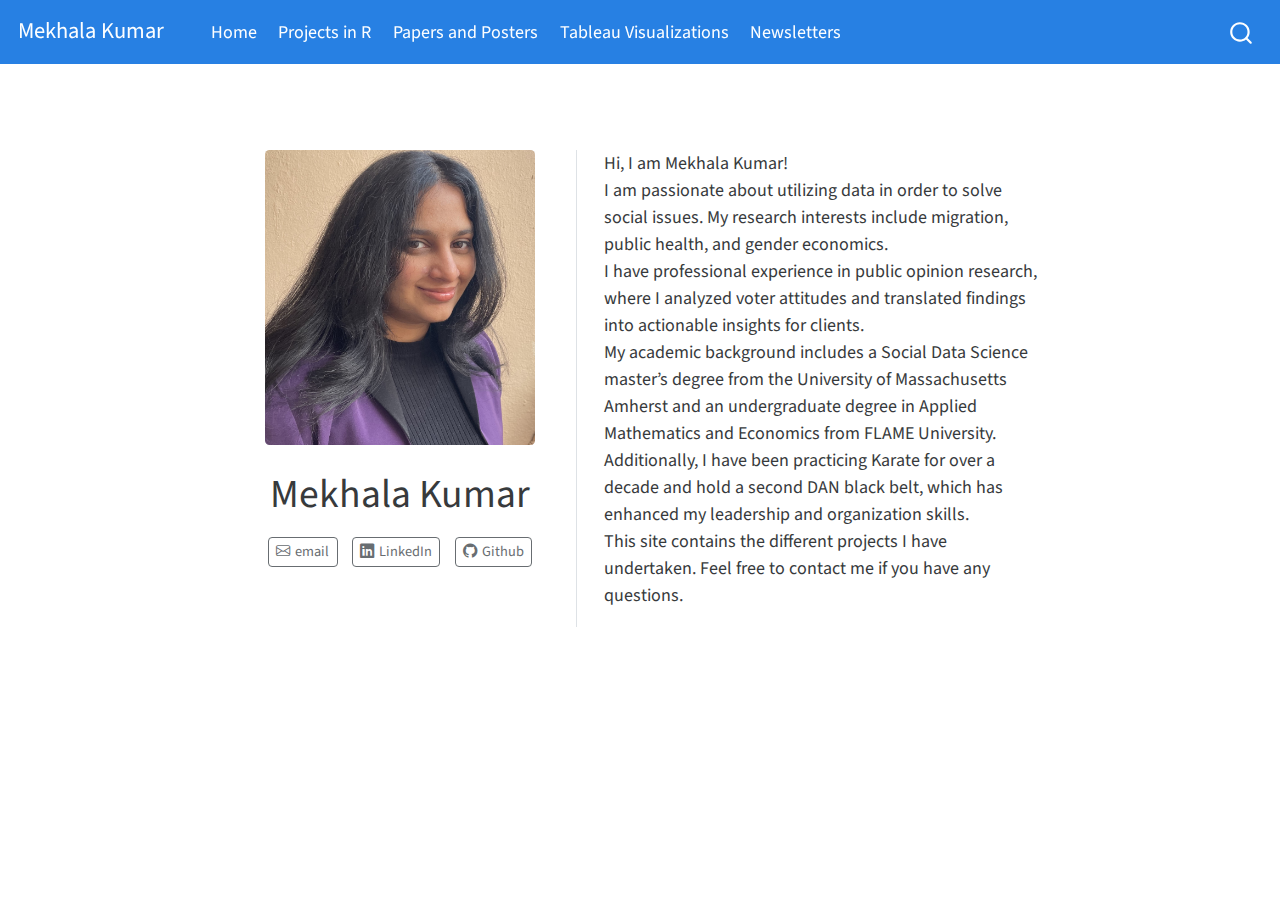
<file: docs/index.html>
<!DOCTYPE html>
<html xmlns="http://www.w3.org/1999/xhtml" lang="en" xml:lang="en"><head>

<meta charset="utf-8">
<meta name="generator" content="quarto-1.1.251">

<meta name="viewport" content="width=device-width, initial-scale=1.0, user-scalable=yes">


<title>Mekhala Kumar</title>
<style>
code{white-space: pre-wrap;}
span.smallcaps{font-variant: small-caps;}
div.columns{display: flex; gap: min(4vw, 1.5em);}
div.column{flex: auto; overflow-x: auto;}
div.hanging-indent{margin-left: 1.5em; text-indent: -1.5em;}
ul.task-list{list-style: none;}
ul.task-list li input[type="checkbox"] {
  width: 0.8em;
  margin: 0 0.8em 0.2em -1.6em;
  vertical-align: middle;
}
</style>


<script src="site_libs/quarto-nav/quarto-nav.js"></script>
<script src="site_libs/quarto-nav/headroom.min.js"></script>
<script src="site_libs/clipboard/clipboard.min.js"></script>
<script src="site_libs/quarto-search/autocomplete.umd.js"></script>
<script src="site_libs/quarto-search/fuse.min.js"></script>
<script src="site_libs/quarto-search/quarto-search.js"></script>
<meta name="quarto:offset" content="./">
<script src="site_libs/quarto-html/quarto.js"></script>
<script src="site_libs/quarto-html/popper.min.js"></script>
<script src="site_libs/quarto-html/tippy.umd.min.js"></script>
<link href="site_libs/quarto-html/tippy.css" rel="stylesheet">
<link href="site_libs/quarto-html/quarto-syntax-highlighting.css" rel="stylesheet" id="quarto-text-highlighting-styles">
<script src="site_libs/bootstrap/bootstrap.min.js"></script>
<link href="site_libs/bootstrap/bootstrap-icons.css" rel="stylesheet">
<link href="site_libs/bootstrap/bootstrap.min.css" rel="stylesheet" id="quarto-bootstrap" data-mode="light">
<script id="quarto-search-options" type="application/json">{
  "location": "navbar",
  "copy-button": false,
  "collapse-after": 3,
  "panel-placement": "end",
  "type": "overlay",
  "limit": 20,
  "language": {
    "search-no-results-text": "No results",
    "search-matching-documents-text": "matching documents",
    "search-copy-link-title": "Copy link to search",
    "search-hide-matches-text": "Hide additional matches",
    "search-more-match-text": "more match in this document",
    "search-more-matches-text": "more matches in this document",
    "search-clear-button-title": "Clear",
    "search-detached-cancel-button-title": "Cancel",
    "search-submit-button-title": "Submit"
  }
}</script>


<link rel="stylesheet" href="styles.css">
</head>

<body class="nav-fixed fullcontent">


<div id="quarto-search-results"></div>
  <header id="quarto-header" class="headroom fixed-top">
    <nav class="navbar navbar-expand-lg navbar-dark ">
      <div class="navbar-container container-fluid">
      <div class="navbar-brand-container">
    <a class="navbar-brand" href="./index.html">
    <span class="navbar-title">Mekhala Kumar</span>
    </a>
  </div>
          <button class="navbar-toggler" type="button" data-bs-toggle="collapse" data-bs-target="#navbarCollapse" aria-controls="navbarCollapse" aria-expanded="false" aria-label="Toggle navigation" onclick="if (window.quartoToggleHeadroom) { window.quartoToggleHeadroom(); }">
  <span class="navbar-toggler-icon"></span>
</button>
          <div class="collapse navbar-collapse" id="navbarCollapse">
            <ul class="navbar-nav navbar-nav-scroll me-auto">
  <li class="nav-item">
    <a class="nav-link active" href="./index.html" aria-current="page">Home</a>
  </li>  
  <li class="nav-item">
    <a class="nav-link" href="./ProjectsinR.html">Projects in R</a>
  </li>  
  <li class="nav-item">
    <a class="nav-link" href="./posters.html">Papers and Posters</a>
  </li>  
  <li class="nav-item">
    <a class="nav-link" href="./Visualizations.html">Tableau Visualizations</a>
  </li>  
  <li class="nav-item">
    <a class="nav-link" href="./newsletters.html">Newsletters</a>
  </li>  
</ul>
              <div id="quarto-search" class="" title="Search"></div>
          </div> <!-- /navcollapse -->
      </div> <!-- /container-fluid -->
    </nav>
</header>
<!-- content -->
<div id="quarto-content" class="quarto-container page-columns page-rows-contents page-layout-article page-navbar">
<!-- sidebar -->
<!-- margin-sidebar -->
    
<!-- main -->
<main class="content" id="quarto-document-content">



<div class="quarto-about-trestles">
  <div class="about-entity">
    <img src="MekhalaKumar.jpg" class="about-image
  rounded " style="width: 15em;">
<header id="title-block-header" class="quarto-title-block default">
<div class="quarto-title">
<h1 class="title">Mekhala Kumar</h1>
</div>
<div class="quarto-title-meta">
  </div>
</header>
    <div class="about-links">
  <a href="mailto:mekhala.j.kumar@gmail.com" class="about-link">
    <i class="bi bi-envelope"></i>
     <span class="about-link-text">email</span>
  </a>
  <a href="https://www.linkedin.com/in/mekhala-kumar/" class="about-link">
    <i class="bi bi-linkedin"></i>
     <span class="about-link-text">LinkedIn</span>
  </a>
  <a href="https://github.com/mekh09" class="about-link">
    <i class="bi bi-github"></i>
     <span class="about-link-text">Github</span>
  </a>
</div>
  </div>
  <div class="about-contents"><div id="ppc">
<p>Hi, I am Mekhala Kumar! <br> I am passionate about utilizing data in order to solve social issues. My research interests include migration, public health, and gender economics.<br> I have professional experience in public opinion research, where I analyzed voter attitudes and translated findings into actionable insights for clients.<br> My academic background includes a Social Data Science master’s degree from the University of Massachusetts Amherst and an undergraduate degree in Applied Mathematics and Economics from FLAME University. <br> Additionally, I have been practicing Karate for over a decade and hold a second DAN black belt, which has enhanced my leadership and organization skills. <br> This site contains the different projects I have undertaken. Feel free to contact me if you have any questions.</p>
</div></div>
</div>





</main> <!-- /main -->
<script id="quarto-html-after-body" type="application/javascript">
window.document.addEventListener("DOMContentLoaded", function (event) {
  const toggleBodyColorMode = (bsSheetEl) => {
    const mode = bsSheetEl.getAttribute("data-mode");
    const bodyEl = window.document.querySelector("body");
    if (mode === "dark") {
      bodyEl.classList.add("quarto-dark");
      bodyEl.classList.remove("quarto-light");
    } else {
      bodyEl.classList.add("quarto-light");
      bodyEl.classList.remove("quarto-dark");
    }
  }
  const toggleBodyColorPrimary = () => {
    const bsSheetEl = window.document.querySelector("link#quarto-bootstrap");
    if (bsSheetEl) {
      toggleBodyColorMode(bsSheetEl);
    }
  }
  toggleBodyColorPrimary();  
  const clipboard = new window.ClipboardJS('.code-copy-button', {
    target: function(trigger) {
      return trigger.previousElementSibling;
    }
  });
  clipboard.on('success', function(e) {
    // button target
    const button = e.trigger;
    // don't keep focus
    button.blur();
    // flash "checked"
    button.classList.add('code-copy-button-checked');
    var currentTitle = button.getAttribute("title");
    button.setAttribute("title", "Copied!");
    setTimeout(function() {
      button.setAttribute("title", currentTitle);
      button.classList.remove('code-copy-button-checked');
    }, 1000);
    // clear code selection
    e.clearSelection();
  });
  function tippyHover(el, contentFn) {
    const config = {
      allowHTML: true,
      content: contentFn,
      maxWidth: 500,
      delay: 100,
      arrow: false,
      appendTo: function(el) {
          return el.parentElement;
      },
      interactive: true,
      interactiveBorder: 10,
      theme: 'quarto',
      placement: 'bottom-start'
    };
    window.tippy(el, config); 
  }
  const noterefs = window.document.querySelectorAll('a[role="doc-noteref"]');
  for (var i=0; i<noterefs.length; i++) {
    const ref = noterefs[i];
    tippyHover(ref, function() {
      // use id or data attribute instead here
      let href = ref.getAttribute('data-footnote-href') || ref.getAttribute('href');
      try { href = new URL(href).hash; } catch {}
      const id = href.replace(/^#\/?/, "");
      const note = window.document.getElementById(id);
      return note.innerHTML;
    });
  }
  var bibliorefs = window.document.querySelectorAll('a[role="doc-biblioref"]');
  for (var i=0; i<bibliorefs.length; i++) {
    const ref = bibliorefs[i];
    const cites = ref.parentNode.getAttribute('data-cites').split(' ');
    tippyHover(ref, function() {
      var popup = window.document.createElement('div');
      cites.forEach(function(cite) {
        var citeDiv = window.document.createElement('div');
        citeDiv.classList.add('hanging-indent');
        citeDiv.classList.add('csl-entry');
        var biblioDiv = window.document.getElementById('ref-' + cite);
        if (biblioDiv) {
          citeDiv.innerHTML = biblioDiv.innerHTML;
        }
        popup.appendChild(citeDiv);
      });
      return popup.innerHTML;
    });
  }
});
</script>
</div> <!-- /content -->



</body></html>
</file>
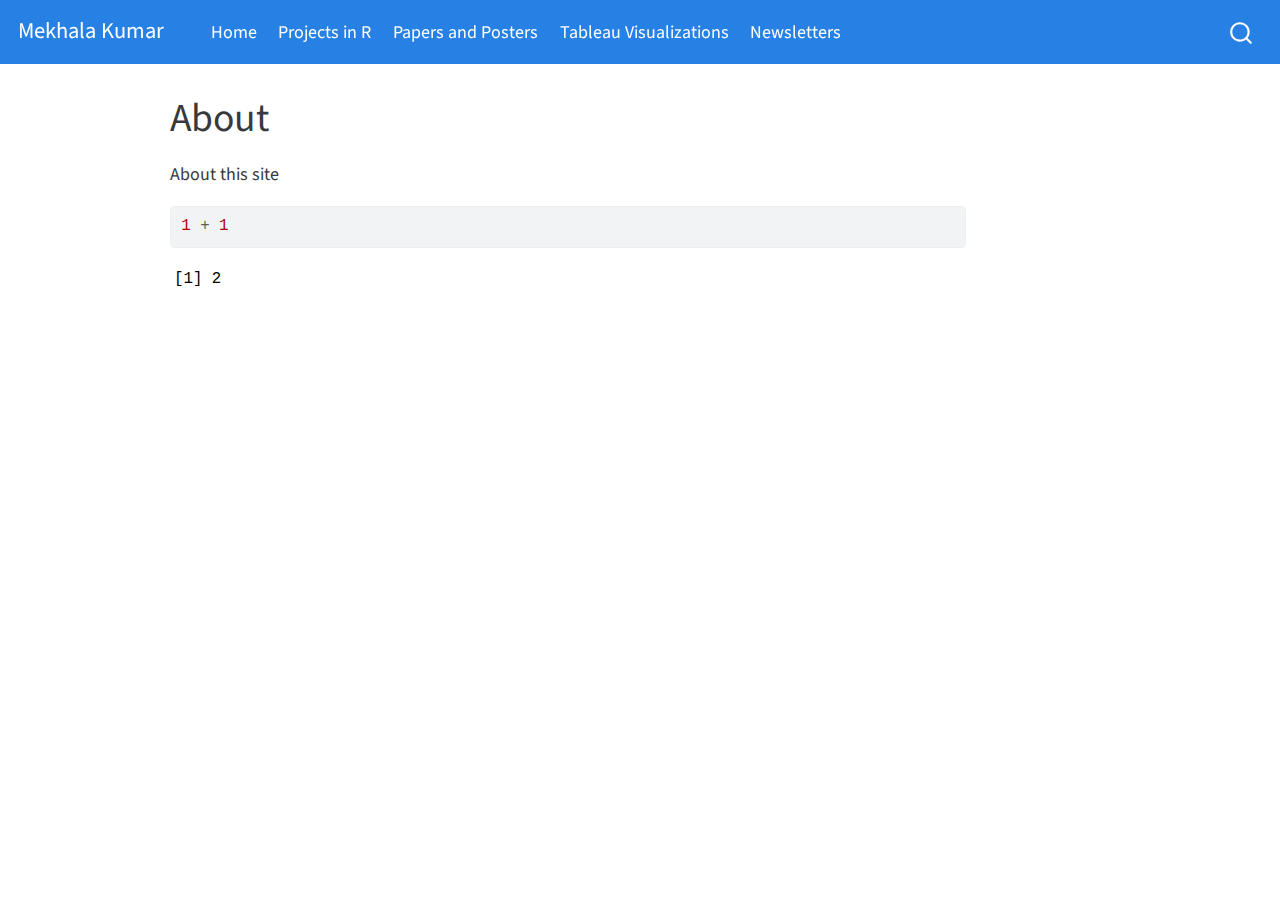
<file: docs/about.html>
<!DOCTYPE html>
<html xmlns="http://www.w3.org/1999/xhtml" lang="en" xml:lang="en"><head>

<meta charset="utf-8">
<meta name="generator" content="quarto-1.1.251">

<meta name="viewport" content="width=device-width, initial-scale=1.0, user-scalable=yes">


<title>Mekhala Kumar - About</title>
<style>
code{white-space: pre-wrap;}
span.smallcaps{font-variant: small-caps;}
div.columns{display: flex; gap: min(4vw, 1.5em);}
div.column{flex: auto; overflow-x: auto;}
div.hanging-indent{margin-left: 1.5em; text-indent: -1.5em;}
ul.task-list{list-style: none;}
ul.task-list li input[type="checkbox"] {
  width: 0.8em;
  margin: 0 0.8em 0.2em -1.6em;
  vertical-align: middle;
}
pre > code.sourceCode { white-space: pre; position: relative; }
pre > code.sourceCode > span { display: inline-block; line-height: 1.25; }
pre > code.sourceCode > span:empty { height: 1.2em; }
.sourceCode { overflow: visible; }
code.sourceCode > span { color: inherit; text-decoration: inherit; }
div.sourceCode { margin: 1em 0; }
pre.sourceCode { margin: 0; }
@media screen {
div.sourceCode { overflow: auto; }
}
@media print {
pre > code.sourceCode { white-space: pre-wrap; }
pre > code.sourceCode > span { text-indent: -5em; padding-left: 5em; }
}
pre.numberSource code
  { counter-reset: source-line 0; }
pre.numberSource code > span
  { position: relative; left: -4em; counter-increment: source-line; }
pre.numberSource code > span > a:first-child::before
  { content: counter(source-line);
    position: relative; left: -1em; text-align: right; vertical-align: baseline;
    border: none; display: inline-block;
    -webkit-touch-callout: none; -webkit-user-select: none;
    -khtml-user-select: none; -moz-user-select: none;
    -ms-user-select: none; user-select: none;
    padding: 0 4px; width: 4em;
    color: #aaaaaa;
  }
pre.numberSource { margin-left: 3em; border-left: 1px solid #aaaaaa;  padding-left: 4px; }
div.sourceCode
  {   }
@media screen {
pre > code.sourceCode > span > a:first-child::before { text-decoration: underline; }
}
code span.al { color: #ff0000; font-weight: bold; } /* Alert */
code span.an { color: #60a0b0; font-weight: bold; font-style: italic; } /* Annotation */
code span.at { color: #7d9029; } /* Attribute */
code span.bn { color: #40a070; } /* BaseN */
code span.bu { color: #008000; } /* BuiltIn */
code span.cf { color: #007020; font-weight: bold; } /* ControlFlow */
code span.ch { color: #4070a0; } /* Char */
code span.cn { color: #880000; } /* Constant */
code span.co { color: #60a0b0; font-style: italic; } /* Comment */
code span.cv { color: #60a0b0; font-weight: bold; font-style: italic; } /* CommentVar */
code span.do { color: #ba2121; font-style: italic; } /* Documentation */
code span.dt { color: #902000; } /* DataType */
code span.dv { color: #40a070; } /* DecVal */
code span.er { color: #ff0000; font-weight: bold; } /* Error */
code span.ex { } /* Extension */
code span.fl { color: #40a070; } /* Float */
code span.fu { color: #06287e; } /* Function */
code span.im { color: #008000; font-weight: bold; } /* Import */
code span.in { color: #60a0b0; font-weight: bold; font-style: italic; } /* Information */
code span.kw { color: #007020; font-weight: bold; } /* Keyword */
code span.op { color: #666666; } /* Operator */
code span.ot { color: #007020; } /* Other */
code span.pp { color: #bc7a00; } /* Preprocessor */
code span.sc { color: #4070a0; } /* SpecialChar */
code span.ss { color: #bb6688; } /* SpecialString */
code span.st { color: #4070a0; } /* String */
code span.va { color: #19177c; } /* Variable */
code span.vs { color: #4070a0; } /* VerbatimString */
code span.wa { color: #60a0b0; font-weight: bold; font-style: italic; } /* Warning */
</style>


<script src="site_libs/quarto-nav/quarto-nav.js"></script>
<script src="site_libs/quarto-nav/headroom.min.js"></script>
<script src="site_libs/clipboard/clipboard.min.js"></script>
<script src="site_libs/quarto-search/autocomplete.umd.js"></script>
<script src="site_libs/quarto-search/fuse.min.js"></script>
<script src="site_libs/quarto-search/quarto-search.js"></script>
<meta name="quarto:offset" content="./">
<script src="site_libs/quarto-html/quarto.js"></script>
<script src="site_libs/quarto-html/popper.min.js"></script>
<script src="site_libs/quarto-html/tippy.umd.min.js"></script>
<script src="site_libs/quarto-html/anchor.min.js"></script>
<link href="site_libs/quarto-html/tippy.css" rel="stylesheet">
<link href="site_libs/quarto-html/quarto-syntax-highlighting.css" rel="stylesheet" id="quarto-text-highlighting-styles">
<script src="site_libs/bootstrap/bootstrap.min.js"></script>
<link href="site_libs/bootstrap/bootstrap-icons.css" rel="stylesheet">
<link href="site_libs/bootstrap/bootstrap.min.css" rel="stylesheet" id="quarto-bootstrap" data-mode="light">
<script id="quarto-search-options" type="application/json">{
  "location": "navbar",
  "copy-button": false,
  "collapse-after": 3,
  "panel-placement": "end",
  "type": "overlay",
  "limit": 20,
  "language": {
    "search-no-results-text": "No results",
    "search-matching-documents-text": "matching documents",
    "search-copy-link-title": "Copy link to search",
    "search-hide-matches-text": "Hide additional matches",
    "search-more-match-text": "more match in this document",
    "search-more-matches-text": "more matches in this document",
    "search-clear-button-title": "Clear",
    "search-detached-cancel-button-title": "Cancel",
    "search-submit-button-title": "Submit"
  }
}</script>


<link rel="stylesheet" href="styles.css">
</head>

<body class="nav-fixed">


<div id="quarto-search-results"></div>
  <header id="quarto-header" class="headroom fixed-top">
    <nav class="navbar navbar-expand-lg navbar-dark ">
      <div class="navbar-container container-fluid">
      <div class="navbar-brand-container">
    <a class="navbar-brand" href="./index.html">
    <span class="navbar-title">Mekhala Kumar</span>
    </a>
  </div>
          <button class="navbar-toggler" type="button" data-bs-toggle="collapse" data-bs-target="#navbarCollapse" aria-controls="navbarCollapse" aria-expanded="false" aria-label="Toggle navigation" onclick="if (window.quartoToggleHeadroom) { window.quartoToggleHeadroom(); }">
  <span class="navbar-toggler-icon"></span>
</button>
          <div class="collapse navbar-collapse" id="navbarCollapse">
            <ul class="navbar-nav navbar-nav-scroll me-auto">
  <li class="nav-item">
    <a class="nav-link" href="./index.html">Home</a>
  </li>  
  <li class="nav-item">
    <a class="nav-link" href="./ProjectsinR.html">Projects in R</a>
  </li>  
  <li class="nav-item">
    <a class="nav-link" href="./posters.html">Papers and Posters</a>
  </li>  
  <li class="nav-item">
    <a class="nav-link" href="./Visualizations.html">Tableau Visualizations</a>
  </li>  
  <li class="nav-item">
    <a class="nav-link" href="./newsletters.html">Newsletters</a>
  </li>  
</ul>
              <div id="quarto-search" class="" title="Search"></div>
          </div> <!-- /navcollapse -->
      </div> <!-- /container-fluid -->
    </nav>
</header>
<!-- content -->
<div id="quarto-content" class="quarto-container page-columns page-rows-contents page-layout-article page-navbar">
<!-- sidebar -->
<!-- margin-sidebar -->
    <div id="quarto-margin-sidebar" class="sidebar margin-sidebar">
        
    </div>
<!-- main -->
<main class="content" id="quarto-document-content">

<header id="title-block-header" class="quarto-title-block default">
<div class="quarto-title">
<h1 class="title">About</h1>
</div>



<div class="quarto-title-meta">

    
    
  </div>
  

</header>

<p>About this site</p>
<div class="cell">
<div class="sourceCode cell-code" id="cb1"><pre class="sourceCode r code-with-copy"><code class="sourceCode r"><span id="cb1-1"><a href="#cb1-1" aria-hidden="true" tabindex="-1"></a><span class="dv">1</span> <span class="sc">+</span> <span class="dv">1</span></span></code><button title="Copy to Clipboard" class="code-copy-button"><i class="bi"></i></button></pre></div>
<div class="cell-output cell-output-stdout">
<pre><code>[1] 2</code></pre>
</div>
</div>



</main> <!-- /main -->
<script id="quarto-html-after-body" type="application/javascript">
window.document.addEventListener("DOMContentLoaded", function (event) {
  const toggleBodyColorMode = (bsSheetEl) => {
    const mode = bsSheetEl.getAttribute("data-mode");
    const bodyEl = window.document.querySelector("body");
    if (mode === "dark") {
      bodyEl.classList.add("quarto-dark");
      bodyEl.classList.remove("quarto-light");
    } else {
      bodyEl.classList.add("quarto-light");
      bodyEl.classList.remove("quarto-dark");
    }
  }
  const toggleBodyColorPrimary = () => {
    const bsSheetEl = window.document.querySelector("link#quarto-bootstrap");
    if (bsSheetEl) {
      toggleBodyColorMode(bsSheetEl);
    }
  }
  toggleBodyColorPrimary();  
  const icon = "";
  const anchorJS = new window.AnchorJS();
  anchorJS.options = {
    placement: 'right',
    icon: icon
  };
  anchorJS.add('.anchored');
  const clipboard = new window.ClipboardJS('.code-copy-button', {
    target: function(trigger) {
      return trigger.previousElementSibling;
    }
  });
  clipboard.on('success', function(e) {
    // button target
    const button = e.trigger;
    // don't keep focus
    button.blur();
    // flash "checked"
    button.classList.add('code-copy-button-checked');
    var currentTitle = button.getAttribute("title");
    button.setAttribute("title", "Copied!");
    setTimeout(function() {
      button.setAttribute("title", currentTitle);
      button.classList.remove('code-copy-button-checked');
    }, 1000);
    // clear code selection
    e.clearSelection();
  });
  function tippyHover(el, contentFn) {
    const config = {
      allowHTML: true,
      content: contentFn,
      maxWidth: 500,
      delay: 100,
      arrow: false,
      appendTo: function(el) {
          return el.parentElement;
      },
      interactive: true,
      interactiveBorder: 10,
      theme: 'quarto',
      placement: 'bottom-start'
    };
    window.tippy(el, config); 
  }
  const noterefs = window.document.querySelectorAll('a[role="doc-noteref"]');
  for (var i=0; i<noterefs.length; i++) {
    const ref = noterefs[i];
    tippyHover(ref, function() {
      // use id or data attribute instead here
      let href = ref.getAttribute('data-footnote-href') || ref.getAttribute('href');
      try { href = new URL(href).hash; } catch {}
      const id = href.replace(/^#\/?/, "");
      const note = window.document.getElementById(id);
      return note.innerHTML;
    });
  }
  var bibliorefs = window.document.querySelectorAll('a[role="doc-biblioref"]');
  for (var i=0; i<bibliorefs.length; i++) {
    const ref = bibliorefs[i];
    const cites = ref.parentNode.getAttribute('data-cites').split(' ');
    tippyHover(ref, function() {
      var popup = window.document.createElement('div');
      cites.forEach(function(cite) {
        var citeDiv = window.document.createElement('div');
        citeDiv.classList.add('hanging-indent');
        citeDiv.classList.add('csl-entry');
        var biblioDiv = window.document.getElementById('ref-' + cite);
        if (biblioDiv) {
          citeDiv.innerHTML = biblioDiv.innerHTML;
        }
        popup.appendChild(citeDiv);
      });
      return popup.innerHTML;
    });
  }
});
</script>
</div> <!-- /content -->



</body></html>
</file>
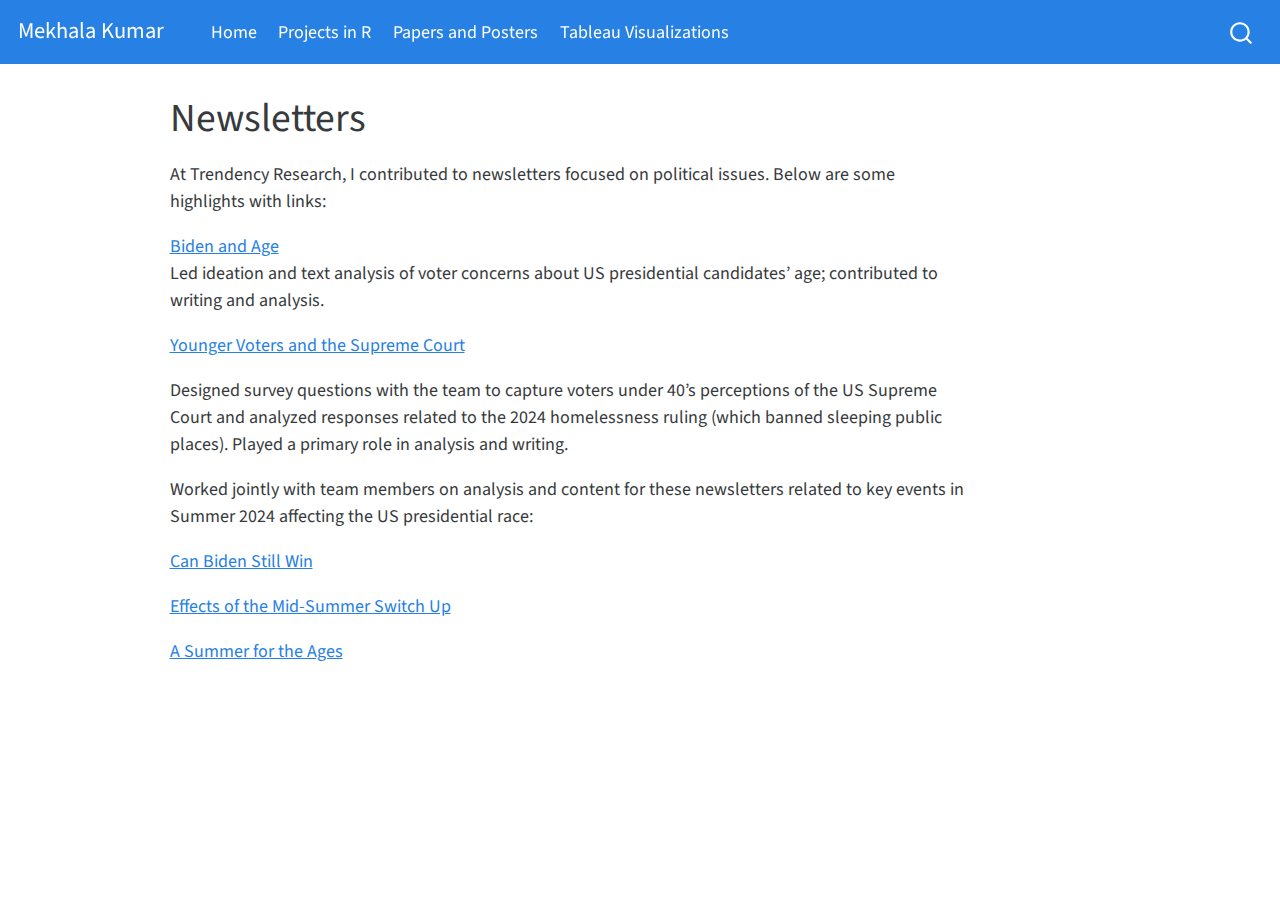
<file: docs/newsletters.html>
<!DOCTYPE html>
<html xmlns="http://www.w3.org/1999/xhtml" lang="en" xml:lang="en"><head>

<meta charset="utf-8">
<meta name="generator" content="quarto-1.1.251">

<meta name="viewport" content="width=device-width, initial-scale=1.0, user-scalable=yes">


<title>Mekhala Kumar - Newsletters</title>
<style>
code{white-space: pre-wrap;}
span.smallcaps{font-variant: small-caps;}
div.columns{display: flex; gap: min(4vw, 1.5em);}
div.column{flex: auto; overflow-x: auto;}
div.hanging-indent{margin-left: 1.5em; text-indent: -1.5em;}
ul.task-list{list-style: none;}
ul.task-list li input[type="checkbox"] {
  width: 0.8em;
  margin: 0 0.8em 0.2em -1.6em;
  vertical-align: middle;
}
</style>


<script src="site_libs/quarto-nav/quarto-nav.js"></script>
<script src="site_libs/quarto-nav/headroom.min.js"></script>
<script src="site_libs/clipboard/clipboard.min.js"></script>
<script src="site_libs/quarto-search/autocomplete.umd.js"></script>
<script src="site_libs/quarto-search/fuse.min.js"></script>
<script src="site_libs/quarto-search/quarto-search.js"></script>
<meta name="quarto:offset" content="./">
<script src="site_libs/quarto-html/quarto.js"></script>
<script src="site_libs/quarto-html/popper.min.js"></script>
<script src="site_libs/quarto-html/tippy.umd.min.js"></script>
<script src="site_libs/quarto-html/anchor.min.js"></script>
<link href="site_libs/quarto-html/tippy.css" rel="stylesheet">
<link href="site_libs/quarto-html/quarto-syntax-highlighting.css" rel="stylesheet" id="quarto-text-highlighting-styles">
<script src="site_libs/bootstrap/bootstrap.min.js"></script>
<link href="site_libs/bootstrap/bootstrap-icons.css" rel="stylesheet">
<link href="site_libs/bootstrap/bootstrap.min.css" rel="stylesheet" id="quarto-bootstrap" data-mode="light">
<script id="quarto-search-options" type="application/json">{
  "location": "navbar",
  "copy-button": false,
  "collapse-after": 3,
  "panel-placement": "end",
  "type": "overlay",
  "limit": 20,
  "language": {
    "search-no-results-text": "No results",
    "search-matching-documents-text": "matching documents",
    "search-copy-link-title": "Copy link to search",
    "search-hide-matches-text": "Hide additional matches",
    "search-more-match-text": "more match in this document",
    "search-more-matches-text": "more matches in this document",
    "search-clear-button-title": "Clear",
    "search-detached-cancel-button-title": "Cancel",
    "search-submit-button-title": "Submit"
  }
}</script>


<link rel="stylesheet" href="styles.css">
</head>

<body class="nav-fixed">


<div id="quarto-search-results"></div>
  <header id="quarto-header" class="headroom fixed-top">
    <nav class="navbar navbar-expand-lg navbar-dark ">
      <div class="navbar-container container-fluid">
      <div class="navbar-brand-container">
    <a class="navbar-brand" href="./index.html">
    <span class="navbar-title">Mekhala Kumar</span>
    </a>
  </div>
          <button class="navbar-toggler" type="button" data-bs-toggle="collapse" data-bs-target="#navbarCollapse" aria-controls="navbarCollapse" aria-expanded="false" aria-label="Toggle navigation" onclick="if (window.quartoToggleHeadroom) { window.quartoToggleHeadroom(); }">
  <span class="navbar-toggler-icon"></span>
</button>
          <div class="collapse navbar-collapse" id="navbarCollapse">
            <ul class="navbar-nav navbar-nav-scroll me-auto">
  <li class="nav-item">
    <a class="nav-link" href="./index.html">Home</a>
  </li>  
  <li class="nav-item">
    <a class="nav-link" href="./ProjectsinR.html">Projects in R</a>
  </li>  
  <li class="nav-item">
    <a class="nav-link" href="./posters.html">Papers and Posters</a>
  </li>  
  <li class="nav-item">
    <a class="nav-link" href="./Visualizations.html">Tableau Visualizations</a>
  </li>  
</ul>
              <div id="quarto-search" class="" title="Search"></div>
          </div> <!-- /navcollapse -->
      </div> <!-- /container-fluid -->
    </nav>
</header>
<!-- content -->
<div id="quarto-content" class="quarto-container page-columns page-rows-contents page-layout-article page-navbar">
<!-- sidebar -->
<!-- margin-sidebar -->
    <div id="quarto-margin-sidebar" class="sidebar margin-sidebar">
        
    </div>
<!-- main -->
<main class="content" id="quarto-document-content">

<header id="title-block-header" class="quarto-title-block default">
<div class="quarto-title">
<h1 class="title">Newsletters</h1>
</div>



<div class="quarto-title-meta">

    
    
  </div>
  

</header>

<p>At Trendency Research, I contributed to newsletters focused on political issues. Below are some highlights with links:</p>
<p><a href="https://polticial-trendwatch.beehiiv.com/p/biden-age">Biden and Age</a><br>
Led ideation and text analysis of voter concerns about US presidential candidates’ age; contributed to writing and analysis.</p>
<p><a href="https://polticial-trendwatch.beehiiv.com/p/younger-voters-supreme-court">Younger Voters and the Supreme Court</a></p>
<p>Designed survey questions with the team to capture voters under 40’s perceptions of the US Supreme Court and analyzed responses related to the 2024 homelessness ruling (which banned sleeping public places). Played a primary role in analysis and writing.</p>
<p>Worked jointly with team members on analysis and content for these newsletters related to key events in Summer 2024 affecting the US presidential race:</p>
<p><a href="https://polticial-trendwatch.beehiiv.com/p/can-biden-still-win">Can Biden Still Win</a></p>
<p><a href="https://polticial-trendwatch.beehiiv.com/p/effects-midsummer-switchup">Effects of the Mid-Summer Switch Up</a></p>
<p><a href="https://polticial-trendwatch.beehiiv.com/p/summer-ages">A Summer for the Ages</a></p>



</main> <!-- /main -->
<script id="quarto-html-after-body" type="application/javascript">
window.document.addEventListener("DOMContentLoaded", function (event) {
  const toggleBodyColorMode = (bsSheetEl) => {
    const mode = bsSheetEl.getAttribute("data-mode");
    const bodyEl = window.document.querySelector("body");
    if (mode === "dark") {
      bodyEl.classList.add("quarto-dark");
      bodyEl.classList.remove("quarto-light");
    } else {
      bodyEl.classList.add("quarto-light");
      bodyEl.classList.remove("quarto-dark");
    }
  }
  const toggleBodyColorPrimary = () => {
    const bsSheetEl = window.document.querySelector("link#quarto-bootstrap");
    if (bsSheetEl) {
      toggleBodyColorMode(bsSheetEl);
    }
  }
  toggleBodyColorPrimary();  
  const icon = "";
  const anchorJS = new window.AnchorJS();
  anchorJS.options = {
    placement: 'right',
    icon: icon
  };
  anchorJS.add('.anchored');
  const clipboard = new window.ClipboardJS('.code-copy-button', {
    target: function(trigger) {
      return trigger.previousElementSibling;
    }
  });
  clipboard.on('success', function(e) {
    // button target
    const button = e.trigger;
    // don't keep focus
    button.blur();
    // flash "checked"
    button.classList.add('code-copy-button-checked');
    var currentTitle = button.getAttribute("title");
    button.setAttribute("title", "Copied!");
    setTimeout(function() {
      button.setAttribute("title", currentTitle);
      button.classList.remove('code-copy-button-checked');
    }, 1000);
    // clear code selection
    e.clearSelection();
  });
  function tippyHover(el, contentFn) {
    const config = {
      allowHTML: true,
      content: contentFn,
      maxWidth: 500,
      delay: 100,
      arrow: false,
      appendTo: function(el) {
          return el.parentElement;
      },
      interactive: true,
      interactiveBorder: 10,
      theme: 'quarto',
      placement: 'bottom-start'
    };
    window.tippy(el, config); 
  }
  const noterefs = window.document.querySelectorAll('a[role="doc-noteref"]');
  for (var i=0; i<noterefs.length; i++) {
    const ref = noterefs[i];
    tippyHover(ref, function() {
      // use id or data attribute instead here
      let href = ref.getAttribute('data-footnote-href') || ref.getAttribute('href');
      try { href = new URL(href).hash; } catch {}
      const id = href.replace(/^#\/?/, "");
      const note = window.document.getElementById(id);
      return note.innerHTML;
    });
  }
  var bibliorefs = window.document.querySelectorAll('a[role="doc-biblioref"]');
  for (var i=0; i<bibliorefs.length; i++) {
    const ref = bibliorefs[i];
    const cites = ref.parentNode.getAttribute('data-cites').split(' ');
    tippyHover(ref, function() {
      var popup = window.document.createElement('div');
      cites.forEach(function(cite) {
        var citeDiv = window.document.createElement('div');
        citeDiv.classList.add('hanging-indent');
        citeDiv.classList.add('csl-entry');
        var biblioDiv = window.document.getElementById('ref-' + cite);
        if (biblioDiv) {
          citeDiv.innerHTML = biblioDiv.innerHTML;
        }
        popup.appendChild(citeDiv);
      });
      return popup.innerHTML;
    });
  }
});
</script>
</div> <!-- /content -->



</body></html>
</file>
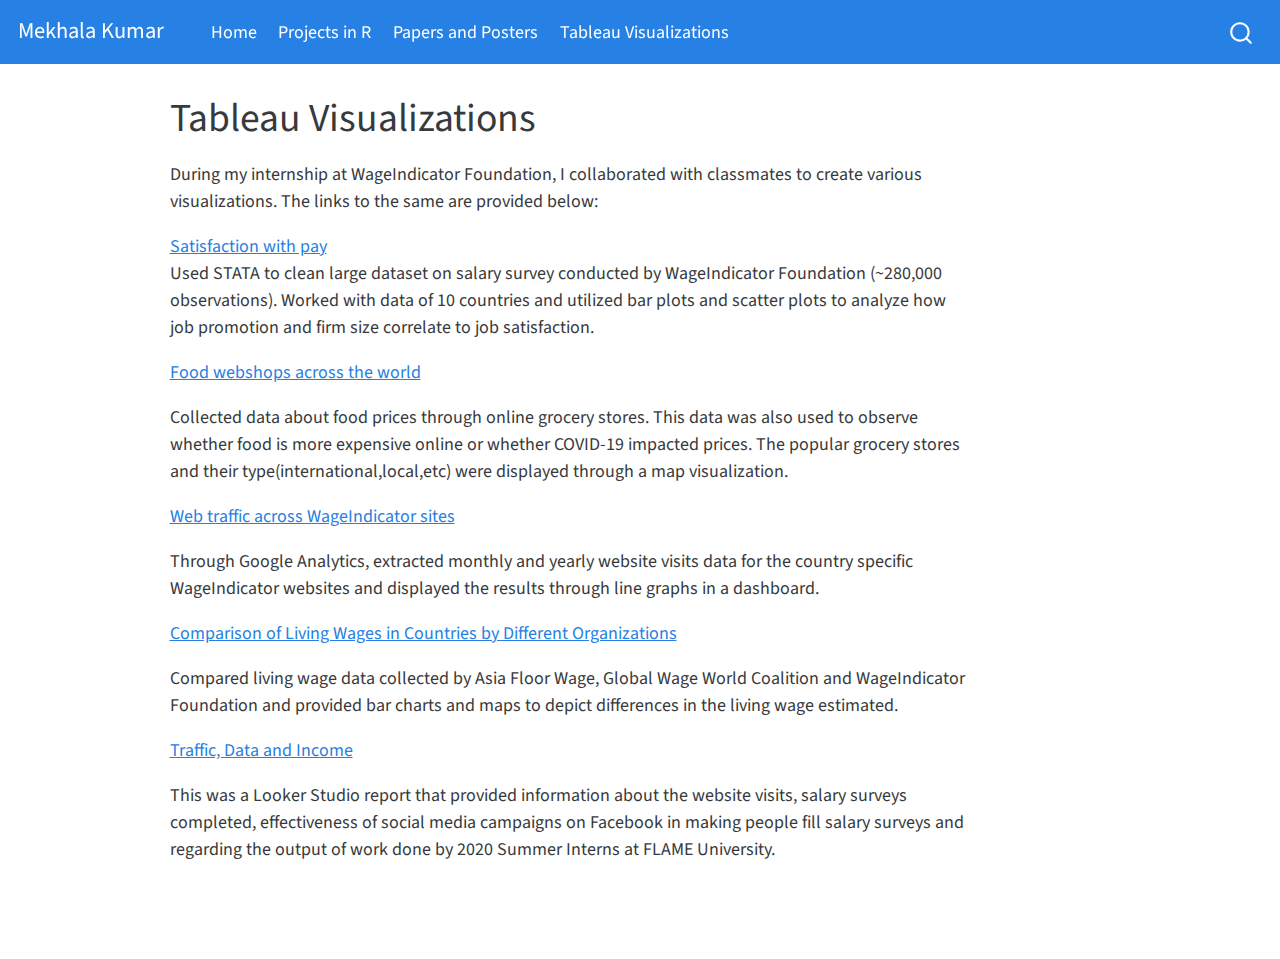
<file: docs/Visualizations.html>
<!DOCTYPE html>
<html xmlns="http://www.w3.org/1999/xhtml" lang="en" xml:lang="en"><head>

<meta charset="utf-8">
<meta name="generator" content="quarto-1.1.251">

<meta name="viewport" content="width=device-width, initial-scale=1.0, user-scalable=yes">


<title>Mekhala Kumar - Tableau Visualizations</title>
<style>
code{white-space: pre-wrap;}
span.smallcaps{font-variant: small-caps;}
div.columns{display: flex; gap: min(4vw, 1.5em);}
div.column{flex: auto; overflow-x: auto;}
div.hanging-indent{margin-left: 1.5em; text-indent: -1.5em;}
ul.task-list{list-style: none;}
ul.task-list li input[type="checkbox"] {
  width: 0.8em;
  margin: 0 0.8em 0.2em -1.6em;
  vertical-align: middle;
}
</style>


<script src="site_libs/quarto-nav/quarto-nav.js"></script>
<script src="site_libs/quarto-nav/headroom.min.js"></script>
<script src="site_libs/clipboard/clipboard.min.js"></script>
<script src="site_libs/quarto-search/autocomplete.umd.js"></script>
<script src="site_libs/quarto-search/fuse.min.js"></script>
<script src="site_libs/quarto-search/quarto-search.js"></script>
<meta name="quarto:offset" content="./">
<script src="site_libs/quarto-html/quarto.js"></script>
<script src="site_libs/quarto-html/popper.min.js"></script>
<script src="site_libs/quarto-html/tippy.umd.min.js"></script>
<script src="site_libs/quarto-html/anchor.min.js"></script>
<link href="site_libs/quarto-html/tippy.css" rel="stylesheet">
<link href="site_libs/quarto-html/quarto-syntax-highlighting.css" rel="stylesheet" id="quarto-text-highlighting-styles">
<script src="site_libs/bootstrap/bootstrap.min.js"></script>
<link href="site_libs/bootstrap/bootstrap-icons.css" rel="stylesheet">
<link href="site_libs/bootstrap/bootstrap.min.css" rel="stylesheet" id="quarto-bootstrap" data-mode="light">
<script id="quarto-search-options" type="application/json">{
  "location": "navbar",
  "copy-button": false,
  "collapse-after": 3,
  "panel-placement": "end",
  "type": "overlay",
  "limit": 20,
  "language": {
    "search-no-results-text": "No results",
    "search-matching-documents-text": "matching documents",
    "search-copy-link-title": "Copy link to search",
    "search-hide-matches-text": "Hide additional matches",
    "search-more-match-text": "more match in this document",
    "search-more-matches-text": "more matches in this document",
    "search-clear-button-title": "Clear",
    "search-detached-cancel-button-title": "Cancel",
    "search-submit-button-title": "Submit"
  }
}</script>


<link rel="stylesheet" href="styles.css">
</head>

<body class="nav-fixed">


<div id="quarto-search-results"></div>
  <header id="quarto-header" class="headroom fixed-top">
    <nav class="navbar navbar-expand-lg navbar-dark ">
      <div class="navbar-container container-fluid">
      <div class="navbar-brand-container">
    <a class="navbar-brand" href="./index.html">
    <span class="navbar-title">Mekhala Kumar</span>
    </a>
  </div>
          <button class="navbar-toggler" type="button" data-bs-toggle="collapse" data-bs-target="#navbarCollapse" aria-controls="navbarCollapse" aria-expanded="false" aria-label="Toggle navigation" onclick="if (window.quartoToggleHeadroom) { window.quartoToggleHeadroom(); }">
  <span class="navbar-toggler-icon"></span>
</button>
          <div class="collapse navbar-collapse" id="navbarCollapse">
            <ul class="navbar-nav navbar-nav-scroll me-auto">
  <li class="nav-item">
    <a class="nav-link" href="./index.html">Home</a>
  </li>  
  <li class="nav-item">
    <a class="nav-link" href="./ProjectsinR.html">Projects in R</a>
  </li>  
  <li class="nav-item">
    <a class="nav-link" href="./posters.html">Papers and Posters</a>
  </li>  
  <li class="nav-item">
    <a class="nav-link active" href="./Visualizations.html" aria-current="page">Tableau Visualizations</a>
  </li>  
</ul>
              <div id="quarto-search" class="" title="Search"></div>
          </div> <!-- /navcollapse -->
      </div> <!-- /container-fluid -->
    </nav>
</header>
<!-- content -->
<div id="quarto-content" class="quarto-container page-columns page-rows-contents page-layout-article page-navbar">
<!-- sidebar -->
<!-- margin-sidebar -->
    <div id="quarto-margin-sidebar" class="sidebar margin-sidebar">
        
    </div>
<!-- main -->
<main class="content" id="quarto-document-content">

<header id="title-block-header" class="quarto-title-block default">
<div class="quarto-title">
<h1 class="title">Tableau Visualizations</h1>
</div>



<div class="quarto-title-meta">

    
    
  </div>
  

</header>

<p>During my internship at WageIndicator Foundation, I collaborated with classmates to create various visualizations. The links to the same are provided below:</p>
<p><a href="https://wageindicator.org/salary/Salarycheckers/when-satisfied-with-pay">Satisfaction with pay</a><br>
Used STATA to clean large dataset on salary survey conducted by WageIndicator Foundation (~280,000 observations). Worked with data of 10 countries and utilized bar plots and scatter plots to analyze how job promotion and firm size correlate to job satisfaction.</p>
<p><a href="https://wageindicator.org/salary/living-wage/database-access/food-web-shops-around-the-world">Food webshops across the world</a></p>
<p>Collected data about food prices through online grocery stores. This data was also used to observe whether food is more expensive online or whether COVID-19 impacted prices. The popular grocery stores and their type(international,local,etc) were displayed through a map visualization.</p>
<p><a href="https://wageindicator.org/about/news/overview-wageindicator-newsletters/web-traffic-national-wageindicator-websites-2012-2019">Web traffic across WageIndicator sites</a> &nbsp;</p>
<p>Through Google Analytics, extracted monthly and yearly website visits data for the country specific WageIndicator websites and displayed the results through line graphs in a dashboard.</p>
<p><a href="https://wageindicator.org/salary/living-wage/living-wage-comparison-wageindicator-versus-global-living-wage-coalition-and-asian-floor-wage-a-study">Comparison of Living Wages in Countries by Different Organizations</a> &nbsp;</p>
<p>Compared living wage data collected by Asia Floor Wage, Global Wage World Coalition and WageIndicator Foundation and provided bar charts and maps to depict differences in the living wage estimated.</p>
<p><a href="https://lookerstudio.google.com/u/1/reporting/d15e9cec-c6f5-4860-ad60-090249305c57/page/4U6PB">Traffic, Data and Income</a></p>
<p>This was a Looker Studio report that provided information about the website visits, salary surveys completed, effectiveness of social media campaigns on Facebook in making people fill salary surveys and regarding the output of work done by 2020 Summer Interns at FLAME University.</p>



</main> <!-- /main -->
<script id="quarto-html-after-body" type="application/javascript">
window.document.addEventListener("DOMContentLoaded", function (event) {
  const toggleBodyColorMode = (bsSheetEl) => {
    const mode = bsSheetEl.getAttribute("data-mode");
    const bodyEl = window.document.querySelector("body");
    if (mode === "dark") {
      bodyEl.classList.add("quarto-dark");
      bodyEl.classList.remove("quarto-light");
    } else {
      bodyEl.classList.add("quarto-light");
      bodyEl.classList.remove("quarto-dark");
    }
  }
  const toggleBodyColorPrimary = () => {
    const bsSheetEl = window.document.querySelector("link#quarto-bootstrap");
    if (bsSheetEl) {
      toggleBodyColorMode(bsSheetEl);
    }
  }
  toggleBodyColorPrimary();  
  const icon = "";
  const anchorJS = new window.AnchorJS();
  anchorJS.options = {
    placement: 'right',
    icon: icon
  };
  anchorJS.add('.anchored');
  const clipboard = new window.ClipboardJS('.code-copy-button', {
    target: function(trigger) {
      return trigger.previousElementSibling;
    }
  });
  clipboard.on('success', function(e) {
    // button target
    const button = e.trigger;
    // don't keep focus
    button.blur();
    // flash "checked"
    button.classList.add('code-copy-button-checked');
    var currentTitle = button.getAttribute("title");
    button.setAttribute("title", "Copied!");
    setTimeout(function() {
      button.setAttribute("title", currentTitle);
      button.classList.remove('code-copy-button-checked');
    }, 1000);
    // clear code selection
    e.clearSelection();
  });
  function tippyHover(el, contentFn) {
    const config = {
      allowHTML: true,
      content: contentFn,
      maxWidth: 500,
      delay: 100,
      arrow: false,
      appendTo: function(el) {
          return el.parentElement;
      },
      interactive: true,
      interactiveBorder: 10,
      theme: 'quarto',
      placement: 'bottom-start'
    };
    window.tippy(el, config); 
  }
  const noterefs = window.document.querySelectorAll('a[role="doc-noteref"]');
  for (var i=0; i<noterefs.length; i++) {
    const ref = noterefs[i];
    tippyHover(ref, function() {
      // use id or data attribute instead here
      let href = ref.getAttribute('data-footnote-href') || ref.getAttribute('href');
      try { href = new URL(href).hash; } catch {}
      const id = href.replace(/^#\/?/, "");
      const note = window.document.getElementById(id);
      return note.innerHTML;
    });
  }
  var bibliorefs = window.document.querySelectorAll('a[role="doc-biblioref"]');
  for (var i=0; i<bibliorefs.length; i++) {
    const ref = bibliorefs[i];
    const cites = ref.parentNode.getAttribute('data-cites').split(' ');
    tippyHover(ref, function() {
      var popup = window.document.createElement('div');
      cites.forEach(function(cite) {
        var citeDiv = window.document.createElement('div');
        citeDiv.classList.add('hanging-indent');
        citeDiv.classList.add('csl-entry');
        var biblioDiv = window.document.getElementById('ref-' + cite);
        if (biblioDiv) {
          citeDiv.innerHTML = biblioDiv.innerHTML;
        }
        popup.appendChild(citeDiv);
      });
      return popup.innerHTML;
    });
  }
});
</script>
</div> <!-- /content -->



</body></html>
</file>
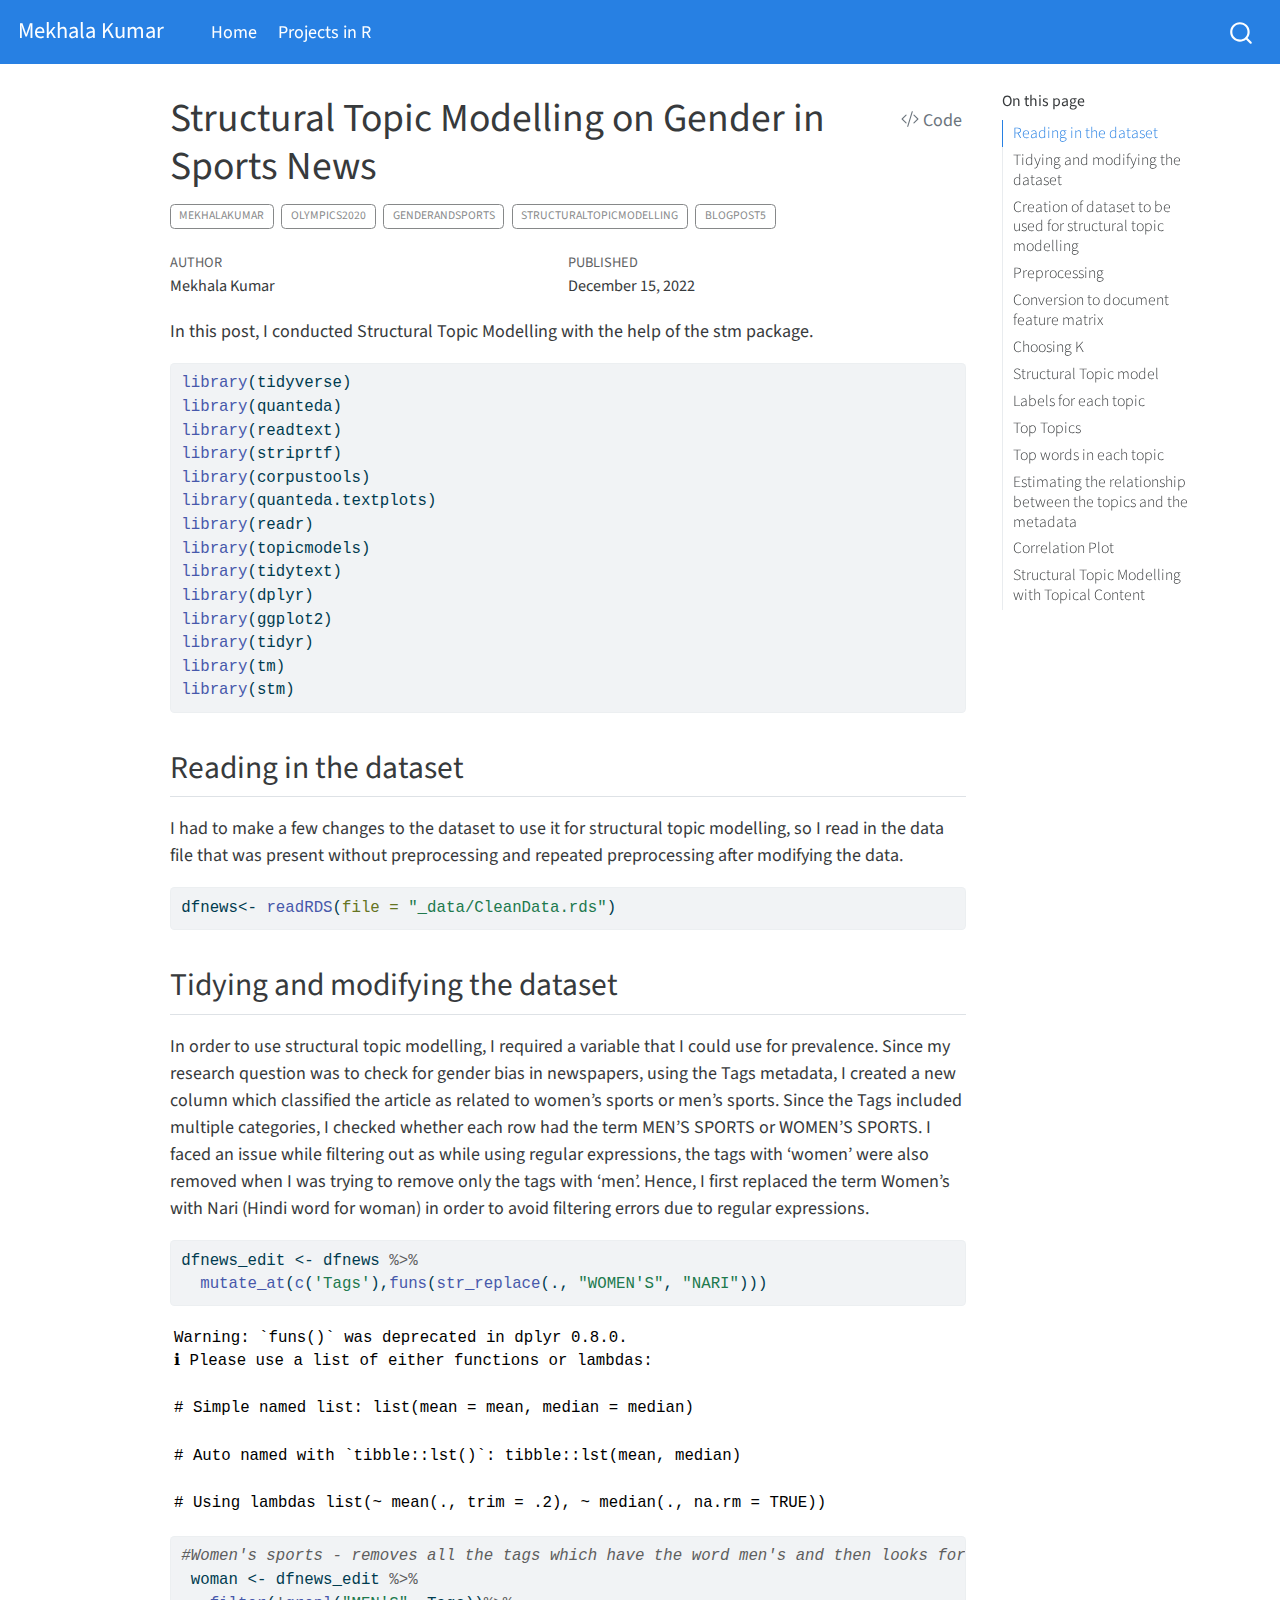
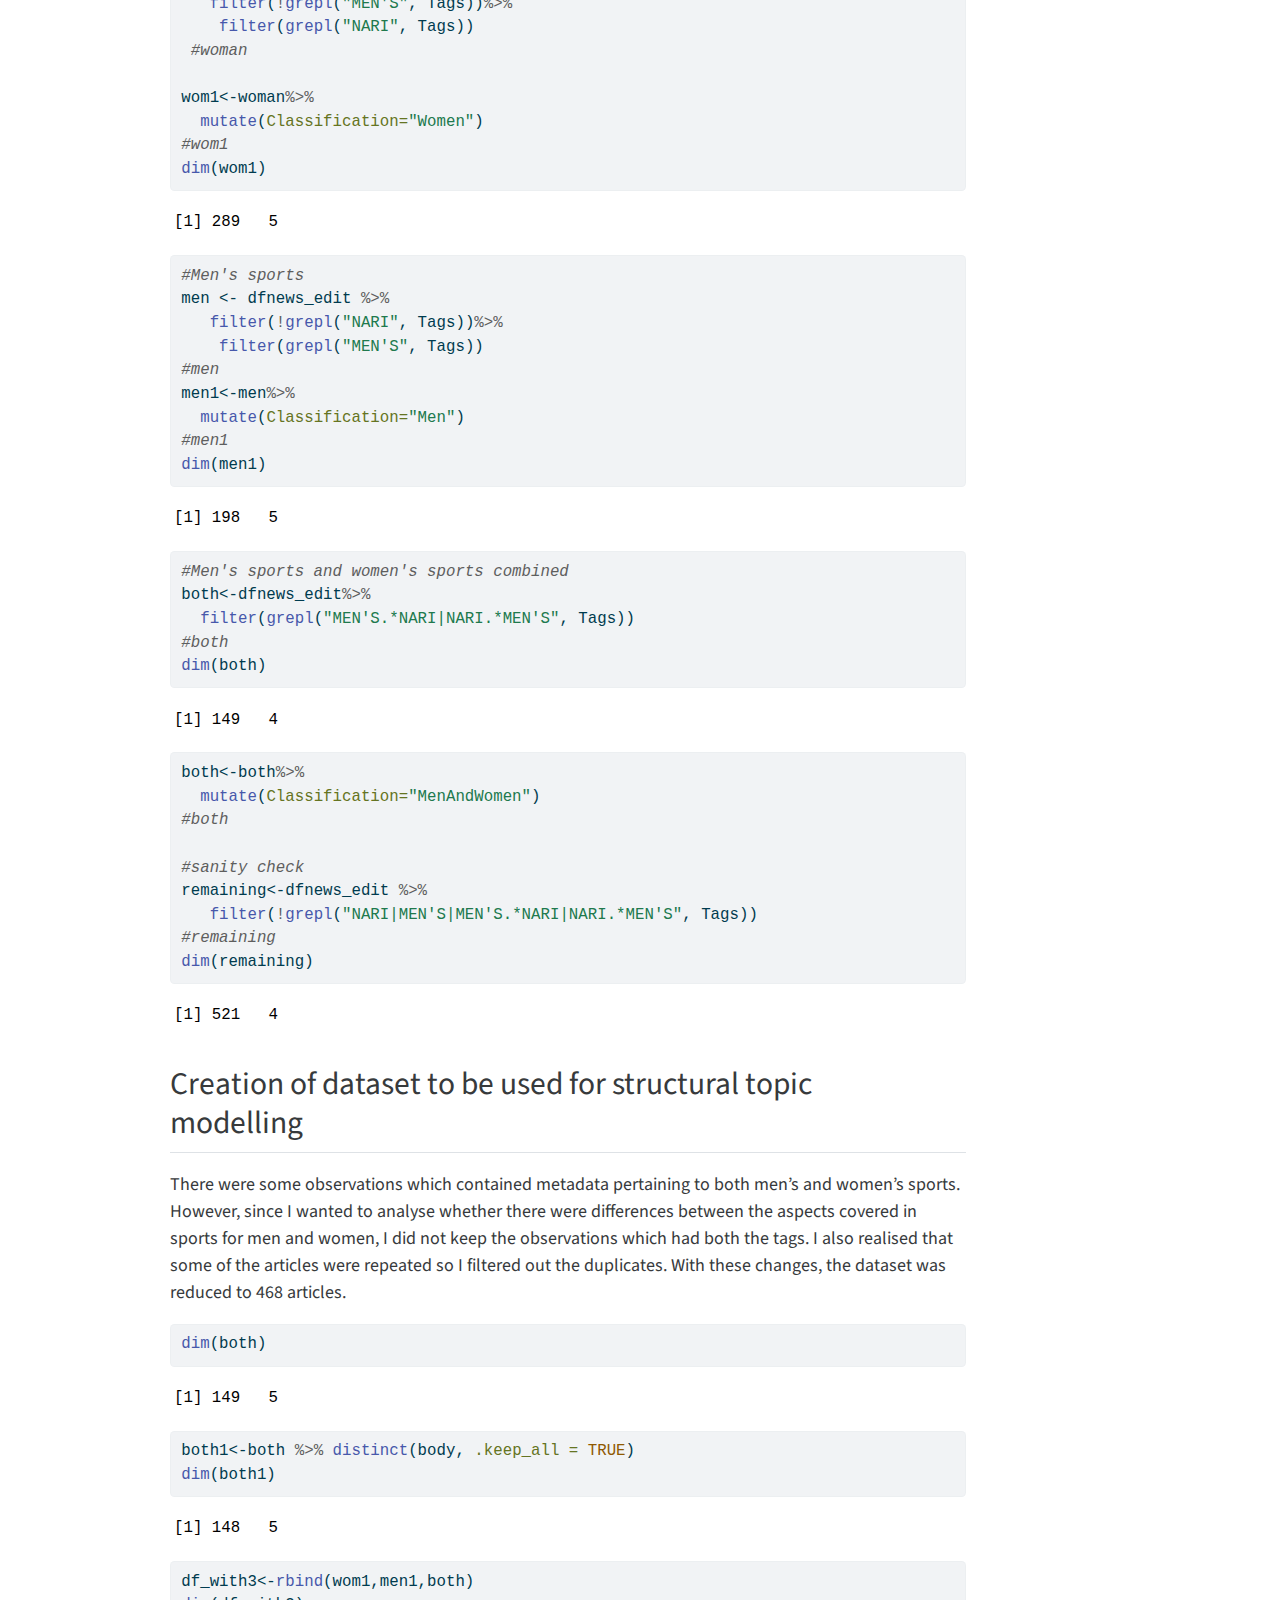
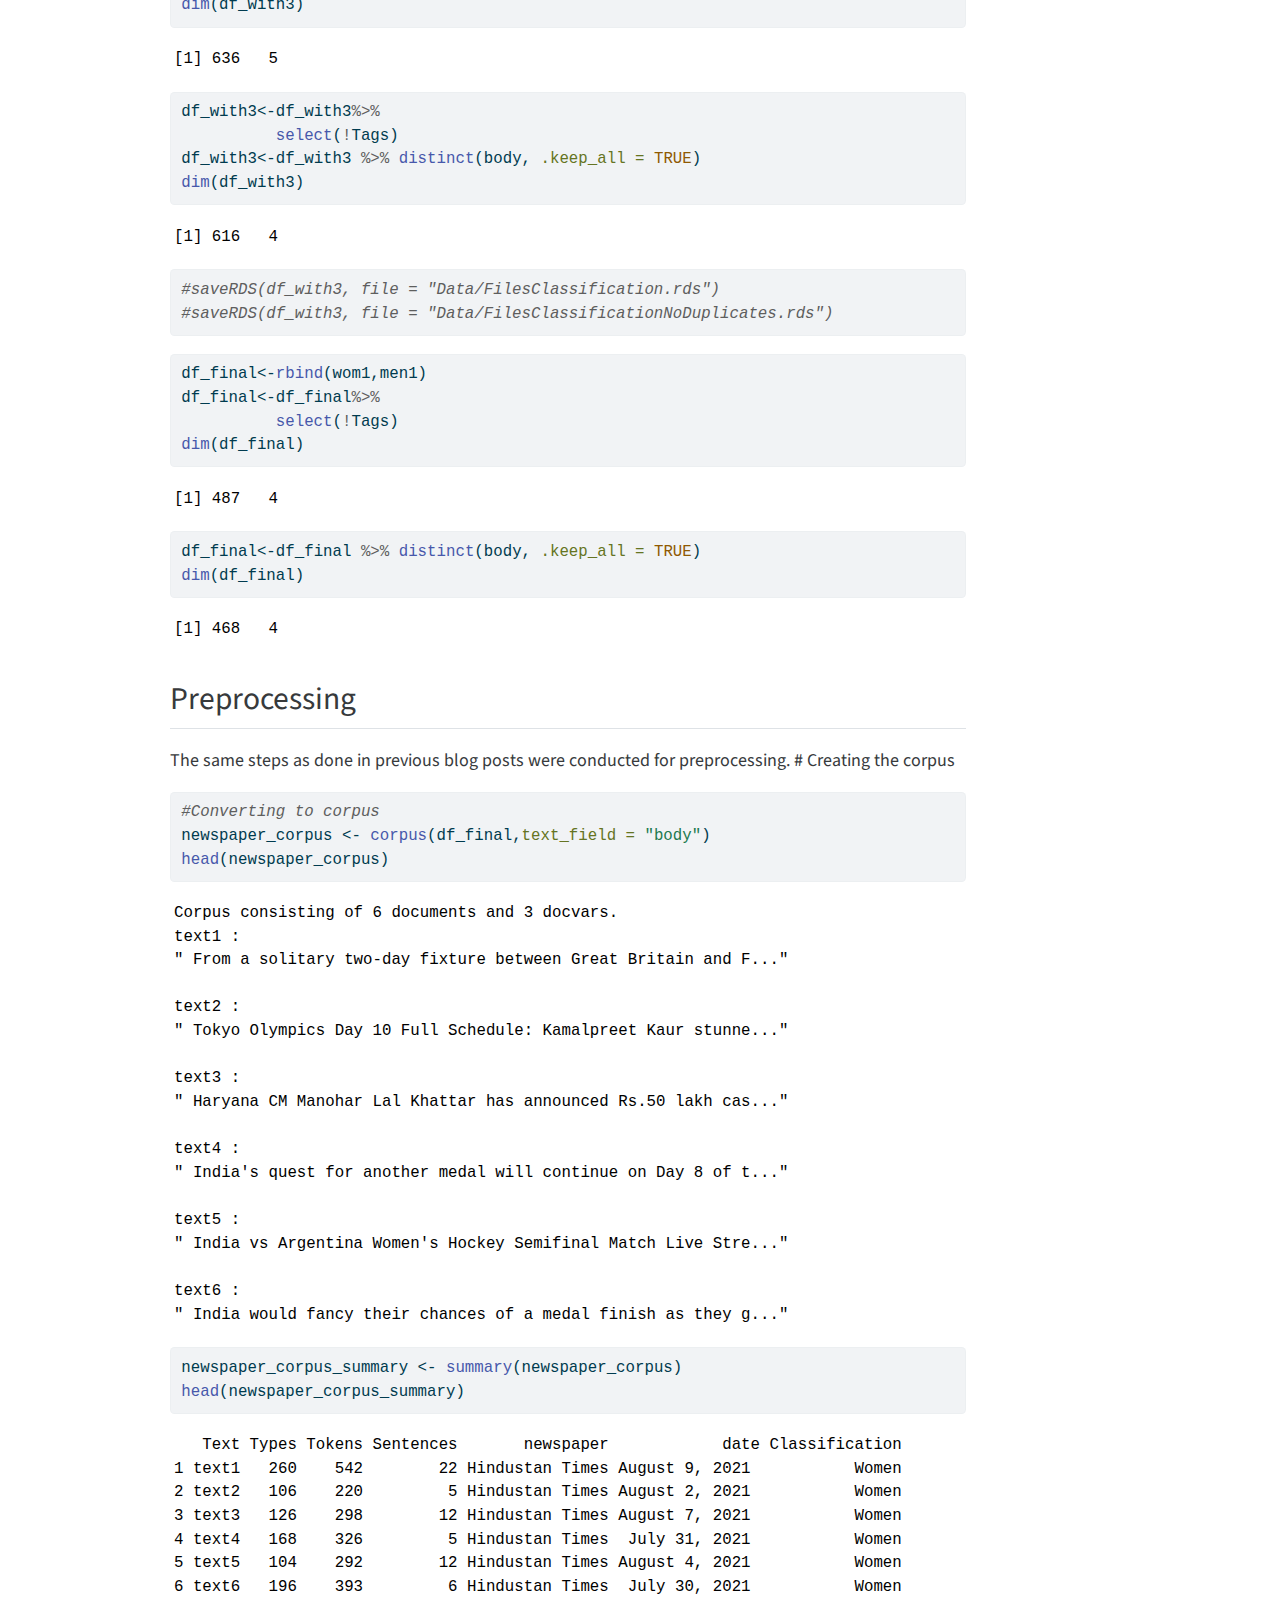
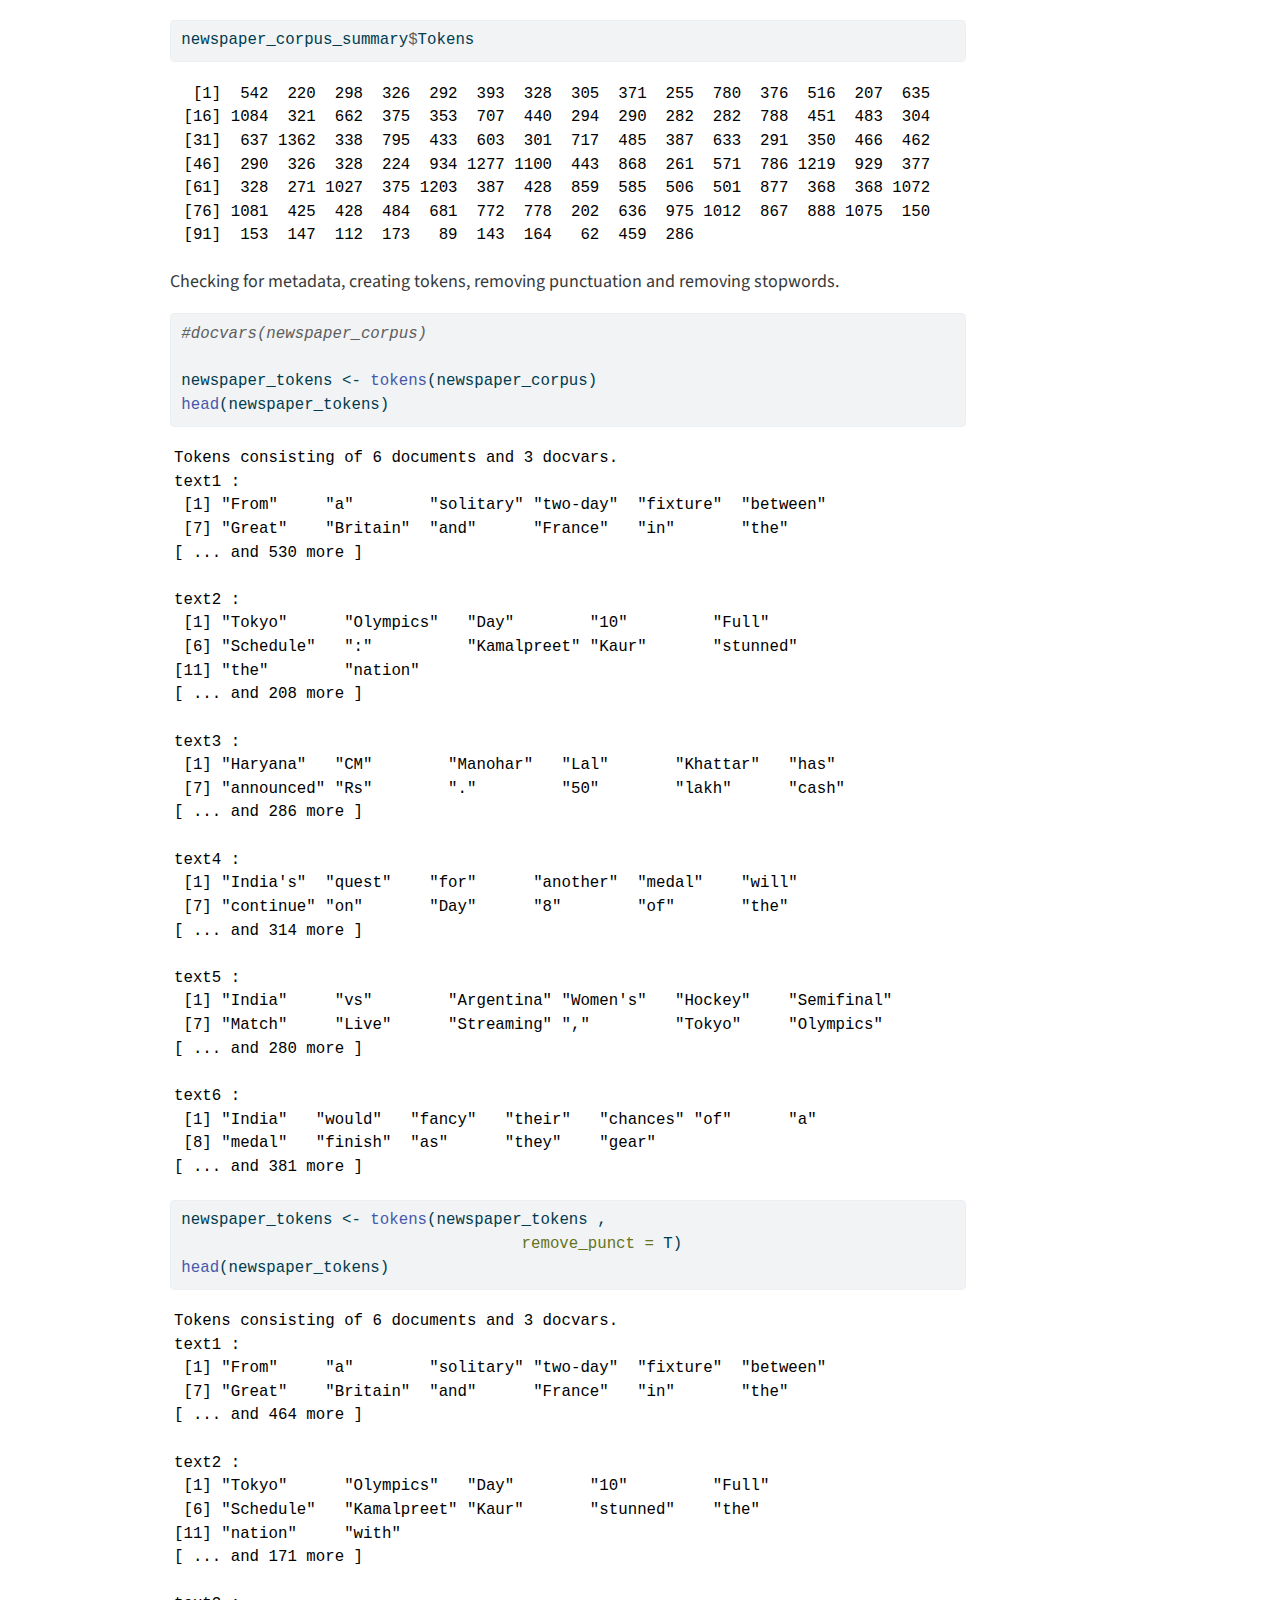
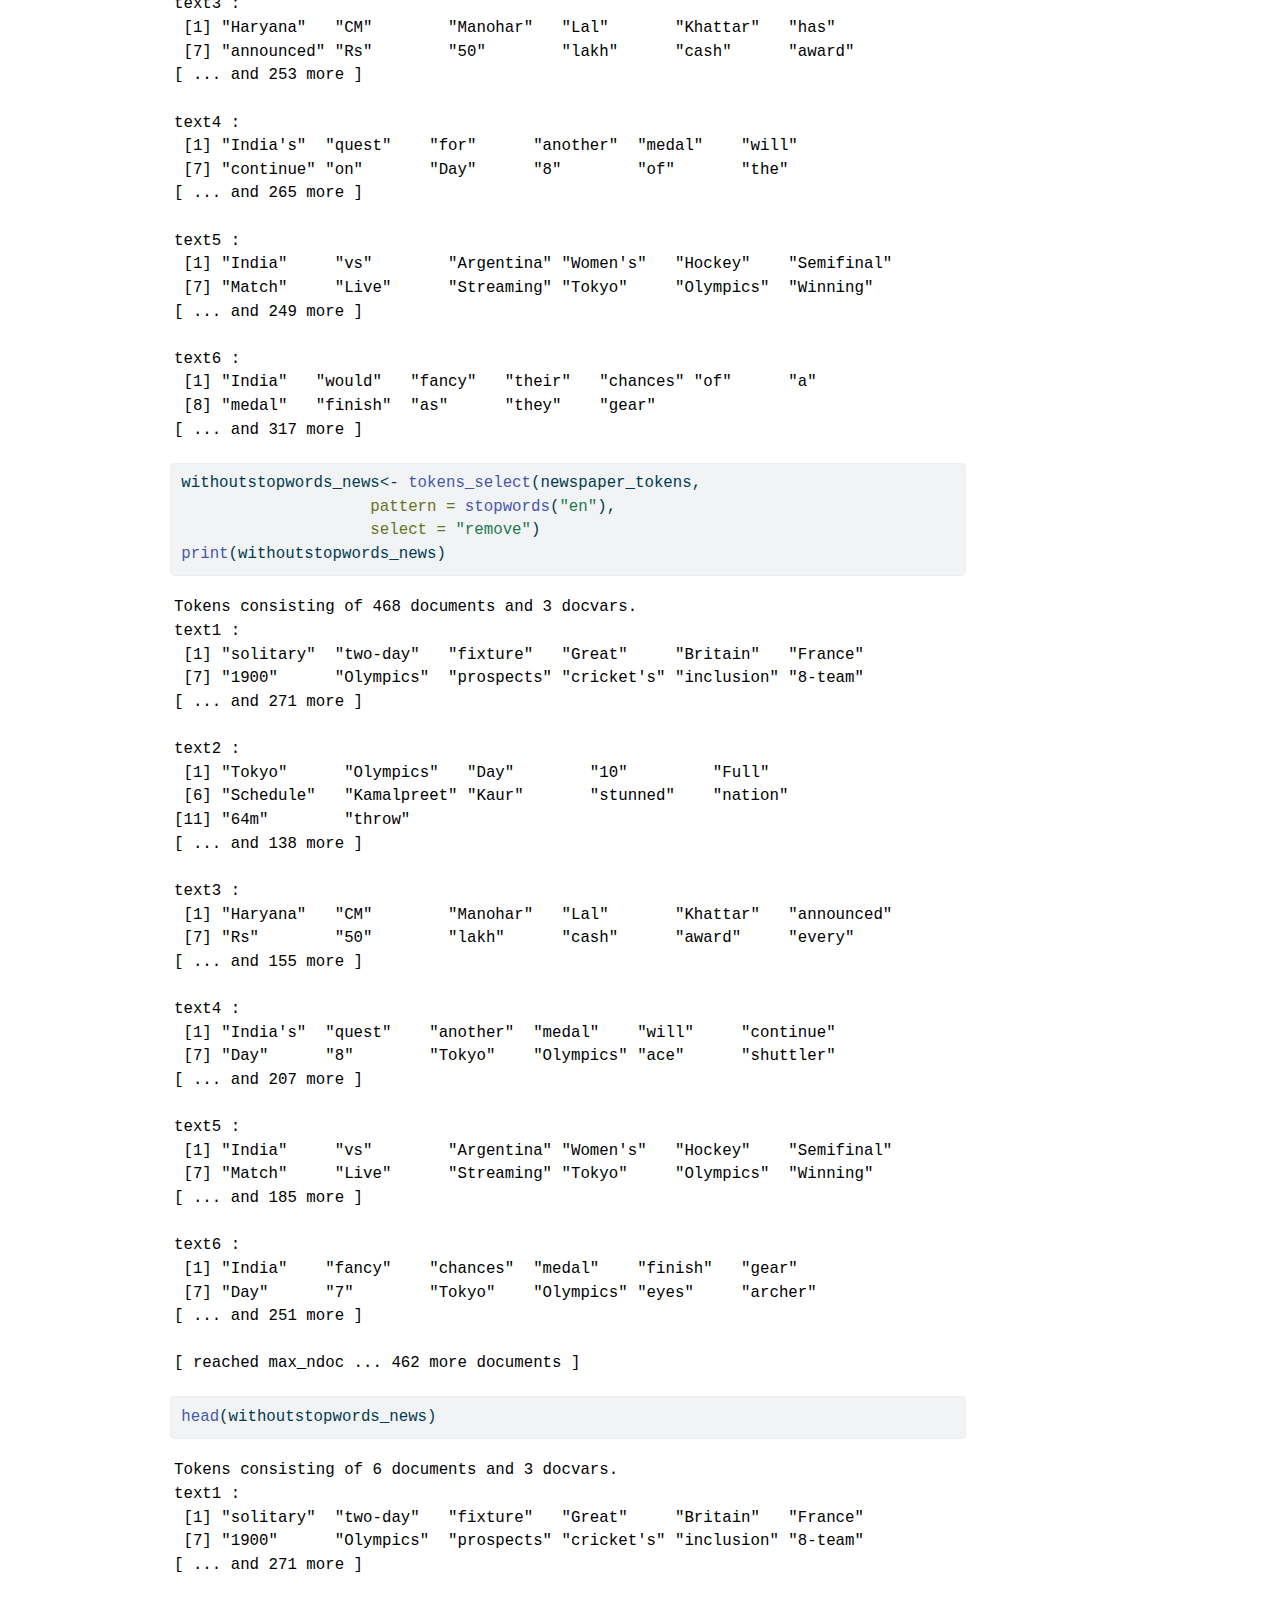
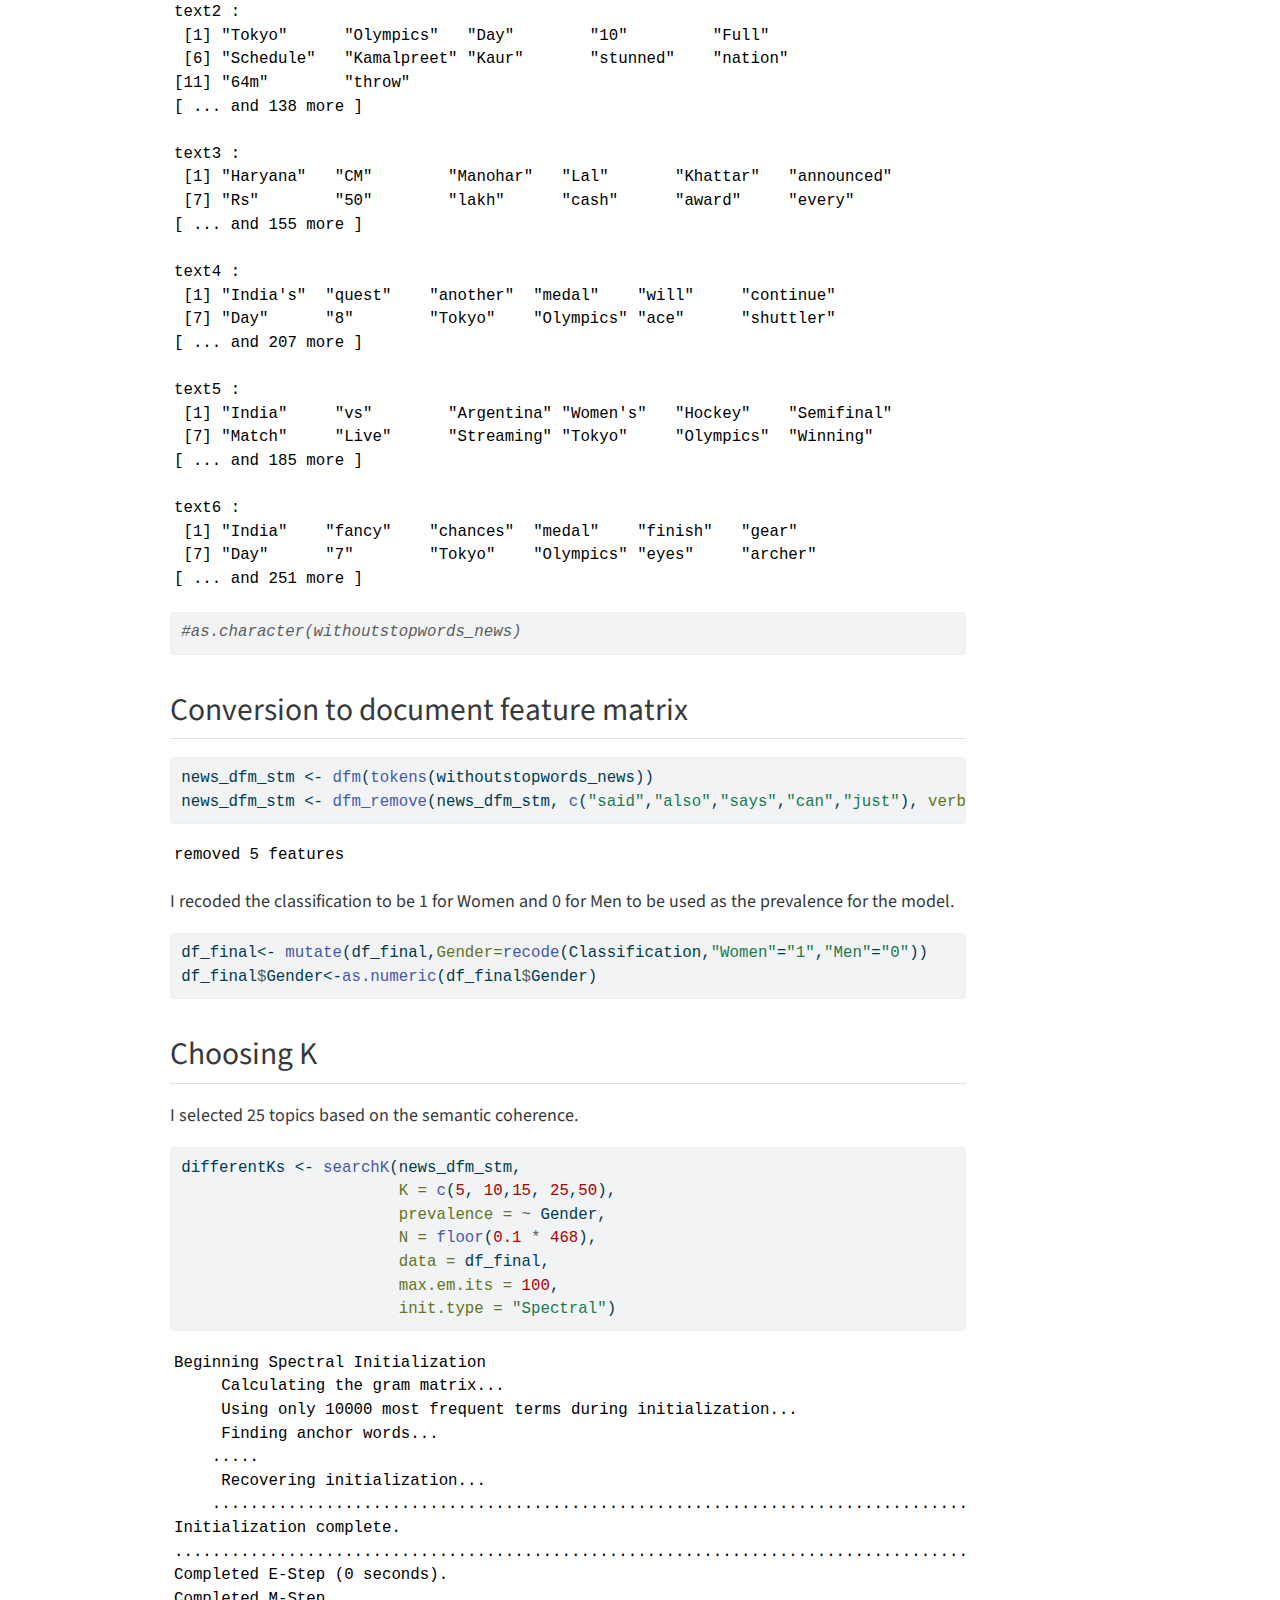
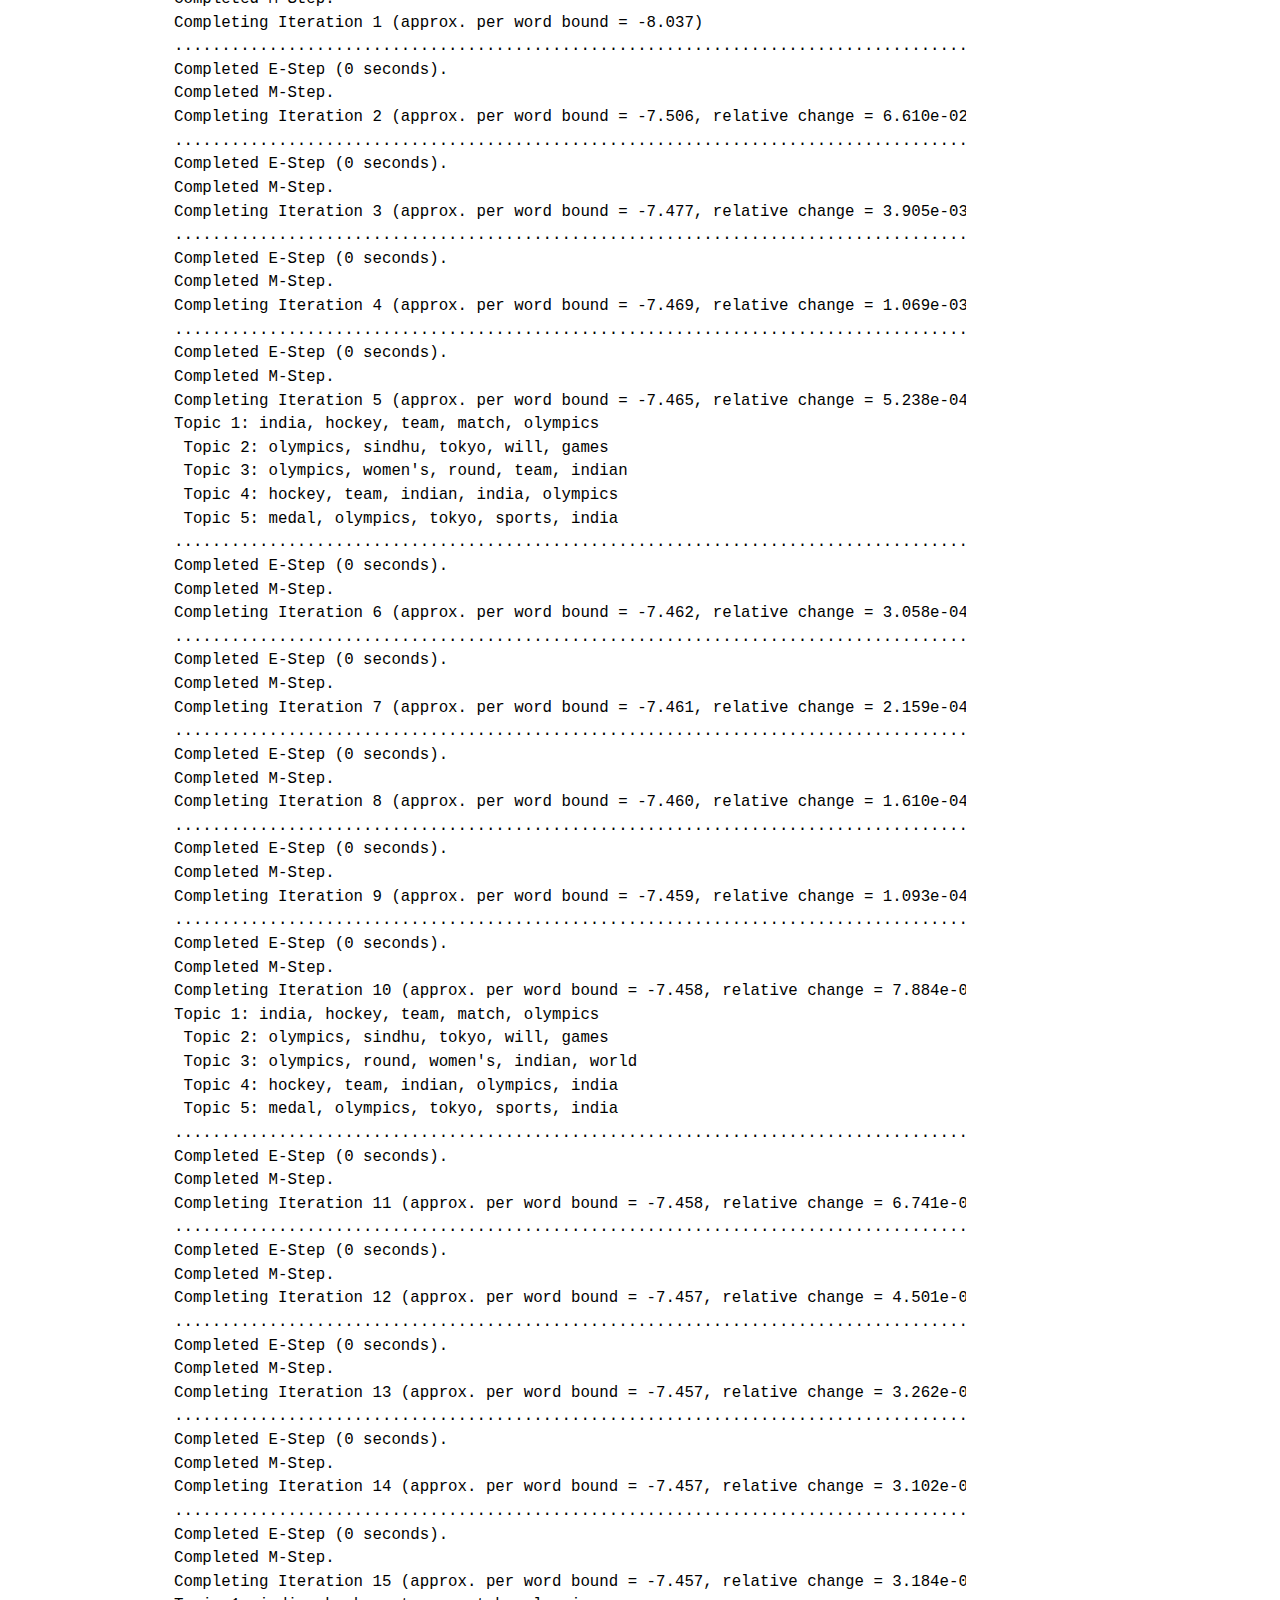
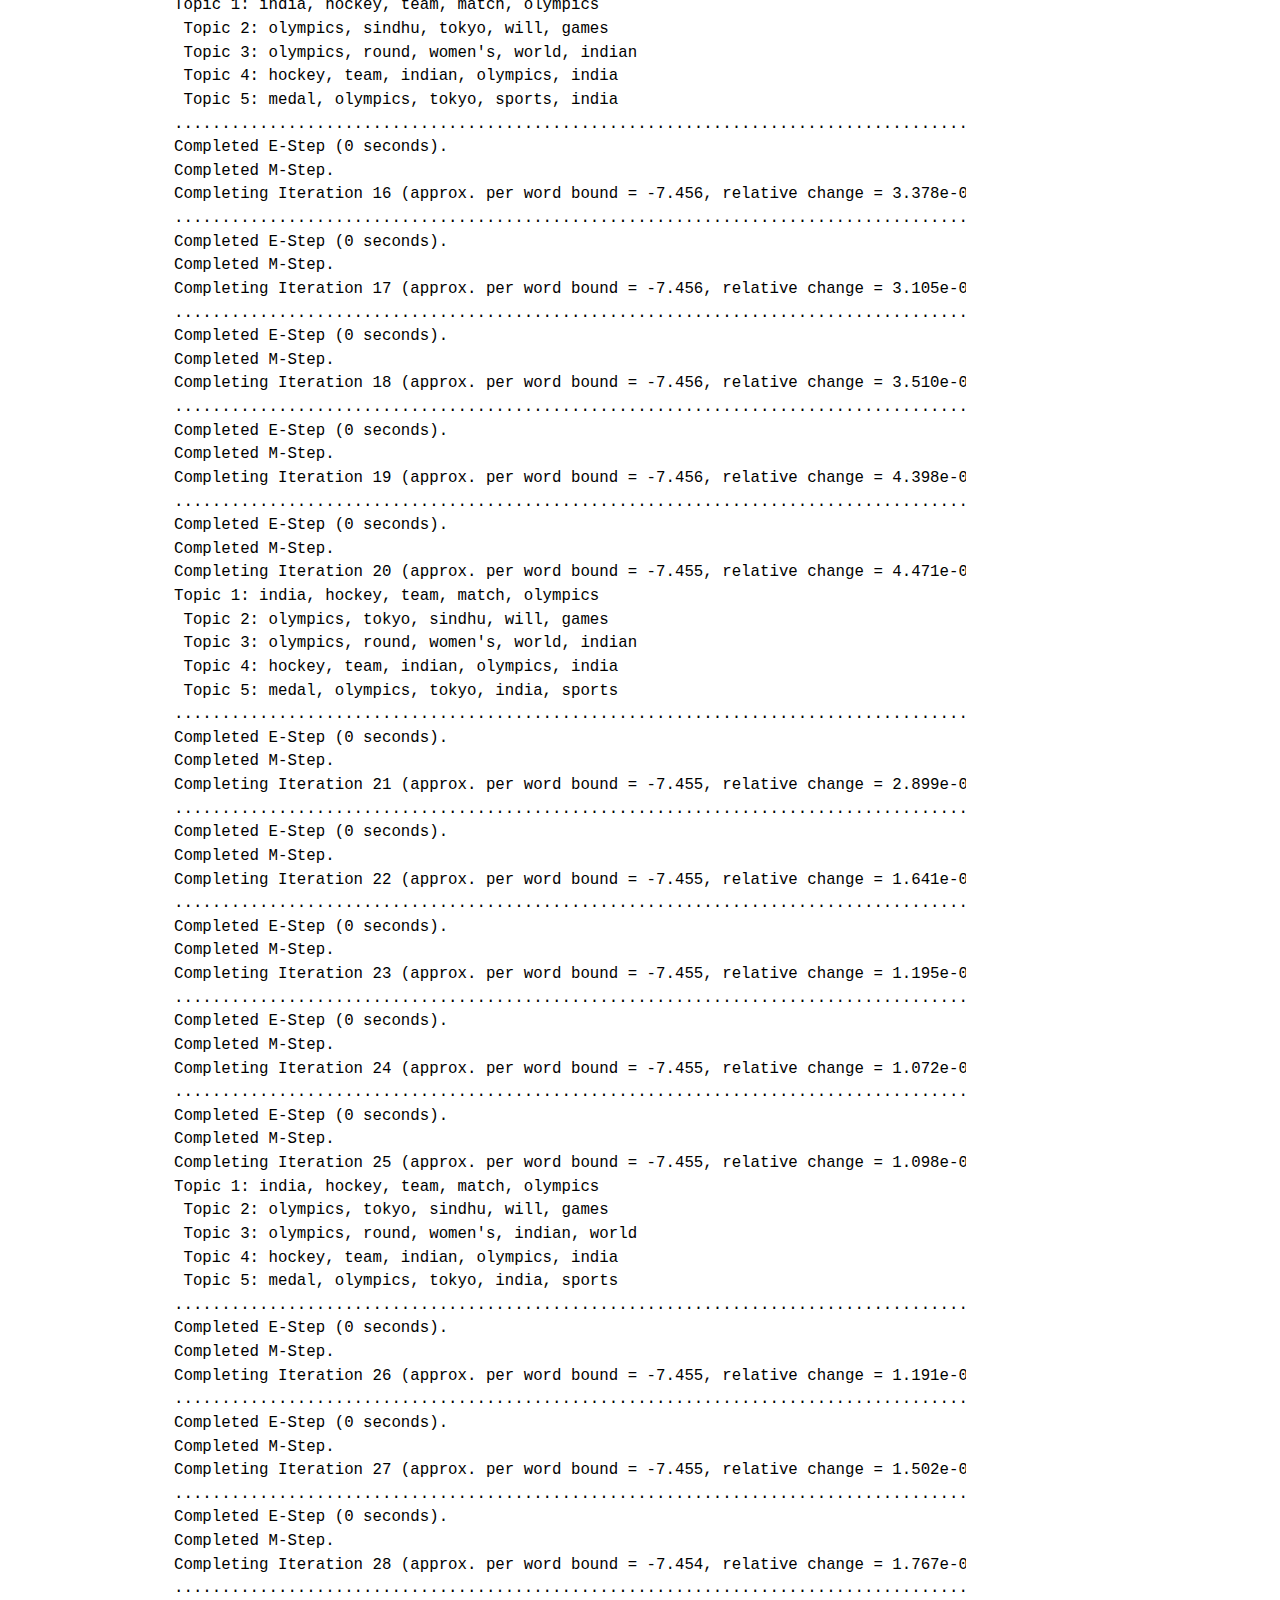
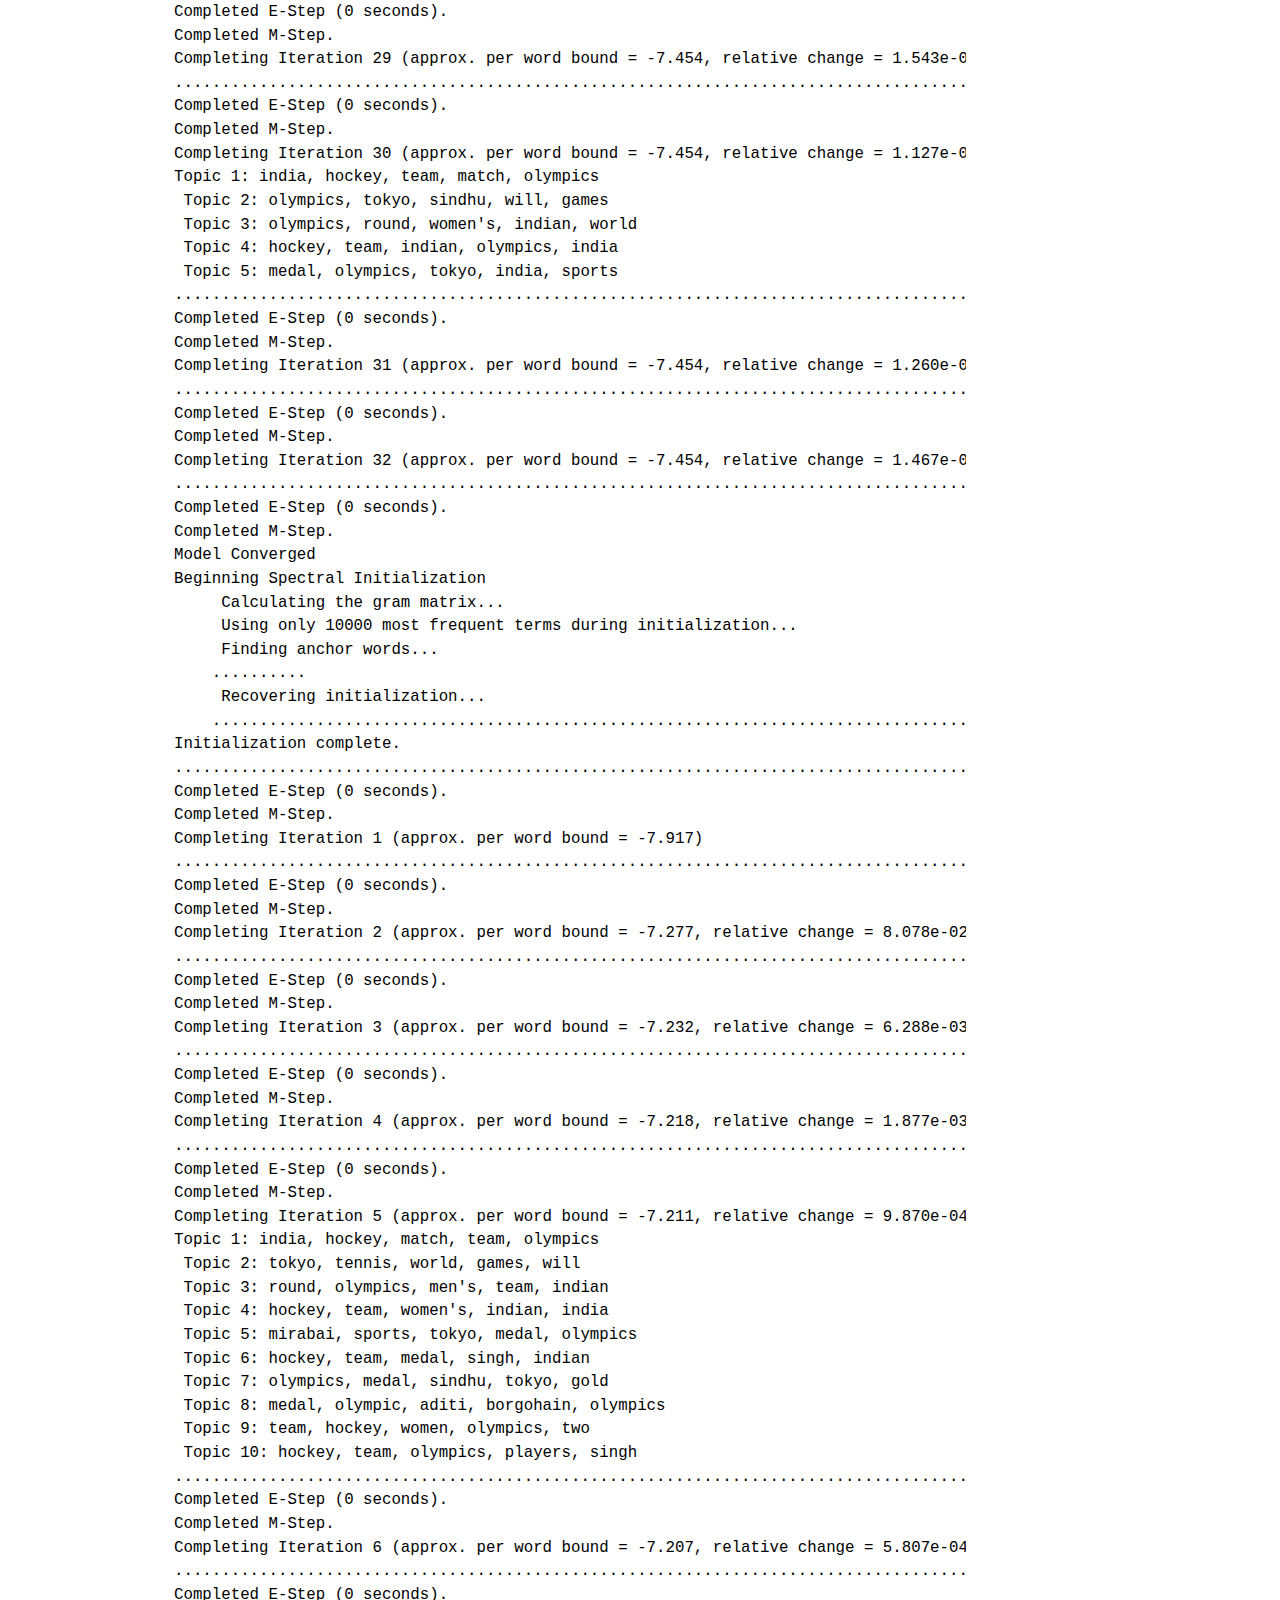
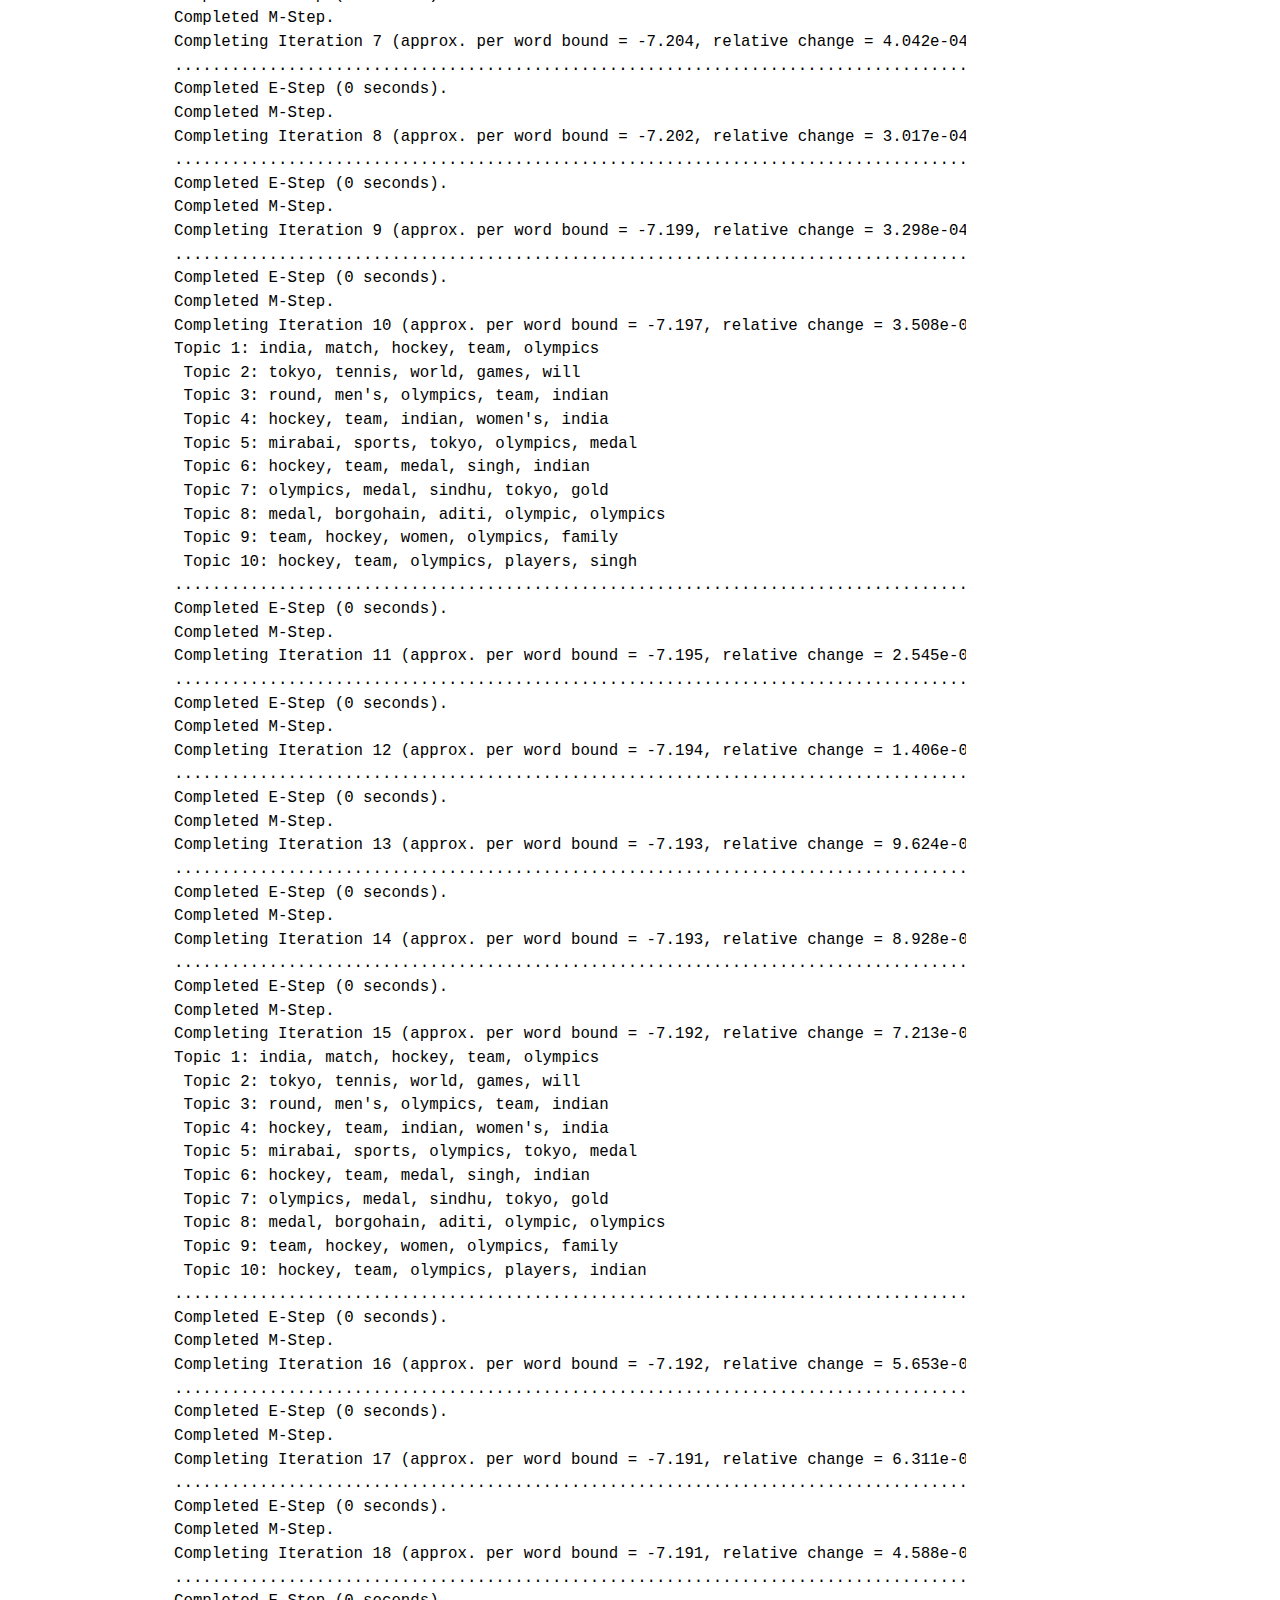
<file: docs/posts/BlogPost5Mekhala Kumar.html>
<!DOCTYPE html>
<html xmlns="http://www.w3.org/1999/xhtml" lang="en" xml:lang="en"><head>

<meta charset="utf-8">
<meta name="generator" content="quarto-1.1.251">

<meta name="viewport" content="width=device-width, initial-scale=1.0, user-scalable=yes">

<meta name="author" content="Mekhala Kumar">
<meta name="dcterms.date" content="2022-12-15">

<title>Mekhala Kumar - Structural Topic Modelling on Gender in Sports News</title>
<style>
code{white-space: pre-wrap;}
span.smallcaps{font-variant: small-caps;}
div.columns{display: flex; gap: min(4vw, 1.5em);}
div.column{flex: auto; overflow-x: auto;}
div.hanging-indent{margin-left: 1.5em; text-indent: -1.5em;}
ul.task-list{list-style: none;}
ul.task-list li input[type="checkbox"] {
  width: 0.8em;
  margin: 0 0.8em 0.2em -1.6em;
  vertical-align: middle;
}
pre > code.sourceCode { white-space: pre; position: relative; }
pre > code.sourceCode > span { display: inline-block; line-height: 1.25; }
pre > code.sourceCode > span:empty { height: 1.2em; }
.sourceCode { overflow: visible; }
code.sourceCode > span { color: inherit; text-decoration: inherit; }
div.sourceCode { margin: 1em 0; }
pre.sourceCode { margin: 0; }
@media screen {
div.sourceCode { overflow: auto; }
}
@media print {
pre > code.sourceCode { white-space: pre-wrap; }
pre > code.sourceCode > span { text-indent: -5em; padding-left: 5em; }
}
pre.numberSource code
  { counter-reset: source-line 0; }
pre.numberSource code > span
  { position: relative; left: -4em; counter-increment: source-line; }
pre.numberSource code > span > a:first-child::before
  { content: counter(source-line);
    position: relative; left: -1em; text-align: right; vertical-align: baseline;
    border: none; display: inline-block;
    -webkit-touch-callout: none; -webkit-user-select: none;
    -khtml-user-select: none; -moz-user-select: none;
    -ms-user-select: none; user-select: none;
    padding: 0 4px; width: 4em;
    color: #aaaaaa;
  }
pre.numberSource { margin-left: 3em; border-left: 1px solid #aaaaaa;  padding-left: 4px; }
div.sourceCode
  {   }
@media screen {
pre > code.sourceCode > span > a:first-child::before { text-decoration: underline; }
}
code span.al { color: #ff0000; font-weight: bold; } /* Alert */
code span.an { color: #60a0b0; font-weight: bold; font-style: italic; } /* Annotation */
code span.at { color: #7d9029; } /* Attribute */
code span.bn { color: #40a070; } /* BaseN */
code span.bu { color: #008000; } /* BuiltIn */
code span.cf { color: #007020; font-weight: bold; } /* ControlFlow */
code span.ch { color: #4070a0; } /* Char */
code span.cn { color: #880000; } /* Constant */
code span.co { color: #60a0b0; font-style: italic; } /* Comment */
code span.cv { color: #60a0b0; font-weight: bold; font-style: italic; } /* CommentVar */
code span.do { color: #ba2121; font-style: italic; } /* Documentation */
code span.dt { color: #902000; } /* DataType */
code span.dv { color: #40a070; } /* DecVal */
code span.er { color: #ff0000; font-weight: bold; } /* Error */
code span.ex { } /* Extension */
code span.fl { color: #40a070; } /* Float */
code span.fu { color: #06287e; } /* Function */
code span.im { color: #008000; font-weight: bold; } /* Import */
code span.in { color: #60a0b0; font-weight: bold; font-style: italic; } /* Information */
code span.kw { color: #007020; font-weight: bold; } /* Keyword */
code span.op { color: #666666; } /* Operator */
code span.ot { color: #007020; } /* Other */
code span.pp { color: #bc7a00; } /* Preprocessor */
code span.sc { color: #4070a0; } /* SpecialChar */
code span.ss { color: #bb6688; } /* SpecialString */
code span.st { color: #4070a0; } /* String */
code span.va { color: #19177c; } /* Variable */
code span.vs { color: #4070a0; } /* VerbatimString */
code span.wa { color: #60a0b0; font-weight: bold; font-style: italic; } /* Warning */
</style>


<script src="../site_libs/quarto-nav/quarto-nav.js"></script>
<script src="../site_libs/quarto-nav/headroom.min.js"></script>
<script src="../site_libs/clipboard/clipboard.min.js"></script>
<script src="../site_libs/quarto-search/autocomplete.umd.js"></script>
<script src="../site_libs/quarto-search/fuse.min.js"></script>
<script src="../site_libs/quarto-search/quarto-search.js"></script>
<meta name="quarto:offset" content="../">
<script src="../site_libs/quarto-html/quarto.js"></script>
<script src="../site_libs/quarto-html/popper.min.js"></script>
<script src="../site_libs/quarto-html/tippy.umd.min.js"></script>
<script src="../site_libs/quarto-html/anchor.min.js"></script>
<link href="../site_libs/quarto-html/tippy.css" rel="stylesheet">
<link href="../site_libs/quarto-html/quarto-syntax-highlighting.css" rel="stylesheet" id="quarto-text-highlighting-styles">
<script src="../site_libs/bootstrap/bootstrap.min.js"></script>
<link href="../site_libs/bootstrap/bootstrap-icons.css" rel="stylesheet">
<link href="../site_libs/bootstrap/bootstrap.min.css" rel="stylesheet" id="quarto-bootstrap" data-mode="light">
<script id="quarto-search-options" type="application/json">{
  "location": "navbar",
  "copy-button": false,
  "collapse-after": 3,
  "panel-placement": "end",
  "type": "overlay",
  "limit": 20,
  "language": {
    "search-no-results-text": "No results",
    "search-matching-documents-text": "matching documents",
    "search-copy-link-title": "Copy link to search",
    "search-hide-matches-text": "Hide additional matches",
    "search-more-match-text": "more match in this document",
    "search-more-matches-text": "more matches in this document",
    "search-clear-button-title": "Clear",
    "search-detached-cancel-button-title": "Cancel",
    "search-submit-button-title": "Submit"
  }
}</script>


<link rel="stylesheet" href="../styles.css">
</head>

<body class="nav-fixed">

<div id="quarto-search-results"></div>
  <header id="quarto-header" class="headroom fixed-top">
    <nav class="navbar navbar-expand-lg navbar-dark ">
      <div class="navbar-container container-fluid">
      <div class="navbar-brand-container">
    <a class="navbar-brand" href="../index.html">
    <span class="navbar-title">Mekhala Kumar</span>
    </a>
  </div>
          <button class="navbar-toggler" type="button" data-bs-toggle="collapse" data-bs-target="#navbarCollapse" aria-controls="navbarCollapse" aria-expanded="false" aria-label="Toggle navigation" onclick="if (window.quartoToggleHeadroom) { window.quartoToggleHeadroom(); }">
  <span class="navbar-toggler-icon"></span>
</button>
          <div class="collapse navbar-collapse" id="navbarCollapse">
            <ul class="navbar-nav navbar-nav-scroll me-auto">
  <li class="nav-item">
    <a class="nav-link" href="../index.html">Home</a>
  </li>  
  <li class="nav-item">
    <a class="nav-link" href="../ProjectsinR.html">Projects in R</a>
  </li>  
</ul>
              <div id="quarto-search" class="" title="Search"></div>
          </div> <!-- /navcollapse -->
      </div> <!-- /container-fluid -->
    </nav>
</header>
<!-- content -->
<div id="quarto-content" class="quarto-container page-columns page-rows-contents page-layout-article page-navbar">
<!-- sidebar -->
<!-- margin-sidebar -->
    <div id="quarto-margin-sidebar" class="sidebar margin-sidebar">
        <nav id="TOC" role="doc-toc" class="toc-active">
    <h2 id="toc-title">On this page</h2>
   
  <ul>
  <li><a href="#reading-in-the-dataset" id="toc-reading-in-the-dataset" class="nav-link active" data-scroll-target="#reading-in-the-dataset">Reading in the dataset</a></li>
  <li><a href="#tidying-and-modifying-the-dataset" id="toc-tidying-and-modifying-the-dataset" class="nav-link" data-scroll-target="#tidying-and-modifying-the-dataset">Tidying and modifying the dataset</a></li>
  <li><a href="#creation-of-dataset-to-be-used-for-structural-topic-modelling" id="toc-creation-of-dataset-to-be-used-for-structural-topic-modelling" class="nav-link" data-scroll-target="#creation-of-dataset-to-be-used-for-structural-topic-modelling">Creation of dataset to be used for structural topic modelling</a></li>
  <li><a href="#preprocessing" id="toc-preprocessing" class="nav-link" data-scroll-target="#preprocessing">Preprocessing</a></li>
  <li><a href="#conversion-to-document-feature-matrix" id="toc-conversion-to-document-feature-matrix" class="nav-link" data-scroll-target="#conversion-to-document-feature-matrix">Conversion to document feature matrix</a></li>
  <li><a href="#choosing-k" id="toc-choosing-k" class="nav-link" data-scroll-target="#choosing-k">Choosing K</a></li>
  <li><a href="#structural-topic-model" id="toc-structural-topic-model" class="nav-link" data-scroll-target="#structural-topic-model">Structural Topic model</a></li>
  <li><a href="#labels-for-each-topic" id="toc-labels-for-each-topic" class="nav-link" data-scroll-target="#labels-for-each-topic">Labels for each topic</a></li>
  <li><a href="#top-topics" id="toc-top-topics" class="nav-link" data-scroll-target="#top-topics">Top Topics</a></li>
  <li><a href="#top-words-in-each-topic" id="toc-top-words-in-each-topic" class="nav-link" data-scroll-target="#top-words-in-each-topic">Top words in each topic</a></li>
  <li><a href="#estimating-the-relationship-between-the-topics-and-the-metadata" id="toc-estimating-the-relationship-between-the-topics-and-the-metadata" class="nav-link" data-scroll-target="#estimating-the-relationship-between-the-topics-and-the-metadata">Estimating the relationship between the topics and the metadata</a></li>
  <li><a href="#correlation-plot" id="toc-correlation-plot" class="nav-link" data-scroll-target="#correlation-plot">Correlation Plot</a></li>
  <li><a href="#structural-topic-modelling-with-topical-content" id="toc-structural-topic-modelling-with-topical-content" class="nav-link" data-scroll-target="#structural-topic-modelling-with-topical-content">Structural Topic Modelling with Topical Content</a></li>
  </ul>
</nav>
    </div>
<!-- main -->
<main class="content" id="quarto-document-content">

<header id="title-block-header" class="quarto-title-block default">
<div class="quarto-title">
<div class="quarto-title-block"><div><h1 class="title">Structural Topic Modelling on Gender in Sports News</h1><button type="button" class="btn code-tools-button" id="quarto-code-tools-source"><i class="bi"></i> Code</button></div></div>
  <div class="quarto-categories">
    <div class="quarto-category">MekhalaKumar</div>
    <div class="quarto-category">Olympics2020</div>
    <div class="quarto-category">GenderandSports</div>
    <div class="quarto-category">StructuralTopicModelling</div>
    <div class="quarto-category">BlogPost5</div>
  </div>
  </div>



<div class="quarto-title-meta">

    <div>
    <div class="quarto-title-meta-heading">Author</div>
    <div class="quarto-title-meta-contents">
             <p>Mekhala Kumar </p>
          </div>
  </div>
    
    <div>
    <div class="quarto-title-meta-heading">Published</div>
    <div class="quarto-title-meta-contents">
      <p class="date">December 15, 2022</p>
    </div>
  </div>
    
  </div>
  

</header>

<p>In this post, I conducted Structural Topic Modelling with the help of the stm package.</p>
<div class="cell">
<div class="sourceCode cell-code" id="cb1"><pre class="sourceCode r code-with-copy"><code class="sourceCode r"><span id="cb1-1"><a href="#cb1-1" aria-hidden="true" tabindex="-1"></a><span class="fu">library</span>(tidyverse)</span>
<span id="cb1-2"><a href="#cb1-2" aria-hidden="true" tabindex="-1"></a><span class="fu">library</span>(quanteda)</span>
<span id="cb1-3"><a href="#cb1-3" aria-hidden="true" tabindex="-1"></a><span class="fu">library</span>(readtext)</span>
<span id="cb1-4"><a href="#cb1-4" aria-hidden="true" tabindex="-1"></a><span class="fu">library</span>(striprtf)</span>
<span id="cb1-5"><a href="#cb1-5" aria-hidden="true" tabindex="-1"></a><span class="fu">library</span>(corpustools)</span>
<span id="cb1-6"><a href="#cb1-6" aria-hidden="true" tabindex="-1"></a><span class="fu">library</span>(quanteda.textplots)</span>
<span id="cb1-7"><a href="#cb1-7" aria-hidden="true" tabindex="-1"></a><span class="fu">library</span>(readr)</span>
<span id="cb1-8"><a href="#cb1-8" aria-hidden="true" tabindex="-1"></a><span class="fu">library</span>(topicmodels)</span>
<span id="cb1-9"><a href="#cb1-9" aria-hidden="true" tabindex="-1"></a><span class="fu">library</span>(tidytext)</span>
<span id="cb1-10"><a href="#cb1-10" aria-hidden="true" tabindex="-1"></a><span class="fu">library</span>(dplyr)</span>
<span id="cb1-11"><a href="#cb1-11" aria-hidden="true" tabindex="-1"></a><span class="fu">library</span>(ggplot2)</span>
<span id="cb1-12"><a href="#cb1-12" aria-hidden="true" tabindex="-1"></a><span class="fu">library</span>(tidyr)</span>
<span id="cb1-13"><a href="#cb1-13" aria-hidden="true" tabindex="-1"></a><span class="fu">library</span>(tm)</span>
<span id="cb1-14"><a href="#cb1-14" aria-hidden="true" tabindex="-1"></a><span class="fu">library</span>(stm)</span></code><button title="Copy to Clipboard" class="code-copy-button"><i class="bi"></i></button></pre></div>
</div>
<section id="reading-in-the-dataset" class="level2">
<h2 class="anchored" data-anchor-id="reading-in-the-dataset">Reading in the dataset</h2>
<p>I had to make a few changes to the dataset to use it for structural topic modelling, so I read in the data file that was present without preprocessing and repeated preprocessing after modifying the data.</p>
<div class="cell">
<div class="sourceCode cell-code" id="cb2"><pre class="sourceCode r code-with-copy"><code class="sourceCode r"><span id="cb2-1"><a href="#cb2-1" aria-hidden="true" tabindex="-1"></a>dfnews<span class="ot">&lt;-</span> <span class="fu">readRDS</span>(<span class="at">file =</span> <span class="st">"_data/CleanData.rds"</span>)</span></code><button title="Copy to Clipboard" class="code-copy-button"><i class="bi"></i></button></pre></div>
</div>
</section>
<section id="tidying-and-modifying-the-dataset" class="level2">
<h2 class="anchored" data-anchor-id="tidying-and-modifying-the-dataset">Tidying and modifying the dataset</h2>
<p>In order to use structural topic modelling, I required a variable that I could use for prevalence. Since my research question was to check for gender bias in newspapers, using the Tags metadata, I created a new column which classified the article as related to women’s sports or men’s sports. Since the Tags included multiple categories, I checked whether each row had the term MEN’S SPORTS or WOMEN’S SPORTS. I faced an issue while filtering out as while using regular expressions, the tags with ‘women’ were also removed when I was trying to remove only the tags with ‘men’. Hence, I first replaced the term Women’s with Nari (Hindi word for woman) in order to avoid filtering errors due to regular expressions.</p>
<div class="cell">
<div class="sourceCode cell-code" id="cb3"><pre class="sourceCode r code-with-copy"><code class="sourceCode r"><span id="cb3-1"><a href="#cb3-1" aria-hidden="true" tabindex="-1"></a>dfnews_edit <span class="ot">&lt;-</span> dfnews <span class="sc">%&gt;%</span> </span>
<span id="cb3-2"><a href="#cb3-2" aria-hidden="true" tabindex="-1"></a>  <span class="fu">mutate_at</span>(<span class="fu">c</span>(<span class="st">'Tags'</span>),<span class="fu">funs</span>(<span class="fu">str_replace</span>(., <span class="st">"WOMEN'S"</span>, <span class="st">"NARI"</span>)))</span></code><button title="Copy to Clipboard" class="code-copy-button"><i class="bi"></i></button></pre></div>
<div class="cell-output cell-output-stderr">
<pre><code>Warning: `funs()` was deprecated in dplyr 0.8.0.
ℹ Please use a list of either functions or lambdas:

# Simple named list: list(mean = mean, median = median)

# Auto named with `tibble::lst()`: tibble::lst(mean, median)

# Using lambdas list(~ mean(., trim = .2), ~ median(., na.rm = TRUE))</code></pre>
</div>
<div class="sourceCode cell-code" id="cb5"><pre class="sourceCode r code-with-copy"><code class="sourceCode r"><span id="cb5-1"><a href="#cb5-1" aria-hidden="true" tabindex="-1"></a><span class="co">#Women's sports - removes all the tags which have the word men's and then looks for all the columns that have the word women</span></span>
<span id="cb5-2"><a href="#cb5-2" aria-hidden="true" tabindex="-1"></a> woman <span class="ot">&lt;-</span> dfnews_edit <span class="sc">%&gt;%</span> </span>
<span id="cb5-3"><a href="#cb5-3" aria-hidden="true" tabindex="-1"></a>   <span class="fu">filter</span>(<span class="sc">!</span><span class="fu">grepl</span>(<span class="st">"MEN'S"</span>, Tags))<span class="sc">%&gt;%</span></span>
<span id="cb5-4"><a href="#cb5-4" aria-hidden="true" tabindex="-1"></a>    <span class="fu">filter</span>(<span class="fu">grepl</span>(<span class="st">"NARI"</span>, Tags))</span>
<span id="cb5-5"><a href="#cb5-5" aria-hidden="true" tabindex="-1"></a> <span class="co">#woman</span></span>
<span id="cb5-6"><a href="#cb5-6" aria-hidden="true" tabindex="-1"></a> </span>
<span id="cb5-7"><a href="#cb5-7" aria-hidden="true" tabindex="-1"></a>wom1<span class="ot">&lt;-</span>woman<span class="sc">%&gt;%</span></span>
<span id="cb5-8"><a href="#cb5-8" aria-hidden="true" tabindex="-1"></a>  <span class="fu">mutate</span>(<span class="at">Classification=</span><span class="st">"Women"</span>)</span>
<span id="cb5-9"><a href="#cb5-9" aria-hidden="true" tabindex="-1"></a><span class="co">#wom1</span></span>
<span id="cb5-10"><a href="#cb5-10" aria-hidden="true" tabindex="-1"></a><span class="fu">dim</span>(wom1)</span></code><button title="Copy to Clipboard" class="code-copy-button"><i class="bi"></i></button></pre></div>
<div class="cell-output cell-output-stdout">
<pre><code>[1] 289   5</code></pre>
</div>
<div class="sourceCode cell-code" id="cb7"><pre class="sourceCode r code-with-copy"><code class="sourceCode r"><span id="cb7-1"><a href="#cb7-1" aria-hidden="true" tabindex="-1"></a><span class="co">#Men's sports</span></span>
<span id="cb7-2"><a href="#cb7-2" aria-hidden="true" tabindex="-1"></a>men <span class="ot">&lt;-</span> dfnews_edit <span class="sc">%&gt;%</span> </span>
<span id="cb7-3"><a href="#cb7-3" aria-hidden="true" tabindex="-1"></a>   <span class="fu">filter</span>(<span class="sc">!</span><span class="fu">grepl</span>(<span class="st">"NARI"</span>, Tags))<span class="sc">%&gt;%</span></span>
<span id="cb7-4"><a href="#cb7-4" aria-hidden="true" tabindex="-1"></a>    <span class="fu">filter</span>(<span class="fu">grepl</span>(<span class="st">"MEN'S"</span>, Tags))</span>
<span id="cb7-5"><a href="#cb7-5" aria-hidden="true" tabindex="-1"></a><span class="co">#men</span></span>
<span id="cb7-6"><a href="#cb7-6" aria-hidden="true" tabindex="-1"></a>men1<span class="ot">&lt;-</span>men<span class="sc">%&gt;%</span></span>
<span id="cb7-7"><a href="#cb7-7" aria-hidden="true" tabindex="-1"></a>  <span class="fu">mutate</span>(<span class="at">Classification=</span><span class="st">"Men"</span>)</span>
<span id="cb7-8"><a href="#cb7-8" aria-hidden="true" tabindex="-1"></a><span class="co">#men1</span></span>
<span id="cb7-9"><a href="#cb7-9" aria-hidden="true" tabindex="-1"></a><span class="fu">dim</span>(men1)</span></code><button title="Copy to Clipboard" class="code-copy-button"><i class="bi"></i></button></pre></div>
<div class="cell-output cell-output-stdout">
<pre><code>[1] 198   5</code></pre>
</div>
<div class="sourceCode cell-code" id="cb9"><pre class="sourceCode r code-with-copy"><code class="sourceCode r"><span id="cb9-1"><a href="#cb9-1" aria-hidden="true" tabindex="-1"></a><span class="co">#Men's sports and women's sports combined</span></span>
<span id="cb9-2"><a href="#cb9-2" aria-hidden="true" tabindex="-1"></a>both<span class="ot">&lt;-</span>dfnews_edit<span class="sc">%&gt;%</span></span>
<span id="cb9-3"><a href="#cb9-3" aria-hidden="true" tabindex="-1"></a>  <span class="fu">filter</span>(<span class="fu">grepl</span>(<span class="st">"MEN'S.*NARI|NARI.*MEN'S"</span>, Tags))</span>
<span id="cb9-4"><a href="#cb9-4" aria-hidden="true" tabindex="-1"></a><span class="co">#both</span></span>
<span id="cb9-5"><a href="#cb9-5" aria-hidden="true" tabindex="-1"></a><span class="fu">dim</span>(both)</span></code><button title="Copy to Clipboard" class="code-copy-button"><i class="bi"></i></button></pre></div>
<div class="cell-output cell-output-stdout">
<pre><code>[1] 149   4</code></pre>
</div>
<div class="sourceCode cell-code" id="cb11"><pre class="sourceCode r code-with-copy"><code class="sourceCode r"><span id="cb11-1"><a href="#cb11-1" aria-hidden="true" tabindex="-1"></a>both<span class="ot">&lt;-</span>both<span class="sc">%&gt;%</span></span>
<span id="cb11-2"><a href="#cb11-2" aria-hidden="true" tabindex="-1"></a>  <span class="fu">mutate</span>(<span class="at">Classification=</span><span class="st">"MenAndWomen"</span>)</span>
<span id="cb11-3"><a href="#cb11-3" aria-hidden="true" tabindex="-1"></a><span class="co">#both</span></span>
<span id="cb11-4"><a href="#cb11-4" aria-hidden="true" tabindex="-1"></a></span>
<span id="cb11-5"><a href="#cb11-5" aria-hidden="true" tabindex="-1"></a><span class="co">#sanity check</span></span>
<span id="cb11-6"><a href="#cb11-6" aria-hidden="true" tabindex="-1"></a>remaining<span class="ot">&lt;-</span>dfnews_edit <span class="sc">%&gt;%</span> </span>
<span id="cb11-7"><a href="#cb11-7" aria-hidden="true" tabindex="-1"></a>   <span class="fu">filter</span>(<span class="sc">!</span><span class="fu">grepl</span>(<span class="st">"NARI|MEN'S|MEN'S.*NARI|NARI.*MEN'S"</span>, Tags))</span>
<span id="cb11-8"><a href="#cb11-8" aria-hidden="true" tabindex="-1"></a><span class="co">#remaining</span></span>
<span id="cb11-9"><a href="#cb11-9" aria-hidden="true" tabindex="-1"></a><span class="fu">dim</span>(remaining)</span></code><button title="Copy to Clipboard" class="code-copy-button"><i class="bi"></i></button></pre></div>
<div class="cell-output cell-output-stdout">
<pre><code>[1] 521   4</code></pre>
</div>
</div>
</section>
<section id="creation-of-dataset-to-be-used-for-structural-topic-modelling" class="level2">
<h2 class="anchored" data-anchor-id="creation-of-dataset-to-be-used-for-structural-topic-modelling">Creation of dataset to be used for structural topic modelling</h2>
<p>There were some observations which contained metadata pertaining to both men’s and women’s sports. However, since I wanted to analyse whether there were differences between the aspects covered in sports for men and women, I did not keep the observations which had both the tags. I also realised that some of the articles were repeated so I filtered out the duplicates. With these changes, the dataset was reduced to 468 articles.</p>
<div class="cell">
<div class="sourceCode cell-code" id="cb13"><pre class="sourceCode r code-with-copy"><code class="sourceCode r"><span id="cb13-1"><a href="#cb13-1" aria-hidden="true" tabindex="-1"></a><span class="fu">dim</span>(both)</span></code><button title="Copy to Clipboard" class="code-copy-button"><i class="bi"></i></button></pre></div>
<div class="cell-output cell-output-stdout">
<pre><code>[1] 149   5</code></pre>
</div>
<div class="sourceCode cell-code" id="cb15"><pre class="sourceCode r code-with-copy"><code class="sourceCode r"><span id="cb15-1"><a href="#cb15-1" aria-hidden="true" tabindex="-1"></a>both1<span class="ot">&lt;-</span>both <span class="sc">%&gt;%</span> <span class="fu">distinct</span>(body, <span class="at">.keep_all =</span> <span class="cn">TRUE</span>)</span>
<span id="cb15-2"><a href="#cb15-2" aria-hidden="true" tabindex="-1"></a><span class="fu">dim</span>(both1)</span></code><button title="Copy to Clipboard" class="code-copy-button"><i class="bi"></i></button></pre></div>
<div class="cell-output cell-output-stdout">
<pre><code>[1] 148   5</code></pre>
</div>
<div class="sourceCode cell-code" id="cb17"><pre class="sourceCode r code-with-copy"><code class="sourceCode r"><span id="cb17-1"><a href="#cb17-1" aria-hidden="true" tabindex="-1"></a>df_with3<span class="ot">&lt;-</span><span class="fu">rbind</span>(wom1,men1,both)</span>
<span id="cb17-2"><a href="#cb17-2" aria-hidden="true" tabindex="-1"></a><span class="fu">dim</span>(df_with3)</span></code><button title="Copy to Clipboard" class="code-copy-button"><i class="bi"></i></button></pre></div>
<div class="cell-output cell-output-stdout">
<pre><code>[1] 636   5</code></pre>
</div>
<div class="sourceCode cell-code" id="cb19"><pre class="sourceCode r code-with-copy"><code class="sourceCode r"><span id="cb19-1"><a href="#cb19-1" aria-hidden="true" tabindex="-1"></a>df_with3<span class="ot">&lt;-</span>df_with3<span class="sc">%&gt;%</span></span>
<span id="cb19-2"><a href="#cb19-2" aria-hidden="true" tabindex="-1"></a>          <span class="fu">select</span>(<span class="sc">!</span>Tags)</span>
<span id="cb19-3"><a href="#cb19-3" aria-hidden="true" tabindex="-1"></a>df_with3<span class="ot">&lt;-</span>df_with3 <span class="sc">%&gt;%</span> <span class="fu">distinct</span>(body, <span class="at">.keep_all =</span> <span class="cn">TRUE</span>)</span>
<span id="cb19-4"><a href="#cb19-4" aria-hidden="true" tabindex="-1"></a><span class="fu">dim</span>(df_with3)</span></code><button title="Copy to Clipboard" class="code-copy-button"><i class="bi"></i></button></pre></div>
<div class="cell-output cell-output-stdout">
<pre><code>[1] 616   4</code></pre>
</div>
<div class="sourceCode cell-code" id="cb21"><pre class="sourceCode r code-with-copy"><code class="sourceCode r"><span id="cb21-1"><a href="#cb21-1" aria-hidden="true" tabindex="-1"></a><span class="co">#saveRDS(df_with3, file = "Data/FilesClassification.rds")</span></span>
<span id="cb21-2"><a href="#cb21-2" aria-hidden="true" tabindex="-1"></a><span class="co">#saveRDS(df_with3, file = "Data/FilesClassificationNoDuplicates.rds")</span></span></code><button title="Copy to Clipboard" class="code-copy-button"><i class="bi"></i></button></pre></div>
</div>
<div class="cell">
<div class="sourceCode cell-code" id="cb22"><pre class="sourceCode r code-with-copy"><code class="sourceCode r"><span id="cb22-1"><a href="#cb22-1" aria-hidden="true" tabindex="-1"></a>df_final<span class="ot">&lt;-</span><span class="fu">rbind</span>(wom1,men1)</span>
<span id="cb22-2"><a href="#cb22-2" aria-hidden="true" tabindex="-1"></a>df_final<span class="ot">&lt;-</span>df_final<span class="sc">%&gt;%</span></span>
<span id="cb22-3"><a href="#cb22-3" aria-hidden="true" tabindex="-1"></a>          <span class="fu">select</span>(<span class="sc">!</span>Tags)</span>
<span id="cb22-4"><a href="#cb22-4" aria-hidden="true" tabindex="-1"></a><span class="fu">dim</span>(df_final)</span></code><button title="Copy to Clipboard" class="code-copy-button"><i class="bi"></i></button></pre></div>
<div class="cell-output cell-output-stdout">
<pre><code>[1] 487   4</code></pre>
</div>
<div class="sourceCode cell-code" id="cb24"><pre class="sourceCode r code-with-copy"><code class="sourceCode r"><span id="cb24-1"><a href="#cb24-1" aria-hidden="true" tabindex="-1"></a>df_final<span class="ot">&lt;-</span>df_final <span class="sc">%&gt;%</span> <span class="fu">distinct</span>(body, <span class="at">.keep_all =</span> <span class="cn">TRUE</span>)</span>
<span id="cb24-2"><a href="#cb24-2" aria-hidden="true" tabindex="-1"></a><span class="fu">dim</span>(df_final)</span></code><button title="Copy to Clipboard" class="code-copy-button"><i class="bi"></i></button></pre></div>
<div class="cell-output cell-output-stdout">
<pre><code>[1] 468   4</code></pre>
</div>
</div>
</section>
<section id="preprocessing" class="level2">
<h2 class="anchored" data-anchor-id="preprocessing">Preprocessing</h2>
<p>The same steps as done in previous blog posts were conducted for preprocessing. # Creating the corpus</p>
<div class="cell">
<div class="sourceCode cell-code" id="cb26"><pre class="sourceCode r code-with-copy"><code class="sourceCode r"><span id="cb26-1"><a href="#cb26-1" aria-hidden="true" tabindex="-1"></a><span class="co">#Converting to corpus</span></span>
<span id="cb26-2"><a href="#cb26-2" aria-hidden="true" tabindex="-1"></a>newspaper_corpus <span class="ot">&lt;-</span> <span class="fu">corpus</span>(df_final,<span class="at">text_field =</span> <span class="st">"body"</span>)</span>
<span id="cb26-3"><a href="#cb26-3" aria-hidden="true" tabindex="-1"></a><span class="fu">head</span>(newspaper_corpus)</span></code><button title="Copy to Clipboard" class="code-copy-button"><i class="bi"></i></button></pre></div>
<div class="cell-output cell-output-stdout">
<pre><code>Corpus consisting of 6 documents and 3 docvars.
text1 :
" From a solitary two-day fixture between Great Britain and F..."

text2 :
" Tokyo Olympics Day 10 Full Schedule: Kamalpreet Kaur stunne..."

text3 :
" Haryana CM Manohar Lal Khattar has announced Rs.50 lakh cas..."

text4 :
" India's quest for another medal will continue on Day 8 of t..."

text5 :
" India vs Argentina Women's Hockey Semifinal Match Live Stre..."

text6 :
" India would fancy their chances of a medal finish as they g..."</code></pre>
</div>
<div class="sourceCode cell-code" id="cb28"><pre class="sourceCode r code-with-copy"><code class="sourceCode r"><span id="cb28-1"><a href="#cb28-1" aria-hidden="true" tabindex="-1"></a>newspaper_corpus_summary <span class="ot">&lt;-</span> <span class="fu">summary</span>(newspaper_corpus)</span>
<span id="cb28-2"><a href="#cb28-2" aria-hidden="true" tabindex="-1"></a><span class="fu">head</span>(newspaper_corpus_summary)</span></code><button title="Copy to Clipboard" class="code-copy-button"><i class="bi"></i></button></pre></div>
<div class="cell-output cell-output-stdout">
<pre><code>   Text Types Tokens Sentences       newspaper            date Classification
1 text1   260    542        22 Hindustan Times August 9, 2021           Women
2 text2   106    220         5 Hindustan Times August 2, 2021           Women
3 text3   126    298        12 Hindustan Times August 7, 2021           Women
4 text4   168    326         5 Hindustan Times  July 31, 2021           Women
5 text5   104    292        12 Hindustan Times August 4, 2021           Women
6 text6   196    393         6 Hindustan Times  July 30, 2021           Women</code></pre>
</div>
<div class="sourceCode cell-code" id="cb30"><pre class="sourceCode r code-with-copy"><code class="sourceCode r"><span id="cb30-1"><a href="#cb30-1" aria-hidden="true" tabindex="-1"></a>newspaper_corpus_summary<span class="sc">$</span>Tokens</span></code><button title="Copy to Clipboard" class="code-copy-button"><i class="bi"></i></button></pre></div>
<div class="cell-output cell-output-stdout">
<pre><code>  [1]  542  220  298  326  292  393  328  305  371  255  780  376  516  207  635
 [16] 1084  321  662  375  353  707  440  294  290  282  282  788  451  483  304
 [31]  637 1362  338  795  433  603  301  717  485  387  633  291  350  466  462
 [46]  290  326  328  224  934 1277 1100  443  868  261  571  786 1219  929  377
 [61]  328  271 1027  375 1203  387  428  859  585  506  501  877  368  368 1072
 [76] 1081  425  428  484  681  772  778  202  636  975 1012  867  888 1075  150
 [91]  153  147  112  173   89  143  164   62  459  286</code></pre>
</div>
</div>
<p>Checking for metadata, creating tokens, removing punctuation and removing stopwords.</p>
<div class="cell">
<div class="sourceCode cell-code" id="cb32"><pre class="sourceCode r code-with-copy"><code class="sourceCode r"><span id="cb32-1"><a href="#cb32-1" aria-hidden="true" tabindex="-1"></a><span class="co">#docvars(newspaper_corpus)</span></span>
<span id="cb32-2"><a href="#cb32-2" aria-hidden="true" tabindex="-1"></a></span>
<span id="cb32-3"><a href="#cb32-3" aria-hidden="true" tabindex="-1"></a>newspaper_tokens <span class="ot">&lt;-</span> <span class="fu">tokens</span>(newspaper_corpus)</span>
<span id="cb32-4"><a href="#cb32-4" aria-hidden="true" tabindex="-1"></a><span class="fu">head</span>(newspaper_tokens)</span></code><button title="Copy to Clipboard" class="code-copy-button"><i class="bi"></i></button></pre></div>
<div class="cell-output cell-output-stdout">
<pre><code>Tokens consisting of 6 documents and 3 docvars.
text1 :
 [1] "From"     "a"        "solitary" "two-day"  "fixture"  "between" 
 [7] "Great"    "Britain"  "and"      "France"   "in"       "the"     
[ ... and 530 more ]

text2 :
 [1] "Tokyo"      "Olympics"   "Day"        "10"         "Full"      
 [6] "Schedule"   ":"          "Kamalpreet" "Kaur"       "stunned"   
[11] "the"        "nation"    
[ ... and 208 more ]

text3 :
 [1] "Haryana"   "CM"        "Manohar"   "Lal"       "Khattar"   "has"      
 [7] "announced" "Rs"        "."         "50"        "lakh"      "cash"     
[ ... and 286 more ]

text4 :
 [1] "India's"  "quest"    "for"      "another"  "medal"    "will"    
 [7] "continue" "on"       "Day"      "8"        "of"       "the"     
[ ... and 314 more ]

text5 :
 [1] "India"     "vs"        "Argentina" "Women's"   "Hockey"    "Semifinal"
 [7] "Match"     "Live"      "Streaming" ","         "Tokyo"     "Olympics" 
[ ... and 280 more ]

text6 :
 [1] "India"   "would"   "fancy"   "their"   "chances" "of"      "a"      
 [8] "medal"   "finish"  "as"      "they"    "gear"   
[ ... and 381 more ]</code></pre>
</div>
<div class="sourceCode cell-code" id="cb34"><pre class="sourceCode r code-with-copy"><code class="sourceCode r"><span id="cb34-1"><a href="#cb34-1" aria-hidden="true" tabindex="-1"></a>newspaper_tokens <span class="ot">&lt;-</span> <span class="fu">tokens</span>(newspaper_tokens ,</span>
<span id="cb34-2"><a href="#cb34-2" aria-hidden="true" tabindex="-1"></a>                                    <span class="at">remove_punct =</span> T)</span>
<span id="cb34-3"><a href="#cb34-3" aria-hidden="true" tabindex="-1"></a><span class="fu">head</span>(newspaper_tokens)</span></code><button title="Copy to Clipboard" class="code-copy-button"><i class="bi"></i></button></pre></div>
<div class="cell-output cell-output-stdout">
<pre><code>Tokens consisting of 6 documents and 3 docvars.
text1 :
 [1] "From"     "a"        "solitary" "two-day"  "fixture"  "between" 
 [7] "Great"    "Britain"  "and"      "France"   "in"       "the"     
[ ... and 464 more ]

text2 :
 [1] "Tokyo"      "Olympics"   "Day"        "10"         "Full"      
 [6] "Schedule"   "Kamalpreet" "Kaur"       "stunned"    "the"       
[11] "nation"     "with"      
[ ... and 171 more ]

text3 :
 [1] "Haryana"   "CM"        "Manohar"   "Lal"       "Khattar"   "has"      
 [7] "announced" "Rs"        "50"        "lakh"      "cash"      "award"    
[ ... and 253 more ]

text4 :
 [1] "India's"  "quest"    "for"      "another"  "medal"    "will"    
 [7] "continue" "on"       "Day"      "8"        "of"       "the"     
[ ... and 265 more ]

text5 :
 [1] "India"     "vs"        "Argentina" "Women's"   "Hockey"    "Semifinal"
 [7] "Match"     "Live"      "Streaming" "Tokyo"     "Olympics"  "Winning"  
[ ... and 249 more ]

text6 :
 [1] "India"   "would"   "fancy"   "their"   "chances" "of"      "a"      
 [8] "medal"   "finish"  "as"      "they"    "gear"   
[ ... and 317 more ]</code></pre>
</div>
<div class="sourceCode cell-code" id="cb36"><pre class="sourceCode r code-with-copy"><code class="sourceCode r"><span id="cb36-1"><a href="#cb36-1" aria-hidden="true" tabindex="-1"></a>withoutstopwords_news<span class="ot">&lt;-</span> <span class="fu">tokens_select</span>(newspaper_tokens, </span>
<span id="cb36-2"><a href="#cb36-2" aria-hidden="true" tabindex="-1"></a>                    <span class="at">pattern =</span> <span class="fu">stopwords</span>(<span class="st">"en"</span>),</span>
<span id="cb36-3"><a href="#cb36-3" aria-hidden="true" tabindex="-1"></a>                    <span class="at">select =</span> <span class="st">"remove"</span>)</span>
<span id="cb36-4"><a href="#cb36-4" aria-hidden="true" tabindex="-1"></a><span class="fu">print</span>(withoutstopwords_news)</span></code><button title="Copy to Clipboard" class="code-copy-button"><i class="bi"></i></button></pre></div>
<div class="cell-output cell-output-stdout">
<pre><code>Tokens consisting of 468 documents and 3 docvars.
text1 :
 [1] "solitary"  "two-day"   "fixture"   "Great"     "Britain"   "France"   
 [7] "1900"      "Olympics"  "prospects" "cricket's" "inclusion" "8-team"   
[ ... and 271 more ]

text2 :
 [1] "Tokyo"      "Olympics"   "Day"        "10"         "Full"      
 [6] "Schedule"   "Kamalpreet" "Kaur"       "stunned"    "nation"    
[11] "64m"        "throw"     
[ ... and 138 more ]

text3 :
 [1] "Haryana"   "CM"        "Manohar"   "Lal"       "Khattar"   "announced"
 [7] "Rs"        "50"        "lakh"      "cash"      "award"     "every"    
[ ... and 155 more ]

text4 :
 [1] "India's"  "quest"    "another"  "medal"    "will"     "continue"
 [7] "Day"      "8"        "Tokyo"    "Olympics" "ace"      "shuttler"
[ ... and 207 more ]

text5 :
 [1] "India"     "vs"        "Argentina" "Women's"   "Hockey"    "Semifinal"
 [7] "Match"     "Live"      "Streaming" "Tokyo"     "Olympics"  "Winning"  
[ ... and 185 more ]

text6 :
 [1] "India"    "fancy"    "chances"  "medal"    "finish"   "gear"    
 [7] "Day"      "7"        "Tokyo"    "Olympics" "eyes"     "archer"  
[ ... and 251 more ]

[ reached max_ndoc ... 462 more documents ]</code></pre>
</div>
<div class="sourceCode cell-code" id="cb38"><pre class="sourceCode r code-with-copy"><code class="sourceCode r"><span id="cb38-1"><a href="#cb38-1" aria-hidden="true" tabindex="-1"></a><span class="fu">head</span>(withoutstopwords_news)</span></code><button title="Copy to Clipboard" class="code-copy-button"><i class="bi"></i></button></pre></div>
<div class="cell-output cell-output-stdout">
<pre><code>Tokens consisting of 6 documents and 3 docvars.
text1 :
 [1] "solitary"  "two-day"   "fixture"   "Great"     "Britain"   "France"   
 [7] "1900"      "Olympics"  "prospects" "cricket's" "inclusion" "8-team"   
[ ... and 271 more ]

text2 :
 [1] "Tokyo"      "Olympics"   "Day"        "10"         "Full"      
 [6] "Schedule"   "Kamalpreet" "Kaur"       "stunned"    "nation"    
[11] "64m"        "throw"     
[ ... and 138 more ]

text3 :
 [1] "Haryana"   "CM"        "Manohar"   "Lal"       "Khattar"   "announced"
 [7] "Rs"        "50"        "lakh"      "cash"      "award"     "every"    
[ ... and 155 more ]

text4 :
 [1] "India's"  "quest"    "another"  "medal"    "will"     "continue"
 [7] "Day"      "8"        "Tokyo"    "Olympics" "ace"      "shuttler"
[ ... and 207 more ]

text5 :
 [1] "India"     "vs"        "Argentina" "Women's"   "Hockey"    "Semifinal"
 [7] "Match"     "Live"      "Streaming" "Tokyo"     "Olympics"  "Winning"  
[ ... and 185 more ]

text6 :
 [1] "India"    "fancy"    "chances"  "medal"    "finish"   "gear"    
 [7] "Day"      "7"        "Tokyo"    "Olympics" "eyes"     "archer"  
[ ... and 251 more ]</code></pre>
</div>
<div class="sourceCode cell-code" id="cb40"><pre class="sourceCode r code-with-copy"><code class="sourceCode r"><span id="cb40-1"><a href="#cb40-1" aria-hidden="true" tabindex="-1"></a><span class="co">#as.character(withoutstopwords_news)</span></span></code><button title="Copy to Clipboard" class="code-copy-button"><i class="bi"></i></button></pre></div>
</div>
</section>
<section id="conversion-to-document-feature-matrix" class="level2">
<h2 class="anchored" data-anchor-id="conversion-to-document-feature-matrix">Conversion to document feature matrix</h2>
<div class="cell">
<div class="sourceCode cell-code" id="cb41"><pre class="sourceCode r code-with-copy"><code class="sourceCode r"><span id="cb41-1"><a href="#cb41-1" aria-hidden="true" tabindex="-1"></a>news_dfm_stm <span class="ot">&lt;-</span> <span class="fu">dfm</span>(<span class="fu">tokens</span>(withoutstopwords_news))</span>
<span id="cb41-2"><a href="#cb41-2" aria-hidden="true" tabindex="-1"></a>news_dfm_stm <span class="ot">&lt;-</span> <span class="fu">dfm_remove</span>(news_dfm_stm, <span class="fu">c</span>(<span class="st">"said"</span>,<span class="st">"also"</span>,<span class="st">"says"</span>,<span class="st">"can"</span>,<span class="st">"just"</span>), <span class="at">verbose =</span> <span class="cn">TRUE</span>)</span></code><button title="Copy to Clipboard" class="code-copy-button"><i class="bi"></i></button></pre></div>
<div class="cell-output cell-output-stderr">
<pre><code>removed 5 features</code></pre>
</div>
</div>
<p>I recoded the classification to be 1 for Women and 0 for Men to be used as the prevalence for the model.</p>
<div class="cell">
<div class="sourceCode cell-code" id="cb43"><pre class="sourceCode r code-with-copy"><code class="sourceCode r"><span id="cb43-1"><a href="#cb43-1" aria-hidden="true" tabindex="-1"></a>df_final<span class="ot">&lt;-</span> <span class="fu">mutate</span>(df_final,<span class="at">Gender=</span><span class="fu">recode</span>(Classification,<span class="st">"Women"</span><span class="ot">=</span><span class="st">"1"</span>,<span class="st">"Men"</span><span class="ot">=</span><span class="st">"0"</span>))</span>
<span id="cb43-2"><a href="#cb43-2" aria-hidden="true" tabindex="-1"></a>df_final<span class="sc">$</span>Gender<span class="ot">&lt;-</span><span class="fu">as.numeric</span>(df_final<span class="sc">$</span>Gender)</span></code><button title="Copy to Clipboard" class="code-copy-button"><i class="bi"></i></button></pre></div>
</div>
</section>
<section id="choosing-k" class="level2">
<h2 class="anchored" data-anchor-id="choosing-k">Choosing K</h2>
<p>I selected 25 topics based on the semantic coherence.</p>
<div class="cell">
<div class="sourceCode cell-code" id="cb44"><pre class="sourceCode r code-with-copy"><code class="sourceCode r"><span id="cb44-1"><a href="#cb44-1" aria-hidden="true" tabindex="-1"></a>differentKs <span class="ot">&lt;-</span> <span class="fu">searchK</span>(news_dfm_stm,</span>
<span id="cb44-2"><a href="#cb44-2" aria-hidden="true" tabindex="-1"></a>                       <span class="at">K =</span> <span class="fu">c</span>(<span class="dv">5</span>, <span class="dv">10</span>,<span class="dv">15</span>, <span class="dv">25</span>,<span class="dv">50</span>),</span>
<span id="cb44-3"><a href="#cb44-3" aria-hidden="true" tabindex="-1"></a>                       <span class="at">prevalence =</span> <span class="sc">~</span> Gender,</span>
<span id="cb44-4"><a href="#cb44-4" aria-hidden="true" tabindex="-1"></a>                       <span class="at">N =</span> <span class="fu">floor</span>(<span class="fl">0.1</span> <span class="sc">*</span> <span class="dv">468</span>),</span>
<span id="cb44-5"><a href="#cb44-5" aria-hidden="true" tabindex="-1"></a>                       <span class="at">data =</span> df_final,</span>
<span id="cb44-6"><a href="#cb44-6" aria-hidden="true" tabindex="-1"></a>                       <span class="at">max.em.its =</span> <span class="dv">100</span>,</span>
<span id="cb44-7"><a href="#cb44-7" aria-hidden="true" tabindex="-1"></a>                       <span class="at">init.type =</span> <span class="st">"Spectral"</span>)</span></code><button title="Copy to Clipboard" class="code-copy-button"><i class="bi"></i></button></pre></div>
<div class="cell-output cell-output-stdout">
<pre><code>Beginning Spectral Initialization 
     Calculating the gram matrix...
     Using only 10000 most frequent terms during initialization...
     Finding anchor words...
    .....
     Recovering initialization...
    ....................................................................................................
Initialization complete.
.....................................................................................................................
Completed E-Step (0 seconds). 
Completed M-Step. 
Completing Iteration 1 (approx. per word bound = -8.037) 
.....................................................................................................................
Completed E-Step (0 seconds). 
Completed M-Step. 
Completing Iteration 2 (approx. per word bound = -7.506, relative change = 6.610e-02) 
.....................................................................................................................
Completed E-Step (0 seconds). 
Completed M-Step. 
Completing Iteration 3 (approx. per word bound = -7.477, relative change = 3.905e-03) 
.....................................................................................................................
Completed E-Step (0 seconds). 
Completed M-Step. 
Completing Iteration 4 (approx. per word bound = -7.469, relative change = 1.069e-03) 
.....................................................................................................................
Completed E-Step (0 seconds). 
Completed M-Step. 
Completing Iteration 5 (approx. per word bound = -7.465, relative change = 5.238e-04) 
Topic 1: india, hockey, team, match, olympics 
 Topic 2: olympics, sindhu, tokyo, will, games 
 Topic 3: olympics, women's, round, team, indian 
 Topic 4: hockey, team, indian, india, olympics 
 Topic 5: medal, olympics, tokyo, sports, india 
.....................................................................................................................
Completed E-Step (0 seconds). 
Completed M-Step. 
Completing Iteration 6 (approx. per word bound = -7.462, relative change = 3.058e-04) 
.....................................................................................................................
Completed E-Step (0 seconds). 
Completed M-Step. 
Completing Iteration 7 (approx. per word bound = -7.461, relative change = 2.159e-04) 
.....................................................................................................................
Completed E-Step (0 seconds). 
Completed M-Step. 
Completing Iteration 8 (approx. per word bound = -7.460, relative change = 1.610e-04) 
.....................................................................................................................
Completed E-Step (0 seconds). 
Completed M-Step. 
Completing Iteration 9 (approx. per word bound = -7.459, relative change = 1.093e-04) 
.....................................................................................................................
Completed E-Step (0 seconds). 
Completed M-Step. 
Completing Iteration 10 (approx. per word bound = -7.458, relative change = 7.884e-05) 
Topic 1: india, hockey, team, match, olympics 
 Topic 2: olympics, sindhu, tokyo, will, games 
 Topic 3: olympics, round, women's, indian, world 
 Topic 4: hockey, team, indian, olympics, india 
 Topic 5: medal, olympics, tokyo, sports, india 
.....................................................................................................................
Completed E-Step (0 seconds). 
Completed M-Step. 
Completing Iteration 11 (approx. per word bound = -7.458, relative change = 6.741e-05) 
.....................................................................................................................
Completed E-Step (0 seconds). 
Completed M-Step. 
Completing Iteration 12 (approx. per word bound = -7.457, relative change = 4.501e-05) 
.....................................................................................................................
Completed E-Step (0 seconds). 
Completed M-Step. 
Completing Iteration 13 (approx. per word bound = -7.457, relative change = 3.262e-05) 
.....................................................................................................................
Completed E-Step (0 seconds). 
Completed M-Step. 
Completing Iteration 14 (approx. per word bound = -7.457, relative change = 3.102e-05) 
.....................................................................................................................
Completed E-Step (0 seconds). 
Completed M-Step. 
Completing Iteration 15 (approx. per word bound = -7.457, relative change = 3.184e-05) 
Topic 1: india, hockey, team, match, olympics 
 Topic 2: olympics, sindhu, tokyo, will, games 
 Topic 3: olympics, round, women's, world, indian 
 Topic 4: hockey, team, indian, olympics, india 
 Topic 5: medal, olympics, tokyo, sports, india 
.....................................................................................................................
Completed E-Step (0 seconds). 
Completed M-Step. 
Completing Iteration 16 (approx. per word bound = -7.456, relative change = 3.378e-05) 
.....................................................................................................................
Completed E-Step (0 seconds). 
Completed M-Step. 
Completing Iteration 17 (approx. per word bound = -7.456, relative change = 3.105e-05) 
.....................................................................................................................
Completed E-Step (0 seconds). 
Completed M-Step. 
Completing Iteration 18 (approx. per word bound = -7.456, relative change = 3.510e-05) 
.....................................................................................................................
Completed E-Step (0 seconds). 
Completed M-Step. 
Completing Iteration 19 (approx. per word bound = -7.456, relative change = 4.398e-05) 
.....................................................................................................................
Completed E-Step (0 seconds). 
Completed M-Step. 
Completing Iteration 20 (approx. per word bound = -7.455, relative change = 4.471e-05) 
Topic 1: india, hockey, team, match, olympics 
 Topic 2: olympics, tokyo, sindhu, will, games 
 Topic 3: olympics, round, women's, world, indian 
 Topic 4: hockey, team, indian, olympics, india 
 Topic 5: medal, olympics, tokyo, india, sports 
.....................................................................................................................
Completed E-Step (0 seconds). 
Completed M-Step. 
Completing Iteration 21 (approx. per word bound = -7.455, relative change = 2.899e-05) 
.....................................................................................................................
Completed E-Step (0 seconds). 
Completed M-Step. 
Completing Iteration 22 (approx. per word bound = -7.455, relative change = 1.641e-05) 
.....................................................................................................................
Completed E-Step (0 seconds). 
Completed M-Step. 
Completing Iteration 23 (approx. per word bound = -7.455, relative change = 1.195e-05) 
.....................................................................................................................
Completed E-Step (0 seconds). 
Completed M-Step. 
Completing Iteration 24 (approx. per word bound = -7.455, relative change = 1.072e-05) 
.....................................................................................................................
Completed E-Step (0 seconds). 
Completed M-Step. 
Completing Iteration 25 (approx. per word bound = -7.455, relative change = 1.098e-05) 
Topic 1: india, hockey, team, match, olympics 
 Topic 2: olympics, tokyo, sindhu, will, games 
 Topic 3: olympics, round, women's, indian, world 
 Topic 4: hockey, team, indian, olympics, india 
 Topic 5: medal, olympics, tokyo, india, sports 
.....................................................................................................................
Completed E-Step (0 seconds). 
Completed M-Step. 
Completing Iteration 26 (approx. per word bound = -7.455, relative change = 1.191e-05) 
.....................................................................................................................
Completed E-Step (0 seconds). 
Completed M-Step. 
Completing Iteration 27 (approx. per word bound = -7.455, relative change = 1.502e-05) 
.....................................................................................................................
Completed E-Step (0 seconds). 
Completed M-Step. 
Completing Iteration 28 (approx. per word bound = -7.454, relative change = 1.767e-05) 
.....................................................................................................................
Completed E-Step (0 seconds). 
Completed M-Step. 
Completing Iteration 29 (approx. per word bound = -7.454, relative change = 1.543e-05) 
.....................................................................................................................
Completed E-Step (0 seconds). 
Completed M-Step. 
Completing Iteration 30 (approx. per word bound = -7.454, relative change = 1.127e-05) 
Topic 1: india, hockey, team, match, olympics 
 Topic 2: olympics, tokyo, sindhu, will, games 
 Topic 3: olympics, round, women's, indian, world 
 Topic 4: hockey, team, indian, olympics, india 
 Topic 5: medal, olympics, tokyo, india, sports 
.....................................................................................................................
Completed E-Step (0 seconds). 
Completed M-Step. 
Completing Iteration 31 (approx. per word bound = -7.454, relative change = 1.260e-05) 
.....................................................................................................................
Completed E-Step (0 seconds). 
Completed M-Step. 
Completing Iteration 32 (approx. per word bound = -7.454, relative change = 1.467e-05) 
.....................................................................................................................
Completed E-Step (0 seconds). 
Completed M-Step. 
Model Converged 
Beginning Spectral Initialization 
     Calculating the gram matrix...
     Using only 10000 most frequent terms during initialization...
     Finding anchor words...
    ..........
     Recovering initialization...
    ....................................................................................................
Initialization complete.
.....................................................................................................................
Completed E-Step (0 seconds). 
Completed M-Step. 
Completing Iteration 1 (approx. per word bound = -7.917) 
.....................................................................................................................
Completed E-Step (0 seconds). 
Completed M-Step. 
Completing Iteration 2 (approx. per word bound = -7.277, relative change = 8.078e-02) 
.....................................................................................................................
Completed E-Step (0 seconds). 
Completed M-Step. 
Completing Iteration 3 (approx. per word bound = -7.232, relative change = 6.288e-03) 
.....................................................................................................................
Completed E-Step (0 seconds). 
Completed M-Step. 
Completing Iteration 4 (approx. per word bound = -7.218, relative change = 1.877e-03) 
.....................................................................................................................
Completed E-Step (0 seconds). 
Completed M-Step. 
Completing Iteration 5 (approx. per word bound = -7.211, relative change = 9.870e-04) 
Topic 1: india, hockey, match, team, olympics 
 Topic 2: tokyo, tennis, world, games, will 
 Topic 3: round, olympics, men's, team, indian 
 Topic 4: hockey, team, women's, indian, india 
 Topic 5: mirabai, sports, tokyo, medal, olympics 
 Topic 6: hockey, team, medal, singh, indian 
 Topic 7: olympics, medal, sindhu, tokyo, gold 
 Topic 8: medal, olympic, aditi, borgohain, olympics 
 Topic 9: team, hockey, women, olympics, two 
 Topic 10: hockey, team, olympics, players, singh 
.....................................................................................................................
Completed E-Step (0 seconds). 
Completed M-Step. 
Completing Iteration 6 (approx. per word bound = -7.207, relative change = 5.807e-04) 
.....................................................................................................................
Completed E-Step (0 seconds). 
Completed M-Step. 
Completing Iteration 7 (approx. per word bound = -7.204, relative change = 4.042e-04) 
.....................................................................................................................
Completed E-Step (0 seconds). 
Completed M-Step. 
Completing Iteration 8 (approx. per word bound = -7.202, relative change = 3.017e-04) 
.....................................................................................................................
Completed E-Step (0 seconds). 
Completed M-Step. 
Completing Iteration 9 (approx. per word bound = -7.199, relative change = 3.298e-04) 
.....................................................................................................................
Completed E-Step (0 seconds). 
Completed M-Step. 
Completing Iteration 10 (approx. per word bound = -7.197, relative change = 3.508e-04) 
Topic 1: india, match, hockey, team, olympics 
 Topic 2: tokyo, tennis, world, games, will 
 Topic 3: round, men's, olympics, team, indian 
 Topic 4: hockey, team, indian, women's, india 
 Topic 5: mirabai, sports, tokyo, olympics, medal 
 Topic 6: hockey, team, medal, singh, indian 
 Topic 7: olympics, medal, sindhu, tokyo, gold 
 Topic 8: medal, borgohain, aditi, olympic, olympics 
 Topic 9: team, hockey, women, olympics, family 
 Topic 10: hockey, team, olympics, players, singh 
.....................................................................................................................
Completed E-Step (0 seconds). 
Completed M-Step. 
Completing Iteration 11 (approx. per word bound = -7.195, relative change = 2.545e-04) 
.....................................................................................................................
Completed E-Step (0 seconds). 
Completed M-Step. 
Completing Iteration 12 (approx. per word bound = -7.194, relative change = 1.406e-04) 
.....................................................................................................................
Completed E-Step (0 seconds). 
Completed M-Step. 
Completing Iteration 13 (approx. per word bound = -7.193, relative change = 9.624e-05) 
.....................................................................................................................
Completed E-Step (0 seconds). 
Completed M-Step. 
Completing Iteration 14 (approx. per word bound = -7.193, relative change = 8.928e-05) 
.....................................................................................................................
Completed E-Step (0 seconds). 
Completed M-Step. 
Completing Iteration 15 (approx. per word bound = -7.192, relative change = 7.213e-05) 
Topic 1: india, match, hockey, team, olympics 
 Topic 2: tokyo, tennis, world, games, will 
 Topic 3: round, men's, olympics, team, indian 
 Topic 4: hockey, team, indian, women's, india 
 Topic 5: mirabai, sports, olympics, tokyo, medal 
 Topic 6: hockey, team, medal, singh, indian 
 Topic 7: olympics, medal, sindhu, tokyo, gold 
 Topic 8: medal, borgohain, aditi, olympic, olympics 
 Topic 9: team, hockey, women, olympics, family 
 Topic 10: hockey, team, olympics, players, indian 
.....................................................................................................................
Completed E-Step (0 seconds). 
Completed M-Step. 
Completing Iteration 16 (approx. per word bound = -7.192, relative change = 5.653e-05) 
.....................................................................................................................
Completed E-Step (0 seconds). 
Completed M-Step. 
Completing Iteration 17 (approx. per word bound = -7.191, relative change = 6.311e-05) 
.....................................................................................................................
Completed E-Step (0 seconds). 
Completed M-Step. 
Completing Iteration 18 (approx. per word bound = -7.191, relative change = 4.588e-05) 
.....................................................................................................................
Completed E-Step (0 seconds). 
Completed M-Step. 
Completing Iteration 19 (approx. per word bound = -7.191, relative change = 2.917e-05) 
.....................................................................................................................
Completed E-Step (0 seconds). 
Completed M-Step. 
Completing Iteration 20 (approx. per word bound = -7.191, relative change = 2.325e-05) 
Topic 1: india, match, hockey, team, olympics 
 Topic 2: tokyo, tennis, world, games, will 
 Topic 3: round, men's, olympics, team, indian 
 Topic 4: hockey, team, indian, women's, india 
 Topic 5: mirabai, sports, olympics, tokyo, medal 
 Topic 6: hockey, team, medal, singh, indian 
 Topic 7: olympics, medal, sindhu, tokyo, gold 
 Topic 8: medal, borgohain, aditi, olympic, olympics 
 Topic 9: team, hockey, women, olympics, family 
 Topic 10: hockey, team, players, olympics, medal 
.....................................................................................................................
Completed E-Step (0 seconds). 
Completed M-Step. 
Completing Iteration 21 (approx. per word bound = -7.190, relative change = 2.475e-05) 
.....................................................................................................................
Completed E-Step (0 seconds). 
Completed M-Step. 
Completing Iteration 22 (approx. per word bound = -7.190, relative change = 1.992e-05) 
.....................................................................................................................
Completed E-Step (0 seconds). 
Completed M-Step. 
Completing Iteration 23 (approx. per word bound = -7.190, relative change = 1.586e-05) 
.....................................................................................................................
Completed E-Step (0 seconds). 
Completed M-Step. 
Completing Iteration 24 (approx. per word bound = -7.190, relative change = 2.059e-05) 
.....................................................................................................................
Completed E-Step (0 seconds). 
Completed M-Step. 
Completing Iteration 25 (approx. per word bound = -7.190, relative change = 2.522e-05) 
Topic 1: india, match, hockey, team, olympics 
 Topic 2: tokyo, tennis, world, games, will 
 Topic 3: round, olympics, men's, team, indian 
 Topic 4: hockey, team, women's, indian, india 
 Topic 5: mirabai, sports, olympics, tokyo, medal 
 Topic 6: hockey, team, medal, singh, indian 
 Topic 7: olympics, medal, sindhu, tokyo, gold 
 Topic 8: medal, borgohain, aditi, olympic, olympics 
 Topic 9: team, hockey, women, olympics, family 
 Topic 10: hockey, team, olympics, players, medal 
.....................................................................................................................
Completed E-Step (0 seconds). 
Completed M-Step. 
Completing Iteration 26 (approx. per word bound = -7.190, relative change = 2.475e-05) 
.....................................................................................................................
Completed E-Step (0 seconds). 
Completed M-Step. 
Completing Iteration 27 (approx. per word bound = -7.189, relative change = 1.853e-05) 
.....................................................................................................................
Completed E-Step (0 seconds). 
Completed M-Step. 
Completing Iteration 28 (approx. per word bound = -7.189, relative change = 1.586e-05) 
.....................................................................................................................
Completed E-Step (0 seconds). 
Completed M-Step. 
Completing Iteration 29 (approx. per word bound = -7.189, relative change = 1.889e-05) 
.....................................................................................................................
Completed E-Step (0 seconds). 
Completed M-Step. 
Completing Iteration 30 (approx. per word bound = -7.189, relative change = 2.096e-05) 
Topic 1: india, match, hockey, team, olympics 
 Topic 2: tokyo, tennis, world, games, will 
 Topic 3: round, olympics, men's, team, indian 
 Topic 4: hockey, team, indian, women's, india 
 Topic 5: mirabai, sports, olympics, tokyo, medal 
 Topic 6: hockey, team, medal, singh, indian 
 Topic 7: olympics, medal, sindhu, tokyo, gold 
 Topic 8: medal, borgohain, aditi, olympic, olympics 
 Topic 9: team, hockey, women, olympics, family 
 Topic 10: hockey, team, olympics, players, medal 
.....................................................................................................................
Completed E-Step (0 seconds). 
Completed M-Step. 
Completing Iteration 31 (approx. per word bound = -7.189, relative change = 2.038e-05) 
.....................................................................................................................
Completed E-Step (0 seconds). 
Completed M-Step. 
Completing Iteration 32 (approx. per word bound = -7.189, relative change = 1.734e-05) 
.....................................................................................................................
Completed E-Step (0 seconds). 
Completed M-Step. 
Completing Iteration 33 (approx. per word bound = -7.189, relative change = 1.193e-05) 
.....................................................................................................................
Completed E-Step (0 seconds). 
Completed M-Step. 
Model Converged 
Beginning Spectral Initialization 
     Calculating the gram matrix...
     Using only 10000 most frequent terms during initialization...
     Finding anchor words...
    ...............
     Recovering initialization...
    ....................................................................................................
Initialization complete.
.....................................................................................................................
Completed E-Step (0 seconds). 
Completed M-Step. 
Completing Iteration 1 (approx. per word bound = -7.851) 
.....................................................................................................................
Completed E-Step (0 seconds). 
Completed M-Step. 
Completing Iteration 2 (approx. per word bound = -7.111, relative change = 9.426e-02) 
.....................................................................................................................
Completed E-Step (0 seconds). 
Completed M-Step. 
Completing Iteration 3 (approx. per word bound = -7.055, relative change = 7.887e-03) 
.....................................................................................................................
Completed E-Step (0 seconds). 
Completed M-Step. 
Completing Iteration 4 (approx. per word bound = -7.041, relative change = 2.001e-03) 
.....................................................................................................................
Completed E-Step (0 seconds). 
Completed M-Step. 
Completing Iteration 5 (approx. per word bound = -7.035, relative change = 8.212e-04) 
Topic 1: india, hockey, match, olympics, will 
 Topic 2: indian, will, tennis, tokyo, games 
 Topic 3: women's, round, men's, olympics, will 
 Topic 4: team, hockey, women's, indian, india 
 Topic 5: sports, olympics, athletes, india, tokyo 
 Topic 6: team, india, hockey, singh, medal 
 Topic 7: sindhu, olympics, medal, tokyo, bronze 
 Topic 8: aditi, us, olympics, golf, medal 
 Topic 9: hockey, women, team, family, two 
 Topic 10: hockey, team, olympics, indian, medal 
 Topic 11: world, team, games, athletes, olympics 
 Topic 12: medal, gold, olympics, tokyo, bronze 
 Topic 13: indian, hockey, olympics, tokyo, olympic 
 Topic 14: mirabai, olympic, weightlifting, chanu, tokyo 
 Topic 15: borgohain, boxing, lovlina, medal, will 
.....................................................................................................................
Completed E-Step (0 seconds). 
Completed M-Step. 
Completing Iteration 6 (approx. per word bound = -7.032, relative change = 4.539e-04) 
.....................................................................................................................
Completed E-Step (0 seconds). 
Completed M-Step. 
Completing Iteration 7 (approx. per word bound = -7.030, relative change = 2.736e-04) 
.....................................................................................................................
Completed E-Step (0 seconds). 
Completed M-Step. 
Completing Iteration 8 (approx. per word bound = -7.029, relative change = 1.844e-04) 
.....................................................................................................................
Completed E-Step (0 seconds). 
Completed M-Step. 
Completing Iteration 9 (approx. per word bound = -7.028, relative change = 1.421e-04) 
.....................................................................................................................
Completed E-Step (0 seconds). 
Completed M-Step. 
Completing Iteration 10 (approx. per word bound = -7.027, relative change = 1.065e-04) 
Topic 1: india, hockey, match, olympics, will 
 Topic 2: indian, will, tennis, tokyo, games 
 Topic 3: women's, round, men's, olympics, will 
 Topic 4: team, hockey, women's, indian, india 
 Topic 5: sports, olympics, athletes, tokyo, india 
 Topic 6: team, hockey, india, medal, singh 
 Topic 7: sindhu, olympics, medal, bronze, tokyo 
 Topic 8: aditi, us, olympics, golf, medal 
 Topic 9: hockey, team, women, family, two 
 Topic 10: hockey, team, olympics, indian, medal 
 Topic 11: world, team, games, athletes, olympics 
 Topic 12: medal, gold, olympics, tokyo, bronze 
 Topic 13: indian, hockey, olympics, tokyo, olympic 
 Topic 14: mirabai, olympic, weightlifting, chanu, medal 
 Topic 15: borgohain, boxing, lovlina, medal, will 
.....................................................................................................................
Completed E-Step (0 seconds). 
Completed M-Step. 
Completing Iteration 11 (approx. per word bound = -7.026, relative change = 8.467e-05) 
.....................................................................................................................
Completed E-Step (0 seconds). 
Completed M-Step. 
Completing Iteration 12 (approx. per word bound = -7.026, relative change = 8.000e-05) 
.....................................................................................................................
Completed E-Step (0 seconds). 
Completed M-Step. 
Completing Iteration 13 (approx. per word bound = -7.025, relative change = 6.415e-05) 
.....................................................................................................................
Completed E-Step (0 seconds). 
Completed M-Step. 
Completing Iteration 14 (approx. per word bound = -7.025, relative change = 5.470e-05) 
.....................................................................................................................
Completed E-Step (0 seconds). 
Completed M-Step. 
Completing Iteration 15 (approx. per word bound = -7.025, relative change = 5.860e-05) 
Topic 1: india, hockey, match, olympics, will 
 Topic 2: indian, will, tennis, tokyo, games 
 Topic 3: women's, round, men's, olympics, will 
 Topic 4: team, hockey, women's, indian, india 
 Topic 5: sports, olympics, athletes, tokyo, india 
 Topic 6: team, hockey, medal, india, singh 
 Topic 7: sindhu, olympics, medal, tokyo, bronze 
 Topic 8: aditi, us, olympics, golf, medal 
 Topic 9: hockey, team, women, family, two 
 Topic 10: hockey, team, olympics, indian, medal 
 Topic 11: world, team, games, athletes, olympics 
 Topic 12: medal, gold, olympics, tokyo, bronze 
 Topic 13: indian, hockey, olympics, tokyo, olympic 
 Topic 14: mirabai, olympic, medal, weightlifting, chanu 
 Topic 15: borgohain, lovlina, boxing, medal, will 
.....................................................................................................................
Completed E-Step (0 seconds). 
Completed M-Step. 
Completing Iteration 16 (approx. per word bound = -7.024, relative change = 6.905e-05) 
.....................................................................................................................
Completed E-Step (0 seconds). 
Completed M-Step. 
Completing Iteration 17 (approx. per word bound = -7.024, relative change = 4.568e-05) 
.....................................................................................................................
Completed E-Step (0 seconds). 
Completed M-Step. 
Completing Iteration 18 (approx. per word bound = -7.024, relative change = 2.546e-05) 
.....................................................................................................................
Completed E-Step (0 seconds). 
Completed M-Step. 
Completing Iteration 19 (approx. per word bound = -7.024, relative change = 2.488e-05) 
.....................................................................................................................
Completed E-Step (0 seconds). 
Completed M-Step. 
Completing Iteration 20 (approx. per word bound = -7.023, relative change = 2.173e-05) 
Topic 1: india, hockey, match, olympics, will 
 Topic 2: indian, will, tennis, tokyo, games 
 Topic 3: women's, round, men's, olympics, will 
 Topic 4: team, hockey, women's, indian, india 
 Topic 5: sports, olympics, athletes, tokyo, india 
 Topic 6: team, hockey, medal, singh, india 
 Topic 7: sindhu, olympics, medal, tokyo, bronze 
 Topic 8: aditi, us, olympics, golf, medal 
 Topic 9: hockey, team, women, family, two 
 Topic 10: hockey, team, olympics, indian, players 
 Topic 11: world, team, games, athletes, olympics 
 Topic 12: medal, gold, olympics, tokyo, bronze 
 Topic 13: indian, hockey, olympics, tokyo, olympic 
 Topic 14: mirabai, olympic, medal, weightlifting, chanu 
 Topic 15: borgohain, lovlina, boxing, medal, will 
.....................................................................................................................
Completed E-Step (0 seconds). 
Completed M-Step. 
Completing Iteration 21 (approx. per word bound = -7.023, relative change = 2.175e-05) 
.....................................................................................................................
Completed E-Step (0 seconds). 
Completed M-Step. 
Completing Iteration 22 (approx. per word bound = -7.023, relative change = 2.225e-05) 
.....................................................................................................................
Completed E-Step (0 seconds). 
Completed M-Step. 
Completing Iteration 23 (approx. per word bound = -7.023, relative change = 2.018e-05) 
.....................................................................................................................
Completed E-Step (0 seconds). 
Completed M-Step. 
Completing Iteration 24 (approx. per word bound = -7.023, relative change = 1.662e-05) 
.....................................................................................................................
Completed E-Step (0 seconds). 
Completed M-Step. 
Completing Iteration 25 (approx. per word bound = -7.023, relative change = 1.570e-05) 
Topic 1: india, hockey, match, olympics, will 
 Topic 2: indian, will, tennis, tokyo, games 
 Topic 3: women's, round, men's, olympics, will 
 Topic 4: team, hockey, women's, indian, india 
 Topic 5: sports, olympics, athletes, india, tokyo 
 Topic 6: team, hockey, medal, singh, india 
 Topic 7: sindhu, olympics, medal, tokyo, bronze 
 Topic 8: aditi, us, olympics, golf, medal 
 Topic 9: hockey, team, women, family, caste 
 Topic 10: hockey, team, olympics, indian, players 
 Topic 11: world, team, games, athletes, olympics 
 Topic 12: medal, gold, olympics, tokyo, bronze 
 Topic 13: indian, hockey, olympics, tokyo, olympic 
 Topic 14: mirabai, olympic, medal, chanu, weightlifting 
 Topic 15: borgohain, lovlina, boxing, medal, will 
.....................................................................................................................
Completed E-Step (0 seconds). 
Completed M-Step. 
Completing Iteration 26 (approx. per word bound = -7.023, relative change = 1.519e-05) 
.....................................................................................................................
Completed E-Step (0 seconds). 
Completed M-Step. 
Completing Iteration 27 (approx. per word bound = -7.022, relative change = 1.591e-05) 
.....................................................................................................................
Completed E-Step (0 seconds). 
Completed M-Step. 
Completing Iteration 28 (approx. per word bound = -7.022, relative change = 1.572e-05) 
.....................................................................................................................
Completed E-Step (0 seconds). 
Completed M-Step. 
Completing Iteration 29 (approx. per word bound = -7.022, relative change = 1.482e-05) 
.....................................................................................................................
Completed E-Step (0 seconds). 
Completed M-Step. 
Completing Iteration 30 (approx. per word bound = -7.022, relative change = 1.342e-05) 
Topic 1: india, hockey, match, olympics, will 
 Topic 2: indian, will, tennis, tokyo, games 
 Topic 3: women's, round, men's, olympics, will 
 Topic 4: team, hockey, women's, indian, india 
 Topic 5: sports, olympics, athletes, india, tokyo 
 Topic 6: team, hockey, medal, singh, india 
 Topic 7: sindhu, olympics, medal, tokyo, bronze 
 Topic 8: aditi, us, olympics, golf, medal 
 Topic 9: hockey, team, women, family, caste 
 Topic 10: hockey, team, olympics, indian, players 
 Topic 11: world, team, games, athletes, olympics 
 Topic 12: medal, gold, olympics, tokyo, bronze 
 Topic 13: indian, hockey, olympics, tokyo, olympic 
 Topic 14: mirabai, olympic, medal, chanu, weightlifting 
 Topic 15: borgohain, lovlina, boxing, medal, will 
.....................................................................................................................
Completed E-Step (0 seconds). 
Completed M-Step. 
Completing Iteration 31 (approx. per word bound = -7.022, relative change = 1.264e-05) 
.....................................................................................................................
Completed E-Step (0 seconds). 
Completed M-Step. 
Completing Iteration 32 (approx. per word bound = -7.022, relative change = 1.551e-05) 
.....................................................................................................................
Completed E-Step (0 seconds). 
Completed M-Step. 
Completing Iteration 33 (approx. per word bound = -7.022, relative change = 1.542e-05) 
.....................................................................................................................
Completed E-Step (0 seconds). 
Completed M-Step. 
Completing Iteration 34 (approx. per word bound = -7.022, relative change = 1.252e-05) 
.....................................................................................................................
Completed E-Step (0 seconds). 
Completed M-Step. 
Completing Iteration 35 (approx. per word bound = -7.022, relative change = 1.059e-05) 
Topic 1: india, hockey, match, olympics, will 
 Topic 2: indian, will, tennis, tokyo, games 
 Topic 3: women's, round, men's, olympics, will 
 Topic 4: team, hockey, women's, indian, india 
 Topic 5: sports, olympics, athletes, india, tokyo 
 Topic 6: team, hockey, medal, singh, india 
 Topic 7: sindhu, olympics, medal, tokyo, bronze 
 Topic 8: aditi, us, olympics, golf, medal 
 Topic 9: hockey, team, women, family, caste 
 Topic 10: hockey, team, olympics, indian, players 
 Topic 11: world, team, games, athletes, olympics 
 Topic 12: medal, gold, olympics, tokyo, bronze 
 Topic 13: indian, hockey, olympics, tokyo, olympic 
 Topic 14: mirabai, olympic, medal, chanu, weightlifting 
 Topic 15: borgohain, lovlina, boxing, medal, will 
.....................................................................................................................
Completed E-Step (0 seconds). 
Completed M-Step. 
Model Converged 
Beginning Spectral Initialization 
     Calculating the gram matrix...
     Using only 10000 most frequent terms during initialization...
     Finding anchor words...
    .........................
     Recovering initialization...
    ....................................................................................................
Initialization complete.
.....................................................................................................................
Completed E-Step (0 seconds). 
Completed M-Step. 
Completing Iteration 1 (approx. per word bound = -7.735) 
.....................................................................................................................
Completed E-Step (0 seconds). 
Completed M-Step. 
Completing Iteration 2 (approx. per word bound = -6.913, relative change = 1.062e-01) 
.....................................................................................................................
Completed E-Step (0 seconds). 
Completed M-Step. 
Completing Iteration 3 (approx. per word bound = -6.818, relative change = 1.375e-02) 
.....................................................................................................................
Completed E-Step (0 seconds). 
Completed M-Step. 
Completing Iteration 4 (approx. per word bound = -6.799, relative change = 2.774e-03) 
.....................................................................................................................
Completed E-Step (0 seconds). 
Completed M-Step. 
Completing Iteration 5 (approx. per word bound = -6.791, relative change = 1.290e-03) 
Topic 1: india, hockey, match, olympics, tokyo 
 Topic 2: olympics, indian, tokyo, will, india 
 Topic 3: women's, men's, ist, will, round 
 Topic 4: award, hockey, dhyan, chand, ratna 
 Topic 5: sports, athletes, olympics, mirabai, india 
 Topic 6: singh, india, hockey, medal, team 
 Topic 7: sindhu, olympics, medal, pv, bronze 
 Topic 8: aditi, golf, olympics, medal, ashok 
 Topic 9: hockey, family, team, caste, women 
 Topic 10: hockey, team, sports, indian, players 
 Topic 11: athletes, biles, world, games, osaka 
 Topic 12: gold, medal, olympics, tokyo, india 
 Topic 13: hockey, indian, medal, sport, women 
 Topic 14: mirabai, olympic, chanu, video, hain 
 Topic 15: borgohain, lovlina, boxing, will, olympic 
 Topic 16: hockey, father, medal, team, singh 
 Topic 17: india, team, penalty, first, indian 
 Topic 18: olympics, medal, olympic, mary, tokyo 
 Topic 19: team, hockey, indian, india, women's 
 Topic 20: team, das, jadhav, two, round 
 Topic 21: sindhu, world, indian, game, games 
 Topic 22: women, olympics, sports, games, tokyo 
 Topic 23: medal, bronze, match, hockey, india 
 Topic 24: sharath, match, us, long, win 
 Topic 25: women's, games, quinn, participating, will 
.....................................................................................................................
Completed E-Step (0 seconds). 
Completed M-Step. 
Completing Iteration 6 (approx. per word bound = -6.785, relative change = 7.619e-04) 
.....................................................................................................................
Completed E-Step (0 seconds). 
Completed M-Step. 
Completing Iteration 7 (approx. per word bound = -6.782, relative change = 5.460e-04) 
.....................................................................................................................
Completed E-Step (0 seconds). 
Completed M-Step. 
Completing Iteration 8 (approx. per word bound = -6.779, relative change = 3.898e-04) 
.....................................................................................................................
Completed E-Step (0 seconds). 
Completed M-Step. 
Completing Iteration 9 (approx. per word bound = -6.777, relative change = 2.941e-04) 
.....................................................................................................................
Completed E-Step (0 seconds). 
Completed M-Step. 
Completing Iteration 10 (approx. per word bound = -6.775, relative change = 2.315e-04) 
Topic 1: india, hockey, match, olympics, tokyo 
 Topic 2: olympics, indian, tokyo, will, india 
 Topic 3: women's, men's, ist, will, round 
 Topic 4: award, hockey, dhyan, chand, ratna 
 Topic 5: sports, athletes, olympics, mirabai, medal 
 Topic 6: singh, india, hockey, medal, team 
 Topic 7: sindhu, olympics, pv, medal, tokyo 
 Topic 8: aditi, golf, olympics, medal, ashok 
 Topic 9: hockey, family, team, women, caste 
 Topic 10: hockey, sports, team, indian, players 
 Topic 11: athletes, biles, world, games, osaka 
 Topic 12: gold, medal, olympics, tokyo, india 
 Topic 13: medal, indian, hockey, women, tokyo 
 Topic 14: mirabai, olympic, chanu, video, hain 
 Topic 15: borgohain, lovlina, boxing, will, olympic 
 Topic 16: hockey, father, medal, team, singh 
 Topic 17: india, team, penalty, first, indian 
 Topic 18: olympics, medal, olympic, mary, tokyo 
 Topic 19: team, hockey, indian, india, women's 
 Topic 20: team, das, jadhav, two, round 
 Topic 21: sindhu, world, indian, game, games 
 Topic 22: women, olympics, sports, tokyo, olympic 
 Topic 23: medal, bronze, match, hockey, india 
 Topic 24: sharath, match, us, win, long 
 Topic 25: women's, games, olympic, quinn, olympics 
.....................................................................................................................
Completed E-Step (0 seconds). 
Completed M-Step. 
Completing Iteration 11 (approx. per word bound = -6.775, relative change = 1.320e-04) 
.....................................................................................................................
Completed E-Step (0 seconds). 
Completed M-Step. 
Completing Iteration 12 (approx. per word bound = -6.774, relative change = 8.597e-05) 
.....................................................................................................................
Completed E-Step (0 seconds). 
Completed M-Step. 
Completing Iteration 13 (approx. per word bound = -6.773, relative change = 7.917e-05) 
.....................................................................................................................
Completed E-Step (0 seconds). 
Completed M-Step. 
Completing Iteration 14 (approx. per word bound = -6.773, relative change = 8.484e-05) 
.....................................................................................................................
Completed E-Step (0 seconds). 
Completed M-Step. 
Completing Iteration 15 (approx. per word bound = -6.772, relative change = 7.312e-05) 
Topic 1: india, hockey, match, olympics, tokyo 
 Topic 2: olympics, indian, tokyo, will, india 
 Topic 3: women's, men's, ist, will, india 
 Topic 4: award, hockey, dhyan, chand, ratna 
 Topic 5: sports, athletes, olympics, mirabai, medal 
 Topic 6: singh, hockey, india, medal, team 
 Topic 7: sindhu, olympics, pv, medal, tokyo 
 Topic 8: aditi, golf, olympics, medal, ashok 
 Topic 9: hockey, family, team, women, caste 
 Topic 10: hockey, sports, team, indian, players 
 Topic 11: athletes, world, biles, games, osaka 
 Topic 12: gold, medal, olympics, tokyo, india 
 Topic 13: medal, indian, women, hockey, tokyo 
 Topic 14: mirabai, olympic, chanu, video, hain 
 Topic 15: borgohain, lovlina, boxing, will, olympic 
 Topic 16: hockey, father, medal, singh, team 
 Topic 17: india, team, penalty, first, indian 
 Topic 18: olympics, medal, olympic, mary, tokyo 
 Topic 19: team, hockey, indian, india, women's 
 Topic 20: team, das, jadhav, two, round 
 Topic 21: sindhu, world, game, indian, games 
 Topic 22: women, olympics, sports, olympic, tokyo 
 Topic 23: medal, bronze, match, hockey, india 
 Topic 24: sharath, match, us, long, win 
 Topic 25: women's, gurjit, games, kaur, hockey 
.....................................................................................................................
Completed E-Step (0 seconds). 
Completed M-Step. 
Completing Iteration 16 (approx. per word bound = -6.772, relative change = 6.206e-05) 
.....................................................................................................................
Completed E-Step (0 seconds). 
Completed M-Step. 
Completing Iteration 17 (approx. per word bound = -6.772, relative change = 5.374e-05) 
.....................................................................................................................
Completed E-Step (0 seconds). 
Completed M-Step. 
Completing Iteration 18 (approx. per word bound = -6.771, relative change = 3.822e-05) 
.....................................................................................................................
Completed E-Step (0 seconds). 
Completed M-Step. 
Completing Iteration 19 (approx. per word bound = -6.771, relative change = 2.177e-05) 
.....................................................................................................................
Completed E-Step (0 seconds). 
Completed M-Step. 
Completing Iteration 20 (approx. per word bound = -6.771, relative change = 1.861e-05) 
Topic 1: india, hockey, match, olympics, tokyo 
 Topic 2: olympics, indian, tokyo, will, india 
 Topic 3: women's, men's, ist, will, india 
 Topic 4: award, hockey, dhyan, chand, ratna 
 Topic 5: sports, athletes, olympics, mirabai, medal 
 Topic 6: singh, hockey, india, medal, team 
 Topic 7: sindhu, olympics, pv, medal, tokyo 
 Topic 8: aditi, golf, olympics, medal, ashok 
 Topic 9: hockey, family, team, caste, women 
 Topic 10: hockey, sports, team, indian, players 
 Topic 11: athletes, world, biles, games, osaka 
 Topic 12: gold, medal, olympics, tokyo, india 
 Topic 13: medal, indian, women, tokyo, hockey 
 Topic 14: mirabai, olympic, chanu, video, hain 
 Topic 15: borgohain, lovlina, boxing, will, olympic 
 Topic 16: hockey, father, medal, singh, team 
 Topic 17: india, team, penalty, first, indian 
 Topic 18: olympics, medal, olympic, mary, tokyo 
 Topic 19: team, hockey, indian, india, women's 
 Topic 20: team, das, jadhav, two, round 
 Topic 21: sindhu, world, game, indian, games 
 Topic 22: women, olympics, sports, olympic, tokyo 
 Topic 23: medal, bronze, match, hockey, india 
 Topic 24: sharath, match, us, long, win 
 Topic 25: women's, gurjit, kaur, games, fourth 
.....................................................................................................................
Completed E-Step (0 seconds). 
Completed M-Step. 
Completing Iteration 21 (approx. per word bound = -6.771, relative change = 1.990e-05) 
.....................................................................................................................
Completed E-Step (0 seconds). 
Completed M-Step. 
Completing Iteration 22 (approx. per word bound = -6.771, relative change = 1.027e-05) 
.....................................................................................................................
Completed E-Step (0 seconds). 
Completed M-Step. 
Completing Iteration 23 (approx. per word bound = -6.771, relative change = 2.970e-05) 
.....................................................................................................................
Completed E-Step (0 seconds). 
Completed M-Step. 
Completing Iteration 24 (approx. per word bound = -6.770, relative change = 4.427e-05) 
.....................................................................................................................
Completed E-Step (0 seconds). 
Completed M-Step. 
Completing Iteration 25 (approx. per word bound = -6.770, relative change = 3.369e-05) 
Topic 1: india, hockey, match, olympics, tokyo 
 Topic 2: olympics, indian, tokyo, will, india 
 Topic 3: women's, men's, ist, will, india 
 Topic 4: award, dhyan, hockey, chand, ratna 
 Topic 5: sports, athletes, olympics, mirabai, medal 
 Topic 6: singh, hockey, india, medal, team 
 Topic 7: sindhu, olympics, pv, medal, tokyo 
 Topic 8: aditi, golf, olympics, medal, ashok 
 Topic 9: hockey, family, team, caste, women 
 Topic 10: hockey, sports, team, indian, players 
 Topic 11: athletes, world, biles, games, osaka 
 Topic 12: gold, medal, olympics, tokyo, india 
 Topic 13: medal, indian, women, tokyo, hockey 
 Topic 14: mirabai, olympic, chanu, video, hain 
 Topic 15: borgohain, lovlina, boxing, will, olympic 
 Topic 16: hockey, father, medal, singh, team 
 Topic 17: india, team, penalty, first, indian 
 Topic 18: olympics, medal, olympic, mary, tokyo 
 Topic 19: team, hockey, indian, india, medal 
 Topic 20: team, das, jadhav, two, round 
 Topic 21: sindhu, world, game, indian, games 
 Topic 22: women, olympics, sports, olympic, tokyo 
 Topic 23: medal, match, bronze, india, hockey 
 Topic 24: sharath, match, us, long, win 
 Topic 25: women's, hockey, kaur, women, first 
.....................................................................................................................
Completed E-Step (0 seconds). 
Completed M-Step. 
Completing Iteration 26 (approx. per word bound = -6.770, relative change = 3.935e-05) 
.....................................................................................................................
Completed E-Step (0 seconds). 
Completed M-Step. 
Completing Iteration 27 (approx. per word bound = -6.770, relative change = 3.239e-05) 
.....................................................................................................................
Completed E-Step (0 seconds). 
Completed M-Step. 
Completing Iteration 28 (approx. per word bound = -6.769, relative change = 2.925e-05) 
.....................................................................................................................
Completed E-Step (0 seconds). 
Completed M-Step. 
Completing Iteration 29 (approx. per word bound = -6.769, relative change = 2.249e-05) 
.....................................................................................................................
Completed E-Step (0 seconds). 
Completed M-Step. 
Completing Iteration 30 (approx. per word bound = -6.769, relative change = 2.248e-05) 
Topic 1: india, hockey, match, olympics, tokyo 
 Topic 2: olympics, indian, tokyo, will, india 
 Topic 3: women's, men's, ist, will, india 
 Topic 4: award, dhyan, chand, hockey, ratna 
 Topic 5: sports, athletes, olympics, mirabai, medal 
 Topic 6: singh, hockey, india, team, medal 
 Topic 7: sindhu, olympics, pv, medal, tokyo 
 Topic 8: aditi, golf, olympics, medal, ashok 
 Topic 9: hockey, family, team, caste, women 
 Topic 10: hockey, sports, team, indian, players 
 Topic 11: athletes, world, biles, games, osaka 
 Topic 12: gold, medal, olympics, tokyo, india 
 Topic 13: medal, indian, women, tokyo, olympic 
 Topic 14: mirabai, olympic, chanu, video, hain 
 Topic 15: borgohain, lovlina, boxing, will, olympic 
 Topic 16: hockey, father, medal, singh, team 
 Topic 17: india, team, penalty, first, indian 
 Topic 18: olympics, medal, olympic, mary, tokyo 
 Topic 19: team, hockey, indian, india, medal 
 Topic 20: team, das, jadhav, two, round 
 Topic 21: sindhu, world, game, indian, games 
 Topic 22: women, olympics, sports, olympic, tokyo 
 Topic 23: medal, match, bronze, india, hockey 
 Topic 24: sharath, match, us, long, win 
 Topic 25: women's, hockey, women, first, olympics 
.....................................................................................................................
Completed E-Step (0 seconds). 
Completed M-Step. 
Completing Iteration 31 (approx. per word bound = -6.769, relative change = 1.948e-05) 
.....................................................................................................................
Completed E-Step (0 seconds). 
Completed M-Step. 
Completing Iteration 32 (approx. per word bound = -6.769, relative change = 2.308e-05) 
.....................................................................................................................
Completed E-Step (0 seconds). 
Completed M-Step. 
Completing Iteration 33 (approx. per word bound = -6.769, relative change = 2.112e-05) 
.....................................................................................................................
Completed E-Step (0 seconds). 
Completed M-Step. 
Completing Iteration 34 (approx. per word bound = -6.769, relative change = 1.914e-05) 
.....................................................................................................................
Completed E-Step (0 seconds). 
Completed M-Step. 
Completing Iteration 35 (approx. per word bound = -6.768, relative change = 2.410e-05) 
Topic 1: india, hockey, match, olympics, tokyo 
 Topic 2: olympics, indian, tokyo, will, india 
 Topic 3: women's, men's, ist, will, india 
 Topic 4: award, dhyan, chand, ratna, hockey 
 Topic 5: sports, athletes, olympics, mirabai, medal 
 Topic 6: singh, hockey, india, team, medal 
 Topic 7: sindhu, olympics, pv, medal, tokyo 
 Topic 8: aditi, golf, olympics, medal, ashok 
 Topic 9: hockey, family, team, caste, women 
 Topic 10: hockey, sports, team, indian, players 
 Topic 11: athletes, world, biles, games, osaka 
 Topic 12: gold, medal, olympics, tokyo, india 
 Topic 13: medal, indian, women, tokyo, olympic 
 Topic 14: mirabai, olympic, chanu, video, hain 
 Topic 15: borgohain, lovlina, boxing, will, olympic 
 Topic 16: hockey, father, medal, singh, team 
 Topic 17: india, team, penalty, first, indian 
 Topic 18: olympics, medal, olympic, mary, tokyo 
 Topic 19: team, hockey, indian, india, medal 
 Topic 20: team, das, jadhav, two, round 
 Topic 21: sindhu, world, game, indian, games 
 Topic 22: women, olympics, sports, olympic, tokyo 
 Topic 23: medal, match, bronze, india, hockey 
 Topic 24: sharath, match, us, long, win 
 Topic 25: women's, hockey, team, women, olympics 
.....................................................................................................................
Completed E-Step (0 seconds). 
Completed M-Step. 
Completing Iteration 36 (approx. per word bound = -6.768, relative change = 2.531e-05) 
.....................................................................................................................
Completed E-Step (0 seconds). 
Completed M-Step. 
Completing Iteration 37 (approx. per word bound = -6.768, relative change = 2.450e-05) 
.....................................................................................................................
Completed E-Step (0 seconds). 
Completed M-Step. 
Completing Iteration 38 (approx. per word bound = -6.768, relative change = 2.447e-05) 
.....................................................................................................................
Completed E-Step (0 seconds). 
Completed M-Step. 
Completing Iteration 39 (approx. per word bound = -6.768, relative change = 2.512e-05) 
.....................................................................................................................
Completed E-Step (0 seconds). 
Completed M-Step. 
Completing Iteration 40 (approx. per word bound = -6.768, relative change = 2.534e-05) 
Topic 1: india, hockey, match, olympics, tokyo 
 Topic 2: olympics, indian, tokyo, will, india 
 Topic 3: women's, men's, ist, will, india 
 Topic 4: award, dhyan, chand, ratna, hockey 
 Topic 5: sports, athletes, olympics, mirabai, medal 
 Topic 6: singh, hockey, india, team, medal 
 Topic 7: sindhu, olympics, pv, medal, tokyo 
 Topic 8: aditi, golf, olympics, medal, ashok 
 Topic 9: hockey, family, team, caste, women 
 Topic 10: hockey, sports, team, indian, players 
 Topic 11: athletes, world, biles, games, osaka 
 Topic 12: gold, medal, olympics, tokyo, india 
 Topic 13: medal, indian, women, tokyo, olympic 
 Topic 14: mirabai, olympic, chanu, video, hain 
 Topic 15: borgohain, lovlina, boxing, will, olympic 
 Topic 16: hockey, father, medal, singh, team 
 Topic 17: india, team, penalty, first, two 
 Topic 18: olympics, medal, olympic, mary, tokyo 
 Topic 19: team, hockey, indian, india, medal 
 Topic 20: team, das, jadhav, two, round 
 Topic 21: sindhu, world, game, indian, games 
 Topic 22: women, olympics, sports, olympic, tokyo 
 Topic 23: medal, match, bronze, india, hockey 
 Topic 24: sharath, match, us, long, win 
 Topic 25: women's, hockey, team, women, olympics 
.....................................................................................................................
Completed E-Step (0 seconds). 
Completed M-Step. 
Completing Iteration 41 (approx. per word bound = -6.767, relative change = 2.624e-05) 
.....................................................................................................................
Completed E-Step (0 seconds). 
Completed M-Step. 
Completing Iteration 42 (approx. per word bound = -6.767, relative change = 2.570e-05) 
.....................................................................................................................
Completed E-Step (0 seconds). 
Completed M-Step. 
Completing Iteration 43 (approx. per word bound = -6.767, relative change = 2.005e-05) 
.....................................................................................................................
Completed E-Step (0 seconds). 
Completed M-Step. 
Completing Iteration 44 (approx. per word bound = -6.767, relative change = 1.707e-05) 
.....................................................................................................................
Completed E-Step (0 seconds). 
Completed M-Step. 
Completing Iteration 45 (approx. per word bound = -6.767, relative change = 1.771e-05) 
Topic 1: india, hockey, match, olympics, tokyo 
 Topic 2: olympics, indian, tokyo, will, india 
 Topic 3: women's, men's, ist, will, india 
 Topic 4: award, dhyan, chand, ratna, hockey 
 Topic 5: sports, athletes, olympics, mirabai, medal 
 Topic 6: singh, hockey, india, team, medal 
 Topic 7: sindhu, olympics, pv, medal, tokyo 
 Topic 8: aditi, golf, olympics, medal, ashok 
 Topic 9: hockey, family, team, caste, women 
 Topic 10: hockey, sports, team, indian, players 
 Topic 11: athletes, world, biles, games, osaka 
 Topic 12: gold, medal, olympics, tokyo, india 
 Topic 13: medal, indian, women, tokyo, olympic 
 Topic 14: mirabai, olympic, chanu, video, hain 
 Topic 15: borgohain, lovlina, boxing, will, olympic 
 Topic 16: hockey, father, medal, singh, team 
 Topic 17: india, team, penalty, first, two 
 Topic 18: olympics, medal, olympic, mary, tokyo 
 Topic 19: team, hockey, indian, india, medal 
 Topic 20: team, das, jadhav, two, round 
 Topic 21: sindhu, world, game, indian, games 
 Topic 22: women, olympics, sports, olympic, tokyo 
 Topic 23: medal, match, bronze, india, hockey 
 Topic 24: sharath, match, us, long, win 
 Topic 25: women's, hockey, team, women, indian 
.....................................................................................................................
Completed E-Step (0 seconds). 
Completed M-Step. 
Completing Iteration 46 (approx. per word bound = -6.767, relative change = 1.926e-05) 
.....................................................................................................................
Completed E-Step (0 seconds). 
Completed M-Step. 
Completing Iteration 47 (approx. per word bound = -6.767, relative change = 1.981e-05) 
.....................................................................................................................
Completed E-Step (0 seconds). 
Completed M-Step. 
Completing Iteration 48 (approx. per word bound = -6.766, relative change = 2.074e-05) 
.....................................................................................................................
Completed E-Step (0 seconds). 
Completed M-Step. 
Completing Iteration 49 (approx. per word bound = -6.766, relative change = 2.145e-05) 
.....................................................................................................................
Completed E-Step (0 seconds). 
Completed M-Step. 
Completing Iteration 50 (approx. per word bound = -6.766, relative change = 2.412e-05) 
Topic 1: india, hockey, match, olympics, tokyo 
 Topic 2: olympics, indian, tokyo, will, india 
 Topic 3: women's, men's, ist, will, india 
 Topic 4: award, dhyan, chand, ratna, hockey 
 Topic 5: sports, athletes, olympics, mirabai, medal 
 Topic 6: singh, hockey, india, team, medal 
 Topic 7: sindhu, olympics, pv, medal, tokyo 
 Topic 8: aditi, golf, olympics, medal, ashok 
 Topic 9: hockey, family, team, caste, women 
 Topic 10: hockey, sports, team, indian, players 
 Topic 11: athletes, world, biles, games, osaka 
 Topic 12: gold, medal, olympics, tokyo, india 
 Topic 13: medal, indian, women, tokyo, olympic 
 Topic 14: mirabai, olympic, chanu, video, hain 
 Topic 15: borgohain, lovlina, boxing, will, olympic 
 Topic 16: hockey, father, medal, singh, team 
 Topic 17: india, team, penalty, first, two 
 Topic 18: olympics, medal, olympic, mary, tokyo 
 Topic 19: team, hockey, indian, india, medal 
 Topic 20: team, das, jadhav, two, round 
 Topic 21: sindhu, world, game, indian, games 
 Topic 22: women, olympics, sports, olympic, tokyo 
 Topic 23: medal, match, bronze, india, hockey 
 Topic 24: sharath, match, us, long, win 
 Topic 25: women's, hockey, team, indian, women 
.....................................................................................................................
Completed E-Step (0 seconds). 
Completed M-Step. 
Completing Iteration 51 (approx. per word bound = -6.766, relative change = 2.470e-05) 
.....................................................................................................................
Completed E-Step (0 seconds). 
Completed M-Step. 
Completing Iteration 52 (approx. per word bound = -6.766, relative change = 2.382e-05) 
.....................................................................................................................
Completed E-Step (0 seconds). 
Completed M-Step. 
Completing Iteration 53 (approx. per word bound = -6.766, relative change = 2.137e-05) 
.....................................................................................................................
Completed E-Step (0 seconds). 
Completed M-Step. 
Completing Iteration 54 (approx. per word bound = -6.766, relative change = 2.055e-05) 
.....................................................................................................................
Completed E-Step (0 seconds). 
Completed M-Step. 
Completing Iteration 55 (approx. per word bound = -6.765, relative change = 2.243e-05) 
Topic 1: india, hockey, match, olympics, tokyo 
 Topic 2: olympics, indian, tokyo, will, india 
 Topic 3: women's, men's, ist, will, india 
 Topic 4: award, dhyan, chand, ratna, hockey 
 Topic 5: sports, athletes, olympics, mirabai, medal 
 Topic 6: singh, hockey, india, team, medal 
 Topic 7: sindhu, olympics, pv, medal, tokyo 
 Topic 8: aditi, golf, olympics, medal, ashok 
 Topic 9: hockey, family, team, caste, women 
 Topic 10: hockey, sports, team, indian, players 
 Topic 11: athletes, world, biles, games, osaka 
 Topic 12: gold, medal, olympics, tokyo, won 
 Topic 13: medal, indian, women, tokyo, olympic 
 Topic 14: mirabai, olympic, chanu, video, hain 
 Topic 15: borgohain, lovlina, boxing, will, olympic 
 Topic 16: hockey, father, medal, singh, team 
 Topic 17: india, team, penalty, first, two 
 Topic 18: olympics, medal, olympic, mary, tokyo 
 Topic 19: team, hockey, indian, india, medal 
 Topic 20: team, das, jadhav, two, round 
 Topic 21: sindhu, world, game, indian, games 
 Topic 22: women, olympics, sports, olympic, tokyo 
 Topic 23: medal, match, bronze, india, hockey 
 Topic 24: sharath, match, us, long, win 
 Topic 25: women's, hockey, team, indian, women 
.....................................................................................................................
Completed E-Step (0 seconds). 
Completed M-Step. 
Completing Iteration 56 (approx. per word bound = -6.765, relative change = 2.104e-05) 
.....................................................................................................................
Completed E-Step (0 seconds). 
Completed M-Step. 
Completing Iteration 57 (approx. per word bound = -6.765, relative change = 2.226e-05) 
.....................................................................................................................
Completed E-Step (0 seconds). 
Completed M-Step. 
Completing Iteration 58 (approx. per word bound = -6.765, relative change = 2.166e-05) 
.....................................................................................................................
Completed E-Step (0 seconds). 
Completed M-Step. 
Completing Iteration 59 (approx. per word bound = -6.765, relative change = 2.200e-05) 
.....................................................................................................................
Completed E-Step (0 seconds). 
Completed M-Step. 
Completing Iteration 60 (approx. per word bound = -6.765, relative change = 2.379e-05) 
Topic 1: india, hockey, match, olympics, tokyo 
 Topic 2: olympics, indian, tokyo, will, india 
 Topic 3: women's, men's, ist, will, india 
 Topic 4: award, dhyan, chand, ratna, hockey 
 Topic 5: sports, athletes, olympics, mirabai, medal 
 Topic 6: singh, hockey, india, team, medal 
 Topic 7: sindhu, olympics, pv, medal, tokyo 
 Topic 8: aditi, golf, olympics, medal, ashok 
 Topic 9: hockey, family, team, caste, women 
 Topic 10: hockey, sports, team, indian, players 
 Topic 11: athletes, world, biles, games, osaka 
 Topic 12: gold, medal, olympics, tokyo, won 
 Topic 13: medal, indian, women, tokyo, olympic 
 Topic 14: mirabai, olympic, chanu, video, hain 
 Topic 15: borgohain, lovlina, boxing, will, olympic 
 Topic 16: hockey, father, medal, singh, team 
 Topic 17: india, team, penalty, first, two 
 Topic 18: olympics, medal, olympic, mary, tokyo 
 Topic 19: team, hockey, indian, india, medal 
 Topic 20: team, das, jadhav, two, round 
 Topic 21: sindhu, world, game, indian, games 
 Topic 22: women, olympics, sports, olympic, tokyo 
 Topic 23: medal, match, bronze, india, hockey 
 Topic 24: sharath, match, us, long, win 
 Topic 25: women's, hockey, team, indian, women 
.....................................................................................................................
Completed E-Step (0 seconds). 
Completed M-Step. 
Completing Iteration 61 (approx. per word bound = -6.764, relative change = 2.313e-05) 
.....................................................................................................................
Completed E-Step (0 seconds). 
Completed M-Step. 
Completing Iteration 62 (approx. per word bound = -6.764, relative change = 2.005e-05) 
.....................................................................................................................
Completed E-Step (0 seconds). 
Completed M-Step. 
Completing Iteration 63 (approx. per word bound = -6.764, relative change = 1.923e-05) 
.....................................................................................................................
Completed E-Step (0 seconds). 
Completed M-Step. 
Completing Iteration 64 (approx. per word bound = -6.764, relative change = 1.961e-05) 
.....................................................................................................................
Completed E-Step (0 seconds). 
Completed M-Step. 
Completing Iteration 65 (approx. per word bound = -6.764, relative change = 2.010e-05) 
Topic 1: india, hockey, match, olympics, tokyo 
 Topic 2: olympics, indian, tokyo, will, india 
 Topic 3: women's, men's, ist, will, india 
 Topic 4: award, dhyan, chand, ratna, hockey 
 Topic 5: sports, athletes, olympics, mirabai, medal 
 Topic 6: singh, hockey, india, team, medal 
 Topic 7: sindhu, olympics, pv, medal, tokyo 
 Topic 8: aditi, golf, olympics, medal, ashok 
 Topic 9: hockey, family, team, caste, women 
 Topic 10: hockey, sports, team, indian, players 
 Topic 11: athletes, world, biles, games, osaka 
 Topic 12: gold, medal, olympics, tokyo, won 
 Topic 13: medal, indian, women, tokyo, olympic 
 Topic 14: mirabai, olympic, chanu, video, hain 
 Topic 15: borgohain, lovlina, boxing, will, olympic 
 Topic 16: hockey, father, medal, singh, team 
 Topic 17: india, team, penalty, first, two 
 Topic 18: olympics, medal, olympic, mary, tokyo 
 Topic 19: team, hockey, indian, india, medal 
 Topic 20: team, das, jadhav, two, round 
 Topic 21: sindhu, world, game, indian, games 
 Topic 22: women, olympics, sports, olympic, tokyo 
 Topic 23: medal, bronze, match, india, hockey 
 Topic 24: sharath, match, us, long, win 
 Topic 25: women's, hockey, team, indian, women 
.....................................................................................................................
Completed E-Step (0 seconds). 
Completed M-Step. 
Completing Iteration 66 (approx. per word bound = -6.764, relative change = 2.036e-05) 
.....................................................................................................................
Completed E-Step (0 seconds). 
Completed M-Step. 
Completing Iteration 67 (approx. per word bound = -6.764, relative change = 2.001e-05) 
.....................................................................................................................
Completed E-Step (0 seconds). 
Completed M-Step. 
Completing Iteration 68 (approx. per word bound = -6.764, relative change = 1.824e-05) 
.....................................................................................................................
Completed E-Step (0 seconds). 
Completed M-Step. 
Completing Iteration 69 (approx. per word bound = -6.763, relative change = 1.772e-05) 
.....................................................................................................................
Completed E-Step (0 seconds). 
Completed M-Step. 
Completing Iteration 70 (approx. per word bound = -6.763, relative change = 1.694e-05) 
Topic 1: india, hockey, match, olympics, tokyo 
 Topic 2: olympics, indian, tokyo, will, india 
 Topic 3: women's, men's, ist, will, india 
 Topic 4: award, dhyan, chand, ratna, hockey 
 Topic 5: sports, athletes, olympics, mirabai, medal 
 Topic 6: singh, hockey, india, team, medal 
 Topic 7: sindhu, olympics, pv, medal, tokyo 
 Topic 8: aditi, golf, olympics, medal, ashok 
 Topic 9: hockey, family, team, caste, women 
 Topic 10: hockey, sports, team, indian, players 
 Topic 11: athletes, world, biles, games, osaka 
 Topic 12: gold, medal, olympics, tokyo, won 
 Topic 13: medal, indian, women, tokyo, olympic 
 Topic 14: mirabai, olympic, chanu, video, hain 
 Topic 15: borgohain, lovlina, boxing, will, olympic 
 Topic 16: hockey, father, medal, singh, team 
 Topic 17: india, team, penalty, first, two 
 Topic 18: olympics, medal, olympic, mary, tokyo 
 Topic 19: team, hockey, indian, india, medal 
 Topic 20: team, das, jadhav, two, round 
 Topic 21: sindhu, world, game, indian, games 
 Topic 22: women, olympics, sports, olympic, tokyo 
 Topic 23: medal, bronze, match, india, hockey 
 Topic 24: sharath, match, us, long, win 
 Topic 25: women's, hockey, team, indian, women 
.....................................................................................................................
Completed E-Step (0 seconds). 
Completed M-Step. 
Completing Iteration 71 (approx. per word bound = -6.763, relative change = 1.657e-05) 
.....................................................................................................................
Completed E-Step (0 seconds). 
Completed M-Step. 
Completing Iteration 72 (approx. per word bound = -6.763, relative change = 1.534e-05) 
.....................................................................................................................
Completed E-Step (0 seconds). 
Completed M-Step. 
Completing Iteration 73 (approx. per word bound = -6.763, relative change = 1.407e-05) 
.....................................................................................................................
Completed E-Step (0 seconds). 
Completed M-Step. 
Completing Iteration 74 (approx. per word bound = -6.763, relative change = 1.225e-05) 
.....................................................................................................................
Completed E-Step (0 seconds). 
Completed M-Step. 
Completing Iteration 75 (approx. per word bound = -6.763, relative change = 1.225e-05) 
Topic 1: india, hockey, match, olympics, tokyo 
 Topic 2: olympics, indian, tokyo, will, india 
 Topic 3: women's, men's, ist, will, india 
 Topic 4: award, dhyan, chand, ratna, hockey 
 Topic 5: sports, athletes, olympics, mirabai, medal 
 Topic 6: singh, hockey, india, team, medal 
 Topic 7: sindhu, olympics, pv, medal, tokyo 
 Topic 8: aditi, golf, olympics, medal, ashok 
 Topic 9: hockey, family, team, caste, women 
 Topic 10: hockey, sports, team, indian, players 
 Topic 11: athletes, world, biles, games, osaka 
 Topic 12: gold, medal, olympics, tokyo, won 
 Topic 13: medal, indian, women, tokyo, olympic 
 Topic 14: mirabai, olympic, chanu, video, hain 
 Topic 15: borgohain, lovlina, boxing, will, olympic 
 Topic 16: hockey, father, medal, singh, team 
 Topic 17: india, team, penalty, first, two 
 Topic 18: olympics, medal, olympic, mary, tokyo 
 Topic 19: team, hockey, indian, india, medal 
 Topic 20: team, das, jadhav, two, round 
 Topic 21: sindhu, world, game, indian, games 
 Topic 22: women, olympics, sports, olympic, tokyo 
 Topic 23: medal, bronze, match, india, hockey 
 Topic 24: sharath, match, us, long, win 
 Topic 25: women's, hockey, team, indian, olympics 
.....................................................................................................................
Completed E-Step (0 seconds). 
Completed M-Step. 
Completing Iteration 76 (approx. per word bound = -6.763, relative change = 1.283e-05) 
.....................................................................................................................
Completed E-Step (0 seconds). 
Completed M-Step. 
Completing Iteration 77 (approx. per word bound = -6.763, relative change = 1.285e-05) 
.....................................................................................................................
Completed E-Step (0 seconds). 
Completed M-Step. 
Completing Iteration 78 (approx. per word bound = -6.763, relative change = 1.334e-05) 
.....................................................................................................................
Completed E-Step (0 seconds). 
Completed M-Step. 
Completing Iteration 79 (approx. per word bound = -6.762, relative change = 1.413e-05) 
.....................................................................................................................
Completed E-Step (0 seconds). 
Completed M-Step. 
Completing Iteration 80 (approx. per word bound = -6.762, relative change = 1.490e-05) 
Topic 1: india, hockey, match, olympics, tokyo 
 Topic 2: olympics, indian, tokyo, will, india 
 Topic 3: women's, men's, ist, will, india 
 Topic 4: award, dhyan, chand, ratna, hockey 
 Topic 5: sports, athletes, olympics, mirabai, medal 
 Topic 6: singh, hockey, india, team, medal 
 Topic 7: sindhu, olympics, pv, medal, tokyo 
 Topic 8: aditi, golf, olympics, medal, ashok 
 Topic 9: hockey, family, team, caste, women 
 Topic 10: hockey, sports, team, indian, players 
 Topic 11: athletes, world, biles, games, osaka 
 Topic 12: gold, medal, olympics, tokyo, won 
 Topic 13: medal, indian, tokyo, women, olympic 
 Topic 14: mirabai, olympic, chanu, video, hain 
 Topic 15: borgohain, lovlina, boxing, will, olympic 
 Topic 16: hockey, father, medal, singh, team 
 Topic 17: india, team, penalty, first, two 
 Topic 18: olympics, medal, olympic, mary, tokyo 
 Topic 19: team, hockey, indian, india, medal 
 Topic 20: team, das, jadhav, two, round 
 Topic 21: sindhu, world, game, indian, games 
 Topic 22: women, olympics, sports, olympic, tokyo 
 Topic 23: medal, bronze, match, india, hockey 
 Topic 24: sharath, match, us, long, win 
 Topic 25: women's, hockey, team, indian, olympics 
.....................................................................................................................
Completed E-Step (0 seconds). 
Completed M-Step. 
Completing Iteration 81 (approx. per word bound = -6.762, relative change = 1.254e-05) 
.....................................................................................................................
Completed E-Step (0 seconds). 
Completed M-Step. 
Completing Iteration 82 (approx. per word bound = -6.762, relative change = 1.220e-05) 
.....................................................................................................................
Completed E-Step (0 seconds). 
Completed M-Step. 
Completing Iteration 83 (approx. per word bound = -6.762, relative change = 1.253e-05) 
.....................................................................................................................
Completed E-Step (0 seconds). 
Completed M-Step. 
Completing Iteration 84 (approx. per word bound = -6.762, relative change = 1.247e-05) 
.....................................................................................................................
Completed E-Step (0 seconds). 
Completed M-Step. 
Completing Iteration 85 (approx. per word bound = -6.762, relative change = 1.198e-05) 
Topic 1: india, hockey, match, olympics, tokyo 
 Topic 2: olympics, indian, tokyo, will, india 
 Topic 3: women's, men's, ist, will, india 
 Topic 4: award, dhyan, chand, ratna, hockey 
 Topic 5: sports, athletes, olympics, mirabai, medal 
 Topic 6: singh, hockey, india, team, medal 
 Topic 7: sindhu, olympics, pv, medal, tokyo 
 Topic 8: aditi, golf, olympics, medal, ashok 
 Topic 9: hockey, family, team, caste, women 
 Topic 10: hockey, sports, team, indian, players 
 Topic 11: athletes, world, biles, games, osaka 
 Topic 12: gold, medal, olympics, tokyo, won 
 Topic 13: medal, indian, tokyo, women, olympic 
 Topic 14: mirabai, olympic, chanu, video, hain 
 Topic 15: borgohain, lovlina, boxing, will, olympic 
 Topic 16: hockey, father, medal, singh, team 
 Topic 17: india, team, penalty, first, two 
 Topic 18: olympics, medal, olympic, mary, tokyo 
 Topic 19: team, hockey, indian, india, medal 
 Topic 20: team, das, jadhav, two, round 
 Topic 21: sindhu, world, game, indian, games 
 Topic 22: women, olympics, sports, olympic, tokyo 
 Topic 23: medal, bronze, match, india, hockey 
 Topic 24: sharath, match, us, long, win 
 Topic 25: women's, hockey, team, indian, olympics 
.....................................................................................................................
Completed E-Step (0 seconds). 
Completed M-Step. 
Completing Iteration 86 (approx. per word bound = -6.762, relative change = 1.194e-05) 
.....................................................................................................................
Completed E-Step (0 seconds). 
Completed M-Step. 
Completing Iteration 87 (approx. per word bound = -6.762, relative change = 1.494e-05) 
.....................................................................................................................
Completed E-Step (0 seconds). 
Completed M-Step. 
Completing Iteration 88 (approx. per word bound = -6.762, relative change = 1.501e-05) 
.....................................................................................................................
Completed E-Step (0 seconds). 
Completed M-Step. 
Completing Iteration 89 (approx. per word bound = -6.762, relative change = 1.531e-05) 
.....................................................................................................................
Completed E-Step (0 seconds). 
Completed M-Step. 
Completing Iteration 90 (approx. per word bound = -6.761, relative change = 1.947e-05) 
Topic 1: india, hockey, match, olympics, tokyo 
 Topic 2: olympics, indian, tokyo, will, india 
 Topic 3: women's, men's, ist, will, india 
 Topic 4: award, dhyan, chand, ratna, hockey 
 Topic 5: sports, athletes, olympics, mirabai, medal 
 Topic 6: singh, hockey, india, team, medal 
 Topic 7: sindhu, olympics, pv, medal, tokyo 
 Topic 8: aditi, golf, olympics, medal, ashok 
 Topic 9: hockey, family, team, caste, women 
 Topic 10: hockey, sports, team, indian, players 
 Topic 11: athletes, world, biles, games, osaka 
 Topic 12: gold, medal, olympics, tokyo, won 
 Topic 13: medal, indian, tokyo, women, olympic 
 Topic 14: mirabai, olympic, chanu, video, hain 
 Topic 15: borgohain, lovlina, boxing, will, olympic 
 Topic 16: hockey, father, medal, singh, team 
 Topic 17: india, team, penalty, first, two 
 Topic 18: olympics, medal, olympic, mary, tokyo 
 Topic 19: team, hockey, indian, india, medal 
 Topic 20: team, das, jadhav, two, round 
 Topic 21: sindhu, world, game, indian, games 
 Topic 22: women, olympics, sports, olympic, tokyo 
 Topic 23: medal, bronze, match, india, hockey 
 Topic 24: sharath, match, us, long, win 
 Topic 25: women's, hockey, team, indian, olympics 
.....................................................................................................................
Completed E-Step (0 seconds). 
Completed M-Step. 
Completing Iteration 91 (approx. per word bound = -6.761, relative change = 1.806e-05) 
.....................................................................................................................
Completed E-Step (0 seconds). 
Completed M-Step. 
Completing Iteration 92 (approx. per word bound = -6.761, relative change = 1.489e-05) 
.....................................................................................................................
Completed E-Step (0 seconds). 
Completed M-Step. 
Completing Iteration 93 (approx. per word bound = -6.761, relative change = 1.177e-05) 
.....................................................................................................................
Completed E-Step (0 seconds). 
Completed M-Step. 
Completing Iteration 94 (approx. per word bound = -6.761, relative change = 1.014e-05) 
.....................................................................................................................
Completed E-Step (0 seconds). 
Completed M-Step. 
Completing Iteration 95 (approx. per word bound = -6.761, relative change = 1.011e-05) 
Topic 1: india, hockey, match, olympics, tokyo 
 Topic 2: olympics, indian, tokyo, will, india 
 Topic 3: women's, men's, ist, will, india 
 Topic 4: award, dhyan, chand, ratna, hockey 
 Topic 5: sports, athletes, olympics, mirabai, medal 
 Topic 6: singh, hockey, india, team, medal 
 Topic 7: sindhu, olympics, pv, medal, tokyo 
 Topic 8: aditi, golf, olympics, medal, ashok 
 Topic 9: hockey, family, team, caste, women 
 Topic 10: hockey, sports, team, indian, players 
 Topic 11: athletes, world, biles, games, osaka 
 Topic 12: gold, medal, olympics, tokyo, won 
 Topic 13: medal, indian, tokyo, women, olympic 
 Topic 14: mirabai, olympic, chanu, video, hain 
 Topic 15: borgohain, lovlina, boxing, will, olympic 
 Topic 16: hockey, father, medal, singh, team 
 Topic 17: india, team, penalty, first, two 
 Topic 18: olympics, medal, olympic, mary, tokyo 
 Topic 19: team, hockey, indian, india, medal 
 Topic 20: team, das, jadhav, two, round 
 Topic 21: sindhu, world, game, indian, games 
 Topic 22: women, olympics, sports, olympic, tokyo 
 Topic 23: medal, bronze, match, india, hockey 
 Topic 24: sharath, match, us, long, win 
 Topic 25: women's, hockey, team, indian, olympics 
.....................................................................................................................
Completed E-Step (0 seconds). 
Completed M-Step. 
Model Converged 
Beginning Spectral Initialization 
     Calculating the gram matrix...
     Using only 10000 most frequent terms during initialization...
     Finding anchor words...
    ..................................................
     Recovering initialization...
    ....................................................................................................
Initialization complete.
.....................................................................................................................
Completed E-Step (1 seconds). 
Completed M-Step. 
Completing Iteration 1 (approx. per word bound = -7.489) 
.....................................................................................................................
Completed E-Step (1 seconds). 
Completed M-Step. 
Completing Iteration 2 (approx. per word bound = -6.619, relative change = 1.162e-01) 
.....................................................................................................................
Completed E-Step (0 seconds). 
Completed M-Step. 
Completing Iteration 3 (approx. per word bound = -6.471, relative change = 2.232e-02) 
.....................................................................................................................
Completed E-Step (0 seconds). 
Completed M-Step. 
Completing Iteration 4 (approx. per word bound = -6.432, relative change = 6.034e-03) 
.....................................................................................................................
Completed E-Step (0 seconds). 
Completed M-Step. 
Completing Iteration 5 (approx. per word bound = -6.416, relative change = 2.475e-03) 
Topic 1: india, hockey, olympics, match, tokyo 
 Topic 2: manika, will, olympics, back, athletes 
 Topic 3: women's, ist, will, men's, day 
 Topic 4: lakh, athletes, rs, will, village 
 Topic 5: sports, hockey, city, india, like 
 Topic 6: medal, hockey, bronze, indian, singh 
 Topic 7: sindhu, pv, olympics, tokyo, 2020 
 Topic 8: us, sports, olympics, medal, performance 
 Topic 9: hockey, women, girls, team, even 
 Topic 10: hockey, team, indian, pradesh, academy 
 Topic 11: osaka, open, tokyo, world, last 
 Topic 12: gold, medal, olympics, won, india 
 Topic 13: hockey, indian, sport, olympic, medal 
 Topic 14: mirabai, samantha, video, sunday, akkineni 
 Topic 15: road, minister, state, will, chief 
 Topic 16: hockey, father, medal, singh, family 
 Topic 17: team, india, hockey, women's, indian 
 Topic 18: olympics, age, years, bronze, medal 
 Topic 19: team, hockey, indian, women's, medal 
 Topic 20: pooja, sonam, ichrak, round, winner 
 Topic 21: sindhu, yamaguchi, badminton, first, win 
 Topic 22: games, olympics, women, tokyo, medal 
 Topic 23: medal, hockey, bronze, match, will 
 Topic 24: long, sharath, mary, world, games 
 Topic 25: sports, olympics, women, athletes, will 
 Topic 26: award, dhyan, ratna, chand, khel 
 Topic 27: india, argentina, australia, hockey, team 
 Topic 28: borgohain, lovlina, boxing, boxer, medal 
 Topic 29: medal, gold, chanu, mirabai, tokyo 
 Topic 30: coach, team, india, tokyo, players 
 Topic 31: indian, singh, tokyo, olympics, india 
 Topic 32: das, team, jadhav, set, 10s 
 Topic 33: video, shared, olympics, brand, olympic 
 Topic 34: rs, olympics, hockey, singh, minister 
 Topic 35: aditi, golf, medal, olympics, ashok 
 Topic 36: india, penalty, first, minutes, quarter 
 Topic 37: men's, team, match, indian, air 
 Topic 38: hockey, family, caste, team, village 
 Topic 39: sindhu, won, medal, world, game 
 Topic 40: modi, pm, minister, country, india 
 Topic 41: team, hockey, khan, india, women's 
 Topic 42: singh, india, penalty, goal, team 
 Topic 43: athletes, olympics, games, tokyo, olympic 
 Topic 44: team, players, nba, game, basketball 
 Topic 45: mirabai, medal, olympic, chanu, weightlifting 
 Topic 46: biles, mental, athletes, world, health 
 Topic 47: medal, bronze, gold, punia, tokyo 
 Topic 48: hockey, team, olympics, women's, match 
 Topic 49: india, pool, indian, will, team 
 Topic 50: olympics, indian, best, women's, many 
.....................................................................................................................
Completed E-Step (0 seconds). 
Completed M-Step. 
Completing Iteration 6 (approx. per word bound = -6.407, relative change = 1.416e-03) 
.....................................................................................................................
Completed E-Step (0 seconds). 
Completed M-Step. 
Completing Iteration 7 (approx. per word bound = -6.402, relative change = 8.106e-04) 
.....................................................................................................................
Completed E-Step (0 seconds). 
Completed M-Step. 
Completing Iteration 8 (approx. per word bound = -6.399, relative change = 4.771e-04) 
.....................................................................................................................
Completed E-Step (0 seconds). 
Completed M-Step. 
Completing Iteration 9 (approx. per word bound = -6.397, relative change = 3.221e-04) 
.....................................................................................................................
Completed E-Step (0 seconds). 
Completed M-Step. 
Completing Iteration 10 (approx. per word bound = -6.395, relative change = 2.715e-04) 
Topic 1: india, hockey, olympics, tokyo, match 
 Topic 2: manika, olympics, will, back, athletes 
 Topic 3: women's, ist, will, men's, day 
 Topic 4: athletes, lakh, rs, will, village 
 Topic 5: sports, hockey, city, india, like 
 Topic 6: hockey, medal, team, bronze, indian 
 Topic 7: sindhu, pv, olympics, tokyo, 2020 
 Topic 8: sports, us, olympics, medal, performance 
 Topic 9: hockey, women, girls, team, even 
 Topic 10: hockey, team, indian, pradesh, academy 
 Topic 11: osaka, open, tokyo, world, last 
 Topic 12: gold, medal, olympics, india, won 
 Topic 13: hockey, indian, olympic, sport, medal 
 Topic 14: mirabai, samantha, win, video, sunday 
 Topic 15: road, will, medal, bjp, chief 
 Topic 16: hockey, medal, father, singh, team 
 Topic 17: team, india, hockey, women's, olympics 
 Topic 18: olympics, age, years, bronze, medal 
 Topic 19: team, hockey, indian, women's, match 
 Topic 20: pooja, sonam, ichrak, winner, round 
 Topic 21: sindhu, yamaguchi, win, badminton, first 
 Topic 22: games, olympics, women, tokyo, medal 
 Topic 23: hockey, medal, bronze, india, match 
 Topic 24: sharath, long, mary, world, games 
 Topic 25: sports, olympics, women, athletes, will 
 Topic 26: award, dhyan, ratna, chand, khel 
 Topic 27: india, argentina, australia, hockey, team 
 Topic 28: borgohain, lovlina, boxing, medal, boxer 
 Topic 29: gold, medal, chanu, mirabai, tokyo 
 Topic 30: coach, team, india, medal, tokyo 
 Topic 31: indian, singh, tokyo, olympics, india 
 Topic 32: das, team, jadhav, set, 10s 
 Topic 33: video, shared, olympics, brand, sindhu 
 Topic 34: rs, hockey, olympics, singh, minister 
 Topic 35: aditi, golf, medal, olympics, ashok 
 Topic 36: india, penalty, first, minutes, quarter 
 Topic 37: match, men's, team, indian, air 
 Topic 38: hockey, family, caste, team, village 
 Topic 39: sindhu, won, medal, game, world 
 Topic 40: modi, pm, minister, country, india 
 Topic 41: team, hockey, khan, india, women's 
 Topic 42: india, singh, penalty, goal, team 
 Topic 43: athletes, olympics, games, tokyo, olympic 
 Topic 44: team, players, nba, game, basketball 
 Topic 45: mirabai, medal, olympic, chanu, weightlifting 
 Topic 46: biles, mental, athletes, world, health 
 Topic 47: medal, bronze, gold, punia, tokyo 
 Topic 48: hockey, team, olympics, women's, salima 
 Topic 49: india, pool, will, indian, team 
 Topic 50: olympics, indian, hockey, women's, best 
.....................................................................................................................
Completed E-Step (0 seconds). 
Completed M-Step. 
Completing Iteration 11 (approx. per word bound = -6.394, relative change = 1.906e-04) 
.....................................................................................................................
Completed E-Step (0 seconds). 
Completed M-Step. 
Completing Iteration 12 (approx. per word bound = -6.393, relative change = 1.409e-04) 
.....................................................................................................................
Completed E-Step (0 seconds). 
Completed M-Step. 
Completing Iteration 13 (approx. per word bound = -6.392, relative change = 1.230e-04) 
.....................................................................................................................
Completed E-Step (0 seconds). 
Completed M-Step. 
Completing Iteration 14 (approx. per word bound = -6.392, relative change = 9.795e-05) 
.....................................................................................................................
Completed E-Step (0 seconds). 
Completed M-Step. 
Completing Iteration 15 (approx. per word bound = -6.391, relative change = 8.202e-05) 
Topic 1: india, hockey, olympics, tokyo, match 
 Topic 2: manika, olympics, will, back, tokyo 
 Topic 3: women's, ist, will, men's, day 
 Topic 4: athletes, rs, lakh, will, village 
 Topic 5: sports, hockey, city, india, like 
 Topic 6: hockey, medal, team, bronze, indian 
 Topic 7: sindhu, olympics, pv, tokyo, 2020 
 Topic 8: sports, medal, olympics, us, performance 
 Topic 9: hockey, women, girls, team, even 
 Topic 10: hockey, team, indian, academy, madhya 
 Topic 11: osaka, open, tokyo, world, last 
 Topic 12: gold, medal, olympics, india, won 
 Topic 13: hockey, indian, olympic, sport, medal 
 Topic 14: mirabai, win, samantha, indian, @pvsindhu1 
 Topic 15: road, medal, will, bjp, chief 
 Topic 16: hockey, medal, father, singh, team 
 Topic 17: team, india, hockey, women's, olympics 
 Topic 18: olympics, age, years, bronze, medal 
 Topic 19: team, hockey, indian, women's, match 
 Topic 20: pooja, sonam, ichrak, winner, round 
 Topic 21: sindhu, yamaguchi, win, badminton, first 
 Topic 22: games, olympics, women, tokyo, medal 
 Topic 23: hockey, medal, india, bronze, match 
 Topic 24: sharath, long, mary, world, olympic 
 Topic 25: sports, olympics, women, athletes, will 
 Topic 26: award, dhyan, ratna, chand, khel 
 Topic 27: india, argentina, australia, hockey, team 
 Topic 28: borgohain, lovlina, boxing, medal, boxer 
 Topic 29: gold, medal, chanu, mirabai, tokyo 
 Topic 30: coach, team, india, medal, tokyo 
 Topic 31: indian, singh, tokyo, olympics, india 
 Topic 32: das, team, jadhav, set, 10s 
 Topic 33: shared, video, olympics, brand, sindhu 
 Topic 34: rs, hockey, olympics, singh, minister 
 Topic 35: aditi, golf, medal, olympics, ashok 
 Topic 36: india, penalty, first, minutes, quarter 
 Topic 37: men's, match, team, indian, round 
 Topic 38: hockey, family, caste, team, village 
 Topic 39: sindhu, won, medal, game, world 
 Topic 40: modi, pm, minister, country, india 
 Topic 41: team, hockey, khan, india, women's 
 Topic 42: india, singh, penalty, goal, team 
 Topic 43: athletes, olympics, games, tokyo, olympic 
 Topic 44: team, players, nba, game, basketball 
 Topic 45: mirabai, medal, olympic, chanu, weightlifting 
 Topic 46: biles, mental, athletes, world, health 
 Topic 47: medal, bronze, gold, punia, tokyo 
 Topic 48: hockey, team, olympics, women's, simdega 
 Topic 49: india, pool, will, indian, team 
 Topic 50: olympics, hockey, indian, women's, best 
.....................................................................................................................
Completed E-Step (0 seconds). 
Completed M-Step. 
Completing Iteration 16 (approx. per word bound = -6.391, relative change = 7.257e-05) 
.....................................................................................................................
Completed E-Step (0 seconds). 
Completed M-Step. 
Completing Iteration 17 (approx. per word bound = -6.390, relative change = 7.349e-05) 
.....................................................................................................................
Completed E-Step (0 seconds). 
Completed M-Step. 
Completing Iteration 18 (approx. per word bound = -6.390, relative change = 8.323e-05) 
.....................................................................................................................
Completed E-Step (0 seconds). 
Completed M-Step. 
Completing Iteration 19 (approx. per word bound = -6.389, relative change = 1.046e-04) 
.....................................................................................................................
Completed E-Step (0 seconds). 
Completed M-Step. 
Completing Iteration 20 (approx. per word bound = -6.388, relative change = 6.153e-05) 
Topic 1: india, hockey, olympics, tokyo, match 
 Topic 2: manika, olympics, will, back, tokyo 
 Topic 3: women's, ist, will, men's, day 
 Topic 4: athletes, rs, lakh, will, village 
 Topic 5: sports, hockey, city, india, like 
 Topic 6: hockey, medal, team, bronze, indian 
 Topic 7: sindhu, olympics, pv, tokyo, 2020 
 Topic 8: sports, medal, olympics, us, performance 
 Topic 9: hockey, women, girls, team, even 
 Topic 10: hockey, team, indian, academy, madhya 
 Topic 11: osaka, open, tokyo, world, last 
 Topic 12: gold, medal, olympics, india, won 
 Topic 13: hockey, indian, olympic, sport, medal 
 Topic 14: mirabai, win, indian, medal, samantha 
 Topic 15: road, medal, will, bjp, chief 
 Topic 16: hockey, medal, singh, father, team 
 Topic 17: team, india, hockey, women's, olympics 
 Topic 18: olympics, age, years, bronze, medal 
 Topic 19: team, hockey, indian, women's, match 
 Topic 20: pooja, sonam, ichrak, winner, round 
 Topic 21: sindhu, yamaguchi, win, badminton, first 
 Topic 22: games, olympics, women, tokyo, medal 
 Topic 23: hockey, medal, india, match, bronze 
 Topic 24: sharath, long, mary, world, games 
 Topic 25: sports, olympics, women, athletes, will 
 Topic 26: award, dhyan, ratna, chand, khel 
 Topic 27: india, argentina, australia, team, hockey 
 Topic 28: borgohain, lovlina, boxing, medal, boxer 
 Topic 29: gold, medal, chanu, tokyo, mirabai 
 Topic 30: coach, team, india, medal, tokyo 
 Topic 31: indian, singh, tokyo, olympics, india 
 Topic 32: das, team, jadhav, set, 10s 
 Topic 33: shared, video, olympics, brand, sindhu 
 Topic 34: rs, hockey, olympics, singh, minister 
 Topic 35: aditi, golf, medal, olympics, ashok 
 Topic 36: india, penalty, first, minutes, quarter 
 Topic 37: men's, match, team, indian, round 
 Topic 38: hockey, family, caste, team, village 
 Topic 39: sindhu, won, medal, game, world 
 Topic 40: modi, pm, minister, country, india 
 Topic 41: team, hockey, khan, india, women's 
 Topic 42: india, singh, penalty, goal, team 
 Topic 43: athletes, olympics, games, tokyo, olympic 
 Topic 44: team, players, nba, game, basketball 
 Topic 45: mirabai, medal, olympic, chanu, weightlifting 
 Topic 46: biles, mental, athletes, world, health 
 Topic 47: medal, bronze, gold, punia, tokyo 
 Topic 48: hockey, team, olympics, women's, simdega 
 Topic 49: india, pool, will, indian, team 
 Topic 50: olympics, hockey, indian, women's, best 
.....................................................................................................................
Completed E-Step (0 seconds). 
Completed M-Step. 
Completing Iteration 21 (approx. per word bound = -6.388, relative change = 3.728e-05) 
.....................................................................................................................
Completed E-Step (0 seconds). 
Completed M-Step. 
Completing Iteration 22 (approx. per word bound = -6.388, relative change = 3.420e-05) 
.....................................................................................................................
Completed E-Step (0 seconds). 
Completed M-Step. 
Completing Iteration 23 (approx. per word bound = -6.388, relative change = 3.147e-05) 
.....................................................................................................................
Completed E-Step (0 seconds). 
Completed M-Step. 
Completing Iteration 24 (approx. per word bound = -6.388, relative change = 3.887e-05) 
.....................................................................................................................
Completed E-Step (0 seconds). 
Completed M-Step. 
Completing Iteration 25 (approx. per word bound = -6.387, relative change = 4.185e-05) 
Topic 1: india, hockey, olympics, tokyo, match 
 Topic 2: manika, olympics, will, back, tokyo 
 Topic 3: ist, women's, will, men's, vs 
 Topic 4: athletes, rs, lakh, will, village 
 Topic 5: sports, hockey, city, india, like 
 Topic 6: hockey, team, medal, bronze, indian 
 Topic 7: sindhu, olympics, tokyo, pv, 2020 
 Topic 8: sports, medal, olympics, us, performance 
 Topic 9: hockey, women, girls, team, even 
 Topic 10: hockey, team, indian, academy, madhya 
 Topic 11: osaka, open, tokyo, world, last 
 Topic 12: gold, medal, olympics, india, won 
 Topic 13: hockey, indian, olympic, sport, medal 
 Topic 14: win, mirabai, medal, indian, pv 
 Topic 15: road, medal, will, chief, bjp 
 Topic 16: hockey, medal, father, singh, team 
 Topic 17: team, india, hockey, women's, olympics 
 Topic 18: olympics, age, years, bronze, medal 
 Topic 19: team, hockey, indian, women's, match 
 Topic 20: pooja, sonam, ichrak, winner, round 
 Topic 21: sindhu, yamaguchi, win, badminton, first 
 Topic 22: games, olympics, women, tokyo, medal 
 Topic 23: hockey, medal, india, match, bronze 
 Topic 24: sharath, long, mary, world, games 
 Topic 25: sports, olympics, women, athletes, will 
 Topic 26: award, dhyan, ratna, chand, khel 
 Topic 27: india, australia, argentina, team, hockey 
 Topic 28: borgohain, lovlina, boxing, medal, boxer 
 Topic 29: gold, medal, chanu, tokyo, olympics 
 Topic 30: coach, team, india, medal, tokyo 
 Topic 31: indian, singh, tokyo, olympics, india 
 Topic 32: das, team, jadhav, set, 10s 
 Topic 33: shared, video, olympics, gold, brand 
 Topic 34: hockey, rs, olympics, singh, minister 
 Topic 35: aditi, golf, medal, olympics, ashok 
 Topic 36: india, penalty, first, minutes, quarter 
 Topic 37: indian, match, men's, air, team 
 Topic 38: hockey, family, caste, team, village 
 Topic 39: sindhu, won, medal, game, world 
 Topic 40: modi, pm, minister, country, india 
 Topic 41: team, hockey, khan, india, women's 
 Topic 42: india, penalty, singh, goal, team 
 Topic 43: athletes, olympics, games, tokyo, olympic 
 Topic 44: team, players, nba, game, basketball 
 Topic 45: mirabai, medal, olympic, chanu, weightlifting 
 Topic 46: biles, mental, athletes, world, health 
 Topic 47: medal, bronze, gold, punia, tokyo 
 Topic 48: hockey, team, olympics, women's, simdega 
 Topic 49: india, pool, will, indian, team 
 Topic 50: olympics, hockey, indian, women's, best 
.....................................................................................................................
Completed E-Step (0 seconds). 
Completed M-Step. 
Completing Iteration 26 (approx. per word bound = -6.387, relative change = 3.064e-05) 
.....................................................................................................................
Completed E-Step (0 seconds). 
Completed M-Step. 
Completing Iteration 27 (approx. per word bound = -6.387, relative change = 3.219e-05) 
.....................................................................................................................
Completed E-Step (0 seconds). 
Completed M-Step. 
Completing Iteration 28 (approx. per word bound = -6.387, relative change = 3.165e-05) 
.....................................................................................................................
Completed E-Step (0 seconds). 
Completed M-Step. 
Completing Iteration 29 (approx. per word bound = -6.386, relative change = 3.148e-05) 
.....................................................................................................................
Completed E-Step (0 seconds). 
Completed M-Step. 
Completing Iteration 30 (approx. per word bound = -6.386, relative change = 1.461e-05) 
Topic 1: india, hockey, olympics, tokyo, match 
 Topic 2: manika, olympics, will, back, tokyo 
 Topic 3: ist, women's, will, men's, vs 
 Topic 4: athletes, rs, lakh, will, village 
 Topic 5: sports, hockey, city, india, like 
 Topic 6: hockey, team, medal, bronze, indian 
 Topic 7: sindhu, olympics, tokyo, pv, 2020 
 Topic 8: sports, medal, olympics, us, performance 
 Topic 9: hockey, women, girls, team, even 
 Topic 10: hockey, team, indian, academy, madhya 
 Topic 11: osaka, open, tokyo, world, last 
 Topic 12: gold, medal, olympics, india, won 
 Topic 13: hockey, indian, olympic, sport, medal 
 Topic 14: win, mirabai, medal, indian, proud 
 Topic 15: road, medal, will, chief, minister 
 Topic 16: hockey, medal, father, singh, team 
 Topic 17: team, india, hockey, women's, olympics 
 Topic 18: olympics, age, years, bronze, medal 
 Topic 19: team, hockey, indian, women's, match 
 Topic 20: pooja, sonam, ichrak, winner, round 
 Topic 21: sindhu, yamaguchi, win, badminton, first 
 Topic 22: games, olympics, women, tokyo, medal 
 Topic 23: hockey, medal, india, match, bronze 
 Topic 24: sharath, long, mary, world, games 
 Topic 25: sports, olympics, women, athletes, will 
 Topic 26: award, dhyan, ratna, chand, khel 
 Topic 27: india, australia, argentina, hockey, team 
 Topic 28: borgohain, lovlina, boxing, medal, boxer 
 Topic 29: gold, medal, chanu, tokyo, olympics 
 Topic 30: coach, team, india, medal, tokyo 
 Topic 31: indian, singh, tokyo, olympics, india 
 Topic 32: das, team, jadhav, set, 10s 
 Topic 33: shared, video, olympics, gold, brand 
 Topic 34: hockey, olympics, rs, singh, team 
 Topic 35: aditi, golf, medal, olympics, ashok 
 Topic 36: india, penalty, first, minutes, quarter 
 Topic 37: indian, match, air, men's, round 
 Topic 38: hockey, family, caste, team, village 
 Topic 39: sindhu, won, medal, game, world 
 Topic 40: modi, pm, minister, country, india 
 Topic 41: team, hockey, khan, india, women's 
 Topic 42: india, penalty, singh, goal, team 
 Topic 43: athletes, olympics, games, tokyo, olympic 
 Topic 44: team, players, nba, game, basketball 
 Topic 45: mirabai, medal, olympic, chanu, weightlifting 
 Topic 46: biles, mental, athletes, world, health 
 Topic 47: medal, bronze, gold, punia, tokyo 
 Topic 48: hockey, team, olympics, women's, simdega 
 Topic 49: india, pool, will, indian, team 
 Topic 50: olympics, hockey, indian, women's, best 
.....................................................................................................................
Completed E-Step (0 seconds). 
Completed M-Step. 
Completing Iteration 31 (approx. per word bound = -6.386, relative change = 4.555e-05) 
.....................................................................................................................
Completed E-Step (0 seconds). 
Completed M-Step. 
Completing Iteration 32 (approx. per word bound = -6.386, relative change = 3.089e-05) 
.....................................................................................................................
Completed E-Step (0 seconds). 
Completed M-Step. 
Completing Iteration 33 (approx. per word bound = -6.386, relative change = 3.027e-05) 
.....................................................................................................................
Completed E-Step (0 seconds). 
Completed M-Step. 
Completing Iteration 34 (approx. per word bound = -6.386, relative change = 2.717e-05) 
.....................................................................................................................
Completed E-Step (0 seconds). 
Completed M-Step. 
Completing Iteration 35 (approx. per word bound = -6.385, relative change = 2.255e-05) 
Topic 1: india, hockey, olympics, tokyo, match 
 Topic 2: manika, olympics, will, back, tokyo 
 Topic 3: ist, women's, men's, will, vs 
 Topic 4: athletes, rs, lakh, will, village 
 Topic 5: sports, hockey, city, india, like 
 Topic 6: hockey, team, medal, bronze, indian 
 Topic 7: sindhu, olympics, tokyo, pv, 2020 
 Topic 8: sports, medal, olympics, us, performance 
 Topic 9: hockey, women, girls, team, even 
 Topic 10: hockey, team, indian, academy, madhya 
 Topic 11: osaka, open, tokyo, world, last 
 Topic 12: gold, medal, olympics, india, won 
 Topic 13: hockey, indian, olympic, sport, medal 
 Topic 14: win, medal, mirabai, proud, indian 
 Topic 15: road, medal, will, chief, minister 
 Topic 16: hockey, medal, father, singh, team 
 Topic 17: team, india, hockey, women's, olympics 
 Topic 18: olympics, age, years, bronze, medal 
 Topic 19: team, hockey, indian, women's, modi 
 Topic 20: pooja, sonam, ichrak, winner, round 
 Topic 21: sindhu, yamaguchi, win, badminton, first 
 Topic 22: games, olympics, women, tokyo, medal 
 Topic 23: hockey, medal, india, match, bronze 
 Topic 24: sharath, long, mary, world, games 
 Topic 25: sports, olympics, women, athletes, will 
 Topic 26: award, dhyan, ratna, chand, khel 
 Topic 27: india, australia, argentina, hockey, team 
 Topic 28: borgohain, lovlina, boxing, medal, boxer 
 Topic 29: gold, medal, chanu, tokyo, olympics 
 Topic 30: coach, team, india, medal, tokyo 
 Topic 31: indian, singh, tokyo, olympics, india 
 Topic 32: das, team, jadhav, set, 10s 
 Topic 33: shared, video, olympics, gold, brand 
 Topic 34: hockey, olympics, rs, singh, team 
 Topic 35: aditi, golf, medal, olympics, ashok 
 Topic 36: india, penalty, first, minutes, quarter 
 Topic 37: indian, match, air, men's, round 
 Topic 38: hockey, family, caste, team, village 
 Topic 39: sindhu, won, game, medal, world 
 Topic 40: modi, pm, minister, country, india 
 Topic 41: team, hockey, khan, india, women's 
 Topic 42: india, penalty, singh, goal, team 
 Topic 43: athletes, olympics, games, tokyo, olympic 
 Topic 44: team, players, nba, game, basketball 
 Topic 45: mirabai, medal, olympic, chanu, weightlifting 
 Topic 46: biles, mental, athletes, world, health 
 Topic 47: medal, bronze, gold, punia, tokyo 
 Topic 48: hockey, team, olympics, women's, simdega 
 Topic 49: india, pool, will, indian, team 
 Topic 50: olympics, hockey, indian, women's, best 
.....................................................................................................................
Completed E-Step (0 seconds). 
Completed M-Step. 
Completing Iteration 36 (approx. per word bound = -6.385, relative change = 1.667e-05) 
.....................................................................................................................
Completed E-Step (0 seconds). 
Completed M-Step. 
Completing Iteration 37 (approx. per word bound = -6.385, relative change = 1.328e-05) 
.....................................................................................................................
Completed E-Step (0 seconds). 
Completed M-Step. 
Completing Iteration 38 (approx. per word bound = -6.385, relative change = 1.476e-05) 
.....................................................................................................................
Completed E-Step (0 seconds). 
Completed M-Step. 
Completing Iteration 39 (approx. per word bound = -6.385, relative change = 1.592e-05) 
.....................................................................................................................
Completed E-Step (0 seconds). 
Completed M-Step. 
Completing Iteration 40 (approx. per word bound = -6.385, relative change = 1.340e-05) 
Topic 1: india, hockey, olympics, tokyo, match 
 Topic 2: manika, olympics, will, back, tokyo 
 Topic 3: ist, women's, men's, will, vs 
 Topic 4: athletes, rs, lakh, will, village 
 Topic 5: sports, hockey, city, india, like 
 Topic 6: hockey, team, medal, bronze, indian 
 Topic 7: sindhu, olympics, tokyo, pv, 2020 
 Topic 8: sports, medal, olympics, us, performance 
 Topic 9: hockey, women, girls, team, even 
 Topic 10: hockey, team, indian, academy, madhya 
 Topic 11: osaka, open, tokyo, world, last 
 Topic 12: gold, medal, olympics, india, won 
 Topic 13: hockey, indian, olympic, sport, medal 
 Topic 14: win, medal, mirabai, proud, indian 
 Topic 15: road, medal, will, chief, minister 
 Topic 16: hockey, medal, father, singh, team 
 Topic 17: team, india, hockey, women's, olympics 
 Topic 18: olympics, age, years, bronze, medal 
 Topic 19: team, hockey, indian, women's, modi 
 Topic 20: pooja, sonam, ichrak, winner, round 
 Topic 21: sindhu, yamaguchi, win, badminton, first 
 Topic 22: games, olympics, women, tokyo, medal 
 Topic 23: hockey, match, medal, india, will 
 Topic 24: sharath, long, mary, world, games 
 Topic 25: sports, olympics, women, athletes, will 
 Topic 26: award, dhyan, ratna, chand, khel 
 Topic 27: india, australia, argentina, hockey, team 
 Topic 28: borgohain, lovlina, boxing, medal, boxer 
 Topic 29: gold, medal, chanu, tokyo, olympics 
 Topic 30: coach, team, india, medal, tokyo 
 Topic 31: indian, singh, tokyo, olympics, india 
 Topic 32: das, team, jadhav, set, 10s 
 Topic 33: shared, video, olympics, gold, brand 
 Topic 34: hockey, olympics, rs, singh, team 
 Topic 35: aditi, golf, medal, olympics, ashok 
 Topic 36: india, penalty, first, minutes, quarter 
 Topic 37: indian, match, air, men's, round 
 Topic 38: hockey, family, caste, team, village 
 Topic 39: sindhu, won, game, medal, match 
 Topic 40: modi, pm, minister, country, india 
 Topic 41: team, hockey, khan, india, women's 
 Topic 42: india, penalty, singh, goal, team 
 Topic 43: athletes, olympics, games, tokyo, olympic 
 Topic 44: team, players, nba, game, basketball 
 Topic 45: mirabai, medal, olympic, chanu, weightlifting 
 Topic 46: biles, mental, athletes, world, health 
 Topic 47: medal, bronze, gold, punia, tokyo 
 Topic 48: hockey, team, olympics, women's, simdega 
 Topic 49: india, pool, will, indian, team 
 Topic 50: olympics, hockey, indian, women's, best 
.....................................................................................................................
Completed E-Step (1 seconds). 
Completed M-Step. 
Completing Iteration 41 (approx. per word bound = -6.385, relative change = 1.144e-05) 
.....................................................................................................................
Completed E-Step (0 seconds). 
Completed M-Step. 
Completing Iteration 42 (approx. per word bound = -6.385, relative change = 1.036e-05) 
.....................................................................................................................
Completed E-Step (0 seconds). 
Completed M-Step. 
Completing Iteration 43 (approx. per word bound = -6.385, relative change = 1.110e-05) 
.....................................................................................................................
Completed E-Step (1 seconds). 
Completed M-Step. 
Completing Iteration 44 (approx. per word bound = -6.385, relative change = 1.180e-05) 
.....................................................................................................................
Completed E-Step (0 seconds). 
Completed M-Step. 
Model Converged </code></pre>
</div>
<div class="sourceCode cell-code" id="cb46"><pre class="sourceCode r code-with-copy"><code class="sourceCode r"><span id="cb46-1"><a href="#cb46-1" aria-hidden="true" tabindex="-1"></a><span class="fu">plot</span>(differentKs)</span></code><button title="Copy to Clipboard" class="code-copy-button"><i class="bi"></i></button></pre></div>
<div class="cell-output-display">
<p><img src="BlogPost5Mekhala-Kumar_files/figure-html/unnamed-chunk-10-1.png" class="img-fluid" width="672"></p>
</div>
</div>
</section>
<section id="structural-topic-model" class="level2">
<h2 class="anchored" data-anchor-id="structural-topic-model">Structural Topic model</h2>
</section>
<section id="labels-for-each-topic" class="level2">
<h2 class="anchored" data-anchor-id="labels-for-each-topic">Labels for each topic</h2>
<p>Since it is difficult to interpret using just the labels, I have employed a few different methods in the following sections.</p>
<div class="cell">
<div class="sourceCode cell-code" id="cb47"><pre class="sourceCode r code-with-copy"><code class="sourceCode r"><span id="cb47-1"><a href="#cb47-1" aria-hidden="true" tabindex="-1"></a><span class="fu">labelTopics</span>(news_stm)</span></code><button title="Copy to Clipboard" class="code-copy-button"><i class="bi"></i></button></pre></div>
<div class="cell-output cell-output-stdout">
<pre><code>Topic 1 Top Words:
     Highest Prob: india, olympics, team, hockey, belgium, indian, men's 
     FREX: belgium, hendrickx, scored, 3-1, goals, penalty, = 
     Lift: dohmen, #india, =, 1964gold, 2-5, 2.25, 2f 
     Score: belgium, penalty, hendrickx, scored, quarter, corners, = 
Topic 2 Top Words:
     Highest Prob: rs, lakh, team, will, indian, hockey, tokyo 
     FREX: lakh, rs, cash, dholakia, ioa, announced, reward 
     Lift: @savjidholakia, adhere, assistance, bearers, clubbed, communicated, halls 
     Score: lakh, rs, cash, dholakia, ioa, ceremony, award 
Topic 3 Top Words:
     Highest Prob: olympics, tokyo, manika, coach, will, back, women's 
     FREX: asci, ads, harmeet, krittwika, violation, permission, manika's 
     Lift: batra's, fukushima, paranjape, trajdos, #tokyo2020withindia_allsports, @india_allsports, @mygovindia 
     Score: manika, asci, ads, harmeet, krittwika, manika's, violation 
Topic 4 Top Words:
     Highest Prob: sports, athletes, india, hockey, olympics, like, city 
     FREX: racing, mangaluru, nagpur, trichy, water, schools, manikandan 
     Lift: #tonsofweight, @ddsportschannel, 2.0, 2.31, 2.68, 202-kg, 2030 
     Score: racing, water, brands, mangaluru, nagpur, trichy, manipur 
Topic 5 Top Words:
     Highest Prob: singh, hockey, medal, team, india, indian, bronze 
     FREX: hardik, punjab, sreejesh, father, lalit, simranjeet, varanasi 
     Lift: 1983, acknowledge, aloo, amarbir, balwinder, demean, furk 
     Score: hardik, punjab, sreejesh, germany, singh, lalit, simranjeet 
Topic 6 Top Words:
     Highest Prob: indian, two, das, world, first, games, olympics 
     FREX: nandu, natekar, 10s, das, kazakhstan, rai, shetty 
     Lift: @anandmahindra, @hvgoenka, 10-10, 10-10-10, 10-10-9, 18s, 1959 
     Score: das, 10s, nandu, natekar, jadhav, panghal, shetty 
Topic 7 Top Words:
     Highest Prob: sindhu, pv, olympics, medal, bronze, win, won 
     FREX: sindhu, bing, pv, tai, @pvsindhu1, smash, jiao 
     Lift: #pvsindhu, @taapsee, chiranjeevi, crosscourt, dulquer, jain, mahesh 
     Score: sindhu, tai, @pvsindhu1, pv, bing, google, tzu-ying 
Topic 8 Top Words:
     Highest Prob: hockey, team, players, medal, olympics, indian, singh 
     FREX: pradesh, madhya, ayodhya, biren, academy, vivek, odisha 
     Lift: 370, astroturf, bhoomi, hon'ble, itarsi, jagbir, patnaik 
     Score: pradesh, madhya, academy, vivek, biren, ayodhya, odisha 
Topic 9 Top Words:
     Highest Prob: biles, osaka, world, mental, tokyo, health, first 
     FREX: vondrousova, zverev, osaka, busta, carreno, biles, marketa 
     Lift: 3-6, belinda, bencic, cilic, conferences, countrymen, dange 
     Score: biles, osaka, djokovic, mental, health, vondrousova, slam 
Topic 10 Top Words:
     Highest Prob: shared, video, wrote, india, olympics, mirabai, olympic 
     FREX: user, pizza, video, vidya, clip, cameraman, cockroach 
     Lift: tiranga, vaccines, #dabbooratnanicalendar, #mirabai, #silver, @neeraj____chopra, @s6ntispam 
     Score: video, user, vidya, pizza, cameraman, clip, cockroach 
Topic 11 Top Words:
     Highest Prob: gold, medal, olympics, tokyo, medals, india, bronze 
     FREX: chopra, ravi, neeraj, dahiya, javelin, anu, malik 
     Lift: mongolian, nurislam, #10084, #56490, #56832, #57340, #65039 
     Score: chopra, neeraj, javelin, ravi, punia, dahiya, airport 
Topic 12 Top Words:
     Highest Prob: will, tokyo, athletes, games, india, village, covid-19 
     FREX: yediyurappa, cdms, taliban, road, bjp, party, afghan 
     Lift: afghan, -with, #56399, @annakiesenhofer, @bhagat_mallika, @kiranshaw, 1000 
     Score: yediyurappa, cdms, taliban, bjp, road, party, cases 
Topic 13 Top Words:
     Highest Prob: team, hockey, india, indian, olympics, women's, britain 
     FREX: savita, rayer, sushila, rampal, salima, visa, associations 
     Lift: 16-man, 29-yearold, 4-4.5, 5-1, 52nd, accuracy, aday 
     Score: savita, visa, brands, salima, papa, sushila, brand 
Topic 14 Top Words:
     Highest Prob: hockey, match, india, will, tokyo, vs, olympics 
     FREX: vs, live, sonyliv, streaming, britain, begin, semifinal 
     Lift: 10km, 4.08, 5-12, 5.30, admirably, akmataliev, arrangements 
     Score: vs, sonyliv, streaming, britain, live, semifinal, argentina 
Topic 15 Top Words:
     Highest Prob: olympics, aditi, world, olympic, golf, athletes, medal 
     FREX: nelly, birdies, korda, aditi, golf, holes, 72 
     Lift: 17-under, arbitration, ashok's, bogeys, carded, inami, koerstz 
     Score: aditi, golf, holes, ashok, fairness, birdies, nelly 
Topic 16 Top Words:
     Highest Prob: round, men's, women's, team, indian, olympics, ist 
     FREX: bhaker, qualification, ist, laser, 10m, pistol, deepika 
     Lift: 0-7, 00pm, 01, 02, 02.73, 03.77, 04 
     Score: ist, round, bhaker, 10m, pistol, qualification, deepika 
Topic 17 Top Words:
     Highest Prob: team, hockey, indian, india, medal, women's, win 
     FREX: beniwal, marijne, khan, chak, rukh, de, shah 
     Lift: bhandarkar, madhur, #jaihind, #menshockeyteam, @iamsrk, @sjoerdmarijne, bhatia 
     Score: rukh, khan, beniwal, chak, shah, marijne, haan 
Topic 18 Top Words:
     Highest Prob: women, olympics, sports, athletes, olympic, tokyo, games 
     FREX: kerala, kerala's, usha, hair, wear, women, san 
     Lift: anti-feminist, -itbegan, @abaisse_burdock, @kasulisk, @sangjungsim, @tokyo2020ko, 0.01 
     Score: kerala, hair, kerala's, usha, beach, anti-feminist, malayali 
Topic 19 Top Words:
     Highest Prob: match, sharath, win, long, game, us, really 
     FREX: sharath, mathias, novak, ma, really, soumyadeep, 11-8 
     Lift: 11-9, 2-11, 5-11, 7-11, 9-11, bai, egg 
     Score: sharath, mathias, novak, soumyadeep, ma, bai, djokovic 
Topic 20 Top Words:
     Highest Prob: family, village, hockey, team, caste, men, casteist 
     FREX: allegedly, vandana's, arrested, castes, caste, casteist, abuses 
     Lift: 504, casteism, intentional, provoke, station, #dalitlivesmatter, #iamprouddalit 
     Score: caste, casteist, vandana's, allegedly, arrested, dalit, dalits 
Topic 21 Top Words:
     Highest Prob: award, dhyan, chand, ratna, khel, hockey, major 
     FREX: ratna, dhyan, khel, renamed, chand, gandhi, award 
     Lift: breadth, chand's, farm, icc, length, medallion, vishal 
     Score: ratna, khel, dhyan, chand, award, gandhi, rajiv 
Topic 22 Top Words:
     Highest Prob: india, penalty, team, first, australia, two, argentina 
     FREX: penalty, defence, corner, pool, minute, australia, chances 
     Lift: aussies, barking, casella, ekka, forays, goalless, instructions 
     Score: penalty, corner, argentina, corners, australia, minute, quarter 
Topic 23 Top Words:
     Highest Prob: medal, mirabai, chanu, tokyo, olympics, olympic, first 
     FREX: jerk, zhihui, 115kg, nahin, tha, 87kg, snatch 
     Lift: @nainaarora8, @rahulgandhi, @sandartistmanas, 1.13, 10-rs, 104kg, 106kg 
     Score: mirabai, jerk, snatch, chanu, weightlifting, lift, malleswari 
Topic 24 Top Words:
     Highest Prob: boxing, borgohain, lovlina, medal, olympic, bronze, boxer 
     FREX: sandhya, lovlina's, boxing, lovlina, borgohain, bergamasco, ring 
     Lift: #amul, #bajrangpunia, #ftw, @nivinofficial, 1999, 2002-08, 32-year-old 
     Score: sandhya, boxing, lovlina's, borgohain, lovlina, ring, mary 
Topic 25 Top Words:
     Highest Prob: indian, students, tokyo, olympics, singh, university, student 
     FREX: kiit, amoj, nishad, students, lpu, student, university 
     Lift: amoj, chitkara, nishad, paralympics, titled, 3p, 4x400 
     Score: students, kiit, lpu, university, amoj, nishad, selected </code></pre>
</div>
</div>
</section>
<section id="top-topics" class="level2">
<h2 class="anchored" data-anchor-id="top-topics">Top Topics</h2>
<p>From this graph, it is clear that the top 3 topics all pertain to hockey. Other prominent topics seem to be regarding Mirabai Chanu winning the silver medal in weightlifting and Neeraj Chopra winning the gold medal in the Javelin Throw.</p>
<div class="cell">
<div class="sourceCode cell-code" id="cb49"><pre class="sourceCode r code-with-copy"><code class="sourceCode r"><span id="cb49-1"><a href="#cb49-1" aria-hidden="true" tabindex="-1"></a><span class="fu">plot</span>(news_stm, <span class="at">type =</span> <span class="st">"summary"</span>,<span class="at">xlim=</span><span class="fu">c</span>(<span class="dv">0</span>,<span class="fl">0.5</span>))</span></code><button title="Copy to Clipboard" class="code-copy-button"><i class="bi"></i></button></pre></div>
<div class="cell-output-display">
<p><img src="BlogPost5Mekhala-Kumar_files/figure-html/unnamed-chunk-13-1.png" class="img-fluid" width="576"></p>
</div>
</div>
</section>
<section id="top-words-in-each-topic" class="level2">
<h2 class="anchored" data-anchor-id="top-words-in-each-topic">Top words in each topic</h2>
<p>The top 10 words for each topic were extracted and used in order to provide names for each topic.</p>
<div class="cell">
<div class="sourceCode cell-code" id="cb50"><pre class="sourceCode r code-with-copy"><code class="sourceCode r"><span id="cb50-1"><a href="#cb50-1" aria-hidden="true" tabindex="-1"></a>myTopicNames <span class="ot">&lt;-</span> <span class="fu">labelTopics</span>(news_stm, <span class="at">n=</span><span class="dv">10</span>)<span class="sc">$</span>frex</span>
<span id="cb50-2"><a href="#cb50-2" aria-hidden="true" tabindex="-1"></a>myTopicLabels <span class="ot">&lt;-</span> <span class="fu">rep</span>(<span class="cn">NA</span>, k)</span>
<span id="cb50-3"><a href="#cb50-3" aria-hidden="true" tabindex="-1"></a><span class="cf">for</span> (i <span class="cf">in</span> <span class="dv">1</span><span class="sc">:</span>k){</span>
<span id="cb50-4"><a href="#cb50-4" aria-hidden="true" tabindex="-1"></a>  myTopicLabels[i] <span class="ot">&lt;-</span> <span class="fu">paste</span>(myTopicNames[i,], <span class="at">collapse =</span> <span class="st">"_"</span>)</span>
<span id="cb50-5"><a href="#cb50-5" aria-hidden="true" tabindex="-1"></a>}</span>
<span id="cb50-6"><a href="#cb50-6" aria-hidden="true" tabindex="-1"></a>myTopicLabels</span></code><button title="Copy to Clipboard" class="code-copy-button"><i class="bi"></i></button></pre></div>
<div class="cell-output cell-output-stdout">
<pre><code> [1] "belgium_hendrickx_scored_3-1_goals_penalty_=_corners_quarter_wishing"             
 [2] "lakh_rs_cash_dholakia_ioa_announced_reward_diamond_cm_ceremony"                   
 [3] "asci_ads_harmeet_krittwika_violation_permission_manika's_manika_quinn_harmeet's"  
 [4] "racing_mangaluru_nagpur_trichy_water_schools_manikandan_oranges_rhodes_riders"    
 [5] "hardik_punjab_sreejesh_father_lalit_simranjeet_varanasi_mithapur_5-4_singh"       
 [6] "nandu_natekar_10s_das_kazakhstan_rai_shetty_panghal_yamaguchi_atanu"              
 [7] "sindhu_bing_pv_tai_@pvsindhu1_smash_jiao_sindhu's_tzu-ying_google"                
 [8] "pradesh_madhya_ayodhya_biren_academy_vivek_odisha_chouhan_bhopal_state"           
 [9] "vondrousova_zverev_osaka_busta_carreno_biles_marketa_osaka's_mental_6-3"          
[10] "user_pizza_video_vidya_clip_cameraman_cockroach_shared_picture_sharing"           
[11] "chopra_ravi_neeraj_dahiya_javelin_anu_malik_punia_airport_gavaskar"               
[12] "yediyurappa_cdms_taliban_road_bjp_party_afghan_afghanistan_officials_karnataka"   
[13] "savita_rayer_sushila_rampal_salima_visa_associations_adidas_marijne's_company"    
[14] "vs_live_sonyliv_streaming_britain_begin_semifinal_2020_semi-final_match"          
[15] "nelly_birdies_korda_aditi_golf_holes_72_golfer_fairness_inami"                    
[16] "bhaker_qualification_ist_laser_10m_pistol_deepika_shooters_air_rifle"             
[17] "beniwal_marijne_khan_chak_rukh_de_shah_congratulations_sjoerd_haan"               
[18] "kerala_kerala's_usha_hair_wear_women_san_anti-feminist_beach_male"                
[19] "sharath_mathias_novak_ma_really_soumyadeep_11-8_chirag_2-11_bai"                  
[20] "allegedly_vandana's_arrested_castes_caste_casteist_abuses_dalit_dominant_harassed"
[21] "ratna_dhyan_khel_renamed_chand_gandhi_award_major_rajiv_hereby"                   
[22] "penalty_defence_corner_pool_minute_australia_chances_corners_kaur's_zealand"      
[23] "jerk_zhihui_115kg_nahin_tha_87kg_snatch_clean_malleswari_lift"                    
[24] "sandhya_lovlina's_boxing_lovlina_borgohain_bergamasco_ring_bout_gurung_camp"      
[25] "kiit_amoj_nishad_students_lpu_student_university_selected_4x400_alva's"           </code></pre>
</div>
<div class="sourceCode cell-code" id="cb52"><pre class="sourceCode r code-with-copy"><code class="sourceCode r"><span id="cb52-1"><a href="#cb52-1" aria-hidden="true" tabindex="-1"></a>topicNames<span class="ot">&lt;-</span><span class="fu">c</span>(<span class="st">"1.HockeyDetails"</span>,<span class="st">"2.CashPrizes"</span>,<span class="st">"3.TableTennisWomen's"</span>,<span class="st">"4.NotOlympicsRelated1"</span>,<span class="st">"5.HockeyAwards"</span>,<span class="st">"6.Archery&amp;OtherSports"</span>,<span class="st">"7.BadmintonSindhu"</span>,<span class="st">"8.HockeyRewards"</span>,<span class="st">"9.InternationalPlayers"</span>,<span class="st">"10.Media"</span>,<span class="st">"11.WrestlingandJavelinThrow (Men's)"</span>,<span class="st">"12.NotOlympicsRelated2"</span>,<span class="st">"13.HockeyInfo"</span>,<span class="st">"14.HockeySchedule"</span>,<span class="st">"15.AditiGolf"</span>,<span class="st">"16.ShootingSport"</span>,<span class="st">"17.HockeyCongratulatoryMessages"</span>,<span class="st">"18.NotOlympicsRelated3"</span>,<span class="st">"19.TableTennisMen's"</span>,<span class="st">"20.CasteAndWomen'sHockey"</span>,<span class="st">"21.KhelRatnaAward"</span>,<span class="st">"22.HockeyDetails2,"</span>,<span class="st">"23.MirabaiWeightlifting"</span>,<span class="st">"24.BoxingLovlina"</span>,<span class="st">"25.LPUStudentsatOlympics"</span>)</span></code><button title="Copy to Clipboard" class="code-copy-button"><i class="bi"></i></button></pre></div>
</div>
</section>
<section id="estimating-the-relationship-between-the-topics-and-the-metadata" class="level2">
<h2 class="anchored" data-anchor-id="estimating-the-relationship-between-the-topics-and-the-metadata">Estimating the relationship between the topics and the metadata</h2>
<p>The graph below illustrates much more(or less) the topic is mentioned when the article is tagged as Women.<br>
It does not give any insightful results because it shows that the sports that had women athletes in them were mentioned more when the article was tagged as women and sports that had men athletes were mentioned more when the article was tagged as men; which is obvious.</p>
<div class="cell">
<div class="sourceCode cell-code" id="cb53"><pre class="sourceCode r code-with-copy"><code class="sourceCode r"><span id="cb53-1"><a href="#cb53-1" aria-hidden="true" tabindex="-1"></a>modelEffects <span class="ot">&lt;-</span> <span class="fu">estimateEffect</span>(<span class="at">formula =</span> <span class="dv">1</span><span class="sc">:</span>k <span class="sc">~</span> Gender,</span>
<span id="cb53-2"><a href="#cb53-2" aria-hidden="true" tabindex="-1"></a>                               <span class="at">stmobj =</span> news_stm,</span>
<span id="cb53-3"><a href="#cb53-3" aria-hidden="true" tabindex="-1"></a>                               <span class="at">metadata =</span> df_final)</span>
<span id="cb53-4"><a href="#cb53-4" aria-hidden="true" tabindex="-1"></a></span>
<span id="cb53-5"><a href="#cb53-5" aria-hidden="true" tabindex="-1"></a><span class="fu">plot</span>(modelEffects, <span class="at">covariate =</span> <span class="st">"Gender"</span>, <span class="at">topics =</span> <span class="fu">c</span>(<span class="dv">1</span>,<span class="dv">2</span>,<span class="dv">3</span>,<span class="dv">4</span>,<span class="dv">5</span>,<span class="dv">6</span>,<span class="dv">7</span>,<span class="dv">8</span>,<span class="dv">9</span>,<span class="dv">10</span>,<span class="dv">11</span>,<span class="dv">12</span>,<span class="dv">13</span>,<span class="dv">14</span>,<span class="dv">15</span>,<span class="dv">16</span>,<span class="dv">17</span>,<span class="dv">18</span>,<span class="dv">19</span>,<span class="dv">20</span>,<span class="dv">21</span>,<span class="dv">22</span>,<span class="dv">23</span>,<span class="dv">24</span>,<span class="dv">25</span>), <span class="at">model =</span> news_stm, <span class="at">method =</span> <span class="st">"difference"</span>, <span class="at">cov.value1 =</span> <span class="dv">1</span>, <span class="at">cov.value2 =</span> <span class="dv">0</span>, <span class="at">xlab =</span> <span class="st">"Men...Women"</span>, <span class="at">main =</span> <span class="st">"Olympics Topics discussing Men's/Women's Sports"</span>, <span class="at">xlim =</span> <span class="fu">c</span>(<span class="sc">-</span><span class="fl">0.2</span>, <span class="fl">0.2</span>), <span class="at">labeltype =</span> <span class="st">"custom"</span>, <span class="at">custom.labels =</span> <span class="fu">c</span>(<span class="st">"1.HockeyDetails"</span>,<span class="st">"2.CashPrizes"</span>,<span class="st">"3.TableTennisWomen's"</span>,<span class="st">"4.NotOlympicsRelated1"</span>,<span class="st">"5.HockeyAwards"</span>,<span class="st">"6.Archery&amp;OtherSports"</span>,<span class="st">"7.BadmintonSindhu"</span>,<span class="st">"8.HockeyRewards"</span>,<span class="st">"9.InternationalPlayers"</span>,<span class="st">"10.Media"</span>,<span class="st">"11.WrestlingandJavelinThrow (Men's)"</span>,<span class="st">"12.NotOlympicsRelated2"</span>,<span class="st">"13.HockeyInfo"</span>,<span class="st">"14.HockeySchedule"</span>,<span class="st">"15.AditiGolf"</span>,<span class="st">"16.ShootingSport"</span>,<span class="st">"17.HockeyCongratulatoryMessages"</span>,<span class="st">"18.NotOlympicsRelated3"</span>,<span class="st">"19.TableTennisMen's"</span>,<span class="st">"20.CasteAndWomen'sHockey"</span>,<span class="st">"21.KhelRatnaAward"</span>,<span class="st">"22.HockeyDetails2,"</span>,<span class="st">"23.MirabaiWeightlifting"</span>,<span class="st">"24.BoxingLovlina"</span>,<span class="st">"25.LPUStudentsatOlympics"</span>))</span></code><button title="Copy to Clipboard" class="code-copy-button"><i class="bi"></i></button></pre></div>
<div class="cell-output-display">
<p><img src="BlogPost5Mekhala-Kumar_files/figure-html/unnamed-chunk-15-1.png" class="img-fluid" width="576"></p>
</div>
</div>
</section>
<section id="correlation-plot" class="level2">
<h2 class="anchored" data-anchor-id="correlation-plot">Correlation Plot</h2>
<p>The plot shows that none of the topics are correlated which was unexpected especially since many of the topics pertained to the Indian Hockey team.</p>
<div class="cell">
<div class="sourceCode cell-code" id="cb54"><pre class="sourceCode r code-with-copy"><code class="sourceCode r"><span id="cb54-1"><a href="#cb54-1" aria-hidden="true" tabindex="-1"></a>mod.out.corr <span class="ot">&lt;-</span> <span class="fu">topicCorr</span>(news_stm,<span class="at">method =</span> <span class="fu">c</span>(<span class="st">"simple"</span>), <span class="at">cutoff =</span> <span class="fl">0.01</span>, <span class="at">verbose =</span> <span class="cn">TRUE</span>)</span>
<span id="cb54-2"><a href="#cb54-2" aria-hidden="true" tabindex="-1"></a><span class="fu">plot</span>(mod.out.corr)</span></code><button title="Copy to Clipboard" class="code-copy-button"><i class="bi"></i></button></pre></div>
<div class="cell-output-display">
<p><img src="BlogPost5Mekhala-Kumar_files/figure-html/unnamed-chunk-16-1.png" class="img-fluid" width="672"></p>
</div>
</div>
</section>
<section id="structural-topic-modelling-with-topical-content" class="level2">
<h2 class="anchored" data-anchor-id="structural-topic-modelling-with-topical-content">Structural Topic Modelling with Topical Content</h2>
<p>I added a topical content covariate to the structural topic model to check for differences in the words used. However, this model was taking a long time to run so I decided not to use it for the analysis.</p>
<div class="cell">
<div class="sourceCode cell-code" id="cb55"><pre class="sourceCode r code-with-copy"><code class="sourceCode r"><span id="cb55-1"><a href="#cb55-1" aria-hidden="true" tabindex="-1"></a>ContentNews <span class="ot">&lt;-</span> <span class="fu">stm</span>(news_dfm_stm, <span class="at">K =</span> <span class="dv">25</span>, <span class="at">prevalence =</span><span class="sc">~</span> Gender, <span class="at">content =</span><span class="sc">~</span> Gender, <span class="at">max.em.its =</span> <span class="dv">5</span>, <span class="at">seed =</span> <span class="dv">1234</span>,<span class="at">data =</span>df_final, <span class="at">init.type =</span> <span class="st">"Spectral"</span>)</span></code><button title="Copy to Clipboard" class="code-copy-button"><i class="bi"></i></button></pre></div>
<div class="cell-output cell-output-stdout">
<pre><code>Beginning Spectral Initialization 
     Calculating the gram matrix...
     Using only 10000 most frequent terms during initialization...
     Finding anchor words...
    .........................
     Recovering initialization...
    ....................................................................................................
Initialization complete.
.....................................................................................................................
Completed E-Step (0 seconds). 
....................................................................................................
Completed M-Step (83 seconds). 
Completing Iteration 1 (approx. per word bound = -7.715) 
.....................................................................................................................
Completed E-Step (0 seconds). 
....................................................................................................
Completed M-Step (80 seconds). 
Completing Iteration 2 (approx. per word bound = -7.081, relative change = 8.223e-02) 
.....................................................................................................................
Completed E-Step (0 seconds). 
....................................................................................................
Completed M-Step (180 seconds). 
Completing Iteration 3 (approx. per word bound = -6.895, relative change = 2.617e-02) 
.....................................................................................................................
Completed E-Step (0 seconds). 
....................................................................................................
Completed M-Step (184 seconds). 
Completing Iteration 4 (approx. per word bound = -6.828, relative change = 9.714e-03) 
.....................................................................................................................
Completed E-Step (0 seconds). 
....................................................................................................
Completed M-Step (181 seconds). 
Model Terminated Before Convergence Reached </code></pre>
</div>
<div class="sourceCode cell-code" id="cb57"><pre class="sourceCode r code-with-copy"><code class="sourceCode r"><span id="cb57-1"><a href="#cb57-1" aria-hidden="true" tabindex="-1"></a><span class="fu">labelTopics</span>(ContentNews)</span></code><button title="Copy to Clipboard" class="code-copy-button"><i class="bi"></i></button></pre></div>
<div class="cell-output cell-output-stdout">
<pre><code>Topic Words:
 Topic 1: twitterati, penalty, 2-3, scoreline, conceding, semifinal, corners 
 Topic 2: lakh, cash, rs, office, named, kom, respective 
 Topic 3: sound, europe, album, kiren, paddler, mukherjee, rijiju 
 Topic 4: platforms, seasoned, campaigns, short-term, visibility, promotions, lifestyle 
 Topic 5: gurmail, slotted, mohali, happiness, sukhvir, process, jalandhar 
 Topic 6: 9s, chi-lin, hyek, jin, blichfeldt, mia, gideon 
 Topic 7: #pvsindhu, dulquer, salmaan, steeply, mahesh, @pvsindhu1, @taapsee 
 Topic 8: 500, astroturf, 80, trials, madhya, listed, bhopal 
 Topic 9: medvedev, busta, carreno, 3-6, karen, khachanov, daniil 
 Topic 10: tiranga, featured, actor, awestruck, sharma, anushka, sunday 
 Topic 11: nurislam, zavur, 13-2, 121, bulgaria's, helsinki, amine 
 Topic 12: funds, resigned, agenda, write, principal, reports, polls 
 Topic 13: replace, understanding, knowing, focusing, interesting, understand, form 
 Topic 14: aired, commentary, scorecard, broadcast, indiamen's, 00, streaming 
 Topic 15: labelled, 66, 72, federations, professionals, halfway, oldest 
 Topic 16: divyansh, bhaker, saravanan, manu, angad, 08, 49er 
 Topic 17: pouring, rukh, srk, hockeyroos, script, emojis, @iamsrk 
 Topic 18: fundamentally, realising, european, largest, system, archer, excellence 
 Topic 19: chirag, ma, nail, tooth, uphill, struggled, soumyadeep 
 Topic 20: sc, crackers, mothers, complaint, alleged, mockery, fir 
 Topic 21: chand's, respecting, fitting, ratna, khel, requests, foremost 
 Topic 22: wasted, seoul, runners-up, min, regained, lower-ranked, barking 
 Topic 23: al-rashidi, 87kg, arsenal, jerk, 202, set-up, 115kg 
 Topic 24: sustaining, southpaw, pugilist, lovlina's, nien-chin, kom's, borgohain's 
 Topic 25: jump, relay, jacob, whatever, neeraj, chopra, race 
 
 Covariate Words:
 Group 0: fond, surprising, beginning, men's, congratulatory, homework, veteran 
 Group 1: equal, supported, prepared, never, walked, girl, striking 
 
 Topic-Covariate Interactions:
 Topic 1, Group 0: guests, afwa, numerous, awaited, battling, loick, somaya 
 Topic 1, Group 1: denying, dragflicker, 3-0, 03, 59, first-time, hard-earned 
 
 Topic 2, Group 0: campus, dining, avoid, flag-bearers, narinder, gurung, participants 
 Topic 2, Group 1: diamond, dholakia, hari, savji, hk, krishna, incentive 
 
 Topic 3, Group 0: funniest, priority, itf, adani, ride, mature, thereafter 
 Topic 3, Group 1: permission, table-tennis, asci, ads, violation, batra's, paranjape 
 
 Topic 4, Group 0: narrative, lalremsiami, wonder, sponsoring, adds, parent, enable 
 Topic 4, Group 1: shiva, tripura, probe, racing, mangaluru, nagpur, trichy 
 
 Topic 5, Group 0: witnessing, initially, giants, lockdown, virender, executed, houses 
 Topic 5, Group 1: forays, rewarded, reducing, stops, backs, sahara, kd 
 
 Topic 6, Group 0: 88, koreans, ease, 56, breathed, ksenia, natekar 
 Topic 6, Group 1: firing, guru, comment, sparring, indonesians, sukamuljo, delta 
 
 Topic 7, Group 0: 52, wrist, ultra, xiaomi, mi, smartphone, gesture 
 Topic 7, Group 1: baroda, crosscourt, sharechat, bwf, ravipudi, google, hd 
 
 Topic 8, Group 0: ram, laying, studies, windows, marginalised, referred, grewal 
 Topic 8, Group 1: khunti, meals, proper, everyday, trainers, mujhe, bamboo 
 
 Topic 9, Group 0: resulted, martin, clinching, gaze, clocked, brink, troika 
 Topic 9, Group 1: robbins, sally, scary, lit, osaka's, conferences, flame 
 
 Topic 10, Group 0: tripura, dance, vaccines, effective, market, farmers, opinion 
 Topic 10, Group 1: showered, increasing, precious, samantha, tagged, guardian, charming 
 
 Topic 11, Group 0: track-and-field, applauded, berlin, #55357, kd, 1900, airport 
 Topic 11, Group 1: 91, 88, grip, sonam, stretched, medalled, brigade 
 
 Topic 12, Group 0: probe, trumped, fears, correct, son's, investigation, cdms 
 Topic 12, Group 1: leadership, biswa, himanta, sarma, b.s, command, elections 
 
 Topic 13, Group 0: trust, 4-5, criteria, proper, philosophy, importance, selection 
 Topic 13, Group 1: soaring, belt, rebound, sides, shocked, halfback, hollie 
 
 Topic 14, Group 0: belgiummen's, bout, thereby, niyazbekov, features, theindia, clock 
 Topic 14, Group 1: contribution, shahabad, daughters, applauded, praised, glued, 2-0 
 
 Topic 15, Group 0: also-rans, parallel, pipped, sportswomen, lodged, quiet, band 
 Topic 15, Group 1: 69, 67, 68, pentathlon, banned, zealand's, developing 
 
 Topic 16, Group 0: desired, sonam, onwards, 18th, gagan, wonders, k 
 Topic 16, Group 1: bronze-medallist, clocked, timing, ksenia, equestrian, patel, polikarpova 
 
 Topic 17, Group 0: rewriting, ravipudi, baroda, imagination, thanking, trip, erstwhile 
 Topic 17, Group 1: project, lalremsiami, parallel, reins, 2007, scenes, kabir 
 
 Topic 18, Group 0: base, sections, tip, nature, fate, saina, nerve 
 Topic 18, Group 1: streak, contributions, x, lens, awardees, study, enable 
 
 Topic 19, Group 0: brothers, shocked, 11-6, bai, mathias, boe, 2-11 
 Topic 19, Group 1: dining, reclaimed, arrival, heroics, normal, informed, student 
 
 Topic 20, Group 0: hail, hardik's, mithapur, truck, khusropur, sweets, mla 
 Topic 20, Group 1: tip, campus, chauhan, security, gesture, spanish, lodged 
 
 Topic 21, Group 0: patel, 91, nba, lens, awardees, study, stops 
 Topic 21, Group 1: bcci, cement, heavyweights, vishal, jantar, mantar, farm 
 
 Topic 22, Group 0: toe-to-toe, brigade, medalled, stretched, denying, solitary, ticked 
 Topic 22, Group 1: fate, martin, defined, dragflicker, furious, noel, concentration 
 
 Topic 23, Group 0: 57-year, dope, zhizhi, bentinidis, malikov, bartonietz, hohn 
 Topic 23, Group 1: toh, perfection, register, pad, saina, mere, k 
 
 Topic 24, Group 0: stitches, jalolov, ads, violation, asci, gutsy, bicky 
 Topic 24, Group 1: box, cagey, planning, @lovlinaborgohai, exhibition, cakiroglu, mary's 
 
 Topic 25, Group 0: dutee, lpu, exhibition, sreeshankar, universities, lovely, shivpal 
 Topic 25, Group 1: goalpost, goalkeeper's, massive, tamberi, seat, scream, gratitude 
 </code></pre>
</div>
</div>
<p>Although I will not be utilising this model, I was curious to see if there was a difference in the words used for each gender’s sports event so I plotted the words for a few topics.There was no significant difference as the terms used for both pertained to information about the match or the medals won.</p>
<div class="cell">
<div class="sourceCode cell-code" id="cb59"><pre class="sourceCode r code-with-copy"><code class="sourceCode r"><span id="cb59-1"><a href="#cb59-1" aria-hidden="true" tabindex="-1"></a><span class="fu">plot</span>(ContentNews, <span class="at">type =</span> <span class="st">"summary"</span>,<span class="at">xlim=</span><span class="fu">c</span>(<span class="dv">0</span>,<span class="fl">0.5</span>))</span></code><button title="Copy to Clipboard" class="code-copy-button"><i class="bi"></i></button></pre></div>
<div class="cell-output-display">
<p><img src="BlogPost5Mekhala-Kumar_files/figure-html/unnamed-chunk-18-1.png" class="img-fluid" width="672"></p>
</div>
<div class="sourceCode cell-code" id="cb60"><pre class="sourceCode r code-with-copy"><code class="sourceCode r"><span id="cb60-1"><a href="#cb60-1" aria-hidden="true" tabindex="-1"></a><span class="fu">plot</span>(ContentNews,<span class="at">type=</span><span class="st">"perspectives"</span>, <span class="at">topics=</span><span class="dv">1</span>)</span></code><button title="Copy to Clipboard" class="code-copy-button"><i class="bi"></i></button></pre></div>
<div class="cell-output-display">
<p><img src="BlogPost5Mekhala-Kumar_files/figure-html/unnamed-chunk-18-2.png" class="img-fluid" width="672"></p>
</div>
<div class="sourceCode cell-code" id="cb61"><pre class="sourceCode r code-with-copy"><code class="sourceCode r"><span id="cb61-1"><a href="#cb61-1" aria-hidden="true" tabindex="-1"></a><span class="fu">plot</span>(ContentNews,<span class="at">type=</span><span class="st">"perspectives"</span>, <span class="at">topics=</span><span class="dv">7</span>)</span></code><button title="Copy to Clipboard" class="code-copy-button"><i class="bi"></i></button></pre></div>
<div class="cell-output-display">
<p><img src="BlogPost5Mekhala-Kumar_files/figure-html/unnamed-chunk-18-3.png" class="img-fluid" width="672"></p>
</div>
<div class="sourceCode cell-code" id="cb62"><pre class="sourceCode r code-with-copy"><code class="sourceCode r"><span id="cb62-1"><a href="#cb62-1" aria-hidden="true" tabindex="-1"></a><span class="fu">plot</span>(ContentNews,<span class="at">type=</span><span class="st">"perspectives"</span>, <span class="at">topics=</span><span class="dv">17</span>)</span></code><button title="Copy to Clipboard" class="code-copy-button"><i class="bi"></i></button></pre></div>
<div class="cell-output-display">
<p><img src="BlogPost5Mekhala-Kumar_files/figure-html/unnamed-chunk-18-4.png" class="img-fluid" width="672"></p>
</div>
</div>
<p>After running the structural topic model, I decided not to use this for my analysis because of the following reasons:</p>
<ol type="1">
<li>The model is not producing anything insightful because it provides the information that women who played particular sports are mentioned in women’s section and vice versa, but the terms used to describe the events are not present.</li>
</ol>
<p>2. This model becomes computationally expensive when a topical content covariate is added.<br>
</p>
<p>In my next blog post, I will be using LDA topic models on women’s and men’s corpora separately.</p>
<p>Reference: Warin, T. (2020). Structural Topic Models: stm R package. https://warin.ca/shiny/stm/#section-the-structural-topic-model</p>


<!-- -->

</section>

</main> <!-- /main -->
<script id="quarto-html-after-body" type="application/javascript">
window.document.addEventListener("DOMContentLoaded", function (event) {
  const toggleBodyColorMode = (bsSheetEl) => {
    const mode = bsSheetEl.getAttribute("data-mode");
    const bodyEl = window.document.querySelector("body");
    if (mode === "dark") {
      bodyEl.classList.add("quarto-dark");
      bodyEl.classList.remove("quarto-light");
    } else {
      bodyEl.classList.add("quarto-light");
      bodyEl.classList.remove("quarto-dark");
    }
  }
  const toggleBodyColorPrimary = () => {
    const bsSheetEl = window.document.querySelector("link#quarto-bootstrap");
    if (bsSheetEl) {
      toggleBodyColorMode(bsSheetEl);
    }
  }
  toggleBodyColorPrimary();  
  const icon = "";
  const anchorJS = new window.AnchorJS();
  anchorJS.options = {
    placement: 'right',
    icon: icon
  };
  anchorJS.add('.anchored');
  const clipboard = new window.ClipboardJS('.code-copy-button', {
    target: function(trigger) {
      return trigger.previousElementSibling;
    }
  });
  clipboard.on('success', function(e) {
    // button target
    const button = e.trigger;
    // don't keep focus
    button.blur();
    // flash "checked"
    button.classList.add('code-copy-button-checked');
    var currentTitle = button.getAttribute("title");
    button.setAttribute("title", "Copied!");
    setTimeout(function() {
      button.setAttribute("title", currentTitle);
      button.classList.remove('code-copy-button-checked');
    }, 1000);
    // clear code selection
    e.clearSelection();
  });
  const viewSource = window.document.getElementById('quarto-view-source') ||
                     window.document.getElementById('quarto-code-tools-source');
  if (viewSource) {
    const sourceUrl = viewSource.getAttribute("data-quarto-source-url");
    viewSource.addEventListener("click", function(e) {
      if (sourceUrl) {
        // rstudio viewer pane
        if (/\bcapabilities=\b/.test(window.location)) {
          window.open(sourceUrl);
        } else {
          window.location.href = sourceUrl;
        }
      } else {
        const modal = new bootstrap.Modal(document.getElementById('quarto-embedded-source-code-modal'));
        modal.show();
      }
      return false;
    });
  }
  function toggleCodeHandler(show) {
    return function(e) {
      const detailsSrc = window.document.querySelectorAll(".cell > details > .sourceCode");
      for (let i=0; i<detailsSrc.length; i++) {
        const details = detailsSrc[i].parentElement;
        if (show) {
          details.open = true;
        } else {
          details.removeAttribute("open");
        }
      }
      const cellCodeDivs = window.document.querySelectorAll(".cell > .sourceCode");
      const fromCls = show ? "hidden" : "unhidden";
      const toCls = show ? "unhidden" : "hidden";
      for (let i=0; i<cellCodeDivs.length; i++) {
        const codeDiv = cellCodeDivs[i];
        if (codeDiv.classList.contains(fromCls)) {
          codeDiv.classList.remove(fromCls);
          codeDiv.classList.add(toCls);
        } 
      }
      return false;
    }
  }
  const hideAllCode = window.document.getElementById("quarto-hide-all-code");
  if (hideAllCode) {
    hideAllCode.addEventListener("click", toggleCodeHandler(false));
  }
  const showAllCode = window.document.getElementById("quarto-show-all-code");
  if (showAllCode) {
    showAllCode.addEventListener("click", toggleCodeHandler(true));
  }
  function tippyHover(el, contentFn) {
    const config = {
      allowHTML: true,
      content: contentFn,
      maxWidth: 500,
      delay: 100,
      arrow: false,
      appendTo: function(el) {
          return el.parentElement;
      },
      interactive: true,
      interactiveBorder: 10,
      theme: 'quarto',
      placement: 'bottom-start'
    };
    window.tippy(el, config); 
  }
  const noterefs = window.document.querySelectorAll('a[role="doc-noteref"]');
  for (var i=0; i<noterefs.length; i++) {
    const ref = noterefs[i];
    tippyHover(ref, function() {
      // use id or data attribute instead here
      let href = ref.getAttribute('data-footnote-href') || ref.getAttribute('href');
      try { href = new URL(href).hash; } catch {}
      const id = href.replace(/^#\/?/, "");
      const note = window.document.getElementById(id);
      return note.innerHTML;
    });
  }
  var bibliorefs = window.document.querySelectorAll('a[role="doc-biblioref"]');
  for (var i=0; i<bibliorefs.length; i++) {
    const ref = bibliorefs[i];
    const cites = ref.parentNode.getAttribute('data-cites').split(' ');
    tippyHover(ref, function() {
      var popup = window.document.createElement('div');
      cites.forEach(function(cite) {
        var citeDiv = window.document.createElement('div');
        citeDiv.classList.add('hanging-indent');
        citeDiv.classList.add('csl-entry');
        var biblioDiv = window.document.getElementById('ref-' + cite);
        if (biblioDiv) {
          citeDiv.innerHTML = biblioDiv.innerHTML;
        }
        popup.appendChild(citeDiv);
      });
      return popup.innerHTML;
    });
  }
});
</script><div class="modal fade" id="quarto-embedded-source-code-modal" tabindex="-1" aria-labelledby="quarto-embedded-source-code-modal-label" aria-hidden="true"><div class="modal-dialog modal-dialog-scrollable"><div class="modal-content"><div class="modal-header"><h5 class="modal-title" id="quarto-embedded-source-code-modal-label">Source Code</h5><button class="btn-close" data-bs-dismiss="modal"></button></div><div class="modal-body"><div class="">
<div class="sourceCode" id="cb63" data-shortcodes="false"><pre class="sourceCode markdown code-with-copy"><code class="sourceCode markdown"><span id="cb63-1"><a href="#cb63-1" aria-hidden="true" tabindex="-1"></a><span class="co">---</span></span>
<span id="cb63-2"><a href="#cb63-2" aria-hidden="true" tabindex="-1"></a><span class="an">title:</span><span class="co"> "Structural Topic Modelling on Gender in Sports News"</span></span>
<span id="cb63-3"><a href="#cb63-3" aria-hidden="true" tabindex="-1"></a><span class="an">author:</span><span class="co"> "Mekhala Kumar"</span></span>
<span id="cb63-4"><a href="#cb63-4" aria-hidden="true" tabindex="-1"></a><span class="an">date:</span><span class="co"> "12/15/2022"</span></span>
<span id="cb63-5"><a href="#cb63-5" aria-hidden="true" tabindex="-1"></a><span class="an">format:</span></span>
<span id="cb63-6"><a href="#cb63-6" aria-hidden="true" tabindex="-1"></a><span class="co">  html:</span></span>
<span id="cb63-7"><a href="#cb63-7" aria-hidden="true" tabindex="-1"></a><span class="co">    toc: true</span></span>
<span id="cb63-8"><a href="#cb63-8" aria-hidden="true" tabindex="-1"></a><span class="co">    code-copy: true</span></span>
<span id="cb63-9"><a href="#cb63-9" aria-hidden="true" tabindex="-1"></a><span class="co">    code-tools: true</span></span>
<span id="cb63-10"><a href="#cb63-10" aria-hidden="true" tabindex="-1"></a><span class="an">categories:</span></span>
<span id="cb63-11"><a href="#cb63-11" aria-hidden="true" tabindex="-1"></a><span class="co">  - MekhalaKumar</span></span>
<span id="cb63-12"><a href="#cb63-12" aria-hidden="true" tabindex="-1"></a><span class="co">  - Olympics2020</span></span>
<span id="cb63-13"><a href="#cb63-13" aria-hidden="true" tabindex="-1"></a><span class="co">  - GenderandSports</span></span>
<span id="cb63-14"><a href="#cb63-14" aria-hidden="true" tabindex="-1"></a><span class="co">  - StructuralTopicModelling</span></span>
<span id="cb63-15"><a href="#cb63-15" aria-hidden="true" tabindex="-1"></a><span class="co">  - BlogPost5</span></span>
<span id="cb63-16"><a href="#cb63-16" aria-hidden="true" tabindex="-1"></a><span class="co">---</span></span>
<span id="cb63-17"><a href="#cb63-17" aria-hidden="true" tabindex="-1"></a></span>
<span id="cb63-18"><a href="#cb63-18" aria-hidden="true" tabindex="-1"></a>In this post, I conducted Structural Topic Modelling with the help of the stm package.</span>
<span id="cb63-19"><a href="#cb63-19" aria-hidden="true" tabindex="-1"></a></span>
<span id="cb63-22"><a href="#cb63-22" aria-hidden="true" tabindex="-1"></a><span class="in">```{r}</span></span>
<span id="cb63-23"><a href="#cb63-23" aria-hidden="true" tabindex="-1"></a><span class="co">#| label: setup</span></span>
<span id="cb63-24"><a href="#cb63-24" aria-hidden="true" tabindex="-1"></a><span class="co">#| warning: false</span></span>
<span id="cb63-25"><a href="#cb63-25" aria-hidden="true" tabindex="-1"></a><span class="co">#| message: false</span></span>
<span id="cb63-26"><a href="#cb63-26" aria-hidden="true" tabindex="-1"></a><span class="fu">library</span>(tidyverse)</span>
<span id="cb63-27"><a href="#cb63-27" aria-hidden="true" tabindex="-1"></a><span class="fu">library</span>(quanteda)</span>
<span id="cb63-28"><a href="#cb63-28" aria-hidden="true" tabindex="-1"></a><span class="fu">library</span>(readtext)</span>
<span id="cb63-29"><a href="#cb63-29" aria-hidden="true" tabindex="-1"></a><span class="fu">library</span>(striprtf)</span>
<span id="cb63-30"><a href="#cb63-30" aria-hidden="true" tabindex="-1"></a><span class="fu">library</span>(corpustools)</span>
<span id="cb63-31"><a href="#cb63-31" aria-hidden="true" tabindex="-1"></a><span class="fu">library</span>(quanteda.textplots)</span>
<span id="cb63-32"><a href="#cb63-32" aria-hidden="true" tabindex="-1"></a><span class="fu">library</span>(readr)</span>
<span id="cb63-33"><a href="#cb63-33" aria-hidden="true" tabindex="-1"></a><span class="fu">library</span>(topicmodels)</span>
<span id="cb63-34"><a href="#cb63-34" aria-hidden="true" tabindex="-1"></a><span class="fu">library</span>(tidytext)</span>
<span id="cb63-35"><a href="#cb63-35" aria-hidden="true" tabindex="-1"></a><span class="fu">library</span>(dplyr)</span>
<span id="cb63-36"><a href="#cb63-36" aria-hidden="true" tabindex="-1"></a><span class="fu">library</span>(ggplot2)</span>
<span id="cb63-37"><a href="#cb63-37" aria-hidden="true" tabindex="-1"></a><span class="fu">library</span>(tidyr)</span>
<span id="cb63-38"><a href="#cb63-38" aria-hidden="true" tabindex="-1"></a><span class="fu">library</span>(tm)</span>
<span id="cb63-39"><a href="#cb63-39" aria-hidden="true" tabindex="-1"></a><span class="fu">library</span>(stm)</span>
<span id="cb63-40"><a href="#cb63-40" aria-hidden="true" tabindex="-1"></a><span class="in">```</span></span>
<span id="cb63-41"><a href="#cb63-41" aria-hidden="true" tabindex="-1"></a></span>
<span id="cb63-42"><a href="#cb63-42" aria-hidden="true" tabindex="-1"></a><span class="fu">## Reading in the dataset</span></span>
<span id="cb63-43"><a href="#cb63-43" aria-hidden="true" tabindex="-1"></a></span>
<span id="cb63-44"><a href="#cb63-44" aria-hidden="true" tabindex="-1"></a>I had to make a few changes to the dataset to use it for structural topic modelling, so I read in the data file that was present without preprocessing and repeated preprocessing after modifying the data.</span>
<span id="cb63-45"><a href="#cb63-45" aria-hidden="true" tabindex="-1"></a></span>
<span id="cb63-48"><a href="#cb63-48" aria-hidden="true" tabindex="-1"></a><span class="in">```{r}</span></span>
<span id="cb63-49"><a href="#cb63-49" aria-hidden="true" tabindex="-1"></a>dfnews<span class="ot">&lt;-</span> <span class="fu">readRDS</span>(<span class="at">file =</span> <span class="st">"_data/CleanData.rds"</span>)</span>
<span id="cb63-50"><a href="#cb63-50" aria-hidden="true" tabindex="-1"></a><span class="in">```</span></span>
<span id="cb63-51"><a href="#cb63-51" aria-hidden="true" tabindex="-1"></a></span>
<span id="cb63-52"><a href="#cb63-52" aria-hidden="true" tabindex="-1"></a><span class="fu">## Tidying and modifying the dataset</span></span>
<span id="cb63-53"><a href="#cb63-53" aria-hidden="true" tabindex="-1"></a></span>
<span id="cb63-54"><a href="#cb63-54" aria-hidden="true" tabindex="-1"></a>In order to use structural topic modelling, I required a variable that I could use for prevalence. Since my research question was to check for gender bias in newspapers, using the Tags metadata, I created a new column which classified the article as related to women's sports or men's sports. Since the Tags included multiple categories, I checked whether each row had the term MEN'S SPORTS or WOMEN'S SPORTS. I faced an issue while filtering out as while using regular expressions, the tags with 'women' were also removed when I was trying to remove only the tags with 'men'. Hence, I first replaced the term Women's with Nari (Hindi word for woman) in order to avoid filtering errors due to regular expressions.</span>
<span id="cb63-55"><a href="#cb63-55" aria-hidden="true" tabindex="-1"></a></span>
<span id="cb63-58"><a href="#cb63-58" aria-hidden="true" tabindex="-1"></a><span class="in">```{r}</span></span>
<span id="cb63-59"><a href="#cb63-59" aria-hidden="true" tabindex="-1"></a>dfnews_edit <span class="ot">&lt;-</span> dfnews <span class="sc">%&gt;%</span> </span>
<span id="cb63-60"><a href="#cb63-60" aria-hidden="true" tabindex="-1"></a>  <span class="fu">mutate_at</span>(<span class="fu">c</span>(<span class="st">'Tags'</span>),<span class="fu">funs</span>(<span class="fu">str_replace</span>(., <span class="st">"WOMEN'S"</span>, <span class="st">"NARI"</span>)))</span>
<span id="cb63-61"><a href="#cb63-61" aria-hidden="true" tabindex="-1"></a><span class="co">#Women's sports - removes all the tags which have the word men's and then looks for all the columns that have the word women</span></span>
<span id="cb63-62"><a href="#cb63-62" aria-hidden="true" tabindex="-1"></a> woman <span class="ot">&lt;-</span> dfnews_edit <span class="sc">%&gt;%</span> </span>
<span id="cb63-63"><a href="#cb63-63" aria-hidden="true" tabindex="-1"></a>   <span class="fu">filter</span>(<span class="sc">!</span><span class="fu">grepl</span>(<span class="st">"MEN'S"</span>, Tags))<span class="sc">%&gt;%</span></span>
<span id="cb63-64"><a href="#cb63-64" aria-hidden="true" tabindex="-1"></a>    <span class="fu">filter</span>(<span class="fu">grepl</span>(<span class="st">"NARI"</span>, Tags))</span>
<span id="cb63-65"><a href="#cb63-65" aria-hidden="true" tabindex="-1"></a> <span class="co">#woman</span></span>
<span id="cb63-66"><a href="#cb63-66" aria-hidden="true" tabindex="-1"></a> </span>
<span id="cb63-67"><a href="#cb63-67" aria-hidden="true" tabindex="-1"></a>wom1<span class="ot">&lt;-</span>woman<span class="sc">%&gt;%</span></span>
<span id="cb63-68"><a href="#cb63-68" aria-hidden="true" tabindex="-1"></a>  <span class="fu">mutate</span>(<span class="at">Classification=</span><span class="st">"Women"</span>)</span>
<span id="cb63-69"><a href="#cb63-69" aria-hidden="true" tabindex="-1"></a><span class="co">#wom1</span></span>
<span id="cb63-70"><a href="#cb63-70" aria-hidden="true" tabindex="-1"></a><span class="fu">dim</span>(wom1)</span>
<span id="cb63-71"><a href="#cb63-71" aria-hidden="true" tabindex="-1"></a></span>
<span id="cb63-72"><a href="#cb63-72" aria-hidden="true" tabindex="-1"></a><span class="co">#Men's sports</span></span>
<span id="cb63-73"><a href="#cb63-73" aria-hidden="true" tabindex="-1"></a>men <span class="ot">&lt;-</span> dfnews_edit <span class="sc">%&gt;%</span> </span>
<span id="cb63-74"><a href="#cb63-74" aria-hidden="true" tabindex="-1"></a>   <span class="fu">filter</span>(<span class="sc">!</span><span class="fu">grepl</span>(<span class="st">"NARI"</span>, Tags))<span class="sc">%&gt;%</span></span>
<span id="cb63-75"><a href="#cb63-75" aria-hidden="true" tabindex="-1"></a>    <span class="fu">filter</span>(<span class="fu">grepl</span>(<span class="st">"MEN'S"</span>, Tags))</span>
<span id="cb63-76"><a href="#cb63-76" aria-hidden="true" tabindex="-1"></a><span class="co">#men</span></span>
<span id="cb63-77"><a href="#cb63-77" aria-hidden="true" tabindex="-1"></a>men1<span class="ot">&lt;-</span>men<span class="sc">%&gt;%</span></span>
<span id="cb63-78"><a href="#cb63-78" aria-hidden="true" tabindex="-1"></a>  <span class="fu">mutate</span>(<span class="at">Classification=</span><span class="st">"Men"</span>)</span>
<span id="cb63-79"><a href="#cb63-79" aria-hidden="true" tabindex="-1"></a><span class="co">#men1</span></span>
<span id="cb63-80"><a href="#cb63-80" aria-hidden="true" tabindex="-1"></a><span class="fu">dim</span>(men1)</span>
<span id="cb63-81"><a href="#cb63-81" aria-hidden="true" tabindex="-1"></a><span class="co">#Men's sports and women's sports combined</span></span>
<span id="cb63-82"><a href="#cb63-82" aria-hidden="true" tabindex="-1"></a>both<span class="ot">&lt;-</span>dfnews_edit<span class="sc">%&gt;%</span></span>
<span id="cb63-83"><a href="#cb63-83" aria-hidden="true" tabindex="-1"></a>  <span class="fu">filter</span>(<span class="fu">grepl</span>(<span class="st">"MEN'S.*NARI|NARI.*MEN'S"</span>, Tags))</span>
<span id="cb63-84"><a href="#cb63-84" aria-hidden="true" tabindex="-1"></a><span class="co">#both</span></span>
<span id="cb63-85"><a href="#cb63-85" aria-hidden="true" tabindex="-1"></a><span class="fu">dim</span>(both)</span>
<span id="cb63-86"><a href="#cb63-86" aria-hidden="true" tabindex="-1"></a>both<span class="ot">&lt;-</span>both<span class="sc">%&gt;%</span></span>
<span id="cb63-87"><a href="#cb63-87" aria-hidden="true" tabindex="-1"></a>  <span class="fu">mutate</span>(<span class="at">Classification=</span><span class="st">"MenAndWomen"</span>)</span>
<span id="cb63-88"><a href="#cb63-88" aria-hidden="true" tabindex="-1"></a><span class="co">#both</span></span>
<span id="cb63-89"><a href="#cb63-89" aria-hidden="true" tabindex="-1"></a></span>
<span id="cb63-90"><a href="#cb63-90" aria-hidden="true" tabindex="-1"></a><span class="co">#sanity check</span></span>
<span id="cb63-91"><a href="#cb63-91" aria-hidden="true" tabindex="-1"></a>remaining<span class="ot">&lt;-</span>dfnews_edit <span class="sc">%&gt;%</span> </span>
<span id="cb63-92"><a href="#cb63-92" aria-hidden="true" tabindex="-1"></a>   <span class="fu">filter</span>(<span class="sc">!</span><span class="fu">grepl</span>(<span class="st">"NARI|MEN'S|MEN'S.*NARI|NARI.*MEN'S"</span>, Tags))</span>
<span id="cb63-93"><a href="#cb63-93" aria-hidden="true" tabindex="-1"></a><span class="co">#remaining</span></span>
<span id="cb63-94"><a href="#cb63-94" aria-hidden="true" tabindex="-1"></a><span class="fu">dim</span>(remaining)</span>
<span id="cb63-95"><a href="#cb63-95" aria-hidden="true" tabindex="-1"></a><span class="in">```</span></span>
<span id="cb63-96"><a href="#cb63-96" aria-hidden="true" tabindex="-1"></a></span>
<span id="cb63-97"><a href="#cb63-97" aria-hidden="true" tabindex="-1"></a><span class="fu">## Creation of dataset to be used for structural topic modelling</span></span>
<span id="cb63-98"><a href="#cb63-98" aria-hidden="true" tabindex="-1"></a></span>
<span id="cb63-99"><a href="#cb63-99" aria-hidden="true" tabindex="-1"></a>There were some observations which contained metadata pertaining to both men's and women's sports. However, since I wanted to analyse whether there were differences between the aspects covered in sports for men and women, I did not keep the observations which had both the tags. I also realised that some of the articles were repeated so I filtered out the duplicates. With these changes, the dataset was reduced to 468 articles.</span>
<span id="cb63-100"><a href="#cb63-100" aria-hidden="true" tabindex="-1"></a></span>
<span id="cb63-103"><a href="#cb63-103" aria-hidden="true" tabindex="-1"></a><span class="in">```{r}</span></span>
<span id="cb63-104"><a href="#cb63-104" aria-hidden="true" tabindex="-1"></a><span class="fu">dim</span>(both)</span>
<span id="cb63-105"><a href="#cb63-105" aria-hidden="true" tabindex="-1"></a>both1<span class="ot">&lt;-</span>both <span class="sc">%&gt;%</span> <span class="fu">distinct</span>(body, <span class="at">.keep_all =</span> <span class="cn">TRUE</span>)</span>
<span id="cb63-106"><a href="#cb63-106" aria-hidden="true" tabindex="-1"></a><span class="fu">dim</span>(both1)</span>
<span id="cb63-107"><a href="#cb63-107" aria-hidden="true" tabindex="-1"></a></span>
<span id="cb63-108"><a href="#cb63-108" aria-hidden="true" tabindex="-1"></a>df_with3<span class="ot">&lt;-</span><span class="fu">rbind</span>(wom1,men1,both)</span>
<span id="cb63-109"><a href="#cb63-109" aria-hidden="true" tabindex="-1"></a><span class="fu">dim</span>(df_with3)</span>
<span id="cb63-110"><a href="#cb63-110" aria-hidden="true" tabindex="-1"></a>df_with3<span class="ot">&lt;-</span>df_with3<span class="sc">%&gt;%</span></span>
<span id="cb63-111"><a href="#cb63-111" aria-hidden="true" tabindex="-1"></a>          <span class="fu">select</span>(<span class="sc">!</span>Tags)</span>
<span id="cb63-112"><a href="#cb63-112" aria-hidden="true" tabindex="-1"></a>df_with3<span class="ot">&lt;-</span>df_with3 <span class="sc">%&gt;%</span> <span class="fu">distinct</span>(body, <span class="at">.keep_all =</span> <span class="cn">TRUE</span>)</span>
<span id="cb63-113"><a href="#cb63-113" aria-hidden="true" tabindex="-1"></a><span class="fu">dim</span>(df_with3)</span>
<span id="cb63-114"><a href="#cb63-114" aria-hidden="true" tabindex="-1"></a><span class="co">#saveRDS(df_with3, file = "Data/FilesClassification.rds")</span></span>
<span id="cb63-115"><a href="#cb63-115" aria-hidden="true" tabindex="-1"></a><span class="co">#saveRDS(df_with3, file = "Data/FilesClassificationNoDuplicates.rds")</span></span>
<span id="cb63-116"><a href="#cb63-116" aria-hidden="true" tabindex="-1"></a><span class="in">```</span></span>
<span id="cb63-117"><a href="#cb63-117" aria-hidden="true" tabindex="-1"></a></span>
<span id="cb63-120"><a href="#cb63-120" aria-hidden="true" tabindex="-1"></a><span class="in">```{r}</span></span>
<span id="cb63-121"><a href="#cb63-121" aria-hidden="true" tabindex="-1"></a>df_final<span class="ot">&lt;-</span><span class="fu">rbind</span>(wom1,men1)</span>
<span id="cb63-122"><a href="#cb63-122" aria-hidden="true" tabindex="-1"></a>df_final<span class="ot">&lt;-</span>df_final<span class="sc">%&gt;%</span></span>
<span id="cb63-123"><a href="#cb63-123" aria-hidden="true" tabindex="-1"></a>          <span class="fu">select</span>(<span class="sc">!</span>Tags)</span>
<span id="cb63-124"><a href="#cb63-124" aria-hidden="true" tabindex="-1"></a><span class="fu">dim</span>(df_final)</span>
<span id="cb63-125"><a href="#cb63-125" aria-hidden="true" tabindex="-1"></a>df_final<span class="ot">&lt;-</span>df_final <span class="sc">%&gt;%</span> <span class="fu">distinct</span>(body, <span class="at">.keep_all =</span> <span class="cn">TRUE</span>)</span>
<span id="cb63-126"><a href="#cb63-126" aria-hidden="true" tabindex="-1"></a><span class="fu">dim</span>(df_final)</span>
<span id="cb63-127"><a href="#cb63-127" aria-hidden="true" tabindex="-1"></a><span class="in">```</span></span>
<span id="cb63-128"><a href="#cb63-128" aria-hidden="true" tabindex="-1"></a></span>
<span id="cb63-129"><a href="#cb63-129" aria-hidden="true" tabindex="-1"></a><span class="fu">## Preprocessing</span></span>
<span id="cb63-130"><a href="#cb63-130" aria-hidden="true" tabindex="-1"></a></span>
<span id="cb63-131"><a href="#cb63-131" aria-hidden="true" tabindex="-1"></a>The same steps as done in previous blog posts were conducted for preprocessing. <span class="sc">\#</span> Creating the corpus</span>
<span id="cb63-132"><a href="#cb63-132" aria-hidden="true" tabindex="-1"></a></span>
<span id="cb63-135"><a href="#cb63-135" aria-hidden="true" tabindex="-1"></a><span class="in">```{r}</span></span>
<span id="cb63-136"><a href="#cb63-136" aria-hidden="true" tabindex="-1"></a><span class="co">#Converting to corpus</span></span>
<span id="cb63-137"><a href="#cb63-137" aria-hidden="true" tabindex="-1"></a>newspaper_corpus <span class="ot">&lt;-</span> <span class="fu">corpus</span>(df_final,<span class="at">text_field =</span> <span class="st">"body"</span>)</span>
<span id="cb63-138"><a href="#cb63-138" aria-hidden="true" tabindex="-1"></a><span class="fu">head</span>(newspaper_corpus)</span>
<span id="cb63-139"><a href="#cb63-139" aria-hidden="true" tabindex="-1"></a>newspaper_corpus_summary <span class="ot">&lt;-</span> <span class="fu">summary</span>(newspaper_corpus)</span>
<span id="cb63-140"><a href="#cb63-140" aria-hidden="true" tabindex="-1"></a><span class="fu">head</span>(newspaper_corpus_summary)</span>
<span id="cb63-141"><a href="#cb63-141" aria-hidden="true" tabindex="-1"></a>newspaper_corpus_summary<span class="sc">$</span>Tokens</span>
<span id="cb63-142"><a href="#cb63-142" aria-hidden="true" tabindex="-1"></a><span class="in">```</span></span>
<span id="cb63-143"><a href="#cb63-143" aria-hidden="true" tabindex="-1"></a></span>
<span id="cb63-144"><a href="#cb63-144" aria-hidden="true" tabindex="-1"></a>Checking for metadata, creating tokens, removing punctuation and removing stopwords.</span>
<span id="cb63-145"><a href="#cb63-145" aria-hidden="true" tabindex="-1"></a></span>
<span id="cb63-148"><a href="#cb63-148" aria-hidden="true" tabindex="-1"></a><span class="in">```{r}</span></span>
<span id="cb63-149"><a href="#cb63-149" aria-hidden="true" tabindex="-1"></a><span class="co">#docvars(newspaper_corpus)</span></span>
<span id="cb63-150"><a href="#cb63-150" aria-hidden="true" tabindex="-1"></a></span>
<span id="cb63-151"><a href="#cb63-151" aria-hidden="true" tabindex="-1"></a>newspaper_tokens <span class="ot">&lt;-</span> <span class="fu">tokens</span>(newspaper_corpus)</span>
<span id="cb63-152"><a href="#cb63-152" aria-hidden="true" tabindex="-1"></a><span class="fu">head</span>(newspaper_tokens)</span>
<span id="cb63-153"><a href="#cb63-153" aria-hidden="true" tabindex="-1"></a></span>
<span id="cb63-154"><a href="#cb63-154" aria-hidden="true" tabindex="-1"></a>newspaper_tokens <span class="ot">&lt;-</span> <span class="fu">tokens</span>(newspaper_tokens ,</span>
<span id="cb63-155"><a href="#cb63-155" aria-hidden="true" tabindex="-1"></a>                                    <span class="at">remove_punct =</span> T)</span>
<span id="cb63-156"><a href="#cb63-156" aria-hidden="true" tabindex="-1"></a><span class="fu">head</span>(newspaper_tokens)</span>
<span id="cb63-157"><a href="#cb63-157" aria-hidden="true" tabindex="-1"></a></span>
<span id="cb63-158"><a href="#cb63-158" aria-hidden="true" tabindex="-1"></a>withoutstopwords_news<span class="ot">&lt;-</span> <span class="fu">tokens_select</span>(newspaper_tokens, </span>
<span id="cb63-159"><a href="#cb63-159" aria-hidden="true" tabindex="-1"></a>                    <span class="at">pattern =</span> <span class="fu">stopwords</span>(<span class="st">"en"</span>),</span>
<span id="cb63-160"><a href="#cb63-160" aria-hidden="true" tabindex="-1"></a>                    <span class="at">select =</span> <span class="st">"remove"</span>)</span>
<span id="cb63-161"><a href="#cb63-161" aria-hidden="true" tabindex="-1"></a><span class="fu">print</span>(withoutstopwords_news)</span>
<span id="cb63-162"><a href="#cb63-162" aria-hidden="true" tabindex="-1"></a><span class="fu">head</span>(withoutstopwords_news)</span>
<span id="cb63-163"><a href="#cb63-163" aria-hidden="true" tabindex="-1"></a><span class="co">#as.character(withoutstopwords_news)</span></span>
<span id="cb63-164"><a href="#cb63-164" aria-hidden="true" tabindex="-1"></a><span class="in">```</span></span>
<span id="cb63-165"><a href="#cb63-165" aria-hidden="true" tabindex="-1"></a></span>
<span id="cb63-166"><a href="#cb63-166" aria-hidden="true" tabindex="-1"></a><span class="fu">## Conversion to document feature matrix</span></span>
<span id="cb63-167"><a href="#cb63-167" aria-hidden="true" tabindex="-1"></a></span>
<span id="cb63-170"><a href="#cb63-170" aria-hidden="true" tabindex="-1"></a><span class="in">```{r}</span></span>
<span id="cb63-171"><a href="#cb63-171" aria-hidden="true" tabindex="-1"></a>news_dfm_stm <span class="ot">&lt;-</span> <span class="fu">dfm</span>(<span class="fu">tokens</span>(withoutstopwords_news))</span>
<span id="cb63-172"><a href="#cb63-172" aria-hidden="true" tabindex="-1"></a>news_dfm_stm <span class="ot">&lt;-</span> <span class="fu">dfm_remove</span>(news_dfm_stm, <span class="fu">c</span>(<span class="st">"said"</span>,<span class="st">"also"</span>,<span class="st">"says"</span>,<span class="st">"can"</span>,<span class="st">"just"</span>), <span class="at">verbose =</span> <span class="cn">TRUE</span>)</span>
<span id="cb63-173"><a href="#cb63-173" aria-hidden="true" tabindex="-1"></a><span class="in">```</span></span>
<span id="cb63-174"><a href="#cb63-174" aria-hidden="true" tabindex="-1"></a></span>
<span id="cb63-175"><a href="#cb63-175" aria-hidden="true" tabindex="-1"></a>I recoded the classification to be 1 for Women and 0 for Men to be used as the prevalence for the model.</span>
<span id="cb63-176"><a href="#cb63-176" aria-hidden="true" tabindex="-1"></a></span>
<span id="cb63-179"><a href="#cb63-179" aria-hidden="true" tabindex="-1"></a><span class="in">```{r}</span></span>
<span id="cb63-180"><a href="#cb63-180" aria-hidden="true" tabindex="-1"></a>df_final<span class="ot">&lt;-</span> <span class="fu">mutate</span>(df_final,<span class="at">Gender=</span><span class="fu">recode</span>(Classification,<span class="st">"Women"</span><span class="ot">=</span><span class="st">"1"</span>,<span class="st">"Men"</span><span class="ot">=</span><span class="st">"0"</span>))</span>
<span id="cb63-181"><a href="#cb63-181" aria-hidden="true" tabindex="-1"></a>df_final<span class="sc">$</span>Gender<span class="ot">&lt;-</span><span class="fu">as.numeric</span>(df_final<span class="sc">$</span>Gender)</span>
<span id="cb63-182"><a href="#cb63-182" aria-hidden="true" tabindex="-1"></a><span class="in">```</span></span>
<span id="cb63-183"><a href="#cb63-183" aria-hidden="true" tabindex="-1"></a></span>
<span id="cb63-184"><a href="#cb63-184" aria-hidden="true" tabindex="-1"></a><span class="fu">## Choosing K</span></span>
<span id="cb63-185"><a href="#cb63-185" aria-hidden="true" tabindex="-1"></a></span>
<span id="cb63-186"><a href="#cb63-186" aria-hidden="true" tabindex="-1"></a>I selected 25 topics based on the semantic coherence.</span>
<span id="cb63-187"><a href="#cb63-187" aria-hidden="true" tabindex="-1"></a></span>
<span id="cb63-190"><a href="#cb63-190" aria-hidden="true" tabindex="-1"></a><span class="in">```{r}</span></span>
<span id="cb63-191"><a href="#cb63-191" aria-hidden="true" tabindex="-1"></a>differentKs <span class="ot">&lt;-</span> <span class="fu">searchK</span>(news_dfm_stm,</span>
<span id="cb63-192"><a href="#cb63-192" aria-hidden="true" tabindex="-1"></a>                       <span class="at">K =</span> <span class="fu">c</span>(<span class="dv">5</span>, <span class="dv">10</span>,<span class="dv">15</span>, <span class="dv">25</span>,<span class="dv">50</span>),</span>
<span id="cb63-193"><a href="#cb63-193" aria-hidden="true" tabindex="-1"></a>                       <span class="at">prevalence =</span> <span class="sc">~</span> Gender,</span>
<span id="cb63-194"><a href="#cb63-194" aria-hidden="true" tabindex="-1"></a>                       <span class="at">N =</span> <span class="fu">floor</span>(<span class="fl">0.1</span> <span class="sc">*</span> <span class="dv">468</span>),</span>
<span id="cb63-195"><a href="#cb63-195" aria-hidden="true" tabindex="-1"></a>                       <span class="at">data =</span> df_final,</span>
<span id="cb63-196"><a href="#cb63-196" aria-hidden="true" tabindex="-1"></a>                       <span class="at">max.em.its =</span> <span class="dv">100</span>,</span>
<span id="cb63-197"><a href="#cb63-197" aria-hidden="true" tabindex="-1"></a>                       <span class="at">init.type =</span> <span class="st">"Spectral"</span>)</span>
<span id="cb63-198"><a href="#cb63-198" aria-hidden="true" tabindex="-1"></a></span>
<span id="cb63-199"><a href="#cb63-199" aria-hidden="true" tabindex="-1"></a><span class="fu">plot</span>(differentKs)</span>
<span id="cb63-200"><a href="#cb63-200" aria-hidden="true" tabindex="-1"></a><span class="in">```</span></span>
<span id="cb63-201"><a href="#cb63-201" aria-hidden="true" tabindex="-1"></a></span>
<span id="cb63-202"><a href="#cb63-202" aria-hidden="true" tabindex="-1"></a><span class="fu">## Structural Topic model</span></span>
<span id="cb63-203"><a href="#cb63-203" aria-hidden="true" tabindex="-1"></a></span>
<span id="cb63-204"><a href="#cb63-204" aria-hidden="true" tabindex="-1"></a><span class="in">```{r, include=FALSE}</span></span>
<span id="cb63-205"><a href="#cb63-205" aria-hidden="true" tabindex="-1"></a>k <span class="ot">&lt;-</span> <span class="dv">25</span></span>
<span id="cb63-206"><a href="#cb63-206" aria-hidden="true" tabindex="-1"></a>news_stm <span class="ot">&lt;-</span> <span class="fu">stm</span>(news_dfm_stm,</span>
<span id="cb63-207"><a href="#cb63-207" aria-hidden="true" tabindex="-1"></a>               <span class="at">K =</span> k,</span>
<span id="cb63-208"><a href="#cb63-208" aria-hidden="true" tabindex="-1"></a>               <span class="at">prevalence =</span> <span class="sc">~</span> Gender,</span>
<span id="cb63-209"><a href="#cb63-209" aria-hidden="true" tabindex="-1"></a>               <span class="at">data =</span> df_final,</span>
<span id="cb63-210"><a href="#cb63-210" aria-hidden="true" tabindex="-1"></a>               <span class="at">max.em.its =</span> <span class="dv">100</span>,</span>
<span id="cb63-211"><a href="#cb63-211" aria-hidden="true" tabindex="-1"></a>               <span class="at">seed =</span> <span class="dv">1234</span>,</span>
<span id="cb63-212"><a href="#cb63-212" aria-hidden="true" tabindex="-1"></a>               <span class="at">init.type =</span> <span class="st">"Spectral"</span>)</span>
<span id="cb63-213"><a href="#cb63-213" aria-hidden="true" tabindex="-1"></a></span>
<span id="cb63-214"><a href="#cb63-214" aria-hidden="true" tabindex="-1"></a><span class="in">```</span></span>
<span id="cb63-215"><a href="#cb63-215" aria-hidden="true" tabindex="-1"></a></span>
<span id="cb63-216"><a href="#cb63-216" aria-hidden="true" tabindex="-1"></a><span class="fu">## Labels for each topic</span></span>
<span id="cb63-217"><a href="#cb63-217" aria-hidden="true" tabindex="-1"></a></span>
<span id="cb63-218"><a href="#cb63-218" aria-hidden="true" tabindex="-1"></a>Since it is difficult to interpret using just the labels, I have employed a few different methods in the following sections.</span>
<span id="cb63-219"><a href="#cb63-219" aria-hidden="true" tabindex="-1"></a></span>
<span id="cb63-222"><a href="#cb63-222" aria-hidden="true" tabindex="-1"></a><span class="in">```{r}</span></span>
<span id="cb63-223"><a href="#cb63-223" aria-hidden="true" tabindex="-1"></a><span class="fu">labelTopics</span>(news_stm)</span>
<span id="cb63-224"><a href="#cb63-224" aria-hidden="true" tabindex="-1"></a><span class="in">```</span></span>
<span id="cb63-225"><a href="#cb63-225" aria-hidden="true" tabindex="-1"></a></span>
<span id="cb63-226"><a href="#cb63-226" aria-hidden="true" tabindex="-1"></a><span class="fu">## Top Topics</span></span>
<span id="cb63-227"><a href="#cb63-227" aria-hidden="true" tabindex="-1"></a></span>
<span id="cb63-228"><a href="#cb63-228" aria-hidden="true" tabindex="-1"></a>From this graph, it is clear that the top 3 topics all pertain to hockey. Other prominent topics seem to be regarding Mirabai Chanu winning the silver medal in weightlifting and Neeraj Chopra winning the gold medal in the Javelin Throw.</span>
<span id="cb63-229"><a href="#cb63-229" aria-hidden="true" tabindex="-1"></a></span>
<span id="cb63-230"><a href="#cb63-230" aria-hidden="true" tabindex="-1"></a><span class="in">```{r fig.height=7, fig.width=6}</span></span>
<span id="cb63-231"><a href="#cb63-231" aria-hidden="true" tabindex="-1"></a><span class="fu">plot</span>(news_stm, <span class="at">type =</span> <span class="st">"summary"</span>,<span class="at">xlim=</span><span class="fu">c</span>(<span class="dv">0</span>,<span class="fl">0.5</span>))</span>
<span id="cb63-232"><a href="#cb63-232" aria-hidden="true" tabindex="-1"></a><span class="in">```</span></span>
<span id="cb63-233"><a href="#cb63-233" aria-hidden="true" tabindex="-1"></a></span>
<span id="cb63-234"><a href="#cb63-234" aria-hidden="true" tabindex="-1"></a><span class="fu">## Top words in each topic</span></span>
<span id="cb63-235"><a href="#cb63-235" aria-hidden="true" tabindex="-1"></a></span>
<span id="cb63-236"><a href="#cb63-236" aria-hidden="true" tabindex="-1"></a>The top 10 words for each topic were extracted and used in order to provide names for each topic.</span>
<span id="cb63-237"><a href="#cb63-237" aria-hidden="true" tabindex="-1"></a></span>
<span id="cb63-240"><a href="#cb63-240" aria-hidden="true" tabindex="-1"></a><span class="in">```{r}</span></span>
<span id="cb63-241"><a href="#cb63-241" aria-hidden="true" tabindex="-1"></a>myTopicNames <span class="ot">&lt;-</span> <span class="fu">labelTopics</span>(news_stm, <span class="at">n=</span><span class="dv">10</span>)<span class="sc">$</span>frex</span>
<span id="cb63-242"><a href="#cb63-242" aria-hidden="true" tabindex="-1"></a>myTopicLabels <span class="ot">&lt;-</span> <span class="fu">rep</span>(<span class="cn">NA</span>, k)</span>
<span id="cb63-243"><a href="#cb63-243" aria-hidden="true" tabindex="-1"></a><span class="cf">for</span> (i <span class="cf">in</span> <span class="dv">1</span><span class="sc">:</span>k){</span>
<span id="cb63-244"><a href="#cb63-244" aria-hidden="true" tabindex="-1"></a>  myTopicLabels[i] <span class="ot">&lt;-</span> <span class="fu">paste</span>(myTopicNames[i,], <span class="at">collapse =</span> <span class="st">"_"</span>)</span>
<span id="cb63-245"><a href="#cb63-245" aria-hidden="true" tabindex="-1"></a>}</span>
<span id="cb63-246"><a href="#cb63-246" aria-hidden="true" tabindex="-1"></a>myTopicLabels</span>
<span id="cb63-247"><a href="#cb63-247" aria-hidden="true" tabindex="-1"></a>topicNames<span class="ot">&lt;-</span><span class="fu">c</span>(<span class="st">"1.HockeyDetails"</span>,<span class="st">"2.CashPrizes"</span>,<span class="st">"3.TableTennisWomen's"</span>,<span class="st">"4.NotOlympicsRelated1"</span>,<span class="st">"5.HockeyAwards"</span>,<span class="st">"6.Archery&amp;OtherSports"</span>,<span class="st">"7.BadmintonSindhu"</span>,<span class="st">"8.HockeyRewards"</span>,<span class="st">"9.InternationalPlayers"</span>,<span class="st">"10.Media"</span>,<span class="st">"11.WrestlingandJavelinThrow (Men's)"</span>,<span class="st">"12.NotOlympicsRelated2"</span>,<span class="st">"13.HockeyInfo"</span>,<span class="st">"14.HockeySchedule"</span>,<span class="st">"15.AditiGolf"</span>,<span class="st">"16.ShootingSport"</span>,<span class="st">"17.HockeyCongratulatoryMessages"</span>,<span class="st">"18.NotOlympicsRelated3"</span>,<span class="st">"19.TableTennisMen's"</span>,<span class="st">"20.CasteAndWomen'sHockey"</span>,<span class="st">"21.KhelRatnaAward"</span>,<span class="st">"22.HockeyDetails2,"</span>,<span class="st">"23.MirabaiWeightlifting"</span>,<span class="st">"24.BoxingLovlina"</span>,<span class="st">"25.LPUStudentsatOlympics"</span>)</span>
<span id="cb63-248"><a href="#cb63-248" aria-hidden="true" tabindex="-1"></a><span class="in">```</span></span>
<span id="cb63-249"><a href="#cb63-249" aria-hidden="true" tabindex="-1"></a></span>
<span id="cb63-250"><a href="#cb63-250" aria-hidden="true" tabindex="-1"></a><span class="fu">## Estimating the relationship between the topics and the metadata</span></span>
<span id="cb63-251"><a href="#cb63-251" aria-hidden="true" tabindex="-1"></a></span>
<span id="cb63-252"><a href="#cb63-252" aria-hidden="true" tabindex="-1"></a>The graph below illustrates much more(or less) the topic is mentioned when the article is tagged as Women.\</span>
<span id="cb63-253"><a href="#cb63-253" aria-hidden="true" tabindex="-1"></a>It does not give any insightful results because it shows that the sports that had women athletes in them were mentioned more when the article was tagged as women and sports that had men athletes were mentioned more when the article was tagged as men; which is obvious.</span>
<span id="cb63-254"><a href="#cb63-254" aria-hidden="true" tabindex="-1"></a></span>
<span id="cb63-255"><a href="#cb63-255" aria-hidden="true" tabindex="-1"></a><span class="in">```{r fig.height=7, fig.width=6}</span></span>
<span id="cb63-256"><a href="#cb63-256" aria-hidden="true" tabindex="-1"></a>modelEffects <span class="ot">&lt;-</span> <span class="fu">estimateEffect</span>(<span class="at">formula =</span> <span class="dv">1</span><span class="sc">:</span>k <span class="sc">~</span> Gender,</span>
<span id="cb63-257"><a href="#cb63-257" aria-hidden="true" tabindex="-1"></a>                               <span class="at">stmobj =</span> news_stm,</span>
<span id="cb63-258"><a href="#cb63-258" aria-hidden="true" tabindex="-1"></a>                               <span class="at">metadata =</span> df_final)</span>
<span id="cb63-259"><a href="#cb63-259" aria-hidden="true" tabindex="-1"></a></span>
<span id="cb63-260"><a href="#cb63-260" aria-hidden="true" tabindex="-1"></a><span class="fu">plot</span>(modelEffects, <span class="at">covariate =</span> <span class="st">"Gender"</span>, <span class="at">topics =</span> <span class="fu">c</span>(<span class="dv">1</span>,<span class="dv">2</span>,<span class="dv">3</span>,<span class="dv">4</span>,<span class="dv">5</span>,<span class="dv">6</span>,<span class="dv">7</span>,<span class="dv">8</span>,<span class="dv">9</span>,<span class="dv">10</span>,<span class="dv">11</span>,<span class="dv">12</span>,<span class="dv">13</span>,<span class="dv">14</span>,<span class="dv">15</span>,<span class="dv">16</span>,<span class="dv">17</span>,<span class="dv">18</span>,<span class="dv">19</span>,<span class="dv">20</span>,<span class="dv">21</span>,<span class="dv">22</span>,<span class="dv">23</span>,<span class="dv">24</span>,<span class="dv">25</span>), <span class="at">model =</span> news_stm, <span class="at">method =</span> <span class="st">"difference"</span>, <span class="at">cov.value1 =</span> <span class="dv">1</span>, <span class="at">cov.value2 =</span> <span class="dv">0</span>, <span class="at">xlab =</span> <span class="st">"Men...Women"</span>, <span class="at">main =</span> <span class="st">"Olympics Topics discussing Men's/Women's Sports"</span>, <span class="at">xlim =</span> <span class="fu">c</span>(<span class="sc">-</span><span class="fl">0.2</span>, <span class="fl">0.2</span>), <span class="at">labeltype =</span> <span class="st">"custom"</span>, <span class="at">custom.labels =</span> <span class="fu">c</span>(<span class="st">"1.HockeyDetails"</span>,<span class="st">"2.CashPrizes"</span>,<span class="st">"3.TableTennisWomen's"</span>,<span class="st">"4.NotOlympicsRelated1"</span>,<span class="st">"5.HockeyAwards"</span>,<span class="st">"6.Archery&amp;OtherSports"</span>,<span class="st">"7.BadmintonSindhu"</span>,<span class="st">"8.HockeyRewards"</span>,<span class="st">"9.InternationalPlayers"</span>,<span class="st">"10.Media"</span>,<span class="st">"11.WrestlingandJavelinThrow (Men's)"</span>,<span class="st">"12.NotOlympicsRelated2"</span>,<span class="st">"13.HockeyInfo"</span>,<span class="st">"14.HockeySchedule"</span>,<span class="st">"15.AditiGolf"</span>,<span class="st">"16.ShootingSport"</span>,<span class="st">"17.HockeyCongratulatoryMessages"</span>,<span class="st">"18.NotOlympicsRelated3"</span>,<span class="st">"19.TableTennisMen's"</span>,<span class="st">"20.CasteAndWomen'sHockey"</span>,<span class="st">"21.KhelRatnaAward"</span>,<span class="st">"22.HockeyDetails2,"</span>,<span class="st">"23.MirabaiWeightlifting"</span>,<span class="st">"24.BoxingLovlina"</span>,<span class="st">"25.LPUStudentsatOlympics"</span>))</span>
<span id="cb63-261"><a href="#cb63-261" aria-hidden="true" tabindex="-1"></a><span class="in">```</span></span>
<span id="cb63-262"><a href="#cb63-262" aria-hidden="true" tabindex="-1"></a></span>
<span id="cb63-263"><a href="#cb63-263" aria-hidden="true" tabindex="-1"></a><span class="fu">## Correlation Plot</span></span>
<span id="cb63-264"><a href="#cb63-264" aria-hidden="true" tabindex="-1"></a></span>
<span id="cb63-265"><a href="#cb63-265" aria-hidden="true" tabindex="-1"></a>The plot shows that none of the topics are correlated which was unexpected especially since many of the topics pertained to the Indian Hockey team.</span>
<span id="cb63-266"><a href="#cb63-266" aria-hidden="true" tabindex="-1"></a></span>
<span id="cb63-269"><a href="#cb63-269" aria-hidden="true" tabindex="-1"></a><span class="in">```{r}</span></span>
<span id="cb63-270"><a href="#cb63-270" aria-hidden="true" tabindex="-1"></a>mod.out.corr <span class="ot">&lt;-</span> <span class="fu">topicCorr</span>(news_stm,<span class="at">method =</span> <span class="fu">c</span>(<span class="st">"simple"</span>), <span class="at">cutoff =</span> <span class="fl">0.01</span>, <span class="at">verbose =</span> <span class="cn">TRUE</span>)</span>
<span id="cb63-271"><a href="#cb63-271" aria-hidden="true" tabindex="-1"></a><span class="fu">plot</span>(mod.out.corr)</span>
<span id="cb63-272"><a href="#cb63-272" aria-hidden="true" tabindex="-1"></a><span class="in">```</span></span>
<span id="cb63-273"><a href="#cb63-273" aria-hidden="true" tabindex="-1"></a></span>
<span id="cb63-274"><a href="#cb63-274" aria-hidden="true" tabindex="-1"></a><span class="fu">## Structural Topic Modelling with Topical Content</span></span>
<span id="cb63-275"><a href="#cb63-275" aria-hidden="true" tabindex="-1"></a></span>
<span id="cb63-276"><a href="#cb63-276" aria-hidden="true" tabindex="-1"></a>I added a topical content covariate to the structural topic model to check for differences in the words used. However, this model was taking a long time to run so I decided not to use it for the analysis.</span>
<span id="cb63-277"><a href="#cb63-277" aria-hidden="true" tabindex="-1"></a></span>
<span id="cb63-280"><a href="#cb63-280" aria-hidden="true" tabindex="-1"></a><span class="in">```{r}</span></span>
<span id="cb63-281"><a href="#cb63-281" aria-hidden="true" tabindex="-1"></a>ContentNews <span class="ot">&lt;-</span> <span class="fu">stm</span>(news_dfm_stm, <span class="at">K =</span> <span class="dv">25</span>, <span class="at">prevalence =</span><span class="sc">~</span> Gender, <span class="at">content =</span><span class="sc">~</span> Gender, <span class="at">max.em.its =</span> <span class="dv">5</span>, <span class="at">seed =</span> <span class="dv">1234</span>,<span class="at">data =</span>df_final, <span class="at">init.type =</span> <span class="st">"Spectral"</span>)</span>
<span id="cb63-282"><a href="#cb63-282" aria-hidden="true" tabindex="-1"></a><span class="fu">labelTopics</span>(ContentNews)</span>
<span id="cb63-283"><a href="#cb63-283" aria-hidden="true" tabindex="-1"></a><span class="in">```</span></span>
<span id="cb63-284"><a href="#cb63-284" aria-hidden="true" tabindex="-1"></a></span>
<span id="cb63-285"><a href="#cb63-285" aria-hidden="true" tabindex="-1"></a>Although I will not be utilising this model, I was curious to see if there was a difference in the words used for each gender's sports event so I plotted the words for a few topics.There was no significant difference as the terms used for both pertained to information about the match or the medals won.</span>
<span id="cb63-286"><a href="#cb63-286" aria-hidden="true" tabindex="-1"></a></span>
<span id="cb63-289"><a href="#cb63-289" aria-hidden="true" tabindex="-1"></a><span class="in">```{r}</span></span>
<span id="cb63-290"><a href="#cb63-290" aria-hidden="true" tabindex="-1"></a><span class="fu">plot</span>(ContentNews, <span class="at">type =</span> <span class="st">"summary"</span>,<span class="at">xlim=</span><span class="fu">c</span>(<span class="dv">0</span>,<span class="fl">0.5</span>))</span>
<span id="cb63-291"><a href="#cb63-291" aria-hidden="true" tabindex="-1"></a><span class="fu">plot</span>(ContentNews,<span class="at">type=</span><span class="st">"perspectives"</span>, <span class="at">topics=</span><span class="dv">1</span>)</span>
<span id="cb63-292"><a href="#cb63-292" aria-hidden="true" tabindex="-1"></a><span class="fu">plot</span>(ContentNews,<span class="at">type=</span><span class="st">"perspectives"</span>, <span class="at">topics=</span><span class="dv">7</span>)</span>
<span id="cb63-293"><a href="#cb63-293" aria-hidden="true" tabindex="-1"></a><span class="fu">plot</span>(ContentNews,<span class="at">type=</span><span class="st">"perspectives"</span>, <span class="at">topics=</span><span class="dv">17</span>)</span>
<span id="cb63-294"><a href="#cb63-294" aria-hidden="true" tabindex="-1"></a><span class="in">```</span></span>
<span id="cb63-295"><a href="#cb63-295" aria-hidden="true" tabindex="-1"></a></span>
<span id="cb63-296"><a href="#cb63-296" aria-hidden="true" tabindex="-1"></a>After running the structural topic model, I decided not to use this for my analysis because of the following reasons:</span>
<span id="cb63-297"><a href="#cb63-297" aria-hidden="true" tabindex="-1"></a></span>
<span id="cb63-298"><a href="#cb63-298" aria-hidden="true" tabindex="-1"></a><span class="ss">1.  </span>The model is not producing anything insightful because it provides the information that women who played particular sports are mentioned in women's section and vice versa, but the terms used to describe the events are not present.</span>
<span id="cb63-299"><a href="#cb63-299" aria-hidden="true" tabindex="-1"></a></span>
<span id="cb63-300"><a href="#cb63-300" aria-hidden="true" tabindex="-1"></a>2<span class="sc">\.</span> This model becomes computationally expensive when a topical content covariate is added.\</span>
<span id="cb63-301"><a href="#cb63-301" aria-hidden="true" tabindex="-1"></a></span>
<span id="cb63-302"><a href="#cb63-302" aria-hidden="true" tabindex="-1"></a>In my next blog post, I will be using LDA topic models on women's and men's corpora separately.</span>
<span id="cb63-303"><a href="#cb63-303" aria-hidden="true" tabindex="-1"></a></span>
<span id="cb63-304"><a href="#cb63-304" aria-hidden="true" tabindex="-1"></a>Reference: Warin, T. (2020). Structural Topic Models: stm R package. https://warin.ca/shiny/stm/#section-the-structural-topic-model</span>
</code><button title="Copy to Clipboard" class="code-copy-button"><i class="bi"></i></button></pre></div>
</div></div></div></div></div>
</div> <!-- /content -->



</body></html>
</file>
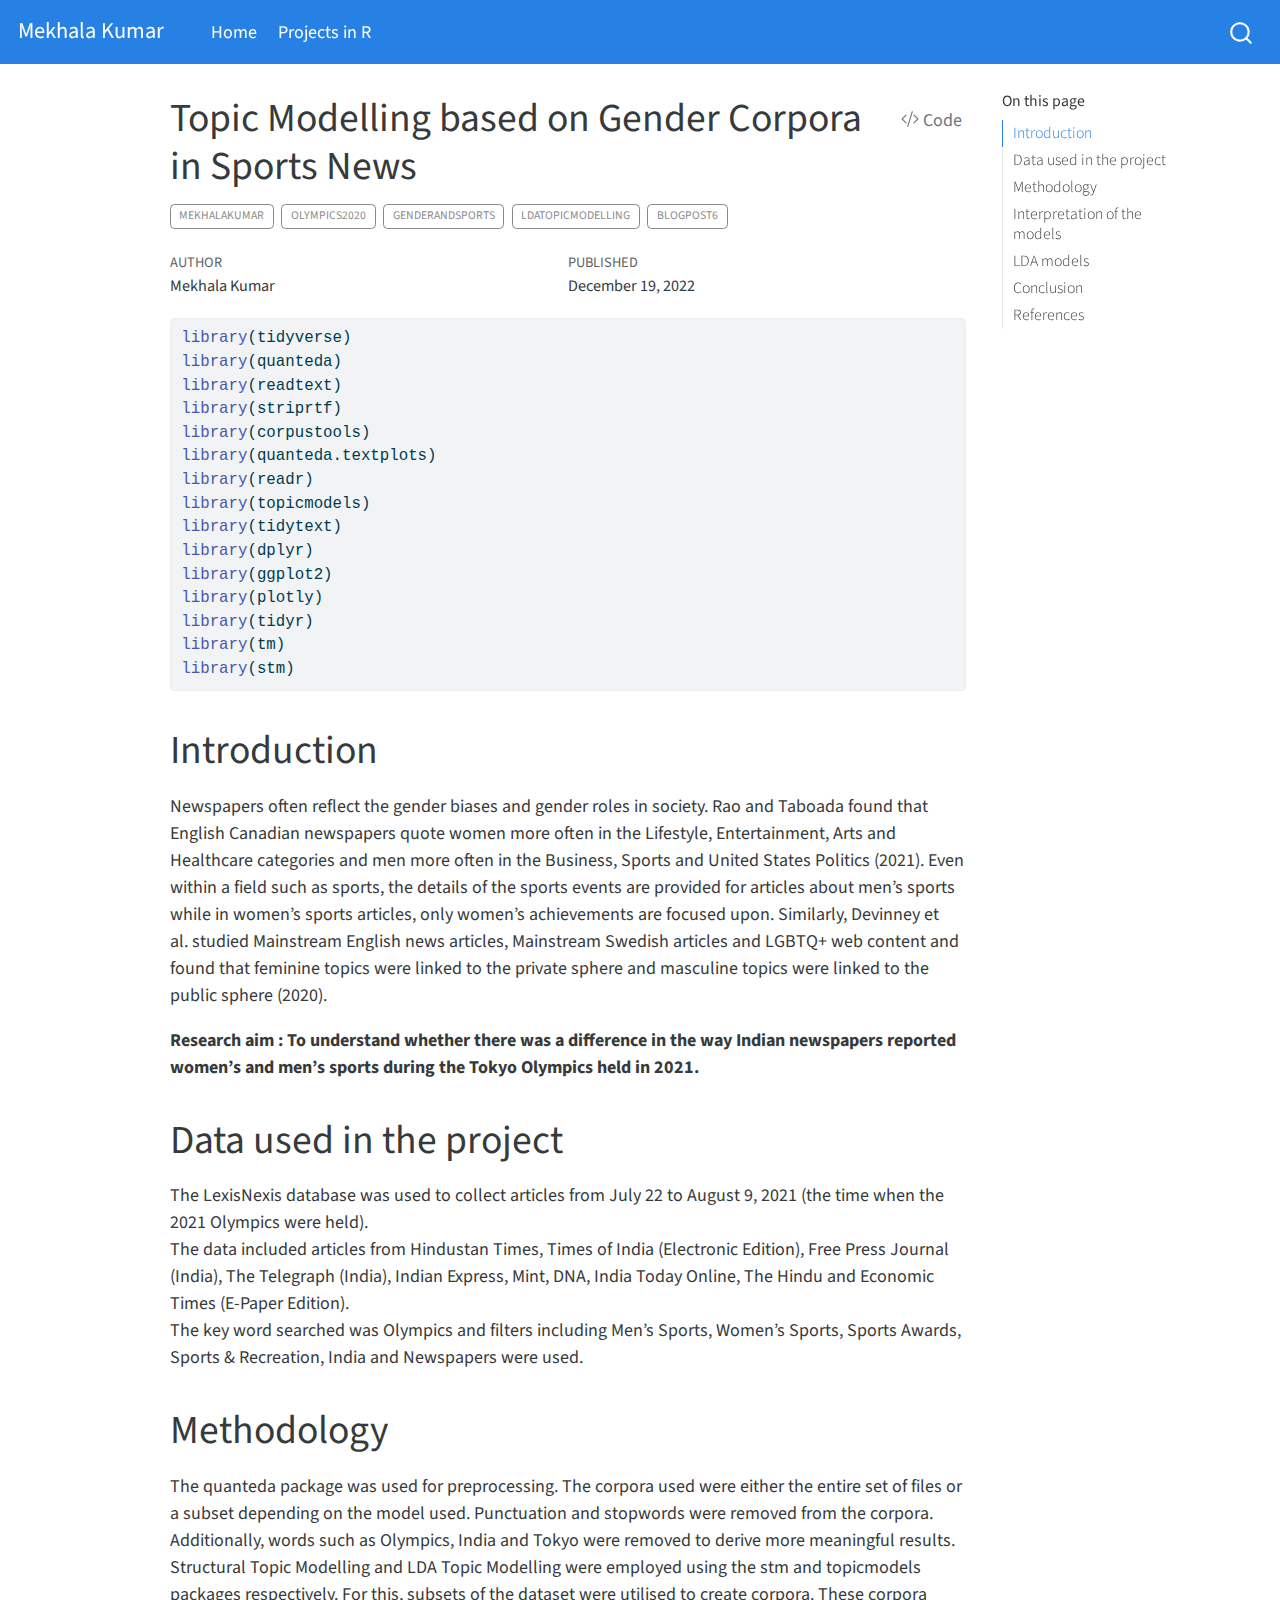
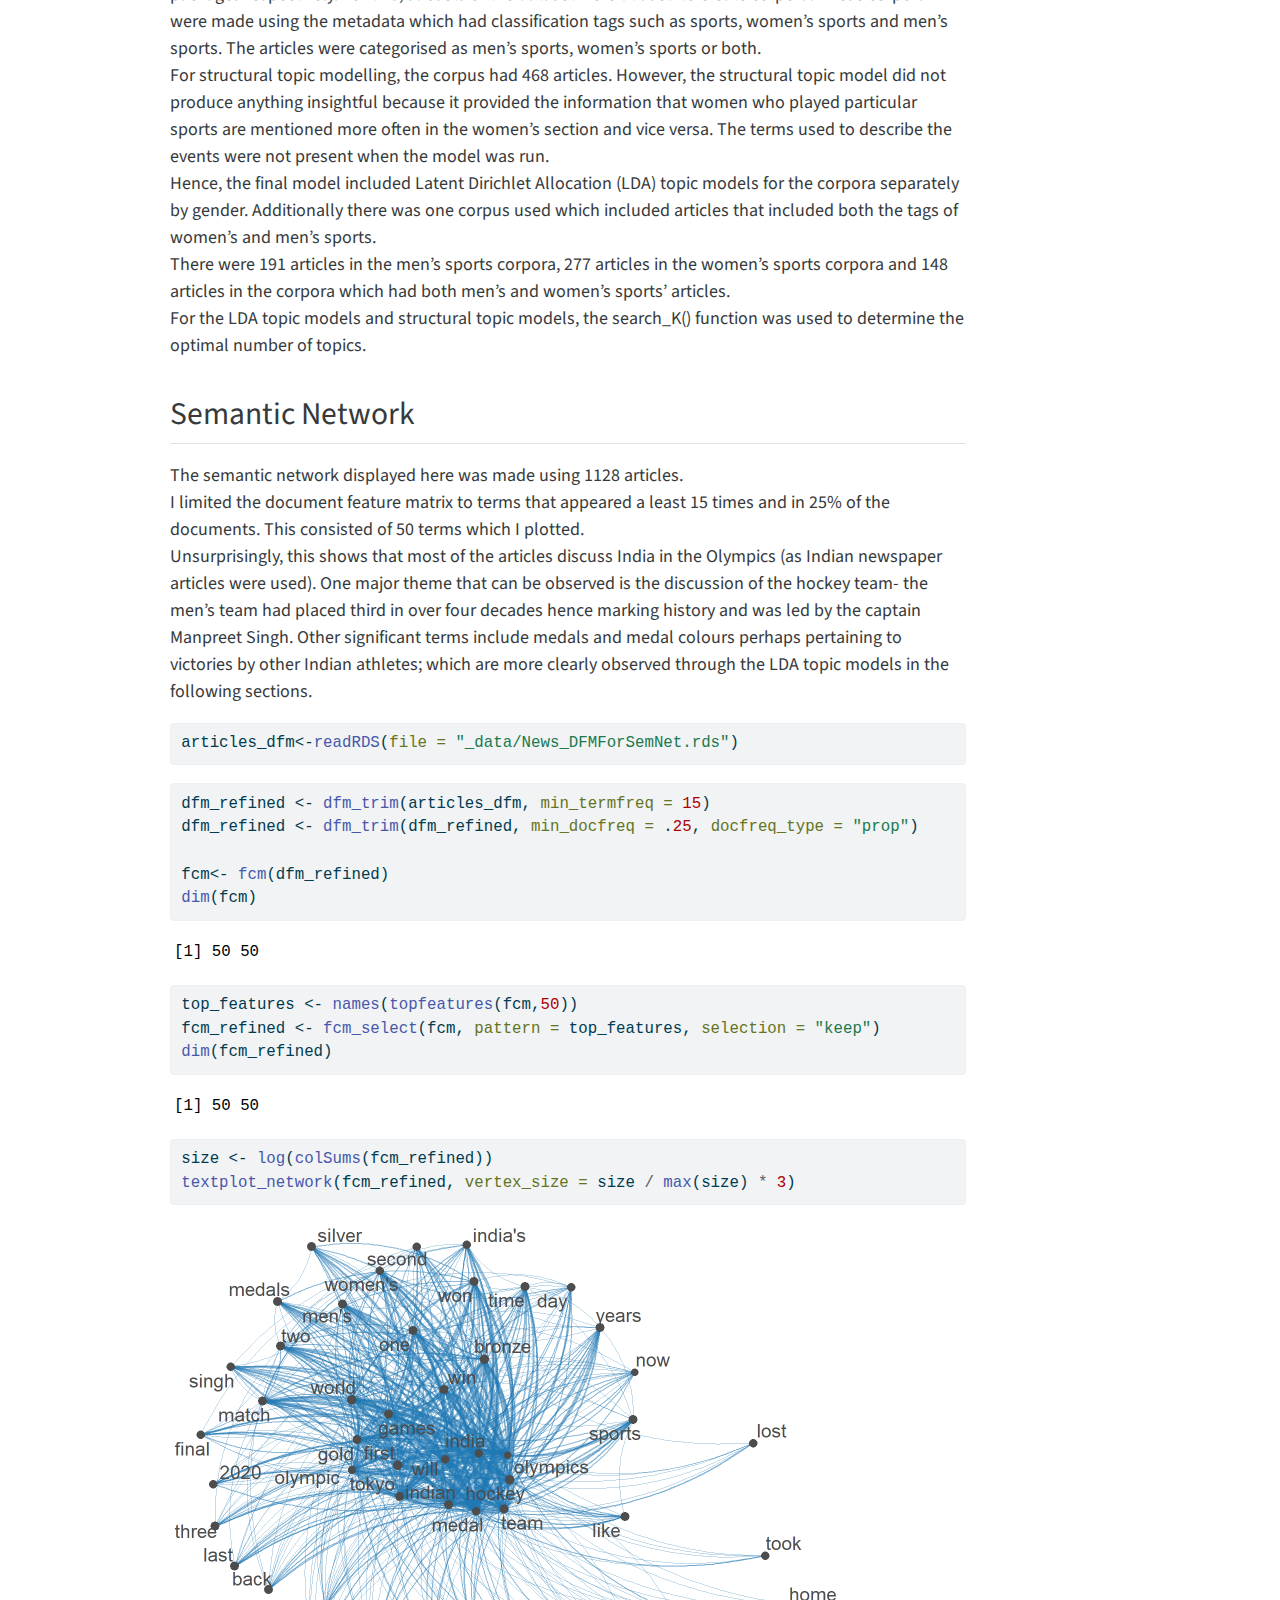
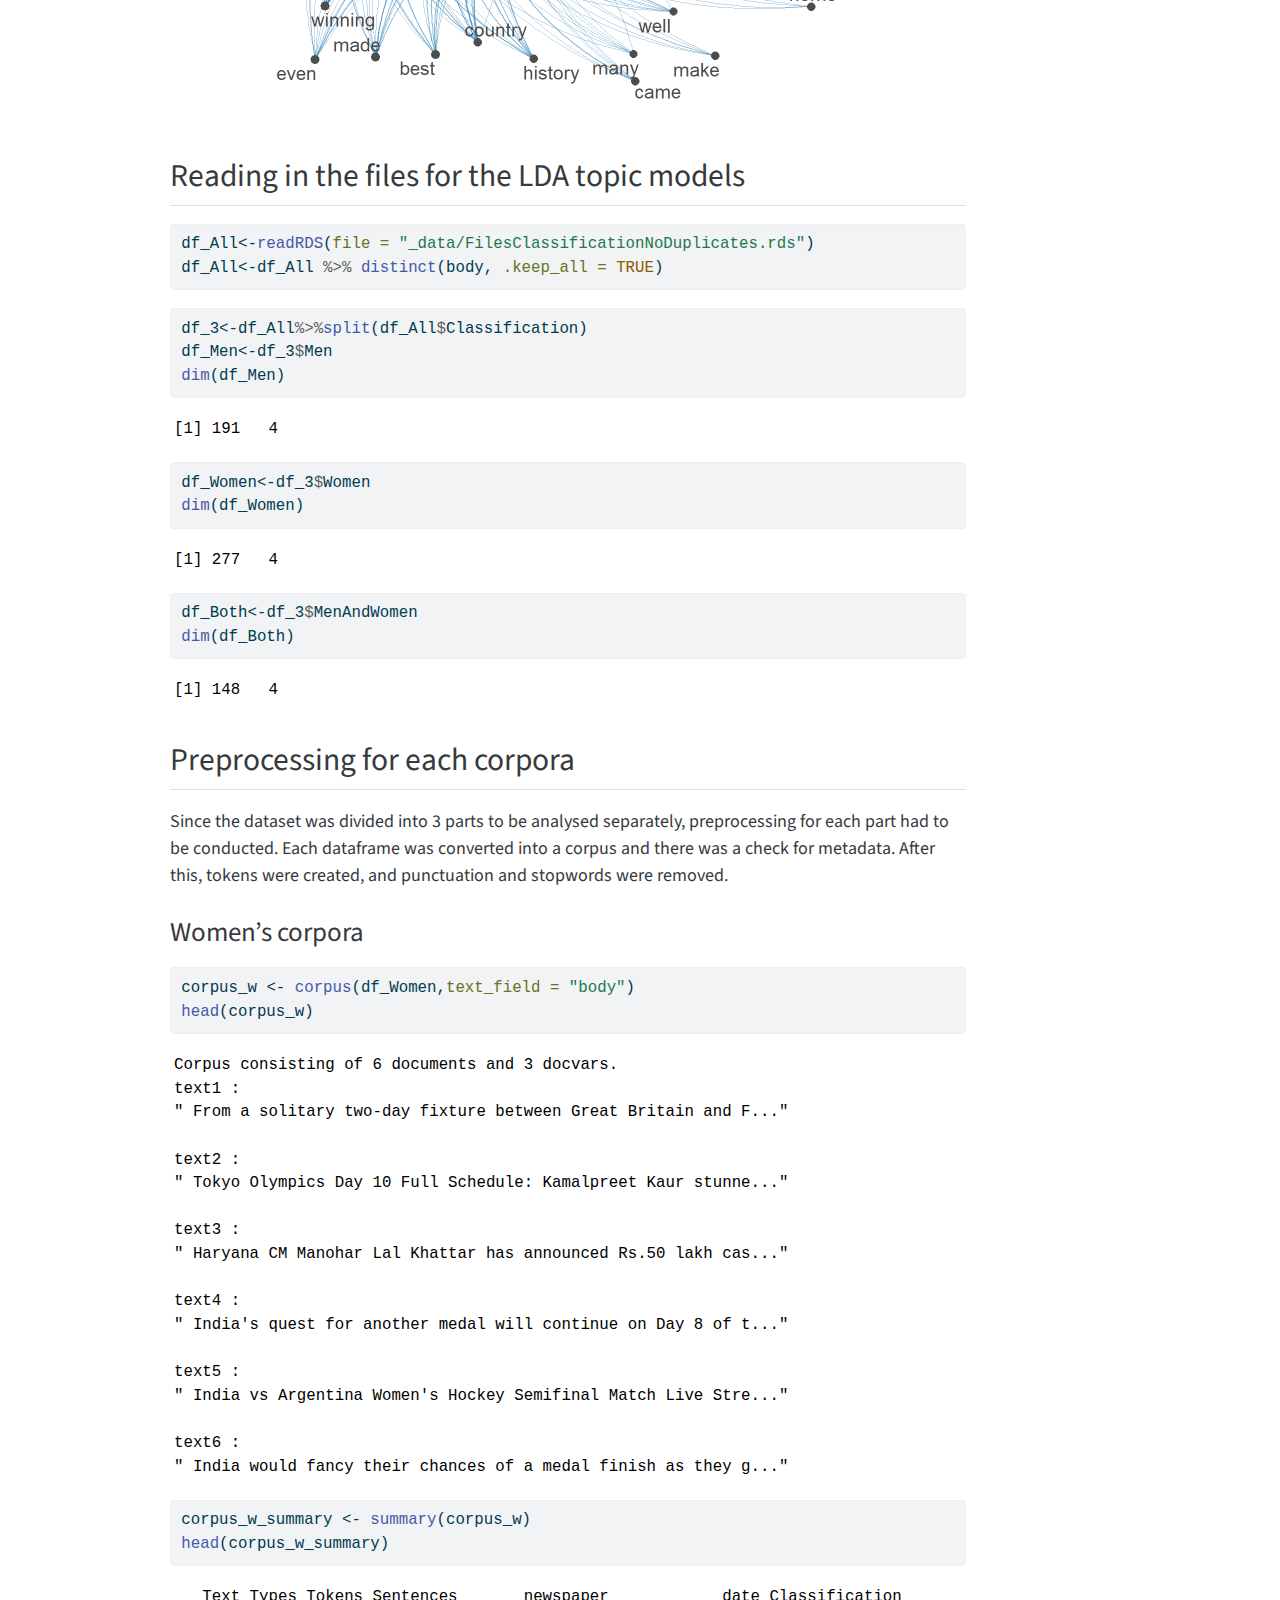
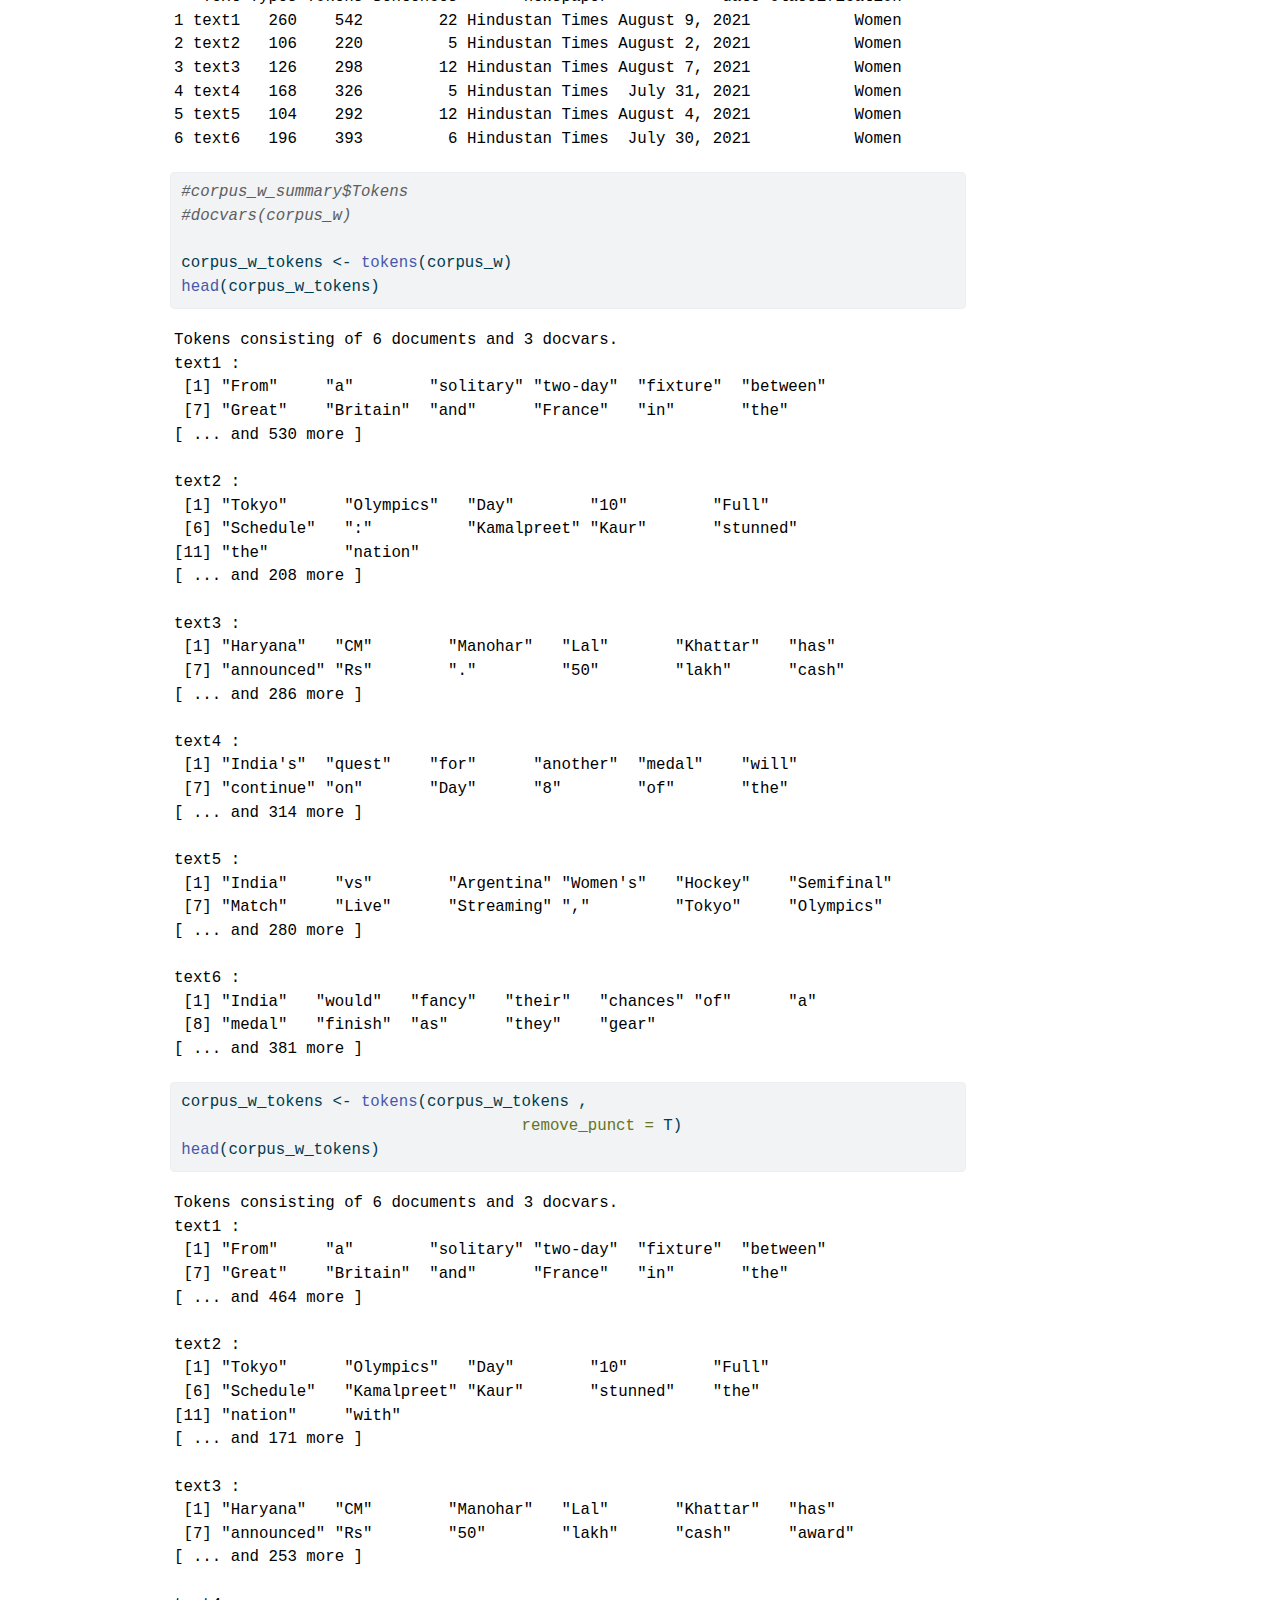
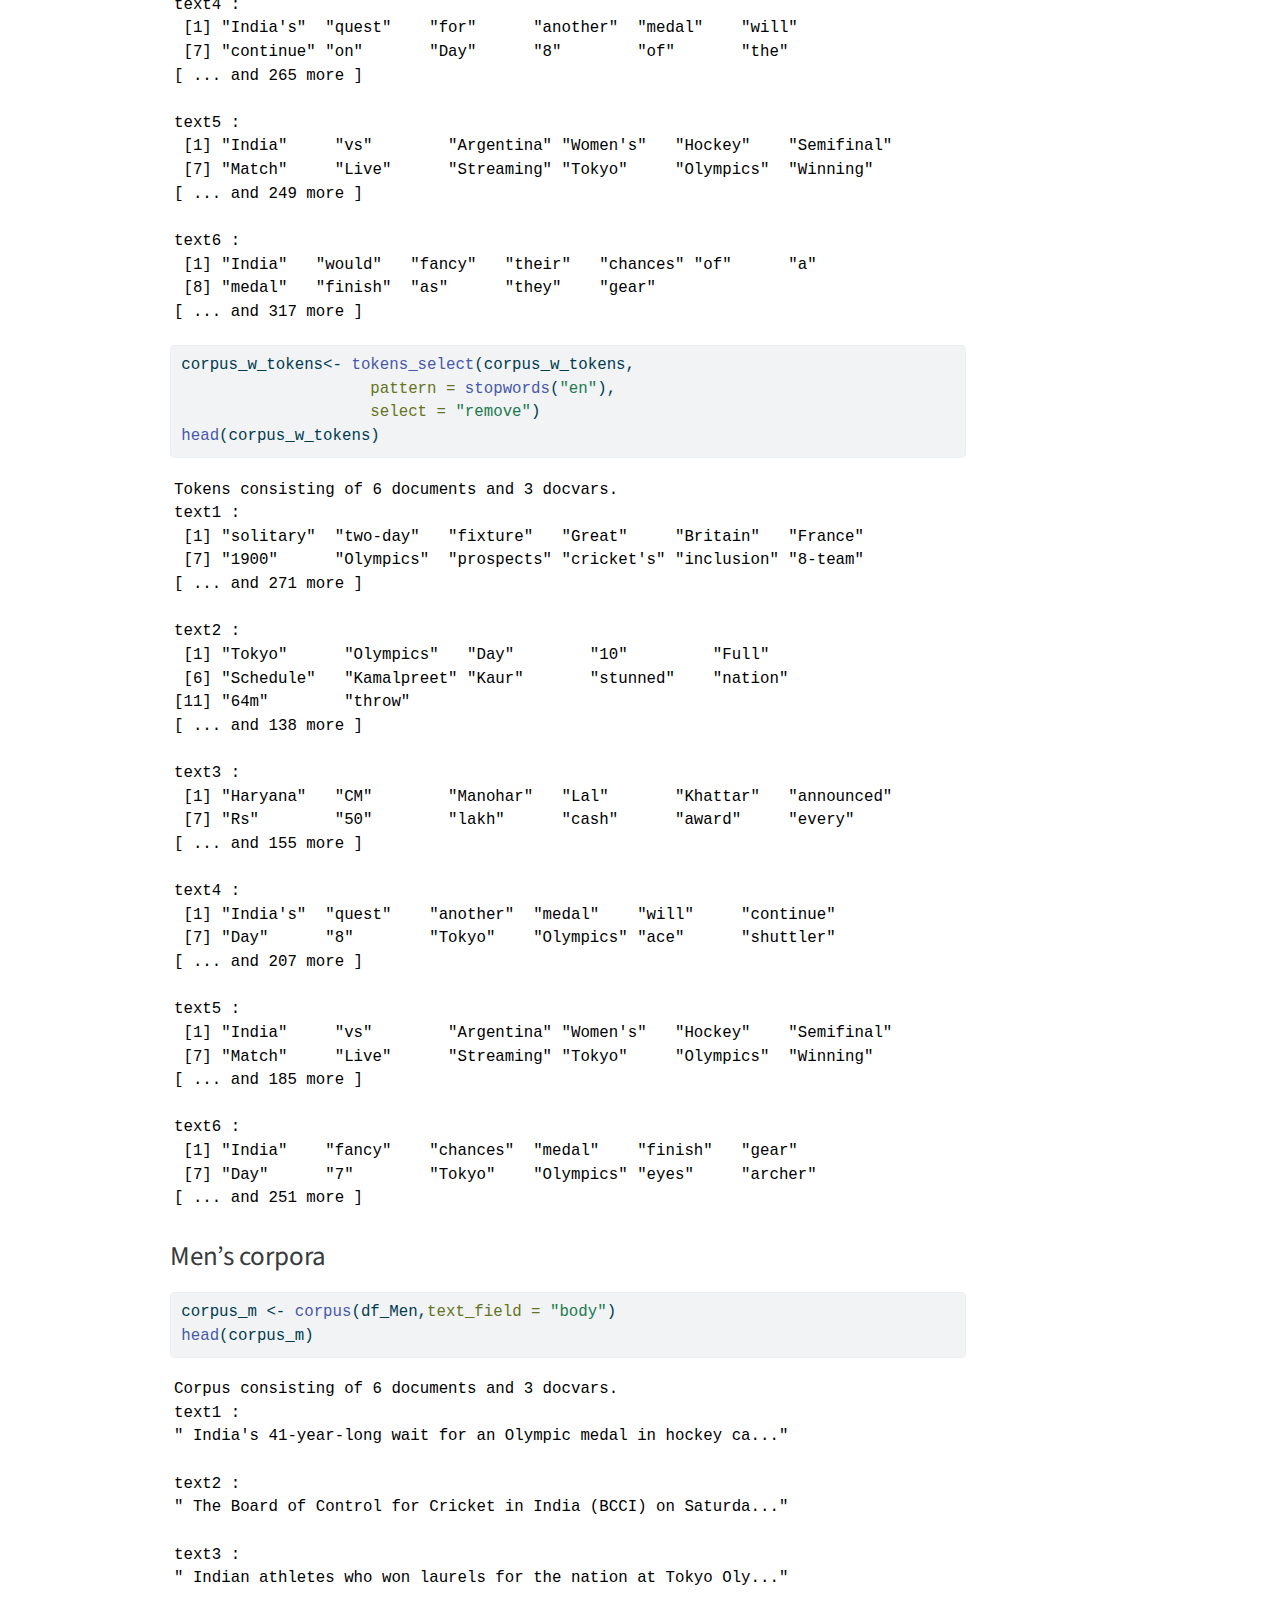
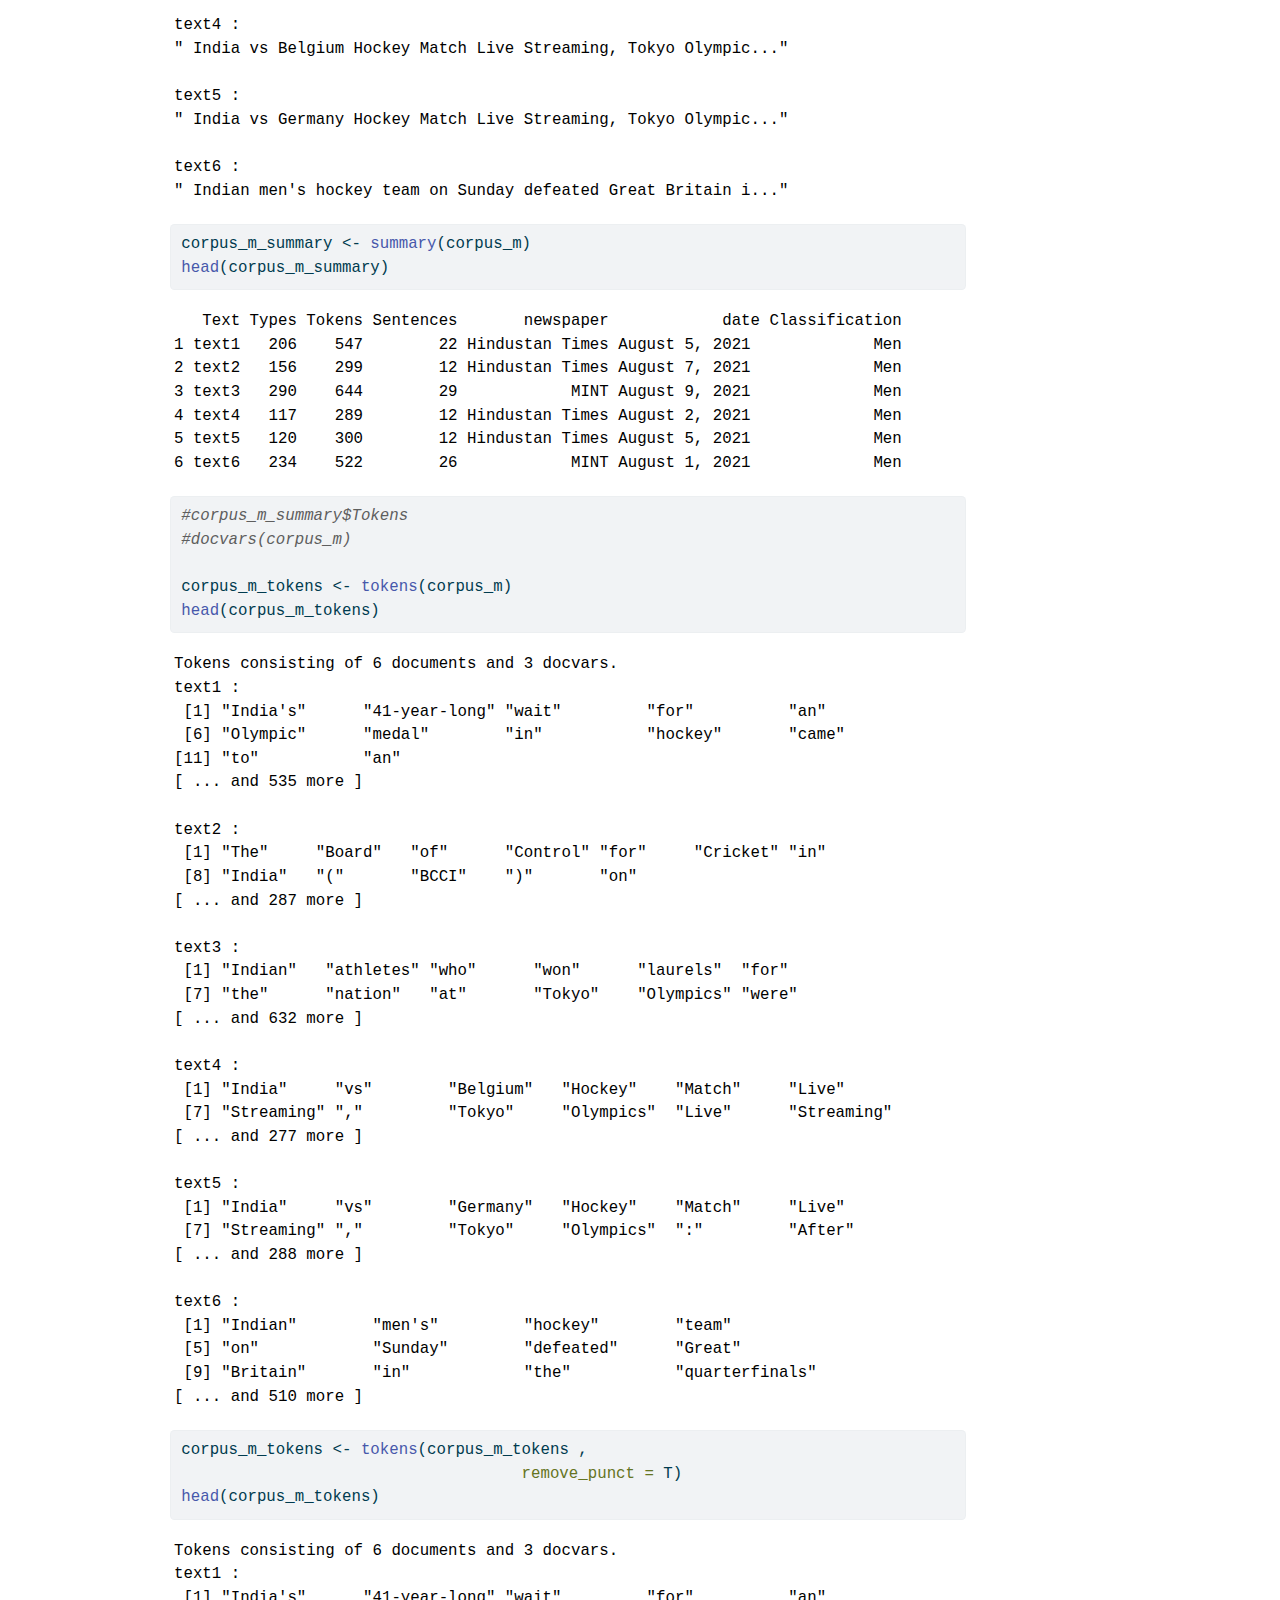
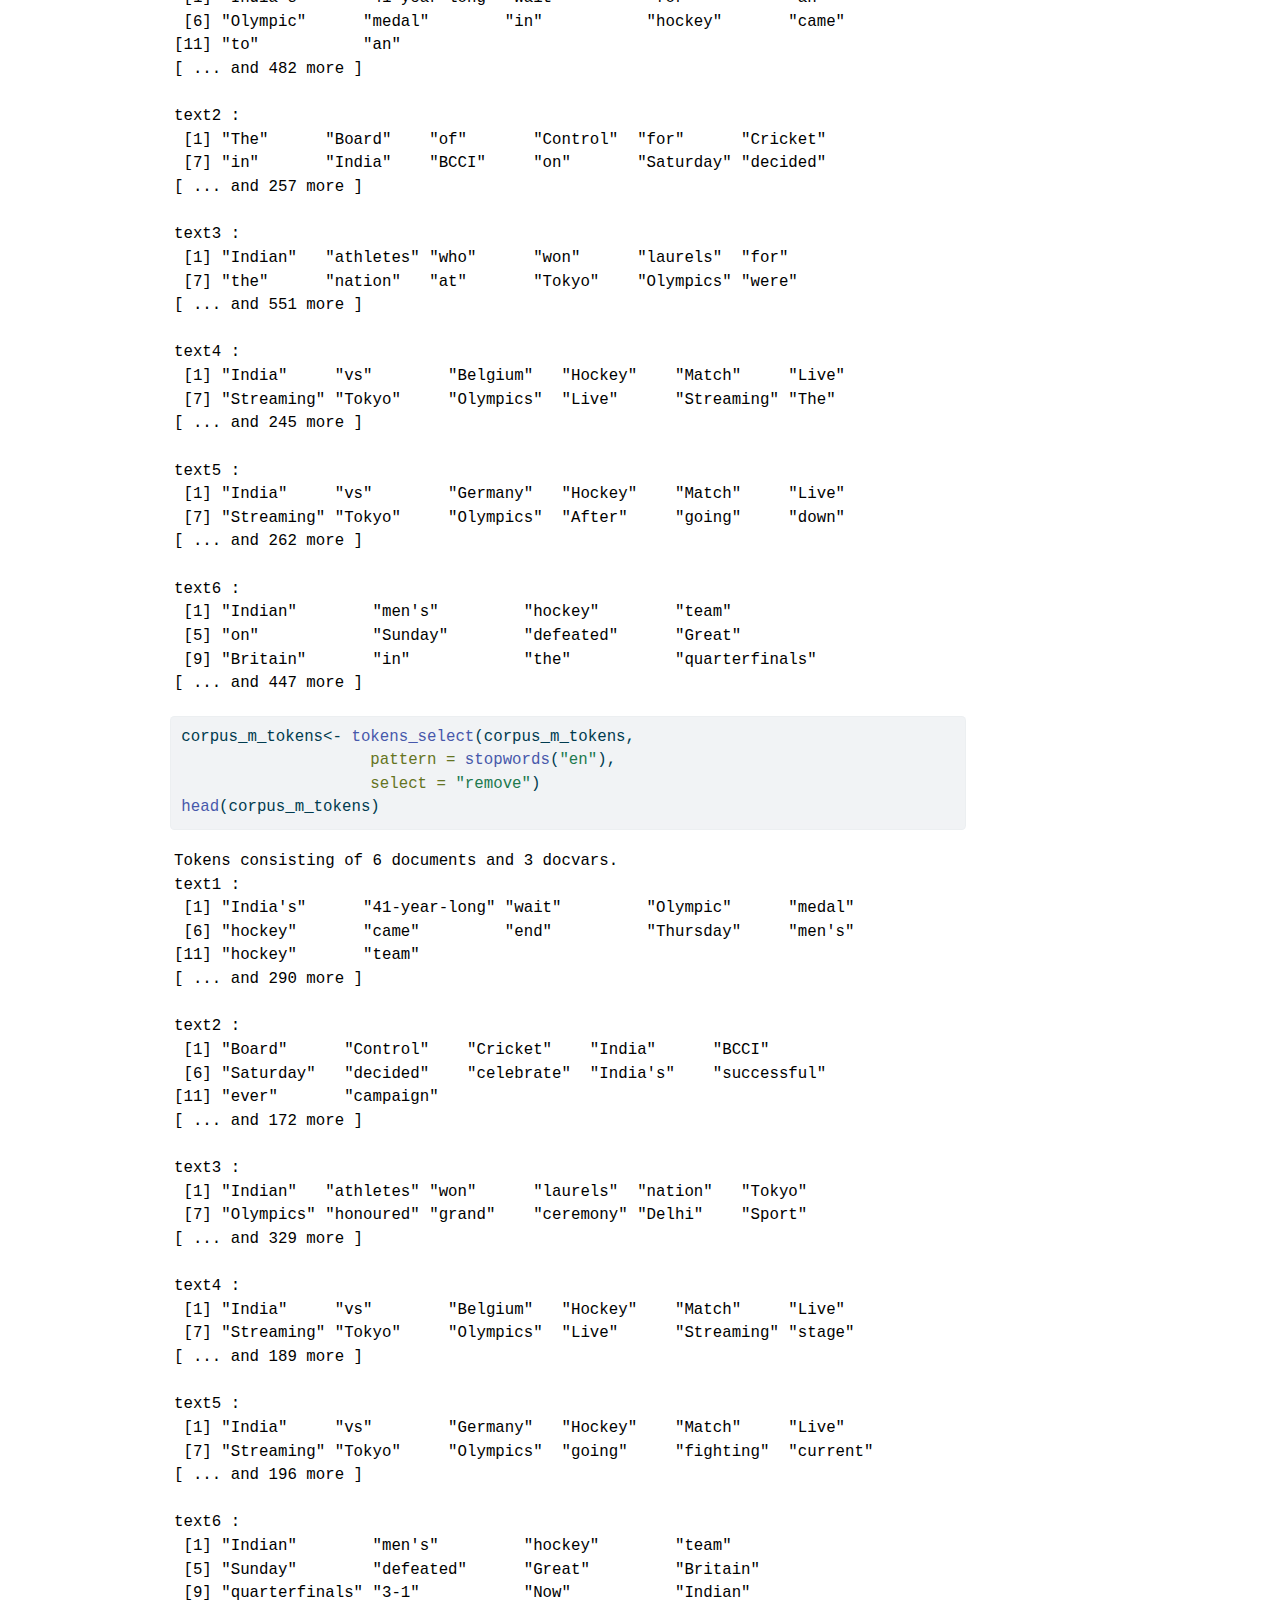
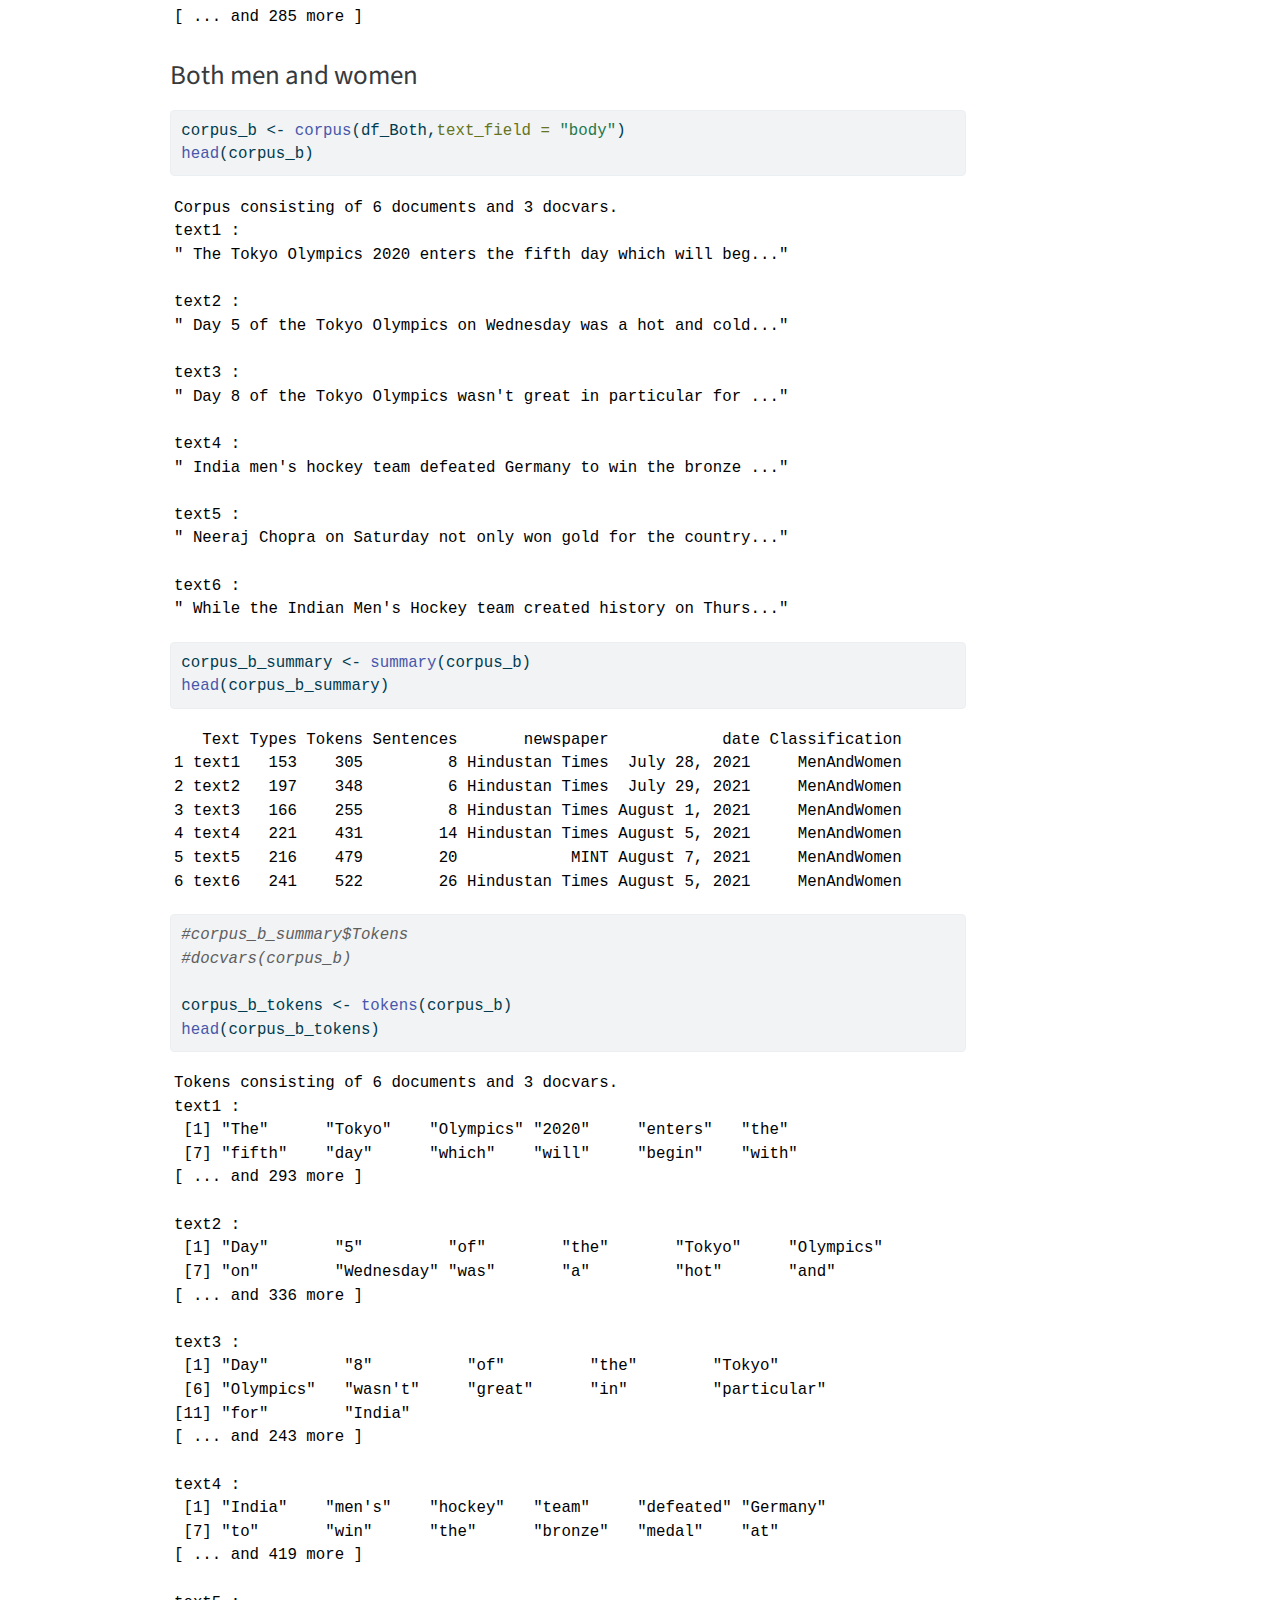
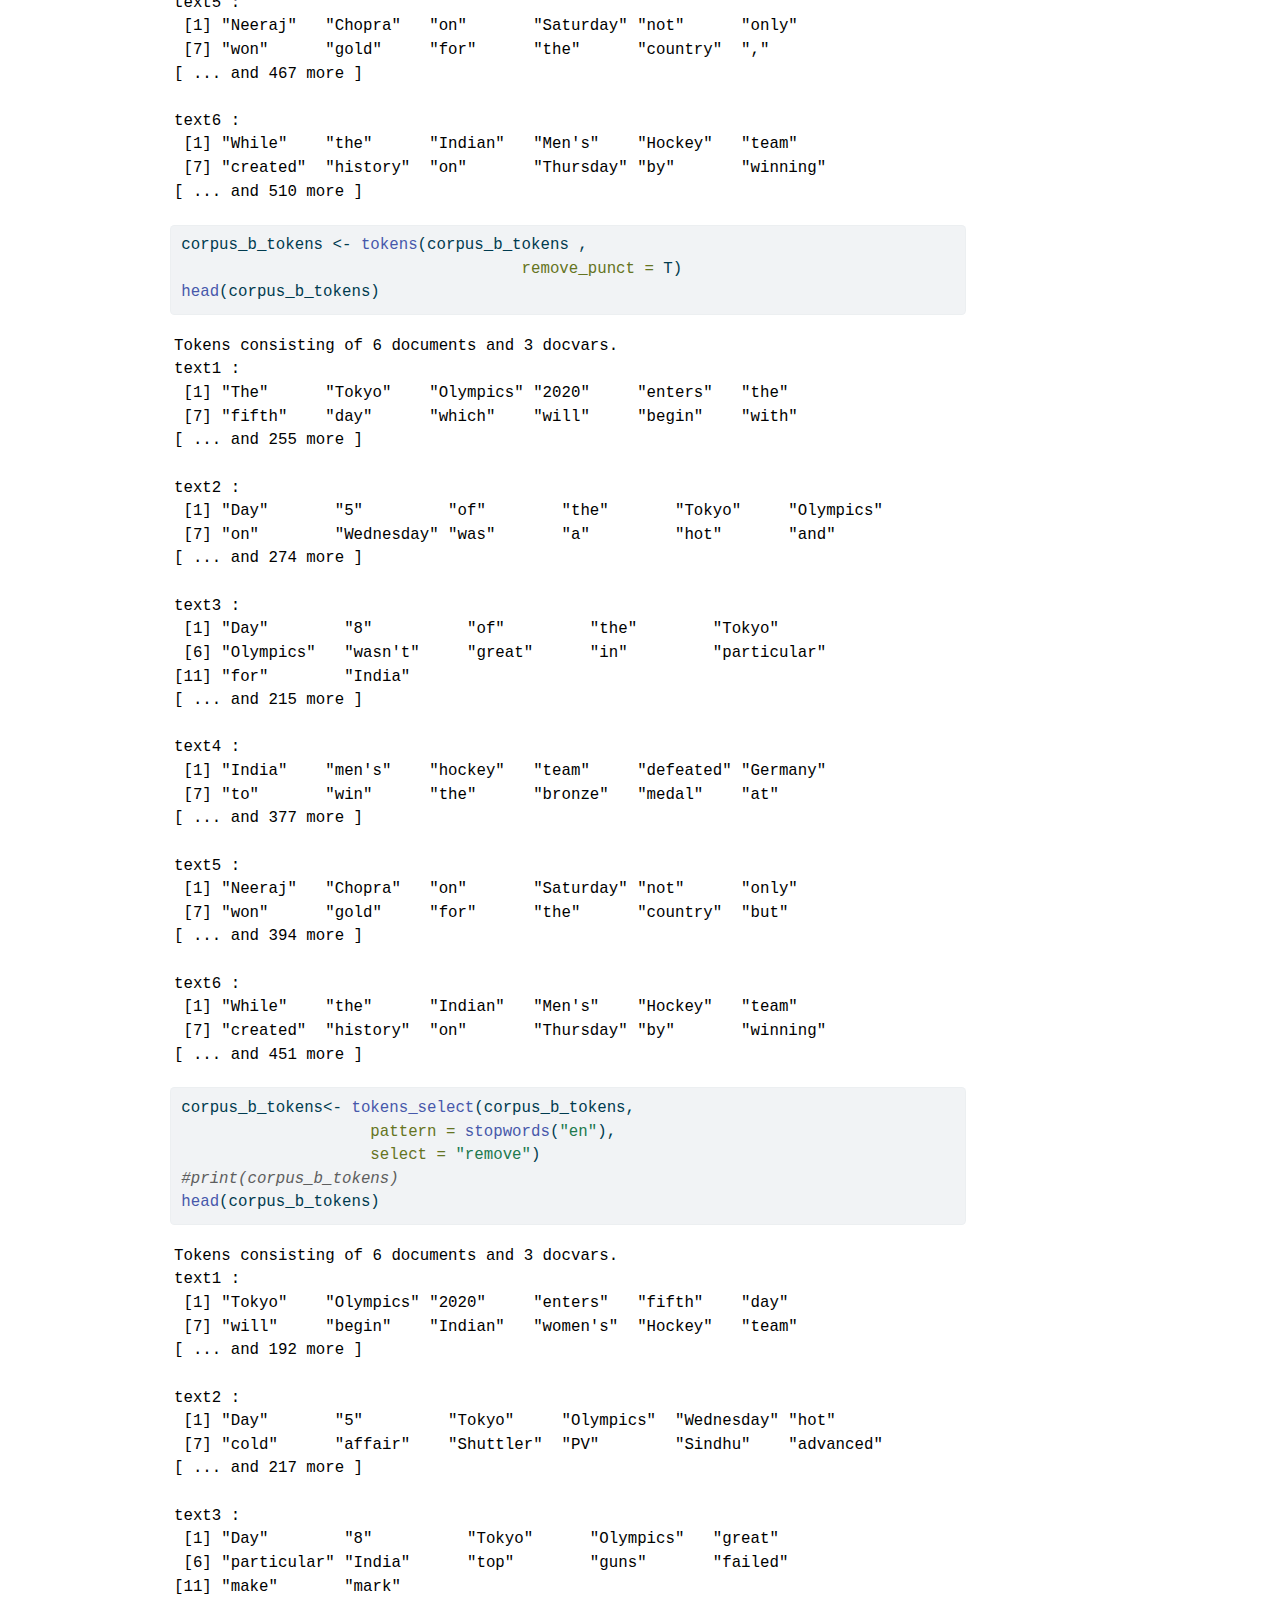
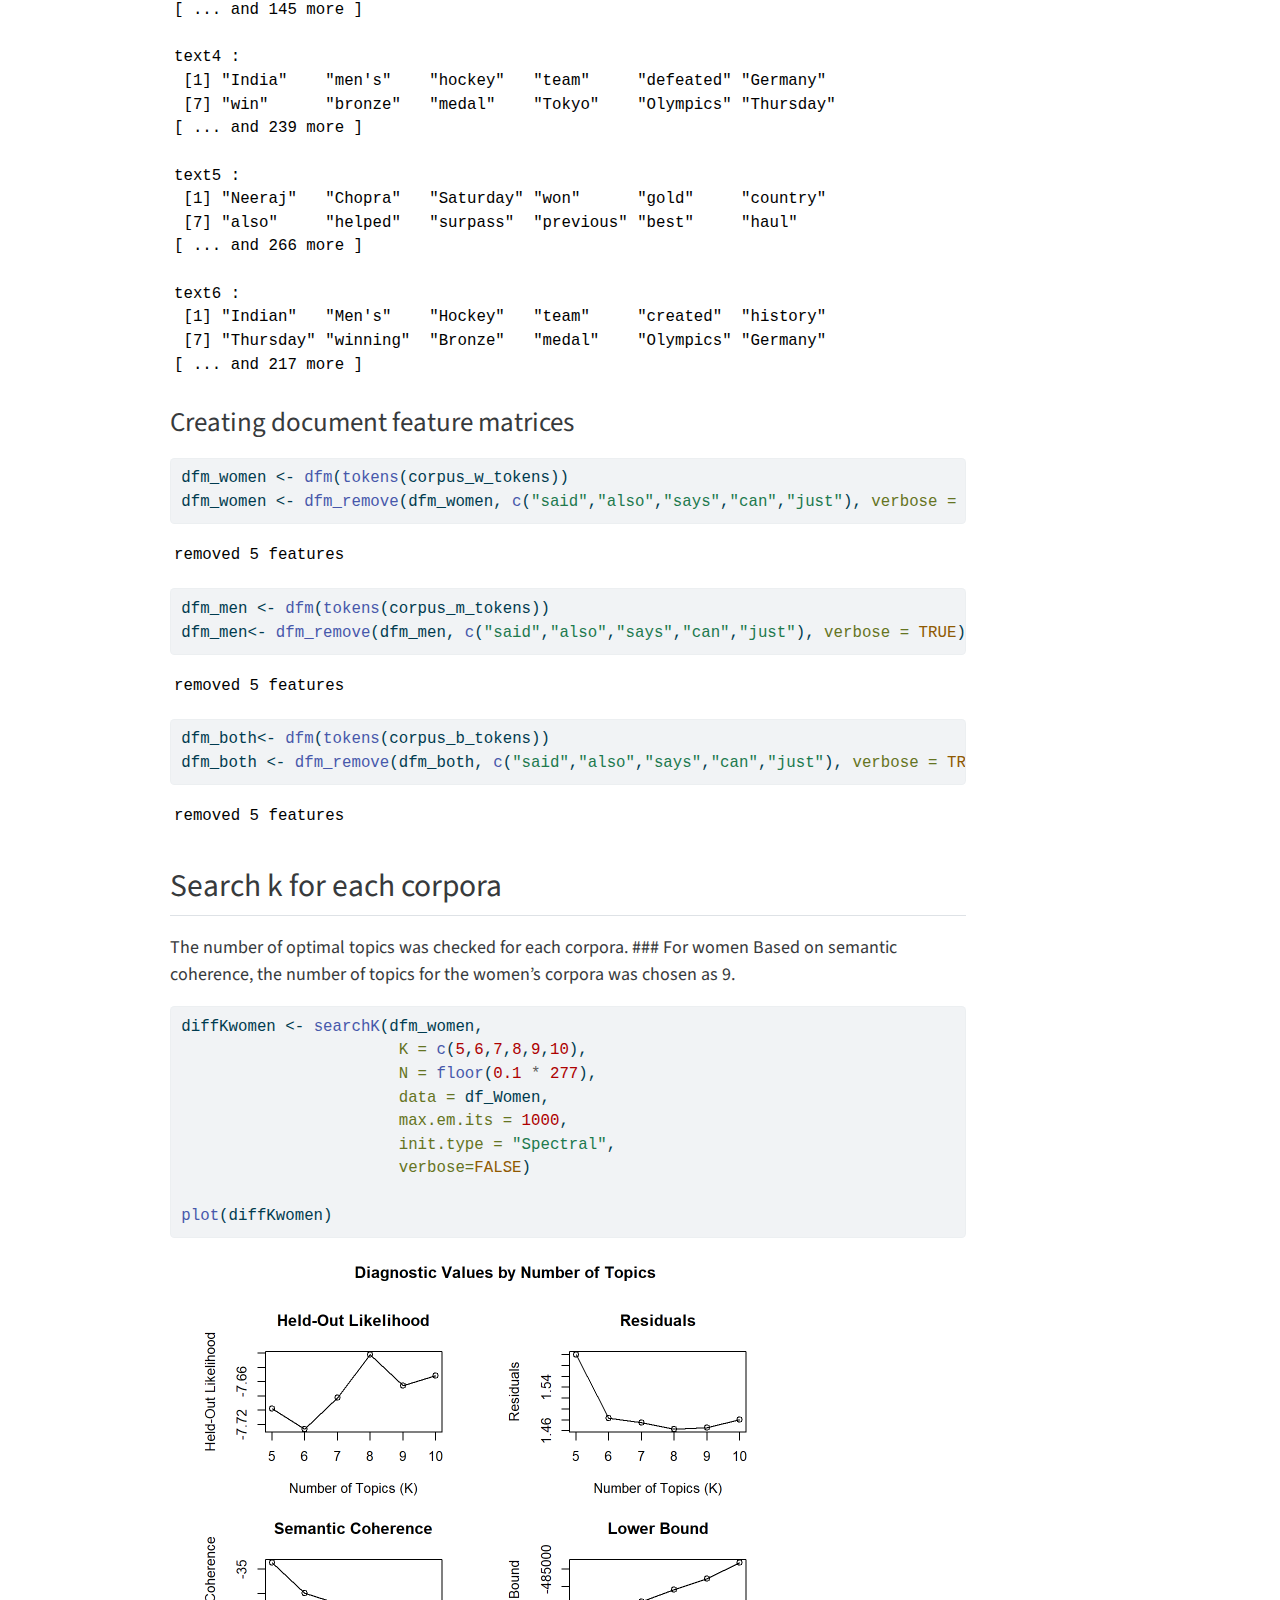
<file: docs/posts/BlogPost6 Mekhala Kumar.html>
<!DOCTYPE html>
<html xmlns="http://www.w3.org/1999/xhtml" lang="en" xml:lang="en"><head>

<meta charset="utf-8">
<meta name="generator" content="quarto-1.1.251">

<meta name="viewport" content="width=device-width, initial-scale=1.0, user-scalable=yes">

<meta name="author" content="Mekhala Kumar">
<meta name="dcterms.date" content="2022-12-19">

<title>Mekhala Kumar - Topic Modelling based on Gender Corpora in Sports News</title>
<style>
code{white-space: pre-wrap;}
span.smallcaps{font-variant: small-caps;}
div.columns{display: flex; gap: min(4vw, 1.5em);}
div.column{flex: auto; overflow-x: auto;}
div.hanging-indent{margin-left: 1.5em; text-indent: -1.5em;}
ul.task-list{list-style: none;}
ul.task-list li input[type="checkbox"] {
  width: 0.8em;
  margin: 0 0.8em 0.2em -1.6em;
  vertical-align: middle;
}
pre > code.sourceCode { white-space: pre; position: relative; }
pre > code.sourceCode > span { display: inline-block; line-height: 1.25; }
pre > code.sourceCode > span:empty { height: 1.2em; }
.sourceCode { overflow: visible; }
code.sourceCode > span { color: inherit; text-decoration: inherit; }
div.sourceCode { margin: 1em 0; }
pre.sourceCode { margin: 0; }
@media screen {
div.sourceCode { overflow: auto; }
}
@media print {
pre > code.sourceCode { white-space: pre-wrap; }
pre > code.sourceCode > span { text-indent: -5em; padding-left: 5em; }
}
pre.numberSource code
  { counter-reset: source-line 0; }
pre.numberSource code > span
  { position: relative; left: -4em; counter-increment: source-line; }
pre.numberSource code > span > a:first-child::before
  { content: counter(source-line);
    position: relative; left: -1em; text-align: right; vertical-align: baseline;
    border: none; display: inline-block;
    -webkit-touch-callout: none; -webkit-user-select: none;
    -khtml-user-select: none; -moz-user-select: none;
    -ms-user-select: none; user-select: none;
    padding: 0 4px; width: 4em;
    color: #aaaaaa;
  }
pre.numberSource { margin-left: 3em; border-left: 1px solid #aaaaaa;  padding-left: 4px; }
div.sourceCode
  {   }
@media screen {
pre > code.sourceCode > span > a:first-child::before { text-decoration: underline; }
}
code span.al { color: #ff0000; font-weight: bold; } /* Alert */
code span.an { color: #60a0b0; font-weight: bold; font-style: italic; } /* Annotation */
code span.at { color: #7d9029; } /* Attribute */
code span.bn { color: #40a070; } /* BaseN */
code span.bu { color: #008000; } /* BuiltIn */
code span.cf { color: #007020; font-weight: bold; } /* ControlFlow */
code span.ch { color: #4070a0; } /* Char */
code span.cn { color: #880000; } /* Constant */
code span.co { color: #60a0b0; font-style: italic; } /* Comment */
code span.cv { color: #60a0b0; font-weight: bold; font-style: italic; } /* CommentVar */
code span.do { color: #ba2121; font-style: italic; } /* Documentation */
code span.dt { color: #902000; } /* DataType */
code span.dv { color: #40a070; } /* DecVal */
code span.er { color: #ff0000; font-weight: bold; } /* Error */
code span.ex { } /* Extension */
code span.fl { color: #40a070; } /* Float */
code span.fu { color: #06287e; } /* Function */
code span.im { color: #008000; font-weight: bold; } /* Import */
code span.in { color: #60a0b0; font-weight: bold; font-style: italic; } /* Information */
code span.kw { color: #007020; font-weight: bold; } /* Keyword */
code span.op { color: #666666; } /* Operator */
code span.ot { color: #007020; } /* Other */
code span.pp { color: #bc7a00; } /* Preprocessor */
code span.sc { color: #4070a0; } /* SpecialChar */
code span.ss { color: #bb6688; } /* SpecialString */
code span.st { color: #4070a0; } /* String */
code span.va { color: #19177c; } /* Variable */
code span.vs { color: #4070a0; } /* VerbatimString */
code span.wa { color: #60a0b0; font-weight: bold; font-style: italic; } /* Warning */
</style>


<script src="../site_libs/quarto-nav/quarto-nav.js"></script>
<script src="../site_libs/quarto-nav/headroom.min.js"></script>
<script src="../site_libs/clipboard/clipboard.min.js"></script>
<script src="../site_libs/quarto-search/autocomplete.umd.js"></script>
<script src="../site_libs/quarto-search/fuse.min.js"></script>
<script src="../site_libs/quarto-search/quarto-search.js"></script>
<meta name="quarto:offset" content="../">
<script src="../site_libs/quarto-html/quarto.js"></script>
<script src="../site_libs/quarto-html/popper.min.js"></script>
<script src="../site_libs/quarto-html/tippy.umd.min.js"></script>
<script src="../site_libs/quarto-html/anchor.min.js"></script>
<link href="../site_libs/quarto-html/tippy.css" rel="stylesheet">
<link href="../site_libs/quarto-html/quarto-syntax-highlighting.css" rel="stylesheet" id="quarto-text-highlighting-styles">
<script src="../site_libs/bootstrap/bootstrap.min.js"></script>
<link href="../site_libs/bootstrap/bootstrap-icons.css" rel="stylesheet">
<link href="../site_libs/bootstrap/bootstrap.min.css" rel="stylesheet" id="quarto-bootstrap" data-mode="light">
<script id="quarto-search-options" type="application/json">{
  "location": "navbar",
  "copy-button": false,
  "collapse-after": 3,
  "panel-placement": "end",
  "type": "overlay",
  "limit": 20,
  "language": {
    "search-no-results-text": "No results",
    "search-matching-documents-text": "matching documents",
    "search-copy-link-title": "Copy link to search",
    "search-hide-matches-text": "Hide additional matches",
    "search-more-match-text": "more match in this document",
    "search-more-matches-text": "more matches in this document",
    "search-clear-button-title": "Clear",
    "search-detached-cancel-button-title": "Cancel",
    "search-submit-button-title": "Submit"
  }
}</script>


<link rel="stylesheet" href="../styles.css">
</head>

<body class="nav-fixed">

<div id="quarto-search-results"></div>
  <header id="quarto-header" class="headroom fixed-top">
    <nav class="navbar navbar-expand-lg navbar-dark ">
      <div class="navbar-container container-fluid">
      <div class="navbar-brand-container">
    <a class="navbar-brand" href="../index.html">
    <span class="navbar-title">Mekhala Kumar</span>
    </a>
  </div>
          <button class="navbar-toggler" type="button" data-bs-toggle="collapse" data-bs-target="#navbarCollapse" aria-controls="navbarCollapse" aria-expanded="false" aria-label="Toggle navigation" onclick="if (window.quartoToggleHeadroom) { window.quartoToggleHeadroom(); }">
  <span class="navbar-toggler-icon"></span>
</button>
          <div class="collapse navbar-collapse" id="navbarCollapse">
            <ul class="navbar-nav navbar-nav-scroll me-auto">
  <li class="nav-item">
    <a class="nav-link" href="../index.html">Home</a>
  </li>  
  <li class="nav-item">
    <a class="nav-link" href="../ProjectsinR.html">Projects in R</a>
  </li>  
</ul>
              <div id="quarto-search" class="" title="Search"></div>
          </div> <!-- /navcollapse -->
      </div> <!-- /container-fluid -->
    </nav>
</header>
<!-- content -->
<div id="quarto-content" class="quarto-container page-columns page-rows-contents page-layout-article page-navbar">
<!-- sidebar -->
<!-- margin-sidebar -->
    <div id="quarto-margin-sidebar" class="sidebar margin-sidebar">
        <nav id="TOC" role="doc-toc" class="toc-active">
    <h2 id="toc-title">On this page</h2>
   
  <ul>
  <li><a href="#introduction" id="toc-introduction" class="nav-link active" data-scroll-target="#introduction">Introduction</a></li>
  <li><a href="#data-used-in-the-project" id="toc-data-used-in-the-project" class="nav-link" data-scroll-target="#data-used-in-the-project">Data used in the project</a></li>
  <li><a href="#methodology" id="toc-methodology" class="nav-link" data-scroll-target="#methodology">Methodology</a>
  <ul class="collapse">
  <li><a href="#semantic-network" id="toc-semantic-network" class="nav-link" data-scroll-target="#semantic-network">Semantic Network</a></li>
  <li><a href="#reading-in-the-files-for-the-lda-topic-models" id="toc-reading-in-the-files-for-the-lda-topic-models" class="nav-link" data-scroll-target="#reading-in-the-files-for-the-lda-topic-models">Reading in the files for the LDA topic models</a></li>
  <li><a href="#preprocessing-for-each-corpora" id="toc-preprocessing-for-each-corpora" class="nav-link" data-scroll-target="#preprocessing-for-each-corpora">Preprocessing for each corpora</a>
  <ul class="collapse">
  <li><a href="#womens-corpora" id="toc-womens-corpora" class="nav-link" data-scroll-target="#womens-corpora">Women’s corpora</a></li>
  <li><a href="#mens-corpora" id="toc-mens-corpora" class="nav-link" data-scroll-target="#mens-corpora">Men’s corpora</a></li>
  <li><a href="#both-men-and-women" id="toc-both-men-and-women" class="nav-link" data-scroll-target="#both-men-and-women">Both men and women</a></li>
  <li><a href="#creating-document-feature-matrices" id="toc-creating-document-feature-matrices" class="nav-link" data-scroll-target="#creating-document-feature-matrices">Creating document feature matrices</a></li>
  </ul></li>
  <li><a href="#search-k-for-each-corpora" id="toc-search-k-for-each-corpora" class="nav-link" data-scroll-target="#search-k-for-each-corpora">Search k for each corpora</a>
  <ul class="collapse">
  <li><a href="#for-men" id="toc-for-men" class="nav-link" data-scroll-target="#for-men">For men</a></li>
  <li><a href="#for-both" id="toc-for-both" class="nav-link" data-scroll-target="#for-both">For both</a></li>
  </ul></li>
  </ul></li>
  <li><a href="#interpretation-of-the-models" id="toc-interpretation-of-the-models" class="nav-link" data-scroll-target="#interpretation-of-the-models">Interpretation of the models</a></li>
  <li><a href="#lda-models" id="toc-lda-models" class="nav-link" data-scroll-target="#lda-models">LDA models</a>
  <ul class="collapse">
  <li><a href="#topic-models-for-womens-corpora" id="toc-topic-models-for-womens-corpora" class="nav-link" data-scroll-target="#topic-models-for-womens-corpora">Topic models for women’s corpora</a></li>
  <li><a href="#topic-models-for-mens-corpora" id="toc-topic-models-for-mens-corpora" class="nav-link" data-scroll-target="#topic-models-for-mens-corpora">Topic models for men’s corpora</a></li>
  <li><a href="#topic-models-for-corpora-with-both-men-and-women" id="toc-topic-models-for-corpora-with-both-men-and-women" class="nav-link" data-scroll-target="#topic-models-for-corpora-with-both-men-and-women">Topic models for corpora with both men and women</a></li>
  </ul></li>
  <li><a href="#conclusion" id="toc-conclusion" class="nav-link" data-scroll-target="#conclusion">Conclusion</a></li>
  <li><a href="#references" id="toc-references" class="nav-link" data-scroll-target="#references">References</a></li>
  </ul>
</nav>
    </div>
<!-- main -->
<main class="content" id="quarto-document-content">

<header id="title-block-header" class="quarto-title-block default">
<div class="quarto-title">
<div class="quarto-title-block"><div><h1 class="title">Topic Modelling based on Gender Corpora in Sports News</h1><button type="button" class="btn code-tools-button" id="quarto-code-tools-source"><i class="bi"></i> Code</button></div></div>
  <div class="quarto-categories">
    <div class="quarto-category">MekhalaKumar</div>
    <div class="quarto-category">Olympics2020</div>
    <div class="quarto-category">GenderandSports</div>
    <div class="quarto-category">LDATopicModelling</div>
    <div class="quarto-category">BlogPost6</div>
  </div>
  </div>



<div class="quarto-title-meta">

    <div>
    <div class="quarto-title-meta-heading">Author</div>
    <div class="quarto-title-meta-contents">
             <p>Mekhala Kumar </p>
          </div>
  </div>
    
    <div>
    <div class="quarto-title-meta-heading">Published</div>
    <div class="quarto-title-meta-contents">
      <p class="date">December 19, 2022</p>
    </div>
  </div>
    
  </div>
  

</header>

<div class="cell">
<div class="sourceCode cell-code" id="cb1"><pre class="sourceCode r code-with-copy"><code class="sourceCode r"><span id="cb1-1"><a href="#cb1-1" aria-hidden="true" tabindex="-1"></a><span class="fu">library</span>(tidyverse)</span>
<span id="cb1-2"><a href="#cb1-2" aria-hidden="true" tabindex="-1"></a><span class="fu">library</span>(quanteda)</span>
<span id="cb1-3"><a href="#cb1-3" aria-hidden="true" tabindex="-1"></a><span class="fu">library</span>(readtext)</span>
<span id="cb1-4"><a href="#cb1-4" aria-hidden="true" tabindex="-1"></a><span class="fu">library</span>(striprtf)</span>
<span id="cb1-5"><a href="#cb1-5" aria-hidden="true" tabindex="-1"></a><span class="fu">library</span>(corpustools)</span>
<span id="cb1-6"><a href="#cb1-6" aria-hidden="true" tabindex="-1"></a><span class="fu">library</span>(quanteda.textplots)</span>
<span id="cb1-7"><a href="#cb1-7" aria-hidden="true" tabindex="-1"></a><span class="fu">library</span>(readr)</span>
<span id="cb1-8"><a href="#cb1-8" aria-hidden="true" tabindex="-1"></a><span class="fu">library</span>(topicmodels)</span>
<span id="cb1-9"><a href="#cb1-9" aria-hidden="true" tabindex="-1"></a><span class="fu">library</span>(tidytext)</span>
<span id="cb1-10"><a href="#cb1-10" aria-hidden="true" tabindex="-1"></a><span class="fu">library</span>(dplyr)</span>
<span id="cb1-11"><a href="#cb1-11" aria-hidden="true" tabindex="-1"></a><span class="fu">library</span>(ggplot2)</span>
<span id="cb1-12"><a href="#cb1-12" aria-hidden="true" tabindex="-1"></a><span class="fu">library</span>(plotly)</span>
<span id="cb1-13"><a href="#cb1-13" aria-hidden="true" tabindex="-1"></a><span class="fu">library</span>(tidyr)</span>
<span id="cb1-14"><a href="#cb1-14" aria-hidden="true" tabindex="-1"></a><span class="fu">library</span>(tm)</span>
<span id="cb1-15"><a href="#cb1-15" aria-hidden="true" tabindex="-1"></a><span class="fu">library</span>(stm)</span></code><button title="Copy to Clipboard" class="code-copy-button"><i class="bi"></i></button></pre></div>
</div>
<section id="introduction" class="level1">
<h1>Introduction</h1>
<p>Newspapers often reflect the gender biases and gender roles in society. Rao and Taboada found that English Canadian newspapers quote women more often in the Lifestyle, Entertainment, Arts and Healthcare categories and men more often in the Business, Sports and United States Politics (2021). Even within a field such as sports, the details of the sports events are provided for articles about men’s sports while in women’s sports articles, only women’s achievements are focused upon. Similarly, Devinney et al.&nbsp;studied Mainstream English news articles, Mainstream Swedish articles and LGBTQ+ web content and found that feminine topics were linked to the private sphere and masculine topics were linked to the public sphere (2020).</p>
<p><strong>Research aim : To understand whether there was a difference in the way Indian newspapers reported women’s and men’s sports during the Tokyo Olympics held in 2021.</strong></p>
</section>
<section id="data-used-in-the-project" class="level1">
<h1>Data used in the project</h1>
<p>The LexisNexis database was used to collect articles from July 22 to August 9, 2021 (the time when the 2021 Olympics were held).<br>
The data included articles from Hindustan Times, Times of India (Electronic Edition), Free Press Journal (India), The Telegraph (India), Indian Express, Mint, DNA, India Today Online, The Hindu and Economic Times (E-Paper Edition).<br>
The key word searched was Olympics and filters including Men’s Sports, Women’s Sports, Sports Awards, Sports &amp; Recreation, India and Newspapers were used.</p>
</section>
<section id="methodology" class="level1">
<h1>Methodology</h1>
<p>The quanteda package was used for preprocessing. The corpora used were either the entire set of files or a subset depending on the model used. Punctuation and stopwords were removed from the corpora. Additionally, words such as Olympics, India and Tokyo were removed to derive more meaningful results.<br>
Structural Topic Modelling and LDA Topic Modelling were employed using the stm and topicmodels packages respectively. For this, subsets of the dataset were utilised to create corpora. These corpora were made using the metadata which had classification tags such as sports, women’s sports and men’s sports. The articles were categorised as men’s sports, women’s sports or both.<br>
For structural topic modelling, the corpus had 468 articles. However, the structural topic model did not produce anything insightful because it provided the information that women who played particular sports are mentioned more often in the women’s section and vice versa. The terms used to describe the events were not present when the model was run.<br>
Hence, the final model included Latent Dirichlet Allocation (LDA) topic models for the corpora separately by gender. Additionally there was one corpus used which included articles that included both the tags of women’s and men’s sports.<br>
There were 191 articles in the men’s sports corpora, 277 articles in the women’s sports corpora and 148 articles in the corpora which had both men’s and women’s sports’ articles.<br>
For the LDA topic models and structural topic models, the search_K() function was used to determine the optimal number of topics.</p>
<section id="semantic-network" class="level2">
<h2 class="anchored" data-anchor-id="semantic-network">Semantic Network</h2>
<p>The semantic network displayed here was made using 1128 articles.<br>
I limited the document feature matrix to terms that appeared a least 15 times and in 25% of the documents. This consisted of 50 terms which I plotted.<br>
Unsurprisingly, this shows that most of the articles discuss India in the Olympics (as Indian newspaper articles were used). One major theme that can be observed is the discussion of the hockey team- the men’s team had placed third in over four decades hence marking history and was led by the captain Manpreet Singh. Other significant terms include medals and medal colours perhaps pertaining to victories by other Indian athletes; which are more clearly observed through the LDA topic models in the following sections.</p>
<div class="cell">
<div class="sourceCode cell-code" id="cb2"><pre class="sourceCode r code-with-copy"><code class="sourceCode r"><span id="cb2-1"><a href="#cb2-1" aria-hidden="true" tabindex="-1"></a>articles_dfm<span class="ot">&lt;-</span><span class="fu">readRDS</span>(<span class="at">file =</span> <span class="st">"_data/News_DFMForSemNet.rds"</span>)</span></code><button title="Copy to Clipboard" class="code-copy-button"><i class="bi"></i></button></pre></div>
</div>
<div class="cell">
<div class="sourceCode cell-code" id="cb3"><pre class="sourceCode r code-with-copy"><code class="sourceCode r"><span id="cb3-1"><a href="#cb3-1" aria-hidden="true" tabindex="-1"></a>dfm_refined <span class="ot">&lt;-</span> <span class="fu">dfm_trim</span>(articles_dfm, <span class="at">min_termfreq =</span> <span class="dv">15</span>)</span>
<span id="cb3-2"><a href="#cb3-2" aria-hidden="true" tabindex="-1"></a>dfm_refined <span class="ot">&lt;-</span> <span class="fu">dfm_trim</span>(dfm_refined, <span class="at">min_docfreq =</span> .<span class="dv">25</span>, <span class="at">docfreq_type =</span> <span class="st">"prop"</span>)</span>
<span id="cb3-3"><a href="#cb3-3" aria-hidden="true" tabindex="-1"></a></span>
<span id="cb3-4"><a href="#cb3-4" aria-hidden="true" tabindex="-1"></a>fcm<span class="ot">&lt;-</span> <span class="fu">fcm</span>(dfm_refined)</span>
<span id="cb3-5"><a href="#cb3-5" aria-hidden="true" tabindex="-1"></a><span class="fu">dim</span>(fcm)</span></code><button title="Copy to Clipboard" class="code-copy-button"><i class="bi"></i></button></pre></div>
<div class="cell-output cell-output-stdout">
<pre><code>[1] 50 50</code></pre>
</div>
<div class="sourceCode cell-code" id="cb5"><pre class="sourceCode r code-with-copy"><code class="sourceCode r"><span id="cb5-1"><a href="#cb5-1" aria-hidden="true" tabindex="-1"></a>top_features <span class="ot">&lt;-</span> <span class="fu">names</span>(<span class="fu">topfeatures</span>(fcm,<span class="dv">50</span>))</span>
<span id="cb5-2"><a href="#cb5-2" aria-hidden="true" tabindex="-1"></a>fcm_refined <span class="ot">&lt;-</span> <span class="fu">fcm_select</span>(fcm, <span class="at">pattern =</span> top_features, <span class="at">selection =</span> <span class="st">"keep"</span>)</span>
<span id="cb5-3"><a href="#cb5-3" aria-hidden="true" tabindex="-1"></a><span class="fu">dim</span>(fcm_refined)</span></code><button title="Copy to Clipboard" class="code-copy-button"><i class="bi"></i></button></pre></div>
<div class="cell-output cell-output-stdout">
<pre><code>[1] 50 50</code></pre>
</div>
<div class="sourceCode cell-code" id="cb7"><pre class="sourceCode r code-with-copy"><code class="sourceCode r"><span id="cb7-1"><a href="#cb7-1" aria-hidden="true" tabindex="-1"></a>size <span class="ot">&lt;-</span> <span class="fu">log</span>(<span class="fu">colSums</span>(fcm_refined))</span>
<span id="cb7-2"><a href="#cb7-2" aria-hidden="true" tabindex="-1"></a><span class="fu">textplot_network</span>(fcm_refined, <span class="at">vertex_size =</span> size <span class="sc">/</span> <span class="fu">max</span>(size) <span class="sc">*</span> <span class="dv">3</span>)</span></code><button title="Copy to Clipboard" class="code-copy-button"><i class="bi"></i></button></pre></div>
<div class="cell-output-display">
<p><img src="BlogPost6-Mekhala-Kumar_files/figure-html/unnamed-chunk-3-1.png" class="img-fluid" width="672"></p>
</div>
</div>
</section>
<section id="reading-in-the-files-for-the-lda-topic-models" class="level2">
<h2 class="anchored" data-anchor-id="reading-in-the-files-for-the-lda-topic-models">Reading in the files for the LDA topic models</h2>
<div class="cell">
<div class="sourceCode cell-code" id="cb8"><pre class="sourceCode r code-with-copy"><code class="sourceCode r"><span id="cb8-1"><a href="#cb8-1" aria-hidden="true" tabindex="-1"></a>df_All<span class="ot">&lt;-</span><span class="fu">readRDS</span>(<span class="at">file =</span> <span class="st">"_data/FilesClassificationNoDuplicates.rds"</span>)</span>
<span id="cb8-2"><a href="#cb8-2" aria-hidden="true" tabindex="-1"></a>df_All<span class="ot">&lt;-</span>df_All <span class="sc">%&gt;%</span> <span class="fu">distinct</span>(body, <span class="at">.keep_all =</span> <span class="cn">TRUE</span>)</span></code><button title="Copy to Clipboard" class="code-copy-button"><i class="bi"></i></button></pre></div>
</div>
<div class="cell">
<div class="sourceCode cell-code" id="cb9"><pre class="sourceCode r code-with-copy"><code class="sourceCode r"><span id="cb9-1"><a href="#cb9-1" aria-hidden="true" tabindex="-1"></a>df_3<span class="ot">&lt;-</span>df_All<span class="sc">%&gt;%</span><span class="fu">split</span>(df_All<span class="sc">$</span>Classification)</span>
<span id="cb9-2"><a href="#cb9-2" aria-hidden="true" tabindex="-1"></a>df_Men<span class="ot">&lt;-</span>df_3<span class="sc">$</span>Men</span>
<span id="cb9-3"><a href="#cb9-3" aria-hidden="true" tabindex="-1"></a><span class="fu">dim</span>(df_Men)</span></code><button title="Copy to Clipboard" class="code-copy-button"><i class="bi"></i></button></pre></div>
<div class="cell-output cell-output-stdout">
<pre><code>[1] 191   4</code></pre>
</div>
<div class="sourceCode cell-code" id="cb11"><pre class="sourceCode r code-with-copy"><code class="sourceCode r"><span id="cb11-1"><a href="#cb11-1" aria-hidden="true" tabindex="-1"></a>df_Women<span class="ot">&lt;-</span>df_3<span class="sc">$</span>Women</span>
<span id="cb11-2"><a href="#cb11-2" aria-hidden="true" tabindex="-1"></a><span class="fu">dim</span>(df_Women)</span></code><button title="Copy to Clipboard" class="code-copy-button"><i class="bi"></i></button></pre></div>
<div class="cell-output cell-output-stdout">
<pre><code>[1] 277   4</code></pre>
</div>
<div class="sourceCode cell-code" id="cb13"><pre class="sourceCode r code-with-copy"><code class="sourceCode r"><span id="cb13-1"><a href="#cb13-1" aria-hidden="true" tabindex="-1"></a>df_Both<span class="ot">&lt;-</span>df_3<span class="sc">$</span>MenAndWomen</span>
<span id="cb13-2"><a href="#cb13-2" aria-hidden="true" tabindex="-1"></a><span class="fu">dim</span>(df_Both)</span></code><button title="Copy to Clipboard" class="code-copy-button"><i class="bi"></i></button></pre></div>
<div class="cell-output cell-output-stdout">
<pre><code>[1] 148   4</code></pre>
</div>
</div>
</section>
<section id="preprocessing-for-each-corpora" class="level2">
<h2 class="anchored" data-anchor-id="preprocessing-for-each-corpora">Preprocessing for each corpora</h2>
<p>Since the dataset was divided into 3 parts to be analysed separately, preprocessing for each part had to be conducted. Each dataframe was converted into a corpus and there was a check for metadata. After this, tokens were created, and punctuation and stopwords were removed.</p>
<section id="womens-corpora" class="level3">
<h3 class="anchored" data-anchor-id="womens-corpora">Women’s corpora</h3>
<div class="cell">
<div class="sourceCode cell-code" id="cb15"><pre class="sourceCode r code-with-copy"><code class="sourceCode r"><span id="cb15-1"><a href="#cb15-1" aria-hidden="true" tabindex="-1"></a>corpus_w <span class="ot">&lt;-</span> <span class="fu">corpus</span>(df_Women,<span class="at">text_field =</span> <span class="st">"body"</span>)</span>
<span id="cb15-2"><a href="#cb15-2" aria-hidden="true" tabindex="-1"></a><span class="fu">head</span>(corpus_w)</span></code><button title="Copy to Clipboard" class="code-copy-button"><i class="bi"></i></button></pre></div>
<div class="cell-output cell-output-stdout">
<pre><code>Corpus consisting of 6 documents and 3 docvars.
text1 :
" From a solitary two-day fixture between Great Britain and F..."

text2 :
" Tokyo Olympics Day 10 Full Schedule: Kamalpreet Kaur stunne..."

text3 :
" Haryana CM Manohar Lal Khattar has announced Rs.50 lakh cas..."

text4 :
" India's quest for another medal will continue on Day 8 of t..."

text5 :
" India vs Argentina Women's Hockey Semifinal Match Live Stre..."

text6 :
" India would fancy their chances of a medal finish as they g..."</code></pre>
</div>
<div class="sourceCode cell-code" id="cb17"><pre class="sourceCode r code-with-copy"><code class="sourceCode r"><span id="cb17-1"><a href="#cb17-1" aria-hidden="true" tabindex="-1"></a>corpus_w_summary <span class="ot">&lt;-</span> <span class="fu">summary</span>(corpus_w)</span>
<span id="cb17-2"><a href="#cb17-2" aria-hidden="true" tabindex="-1"></a><span class="fu">head</span>(corpus_w_summary)</span></code><button title="Copy to Clipboard" class="code-copy-button"><i class="bi"></i></button></pre></div>
<div class="cell-output cell-output-stdout">
<pre><code>   Text Types Tokens Sentences       newspaper            date Classification
1 text1   260    542        22 Hindustan Times August 9, 2021           Women
2 text2   106    220         5 Hindustan Times August 2, 2021           Women
3 text3   126    298        12 Hindustan Times August 7, 2021           Women
4 text4   168    326         5 Hindustan Times  July 31, 2021           Women
5 text5   104    292        12 Hindustan Times August 4, 2021           Women
6 text6   196    393         6 Hindustan Times  July 30, 2021           Women</code></pre>
</div>
<div class="sourceCode cell-code" id="cb19"><pre class="sourceCode r code-with-copy"><code class="sourceCode r"><span id="cb19-1"><a href="#cb19-1" aria-hidden="true" tabindex="-1"></a><span class="co">#corpus_w_summary$Tokens</span></span>
<span id="cb19-2"><a href="#cb19-2" aria-hidden="true" tabindex="-1"></a><span class="co">#docvars(corpus_w)</span></span>
<span id="cb19-3"><a href="#cb19-3" aria-hidden="true" tabindex="-1"></a></span>
<span id="cb19-4"><a href="#cb19-4" aria-hidden="true" tabindex="-1"></a>corpus_w_tokens <span class="ot">&lt;-</span> <span class="fu">tokens</span>(corpus_w)</span>
<span id="cb19-5"><a href="#cb19-5" aria-hidden="true" tabindex="-1"></a><span class="fu">head</span>(corpus_w_tokens)</span></code><button title="Copy to Clipboard" class="code-copy-button"><i class="bi"></i></button></pre></div>
<div class="cell-output cell-output-stdout">
<pre><code>Tokens consisting of 6 documents and 3 docvars.
text1 :
 [1] "From"     "a"        "solitary" "two-day"  "fixture"  "between" 
 [7] "Great"    "Britain"  "and"      "France"   "in"       "the"     
[ ... and 530 more ]

text2 :
 [1] "Tokyo"      "Olympics"   "Day"        "10"         "Full"      
 [6] "Schedule"   ":"          "Kamalpreet" "Kaur"       "stunned"   
[11] "the"        "nation"    
[ ... and 208 more ]

text3 :
 [1] "Haryana"   "CM"        "Manohar"   "Lal"       "Khattar"   "has"      
 [7] "announced" "Rs"        "."         "50"        "lakh"      "cash"     
[ ... and 286 more ]

text4 :
 [1] "India's"  "quest"    "for"      "another"  "medal"    "will"    
 [7] "continue" "on"       "Day"      "8"        "of"       "the"     
[ ... and 314 more ]

text5 :
 [1] "India"     "vs"        "Argentina" "Women's"   "Hockey"    "Semifinal"
 [7] "Match"     "Live"      "Streaming" ","         "Tokyo"     "Olympics" 
[ ... and 280 more ]

text6 :
 [1] "India"   "would"   "fancy"   "their"   "chances" "of"      "a"      
 [8] "medal"   "finish"  "as"      "they"    "gear"   
[ ... and 381 more ]</code></pre>
</div>
<div class="sourceCode cell-code" id="cb21"><pre class="sourceCode r code-with-copy"><code class="sourceCode r"><span id="cb21-1"><a href="#cb21-1" aria-hidden="true" tabindex="-1"></a>corpus_w_tokens <span class="ot">&lt;-</span> <span class="fu">tokens</span>(corpus_w_tokens ,</span>
<span id="cb21-2"><a href="#cb21-2" aria-hidden="true" tabindex="-1"></a>                                    <span class="at">remove_punct =</span> T)</span>
<span id="cb21-3"><a href="#cb21-3" aria-hidden="true" tabindex="-1"></a><span class="fu">head</span>(corpus_w_tokens)</span></code><button title="Copy to Clipboard" class="code-copy-button"><i class="bi"></i></button></pre></div>
<div class="cell-output cell-output-stdout">
<pre><code>Tokens consisting of 6 documents and 3 docvars.
text1 :
 [1] "From"     "a"        "solitary" "two-day"  "fixture"  "between" 
 [7] "Great"    "Britain"  "and"      "France"   "in"       "the"     
[ ... and 464 more ]

text2 :
 [1] "Tokyo"      "Olympics"   "Day"        "10"         "Full"      
 [6] "Schedule"   "Kamalpreet" "Kaur"       "stunned"    "the"       
[11] "nation"     "with"      
[ ... and 171 more ]

text3 :
 [1] "Haryana"   "CM"        "Manohar"   "Lal"       "Khattar"   "has"      
 [7] "announced" "Rs"        "50"        "lakh"      "cash"      "award"    
[ ... and 253 more ]

text4 :
 [1] "India's"  "quest"    "for"      "another"  "medal"    "will"    
 [7] "continue" "on"       "Day"      "8"        "of"       "the"     
[ ... and 265 more ]

text5 :
 [1] "India"     "vs"        "Argentina" "Women's"   "Hockey"    "Semifinal"
 [7] "Match"     "Live"      "Streaming" "Tokyo"     "Olympics"  "Winning"  
[ ... and 249 more ]

text6 :
 [1] "India"   "would"   "fancy"   "their"   "chances" "of"      "a"      
 [8] "medal"   "finish"  "as"      "they"    "gear"   
[ ... and 317 more ]</code></pre>
</div>
<div class="sourceCode cell-code" id="cb23"><pre class="sourceCode r code-with-copy"><code class="sourceCode r"><span id="cb23-1"><a href="#cb23-1" aria-hidden="true" tabindex="-1"></a>corpus_w_tokens<span class="ot">&lt;-</span> <span class="fu">tokens_select</span>(corpus_w_tokens, </span>
<span id="cb23-2"><a href="#cb23-2" aria-hidden="true" tabindex="-1"></a>                    <span class="at">pattern =</span> <span class="fu">stopwords</span>(<span class="st">"en"</span>),</span>
<span id="cb23-3"><a href="#cb23-3" aria-hidden="true" tabindex="-1"></a>                    <span class="at">select =</span> <span class="st">"remove"</span>)</span>
<span id="cb23-4"><a href="#cb23-4" aria-hidden="true" tabindex="-1"></a><span class="fu">head</span>(corpus_w_tokens)</span></code><button title="Copy to Clipboard" class="code-copy-button"><i class="bi"></i></button></pre></div>
<div class="cell-output cell-output-stdout">
<pre><code>Tokens consisting of 6 documents and 3 docvars.
text1 :
 [1] "solitary"  "two-day"   "fixture"   "Great"     "Britain"   "France"   
 [7] "1900"      "Olympics"  "prospects" "cricket's" "inclusion" "8-team"   
[ ... and 271 more ]

text2 :
 [1] "Tokyo"      "Olympics"   "Day"        "10"         "Full"      
 [6] "Schedule"   "Kamalpreet" "Kaur"       "stunned"    "nation"    
[11] "64m"        "throw"     
[ ... and 138 more ]

text3 :
 [1] "Haryana"   "CM"        "Manohar"   "Lal"       "Khattar"   "announced"
 [7] "Rs"        "50"        "lakh"      "cash"      "award"     "every"    
[ ... and 155 more ]

text4 :
 [1] "India's"  "quest"    "another"  "medal"    "will"     "continue"
 [7] "Day"      "8"        "Tokyo"    "Olympics" "ace"      "shuttler"
[ ... and 207 more ]

text5 :
 [1] "India"     "vs"        "Argentina" "Women's"   "Hockey"    "Semifinal"
 [7] "Match"     "Live"      "Streaming" "Tokyo"     "Olympics"  "Winning"  
[ ... and 185 more ]

text6 :
 [1] "India"    "fancy"    "chances"  "medal"    "finish"   "gear"    
 [7] "Day"      "7"        "Tokyo"    "Olympics" "eyes"     "archer"  
[ ... and 251 more ]</code></pre>
</div>
</div>
</section>
<section id="mens-corpora" class="level3">
<h3 class="anchored" data-anchor-id="mens-corpora">Men’s corpora</h3>
<div class="cell">
<div class="sourceCode cell-code" id="cb25"><pre class="sourceCode r code-with-copy"><code class="sourceCode r"><span id="cb25-1"><a href="#cb25-1" aria-hidden="true" tabindex="-1"></a>corpus_m <span class="ot">&lt;-</span> <span class="fu">corpus</span>(df_Men,<span class="at">text_field =</span> <span class="st">"body"</span>)</span>
<span id="cb25-2"><a href="#cb25-2" aria-hidden="true" tabindex="-1"></a><span class="fu">head</span>(corpus_m)</span></code><button title="Copy to Clipboard" class="code-copy-button"><i class="bi"></i></button></pre></div>
<div class="cell-output cell-output-stdout">
<pre><code>Corpus consisting of 6 documents and 3 docvars.
text1 :
" India's 41-year-long wait for an Olympic medal in hockey ca..."

text2 :
" The Board of Control for Cricket in India (BCCI) on Saturda..."

text3 :
" Indian athletes who won laurels for the nation at Tokyo Oly..."

text4 :
" India vs Belgium Hockey Match Live Streaming, Tokyo Olympic..."

text5 :
" India vs Germany Hockey Match Live Streaming, Tokyo Olympic..."

text6 :
" Indian men's hockey team on Sunday defeated Great Britain i..."</code></pre>
</div>
<div class="sourceCode cell-code" id="cb27"><pre class="sourceCode r code-with-copy"><code class="sourceCode r"><span id="cb27-1"><a href="#cb27-1" aria-hidden="true" tabindex="-1"></a>corpus_m_summary <span class="ot">&lt;-</span> <span class="fu">summary</span>(corpus_m)</span>
<span id="cb27-2"><a href="#cb27-2" aria-hidden="true" tabindex="-1"></a><span class="fu">head</span>(corpus_m_summary)</span></code><button title="Copy to Clipboard" class="code-copy-button"><i class="bi"></i></button></pre></div>
<div class="cell-output cell-output-stdout">
<pre><code>   Text Types Tokens Sentences       newspaper            date Classification
1 text1   206    547        22 Hindustan Times August 5, 2021             Men
2 text2   156    299        12 Hindustan Times August 7, 2021             Men
3 text3   290    644        29            MINT August 9, 2021             Men
4 text4   117    289        12 Hindustan Times August 2, 2021             Men
5 text5   120    300        12 Hindustan Times August 5, 2021             Men
6 text6   234    522        26            MINT August 1, 2021             Men</code></pre>
</div>
<div class="sourceCode cell-code" id="cb29"><pre class="sourceCode r code-with-copy"><code class="sourceCode r"><span id="cb29-1"><a href="#cb29-1" aria-hidden="true" tabindex="-1"></a><span class="co">#corpus_m_summary$Tokens</span></span>
<span id="cb29-2"><a href="#cb29-2" aria-hidden="true" tabindex="-1"></a><span class="co">#docvars(corpus_m)</span></span>
<span id="cb29-3"><a href="#cb29-3" aria-hidden="true" tabindex="-1"></a></span>
<span id="cb29-4"><a href="#cb29-4" aria-hidden="true" tabindex="-1"></a>corpus_m_tokens <span class="ot">&lt;-</span> <span class="fu">tokens</span>(corpus_m)</span>
<span id="cb29-5"><a href="#cb29-5" aria-hidden="true" tabindex="-1"></a><span class="fu">head</span>(corpus_m_tokens)</span></code><button title="Copy to Clipboard" class="code-copy-button"><i class="bi"></i></button></pre></div>
<div class="cell-output cell-output-stdout">
<pre><code>Tokens consisting of 6 documents and 3 docvars.
text1 :
 [1] "India's"      "41-year-long" "wait"         "for"          "an"          
 [6] "Olympic"      "medal"        "in"           "hockey"       "came"        
[11] "to"           "an"          
[ ... and 535 more ]

text2 :
 [1] "The"     "Board"   "of"      "Control" "for"     "Cricket" "in"     
 [8] "India"   "("       "BCCI"    ")"       "on"     
[ ... and 287 more ]

text3 :
 [1] "Indian"   "athletes" "who"      "won"      "laurels"  "for"     
 [7] "the"      "nation"   "at"       "Tokyo"    "Olympics" "were"    
[ ... and 632 more ]

text4 :
 [1] "India"     "vs"        "Belgium"   "Hockey"    "Match"     "Live"     
 [7] "Streaming" ","         "Tokyo"     "Olympics"  "Live"      "Streaming"
[ ... and 277 more ]

text5 :
 [1] "India"     "vs"        "Germany"   "Hockey"    "Match"     "Live"     
 [7] "Streaming" ","         "Tokyo"     "Olympics"  ":"         "After"    
[ ... and 288 more ]

text6 :
 [1] "Indian"        "men's"         "hockey"        "team"         
 [5] "on"            "Sunday"        "defeated"      "Great"        
 [9] "Britain"       "in"            "the"           "quarterfinals"
[ ... and 510 more ]</code></pre>
</div>
<div class="sourceCode cell-code" id="cb31"><pre class="sourceCode r code-with-copy"><code class="sourceCode r"><span id="cb31-1"><a href="#cb31-1" aria-hidden="true" tabindex="-1"></a>corpus_m_tokens <span class="ot">&lt;-</span> <span class="fu">tokens</span>(corpus_m_tokens ,</span>
<span id="cb31-2"><a href="#cb31-2" aria-hidden="true" tabindex="-1"></a>                                    <span class="at">remove_punct =</span> T)</span>
<span id="cb31-3"><a href="#cb31-3" aria-hidden="true" tabindex="-1"></a><span class="fu">head</span>(corpus_m_tokens)</span></code><button title="Copy to Clipboard" class="code-copy-button"><i class="bi"></i></button></pre></div>
<div class="cell-output cell-output-stdout">
<pre><code>Tokens consisting of 6 documents and 3 docvars.
text1 :
 [1] "India's"      "41-year-long" "wait"         "for"          "an"          
 [6] "Olympic"      "medal"        "in"           "hockey"       "came"        
[11] "to"           "an"          
[ ... and 482 more ]

text2 :
 [1] "The"      "Board"    "of"       "Control"  "for"      "Cricket" 
 [7] "in"       "India"    "BCCI"     "on"       "Saturday" "decided" 
[ ... and 257 more ]

text3 :
 [1] "Indian"   "athletes" "who"      "won"      "laurels"  "for"     
 [7] "the"      "nation"   "at"       "Tokyo"    "Olympics" "were"    
[ ... and 551 more ]

text4 :
 [1] "India"     "vs"        "Belgium"   "Hockey"    "Match"     "Live"     
 [7] "Streaming" "Tokyo"     "Olympics"  "Live"      "Streaming" "The"      
[ ... and 245 more ]

text5 :
 [1] "India"     "vs"        "Germany"   "Hockey"    "Match"     "Live"     
 [7] "Streaming" "Tokyo"     "Olympics"  "After"     "going"     "down"     
[ ... and 262 more ]

text6 :
 [1] "Indian"        "men's"         "hockey"        "team"         
 [5] "on"            "Sunday"        "defeated"      "Great"        
 [9] "Britain"       "in"            "the"           "quarterfinals"
[ ... and 447 more ]</code></pre>
</div>
<div class="sourceCode cell-code" id="cb33"><pre class="sourceCode r code-with-copy"><code class="sourceCode r"><span id="cb33-1"><a href="#cb33-1" aria-hidden="true" tabindex="-1"></a>corpus_m_tokens<span class="ot">&lt;-</span> <span class="fu">tokens_select</span>(corpus_m_tokens, </span>
<span id="cb33-2"><a href="#cb33-2" aria-hidden="true" tabindex="-1"></a>                    <span class="at">pattern =</span> <span class="fu">stopwords</span>(<span class="st">"en"</span>),</span>
<span id="cb33-3"><a href="#cb33-3" aria-hidden="true" tabindex="-1"></a>                    <span class="at">select =</span> <span class="st">"remove"</span>)</span>
<span id="cb33-4"><a href="#cb33-4" aria-hidden="true" tabindex="-1"></a><span class="fu">head</span>(corpus_m_tokens)</span></code><button title="Copy to Clipboard" class="code-copy-button"><i class="bi"></i></button></pre></div>
<div class="cell-output cell-output-stdout">
<pre><code>Tokens consisting of 6 documents and 3 docvars.
text1 :
 [1] "India's"      "41-year-long" "wait"         "Olympic"      "medal"       
 [6] "hockey"       "came"         "end"          "Thursday"     "men's"       
[11] "hockey"       "team"        
[ ... and 290 more ]

text2 :
 [1] "Board"      "Control"    "Cricket"    "India"      "BCCI"      
 [6] "Saturday"   "decided"    "celebrate"  "India's"    "successful"
[11] "ever"       "campaign"  
[ ... and 172 more ]

text3 :
 [1] "Indian"   "athletes" "won"      "laurels"  "nation"   "Tokyo"   
 [7] "Olympics" "honoured" "grand"    "ceremony" "Delhi"    "Sport"   
[ ... and 329 more ]

text4 :
 [1] "India"     "vs"        "Belgium"   "Hockey"    "Match"     "Live"     
 [7] "Streaming" "Tokyo"     "Olympics"  "Live"      "Streaming" "stage"    
[ ... and 189 more ]

text5 :
 [1] "India"     "vs"        "Germany"   "Hockey"    "Match"     "Live"     
 [7] "Streaming" "Tokyo"     "Olympics"  "going"     "fighting"  "current"  
[ ... and 196 more ]

text6 :
 [1] "Indian"        "men's"         "hockey"        "team"         
 [5] "Sunday"        "defeated"      "Great"         "Britain"      
 [9] "quarterfinals" "3-1"           "Now"           "Indian"       
[ ... and 285 more ]</code></pre>
</div>
</div>
</section>
<section id="both-men-and-women" class="level3">
<h3 class="anchored" data-anchor-id="both-men-and-women">Both men and women</h3>
<div class="cell">
<div class="sourceCode cell-code" id="cb35"><pre class="sourceCode r code-with-copy"><code class="sourceCode r"><span id="cb35-1"><a href="#cb35-1" aria-hidden="true" tabindex="-1"></a>corpus_b <span class="ot">&lt;-</span> <span class="fu">corpus</span>(df_Both,<span class="at">text_field =</span> <span class="st">"body"</span>)</span>
<span id="cb35-2"><a href="#cb35-2" aria-hidden="true" tabindex="-1"></a><span class="fu">head</span>(corpus_b)</span></code><button title="Copy to Clipboard" class="code-copy-button"><i class="bi"></i></button></pre></div>
<div class="cell-output cell-output-stdout">
<pre><code>Corpus consisting of 6 documents and 3 docvars.
text1 :
" The Tokyo Olympics 2020 enters the fifth day which will beg..."

text2 :
" Day 5 of the Tokyo Olympics on Wednesday was a hot and cold..."

text3 :
" Day 8 of the Tokyo Olympics wasn't great in particular for ..."

text4 :
" India men's hockey team defeated Germany to win the bronze ..."

text5 :
" Neeraj Chopra on Saturday not only won gold for the country..."

text6 :
" While the Indian Men's Hockey team created history on Thurs..."</code></pre>
</div>
<div class="sourceCode cell-code" id="cb37"><pre class="sourceCode r code-with-copy"><code class="sourceCode r"><span id="cb37-1"><a href="#cb37-1" aria-hidden="true" tabindex="-1"></a>corpus_b_summary <span class="ot">&lt;-</span> <span class="fu">summary</span>(corpus_b)</span>
<span id="cb37-2"><a href="#cb37-2" aria-hidden="true" tabindex="-1"></a><span class="fu">head</span>(corpus_b_summary)</span></code><button title="Copy to Clipboard" class="code-copy-button"><i class="bi"></i></button></pre></div>
<div class="cell-output cell-output-stdout">
<pre><code>   Text Types Tokens Sentences       newspaper            date Classification
1 text1   153    305         8 Hindustan Times  July 28, 2021     MenAndWomen
2 text2   197    348         6 Hindustan Times  July 29, 2021     MenAndWomen
3 text3   166    255         8 Hindustan Times August 1, 2021     MenAndWomen
4 text4   221    431        14 Hindustan Times August 5, 2021     MenAndWomen
5 text5   216    479        20            MINT August 7, 2021     MenAndWomen
6 text6   241    522        26 Hindustan Times August 5, 2021     MenAndWomen</code></pre>
</div>
<div class="sourceCode cell-code" id="cb39"><pre class="sourceCode r code-with-copy"><code class="sourceCode r"><span id="cb39-1"><a href="#cb39-1" aria-hidden="true" tabindex="-1"></a><span class="co">#corpus_b_summary$Tokens</span></span>
<span id="cb39-2"><a href="#cb39-2" aria-hidden="true" tabindex="-1"></a><span class="co">#docvars(corpus_b)</span></span>
<span id="cb39-3"><a href="#cb39-3" aria-hidden="true" tabindex="-1"></a></span>
<span id="cb39-4"><a href="#cb39-4" aria-hidden="true" tabindex="-1"></a>corpus_b_tokens <span class="ot">&lt;-</span> <span class="fu">tokens</span>(corpus_b)</span>
<span id="cb39-5"><a href="#cb39-5" aria-hidden="true" tabindex="-1"></a><span class="fu">head</span>(corpus_b_tokens)</span></code><button title="Copy to Clipboard" class="code-copy-button"><i class="bi"></i></button></pre></div>
<div class="cell-output cell-output-stdout">
<pre><code>Tokens consisting of 6 documents and 3 docvars.
text1 :
 [1] "The"      "Tokyo"    "Olympics" "2020"     "enters"   "the"     
 [7] "fifth"    "day"      "which"    "will"     "begin"    "with"    
[ ... and 293 more ]

text2 :
 [1] "Day"       "5"         "of"        "the"       "Tokyo"     "Olympics" 
 [7] "on"        "Wednesday" "was"       "a"         "hot"       "and"      
[ ... and 336 more ]

text3 :
 [1] "Day"        "8"          "of"         "the"        "Tokyo"     
 [6] "Olympics"   "wasn't"     "great"      "in"         "particular"
[11] "for"        "India"     
[ ... and 243 more ]

text4 :
 [1] "India"    "men's"    "hockey"   "team"     "defeated" "Germany" 
 [7] "to"       "win"      "the"      "bronze"   "medal"    "at"      
[ ... and 419 more ]

text5 :
 [1] "Neeraj"   "Chopra"   "on"       "Saturday" "not"      "only"    
 [7] "won"      "gold"     "for"      "the"      "country"  ","       
[ ... and 467 more ]

text6 :
 [1] "While"    "the"      "Indian"   "Men's"    "Hockey"   "team"    
 [7] "created"  "history"  "on"       "Thursday" "by"       "winning" 
[ ... and 510 more ]</code></pre>
</div>
<div class="sourceCode cell-code" id="cb41"><pre class="sourceCode r code-with-copy"><code class="sourceCode r"><span id="cb41-1"><a href="#cb41-1" aria-hidden="true" tabindex="-1"></a>corpus_b_tokens <span class="ot">&lt;-</span> <span class="fu">tokens</span>(corpus_b_tokens ,</span>
<span id="cb41-2"><a href="#cb41-2" aria-hidden="true" tabindex="-1"></a>                                    <span class="at">remove_punct =</span> T)</span>
<span id="cb41-3"><a href="#cb41-3" aria-hidden="true" tabindex="-1"></a><span class="fu">head</span>(corpus_b_tokens)</span></code><button title="Copy to Clipboard" class="code-copy-button"><i class="bi"></i></button></pre></div>
<div class="cell-output cell-output-stdout">
<pre><code>Tokens consisting of 6 documents and 3 docvars.
text1 :
 [1] "The"      "Tokyo"    "Olympics" "2020"     "enters"   "the"     
 [7] "fifth"    "day"      "which"    "will"     "begin"    "with"    
[ ... and 255 more ]

text2 :
 [1] "Day"       "5"         "of"        "the"       "Tokyo"     "Olympics" 
 [7] "on"        "Wednesday" "was"       "a"         "hot"       "and"      
[ ... and 274 more ]

text3 :
 [1] "Day"        "8"          "of"         "the"        "Tokyo"     
 [6] "Olympics"   "wasn't"     "great"      "in"         "particular"
[11] "for"        "India"     
[ ... and 215 more ]

text4 :
 [1] "India"    "men's"    "hockey"   "team"     "defeated" "Germany" 
 [7] "to"       "win"      "the"      "bronze"   "medal"    "at"      
[ ... and 377 more ]

text5 :
 [1] "Neeraj"   "Chopra"   "on"       "Saturday" "not"      "only"    
 [7] "won"      "gold"     "for"      "the"      "country"  "but"     
[ ... and 394 more ]

text6 :
 [1] "While"    "the"      "Indian"   "Men's"    "Hockey"   "team"    
 [7] "created"  "history"  "on"       "Thursday" "by"       "winning" 
[ ... and 451 more ]</code></pre>
</div>
<div class="sourceCode cell-code" id="cb43"><pre class="sourceCode r code-with-copy"><code class="sourceCode r"><span id="cb43-1"><a href="#cb43-1" aria-hidden="true" tabindex="-1"></a>corpus_b_tokens<span class="ot">&lt;-</span> <span class="fu">tokens_select</span>(corpus_b_tokens, </span>
<span id="cb43-2"><a href="#cb43-2" aria-hidden="true" tabindex="-1"></a>                    <span class="at">pattern =</span> <span class="fu">stopwords</span>(<span class="st">"en"</span>),</span>
<span id="cb43-3"><a href="#cb43-3" aria-hidden="true" tabindex="-1"></a>                    <span class="at">select =</span> <span class="st">"remove"</span>)</span>
<span id="cb43-4"><a href="#cb43-4" aria-hidden="true" tabindex="-1"></a><span class="co">#print(corpus_b_tokens)</span></span>
<span id="cb43-5"><a href="#cb43-5" aria-hidden="true" tabindex="-1"></a><span class="fu">head</span>(corpus_b_tokens)</span></code><button title="Copy to Clipboard" class="code-copy-button"><i class="bi"></i></button></pre></div>
<div class="cell-output cell-output-stdout">
<pre><code>Tokens consisting of 6 documents and 3 docvars.
text1 :
 [1] "Tokyo"    "Olympics" "2020"     "enters"   "fifth"    "day"     
 [7] "will"     "begin"    "Indian"   "women's"  "Hockey"   "team"    
[ ... and 192 more ]

text2 :
 [1] "Day"       "5"         "Tokyo"     "Olympics"  "Wednesday" "hot"      
 [7] "cold"      "affair"    "Shuttler"  "PV"        "Sindhu"    "advanced" 
[ ... and 217 more ]

text3 :
 [1] "Day"        "8"          "Tokyo"      "Olympics"   "great"     
 [6] "particular" "India"      "top"        "guns"       "failed"    
[11] "make"       "mark"      
[ ... and 145 more ]

text4 :
 [1] "India"    "men's"    "hockey"   "team"     "defeated" "Germany" 
 [7] "win"      "bronze"   "medal"    "Tokyo"    "Olympics" "Thursday"
[ ... and 239 more ]

text5 :
 [1] "Neeraj"   "Chopra"   "Saturday" "won"      "gold"     "country" 
 [7] "also"     "helped"   "surpass"  "previous" "best"     "haul"    
[ ... and 266 more ]

text6 :
 [1] "Indian"   "Men's"    "Hockey"   "team"     "created"  "history" 
 [7] "Thursday" "winning"  "Bronze"   "medal"    "Olympics" "Germany" 
[ ... and 217 more ]</code></pre>
</div>
</div>
</section>
<section id="creating-document-feature-matrices" class="level3">
<h3 class="anchored" data-anchor-id="creating-document-feature-matrices">Creating document feature matrices</h3>
<div class="cell">
<div class="sourceCode cell-code" id="cb45"><pre class="sourceCode r code-with-copy"><code class="sourceCode r"><span id="cb45-1"><a href="#cb45-1" aria-hidden="true" tabindex="-1"></a>dfm_women <span class="ot">&lt;-</span> <span class="fu">dfm</span>(<span class="fu">tokens</span>(corpus_w_tokens))</span>
<span id="cb45-2"><a href="#cb45-2" aria-hidden="true" tabindex="-1"></a>dfm_women <span class="ot">&lt;-</span> <span class="fu">dfm_remove</span>(dfm_women, <span class="fu">c</span>(<span class="st">"said"</span>,<span class="st">"also"</span>,<span class="st">"says"</span>,<span class="st">"can"</span>,<span class="st">"just"</span>), <span class="at">verbose =</span> <span class="cn">TRUE</span>)</span></code><button title="Copy to Clipboard" class="code-copy-button"><i class="bi"></i></button></pre></div>
<div class="cell-output cell-output-stderr">
<pre><code>removed 5 features</code></pre>
</div>
<div class="sourceCode cell-code" id="cb47"><pre class="sourceCode r code-with-copy"><code class="sourceCode r"><span id="cb47-1"><a href="#cb47-1" aria-hidden="true" tabindex="-1"></a>dfm_men <span class="ot">&lt;-</span> <span class="fu">dfm</span>(<span class="fu">tokens</span>(corpus_m_tokens))</span>
<span id="cb47-2"><a href="#cb47-2" aria-hidden="true" tabindex="-1"></a>dfm_men<span class="ot">&lt;-</span> <span class="fu">dfm_remove</span>(dfm_men, <span class="fu">c</span>(<span class="st">"said"</span>,<span class="st">"also"</span>,<span class="st">"says"</span>,<span class="st">"can"</span>,<span class="st">"just"</span>), <span class="at">verbose =</span> <span class="cn">TRUE</span>)</span></code><button title="Copy to Clipboard" class="code-copy-button"><i class="bi"></i></button></pre></div>
<div class="cell-output cell-output-stderr">
<pre><code>removed 5 features</code></pre>
</div>
<div class="sourceCode cell-code" id="cb49"><pre class="sourceCode r code-with-copy"><code class="sourceCode r"><span id="cb49-1"><a href="#cb49-1" aria-hidden="true" tabindex="-1"></a>dfm_both<span class="ot">&lt;-</span> <span class="fu">dfm</span>(<span class="fu">tokens</span>(corpus_b_tokens))</span>
<span id="cb49-2"><a href="#cb49-2" aria-hidden="true" tabindex="-1"></a>dfm_both <span class="ot">&lt;-</span> <span class="fu">dfm_remove</span>(dfm_both, <span class="fu">c</span>(<span class="st">"said"</span>,<span class="st">"also"</span>,<span class="st">"says"</span>,<span class="st">"can"</span>,<span class="st">"just"</span>), <span class="at">verbose =</span> <span class="cn">TRUE</span>)</span></code><button title="Copy to Clipboard" class="code-copy-button"><i class="bi"></i></button></pre></div>
<div class="cell-output cell-output-stderr">
<pre><code>removed 5 features</code></pre>
</div>
</div>
</section>
</section>
<section id="search-k-for-each-corpora" class="level2">
<h2 class="anchored" data-anchor-id="search-k-for-each-corpora">Search k for each corpora</h2>
<p>The number of optimal topics was checked for each corpora. ### For women Based on semantic coherence, the number of topics for the women’s corpora was chosen as 9.</p>
<div class="cell">
<div class="sourceCode cell-code" id="cb51"><pre class="sourceCode r code-with-copy"><code class="sourceCode r"><span id="cb51-1"><a href="#cb51-1" aria-hidden="true" tabindex="-1"></a>diffKwomen <span class="ot">&lt;-</span> <span class="fu">searchK</span>(dfm_women,</span>
<span id="cb51-2"><a href="#cb51-2" aria-hidden="true" tabindex="-1"></a>                       <span class="at">K =</span> <span class="fu">c</span>(<span class="dv">5</span>,<span class="dv">6</span>,<span class="dv">7</span>,<span class="dv">8</span>,<span class="dv">9</span>,<span class="dv">10</span>),</span>
<span id="cb51-3"><a href="#cb51-3" aria-hidden="true" tabindex="-1"></a>                       <span class="at">N =</span> <span class="fu">floor</span>(<span class="fl">0.1</span> <span class="sc">*</span> <span class="dv">277</span>),</span>
<span id="cb51-4"><a href="#cb51-4" aria-hidden="true" tabindex="-1"></a>                       <span class="at">data =</span> df_Women,</span>
<span id="cb51-5"><a href="#cb51-5" aria-hidden="true" tabindex="-1"></a>                       <span class="at">max.em.its =</span> <span class="dv">1000</span>,</span>
<span id="cb51-6"><a href="#cb51-6" aria-hidden="true" tabindex="-1"></a>                       <span class="at">init.type =</span> <span class="st">"Spectral"</span>,</span>
<span id="cb51-7"><a href="#cb51-7" aria-hidden="true" tabindex="-1"></a>                       <span class="at">verbose=</span><span class="cn">FALSE</span>)</span>
<span id="cb51-8"><a href="#cb51-8" aria-hidden="true" tabindex="-1"></a></span>
<span id="cb51-9"><a href="#cb51-9" aria-hidden="true" tabindex="-1"></a><span class="fu">plot</span>(diffKwomen)</span></code><button title="Copy to Clipboard" class="code-copy-button"><i class="bi"></i></button></pre></div>
<div class="cell-output-display">
<p><img src="BlogPost6-Mekhala-Kumar_files/figure-html/unnamed-chunk-10-1.png" class="img-fluid" width="672"></p>
</div>
</div>
<section id="for-men" class="level3">
<h3 class="anchored" data-anchor-id="for-men">For men</h3>
<p>Based on semantic coherence, the number of topics for the men’s corpora was chosen as 7.</p>
<div class="cell">
<div class="sourceCode cell-code" id="cb52"><pre class="sourceCode r code-with-copy"><code class="sourceCode r"><span id="cb52-1"><a href="#cb52-1" aria-hidden="true" tabindex="-1"></a>diffKmen <span class="ot">&lt;-</span> <span class="fu">searchK</span>(dfm_men,</span>
<span id="cb52-2"><a href="#cb52-2" aria-hidden="true" tabindex="-1"></a>                       <span class="at">K =</span> <span class="fu">c</span>(<span class="dv">5</span>,<span class="dv">6</span>,<span class="dv">7</span>,<span class="dv">8</span>,<span class="dv">9</span>,<span class="dv">10</span>),</span>
<span id="cb52-3"><a href="#cb52-3" aria-hidden="true" tabindex="-1"></a>                       <span class="at">N =</span> <span class="fu">floor</span>(<span class="fl">0.1</span> <span class="sc">*</span> <span class="dv">191</span>),</span>
<span id="cb52-4"><a href="#cb52-4" aria-hidden="true" tabindex="-1"></a>                       <span class="at">data =</span> df_Men,</span>
<span id="cb52-5"><a href="#cb52-5" aria-hidden="true" tabindex="-1"></a>                       <span class="at">max.em.its =</span> <span class="dv">1000</span>,</span>
<span id="cb52-6"><a href="#cb52-6" aria-hidden="true" tabindex="-1"></a>                       <span class="at">init.type =</span> <span class="st">"Spectral"</span>,</span>
<span id="cb52-7"><a href="#cb52-7" aria-hidden="true" tabindex="-1"></a>                       <span class="at">verbose=</span><span class="cn">FALSE</span>)</span>
<span id="cb52-8"><a href="#cb52-8" aria-hidden="true" tabindex="-1"></a></span>
<span id="cb52-9"><a href="#cb52-9" aria-hidden="true" tabindex="-1"></a><span class="fu">plot</span>(diffKmen)</span></code><button title="Copy to Clipboard" class="code-copy-button"><i class="bi"></i></button></pre></div>
<div class="cell-output-display">
<p><img src="BlogPost6-Mekhala-Kumar_files/figure-html/unnamed-chunk-11-1.png" class="img-fluid" width="672"></p>
</div>
</div>
</section>
<section id="for-both" class="level3">
<h3 class="anchored" data-anchor-id="for-both">For both</h3>
<p>Based on semantic coherence, the number of topics for the corpora with both men’s and women’s articles was chosen as 8.</p>
<div class="cell">
<div class="sourceCode cell-code" id="cb53"><pre class="sourceCode r code-with-copy"><code class="sourceCode r"><span id="cb53-1"><a href="#cb53-1" aria-hidden="true" tabindex="-1"></a>diffKboth <span class="ot">&lt;-</span> <span class="fu">searchK</span>(dfm_both,</span>
<span id="cb53-2"><a href="#cb53-2" aria-hidden="true" tabindex="-1"></a>                       <span class="at">K =</span> <span class="fu">c</span>(<span class="dv">5</span>,<span class="dv">6</span>,<span class="dv">7</span>,<span class="dv">8</span>,<span class="dv">9</span>,<span class="dv">10</span>),</span>
<span id="cb53-3"><a href="#cb53-3" aria-hidden="true" tabindex="-1"></a>                       <span class="at">N =</span> <span class="fu">floor</span>(<span class="fl">0.1</span> <span class="sc">*</span> <span class="dv">148</span>),</span>
<span id="cb53-4"><a href="#cb53-4" aria-hidden="true" tabindex="-1"></a>                       <span class="at">data =</span> df_Both,</span>
<span id="cb53-5"><a href="#cb53-5" aria-hidden="true" tabindex="-1"></a>                       <span class="at">max.em.its =</span> <span class="dv">1000</span>,</span>
<span id="cb53-6"><a href="#cb53-6" aria-hidden="true" tabindex="-1"></a>                       <span class="at">init.type =</span> <span class="st">"Spectral"</span>,</span>
<span id="cb53-7"><a href="#cb53-7" aria-hidden="true" tabindex="-1"></a>                       <span class="at">verbose=</span><span class="cn">FALSE</span>)</span>
<span id="cb53-8"><a href="#cb53-8" aria-hidden="true" tabindex="-1"></a></span>
<span id="cb53-9"><a href="#cb53-9" aria-hidden="true" tabindex="-1"></a><span class="fu">plot</span>(diffKboth)</span></code><button title="Copy to Clipboard" class="code-copy-button"><i class="bi"></i></button></pre></div>
<div class="cell-output-display">
<p><img src="BlogPost6-Mekhala-Kumar_files/figure-html/unnamed-chunk-12-1.png" class="img-fluid" width="672"></p>
</div>
</div>
</section>
</section>
</section>
<section id="interpretation-of-the-models" class="level1">
<h1>Interpretation of the models</h1>
</section>
<section id="lda-models" class="level1">
<h1>LDA models</h1>
<section id="topic-models-for-womens-corpora" class="level3">
<h3 class="anchored" data-anchor-id="topic-models-for-womens-corpora">Topic models for women’s corpora</h3>
<div class="cell">
<div class="sourceCode cell-code" id="cb54"><pre class="sourceCode r code-with-copy"><code class="sourceCode r"><span id="cb54-1"><a href="#cb54-1" aria-hidden="true" tabindex="-1"></a>dfm_women <span class="ot">&lt;-</span> <span class="fu">dfm_remove</span>(dfm_women, <span class="fu">c</span>(<span class="st">"olympics"</span>,<span class="st">"olympic"</span>,<span class="st">"india"</span>,<span class="st">"indian"</span>,<span class="st">"tokyo"</span>,<span class="st">"sports"</span>,<span class="st">"#tokyo2020"</span>,<span class="st">"2020"</span>,<span class="st">"2021"</span>,<span class="st">"india's"</span>,<span class="st">"games"</span>,<span class="st">"game"</span>,<span class="st">"match"</span>,<span class="st">"will"</span>,<span class="st">"day"</span>), <span class="at">verbose =</span> <span class="cn">TRUE</span>)</span></code><button title="Copy to Clipboard" class="code-copy-button"><i class="bi"></i></button></pre></div>
<div class="cell-output cell-output-stderr">
<pre><code>removed 15 features</code></pre>
</div>
<div class="sourceCode cell-code" id="cb56"><pre class="sourceCode r code-with-copy"><code class="sourceCode r"><span id="cb56-1"><a href="#cb56-1" aria-hidden="true" tabindex="-1"></a>tidy_w<span class="ot">&lt;-</span><span class="fu">tidy</span>(dfm_women)</span>
<span id="cb56-2"><a href="#cb56-2" aria-hidden="true" tabindex="-1"></a>tidy_w</span></code><button title="Copy to Clipboard" class="code-copy-button"><i class="bi"></i></button></pre></div>
<div class="cell-output cell-output-stdout">
<pre><code># A tibble: 49,119 × 3
   document term     count
   &lt;chr&gt;    &lt;chr&gt;    &lt;dbl&gt;
 1 text1    solitary     1
 2 text50   solitary     1
 3 text59   solitary     1
 4 text146  solitary     1
 5 text1    two-day      1
 6 text85   two-day      1
 7 text86   two-day      1
 8 text224  two-day      1
 9 text1    fixture      1
10 text1    great        1
# ℹ 49,109 more rows</code></pre>
</div>
<div class="sourceCode cell-code" id="cb58"><pre class="sourceCode r code-with-copy"><code class="sourceCode r"><span id="cb58-1"><a href="#cb58-1" aria-hidden="true" tabindex="-1"></a>women_dtm <span class="ot">&lt;-</span> tidy_w <span class="sc">%&gt;%</span></span>
<span id="cb58-2"><a href="#cb58-2" aria-hidden="true" tabindex="-1"></a>  <span class="fu">cast_dtm</span>(document, term, count)</span>
<span id="cb58-3"><a href="#cb58-3" aria-hidden="true" tabindex="-1"></a>women_dtm</span></code><button title="Copy to Clipboard" class="code-copy-button"><i class="bi"></i></button></pre></div>
<div class="cell-output cell-output-stdout">
<pre><code>&lt;&lt;DocumentTermMatrix (documents: 277, terms: 10936)&gt;&gt;
Non-/sparse entries: 49119/2980153
Sparsity           : 98%
Maximal term length: 29
Weighting          : term frequency (tf)</code></pre>
</div>
</div>
<p>The topics can be classified as follows:</p>
<p>Topic 1- Hockey match details</p>
<p>Topic 2- Mirabai Chanu placing second in weightlifting, hockey</p>
<p>Topic 3- Hockey and weightlifting</p>
<p>Topic 4- Lovlina Borgohain placing third in boxing</p>
<p>Topic 5- PV Sindhu placing third in badminton</p>
<p>Topic 6- Casteist remarks against women’s hockey team</p>
<p>Topic 7- Information about Simon Biles and importance of mental health</p>
<p>Topic 8- Aditi Ashok’s performance in golf and medals mentioned from other sports</p>
<p>Topic 9- Rewards offered to the hockey teams</p>
<p>Most of the topics in the women’s sports corpora are about the Indian women athletes who won medals at the Olympics or were in the final rounds. Other than this, there was an incident where casteist remarks about Indian women hockey players were made after the women’s team had lost a semifinal which is reflected in topic 6. Finally, when it came to international athletes and events, the only topic found was about Simon Biles and her decision to leave the Olympics early due to mental health reasons.</p>
<div class="cell">
<div class="sourceCode cell-code" id="cb60"><pre class="sourceCode r code-with-copy"><code class="sourceCode r"><span id="cb60-1"><a href="#cb60-1" aria-hidden="true" tabindex="-1"></a>lda_women<span class="ot">&lt;-</span> <span class="fu">LDA</span>(women_dtm, <span class="at">k =</span> <span class="dv">9</span>, <span class="at">control =</span> <span class="fu">list</span>(<span class="at">seed =</span> <span class="dv">2345</span>))</span>
<span id="cb60-2"><a href="#cb60-2" aria-hidden="true" tabindex="-1"></a>lda_women</span></code><button title="Copy to Clipboard" class="code-copy-button"><i class="bi"></i></button></pre></div>
<div class="cell-output cell-output-stdout">
<pre><code>A LDA_VEM topic model with 9 topics.</code></pre>
</div>
<div class="sourceCode cell-code" id="cb62"><pre class="sourceCode r code-with-copy"><code class="sourceCode r"><span id="cb62-1"><a href="#cb62-1" aria-hidden="true" tabindex="-1"></a><span class="co">#extracting per-topic-per-word probabilities</span></span>
<span id="cb62-2"><a href="#cb62-2" aria-hidden="true" tabindex="-1"></a>topics_women <span class="ot">&lt;-</span> <span class="fu">tidy</span>(lda_women, <span class="at">matrix =</span> <span class="st">"beta"</span>)</span>
<span id="cb62-3"><a href="#cb62-3" aria-hidden="true" tabindex="-1"></a>topics_women</span></code><button title="Copy to Clipboard" class="code-copy-button"><i class="bi"></i></button></pre></div>
<div class="cell-output cell-output-stdout">
<pre><code># A tibble: 98,424 × 3
   topic term          beta
   &lt;int&gt; &lt;chr&gt;        &lt;dbl&gt;
 1     1 solitary 3.86e-277
 2     2 solitary 1.27e-  4
 3     3 solitary 3.19e-276
 4     4 solitary 3.49e-277
 5     5 solitary 1.80e-278
 6     6 solitary 2.53e-279
 7     7 solitary 1.32e-277
 8     8 solitary 4.64e-  4
 9     9 solitary 1.04e-268
10     1 two-day  7.05e-274
# ℹ 98,414 more rows</code></pre>
</div>
<div class="sourceCode cell-code" id="cb64"><pre class="sourceCode r code-with-copy"><code class="sourceCode r"><span id="cb64-1"><a href="#cb64-1" aria-hidden="true" tabindex="-1"></a><span class="co">#Finding the top 20 terms</span></span>
<span id="cb64-2"><a href="#cb64-2" aria-hidden="true" tabindex="-1"></a>top_20_w <span class="ot">&lt;-</span> topics_women <span class="sc">%&gt;%</span></span>
<span id="cb64-3"><a href="#cb64-3" aria-hidden="true" tabindex="-1"></a>  <span class="fu">group_by</span>(topic) <span class="sc">%&gt;%</span></span>
<span id="cb64-4"><a href="#cb64-4" aria-hidden="true" tabindex="-1"></a>  <span class="fu">slice_max</span>(beta, <span class="at">n =</span> <span class="dv">20</span>) <span class="sc">%&gt;%</span> </span>
<span id="cb64-5"><a href="#cb64-5" aria-hidden="true" tabindex="-1"></a>  <span class="fu">ungroup</span>() <span class="sc">%&gt;%</span></span>
<span id="cb64-6"><a href="#cb64-6" aria-hidden="true" tabindex="-1"></a>  <span class="fu">arrange</span>(topic, <span class="sc">-</span>beta)</span>
<span id="cb64-7"><a href="#cb64-7" aria-hidden="true" tabindex="-1"></a></span>
<span id="cb64-8"><a href="#cb64-8" aria-hidden="true" tabindex="-1"></a>top_20_w<span class="sc">%&gt;%</span></span>
<span id="cb64-9"><a href="#cb64-9" aria-hidden="true" tabindex="-1"></a>  <span class="fu">mutate</span>(<span class="at">term =</span> <span class="fu">reorder_within</span>(term, beta, topic)) <span class="sc">%&gt;%</span></span>
<span id="cb64-10"><a href="#cb64-10" aria-hidden="true" tabindex="-1"></a>  <span class="fu">ggplot</span>(<span class="fu">aes</span>(beta, term, <span class="at">fill =</span> <span class="fu">factor</span>(topic))) <span class="sc">+</span></span>
<span id="cb64-11"><a href="#cb64-11" aria-hidden="true" tabindex="-1"></a>  <span class="fu">geom_col</span>(<span class="at">show.legend =</span> <span class="cn">FALSE</span>) <span class="sc">+</span></span>
<span id="cb64-12"><a href="#cb64-12" aria-hidden="true" tabindex="-1"></a>  <span class="fu">facet_wrap</span>(<span class="sc">~</span> topic, <span class="at">scales =</span> <span class="st">"free"</span>) <span class="sc">+</span></span>
<span id="cb64-13"><a href="#cb64-13" aria-hidden="true" tabindex="-1"></a>  <span class="fu">scale_y_reordered</span>()<span class="sc">+</span></span>
<span id="cb64-14"><a href="#cb64-14" aria-hidden="true" tabindex="-1"></a>  <span class="fu">labs</span>(<span class="at">title =</span> <span class="st">"Topic Modelling for the Women's Corpora"</span>)</span></code><button title="Copy to Clipboard" class="code-copy-button"><i class="bi"></i></button></pre></div>
<div class="cell-output-display">
<p><img src="BlogPost6-Mekhala-Kumar_files/figure-html/unnamed-chunk-14-1.png" class="img-fluid" width="1152"></p>
</div>
</div>
<p>Since topics 2 and 3 both have words related to weightlifting and hockey I checked for the words with the greatest difference in the 2 topics. The words that are more common in topic 2 include world, chanu and medal whereas the words in topic 3 include hockey, win, team, time, mirabai, weightlifting and khan. This is indicative that topic 2 might have more information specific to weightlifting and topic 3 is a mixture of the two sports.</p>
<div class="cell">
<div class="sourceCode cell-code" id="cb65"><pre class="sourceCode r code-with-copy"><code class="sourceCode r"><span id="cb65-1"><a href="#cb65-1" aria-hidden="true" tabindex="-1"></a>beta_2_3<span class="ot">&lt;-</span> topics_women <span class="sc">%&gt;%</span></span>
<span id="cb65-2"><a href="#cb65-2" aria-hidden="true" tabindex="-1"></a>  <span class="fu">mutate</span>(<span class="at">topic =</span> <span class="fu">paste0</span>(<span class="st">"topic"</span>, topic))<span class="sc">%&gt;%</span></span>
<span id="cb65-3"><a href="#cb65-3" aria-hidden="true" tabindex="-1"></a>  <span class="fu">filter</span>(topic<span class="sc">==</span><span class="st">"topic2"</span><span class="sc">|</span>topic<span class="sc">==</span><span class="st">"topic3"</span>)<span class="sc">%&gt;%</span></span>
<span id="cb65-4"><a href="#cb65-4" aria-hidden="true" tabindex="-1"></a>  <span class="fu">pivot_wider</span>(<span class="at">names_from =</span>topic, <span class="at">values_from =</span> beta)<span class="sc">%&gt;%</span> </span>
<span id="cb65-5"><a href="#cb65-5" aria-hidden="true" tabindex="-1"></a>  <span class="fu">filter</span>(topic2 <span class="sc">&gt;</span> .<span class="dv">006</span><span class="sc">|</span> topic3 <span class="sc">&gt;</span> .<span class="dv">006</span>) <span class="sc">%&gt;%</span></span>
<span id="cb65-6"><a href="#cb65-6" aria-hidden="true" tabindex="-1"></a>  <span class="fu">mutate</span>(<span class="at">log_ratio =</span> <span class="fu">log2</span>(topic2<span class="sc">/</span> topic3))</span>
<span id="cb65-7"><a href="#cb65-7" aria-hidden="true" tabindex="-1"></a></span>
<span id="cb65-8"><a href="#cb65-8" aria-hidden="true" tabindex="-1"></a>beta_2_3<span class="sc">%&gt;%</span><span class="fu">select</span>(log_ratio)<span class="sc">%&gt;%</span><span class="fu">max</span>()</span></code><button title="Copy to Clipboard" class="code-copy-button"><i class="bi"></i></button></pre></div>
<div class="cell-output cell-output-stdout">
<pre><code>[1] 2.888065</code></pre>
</div>
<div class="sourceCode cell-code" id="cb67"><pre class="sourceCode r code-with-copy"><code class="sourceCode r"><span id="cb67-1"><a href="#cb67-1" aria-hidden="true" tabindex="-1"></a>beta_2_3<span class="sc">%&gt;%</span><span class="fu">select</span>(log_ratio)<span class="sc">%&gt;%</span><span class="fu">min</span>()</span></code><button title="Copy to Clipboard" class="code-copy-button"><i class="bi"></i></button></pre></div>
<div class="cell-output cell-output-stdout">
<pre><code>[1] -4.567394</code></pre>
</div>
<div class="sourceCode cell-code" id="cb69"><pre class="sourceCode r code-with-copy"><code class="sourceCode r"><span id="cb69-1"><a href="#cb69-1" aria-hidden="true" tabindex="-1"></a>new<span class="ot">&lt;-</span>beta_2_3 <span class="sc">%&gt;%</span></span>
<span id="cb69-2"><a href="#cb69-2" aria-hidden="true" tabindex="-1"></a>  <span class="fu">group_by</span>(<span class="at">direction =</span> log_ratio <span class="sc">&gt;</span> <span class="dv">0</span>) <span class="sc">%&gt;%</span></span>
<span id="cb69-3"><a href="#cb69-3" aria-hidden="true" tabindex="-1"></a>  <span class="fu">top_n</span>(<span class="dv">10</span>, <span class="fu">abs</span>(log_ratio)) <span class="sc">%&gt;%</span></span>
<span id="cb69-4"><a href="#cb69-4" aria-hidden="true" tabindex="-1"></a>  <span class="fu">ungroup</span>() <span class="sc">%&gt;%</span></span>
<span id="cb69-5"><a href="#cb69-5" aria-hidden="true" tabindex="-1"></a>  <span class="fu">mutate</span>(<span class="at">term =</span> <span class="fu">reorder</span>(term, log_ratio)) <span class="sc">%&gt;%</span></span>
<span id="cb69-6"><a href="#cb69-6" aria-hidden="true" tabindex="-1"></a>  <span class="fu">ggplot</span>(<span class="fu">aes</span>(term, log_ratio)) <span class="sc">+</span></span>
<span id="cb69-7"><a href="#cb69-7" aria-hidden="true" tabindex="-1"></a>  <span class="fu">geom_col</span>() <span class="sc">+</span></span>
<span id="cb69-8"><a href="#cb69-8" aria-hidden="true" tabindex="-1"></a>  <span class="fu">labs</span>(<span class="at">y =</span> <span class="st">"Log2 ratio of beta in topic 2 / topic 3"</span>,<span class="at">title=</span><span class="st">"Words with the GreatestDifference in Topics 2and3 in the Women'sCorpora"</span>) <span class="sc">+</span></span>
<span id="cb69-9"><a href="#cb69-9" aria-hidden="true" tabindex="-1"></a>  <span class="fu">coord_flip</span>()</span>
<span id="cb69-10"><a href="#cb69-10" aria-hidden="true" tabindex="-1"></a></span>
<span id="cb69-11"><a href="#cb69-11" aria-hidden="true" tabindex="-1"></a>new</span></code><button title="Copy to Clipboard" class="code-copy-button"><i class="bi"></i></button></pre></div>
<div class="cell-output-display">
<p><img src="BlogPost6-Mekhala-Kumar_files/figure-html/unnamed-chunk-15-1.png" class="img-fluid" width="672"></p>
</div>
<div class="sourceCode cell-code" id="cb70"><pre class="sourceCode r code-with-copy"><code class="sourceCode r"><span id="cb70-1"><a href="#cb70-1" aria-hidden="true" tabindex="-1"></a><span class="co">#ggplotly(new)</span></span></code><button title="Copy to Clipboard" class="code-copy-button"><i class="bi"></i></button></pre></div>
</div>
</section>
<section id="topic-models-for-mens-corpora" class="level3">
<h3 class="anchored" data-anchor-id="topic-models-for-mens-corpora">Topic models for men’s corpora</h3>
<div class="cell">
<div class="sourceCode cell-code" id="cb71"><pre class="sourceCode r code-with-copy"><code class="sourceCode r"><span id="cb71-1"><a href="#cb71-1" aria-hidden="true" tabindex="-1"></a>dfm_men <span class="ot">&lt;-</span> <span class="fu">dfm_remove</span>(dfm_men, <span class="fu">c</span>(<span class="st">"olympics"</span>,<span class="st">"olympic"</span>,<span class="st">"india"</span>,<span class="st">"indian"</span>,<span class="st">"tokyo"</span>,<span class="st">"sports"</span>,<span class="st">"#tokyo2020"</span>,<span class="st">"2020"</span>,<span class="st">"2021"</span>,<span class="st">"india's"</span>,<span class="st">"games"</span>,<span class="st">"game"</span>,<span class="st">"match"</span>,<span class="st">"will"</span>,<span class="st">"day"</span>), <span class="at">verbose =</span> <span class="cn">TRUE</span>)</span></code><button title="Copy to Clipboard" class="code-copy-button"><i class="bi"></i></button></pre></div>
<div class="cell-output cell-output-stderr">
<pre><code>removed 15 features</code></pre>
</div>
<div class="sourceCode cell-code" id="cb73"><pre class="sourceCode r code-with-copy"><code class="sourceCode r"><span id="cb73-1"><a href="#cb73-1" aria-hidden="true" tabindex="-1"></a>tidy_m<span class="ot">&lt;-</span><span class="fu">tidy</span>(dfm_men)</span>
<span id="cb73-2"><a href="#cb73-2" aria-hidden="true" tabindex="-1"></a>tidy_m</span></code><button title="Copy to Clipboard" class="code-copy-button"><i class="bi"></i></button></pre></div>
<div class="cell-output cell-output-stdout">
<pre><code># A tibble: 28,758 × 3
   document term         count
   &lt;chr&gt;    &lt;chr&gt;        &lt;dbl&gt;
 1 text1    41-year-long     1
 2 text49   41-year-long     1
 3 text1    wait             1
 4 text34   wait             1
 5 text49   wait             2
 6 text52   wait             2
 7 text53   wait             4
 8 text55   wait             1
 9 text63   wait             1
10 text67   wait             1
# ℹ 28,748 more rows</code></pre>
</div>
<div class="sourceCode cell-code" id="cb75"><pre class="sourceCode r code-with-copy"><code class="sourceCode r"><span id="cb75-1"><a href="#cb75-1" aria-hidden="true" tabindex="-1"></a>men_dtm <span class="ot">&lt;-</span> tidy_m <span class="sc">%&gt;%</span></span>
<span id="cb75-2"><a href="#cb75-2" aria-hidden="true" tabindex="-1"></a>  <span class="fu">cast_dtm</span>(document, term, count)</span>
<span id="cb75-3"><a href="#cb75-3" aria-hidden="true" tabindex="-1"></a>men_dtm</span></code><button title="Copy to Clipboard" class="code-copy-button"><i class="bi"></i></button></pre></div>
<div class="cell-output cell-output-stdout">
<pre><code>&lt;&lt;DocumentTermMatrix (documents: 191, terms: 7369)&gt;&gt;
Non-/sparse entries: 28758/1378721
Sparsity           : 98%
Maximal term length: 30
Weighting          : term frequency (tf)</code></pre>
</div>
</div>
<p>The topics can be classified as follows:</p>
<p>Topic 1- Hockey match details</p>
<p>Topic 2- Hockey rewards</p>
<p>Topic 3- Hockey and cash awards</p>
<p>Topic 4- Hockey, Shooting 10 m air pistol, Tennis</p>
<p>Topic 5- More details about hockey, related to the coach</p>
<p>Topic 6- Archery, Hockey, multiple Olympic winners from the same university</p>
<p>Topic 7- Many of the medal winners- PV Sindhu: Bronze medal in Badminton, Bajrang Punia: Bronze medal in Wrestling, Neeraj Chopra: Gold medal in Javelin throw, Ravi Kumar Dahiya: Bronze medal in Wrestling<br>
</p>
<p>Most of the topics are regarding the men’s hockey team’s victory, including the details of the match and people’s reaction to the same. Other people discussed in the corpora as well are medallists.This suggests that more than the gender aspect, perhaps the Indian newspapers focused on the athletes who achieved victories. Moreover, even though this was the men’s corpora, the female Badminton player PV Sindhu was among the top terms in topic 7. This shows that the tags present in the metadata were not completely accurate.</p>
<div class="cell">
<div class="sourceCode cell-code" id="cb77"><pre class="sourceCode r code-with-copy"><code class="sourceCode r"><span id="cb77-1"><a href="#cb77-1" aria-hidden="true" tabindex="-1"></a>lda_men<span class="ot">&lt;-</span> <span class="fu">LDA</span>(men_dtm, <span class="at">k =</span> <span class="dv">7</span>, <span class="at">control =</span> <span class="fu">list</span>(<span class="at">seed =</span> <span class="dv">2345</span>))</span>
<span id="cb77-2"><a href="#cb77-2" aria-hidden="true" tabindex="-1"></a>lda_men</span></code><button title="Copy to Clipboard" class="code-copy-button"><i class="bi"></i></button></pre></div>
<div class="cell-output cell-output-stdout">
<pre><code>A LDA_VEM topic model with 7 topics.</code></pre>
</div>
<div class="sourceCode cell-code" id="cb79"><pre class="sourceCode r code-with-copy"><code class="sourceCode r"><span id="cb79-1"><a href="#cb79-1" aria-hidden="true" tabindex="-1"></a><span class="co">#extracting per-topic-per-word probabilities</span></span>
<span id="cb79-2"><a href="#cb79-2" aria-hidden="true" tabindex="-1"></a>topics_men <span class="ot">&lt;-</span> <span class="fu">tidy</span>(lda_men, <span class="at">matrix =</span> <span class="st">"beta"</span>)</span>
<span id="cb79-3"><a href="#cb79-3" aria-hidden="true" tabindex="-1"></a>topics_men</span></code><button title="Copy to Clipboard" class="code-copy-button"><i class="bi"></i></button></pre></div>
<div class="cell-output cell-output-stdout">
<pre><code># A tibble: 51,583 × 3
   topic term              beta
   &lt;int&gt; &lt;chr&gt;            &lt;dbl&gt;
 1     1 41-year-long 1.02e- 73
 2     2 41-year-long 1.41e- 73
 3     3 41-year-long 1.02e- 73
 4     4 41-year-long 1.16e- 73
 5     5 41-year-long 1.77e-  4
 6     6 41-year-long 1.22e-  4
 7     7 41-year-long 4.00e-218
 8     1 wait         2.26e- 73
 9     2 wait         3.72e- 44
10     3 wait         1.75e-  4
# ℹ 51,573 more rows</code></pre>
</div>
<div class="sourceCode cell-code" id="cb81"><pre class="sourceCode r code-with-copy"><code class="sourceCode r"><span id="cb81-1"><a href="#cb81-1" aria-hidden="true" tabindex="-1"></a><span class="co">#Finding the top 20 terms</span></span>
<span id="cb81-2"><a href="#cb81-2" aria-hidden="true" tabindex="-1"></a>top_20_m <span class="ot">&lt;-</span> topics_men <span class="sc">%&gt;%</span></span>
<span id="cb81-3"><a href="#cb81-3" aria-hidden="true" tabindex="-1"></a>  <span class="fu">group_by</span>(topic) <span class="sc">%&gt;%</span></span>
<span id="cb81-4"><a href="#cb81-4" aria-hidden="true" tabindex="-1"></a>  <span class="fu">slice_max</span>(beta, <span class="at">n =</span> <span class="dv">20</span>) <span class="sc">%&gt;%</span> </span>
<span id="cb81-5"><a href="#cb81-5" aria-hidden="true" tabindex="-1"></a>  <span class="fu">ungroup</span>() <span class="sc">%&gt;%</span></span>
<span id="cb81-6"><a href="#cb81-6" aria-hidden="true" tabindex="-1"></a>  <span class="fu">arrange</span>(topic, <span class="sc">-</span>beta)</span>
<span id="cb81-7"><a href="#cb81-7" aria-hidden="true" tabindex="-1"></a></span>
<span id="cb81-8"><a href="#cb81-8" aria-hidden="true" tabindex="-1"></a>top_20_m<span class="sc">%&gt;%</span></span>
<span id="cb81-9"><a href="#cb81-9" aria-hidden="true" tabindex="-1"></a>  <span class="fu">mutate</span>(<span class="at">term =</span> <span class="fu">reorder_within</span>(term, beta, topic)) <span class="sc">%&gt;%</span></span>
<span id="cb81-10"><a href="#cb81-10" aria-hidden="true" tabindex="-1"></a>  <span class="fu">ggplot</span>(<span class="fu">aes</span>(beta, term, <span class="at">fill =</span> <span class="fu">factor</span>(topic))) <span class="sc">+</span></span>
<span id="cb81-11"><a href="#cb81-11" aria-hidden="true" tabindex="-1"></a>  <span class="fu">geom_col</span>(<span class="at">show.legend =</span> <span class="cn">FALSE</span>) <span class="sc">+</span></span>
<span id="cb81-12"><a href="#cb81-12" aria-hidden="true" tabindex="-1"></a>  <span class="fu">facet_wrap</span>(<span class="sc">~</span> topic, <span class="at">scales =</span> <span class="st">"free"</span>) <span class="sc">+</span></span>
<span id="cb81-13"><a href="#cb81-13" aria-hidden="true" tabindex="-1"></a>  <span class="fu">scale_y_reordered</span>()<span class="sc">+</span></span>
<span id="cb81-14"><a href="#cb81-14" aria-hidden="true" tabindex="-1"></a>  <span class="fu">labs</span>(<span class="at">title =</span> <span class="st">"Topic Modelling for the Men's Corpora"</span>)</span></code><button title="Copy to Clipboard" class="code-copy-button"><i class="bi"></i></button></pre></div>
<div class="cell-output-display">
<p><img src="BlogPost6-Mekhala-Kumar_files/figure-html/unnamed-chunk-17-1.png" class="img-fluid" width="1152"></p>
</div>
</div>
<p>Since topics 2 and 3 both have words related to hockey and rewards. I checked for the words with the greatest difference in the 2 topics. The words that are more common in topic 2 include men’s,hockey, team and medal whereas the words in topic 3 include bronze, rs (rupees, the Indian currency), singh, contingent, athletes and village. This is indicative that topic 2 might have more information specific to the details of hockey and the medal whereas the other topic has miscellaneous information such as cash prizes and about the captain of the hockey team.</p>
<div class="cell">
<div class="sourceCode cell-code" id="cb82"><pre class="sourceCode r code-with-copy"><code class="sourceCode r"><span id="cb82-1"><a href="#cb82-1" aria-hidden="true" tabindex="-1"></a>beta_2_3<span class="ot">&lt;-</span> topics_men <span class="sc">%&gt;%</span></span>
<span id="cb82-2"><a href="#cb82-2" aria-hidden="true" tabindex="-1"></a>  <span class="fu">mutate</span>(<span class="at">topic =</span> <span class="fu">paste0</span>(<span class="st">"topic"</span>, topic))<span class="sc">%&gt;%</span></span>
<span id="cb82-3"><a href="#cb82-3" aria-hidden="true" tabindex="-1"></a>  <span class="fu">filter</span>(topic<span class="sc">==</span><span class="st">"topic2"</span><span class="sc">|</span>topic<span class="sc">==</span><span class="st">"topic3"</span>)<span class="sc">%&gt;%</span></span>
<span id="cb82-4"><a href="#cb82-4" aria-hidden="true" tabindex="-1"></a>  <span class="fu">pivot_wider</span>(<span class="at">names_from =</span>topic, <span class="at">values_from =</span> beta)<span class="sc">%&gt;%</span> </span>
<span id="cb82-5"><a href="#cb82-5" aria-hidden="true" tabindex="-1"></a>  <span class="fu">filter</span>(topic3 <span class="sc">&gt;</span> .<span class="dv">006</span><span class="sc">|</span> topic3<span class="sc">&gt;</span> .<span class="dv">006</span>) <span class="sc">%&gt;%</span></span>
<span id="cb82-6"><a href="#cb82-6" aria-hidden="true" tabindex="-1"></a>  <span class="fu">mutate</span>(<span class="at">log_ratio =</span> <span class="fu">log2</span>(topic2<span class="sc">/</span> topic3))</span>
<span id="cb82-7"><a href="#cb82-7" aria-hidden="true" tabindex="-1"></a></span>
<span id="cb82-8"><a href="#cb82-8" aria-hidden="true" tabindex="-1"></a>beta_2_3<span class="sc">%&gt;%</span><span class="fu">select</span>(log_ratio)<span class="sc">%&gt;%</span><span class="fu">max</span>()</span></code><button title="Copy to Clipboard" class="code-copy-button"><i class="bi"></i></button></pre></div>
<div class="cell-output cell-output-stdout">
<pre><code>[1] 1.029846</code></pre>
</div>
<div class="sourceCode cell-code" id="cb84"><pre class="sourceCode r code-with-copy"><code class="sourceCode r"><span id="cb84-1"><a href="#cb84-1" aria-hidden="true" tabindex="-1"></a>beta_2_3<span class="sc">%&gt;%</span><span class="fu">select</span>(log_ratio)<span class="sc">%&gt;%</span><span class="fu">min</span>()</span></code><button title="Copy to Clipboard" class="code-copy-button"><i class="bi"></i></button></pre></div>
<div class="cell-output cell-output-stdout">
<pre><code>[1] -234.7674</code></pre>
</div>
<div class="sourceCode cell-code" id="cb86"><pre class="sourceCode r code-with-copy"><code class="sourceCode r"><span id="cb86-1"><a href="#cb86-1" aria-hidden="true" tabindex="-1"></a>new2<span class="ot">&lt;-</span>beta_2_3 <span class="sc">%&gt;%</span></span>
<span id="cb86-2"><a href="#cb86-2" aria-hidden="true" tabindex="-1"></a>  <span class="fu">group_by</span>(<span class="at">direction =</span> log_ratio <span class="sc">&gt;</span> <span class="dv">0</span>) <span class="sc">%&gt;%</span></span>
<span id="cb86-3"><a href="#cb86-3" aria-hidden="true" tabindex="-1"></a>  <span class="fu">top_n</span>(<span class="dv">15</span>, <span class="fu">abs</span>(log_ratio)) <span class="sc">%&gt;%</span></span>
<span id="cb86-4"><a href="#cb86-4" aria-hidden="true" tabindex="-1"></a>  <span class="fu">ungroup</span>() <span class="sc">%&gt;%</span></span>
<span id="cb86-5"><a href="#cb86-5" aria-hidden="true" tabindex="-1"></a>  <span class="fu">mutate</span>(<span class="at">term =</span> <span class="fu">reorder</span>(term, log_ratio)) <span class="sc">%&gt;%</span></span>
<span id="cb86-6"><a href="#cb86-6" aria-hidden="true" tabindex="-1"></a>  <span class="fu">ggplot</span>(<span class="fu">aes</span>(term, log_ratio)) <span class="sc">+</span></span>
<span id="cb86-7"><a href="#cb86-7" aria-hidden="true" tabindex="-1"></a>  <span class="fu">geom_col</span>() <span class="sc">+</span></span>
<span id="cb86-8"><a href="#cb86-8" aria-hidden="true" tabindex="-1"></a>  <span class="fu">labs</span>(<span class="at">y =</span> <span class="st">"Log2 ratio of beta in topic 2/ topic 3"</span>,<span class="at">title=</span><span class="st">"Words with the Greatest Difference in Topics 2 and 3 in the Men's Corpora"</span>) <span class="sc">+</span></span>
<span id="cb86-9"><a href="#cb86-9" aria-hidden="true" tabindex="-1"></a>  <span class="fu">coord_flip</span>()</span>
<span id="cb86-10"><a href="#cb86-10" aria-hidden="true" tabindex="-1"></a></span>
<span id="cb86-11"><a href="#cb86-11" aria-hidden="true" tabindex="-1"></a>new2</span></code><button title="Copy to Clipboard" class="code-copy-button"><i class="bi"></i></button></pre></div>
<div class="cell-output-display">
<p><img src="BlogPost6-Mekhala-Kumar_files/figure-html/unnamed-chunk-18-1.png" class="img-fluid" width="672"></p>
</div>
<div class="sourceCode cell-code" id="cb87"><pre class="sourceCode r code-with-copy"><code class="sourceCode r"><span id="cb87-1"><a href="#cb87-1" aria-hidden="true" tabindex="-1"></a><span class="co">#ggplotly(new2)</span></span></code><button title="Copy to Clipboard" class="code-copy-button"><i class="bi"></i></button></pre></div>
</div>
</section>
<section id="topic-models-for-corpora-with-both-men-and-women" class="level3">
<h3 class="anchored" data-anchor-id="topic-models-for-corpora-with-both-men-and-women">Topic models for corpora with both men and women</h3>
<div class="cell">
<div class="sourceCode cell-code" id="cb88"><pre class="sourceCode r code-with-copy"><code class="sourceCode r"><span id="cb88-1"><a href="#cb88-1" aria-hidden="true" tabindex="-1"></a>dfm_both <span class="ot">&lt;-</span> <span class="fu">dfm_remove</span>(dfm_both, <span class="fu">c</span>(<span class="st">"olympics"</span>,<span class="st">"olympic"</span>,<span class="st">"india"</span>,<span class="st">"indian"</span>,<span class="st">"tokyo"</span>,<span class="st">"sports"</span>,<span class="st">"#tokyo2020"</span>,<span class="st">"2020"</span>,<span class="st">"2021"</span>,<span class="st">"india's"</span>), <span class="at">verbose =</span> <span class="cn">TRUE</span>)</span></code><button title="Copy to Clipboard" class="code-copy-button"><i class="bi"></i></button></pre></div>
<div class="cell-output cell-output-stderr">
<pre><code>removed 10 features</code></pre>
</div>
<div class="sourceCode cell-code" id="cb90"><pre class="sourceCode r code-with-copy"><code class="sourceCode r"><span id="cb90-1"><a href="#cb90-1" aria-hidden="true" tabindex="-1"></a>tidy_b<span class="ot">&lt;-</span><span class="fu">tidy</span>(dfm_both)</span>
<span id="cb90-2"><a href="#cb90-2" aria-hidden="true" tabindex="-1"></a>tidy_b</span></code><button title="Copy to Clipboard" class="code-copy-button"><i class="bi"></i></button></pre></div>
<div class="cell-output cell-output-stdout">
<pre><code># A tibble: 25,265 × 3
   document term   count
   &lt;chr&gt;    &lt;chr&gt;  &lt;dbl&gt;
 1 text1    enters     1
 2 text1    fifth      1
 3 text4    fifth      1
 4 text69   fifth      1
 5 text88   fifth      3
 6 text91   fifth      1
 7 text134  fifth      1
 8 text1    day        2
 9 text2    day        4
10 text3    day        3
# ℹ 25,255 more rows</code></pre>
</div>
<div class="sourceCode cell-code" id="cb92"><pre class="sourceCode r code-with-copy"><code class="sourceCode r"><span id="cb92-1"><a href="#cb92-1" aria-hidden="true" tabindex="-1"></a>both_dtm <span class="ot">&lt;-</span> tidy_b <span class="sc">%&gt;%</span></span>
<span id="cb92-2"><a href="#cb92-2" aria-hidden="true" tabindex="-1"></a>  <span class="fu">cast_dtm</span>(document, term, count)</span>
<span id="cb92-3"><a href="#cb92-3" aria-hidden="true" tabindex="-1"></a>both_dtm</span></code><button title="Copy to Clipboard" class="code-copy-button"><i class="bi"></i></button></pre></div>
<div class="cell-output cell-output-stdout">
<pre><code>&lt;&lt;DocumentTermMatrix (documents: 148, terms: 7350)&gt;&gt;
Non-/sparse entries: 25265/1062535
Sparsity           : 98%
Maximal term length: 26
Weighting          : term frequency (tf)</code></pre>
</div>
</div>
<p>The topics can be classified as follows:</p>
<p>Topic 1- Hockey, Tennis and Table Tennis</p>
<p>Topics 2 and 3- No clear topic can be distinguished</p>
<p>Topic 4- Odisha (Indian state) Government’s rewards for Hockey players</p>
<p>Topic 5- Hockey details and rewards</p>
<p>Topic 6- Reactions to the hockey team’s victory</p>
<p>Topic 7- Neeraj Chopra’s achievement in Javelin throw and receipt of highest sporting honour in India</p>
<p>Topic 8- Badminton and badminton player PV Sindhu</p>
<p>There is not much difference seen in this corpora when compared to the other two. Aspects of hockey remain to be common across multiple topics. The other prominent sports players that stood out in this corpora were PV Sindhu (female badminton player) and Neeraj Chopra (male track and field athlete) who won the bronze and gold medals respectively.</p>
<div class="cell">
<div class="sourceCode cell-code" id="cb94"><pre class="sourceCode r code-with-copy"><code class="sourceCode r"><span id="cb94-1"><a href="#cb94-1" aria-hidden="true" tabindex="-1"></a>lda_both<span class="ot">&lt;-</span> <span class="fu">LDA</span>(both_dtm, <span class="at">k =</span> <span class="dv">8</span>, <span class="at">control =</span> <span class="fu">list</span>(<span class="at">seed =</span> <span class="dv">2345</span>))</span>
<span id="cb94-2"><a href="#cb94-2" aria-hidden="true" tabindex="-1"></a>lda_both</span></code><button title="Copy to Clipboard" class="code-copy-button"><i class="bi"></i></button></pre></div>
<div class="cell-output cell-output-stdout">
<pre><code>A LDA_VEM topic model with 8 topics.</code></pre>
</div>
<div class="sourceCode cell-code" id="cb96"><pre class="sourceCode r code-with-copy"><code class="sourceCode r"><span id="cb96-1"><a href="#cb96-1" aria-hidden="true" tabindex="-1"></a><span class="co">#extracting per-topic-per-word probabilities</span></span>
<span id="cb96-2"><a href="#cb96-2" aria-hidden="true" tabindex="-1"></a>topics_both <span class="ot">&lt;-</span> <span class="fu">tidy</span>(lda_both, <span class="at">matrix =</span> <span class="st">"beta"</span>)</span>
<span id="cb96-3"><a href="#cb96-3" aria-hidden="true" tabindex="-1"></a>topics_both</span></code><button title="Copy to Clipboard" class="code-copy-button"><i class="bi"></i></button></pre></div>
<div class="cell-output cell-output-stdout">
<pre><code># A tibble: 58,800 × 3
   topic term        beta
   &lt;int&gt; &lt;chr&gt;      &lt;dbl&gt;
 1     1 enters 4.72e- 12
 2     2 enters 1.21e-214
 3     3 enters 9.35e-215
 4     4 enters 1.66e-213
 5     5 enters 1.27e-215
 6     6 enters 3.25e-212
 7     7 enters 2.11e-213
 8     8 enters 1.89e-  4
 9     1 fifth  8.47e- 20
10     2 fifth  9.62e-130
# ℹ 58,790 more rows</code></pre>
</div>
<div class="sourceCode cell-code" id="cb98"><pre class="sourceCode r code-with-copy"><code class="sourceCode r"><span id="cb98-1"><a href="#cb98-1" aria-hidden="true" tabindex="-1"></a><span class="co">#Finding the top 20 terms</span></span>
<span id="cb98-2"><a href="#cb98-2" aria-hidden="true" tabindex="-1"></a>top_20_b <span class="ot">&lt;-</span> topics_both<span class="sc">%&gt;%</span></span>
<span id="cb98-3"><a href="#cb98-3" aria-hidden="true" tabindex="-1"></a>  <span class="fu">group_by</span>(topic) <span class="sc">%&gt;%</span></span>
<span id="cb98-4"><a href="#cb98-4" aria-hidden="true" tabindex="-1"></a>  <span class="fu">slice_max</span>(beta, <span class="at">n =</span> <span class="dv">20</span>) <span class="sc">%&gt;%</span> </span>
<span id="cb98-5"><a href="#cb98-5" aria-hidden="true" tabindex="-1"></a>  <span class="fu">ungroup</span>() <span class="sc">%&gt;%</span></span>
<span id="cb98-6"><a href="#cb98-6" aria-hidden="true" tabindex="-1"></a>  <span class="fu">arrange</span>(topic, <span class="sc">-</span>beta)</span>
<span id="cb98-7"><a href="#cb98-7" aria-hidden="true" tabindex="-1"></a></span>
<span id="cb98-8"><a href="#cb98-8" aria-hidden="true" tabindex="-1"></a>top_20_b<span class="sc">%&gt;%</span></span>
<span id="cb98-9"><a href="#cb98-9" aria-hidden="true" tabindex="-1"></a>  <span class="fu">mutate</span>(<span class="at">term =</span> <span class="fu">reorder_within</span>(term, beta, topic)) <span class="sc">%&gt;%</span></span>
<span id="cb98-10"><a href="#cb98-10" aria-hidden="true" tabindex="-1"></a>  <span class="fu">ggplot</span>(<span class="fu">aes</span>(beta, term, <span class="at">fill =</span> <span class="fu">factor</span>(topic))) <span class="sc">+</span></span>
<span id="cb98-11"><a href="#cb98-11" aria-hidden="true" tabindex="-1"></a>  <span class="fu">geom_col</span>(<span class="at">show.legend =</span> <span class="cn">FALSE</span>) <span class="sc">+</span></span>
<span id="cb98-12"><a href="#cb98-12" aria-hidden="true" tabindex="-1"></a>  <span class="fu">facet_wrap</span>(<span class="sc">~</span> topic, <span class="at">scales =</span> <span class="st">"free"</span>) <span class="sc">+</span></span>
<span id="cb98-13"><a href="#cb98-13" aria-hidden="true" tabindex="-1"></a>  <span class="fu">scale_y_reordered</span>()</span></code><button title="Copy to Clipboard" class="code-copy-button"><i class="bi"></i></button></pre></div>
<div class="cell-output-display">
<p><img src="BlogPost6-Mekhala-Kumar_files/figure-html/unnamed-chunk-20-1.png" class="img-fluid" width="1152"></p>
</div>
</div>
</section>
</section>
<section id="conclusion" class="level1">
<h1>Conclusion</h1>
<p>To summarise, there was no difference in the language used to describe women’s and men’s sports. Most of the athletes that were mentioned in the Indian newspapers had won medals or progressed to the final rounds of their respective sports. However, the modelling allowed us to see the popular aspects that were discussed in India during the Olympics, the most popular being the victory of the Indian men’s hockey team. There were various features regarding hockey that were covered by the media including details of the matches, awards and people’s reactions to the Indian team winning. In conclusion, there was no difference in the way that the sports were reported for men and women but an interesting find was that the media mainly focused on the sports players who won medals.<br>
One of the limitations was that the classification was not proper in metadata, there were a few articles where women’s sports were labelled as men’s sports and vice versa. Additionally, another limitation was that a few of the duplicate articles could not be removed even after using the distinct function. This may have caused a few of the words to seem to appear more often than they did in the topics.<br>
Future research can incorporate more categories beyond sports and a longer time period in order to determine whether a gender bias in Indian newspapers exists.</p>
</section>
<section id="references" class="level1">
<h1>References</h1>
<p>Devinney,H., Björklund,J. &amp; Björklund,H.(2020). Semi-Supervised Topic Modeling for Gender Bias Discovery in English and Swedish. Proceedings of the Second Workshop on Gender Bias in Natural Language Processing, 79-92.</p>
<p><br>
Nexis Data Lab (2022). Olympics. Retrieved October 24, 2022,https://advance.lexis.com/nexisdatalabhome/? pdmfid=1534561&amp;crid=7e8f5fed-48c5-45a3-a2dfbd9438b5d050&amp;ecomp=zd54k&amp;prid=6f411be1-3913-4a48-95be6a5c4d8b2367 https://aclanthology.org/2020.gebnlp-1.8</p>
<p><br>
Grün, B., Hornik, K., Blei , D. M., Lafferty , J. D., Phan, X.-H., Matsumoto, M., Nishimura, T., &amp; Cokus, S. (2022, December 6). topicmodels: Topic Models. The Comprehensive R Archive Network. https://cran.r-project.org/web/packages/topicmodels/</p>
<p>R Core Team. (2022). R: A language and environment for statistical computing. R Foundation for Statistical Computing, Vienna, Austria. URL http://www.R-project.org/.</p>
<p><br>
Rao P and Taboada M (2021). Gender Bias in the News: A Scalable Topic Modelling and Visualization Framework. Front. Artificial Intelligence 4:664737. doi: 10.3389/frai.2021.66473</p>
<p><br>
Roberts, M., Stewart, B., Tingley, D., &amp; Benoit , K. (2022, October 14). STM: Estimation of the structural topic model.The Comprehensive R Archive Network.https://cran.r-project.org/web/packages/stm/stm.pdf</p>
<p><br>
Silge,J. &amp; Robinson,D. (2017).Text Mining with R: A Tidy Approach. O’Reilly Media. https://www.tidytextmining.com/topicmodeling.html</p>


<!-- -->

</section>

</main> <!-- /main -->
<script id="quarto-html-after-body" type="application/javascript">
window.document.addEventListener("DOMContentLoaded", function (event) {
  const toggleBodyColorMode = (bsSheetEl) => {
    const mode = bsSheetEl.getAttribute("data-mode");
    const bodyEl = window.document.querySelector("body");
    if (mode === "dark") {
      bodyEl.classList.add("quarto-dark");
      bodyEl.classList.remove("quarto-light");
    } else {
      bodyEl.classList.add("quarto-light");
      bodyEl.classList.remove("quarto-dark");
    }
  }
  const toggleBodyColorPrimary = () => {
    const bsSheetEl = window.document.querySelector("link#quarto-bootstrap");
    if (bsSheetEl) {
      toggleBodyColorMode(bsSheetEl);
    }
  }
  toggleBodyColorPrimary();  
  const icon = "";
  const anchorJS = new window.AnchorJS();
  anchorJS.options = {
    placement: 'right',
    icon: icon
  };
  anchorJS.add('.anchored');
  const clipboard = new window.ClipboardJS('.code-copy-button', {
    target: function(trigger) {
      return trigger.previousElementSibling;
    }
  });
  clipboard.on('success', function(e) {
    // button target
    const button = e.trigger;
    // don't keep focus
    button.blur();
    // flash "checked"
    button.classList.add('code-copy-button-checked');
    var currentTitle = button.getAttribute("title");
    button.setAttribute("title", "Copied!");
    setTimeout(function() {
      button.setAttribute("title", currentTitle);
      button.classList.remove('code-copy-button-checked');
    }, 1000);
    // clear code selection
    e.clearSelection();
  });
  const viewSource = window.document.getElementById('quarto-view-source') ||
                     window.document.getElementById('quarto-code-tools-source');
  if (viewSource) {
    const sourceUrl = viewSource.getAttribute("data-quarto-source-url");
    viewSource.addEventListener("click", function(e) {
      if (sourceUrl) {
        // rstudio viewer pane
        if (/\bcapabilities=\b/.test(window.location)) {
          window.open(sourceUrl);
        } else {
          window.location.href = sourceUrl;
        }
      } else {
        const modal = new bootstrap.Modal(document.getElementById('quarto-embedded-source-code-modal'));
        modal.show();
      }
      return false;
    });
  }
  function toggleCodeHandler(show) {
    return function(e) {
      const detailsSrc = window.document.querySelectorAll(".cell > details > .sourceCode");
      for (let i=0; i<detailsSrc.length; i++) {
        const details = detailsSrc[i].parentElement;
        if (show) {
          details.open = true;
        } else {
          details.removeAttribute("open");
        }
      }
      const cellCodeDivs = window.document.querySelectorAll(".cell > .sourceCode");
      const fromCls = show ? "hidden" : "unhidden";
      const toCls = show ? "unhidden" : "hidden";
      for (let i=0; i<cellCodeDivs.length; i++) {
        const codeDiv = cellCodeDivs[i];
        if (codeDiv.classList.contains(fromCls)) {
          codeDiv.classList.remove(fromCls);
          codeDiv.classList.add(toCls);
        } 
      }
      return false;
    }
  }
  const hideAllCode = window.document.getElementById("quarto-hide-all-code");
  if (hideAllCode) {
    hideAllCode.addEventListener("click", toggleCodeHandler(false));
  }
  const showAllCode = window.document.getElementById("quarto-show-all-code");
  if (showAllCode) {
    showAllCode.addEventListener("click", toggleCodeHandler(true));
  }
  function tippyHover(el, contentFn) {
    const config = {
      allowHTML: true,
      content: contentFn,
      maxWidth: 500,
      delay: 100,
      arrow: false,
      appendTo: function(el) {
          return el.parentElement;
      },
      interactive: true,
      interactiveBorder: 10,
      theme: 'quarto',
      placement: 'bottom-start'
    };
    window.tippy(el, config); 
  }
  const noterefs = window.document.querySelectorAll('a[role="doc-noteref"]');
  for (var i=0; i<noterefs.length; i++) {
    const ref = noterefs[i];
    tippyHover(ref, function() {
      // use id or data attribute instead here
      let href = ref.getAttribute('data-footnote-href') || ref.getAttribute('href');
      try { href = new URL(href).hash; } catch {}
      const id = href.replace(/^#\/?/, "");
      const note = window.document.getElementById(id);
      return note.innerHTML;
    });
  }
  var bibliorefs = window.document.querySelectorAll('a[role="doc-biblioref"]');
  for (var i=0; i<bibliorefs.length; i++) {
    const ref = bibliorefs[i];
    const cites = ref.parentNode.getAttribute('data-cites').split(' ');
    tippyHover(ref, function() {
      var popup = window.document.createElement('div');
      cites.forEach(function(cite) {
        var citeDiv = window.document.createElement('div');
        citeDiv.classList.add('hanging-indent');
        citeDiv.classList.add('csl-entry');
        var biblioDiv = window.document.getElementById('ref-' + cite);
        if (biblioDiv) {
          citeDiv.innerHTML = biblioDiv.innerHTML;
        }
        popup.appendChild(citeDiv);
      });
      return popup.innerHTML;
    });
  }
});
</script><div class="modal fade" id="quarto-embedded-source-code-modal" tabindex="-1" aria-labelledby="quarto-embedded-source-code-modal-label" aria-hidden="true"><div class="modal-dialog modal-dialog-scrollable"><div class="modal-content"><div class="modal-header"><h5 class="modal-title" id="quarto-embedded-source-code-modal-label">Source Code</h5><button class="btn-close" data-bs-dismiss="modal"></button></div><div class="modal-body"><div class="">
<div class="sourceCode" id="cb99" data-shortcodes="false"><pre class="sourceCode markdown code-with-copy"><code class="sourceCode markdown"><span id="cb99-1"><a href="#cb99-1" aria-hidden="true" tabindex="-1"></a><span class="co">---</span></span>
<span id="cb99-2"><a href="#cb99-2" aria-hidden="true" tabindex="-1"></a><span class="an">title:</span><span class="co"> "Topic Modelling based on Gender Corpora in Sports News "</span></span>
<span id="cb99-3"><a href="#cb99-3" aria-hidden="true" tabindex="-1"></a><span class="an">author:</span><span class="co"> "Mekhala Kumar"</span></span>
<span id="cb99-4"><a href="#cb99-4" aria-hidden="true" tabindex="-1"></a><span class="an">date:</span><span class="co"> "12/19/2022"</span></span>
<span id="cb99-5"><a href="#cb99-5" aria-hidden="true" tabindex="-1"></a><span class="an">format:</span></span>
<span id="cb99-6"><a href="#cb99-6" aria-hidden="true" tabindex="-1"></a><span class="co">  html:</span></span>
<span id="cb99-7"><a href="#cb99-7" aria-hidden="true" tabindex="-1"></a><span class="co">    toc: true</span></span>
<span id="cb99-8"><a href="#cb99-8" aria-hidden="true" tabindex="-1"></a><span class="co">    code-copy: true</span></span>
<span id="cb99-9"><a href="#cb99-9" aria-hidden="true" tabindex="-1"></a><span class="co">    code-tools: true</span></span>
<span id="cb99-10"><a href="#cb99-10" aria-hidden="true" tabindex="-1"></a><span class="an">categories:</span></span>
<span id="cb99-11"><a href="#cb99-11" aria-hidden="true" tabindex="-1"></a><span class="co">  - MekhalaKumar</span></span>
<span id="cb99-12"><a href="#cb99-12" aria-hidden="true" tabindex="-1"></a><span class="co">  - Olympics2020</span></span>
<span id="cb99-13"><a href="#cb99-13" aria-hidden="true" tabindex="-1"></a><span class="co">  - GenderandSports</span></span>
<span id="cb99-14"><a href="#cb99-14" aria-hidden="true" tabindex="-1"></a><span class="co">  - LDATopicModelling</span></span>
<span id="cb99-15"><a href="#cb99-15" aria-hidden="true" tabindex="-1"></a><span class="co">  - BlogPost6</span></span>
<span id="cb99-16"><a href="#cb99-16" aria-hidden="true" tabindex="-1"></a><span class="co">---</span></span>
<span id="cb99-17"><a href="#cb99-17" aria-hidden="true" tabindex="-1"></a></span>
<span id="cb99-20"><a href="#cb99-20" aria-hidden="true" tabindex="-1"></a><span class="in">```{r}</span></span>
<span id="cb99-21"><a href="#cb99-21" aria-hidden="true" tabindex="-1"></a><span class="co">#| label: setup</span></span>
<span id="cb99-22"><a href="#cb99-22" aria-hidden="true" tabindex="-1"></a><span class="co">#| warning: false</span></span>
<span id="cb99-23"><a href="#cb99-23" aria-hidden="true" tabindex="-1"></a><span class="co">#| message: false</span></span>
<span id="cb99-24"><a href="#cb99-24" aria-hidden="true" tabindex="-1"></a><span class="fu">library</span>(tidyverse)</span>
<span id="cb99-25"><a href="#cb99-25" aria-hidden="true" tabindex="-1"></a><span class="fu">library</span>(quanteda)</span>
<span id="cb99-26"><a href="#cb99-26" aria-hidden="true" tabindex="-1"></a><span class="fu">library</span>(readtext)</span>
<span id="cb99-27"><a href="#cb99-27" aria-hidden="true" tabindex="-1"></a><span class="fu">library</span>(striprtf)</span>
<span id="cb99-28"><a href="#cb99-28" aria-hidden="true" tabindex="-1"></a><span class="fu">library</span>(corpustools)</span>
<span id="cb99-29"><a href="#cb99-29" aria-hidden="true" tabindex="-1"></a><span class="fu">library</span>(quanteda.textplots)</span>
<span id="cb99-30"><a href="#cb99-30" aria-hidden="true" tabindex="-1"></a><span class="fu">library</span>(readr)</span>
<span id="cb99-31"><a href="#cb99-31" aria-hidden="true" tabindex="-1"></a><span class="fu">library</span>(topicmodels)</span>
<span id="cb99-32"><a href="#cb99-32" aria-hidden="true" tabindex="-1"></a><span class="fu">library</span>(tidytext)</span>
<span id="cb99-33"><a href="#cb99-33" aria-hidden="true" tabindex="-1"></a><span class="fu">library</span>(dplyr)</span>
<span id="cb99-34"><a href="#cb99-34" aria-hidden="true" tabindex="-1"></a><span class="fu">library</span>(ggplot2)</span>
<span id="cb99-35"><a href="#cb99-35" aria-hidden="true" tabindex="-1"></a><span class="fu">library</span>(plotly)</span>
<span id="cb99-36"><a href="#cb99-36" aria-hidden="true" tabindex="-1"></a><span class="fu">library</span>(tidyr)</span>
<span id="cb99-37"><a href="#cb99-37" aria-hidden="true" tabindex="-1"></a><span class="fu">library</span>(tm)</span>
<span id="cb99-38"><a href="#cb99-38" aria-hidden="true" tabindex="-1"></a><span class="fu">library</span>(stm)</span>
<span id="cb99-39"><a href="#cb99-39" aria-hidden="true" tabindex="-1"></a><span class="in">```</span></span>
<span id="cb99-40"><a href="#cb99-40" aria-hidden="true" tabindex="-1"></a></span>
<span id="cb99-41"><a href="#cb99-41" aria-hidden="true" tabindex="-1"></a><span class="fu"># Introduction</span></span>
<span id="cb99-42"><a href="#cb99-42" aria-hidden="true" tabindex="-1"></a></span>
<span id="cb99-43"><a href="#cb99-43" aria-hidden="true" tabindex="-1"></a>Newspapers often reflect the gender biases and gender roles in society. Rao and Taboada found that English Canadian newspapers quote women more often in the Lifestyle, Entertainment, Arts and Healthcare categories and men more often in the Business, Sports and United States Politics (2021). Even within a field such as sports, the details of the sports events are provided for articles about men's sports while in women's sports articles, only women's achievements are focused upon. Similarly, Devinney et al. studied Mainstream English news articles, Mainstream Swedish articles and LGBTQ+ web content and found that feminine topics were linked to the private sphere and masculine topics were linked to the public sphere (2020).</span>
<span id="cb99-44"><a href="#cb99-44" aria-hidden="true" tabindex="-1"></a></span>
<span id="cb99-45"><a href="#cb99-45" aria-hidden="true" tabindex="-1"></a>**Research aim : To understand whether there was a difference in the way Indian newspapers reported women's and men's sports during the Tokyo Olympics held in 2021.**</span>
<span id="cb99-46"><a href="#cb99-46" aria-hidden="true" tabindex="-1"></a></span>
<span id="cb99-47"><a href="#cb99-47" aria-hidden="true" tabindex="-1"></a><span class="fu"># Data used in the project</span></span>
<span id="cb99-48"><a href="#cb99-48" aria-hidden="true" tabindex="-1"></a></span>
<span id="cb99-49"><a href="#cb99-49" aria-hidden="true" tabindex="-1"></a>The LexisNexis database was used to collect articles from July 22 to August 9, 2021 (the time when the 2021 Olympics were held).\</span>
<span id="cb99-50"><a href="#cb99-50" aria-hidden="true" tabindex="-1"></a>The data included articles from Hindustan Times, Times of India (Electronic Edition), Free Press Journal (India), The Telegraph (India), Indian Express, Mint, DNA, India Today Online, The Hindu and Economic Times (E-Paper Edition).\</span>
<span id="cb99-51"><a href="#cb99-51" aria-hidden="true" tabindex="-1"></a>The key word searched was Olympics and filters including Men's Sports, Women's Sports, Sports Awards, Sports &amp; Recreation, India and Newspapers were used.</span>
<span id="cb99-52"><a href="#cb99-52" aria-hidden="true" tabindex="-1"></a></span>
<span id="cb99-53"><a href="#cb99-53" aria-hidden="true" tabindex="-1"></a><span class="fu"># Methodology</span></span>
<span id="cb99-54"><a href="#cb99-54" aria-hidden="true" tabindex="-1"></a></span>
<span id="cb99-55"><a href="#cb99-55" aria-hidden="true" tabindex="-1"></a>The quanteda package was used for preprocessing. The corpora used were either the entire set of files or a subset depending on the model used. Punctuation and stopwords were removed from the corpora. Additionally, words such as Olympics, India and Tokyo were removed to derive more meaningful results.\</span>
<span id="cb99-56"><a href="#cb99-56" aria-hidden="true" tabindex="-1"></a>Structural Topic Modelling and LDA Topic Modelling were employed using the stm and topicmodels packages respectively. For this, subsets of the dataset were utilised to create corpora. These corpora were made using the metadata which had classification tags such as sports, women's sports and men's sports. The articles were categorised as men's sports, women's sports or both.\</span>
<span id="cb99-57"><a href="#cb99-57" aria-hidden="true" tabindex="-1"></a>For structural topic modelling, the corpus had 468 articles. However, the structural topic model did not produce anything insightful because it provided the information that women who played particular sports are mentioned more often in the women's section and vice versa. The terms used to describe the events were not present when the model was run.\</span>
<span id="cb99-58"><a href="#cb99-58" aria-hidden="true" tabindex="-1"></a>Hence, the final model included Latent Dirichlet Allocation (LDA) topic models for the corpora separately by gender. Additionally there was one corpus used which included articles that included both the tags of women's and men's sports.\</span>
<span id="cb99-59"><a href="#cb99-59" aria-hidden="true" tabindex="-1"></a>There were 191 articles in the men's sports corpora, 277 articles in the women's sports corpora and 148 articles in the corpora which had both men's and women's sports' articles.\</span>
<span id="cb99-60"><a href="#cb99-60" aria-hidden="true" tabindex="-1"></a>For the LDA topic models and structural topic models, the search_K() function was used to determine the optimal number of topics.</span>
<span id="cb99-61"><a href="#cb99-61" aria-hidden="true" tabindex="-1"></a></span>
<span id="cb99-62"><a href="#cb99-62" aria-hidden="true" tabindex="-1"></a><span class="fu">## Semantic Network</span></span>
<span id="cb99-63"><a href="#cb99-63" aria-hidden="true" tabindex="-1"></a></span>
<span id="cb99-64"><a href="#cb99-64" aria-hidden="true" tabindex="-1"></a>The semantic network displayed here was made using 1128 articles.\</span>
<span id="cb99-65"><a href="#cb99-65" aria-hidden="true" tabindex="-1"></a>I limited the document feature matrix to terms that appeared a least 15 times and in 25% of the documents. This consisted of 50 terms which I plotted.\</span>
<span id="cb99-66"><a href="#cb99-66" aria-hidden="true" tabindex="-1"></a>Unsurprisingly, this shows that most of the articles discuss India in the Olympics (as Indian newspaper articles were used). One major theme that can be observed is the discussion of the hockey team- the men's team had placed third in over four decades hence marking history and was led by the captain Manpreet Singh. Other significant terms include medals and medal colours perhaps pertaining to victories by other Indian athletes; which are more clearly observed through the LDA topic models in the following sections.</span>
<span id="cb99-67"><a href="#cb99-67" aria-hidden="true" tabindex="-1"></a></span>
<span id="cb99-70"><a href="#cb99-70" aria-hidden="true" tabindex="-1"></a><span class="in">```{r}</span></span>
<span id="cb99-71"><a href="#cb99-71" aria-hidden="true" tabindex="-1"></a>articles_dfm<span class="ot">&lt;-</span><span class="fu">readRDS</span>(<span class="at">file =</span> <span class="st">"_data/News_DFMForSemNet.rds"</span>)</span>
<span id="cb99-72"><a href="#cb99-72" aria-hidden="true" tabindex="-1"></a><span class="in">```</span></span>
<span id="cb99-73"><a href="#cb99-73" aria-hidden="true" tabindex="-1"></a></span>
<span id="cb99-76"><a href="#cb99-76" aria-hidden="true" tabindex="-1"></a><span class="in">```{r}</span></span>
<span id="cb99-77"><a href="#cb99-77" aria-hidden="true" tabindex="-1"></a>dfm_refined <span class="ot">&lt;-</span> <span class="fu">dfm_trim</span>(articles_dfm, <span class="at">min_termfreq =</span> <span class="dv">15</span>)</span>
<span id="cb99-78"><a href="#cb99-78" aria-hidden="true" tabindex="-1"></a>dfm_refined <span class="ot">&lt;-</span> <span class="fu">dfm_trim</span>(dfm_refined, <span class="at">min_docfreq =</span> .<span class="dv">25</span>, <span class="at">docfreq_type =</span> <span class="st">"prop"</span>)</span>
<span id="cb99-79"><a href="#cb99-79" aria-hidden="true" tabindex="-1"></a></span>
<span id="cb99-80"><a href="#cb99-80" aria-hidden="true" tabindex="-1"></a>fcm<span class="ot">&lt;-</span> <span class="fu">fcm</span>(dfm_refined)</span>
<span id="cb99-81"><a href="#cb99-81" aria-hidden="true" tabindex="-1"></a><span class="fu">dim</span>(fcm)</span>
<span id="cb99-82"><a href="#cb99-82" aria-hidden="true" tabindex="-1"></a></span>
<span id="cb99-83"><a href="#cb99-83" aria-hidden="true" tabindex="-1"></a>top_features <span class="ot">&lt;-</span> <span class="fu">names</span>(<span class="fu">topfeatures</span>(fcm,<span class="dv">50</span>))</span>
<span id="cb99-84"><a href="#cb99-84" aria-hidden="true" tabindex="-1"></a>fcm_refined <span class="ot">&lt;-</span> <span class="fu">fcm_select</span>(fcm, <span class="at">pattern =</span> top_features, <span class="at">selection =</span> <span class="st">"keep"</span>)</span>
<span id="cb99-85"><a href="#cb99-85" aria-hidden="true" tabindex="-1"></a><span class="fu">dim</span>(fcm_refined)</span>
<span id="cb99-86"><a href="#cb99-86" aria-hidden="true" tabindex="-1"></a>size <span class="ot">&lt;-</span> <span class="fu">log</span>(<span class="fu">colSums</span>(fcm_refined))</span>
<span id="cb99-87"><a href="#cb99-87" aria-hidden="true" tabindex="-1"></a><span class="fu">textplot_network</span>(fcm_refined, <span class="at">vertex_size =</span> size <span class="sc">/</span> <span class="fu">max</span>(size) <span class="sc">*</span> <span class="dv">3</span>)</span>
<span id="cb99-88"><a href="#cb99-88" aria-hidden="true" tabindex="-1"></a><span class="in">```</span></span>
<span id="cb99-89"><a href="#cb99-89" aria-hidden="true" tabindex="-1"></a></span>
<span id="cb99-90"><a href="#cb99-90" aria-hidden="true" tabindex="-1"></a><span class="fu">## Reading in the files for the LDA topic models</span></span>
<span id="cb99-91"><a href="#cb99-91" aria-hidden="true" tabindex="-1"></a></span>
<span id="cb99-94"><a href="#cb99-94" aria-hidden="true" tabindex="-1"></a><span class="in">```{r}</span></span>
<span id="cb99-95"><a href="#cb99-95" aria-hidden="true" tabindex="-1"></a>df_All<span class="ot">&lt;-</span><span class="fu">readRDS</span>(<span class="at">file =</span> <span class="st">"_data/FilesClassificationNoDuplicates.rds"</span>)</span>
<span id="cb99-96"><a href="#cb99-96" aria-hidden="true" tabindex="-1"></a>df_All<span class="ot">&lt;-</span>df_All <span class="sc">%&gt;%</span> <span class="fu">distinct</span>(body, <span class="at">.keep_all =</span> <span class="cn">TRUE</span>)</span>
<span id="cb99-97"><a href="#cb99-97" aria-hidden="true" tabindex="-1"></a><span class="in">```</span></span>
<span id="cb99-98"><a href="#cb99-98" aria-hidden="true" tabindex="-1"></a></span>
<span id="cb99-101"><a href="#cb99-101" aria-hidden="true" tabindex="-1"></a><span class="in">```{r}</span></span>
<span id="cb99-102"><a href="#cb99-102" aria-hidden="true" tabindex="-1"></a>df_3<span class="ot">&lt;-</span>df_All<span class="sc">%&gt;%</span><span class="fu">split</span>(df_All<span class="sc">$</span>Classification)</span>
<span id="cb99-103"><a href="#cb99-103" aria-hidden="true" tabindex="-1"></a>df_Men<span class="ot">&lt;-</span>df_3<span class="sc">$</span>Men</span>
<span id="cb99-104"><a href="#cb99-104" aria-hidden="true" tabindex="-1"></a><span class="fu">dim</span>(df_Men)</span>
<span id="cb99-105"><a href="#cb99-105" aria-hidden="true" tabindex="-1"></a>df_Women<span class="ot">&lt;-</span>df_3<span class="sc">$</span>Women</span>
<span id="cb99-106"><a href="#cb99-106" aria-hidden="true" tabindex="-1"></a><span class="fu">dim</span>(df_Women)</span>
<span id="cb99-107"><a href="#cb99-107" aria-hidden="true" tabindex="-1"></a>df_Both<span class="ot">&lt;-</span>df_3<span class="sc">$</span>MenAndWomen</span>
<span id="cb99-108"><a href="#cb99-108" aria-hidden="true" tabindex="-1"></a><span class="fu">dim</span>(df_Both)</span>
<span id="cb99-109"><a href="#cb99-109" aria-hidden="true" tabindex="-1"></a><span class="in">```</span></span>
<span id="cb99-110"><a href="#cb99-110" aria-hidden="true" tabindex="-1"></a></span>
<span id="cb99-111"><a href="#cb99-111" aria-hidden="true" tabindex="-1"></a><span class="fu">## Preprocessing for each corpora</span></span>
<span id="cb99-112"><a href="#cb99-112" aria-hidden="true" tabindex="-1"></a></span>
<span id="cb99-113"><a href="#cb99-113" aria-hidden="true" tabindex="-1"></a>Since the dataset was divided into 3 parts to be analysed separately, preprocessing for each part had to be conducted. Each dataframe was converted into a corpus and there was a check for metadata. After this, tokens were created, and punctuation and stopwords were removed.</span>
<span id="cb99-114"><a href="#cb99-114" aria-hidden="true" tabindex="-1"></a></span>
<span id="cb99-115"><a href="#cb99-115" aria-hidden="true" tabindex="-1"></a><span class="fu">### Women's corpora</span></span>
<span id="cb99-116"><a href="#cb99-116" aria-hidden="true" tabindex="-1"></a></span>
<span id="cb99-119"><a href="#cb99-119" aria-hidden="true" tabindex="-1"></a><span class="in">```{r}</span></span>
<span id="cb99-120"><a href="#cb99-120" aria-hidden="true" tabindex="-1"></a>corpus_w <span class="ot">&lt;-</span> <span class="fu">corpus</span>(df_Women,<span class="at">text_field =</span> <span class="st">"body"</span>)</span>
<span id="cb99-121"><a href="#cb99-121" aria-hidden="true" tabindex="-1"></a><span class="fu">head</span>(corpus_w)</span>
<span id="cb99-122"><a href="#cb99-122" aria-hidden="true" tabindex="-1"></a>corpus_w_summary <span class="ot">&lt;-</span> <span class="fu">summary</span>(corpus_w)</span>
<span id="cb99-123"><a href="#cb99-123" aria-hidden="true" tabindex="-1"></a><span class="fu">head</span>(corpus_w_summary)</span>
<span id="cb99-124"><a href="#cb99-124" aria-hidden="true" tabindex="-1"></a><span class="co">#corpus_w_summary$Tokens</span></span>
<span id="cb99-125"><a href="#cb99-125" aria-hidden="true" tabindex="-1"></a><span class="co">#docvars(corpus_w)</span></span>
<span id="cb99-126"><a href="#cb99-126" aria-hidden="true" tabindex="-1"></a></span>
<span id="cb99-127"><a href="#cb99-127" aria-hidden="true" tabindex="-1"></a>corpus_w_tokens <span class="ot">&lt;-</span> <span class="fu">tokens</span>(corpus_w)</span>
<span id="cb99-128"><a href="#cb99-128" aria-hidden="true" tabindex="-1"></a><span class="fu">head</span>(corpus_w_tokens)</span>
<span id="cb99-129"><a href="#cb99-129" aria-hidden="true" tabindex="-1"></a></span>
<span id="cb99-130"><a href="#cb99-130" aria-hidden="true" tabindex="-1"></a>corpus_w_tokens <span class="ot">&lt;-</span> <span class="fu">tokens</span>(corpus_w_tokens ,</span>
<span id="cb99-131"><a href="#cb99-131" aria-hidden="true" tabindex="-1"></a>                                    <span class="at">remove_punct =</span> T)</span>
<span id="cb99-132"><a href="#cb99-132" aria-hidden="true" tabindex="-1"></a><span class="fu">head</span>(corpus_w_tokens)</span>
<span id="cb99-133"><a href="#cb99-133" aria-hidden="true" tabindex="-1"></a></span>
<span id="cb99-134"><a href="#cb99-134" aria-hidden="true" tabindex="-1"></a>corpus_w_tokens<span class="ot">&lt;-</span> <span class="fu">tokens_select</span>(corpus_w_tokens, </span>
<span id="cb99-135"><a href="#cb99-135" aria-hidden="true" tabindex="-1"></a>                    <span class="at">pattern =</span> <span class="fu">stopwords</span>(<span class="st">"en"</span>),</span>
<span id="cb99-136"><a href="#cb99-136" aria-hidden="true" tabindex="-1"></a>                    <span class="at">select =</span> <span class="st">"remove"</span>)</span>
<span id="cb99-137"><a href="#cb99-137" aria-hidden="true" tabindex="-1"></a><span class="fu">head</span>(corpus_w_tokens)</span>
<span id="cb99-138"><a href="#cb99-138" aria-hidden="true" tabindex="-1"></a><span class="in">```</span></span>
<span id="cb99-139"><a href="#cb99-139" aria-hidden="true" tabindex="-1"></a></span>
<span id="cb99-140"><a href="#cb99-140" aria-hidden="true" tabindex="-1"></a><span class="fu">### Men's corpora</span></span>
<span id="cb99-141"><a href="#cb99-141" aria-hidden="true" tabindex="-1"></a></span>
<span id="cb99-144"><a href="#cb99-144" aria-hidden="true" tabindex="-1"></a><span class="in">```{r}</span></span>
<span id="cb99-145"><a href="#cb99-145" aria-hidden="true" tabindex="-1"></a>corpus_m <span class="ot">&lt;-</span> <span class="fu">corpus</span>(df_Men,<span class="at">text_field =</span> <span class="st">"body"</span>)</span>
<span id="cb99-146"><a href="#cb99-146" aria-hidden="true" tabindex="-1"></a><span class="fu">head</span>(corpus_m)</span>
<span id="cb99-147"><a href="#cb99-147" aria-hidden="true" tabindex="-1"></a>corpus_m_summary <span class="ot">&lt;-</span> <span class="fu">summary</span>(corpus_m)</span>
<span id="cb99-148"><a href="#cb99-148" aria-hidden="true" tabindex="-1"></a><span class="fu">head</span>(corpus_m_summary)</span>
<span id="cb99-149"><a href="#cb99-149" aria-hidden="true" tabindex="-1"></a><span class="co">#corpus_m_summary$Tokens</span></span>
<span id="cb99-150"><a href="#cb99-150" aria-hidden="true" tabindex="-1"></a><span class="co">#docvars(corpus_m)</span></span>
<span id="cb99-151"><a href="#cb99-151" aria-hidden="true" tabindex="-1"></a></span>
<span id="cb99-152"><a href="#cb99-152" aria-hidden="true" tabindex="-1"></a>corpus_m_tokens <span class="ot">&lt;-</span> <span class="fu">tokens</span>(corpus_m)</span>
<span id="cb99-153"><a href="#cb99-153" aria-hidden="true" tabindex="-1"></a><span class="fu">head</span>(corpus_m_tokens)</span>
<span id="cb99-154"><a href="#cb99-154" aria-hidden="true" tabindex="-1"></a></span>
<span id="cb99-155"><a href="#cb99-155" aria-hidden="true" tabindex="-1"></a>corpus_m_tokens <span class="ot">&lt;-</span> <span class="fu">tokens</span>(corpus_m_tokens ,</span>
<span id="cb99-156"><a href="#cb99-156" aria-hidden="true" tabindex="-1"></a>                                    <span class="at">remove_punct =</span> T)</span>
<span id="cb99-157"><a href="#cb99-157" aria-hidden="true" tabindex="-1"></a><span class="fu">head</span>(corpus_m_tokens)</span>
<span id="cb99-158"><a href="#cb99-158" aria-hidden="true" tabindex="-1"></a></span>
<span id="cb99-159"><a href="#cb99-159" aria-hidden="true" tabindex="-1"></a>corpus_m_tokens<span class="ot">&lt;-</span> <span class="fu">tokens_select</span>(corpus_m_tokens, </span>
<span id="cb99-160"><a href="#cb99-160" aria-hidden="true" tabindex="-1"></a>                    <span class="at">pattern =</span> <span class="fu">stopwords</span>(<span class="st">"en"</span>),</span>
<span id="cb99-161"><a href="#cb99-161" aria-hidden="true" tabindex="-1"></a>                    <span class="at">select =</span> <span class="st">"remove"</span>)</span>
<span id="cb99-162"><a href="#cb99-162" aria-hidden="true" tabindex="-1"></a><span class="fu">head</span>(corpus_m_tokens)</span>
<span id="cb99-163"><a href="#cb99-163" aria-hidden="true" tabindex="-1"></a><span class="in">```</span></span>
<span id="cb99-164"><a href="#cb99-164" aria-hidden="true" tabindex="-1"></a></span>
<span id="cb99-165"><a href="#cb99-165" aria-hidden="true" tabindex="-1"></a><span class="fu">### Both men and women</span></span>
<span id="cb99-166"><a href="#cb99-166" aria-hidden="true" tabindex="-1"></a></span>
<span id="cb99-169"><a href="#cb99-169" aria-hidden="true" tabindex="-1"></a><span class="in">```{r}</span></span>
<span id="cb99-170"><a href="#cb99-170" aria-hidden="true" tabindex="-1"></a>corpus_b <span class="ot">&lt;-</span> <span class="fu">corpus</span>(df_Both,<span class="at">text_field =</span> <span class="st">"body"</span>)</span>
<span id="cb99-171"><a href="#cb99-171" aria-hidden="true" tabindex="-1"></a><span class="fu">head</span>(corpus_b)</span>
<span id="cb99-172"><a href="#cb99-172" aria-hidden="true" tabindex="-1"></a>corpus_b_summary <span class="ot">&lt;-</span> <span class="fu">summary</span>(corpus_b)</span>
<span id="cb99-173"><a href="#cb99-173" aria-hidden="true" tabindex="-1"></a><span class="fu">head</span>(corpus_b_summary)</span>
<span id="cb99-174"><a href="#cb99-174" aria-hidden="true" tabindex="-1"></a><span class="co">#corpus_b_summary$Tokens</span></span>
<span id="cb99-175"><a href="#cb99-175" aria-hidden="true" tabindex="-1"></a><span class="co">#docvars(corpus_b)</span></span>
<span id="cb99-176"><a href="#cb99-176" aria-hidden="true" tabindex="-1"></a></span>
<span id="cb99-177"><a href="#cb99-177" aria-hidden="true" tabindex="-1"></a>corpus_b_tokens <span class="ot">&lt;-</span> <span class="fu">tokens</span>(corpus_b)</span>
<span id="cb99-178"><a href="#cb99-178" aria-hidden="true" tabindex="-1"></a><span class="fu">head</span>(corpus_b_tokens)</span>
<span id="cb99-179"><a href="#cb99-179" aria-hidden="true" tabindex="-1"></a></span>
<span id="cb99-180"><a href="#cb99-180" aria-hidden="true" tabindex="-1"></a>corpus_b_tokens <span class="ot">&lt;-</span> <span class="fu">tokens</span>(corpus_b_tokens ,</span>
<span id="cb99-181"><a href="#cb99-181" aria-hidden="true" tabindex="-1"></a>                                    <span class="at">remove_punct =</span> T)</span>
<span id="cb99-182"><a href="#cb99-182" aria-hidden="true" tabindex="-1"></a><span class="fu">head</span>(corpus_b_tokens)</span>
<span id="cb99-183"><a href="#cb99-183" aria-hidden="true" tabindex="-1"></a></span>
<span id="cb99-184"><a href="#cb99-184" aria-hidden="true" tabindex="-1"></a>corpus_b_tokens<span class="ot">&lt;-</span> <span class="fu">tokens_select</span>(corpus_b_tokens, </span>
<span id="cb99-185"><a href="#cb99-185" aria-hidden="true" tabindex="-1"></a>                    <span class="at">pattern =</span> <span class="fu">stopwords</span>(<span class="st">"en"</span>),</span>
<span id="cb99-186"><a href="#cb99-186" aria-hidden="true" tabindex="-1"></a>                    <span class="at">select =</span> <span class="st">"remove"</span>)</span>
<span id="cb99-187"><a href="#cb99-187" aria-hidden="true" tabindex="-1"></a><span class="co">#print(corpus_b_tokens)</span></span>
<span id="cb99-188"><a href="#cb99-188" aria-hidden="true" tabindex="-1"></a><span class="fu">head</span>(corpus_b_tokens)</span>
<span id="cb99-189"><a href="#cb99-189" aria-hidden="true" tabindex="-1"></a><span class="in">```</span></span>
<span id="cb99-190"><a href="#cb99-190" aria-hidden="true" tabindex="-1"></a></span>
<span id="cb99-191"><a href="#cb99-191" aria-hidden="true" tabindex="-1"></a><span class="fu">### Creating document feature matrices</span></span>
<span id="cb99-192"><a href="#cb99-192" aria-hidden="true" tabindex="-1"></a></span>
<span id="cb99-195"><a href="#cb99-195" aria-hidden="true" tabindex="-1"></a><span class="in">```{r}</span></span>
<span id="cb99-196"><a href="#cb99-196" aria-hidden="true" tabindex="-1"></a>dfm_women <span class="ot">&lt;-</span> <span class="fu">dfm</span>(<span class="fu">tokens</span>(corpus_w_tokens))</span>
<span id="cb99-197"><a href="#cb99-197" aria-hidden="true" tabindex="-1"></a>dfm_women <span class="ot">&lt;-</span> <span class="fu">dfm_remove</span>(dfm_women, <span class="fu">c</span>(<span class="st">"said"</span>,<span class="st">"also"</span>,<span class="st">"says"</span>,<span class="st">"can"</span>,<span class="st">"just"</span>), <span class="at">verbose =</span> <span class="cn">TRUE</span>)</span>
<span id="cb99-198"><a href="#cb99-198" aria-hidden="true" tabindex="-1"></a></span>
<span id="cb99-199"><a href="#cb99-199" aria-hidden="true" tabindex="-1"></a>dfm_men <span class="ot">&lt;-</span> <span class="fu">dfm</span>(<span class="fu">tokens</span>(corpus_m_tokens))</span>
<span id="cb99-200"><a href="#cb99-200" aria-hidden="true" tabindex="-1"></a>dfm_men<span class="ot">&lt;-</span> <span class="fu">dfm_remove</span>(dfm_men, <span class="fu">c</span>(<span class="st">"said"</span>,<span class="st">"also"</span>,<span class="st">"says"</span>,<span class="st">"can"</span>,<span class="st">"just"</span>), <span class="at">verbose =</span> <span class="cn">TRUE</span>)</span>
<span id="cb99-201"><a href="#cb99-201" aria-hidden="true" tabindex="-1"></a></span>
<span id="cb99-202"><a href="#cb99-202" aria-hidden="true" tabindex="-1"></a>dfm_both<span class="ot">&lt;-</span> <span class="fu">dfm</span>(<span class="fu">tokens</span>(corpus_b_tokens))</span>
<span id="cb99-203"><a href="#cb99-203" aria-hidden="true" tabindex="-1"></a>dfm_both <span class="ot">&lt;-</span> <span class="fu">dfm_remove</span>(dfm_both, <span class="fu">c</span>(<span class="st">"said"</span>,<span class="st">"also"</span>,<span class="st">"says"</span>,<span class="st">"can"</span>,<span class="st">"just"</span>), <span class="at">verbose =</span> <span class="cn">TRUE</span>)</span>
<span id="cb99-204"><a href="#cb99-204" aria-hidden="true" tabindex="-1"></a><span class="in">```</span></span>
<span id="cb99-205"><a href="#cb99-205" aria-hidden="true" tabindex="-1"></a></span>
<span id="cb99-206"><a href="#cb99-206" aria-hidden="true" tabindex="-1"></a><span class="fu">## Search k for each corpora</span></span>
<span id="cb99-207"><a href="#cb99-207" aria-hidden="true" tabindex="-1"></a></span>
<span id="cb99-208"><a href="#cb99-208" aria-hidden="true" tabindex="-1"></a>The number of optimal topics was checked for each corpora. <span class="sc">\#</span>## For women Based on semantic coherence, the number of topics for the women's corpora was chosen as 9.</span>
<span id="cb99-209"><a href="#cb99-209" aria-hidden="true" tabindex="-1"></a></span>
<span id="cb99-212"><a href="#cb99-212" aria-hidden="true" tabindex="-1"></a><span class="in">```{r}</span></span>
<span id="cb99-213"><a href="#cb99-213" aria-hidden="true" tabindex="-1"></a>diffKwomen <span class="ot">&lt;-</span> <span class="fu">searchK</span>(dfm_women,</span>
<span id="cb99-214"><a href="#cb99-214" aria-hidden="true" tabindex="-1"></a>                       <span class="at">K =</span> <span class="fu">c</span>(<span class="dv">5</span>,<span class="dv">6</span>,<span class="dv">7</span>,<span class="dv">8</span>,<span class="dv">9</span>,<span class="dv">10</span>),</span>
<span id="cb99-215"><a href="#cb99-215" aria-hidden="true" tabindex="-1"></a>                       <span class="at">N =</span> <span class="fu">floor</span>(<span class="fl">0.1</span> <span class="sc">*</span> <span class="dv">277</span>),</span>
<span id="cb99-216"><a href="#cb99-216" aria-hidden="true" tabindex="-1"></a>                       <span class="at">data =</span> df_Women,</span>
<span id="cb99-217"><a href="#cb99-217" aria-hidden="true" tabindex="-1"></a>                       <span class="at">max.em.its =</span> <span class="dv">1000</span>,</span>
<span id="cb99-218"><a href="#cb99-218" aria-hidden="true" tabindex="-1"></a>                       <span class="at">init.type =</span> <span class="st">"Spectral"</span>,</span>
<span id="cb99-219"><a href="#cb99-219" aria-hidden="true" tabindex="-1"></a>                       <span class="at">verbose=</span><span class="cn">FALSE</span>)</span>
<span id="cb99-220"><a href="#cb99-220" aria-hidden="true" tabindex="-1"></a></span>
<span id="cb99-221"><a href="#cb99-221" aria-hidden="true" tabindex="-1"></a><span class="fu">plot</span>(diffKwomen)</span>
<span id="cb99-222"><a href="#cb99-222" aria-hidden="true" tabindex="-1"></a><span class="in">```</span></span>
<span id="cb99-223"><a href="#cb99-223" aria-hidden="true" tabindex="-1"></a></span>
<span id="cb99-224"><a href="#cb99-224" aria-hidden="true" tabindex="-1"></a><span class="fu">### For men</span></span>
<span id="cb99-225"><a href="#cb99-225" aria-hidden="true" tabindex="-1"></a></span>
<span id="cb99-226"><a href="#cb99-226" aria-hidden="true" tabindex="-1"></a>Based on semantic coherence, the number of topics for the men's corpora was chosen as 7.</span>
<span id="cb99-227"><a href="#cb99-227" aria-hidden="true" tabindex="-1"></a></span>
<span id="cb99-230"><a href="#cb99-230" aria-hidden="true" tabindex="-1"></a><span class="in">```{r}</span></span>
<span id="cb99-231"><a href="#cb99-231" aria-hidden="true" tabindex="-1"></a>diffKmen <span class="ot">&lt;-</span> <span class="fu">searchK</span>(dfm_men,</span>
<span id="cb99-232"><a href="#cb99-232" aria-hidden="true" tabindex="-1"></a>                       <span class="at">K =</span> <span class="fu">c</span>(<span class="dv">5</span>,<span class="dv">6</span>,<span class="dv">7</span>,<span class="dv">8</span>,<span class="dv">9</span>,<span class="dv">10</span>),</span>
<span id="cb99-233"><a href="#cb99-233" aria-hidden="true" tabindex="-1"></a>                       <span class="at">N =</span> <span class="fu">floor</span>(<span class="fl">0.1</span> <span class="sc">*</span> <span class="dv">191</span>),</span>
<span id="cb99-234"><a href="#cb99-234" aria-hidden="true" tabindex="-1"></a>                       <span class="at">data =</span> df_Men,</span>
<span id="cb99-235"><a href="#cb99-235" aria-hidden="true" tabindex="-1"></a>                       <span class="at">max.em.its =</span> <span class="dv">1000</span>,</span>
<span id="cb99-236"><a href="#cb99-236" aria-hidden="true" tabindex="-1"></a>                       <span class="at">init.type =</span> <span class="st">"Spectral"</span>,</span>
<span id="cb99-237"><a href="#cb99-237" aria-hidden="true" tabindex="-1"></a>                       <span class="at">verbose=</span><span class="cn">FALSE</span>)</span>
<span id="cb99-238"><a href="#cb99-238" aria-hidden="true" tabindex="-1"></a></span>
<span id="cb99-239"><a href="#cb99-239" aria-hidden="true" tabindex="-1"></a><span class="fu">plot</span>(diffKmen)</span>
<span id="cb99-240"><a href="#cb99-240" aria-hidden="true" tabindex="-1"></a><span class="in">```</span></span>
<span id="cb99-241"><a href="#cb99-241" aria-hidden="true" tabindex="-1"></a></span>
<span id="cb99-242"><a href="#cb99-242" aria-hidden="true" tabindex="-1"></a><span class="fu">### For both</span></span>
<span id="cb99-243"><a href="#cb99-243" aria-hidden="true" tabindex="-1"></a></span>
<span id="cb99-244"><a href="#cb99-244" aria-hidden="true" tabindex="-1"></a>Based on semantic coherence, the number of topics for the corpora with both men's and women's articles was chosen as 8.</span>
<span id="cb99-245"><a href="#cb99-245" aria-hidden="true" tabindex="-1"></a></span>
<span id="cb99-248"><a href="#cb99-248" aria-hidden="true" tabindex="-1"></a><span class="in">```{r}</span></span>
<span id="cb99-249"><a href="#cb99-249" aria-hidden="true" tabindex="-1"></a>diffKboth <span class="ot">&lt;-</span> <span class="fu">searchK</span>(dfm_both,</span>
<span id="cb99-250"><a href="#cb99-250" aria-hidden="true" tabindex="-1"></a>                       <span class="at">K =</span> <span class="fu">c</span>(<span class="dv">5</span>,<span class="dv">6</span>,<span class="dv">7</span>,<span class="dv">8</span>,<span class="dv">9</span>,<span class="dv">10</span>),</span>
<span id="cb99-251"><a href="#cb99-251" aria-hidden="true" tabindex="-1"></a>                       <span class="at">N =</span> <span class="fu">floor</span>(<span class="fl">0.1</span> <span class="sc">*</span> <span class="dv">148</span>),</span>
<span id="cb99-252"><a href="#cb99-252" aria-hidden="true" tabindex="-1"></a>                       <span class="at">data =</span> df_Both,</span>
<span id="cb99-253"><a href="#cb99-253" aria-hidden="true" tabindex="-1"></a>                       <span class="at">max.em.its =</span> <span class="dv">1000</span>,</span>
<span id="cb99-254"><a href="#cb99-254" aria-hidden="true" tabindex="-1"></a>                       <span class="at">init.type =</span> <span class="st">"Spectral"</span>,</span>
<span id="cb99-255"><a href="#cb99-255" aria-hidden="true" tabindex="-1"></a>                       <span class="at">verbose=</span><span class="cn">FALSE</span>)</span>
<span id="cb99-256"><a href="#cb99-256" aria-hidden="true" tabindex="-1"></a></span>
<span id="cb99-257"><a href="#cb99-257" aria-hidden="true" tabindex="-1"></a><span class="fu">plot</span>(diffKboth)</span>
<span id="cb99-258"><a href="#cb99-258" aria-hidden="true" tabindex="-1"></a><span class="in">```</span></span>
<span id="cb99-259"><a href="#cb99-259" aria-hidden="true" tabindex="-1"></a></span>
<span id="cb99-260"><a href="#cb99-260" aria-hidden="true" tabindex="-1"></a><span class="fu"># Interpretation of the models</span></span>
<span id="cb99-261"><a href="#cb99-261" aria-hidden="true" tabindex="-1"></a></span>
<span id="cb99-262"><a href="#cb99-262" aria-hidden="true" tabindex="-1"></a><span class="fu"># LDA models</span></span>
<span id="cb99-263"><a href="#cb99-263" aria-hidden="true" tabindex="-1"></a></span>
<span id="cb99-264"><a href="#cb99-264" aria-hidden="true" tabindex="-1"></a><span class="fu">### Topic models for women's corpora</span></span>
<span id="cb99-265"><a href="#cb99-265" aria-hidden="true" tabindex="-1"></a></span>
<span id="cb99-268"><a href="#cb99-268" aria-hidden="true" tabindex="-1"></a><span class="in">```{r}</span></span>
<span id="cb99-269"><a href="#cb99-269" aria-hidden="true" tabindex="-1"></a>dfm_women <span class="ot">&lt;-</span> <span class="fu">dfm_remove</span>(dfm_women, <span class="fu">c</span>(<span class="st">"olympics"</span>,<span class="st">"olympic"</span>,<span class="st">"india"</span>,<span class="st">"indian"</span>,<span class="st">"tokyo"</span>,<span class="st">"sports"</span>,<span class="st">"#tokyo2020"</span>,<span class="st">"2020"</span>,<span class="st">"2021"</span>,<span class="st">"india's"</span>,<span class="st">"games"</span>,<span class="st">"game"</span>,<span class="st">"match"</span>,<span class="st">"will"</span>,<span class="st">"day"</span>), <span class="at">verbose =</span> <span class="cn">TRUE</span>)</span>
<span id="cb99-270"><a href="#cb99-270" aria-hidden="true" tabindex="-1"></a>tidy_w<span class="ot">&lt;-</span><span class="fu">tidy</span>(dfm_women)</span>
<span id="cb99-271"><a href="#cb99-271" aria-hidden="true" tabindex="-1"></a>tidy_w</span>
<span id="cb99-272"><a href="#cb99-272" aria-hidden="true" tabindex="-1"></a></span>
<span id="cb99-273"><a href="#cb99-273" aria-hidden="true" tabindex="-1"></a>women_dtm <span class="ot">&lt;-</span> tidy_w <span class="sc">%&gt;%</span></span>
<span id="cb99-274"><a href="#cb99-274" aria-hidden="true" tabindex="-1"></a>  <span class="fu">cast_dtm</span>(document, term, count)</span>
<span id="cb99-275"><a href="#cb99-275" aria-hidden="true" tabindex="-1"></a>women_dtm</span>
<span id="cb99-276"><a href="#cb99-276" aria-hidden="true" tabindex="-1"></a><span class="in">```</span></span>
<span id="cb99-277"><a href="#cb99-277" aria-hidden="true" tabindex="-1"></a></span>
<span id="cb99-278"><a href="#cb99-278" aria-hidden="true" tabindex="-1"></a>The topics can be classified as follows:</span>
<span id="cb99-279"><a href="#cb99-279" aria-hidden="true" tabindex="-1"></a></span>
<span id="cb99-280"><a href="#cb99-280" aria-hidden="true" tabindex="-1"></a>Topic 1- Hockey match details</span>
<span id="cb99-281"><a href="#cb99-281" aria-hidden="true" tabindex="-1"></a></span>
<span id="cb99-282"><a href="#cb99-282" aria-hidden="true" tabindex="-1"></a>Topic 2- Mirabai Chanu placing second in weightlifting, hockey</span>
<span id="cb99-283"><a href="#cb99-283" aria-hidden="true" tabindex="-1"></a></span>
<span id="cb99-284"><a href="#cb99-284" aria-hidden="true" tabindex="-1"></a>Topic 3- Hockey and weightlifting</span>
<span id="cb99-285"><a href="#cb99-285" aria-hidden="true" tabindex="-1"></a></span>
<span id="cb99-286"><a href="#cb99-286" aria-hidden="true" tabindex="-1"></a>Topic 4- Lovlina Borgohain placing third in boxing</span>
<span id="cb99-287"><a href="#cb99-287" aria-hidden="true" tabindex="-1"></a></span>
<span id="cb99-288"><a href="#cb99-288" aria-hidden="true" tabindex="-1"></a>Topic 5- PV Sindhu placing third in badminton</span>
<span id="cb99-289"><a href="#cb99-289" aria-hidden="true" tabindex="-1"></a></span>
<span id="cb99-290"><a href="#cb99-290" aria-hidden="true" tabindex="-1"></a>Topic 6- Casteist remarks against women's hockey team</span>
<span id="cb99-291"><a href="#cb99-291" aria-hidden="true" tabindex="-1"></a></span>
<span id="cb99-292"><a href="#cb99-292" aria-hidden="true" tabindex="-1"></a>Topic 7- Information about Simon Biles and importance of mental health</span>
<span id="cb99-293"><a href="#cb99-293" aria-hidden="true" tabindex="-1"></a></span>
<span id="cb99-294"><a href="#cb99-294" aria-hidden="true" tabindex="-1"></a>Topic 8- Aditi Ashok's performance in golf and medals mentioned from other sports</span>
<span id="cb99-295"><a href="#cb99-295" aria-hidden="true" tabindex="-1"></a></span>
<span id="cb99-296"><a href="#cb99-296" aria-hidden="true" tabindex="-1"></a>Topic 9- Rewards offered to the hockey teams</span>
<span id="cb99-297"><a href="#cb99-297" aria-hidden="true" tabindex="-1"></a></span>
<span id="cb99-298"><a href="#cb99-298" aria-hidden="true" tabindex="-1"></a>Most of the topics in the women's sports corpora are about the Indian women athletes who won medals at the Olympics or were in the final rounds. Other than this, there was an incident where casteist remarks about Indian women hockey players were made after the women's team had lost a semifinal which is reflected in topic 6. Finally, when it came to international athletes and events, the only topic found was about Simon Biles and her decision to leave the Olympics early due to mental health reasons.</span>
<span id="cb99-299"><a href="#cb99-299" aria-hidden="true" tabindex="-1"></a></span>
<span id="cb99-300"><a href="#cb99-300" aria-hidden="true" tabindex="-1"></a><span class="in">```{r fig.height=14, fig.width=12}</span></span>
<span id="cb99-301"><a href="#cb99-301" aria-hidden="true" tabindex="-1"></a>lda_women<span class="ot">&lt;-</span> <span class="fu">LDA</span>(women_dtm, <span class="at">k =</span> <span class="dv">9</span>, <span class="at">control =</span> <span class="fu">list</span>(<span class="at">seed =</span> <span class="dv">2345</span>))</span>
<span id="cb99-302"><a href="#cb99-302" aria-hidden="true" tabindex="-1"></a>lda_women</span>
<span id="cb99-303"><a href="#cb99-303" aria-hidden="true" tabindex="-1"></a></span>
<span id="cb99-304"><a href="#cb99-304" aria-hidden="true" tabindex="-1"></a><span class="co">#extracting per-topic-per-word probabilities</span></span>
<span id="cb99-305"><a href="#cb99-305" aria-hidden="true" tabindex="-1"></a>topics_women <span class="ot">&lt;-</span> <span class="fu">tidy</span>(lda_women, <span class="at">matrix =</span> <span class="st">"beta"</span>)</span>
<span id="cb99-306"><a href="#cb99-306" aria-hidden="true" tabindex="-1"></a>topics_women</span>
<span id="cb99-307"><a href="#cb99-307" aria-hidden="true" tabindex="-1"></a></span>
<span id="cb99-308"><a href="#cb99-308" aria-hidden="true" tabindex="-1"></a><span class="co">#Finding the top 20 terms</span></span>
<span id="cb99-309"><a href="#cb99-309" aria-hidden="true" tabindex="-1"></a>top_20_w <span class="ot">&lt;-</span> topics_women <span class="sc">%&gt;%</span></span>
<span id="cb99-310"><a href="#cb99-310" aria-hidden="true" tabindex="-1"></a>  <span class="fu">group_by</span>(topic) <span class="sc">%&gt;%</span></span>
<span id="cb99-311"><a href="#cb99-311" aria-hidden="true" tabindex="-1"></a>  <span class="fu">slice_max</span>(beta, <span class="at">n =</span> <span class="dv">20</span>) <span class="sc">%&gt;%</span> </span>
<span id="cb99-312"><a href="#cb99-312" aria-hidden="true" tabindex="-1"></a>  <span class="fu">ungroup</span>() <span class="sc">%&gt;%</span></span>
<span id="cb99-313"><a href="#cb99-313" aria-hidden="true" tabindex="-1"></a>  <span class="fu">arrange</span>(topic, <span class="sc">-</span>beta)</span>
<span id="cb99-314"><a href="#cb99-314" aria-hidden="true" tabindex="-1"></a></span>
<span id="cb99-315"><a href="#cb99-315" aria-hidden="true" tabindex="-1"></a>top_20_w<span class="sc">%&gt;%</span></span>
<span id="cb99-316"><a href="#cb99-316" aria-hidden="true" tabindex="-1"></a>  <span class="fu">mutate</span>(<span class="at">term =</span> <span class="fu">reorder_within</span>(term, beta, topic)) <span class="sc">%&gt;%</span></span>
<span id="cb99-317"><a href="#cb99-317" aria-hidden="true" tabindex="-1"></a>  <span class="fu">ggplot</span>(<span class="fu">aes</span>(beta, term, <span class="at">fill =</span> <span class="fu">factor</span>(topic))) <span class="sc">+</span></span>
<span id="cb99-318"><a href="#cb99-318" aria-hidden="true" tabindex="-1"></a>  <span class="fu">geom_col</span>(<span class="at">show.legend =</span> <span class="cn">FALSE</span>) <span class="sc">+</span></span>
<span id="cb99-319"><a href="#cb99-319" aria-hidden="true" tabindex="-1"></a>  <span class="fu">facet_wrap</span>(<span class="sc">~</span> topic, <span class="at">scales =</span> <span class="st">"free"</span>) <span class="sc">+</span></span>
<span id="cb99-320"><a href="#cb99-320" aria-hidden="true" tabindex="-1"></a>  <span class="fu">scale_y_reordered</span>()<span class="sc">+</span></span>
<span id="cb99-321"><a href="#cb99-321" aria-hidden="true" tabindex="-1"></a>  <span class="fu">labs</span>(<span class="at">title =</span> <span class="st">"Topic Modelling for the Women's Corpora"</span>)</span>
<span id="cb99-322"><a href="#cb99-322" aria-hidden="true" tabindex="-1"></a><span class="in">```</span></span>
<span id="cb99-323"><a href="#cb99-323" aria-hidden="true" tabindex="-1"></a></span>
<span id="cb99-324"><a href="#cb99-324" aria-hidden="true" tabindex="-1"></a>Since topics 2 and 3 both have words related to weightlifting and hockey I checked for the words with the greatest difference in the 2 topics. The words that are more common in topic 2 include world, chanu and medal whereas the words in topic 3 include hockey, win, team, time, mirabai, weightlifting and khan. This is indicative that topic 2 might have more information specific to weightlifting and topic 3 is a mixture of the two sports.</span>
<span id="cb99-325"><a href="#cb99-325" aria-hidden="true" tabindex="-1"></a></span>
<span id="cb99-328"><a href="#cb99-328" aria-hidden="true" tabindex="-1"></a><span class="in">```{r}</span></span>
<span id="cb99-329"><a href="#cb99-329" aria-hidden="true" tabindex="-1"></a>beta_2_3<span class="ot">&lt;-</span> topics_women <span class="sc">%&gt;%</span></span>
<span id="cb99-330"><a href="#cb99-330" aria-hidden="true" tabindex="-1"></a>  <span class="fu">mutate</span>(<span class="at">topic =</span> <span class="fu">paste0</span>(<span class="st">"topic"</span>, topic))<span class="sc">%&gt;%</span></span>
<span id="cb99-331"><a href="#cb99-331" aria-hidden="true" tabindex="-1"></a>  <span class="fu">filter</span>(topic<span class="sc">==</span><span class="st">"topic2"</span><span class="sc">|</span>topic<span class="sc">==</span><span class="st">"topic3"</span>)<span class="sc">%&gt;%</span></span>
<span id="cb99-332"><a href="#cb99-332" aria-hidden="true" tabindex="-1"></a>  <span class="fu">pivot_wider</span>(<span class="at">names_from =</span>topic, <span class="at">values_from =</span> beta)<span class="sc">%&gt;%</span> </span>
<span id="cb99-333"><a href="#cb99-333" aria-hidden="true" tabindex="-1"></a>  <span class="fu">filter</span>(topic2 <span class="sc">&gt;</span> .<span class="dv">006</span><span class="sc">|</span> topic3 <span class="sc">&gt;</span> .<span class="dv">006</span>) <span class="sc">%&gt;%</span></span>
<span id="cb99-334"><a href="#cb99-334" aria-hidden="true" tabindex="-1"></a>  <span class="fu">mutate</span>(<span class="at">log_ratio =</span> <span class="fu">log2</span>(topic2<span class="sc">/</span> topic3))</span>
<span id="cb99-335"><a href="#cb99-335" aria-hidden="true" tabindex="-1"></a></span>
<span id="cb99-336"><a href="#cb99-336" aria-hidden="true" tabindex="-1"></a>beta_2_3<span class="sc">%&gt;%</span><span class="fu">select</span>(log_ratio)<span class="sc">%&gt;%</span><span class="fu">max</span>()</span>
<span id="cb99-337"><a href="#cb99-337" aria-hidden="true" tabindex="-1"></a>beta_2_3<span class="sc">%&gt;%</span><span class="fu">select</span>(log_ratio)<span class="sc">%&gt;%</span><span class="fu">min</span>()</span>
<span id="cb99-338"><a href="#cb99-338" aria-hidden="true" tabindex="-1"></a></span>
<span id="cb99-339"><a href="#cb99-339" aria-hidden="true" tabindex="-1"></a></span>
<span id="cb99-340"><a href="#cb99-340" aria-hidden="true" tabindex="-1"></a>new<span class="ot">&lt;-</span>beta_2_3 <span class="sc">%&gt;%</span></span>
<span id="cb99-341"><a href="#cb99-341" aria-hidden="true" tabindex="-1"></a>  <span class="fu">group_by</span>(<span class="at">direction =</span> log_ratio <span class="sc">&gt;</span> <span class="dv">0</span>) <span class="sc">%&gt;%</span></span>
<span id="cb99-342"><a href="#cb99-342" aria-hidden="true" tabindex="-1"></a>  <span class="fu">top_n</span>(<span class="dv">10</span>, <span class="fu">abs</span>(log_ratio)) <span class="sc">%&gt;%</span></span>
<span id="cb99-343"><a href="#cb99-343" aria-hidden="true" tabindex="-1"></a>  <span class="fu">ungroup</span>() <span class="sc">%&gt;%</span></span>
<span id="cb99-344"><a href="#cb99-344" aria-hidden="true" tabindex="-1"></a>  <span class="fu">mutate</span>(<span class="at">term =</span> <span class="fu">reorder</span>(term, log_ratio)) <span class="sc">%&gt;%</span></span>
<span id="cb99-345"><a href="#cb99-345" aria-hidden="true" tabindex="-1"></a>  <span class="fu">ggplot</span>(<span class="fu">aes</span>(term, log_ratio)) <span class="sc">+</span></span>
<span id="cb99-346"><a href="#cb99-346" aria-hidden="true" tabindex="-1"></a>  <span class="fu">geom_col</span>() <span class="sc">+</span></span>
<span id="cb99-347"><a href="#cb99-347" aria-hidden="true" tabindex="-1"></a>  <span class="fu">labs</span>(<span class="at">y =</span> <span class="st">"Log2 ratio of beta in topic 2 / topic 3"</span>,<span class="at">title=</span><span class="st">"Words with the GreatestDifference in Topics 2and3 in the Women'sCorpora"</span>) <span class="sc">+</span></span>
<span id="cb99-348"><a href="#cb99-348" aria-hidden="true" tabindex="-1"></a>  <span class="fu">coord_flip</span>()</span>
<span id="cb99-349"><a href="#cb99-349" aria-hidden="true" tabindex="-1"></a></span>
<span id="cb99-350"><a href="#cb99-350" aria-hidden="true" tabindex="-1"></a>new</span>
<span id="cb99-351"><a href="#cb99-351" aria-hidden="true" tabindex="-1"></a><span class="co">#ggplotly(new)</span></span>
<span id="cb99-352"><a href="#cb99-352" aria-hidden="true" tabindex="-1"></a><span class="in">```</span></span>
<span id="cb99-353"><a href="#cb99-353" aria-hidden="true" tabindex="-1"></a></span>
<span id="cb99-354"><a href="#cb99-354" aria-hidden="true" tabindex="-1"></a><span class="fu">### Topic models for men's corpora</span></span>
<span id="cb99-355"><a href="#cb99-355" aria-hidden="true" tabindex="-1"></a></span>
<span id="cb99-358"><a href="#cb99-358" aria-hidden="true" tabindex="-1"></a><span class="in">```{r}</span></span>
<span id="cb99-359"><a href="#cb99-359" aria-hidden="true" tabindex="-1"></a>dfm_men <span class="ot">&lt;-</span> <span class="fu">dfm_remove</span>(dfm_men, <span class="fu">c</span>(<span class="st">"olympics"</span>,<span class="st">"olympic"</span>,<span class="st">"india"</span>,<span class="st">"indian"</span>,<span class="st">"tokyo"</span>,<span class="st">"sports"</span>,<span class="st">"#tokyo2020"</span>,<span class="st">"2020"</span>,<span class="st">"2021"</span>,<span class="st">"india's"</span>,<span class="st">"games"</span>,<span class="st">"game"</span>,<span class="st">"match"</span>,<span class="st">"will"</span>,<span class="st">"day"</span>), <span class="at">verbose =</span> <span class="cn">TRUE</span>)</span>
<span id="cb99-360"><a href="#cb99-360" aria-hidden="true" tabindex="-1"></a>tidy_m<span class="ot">&lt;-</span><span class="fu">tidy</span>(dfm_men)</span>
<span id="cb99-361"><a href="#cb99-361" aria-hidden="true" tabindex="-1"></a>tidy_m</span>
<span id="cb99-362"><a href="#cb99-362" aria-hidden="true" tabindex="-1"></a></span>
<span id="cb99-363"><a href="#cb99-363" aria-hidden="true" tabindex="-1"></a>men_dtm <span class="ot">&lt;-</span> tidy_m <span class="sc">%&gt;%</span></span>
<span id="cb99-364"><a href="#cb99-364" aria-hidden="true" tabindex="-1"></a>  <span class="fu">cast_dtm</span>(document, term, count)</span>
<span id="cb99-365"><a href="#cb99-365" aria-hidden="true" tabindex="-1"></a>men_dtm</span>
<span id="cb99-366"><a href="#cb99-366" aria-hidden="true" tabindex="-1"></a><span class="in">```</span></span>
<span id="cb99-367"><a href="#cb99-367" aria-hidden="true" tabindex="-1"></a></span>
<span id="cb99-368"><a href="#cb99-368" aria-hidden="true" tabindex="-1"></a>The topics can be classified as follows:</span>
<span id="cb99-369"><a href="#cb99-369" aria-hidden="true" tabindex="-1"></a></span>
<span id="cb99-370"><a href="#cb99-370" aria-hidden="true" tabindex="-1"></a>Topic 1- Hockey match details</span>
<span id="cb99-371"><a href="#cb99-371" aria-hidden="true" tabindex="-1"></a></span>
<span id="cb99-372"><a href="#cb99-372" aria-hidden="true" tabindex="-1"></a>Topic 2- Hockey rewards</span>
<span id="cb99-373"><a href="#cb99-373" aria-hidden="true" tabindex="-1"></a></span>
<span id="cb99-374"><a href="#cb99-374" aria-hidden="true" tabindex="-1"></a>Topic 3- Hockey and cash awards</span>
<span id="cb99-375"><a href="#cb99-375" aria-hidden="true" tabindex="-1"></a></span>
<span id="cb99-376"><a href="#cb99-376" aria-hidden="true" tabindex="-1"></a>Topic 4- Hockey, Shooting 10 m air pistol, Tennis</span>
<span id="cb99-377"><a href="#cb99-377" aria-hidden="true" tabindex="-1"></a></span>
<span id="cb99-378"><a href="#cb99-378" aria-hidden="true" tabindex="-1"></a>Topic 5- More details about hockey, related to the coach</span>
<span id="cb99-379"><a href="#cb99-379" aria-hidden="true" tabindex="-1"></a></span>
<span id="cb99-380"><a href="#cb99-380" aria-hidden="true" tabindex="-1"></a>Topic 6- Archery, Hockey, multiple Olympic winners from the same university</span>
<span id="cb99-381"><a href="#cb99-381" aria-hidden="true" tabindex="-1"></a></span>
<span id="cb99-382"><a href="#cb99-382" aria-hidden="true" tabindex="-1"></a>Topic 7- Many of the medal winners- PV Sindhu: Bronze medal in Badminton, Bajrang Punia: Bronze medal in Wrestling, Neeraj Chopra: Gold medal in Javelin throw, Ravi Kumar Dahiya: Bronze medal in Wrestling\</span>
<span id="cb99-383"><a href="#cb99-383" aria-hidden="true" tabindex="-1"></a></span>
<span id="cb99-384"><a href="#cb99-384" aria-hidden="true" tabindex="-1"></a>Most of the topics are regarding the men's hockey team's victory, including the details of the match and people's reaction to the same. Other people discussed in the corpora as well are medallists.This suggests that more than the gender aspect, perhaps the Indian newspapers focused on the athletes who achieved victories. Moreover, even though this was the men's corpora, the female Badminton player PV Sindhu was among the top terms in topic 7. This shows that the tags present in the metadata were not completely accurate.</span>
<span id="cb99-385"><a href="#cb99-385" aria-hidden="true" tabindex="-1"></a></span>
<span id="cb99-386"><a href="#cb99-386" aria-hidden="true" tabindex="-1"></a><span class="in">```{r fig.height=14, fig.width=12}</span></span>
<span id="cb99-387"><a href="#cb99-387" aria-hidden="true" tabindex="-1"></a>lda_men<span class="ot">&lt;-</span> <span class="fu">LDA</span>(men_dtm, <span class="at">k =</span> <span class="dv">7</span>, <span class="at">control =</span> <span class="fu">list</span>(<span class="at">seed =</span> <span class="dv">2345</span>))</span>
<span id="cb99-388"><a href="#cb99-388" aria-hidden="true" tabindex="-1"></a>lda_men</span>
<span id="cb99-389"><a href="#cb99-389" aria-hidden="true" tabindex="-1"></a></span>
<span id="cb99-390"><a href="#cb99-390" aria-hidden="true" tabindex="-1"></a><span class="co">#extracting per-topic-per-word probabilities</span></span>
<span id="cb99-391"><a href="#cb99-391" aria-hidden="true" tabindex="-1"></a>topics_men <span class="ot">&lt;-</span> <span class="fu">tidy</span>(lda_men, <span class="at">matrix =</span> <span class="st">"beta"</span>)</span>
<span id="cb99-392"><a href="#cb99-392" aria-hidden="true" tabindex="-1"></a>topics_men</span>
<span id="cb99-393"><a href="#cb99-393" aria-hidden="true" tabindex="-1"></a></span>
<span id="cb99-394"><a href="#cb99-394" aria-hidden="true" tabindex="-1"></a><span class="co">#Finding the top 20 terms</span></span>
<span id="cb99-395"><a href="#cb99-395" aria-hidden="true" tabindex="-1"></a>top_20_m <span class="ot">&lt;-</span> topics_men <span class="sc">%&gt;%</span></span>
<span id="cb99-396"><a href="#cb99-396" aria-hidden="true" tabindex="-1"></a>  <span class="fu">group_by</span>(topic) <span class="sc">%&gt;%</span></span>
<span id="cb99-397"><a href="#cb99-397" aria-hidden="true" tabindex="-1"></a>  <span class="fu">slice_max</span>(beta, <span class="at">n =</span> <span class="dv">20</span>) <span class="sc">%&gt;%</span> </span>
<span id="cb99-398"><a href="#cb99-398" aria-hidden="true" tabindex="-1"></a>  <span class="fu">ungroup</span>() <span class="sc">%&gt;%</span></span>
<span id="cb99-399"><a href="#cb99-399" aria-hidden="true" tabindex="-1"></a>  <span class="fu">arrange</span>(topic, <span class="sc">-</span>beta)</span>
<span id="cb99-400"><a href="#cb99-400" aria-hidden="true" tabindex="-1"></a></span>
<span id="cb99-401"><a href="#cb99-401" aria-hidden="true" tabindex="-1"></a>top_20_m<span class="sc">%&gt;%</span></span>
<span id="cb99-402"><a href="#cb99-402" aria-hidden="true" tabindex="-1"></a>  <span class="fu">mutate</span>(<span class="at">term =</span> <span class="fu">reorder_within</span>(term, beta, topic)) <span class="sc">%&gt;%</span></span>
<span id="cb99-403"><a href="#cb99-403" aria-hidden="true" tabindex="-1"></a>  <span class="fu">ggplot</span>(<span class="fu">aes</span>(beta, term, <span class="at">fill =</span> <span class="fu">factor</span>(topic))) <span class="sc">+</span></span>
<span id="cb99-404"><a href="#cb99-404" aria-hidden="true" tabindex="-1"></a>  <span class="fu">geom_col</span>(<span class="at">show.legend =</span> <span class="cn">FALSE</span>) <span class="sc">+</span></span>
<span id="cb99-405"><a href="#cb99-405" aria-hidden="true" tabindex="-1"></a>  <span class="fu">facet_wrap</span>(<span class="sc">~</span> topic, <span class="at">scales =</span> <span class="st">"free"</span>) <span class="sc">+</span></span>
<span id="cb99-406"><a href="#cb99-406" aria-hidden="true" tabindex="-1"></a>  <span class="fu">scale_y_reordered</span>()<span class="sc">+</span></span>
<span id="cb99-407"><a href="#cb99-407" aria-hidden="true" tabindex="-1"></a>  <span class="fu">labs</span>(<span class="at">title =</span> <span class="st">"Topic Modelling for the Men's Corpora"</span>)</span>
<span id="cb99-408"><a href="#cb99-408" aria-hidden="true" tabindex="-1"></a><span class="in">```</span></span>
<span id="cb99-409"><a href="#cb99-409" aria-hidden="true" tabindex="-1"></a></span>
<span id="cb99-410"><a href="#cb99-410" aria-hidden="true" tabindex="-1"></a>Since topics 2 and 3 both have words related to hockey and rewards. I checked for the words with the greatest difference in the 2 topics. The words that are more common in topic 2 include men's,hockey, team and medal whereas the words in topic 3 include bronze, rs (rupees, the Indian currency), singh, contingent, athletes and village. This is indicative that topic 2 might have more information specific to the details of hockey and the medal whereas the other topic has miscellaneous information such as cash prizes and about the captain of the hockey team.</span>
<span id="cb99-411"><a href="#cb99-411" aria-hidden="true" tabindex="-1"></a></span>
<span id="cb99-414"><a href="#cb99-414" aria-hidden="true" tabindex="-1"></a><span class="in">```{r}</span></span>
<span id="cb99-415"><a href="#cb99-415" aria-hidden="true" tabindex="-1"></a>beta_2_3<span class="ot">&lt;-</span> topics_men <span class="sc">%&gt;%</span></span>
<span id="cb99-416"><a href="#cb99-416" aria-hidden="true" tabindex="-1"></a>  <span class="fu">mutate</span>(<span class="at">topic =</span> <span class="fu">paste0</span>(<span class="st">"topic"</span>, topic))<span class="sc">%&gt;%</span></span>
<span id="cb99-417"><a href="#cb99-417" aria-hidden="true" tabindex="-1"></a>  <span class="fu">filter</span>(topic<span class="sc">==</span><span class="st">"topic2"</span><span class="sc">|</span>topic<span class="sc">==</span><span class="st">"topic3"</span>)<span class="sc">%&gt;%</span></span>
<span id="cb99-418"><a href="#cb99-418" aria-hidden="true" tabindex="-1"></a>  <span class="fu">pivot_wider</span>(<span class="at">names_from =</span>topic, <span class="at">values_from =</span> beta)<span class="sc">%&gt;%</span> </span>
<span id="cb99-419"><a href="#cb99-419" aria-hidden="true" tabindex="-1"></a>  <span class="fu">filter</span>(topic3 <span class="sc">&gt;</span> .<span class="dv">006</span><span class="sc">|</span> topic3<span class="sc">&gt;</span> .<span class="dv">006</span>) <span class="sc">%&gt;%</span></span>
<span id="cb99-420"><a href="#cb99-420" aria-hidden="true" tabindex="-1"></a>  <span class="fu">mutate</span>(<span class="at">log_ratio =</span> <span class="fu">log2</span>(topic2<span class="sc">/</span> topic3))</span>
<span id="cb99-421"><a href="#cb99-421" aria-hidden="true" tabindex="-1"></a></span>
<span id="cb99-422"><a href="#cb99-422" aria-hidden="true" tabindex="-1"></a>beta_2_3<span class="sc">%&gt;%</span><span class="fu">select</span>(log_ratio)<span class="sc">%&gt;%</span><span class="fu">max</span>()</span>
<span id="cb99-423"><a href="#cb99-423" aria-hidden="true" tabindex="-1"></a>beta_2_3<span class="sc">%&gt;%</span><span class="fu">select</span>(log_ratio)<span class="sc">%&gt;%</span><span class="fu">min</span>()</span>
<span id="cb99-424"><a href="#cb99-424" aria-hidden="true" tabindex="-1"></a></span>
<span id="cb99-425"><a href="#cb99-425" aria-hidden="true" tabindex="-1"></a>new2<span class="ot">&lt;-</span>beta_2_3 <span class="sc">%&gt;%</span></span>
<span id="cb99-426"><a href="#cb99-426" aria-hidden="true" tabindex="-1"></a>  <span class="fu">group_by</span>(<span class="at">direction =</span> log_ratio <span class="sc">&gt;</span> <span class="dv">0</span>) <span class="sc">%&gt;%</span></span>
<span id="cb99-427"><a href="#cb99-427" aria-hidden="true" tabindex="-1"></a>  <span class="fu">top_n</span>(<span class="dv">15</span>, <span class="fu">abs</span>(log_ratio)) <span class="sc">%&gt;%</span></span>
<span id="cb99-428"><a href="#cb99-428" aria-hidden="true" tabindex="-1"></a>  <span class="fu">ungroup</span>() <span class="sc">%&gt;%</span></span>
<span id="cb99-429"><a href="#cb99-429" aria-hidden="true" tabindex="-1"></a>  <span class="fu">mutate</span>(<span class="at">term =</span> <span class="fu">reorder</span>(term, log_ratio)) <span class="sc">%&gt;%</span></span>
<span id="cb99-430"><a href="#cb99-430" aria-hidden="true" tabindex="-1"></a>  <span class="fu">ggplot</span>(<span class="fu">aes</span>(term, log_ratio)) <span class="sc">+</span></span>
<span id="cb99-431"><a href="#cb99-431" aria-hidden="true" tabindex="-1"></a>  <span class="fu">geom_col</span>() <span class="sc">+</span></span>
<span id="cb99-432"><a href="#cb99-432" aria-hidden="true" tabindex="-1"></a>  <span class="fu">labs</span>(<span class="at">y =</span> <span class="st">"Log2 ratio of beta in topic 2/ topic 3"</span>,<span class="at">title=</span><span class="st">"Words with the Greatest Difference in Topics 2 and 3 in the Men's Corpora"</span>) <span class="sc">+</span></span>
<span id="cb99-433"><a href="#cb99-433" aria-hidden="true" tabindex="-1"></a>  <span class="fu">coord_flip</span>()</span>
<span id="cb99-434"><a href="#cb99-434" aria-hidden="true" tabindex="-1"></a></span>
<span id="cb99-435"><a href="#cb99-435" aria-hidden="true" tabindex="-1"></a>new2</span>
<span id="cb99-436"><a href="#cb99-436" aria-hidden="true" tabindex="-1"></a><span class="co">#ggplotly(new2)</span></span>
<span id="cb99-437"><a href="#cb99-437" aria-hidden="true" tabindex="-1"></a><span class="in">```</span></span>
<span id="cb99-438"><a href="#cb99-438" aria-hidden="true" tabindex="-1"></a></span>
<span id="cb99-439"><a href="#cb99-439" aria-hidden="true" tabindex="-1"></a><span class="fu">### Topic models for corpora with both men and women</span></span>
<span id="cb99-440"><a href="#cb99-440" aria-hidden="true" tabindex="-1"></a></span>
<span id="cb99-443"><a href="#cb99-443" aria-hidden="true" tabindex="-1"></a><span class="in">```{r}</span></span>
<span id="cb99-444"><a href="#cb99-444" aria-hidden="true" tabindex="-1"></a>dfm_both <span class="ot">&lt;-</span> <span class="fu">dfm_remove</span>(dfm_both, <span class="fu">c</span>(<span class="st">"olympics"</span>,<span class="st">"olympic"</span>,<span class="st">"india"</span>,<span class="st">"indian"</span>,<span class="st">"tokyo"</span>,<span class="st">"sports"</span>,<span class="st">"#tokyo2020"</span>,<span class="st">"2020"</span>,<span class="st">"2021"</span>,<span class="st">"india's"</span>), <span class="at">verbose =</span> <span class="cn">TRUE</span>)</span>
<span id="cb99-445"><a href="#cb99-445" aria-hidden="true" tabindex="-1"></a>tidy_b<span class="ot">&lt;-</span><span class="fu">tidy</span>(dfm_both)</span>
<span id="cb99-446"><a href="#cb99-446" aria-hidden="true" tabindex="-1"></a>tidy_b</span>
<span id="cb99-447"><a href="#cb99-447" aria-hidden="true" tabindex="-1"></a></span>
<span id="cb99-448"><a href="#cb99-448" aria-hidden="true" tabindex="-1"></a>both_dtm <span class="ot">&lt;-</span> tidy_b <span class="sc">%&gt;%</span></span>
<span id="cb99-449"><a href="#cb99-449" aria-hidden="true" tabindex="-1"></a>  <span class="fu">cast_dtm</span>(document, term, count)</span>
<span id="cb99-450"><a href="#cb99-450" aria-hidden="true" tabindex="-1"></a>both_dtm</span>
<span id="cb99-451"><a href="#cb99-451" aria-hidden="true" tabindex="-1"></a><span class="in">```</span></span>
<span id="cb99-452"><a href="#cb99-452" aria-hidden="true" tabindex="-1"></a></span>
<span id="cb99-453"><a href="#cb99-453" aria-hidden="true" tabindex="-1"></a>The topics can be classified as follows:</span>
<span id="cb99-454"><a href="#cb99-454" aria-hidden="true" tabindex="-1"></a></span>
<span id="cb99-455"><a href="#cb99-455" aria-hidden="true" tabindex="-1"></a>Topic 1- Hockey, Tennis and Table Tennis</span>
<span id="cb99-456"><a href="#cb99-456" aria-hidden="true" tabindex="-1"></a></span>
<span id="cb99-457"><a href="#cb99-457" aria-hidden="true" tabindex="-1"></a>Topics 2 and 3- No clear topic can be distinguished</span>
<span id="cb99-458"><a href="#cb99-458" aria-hidden="true" tabindex="-1"></a></span>
<span id="cb99-459"><a href="#cb99-459" aria-hidden="true" tabindex="-1"></a>Topic 4- Odisha (Indian state) Government's rewards for Hockey players</span>
<span id="cb99-460"><a href="#cb99-460" aria-hidden="true" tabindex="-1"></a></span>
<span id="cb99-461"><a href="#cb99-461" aria-hidden="true" tabindex="-1"></a>Topic 5- Hockey details and rewards</span>
<span id="cb99-462"><a href="#cb99-462" aria-hidden="true" tabindex="-1"></a></span>
<span id="cb99-463"><a href="#cb99-463" aria-hidden="true" tabindex="-1"></a>Topic 6- Reactions to the hockey team's victory</span>
<span id="cb99-464"><a href="#cb99-464" aria-hidden="true" tabindex="-1"></a></span>
<span id="cb99-465"><a href="#cb99-465" aria-hidden="true" tabindex="-1"></a>Topic 7- Neeraj Chopra's achievement in Javelin throw and receipt of highest sporting honour in India</span>
<span id="cb99-466"><a href="#cb99-466" aria-hidden="true" tabindex="-1"></a></span>
<span id="cb99-467"><a href="#cb99-467" aria-hidden="true" tabindex="-1"></a>Topic 8- Badminton and badminton player PV Sindhu</span>
<span id="cb99-468"><a href="#cb99-468" aria-hidden="true" tabindex="-1"></a></span>
<span id="cb99-469"><a href="#cb99-469" aria-hidden="true" tabindex="-1"></a>There is not much difference seen in this corpora when compared to the other two. Aspects of hockey remain to be common across multiple topics. The other prominent sports players that stood out in this corpora were PV Sindhu (female badminton player) and Neeraj Chopra (male track and field athlete) who won the bronze and gold medals respectively.</span>
<span id="cb99-470"><a href="#cb99-470" aria-hidden="true" tabindex="-1"></a></span>
<span id="cb99-471"><a href="#cb99-471" aria-hidden="true" tabindex="-1"></a><span class="in">```{r fig.height=14, fig.width=12}</span></span>
<span id="cb99-472"><a href="#cb99-472" aria-hidden="true" tabindex="-1"></a>lda_both<span class="ot">&lt;-</span> <span class="fu">LDA</span>(both_dtm, <span class="at">k =</span> <span class="dv">8</span>, <span class="at">control =</span> <span class="fu">list</span>(<span class="at">seed =</span> <span class="dv">2345</span>))</span>
<span id="cb99-473"><a href="#cb99-473" aria-hidden="true" tabindex="-1"></a>lda_both</span>
<span id="cb99-474"><a href="#cb99-474" aria-hidden="true" tabindex="-1"></a></span>
<span id="cb99-475"><a href="#cb99-475" aria-hidden="true" tabindex="-1"></a><span class="co">#extracting per-topic-per-word probabilities</span></span>
<span id="cb99-476"><a href="#cb99-476" aria-hidden="true" tabindex="-1"></a>topics_both <span class="ot">&lt;-</span> <span class="fu">tidy</span>(lda_both, <span class="at">matrix =</span> <span class="st">"beta"</span>)</span>
<span id="cb99-477"><a href="#cb99-477" aria-hidden="true" tabindex="-1"></a>topics_both</span>
<span id="cb99-478"><a href="#cb99-478" aria-hidden="true" tabindex="-1"></a></span>
<span id="cb99-479"><a href="#cb99-479" aria-hidden="true" tabindex="-1"></a><span class="co">#Finding the top 20 terms</span></span>
<span id="cb99-480"><a href="#cb99-480" aria-hidden="true" tabindex="-1"></a>top_20_b <span class="ot">&lt;-</span> topics_both<span class="sc">%&gt;%</span></span>
<span id="cb99-481"><a href="#cb99-481" aria-hidden="true" tabindex="-1"></a>  <span class="fu">group_by</span>(topic) <span class="sc">%&gt;%</span></span>
<span id="cb99-482"><a href="#cb99-482" aria-hidden="true" tabindex="-1"></a>  <span class="fu">slice_max</span>(beta, <span class="at">n =</span> <span class="dv">20</span>) <span class="sc">%&gt;%</span> </span>
<span id="cb99-483"><a href="#cb99-483" aria-hidden="true" tabindex="-1"></a>  <span class="fu">ungroup</span>() <span class="sc">%&gt;%</span></span>
<span id="cb99-484"><a href="#cb99-484" aria-hidden="true" tabindex="-1"></a>  <span class="fu">arrange</span>(topic, <span class="sc">-</span>beta)</span>
<span id="cb99-485"><a href="#cb99-485" aria-hidden="true" tabindex="-1"></a></span>
<span id="cb99-486"><a href="#cb99-486" aria-hidden="true" tabindex="-1"></a>top_20_b<span class="sc">%&gt;%</span></span>
<span id="cb99-487"><a href="#cb99-487" aria-hidden="true" tabindex="-1"></a>  <span class="fu">mutate</span>(<span class="at">term =</span> <span class="fu">reorder_within</span>(term, beta, topic)) <span class="sc">%&gt;%</span></span>
<span id="cb99-488"><a href="#cb99-488" aria-hidden="true" tabindex="-1"></a>  <span class="fu">ggplot</span>(<span class="fu">aes</span>(beta, term, <span class="at">fill =</span> <span class="fu">factor</span>(topic))) <span class="sc">+</span></span>
<span id="cb99-489"><a href="#cb99-489" aria-hidden="true" tabindex="-1"></a>  <span class="fu">geom_col</span>(<span class="at">show.legend =</span> <span class="cn">FALSE</span>) <span class="sc">+</span></span>
<span id="cb99-490"><a href="#cb99-490" aria-hidden="true" tabindex="-1"></a>  <span class="fu">facet_wrap</span>(<span class="sc">~</span> topic, <span class="at">scales =</span> <span class="st">"free"</span>) <span class="sc">+</span></span>
<span id="cb99-491"><a href="#cb99-491" aria-hidden="true" tabindex="-1"></a>  <span class="fu">scale_y_reordered</span>()</span>
<span id="cb99-492"><a href="#cb99-492" aria-hidden="true" tabindex="-1"></a><span class="in">```</span></span>
<span id="cb99-493"><a href="#cb99-493" aria-hidden="true" tabindex="-1"></a></span>
<span id="cb99-494"><a href="#cb99-494" aria-hidden="true" tabindex="-1"></a><span class="fu"># Conclusion</span></span>
<span id="cb99-495"><a href="#cb99-495" aria-hidden="true" tabindex="-1"></a></span>
<span id="cb99-496"><a href="#cb99-496" aria-hidden="true" tabindex="-1"></a>To summarise, there was no difference in the language used to describe women's and men's sports. Most of the athletes that were mentioned in the Indian newspapers had won medals or progressed to the final rounds of their respective sports. However, the modelling allowed us to see the popular aspects that were discussed in India during the Olympics, the most popular being the victory of the Indian men's hockey team. There were various features regarding hockey that were covered by the media including details of the matches, awards and people's reactions to the Indian team winning. In conclusion, there was no difference in the way that the sports were reported for men and women but an interesting find was that the media mainly focused on the sports players who won medals.\</span>
<span id="cb99-497"><a href="#cb99-497" aria-hidden="true" tabindex="-1"></a>One of the limitations was that the classification was not proper in metadata, there were a few articles where women's sports were labelled as men's sports and vice versa. Additionally, another limitation was that a few of the duplicate articles could not be removed even after using the distinct function. This may have caused a few of the words to seem to appear more often than they did in the topics.\</span>
<span id="cb99-498"><a href="#cb99-498" aria-hidden="true" tabindex="-1"></a>Future research can incorporate more categories beyond sports and a longer time period in order to determine whether a gender bias in Indian newspapers exists.</span>
<span id="cb99-499"><a href="#cb99-499" aria-hidden="true" tabindex="-1"></a></span>
<span id="cb99-500"><a href="#cb99-500" aria-hidden="true" tabindex="-1"></a><span class="fu"># References</span></span>
<span id="cb99-501"><a href="#cb99-501" aria-hidden="true" tabindex="-1"></a></span>
<span id="cb99-502"><a href="#cb99-502" aria-hidden="true" tabindex="-1"></a>Devinney,H., Björklund,J. &amp; Björklund,H.(2020). Semi-Supervised Topic Modeling for Gender Bias Discovery in English and Swedish. Proceedings of the Second Workshop on Gender Bias in Natural Language Processing, 79-92.</span>
<span id="cb99-503"><a href="#cb99-503" aria-hidden="true" tabindex="-1"></a></span>
<span id="cb99-504"><a href="#cb99-504" aria-hidden="true" tabindex="-1"></a>\</span>
<span id="cb99-505"><a href="#cb99-505" aria-hidden="true" tabindex="-1"></a>Nexis Data Lab (2022). Olympics. Retrieved October 24, 2022,https://advance.lexis.com/nexisdatalabhome/? pdmfid=1534561&amp;crid=7e8f5fed-48c5-45a3-a2dfbd9438b5d050&amp;ecomp=zd54k&amp;prid=6f411be1-3913-4a48-95be6a5c4d8b2367 https://aclanthology.org/2020.gebnlp-1.8</span>
<span id="cb99-506"><a href="#cb99-506" aria-hidden="true" tabindex="-1"></a></span>
<span id="cb99-507"><a href="#cb99-507" aria-hidden="true" tabindex="-1"></a>\</span>
<span id="cb99-508"><a href="#cb99-508" aria-hidden="true" tabindex="-1"></a>Grün, B., Hornik, K., Blei , D. M., Lafferty , J. D., Phan, X.-H., Matsumoto, M., Nishimura, T., &amp; Cokus, S. (2022, December 6). topicmodels: Topic Models. The Comprehensive R Archive Network. https://cran.r-project.org/web/packages/topicmodels/</span>
<span id="cb99-509"><a href="#cb99-509" aria-hidden="true" tabindex="-1"></a></span>
<span id="cb99-510"><a href="#cb99-510" aria-hidden="true" tabindex="-1"></a>R Core Team. (2022). R: A language and environment for statistical computing. R Foundation for Statistical Computing, Vienna, Austria. URL http://www.R-project.org/.</span>
<span id="cb99-511"><a href="#cb99-511" aria-hidden="true" tabindex="-1"></a></span>
<span id="cb99-512"><a href="#cb99-512" aria-hidden="true" tabindex="-1"></a>\</span>
<span id="cb99-513"><a href="#cb99-513" aria-hidden="true" tabindex="-1"></a>Rao P and Taboada M (2021). Gender Bias in the News: A Scalable Topic Modelling and Visualization Framework. Front. Artificial Intelligence 4:664737. doi: 10.3389/frai.2021.66473</span>
<span id="cb99-514"><a href="#cb99-514" aria-hidden="true" tabindex="-1"></a></span>
<span id="cb99-515"><a href="#cb99-515" aria-hidden="true" tabindex="-1"></a>\</span>
<span id="cb99-516"><a href="#cb99-516" aria-hidden="true" tabindex="-1"></a>Roberts, M., Stewart, B., Tingley, D., &amp; Benoit , K. (2022, October 14). STM: Estimation of the structural topic model.The Comprehensive R Archive Network.https://cran.r-project.org/web/packages/stm/stm.pdf</span>
<span id="cb99-517"><a href="#cb99-517" aria-hidden="true" tabindex="-1"></a></span>
<span id="cb99-518"><a href="#cb99-518" aria-hidden="true" tabindex="-1"></a>\</span>
<span id="cb99-519"><a href="#cb99-519" aria-hidden="true" tabindex="-1"></a>Silge,J. &amp; Robinson,D. (2017).Text Mining with R: A Tidy Approach. O'Reilly Media. https://www.tidytextmining.com/topicmodeling.html</span>
</code><button title="Copy to Clipboard" class="code-copy-button"><i class="bi"></i></button></pre></div>
</div></div></div></div></div>
</div> <!-- /content -->



</body></html>
</file>
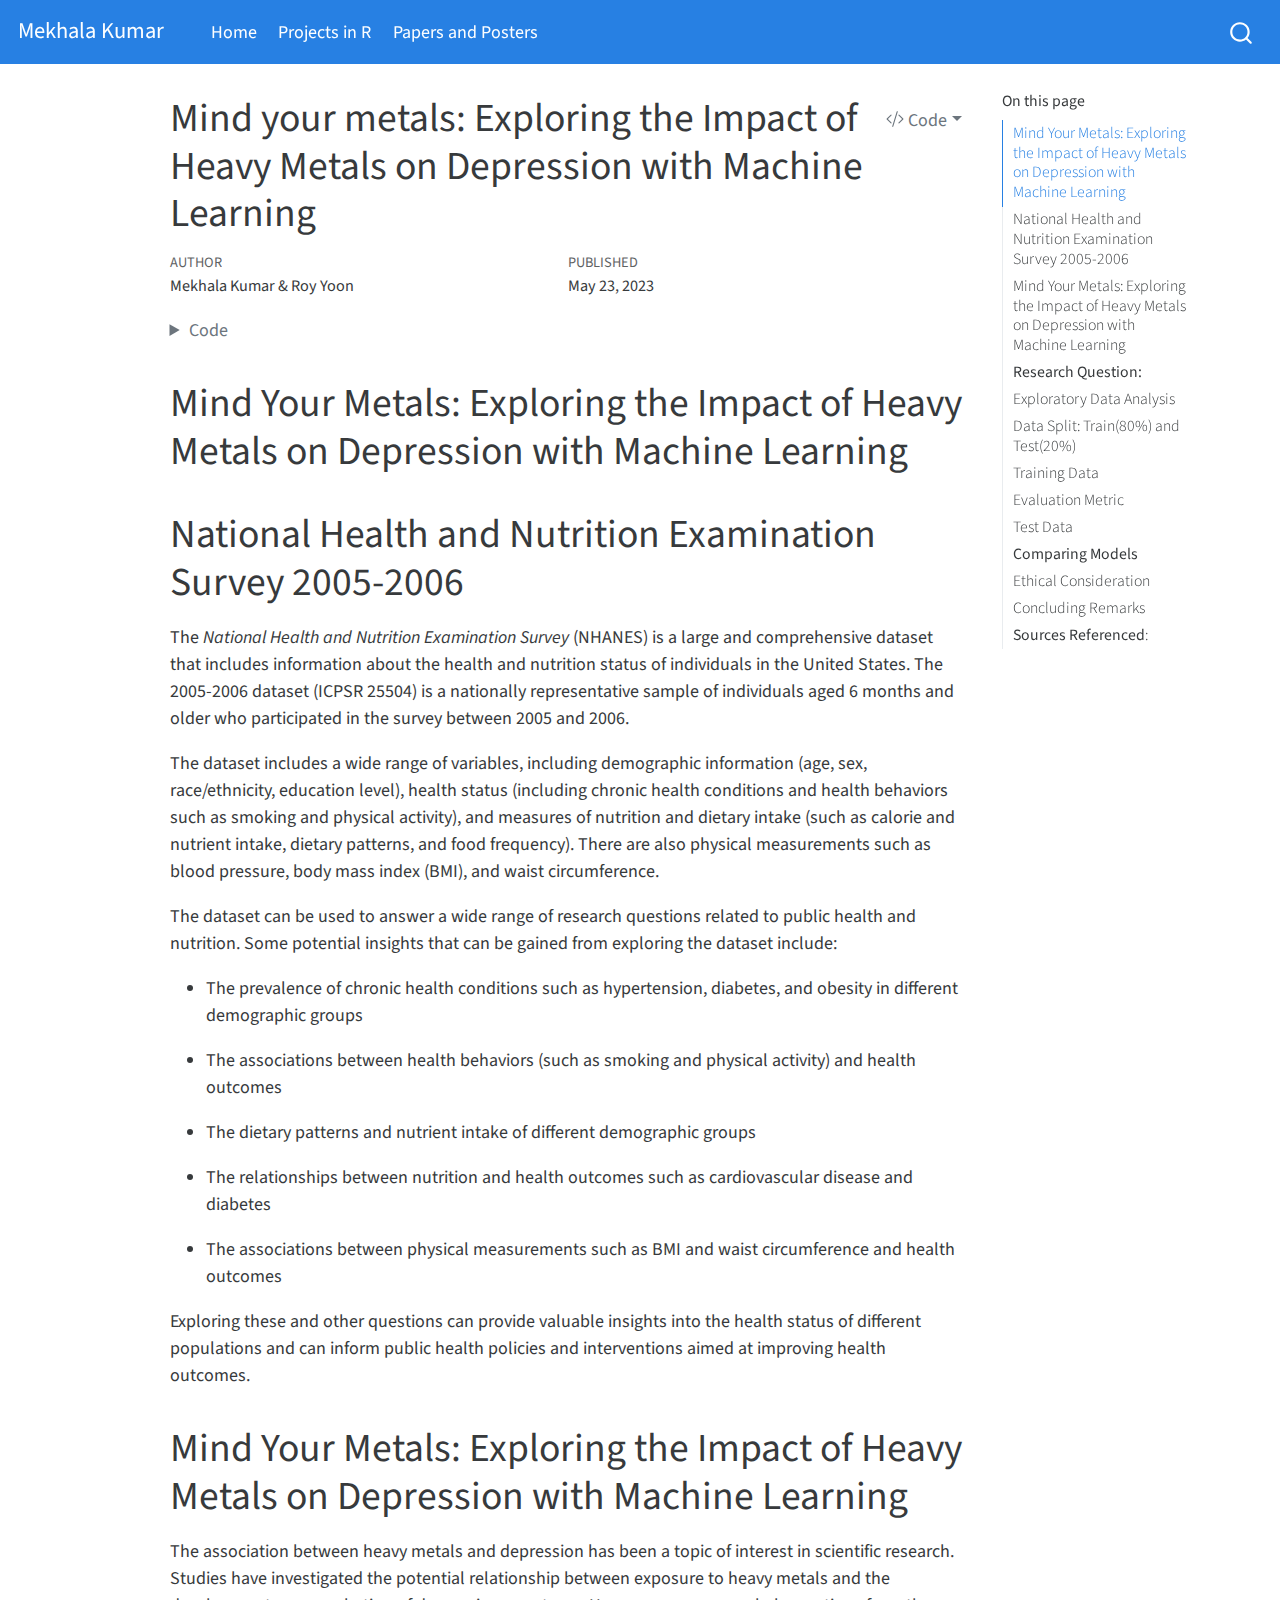
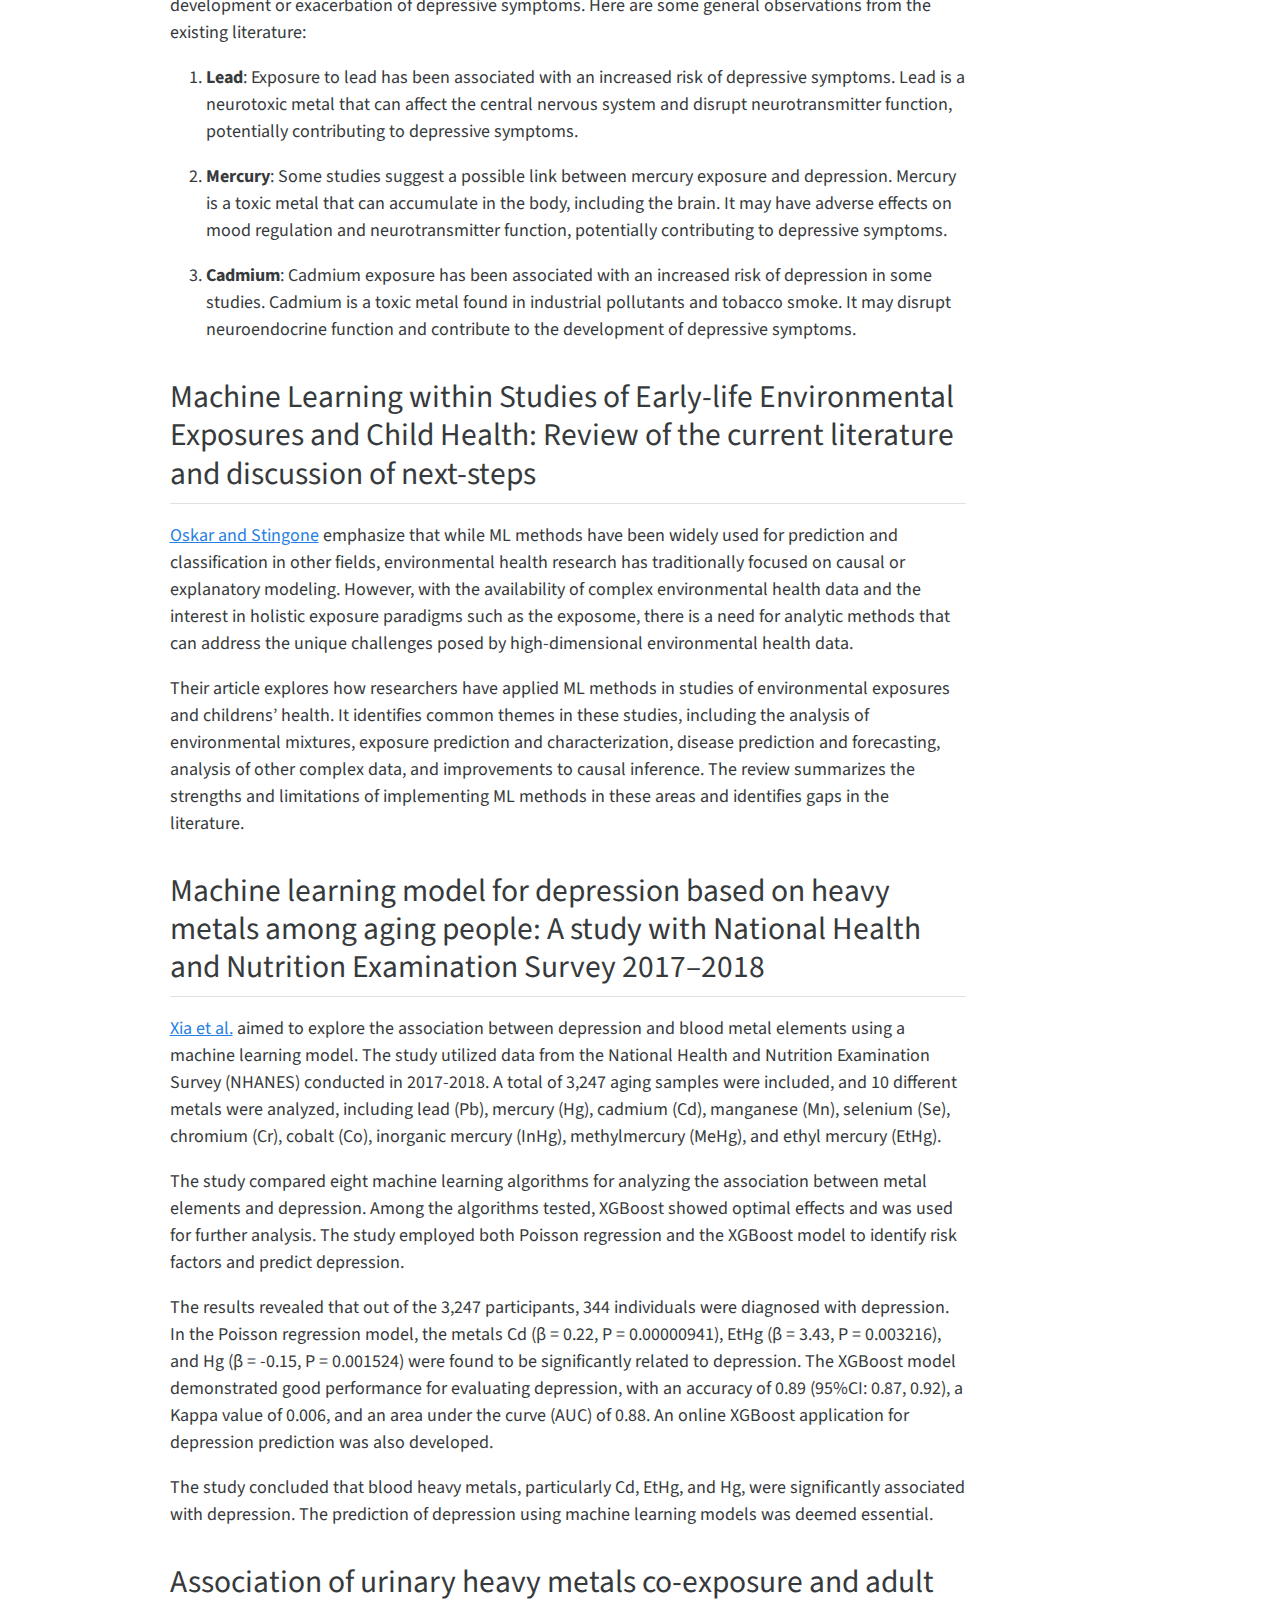
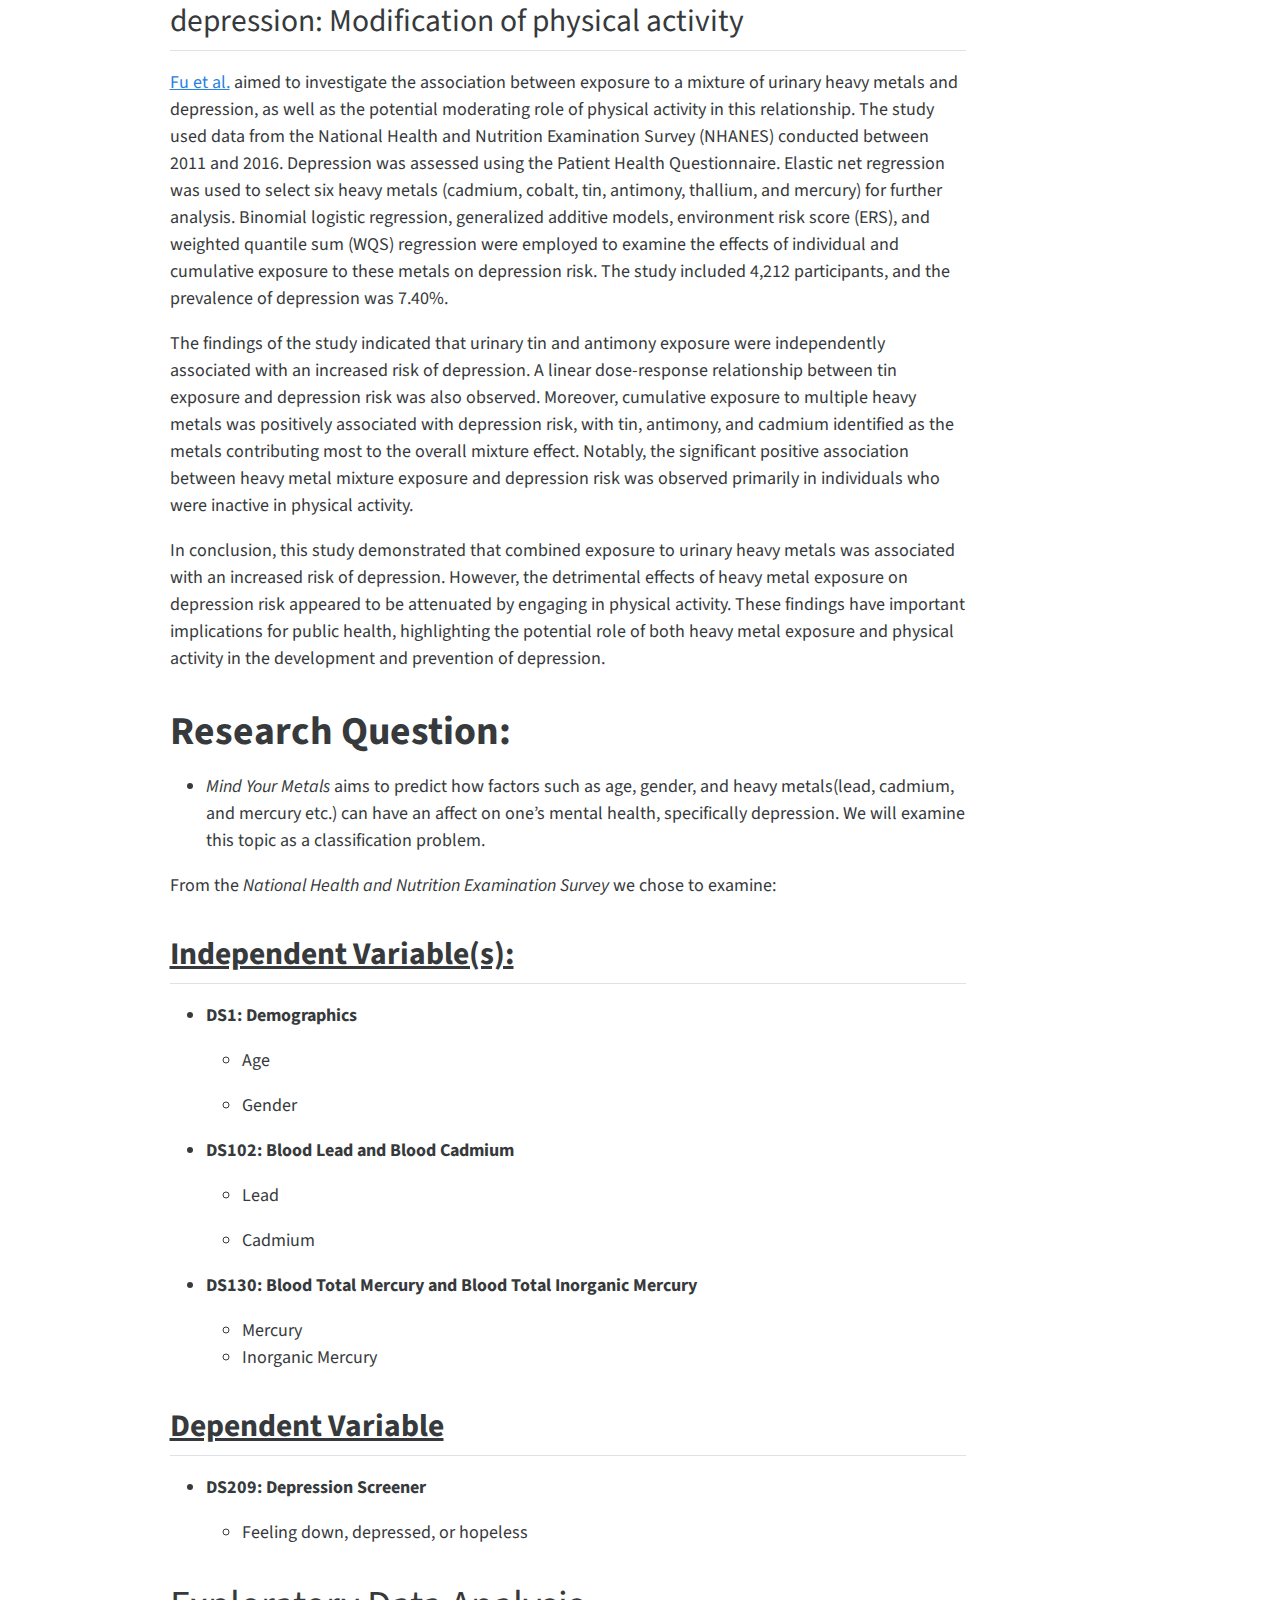
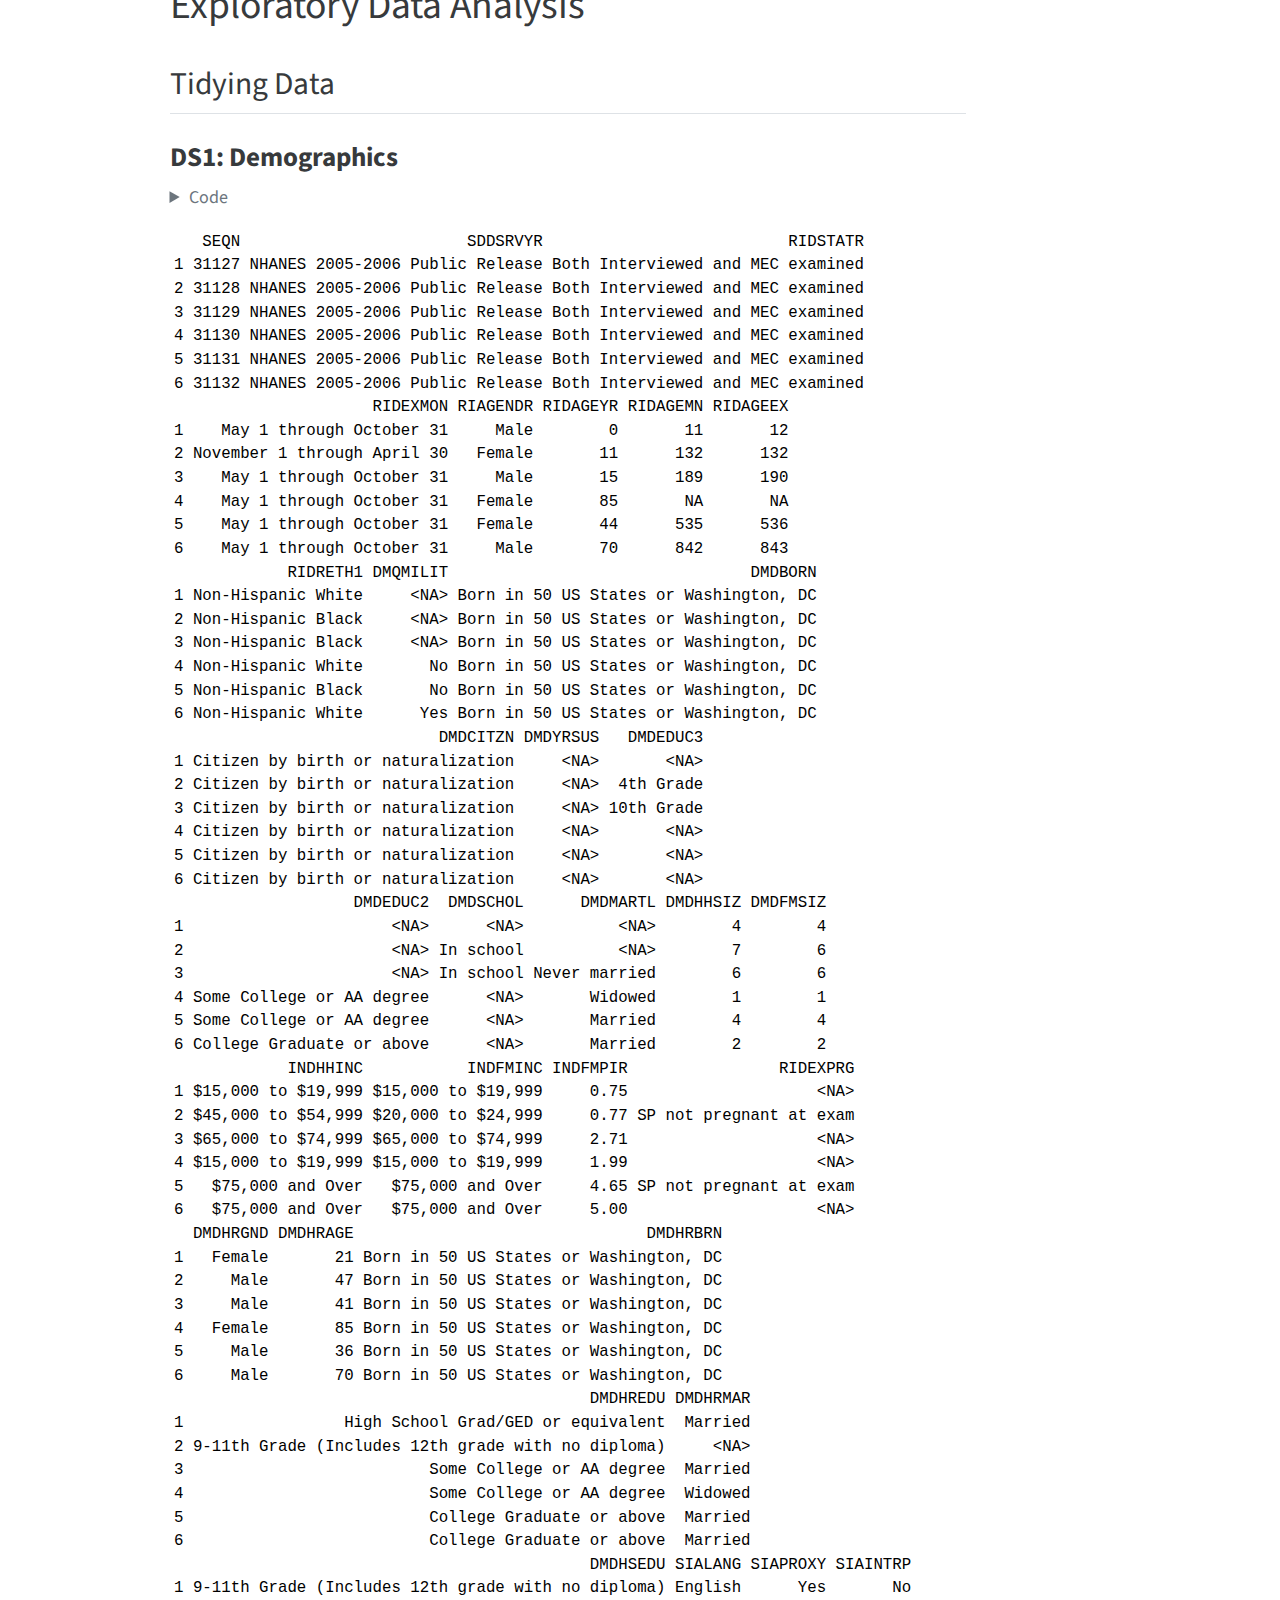
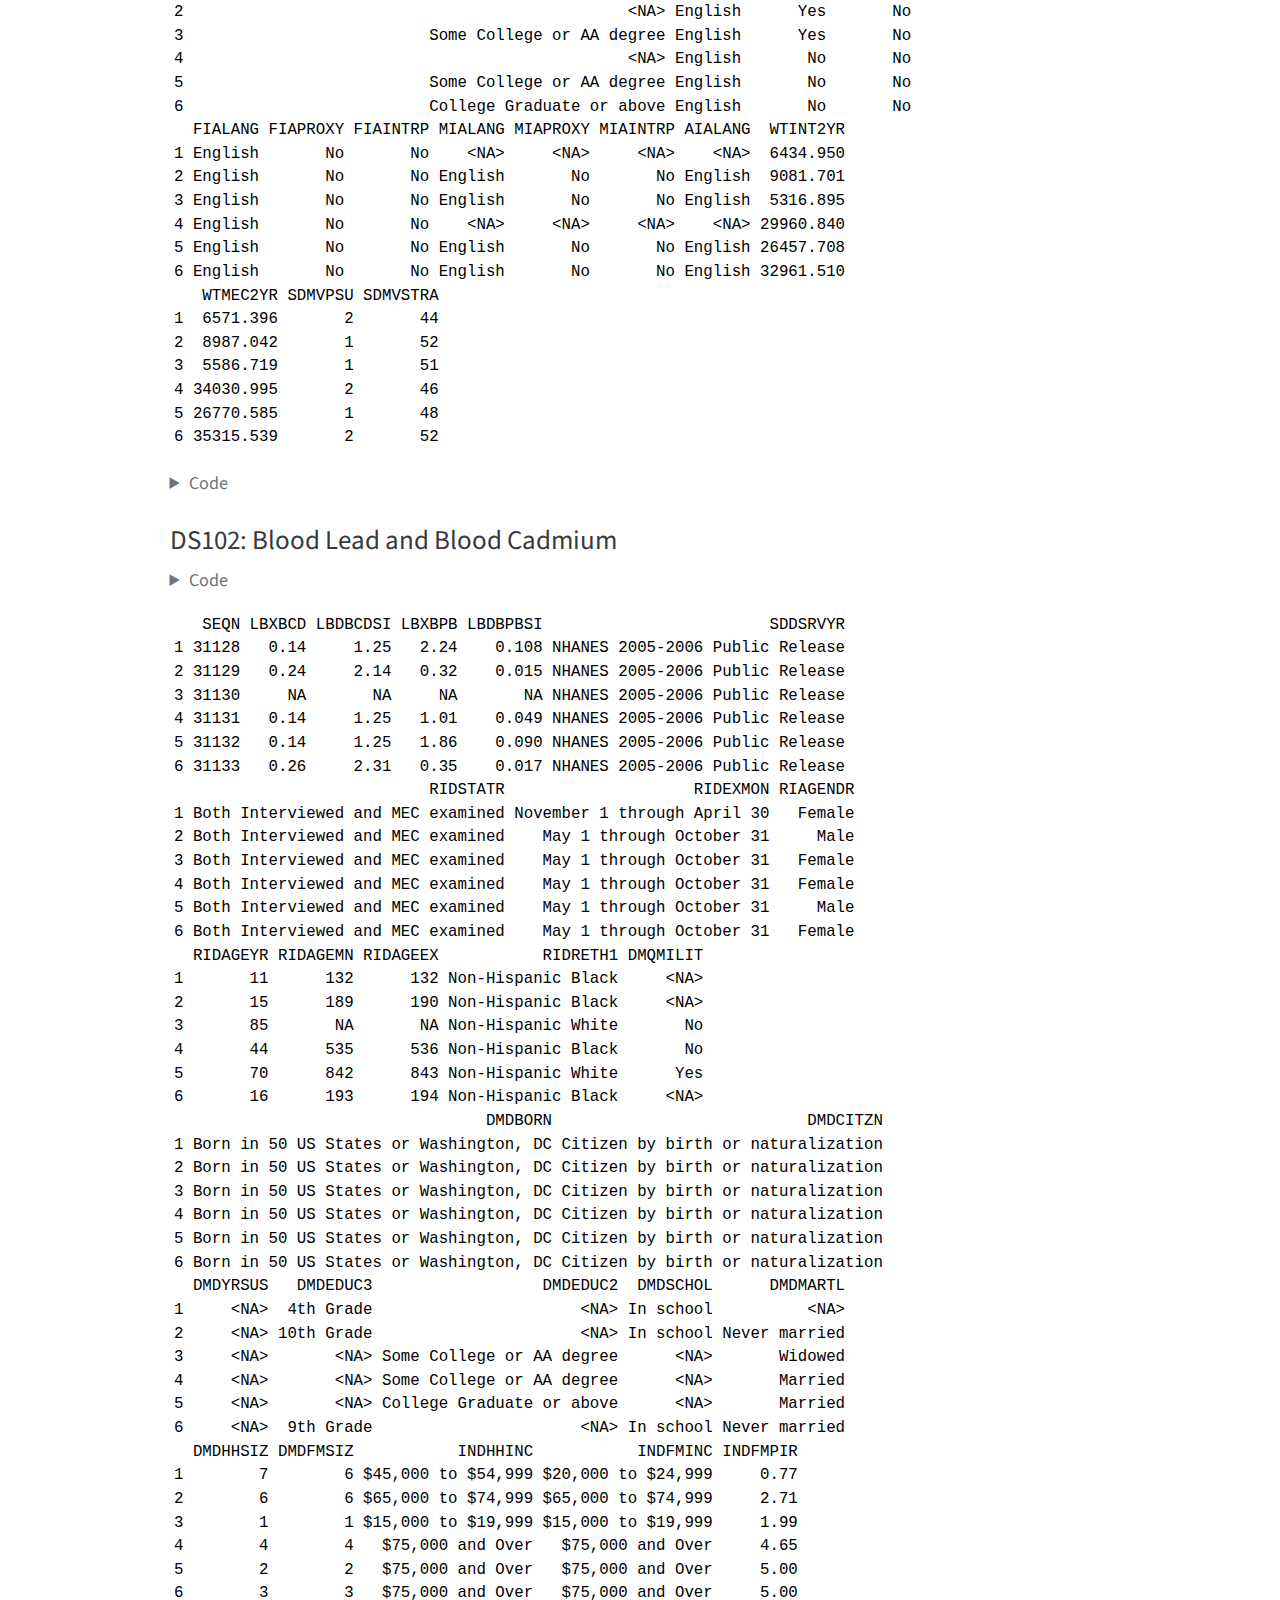
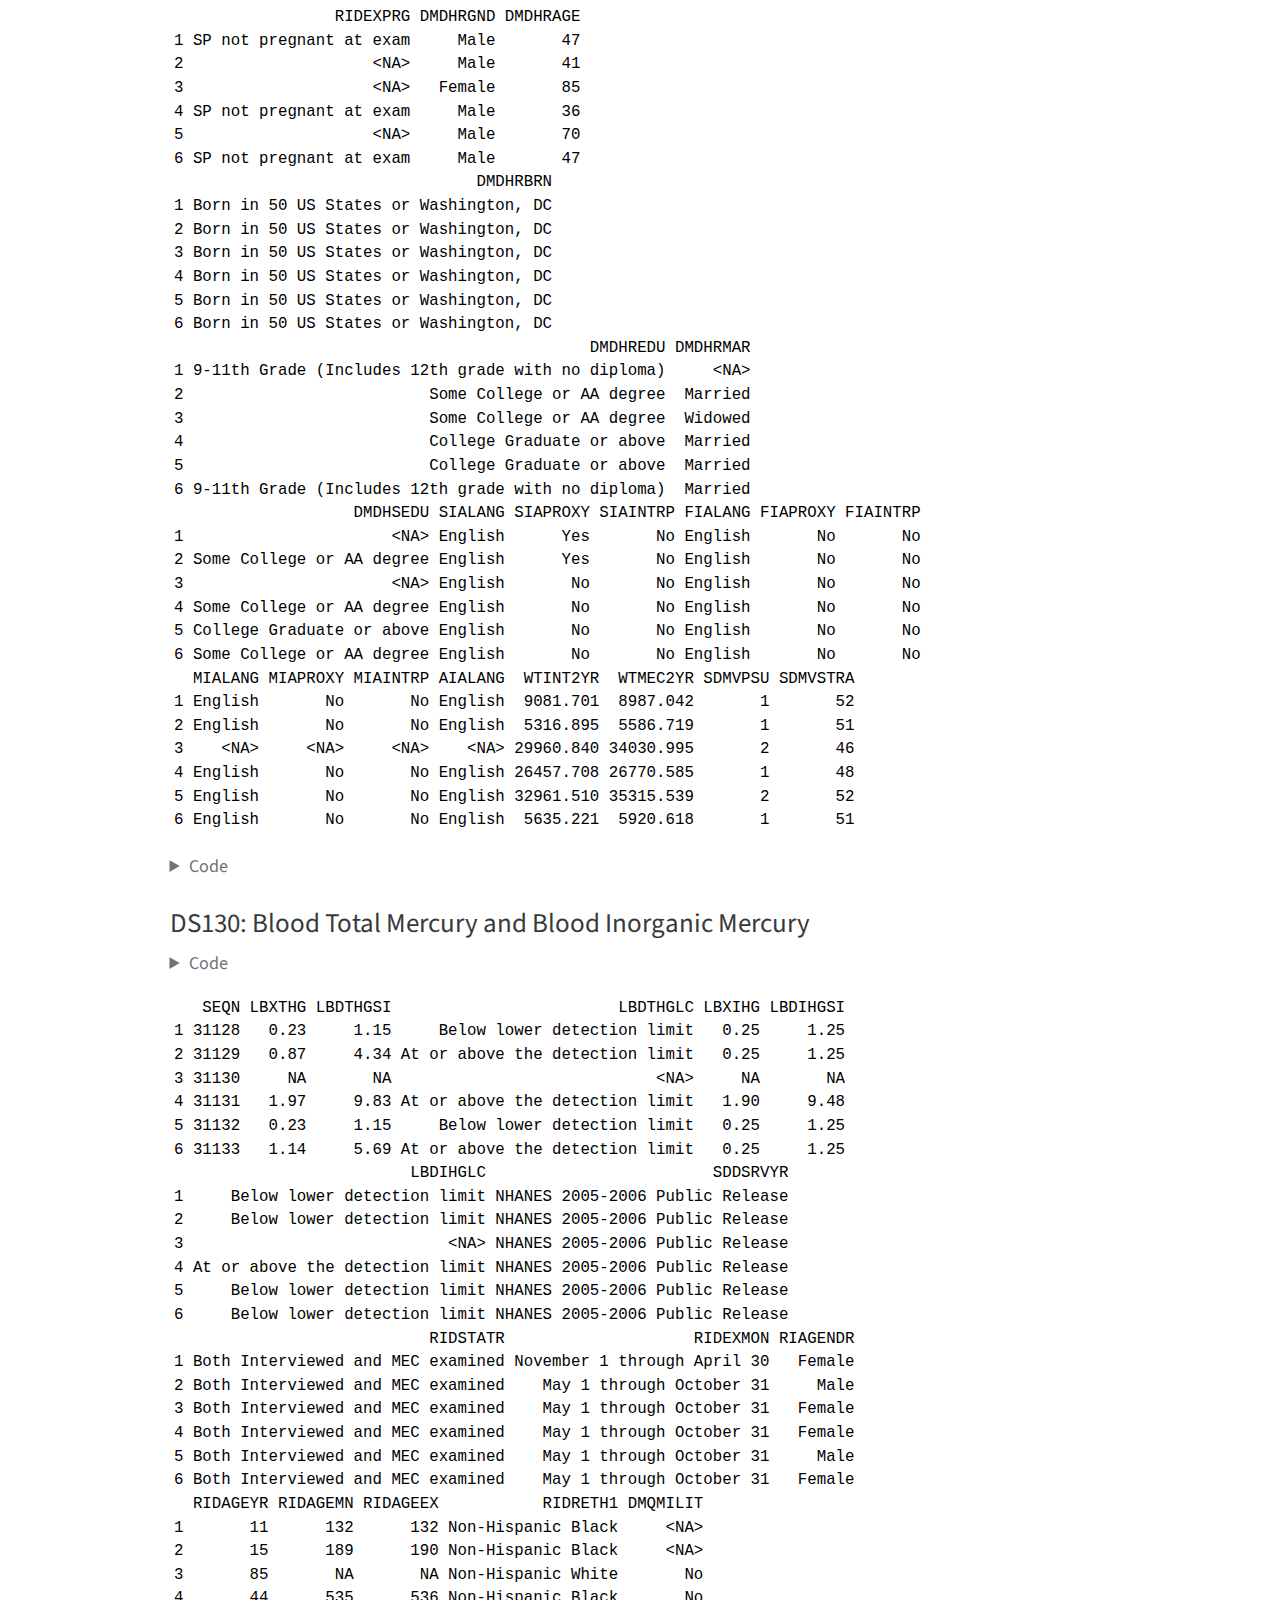
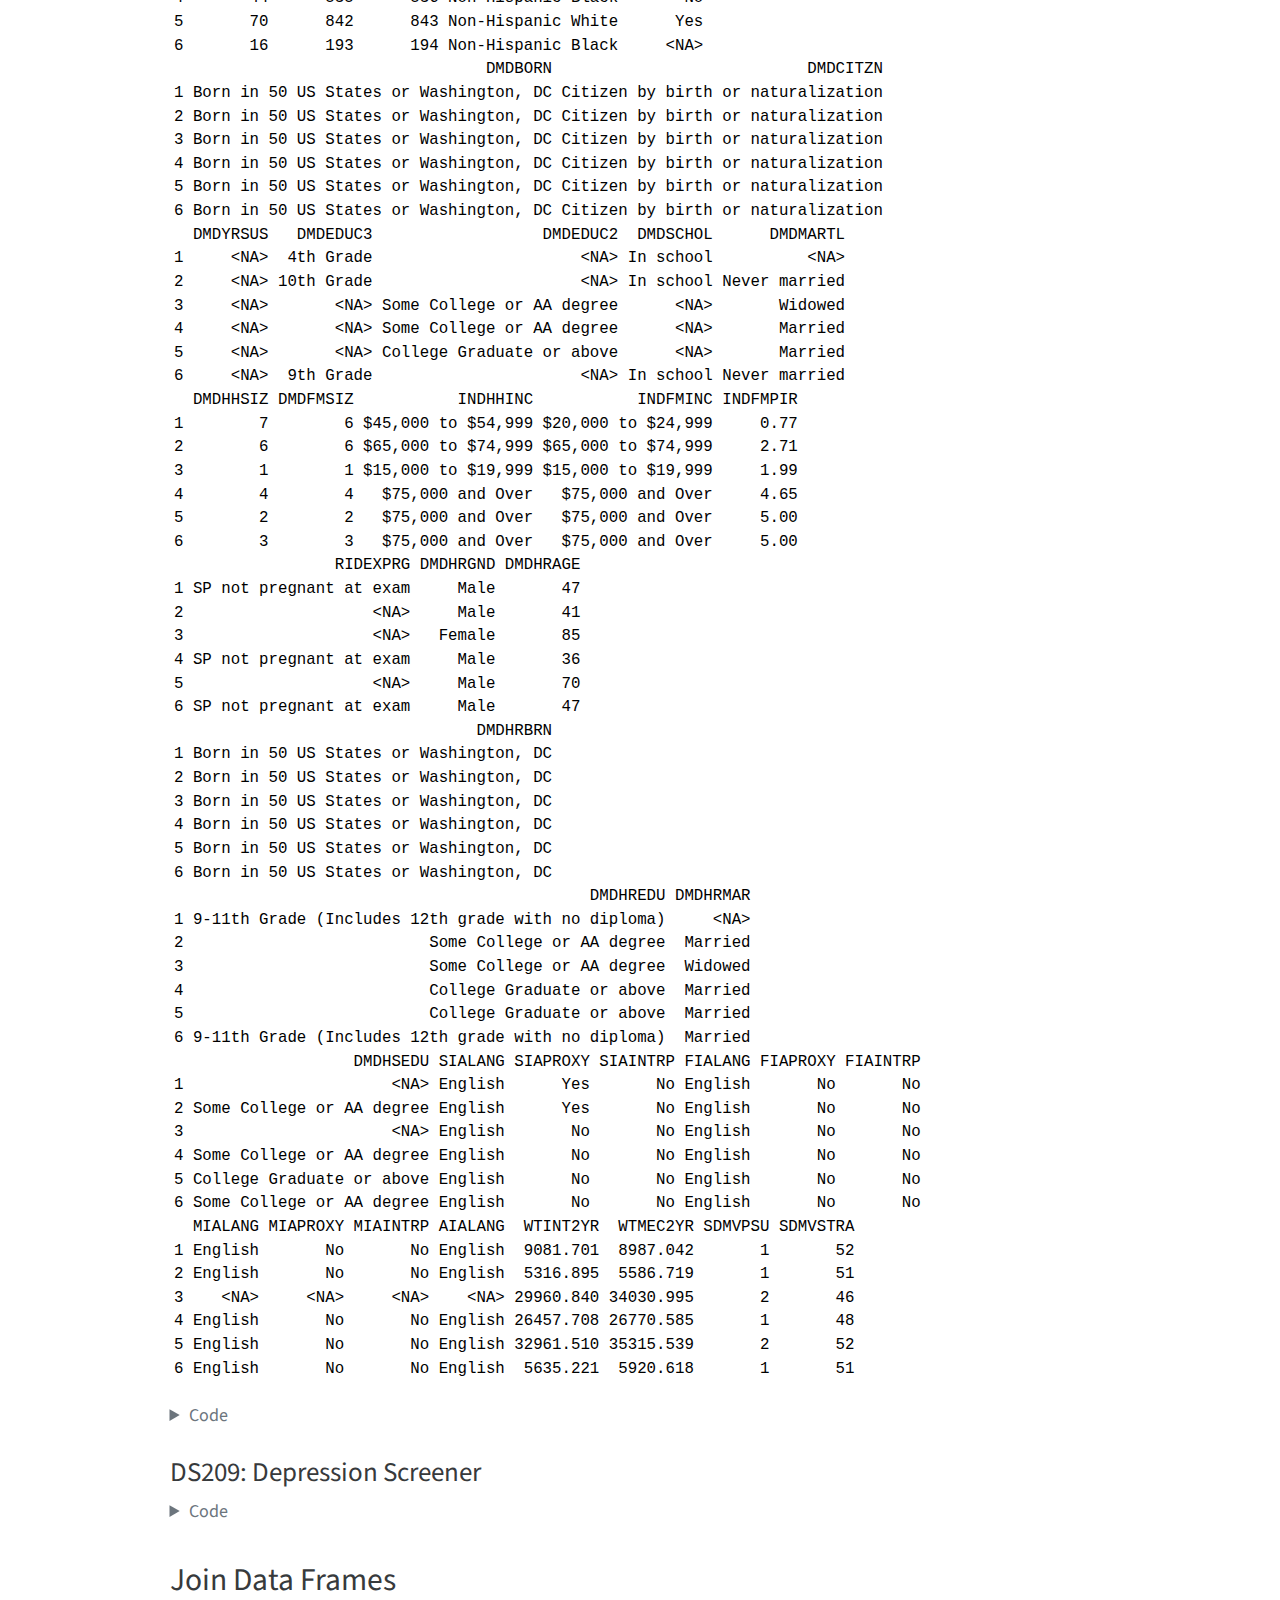
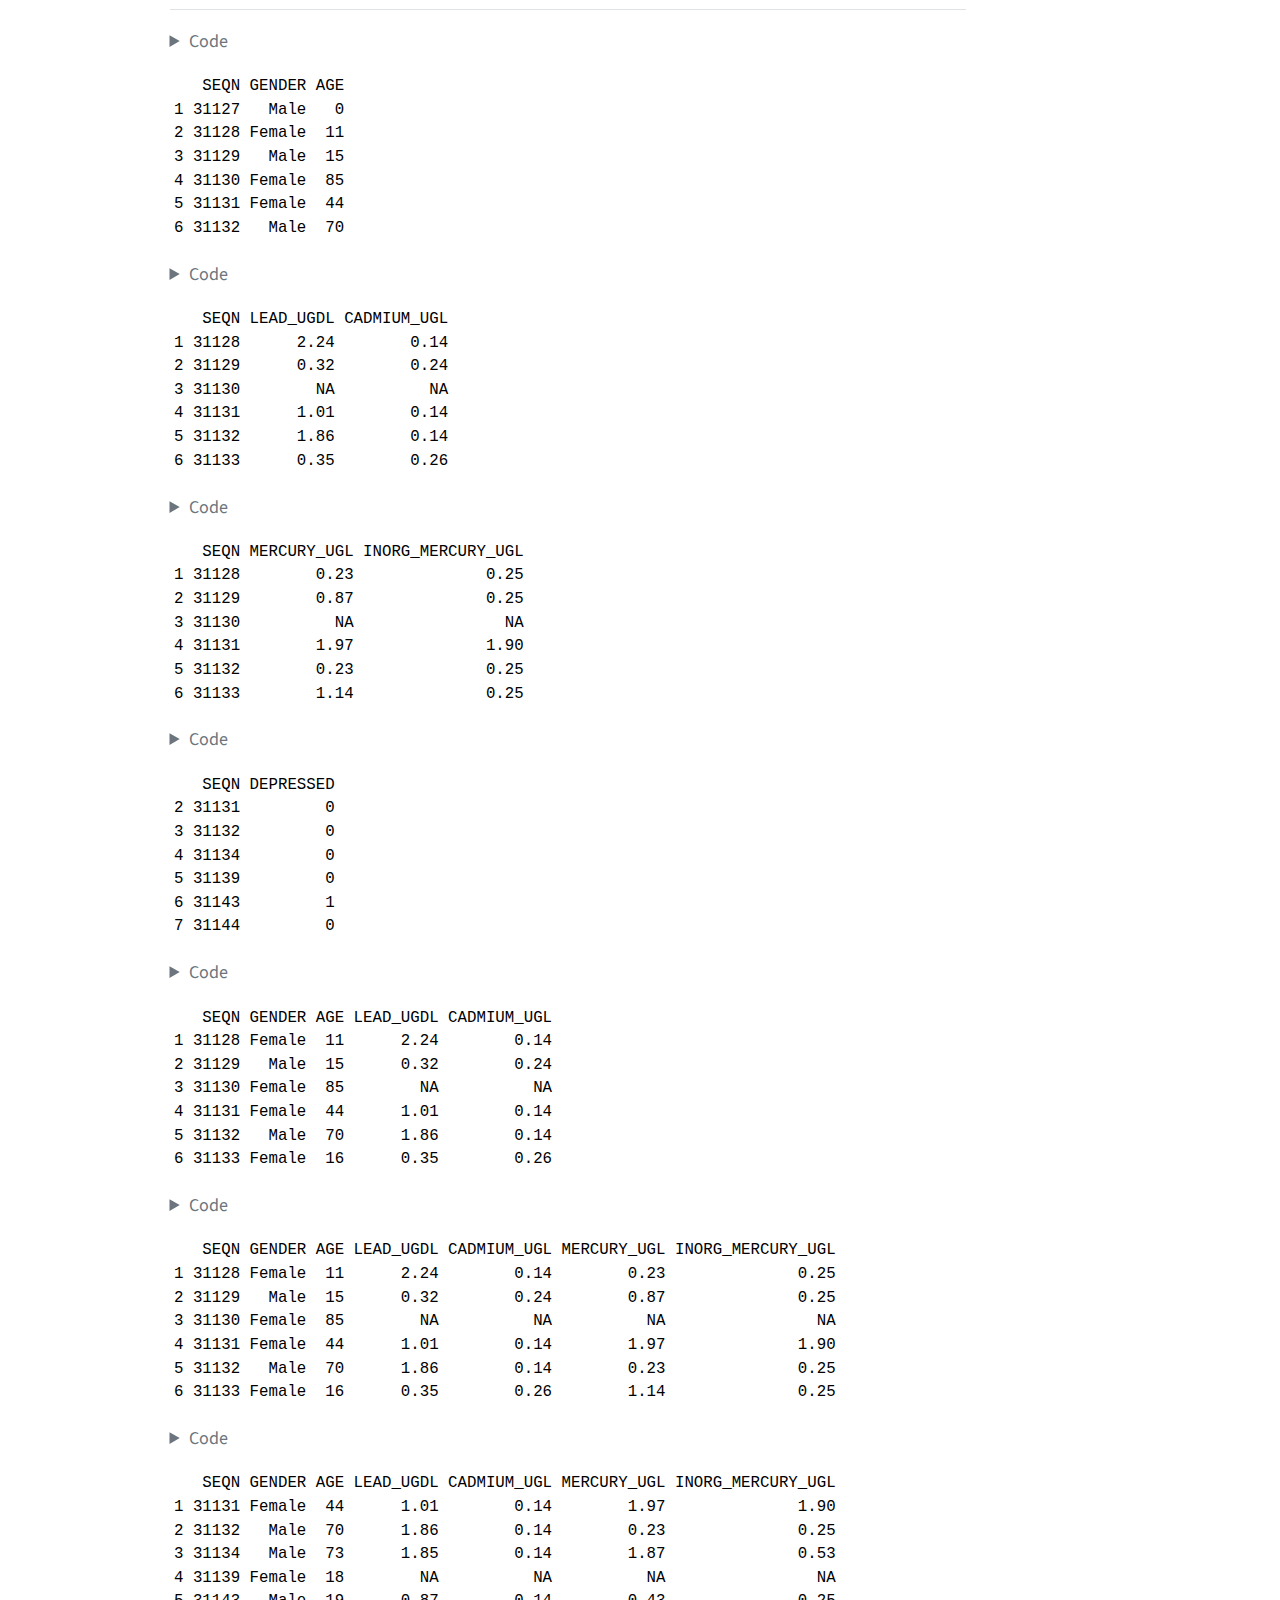
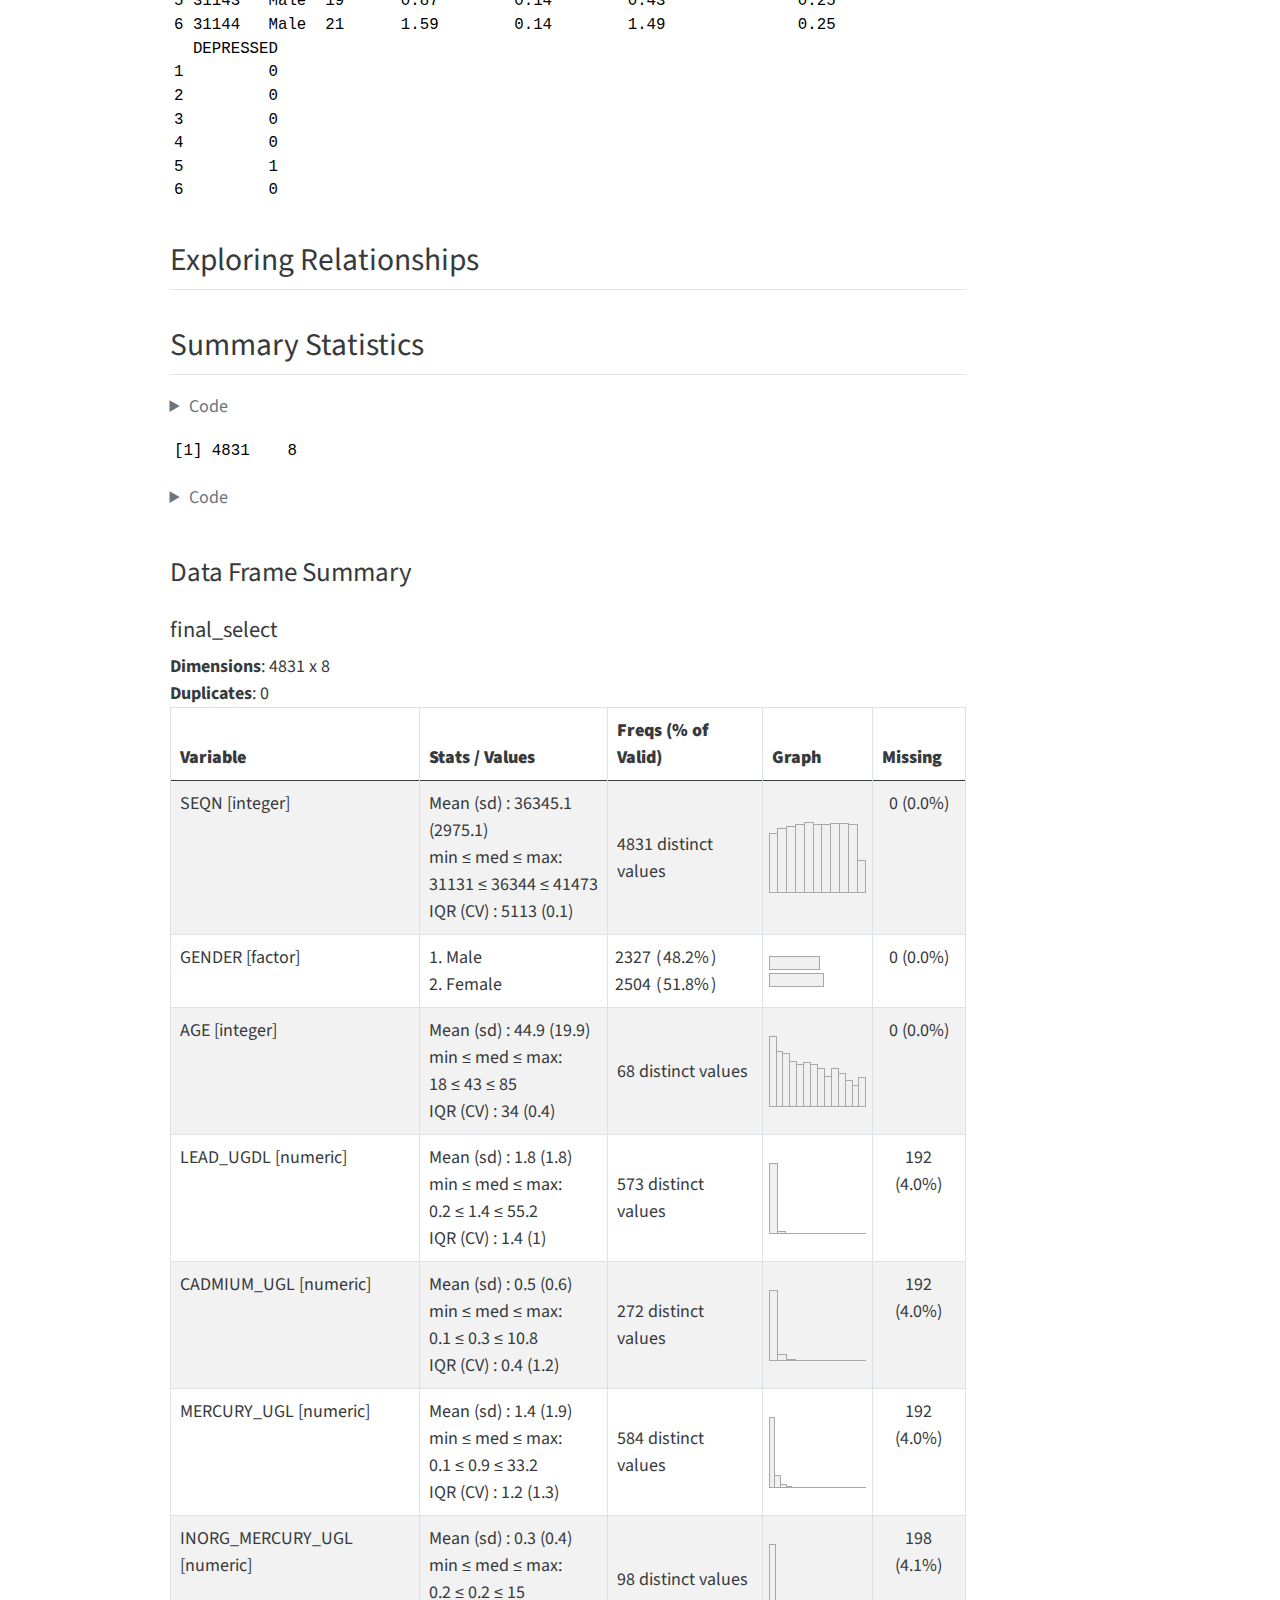
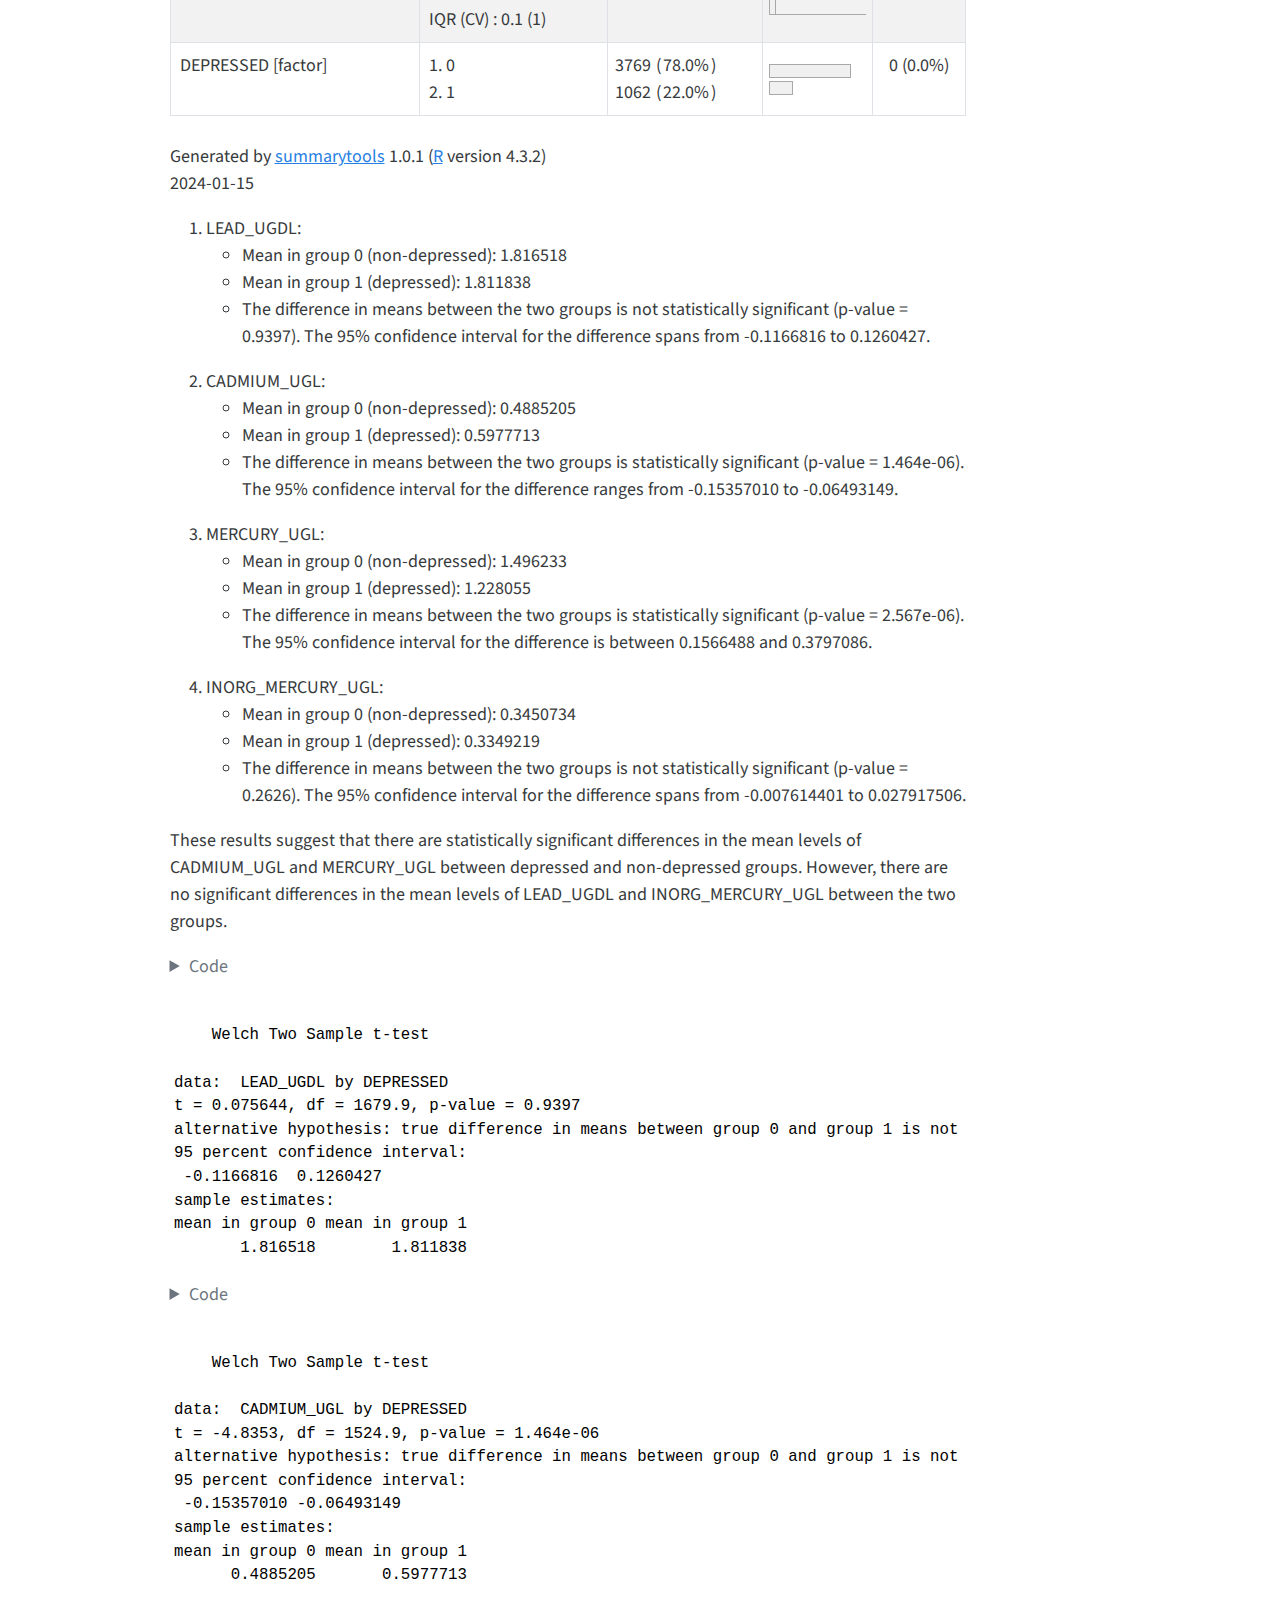
<file: docs/posts/Kumar_Yoon_Final.html>
<!DOCTYPE html>
<html xmlns="http://www.w3.org/1999/xhtml" lang="en" xml:lang="en"><head>

<meta charset="utf-8">
<meta name="generator" content="quarto-1.1.251">

<meta name="viewport" content="width=device-width, initial-scale=1.0, user-scalable=yes">

<meta name="author" content="Mekhala Kumar &amp; Roy Yoon">
<meta name="dcterms.date" content="2023-05-23">

<title>Mekhala Kumar - Mind your metals: Exploring the Impact of Heavy Metals on Depression with Machine Learning</title>
<style>
code{white-space: pre-wrap;}
span.smallcaps{font-variant: small-caps;}
div.columns{display: flex; gap: min(4vw, 1.5em);}
div.column{flex: auto; overflow-x: auto;}
div.hanging-indent{margin-left: 1.5em; text-indent: -1.5em;}
ul.task-list{list-style: none;}
ul.task-list li input[type="checkbox"] {
  width: 0.8em;
  margin: 0 0.8em 0.2em -1.6em;
  vertical-align: middle;
}
pre > code.sourceCode { white-space: pre; position: relative; }
pre > code.sourceCode > span { display: inline-block; line-height: 1.25; }
pre > code.sourceCode > span:empty { height: 1.2em; }
.sourceCode { overflow: visible; }
code.sourceCode > span { color: inherit; text-decoration: inherit; }
div.sourceCode { margin: 1em 0; }
pre.sourceCode { margin: 0; }
@media screen {
div.sourceCode { overflow: auto; }
}
@media print {
pre > code.sourceCode { white-space: pre-wrap; }
pre > code.sourceCode > span { text-indent: -5em; padding-left: 5em; }
}
pre.numberSource code
  { counter-reset: source-line 0; }
pre.numberSource code > span
  { position: relative; left: -4em; counter-increment: source-line; }
pre.numberSource code > span > a:first-child::before
  { content: counter(source-line);
    position: relative; left: -1em; text-align: right; vertical-align: baseline;
    border: none; display: inline-block;
    -webkit-touch-callout: none; -webkit-user-select: none;
    -khtml-user-select: none; -moz-user-select: none;
    -ms-user-select: none; user-select: none;
    padding: 0 4px; width: 4em;
    color: #aaaaaa;
  }
pre.numberSource { margin-left: 3em; border-left: 1px solid #aaaaaa;  padding-left: 4px; }
div.sourceCode
  {   }
@media screen {
pre > code.sourceCode > span > a:first-child::before { text-decoration: underline; }
}
code span.al { color: #ff0000; font-weight: bold; } /* Alert */
code span.an { color: #60a0b0; font-weight: bold; font-style: italic; } /* Annotation */
code span.at { color: #7d9029; } /* Attribute */
code span.bn { color: #40a070; } /* BaseN */
code span.bu { color: #008000; } /* BuiltIn */
code span.cf { color: #007020; font-weight: bold; } /* ControlFlow */
code span.ch { color: #4070a0; } /* Char */
code span.cn { color: #880000; } /* Constant */
code span.co { color: #60a0b0; font-style: italic; } /* Comment */
code span.cv { color: #60a0b0; font-weight: bold; font-style: italic; } /* CommentVar */
code span.do { color: #ba2121; font-style: italic; } /* Documentation */
code span.dt { color: #902000; } /* DataType */
code span.dv { color: #40a070; } /* DecVal */
code span.er { color: #ff0000; font-weight: bold; } /* Error */
code span.ex { } /* Extension */
code span.fl { color: #40a070; } /* Float */
code span.fu { color: #06287e; } /* Function */
code span.im { color: #008000; font-weight: bold; } /* Import */
code span.in { color: #60a0b0; font-weight: bold; font-style: italic; } /* Information */
code span.kw { color: #007020; font-weight: bold; } /* Keyword */
code span.op { color: #666666; } /* Operator */
code span.ot { color: #007020; } /* Other */
code span.pp { color: #bc7a00; } /* Preprocessor */
code span.sc { color: #4070a0; } /* SpecialChar */
code span.ss { color: #bb6688; } /* SpecialString */
code span.st { color: #4070a0; } /* String */
code span.va { color: #19177c; } /* Variable */
code span.vs { color: #4070a0; } /* VerbatimString */
code span.wa { color: #60a0b0; font-weight: bold; font-style: italic; } /* Warning */
</style>


<script src="../site_libs/quarto-nav/quarto-nav.js"></script>
<script src="../site_libs/quarto-nav/headroom.min.js"></script>
<script src="../site_libs/clipboard/clipboard.min.js"></script>
<script src="../site_libs/quarto-search/autocomplete.umd.js"></script>
<script src="../site_libs/quarto-search/fuse.min.js"></script>
<script src="../site_libs/quarto-search/quarto-search.js"></script>
<meta name="quarto:offset" content="../">
<script src="../site_libs/quarto-html/quarto.js"></script>
<script src="../site_libs/quarto-html/popper.min.js"></script>
<script src="../site_libs/quarto-html/tippy.umd.min.js"></script>
<script src="../site_libs/quarto-html/anchor.min.js"></script>
<link href="../site_libs/quarto-html/tippy.css" rel="stylesheet">
<link href="../site_libs/quarto-html/quarto-syntax-highlighting.css" rel="stylesheet" id="quarto-text-highlighting-styles">
<script src="../site_libs/bootstrap/bootstrap.min.js"></script>
<link href="../site_libs/bootstrap/bootstrap-icons.css" rel="stylesheet">
<link href="../site_libs/bootstrap/bootstrap.min.css" rel="stylesheet" id="quarto-bootstrap" data-mode="light">
<script id="quarto-search-options" type="application/json">{
  "location": "navbar",
  "copy-button": false,
  "collapse-after": 3,
  "panel-placement": "end",
  "type": "overlay",
  "limit": 20,
  "language": {
    "search-no-results-text": "No results",
    "search-matching-documents-text": "matching documents",
    "search-copy-link-title": "Copy link to search",
    "search-hide-matches-text": "Hide additional matches",
    "search-more-match-text": "more match in this document",
    "search-more-matches-text": "more matches in this document",
    "search-clear-button-title": "Clear",
    "search-detached-cancel-button-title": "Cancel",
    "search-submit-button-title": "Submit"
  }
}</script>


<link rel="stylesheet" href="../styles.css">
</head>

<body class="nav-fixed">

<div id="quarto-search-results"></div>
  <header id="quarto-header" class="headroom fixed-top">
    <nav class="navbar navbar-expand-lg navbar-dark ">
      <div class="navbar-container container-fluid">
      <div class="navbar-brand-container">
    <a class="navbar-brand" href="../index.html">
    <span class="navbar-title">Mekhala Kumar</span>
    </a>
  </div>
          <button class="navbar-toggler" type="button" data-bs-toggle="collapse" data-bs-target="#navbarCollapse" aria-controls="navbarCollapse" aria-expanded="false" aria-label="Toggle navigation" onclick="if (window.quartoToggleHeadroom) { window.quartoToggleHeadroom(); }">
  <span class="navbar-toggler-icon"></span>
</button>
          <div class="collapse navbar-collapse" id="navbarCollapse">
            <ul class="navbar-nav navbar-nav-scroll me-auto">
  <li class="nav-item">
    <a class="nav-link" href="../index.html">Home</a>
  </li>  
  <li class="nav-item">
    <a class="nav-link" href="../ProjectsinR.html">Projects in R</a>
  </li>  
  <li class="nav-item">
    <a class="nav-link" href="../posters.html">Papers and Posters</a>
  </li>  
</ul>
              <div id="quarto-search" class="" title="Search"></div>
          </div> <!-- /navcollapse -->
      </div> <!-- /container-fluid -->
    </nav>
</header>
<!-- content -->
<div id="quarto-content" class="quarto-container page-columns page-rows-contents page-layout-article page-navbar">
<!-- sidebar -->
<!-- margin-sidebar -->
    <div id="quarto-margin-sidebar" class="sidebar margin-sidebar">
        <nav id="TOC" role="doc-toc" class="toc-active">
    <h2 id="toc-title">On this page</h2>
   
  <ul>
  <li><a href="#mind-your-metals-exploring-the-impact-of-heavy-metals-on-depression-with-machine-learning" id="toc-mind-your-metals-exploring-the-impact-of-heavy-metals-on-depression-with-machine-learning" class="nav-link active" data-scroll-target="#mind-your-metals-exploring-the-impact-of-heavy-metals-on-depression-with-machine-learning">Mind Your Metals: Exploring the Impact of Heavy Metals on Depression with Machine Learning</a></li>
  <li><a href="#national-health-and-nutrition-examination-survey-2005-2006" id="toc-national-health-and-nutrition-examination-survey-2005-2006" class="nav-link" data-scroll-target="#national-health-and-nutrition-examination-survey-2005-2006">National Health and Nutrition Examination Survey 2005-2006</a></li>
  <li><a href="#mind-your-metals-exploring-the-impact-of-heavy-metals-on-depression-with-machine-learning-1" id="toc-mind-your-metals-exploring-the-impact-of-heavy-metals-on-depression-with-machine-learning-1" class="nav-link" data-scroll-target="#mind-your-metals-exploring-the-impact-of-heavy-metals-on-depression-with-machine-learning-1">Mind Your Metals: Exploring the Impact of Heavy Metals on Depression with Machine Learning</a>
  <ul class="collapse">
  <li><a href="#machine-learning-within-studies-of-early-life-environmental-exposures-and-child-health-review-of-the-current-literature-and-discussion-of-next-steps" id="toc-machine-learning-within-studies-of-early-life-environmental-exposures-and-child-health-review-of-the-current-literature-and-discussion-of-next-steps" class="nav-link" data-scroll-target="#machine-learning-within-studies-of-early-life-environmental-exposures-and-child-health-review-of-the-current-literature-and-discussion-of-next-steps">Machine Learning within Studies of Early-life Environmental Exposures and Child Health: Review of the current literature and discussion of next-steps</a></li>
  <li><a href="#machine-learning-model-for-depression-based-on-heavy-metals-among-aging-people-a-study-with-national-health-and-nutrition-examination-survey-20172018" id="toc-machine-learning-model-for-depression-based-on-heavy-metals-among-aging-people-a-study-with-national-health-and-nutrition-examination-survey-20172018" class="nav-link" data-scroll-target="#machine-learning-model-for-depression-based-on-heavy-metals-among-aging-people-a-study-with-national-health-and-nutrition-examination-survey-20172018">Machine learning model for depression based on heavy metals among aging people: A study with National Health and Nutrition Examination Survey 2017–2018</a></li>
  <li><a href="#association-of-urinary-heavy-metals-co-exposure-and-adult-depression-modification-of-physical-activity" id="toc-association-of-urinary-heavy-metals-co-exposure-and-adult-depression-modification-of-physical-activity" class="nav-link" data-scroll-target="#association-of-urinary-heavy-metals-co-exposure-and-adult-depression-modification-of-physical-activity">Association of urinary heavy metals co-exposure and adult depression: Modification of physical activity</a></li>
  </ul></li>
  <li><a href="#research-question" id="toc-research-question" class="nav-link" data-scroll-target="#research-question"><strong>Research Question:</strong></a>
  <ul class="collapse">
  <li><a href="#independent-variables" id="toc-independent-variables" class="nav-link" data-scroll-target="#independent-variables"><u><strong>Independent Variable(s):</strong></u></a></li>
  <li><a href="#dependent-variable" id="toc-dependent-variable" class="nav-link" data-scroll-target="#dependent-variable"><u><strong>Dependent Variable</strong></u></a></li>
  </ul></li>
  <li><a href="#exploratory-data-analysis" id="toc-exploratory-data-analysis" class="nav-link" data-scroll-target="#exploratory-data-analysis">Exploratory Data Analysis</a>
  <ul class="collapse">
  <li><a href="#tidying-data" id="toc-tidying-data" class="nav-link" data-scroll-target="#tidying-data">Tidying Data</a>
  <ul class="collapse">
  <li><a href="#ds1-demographics" id="toc-ds1-demographics" class="nav-link" data-scroll-target="#ds1-demographics"><strong>DS1: Demographics</strong></a></li>
  <li><a href="#ds102-blood-lead-and-blood-cadmium" id="toc-ds102-blood-lead-and-blood-cadmium" class="nav-link" data-scroll-target="#ds102-blood-lead-and-blood-cadmium">DS102: Blood Lead and Blood Cadmium</a></li>
  <li><a href="#ds130-blood-total-mercury-and-blood-inorganic-mercury" id="toc-ds130-blood-total-mercury-and-blood-inorganic-mercury" class="nav-link" data-scroll-target="#ds130-blood-total-mercury-and-blood-inorganic-mercury">DS130: Blood Total Mercury and Blood Inorganic Mercury</a></li>
  <li><a href="#ds209-depression-screener" id="toc-ds209-depression-screener" class="nav-link" data-scroll-target="#ds209-depression-screener">DS209: Depression Screener</a></li>
  </ul></li>
  <li><a href="#join-data-frames" id="toc-join-data-frames" class="nav-link" data-scroll-target="#join-data-frames">Join Data Frames</a></li>
  <li><a href="#exploring-relationships" id="toc-exploring-relationships" class="nav-link" data-scroll-target="#exploring-relationships">Exploring Relationships</a></li>
  <li><a href="#summary-statistics" id="toc-summary-statistics" class="nav-link" data-scroll-target="#summary-statistics">Summary Statistics</a></li>
  <li><a href="#heavy-metal-average-between-male-female" id="toc-heavy-metal-average-between-male-female" class="nav-link" data-scroll-target="#heavy-metal-average-between-male-female">Heavy Metal Average: Between Male &amp; Female</a></li>
  </ul></li>
  <li><a href="#data-split-train80-and-test20" id="toc-data-split-train80-and-test20" class="nav-link" data-scroll-target="#data-split-train80-and-test20">Data Split: Train(80%) and Test(20%)</a></li>
  <li><a href="#training-data" id="toc-training-data" class="nav-link" data-scroll-target="#training-data">Training Data</a></li>
  <li><a href="#evaluation-metric" id="toc-evaluation-metric" class="nav-link" data-scroll-target="#evaluation-metric">Evaluation Metric</a>
  <ul class="collapse">
  <li><a href="#knn" id="toc-knn" class="nav-link" data-scroll-target="#knn">KNN</a></li>
  <li><a href="#random-forest" id="toc-random-forest" class="nav-link" data-scroll-target="#random-forest">Random Forest</a></li>
  <li><a href="#support-vector-machine-svmradial" id="toc-support-vector-machine-svmradial" class="nav-link" data-scroll-target="#support-vector-machine-svmradial">Support Vector Machine svmRadial</a></li>
  <li><a href="#support-vector-machine-svmlinear" id="toc-support-vector-machine-svmlinear" class="nav-link" data-scroll-target="#support-vector-machine-svmlinear">Support Vector Machine svmLinear</a></li>
  <li><a href="#knn-for-all-training-data" id="toc-knn-for-all-training-data" class="nav-link" data-scroll-target="#knn-for-all-training-data">KNN for all Training Data</a></li>
  </ul></li>
  <li><a href="#test-data" id="toc-test-data" class="nav-link" data-scroll-target="#test-data">Test Data</a>
  <ul class="collapse">
  <li><a href="#prediction-on-test-data" id="toc-prediction-on-test-data" class="nav-link" data-scroll-target="#prediction-on-test-data">Prediction on Test Data</a></li>
  </ul></li>
  <li><a href="#comparing-models" id="toc-comparing-models" class="nav-link" data-scroll-target="#comparing-models"><strong>Comparing Models</strong></a></li>
  <li><a href="#ethical-consideration" id="toc-ethical-consideration" class="nav-link" data-scroll-target="#ethical-consideration">Ethical Consideration</a></li>
  <li><a href="#concluding-remarks" id="toc-concluding-remarks" class="nav-link" data-scroll-target="#concluding-remarks">Concluding Remarks</a></li>
  <li><a href="#sources-referenced" id="toc-sources-referenced" class="nav-link" data-scroll-target="#sources-referenced"><strong>Sources Referenced</strong>:</a></li>
  </ul>
</nav>
    </div>
<!-- main -->
<main class="content" id="quarto-document-content">

<header id="title-block-header" class="quarto-title-block default">
<div class="quarto-title">
<div class="quarto-title-block"><div><h1 class="title">Mind your metals: Exploring the Impact of Heavy Metals on Depression with Machine Learning</h1><button type="button" class="btn code-tools-button dropdown-toggle" id="quarto-code-tools-menu" data-bs-toggle="dropdown" aria-expanded="false"><i class="bi"></i> Code</button><ul class="dropdown-menu dropdown-menu-end" aria-labelelledby="quarto-code-tools-menu"><li><a id="quarto-show-all-code" class="dropdown-item" href="javascript:void(0)" role="button">Show All Code</a></li><li><a id="quarto-hide-all-code" class="dropdown-item" href="javascript:void(0)" role="button">Hide All Code</a></li><li><hr class="dropdown-divider"></li><li><a id="quarto-view-source" class="dropdown-item" href="javascript:void(0)" role="button">View Source</a></li></ul></div></div>
</div>



<div class="quarto-title-meta">

    <div>
    <div class="quarto-title-meta-heading">Author</div>
    <div class="quarto-title-meta-contents">
             <p>Mekhala Kumar &amp; Roy Yoon </p>
          </div>
  </div>
    
    <div>
    <div class="quarto-title-meta-heading">Published</div>
    <div class="quarto-title-meta-contents">
      <p class="date">May 23, 2023</p>
    </div>
  </div>
    
  </div>
  

</header>

<div class="cell">
<details>
<summary>Code</summary>
<div class="sourceCode cell-code" id="cb1"><pre class="sourceCode r code-with-copy"><code class="sourceCode r"><span id="cb1-1"><a href="#cb1-1" aria-hidden="true" tabindex="-1"></a><span class="fu">library</span>(tidyverse)</span>
<span id="cb1-2"><a href="#cb1-2" aria-hidden="true" tabindex="-1"></a><span class="fu">library</span>(ggplot2)</span>
<span id="cb1-3"><a href="#cb1-3" aria-hidden="true" tabindex="-1"></a><span class="fu">library</span>(plotly)</span>
<span id="cb1-4"><a href="#cb1-4" aria-hidden="true" tabindex="-1"></a><span class="fu">library</span>(gapminder)</span>
<span id="cb1-5"><a href="#cb1-5" aria-hidden="true" tabindex="-1"></a><span class="fu">library</span>(readr)</span>
<span id="cb1-6"><a href="#cb1-6" aria-hidden="true" tabindex="-1"></a><span class="fu">library</span>(foreign)</span>
<span id="cb1-7"><a href="#cb1-7" aria-hidden="true" tabindex="-1"></a><span class="fu">library</span>(dplyr)</span>
<span id="cb1-8"><a href="#cb1-8" aria-hidden="true" tabindex="-1"></a><span class="fu">library</span>(reticulate)</span>
<span id="cb1-9"><a href="#cb1-9" aria-hidden="true" tabindex="-1"></a><span class="fu">library</span>(psych)</span>
<span id="cb1-10"><a href="#cb1-10" aria-hidden="true" tabindex="-1"></a><span class="fu">library</span>(caret)</span>
<span id="cb1-11"><a href="#cb1-11" aria-hidden="true" tabindex="-1"></a><span class="fu">library</span>(randomForest)</span>
<span id="cb1-12"><a href="#cb1-12" aria-hidden="true" tabindex="-1"></a><span class="fu">library</span>(MASS)</span>
<span id="cb1-13"><a href="#cb1-13" aria-hidden="true" tabindex="-1"></a><span class="fu">library</span>(e1071)</span>
<span id="cb1-14"><a href="#cb1-14" aria-hidden="true" tabindex="-1"></a><span class="fu">library</span>(yardstick)</span>
<span id="cb1-15"><a href="#cb1-15" aria-hidden="true" tabindex="-1"></a><span class="fu">library</span>(tidymodels)</span>
<span id="cb1-16"><a href="#cb1-16" aria-hidden="true" tabindex="-1"></a>knitr<span class="sc">::</span>opts_chunk<span class="sc">$</span><span class="fu">set</span>(<span class="at">echo =</span> <span class="cn">TRUE</span>, <span class="at">warning=</span><span class="cn">FALSE</span>, <span class="at">message=</span><span class="cn">FALSE</span>)</span></code><button title="Copy to Clipboard" class="code-copy-button"><i class="bi"></i></button></pre></div>
</details>
</div>
<section id="mind-your-metals-exploring-the-impact-of-heavy-metals-on-depression-with-machine-learning" class="level1">
<h1>Mind Your Metals: Exploring the Impact of Heavy Metals on Depression with Machine Learning</h1>
</section>
<section id="national-health-and-nutrition-examination-survey-2005-2006" class="level1">
<h1>National Health and Nutrition Examination Survey 2005-2006</h1>
<p>The <em>National Health and Nutrition Examination Survey</em> (NHANES) is a large and comprehensive dataset that includes information about the health and nutrition status of individuals in the United States. The 2005-2006 dataset (ICPSR 25504) is a nationally representative sample of individuals aged 6 months and older who participated in the survey between 2005 and 2006.</p>
<p>The dataset includes a wide range of variables, including demographic information (age, sex, race/ethnicity, education level), health status (including chronic health conditions and health behaviors such as smoking and physical activity), and measures of nutrition and dietary intake (such as calorie and nutrient intake, dietary patterns, and food frequency). There are also physical measurements such as blood pressure, body mass index (BMI), and waist circumference.</p>
<p>The dataset can be used to answer a wide range of research questions related to public health and nutrition. Some potential insights that can be gained from exploring the dataset include:</p>
<ul>
<li><p>The prevalence of chronic health conditions such as hypertension, diabetes, and obesity in different demographic groups</p></li>
<li><p>The associations between health behaviors (such as smoking and physical activity) and health outcomes</p></li>
<li><p>The dietary patterns and nutrient intake of different demographic groups</p></li>
<li><p>The relationships between nutrition and health outcomes such as cardiovascular disease and diabetes</p></li>
<li><p>The associations between physical measurements such as BMI and waist circumference and health outcomes</p></li>
</ul>
<p>Exploring these and other questions can provide valuable insights into the health status of different populations and can inform public health policies and interventions aimed at improving health outcomes.</p>
</section>
<section id="mind-your-metals-exploring-the-impact-of-heavy-metals-on-depression-with-machine-learning-1" class="level1">
<h1>Mind Your Metals: Exploring the Impact of Heavy Metals on Depression with Machine Learning</h1>
<p>The association between heavy metals and depression has been a topic of interest in scientific research. Studies have investigated the potential relationship between exposure to heavy metals and the development or exacerbation of depressive symptoms. Here are some general observations from the existing literature:</p>
<ol type="1">
<li><p><strong>Lead</strong>: Exposure to lead has been associated with an increased risk of depressive symptoms. Lead is a neurotoxic metal that can affect the central nervous system and disrupt neurotransmitter function, potentially contributing to depressive symptoms.</p></li>
<li><p><strong>Mercury</strong>: Some studies suggest a possible link between mercury exposure and depression. Mercury is a toxic metal that can accumulate in the body, including the brain. It may have adverse effects on mood regulation and neurotransmitter function, potentially contributing to depressive symptoms.</p></li>
<li><p><strong>Cadmium</strong>: Cadmium exposure has been associated with an increased risk of depression in some studies. Cadmium is a toxic metal found in industrial pollutants and tobacco smoke. It may disrupt neuroendocrine function and contribute to the development of depressive symptoms.</p></li>
</ol>
<section id="machine-learning-within-studies-of-early-life-environmental-exposures-and-child-health-review-of-the-current-literature-and-discussion-of-next-steps" class="level2">
<h2 class="anchored" data-anchor-id="machine-learning-within-studies-of-early-life-environmental-exposures-and-child-health-review-of-the-current-literature-and-discussion-of-next-steps">Machine Learning within Studies of Early-life Environmental Exposures and Child Health: Review of the current literature and discussion of next-steps</h2>
<p><a href="https://www.ncbi.nlm.nih.gov/pmc/articles/PMC7483339/">Oskar and Stingone</a> emphasize that while ML methods have been widely used for prediction and classification in other fields, environmental health research has traditionally focused on causal or explanatory modeling. However, with the availability of complex environmental health data and the interest in holistic exposure paradigms such as the exposome, there is a need for analytic methods that can address the unique challenges posed by high-dimensional environmental health data.</p>
<p>Their article explores how researchers have applied ML methods in studies of environmental exposures and childrens’ health. It identifies common themes in these studies, including the analysis of environmental mixtures, exposure prediction and characterization, disease prediction and forecasting, analysis of other complex data, and improvements to causal inference. The review summarizes the strengths and limitations of implementing ML methods in these areas and identifies gaps in the literature.</p>
</section>
<section id="machine-learning-model-for-depression-based-on-heavy-metals-among-aging-people-a-study-with-national-health-and-nutrition-examination-survey-20172018" class="level2">
<h2 class="anchored" data-anchor-id="machine-learning-model-for-depression-based-on-heavy-metals-among-aging-people-a-study-with-national-health-and-nutrition-examination-survey-20172018">Machine learning model for depression based on heavy metals among aging people: A study with National Health and Nutrition Examination Survey 2017–2018</h2>
<p><a href="https://www.ncbi.nlm.nih.gov/pmc/articles/PMC9386350/">Xia et al.</a> aimed to explore the association between depression and blood metal elements using a machine learning model. The study utilized data from the National Health and Nutrition Examination Survey (NHANES) conducted in 2017-2018. A total of 3,247 aging samples were included, and 10 different metals were analyzed, including lead (Pb), mercury (Hg), cadmium (Cd), manganese (Mn), selenium (Se), chromium (Cr), cobalt (Co), inorganic mercury (InHg), methylmercury (MeHg), and ethyl mercury (EtHg).</p>
<p>The study compared eight machine learning algorithms for analyzing the association between metal elements and depression. Among the algorithms tested, XGBoost showed optimal effects and was used for further analysis. The study employed both Poisson regression and the XGBoost model to identify risk factors and predict depression.</p>
<p>The results revealed that out of the 3,247 participants, 344 individuals were diagnosed with depression. In the Poisson regression model, the metals Cd (β = 0.22, P = 0.00000941), EtHg (β = 3.43, P = 0.003216), and Hg (β = -0.15, P = 0.001524) were found to be significantly related to depression. The XGBoost model demonstrated good performance for evaluating depression, with an accuracy of 0.89 (95%CI: 0.87, 0.92), a Kappa value of 0.006, and an area under the curve (AUC) of 0.88. An online XGBoost application for depression prediction was also developed.</p>
<p>The study concluded that blood heavy metals, particularly Cd, EtHg, and Hg, were significantly associated with depression. The prediction of depression using machine learning models was deemed essential.</p>
</section>
<section id="association-of-urinary-heavy-metals-co-exposure-and-adult-depression-modification-of-physical-activity" class="level2">
<h2 class="anchored" data-anchor-id="association-of-urinary-heavy-metals-co-exposure-and-adult-depression-modification-of-physical-activity">Association of urinary heavy metals co-exposure and adult depression: Modification of physical activity</h2>
<p><a href="https://www.sciencedirect.com/science/article/abs/pii/S0161813X23000165">Fu et al.</a> aimed to investigate the association between exposure to a mixture of urinary heavy metals and depression, as well as the potential moderating role of physical activity in this relationship. The study used data from the National Health and Nutrition Examination Survey (NHANES) conducted between 2011 and 2016. Depression was assessed using the Patient Health Questionnaire. Elastic net regression was used to select six heavy metals (cadmium, cobalt, tin, antimony, thallium, and mercury) for further analysis. Binomial logistic regression, generalized additive models, environment risk score (ERS), and weighted quantile sum (WQS) regression were employed to examine the effects of individual and cumulative exposure to these metals on depression risk. The study included 4,212 participants, and the prevalence of depression was 7.40%.</p>
<p>The findings of the study indicated that urinary tin and antimony exposure were independently associated with an increased risk of depression. A linear dose-response relationship between tin exposure and depression risk was also observed. Moreover, cumulative exposure to multiple heavy metals was positively associated with depression risk, with tin, antimony, and cadmium identified as the metals contributing most to the overall mixture effect. Notably, the significant positive association between heavy metal mixture exposure and depression risk was observed primarily in individuals who were inactive in physical activity.</p>
<p>In conclusion, this study demonstrated that combined exposure to urinary heavy metals was associated with an increased risk of depression. However, the detrimental effects of heavy metal exposure on depression risk appeared to be attenuated by engaging in physical activity. These findings have important implications for public health, highlighting the potential role of both heavy metal exposure and physical activity in the development and prevention of depression.</p>
</section>
</section>
<section id="research-question" class="level1">
<h1><strong>Research Question:</strong></h1>
<ul>
<li><em>Mind Your Metals</em> aims to predict how factors such as age, gender, and heavy metals(lead, cadmium, and mercury etc.) can have an affect on one’s mental health, specifically depression. We will examine this topic as a classification problem.</li>
</ul>
<p>From the <em>National Health and Nutrition Examination Survey</em> we chose to examine:</p>
<section id="independent-variables" class="level2">
<h2 class="anchored" data-anchor-id="independent-variables"><u><strong>Independent Variable(s):</strong></u></h2>
<ul>
<li><p><strong>DS1: Demographics</strong></p>
<ul>
<li><p>Age</p></li>
<li><p>Gender</p></li>
</ul></li>
<li><p><strong>DS102: Blood Lead and Blood Cadmium</strong></p>
<ul>
<li><p>Lead</p></li>
<li><p>Cadmium</p></li>
</ul></li>
<li><p><strong>DS130: Blood Total Mercury and Blood Total Inorganic Mercury</strong></p>
<ul>
<li>Mercury</li>
<li>Inorganic Mercury</li>
</ul></li>
</ul>
</section>
<section id="dependent-variable" class="level2">
<h2 class="anchored" data-anchor-id="dependent-variable"><u><strong>Dependent Variable</strong></u></h2>
<ul>
<li><p><strong>DS209: Depression Screener</strong></p>
<ul>
<li>Feeling down, depressed, or hopeless</li>
</ul></li>
</ul>
</section>
</section>
<section id="exploratory-data-analysis" class="level1">
<h1>Exploratory Data Analysis</h1>
<section id="tidying-data" class="level2">
<h2 class="anchored" data-anchor-id="tidying-data">Tidying Data</h2>
<section id="ds1-demographics" class="level3">
<h3 class="anchored" data-anchor-id="ds1-demographics"><strong>DS1: Demographics</strong></h3>
<div class="cell">
<details>
<summary>Code</summary>
<div class="sourceCode cell-code" id="cb2"><pre class="sourceCode r code-with-copy"><code class="sourceCode r"><span id="cb2-1"><a href="#cb2-1" aria-hidden="true" tabindex="-1"></a><span class="co"># demographic data</span></span>
<span id="cb2-2"><a href="#cb2-2" aria-hidden="true" tabindex="-1"></a>demographic <span class="ot">&lt;-</span> <span class="fu">read.dta</span>(<span class="st">"sleep/DS0001/25504-0001-Data.dta"</span>)</span>
<span id="cb2-3"><a href="#cb2-3" aria-hidden="true" tabindex="-1"></a></span>
<span id="cb2-4"><a href="#cb2-4" aria-hidden="true" tabindex="-1"></a><span class="fu">head</span>(demographic)</span></code><button title="Copy to Clipboard" class="code-copy-button"><i class="bi"></i></button></pre></div>
</details>
<div class="cell-output cell-output-stdout">
<pre><code>   SEQN                        SDDSRVYR                          RIDSTATR
1 31127 NHANES 2005-2006 Public Release Both Interviewed and MEC examined
2 31128 NHANES 2005-2006 Public Release Both Interviewed and MEC examined
3 31129 NHANES 2005-2006 Public Release Both Interviewed and MEC examined
4 31130 NHANES 2005-2006 Public Release Both Interviewed and MEC examined
5 31131 NHANES 2005-2006 Public Release Both Interviewed and MEC examined
6 31132 NHANES 2005-2006 Public Release Both Interviewed and MEC examined
                     RIDEXMON RIAGENDR RIDAGEYR RIDAGEMN RIDAGEEX
1    May 1 through October 31     Male        0       11       12
2 November 1 through April 30   Female       11      132      132
3    May 1 through October 31     Male       15      189      190
4    May 1 through October 31   Female       85       NA       NA
5    May 1 through October 31   Female       44      535      536
6    May 1 through October 31     Male       70      842      843
            RIDRETH1 DMQMILIT                                DMDBORN
1 Non-Hispanic White     &lt;NA&gt; Born in 50 US States or Washington, DC
2 Non-Hispanic Black     &lt;NA&gt; Born in 50 US States or Washington, DC
3 Non-Hispanic Black     &lt;NA&gt; Born in 50 US States or Washington, DC
4 Non-Hispanic White       No Born in 50 US States or Washington, DC
5 Non-Hispanic Black       No Born in 50 US States or Washington, DC
6 Non-Hispanic White      Yes Born in 50 US States or Washington, DC
                            DMDCITZN DMDYRSUS   DMDEDUC3
1 Citizen by birth or naturalization     &lt;NA&gt;       &lt;NA&gt;
2 Citizen by birth or naturalization     &lt;NA&gt;  4th Grade
3 Citizen by birth or naturalization     &lt;NA&gt; 10th Grade
4 Citizen by birth or naturalization     &lt;NA&gt;       &lt;NA&gt;
5 Citizen by birth or naturalization     &lt;NA&gt;       &lt;NA&gt;
6 Citizen by birth or naturalization     &lt;NA&gt;       &lt;NA&gt;
                   DMDEDUC2  DMDSCHOL      DMDMARTL DMDHHSIZ DMDFMSIZ
1                      &lt;NA&gt;      &lt;NA&gt;          &lt;NA&gt;        4        4
2                      &lt;NA&gt; In school          &lt;NA&gt;        7        6
3                      &lt;NA&gt; In school Never married        6        6
4 Some College or AA degree      &lt;NA&gt;       Widowed        1        1
5 Some College or AA degree      &lt;NA&gt;       Married        4        4
6 College Graduate or above      &lt;NA&gt;       Married        2        2
            INDHHINC           INDFMINC INDFMPIR                RIDEXPRG
1 $15,000 to $19,999 $15,000 to $19,999     0.75                    &lt;NA&gt;
2 $45,000 to $54,999 $20,000 to $24,999     0.77 SP not pregnant at exam
3 $65,000 to $74,999 $65,000 to $74,999     2.71                    &lt;NA&gt;
4 $15,000 to $19,999 $15,000 to $19,999     1.99                    &lt;NA&gt;
5   $75,000 and Over   $75,000 and Over     4.65 SP not pregnant at exam
6   $75,000 and Over   $75,000 and Over     5.00                    &lt;NA&gt;
  DMDHRGND DMDHRAGE                               DMDHRBRN
1   Female       21 Born in 50 US States or Washington, DC
2     Male       47 Born in 50 US States or Washington, DC
3     Male       41 Born in 50 US States or Washington, DC
4   Female       85 Born in 50 US States or Washington, DC
5     Male       36 Born in 50 US States or Washington, DC
6     Male       70 Born in 50 US States or Washington, DC
                                            DMDHREDU DMDHRMAR
1                 High School Grad/GED or equivalent  Married
2 9-11th Grade (Includes 12th grade with no diploma)     &lt;NA&gt;
3                          Some College or AA degree  Married
4                          Some College or AA degree  Widowed
5                          College Graduate or above  Married
6                          College Graduate or above  Married
                                            DMDHSEDU SIALANG SIAPROXY SIAINTRP
1 9-11th Grade (Includes 12th grade with no diploma) English      Yes       No
2                                               &lt;NA&gt; English      Yes       No
3                          Some College or AA degree English      Yes       No
4                                               &lt;NA&gt; English       No       No
5                          Some College or AA degree English       No       No
6                          College Graduate or above English       No       No
  FIALANG FIAPROXY FIAINTRP MIALANG MIAPROXY MIAINTRP AIALANG  WTINT2YR
1 English       No       No    &lt;NA&gt;     &lt;NA&gt;     &lt;NA&gt;    &lt;NA&gt;  6434.950
2 English       No       No English       No       No English  9081.701
3 English       No       No English       No       No English  5316.895
4 English       No       No    &lt;NA&gt;     &lt;NA&gt;     &lt;NA&gt;    &lt;NA&gt; 29960.840
5 English       No       No English       No       No English 26457.708
6 English       No       No English       No       No English 32961.510
   WTMEC2YR SDMVPSU SDMVSTRA
1  6571.396       2       44
2  8987.042       1       52
3  5586.719       1       51
4 34030.995       2       46
5 26770.585       1       48
6 35315.539       2       52</code></pre>
</div>
<details>
<summary>Code</summary>
<div class="sourceCode cell-code" id="cb4"><pre class="sourceCode r code-with-copy"><code class="sourceCode r"><span id="cb4-1"><a href="#cb4-1" aria-hidden="true" tabindex="-1"></a>demographic_select <span class="ot">&lt;-</span> demographic<span class="sc">%&gt;%</span></span>
<span id="cb4-2"><a href="#cb4-2" aria-hidden="true" tabindex="-1"></a>  dplyr<span class="sc">::</span><span class="fu">select</span>(SEQN, RIAGENDR, RIDAGEYR)<span class="sc">%&gt;%</span></span>
<span id="cb4-3"><a href="#cb4-3" aria-hidden="true" tabindex="-1"></a>  <span class="fu">rename</span>(<span class="at">GENDER =</span> RIAGENDR,</span>
<span id="cb4-4"><a href="#cb4-4" aria-hidden="true" tabindex="-1"></a>         <span class="at">AGE =</span> RIDAGEYR)</span></code><button title="Copy to Clipboard" class="code-copy-button"><i class="bi"></i></button></pre></div>
</details>
</div>
</section>
<section id="ds102-blood-lead-and-blood-cadmium" class="level3">
<h3 class="anchored" data-anchor-id="ds102-blood-lead-and-blood-cadmium">DS102: Blood Lead and Blood Cadmium</h3>
<div class="cell">
<details>
<summary>Code</summary>
<div class="sourceCode cell-code" id="cb5"><pre class="sourceCode r code-with-copy"><code class="sourceCode r"><span id="cb5-1"><a href="#cb5-1" aria-hidden="true" tabindex="-1"></a>blood_PBCD <span class="ot">&lt;-</span> <span class="fu">read.dta</span>(<span class="st">"sleep/DS0102/25504-0102-Data.dta"</span>)</span>
<span id="cb5-2"><a href="#cb5-2" aria-hidden="true" tabindex="-1"></a></span>
<span id="cb5-3"><a href="#cb5-3" aria-hidden="true" tabindex="-1"></a><span class="fu">head</span>(blood_PBCD)</span></code><button title="Copy to Clipboard" class="code-copy-button"><i class="bi"></i></button></pre></div>
</details>
<div class="cell-output cell-output-stdout">
<pre><code>   SEQN LBXBCD LBDBCDSI LBXBPB LBDBPBSI                        SDDSRVYR
1 31128   0.14     1.25   2.24    0.108 NHANES 2005-2006 Public Release
2 31129   0.24     2.14   0.32    0.015 NHANES 2005-2006 Public Release
3 31130     NA       NA     NA       NA NHANES 2005-2006 Public Release
4 31131   0.14     1.25   1.01    0.049 NHANES 2005-2006 Public Release
5 31132   0.14     1.25   1.86    0.090 NHANES 2005-2006 Public Release
6 31133   0.26     2.31   0.35    0.017 NHANES 2005-2006 Public Release
                           RIDSTATR                    RIDEXMON RIAGENDR
1 Both Interviewed and MEC examined November 1 through April 30   Female
2 Both Interviewed and MEC examined    May 1 through October 31     Male
3 Both Interviewed and MEC examined    May 1 through October 31   Female
4 Both Interviewed and MEC examined    May 1 through October 31   Female
5 Both Interviewed and MEC examined    May 1 through October 31     Male
6 Both Interviewed and MEC examined    May 1 through October 31   Female
  RIDAGEYR RIDAGEMN RIDAGEEX           RIDRETH1 DMQMILIT
1       11      132      132 Non-Hispanic Black     &lt;NA&gt;
2       15      189      190 Non-Hispanic Black     &lt;NA&gt;
3       85       NA       NA Non-Hispanic White       No
4       44      535      536 Non-Hispanic Black       No
5       70      842      843 Non-Hispanic White      Yes
6       16      193      194 Non-Hispanic Black     &lt;NA&gt;
                                 DMDBORN                           DMDCITZN
1 Born in 50 US States or Washington, DC Citizen by birth or naturalization
2 Born in 50 US States or Washington, DC Citizen by birth or naturalization
3 Born in 50 US States or Washington, DC Citizen by birth or naturalization
4 Born in 50 US States or Washington, DC Citizen by birth or naturalization
5 Born in 50 US States or Washington, DC Citizen by birth or naturalization
6 Born in 50 US States or Washington, DC Citizen by birth or naturalization
  DMDYRSUS   DMDEDUC3                  DMDEDUC2  DMDSCHOL      DMDMARTL
1     &lt;NA&gt;  4th Grade                      &lt;NA&gt; In school          &lt;NA&gt;
2     &lt;NA&gt; 10th Grade                      &lt;NA&gt; In school Never married
3     &lt;NA&gt;       &lt;NA&gt; Some College or AA degree      &lt;NA&gt;       Widowed
4     &lt;NA&gt;       &lt;NA&gt; Some College or AA degree      &lt;NA&gt;       Married
5     &lt;NA&gt;       &lt;NA&gt; College Graduate or above      &lt;NA&gt;       Married
6     &lt;NA&gt;  9th Grade                      &lt;NA&gt; In school Never married
  DMDHHSIZ DMDFMSIZ           INDHHINC           INDFMINC INDFMPIR
1        7        6 $45,000 to $54,999 $20,000 to $24,999     0.77
2        6        6 $65,000 to $74,999 $65,000 to $74,999     2.71
3        1        1 $15,000 to $19,999 $15,000 to $19,999     1.99
4        4        4   $75,000 and Over   $75,000 and Over     4.65
5        2        2   $75,000 and Over   $75,000 and Over     5.00
6        3        3   $75,000 and Over   $75,000 and Over     5.00
                 RIDEXPRG DMDHRGND DMDHRAGE
1 SP not pregnant at exam     Male       47
2                    &lt;NA&gt;     Male       41
3                    &lt;NA&gt;   Female       85
4 SP not pregnant at exam     Male       36
5                    &lt;NA&gt;     Male       70
6 SP not pregnant at exam     Male       47
                                DMDHRBRN
1 Born in 50 US States or Washington, DC
2 Born in 50 US States or Washington, DC
3 Born in 50 US States or Washington, DC
4 Born in 50 US States or Washington, DC
5 Born in 50 US States or Washington, DC
6 Born in 50 US States or Washington, DC
                                            DMDHREDU DMDHRMAR
1 9-11th Grade (Includes 12th grade with no diploma)     &lt;NA&gt;
2                          Some College or AA degree  Married
3                          Some College or AA degree  Widowed
4                          College Graduate or above  Married
5                          College Graduate or above  Married
6 9-11th Grade (Includes 12th grade with no diploma)  Married
                   DMDHSEDU SIALANG SIAPROXY SIAINTRP FIALANG FIAPROXY FIAINTRP
1                      &lt;NA&gt; English      Yes       No English       No       No
2 Some College or AA degree English      Yes       No English       No       No
3                      &lt;NA&gt; English       No       No English       No       No
4 Some College or AA degree English       No       No English       No       No
5 College Graduate or above English       No       No English       No       No
6 Some College or AA degree English       No       No English       No       No
  MIALANG MIAPROXY MIAINTRP AIALANG  WTINT2YR  WTMEC2YR SDMVPSU SDMVSTRA
1 English       No       No English  9081.701  8987.042       1       52
2 English       No       No English  5316.895  5586.719       1       51
3    &lt;NA&gt;     &lt;NA&gt;     &lt;NA&gt;    &lt;NA&gt; 29960.840 34030.995       2       46
4 English       No       No English 26457.708 26770.585       1       48
5 English       No       No English 32961.510 35315.539       2       52
6 English       No       No English  5635.221  5920.618       1       51</code></pre>
</div>
<details>
<summary>Code</summary>
<div class="sourceCode cell-code" id="cb7"><pre class="sourceCode r code-with-copy"><code class="sourceCode r"><span id="cb7-1"><a href="#cb7-1" aria-hidden="true" tabindex="-1"></a>blood_PBCD_select <span class="ot">&lt;-</span> blood_PBCD<span class="sc">%&gt;%</span></span>
<span id="cb7-2"><a href="#cb7-2" aria-hidden="true" tabindex="-1"></a>  dplyr<span class="sc">::</span><span class="fu">select</span>(SEQN, LBXBPB, LBXBCD)<span class="sc">%&gt;%</span></span>
<span id="cb7-3"><a href="#cb7-3" aria-hidden="true" tabindex="-1"></a>  <span class="fu">rename</span>(<span class="at">LEAD_UGDL =</span> LBXBPB,</span>
<span id="cb7-4"><a href="#cb7-4" aria-hidden="true" tabindex="-1"></a>         <span class="at">CADMIUM_UGL =</span> LBXBCD)</span></code><button title="Copy to Clipboard" class="code-copy-button"><i class="bi"></i></button></pre></div>
</details>
</div>
</section>
<section id="ds130-blood-total-mercury-and-blood-inorganic-mercury" class="level3">
<h3 class="anchored" data-anchor-id="ds130-blood-total-mercury-and-blood-inorganic-mercury">DS130: Blood Total Mercury and Blood Inorganic Mercury</h3>
<div class="cell">
<details>
<summary>Code</summary>
<div class="sourceCode cell-code" id="cb8"><pre class="sourceCode r code-with-copy"><code class="sourceCode r"><span id="cb8-1"><a href="#cb8-1" aria-hidden="true" tabindex="-1"></a>blood_HGIHG <span class="ot">&lt;-</span> <span class="fu">read.dta</span>(<span class="st">"sleep/DS0130/25504-0130-Data.dta"</span>)</span>
<span id="cb8-2"><a href="#cb8-2" aria-hidden="true" tabindex="-1"></a></span>
<span id="cb8-3"><a href="#cb8-3" aria-hidden="true" tabindex="-1"></a><span class="fu">head</span>(blood_HGIHG)</span></code><button title="Copy to Clipboard" class="code-copy-button"><i class="bi"></i></button></pre></div>
</details>
<div class="cell-output cell-output-stdout">
<pre><code>   SEQN LBXTHG LBDTHGSI                        LBDTHGLC LBXIHG LBDIHGSI
1 31128   0.23     1.15     Below lower detection limit   0.25     1.25
2 31129   0.87     4.34 At or above the detection limit   0.25     1.25
3 31130     NA       NA                            &lt;NA&gt;     NA       NA
4 31131   1.97     9.83 At or above the detection limit   1.90     9.48
5 31132   0.23     1.15     Below lower detection limit   0.25     1.25
6 31133   1.14     5.69 At or above the detection limit   0.25     1.25
                         LBDIHGLC                        SDDSRVYR
1     Below lower detection limit NHANES 2005-2006 Public Release
2     Below lower detection limit NHANES 2005-2006 Public Release
3                            &lt;NA&gt; NHANES 2005-2006 Public Release
4 At or above the detection limit NHANES 2005-2006 Public Release
5     Below lower detection limit NHANES 2005-2006 Public Release
6     Below lower detection limit NHANES 2005-2006 Public Release
                           RIDSTATR                    RIDEXMON RIAGENDR
1 Both Interviewed and MEC examined November 1 through April 30   Female
2 Both Interviewed and MEC examined    May 1 through October 31     Male
3 Both Interviewed and MEC examined    May 1 through October 31   Female
4 Both Interviewed and MEC examined    May 1 through October 31   Female
5 Both Interviewed and MEC examined    May 1 through October 31     Male
6 Both Interviewed and MEC examined    May 1 through October 31   Female
  RIDAGEYR RIDAGEMN RIDAGEEX           RIDRETH1 DMQMILIT
1       11      132      132 Non-Hispanic Black     &lt;NA&gt;
2       15      189      190 Non-Hispanic Black     &lt;NA&gt;
3       85       NA       NA Non-Hispanic White       No
4       44      535      536 Non-Hispanic Black       No
5       70      842      843 Non-Hispanic White      Yes
6       16      193      194 Non-Hispanic Black     &lt;NA&gt;
                                 DMDBORN                           DMDCITZN
1 Born in 50 US States or Washington, DC Citizen by birth or naturalization
2 Born in 50 US States or Washington, DC Citizen by birth or naturalization
3 Born in 50 US States or Washington, DC Citizen by birth or naturalization
4 Born in 50 US States or Washington, DC Citizen by birth or naturalization
5 Born in 50 US States or Washington, DC Citizen by birth or naturalization
6 Born in 50 US States or Washington, DC Citizen by birth or naturalization
  DMDYRSUS   DMDEDUC3                  DMDEDUC2  DMDSCHOL      DMDMARTL
1     &lt;NA&gt;  4th Grade                      &lt;NA&gt; In school          &lt;NA&gt;
2     &lt;NA&gt; 10th Grade                      &lt;NA&gt; In school Never married
3     &lt;NA&gt;       &lt;NA&gt; Some College or AA degree      &lt;NA&gt;       Widowed
4     &lt;NA&gt;       &lt;NA&gt; Some College or AA degree      &lt;NA&gt;       Married
5     &lt;NA&gt;       &lt;NA&gt; College Graduate or above      &lt;NA&gt;       Married
6     &lt;NA&gt;  9th Grade                      &lt;NA&gt; In school Never married
  DMDHHSIZ DMDFMSIZ           INDHHINC           INDFMINC INDFMPIR
1        7        6 $45,000 to $54,999 $20,000 to $24,999     0.77
2        6        6 $65,000 to $74,999 $65,000 to $74,999     2.71
3        1        1 $15,000 to $19,999 $15,000 to $19,999     1.99
4        4        4   $75,000 and Over   $75,000 and Over     4.65
5        2        2   $75,000 and Over   $75,000 and Over     5.00
6        3        3   $75,000 and Over   $75,000 and Over     5.00
                 RIDEXPRG DMDHRGND DMDHRAGE
1 SP not pregnant at exam     Male       47
2                    &lt;NA&gt;     Male       41
3                    &lt;NA&gt;   Female       85
4 SP not pregnant at exam     Male       36
5                    &lt;NA&gt;     Male       70
6 SP not pregnant at exam     Male       47
                                DMDHRBRN
1 Born in 50 US States or Washington, DC
2 Born in 50 US States or Washington, DC
3 Born in 50 US States or Washington, DC
4 Born in 50 US States or Washington, DC
5 Born in 50 US States or Washington, DC
6 Born in 50 US States or Washington, DC
                                            DMDHREDU DMDHRMAR
1 9-11th Grade (Includes 12th grade with no diploma)     &lt;NA&gt;
2                          Some College or AA degree  Married
3                          Some College or AA degree  Widowed
4                          College Graduate or above  Married
5                          College Graduate or above  Married
6 9-11th Grade (Includes 12th grade with no diploma)  Married
                   DMDHSEDU SIALANG SIAPROXY SIAINTRP FIALANG FIAPROXY FIAINTRP
1                      &lt;NA&gt; English      Yes       No English       No       No
2 Some College or AA degree English      Yes       No English       No       No
3                      &lt;NA&gt; English       No       No English       No       No
4 Some College or AA degree English       No       No English       No       No
5 College Graduate or above English       No       No English       No       No
6 Some College or AA degree English       No       No English       No       No
  MIALANG MIAPROXY MIAINTRP AIALANG  WTINT2YR  WTMEC2YR SDMVPSU SDMVSTRA
1 English       No       No English  9081.701  8987.042       1       52
2 English       No       No English  5316.895  5586.719       1       51
3    &lt;NA&gt;     &lt;NA&gt;     &lt;NA&gt;    &lt;NA&gt; 29960.840 34030.995       2       46
4 English       No       No English 26457.708 26770.585       1       48
5 English       No       No English 32961.510 35315.539       2       52
6 English       No       No English  5635.221  5920.618       1       51</code></pre>
</div>
<details>
<summary>Code</summary>
<div class="sourceCode cell-code" id="cb10"><pre class="sourceCode r code-with-copy"><code class="sourceCode r"><span id="cb10-1"><a href="#cb10-1" aria-hidden="true" tabindex="-1"></a>blood_HGIHG_select <span class="ot">&lt;-</span> blood_HGIHG<span class="sc">%&gt;%</span></span>
<span id="cb10-2"><a href="#cb10-2" aria-hidden="true" tabindex="-1"></a>  dplyr<span class="sc">::</span><span class="fu">select</span>(SEQN, LBXTHG, LBXIHG)<span class="sc">%&gt;%</span></span>
<span id="cb10-3"><a href="#cb10-3" aria-hidden="true" tabindex="-1"></a>  <span class="fu">rename</span>(<span class="at">MERCURY_UGL =</span> LBXTHG,</span>
<span id="cb10-4"><a href="#cb10-4" aria-hidden="true" tabindex="-1"></a>         <span class="at">INORG_MERCURY_UGL =</span> LBXIHG)</span></code><button title="Copy to Clipboard" class="code-copy-button"><i class="bi"></i></button></pre></div>
</details>
</div>
</section>
<section id="ds209-depression-screener" class="level3">
<h3 class="anchored" data-anchor-id="ds209-depression-screener">DS209: Depression Screener</h3>
<div class="cell">
<details>
<summary>Code</summary>
<div class="sourceCode cell-code" id="cb11"><pre class="sourceCode r code-with-copy"><code class="sourceCode r"><span id="cb11-1"><a href="#cb11-1" aria-hidden="true" tabindex="-1"></a>depression <span class="ot">&lt;-</span> <span class="fu">read.dta</span>(<span class="st">"sleep/DS0209/25504-0209-Data.dta"</span>)</span>
<span id="cb11-2"><a href="#cb11-2" aria-hidden="true" tabindex="-1"></a></span>
<span id="cb11-3"><a href="#cb11-3" aria-hidden="true" tabindex="-1"></a>unwanted_categories <span class="ot">&lt;-</span> <span class="fu">c</span>(<span class="st">"Don't know"</span>, <span class="st">"Refused"</span>)</span>
<span id="cb11-4"><a href="#cb11-4" aria-hidden="true" tabindex="-1"></a></span>
<span id="cb11-5"><a href="#cb11-5" aria-hidden="true" tabindex="-1"></a>depression_select <span class="ot">&lt;-</span> depression<span class="sc">%&gt;%</span></span>
<span id="cb11-6"><a href="#cb11-6" aria-hidden="true" tabindex="-1"></a>  dplyr<span class="sc">::</span><span class="fu">select</span>(SEQN, DPQ020)<span class="sc">%&gt;%</span></span>
<span id="cb11-7"><a href="#cb11-7" aria-hidden="true" tabindex="-1"></a>  <span class="fu">rename</span>(<span class="at">DEPRESSED =</span> DPQ020)<span class="sc">%&gt;%</span></span>
<span id="cb11-8"><a href="#cb11-8" aria-hidden="true" tabindex="-1"></a>  <span class="fu">filter</span>(<span class="sc">!</span>(DEPRESSED <span class="sc">%in%</span> unwanted_categories))<span class="sc">%&gt;%</span></span>
<span id="cb11-9"><a href="#cb11-9" aria-hidden="true" tabindex="-1"></a>  <span class="fu">filter</span>(<span class="sc">!</span><span class="fu">is.na</span>(DEPRESSED))</span>
<span id="cb11-10"><a href="#cb11-10" aria-hidden="true" tabindex="-1"></a>  </span>
<span id="cb11-11"><a href="#cb11-11" aria-hidden="true" tabindex="-1"></a></span>
<span id="cb11-12"><a href="#cb11-12" aria-hidden="true" tabindex="-1"></a>depression_select<span class="sc">$</span>DEPRESSED<span class="ot">&lt;-</span><span class="fu">droplevels</span>(depression_select<span class="sc">$</span>DEPRESSED)</span>
<span id="cb11-13"><a href="#cb11-13" aria-hidden="true" tabindex="-1"></a></span>
<span id="cb11-14"><a href="#cb11-14" aria-hidden="true" tabindex="-1"></a>depression_select <span class="ot">&lt;-</span> depression_select<span class="sc">%&gt;%</span></span>
<span id="cb11-15"><a href="#cb11-15" aria-hidden="true" tabindex="-1"></a>  <span class="fu">mutate</span>(<span class="at">DEPRESSED =</span> <span class="fu">case_when</span>(</span>
<span id="cb11-16"><a href="#cb11-16" aria-hidden="true" tabindex="-1"></a>    DEPRESSED <span class="sc">==</span> <span class="st">"Not at all"</span> <span class="sc">~</span> <span class="dv">0</span>,</span>
<span id="cb11-17"><a href="#cb11-17" aria-hidden="true" tabindex="-1"></a>    <span class="cn">TRUE</span> <span class="sc">~</span> <span class="dv">1</span></span>
<span id="cb11-18"><a href="#cb11-18" aria-hidden="true" tabindex="-1"></a>  ))</span>
<span id="cb11-19"><a href="#cb11-19" aria-hidden="true" tabindex="-1"></a></span>
<span id="cb11-20"><a href="#cb11-20" aria-hidden="true" tabindex="-1"></a>depression_select<span class="sc">$</span>DEPRESSED <span class="ot">&lt;-</span> <span class="fu">as.factor</span>(depression_select<span class="sc">$</span>DEPRESSED)</span></code><button title="Copy to Clipboard" class="code-copy-button"><i class="bi"></i></button></pre></div>
</details>
</div>
</section>
</section>
<section id="join-data-frames" class="level2">
<h2 class="anchored" data-anchor-id="join-data-frames">Join Data Frames</h2>
<div class="cell">
<details>
<summary>Code</summary>
<div class="sourceCode cell-code" id="cb12"><pre class="sourceCode r code-with-copy"><code class="sourceCode r"><span id="cb12-1"><a href="#cb12-1" aria-hidden="true" tabindex="-1"></a><span class="fu">head</span>(demographic_select)</span></code><button title="Copy to Clipboard" class="code-copy-button"><i class="bi"></i></button></pre></div>
</details>
<div class="cell-output cell-output-stdout">
<pre><code>   SEQN GENDER AGE
1 31127   Male   0
2 31128 Female  11
3 31129   Male  15
4 31130 Female  85
5 31131 Female  44
6 31132   Male  70</code></pre>
</div>
<details>
<summary>Code</summary>
<div class="sourceCode cell-code" id="cb14"><pre class="sourceCode r code-with-copy"><code class="sourceCode r"><span id="cb14-1"><a href="#cb14-1" aria-hidden="true" tabindex="-1"></a><span class="fu">head</span>(blood_PBCD_select)</span></code><button title="Copy to Clipboard" class="code-copy-button"><i class="bi"></i></button></pre></div>
</details>
<div class="cell-output cell-output-stdout">
<pre><code>   SEQN LEAD_UGDL CADMIUM_UGL
1 31128      2.24        0.14
2 31129      0.32        0.24
3 31130        NA          NA
4 31131      1.01        0.14
5 31132      1.86        0.14
6 31133      0.35        0.26</code></pre>
</div>
<details>
<summary>Code</summary>
<div class="sourceCode cell-code" id="cb16"><pre class="sourceCode r code-with-copy"><code class="sourceCode r"><span id="cb16-1"><a href="#cb16-1" aria-hidden="true" tabindex="-1"></a><span class="fu">head</span>(blood_HGIHG_select)</span></code><button title="Copy to Clipboard" class="code-copy-button"><i class="bi"></i></button></pre></div>
</details>
<div class="cell-output cell-output-stdout">
<pre><code>   SEQN MERCURY_UGL INORG_MERCURY_UGL
1 31128        0.23              0.25
2 31129        0.87              0.25
3 31130          NA                NA
4 31131        1.97              1.90
5 31132        0.23              0.25
6 31133        1.14              0.25</code></pre>
</div>
<details>
<summary>Code</summary>
<div class="sourceCode cell-code" id="cb18"><pre class="sourceCode r code-with-copy"><code class="sourceCode r"><span id="cb18-1"><a href="#cb18-1" aria-hidden="true" tabindex="-1"></a><span class="fu">head</span>(depression_select)</span></code><button title="Copy to Clipboard" class="code-copy-button"><i class="bi"></i></button></pre></div>
</details>
<div class="cell-output cell-output-stdout">
<pre><code>   SEQN DEPRESSED
2 31131         0
3 31132         0
4 31134         0
5 31139         0
6 31143         1
7 31144         0</code></pre>
</div>
</div>
<div class="cell">
<details>
<summary>Code</summary>
<div class="sourceCode cell-code" id="cb20"><pre class="sourceCode r code-with-copy"><code class="sourceCode r"><span id="cb20-1"><a href="#cb20-1" aria-hidden="true" tabindex="-1"></a><span class="co"># merging demographic and blood lead and blood cadmium</span></span>
<span id="cb20-2"><a href="#cb20-2" aria-hidden="true" tabindex="-1"></a>a <span class="ot">&lt;-</span> demographic_select <span class="sc">%&gt;%</span> <span class="fu">inner_join</span>(blood_PBCD_select, <span class="at">by =</span> <span class="fu">join_by</span>(SEQN))</span>
<span id="cb20-3"><a href="#cb20-3" aria-hidden="true" tabindex="-1"></a></span>
<span id="cb20-4"><a href="#cb20-4" aria-hidden="true" tabindex="-1"></a><span class="fu">head</span>(a)</span></code><button title="Copy to Clipboard" class="code-copy-button"><i class="bi"></i></button></pre></div>
</details>
<div class="cell-output cell-output-stdout">
<pre><code>   SEQN GENDER AGE LEAD_UGDL CADMIUM_UGL
1 31128 Female  11      2.24        0.14
2 31129   Male  15      0.32        0.24
3 31130 Female  85        NA          NA
4 31131 Female  44      1.01        0.14
5 31132   Male  70      1.86        0.14
6 31133 Female  16      0.35        0.26</code></pre>
</div>
<details>
<summary>Code</summary>
<div class="sourceCode cell-code" id="cb22"><pre class="sourceCode r code-with-copy"><code class="sourceCode r"><span id="cb22-1"><a href="#cb22-1" aria-hidden="true" tabindex="-1"></a><span class="co"># merging demographic and blood lead and blood cadmium and blood total mercury and blood inorganic mercury </span></span>
<span id="cb22-2"><a href="#cb22-2" aria-hidden="true" tabindex="-1"></a>b <span class="ot">&lt;-</span> a <span class="sc">%&gt;%</span> <span class="fu">inner_join</span>(blood_HGIHG_select, <span class="at">by =</span> <span class="fu">join_by</span>(SEQN))</span>
<span id="cb22-3"><a href="#cb22-3" aria-hidden="true" tabindex="-1"></a></span>
<span id="cb22-4"><a href="#cb22-4" aria-hidden="true" tabindex="-1"></a><span class="fu">head</span>(b)</span></code><button title="Copy to Clipboard" class="code-copy-button"><i class="bi"></i></button></pre></div>
</details>
<div class="cell-output cell-output-stdout">
<pre><code>   SEQN GENDER AGE LEAD_UGDL CADMIUM_UGL MERCURY_UGL INORG_MERCURY_UGL
1 31128 Female  11      2.24        0.14        0.23              0.25
2 31129   Male  15      0.32        0.24        0.87              0.25
3 31130 Female  85        NA          NA          NA                NA
4 31131 Female  44      1.01        0.14        1.97              1.90
5 31132   Male  70      1.86        0.14        0.23              0.25
6 31133 Female  16      0.35        0.26        1.14              0.25</code></pre>
</div>
<details>
<summary>Code</summary>
<div class="sourceCode cell-code" id="cb24"><pre class="sourceCode r code-with-copy"><code class="sourceCode r"><span id="cb24-1"><a href="#cb24-1" aria-hidden="true" tabindex="-1"></a><span class="co"># merging demographic and blood lead and blood cadmium and blood total mercury and blood inorganic mercury and depression screener</span></span>
<span id="cb24-2"><a href="#cb24-2" aria-hidden="true" tabindex="-1"></a>final_select <span class="ot">&lt;-</span> b <span class="sc">%&gt;%</span> <span class="fu">inner_join</span>(depression_select, <span class="at">by =</span> <span class="fu">join_by</span>(SEQN))</span>
<span id="cb24-3"><a href="#cb24-3" aria-hidden="true" tabindex="-1"></a></span>
<span id="cb24-4"><a href="#cb24-4" aria-hidden="true" tabindex="-1"></a><span class="co">#LEAD_UGDL has a measurement tag of UGDL to correspond with the original NHANES data.</span></span>
<span id="cb24-5"><a href="#cb24-5" aria-hidden="true" tabindex="-1"></a><span class="fu">head</span>(final_select)</span></code><button title="Copy to Clipboard" class="code-copy-button"><i class="bi"></i></button></pre></div>
</details>
<div class="cell-output cell-output-stdout">
<pre><code>   SEQN GENDER AGE LEAD_UGDL CADMIUM_UGL MERCURY_UGL INORG_MERCURY_UGL
1 31131 Female  44      1.01        0.14        1.97              1.90
2 31132   Male  70      1.86        0.14        0.23              0.25
3 31134   Male  73      1.85        0.14        1.87              0.53
4 31139 Female  18        NA          NA          NA                NA
5 31143   Male  19      0.87        0.14        0.43              0.25
6 31144   Male  21      1.59        0.14        1.49              0.25
  DEPRESSED
1         0
2         0
3         0
4         0
5         1
6         0</code></pre>
</div>
</div>
</section>
<section id="exploring-relationships" class="level2">
<h2 class="anchored" data-anchor-id="exploring-relationships">Exploring Relationships</h2>
</section>
<section id="summary-statistics" class="level2">
<h2 class="anchored" data-anchor-id="summary-statistics">Summary Statistics</h2>
<div class="cell">
<details>
<summary>Code</summary>
<div class="sourceCode cell-code" id="cb26"><pre class="sourceCode r code-with-copy"><code class="sourceCode r"><span id="cb26-1"><a href="#cb26-1" aria-hidden="true" tabindex="-1"></a><span class="co"># 4831 rows and 8 columns</span></span>
<span id="cb26-2"><a href="#cb26-2" aria-hidden="true" tabindex="-1"></a><span class="fu">dim</span>(final_select)</span></code><button title="Copy to Clipboard" class="code-copy-button"><i class="bi"></i></button></pre></div>
</details>
<div class="cell-output cell-output-stdout">
<pre><code>[1] 4831    8</code></pre>
</div>
<details>
<summary>Code</summary>
<div class="sourceCode cell-code" id="cb28"><pre class="sourceCode r code-with-copy"><code class="sourceCode r"><span id="cb28-1"><a href="#cb28-1" aria-hidden="true" tabindex="-1"></a><span class="fu">print</span>(summarytools<span class="sc">::</span><span class="fu">dfSummary</span>(final_select,</span>
<span id="cb28-2"><a href="#cb28-2" aria-hidden="true" tabindex="-1"></a>                        <span class="at">varnumbers =</span> <span class="cn">FALSE</span>,</span>
<span id="cb28-3"><a href="#cb28-3" aria-hidden="true" tabindex="-1"></a>                        <span class="at">plain.ascii  =</span> <span class="cn">FALSE</span>,</span>
<span id="cb28-4"><a href="#cb28-4" aria-hidden="true" tabindex="-1"></a>                        <span class="at">style        =</span> <span class="st">"grid"</span>,</span>
<span id="cb28-5"><a href="#cb28-5" aria-hidden="true" tabindex="-1"></a>                        <span class="at">graph.magnif =</span> <span class="fl">0.70</span>,</span>
<span id="cb28-6"><a href="#cb28-6" aria-hidden="true" tabindex="-1"></a>                        <span class="at">valid.col    =</span> <span class="cn">FALSE</span>),</span>
<span id="cb28-7"><a href="#cb28-7" aria-hidden="true" tabindex="-1"></a>      <span class="at">method =</span> <span class="st">'render'</span>,</span>
<span id="cb28-8"><a href="#cb28-8" aria-hidden="true" tabindex="-1"></a>      <span class="at">table.classes =</span> <span class="st">'table-condensed'</span>)</span></code><button title="Copy to Clipboard" class="code-copy-button"><i class="bi"></i></button></pre></div>
</details>
<div class="cell-output-display">

<div class="container st-container">
<h3 class="anchored">Data Frame Summary</h3>
<h4 class="anchored">final_select</h4>
<strong>Dimensions</strong>: 4831 x 8
  <br><strong>Duplicates</strong>: 0
<br>
<table class="table table-striped table-bordered st-table st-table-striped st-table-bordered st-multiline table-condensed">
  <thead>
    <tr>
      <th align="center" class="st-protect-top-border"><strong>Variable</strong></th>
      <th align="center" class="st-protect-top-border"><strong>Stats / Values</strong></th>
      <th align="center" class="st-protect-top-border"><strong>Freqs (% of Valid)</strong></th>
      <th align="center" class="st-protect-top-border"><strong>Graph</strong></th>
      <th align="center" class="st-protect-top-border"><strong>Missing</strong></th>
    </tr>
  </thead>
  <tbody>
    <tr>
      <td align="left">SEQN
[integer]</td>
      <td align="left" style="padding:8;vertical-align:middle"><table style="border-collapse:collapse;border:none;margin:0"><tbody><tr style="background-color:transparent"><td style="padding:0;margin:0;border:0" align="left">Mean (sd) : 36345.1 (2975.1)</td></tr><tr style="background-color:transparent"><td style="padding:0;margin:0;border:0" align="left">min ≤ med ≤ max:</td></tr><tr style="background-color:transparent"><td style="padding:0;margin:0;border:0" align="left">31131 ≤ 36344 ≤ 41473</td></tr><tr style="background-color:transparent"><td style="padding:0;margin:0;border:0" align="left">IQR (CV) : 5113 (0.1)</td></tr></tbody></table></td>
      <td align="left" style="vertical-align:middle">4831 distinct values</td>
      <td align="left" style="vertical-align:middle;padding:0;background-color:transparent;"><img style="border:none;background-color:transparent;padding:0;max-width:max-content;" src="data:image/png;base64, iVBORw0KGgoAAAANSUhEUgAAAG0AAABPBAMAAAATslZYAAAABGdBTUEAALGPC/xhBQAAACBjSFJNAAB6JgAAgIQAAPoAAACA6AAAdTAAAOpgAAA6mAAAF3CculE8AAAAD1BMVEX////9/v2mpqbw8PD///+xh0SBAAAAAnRSTlMAAHaTzTgAAAABYktHRACIBR1IAAAAB3RJTUUH6AEQAioK14C8OAAAAH1JREFUWMPt1dENgCAMBFBGECcQ3AD2303apEYKKPKl5C4xsck9U/jRmPljdVaf4mwrS9PFFHf9COfWcYPcWadhT0+QLaqOG1LNhiBbaMcbjbioq88uP0m/KxvzuOL6O129AQcHBwf3Z0f/hG3A0QscHBwcHNyXnH8ZcTPnADO0aB1BBYiCAAAAJXRFWHRkYXRlOmNyZWF0ZQAyMDI0LTAxLTE2VDAyOjQyOjEwKzAwOjAwSzLBZwAAACV0RVh0ZGF0ZTptb2RpZnkAMjAyNC0wMS0xNlQwMjo0MjoxMCswMDowMDpvedsAAAAASUVORK5CYII="></td>
      <td align="center">0
(0.0%)</td>
    </tr>
    <tr>
      <td align="left">GENDER
[factor]</td>
      <td align="left" style="padding:8;vertical-align:middle"><table style="border-collapse:collapse;border:none;margin:0"><tbody><tr style="background-color:transparent"><td style="padding:0;margin:0;border:0" align="left">1. Male</td></tr><tr style="background-color:transparent"><td style="padding:0;margin:0;border:0" align="left">2. Female</td></tr></tbody></table></td>
      <td align="left" style="padding:0;vertical-align:middle"><table style="border-collapse:collapse;border:none;margin:0"><tbody><tr style="background-color:transparent"><td style="padding:0 5px 0 7px;margin:0;border:0" align="right">2327</td><td style="padding:0 2px 0 0;border:0;" align="left">(</td><td style="padding:0;border:0" align="right">48.2%</td><td style="padding:0 4px 0 2px;border:0" align="left">)</td></tr><tr style="background-color:transparent"><td style="padding:0 5px 0 7px;margin:0;border:0" align="right">2504</td><td style="padding:0 2px 0 0;border:0;" align="left">(</td><td style="padding:0;border:0" align="right">51.8%</td><td style="padding:0 4px 0 2px;border:0" align="left">)</td></tr></tbody></table></td>
      <td align="left" style="vertical-align:middle;padding:0;background-color:transparent;"><img style="border:none;background-color:transparent;padding:0;max-width:max-content;" src="data:image/png;base64, iVBORw0KGgoAAAANSUhEUgAAAEMAAAAnBAMAAACmgegMAAAABGdBTUEAALGPC/xhBQAAACBjSFJNAAB6JgAAgIQAAPoAAACA6AAAdTAAAOpgAAA6mAAAF3CculE8AAAAD1BMVEX////9/v2mpqbw8PD///[base64]"></td>
      <td align="center">0
(0.0%)</td>
    </tr>
    <tr>
      <td align="left">AGE
[integer]</td>
      <td align="left" style="padding:8;vertical-align:middle"><table style="border-collapse:collapse;border:none;margin:0"><tbody><tr style="background-color:transparent"><td style="padding:0;margin:0;border:0" align="left">Mean (sd) : 44.9 (19.9)</td></tr><tr style="background-color:transparent"><td style="padding:0;margin:0;border:0" align="left">min ≤ med ≤ max:</td></tr><tr style="background-color:transparent"><td style="padding:0;margin:0;border:0" align="left">18 ≤ 43 ≤ 85</td></tr><tr style="background-color:transparent"><td style="padding:0;margin:0;border:0" align="left">IQR (CV) : 34 (0.4)</td></tr></tbody></table></td>
      <td align="left" style="vertical-align:middle">68 distinct values</td>
      <td align="left" style="vertical-align:middle;padding:0;background-color:transparent;"><img style="border:none;background-color:transparent;padding:0;max-width:max-content;" src="data:image/png;base64, iVBORw0KGgoAAAANSUhEUgAAAG0AAABPBAMAAAATslZYAAAABGdBTUEAALGPC/xhBQAAACBjSFJNAAB6JgAAgIQAAPoAAACA6AAAdTAAAOpgAAA6mAAAF3CculE8AAAAD1BMVEX////9/v2mpqbw8PD///+xh0SBAAAAAnRSTlMAAHaTzTgAAAABYktHRACIBR1IAAAAB3RJTUUH6AEQAioK14C8OAAAAJVJREFUWMPt1NsNgCAMBVBGUCdQ2MDuv5tNqEFeQkk02vT+yM+xSblqjPxYzMzIRM4B7OrUqQuO8yldHWdk4nDkNuIAQN03XN8fOHfU1AavukbRyw5nufvWlV14/[base64]"></td>
      <td align="center">0
(0.0%)</td>
    </tr>
    <tr>
      <td align="left">LEAD_UGDL
[numeric]</td>
      <td align="left" style="padding:8;vertical-align:middle"><table style="border-collapse:collapse;border:none;margin:0"><tbody><tr style="background-color:transparent"><td style="padding:0;margin:0;border:0" align="left">Mean (sd) : 1.8 (1.8)</td></tr><tr style="background-color:transparent"><td style="padding:0;margin:0;border:0" align="left">min ≤ med ≤ max:</td></tr><tr style="background-color:transparent"><td style="padding:0;margin:0;border:0" align="left">0.2 ≤ 1.4 ≤ 55.2</td></tr><tr style="background-color:transparent"><td style="padding:0;margin:0;border:0" align="left">IQR (CV) : 1.4 (1)</td></tr></tbody></table></td>
      <td align="left" style="vertical-align:middle">573 distinct values</td>
      <td align="left" style="vertical-align:middle;padding:0;background-color:transparent;"><img style="border:none;background-color:transparent;padding:0;max-width:max-content;" src="data:image/png;base64, iVBORw0KGgoAAAANSUhEUgAAAG0AAABPBAMAAAATslZYAAAABGdBTUEAALGPC/xhBQAAACBjSFJNAAB6JgAAgIQAAPoAAACA6AAAdTAAAOpgAAA6mAAAF3CculE8AAAAD1BMVEX////9/v2mpqbw8PD///+xh0SBAAAAAnRSTlMAAHaTzTgAAAABYktHRACIBR1IAAAAB3RJTUUH6AEQAioLoIeMrgAAAEZJREFUWMPt17ENACAMA0GPABtAGCH77wYFSJSkQ9F/f3JtKX+26vW9st1wdxwOh8PhcDgcDofD4X5ykY97u8jmcRasKX8T54EPyEyo/+kAAAAldEVYdGRhdGU6Y3JlYXRlADIwMjQtMDEtMTZUMDI6NDI6MTErMDA6MDDtRcrTAAAAJXRFWHRkYXRlOm1vZGlmeQAyMDI0LTAxLTE2VDAyOjQyOjExKzAwOjAwnBhybwAAAABJRU5ErkJggg=="></td>
      <td align="center">192
(4.0%)</td>
    </tr>
    <tr>
      <td align="left">CADMIUM_UGL
[numeric]</td>
      <td align="left" style="padding:8;vertical-align:middle"><table style="border-collapse:collapse;border:none;margin:0"><tbody><tr style="background-color:transparent"><td style="padding:0;margin:0;border:0" align="left">Mean (sd) : 0.5 (0.6)</td></tr><tr style="background-color:transparent"><td style="padding:0;margin:0;border:0" align="left">min ≤ med ≤ max:</td></tr><tr style="background-color:transparent"><td style="padding:0;margin:0;border:0" align="left">0.1 ≤ 0.3 ≤ 10.8</td></tr><tr style="background-color:transparent"><td style="padding:0;margin:0;border:0" align="left">IQR (CV) : 0.4 (1.2)</td></tr></tbody></table></td>
      <td align="left" style="vertical-align:middle">272 distinct values</td>
      <td align="left" style="vertical-align:middle;padding:0;background-color:transparent;"><img style="border:none;background-color:transparent;padding:0;max-width:max-content;" src="data:image/png;base64, iVBORw0KGgoAAAANSUhEUgAAAG0AAABPBAMAAAATslZYAAAABGdBTUEAALGPC/xhBQAAACBjSFJNAAB6JgAAgIQAAPoAAACA6AAAdTAAAOpgAAA6mAAAF3CculE8AAAAD1BMVEX////9/v2mpqbw8PD///+xh0SBAAAAAnRSTlMAAHaTzTgAAAABYktHRACIBR1IAAAAB3RJTUUH6AEQAioLoIeMrgAAAEpJREFUWMPt10ENACAMBMFKAAdQHFD/3qAJ/IEfzW5yzxFwIvHTWc3npeWameFwOBwOh8PhcDgc7i/nH1AfnK9Hd4cHeTu9rEj8BokSElKdXl/CAAAAJXRFWHRkYXRlOmNyZWF0ZQAyMDI0LTAxLTE2VDAyOjQyOjExKzAwOjAw7UXK0wAAACV0RVh0ZGF0ZTptb2RpZnkAMjAyNC0wMS0xNlQwMjo0MjoxMSswMDowMJwYcm8AAAAASUVORK5CYII="></td>
      <td align="center">192
(4.0%)</td>
    </tr>
    <tr>
      <td align="left">MERCURY_UGL
[numeric]</td>
      <td align="left" style="padding:8;vertical-align:middle"><table style="border-collapse:collapse;border:none;margin:0"><tbody><tr style="background-color:transparent"><td style="padding:0;margin:0;border:0" align="left">Mean (sd) : 1.4 (1.9)</td></tr><tr style="background-color:transparent"><td style="padding:0;margin:0;border:0" align="left">min ≤ med ≤ max:</td></tr><tr style="background-color:transparent"><td style="padding:0;margin:0;border:0" align="left">0.1 ≤ 0.9 ≤ 33.2</td></tr><tr style="background-color:transparent"><td style="padding:0;margin:0;border:0" align="left">IQR (CV) : 1.2 (1.3)</td></tr></tbody></table></td>
      <td align="left" style="vertical-align:middle">584 distinct values</td>
      <td align="left" style="vertical-align:middle;padding:0;background-color:transparent;"><img style="border:none;background-color:transparent;padding:0;max-width:max-content;" src="data:image/png;base64, iVBORw0KGgoAAAANSUhEUgAAAG0AAABPBAMAAAATslZYAAAABGdBTUEAALGPC/xhBQAAACBjSFJNAAB6JgAAgIQAAPoAAACA6AAAdTAAAOpgAAA6mAAAF3CculE8AAAAD1BMVEX////9/v2mpqbw8PD///+xh0SBAAAAAnRSTlMAAHaTzTgAAAABYktHRACIBR1IAAAAB3RJTUUH6AEQAioLoIeMrgAAAFRJREFUWMPt17ENgDAMRFGPEDaAY4N4/93SpAiiyRVIyPq/f7rClSPqJ+lwatPd2XE4HA6Hw+FwOBzua2e9LItLZxL3R7d/+qfbn3w56XKczM6o3wCazwbleiWmogAAACV0RVh0ZGF0ZTpjcmVhdGUAMjAyNC0wMS0xNlQwMjo0MjoxMSswMDowMO1FytMAAAAldEVYdGRhdGU6bW9kaWZ5ADIwMjQtMDEtMTZUMDI6NDI6MTErMDA6MDCcGHJvAAAAAElFTkSuQmCC"></td>
      <td align="center">192
(4.0%)</td>
    </tr>
    <tr>
      <td align="left">INORG_MERCURY_UGL
[numeric]</td>
      <td align="left" style="padding:8;vertical-align:middle"><table style="border-collapse:collapse;border:none;margin:0"><tbody><tr style="background-color:transparent"><td style="padding:0;margin:0;border:0" align="left">Mean (sd) : 0.3 (0.4)</td></tr><tr style="background-color:transparent"><td style="padding:0;margin:0;border:0" align="left">min ≤ med ≤ max:</td></tr><tr style="background-color:transparent"><td style="padding:0;margin:0;border:0" align="left">0.2 ≤ 0.2 ≤ 15</td></tr><tr style="background-color:transparent"><td style="padding:0;margin:0;border:0" align="left">IQR (CV) : 0.1 (1)</td></tr></tbody></table></td>
      <td align="left" style="vertical-align:middle">98 distinct values</td>
      <td align="left" style="vertical-align:middle;padding:0;background-color:transparent;"><img style="border:none;background-color:transparent;padding:0;max-width:max-content;" src="data:image/png;base64, iVBORw0KGgoAAAANSUhEUgAAAG0AAABPBAMAAAATslZYAAAABGdBTUEAALGPC/xhBQAAACBjSFJNAAB6JgAAgIQAAPoAAACA6AAAdTAAAOpgAAA6mAAAF3CculE8AAAAD1BMVEX////9/v2mpqbw8PD///+xh0SBAAAAAnRSTlMAAHaTzTgAAAABYktHRACIBR1IAAAAB3RJTUUH6AEQAioLoIeMrgAAADdJREFUWMPty7EBABAMALCewAfUCf3/N4sHrCR7It6XmbNfaOetKs/zPM/zPM/zPM/79uWlEe/b4zoF0fVz2eoAAAAldEVYdGRhdGU6Y3JlYXRlADIwMjQtMDEtMTZUMDI6NDI6MTErMDA6MDDtRcrTAAAAJXRFWHRkYXRlOm1vZGlmeQAyMDI0LTAxLTE2VDAyOjQyOjExKzAwOjAwnBhybwAAAABJRU5ErkJggg=="></td>
      <td align="center">198
(4.1%)</td>
    </tr>
    <tr>
      <td align="left">DEPRESSED
[factor]</td>
      <td align="left" style="padding:8;vertical-align:middle"><table style="border-collapse:collapse;border:none;margin:0"><tbody><tr style="background-color:transparent"><td style="padding:0;margin:0;border:0" align="left">1. 0</td></tr><tr style="background-color:transparent"><td style="padding:0;margin:0;border:0" align="left">2. 1</td></tr></tbody></table></td>
      <td align="left" style="padding:0;vertical-align:middle"><table style="border-collapse:collapse;border:none;margin:0"><tbody><tr style="background-color:transparent"><td style="padding:0 5px 0 7px;margin:0;border:0" align="right">3769</td><td style="padding:0 2px 0 0;border:0;" align="left">(</td><td style="padding:0;border:0" align="right">78.0%</td><td style="padding:0 4px 0 2px;border:0" align="left">)</td></tr><tr style="background-color:transparent"><td style="padding:0 5px 0 7px;margin:0;border:0" align="right">1062</td><td style="padding:0 2px 0 0;border:0;" align="left">(</td><td style="padding:0;border:0" align="right">22.0%</td><td style="padding:0 4px 0 2px;border:0" align="left">)</td></tr></tbody></table></td>
      <td align="left" style="vertical-align:middle;padding:0;background-color:transparent;"><img style="border:none;background-color:transparent;padding:0;max-width:max-content;" src="data:image/png;base64, iVBORw0KGgoAAAANSUhEUgAAAF4AAAAnBAMAAAB00eJUAAAABGdBTUEAALGPC/xhBQAAACBjSFJNAAB6JgAAgIQAAPoAAACA6AAAdTAAAOpgAAA6mAAAF3CculE8AAAAD1BMVEX////9/v2mpqbw8PD///+xh0SBAAAAAnRSTlMAAHaTzTgAAAABYktHRACIBR1IAAAAB3RJTUUH6AEQAioLoIeMrgAAADhJREFUOMtjYBj6QIlYAFWvbEwcMBpVP6oei3pS05sgsYBO6pGdSIx6pPAxGlU/qp5U9aSmt6EMAGUqrlLm0nraAAAAJXRFWHRkYXRlOmNyZWF0ZQAyMDI0LTAxLTE2VDAyOjQyOjExKzAwOjAw7UXK0wAAACV0RVh0ZGF0ZTptb2RpZnkAMjAyNC0wMS0xNlQwMjo0MjoxMSswMDowMJwYcm8AAAAASUVORK5CYII="></td>
      <td align="center">0
(0.0%)</td>
    </tr>
  </tbody>
</table>
<p>Generated by <a href="https://github.com/dcomtois/summarytools">summarytools</a> 1.0.1 (<a href="https://www.r-project.org/">R</a> version 4.3.2)<br>2024-01-15</p>
</div>
</div>
</div>
<ol type="1">
<li>LEAD_UGDL:
<ul>
<li>Mean in group 0 (non-depressed): 1.816518</li>
<li>Mean in group 1 (depressed): 1.811838</li>
<li>The difference in means between the two groups is not statistically significant (p-value = 0.9397). The 95% confidence interval for the difference spans from -0.1166816 to 0.1260427.</li>
</ul></li>
<li>CADMIUM_UGL:
<ul>
<li>Mean in group 0 (non-depressed): 0.4885205</li>
<li>Mean in group 1 (depressed): 0.5977713</li>
<li>The difference in means between the two groups is statistically significant (p-value = 1.464e-06). The 95% confidence interval for the difference ranges from -0.15357010 to -0.06493149.</li>
</ul></li>
<li>MERCURY_UGL:
<ul>
<li>Mean in group 0 (non-depressed): 1.496233</li>
<li>Mean in group 1 (depressed): 1.228055</li>
<li>The difference in means between the two groups is statistically significant (p-value = 2.567e-06). The 95% confidence interval for the difference is between 0.1566488 and 0.3797086.</li>
</ul></li>
<li>INORG_MERCURY_UGL:
<ul>
<li>Mean in group 0 (non-depressed): 0.3450734</li>
<li>Mean in group 1 (depressed): 0.3349219</li>
<li>The difference in means between the two groups is not statistically significant (p-value = 0.2626). The 95% confidence interval for the difference spans from -0.007614401 to 0.027917506.</li>
</ul></li>
</ol>
<p>These results suggest that there are statistically significant differences in the mean levels of CADMIUM_UGL and MERCURY_UGL between depressed and non-depressed groups. However, there are no significant differences in the mean levels of LEAD_UGDL and INORG_MERCURY_UGL between the two groups.</p>
<div class="cell">
<details>
<summary>Code</summary>
<div class="sourceCode cell-code" id="cb29"><pre class="sourceCode r code-with-copy"><code class="sourceCode r"><span id="cb29-1"><a href="#cb29-1" aria-hidden="true" tabindex="-1"></a><span class="fu">t.test</span>(LEAD_UGDL <span class="sc">~</span> DEPRESSED, <span class="at">data =</span> final_select)</span></code><button title="Copy to Clipboard" class="code-copy-button"><i class="bi"></i></button></pre></div>
</details>
<div class="cell-output cell-output-stdout">
<pre><code>
    Welch Two Sample t-test

data:  LEAD_UGDL by DEPRESSED
t = 0.075644, df = 1679.9, p-value = 0.9397
alternative hypothesis: true difference in means between group 0 and group 1 is not equal to 0
95 percent confidence interval:
 -0.1166816  0.1260427
sample estimates:
mean in group 0 mean in group 1 
       1.816518        1.811838 </code></pre>
</div>
<details>
<summary>Code</summary>
<div class="sourceCode cell-code" id="cb31"><pre class="sourceCode r code-with-copy"><code class="sourceCode r"><span id="cb31-1"><a href="#cb31-1" aria-hidden="true" tabindex="-1"></a><span class="fu">t.test</span>(CADMIUM_UGL <span class="sc">~</span> DEPRESSED, <span class="at">data =</span> final_select)</span></code><button title="Copy to Clipboard" class="code-copy-button"><i class="bi"></i></button></pre></div>
</details>
<div class="cell-output cell-output-stdout">
<pre><code>
    Welch Two Sample t-test

data:  CADMIUM_UGL by DEPRESSED
t = -4.8353, df = 1524.9, p-value = 1.464e-06
alternative hypothesis: true difference in means between group 0 and group 1 is not equal to 0
95 percent confidence interval:
 -0.15357010 -0.06493149
sample estimates:
mean in group 0 mean in group 1 
      0.4885205       0.5977713 </code></pre>
</div>
<details>
<summary>Code</summary>
<div class="sourceCode cell-code" id="cb33"><pre class="sourceCode r code-with-copy"><code class="sourceCode r"><span id="cb33-1"><a href="#cb33-1" aria-hidden="true" tabindex="-1"></a><span class="fu">t.test</span>(MERCURY_UGL <span class="sc">~</span> DEPRESSED, <span class="at">data =</span> final_select)</span></code><button title="Copy to Clipboard" class="code-copy-button"><i class="bi"></i></button></pre></div>
</details>
<div class="cell-output cell-output-stdout">
<pre><code>
    Welch Two Sample t-test

data:  MERCURY_UGL by DEPRESSED
t = 4.7155, df = 2142.2, p-value = 2.567e-06
alternative hypothesis: true difference in means between group 0 and group 1 is not equal to 0
95 percent confidence interval:
 0.1566488 0.3797086
sample estimates:
mean in group 0 mean in group 1 
       1.496233        1.228055 </code></pre>
</div>
<details>
<summary>Code</summary>
<div class="sourceCode cell-code" id="cb35"><pre class="sourceCode r code-with-copy"><code class="sourceCode r"><span id="cb35-1"><a href="#cb35-1" aria-hidden="true" tabindex="-1"></a><span class="fu">t.test</span>(INORG_MERCURY_UGL <span class="sc">~</span> DEPRESSED, <span class="at">data =</span> final_select)</span></code><button title="Copy to Clipboard" class="code-copy-button"><i class="bi"></i></button></pre></div>
</details>
<div class="cell-output cell-output-stdout">
<pre><code>
    Welch Two Sample t-test

data:  INORG_MERCURY_UGL by DEPRESSED
t = 1.1204, df = 3158, p-value = 0.2626
alternative hypothesis: true difference in means between group 0 and group 1 is not equal to 0
95 percent confidence interval:
 -0.007614401  0.027917506
sample estimates:
mean in group 0 mean in group 1 
      0.3450734       0.3349219 </code></pre>
</div>
</div>
</section>
<section id="heavy-metal-average-between-male-female" class="level2">
<h2 class="anchored" data-anchor-id="heavy-metal-average-between-male-female">Heavy Metal Average: Between Male &amp; Female</h2>
<div class="cell">
<details>
<summary>Code</summary>
<div class="sourceCode cell-code" id="cb37"><pre class="sourceCode r code-with-copy"><code class="sourceCode r"><span id="cb37-1"><a href="#cb37-1" aria-hidden="true" tabindex="-1"></a><span class="co">#finding the average of heavy metals in males and females </span></span>
<span id="cb37-2"><a href="#cb37-2" aria-hidden="true" tabindex="-1"></a>avg_metal <span class="ot">&lt;-</span> final_select<span class="sc">%&gt;%</span></span>
<span id="cb37-3"><a href="#cb37-3" aria-hidden="true" tabindex="-1"></a>  dplyr<span class="sc">::</span><span class="fu">select</span>(GENDER, DEPRESSED, CADMIUM_UGL, MERCURY_UGL)<span class="sc">%&gt;%</span></span>
<span id="cb37-4"><a href="#cb37-4" aria-hidden="true" tabindex="-1"></a>  <span class="fu">group_by</span>(GENDER)<span class="sc">%&gt;%</span></span>
<span id="cb37-5"><a href="#cb37-5" aria-hidden="true" tabindex="-1"></a>  <span class="fu">filter</span>(DEPRESSED <span class="sc">==</span> <span class="dv">1</span>)<span class="sc">%&gt;%</span></span>
<span id="cb37-6"><a href="#cb37-6" aria-hidden="true" tabindex="-1"></a>  <span class="fu">summarise</span>(<span class="at">CADMIUM_MEAN =</span> <span class="fu">mean</span>(CADMIUM_UGL, <span class="at">na.rm =</span> <span class="cn">TRUE</span>),</span>
<span id="cb37-7"><a href="#cb37-7" aria-hidden="true" tabindex="-1"></a>            <span class="at">MERCURY_MEAN =</span> <span class="fu">mean</span>(MERCURY_UGL, <span class="at">na.rm =</span> <span class="cn">TRUE</span>))</span>
<span id="cb37-8"><a href="#cb37-8" aria-hidden="true" tabindex="-1"></a>avg_metal</span></code><button title="Copy to Clipboard" class="code-copy-button"><i class="bi"></i></button></pre></div>
</details>
<div class="cell-output cell-output-stdout">
<pre><code># A tibble: 2 × 3
  GENDER CADMIUM_MEAN MERCURY_MEAN
  &lt;fct&gt;         &lt;dbl&gt;        &lt;dbl&gt;
1 Male          0.661         1.14
2 Female        0.555         1.29</code></pre>
</div>
<details>
<summary>Code</summary>
<div class="sourceCode cell-code" id="cb39"><pre class="sourceCode r code-with-copy"><code class="sourceCode r"><span id="cb39-1"><a href="#cb39-1" aria-hidden="true" tabindex="-1"></a>avg_metal_pivot <span class="ot">&lt;-</span> <span class="fu">pivot_longer</span>(avg_metal, CADMIUM_MEAN<span class="sc">:</span>MERCURY_MEAN, <span class="at">names_to =</span> <span class="st">"MEAN"</span>, <span class="at">values_to =</span> <span class="st">"UGL"</span>)</span>
<span id="cb39-2"><a href="#cb39-2" aria-hidden="true" tabindex="-1"></a></span>
<span id="cb39-3"><a href="#cb39-3" aria-hidden="true" tabindex="-1"></a>avg_metal_pivot</span></code><button title="Copy to Clipboard" class="code-copy-button"><i class="bi"></i></button></pre></div>
</details>
<div class="cell-output cell-output-stdout">
<pre><code># A tibble: 4 × 3
  GENDER MEAN           UGL
  &lt;fct&gt;  &lt;chr&gt;        &lt;dbl&gt;
1 Male   CADMIUM_MEAN 0.661
2 Male   MERCURY_MEAN 1.14 
3 Female CADMIUM_MEAN 0.555
4 Female MERCURY_MEAN 1.29 </code></pre>
</div>
<details>
<summary>Code</summary>
<div class="sourceCode cell-code" id="cb41"><pre class="sourceCode r code-with-copy"><code class="sourceCode r"><span id="cb41-1"><a href="#cb41-1" aria-hidden="true" tabindex="-1"></a>mf_avg_metal <span class="ot">&lt;-</span> <span class="fu">ggplot</span>(<span class="at">data =</span> avg_metal_pivot) <span class="sc">+</span></span>
<span id="cb41-2"><a href="#cb41-2" aria-hidden="true" tabindex="-1"></a>  <span class="fu">geom_point</span>(<span class="at">mapping =</span> <span class="fu">aes</span>(<span class="at">x =</span> <span class="st">`</span><span class="at">MEAN</span><span class="st">`</span>, <span class="at">y =</span> <span class="st">`</span><span class="at">UGL</span><span class="st">`</span>, <span class="at">fill =</span> <span class="st">`</span><span class="at">MEAN</span><span class="st">`</span>)) <span class="sc">+</span></span>
<span id="cb41-3"><a href="#cb41-3" aria-hidden="true" tabindex="-1"></a>  <span class="fu">theme</span>(<span class="at">axis.text.x=</span><span class="fu">element_text</span>(<span class="at">angle=</span><span class="dv">25</span>,<span class="at">hjust=</span><span class="dv">1</span>)) <span class="sc">+</span></span>
<span id="cb41-4"><a href="#cb41-4" aria-hidden="true" tabindex="-1"></a>  <span class="fu">facet_wrap</span>(<span class="sc">~</span>GENDER)<span class="sc">+</span></span>
<span id="cb41-5"><a href="#cb41-5" aria-hidden="true" tabindex="-1"></a>  <span class="fu">coord_flip</span>()</span>
<span id="cb41-6"><a href="#cb41-6" aria-hidden="true" tabindex="-1"></a></span>
<span id="cb41-7"><a href="#cb41-7" aria-hidden="true" tabindex="-1"></a>mf_avg_metal</span></code><button title="Copy to Clipboard" class="code-copy-button"><i class="bi"></i></button></pre></div>
</details>
<div class="cell-output-display">
<p><img src="Kumar_Yoon_Final_files/figure-html/unnamed-chunk-1-1.png" class="img-fluid" width="672"></p>
</div>
</div>
</section>
</section>
<section id="data-split-train80-and-test20" class="level1">
<h1>Data Split: Train(80%) and Test(20%)</h1>
<div class="cell">
<details>
<summary>Code</summary>
<div class="sourceCode cell-code" id="cb42"><pre class="sourceCode r code-with-copy"><code class="sourceCode r"><span id="cb42-1"><a href="#cb42-1" aria-hidden="true" tabindex="-1"></a>final_select <span class="ot">&lt;-</span> final_select<span class="sc">%&gt;%</span></span>
<span id="cb42-2"><a href="#cb42-2" aria-hidden="true" tabindex="-1"></a>  dplyr<span class="sc">::</span><span class="fu">select</span>(SEQN, AGE, GENDER, DEPRESSED, CADMIUM_UGL, MERCURY_UGL)</span>
<span id="cb42-3"><a href="#cb42-3" aria-hidden="true" tabindex="-1"></a></span>
<span id="cb42-4"><a href="#cb42-4" aria-hidden="true" tabindex="-1"></a></span>
<span id="cb42-5"><a href="#cb42-5" aria-hidden="true" tabindex="-1"></a><span class="fu">set.seed</span>(<span class="dv">2</span>)</span>
<span id="cb42-6"><a href="#cb42-6" aria-hidden="true" tabindex="-1"></a>train <span class="ot">&lt;-</span> final_select <span class="sc">%&gt;%</span>dplyr<span class="sc">::</span><span class="fu">sample_frac</span>(<span class="fl">0.8</span>)</span>
<span id="cb42-7"><a href="#cb42-7" aria-hidden="true" tabindex="-1"></a>test  <span class="ot">&lt;-</span> dplyr<span class="sc">::</span><span class="fu">anti_join</span>(final_select, train, <span class="at">by =</span> <span class="st">"SEQN"</span>)</span>
<span id="cb42-8"><a href="#cb42-8" aria-hidden="true" tabindex="-1"></a></span>
<span id="cb42-9"><a href="#cb42-9" aria-hidden="true" tabindex="-1"></a><span class="fu">head</span>(train)</span></code><button title="Copy to Clipboard" class="code-copy-button"><i class="bi"></i></button></pre></div>
</details>
<div class="cell-output cell-output-stdout">
<pre><code>   SEQN AGE GENDER DEPRESSED CADMIUM_UGL MERCURY_UGL
1 39533  65 Female         0        0.63        0.48
2 41434  36 Female         0        0.20        1.03
3 37256  53   Male         1        0.28        0.39
4 40773  72   Male         0        0.23        2.75
5 40718  82   Male         0        0.54        0.78
6 31709  39   Male         0        0.56        1.51</code></pre>
</div>
</div>
</section>
<section id="training-data" class="level1">
<h1>Training Data</h1>
<p>We decided to impute the missing values with median as the MAX data points were far from the majority of data points based on the quantiles.</p>
<div class="cell">
<details>
<summary>Code</summary>
<div class="sourceCode cell-code" id="cb44"><pre class="sourceCode r code-with-copy"><code class="sourceCode r"><span id="cb44-1"><a href="#cb44-1" aria-hidden="true" tabindex="-1"></a><span class="co">#decide to use Median over mean, as the 'Max.' are very far from spread</span></span>
<span id="cb44-2"><a href="#cb44-2" aria-hidden="true" tabindex="-1"></a><span class="fu">summary</span>(train)</span></code><button title="Copy to Clipboard" class="code-copy-button"><i class="bi"></i></button></pre></div>
</details>
<div class="cell-output cell-output-stdout">
<pre><code>      SEQN            AGE           GENDER     DEPRESSED  CADMIUM_UGL     
 Min.   :31131   Min.   :18.00   Male  :1870   0:3031    Min.   : 0.1400  
 1st Qu.:33800   1st Qu.:27.00   Female:1995   1: 834    1st Qu.: 0.2000  
 Median :36309   Median :43.00                           Median : 0.3200  
 Mean   :36328   Mean   :45.08                           Mean   : 0.5078  
 3rd Qu.:38893   3rd Qu.:61.00                           3rd Qu.: 0.5800  
 Max.   :41473   Max.   :85.00                           Max.   :10.8000  
                                                         NA's   :154      
  MERCURY_UGL    
 Min.   : 0.140  
 1st Qu.: 0.470  
 Median : 0.880  
 Mean   : 1.437  
 3rd Qu.: 1.650  
 Max.   :33.200  
 NA's   :154     </code></pre>
</div>
<details>
<summary>Code</summary>
<div class="sourceCode cell-code" id="cb46"><pre class="sourceCode r code-with-copy"><code class="sourceCode r"><span id="cb46-1"><a href="#cb46-1" aria-hidden="true" tabindex="-1"></a>train<span class="ot">&lt;-</span>train <span class="sc">%&gt;%</span></span>
<span id="cb46-2"><a href="#cb46-2" aria-hidden="true" tabindex="-1"></a>  tidyr<span class="sc">::</span><span class="fu">replace_na</span>(<span class="fu">list</span>(<span class="at">CADMIUM_UGL =</span> <span class="fu">median</span>(train<span class="sc">$</span>CADMIUM_UGL,<span class="at">na.rm=</span><span class="cn">TRUE</span>),</span>
<span id="cb46-3"><a href="#cb46-3" aria-hidden="true" tabindex="-1"></a>                         <span class="at">MERCURY_UGL =</span> <span class="fu">median</span>(train<span class="sc">$</span>MERCURY_UGL,<span class="at">na.rm=</span><span class="cn">TRUE</span>)))</span>
<span id="cb46-4"><a href="#cb46-4" aria-hidden="true" tabindex="-1"></a></span>
<span id="cb46-5"><a href="#cb46-5" aria-hidden="true" tabindex="-1"></a><span class="co">#validation that NA are replaced by median </span></span>
<span id="cb46-6"><a href="#cb46-6" aria-hidden="true" tabindex="-1"></a><span class="fu">sum</span>(<span class="fu">is.na</span>(train))</span></code><button title="Copy to Clipboard" class="code-copy-button"><i class="bi"></i></button></pre></div>
</details>
<div class="cell-output cell-output-stdout">
<pre><code>[1] 0</code></pre>
</div>
</div>
</section>
<section id="evaluation-metric" class="level1">
<h1>Evaluation Metric</h1>
<p>F1 score is a commonly used and effective evaluation metric for classification problems, especially when the dataset is imbalanced.</p>
<p>Our dataset presented an imbalance between the depressed and non-depressed individuals.</p>
<section id="knn" class="level2">
<h2 class="anchored" data-anchor-id="knn">KNN</h2>
<p>We tested for different values of k in k-nearest neighbors (KNN) models; k = 1 - 10.</p>
<p>k = 1 gave the best F1 score of 0.9904793</p>
<div class="cell">
<details>
<summary>Code</summary>
<div class="sourceCode cell-code" id="cb48"><pre class="sourceCode r code-with-copy"><code class="sourceCode r"><span id="cb48-1"><a href="#cb48-1" aria-hidden="true" tabindex="-1"></a>train<span class="ot">&lt;-</span>train<span class="sc">%&gt;%</span></span>
<span id="cb48-2"><a href="#cb48-2" aria-hidden="true" tabindex="-1"></a>  <span class="fu">relocate</span>(GENDER,DEPRESSED,<span class="at">.before=</span>SEQN)</span>
<span id="cb48-3"><a href="#cb48-3" aria-hidden="true" tabindex="-1"></a></span>
<span id="cb48-4"><a href="#cb48-4" aria-hidden="true" tabindex="-1"></a><span class="fu">set.seed</span>(<span class="dv">2</span>)</span>
<span id="cb48-5"><a href="#cb48-5" aria-hidden="true" tabindex="-1"></a>ctrl <span class="ot">&lt;-</span> <span class="fu">trainControl</span>(<span class="at">method =</span> <span class="st">"cv"</span>, <span class="at">number =</span> <span class="dv">5</span>)</span>
<span id="cb48-6"><a href="#cb48-6" aria-hidden="true" tabindex="-1"></a></span>
<span id="cb48-7"><a href="#cb48-7" aria-hidden="true" tabindex="-1"></a><span class="co">#scale the data</span></span>
<span id="cb48-8"><a href="#cb48-8" aria-hidden="true" tabindex="-1"></a>x <span class="ot">&lt;-</span> train<span class="sc">%&gt;%</span></span>
<span id="cb48-9"><a href="#cb48-9" aria-hidden="true" tabindex="-1"></a>    dplyr<span class="sc">::</span><span class="fu">select</span>( AGE<span class="sc">:</span>MERCURY_UGL)</span>
<span id="cb48-10"><a href="#cb48-10" aria-hidden="true" tabindex="-1"></a></span>
<span id="cb48-11"><a href="#cb48-11" aria-hidden="true" tabindex="-1"></a>y<span class="ot">&lt;-</span>train<span class="sc">%&gt;%</span></span>
<span id="cb48-12"><a href="#cb48-12" aria-hidden="true" tabindex="-1"></a>  dplyr<span class="sc">::</span><span class="fu">select</span>(GENDER, DEPRESSED)</span>
<span id="cb48-13"><a href="#cb48-13" aria-hidden="true" tabindex="-1"></a></span>
<span id="cb48-14"><a href="#cb48-14" aria-hidden="true" tabindex="-1"></a>x_scaled<span class="ot">&lt;-</span><span class="fu">scale</span>(x, <span class="at">center =</span> <span class="cn">TRUE</span>, <span class="at">scale =</span> <span class="cn">TRUE</span>)</span>
<span id="cb48-15"><a href="#cb48-15" aria-hidden="true" tabindex="-1"></a></span>
<span id="cb48-16"><a href="#cb48-16" aria-hidden="true" tabindex="-1"></a>x_scaled<span class="ot">&lt;-</span><span class="fu">cbind</span>(y,x_scaled)</span>
<span id="cb48-17"><a href="#cb48-17" aria-hidden="true" tabindex="-1"></a></span>
<span id="cb48-18"><a href="#cb48-18" aria-hidden="true" tabindex="-1"></a></span>
<span id="cb48-19"><a href="#cb48-19" aria-hidden="true" tabindex="-1"></a>k_list <span class="ot">&lt;-</span> <span class="fu">data.frame</span>(<span class="fu">matrix</span>(<span class="at">ncol =</span> <span class="dv">2</span>, <span class="at">nrow =</span> <span class="dv">10</span>))</span>
<span id="cb48-20"><a href="#cb48-20" aria-hidden="true" tabindex="-1"></a></span>
<span id="cb48-21"><a href="#cb48-21" aria-hidden="true" tabindex="-1"></a><span class="fu">colnames</span>(k_list) <span class="ot">&lt;-</span> <span class="fu">c</span>(<span class="st">'K'</span>,<span class="st">'F1'</span>)</span>
<span id="cb48-22"><a href="#cb48-22" aria-hidden="true" tabindex="-1"></a></span>
<span id="cb48-23"><a href="#cb48-23" aria-hidden="true" tabindex="-1"></a></span>
<span id="cb48-24"><a href="#cb48-24" aria-hidden="true" tabindex="-1"></a><span class="cf">for</span> (i <span class="cf">in</span> <span class="dv">1</span><span class="sc">:</span><span class="dv">10</span>) {</span>
<span id="cb48-25"><a href="#cb48-25" aria-hidden="true" tabindex="-1"></a></span>
<span id="cb48-26"><a href="#cb48-26" aria-hidden="true" tabindex="-1"></a>KNN1 <span class="ot">&lt;-</span> <span class="fu">train</span>(DEPRESSED<span class="sc">~</span>., <span class="at">data =</span> x_scaled, <span class="at">tuneGrid=</span><span class="fu">data.frame</span>(<span class="at">k=</span>i),<span class="at">method =</span> <span class="st">"knn"</span>, <span class="at">trControl=</span>ctrl, <span class="at">tuneLength =</span> <span class="dv">0</span>)</span>
<span id="cb48-27"><a href="#cb48-27" aria-hidden="true" tabindex="-1"></a></span>
<span id="cb48-28"><a href="#cb48-28" aria-hidden="true" tabindex="-1"></a>KNN1.pred<span class="ot">&lt;-</span><span class="fu">predict</span>(KNN1,x_scaled)</span>
<span id="cb48-29"><a href="#cb48-29" aria-hidden="true" tabindex="-1"></a></span>
<span id="cb48-30"><a href="#cb48-30" aria-hidden="true" tabindex="-1"></a>cm_KNN1<span class="ot">&lt;-</span><span class="fu">confusionMatrix</span>(KNN1.pred,x_scaled<span class="sc">$</span>DEPRESSED,<span class="at">mode=</span><span class="st">"prec_recall"</span>)</span>
<span id="cb48-31"><a href="#cb48-31" aria-hidden="true" tabindex="-1"></a></span>
<span id="cb48-32"><a href="#cb48-32" aria-hidden="true" tabindex="-1"></a>f1 <span class="ot">&lt;-</span> cm_KNN1<span class="sc">$</span>byClass[<span class="st">"F1"</span>]</span>
<span id="cb48-33"><a href="#cb48-33" aria-hidden="true" tabindex="-1"></a></span>
<span id="cb48-34"><a href="#cb48-34" aria-hidden="true" tabindex="-1"></a>k_list[i, <span class="dv">1</span>] <span class="ot">&lt;-</span> i</span>
<span id="cb48-35"><a href="#cb48-35" aria-hidden="true" tabindex="-1"></a>k_list[i, <span class="dv">2</span>] <span class="ot">&lt;-</span> f1</span>
<span id="cb48-36"><a href="#cb48-36" aria-hidden="true" tabindex="-1"></a>}</span>
<span id="cb48-37"><a href="#cb48-37" aria-hidden="true" tabindex="-1"></a>k_list</span></code><button title="Copy to Clipboard" class="code-copy-button"><i class="bi"></i></button></pre></div>
</details>
<div class="cell-output cell-output-stdout">
<pre><code>    K        F1
1   1 0.9904793
2   2 0.8991336
3   3 0.9003909
4   4 0.8788636
5   5 0.8832472
6   6 0.8776870
7   7 0.8815592
8   8 0.8801795
9   9 0.8817588
10 10 0.8807937</code></pre>
</div>
</div>
</section>
<section id="random-forest" class="level2">
<h2 class="anchored" data-anchor-id="random-forest">Random Forest</h2>
<p>We observed:</p>
<ol type="1">
<li><p>20 to 100 trees with an increment of 20 in our random forest model</p></li>
<li><p>6 different hyper-parameter control values 1 -6</p></li>
</ol>
<p>Regardless of the number of trees, the best F1 score was obtained through the hyper-parameter value of 1.</p>
<div class="cell">
<details>
<summary>Code</summary>
<div class="sourceCode cell-code" id="cb50"><pre class="sourceCode r code-with-copy"><code class="sourceCode r"><span id="cb50-1"><a href="#cb50-1" aria-hidden="true" tabindex="-1"></a><span class="co"># set the seed for reproducibility</span></span>
<span id="cb50-2"><a href="#cb50-2" aria-hidden="true" tabindex="-1"></a><span class="fu">set.seed</span>(<span class="dv">2</span>)</span>
<span id="cb50-3"><a href="#cb50-3" aria-hidden="true" tabindex="-1"></a></span>
<span id="cb50-4"><a href="#cb50-4" aria-hidden="true" tabindex="-1"></a><span class="co"># define the number of folds for cross-validation</span></span>
<span id="cb50-5"><a href="#cb50-5" aria-hidden="true" tabindex="-1"></a>num_folds <span class="ot">&lt;-</span> <span class="dv">5</span></span>
<span id="cb50-6"><a href="#cb50-6" aria-hidden="true" tabindex="-1"></a></span>
<span id="cb50-7"><a href="#cb50-7" aria-hidden="true" tabindex="-1"></a><span class="co"># define hyperparameters to optimize</span></span>
<span id="cb50-8"><a href="#cb50-8" aria-hidden="true" tabindex="-1"></a>ntree_values <span class="ot">&lt;-</span> <span class="fu">seq</span>(<span class="dv">20</span>, <span class="dv">100</span>, <span class="at">by =</span> <span class="dv">20</span>)</span>
<span id="cb50-9"><a href="#cb50-9" aria-hidden="true" tabindex="-1"></a>mtry_values <span class="ot">&lt;-</span> <span class="fu">c</span>(<span class="dv">1</span>, <span class="dv">2</span>, <span class="dv">3</span>, <span class="dv">4</span>, <span class="dv">5</span>, <span class="dv">6</span>)</span>
<span id="cb50-10"><a href="#cb50-10" aria-hidden="true" tabindex="-1"></a></span>
<span id="cb50-11"><a href="#cb50-11" aria-hidden="true" tabindex="-1"></a><span class="co"># initialize variables for storing performance</span></span>
<span id="cb50-12"><a href="#cb50-12" aria-hidden="true" tabindex="-1"></a>results <span class="ot">&lt;-</span> <span class="fu">data.frame</span>(<span class="at">ntree =</span> <span class="fu">numeric</span>(),</span>
<span id="cb50-13"><a href="#cb50-13" aria-hidden="true" tabindex="-1"></a>                      <span class="at">mtry =</span> <span class="fu">numeric</span>(),</span>
<span id="cb50-14"><a href="#cb50-14" aria-hidden="true" tabindex="-1"></a>                      <span class="at">mean_f1 =</span> <span class="fu">numeric</span>(),</span>
<span id="cb50-15"><a href="#cb50-15" aria-hidden="true" tabindex="-1"></a>                      <span class="at">SD_f1 =</span> <span class="fu">numeric</span>()</span>
<span id="cb50-16"><a href="#cb50-16" aria-hidden="true" tabindex="-1"></a>                      )</span>
<span id="cb50-17"><a href="#cb50-17" aria-hidden="true" tabindex="-1"></a></span>
<span id="cb50-18"><a href="#cb50-18" aria-hidden="true" tabindex="-1"></a><span class="co"># loop over hyperparameters to find the best combination and store performance</span></span>
<span id="cb50-19"><a href="#cb50-19" aria-hidden="true" tabindex="-1"></a><span class="cf">for</span> (ntree <span class="cf">in</span> ntree_values) {</span>
<span id="cb50-20"><a href="#cb50-20" aria-hidden="true" tabindex="-1"></a>  <span class="cf">for</span> (mtry <span class="cf">in</span> mtry_values) {</span>
<span id="cb50-21"><a href="#cb50-21" aria-hidden="true" tabindex="-1"></a>    <span class="co"># initialize variable for storing performance across folds</span></span>
<span id="cb50-22"><a href="#cb50-22" aria-hidden="true" tabindex="-1"></a>    f1 <span class="ot">&lt;-</span> <span class="fu">numeric</span>(num_folds)</span>
<span id="cb50-23"><a href="#cb50-23" aria-hidden="true" tabindex="-1"></a>    <span class="co"># loop over folds for cross-validation</span></span>
<span id="cb50-24"><a href="#cb50-24" aria-hidden="true" tabindex="-1"></a>    <span class="cf">for</span> (fold <span class="cf">in</span> <span class="dv">1</span><span class="sc">:</span>num_folds) {</span>
<span id="cb50-25"><a href="#cb50-25" aria-hidden="true" tabindex="-1"></a>      <span class="co"># create training and validation sets for current fold</span></span>
<span id="cb50-26"><a href="#cb50-26" aria-hidden="true" tabindex="-1"></a>      validIndex <span class="ot">&lt;-</span> ((fold <span class="sc">-</span> <span class="dv">1</span>) <span class="sc">*</span> (<span class="fu">nrow</span>(train) <span class="sc">/</span> num_folds) <span class="sc">+</span> <span class="dv">1</span>)<span class="sc">:</span>(fold <span class="sc">*</span> (<span class="fu">nrow</span>(train) <span class="sc">/</span> num_folds))</span>
<span id="cb50-27"><a href="#cb50-27" aria-hidden="true" tabindex="-1"></a>      valid <span class="ot">&lt;-</span> train[validIndex, ]</span>
<span id="cb50-28"><a href="#cb50-28" aria-hidden="true" tabindex="-1"></a>      train_rf <span class="ot">&lt;-</span> train[<span class="sc">-</span>validIndex, ]</span>
<span id="cb50-29"><a href="#cb50-29" aria-hidden="true" tabindex="-1"></a>      <span class="co"># fit the random forest model with the current hyperparameters on the training set</span></span>
<span id="cb50-30"><a href="#cb50-30" aria-hidden="true" tabindex="-1"></a>      model <span class="ot">&lt;-</span> <span class="fu">randomForest</span>(DEPRESSED <span class="sc">~</span> GENDER <span class="sc">+</span> AGE <span class="sc">+</span> CADMIUM_UGL <span class="sc">+</span> MERCURY_UGL,</span>
<span id="cb50-31"><a href="#cb50-31" aria-hidden="true" tabindex="-1"></a>              <span class="at">data =</span> train_rf, <span class="at">ntree =</span> ntree, <span class="at">mtry =</span> mtry)</span>
<span id="cb50-32"><a href="#cb50-32" aria-hidden="true" tabindex="-1"></a>      </span>
<span id="cb50-33"><a href="#cb50-33" aria-hidden="true" tabindex="-1"></a>      <span class="co"># Make predictions on test data</span></span>
<span id="cb50-34"><a href="#cb50-34" aria-hidden="true" tabindex="-1"></a>      predictions <span class="ot">&lt;-</span> <span class="fu">predict</span>(model, <span class="at">newdata =</span> valid)</span>
<span id="cb50-35"><a href="#cb50-35" aria-hidden="true" tabindex="-1"></a></span>
<span id="cb50-36"><a href="#cb50-36" aria-hidden="true" tabindex="-1"></a>      <span class="co"># Create a confusion matrix</span></span>
<span id="cb50-37"><a href="#cb50-37" aria-hidden="true" tabindex="-1"></a>      confusion_matrix <span class="ot">&lt;-</span> <span class="fu">confusionMatrix</span>(predictions, <span class="at">reference =</span> valid<span class="sc">$</span>DEPRESSED)</span>
<span id="cb50-38"><a href="#cb50-38" aria-hidden="true" tabindex="-1"></a></span>
<span id="cb50-39"><a href="#cb50-39" aria-hidden="true" tabindex="-1"></a>      <span class="co"># Extract the confusion matrix metrics</span></span>
<span id="cb50-40"><a href="#cb50-40" aria-hidden="true" tabindex="-1"></a>      precision <span class="ot">&lt;-</span> confusion_matrix<span class="sc">$</span>byClass[<span class="st">"Pos Pred Value"</span>]</span>
<span id="cb50-41"><a href="#cb50-41" aria-hidden="true" tabindex="-1"></a>      recall <span class="ot">&lt;-</span> confusion_matrix<span class="sc">$</span>byClass[<span class="st">"Sensitivity"</span>]</span>
<span id="cb50-42"><a href="#cb50-42" aria-hidden="true" tabindex="-1"></a></span>
<span id="cb50-43"><a href="#cb50-43" aria-hidden="true" tabindex="-1"></a>      f1[fold] <span class="ot">&lt;-</span> <span class="dv">2</span> <span class="sc">*</span> (precision <span class="sc">*</span> recall) <span class="sc">/</span> (precision <span class="sc">+</span> recall)</span>
<span id="cb50-44"><a href="#cb50-44" aria-hidden="true" tabindex="-1"></a></span>
<span id="cb50-45"><a href="#cb50-45" aria-hidden="true" tabindex="-1"></a>    }</span>
<span id="cb50-46"><a href="#cb50-46" aria-hidden="true" tabindex="-1"></a>    <span class="co"># calculate mean and standard deviation of RMSLE across folds</span></span>
<span id="cb50-47"><a href="#cb50-47" aria-hidden="true" tabindex="-1"></a>    mean_f1 <span class="ot">&lt;-</span> <span class="fu">mean</span>(f1)</span>
<span id="cb50-48"><a href="#cb50-48" aria-hidden="true" tabindex="-1"></a>    SD_f1<span class="ot">&lt;-</span> <span class="fu">sd</span>(f1)</span>
<span id="cb50-49"><a href="#cb50-49" aria-hidden="true" tabindex="-1"></a>    <span class="co"># store the performance of the current combination of hyperparameters</span></span>
<span id="cb50-50"><a href="#cb50-50" aria-hidden="true" tabindex="-1"></a>    results <span class="ot">&lt;-</span> <span class="fu">rbind</span>(results, <span class="fu">data.frame</span>(<span class="at">ntree =</span> ntree, <span class="at">mtry =</span> mtry, <span class="at">mean_f1 =</span> mean_f1, <span class="at">SD_f1 =</span> SD_f1))</span>
<span id="cb50-51"><a href="#cb50-51" aria-hidden="true" tabindex="-1"></a>    <span class="fu">print</span>(<span class="fu">paste</span>(<span class="st">'Completed mtry = '</span>, mtry, <span class="st">'and ntree = '</span>, ntree))</span>
<span id="cb50-52"><a href="#cb50-52" aria-hidden="true" tabindex="-1"></a>    <span class="fu">print</span>(<span class="fu">Sys.time</span>())</span>
<span id="cb50-53"><a href="#cb50-53" aria-hidden="true" tabindex="-1"></a>  }</span>
<span id="cb50-54"><a href="#cb50-54" aria-hidden="true" tabindex="-1"></a>}</span></code><button title="Copy to Clipboard" class="code-copy-button"><i class="bi"></i></button></pre></div>
</details>
<div class="cell-output cell-output-stdout">
<pre><code>[1] "Completed mtry =  1 and ntree =  20"
[1] "2024-01-15 21:42:15 EST"
[1] "Completed mtry =  2 and ntree =  20"
[1] "2024-01-15 21:42:16 EST"
[1] "Completed mtry =  3 and ntree =  20"
[1] "2024-01-15 21:42:16 EST"
[1] "Completed mtry =  4 and ntree =  20"
[1] "2024-01-15 21:42:16 EST"
[1] "Completed mtry =  5 and ntree =  20"
[1] "2024-01-15 21:42:17 EST"
[1] "Completed mtry =  6 and ntree =  20"
[1] "2024-01-15 21:42:17 EST"
[1] "Completed mtry =  1 and ntree =  40"
[1] "2024-01-15 21:42:17 EST"
[1] "Completed mtry =  2 and ntree =  40"
[1] "2024-01-15 21:42:18 EST"
[1] "Completed mtry =  3 and ntree =  40"
[1] "2024-01-15 21:42:18 EST"
[1] "Completed mtry =  4 and ntree =  40"
[1] "2024-01-15 21:42:19 EST"
[1] "Completed mtry =  5 and ntree =  40"
[1] "2024-01-15 21:42:20 EST"
[1] "Completed mtry =  6 and ntree =  40"
[1] "2024-01-15 21:42:20 EST"
[1] "Completed mtry =  1 and ntree =  60"
[1] "2024-01-15 21:42:21 EST"
[1] "Completed mtry =  2 and ntree =  60"
[1] "2024-01-15 21:42:22 EST"
[1] "Completed mtry =  3 and ntree =  60"
[1] "2024-01-15 21:42:23 EST"
[1] "Completed mtry =  4 and ntree =  60"
[1] "2024-01-15 21:42:24 EST"
[1] "Completed mtry =  5 and ntree =  60"
[1] "2024-01-15 21:42:25 EST"
[1] "Completed mtry =  6 and ntree =  60"
[1] "2024-01-15 21:42:27 EST"
[1] "Completed mtry =  1 and ntree =  80"
[1] "2024-01-15 21:42:27 EST"
[1] "Completed mtry =  2 and ntree =  80"
[1] "2024-01-15 21:42:29 EST"
[1] "Completed mtry =  3 and ntree =  80"
[1] "2024-01-15 21:42:30 EST"
[1] "Completed mtry =  4 and ntree =  80"
[1] "2024-01-15 21:42:32 EST"
[1] "Completed mtry =  5 and ntree =  80"
[1] "2024-01-15 21:42:33 EST"
[1] "Completed mtry =  6 and ntree =  80"
[1] "2024-01-15 21:42:34 EST"
[1] "Completed mtry =  1 and ntree =  100"
[1] "2024-01-15 21:42:35 EST"
[1] "Completed mtry =  2 and ntree =  100"
[1] "2024-01-15 21:42:37 EST"
[1] "Completed mtry =  3 and ntree =  100"
[1] "2024-01-15 21:42:38 EST"
[1] "Completed mtry =  4 and ntree =  100"
[1] "2024-01-15 21:42:40 EST"
[1] "Completed mtry =  5 and ntree =  100"
[1] "2024-01-15 21:42:42 EST"
[1] "Completed mtry =  6 and ntree =  100"
[1] "2024-01-15 21:42:43 EST"</code></pre>
</div>
<details>
<summary>Code</summary>
<div class="sourceCode cell-code" id="cb52"><pre class="sourceCode r code-with-copy"><code class="sourceCode r"><span id="cb52-1"><a href="#cb52-1" aria-hidden="true" tabindex="-1"></a><span class="co"># print the optimal values of hyperparameters</span></span>
<span id="cb52-2"><a href="#cb52-2" aria-hidden="true" tabindex="-1"></a>best <span class="ot">&lt;-</span> results[<span class="fu">which.min</span>(results<span class="sc">$</span>mean_f1), ]</span>
<span id="cb52-3"><a href="#cb52-3" aria-hidden="true" tabindex="-1"></a><span class="fu">cat</span>(<span class="st">"Optimal ntree value:"</span>, best<span class="sc">$</span>ntree, <span class="st">"</span><span class="sc">\n</span><span class="st">"</span>)</span></code><button title="Copy to Clipboard" class="code-copy-button"><i class="bi"></i></button></pre></div>
</details>
<div class="cell-output cell-output-stdout">
<pre><code>Optimal ntree value: 20 </code></pre>
</div>
<details>
<summary>Code</summary>
<div class="sourceCode cell-code" id="cb54"><pre class="sourceCode r code-with-copy"><code class="sourceCode r"><span id="cb54-1"><a href="#cb54-1" aria-hidden="true" tabindex="-1"></a><span class="fu">cat</span>(<span class="st">"Optimal mtry value:"</span>, best<span class="sc">$</span>mtry, <span class="st">"</span><span class="sc">\n</span><span class="st">"</span>)</span></code><button title="Copy to Clipboard" class="code-copy-button"><i class="bi"></i></button></pre></div>
</details>
<div class="cell-output cell-output-stdout">
<pre><code>Optimal mtry value: 6 </code></pre>
</div>
<details>
<summary>Code</summary>
<div class="sourceCode cell-code" id="cb56"><pre class="sourceCode r code-with-copy"><code class="sourceCode r"><span id="cb56-1"><a href="#cb56-1" aria-hidden="true" tabindex="-1"></a><span class="fu">cat</span>(<span class="st">"Mean f1:"</span>, best<span class="sc">$</span>mean_f1, <span class="st">"</span><span class="sc">\n</span><span class="st">"</span>)</span></code><button title="Copy to Clipboard" class="code-copy-button"><i class="bi"></i></button></pre></div>
</details>
<div class="cell-output cell-output-stdout">
<pre><code>Mean f1: 0.8415664 </code></pre>
</div>
<details>
<summary>Code</summary>
<div class="sourceCode cell-code" id="cb58"><pre class="sourceCode r code-with-copy"><code class="sourceCode r"><span id="cb58-1"><a href="#cb58-1" aria-hidden="true" tabindex="-1"></a><span class="fu">ggplot</span>(results, <span class="fu">aes</span>(<span class="at">x =</span> mtry, <span class="at">y =</span> ntree, <span class="at">fill =</span> mean_f1)) <span class="sc">+</span></span>
<span id="cb58-2"><a href="#cb58-2" aria-hidden="true" tabindex="-1"></a>  <span class="fu">geom_tile</span>() <span class="sc">+</span></span>
<span id="cb58-3"><a href="#cb58-3" aria-hidden="true" tabindex="-1"></a>  <span class="fu">scale_fill_gradient</span>(<span class="at">low =</span> <span class="st">"white"</span>, <span class="at">high =</span> <span class="st">"green"</span>) <span class="sc">+</span></span>
<span id="cb58-4"><a href="#cb58-4" aria-hidden="true" tabindex="-1"></a>  <span class="fu">geom_text</span>(<span class="fu">aes</span>(<span class="at">label =</span> <span class="fu">round</span>(mean_f1, <span class="dv">3</span>)), <span class="at">size =</span> <span class="dv">3</span>, <span class="at">colour =</span> <span class="st">"black"</span>) <span class="sc">+</span></span>
<span id="cb58-5"><a href="#cb58-5" aria-hidden="true" tabindex="-1"></a>  <span class="fu">ggtitle</span>(<span class="st">"F1 for Random Forest with Varying ntree and mtry"</span>) <span class="sc">+</span></span>
<span id="cb58-6"><a href="#cb58-6" aria-hidden="true" tabindex="-1"></a>  <span class="fu">xlab</span>(<span class="st">"mtry"</span>) <span class="sc">+</span></span>
<span id="cb58-7"><a href="#cb58-7" aria-hidden="true" tabindex="-1"></a>  <span class="fu">ylab</span>(<span class="st">"ntree"</span>) <span class="sc">+</span></span>
<span id="cb58-8"><a href="#cb58-8" aria-hidden="true" tabindex="-1"></a>  <span class="fu">theme</span>(<span class="at">plot.title =</span> <span class="fu">element_text</span>(<span class="at">size =</span> <span class="dv">14</span>, <span class="at">hjust =</span> <span class="fl">0.5</span>),</span>
<span id="cb58-9"><a href="#cb58-9" aria-hidden="true" tabindex="-1"></a>        <span class="at">axis.title =</span> <span class="fu">element_text</span>(<span class="at">size =</span> <span class="dv">12</span>),</span>
<span id="cb58-10"><a href="#cb58-10" aria-hidden="true" tabindex="-1"></a>        <span class="at">axis.text =</span> <span class="fu">element_text</span>(<span class="at">size =</span> <span class="dv">10</span>))</span></code><button title="Copy to Clipboard" class="code-copy-button"><i class="bi"></i></button></pre></div>
</details>
<div class="cell-output-display">
<p><img src="Kumar_Yoon_Final_files/figure-html/random%20forest-1.png" class="img-fluid" width="672"></p>
</div>
</div>
</section>
<section id="support-vector-machine-svmradial" class="level2">
<h2 class="anchored" data-anchor-id="support-vector-machine-svmradial">Support Vector Machine svmRadial</h2>
<p>We observed a sequence of values from 0.1 to 1 with an increment of 0.1 for the width of the RBF kernel. Additionally, we observed a sequence of values from 1 to 10 with an increment of 1 for the regularization parameter in our SVM.</p>
<ul>
<li><p>Best Parameters: sigma = 0.8, C = 1</p></li>
<li><p>F1 Score: 0.881435029896456</p></li>
</ul>
<div class="cell">
<details>
<summary>Code</summary>
<div class="sourceCode cell-code" id="cb59"><pre class="sourceCode r code-with-copy"><code class="sourceCode r"><span id="cb59-1"><a href="#cb59-1" aria-hidden="true" tabindex="-1"></a><span class="fu">set.seed</span>(<span class="dv">2</span>)</span>
<span id="cb59-2"><a href="#cb59-2" aria-hidden="true" tabindex="-1"></a><span class="co"># Define the parameter grid</span></span>
<span id="cb59-3"><a href="#cb59-3" aria-hidden="true" tabindex="-1"></a>parameter_grid <span class="ot">&lt;-</span> <span class="fu">expand.grid</span>(<span class="at">sigma =</span> <span class="fu">seq</span>(<span class="fl">0.1</span>, <span class="dv">1</span>, <span class="at">by =</span> <span class="fl">0.1</span>),</span>
<span id="cb59-4"><a href="#cb59-4" aria-hidden="true" tabindex="-1"></a>                              <span class="at">C =</span> <span class="fu">seq</span>(<span class="dv">1</span>, <span class="dv">10</span>, <span class="at">by =</span> <span class="dv">1</span>))</span>
<span id="cb59-5"><a href="#cb59-5" aria-hidden="true" tabindex="-1"></a></span>
<span id="cb59-6"><a href="#cb59-6" aria-hidden="true" tabindex="-1"></a></span>
<span id="cb59-7"><a href="#cb59-7" aria-hidden="true" tabindex="-1"></a><span class="co"># Train the SVM model with different parameter combinations</span></span>
<span id="cb59-8"><a href="#cb59-8" aria-hidden="true" tabindex="-1"></a>svm_model <span class="ot">&lt;-</span> <span class="fu">train</span>(DEPRESSED <span class="sc">~</span> GENDER <span class="sc">+</span> AGE <span class="sc">+</span> CADMIUM_UGL <span class="sc">+</span> MERCURY_UGL, </span>
<span id="cb59-9"><a href="#cb59-9" aria-hidden="true" tabindex="-1"></a>                   <span class="at">data =</span> train, <span class="at">method =</span> <span class="st">"svmRadial"</span>,</span>
<span id="cb59-10"><a href="#cb59-10" aria-hidden="true" tabindex="-1"></a>                   <span class="at">trControl =</span> ctrl, <span class="at">preProcess =</span> <span class="fu">c</span>(<span class="st">"center"</span>, <span class="st">"scale"</span>),</span>
<span id="cb59-11"><a href="#cb59-11" aria-hidden="true" tabindex="-1"></a>                   <span class="at">tuneGrid =</span> parameter_grid, <span class="at">metric =</span> <span class="st">"F1"</span>, <span class="at">maximize =</span> <span class="cn">TRUE</span>)</span>
<span id="cb59-12"><a href="#cb59-12" aria-hidden="true" tabindex="-1"></a></span>
<span id="cb59-13"><a href="#cb59-13" aria-hidden="true" tabindex="-1"></a><span class="co"># Make predictions on the test data</span></span>
<span id="cb59-14"><a href="#cb59-14" aria-hidden="true" tabindex="-1"></a>predictions <span class="ot">&lt;-</span> <span class="fu">predict</span>(svm_model, <span class="at">newdata =</span> train)</span>
<span id="cb59-15"><a href="#cb59-15" aria-hidden="true" tabindex="-1"></a></span>
<span id="cb59-16"><a href="#cb59-16" aria-hidden="true" tabindex="-1"></a><span class="co"># Create a confusion matrix</span></span>
<span id="cb59-17"><a href="#cb59-17" aria-hidden="true" tabindex="-1"></a>confusion_matrix <span class="ot">&lt;-</span> <span class="fu">confusionMatrix</span>(predictions, <span class="at">reference =</span> train<span class="sc">$</span>DEPRESSED)</span>
<span id="cb59-18"><a href="#cb59-18" aria-hidden="true" tabindex="-1"></a></span>
<span id="cb59-19"><a href="#cb59-19" aria-hidden="true" tabindex="-1"></a><span class="co"># Extract the F1 score</span></span>
<span id="cb59-20"><a href="#cb59-20" aria-hidden="true" tabindex="-1"></a>f1_score <span class="ot">&lt;-</span> confusion_matrix<span class="sc">$</span>byClass[<span class="st">"F1"</span>]</span>
<span id="cb59-21"><a href="#cb59-21" aria-hidden="true" tabindex="-1"></a></span>
<span id="cb59-22"><a href="#cb59-22" aria-hidden="true" tabindex="-1"></a><span class="co"># Print the best parameter combination and the corresponding F1 score</span></span>
<span id="cb59-23"><a href="#cb59-23" aria-hidden="true" tabindex="-1"></a><span class="fu">print</span>(<span class="fu">paste</span>(<span class="st">"Best Parameters: sigma ="</span>, svm_model<span class="sc">$</span>bestTune<span class="sc">$</span>sigma, <span class="st">"C ="</span>, svm_model<span class="sc">$</span>bestTune<span class="sc">$</span>C))</span></code><button title="Copy to Clipboard" class="code-copy-button"><i class="bi"></i></button></pre></div>
</details>
<div class="cell-output cell-output-stdout">
<pre><code>[1] "Best Parameters: sigma = 0.8 C = 1"</code></pre>
</div>
<details>
<summary>Code</summary>
<div class="sourceCode cell-code" id="cb61"><pre class="sourceCode r code-with-copy"><code class="sourceCode r"><span id="cb61-1"><a href="#cb61-1" aria-hidden="true" tabindex="-1"></a><span class="fu">print</span>(<span class="fu">paste</span>(<span class="st">"F1 Score:"</span>, f1_score))</span></code><button title="Copy to Clipboard" class="code-copy-button"><i class="bi"></i></button></pre></div>
</details>
<div class="cell-output cell-output-stdout">
<pre><code>[1] "F1 Score: 0.881435029896456"</code></pre>
</div>
</div>
</section>
<section id="support-vector-machine-svmlinear" class="level2">
<h2 class="anchored" data-anchor-id="support-vector-machine-svmlinear">Support Vector Machine svmLinear</h2>
<p>We observed a sequence of values from 1 to 10 with an increment of 1 for the regularization parameter in our SVM.</p>
<ul>
<li><p>Best Parameter: C = 1</p></li>
<li><p>F1 Score: 0.879060324825986</p></li>
</ul>
<div class="cell">
<details>
<summary>Code</summary>
<div class="sourceCode cell-code" id="cb63"><pre class="sourceCode r code-with-copy"><code class="sourceCode r"><span id="cb63-1"><a href="#cb63-1" aria-hidden="true" tabindex="-1"></a><span class="fu">set.seed</span>(<span class="dv">2</span>)</span>
<span id="cb63-2"><a href="#cb63-2" aria-hidden="true" tabindex="-1"></a></span>
<span id="cb63-3"><a href="#cb63-3" aria-hidden="true" tabindex="-1"></a><span class="co"># Define the parameter grid</span></span>
<span id="cb63-4"><a href="#cb63-4" aria-hidden="true" tabindex="-1"></a>parameter_grid <span class="ot">&lt;-</span> <span class="fu">expand.grid</span>(<span class="at">C =</span> <span class="fu">seq</span>(<span class="dv">1</span>, <span class="dv">10</span>, <span class="at">by =</span> <span class="dv">1</span>))</span>
<span id="cb63-5"><a href="#cb63-5" aria-hidden="true" tabindex="-1"></a></span>
<span id="cb63-6"><a href="#cb63-6" aria-hidden="true" tabindex="-1"></a><span class="co"># Train the SVM model with different parameter combinations</span></span>
<span id="cb63-7"><a href="#cb63-7" aria-hidden="true" tabindex="-1"></a>svm_model <span class="ot">&lt;-</span> <span class="fu">train</span>(DEPRESSED <span class="sc">~</span> GENDER <span class="sc">+</span> AGE <span class="sc">+</span> CADMIUM_UGL <span class="sc">+</span> MERCURY_UGL, </span>
<span id="cb63-8"><a href="#cb63-8" aria-hidden="true" tabindex="-1"></a>                   <span class="at">data =</span> train, <span class="at">method =</span> <span class="st">"svmLinear"</span>,</span>
<span id="cb63-9"><a href="#cb63-9" aria-hidden="true" tabindex="-1"></a>                   <span class="at">trControl =</span> ctrl, <span class="at">preProcess =</span> <span class="fu">c</span>(<span class="st">"center"</span>, <span class="st">"scale"</span>),</span>
<span id="cb63-10"><a href="#cb63-10" aria-hidden="true" tabindex="-1"></a>                   <span class="at">tuneGrid =</span> parameter_grid, <span class="at">metric =</span> <span class="st">"F1"</span>, <span class="at">maximize =</span> <span class="cn">TRUE</span>)</span>
<span id="cb63-11"><a href="#cb63-11" aria-hidden="true" tabindex="-1"></a></span>
<span id="cb63-12"><a href="#cb63-12" aria-hidden="true" tabindex="-1"></a><span class="co"># Make predictions on the test data</span></span>
<span id="cb63-13"><a href="#cb63-13" aria-hidden="true" tabindex="-1"></a>predictions <span class="ot">&lt;-</span> <span class="fu">predict</span>(svm_model, <span class="at">newdata =</span> train)</span>
<span id="cb63-14"><a href="#cb63-14" aria-hidden="true" tabindex="-1"></a></span>
<span id="cb63-15"><a href="#cb63-15" aria-hidden="true" tabindex="-1"></a><span class="co"># Create a confusion matrix</span></span>
<span id="cb63-16"><a href="#cb63-16" aria-hidden="true" tabindex="-1"></a>confusion_matrix <span class="ot">&lt;-</span> <span class="fu">confusionMatrix</span>(predictions, <span class="at">reference =</span> train<span class="sc">$</span>DEPRESSED)</span>
<span id="cb63-17"><a href="#cb63-17" aria-hidden="true" tabindex="-1"></a></span>
<span id="cb63-18"><a href="#cb63-18" aria-hidden="true" tabindex="-1"></a><span class="co"># Extract the F1 score</span></span>
<span id="cb63-19"><a href="#cb63-19" aria-hidden="true" tabindex="-1"></a>f1_score <span class="ot">&lt;-</span> confusion_matrix<span class="sc">$</span>byClass[<span class="st">"F1"</span>]</span>
<span id="cb63-20"><a href="#cb63-20" aria-hidden="true" tabindex="-1"></a></span>
<span id="cb63-21"><a href="#cb63-21" aria-hidden="true" tabindex="-1"></a><span class="co"># Print the best parameter combination and the corresponding F1 score</span></span>
<span id="cb63-22"><a href="#cb63-22" aria-hidden="true" tabindex="-1"></a><span class="fu">print</span>(<span class="fu">paste</span>(<span class="st">"Best Parameter: C ="</span>, svm_model<span class="sc">$</span>bestTune<span class="sc">$</span>C))</span></code><button title="Copy to Clipboard" class="code-copy-button"><i class="bi"></i></button></pre></div>
</details>
<div class="cell-output cell-output-stdout">
<pre><code>[1] "Best Parameter: C = 1"</code></pre>
</div>
<details>
<summary>Code</summary>
<div class="sourceCode cell-code" id="cb65"><pre class="sourceCode r code-with-copy"><code class="sourceCode r"><span id="cb65-1"><a href="#cb65-1" aria-hidden="true" tabindex="-1"></a><span class="fu">print</span>(<span class="fu">paste</span>(<span class="st">"F1 Score:"</span>, f1_score))</span></code><button title="Copy to Clipboard" class="code-copy-button"><i class="bi"></i></button></pre></div>
</details>
<div class="cell-output cell-output-stdout">
<pre><code>[1] "F1 Score: 0.879060324825986"</code></pre>
</div>
</div>
</section>
<section id="knn-for-all-training-data" class="level2">
<h2 class="anchored" data-anchor-id="knn-for-all-training-data">KNN for all Training Data</h2>
<div class="cell">
<details>
<summary>Code</summary>
<div class="sourceCode cell-code" id="cb67"><pre class="sourceCode r code-with-copy"><code class="sourceCode r"><span id="cb67-1"><a href="#cb67-1" aria-hidden="true" tabindex="-1"></a><span class="fu">set.seed</span>(<span class="dv">2</span>)</span>
<span id="cb67-2"><a href="#cb67-2" aria-hidden="true" tabindex="-1"></a></span>
<span id="cb67-3"><a href="#cb67-3" aria-hidden="true" tabindex="-1"></a><span class="co">#scale the data</span></span>
<span id="cb67-4"><a href="#cb67-4" aria-hidden="true" tabindex="-1"></a>x <span class="ot">&lt;-</span> train<span class="sc">%&gt;%</span></span>
<span id="cb67-5"><a href="#cb67-5" aria-hidden="true" tabindex="-1"></a>    dplyr<span class="sc">::</span><span class="fu">select</span>( AGE<span class="sc">:</span>MERCURY_UGL)</span>
<span id="cb67-6"><a href="#cb67-6" aria-hidden="true" tabindex="-1"></a></span>
<span id="cb67-7"><a href="#cb67-7" aria-hidden="true" tabindex="-1"></a>y<span class="ot">&lt;-</span>train<span class="sc">%&gt;%</span></span>
<span id="cb67-8"><a href="#cb67-8" aria-hidden="true" tabindex="-1"></a>  dplyr<span class="sc">::</span><span class="fu">select</span>(GENDER, DEPRESSED)</span>
<span id="cb67-9"><a href="#cb67-9" aria-hidden="true" tabindex="-1"></a></span>
<span id="cb67-10"><a href="#cb67-10" aria-hidden="true" tabindex="-1"></a>x_scaled<span class="ot">&lt;-</span><span class="fu">scale</span>(x, <span class="at">center =</span> <span class="cn">TRUE</span>, <span class="at">scale =</span> <span class="cn">TRUE</span>)</span>
<span id="cb67-11"><a href="#cb67-11" aria-hidden="true" tabindex="-1"></a></span>
<span id="cb67-12"><a href="#cb67-12" aria-hidden="true" tabindex="-1"></a>x_scaled<span class="ot">&lt;-</span><span class="fu">cbind</span>(y,x_scaled)</span>
<span id="cb67-13"><a href="#cb67-13" aria-hidden="true" tabindex="-1"></a></span>
<span id="cb67-14"><a href="#cb67-14" aria-hidden="true" tabindex="-1"></a></span>
<span id="cb67-15"><a href="#cb67-15" aria-hidden="true" tabindex="-1"></a>KNN_fin <span class="ot">&lt;-</span> <span class="fu">train</span>(DEPRESSED<span class="sc">~</span>., <span class="at">data =</span> x_scaled, <span class="at">tuneGrid=</span><span class="fu">data.frame</span>(<span class="at">k=</span><span class="dv">1</span>),<span class="at">method =</span> <span class="st">"knn"</span>)</span>
<span id="cb67-16"><a href="#cb67-16" aria-hidden="true" tabindex="-1"></a></span>
<span id="cb67-17"><a href="#cb67-17" aria-hidden="true" tabindex="-1"></a>KNN_fin.pred<span class="ot">&lt;-</span><span class="fu">predict</span>(KNN_fin,x_scaled)</span>
<span id="cb67-18"><a href="#cb67-18" aria-hidden="true" tabindex="-1"></a></span>
<span id="cb67-19"><a href="#cb67-19" aria-hidden="true" tabindex="-1"></a>cm_KNN_fin<span class="ot">&lt;-</span><span class="fu">confusionMatrix</span>(KNN_fin.pred,x_scaled<span class="sc">$</span>DEPRESSED,<span class="at">mode=</span><span class="st">"prec_recall"</span>)</span>
<span id="cb67-20"><a href="#cb67-20" aria-hidden="true" tabindex="-1"></a></span>
<span id="cb67-21"><a href="#cb67-21" aria-hidden="true" tabindex="-1"></a>f1 <span class="ot">&lt;-</span> cm_KNN_fin<span class="sc">$</span>byClass[<span class="st">"F1"</span>]</span>
<span id="cb67-22"><a href="#cb67-22" aria-hidden="true" tabindex="-1"></a></span>
<span id="cb67-23"><a href="#cb67-23" aria-hidden="true" tabindex="-1"></a>f1</span></code><button title="Copy to Clipboard" class="code-copy-button"><i class="bi"></i></button></pre></div>
</details>
<div class="cell-output cell-output-stdout">
<pre><code>       F1 
0.9911417 </code></pre>
</div>
</div>
</section>
</section>
<section id="test-data" class="level1">
<h1>Test Data</h1>
<p>We decided to impute the missing values with median as the max data points were far from the majority of data points based on the quantiles.</p>
<div class="cell">
<details>
<summary>Code</summary>
<div class="sourceCode cell-code" id="cb69"><pre class="sourceCode r code-with-copy"><code class="sourceCode r"><span id="cb69-1"><a href="#cb69-1" aria-hidden="true" tabindex="-1"></a><span class="fu">set.seed</span>(<span class="dv">2</span>)</span>
<span id="cb69-2"><a href="#cb69-2" aria-hidden="true" tabindex="-1"></a></span>
<span id="cb69-3"><a href="#cb69-3" aria-hidden="true" tabindex="-1"></a>test<span class="ot">&lt;-</span>test<span class="sc">%&gt;%</span></span>
<span id="cb69-4"><a href="#cb69-4" aria-hidden="true" tabindex="-1"></a>  <span class="fu">relocate</span>(GENDER,DEPRESSED,<span class="at">.before=</span>SEQN)</span>
<span id="cb69-5"><a href="#cb69-5" aria-hidden="true" tabindex="-1"></a></span>
<span id="cb69-6"><a href="#cb69-6" aria-hidden="true" tabindex="-1"></a><span class="co">#decide to use Median over mean, as the MAX are vary far from spread</span></span>
<span id="cb69-7"><a href="#cb69-7" aria-hidden="true" tabindex="-1"></a><span class="fu">summary</span>(test)</span></code><button title="Copy to Clipboard" class="code-copy-button"><i class="bi"></i></button></pre></div>
</details>
<div class="cell-output cell-output-stdout">
<pre><code>    GENDER    DEPRESSED      SEQN            AGE         CADMIUM_UGL    
 Male  :457   0:738     Min.   :31144   Min.   :18.00   Min.   :0.1400  
 Female:509   1:228     1st Qu.:33854   1st Qu.:27.00   1st Qu.:0.2000  
                        Median :36481   Median :43.00   Median :0.3300  
                        Mean   :36413   Mean   :44.29   Mean   :0.5317  
                        3rd Qu.:38998   3rd Qu.:60.00   3rd Qu.:0.5600  
                        Max.   :41466   Max.   :85.00   Max.   :5.7100  
                                                        NA's   :38      
  MERCURY_UGL    
 Min.   : 0.140  
 1st Qu.: 0.470  
 Median : 0.915  
 Mean   : 1.436  
 3rd Qu.: 1.730  
 Max.   :20.900  
 NA's   :38      </code></pre>
</div>
<details>
<summary>Code</summary>
<div class="sourceCode cell-code" id="cb71"><pre class="sourceCode r code-with-copy"><code class="sourceCode r"><span id="cb71-1"><a href="#cb71-1" aria-hidden="true" tabindex="-1"></a>test<span class="ot">&lt;-</span>test <span class="sc">%&gt;%</span></span>
<span id="cb71-2"><a href="#cb71-2" aria-hidden="true" tabindex="-1"></a>  tidyr<span class="sc">::</span><span class="fu">replace_na</span>(<span class="fu">list</span>(<span class="at">CADMIUM_UGL =</span> <span class="fu">median</span>(test<span class="sc">$</span>CADMIUM_UGL,<span class="at">na.rm=</span><span class="cn">TRUE</span>),</span>
<span id="cb71-3"><a href="#cb71-3" aria-hidden="true" tabindex="-1"></a>                         <span class="at">MERCURY_UGL =</span> <span class="fu">median</span>(test<span class="sc">$</span>MERCURY_UGL,<span class="at">na.rm=</span><span class="cn">TRUE</span>)))</span>
<span id="cb71-4"><a href="#cb71-4" aria-hidden="true" tabindex="-1"></a></span>
<span id="cb71-5"><a href="#cb71-5" aria-hidden="true" tabindex="-1"></a><span class="co">#validation that NA are replaced by median </span></span>
<span id="cb71-6"><a href="#cb71-6" aria-hidden="true" tabindex="-1"></a><span class="fu">sum</span>(<span class="fu">is.na</span>(test))</span></code><button title="Copy to Clipboard" class="code-copy-button"><i class="bi"></i></button></pre></div>
</details>
<div class="cell-output cell-output-stdout">
<pre><code>[1] 0</code></pre>
</div>
<details>
<summary>Code</summary>
<div class="sourceCode cell-code" id="cb73"><pre class="sourceCode r code-with-copy"><code class="sourceCode r"><span id="cb73-1"><a href="#cb73-1" aria-hidden="true" tabindex="-1"></a><span class="co">#scale</span></span>
<span id="cb73-2"><a href="#cb73-2" aria-hidden="true" tabindex="-1"></a>x <span class="ot">&lt;-</span> test<span class="sc">%&gt;%</span></span>
<span id="cb73-3"><a href="#cb73-3" aria-hidden="true" tabindex="-1"></a>    dplyr<span class="sc">::</span><span class="fu">select</span>( AGE<span class="sc">:</span>MERCURY_UGL)</span>
<span id="cb73-4"><a href="#cb73-4" aria-hidden="true" tabindex="-1"></a></span>
<span id="cb73-5"><a href="#cb73-5" aria-hidden="true" tabindex="-1"></a>y<span class="ot">&lt;-</span>test<span class="sc">%&gt;%</span></span>
<span id="cb73-6"><a href="#cb73-6" aria-hidden="true" tabindex="-1"></a>  dplyr<span class="sc">::</span><span class="fu">select</span>(GENDER, DEPRESSED)</span>
<span id="cb73-7"><a href="#cb73-7" aria-hidden="true" tabindex="-1"></a></span>
<span id="cb73-8"><a href="#cb73-8" aria-hidden="true" tabindex="-1"></a>x_scaled<span class="ot">&lt;-</span><span class="fu">scale</span>(x, <span class="at">center =</span> <span class="cn">TRUE</span>, <span class="at">scale =</span> <span class="cn">TRUE</span>)</span>
<span id="cb73-9"><a href="#cb73-9" aria-hidden="true" tabindex="-1"></a></span>
<span id="cb73-10"><a href="#cb73-10" aria-hidden="true" tabindex="-1"></a>x_scaled<span class="ot">&lt;-</span><span class="fu">cbind</span>(y,x_scaled)</span></code><button title="Copy to Clipboard" class="code-copy-button"><i class="bi"></i></button></pre></div>
</details>
</div>
<section id="prediction-on-test-data" class="level2">
<h2 class="anchored" data-anchor-id="prediction-on-test-data">Prediction on Test Data</h2>
<ul>
<li><p><strong>KNN F1 Score</strong>: 0.846153846153846</p></li>
<li><p><strong>Random Forest F1 Score</strong>: 0.86454652532391</p></li>
<li><p><strong>SVM radial F1 Score</strong>: 0.864896755162242</p></li>
<li><p><strong>SVM Linear F1 Score</strong>: 0.866197183098592</p></li>
</ul>
<div class="cell">
<details>
<summary>Code</summary>
<div class="sourceCode cell-code" id="cb74"><pre class="sourceCode r code-with-copy"><code class="sourceCode r"><span id="cb74-1"><a href="#cb74-1" aria-hidden="true" tabindex="-1"></a><span class="fu">set.seed</span>(<span class="dv">2</span>)</span>
<span id="cb74-2"><a href="#cb74-2" aria-hidden="true" tabindex="-1"></a></span>
<span id="cb74-3"><a href="#cb74-3" aria-hidden="true" tabindex="-1"></a>knn_predictions <span class="ot">&lt;-</span> <span class="fu">predict</span>(KNN_fin, <span class="at">newdata =</span> test)</span>
<span id="cb74-4"><a href="#cb74-4" aria-hidden="true" tabindex="-1"></a></span>
<span id="cb74-5"><a href="#cb74-5" aria-hidden="true" tabindex="-1"></a><span class="co"># Create a confusion matrix for the test predictions</span></span>
<span id="cb74-6"><a href="#cb74-6" aria-hidden="true" tabindex="-1"></a>knn_confusion_matrix <span class="ot">&lt;-</span> <span class="fu">confusionMatrix</span>(knn_predictions, <span class="at">reference =</span> test<span class="sc">$</span>DEPRESSED)</span>
<span id="cb74-7"><a href="#cb74-7" aria-hidden="true" tabindex="-1"></a></span>
<span id="cb74-8"><a href="#cb74-8" aria-hidden="true" tabindex="-1"></a><span class="co"># Extract the F1 score from the test confusion matrix</span></span>
<span id="cb74-9"><a href="#cb74-9" aria-hidden="true" tabindex="-1"></a>knn_f1_score <span class="ot">&lt;-</span> knn_confusion_matrix<span class="sc">$</span>byClass[<span class="st">"F1"</span>]</span>
<span id="cb74-10"><a href="#cb74-10" aria-hidden="true" tabindex="-1"></a></span>
<span id="cb74-11"><a href="#cb74-11" aria-hidden="true" tabindex="-1"></a><span class="co"># Print the F1 score for the test set</span></span>
<span id="cb74-12"><a href="#cb74-12" aria-hidden="true" tabindex="-1"></a><span class="fu">print</span>(<span class="fu">paste</span>(<span class="st">"KNN F1 Score:"</span>, knn_f1_score))</span></code><button title="Copy to Clipboard" class="code-copy-button"><i class="bi"></i></button></pre></div>
</details>
<div class="cell-output cell-output-stdout">
<pre><code>[1] "KNN F1 Score: 0.846153846153846"</code></pre>
</div>
</div>
<div class="cell">
<details>
<summary>Code</summary>
<div class="sourceCode cell-code" id="cb76"><pre class="sourceCode r code-with-copy"><code class="sourceCode r"><span id="cb76-1"><a href="#cb76-1" aria-hidden="true" tabindex="-1"></a><span class="fu">set.seed</span>(<span class="dv">2</span>)</span>
<span id="cb76-2"><a href="#cb76-2" aria-hidden="true" tabindex="-1"></a></span>
<span id="cb76-3"><a href="#cb76-3" aria-hidden="true" tabindex="-1"></a>rf_fin <span class="ot">&lt;-</span> <span class="fu">randomForest</span>(DEPRESSED <span class="sc">~</span> GENDER <span class="sc">+</span> AGE <span class="sc">+</span> CADMIUM_UGL <span class="sc">+</span> MERCURY_UGL,</span>
<span id="cb76-4"><a href="#cb76-4" aria-hidden="true" tabindex="-1"></a>              <span class="at">data =</span> train_rf, <span class="at">ntree =</span> <span class="dv">20</span>, <span class="at">mtry =</span> <span class="dv">1</span>)</span>
<span id="cb76-5"><a href="#cb76-5" aria-hidden="true" tabindex="-1"></a></span>
<span id="cb76-6"><a href="#cb76-6" aria-hidden="true" tabindex="-1"></a>rf_predictions <span class="ot">&lt;-</span> <span class="fu">predict</span>(rf_fin, <span class="at">newdata =</span> test)</span>
<span id="cb76-7"><a href="#cb76-7" aria-hidden="true" tabindex="-1"></a></span>
<span id="cb76-8"><a href="#cb76-8" aria-hidden="true" tabindex="-1"></a><span class="co"># Create a confusion matrix for the test predictions</span></span>
<span id="cb76-9"><a href="#cb76-9" aria-hidden="true" tabindex="-1"></a>rf_confusion_matrix <span class="ot">&lt;-</span> <span class="fu">confusionMatrix</span>(rf_predictions, <span class="at">reference =</span> test<span class="sc">$</span>DEPRESSED)</span>
<span id="cb76-10"><a href="#cb76-10" aria-hidden="true" tabindex="-1"></a></span>
<span id="cb76-11"><a href="#cb76-11" aria-hidden="true" tabindex="-1"></a><span class="co"># Extract the F1 score from the test confusion matrix</span></span>
<span id="cb76-12"><a href="#cb76-12" aria-hidden="true" tabindex="-1"></a>rf_f1_score <span class="ot">&lt;-</span> rf_confusion_matrix<span class="sc">$</span>byClass[<span class="st">"F1"</span>]</span>
<span id="cb76-13"><a href="#cb76-13" aria-hidden="true" tabindex="-1"></a></span>
<span id="cb76-14"><a href="#cb76-14" aria-hidden="true" tabindex="-1"></a><span class="co"># Print the F1 score for the test set</span></span>
<span id="cb76-15"><a href="#cb76-15" aria-hidden="true" tabindex="-1"></a><span class="fu">print</span>(<span class="fu">paste</span>(<span class="st">"Random Forest F1 Score:"</span>, rf_f1_score))</span></code><button title="Copy to Clipboard" class="code-copy-button"><i class="bi"></i></button></pre></div>
</details>
<div class="cell-output cell-output-stdout">
<pre><code>[1] "Random Forest F1 Score: 0.866197183098592"</code></pre>
</div>
</div>
<div class="cell">
<details>
<summary>Code</summary>
<div class="sourceCode cell-code" id="cb78"><pre class="sourceCode r code-with-copy"><code class="sourceCode r"><span id="cb78-1"><a href="#cb78-1" aria-hidden="true" tabindex="-1"></a><span class="fu">set.seed</span>(<span class="dv">2</span>)</span>
<span id="cb78-2"><a href="#cb78-2" aria-hidden="true" tabindex="-1"></a></span>
<span id="cb78-3"><a href="#cb78-3" aria-hidden="true" tabindex="-1"></a>svmrad_model <span class="ot">&lt;-</span> <span class="fu">train</span>(DEPRESSED <span class="sc">~</span> GENDER <span class="sc">+</span> AGE <span class="sc">+</span> CADMIUM_UGL <span class="sc">+</span> MERCURY_UGL, </span>
<span id="cb78-4"><a href="#cb78-4" aria-hidden="true" tabindex="-1"></a>                   <span class="at">data =</span> train, </span>
<span id="cb78-5"><a href="#cb78-5" aria-hidden="true" tabindex="-1"></a>                   <span class="at">method =</span> <span class="st">"svmRadial"</span>,</span>
<span id="cb78-6"><a href="#cb78-6" aria-hidden="true" tabindex="-1"></a>                   <span class="at">trControl =</span> ctrl,</span>
<span id="cb78-7"><a href="#cb78-7" aria-hidden="true" tabindex="-1"></a>                   <span class="at">preProcess =</span> <span class="fu">c</span>(<span class="st">"center"</span>, <span class="st">"scale"</span>),</span>
<span id="cb78-8"><a href="#cb78-8" aria-hidden="true" tabindex="-1"></a>                   <span class="at">tuneLength =</span> <span class="dv">1</span>,  <span class="co"># Set the number of hyperparameter combinations to 1</span></span>
<span id="cb78-9"><a href="#cb78-9" aria-hidden="true" tabindex="-1"></a>                   <span class="at">tuneGrid =</span> <span class="fu">data.frame</span>(<span class="at">sigma =</span> <span class="fl">0.8</span>, <span class="at">C =</span> <span class="dv">1</span>),  <span class="co"># Set sigma and C values</span></span>
<span id="cb78-10"><a href="#cb78-10" aria-hidden="true" tabindex="-1"></a>                   <span class="at">metric =</span> <span class="st">"F1"</span>,</span>
<span id="cb78-11"><a href="#cb78-11" aria-hidden="true" tabindex="-1"></a>                   <span class="at">maximize =</span> <span class="cn">TRUE</span>)</span>
<span id="cb78-12"><a href="#cb78-12" aria-hidden="true" tabindex="-1"></a></span>
<span id="cb78-13"><a href="#cb78-13" aria-hidden="true" tabindex="-1"></a><span class="co"># Make predictions on the test data</span></span>
<span id="cb78-14"><a href="#cb78-14" aria-hidden="true" tabindex="-1"></a>svmrad_predictions <span class="ot">&lt;-</span> <span class="fu">predict</span>(svmrad_model, <span class="at">newdata =</span> test)</span>
<span id="cb78-15"><a href="#cb78-15" aria-hidden="true" tabindex="-1"></a></span>
<span id="cb78-16"><a href="#cb78-16" aria-hidden="true" tabindex="-1"></a><span class="co"># Create a confusion matrix for the test predictions</span></span>
<span id="cb78-17"><a href="#cb78-17" aria-hidden="true" tabindex="-1"></a>svmrad_confusion_matrix <span class="ot">&lt;-</span> <span class="fu">confusionMatrix</span>(svmrad_predictions, <span class="at">reference =</span> test<span class="sc">$</span>DEPRESSED)</span>
<span id="cb78-18"><a href="#cb78-18" aria-hidden="true" tabindex="-1"></a></span>
<span id="cb78-19"><a href="#cb78-19" aria-hidden="true" tabindex="-1"></a><span class="co"># Extract the F1 score from the test confusion matrix</span></span>
<span id="cb78-20"><a href="#cb78-20" aria-hidden="true" tabindex="-1"></a>svmrad_f1_score <span class="ot">&lt;-</span> svmrad_confusion_matrix<span class="sc">$</span>byClass[<span class="st">"F1"</span>]</span>
<span id="cb78-21"><a href="#cb78-21" aria-hidden="true" tabindex="-1"></a></span>
<span id="cb78-22"><a href="#cb78-22" aria-hidden="true" tabindex="-1"></a><span class="co"># Print the F1 score for the test set</span></span>
<span id="cb78-23"><a href="#cb78-23" aria-hidden="true" tabindex="-1"></a><span class="fu">print</span>(<span class="fu">paste</span>(<span class="st">"SVM Radial F1 Score:"</span>, svmrad_f1_score))</span></code><button title="Copy to Clipboard" class="code-copy-button"><i class="bi"></i></button></pre></div>
</details>
<div class="cell-output cell-output-stdout">
<pre><code>[1] "SVM Radial F1 Score: 0.864896755162242"</code></pre>
</div>
</div>
<div class="cell">
<details>
<summary>Code</summary>
<div class="sourceCode cell-code" id="cb80"><pre class="sourceCode r code-with-copy"><code class="sourceCode r"><span id="cb80-1"><a href="#cb80-1" aria-hidden="true" tabindex="-1"></a><span class="fu">set.seed</span>(<span class="dv">2</span>)</span>
<span id="cb80-2"><a href="#cb80-2" aria-hidden="true" tabindex="-1"></a></span>
<span id="cb80-3"><a href="#cb80-3" aria-hidden="true" tabindex="-1"></a>svmlin_model <span class="ot">&lt;-</span> <span class="fu">train</span>(DEPRESSED <span class="sc">~</span> GENDER <span class="sc">+</span> AGE <span class="sc">+</span> CADMIUM_UGL <span class="sc">+</span> MERCURY_UGL, </span>
<span id="cb80-4"><a href="#cb80-4" aria-hidden="true" tabindex="-1"></a>                   <span class="at">data =</span> train, </span>
<span id="cb80-5"><a href="#cb80-5" aria-hidden="true" tabindex="-1"></a>                   <span class="at">method =</span> <span class="st">"svmLinear"</span>,</span>
<span id="cb80-6"><a href="#cb80-6" aria-hidden="true" tabindex="-1"></a>                   <span class="at">trControl =</span> ctrl,</span>
<span id="cb80-7"><a href="#cb80-7" aria-hidden="true" tabindex="-1"></a>                   <span class="at">preProcess =</span> <span class="fu">c</span>(<span class="st">"center"</span>, <span class="st">"scale"</span>),</span>
<span id="cb80-8"><a href="#cb80-8" aria-hidden="true" tabindex="-1"></a>                   <span class="at">tuneLength =</span> <span class="dv">1</span>,  <span class="co"># Set the number of hyperparameter combinations to 1</span></span>
<span id="cb80-9"><a href="#cb80-9" aria-hidden="true" tabindex="-1"></a>                   <span class="at">tuneGrid =</span> <span class="fu">data.frame</span>(<span class="at">C =</span> <span class="dv">1</span>),  <span class="co"># Set the value for C</span></span>
<span id="cb80-10"><a href="#cb80-10" aria-hidden="true" tabindex="-1"></a>                   <span class="at">metric =</span> <span class="st">"F1"</span>,</span>
<span id="cb80-11"><a href="#cb80-11" aria-hidden="true" tabindex="-1"></a>                   <span class="at">maximize =</span> <span class="cn">TRUE</span>)</span>
<span id="cb80-12"><a href="#cb80-12" aria-hidden="true" tabindex="-1"></a></span>
<span id="cb80-13"><a href="#cb80-13" aria-hidden="true" tabindex="-1"></a><span class="co"># Make predictions on the test data</span></span>
<span id="cb80-14"><a href="#cb80-14" aria-hidden="true" tabindex="-1"></a>svmlin_predictions <span class="ot">&lt;-</span> <span class="fu">predict</span>(svmlin_model, <span class="at">newdata =</span> test)</span>
<span id="cb80-15"><a href="#cb80-15" aria-hidden="true" tabindex="-1"></a></span>
<span id="cb80-16"><a href="#cb80-16" aria-hidden="true" tabindex="-1"></a></span>
<span id="cb80-17"><a href="#cb80-17" aria-hidden="true" tabindex="-1"></a><span class="co"># Create a confusion matrix for the test predictions</span></span>
<span id="cb80-18"><a href="#cb80-18" aria-hidden="true" tabindex="-1"></a>svmlin_confusion_matrix <span class="ot">&lt;-</span> <span class="fu">confusionMatrix</span>(svmlin_predictions, <span class="at">reference =</span> test<span class="sc">$</span>DEPRESSED)</span>
<span id="cb80-19"><a href="#cb80-19" aria-hidden="true" tabindex="-1"></a></span>
<span id="cb80-20"><a href="#cb80-20" aria-hidden="true" tabindex="-1"></a><span class="co"># Extract the F1 score from the test confusion matrix</span></span>
<span id="cb80-21"><a href="#cb80-21" aria-hidden="true" tabindex="-1"></a>svmlin_f1_score <span class="ot">&lt;-</span> svmlin_confusion_matrix<span class="sc">$</span>byClass[<span class="st">"F1"</span>]</span>
<span id="cb80-22"><a href="#cb80-22" aria-hidden="true" tabindex="-1"></a></span>
<span id="cb80-23"><a href="#cb80-23" aria-hidden="true" tabindex="-1"></a><span class="co"># Print the F1 score for the test set</span></span>
<span id="cb80-24"><a href="#cb80-24" aria-hidden="true" tabindex="-1"></a><span class="fu">print</span>(<span class="fu">paste</span>(<span class="st">"SVM Linear F1 Score:"</span>, svmlin_f1_score))</span></code><button title="Copy to Clipboard" class="code-copy-button"><i class="bi"></i></button></pre></div>
</details>
<div class="cell-output cell-output-stdout">
<pre><code>[1] "SVM Linear F1 Score: 0.866197183098592"</code></pre>
</div>
</div>
</section>
</section>
<section id="comparing-models" class="level1">
<h1><strong>Comparing Models</strong></h1>
<ol type="1">
<li>KNN:
<ul>
<li><p>Overfitting and Underfitting:</p>
<ul>
<li>KNN can suffer from overfitting when the value of k is too small, leading to excessive complexity and potentially memorizing the training data. On the other hand, with a large value of k, KNN may underfit and fail to capture the underlying patterns in the data.</li>
</ul></li>
<li><p>Bias vs Variance Tradeoff:</p>
<ul>
<li>KNN tends to have low bias but can have high variance, especially when k is small. As k increases, the model becomes more biased but also reduces its variance.</li>
</ul></li>
<li><p>Flexibility vs Interpretability:</p>
<ul>
<li>KNN is a flexible model that can capture complex relationships in the data. However, it is less interpretable compared to other models as it relies on the similarity of data points rather than explicit rules or coefficients.</li>
</ul></li>
<li><p>In our project, k = 1 gave the best F1 score of 0.9904793. This suggests our model is overfitted and has low bias with high variance. As the value of our k value increases the F1 score decreases.</p></li>
</ul></li>
<li>Random Forest:
<ul>
<li><p>Overfitting and Underfitting:</p>
<ul>
<li>Random Forests are less prone to overfitting due to the ensemble nature of combining multiple decision trees. However, it can still overfit if the number of trees is very large or if individual trees are allowed to grow excessively deep.</li>
</ul></li>
<li><p>Bias vs Variance Tradeoff:</p>
<ul>
<li>Random Forests strike a balance between bias and variance by aggregating multiple decision trees. The individual trees in the ensemble tend to have high variance but when combined, the overall model has lower variance.</li>
</ul></li>
<li><p>Flexibility vs Interpretability:</p>
<ul>
<li>Random Forests offer a good balance between flexibility and interpretability. They can capture complex interactions in the data while also providing feature importances for interpretability.</li>
</ul></li>
<li><p>In our project we observed 20 to 100 trees with an increment of 20 in our random forest model and 6 different hyper-parameter control values of 1 -6. Regardless of the number of trees, the best F1 score was obtained through the hyper-parameter value of 1. As the number of individual trees increase, we notice how our F1 scores decrease, which may suggest that the model does not suffer much overfitting.</p></li>
<li><p>However, we find it interesting that the F1 scores remain consistent when we increment our trees by 20 from 20 - 100. This observation can be further studied to better the random forest model.</p></li>
</ul></li>
<li>SVM (Radial):
<ul>
<li>Overfitting and Underfitting:
<ul>
<li>SVM with a radial kernel can be prone to overfitting if the kernel parameters, such as sigma, are not properly tuned. If the kernel parameters are chosen poorly, the model may fail to generalize well to unseen data.</li>
</ul></li>
<li>Bias vs Variance Tradeoff:
<ul>
<li>SVM with a radial kernel can have a high flexibility and may capture complex patterns in the data. However, if the model is excessively flexible due to incorrect parameter choices, it can have high variance.</li>
</ul></li>
<li>Flexibility vs Interpretability:
<ul>
<li>SVM with a radial kernel is more flexible and can capture non-linear relationships in the data. However, the resulting model may be less interpretable compared to linear models.</li>
</ul></li>
<li>In our project, we observed a sequence of values from 0.1 to 1 with an increment of 0.1 for the width of the RBF kernel. Additionally, we observed a sequence of values from 1 to 10 with an increment of 1 for the regularization parameter in our SVM.</li>
</ul></li>
<li>SVM (Linear):
<ul>
<li>Overfitting and Underfitting:
<ul>
<li>SVM with a linear kernel is less prone to overfitting compared to models with more flexible kernels. However, it can still overfit if the regularization parameter (C) is set too small or if the data has a large number of features compared to the number of samples.</li>
</ul></li>
<li>Bias vs Variance Tradeoff:
<ul>
<li>SVM with a linear kernel tends to have lower variance but can have a higher bias compared to more flexible models. It relies on finding the optimal hyperplane to separate the classes, which may not capture complex relationships.</li>
</ul></li>
<li>Flexibility vs Interpretability:
<ul>
<li>SVM with a linear kernel strikes a balance between flexibility and interpretability. It can capture linear relationships in the data while providing interpretable coefficients for each feature.</li>
</ul></li>
<li>We observed a sequence of values from 1 to 10 with an increment of 1 for the regularization parameter in our SVM. SVM with a radial kernel are more prone to overfitting when compared to SVM with a linear kernel. In general, SVM with a radial kernel is more flexible and can capture non-linear data more aptly. However, in our model we notice how the svmRadial and svmLinear approaches yield virtually the same F1 scores. This could suggest that the data contains linear relationships.</li>
</ul></li>
</ol>
<p>In summary, the Random Forest model generally performs well in terms of overfitting and bias-variance tradeoff due to its ensemble nature. SVM with a linear kernel and KNN also show similar performance in terms of overfitting and bias-variance tradeoff. However, Random Forest and SVM with a radial kernel offer more flexibility in capturing complex patterns, while SVM with a linear kernel provides better interpretability with its coefficients.</p>
</section>
<section id="ethical-consideration" class="level1">
<h1>Ethical Consideration</h1>
<ol type="1">
<li>HIPAA Violation:
<ol type="1">
<li>With the understanding of heavy metals in urine and blood as a predictor of depression, a provider may have bias towards their patients. If a patient received labs for blood or urine analysis, the test may show the levels of heavy metals in their samples. A provider who observes the presence of the metals may form (un)conscious biases towards their patients. This could lead to potential HIPAA violations if a provider that is not in the scope of practice decided to investigate patients’ non-disclosed mental health status.</li>
</ol></li>
<li>Hazard Transparency:
<ol type="1">
<li>Heavy metals are commonly bio-accumulated through inhalation. Trace amounts of these metals can be IN THE AIR. Workers who are at higher risk of heavy metal inhalation due to their work environment should be properly informed of risk. If predictions between heavy metals and depression are known but obscured from employees, the workers may develop mental health concerns due to their work environment, but be unaware.</li>
</ol></li>
</ol>
</section>
<section id="concluding-remarks" class="level1">
<h1>Concluding Remarks</h1>
<p>We found that there is a statistically significant effect of Cadmium and Mercury between depressed and non-depressed groups. While running the models on the training set, KNN performed the best. However, when we compared the models using the test set, the difference in the F1 scores was minor, though the svmLinear performed slightly better.</p>
</section>
<section id="sources-referenced" class="level1">
<h1><strong>Sources Referenced</strong>:</h1>
<p>ChatGPT, personal communication, May 23, 2023</p>
<p>Oskar S, Stingone JA. Machine Learning Within Studies of Early-Life Environmental Exposures and Child Health: Review of the Current Literature and Discussion of Next Steps. Curr Environ Health Rep.&nbsp;2020 Sep;7(3):170-184. doi: 10.1007/s40572-020-00282-5. PMID: 32578067; PMCID: PMC7483339.</p>
<p>Posit team (2023). RStudio: Integrated Development Environment for R. Posit Software, PBC, Boston, MA. URL http://www.posit.co/.</p>
<p>Xia F, Li Q, Luo X, Wu J. Machine learning model for depression based on heavy metals among aging people: A study with National Health and Nutrition Examination Survey 2017-2018. Front Public Health. 2022 Aug 4;10:939758. doi: 10.3389/fpubh.2022.939758. PMID: 35991018; PMCID: PMC9386350.</p>
<p>Xihang Fu, Huiru Li, Lingling Song, Manqiu Cen, Jing Wu, Association of urinary heavy metals co-exposure and adult depression: Modification of physical activity, NeuroToxicology, Volume 95,2023,Pages 117-12 ISSN 0161-813X,https://doi.org/10.1016/j.neuro.2023.01.008</p>


<!-- -->

</section>

</main> <!-- /main -->
<script id="quarto-html-after-body" type="application/javascript">
window.document.addEventListener("DOMContentLoaded", function (event) {
  const toggleBodyColorMode = (bsSheetEl) => {
    const mode = bsSheetEl.getAttribute("data-mode");
    const bodyEl = window.document.querySelector("body");
    if (mode === "dark") {
      bodyEl.classList.add("quarto-dark");
      bodyEl.classList.remove("quarto-light");
    } else {
      bodyEl.classList.add("quarto-light");
      bodyEl.classList.remove("quarto-dark");
    }
  }
  const toggleBodyColorPrimary = () => {
    const bsSheetEl = window.document.querySelector("link#quarto-bootstrap");
    if (bsSheetEl) {
      toggleBodyColorMode(bsSheetEl);
    }
  }
  toggleBodyColorPrimary();  
  const icon = "";
  const anchorJS = new window.AnchorJS();
  anchorJS.options = {
    placement: 'right',
    icon: icon
  };
  anchorJS.add('.anchored');
  const clipboard = new window.ClipboardJS('.code-copy-button', {
    target: function(trigger) {
      return trigger.previousElementSibling;
    }
  });
  clipboard.on('success', function(e) {
    // button target
    const button = e.trigger;
    // don't keep focus
    button.blur();
    // flash "checked"
    button.classList.add('code-copy-button-checked');
    var currentTitle = button.getAttribute("title");
    button.setAttribute("title", "Copied!");
    setTimeout(function() {
      button.setAttribute("title", currentTitle);
      button.classList.remove('code-copy-button-checked');
    }, 1000);
    // clear code selection
    e.clearSelection();
  });
  const viewSource = window.document.getElementById('quarto-view-source') ||
                     window.document.getElementById('quarto-code-tools-source');
  if (viewSource) {
    const sourceUrl = viewSource.getAttribute("data-quarto-source-url");
    viewSource.addEventListener("click", function(e) {
      if (sourceUrl) {
        // rstudio viewer pane
        if (/\bcapabilities=\b/.test(window.location)) {
          window.open(sourceUrl);
        } else {
          window.location.href = sourceUrl;
        }
      } else {
        const modal = new bootstrap.Modal(document.getElementById('quarto-embedded-source-code-modal'));
        modal.show();
      }
      return false;
    });
  }
  function toggleCodeHandler(show) {
    return function(e) {
      const detailsSrc = window.document.querySelectorAll(".cell > details > .sourceCode");
      for (let i=0; i<detailsSrc.length; i++) {
        const details = detailsSrc[i].parentElement;
        if (show) {
          details.open = true;
        } else {
          details.removeAttribute("open");
        }
      }
      const cellCodeDivs = window.document.querySelectorAll(".cell > .sourceCode");
      const fromCls = show ? "hidden" : "unhidden";
      const toCls = show ? "unhidden" : "hidden";
      for (let i=0; i<cellCodeDivs.length; i++) {
        const codeDiv = cellCodeDivs[i];
        if (codeDiv.classList.contains(fromCls)) {
          codeDiv.classList.remove(fromCls);
          codeDiv.classList.add(toCls);
        } 
      }
      return false;
    }
  }
  const hideAllCode = window.document.getElementById("quarto-hide-all-code");
  if (hideAllCode) {
    hideAllCode.addEventListener("click", toggleCodeHandler(false));
  }
  const showAllCode = window.document.getElementById("quarto-show-all-code");
  if (showAllCode) {
    showAllCode.addEventListener("click", toggleCodeHandler(true));
  }
  function tippyHover(el, contentFn) {
    const config = {
      allowHTML: true,
      content: contentFn,
      maxWidth: 500,
      delay: 100,
      arrow: false,
      appendTo: function(el) {
          return el.parentElement;
      },
      interactive: true,
      interactiveBorder: 10,
      theme: 'quarto',
      placement: 'bottom-start'
    };
    window.tippy(el, config); 
  }
  const noterefs = window.document.querySelectorAll('a[role="doc-noteref"]');
  for (var i=0; i<noterefs.length; i++) {
    const ref = noterefs[i];
    tippyHover(ref, function() {
      // use id or data attribute instead here
      let href = ref.getAttribute('data-footnote-href') || ref.getAttribute('href');
      try { href = new URL(href).hash; } catch {}
      const id = href.replace(/^#\/?/, "");
      const note = window.document.getElementById(id);
      return note.innerHTML;
    });
  }
  var bibliorefs = window.document.querySelectorAll('a[role="doc-biblioref"]');
  for (var i=0; i<bibliorefs.length; i++) {
    const ref = bibliorefs[i];
    const cites = ref.parentNode.getAttribute('data-cites').split(' ');
    tippyHover(ref, function() {
      var popup = window.document.createElement('div');
      cites.forEach(function(cite) {
        var citeDiv = window.document.createElement('div');
        citeDiv.classList.add('hanging-indent');
        citeDiv.classList.add('csl-entry');
        var biblioDiv = window.document.getElementById('ref-' + cite);
        if (biblioDiv) {
          citeDiv.innerHTML = biblioDiv.innerHTML;
        }
        popup.appendChild(citeDiv);
      });
      return popup.innerHTML;
    });
  }
});
</script><div class="modal fade" id="quarto-embedded-source-code-modal" tabindex="-1" aria-labelledby="quarto-embedded-source-code-modal-label" aria-hidden="true"><div class="modal-dialog modal-dialog-scrollable"><div class="modal-content"><div class="modal-header"><h5 class="modal-title" id="quarto-embedded-source-code-modal-label">Source Code</h5><button class="btn-close" data-bs-dismiss="modal"></button></div><div class="modal-body"><div class="">
<div class="sourceCode" id="cb82" data-shortcodes="false"><pre class="sourceCode markdown code-with-copy"><code class="sourceCode markdown"><span id="cb82-1"><a href="#cb82-1" aria-hidden="true" tabindex="-1"></a><span class="co">---</span></span>
<span id="cb82-2"><a href="#cb82-2" aria-hidden="true" tabindex="-1"></a><span class="an">title:</span><span class="co"> "Mind your metals: Exploring the Impact of Heavy Metals on Depression with Machine Learning"</span></span>
<span id="cb82-3"><a href="#cb82-3" aria-hidden="true" tabindex="-1"></a><span class="an">editor:</span><span class="co"> visual</span></span>
<span id="cb82-4"><a href="#cb82-4" aria-hidden="true" tabindex="-1"></a><span class="an">date:</span><span class="co"> "05/23/23"</span></span>
<span id="cb82-5"><a href="#cb82-5" aria-hidden="true" tabindex="-1"></a><span class="an">author:</span><span class="co"> "Mekhala Kumar &amp; Roy Yoon"</span></span>
<span id="cb82-6"><a href="#cb82-6" aria-hidden="true" tabindex="-1"></a><span class="an">format:</span></span>
<span id="cb82-7"><a href="#cb82-7" aria-hidden="true" tabindex="-1"></a><span class="co">  html:</span></span>
<span id="cb82-8"><a href="#cb82-8" aria-hidden="true" tabindex="-1"></a><span class="co">    toc: true</span></span>
<span id="cb82-9"><a href="#cb82-9" aria-hidden="true" tabindex="-1"></a><span class="co">    code-fold: true</span></span>
<span id="cb82-10"><a href="#cb82-10" aria-hidden="true" tabindex="-1"></a><span class="co">    code-copy: true</span></span>
<span id="cb82-11"><a href="#cb82-11" aria-hidden="true" tabindex="-1"></a><span class="co">    code-tools: true</span></span>
<span id="cb82-12"><a href="#cb82-12" aria-hidden="true" tabindex="-1"></a><span class="an">tags:</span><span class="co"> </span></span>
<span id="cb82-13"><a href="#cb82-13" aria-hidden="true" tabindex="-1"></a><span class="co">  - NHANES</span></span>
<span id="cb82-14"><a href="#cb82-14" aria-hidden="true" tabindex="-1"></a><span class="co">  - Depression</span></span>
<span id="cb82-15"><a href="#cb82-15" aria-hidden="true" tabindex="-1"></a><span class="co">  - Heavy metal</span></span>
<span id="cb82-16"><a href="#cb82-16" aria-hidden="true" tabindex="-1"></a><span class="co">  - Kumar</span></span>
<span id="cb82-17"><a href="#cb82-17" aria-hidden="true" tabindex="-1"></a><span class="co">  - Yoon</span></span>
<span id="cb82-18"><a href="#cb82-18" aria-hidden="true" tabindex="-1"></a><span class="co">  - AI</span></span>
<span id="cb82-19"><a href="#cb82-19" aria-hidden="true" tabindex="-1"></a><span class="co">---</span></span>
<span id="cb82-20"><a href="#cb82-20" aria-hidden="true" tabindex="-1"></a></span>
<span id="cb82-21"><a href="#cb82-21" aria-hidden="true" tabindex="-1"></a><span class="in">```{r setup}</span></span>
<span id="cb82-22"><a href="#cb82-22" aria-hidden="true" tabindex="-1"></a><span class="co">#| label: setup</span></span>
<span id="cb82-23"><a href="#cb82-23" aria-hidden="true" tabindex="-1"></a><span class="co">#| warning: false</span></span>
<span id="cb82-24"><a href="#cb82-24" aria-hidden="true" tabindex="-1"></a><span class="co">#| message: false</span></span>
<span id="cb82-25"><a href="#cb82-25" aria-hidden="true" tabindex="-1"></a><span class="fu">library</span>(tidyverse)</span>
<span id="cb82-26"><a href="#cb82-26" aria-hidden="true" tabindex="-1"></a><span class="fu">library</span>(ggplot2)</span>
<span id="cb82-27"><a href="#cb82-27" aria-hidden="true" tabindex="-1"></a><span class="fu">library</span>(plotly)</span>
<span id="cb82-28"><a href="#cb82-28" aria-hidden="true" tabindex="-1"></a><span class="fu">library</span>(gapminder)</span>
<span id="cb82-29"><a href="#cb82-29" aria-hidden="true" tabindex="-1"></a><span class="fu">library</span>(readr)</span>
<span id="cb82-30"><a href="#cb82-30" aria-hidden="true" tabindex="-1"></a><span class="fu">library</span>(foreign)</span>
<span id="cb82-31"><a href="#cb82-31" aria-hidden="true" tabindex="-1"></a><span class="fu">library</span>(dplyr)</span>
<span id="cb82-32"><a href="#cb82-32" aria-hidden="true" tabindex="-1"></a><span class="fu">library</span>(reticulate)</span>
<span id="cb82-33"><a href="#cb82-33" aria-hidden="true" tabindex="-1"></a><span class="fu">library</span>(psych)</span>
<span id="cb82-34"><a href="#cb82-34" aria-hidden="true" tabindex="-1"></a><span class="fu">library</span>(caret)</span>
<span id="cb82-35"><a href="#cb82-35" aria-hidden="true" tabindex="-1"></a><span class="fu">library</span>(randomForest)</span>
<span id="cb82-36"><a href="#cb82-36" aria-hidden="true" tabindex="-1"></a><span class="fu">library</span>(MASS)</span>
<span id="cb82-37"><a href="#cb82-37" aria-hidden="true" tabindex="-1"></a><span class="fu">library</span>(e1071)</span>
<span id="cb82-38"><a href="#cb82-38" aria-hidden="true" tabindex="-1"></a><span class="fu">library</span>(yardstick)</span>
<span id="cb82-39"><a href="#cb82-39" aria-hidden="true" tabindex="-1"></a><span class="fu">library</span>(tidymodels)</span>
<span id="cb82-40"><a href="#cb82-40" aria-hidden="true" tabindex="-1"></a>knitr<span class="sc">::</span>opts_chunk<span class="sc">$</span><span class="fu">set</span>(<span class="at">echo =</span> <span class="cn">TRUE</span>, <span class="at">warning=</span><span class="cn">FALSE</span>, <span class="at">message=</span><span class="cn">FALSE</span>)</span>
<span id="cb82-41"><a href="#cb82-41" aria-hidden="true" tabindex="-1"></a></span>
<span id="cb82-42"><a href="#cb82-42" aria-hidden="true" tabindex="-1"></a><span class="in">```</span></span>
<span id="cb82-43"><a href="#cb82-43" aria-hidden="true" tabindex="-1"></a></span>
<span id="cb82-44"><a href="#cb82-44" aria-hidden="true" tabindex="-1"></a><span class="fu"># Mind Your Metals: Exploring the Impact of Heavy Metals on Depression with Machine Learning</span></span>
<span id="cb82-45"><a href="#cb82-45" aria-hidden="true" tabindex="-1"></a></span>
<span id="cb82-46"><a href="#cb82-46" aria-hidden="true" tabindex="-1"></a><span class="fu"># National Health and Nutrition Examination Survey 2005-2006</span></span>
<span id="cb82-47"><a href="#cb82-47" aria-hidden="true" tabindex="-1"></a></span>
<span id="cb82-48"><a href="#cb82-48" aria-hidden="true" tabindex="-1"></a>The *National Health and Nutrition Examination Survey* (NHANES) is a large and comprehensive dataset that includes information about the health and nutrition status of individuals in the United States. The 2005-2006 dataset (ICPSR 25504) is a nationally representative sample of individuals aged 6 months and older who participated in the survey between 2005 and 2006.</span>
<span id="cb82-49"><a href="#cb82-49" aria-hidden="true" tabindex="-1"></a></span>
<span id="cb82-50"><a href="#cb82-50" aria-hidden="true" tabindex="-1"></a>The dataset includes a wide range of variables, including demographic information (age, sex, race/ethnicity, education level), health status (including chronic health conditions and health behaviors such as smoking and physical activity), and measures of nutrition and dietary intake (such as calorie and nutrient intake, dietary patterns, and food frequency). There are also physical measurements such as blood pressure, body mass index (BMI), and waist circumference.</span>
<span id="cb82-51"><a href="#cb82-51" aria-hidden="true" tabindex="-1"></a></span>
<span id="cb82-52"><a href="#cb82-52" aria-hidden="true" tabindex="-1"></a>The dataset can be used to answer a wide range of research questions related to public health and nutrition. Some potential insights that can be gained from exploring the dataset include:</span>
<span id="cb82-53"><a href="#cb82-53" aria-hidden="true" tabindex="-1"></a></span>
<span id="cb82-54"><a href="#cb82-54" aria-hidden="true" tabindex="-1"></a><span class="ss">-   </span>The prevalence of chronic health conditions such as hypertension, diabetes, and obesity in different demographic groups</span>
<span id="cb82-55"><a href="#cb82-55" aria-hidden="true" tabindex="-1"></a></span>
<span id="cb82-56"><a href="#cb82-56" aria-hidden="true" tabindex="-1"></a><span class="ss">-   </span>The associations between health behaviors (such as smoking and physical activity) and health outcomes</span>
<span id="cb82-57"><a href="#cb82-57" aria-hidden="true" tabindex="-1"></a></span>
<span id="cb82-58"><a href="#cb82-58" aria-hidden="true" tabindex="-1"></a><span class="ss">-   </span>The dietary patterns and nutrient intake of different demographic groups</span>
<span id="cb82-59"><a href="#cb82-59" aria-hidden="true" tabindex="-1"></a></span>
<span id="cb82-60"><a href="#cb82-60" aria-hidden="true" tabindex="-1"></a><span class="ss">-   </span>The relationships between nutrition and health outcomes such as cardiovascular disease and diabetes</span>
<span id="cb82-61"><a href="#cb82-61" aria-hidden="true" tabindex="-1"></a></span>
<span id="cb82-62"><a href="#cb82-62" aria-hidden="true" tabindex="-1"></a><span class="ss">-   </span>The associations between physical measurements such as BMI and waist circumference and health outcomes</span>
<span id="cb82-63"><a href="#cb82-63" aria-hidden="true" tabindex="-1"></a></span>
<span id="cb82-64"><a href="#cb82-64" aria-hidden="true" tabindex="-1"></a>Exploring these and other questions can provide valuable insights into the health status of different populations and can inform public health policies and interventions aimed at improving health outcomes.</span>
<span id="cb82-65"><a href="#cb82-65" aria-hidden="true" tabindex="-1"></a></span>
<span id="cb82-66"><a href="#cb82-66" aria-hidden="true" tabindex="-1"></a><span class="fu"># Mind Your Metals: Exploring the Impact of Heavy Metals on Depression with Machine Learning</span></span>
<span id="cb82-67"><a href="#cb82-67" aria-hidden="true" tabindex="-1"></a></span>
<span id="cb82-68"><a href="#cb82-68" aria-hidden="true" tabindex="-1"></a>The association between heavy metals and depression has been a topic of interest in scientific research. Studies have investigated the potential relationship between exposure to heavy metals and the development or exacerbation of depressive symptoms. Here are some general observations from the existing literature:</span>
<span id="cb82-69"><a href="#cb82-69" aria-hidden="true" tabindex="-1"></a></span>
<span id="cb82-70"><a href="#cb82-70" aria-hidden="true" tabindex="-1"></a><span class="ss">1.  </span>**Lead**: Exposure to lead has been associated with an increased risk of depressive symptoms. Lead is a neurotoxic metal that can affect the central nervous system and disrupt neurotransmitter function, potentially contributing to depressive symptoms.</span>
<span id="cb82-71"><a href="#cb82-71" aria-hidden="true" tabindex="-1"></a></span>
<span id="cb82-72"><a href="#cb82-72" aria-hidden="true" tabindex="-1"></a><span class="ss">2.  </span>**Mercury**: Some studies suggest a possible link between mercury exposure and depression. Mercury is a toxic metal that can accumulate in the body, including the brain. It may have adverse effects on mood regulation and neurotransmitter function, potentially contributing to depressive symptoms.</span>
<span id="cb82-73"><a href="#cb82-73" aria-hidden="true" tabindex="-1"></a></span>
<span id="cb82-74"><a href="#cb82-74" aria-hidden="true" tabindex="-1"></a><span class="ss">3.  </span>**Cadmium**: Cadmium exposure has been associated with an increased risk of depression in some studies. Cadmium is a toxic metal found in industrial pollutants and tobacco smoke. It may disrupt neuroendocrine function and contribute to the development of depressive symptoms.</span>
<span id="cb82-75"><a href="#cb82-75" aria-hidden="true" tabindex="-1"></a></span>
<span id="cb82-76"><a href="#cb82-76" aria-hidden="true" tabindex="-1"></a><span class="fu">## Machine Learning within Studies of Early-life Environmental Exposures and Child Health: Review of the current literature and discussion of next-steps</span></span>
<span id="cb82-77"><a href="#cb82-77" aria-hidden="true" tabindex="-1"></a></span>
<span id="cb82-78"><a href="#cb82-78" aria-hidden="true" tabindex="-1"></a><span class="co">[</span><span class="ot">Oskar and Stingone</span><span class="co">](https://www.ncbi.nlm.nih.gov/pmc/articles/PMC7483339/)</span> emphasize that while ML methods have been widely used for prediction and classification in other fields, environmental health research has traditionally focused on causal or explanatory modeling. However, with the availability of complex environmental health data and the interest in holistic exposure paradigms such as the exposome, there is a need for analytic methods that can address the unique challenges posed by high-dimensional environmental health data.</span>
<span id="cb82-79"><a href="#cb82-79" aria-hidden="true" tabindex="-1"></a></span>
<span id="cb82-80"><a href="#cb82-80" aria-hidden="true" tabindex="-1"></a>Their article explores how researchers have applied ML methods in studies of environmental exposures and childrens' health. It identifies common themes in these studies, including the analysis of environmental mixtures, exposure prediction and characterization, disease prediction and forecasting, analysis of other complex data, and improvements to causal inference. The review summarizes the strengths and limitations of implementing ML methods in these areas and identifies gaps in the literature.</span>
<span id="cb82-81"><a href="#cb82-81" aria-hidden="true" tabindex="-1"></a></span>
<span id="cb82-82"><a href="#cb82-82" aria-hidden="true" tabindex="-1"></a><span class="fu">## Machine learning model for depression based on heavy metals among aging people: A study with National Health and Nutrition Examination Survey 2017--2018</span></span>
<span id="cb82-83"><a href="#cb82-83" aria-hidden="true" tabindex="-1"></a></span>
<span id="cb82-84"><a href="#cb82-84" aria-hidden="true" tabindex="-1"></a><span class="co">[</span><span class="ot">Xia et al.</span><span class="co">](https://www.ncbi.nlm.nih.gov/pmc/articles/PMC9386350/)</span> aimed to explore the association between depression and blood metal elements using a machine learning model. The study utilized data from the National Health and Nutrition Examination Survey (NHANES) conducted in 2017-2018. A total of 3,247 aging samples were included, and 10 different metals were analyzed, including lead (Pb), mercury (Hg), cadmium (Cd), manganese (Mn), selenium (Se), chromium (Cr), cobalt (Co), inorganic mercury (InHg), methylmercury (MeHg), and ethyl mercury (EtHg).</span>
<span id="cb82-85"><a href="#cb82-85" aria-hidden="true" tabindex="-1"></a></span>
<span id="cb82-86"><a href="#cb82-86" aria-hidden="true" tabindex="-1"></a>The study compared eight machine learning algorithms for analyzing the association between metal elements and depression. Among the algorithms tested, XGBoost showed optimal effects and was used for further analysis. The study employed both Poisson regression and the XGBoost model to identify risk factors and predict depression.</span>
<span id="cb82-87"><a href="#cb82-87" aria-hidden="true" tabindex="-1"></a></span>
<span id="cb82-88"><a href="#cb82-88" aria-hidden="true" tabindex="-1"></a>The results revealed that out of the 3,247 participants, 344 individuals were diagnosed with depression. In the Poisson regression model, the metals Cd (β = 0.22, P = 0.00000941), EtHg (β = 3.43, P = 0.003216), and Hg (β = -0.15, P = 0.001524) were found to be significantly related to depression. The XGBoost model demonstrated good performance for evaluating depression, with an accuracy of 0.89 (95%CI: 0.87, 0.92), a Kappa value of 0.006, and an area under the curve (AUC) of 0.88. An online XGBoost application for depression prediction was also developed.</span>
<span id="cb82-89"><a href="#cb82-89" aria-hidden="true" tabindex="-1"></a></span>
<span id="cb82-90"><a href="#cb82-90" aria-hidden="true" tabindex="-1"></a>The study concluded that blood heavy metals, particularly Cd, EtHg, and Hg, were significantly associated with depression. The prediction of depression using machine learning models was deemed essential.</span>
<span id="cb82-91"><a href="#cb82-91" aria-hidden="true" tabindex="-1"></a></span>
<span id="cb82-92"><a href="#cb82-92" aria-hidden="true" tabindex="-1"></a><span class="fu">## Association of urinary heavy metals co-exposure and adult depression: Modification of physical activity</span></span>
<span id="cb82-93"><a href="#cb82-93" aria-hidden="true" tabindex="-1"></a></span>
<span id="cb82-94"><a href="#cb82-94" aria-hidden="true" tabindex="-1"></a><span class="co">[</span><span class="ot">Fu et al.</span><span class="co">](https://www.sciencedirect.com/science/article/abs/pii/S0161813X23000165)</span> aimed to investigate the association between exposure to a mixture of urinary heavy metals and depression, as well as the potential moderating role of physical activity in this relationship. The study used data from the National Health and Nutrition Examination Survey (NHANES) conducted between 2011 and 2016. Depression was assessed using the Patient Health Questionnaire. Elastic net regression was used to select six heavy metals (cadmium, cobalt, tin, antimony, thallium, and mercury) for further analysis. Binomial logistic regression, generalized additive models, environment risk score (ERS), and weighted quantile sum (WQS) regression were employed to examine the effects of individual and cumulative exposure to these metals on depression risk. The study included 4,212 participants, and the prevalence of depression was 7.40%.</span>
<span id="cb82-95"><a href="#cb82-95" aria-hidden="true" tabindex="-1"></a></span>
<span id="cb82-96"><a href="#cb82-96" aria-hidden="true" tabindex="-1"></a>The findings of the study indicated that urinary tin and antimony exposure were independently associated with an increased risk of depression. A linear dose-response relationship between tin exposure and depression risk was also observed. Moreover, cumulative exposure to multiple heavy metals was positively associated with depression risk, with tin, antimony, and cadmium identified as the metals contributing most to the overall mixture effect. Notably, the significant positive association between heavy metal mixture exposure and depression risk was observed primarily in individuals who were inactive in physical activity.</span>
<span id="cb82-97"><a href="#cb82-97" aria-hidden="true" tabindex="-1"></a></span>
<span id="cb82-98"><a href="#cb82-98" aria-hidden="true" tabindex="-1"></a>In conclusion, this study demonstrated that combined exposure to urinary heavy metals was associated with an increased risk of depression. However, the detrimental effects of heavy metal exposure on depression risk appeared to be attenuated by engaging in physical activity. These findings have important implications for public health, highlighting the potential role of both heavy metal exposure and physical activity in the development and prevention of depression.</span>
<span id="cb82-99"><a href="#cb82-99" aria-hidden="true" tabindex="-1"></a></span>
<span id="cb82-100"><a href="#cb82-100" aria-hidden="true" tabindex="-1"></a><span class="fu"># **Research Question:**</span></span>
<span id="cb82-101"><a href="#cb82-101" aria-hidden="true" tabindex="-1"></a></span>
<span id="cb82-102"><a href="#cb82-102" aria-hidden="true" tabindex="-1"></a><span class="ss">-   </span>*Mind Your Metals* aims to predict how factors such as age, gender, and heavy metals(lead, cadmium, and mercury etc.) can have an affect on one's mental health, specifically depression. We will examine this topic as a classification problem.</span>
<span id="cb82-103"><a href="#cb82-103" aria-hidden="true" tabindex="-1"></a></span>
<span id="cb82-104"><a href="#cb82-104" aria-hidden="true" tabindex="-1"></a>From the *National Health and Nutrition Examination Survey* we chose to examine:</span>
<span id="cb82-105"><a href="#cb82-105" aria-hidden="true" tabindex="-1"></a></span>
<span id="cb82-106"><a href="#cb82-106" aria-hidden="true" tabindex="-1"></a><span class="fu">## [**Independent Variable(s):**]{.underline}</span></span>
<span id="cb82-107"><a href="#cb82-107" aria-hidden="true" tabindex="-1"></a></span>
<span id="cb82-108"><a href="#cb82-108" aria-hidden="true" tabindex="-1"></a><span class="ss">-   </span>**DS1: Demographics**</span>
<span id="cb82-109"><a href="#cb82-109" aria-hidden="true" tabindex="-1"></a></span>
<span id="cb82-110"><a href="#cb82-110" aria-hidden="true" tabindex="-1"></a><span class="ss">    -   </span>Age</span>
<span id="cb82-111"><a href="#cb82-111" aria-hidden="true" tabindex="-1"></a></span>
<span id="cb82-112"><a href="#cb82-112" aria-hidden="true" tabindex="-1"></a><span class="ss">    -   </span>Gender</span>
<span id="cb82-113"><a href="#cb82-113" aria-hidden="true" tabindex="-1"></a></span>
<span id="cb82-114"><a href="#cb82-114" aria-hidden="true" tabindex="-1"></a><span class="ss">-   </span>**DS102: Blood Lead and Blood Cadmium**</span>
<span id="cb82-115"><a href="#cb82-115" aria-hidden="true" tabindex="-1"></a></span>
<span id="cb82-116"><a href="#cb82-116" aria-hidden="true" tabindex="-1"></a><span class="ss">    -   </span>Lead</span>
<span id="cb82-117"><a href="#cb82-117" aria-hidden="true" tabindex="-1"></a></span>
<span id="cb82-118"><a href="#cb82-118" aria-hidden="true" tabindex="-1"></a><span class="ss">    -   </span>Cadmium</span>
<span id="cb82-119"><a href="#cb82-119" aria-hidden="true" tabindex="-1"></a></span>
<span id="cb82-120"><a href="#cb82-120" aria-hidden="true" tabindex="-1"></a><span class="ss">-   </span>**DS130: Blood Total Mercury and Blood Total Inorganic Mercury**</span>
<span id="cb82-121"><a href="#cb82-121" aria-hidden="true" tabindex="-1"></a></span>
<span id="cb82-122"><a href="#cb82-122" aria-hidden="true" tabindex="-1"></a><span class="ss">    -   </span>Mercury</span>
<span id="cb82-123"><a href="#cb82-123" aria-hidden="true" tabindex="-1"></a><span class="ss">    -   </span>Inorganic Mercury</span>
<span id="cb82-124"><a href="#cb82-124" aria-hidden="true" tabindex="-1"></a></span>
<span id="cb82-125"><a href="#cb82-125" aria-hidden="true" tabindex="-1"></a><span class="fu">## [**Dependent Variable**]{.underline}</span></span>
<span id="cb82-126"><a href="#cb82-126" aria-hidden="true" tabindex="-1"></a></span>
<span id="cb82-127"><a href="#cb82-127" aria-hidden="true" tabindex="-1"></a><span class="ss">-   </span>**DS209: Depression Screener**</span>
<span id="cb82-128"><a href="#cb82-128" aria-hidden="true" tabindex="-1"></a></span>
<span id="cb82-129"><a href="#cb82-129" aria-hidden="true" tabindex="-1"></a><span class="ss">    -   </span>Feeling down, depressed, or hopeless</span>
<span id="cb82-130"><a href="#cb82-130" aria-hidden="true" tabindex="-1"></a></span>
<span id="cb82-131"><a href="#cb82-131" aria-hidden="true" tabindex="-1"></a><span class="fu"># Exploratory Data Analysis</span></span>
<span id="cb82-132"><a href="#cb82-132" aria-hidden="true" tabindex="-1"></a></span>
<span id="cb82-133"><a href="#cb82-133" aria-hidden="true" tabindex="-1"></a><span class="fu">## Tidying Data</span></span>
<span id="cb82-134"><a href="#cb82-134" aria-hidden="true" tabindex="-1"></a></span>
<span id="cb82-135"><a href="#cb82-135" aria-hidden="true" tabindex="-1"></a><span class="fu">### **DS1: Demographics**</span></span>
<span id="cb82-136"><a href="#cb82-136" aria-hidden="true" tabindex="-1"></a></span>
<span id="cb82-137"><a href="#cb82-137" aria-hidden="true" tabindex="-1"></a><span class="in">```{r demographic}</span></span>
<span id="cb82-138"><a href="#cb82-138" aria-hidden="true" tabindex="-1"></a></span>
<span id="cb82-139"><a href="#cb82-139" aria-hidden="true" tabindex="-1"></a><span class="co"># demographic data</span></span>
<span id="cb82-140"><a href="#cb82-140" aria-hidden="true" tabindex="-1"></a>demographic <span class="ot">&lt;-</span> <span class="fu">read.dta</span>(<span class="st">"sleep/DS0001/25504-0001-Data.dta"</span>)</span>
<span id="cb82-141"><a href="#cb82-141" aria-hidden="true" tabindex="-1"></a></span>
<span id="cb82-142"><a href="#cb82-142" aria-hidden="true" tabindex="-1"></a><span class="fu">head</span>(demographic)</span>
<span id="cb82-143"><a href="#cb82-143" aria-hidden="true" tabindex="-1"></a></span>
<span id="cb82-144"><a href="#cb82-144" aria-hidden="true" tabindex="-1"></a>demographic_select <span class="ot">&lt;-</span> demographic<span class="sc">%&gt;%</span></span>
<span id="cb82-145"><a href="#cb82-145" aria-hidden="true" tabindex="-1"></a>  dplyr<span class="sc">::</span><span class="fu">select</span>(SEQN, RIAGENDR, RIDAGEYR)<span class="sc">%&gt;%</span></span>
<span id="cb82-146"><a href="#cb82-146" aria-hidden="true" tabindex="-1"></a>  <span class="fu">rename</span>(<span class="at">GENDER =</span> RIAGENDR,</span>
<span id="cb82-147"><a href="#cb82-147" aria-hidden="true" tabindex="-1"></a>         <span class="at">AGE =</span> RIDAGEYR)</span>
<span id="cb82-148"><a href="#cb82-148" aria-hidden="true" tabindex="-1"></a></span>
<span id="cb82-149"><a href="#cb82-149" aria-hidden="true" tabindex="-1"></a><span class="in">```</span></span>
<span id="cb82-150"><a href="#cb82-150" aria-hidden="true" tabindex="-1"></a></span>
<span id="cb82-151"><a href="#cb82-151" aria-hidden="true" tabindex="-1"></a><span class="fu">### DS102: Blood Lead and Blood Cadmium</span></span>
<span id="cb82-152"><a href="#cb82-152" aria-hidden="true" tabindex="-1"></a></span>
<span id="cb82-153"><a href="#cb82-153" aria-hidden="true" tabindex="-1"></a><span class="in">```{r blood lead and cadmium}</span></span>
<span id="cb82-154"><a href="#cb82-154" aria-hidden="true" tabindex="-1"></a></span>
<span id="cb82-155"><a href="#cb82-155" aria-hidden="true" tabindex="-1"></a>blood_PBCD <span class="ot">&lt;-</span> <span class="fu">read.dta</span>(<span class="st">"sleep/DS0102/25504-0102-Data.dta"</span>)</span>
<span id="cb82-156"><a href="#cb82-156" aria-hidden="true" tabindex="-1"></a></span>
<span id="cb82-157"><a href="#cb82-157" aria-hidden="true" tabindex="-1"></a><span class="fu">head</span>(blood_PBCD)</span>
<span id="cb82-158"><a href="#cb82-158" aria-hidden="true" tabindex="-1"></a></span>
<span id="cb82-159"><a href="#cb82-159" aria-hidden="true" tabindex="-1"></a>blood_PBCD_select <span class="ot">&lt;-</span> blood_PBCD<span class="sc">%&gt;%</span></span>
<span id="cb82-160"><a href="#cb82-160" aria-hidden="true" tabindex="-1"></a>  dplyr<span class="sc">::</span><span class="fu">select</span>(SEQN, LBXBPB, LBXBCD)<span class="sc">%&gt;%</span></span>
<span id="cb82-161"><a href="#cb82-161" aria-hidden="true" tabindex="-1"></a>  <span class="fu">rename</span>(<span class="at">LEAD_UGDL =</span> LBXBPB,</span>
<span id="cb82-162"><a href="#cb82-162" aria-hidden="true" tabindex="-1"></a>         <span class="at">CADMIUM_UGL =</span> LBXBCD)</span>
<span id="cb82-163"><a href="#cb82-163" aria-hidden="true" tabindex="-1"></a></span>
<span id="cb82-164"><a href="#cb82-164" aria-hidden="true" tabindex="-1"></a><span class="in">```</span></span>
<span id="cb82-165"><a href="#cb82-165" aria-hidden="true" tabindex="-1"></a></span>
<span id="cb82-166"><a href="#cb82-166" aria-hidden="true" tabindex="-1"></a><span class="fu">### DS130: Blood Total Mercury and Blood Inorganic Mercury</span></span>
<span id="cb82-167"><a href="#cb82-167" aria-hidden="true" tabindex="-1"></a></span>
<span id="cb82-168"><a href="#cb82-168" aria-hidden="true" tabindex="-1"></a><span class="in">```{r blood mercury and inorganic mercury}</span></span>
<span id="cb82-169"><a href="#cb82-169" aria-hidden="true" tabindex="-1"></a></span>
<span id="cb82-170"><a href="#cb82-170" aria-hidden="true" tabindex="-1"></a>blood_HGIHG <span class="ot">&lt;-</span> <span class="fu">read.dta</span>(<span class="st">"sleep/DS0130/25504-0130-Data.dta"</span>)</span>
<span id="cb82-171"><a href="#cb82-171" aria-hidden="true" tabindex="-1"></a></span>
<span id="cb82-172"><a href="#cb82-172" aria-hidden="true" tabindex="-1"></a><span class="fu">head</span>(blood_HGIHG)</span>
<span id="cb82-173"><a href="#cb82-173" aria-hidden="true" tabindex="-1"></a></span>
<span id="cb82-174"><a href="#cb82-174" aria-hidden="true" tabindex="-1"></a>blood_HGIHG_select <span class="ot">&lt;-</span> blood_HGIHG<span class="sc">%&gt;%</span></span>
<span id="cb82-175"><a href="#cb82-175" aria-hidden="true" tabindex="-1"></a>  dplyr<span class="sc">::</span><span class="fu">select</span>(SEQN, LBXTHG, LBXIHG)<span class="sc">%&gt;%</span></span>
<span id="cb82-176"><a href="#cb82-176" aria-hidden="true" tabindex="-1"></a>  <span class="fu">rename</span>(<span class="at">MERCURY_UGL =</span> LBXTHG,</span>
<span id="cb82-177"><a href="#cb82-177" aria-hidden="true" tabindex="-1"></a>         <span class="at">INORG_MERCURY_UGL =</span> LBXIHG)</span>
<span id="cb82-178"><a href="#cb82-178" aria-hidden="true" tabindex="-1"></a></span>
<span id="cb82-179"><a href="#cb82-179" aria-hidden="true" tabindex="-1"></a><span class="in">```</span></span>
<span id="cb82-180"><a href="#cb82-180" aria-hidden="true" tabindex="-1"></a></span>
<span id="cb82-181"><a href="#cb82-181" aria-hidden="true" tabindex="-1"></a><span class="fu">### DS209: Depression Screener</span></span>
<span id="cb82-182"><a href="#cb82-182" aria-hidden="true" tabindex="-1"></a></span>
<span id="cb82-183"><a href="#cb82-183" aria-hidden="true" tabindex="-1"></a><span class="in">```{r depression}</span></span>
<span id="cb82-184"><a href="#cb82-184" aria-hidden="true" tabindex="-1"></a></span>
<span id="cb82-185"><a href="#cb82-185" aria-hidden="true" tabindex="-1"></a>depression <span class="ot">&lt;-</span> <span class="fu">read.dta</span>(<span class="st">"sleep/DS0209/25504-0209-Data.dta"</span>)</span>
<span id="cb82-186"><a href="#cb82-186" aria-hidden="true" tabindex="-1"></a></span>
<span id="cb82-187"><a href="#cb82-187" aria-hidden="true" tabindex="-1"></a>unwanted_categories <span class="ot">&lt;-</span> <span class="fu">c</span>(<span class="st">"Don't know"</span>, <span class="st">"Refused"</span>)</span>
<span id="cb82-188"><a href="#cb82-188" aria-hidden="true" tabindex="-1"></a></span>
<span id="cb82-189"><a href="#cb82-189" aria-hidden="true" tabindex="-1"></a>depression_select <span class="ot">&lt;-</span> depression<span class="sc">%&gt;%</span></span>
<span id="cb82-190"><a href="#cb82-190" aria-hidden="true" tabindex="-1"></a>  dplyr<span class="sc">::</span><span class="fu">select</span>(SEQN, DPQ020)<span class="sc">%&gt;%</span></span>
<span id="cb82-191"><a href="#cb82-191" aria-hidden="true" tabindex="-1"></a>  <span class="fu">rename</span>(<span class="at">DEPRESSED =</span> DPQ020)<span class="sc">%&gt;%</span></span>
<span id="cb82-192"><a href="#cb82-192" aria-hidden="true" tabindex="-1"></a>  <span class="fu">filter</span>(<span class="sc">!</span>(DEPRESSED <span class="sc">%in%</span> unwanted_categories))<span class="sc">%&gt;%</span></span>
<span id="cb82-193"><a href="#cb82-193" aria-hidden="true" tabindex="-1"></a>  <span class="fu">filter</span>(<span class="sc">!</span><span class="fu">is.na</span>(DEPRESSED))</span>
<span id="cb82-194"><a href="#cb82-194" aria-hidden="true" tabindex="-1"></a>  </span>
<span id="cb82-195"><a href="#cb82-195" aria-hidden="true" tabindex="-1"></a></span>
<span id="cb82-196"><a href="#cb82-196" aria-hidden="true" tabindex="-1"></a>depression_select<span class="sc">$</span>DEPRESSED<span class="ot">&lt;-</span><span class="fu">droplevels</span>(depression_select<span class="sc">$</span>DEPRESSED)</span>
<span id="cb82-197"><a href="#cb82-197" aria-hidden="true" tabindex="-1"></a></span>
<span id="cb82-198"><a href="#cb82-198" aria-hidden="true" tabindex="-1"></a>depression_select <span class="ot">&lt;-</span> depression_select<span class="sc">%&gt;%</span></span>
<span id="cb82-199"><a href="#cb82-199" aria-hidden="true" tabindex="-1"></a>  <span class="fu">mutate</span>(<span class="at">DEPRESSED =</span> <span class="fu">case_when</span>(</span>
<span id="cb82-200"><a href="#cb82-200" aria-hidden="true" tabindex="-1"></a>    DEPRESSED <span class="sc">==</span> <span class="st">"Not at all"</span> <span class="sc">~</span> <span class="dv">0</span>,</span>
<span id="cb82-201"><a href="#cb82-201" aria-hidden="true" tabindex="-1"></a>    <span class="cn">TRUE</span> <span class="sc">~</span> <span class="dv">1</span></span>
<span id="cb82-202"><a href="#cb82-202" aria-hidden="true" tabindex="-1"></a>  ))</span>
<span id="cb82-203"><a href="#cb82-203" aria-hidden="true" tabindex="-1"></a></span>
<span id="cb82-204"><a href="#cb82-204" aria-hidden="true" tabindex="-1"></a>depression_select<span class="sc">$</span>DEPRESSED <span class="ot">&lt;-</span> <span class="fu">as.factor</span>(depression_select<span class="sc">$</span>DEPRESSED)</span>
<span id="cb82-205"><a href="#cb82-205" aria-hidden="true" tabindex="-1"></a><span class="in">```</span></span>
<span id="cb82-206"><a href="#cb82-206" aria-hidden="true" tabindex="-1"></a></span>
<span id="cb82-207"><a href="#cb82-207" aria-hidden="true" tabindex="-1"></a><span class="fu">## Join Data Frames</span></span>
<span id="cb82-208"><a href="#cb82-208" aria-hidden="true" tabindex="-1"></a></span>
<span id="cb82-209"><a href="#cb82-209" aria-hidden="true" tabindex="-1"></a><span class="in">```{r data frame select}</span></span>
<span id="cb82-210"><a href="#cb82-210" aria-hidden="true" tabindex="-1"></a></span>
<span id="cb82-211"><a href="#cb82-211" aria-hidden="true" tabindex="-1"></a><span class="fu">head</span>(demographic_select)</span>
<span id="cb82-212"><a href="#cb82-212" aria-hidden="true" tabindex="-1"></a></span>
<span id="cb82-213"><a href="#cb82-213" aria-hidden="true" tabindex="-1"></a><span class="fu">head</span>(blood_PBCD_select)</span>
<span id="cb82-214"><a href="#cb82-214" aria-hidden="true" tabindex="-1"></a></span>
<span id="cb82-215"><a href="#cb82-215" aria-hidden="true" tabindex="-1"></a><span class="fu">head</span>(blood_HGIHG_select)</span>
<span id="cb82-216"><a href="#cb82-216" aria-hidden="true" tabindex="-1"></a></span>
<span id="cb82-217"><a href="#cb82-217" aria-hidden="true" tabindex="-1"></a><span class="fu">head</span>(depression_select)</span>
<span id="cb82-218"><a href="#cb82-218" aria-hidden="true" tabindex="-1"></a></span>
<span id="cb82-219"><a href="#cb82-219" aria-hidden="true" tabindex="-1"></a><span class="in">```</span></span>
<span id="cb82-220"><a href="#cb82-220" aria-hidden="true" tabindex="-1"></a></span>
<span id="cb82-221"><a href="#cb82-221" aria-hidden="true" tabindex="-1"></a><span class="in">```{r join data}</span></span>
<span id="cb82-222"><a href="#cb82-222" aria-hidden="true" tabindex="-1"></a></span>
<span id="cb82-223"><a href="#cb82-223" aria-hidden="true" tabindex="-1"></a><span class="co"># merging demographic and blood lead and blood cadmium</span></span>
<span id="cb82-224"><a href="#cb82-224" aria-hidden="true" tabindex="-1"></a>a <span class="ot">&lt;-</span> demographic_select <span class="sc">%&gt;%</span> <span class="fu">inner_join</span>(blood_PBCD_select, <span class="at">by =</span> <span class="fu">join_by</span>(SEQN))</span>
<span id="cb82-225"><a href="#cb82-225" aria-hidden="true" tabindex="-1"></a></span>
<span id="cb82-226"><a href="#cb82-226" aria-hidden="true" tabindex="-1"></a><span class="fu">head</span>(a)</span>
<span id="cb82-227"><a href="#cb82-227" aria-hidden="true" tabindex="-1"></a></span>
<span id="cb82-228"><a href="#cb82-228" aria-hidden="true" tabindex="-1"></a><span class="co"># merging demographic and blood lead and blood cadmium and blood total mercury and blood inorganic mercury </span></span>
<span id="cb82-229"><a href="#cb82-229" aria-hidden="true" tabindex="-1"></a>b <span class="ot">&lt;-</span> a <span class="sc">%&gt;%</span> <span class="fu">inner_join</span>(blood_HGIHG_select, <span class="at">by =</span> <span class="fu">join_by</span>(SEQN))</span>
<span id="cb82-230"><a href="#cb82-230" aria-hidden="true" tabindex="-1"></a></span>
<span id="cb82-231"><a href="#cb82-231" aria-hidden="true" tabindex="-1"></a><span class="fu">head</span>(b)</span>
<span id="cb82-232"><a href="#cb82-232" aria-hidden="true" tabindex="-1"></a></span>
<span id="cb82-233"><a href="#cb82-233" aria-hidden="true" tabindex="-1"></a><span class="co"># merging demographic and blood lead and blood cadmium and blood total mercury and blood inorganic mercury and depression screener</span></span>
<span id="cb82-234"><a href="#cb82-234" aria-hidden="true" tabindex="-1"></a>final_select <span class="ot">&lt;-</span> b <span class="sc">%&gt;%</span> <span class="fu">inner_join</span>(depression_select, <span class="at">by =</span> <span class="fu">join_by</span>(SEQN))</span>
<span id="cb82-235"><a href="#cb82-235" aria-hidden="true" tabindex="-1"></a></span>
<span id="cb82-236"><a href="#cb82-236" aria-hidden="true" tabindex="-1"></a><span class="co">#LEAD_UGDL has a measurement tag of UGDL to correspond with the original NHANES data.</span></span>
<span id="cb82-237"><a href="#cb82-237" aria-hidden="true" tabindex="-1"></a><span class="fu">head</span>(final_select)</span>
<span id="cb82-238"><a href="#cb82-238" aria-hidden="true" tabindex="-1"></a></span>
<span id="cb82-239"><a href="#cb82-239" aria-hidden="true" tabindex="-1"></a></span>
<span id="cb82-240"><a href="#cb82-240" aria-hidden="true" tabindex="-1"></a><span class="in">```</span></span>
<span id="cb82-241"><a href="#cb82-241" aria-hidden="true" tabindex="-1"></a></span>
<span id="cb82-242"><a href="#cb82-242" aria-hidden="true" tabindex="-1"></a><span class="fu">## Exploring Relationships</span></span>
<span id="cb82-243"><a href="#cb82-243" aria-hidden="true" tabindex="-1"></a></span>
<span id="cb82-244"><a href="#cb82-244" aria-hidden="true" tabindex="-1"></a><span class="fu">## Summary Statistics</span></span>
<span id="cb82-245"><a href="#cb82-245" aria-hidden="true" tabindex="-1"></a></span>
<span id="cb82-246"><a href="#cb82-246" aria-hidden="true" tabindex="-1"></a><span class="in">```{r summary statistic}</span></span>
<span id="cb82-247"><a href="#cb82-247" aria-hidden="true" tabindex="-1"></a></span>
<span id="cb82-248"><a href="#cb82-248" aria-hidden="true" tabindex="-1"></a><span class="co"># 4831 rows and 8 columns</span></span>
<span id="cb82-249"><a href="#cb82-249" aria-hidden="true" tabindex="-1"></a><span class="fu">dim</span>(final_select)</span>
<span id="cb82-250"><a href="#cb82-250" aria-hidden="true" tabindex="-1"></a></span>
<span id="cb82-251"><a href="#cb82-251" aria-hidden="true" tabindex="-1"></a><span class="fu">print</span>(summarytools<span class="sc">::</span><span class="fu">dfSummary</span>(final_select,</span>
<span id="cb82-252"><a href="#cb82-252" aria-hidden="true" tabindex="-1"></a>                        <span class="at">varnumbers =</span> <span class="cn">FALSE</span>,</span>
<span id="cb82-253"><a href="#cb82-253" aria-hidden="true" tabindex="-1"></a>                        <span class="at">plain.ascii  =</span> <span class="cn">FALSE</span>,</span>
<span id="cb82-254"><a href="#cb82-254" aria-hidden="true" tabindex="-1"></a>                        <span class="at">style        =</span> <span class="st">"grid"</span>,</span>
<span id="cb82-255"><a href="#cb82-255" aria-hidden="true" tabindex="-1"></a>                        <span class="at">graph.magnif =</span> <span class="fl">0.70</span>,</span>
<span id="cb82-256"><a href="#cb82-256" aria-hidden="true" tabindex="-1"></a>                        <span class="at">valid.col    =</span> <span class="cn">FALSE</span>),</span>
<span id="cb82-257"><a href="#cb82-257" aria-hidden="true" tabindex="-1"></a>      <span class="at">method =</span> <span class="st">'render'</span>,</span>
<span id="cb82-258"><a href="#cb82-258" aria-hidden="true" tabindex="-1"></a>      <span class="at">table.classes =</span> <span class="st">'table-condensed'</span>)</span>
<span id="cb82-259"><a href="#cb82-259" aria-hidden="true" tabindex="-1"></a></span>
<span id="cb82-260"><a href="#cb82-260" aria-hidden="true" tabindex="-1"></a></span>
<span id="cb82-261"><a href="#cb82-261" aria-hidden="true" tabindex="-1"></a><span class="in">```</span></span>
<span id="cb82-262"><a href="#cb82-262" aria-hidden="true" tabindex="-1"></a></span>
<span id="cb82-263"><a href="#cb82-263" aria-hidden="true" tabindex="-1"></a><span class="ss">1.  </span>LEAD_UGDL:</span>
<span id="cb82-264"><a href="#cb82-264" aria-hidden="true" tabindex="-1"></a><span class="ss">    -   </span>Mean in group 0 (non-depressed): 1.816518</span>
<span id="cb82-265"><a href="#cb82-265" aria-hidden="true" tabindex="-1"></a><span class="ss">    -   </span>Mean in group 1 (depressed): 1.811838</span>
<span id="cb82-266"><a href="#cb82-266" aria-hidden="true" tabindex="-1"></a><span class="ss">    -   </span>The difference in means between the two groups is not statistically significant (p-value = 0.9397). The 95% confidence interval for the difference spans from -0.1166816 to 0.1260427.</span>
<span id="cb82-267"><a href="#cb82-267" aria-hidden="true" tabindex="-1"></a><span class="ss">2.  </span>CADMIUM_UGL:</span>
<span id="cb82-268"><a href="#cb82-268" aria-hidden="true" tabindex="-1"></a><span class="ss">    -   </span>Mean in group 0 (non-depressed): 0.4885205</span>
<span id="cb82-269"><a href="#cb82-269" aria-hidden="true" tabindex="-1"></a><span class="ss">    -   </span>Mean in group 1 (depressed): 0.5977713</span>
<span id="cb82-270"><a href="#cb82-270" aria-hidden="true" tabindex="-1"></a><span class="ss">    -   </span>The difference in means between the two groups is statistically significant (p-value = 1.464e-06). The 95% confidence interval for the difference ranges from -0.15357010 to -0.06493149.</span>
<span id="cb82-271"><a href="#cb82-271" aria-hidden="true" tabindex="-1"></a><span class="ss">3.  </span>MERCURY_UGL:</span>
<span id="cb82-272"><a href="#cb82-272" aria-hidden="true" tabindex="-1"></a><span class="ss">    -   </span>Mean in group 0 (non-depressed): 1.496233</span>
<span id="cb82-273"><a href="#cb82-273" aria-hidden="true" tabindex="-1"></a><span class="ss">    -   </span>Mean in group 1 (depressed): 1.228055</span>
<span id="cb82-274"><a href="#cb82-274" aria-hidden="true" tabindex="-1"></a><span class="ss">    -   </span>The difference in means between the two groups is statistically significant (p-value = 2.567e-06). The 95% confidence interval for the difference is between 0.1566488 and 0.3797086.</span>
<span id="cb82-275"><a href="#cb82-275" aria-hidden="true" tabindex="-1"></a><span class="ss">4.  </span>INORG_MERCURY_UGL:</span>
<span id="cb82-276"><a href="#cb82-276" aria-hidden="true" tabindex="-1"></a><span class="ss">    -   </span>Mean in group 0 (non-depressed): 0.3450734</span>
<span id="cb82-277"><a href="#cb82-277" aria-hidden="true" tabindex="-1"></a><span class="ss">    -   </span>Mean in group 1 (depressed): 0.3349219</span>
<span id="cb82-278"><a href="#cb82-278" aria-hidden="true" tabindex="-1"></a><span class="ss">    -   </span>The difference in means between the two groups is not statistically significant (p-value = 0.2626). The 95% confidence interval for the difference spans from -0.007614401 to 0.027917506.</span>
<span id="cb82-279"><a href="#cb82-279" aria-hidden="true" tabindex="-1"></a></span>
<span id="cb82-280"><a href="#cb82-280" aria-hidden="true" tabindex="-1"></a>These results suggest that there are statistically significant differences in the mean levels of CADMIUM_UGL and MERCURY_UGL between depressed and non-depressed groups. However, there are no significant differences in the mean levels of LEAD_UGDL and INORG_MERCURY_UGL between the two groups.</span>
<span id="cb82-281"><a href="#cb82-281" aria-hidden="true" tabindex="-1"></a></span>
<span id="cb82-282"><a href="#cb82-282" aria-hidden="true" tabindex="-1"></a><span class="in">```{r welch two sample t-test}</span></span>
<span id="cb82-283"><a href="#cb82-283" aria-hidden="true" tabindex="-1"></a></span>
<span id="cb82-284"><a href="#cb82-284" aria-hidden="true" tabindex="-1"></a><span class="fu">t.test</span>(LEAD_UGDL <span class="sc">~</span> DEPRESSED, <span class="at">data =</span> final_select)</span>
<span id="cb82-285"><a href="#cb82-285" aria-hidden="true" tabindex="-1"></a></span>
<span id="cb82-286"><a href="#cb82-286" aria-hidden="true" tabindex="-1"></a><span class="fu">t.test</span>(CADMIUM_UGL <span class="sc">~</span> DEPRESSED, <span class="at">data =</span> final_select)</span>
<span id="cb82-287"><a href="#cb82-287" aria-hidden="true" tabindex="-1"></a></span>
<span id="cb82-288"><a href="#cb82-288" aria-hidden="true" tabindex="-1"></a><span class="fu">t.test</span>(MERCURY_UGL <span class="sc">~</span> DEPRESSED, <span class="at">data =</span> final_select)</span>
<span id="cb82-289"><a href="#cb82-289" aria-hidden="true" tabindex="-1"></a></span>
<span id="cb82-290"><a href="#cb82-290" aria-hidden="true" tabindex="-1"></a><span class="fu">t.test</span>(INORG_MERCURY_UGL <span class="sc">~</span> DEPRESSED, <span class="at">data =</span> final_select)</span>
<span id="cb82-291"><a href="#cb82-291" aria-hidden="true" tabindex="-1"></a><span class="in">```</span></span>
<span id="cb82-292"><a href="#cb82-292" aria-hidden="true" tabindex="-1"></a></span>
<span id="cb82-293"><a href="#cb82-293" aria-hidden="true" tabindex="-1"></a><span class="fu">## Heavy Metal Average: Between Male &amp; Female</span></span>
<span id="cb82-294"><a href="#cb82-294" aria-hidden="true" tabindex="-1"></a></span>
<span id="cb82-297"><a href="#cb82-297" aria-hidden="true" tabindex="-1"></a><span class="in">```{r}</span></span>
<span id="cb82-298"><a href="#cb82-298" aria-hidden="true" tabindex="-1"></a><span class="co">#finding the average of heavy metals in males and females </span></span>
<span id="cb82-299"><a href="#cb82-299" aria-hidden="true" tabindex="-1"></a>avg_metal <span class="ot">&lt;-</span> final_select<span class="sc">%&gt;%</span></span>
<span id="cb82-300"><a href="#cb82-300" aria-hidden="true" tabindex="-1"></a>  dplyr<span class="sc">::</span><span class="fu">select</span>(GENDER, DEPRESSED, CADMIUM_UGL, MERCURY_UGL)<span class="sc">%&gt;%</span></span>
<span id="cb82-301"><a href="#cb82-301" aria-hidden="true" tabindex="-1"></a>  <span class="fu">group_by</span>(GENDER)<span class="sc">%&gt;%</span></span>
<span id="cb82-302"><a href="#cb82-302" aria-hidden="true" tabindex="-1"></a>  <span class="fu">filter</span>(DEPRESSED <span class="sc">==</span> <span class="dv">1</span>)<span class="sc">%&gt;%</span></span>
<span id="cb82-303"><a href="#cb82-303" aria-hidden="true" tabindex="-1"></a>  <span class="fu">summarise</span>(<span class="at">CADMIUM_MEAN =</span> <span class="fu">mean</span>(CADMIUM_UGL, <span class="at">na.rm =</span> <span class="cn">TRUE</span>),</span>
<span id="cb82-304"><a href="#cb82-304" aria-hidden="true" tabindex="-1"></a>            <span class="at">MERCURY_MEAN =</span> <span class="fu">mean</span>(MERCURY_UGL, <span class="at">na.rm =</span> <span class="cn">TRUE</span>))</span>
<span id="cb82-305"><a href="#cb82-305" aria-hidden="true" tabindex="-1"></a>avg_metal</span>
<span id="cb82-306"><a href="#cb82-306" aria-hidden="true" tabindex="-1"></a></span>
<span id="cb82-307"><a href="#cb82-307" aria-hidden="true" tabindex="-1"></a></span>
<span id="cb82-308"><a href="#cb82-308" aria-hidden="true" tabindex="-1"></a>avg_metal_pivot <span class="ot">&lt;-</span> <span class="fu">pivot_longer</span>(avg_metal, CADMIUM_MEAN<span class="sc">:</span>MERCURY_MEAN, <span class="at">names_to =</span> <span class="st">"MEAN"</span>, <span class="at">values_to =</span> <span class="st">"UGL"</span>)</span>
<span id="cb82-309"><a href="#cb82-309" aria-hidden="true" tabindex="-1"></a></span>
<span id="cb82-310"><a href="#cb82-310" aria-hidden="true" tabindex="-1"></a>avg_metal_pivot</span>
<span id="cb82-311"><a href="#cb82-311" aria-hidden="true" tabindex="-1"></a></span>
<span id="cb82-312"><a href="#cb82-312" aria-hidden="true" tabindex="-1"></a></span>
<span id="cb82-313"><a href="#cb82-313" aria-hidden="true" tabindex="-1"></a>mf_avg_metal <span class="ot">&lt;-</span> <span class="fu">ggplot</span>(<span class="at">data =</span> avg_metal_pivot) <span class="sc">+</span></span>
<span id="cb82-314"><a href="#cb82-314" aria-hidden="true" tabindex="-1"></a>  <span class="fu">geom_point</span>(<span class="at">mapping =</span> <span class="fu">aes</span>(<span class="at">x =</span> <span class="st">`</span><span class="at">MEAN</span><span class="st">`</span>, <span class="at">y =</span> <span class="st">`</span><span class="at">UGL</span><span class="st">`</span>, <span class="at">fill =</span> <span class="st">`</span><span class="at">MEAN</span><span class="st">`</span>)) <span class="sc">+</span></span>
<span id="cb82-315"><a href="#cb82-315" aria-hidden="true" tabindex="-1"></a>  <span class="fu">theme</span>(<span class="at">axis.text.x=</span><span class="fu">element_text</span>(<span class="at">angle=</span><span class="dv">25</span>,<span class="at">hjust=</span><span class="dv">1</span>)) <span class="sc">+</span></span>
<span id="cb82-316"><a href="#cb82-316" aria-hidden="true" tabindex="-1"></a>  <span class="fu">facet_wrap</span>(<span class="sc">~</span>GENDER)<span class="sc">+</span></span>
<span id="cb82-317"><a href="#cb82-317" aria-hidden="true" tabindex="-1"></a>  <span class="fu">coord_flip</span>()</span>
<span id="cb82-318"><a href="#cb82-318" aria-hidden="true" tabindex="-1"></a></span>
<span id="cb82-319"><a href="#cb82-319" aria-hidden="true" tabindex="-1"></a>mf_avg_metal</span>
<span id="cb82-320"><a href="#cb82-320" aria-hidden="true" tabindex="-1"></a>  </span>
<span id="cb82-321"><a href="#cb82-321" aria-hidden="true" tabindex="-1"></a><span class="in">```</span></span>
<span id="cb82-322"><a href="#cb82-322" aria-hidden="true" tabindex="-1"></a></span>
<span id="cb82-323"><a href="#cb82-323" aria-hidden="true" tabindex="-1"></a><span class="fu"># Data Split: Train(80%) and Test(20%)</span></span>
<span id="cb82-324"><a href="#cb82-324" aria-hidden="true" tabindex="-1"></a></span>
<span id="cb82-325"><a href="#cb82-325" aria-hidden="true" tabindex="-1"></a><span class="in">```{r split to train and test}</span></span>
<span id="cb82-326"><a href="#cb82-326" aria-hidden="true" tabindex="-1"></a></span>
<span id="cb82-327"><a href="#cb82-327" aria-hidden="true" tabindex="-1"></a>final_select <span class="ot">&lt;-</span> final_select<span class="sc">%&gt;%</span></span>
<span id="cb82-328"><a href="#cb82-328" aria-hidden="true" tabindex="-1"></a>  dplyr<span class="sc">::</span><span class="fu">select</span>(SEQN, AGE, GENDER, DEPRESSED, CADMIUM_UGL, MERCURY_UGL)</span>
<span id="cb82-329"><a href="#cb82-329" aria-hidden="true" tabindex="-1"></a></span>
<span id="cb82-330"><a href="#cb82-330" aria-hidden="true" tabindex="-1"></a></span>
<span id="cb82-331"><a href="#cb82-331" aria-hidden="true" tabindex="-1"></a><span class="fu">set.seed</span>(<span class="dv">2</span>)</span>
<span id="cb82-332"><a href="#cb82-332" aria-hidden="true" tabindex="-1"></a>train <span class="ot">&lt;-</span> final_select <span class="sc">%&gt;%</span>dplyr<span class="sc">::</span><span class="fu">sample_frac</span>(<span class="fl">0.8</span>)</span>
<span id="cb82-333"><a href="#cb82-333" aria-hidden="true" tabindex="-1"></a>test  <span class="ot">&lt;-</span> dplyr<span class="sc">::</span><span class="fu">anti_join</span>(final_select, train, <span class="at">by =</span> <span class="st">"SEQN"</span>)</span>
<span id="cb82-334"><a href="#cb82-334" aria-hidden="true" tabindex="-1"></a></span>
<span id="cb82-335"><a href="#cb82-335" aria-hidden="true" tabindex="-1"></a><span class="fu">head</span>(train)</span>
<span id="cb82-336"><a href="#cb82-336" aria-hidden="true" tabindex="-1"></a><span class="in">```</span></span>
<span id="cb82-337"><a href="#cb82-337" aria-hidden="true" tabindex="-1"></a></span>
<span id="cb82-338"><a href="#cb82-338" aria-hidden="true" tabindex="-1"></a><span class="fu"># Training Data</span></span>
<span id="cb82-339"><a href="#cb82-339" aria-hidden="true" tabindex="-1"></a></span>
<span id="cb82-340"><a href="#cb82-340" aria-hidden="true" tabindex="-1"></a>We decided to impute the missing values with median as the MAX data points were far from the majority of data points based on the quantiles.</span>
<span id="cb82-341"><a href="#cb82-341" aria-hidden="true" tabindex="-1"></a></span>
<span id="cb82-342"><a href="#cb82-342" aria-hidden="true" tabindex="-1"></a><span class="in">```{r train}</span></span>
<span id="cb82-343"><a href="#cb82-343" aria-hidden="true" tabindex="-1"></a><span class="co">#decide to use Median over mean, as the 'Max.' are very far from spread</span></span>
<span id="cb82-344"><a href="#cb82-344" aria-hidden="true" tabindex="-1"></a><span class="fu">summary</span>(train)</span>
<span id="cb82-345"><a href="#cb82-345" aria-hidden="true" tabindex="-1"></a></span>
<span id="cb82-346"><a href="#cb82-346" aria-hidden="true" tabindex="-1"></a></span>
<span id="cb82-347"><a href="#cb82-347" aria-hidden="true" tabindex="-1"></a>train<span class="ot">&lt;-</span>train <span class="sc">%&gt;%</span></span>
<span id="cb82-348"><a href="#cb82-348" aria-hidden="true" tabindex="-1"></a>  tidyr<span class="sc">::</span><span class="fu">replace_na</span>(<span class="fu">list</span>(<span class="at">CADMIUM_UGL =</span> <span class="fu">median</span>(train<span class="sc">$</span>CADMIUM_UGL,<span class="at">na.rm=</span><span class="cn">TRUE</span>),</span>
<span id="cb82-349"><a href="#cb82-349" aria-hidden="true" tabindex="-1"></a>                         <span class="at">MERCURY_UGL =</span> <span class="fu">median</span>(train<span class="sc">$</span>MERCURY_UGL,<span class="at">na.rm=</span><span class="cn">TRUE</span>)))</span>
<span id="cb82-350"><a href="#cb82-350" aria-hidden="true" tabindex="-1"></a></span>
<span id="cb82-351"><a href="#cb82-351" aria-hidden="true" tabindex="-1"></a><span class="co">#validation that NA are replaced by median </span></span>
<span id="cb82-352"><a href="#cb82-352" aria-hidden="true" tabindex="-1"></a><span class="fu">sum</span>(<span class="fu">is.na</span>(train))</span>
<span id="cb82-353"><a href="#cb82-353" aria-hidden="true" tabindex="-1"></a></span>
<span id="cb82-354"><a href="#cb82-354" aria-hidden="true" tabindex="-1"></a><span class="in">```</span></span>
<span id="cb82-355"><a href="#cb82-355" aria-hidden="true" tabindex="-1"></a></span>
<span id="cb82-356"><a href="#cb82-356" aria-hidden="true" tabindex="-1"></a><span class="fu"># Evaluation Metric</span></span>
<span id="cb82-357"><a href="#cb82-357" aria-hidden="true" tabindex="-1"></a></span>
<span id="cb82-358"><a href="#cb82-358" aria-hidden="true" tabindex="-1"></a>F1 score is a commonly used and effective evaluation metric for classification problems, especially when the dataset is imbalanced.</span>
<span id="cb82-359"><a href="#cb82-359" aria-hidden="true" tabindex="-1"></a></span>
<span id="cb82-360"><a href="#cb82-360" aria-hidden="true" tabindex="-1"></a>Our dataset presented an imbalance between the depressed and non-depressed individuals.</span>
<span id="cb82-361"><a href="#cb82-361" aria-hidden="true" tabindex="-1"></a></span>
<span id="cb82-362"><a href="#cb82-362" aria-hidden="true" tabindex="-1"></a><span class="fu">## KNN</span></span>
<span id="cb82-363"><a href="#cb82-363" aria-hidden="true" tabindex="-1"></a></span>
<span id="cb82-364"><a href="#cb82-364" aria-hidden="true" tabindex="-1"></a>We tested for different values of k in k-nearest neighbors (KNN) models; k = 1 - 10.</span>
<span id="cb82-365"><a href="#cb82-365" aria-hidden="true" tabindex="-1"></a></span>
<span id="cb82-366"><a href="#cb82-366" aria-hidden="true" tabindex="-1"></a>k = 1 gave the best F1 score of 0.9904793</span>
<span id="cb82-367"><a href="#cb82-367" aria-hidden="true" tabindex="-1"></a></span>
<span id="cb82-368"><a href="#cb82-368" aria-hidden="true" tabindex="-1"></a><span class="in">```{r KNN}</span></span>
<span id="cb82-369"><a href="#cb82-369" aria-hidden="true" tabindex="-1"></a>train<span class="ot">&lt;-</span>train<span class="sc">%&gt;%</span></span>
<span id="cb82-370"><a href="#cb82-370" aria-hidden="true" tabindex="-1"></a>  <span class="fu">relocate</span>(GENDER,DEPRESSED,<span class="at">.before=</span>SEQN)</span>
<span id="cb82-371"><a href="#cb82-371" aria-hidden="true" tabindex="-1"></a></span>
<span id="cb82-372"><a href="#cb82-372" aria-hidden="true" tabindex="-1"></a><span class="fu">set.seed</span>(<span class="dv">2</span>)</span>
<span id="cb82-373"><a href="#cb82-373" aria-hidden="true" tabindex="-1"></a>ctrl <span class="ot">&lt;-</span> <span class="fu">trainControl</span>(<span class="at">method =</span> <span class="st">"cv"</span>, <span class="at">number =</span> <span class="dv">5</span>)</span>
<span id="cb82-374"><a href="#cb82-374" aria-hidden="true" tabindex="-1"></a></span>
<span id="cb82-375"><a href="#cb82-375" aria-hidden="true" tabindex="-1"></a><span class="co">#scale the data</span></span>
<span id="cb82-376"><a href="#cb82-376" aria-hidden="true" tabindex="-1"></a>x <span class="ot">&lt;-</span> train<span class="sc">%&gt;%</span></span>
<span id="cb82-377"><a href="#cb82-377" aria-hidden="true" tabindex="-1"></a>    dplyr<span class="sc">::</span><span class="fu">select</span>( AGE<span class="sc">:</span>MERCURY_UGL)</span>
<span id="cb82-378"><a href="#cb82-378" aria-hidden="true" tabindex="-1"></a></span>
<span id="cb82-379"><a href="#cb82-379" aria-hidden="true" tabindex="-1"></a>y<span class="ot">&lt;-</span>train<span class="sc">%&gt;%</span></span>
<span id="cb82-380"><a href="#cb82-380" aria-hidden="true" tabindex="-1"></a>  dplyr<span class="sc">::</span><span class="fu">select</span>(GENDER, DEPRESSED)</span>
<span id="cb82-381"><a href="#cb82-381" aria-hidden="true" tabindex="-1"></a></span>
<span id="cb82-382"><a href="#cb82-382" aria-hidden="true" tabindex="-1"></a>x_scaled<span class="ot">&lt;-</span><span class="fu">scale</span>(x, <span class="at">center =</span> <span class="cn">TRUE</span>, <span class="at">scale =</span> <span class="cn">TRUE</span>)</span>
<span id="cb82-383"><a href="#cb82-383" aria-hidden="true" tabindex="-1"></a></span>
<span id="cb82-384"><a href="#cb82-384" aria-hidden="true" tabindex="-1"></a>x_scaled<span class="ot">&lt;-</span><span class="fu">cbind</span>(y,x_scaled)</span>
<span id="cb82-385"><a href="#cb82-385" aria-hidden="true" tabindex="-1"></a></span>
<span id="cb82-386"><a href="#cb82-386" aria-hidden="true" tabindex="-1"></a></span>
<span id="cb82-387"><a href="#cb82-387" aria-hidden="true" tabindex="-1"></a>k_list <span class="ot">&lt;-</span> <span class="fu">data.frame</span>(<span class="fu">matrix</span>(<span class="at">ncol =</span> <span class="dv">2</span>, <span class="at">nrow =</span> <span class="dv">10</span>))</span>
<span id="cb82-388"><a href="#cb82-388" aria-hidden="true" tabindex="-1"></a></span>
<span id="cb82-389"><a href="#cb82-389" aria-hidden="true" tabindex="-1"></a><span class="fu">colnames</span>(k_list) <span class="ot">&lt;-</span> <span class="fu">c</span>(<span class="st">'K'</span>,<span class="st">'F1'</span>)</span>
<span id="cb82-390"><a href="#cb82-390" aria-hidden="true" tabindex="-1"></a></span>
<span id="cb82-391"><a href="#cb82-391" aria-hidden="true" tabindex="-1"></a></span>
<span id="cb82-392"><a href="#cb82-392" aria-hidden="true" tabindex="-1"></a><span class="cf">for</span> (i <span class="cf">in</span> <span class="dv">1</span><span class="sc">:</span><span class="dv">10</span>) {</span>
<span id="cb82-393"><a href="#cb82-393" aria-hidden="true" tabindex="-1"></a></span>
<span id="cb82-394"><a href="#cb82-394" aria-hidden="true" tabindex="-1"></a>KNN1 <span class="ot">&lt;-</span> <span class="fu">train</span>(DEPRESSED<span class="sc">~</span>., <span class="at">data =</span> x_scaled, <span class="at">tuneGrid=</span><span class="fu">data.frame</span>(<span class="at">k=</span>i),<span class="at">method =</span> <span class="st">"knn"</span>, <span class="at">trControl=</span>ctrl, <span class="at">tuneLength =</span> <span class="dv">0</span>)</span>
<span id="cb82-395"><a href="#cb82-395" aria-hidden="true" tabindex="-1"></a></span>
<span id="cb82-396"><a href="#cb82-396" aria-hidden="true" tabindex="-1"></a>KNN1.pred<span class="ot">&lt;-</span><span class="fu">predict</span>(KNN1,x_scaled)</span>
<span id="cb82-397"><a href="#cb82-397" aria-hidden="true" tabindex="-1"></a></span>
<span id="cb82-398"><a href="#cb82-398" aria-hidden="true" tabindex="-1"></a>cm_KNN1<span class="ot">&lt;-</span><span class="fu">confusionMatrix</span>(KNN1.pred,x_scaled<span class="sc">$</span>DEPRESSED,<span class="at">mode=</span><span class="st">"prec_recall"</span>)</span>
<span id="cb82-399"><a href="#cb82-399" aria-hidden="true" tabindex="-1"></a></span>
<span id="cb82-400"><a href="#cb82-400" aria-hidden="true" tabindex="-1"></a>f1 <span class="ot">&lt;-</span> cm_KNN1<span class="sc">$</span>byClass[<span class="st">"F1"</span>]</span>
<span id="cb82-401"><a href="#cb82-401" aria-hidden="true" tabindex="-1"></a></span>
<span id="cb82-402"><a href="#cb82-402" aria-hidden="true" tabindex="-1"></a>k_list[i, <span class="dv">1</span>] <span class="ot">&lt;-</span> i</span>
<span id="cb82-403"><a href="#cb82-403" aria-hidden="true" tabindex="-1"></a>k_list[i, <span class="dv">2</span>] <span class="ot">&lt;-</span> f1</span>
<span id="cb82-404"><a href="#cb82-404" aria-hidden="true" tabindex="-1"></a>}</span>
<span id="cb82-405"><a href="#cb82-405" aria-hidden="true" tabindex="-1"></a>k_list</span>
<span id="cb82-406"><a href="#cb82-406" aria-hidden="true" tabindex="-1"></a><span class="in">```</span></span>
<span id="cb82-407"><a href="#cb82-407" aria-hidden="true" tabindex="-1"></a></span>
<span id="cb82-408"><a href="#cb82-408" aria-hidden="true" tabindex="-1"></a><span class="fu">## Random Forest</span></span>
<span id="cb82-409"><a href="#cb82-409" aria-hidden="true" tabindex="-1"></a></span>
<span id="cb82-410"><a href="#cb82-410" aria-hidden="true" tabindex="-1"></a>We observed:</span>
<span id="cb82-411"><a href="#cb82-411" aria-hidden="true" tabindex="-1"></a></span>
<span id="cb82-412"><a href="#cb82-412" aria-hidden="true" tabindex="-1"></a><span class="ss">1.  </span>20 to 100 trees with an increment of 20 in our random forest model</span>
<span id="cb82-413"><a href="#cb82-413" aria-hidden="true" tabindex="-1"></a></span>
<span id="cb82-414"><a href="#cb82-414" aria-hidden="true" tabindex="-1"></a><span class="ss">2.  </span>6 different hyper-parameter control values 1 -6</span>
<span id="cb82-415"><a href="#cb82-415" aria-hidden="true" tabindex="-1"></a></span>
<span id="cb82-416"><a href="#cb82-416" aria-hidden="true" tabindex="-1"></a>Regardless of the number of trees, the best F1 score was obtained through the hyper-parameter value of 1.</span>
<span id="cb82-417"><a href="#cb82-417" aria-hidden="true" tabindex="-1"></a></span>
<span id="cb82-418"><a href="#cb82-418" aria-hidden="true" tabindex="-1"></a><span class="in">```{r random forest}</span></span>
<span id="cb82-419"><a href="#cb82-419" aria-hidden="true" tabindex="-1"></a></span>
<span id="cb82-420"><a href="#cb82-420" aria-hidden="true" tabindex="-1"></a><span class="co"># set the seed for reproducibility</span></span>
<span id="cb82-421"><a href="#cb82-421" aria-hidden="true" tabindex="-1"></a><span class="fu">set.seed</span>(<span class="dv">2</span>)</span>
<span id="cb82-422"><a href="#cb82-422" aria-hidden="true" tabindex="-1"></a></span>
<span id="cb82-423"><a href="#cb82-423" aria-hidden="true" tabindex="-1"></a><span class="co"># define the number of folds for cross-validation</span></span>
<span id="cb82-424"><a href="#cb82-424" aria-hidden="true" tabindex="-1"></a>num_folds <span class="ot">&lt;-</span> <span class="dv">5</span></span>
<span id="cb82-425"><a href="#cb82-425" aria-hidden="true" tabindex="-1"></a></span>
<span id="cb82-426"><a href="#cb82-426" aria-hidden="true" tabindex="-1"></a><span class="co"># define hyperparameters to optimize</span></span>
<span id="cb82-427"><a href="#cb82-427" aria-hidden="true" tabindex="-1"></a>ntree_values <span class="ot">&lt;-</span> <span class="fu">seq</span>(<span class="dv">20</span>, <span class="dv">100</span>, <span class="at">by =</span> <span class="dv">20</span>)</span>
<span id="cb82-428"><a href="#cb82-428" aria-hidden="true" tabindex="-1"></a>mtry_values <span class="ot">&lt;-</span> <span class="fu">c</span>(<span class="dv">1</span>, <span class="dv">2</span>, <span class="dv">3</span>, <span class="dv">4</span>, <span class="dv">5</span>, <span class="dv">6</span>)</span>
<span id="cb82-429"><a href="#cb82-429" aria-hidden="true" tabindex="-1"></a></span>
<span id="cb82-430"><a href="#cb82-430" aria-hidden="true" tabindex="-1"></a><span class="co"># initialize variables for storing performance</span></span>
<span id="cb82-431"><a href="#cb82-431" aria-hidden="true" tabindex="-1"></a>results <span class="ot">&lt;-</span> <span class="fu">data.frame</span>(<span class="at">ntree =</span> <span class="fu">numeric</span>(),</span>
<span id="cb82-432"><a href="#cb82-432" aria-hidden="true" tabindex="-1"></a>                      <span class="at">mtry =</span> <span class="fu">numeric</span>(),</span>
<span id="cb82-433"><a href="#cb82-433" aria-hidden="true" tabindex="-1"></a>                      <span class="at">mean_f1 =</span> <span class="fu">numeric</span>(),</span>
<span id="cb82-434"><a href="#cb82-434" aria-hidden="true" tabindex="-1"></a>                      <span class="at">SD_f1 =</span> <span class="fu">numeric</span>()</span>
<span id="cb82-435"><a href="#cb82-435" aria-hidden="true" tabindex="-1"></a>                      )</span>
<span id="cb82-436"><a href="#cb82-436" aria-hidden="true" tabindex="-1"></a></span>
<span id="cb82-437"><a href="#cb82-437" aria-hidden="true" tabindex="-1"></a><span class="co"># loop over hyperparameters to find the best combination and store performance</span></span>
<span id="cb82-438"><a href="#cb82-438" aria-hidden="true" tabindex="-1"></a><span class="cf">for</span> (ntree <span class="cf">in</span> ntree_values) {</span>
<span id="cb82-439"><a href="#cb82-439" aria-hidden="true" tabindex="-1"></a>  <span class="cf">for</span> (mtry <span class="cf">in</span> mtry_values) {</span>
<span id="cb82-440"><a href="#cb82-440" aria-hidden="true" tabindex="-1"></a>    <span class="co"># initialize variable for storing performance across folds</span></span>
<span id="cb82-441"><a href="#cb82-441" aria-hidden="true" tabindex="-1"></a>    f1 <span class="ot">&lt;-</span> <span class="fu">numeric</span>(num_folds)</span>
<span id="cb82-442"><a href="#cb82-442" aria-hidden="true" tabindex="-1"></a>    <span class="co"># loop over folds for cross-validation</span></span>
<span id="cb82-443"><a href="#cb82-443" aria-hidden="true" tabindex="-1"></a>    <span class="cf">for</span> (fold <span class="cf">in</span> <span class="dv">1</span><span class="sc">:</span>num_folds) {</span>
<span id="cb82-444"><a href="#cb82-444" aria-hidden="true" tabindex="-1"></a>      <span class="co"># create training and validation sets for current fold</span></span>
<span id="cb82-445"><a href="#cb82-445" aria-hidden="true" tabindex="-1"></a>      validIndex <span class="ot">&lt;-</span> ((fold <span class="sc">-</span> <span class="dv">1</span>) <span class="sc">*</span> (<span class="fu">nrow</span>(train) <span class="sc">/</span> num_folds) <span class="sc">+</span> <span class="dv">1</span>)<span class="sc">:</span>(fold <span class="sc">*</span> (<span class="fu">nrow</span>(train) <span class="sc">/</span> num_folds))</span>
<span id="cb82-446"><a href="#cb82-446" aria-hidden="true" tabindex="-1"></a>      valid <span class="ot">&lt;-</span> train[validIndex, ]</span>
<span id="cb82-447"><a href="#cb82-447" aria-hidden="true" tabindex="-1"></a>      train_rf <span class="ot">&lt;-</span> train[<span class="sc">-</span>validIndex, ]</span>
<span id="cb82-448"><a href="#cb82-448" aria-hidden="true" tabindex="-1"></a>      <span class="co"># fit the random forest model with the current hyperparameters on the training set</span></span>
<span id="cb82-449"><a href="#cb82-449" aria-hidden="true" tabindex="-1"></a>      model <span class="ot">&lt;-</span> <span class="fu">randomForest</span>(DEPRESSED <span class="sc">~</span> GENDER <span class="sc">+</span> AGE <span class="sc">+</span> CADMIUM_UGL <span class="sc">+</span> MERCURY_UGL,</span>
<span id="cb82-450"><a href="#cb82-450" aria-hidden="true" tabindex="-1"></a>              <span class="at">data =</span> train_rf, <span class="at">ntree =</span> ntree, <span class="at">mtry =</span> mtry)</span>
<span id="cb82-451"><a href="#cb82-451" aria-hidden="true" tabindex="-1"></a>      </span>
<span id="cb82-452"><a href="#cb82-452" aria-hidden="true" tabindex="-1"></a>      <span class="co"># Make predictions on test data</span></span>
<span id="cb82-453"><a href="#cb82-453" aria-hidden="true" tabindex="-1"></a>      predictions <span class="ot">&lt;-</span> <span class="fu">predict</span>(model, <span class="at">newdata =</span> valid)</span>
<span id="cb82-454"><a href="#cb82-454" aria-hidden="true" tabindex="-1"></a></span>
<span id="cb82-455"><a href="#cb82-455" aria-hidden="true" tabindex="-1"></a>      <span class="co"># Create a confusion matrix</span></span>
<span id="cb82-456"><a href="#cb82-456" aria-hidden="true" tabindex="-1"></a>      confusion_matrix <span class="ot">&lt;-</span> <span class="fu">confusionMatrix</span>(predictions, <span class="at">reference =</span> valid<span class="sc">$</span>DEPRESSED)</span>
<span id="cb82-457"><a href="#cb82-457" aria-hidden="true" tabindex="-1"></a></span>
<span id="cb82-458"><a href="#cb82-458" aria-hidden="true" tabindex="-1"></a>      <span class="co"># Extract the confusion matrix metrics</span></span>
<span id="cb82-459"><a href="#cb82-459" aria-hidden="true" tabindex="-1"></a>      precision <span class="ot">&lt;-</span> confusion_matrix<span class="sc">$</span>byClass[<span class="st">"Pos Pred Value"</span>]</span>
<span id="cb82-460"><a href="#cb82-460" aria-hidden="true" tabindex="-1"></a>      recall <span class="ot">&lt;-</span> confusion_matrix<span class="sc">$</span>byClass[<span class="st">"Sensitivity"</span>]</span>
<span id="cb82-461"><a href="#cb82-461" aria-hidden="true" tabindex="-1"></a></span>
<span id="cb82-462"><a href="#cb82-462" aria-hidden="true" tabindex="-1"></a>      f1[fold] <span class="ot">&lt;-</span> <span class="dv">2</span> <span class="sc">*</span> (precision <span class="sc">*</span> recall) <span class="sc">/</span> (precision <span class="sc">+</span> recall)</span>
<span id="cb82-463"><a href="#cb82-463" aria-hidden="true" tabindex="-1"></a></span>
<span id="cb82-464"><a href="#cb82-464" aria-hidden="true" tabindex="-1"></a>    }</span>
<span id="cb82-465"><a href="#cb82-465" aria-hidden="true" tabindex="-1"></a>    <span class="co"># calculate mean and standard deviation of RMSLE across folds</span></span>
<span id="cb82-466"><a href="#cb82-466" aria-hidden="true" tabindex="-1"></a>    mean_f1 <span class="ot">&lt;-</span> <span class="fu">mean</span>(f1)</span>
<span id="cb82-467"><a href="#cb82-467" aria-hidden="true" tabindex="-1"></a>    SD_f1<span class="ot">&lt;-</span> <span class="fu">sd</span>(f1)</span>
<span id="cb82-468"><a href="#cb82-468" aria-hidden="true" tabindex="-1"></a>    <span class="co"># store the performance of the current combination of hyperparameters</span></span>
<span id="cb82-469"><a href="#cb82-469" aria-hidden="true" tabindex="-1"></a>    results <span class="ot">&lt;-</span> <span class="fu">rbind</span>(results, <span class="fu">data.frame</span>(<span class="at">ntree =</span> ntree, <span class="at">mtry =</span> mtry, <span class="at">mean_f1 =</span> mean_f1, <span class="at">SD_f1 =</span> SD_f1))</span>
<span id="cb82-470"><a href="#cb82-470" aria-hidden="true" tabindex="-1"></a>    <span class="fu">print</span>(<span class="fu">paste</span>(<span class="st">'Completed mtry = '</span>, mtry, <span class="st">'and ntree = '</span>, ntree))</span>
<span id="cb82-471"><a href="#cb82-471" aria-hidden="true" tabindex="-1"></a>    <span class="fu">print</span>(<span class="fu">Sys.time</span>())</span>
<span id="cb82-472"><a href="#cb82-472" aria-hidden="true" tabindex="-1"></a>  }</span>
<span id="cb82-473"><a href="#cb82-473" aria-hidden="true" tabindex="-1"></a>}</span>
<span id="cb82-474"><a href="#cb82-474" aria-hidden="true" tabindex="-1"></a><span class="co"># print the optimal values of hyperparameters</span></span>
<span id="cb82-475"><a href="#cb82-475" aria-hidden="true" tabindex="-1"></a>best <span class="ot">&lt;-</span> results[<span class="fu">which.min</span>(results<span class="sc">$</span>mean_f1), ]</span>
<span id="cb82-476"><a href="#cb82-476" aria-hidden="true" tabindex="-1"></a><span class="fu">cat</span>(<span class="st">"Optimal ntree value:"</span>, best<span class="sc">$</span>ntree, <span class="st">"</span><span class="sc">\n</span><span class="st">"</span>)</span>
<span id="cb82-477"><a href="#cb82-477" aria-hidden="true" tabindex="-1"></a><span class="fu">cat</span>(<span class="st">"Optimal mtry value:"</span>, best<span class="sc">$</span>mtry, <span class="st">"</span><span class="sc">\n</span><span class="st">"</span>)</span>
<span id="cb82-478"><a href="#cb82-478" aria-hidden="true" tabindex="-1"></a><span class="fu">cat</span>(<span class="st">"Mean f1:"</span>, best<span class="sc">$</span>mean_f1, <span class="st">"</span><span class="sc">\n</span><span class="st">"</span>)</span>
<span id="cb82-479"><a href="#cb82-479" aria-hidden="true" tabindex="-1"></a><span class="fu">ggplot</span>(results, <span class="fu">aes</span>(<span class="at">x =</span> mtry, <span class="at">y =</span> ntree, <span class="at">fill =</span> mean_f1)) <span class="sc">+</span></span>
<span id="cb82-480"><a href="#cb82-480" aria-hidden="true" tabindex="-1"></a>  <span class="fu">geom_tile</span>() <span class="sc">+</span></span>
<span id="cb82-481"><a href="#cb82-481" aria-hidden="true" tabindex="-1"></a>  <span class="fu">scale_fill_gradient</span>(<span class="at">low =</span> <span class="st">"white"</span>, <span class="at">high =</span> <span class="st">"green"</span>) <span class="sc">+</span></span>
<span id="cb82-482"><a href="#cb82-482" aria-hidden="true" tabindex="-1"></a>  <span class="fu">geom_text</span>(<span class="fu">aes</span>(<span class="at">label =</span> <span class="fu">round</span>(mean_f1, <span class="dv">3</span>)), <span class="at">size =</span> <span class="dv">3</span>, <span class="at">colour =</span> <span class="st">"black"</span>) <span class="sc">+</span></span>
<span id="cb82-483"><a href="#cb82-483" aria-hidden="true" tabindex="-1"></a>  <span class="fu">ggtitle</span>(<span class="st">"F1 for Random Forest with Varying ntree and mtry"</span>) <span class="sc">+</span></span>
<span id="cb82-484"><a href="#cb82-484" aria-hidden="true" tabindex="-1"></a>  <span class="fu">xlab</span>(<span class="st">"mtry"</span>) <span class="sc">+</span></span>
<span id="cb82-485"><a href="#cb82-485" aria-hidden="true" tabindex="-1"></a>  <span class="fu">ylab</span>(<span class="st">"ntree"</span>) <span class="sc">+</span></span>
<span id="cb82-486"><a href="#cb82-486" aria-hidden="true" tabindex="-1"></a>  <span class="fu">theme</span>(<span class="at">plot.title =</span> <span class="fu">element_text</span>(<span class="at">size =</span> <span class="dv">14</span>, <span class="at">hjust =</span> <span class="fl">0.5</span>),</span>
<span id="cb82-487"><a href="#cb82-487" aria-hidden="true" tabindex="-1"></a>        <span class="at">axis.title =</span> <span class="fu">element_text</span>(<span class="at">size =</span> <span class="dv">12</span>),</span>
<span id="cb82-488"><a href="#cb82-488" aria-hidden="true" tabindex="-1"></a>        <span class="at">axis.text =</span> <span class="fu">element_text</span>(<span class="at">size =</span> <span class="dv">10</span>))</span>
<span id="cb82-489"><a href="#cb82-489" aria-hidden="true" tabindex="-1"></a><span class="in">```</span></span>
<span id="cb82-490"><a href="#cb82-490" aria-hidden="true" tabindex="-1"></a></span>
<span id="cb82-491"><a href="#cb82-491" aria-hidden="true" tabindex="-1"></a><span class="fu">## Support Vector Machine svmRadial</span></span>
<span id="cb82-492"><a href="#cb82-492" aria-hidden="true" tabindex="-1"></a></span>
<span id="cb82-493"><a href="#cb82-493" aria-hidden="true" tabindex="-1"></a>We observed a sequence of values from 0.1 to 1 with an increment of 0.1 for the width of the RBF kernel. Additionally, we observed a sequence of values from 1 to 10 with an increment of 1 for the regularization parameter in our SVM.</span>
<span id="cb82-494"><a href="#cb82-494" aria-hidden="true" tabindex="-1"></a></span>
<span id="cb82-495"><a href="#cb82-495" aria-hidden="true" tabindex="-1"></a><span class="ss">-   </span>Best Parameters: sigma = 0.8, C = 1</span>
<span id="cb82-496"><a href="#cb82-496" aria-hidden="true" tabindex="-1"></a></span>
<span id="cb82-497"><a href="#cb82-497" aria-hidden="true" tabindex="-1"></a><span class="ss">-   </span>F1 Score: 0.881435029896456</span>
<span id="cb82-498"><a href="#cb82-498" aria-hidden="true" tabindex="-1"></a></span>
<span id="cb82-499"><a href="#cb82-499" aria-hidden="true" tabindex="-1"></a><span class="in">```{r svmRadial}</span></span>
<span id="cb82-500"><a href="#cb82-500" aria-hidden="true" tabindex="-1"></a><span class="fu">set.seed</span>(<span class="dv">2</span>)</span>
<span id="cb82-501"><a href="#cb82-501" aria-hidden="true" tabindex="-1"></a><span class="co"># Define the parameter grid</span></span>
<span id="cb82-502"><a href="#cb82-502" aria-hidden="true" tabindex="-1"></a>parameter_grid <span class="ot">&lt;-</span> <span class="fu">expand.grid</span>(<span class="at">sigma =</span> <span class="fu">seq</span>(<span class="fl">0.1</span>, <span class="dv">1</span>, <span class="at">by =</span> <span class="fl">0.1</span>),</span>
<span id="cb82-503"><a href="#cb82-503" aria-hidden="true" tabindex="-1"></a>                              <span class="at">C =</span> <span class="fu">seq</span>(<span class="dv">1</span>, <span class="dv">10</span>, <span class="at">by =</span> <span class="dv">1</span>))</span>
<span id="cb82-504"><a href="#cb82-504" aria-hidden="true" tabindex="-1"></a></span>
<span id="cb82-505"><a href="#cb82-505" aria-hidden="true" tabindex="-1"></a></span>
<span id="cb82-506"><a href="#cb82-506" aria-hidden="true" tabindex="-1"></a><span class="co"># Train the SVM model with different parameter combinations</span></span>
<span id="cb82-507"><a href="#cb82-507" aria-hidden="true" tabindex="-1"></a>svm_model <span class="ot">&lt;-</span> <span class="fu">train</span>(DEPRESSED <span class="sc">~</span> GENDER <span class="sc">+</span> AGE <span class="sc">+</span> CADMIUM_UGL <span class="sc">+</span> MERCURY_UGL, </span>
<span id="cb82-508"><a href="#cb82-508" aria-hidden="true" tabindex="-1"></a>                   <span class="at">data =</span> train, <span class="at">method =</span> <span class="st">"svmRadial"</span>,</span>
<span id="cb82-509"><a href="#cb82-509" aria-hidden="true" tabindex="-1"></a>                   <span class="at">trControl =</span> ctrl, <span class="at">preProcess =</span> <span class="fu">c</span>(<span class="st">"center"</span>, <span class="st">"scale"</span>),</span>
<span id="cb82-510"><a href="#cb82-510" aria-hidden="true" tabindex="-1"></a>                   <span class="at">tuneGrid =</span> parameter_grid, <span class="at">metric =</span> <span class="st">"F1"</span>, <span class="at">maximize =</span> <span class="cn">TRUE</span>)</span>
<span id="cb82-511"><a href="#cb82-511" aria-hidden="true" tabindex="-1"></a></span>
<span id="cb82-512"><a href="#cb82-512" aria-hidden="true" tabindex="-1"></a><span class="co"># Make predictions on the test data</span></span>
<span id="cb82-513"><a href="#cb82-513" aria-hidden="true" tabindex="-1"></a>predictions <span class="ot">&lt;-</span> <span class="fu">predict</span>(svm_model, <span class="at">newdata =</span> train)</span>
<span id="cb82-514"><a href="#cb82-514" aria-hidden="true" tabindex="-1"></a></span>
<span id="cb82-515"><a href="#cb82-515" aria-hidden="true" tabindex="-1"></a><span class="co"># Create a confusion matrix</span></span>
<span id="cb82-516"><a href="#cb82-516" aria-hidden="true" tabindex="-1"></a>confusion_matrix <span class="ot">&lt;-</span> <span class="fu">confusionMatrix</span>(predictions, <span class="at">reference =</span> train<span class="sc">$</span>DEPRESSED)</span>
<span id="cb82-517"><a href="#cb82-517" aria-hidden="true" tabindex="-1"></a></span>
<span id="cb82-518"><a href="#cb82-518" aria-hidden="true" tabindex="-1"></a><span class="co"># Extract the F1 score</span></span>
<span id="cb82-519"><a href="#cb82-519" aria-hidden="true" tabindex="-1"></a>f1_score <span class="ot">&lt;-</span> confusion_matrix<span class="sc">$</span>byClass[<span class="st">"F1"</span>]</span>
<span id="cb82-520"><a href="#cb82-520" aria-hidden="true" tabindex="-1"></a></span>
<span id="cb82-521"><a href="#cb82-521" aria-hidden="true" tabindex="-1"></a><span class="co"># Print the best parameter combination and the corresponding F1 score</span></span>
<span id="cb82-522"><a href="#cb82-522" aria-hidden="true" tabindex="-1"></a><span class="fu">print</span>(<span class="fu">paste</span>(<span class="st">"Best Parameters: sigma ="</span>, svm_model<span class="sc">$</span>bestTune<span class="sc">$</span>sigma, <span class="st">"C ="</span>, svm_model<span class="sc">$</span>bestTune<span class="sc">$</span>C))</span>
<span id="cb82-523"><a href="#cb82-523" aria-hidden="true" tabindex="-1"></a><span class="fu">print</span>(<span class="fu">paste</span>(<span class="st">"F1 Score:"</span>, f1_score))</span>
<span id="cb82-524"><a href="#cb82-524" aria-hidden="true" tabindex="-1"></a></span>
<span id="cb82-525"><a href="#cb82-525" aria-hidden="true" tabindex="-1"></a><span class="in">```</span></span>
<span id="cb82-526"><a href="#cb82-526" aria-hidden="true" tabindex="-1"></a></span>
<span id="cb82-527"><a href="#cb82-527" aria-hidden="true" tabindex="-1"></a><span class="fu">## Support Vector Machine svmLinear</span></span>
<span id="cb82-528"><a href="#cb82-528" aria-hidden="true" tabindex="-1"></a></span>
<span id="cb82-529"><a href="#cb82-529" aria-hidden="true" tabindex="-1"></a>We observed a sequence of values from 1 to 10 with an increment of 1 for the regularization parameter in our SVM.</span>
<span id="cb82-530"><a href="#cb82-530" aria-hidden="true" tabindex="-1"></a></span>
<span id="cb82-531"><a href="#cb82-531" aria-hidden="true" tabindex="-1"></a><span class="ss">-   </span>Best Parameter: C = 1</span>
<span id="cb82-532"><a href="#cb82-532" aria-hidden="true" tabindex="-1"></a></span>
<span id="cb82-533"><a href="#cb82-533" aria-hidden="true" tabindex="-1"></a><span class="ss">-   </span>F1 Score: 0.879060324825986</span>
<span id="cb82-534"><a href="#cb82-534" aria-hidden="true" tabindex="-1"></a></span>
<span id="cb82-535"><a href="#cb82-535" aria-hidden="true" tabindex="-1"></a><span class="in">```{r svmLinear}</span></span>
<span id="cb82-536"><a href="#cb82-536" aria-hidden="true" tabindex="-1"></a></span>
<span id="cb82-537"><a href="#cb82-537" aria-hidden="true" tabindex="-1"></a><span class="fu">set.seed</span>(<span class="dv">2</span>)</span>
<span id="cb82-538"><a href="#cb82-538" aria-hidden="true" tabindex="-1"></a></span>
<span id="cb82-539"><a href="#cb82-539" aria-hidden="true" tabindex="-1"></a><span class="co"># Define the parameter grid</span></span>
<span id="cb82-540"><a href="#cb82-540" aria-hidden="true" tabindex="-1"></a>parameter_grid <span class="ot">&lt;-</span> <span class="fu">expand.grid</span>(<span class="at">C =</span> <span class="fu">seq</span>(<span class="dv">1</span>, <span class="dv">10</span>, <span class="at">by =</span> <span class="dv">1</span>))</span>
<span id="cb82-541"><a href="#cb82-541" aria-hidden="true" tabindex="-1"></a></span>
<span id="cb82-542"><a href="#cb82-542" aria-hidden="true" tabindex="-1"></a><span class="co"># Train the SVM model with different parameter combinations</span></span>
<span id="cb82-543"><a href="#cb82-543" aria-hidden="true" tabindex="-1"></a>svm_model <span class="ot">&lt;-</span> <span class="fu">train</span>(DEPRESSED <span class="sc">~</span> GENDER <span class="sc">+</span> AGE <span class="sc">+</span> CADMIUM_UGL <span class="sc">+</span> MERCURY_UGL, </span>
<span id="cb82-544"><a href="#cb82-544" aria-hidden="true" tabindex="-1"></a>                   <span class="at">data =</span> train, <span class="at">method =</span> <span class="st">"svmLinear"</span>,</span>
<span id="cb82-545"><a href="#cb82-545" aria-hidden="true" tabindex="-1"></a>                   <span class="at">trControl =</span> ctrl, <span class="at">preProcess =</span> <span class="fu">c</span>(<span class="st">"center"</span>, <span class="st">"scale"</span>),</span>
<span id="cb82-546"><a href="#cb82-546" aria-hidden="true" tabindex="-1"></a>                   <span class="at">tuneGrid =</span> parameter_grid, <span class="at">metric =</span> <span class="st">"F1"</span>, <span class="at">maximize =</span> <span class="cn">TRUE</span>)</span>
<span id="cb82-547"><a href="#cb82-547" aria-hidden="true" tabindex="-1"></a></span>
<span id="cb82-548"><a href="#cb82-548" aria-hidden="true" tabindex="-1"></a><span class="co"># Make predictions on the test data</span></span>
<span id="cb82-549"><a href="#cb82-549" aria-hidden="true" tabindex="-1"></a>predictions <span class="ot">&lt;-</span> <span class="fu">predict</span>(svm_model, <span class="at">newdata =</span> train)</span>
<span id="cb82-550"><a href="#cb82-550" aria-hidden="true" tabindex="-1"></a></span>
<span id="cb82-551"><a href="#cb82-551" aria-hidden="true" tabindex="-1"></a><span class="co"># Create a confusion matrix</span></span>
<span id="cb82-552"><a href="#cb82-552" aria-hidden="true" tabindex="-1"></a>confusion_matrix <span class="ot">&lt;-</span> <span class="fu">confusionMatrix</span>(predictions, <span class="at">reference =</span> train<span class="sc">$</span>DEPRESSED)</span>
<span id="cb82-553"><a href="#cb82-553" aria-hidden="true" tabindex="-1"></a></span>
<span id="cb82-554"><a href="#cb82-554" aria-hidden="true" tabindex="-1"></a><span class="co"># Extract the F1 score</span></span>
<span id="cb82-555"><a href="#cb82-555" aria-hidden="true" tabindex="-1"></a>f1_score <span class="ot">&lt;-</span> confusion_matrix<span class="sc">$</span>byClass[<span class="st">"F1"</span>]</span>
<span id="cb82-556"><a href="#cb82-556" aria-hidden="true" tabindex="-1"></a></span>
<span id="cb82-557"><a href="#cb82-557" aria-hidden="true" tabindex="-1"></a><span class="co"># Print the best parameter combination and the corresponding F1 score</span></span>
<span id="cb82-558"><a href="#cb82-558" aria-hidden="true" tabindex="-1"></a><span class="fu">print</span>(<span class="fu">paste</span>(<span class="st">"Best Parameter: C ="</span>, svm_model<span class="sc">$</span>bestTune<span class="sc">$</span>C))</span>
<span id="cb82-559"><a href="#cb82-559" aria-hidden="true" tabindex="-1"></a><span class="fu">print</span>(<span class="fu">paste</span>(<span class="st">"F1 Score:"</span>, f1_score))</span>
<span id="cb82-560"><a href="#cb82-560" aria-hidden="true" tabindex="-1"></a></span>
<span id="cb82-561"><a href="#cb82-561" aria-hidden="true" tabindex="-1"></a><span class="in">```</span></span>
<span id="cb82-562"><a href="#cb82-562" aria-hidden="true" tabindex="-1"></a></span>
<span id="cb82-563"><a href="#cb82-563" aria-hidden="true" tabindex="-1"></a><span class="fu">## KNN for all Training Data</span></span>
<span id="cb82-564"><a href="#cb82-564" aria-hidden="true" tabindex="-1"></a></span>
<span id="cb82-565"><a href="#cb82-565" aria-hidden="true" tabindex="-1"></a><span class="in">```{r KNN for all of training data}</span></span>
<span id="cb82-566"><a href="#cb82-566" aria-hidden="true" tabindex="-1"></a></span>
<span id="cb82-567"><a href="#cb82-567" aria-hidden="true" tabindex="-1"></a><span class="fu">set.seed</span>(<span class="dv">2</span>)</span>
<span id="cb82-568"><a href="#cb82-568" aria-hidden="true" tabindex="-1"></a></span>
<span id="cb82-569"><a href="#cb82-569" aria-hidden="true" tabindex="-1"></a><span class="co">#scale the data</span></span>
<span id="cb82-570"><a href="#cb82-570" aria-hidden="true" tabindex="-1"></a>x <span class="ot">&lt;-</span> train<span class="sc">%&gt;%</span></span>
<span id="cb82-571"><a href="#cb82-571" aria-hidden="true" tabindex="-1"></a>    dplyr<span class="sc">::</span><span class="fu">select</span>( AGE<span class="sc">:</span>MERCURY_UGL)</span>
<span id="cb82-572"><a href="#cb82-572" aria-hidden="true" tabindex="-1"></a></span>
<span id="cb82-573"><a href="#cb82-573" aria-hidden="true" tabindex="-1"></a>y<span class="ot">&lt;-</span>train<span class="sc">%&gt;%</span></span>
<span id="cb82-574"><a href="#cb82-574" aria-hidden="true" tabindex="-1"></a>  dplyr<span class="sc">::</span><span class="fu">select</span>(GENDER, DEPRESSED)</span>
<span id="cb82-575"><a href="#cb82-575" aria-hidden="true" tabindex="-1"></a></span>
<span id="cb82-576"><a href="#cb82-576" aria-hidden="true" tabindex="-1"></a>x_scaled<span class="ot">&lt;-</span><span class="fu">scale</span>(x, <span class="at">center =</span> <span class="cn">TRUE</span>, <span class="at">scale =</span> <span class="cn">TRUE</span>)</span>
<span id="cb82-577"><a href="#cb82-577" aria-hidden="true" tabindex="-1"></a></span>
<span id="cb82-578"><a href="#cb82-578" aria-hidden="true" tabindex="-1"></a>x_scaled<span class="ot">&lt;-</span><span class="fu">cbind</span>(y,x_scaled)</span>
<span id="cb82-579"><a href="#cb82-579" aria-hidden="true" tabindex="-1"></a></span>
<span id="cb82-580"><a href="#cb82-580" aria-hidden="true" tabindex="-1"></a></span>
<span id="cb82-581"><a href="#cb82-581" aria-hidden="true" tabindex="-1"></a>KNN_fin <span class="ot">&lt;-</span> <span class="fu">train</span>(DEPRESSED<span class="sc">~</span>., <span class="at">data =</span> x_scaled, <span class="at">tuneGrid=</span><span class="fu">data.frame</span>(<span class="at">k=</span><span class="dv">1</span>),<span class="at">method =</span> <span class="st">"knn"</span>)</span>
<span id="cb82-582"><a href="#cb82-582" aria-hidden="true" tabindex="-1"></a></span>
<span id="cb82-583"><a href="#cb82-583" aria-hidden="true" tabindex="-1"></a>KNN_fin.pred<span class="ot">&lt;-</span><span class="fu">predict</span>(KNN_fin,x_scaled)</span>
<span id="cb82-584"><a href="#cb82-584" aria-hidden="true" tabindex="-1"></a></span>
<span id="cb82-585"><a href="#cb82-585" aria-hidden="true" tabindex="-1"></a>cm_KNN_fin<span class="ot">&lt;-</span><span class="fu">confusionMatrix</span>(KNN_fin.pred,x_scaled<span class="sc">$</span>DEPRESSED,<span class="at">mode=</span><span class="st">"prec_recall"</span>)</span>
<span id="cb82-586"><a href="#cb82-586" aria-hidden="true" tabindex="-1"></a></span>
<span id="cb82-587"><a href="#cb82-587" aria-hidden="true" tabindex="-1"></a>f1 <span class="ot">&lt;-</span> cm_KNN_fin<span class="sc">$</span>byClass[<span class="st">"F1"</span>]</span>
<span id="cb82-588"><a href="#cb82-588" aria-hidden="true" tabindex="-1"></a></span>
<span id="cb82-589"><a href="#cb82-589" aria-hidden="true" tabindex="-1"></a>f1</span>
<span id="cb82-590"><a href="#cb82-590" aria-hidden="true" tabindex="-1"></a><span class="in">```</span></span>
<span id="cb82-591"><a href="#cb82-591" aria-hidden="true" tabindex="-1"></a></span>
<span id="cb82-592"><a href="#cb82-592" aria-hidden="true" tabindex="-1"></a><span class="fu"># Test Data</span></span>
<span id="cb82-593"><a href="#cb82-593" aria-hidden="true" tabindex="-1"></a></span>
<span id="cb82-594"><a href="#cb82-594" aria-hidden="true" tabindex="-1"></a>We decided to impute the missing values with median as the max data points were far from the majority of data points based on the quantiles.</span>
<span id="cb82-595"><a href="#cb82-595" aria-hidden="true" tabindex="-1"></a></span>
<span id="cb82-596"><a href="#cb82-596" aria-hidden="true" tabindex="-1"></a><span class="in">```{r test data clean}</span></span>
<span id="cb82-597"><a href="#cb82-597" aria-hidden="true" tabindex="-1"></a></span>
<span id="cb82-598"><a href="#cb82-598" aria-hidden="true" tabindex="-1"></a><span class="fu">set.seed</span>(<span class="dv">2</span>)</span>
<span id="cb82-599"><a href="#cb82-599" aria-hidden="true" tabindex="-1"></a></span>
<span id="cb82-600"><a href="#cb82-600" aria-hidden="true" tabindex="-1"></a>test<span class="ot">&lt;-</span>test<span class="sc">%&gt;%</span></span>
<span id="cb82-601"><a href="#cb82-601" aria-hidden="true" tabindex="-1"></a>  <span class="fu">relocate</span>(GENDER,DEPRESSED,<span class="at">.before=</span>SEQN)</span>
<span id="cb82-602"><a href="#cb82-602" aria-hidden="true" tabindex="-1"></a></span>
<span id="cb82-603"><a href="#cb82-603" aria-hidden="true" tabindex="-1"></a><span class="co">#decide to use Median over mean, as the MAX are vary far from spread</span></span>
<span id="cb82-604"><a href="#cb82-604" aria-hidden="true" tabindex="-1"></a><span class="fu">summary</span>(test)</span>
<span id="cb82-605"><a href="#cb82-605" aria-hidden="true" tabindex="-1"></a></span>
<span id="cb82-606"><a href="#cb82-606" aria-hidden="true" tabindex="-1"></a>test<span class="ot">&lt;-</span>test <span class="sc">%&gt;%</span></span>
<span id="cb82-607"><a href="#cb82-607" aria-hidden="true" tabindex="-1"></a>  tidyr<span class="sc">::</span><span class="fu">replace_na</span>(<span class="fu">list</span>(<span class="at">CADMIUM_UGL =</span> <span class="fu">median</span>(test<span class="sc">$</span>CADMIUM_UGL,<span class="at">na.rm=</span><span class="cn">TRUE</span>),</span>
<span id="cb82-608"><a href="#cb82-608" aria-hidden="true" tabindex="-1"></a>                         <span class="at">MERCURY_UGL =</span> <span class="fu">median</span>(test<span class="sc">$</span>MERCURY_UGL,<span class="at">na.rm=</span><span class="cn">TRUE</span>)))</span>
<span id="cb82-609"><a href="#cb82-609" aria-hidden="true" tabindex="-1"></a></span>
<span id="cb82-610"><a href="#cb82-610" aria-hidden="true" tabindex="-1"></a><span class="co">#validation that NA are replaced by median </span></span>
<span id="cb82-611"><a href="#cb82-611" aria-hidden="true" tabindex="-1"></a><span class="fu">sum</span>(<span class="fu">is.na</span>(test))</span>
<span id="cb82-612"><a href="#cb82-612" aria-hidden="true" tabindex="-1"></a></span>
<span id="cb82-613"><a href="#cb82-613" aria-hidden="true" tabindex="-1"></a><span class="co">#scale</span></span>
<span id="cb82-614"><a href="#cb82-614" aria-hidden="true" tabindex="-1"></a>x <span class="ot">&lt;-</span> test<span class="sc">%&gt;%</span></span>
<span id="cb82-615"><a href="#cb82-615" aria-hidden="true" tabindex="-1"></a>    dplyr<span class="sc">::</span><span class="fu">select</span>( AGE<span class="sc">:</span>MERCURY_UGL)</span>
<span id="cb82-616"><a href="#cb82-616" aria-hidden="true" tabindex="-1"></a></span>
<span id="cb82-617"><a href="#cb82-617" aria-hidden="true" tabindex="-1"></a>y<span class="ot">&lt;-</span>test<span class="sc">%&gt;%</span></span>
<span id="cb82-618"><a href="#cb82-618" aria-hidden="true" tabindex="-1"></a>  dplyr<span class="sc">::</span><span class="fu">select</span>(GENDER, DEPRESSED)</span>
<span id="cb82-619"><a href="#cb82-619" aria-hidden="true" tabindex="-1"></a></span>
<span id="cb82-620"><a href="#cb82-620" aria-hidden="true" tabindex="-1"></a>x_scaled<span class="ot">&lt;-</span><span class="fu">scale</span>(x, <span class="at">center =</span> <span class="cn">TRUE</span>, <span class="at">scale =</span> <span class="cn">TRUE</span>)</span>
<span id="cb82-621"><a href="#cb82-621" aria-hidden="true" tabindex="-1"></a></span>
<span id="cb82-622"><a href="#cb82-622" aria-hidden="true" tabindex="-1"></a>x_scaled<span class="ot">&lt;-</span><span class="fu">cbind</span>(y,x_scaled)</span>
<span id="cb82-623"><a href="#cb82-623" aria-hidden="true" tabindex="-1"></a><span class="in">```</span></span>
<span id="cb82-624"><a href="#cb82-624" aria-hidden="true" tabindex="-1"></a></span>
<span id="cb82-625"><a href="#cb82-625" aria-hidden="true" tabindex="-1"></a><span class="fu">## Prediction on Test Data</span></span>
<span id="cb82-626"><a href="#cb82-626" aria-hidden="true" tabindex="-1"></a></span>
<span id="cb82-627"><a href="#cb82-627" aria-hidden="true" tabindex="-1"></a><span class="ss">-   </span>**KNN F1 Score**: 0.846153846153846</span>
<span id="cb82-628"><a href="#cb82-628" aria-hidden="true" tabindex="-1"></a></span>
<span id="cb82-629"><a href="#cb82-629" aria-hidden="true" tabindex="-1"></a><span class="ss">-   </span>**Random Forest F1 Score**: 0.86454652532391</span>
<span id="cb82-630"><a href="#cb82-630" aria-hidden="true" tabindex="-1"></a></span>
<span id="cb82-631"><a href="#cb82-631" aria-hidden="true" tabindex="-1"></a><span class="ss">-   </span>**SVM radial F1 Score**: 0.864896755162242</span>
<span id="cb82-632"><a href="#cb82-632" aria-hidden="true" tabindex="-1"></a></span>
<span id="cb82-633"><a href="#cb82-633" aria-hidden="true" tabindex="-1"></a><span class="ss">-   </span>**SVM Linear F1 Score**: 0.866197183098592</span>
<span id="cb82-634"><a href="#cb82-634" aria-hidden="true" tabindex="-1"></a></span>
<span id="cb82-635"><a href="#cb82-635" aria-hidden="true" tabindex="-1"></a><span class="in">```{r Test Data Predictions1}</span></span>
<span id="cb82-636"><a href="#cb82-636" aria-hidden="true" tabindex="-1"></a></span>
<span id="cb82-637"><a href="#cb82-637" aria-hidden="true" tabindex="-1"></a><span class="fu">set.seed</span>(<span class="dv">2</span>)</span>
<span id="cb82-638"><a href="#cb82-638" aria-hidden="true" tabindex="-1"></a></span>
<span id="cb82-639"><a href="#cb82-639" aria-hidden="true" tabindex="-1"></a>knn_predictions <span class="ot">&lt;-</span> <span class="fu">predict</span>(KNN_fin, <span class="at">newdata =</span> test)</span>
<span id="cb82-640"><a href="#cb82-640" aria-hidden="true" tabindex="-1"></a></span>
<span id="cb82-641"><a href="#cb82-641" aria-hidden="true" tabindex="-1"></a><span class="co"># Create a confusion matrix for the test predictions</span></span>
<span id="cb82-642"><a href="#cb82-642" aria-hidden="true" tabindex="-1"></a>knn_confusion_matrix <span class="ot">&lt;-</span> <span class="fu">confusionMatrix</span>(knn_predictions, <span class="at">reference =</span> test<span class="sc">$</span>DEPRESSED)</span>
<span id="cb82-643"><a href="#cb82-643" aria-hidden="true" tabindex="-1"></a></span>
<span id="cb82-644"><a href="#cb82-644" aria-hidden="true" tabindex="-1"></a><span class="co"># Extract the F1 score from the test confusion matrix</span></span>
<span id="cb82-645"><a href="#cb82-645" aria-hidden="true" tabindex="-1"></a>knn_f1_score <span class="ot">&lt;-</span> knn_confusion_matrix<span class="sc">$</span>byClass[<span class="st">"F1"</span>]</span>
<span id="cb82-646"><a href="#cb82-646" aria-hidden="true" tabindex="-1"></a></span>
<span id="cb82-647"><a href="#cb82-647" aria-hidden="true" tabindex="-1"></a><span class="co"># Print the F1 score for the test set</span></span>
<span id="cb82-648"><a href="#cb82-648" aria-hidden="true" tabindex="-1"></a><span class="fu">print</span>(<span class="fu">paste</span>(<span class="st">"KNN F1 Score:"</span>, knn_f1_score))</span>
<span id="cb82-649"><a href="#cb82-649" aria-hidden="true" tabindex="-1"></a><span class="in">```</span></span>
<span id="cb82-650"><a href="#cb82-650" aria-hidden="true" tabindex="-1"></a></span>
<span id="cb82-651"><a href="#cb82-651" aria-hidden="true" tabindex="-1"></a><span class="in">```{r Test Data Predictions2}</span></span>
<span id="cb82-652"><a href="#cb82-652" aria-hidden="true" tabindex="-1"></a></span>
<span id="cb82-653"><a href="#cb82-653" aria-hidden="true" tabindex="-1"></a><span class="fu">set.seed</span>(<span class="dv">2</span>)</span>
<span id="cb82-654"><a href="#cb82-654" aria-hidden="true" tabindex="-1"></a></span>
<span id="cb82-655"><a href="#cb82-655" aria-hidden="true" tabindex="-1"></a>rf_fin <span class="ot">&lt;-</span> <span class="fu">randomForest</span>(DEPRESSED <span class="sc">~</span> GENDER <span class="sc">+</span> AGE <span class="sc">+</span> CADMIUM_UGL <span class="sc">+</span> MERCURY_UGL,</span>
<span id="cb82-656"><a href="#cb82-656" aria-hidden="true" tabindex="-1"></a>              <span class="at">data =</span> train_rf, <span class="at">ntree =</span> <span class="dv">20</span>, <span class="at">mtry =</span> <span class="dv">1</span>)</span>
<span id="cb82-657"><a href="#cb82-657" aria-hidden="true" tabindex="-1"></a></span>
<span id="cb82-658"><a href="#cb82-658" aria-hidden="true" tabindex="-1"></a>rf_predictions <span class="ot">&lt;-</span> <span class="fu">predict</span>(rf_fin, <span class="at">newdata =</span> test)</span>
<span id="cb82-659"><a href="#cb82-659" aria-hidden="true" tabindex="-1"></a></span>
<span id="cb82-660"><a href="#cb82-660" aria-hidden="true" tabindex="-1"></a><span class="co"># Create a confusion matrix for the test predictions</span></span>
<span id="cb82-661"><a href="#cb82-661" aria-hidden="true" tabindex="-1"></a>rf_confusion_matrix <span class="ot">&lt;-</span> <span class="fu">confusionMatrix</span>(rf_predictions, <span class="at">reference =</span> test<span class="sc">$</span>DEPRESSED)</span>
<span id="cb82-662"><a href="#cb82-662" aria-hidden="true" tabindex="-1"></a></span>
<span id="cb82-663"><a href="#cb82-663" aria-hidden="true" tabindex="-1"></a><span class="co"># Extract the F1 score from the test confusion matrix</span></span>
<span id="cb82-664"><a href="#cb82-664" aria-hidden="true" tabindex="-1"></a>rf_f1_score <span class="ot">&lt;-</span> rf_confusion_matrix<span class="sc">$</span>byClass[<span class="st">"F1"</span>]</span>
<span id="cb82-665"><a href="#cb82-665" aria-hidden="true" tabindex="-1"></a></span>
<span id="cb82-666"><a href="#cb82-666" aria-hidden="true" tabindex="-1"></a><span class="co"># Print the F1 score for the test set</span></span>
<span id="cb82-667"><a href="#cb82-667" aria-hidden="true" tabindex="-1"></a><span class="fu">print</span>(<span class="fu">paste</span>(<span class="st">"Random Forest F1 Score:"</span>, rf_f1_score))</span>
<span id="cb82-668"><a href="#cb82-668" aria-hidden="true" tabindex="-1"></a><span class="in">```</span></span>
<span id="cb82-669"><a href="#cb82-669" aria-hidden="true" tabindex="-1"></a></span>
<span id="cb82-670"><a href="#cb82-670" aria-hidden="true" tabindex="-1"></a><span class="in">```{r Test Data Predictions3}</span></span>
<span id="cb82-671"><a href="#cb82-671" aria-hidden="true" tabindex="-1"></a></span>
<span id="cb82-672"><a href="#cb82-672" aria-hidden="true" tabindex="-1"></a><span class="fu">set.seed</span>(<span class="dv">2</span>)</span>
<span id="cb82-673"><a href="#cb82-673" aria-hidden="true" tabindex="-1"></a></span>
<span id="cb82-674"><a href="#cb82-674" aria-hidden="true" tabindex="-1"></a>svmrad_model <span class="ot">&lt;-</span> <span class="fu">train</span>(DEPRESSED <span class="sc">~</span> GENDER <span class="sc">+</span> AGE <span class="sc">+</span> CADMIUM_UGL <span class="sc">+</span> MERCURY_UGL, </span>
<span id="cb82-675"><a href="#cb82-675" aria-hidden="true" tabindex="-1"></a>                   <span class="at">data =</span> train, </span>
<span id="cb82-676"><a href="#cb82-676" aria-hidden="true" tabindex="-1"></a>                   <span class="at">method =</span> <span class="st">"svmRadial"</span>,</span>
<span id="cb82-677"><a href="#cb82-677" aria-hidden="true" tabindex="-1"></a>                   <span class="at">trControl =</span> ctrl,</span>
<span id="cb82-678"><a href="#cb82-678" aria-hidden="true" tabindex="-1"></a>                   <span class="at">preProcess =</span> <span class="fu">c</span>(<span class="st">"center"</span>, <span class="st">"scale"</span>),</span>
<span id="cb82-679"><a href="#cb82-679" aria-hidden="true" tabindex="-1"></a>                   <span class="at">tuneLength =</span> <span class="dv">1</span>,  <span class="co"># Set the number of hyperparameter combinations to 1</span></span>
<span id="cb82-680"><a href="#cb82-680" aria-hidden="true" tabindex="-1"></a>                   <span class="at">tuneGrid =</span> <span class="fu">data.frame</span>(<span class="at">sigma =</span> <span class="fl">0.8</span>, <span class="at">C =</span> <span class="dv">1</span>),  <span class="co"># Set sigma and C values</span></span>
<span id="cb82-681"><a href="#cb82-681" aria-hidden="true" tabindex="-1"></a>                   <span class="at">metric =</span> <span class="st">"F1"</span>,</span>
<span id="cb82-682"><a href="#cb82-682" aria-hidden="true" tabindex="-1"></a>                   <span class="at">maximize =</span> <span class="cn">TRUE</span>)</span>
<span id="cb82-683"><a href="#cb82-683" aria-hidden="true" tabindex="-1"></a></span>
<span id="cb82-684"><a href="#cb82-684" aria-hidden="true" tabindex="-1"></a><span class="co"># Make predictions on the test data</span></span>
<span id="cb82-685"><a href="#cb82-685" aria-hidden="true" tabindex="-1"></a>svmrad_predictions <span class="ot">&lt;-</span> <span class="fu">predict</span>(svmrad_model, <span class="at">newdata =</span> test)</span>
<span id="cb82-686"><a href="#cb82-686" aria-hidden="true" tabindex="-1"></a></span>
<span id="cb82-687"><a href="#cb82-687" aria-hidden="true" tabindex="-1"></a><span class="co"># Create a confusion matrix for the test predictions</span></span>
<span id="cb82-688"><a href="#cb82-688" aria-hidden="true" tabindex="-1"></a>svmrad_confusion_matrix <span class="ot">&lt;-</span> <span class="fu">confusionMatrix</span>(svmrad_predictions, <span class="at">reference =</span> test<span class="sc">$</span>DEPRESSED)</span>
<span id="cb82-689"><a href="#cb82-689" aria-hidden="true" tabindex="-1"></a></span>
<span id="cb82-690"><a href="#cb82-690" aria-hidden="true" tabindex="-1"></a><span class="co"># Extract the F1 score from the test confusion matrix</span></span>
<span id="cb82-691"><a href="#cb82-691" aria-hidden="true" tabindex="-1"></a>svmrad_f1_score <span class="ot">&lt;-</span> svmrad_confusion_matrix<span class="sc">$</span>byClass[<span class="st">"F1"</span>]</span>
<span id="cb82-692"><a href="#cb82-692" aria-hidden="true" tabindex="-1"></a></span>
<span id="cb82-693"><a href="#cb82-693" aria-hidden="true" tabindex="-1"></a><span class="co"># Print the F1 score for the test set</span></span>
<span id="cb82-694"><a href="#cb82-694" aria-hidden="true" tabindex="-1"></a><span class="fu">print</span>(<span class="fu">paste</span>(<span class="st">"SVM Radial F1 Score:"</span>, svmrad_f1_score))</span>
<span id="cb82-695"><a href="#cb82-695" aria-hidden="true" tabindex="-1"></a><span class="in">```</span></span>
<span id="cb82-696"><a href="#cb82-696" aria-hidden="true" tabindex="-1"></a></span>
<span id="cb82-699"><a href="#cb82-699" aria-hidden="true" tabindex="-1"></a><span class="in">```{r}</span></span>
<span id="cb82-700"><a href="#cb82-700" aria-hidden="true" tabindex="-1"></a><span class="fu">set.seed</span>(<span class="dv">2</span>)</span>
<span id="cb82-701"><a href="#cb82-701" aria-hidden="true" tabindex="-1"></a></span>
<span id="cb82-702"><a href="#cb82-702" aria-hidden="true" tabindex="-1"></a>svmlin_model <span class="ot">&lt;-</span> <span class="fu">train</span>(DEPRESSED <span class="sc">~</span> GENDER <span class="sc">+</span> AGE <span class="sc">+</span> CADMIUM_UGL <span class="sc">+</span> MERCURY_UGL, </span>
<span id="cb82-703"><a href="#cb82-703" aria-hidden="true" tabindex="-1"></a>                   <span class="at">data =</span> train, </span>
<span id="cb82-704"><a href="#cb82-704" aria-hidden="true" tabindex="-1"></a>                   <span class="at">method =</span> <span class="st">"svmLinear"</span>,</span>
<span id="cb82-705"><a href="#cb82-705" aria-hidden="true" tabindex="-1"></a>                   <span class="at">trControl =</span> ctrl,</span>
<span id="cb82-706"><a href="#cb82-706" aria-hidden="true" tabindex="-1"></a>                   <span class="at">preProcess =</span> <span class="fu">c</span>(<span class="st">"center"</span>, <span class="st">"scale"</span>),</span>
<span id="cb82-707"><a href="#cb82-707" aria-hidden="true" tabindex="-1"></a>                   <span class="at">tuneLength =</span> <span class="dv">1</span>,  <span class="co"># Set the number of hyperparameter combinations to 1</span></span>
<span id="cb82-708"><a href="#cb82-708" aria-hidden="true" tabindex="-1"></a>                   <span class="at">tuneGrid =</span> <span class="fu">data.frame</span>(<span class="at">C =</span> <span class="dv">1</span>),  <span class="co"># Set the value for C</span></span>
<span id="cb82-709"><a href="#cb82-709" aria-hidden="true" tabindex="-1"></a>                   <span class="at">metric =</span> <span class="st">"F1"</span>,</span>
<span id="cb82-710"><a href="#cb82-710" aria-hidden="true" tabindex="-1"></a>                   <span class="at">maximize =</span> <span class="cn">TRUE</span>)</span>
<span id="cb82-711"><a href="#cb82-711" aria-hidden="true" tabindex="-1"></a></span>
<span id="cb82-712"><a href="#cb82-712" aria-hidden="true" tabindex="-1"></a><span class="co"># Make predictions on the test data</span></span>
<span id="cb82-713"><a href="#cb82-713" aria-hidden="true" tabindex="-1"></a>svmlin_predictions <span class="ot">&lt;-</span> <span class="fu">predict</span>(svmlin_model, <span class="at">newdata =</span> test)</span>
<span id="cb82-714"><a href="#cb82-714" aria-hidden="true" tabindex="-1"></a></span>
<span id="cb82-715"><a href="#cb82-715" aria-hidden="true" tabindex="-1"></a></span>
<span id="cb82-716"><a href="#cb82-716" aria-hidden="true" tabindex="-1"></a><span class="co"># Create a confusion matrix for the test predictions</span></span>
<span id="cb82-717"><a href="#cb82-717" aria-hidden="true" tabindex="-1"></a>svmlin_confusion_matrix <span class="ot">&lt;-</span> <span class="fu">confusionMatrix</span>(svmlin_predictions, <span class="at">reference =</span> test<span class="sc">$</span>DEPRESSED)</span>
<span id="cb82-718"><a href="#cb82-718" aria-hidden="true" tabindex="-1"></a></span>
<span id="cb82-719"><a href="#cb82-719" aria-hidden="true" tabindex="-1"></a><span class="co"># Extract the F1 score from the test confusion matrix</span></span>
<span id="cb82-720"><a href="#cb82-720" aria-hidden="true" tabindex="-1"></a>svmlin_f1_score <span class="ot">&lt;-</span> svmlin_confusion_matrix<span class="sc">$</span>byClass[<span class="st">"F1"</span>]</span>
<span id="cb82-721"><a href="#cb82-721" aria-hidden="true" tabindex="-1"></a></span>
<span id="cb82-722"><a href="#cb82-722" aria-hidden="true" tabindex="-1"></a><span class="co"># Print the F1 score for the test set</span></span>
<span id="cb82-723"><a href="#cb82-723" aria-hidden="true" tabindex="-1"></a><span class="fu">print</span>(<span class="fu">paste</span>(<span class="st">"SVM Linear F1 Score:"</span>, svmlin_f1_score))</span>
<span id="cb82-724"><a href="#cb82-724" aria-hidden="true" tabindex="-1"></a><span class="in">```</span></span>
<span id="cb82-725"><a href="#cb82-725" aria-hidden="true" tabindex="-1"></a></span>
<span id="cb82-726"><a href="#cb82-726" aria-hidden="true" tabindex="-1"></a><span class="fu"># **Comparing Models**</span></span>
<span id="cb82-727"><a href="#cb82-727" aria-hidden="true" tabindex="-1"></a></span>
<span id="cb82-728"><a href="#cb82-728" aria-hidden="true" tabindex="-1"></a><span class="ss">1.  </span>KNN:</span>
<span id="cb82-729"><a href="#cb82-729" aria-hidden="true" tabindex="-1"></a><span class="ss">    -   </span>Overfitting and Underfitting:</span>
<span id="cb82-730"><a href="#cb82-730" aria-hidden="true" tabindex="-1"></a></span>
<span id="cb82-731"><a href="#cb82-731" aria-hidden="true" tabindex="-1"></a><span class="ss">        -   </span>KNN can suffer from overfitting when the value of k is too small, leading to excessive complexity and potentially memorizing the training data. On the other hand, with a large value of k, KNN may underfit and fail to capture the underlying patterns in the data.</span>
<span id="cb82-732"><a href="#cb82-732" aria-hidden="true" tabindex="-1"></a></span>
<span id="cb82-733"><a href="#cb82-733" aria-hidden="true" tabindex="-1"></a><span class="ss">    -   </span>Bias vs Variance Tradeoff:</span>
<span id="cb82-734"><a href="#cb82-734" aria-hidden="true" tabindex="-1"></a></span>
<span id="cb82-735"><a href="#cb82-735" aria-hidden="true" tabindex="-1"></a><span class="ss">        -   </span>KNN tends to have low bias but can have high variance, especially when k is small. As k increases, the model becomes more biased but also reduces its variance.</span>
<span id="cb82-736"><a href="#cb82-736" aria-hidden="true" tabindex="-1"></a></span>
<span id="cb82-737"><a href="#cb82-737" aria-hidden="true" tabindex="-1"></a><span class="ss">    -   </span>Flexibility vs Interpretability:</span>
<span id="cb82-738"><a href="#cb82-738" aria-hidden="true" tabindex="-1"></a></span>
<span id="cb82-739"><a href="#cb82-739" aria-hidden="true" tabindex="-1"></a><span class="ss">        -   </span>KNN is a flexible model that can capture complex relationships in the data. However, it is less interpretable compared to other models as it relies on the similarity of data points rather than explicit rules or coefficients.</span>
<span id="cb82-740"><a href="#cb82-740" aria-hidden="true" tabindex="-1"></a></span>
<span id="cb82-741"><a href="#cb82-741" aria-hidden="true" tabindex="-1"></a><span class="ss">    -   </span>In our project, k = 1 gave the best F1 score of 0.9904793. This suggests our model is overfitted and has low bias with high variance. As the value of our k value increases the F1 score decreases.</span>
<span id="cb82-742"><a href="#cb82-742" aria-hidden="true" tabindex="-1"></a><span class="ss">2.  </span>Random Forest:</span>
<span id="cb82-743"><a href="#cb82-743" aria-hidden="true" tabindex="-1"></a><span class="ss">    -   </span>Overfitting and Underfitting:</span>
<span id="cb82-744"><a href="#cb82-744" aria-hidden="true" tabindex="-1"></a></span>
<span id="cb82-745"><a href="#cb82-745" aria-hidden="true" tabindex="-1"></a><span class="ss">        -   </span>Random Forests are less prone to overfitting due to the ensemble nature of combining multiple decision trees. However, it can still overfit if the number of trees is very large or if individual trees are allowed to grow excessively deep.</span>
<span id="cb82-746"><a href="#cb82-746" aria-hidden="true" tabindex="-1"></a></span>
<span id="cb82-747"><a href="#cb82-747" aria-hidden="true" tabindex="-1"></a><span class="ss">    -   </span>Bias vs Variance Tradeoff:</span>
<span id="cb82-748"><a href="#cb82-748" aria-hidden="true" tabindex="-1"></a></span>
<span id="cb82-749"><a href="#cb82-749" aria-hidden="true" tabindex="-1"></a><span class="ss">        -   </span>Random Forests strike a balance between bias and variance by aggregating multiple decision trees. The individual trees in the ensemble tend to have high variance but when combined, the overall model has lower variance.</span>
<span id="cb82-750"><a href="#cb82-750" aria-hidden="true" tabindex="-1"></a></span>
<span id="cb82-751"><a href="#cb82-751" aria-hidden="true" tabindex="-1"></a><span class="ss">    -   </span>Flexibility vs Interpretability:</span>
<span id="cb82-752"><a href="#cb82-752" aria-hidden="true" tabindex="-1"></a></span>
<span id="cb82-753"><a href="#cb82-753" aria-hidden="true" tabindex="-1"></a><span class="ss">        -   </span>Random Forests offer a good balance between flexibility and interpretability. They can capture complex interactions in the data while also providing feature importances for interpretability.</span>
<span id="cb82-754"><a href="#cb82-754" aria-hidden="true" tabindex="-1"></a></span>
<span id="cb82-755"><a href="#cb82-755" aria-hidden="true" tabindex="-1"></a><span class="ss">    -   </span>In our project we observed 20 to 100 trees with an increment of 20 in our random forest model and 6 different hyper-parameter control values of 1 -6. Regardless of the number of trees, the best F1 score was obtained through the hyper-parameter value of 1. As the number of individual trees increase, we notice how our F1 scores decrease, which may suggest that the model does not suffer much overfitting.</span>
<span id="cb82-756"><a href="#cb82-756" aria-hidden="true" tabindex="-1"></a></span>
<span id="cb82-757"><a href="#cb82-757" aria-hidden="true" tabindex="-1"></a><span class="ss">    -   </span>However, we find it interesting that the F1 scores remain consistent when we increment our trees by 20 from 20 - 100. This observation can be further studied to better the random forest model.</span>
<span id="cb82-758"><a href="#cb82-758" aria-hidden="true" tabindex="-1"></a><span class="ss">3.  </span>SVM (Radial):</span>
<span id="cb82-759"><a href="#cb82-759" aria-hidden="true" tabindex="-1"></a><span class="ss">    -   </span>Overfitting and Underfitting:</span>
<span id="cb82-760"><a href="#cb82-760" aria-hidden="true" tabindex="-1"></a><span class="ss">        -   </span>SVM with a radial kernel can be prone to overfitting if the kernel parameters, such as sigma, are not properly tuned. If the kernel parameters are chosen poorly, the model may fail to generalize well to unseen data.</span>
<span id="cb82-761"><a href="#cb82-761" aria-hidden="true" tabindex="-1"></a><span class="ss">    -   </span>Bias vs Variance Tradeoff:</span>
<span id="cb82-762"><a href="#cb82-762" aria-hidden="true" tabindex="-1"></a><span class="ss">        -   </span>SVM with a radial kernel can have a high flexibility and may capture complex patterns in the data. However, if the model is excessively flexible due to incorrect parameter choices, it can have high variance.</span>
<span id="cb82-763"><a href="#cb82-763" aria-hidden="true" tabindex="-1"></a><span class="ss">    -   </span>Flexibility vs Interpretability:</span>
<span id="cb82-764"><a href="#cb82-764" aria-hidden="true" tabindex="-1"></a><span class="ss">        -   </span>SVM with a radial kernel is more flexible and can capture non-linear relationships in the data. However, the resulting model may be less interpretable compared to linear models.</span>
<span id="cb82-765"><a href="#cb82-765" aria-hidden="true" tabindex="-1"></a><span class="ss">    -   </span>In our project, we observed a sequence of values from 0.1 to 1 with an increment of 0.1 for the width of the RBF kernel. Additionally, we observed a sequence of values from 1 to 10 with an increment of 1 for the regularization parameter in our SVM.</span>
<span id="cb82-766"><a href="#cb82-766" aria-hidden="true" tabindex="-1"></a><span class="ss">4.  </span>SVM (Linear):</span>
<span id="cb82-767"><a href="#cb82-767" aria-hidden="true" tabindex="-1"></a><span class="ss">    -   </span>Overfitting and Underfitting:</span>
<span id="cb82-768"><a href="#cb82-768" aria-hidden="true" tabindex="-1"></a><span class="ss">        -   </span>SVM with a linear kernel is less prone to overfitting compared to models with more flexible kernels. However, it can still overfit if the regularization parameter (C) is set too small or if the data has a large number of features compared to the number of samples.</span>
<span id="cb82-769"><a href="#cb82-769" aria-hidden="true" tabindex="-1"></a><span class="ss">    -   </span>Bias vs Variance Tradeoff:</span>
<span id="cb82-770"><a href="#cb82-770" aria-hidden="true" tabindex="-1"></a><span class="ss">        -   </span>SVM with a linear kernel tends to have lower variance but can have a higher bias compared to more flexible models. It relies on finding the optimal hyperplane to separate the classes, which may not capture complex relationships.</span>
<span id="cb82-771"><a href="#cb82-771" aria-hidden="true" tabindex="-1"></a><span class="ss">    -   </span>Flexibility vs Interpretability:</span>
<span id="cb82-772"><a href="#cb82-772" aria-hidden="true" tabindex="-1"></a><span class="ss">        -   </span>SVM with a linear kernel strikes a balance between flexibility and interpretability. It can capture linear relationships in the data while providing interpretable coefficients for each feature.</span>
<span id="cb82-773"><a href="#cb82-773" aria-hidden="true" tabindex="-1"></a><span class="ss">    -   </span>We observed a sequence of values from 1 to 10 with an increment of 1 for the regularization parameter in our SVM. SVM with a radial kernel are more prone to overfitting when compared to SVM with a linear kernel. In general, SVM with a radial kernel is more flexible and can capture non-linear data more aptly. However, in our model we notice how the svmRadial and svmLinear approaches yield virtually the same F1 scores. This could suggest that the data contains linear relationships.</span>
<span id="cb82-774"><a href="#cb82-774" aria-hidden="true" tabindex="-1"></a></span>
<span id="cb82-775"><a href="#cb82-775" aria-hidden="true" tabindex="-1"></a>In summary, the Random Forest model generally performs well in terms of overfitting and bias-variance tradeoff due to its ensemble nature. SVM with a linear kernel and KNN also show similar performance in terms of overfitting and bias-variance tradeoff. However, Random Forest and SVM with a radial kernel offer more flexibility in capturing complex patterns, while SVM with a linear kernel provides better interpretability with its coefficients.</span>
<span id="cb82-776"><a href="#cb82-776" aria-hidden="true" tabindex="-1"></a></span>
<span id="cb82-777"><a href="#cb82-777" aria-hidden="true" tabindex="-1"></a><span class="fu"># Ethical Consideration</span></span>
<span id="cb82-778"><a href="#cb82-778" aria-hidden="true" tabindex="-1"></a></span>
<span id="cb82-779"><a href="#cb82-779" aria-hidden="true" tabindex="-1"></a><span class="ss">1.  </span>HIPAA Violation:</span>
<span id="cb82-780"><a href="#cb82-780" aria-hidden="true" tabindex="-1"></a><span class="ss">    1.  </span>With the understanding of heavy metals in urine and blood as a predictor of depression, a provider may have bias towards their patients. If a patient received labs for blood or urine analysis, the test may show the levels of heavy metals in their samples. A provider who observes the presence of the metals may form (un)conscious biases towards their patients. This could lead to potential HIPAA violations if a provider that is not in the scope of practice decided to investigate patients' non-disclosed mental health status.</span>
<span id="cb82-781"><a href="#cb82-781" aria-hidden="true" tabindex="-1"></a><span class="ss">2.  </span>Hazard Transparency:</span>
<span id="cb82-782"><a href="#cb82-782" aria-hidden="true" tabindex="-1"></a><span class="ss">    1.  </span>Heavy metals are commonly bio-accumulated through inhalation. Trace amounts of these metals can be IN THE AIR. Workers who are at higher risk of heavy metal inhalation due to their work environment should be properly informed of risk. If predictions between heavy metals and depression are known but obscured from employees, the workers may develop mental health concerns due to their work environment, but be unaware.</span>
<span id="cb82-783"><a href="#cb82-783" aria-hidden="true" tabindex="-1"></a></span>
<span id="cb82-784"><a href="#cb82-784" aria-hidden="true" tabindex="-1"></a><span class="fu"># Concluding Remarks</span></span>
<span id="cb82-785"><a href="#cb82-785" aria-hidden="true" tabindex="-1"></a></span>
<span id="cb82-786"><a href="#cb82-786" aria-hidden="true" tabindex="-1"></a>We found that there is a statistically significant effect of Cadmium and Mercury between depressed and non-depressed groups. While running the models on the training set, KNN performed the best. However, when we compared the models using the test set, the difference in the F1 scores was minor, though the svmLinear performed slightly better.</span>
<span id="cb82-787"><a href="#cb82-787" aria-hidden="true" tabindex="-1"></a></span>
<span id="cb82-788"><a href="#cb82-788" aria-hidden="true" tabindex="-1"></a><span class="fu"># **Sources Referenced**:</span></span>
<span id="cb82-789"><a href="#cb82-789" aria-hidden="true" tabindex="-1"></a></span>
<span id="cb82-790"><a href="#cb82-790" aria-hidden="true" tabindex="-1"></a>ChatGPT, personal communication, May 23, 2023</span>
<span id="cb82-791"><a href="#cb82-791" aria-hidden="true" tabindex="-1"></a></span>
<span id="cb82-792"><a href="#cb82-792" aria-hidden="true" tabindex="-1"></a>Oskar S, Stingone JA. Machine Learning Within Studies of Early-Life Environmental Exposures and Child Health: Review of the Current Literature and Discussion of Next Steps. Curr Environ Health Rep. 2020 Sep;7(3):170-184. doi: 10.1007/s40572-020-00282-5. PMID: 32578067; PMCID: PMC7483339.</span>
<span id="cb82-793"><a href="#cb82-793" aria-hidden="true" tabindex="-1"></a></span>
<span id="cb82-794"><a href="#cb82-794" aria-hidden="true" tabindex="-1"></a>Posit team (2023). RStudio: Integrated Development Environment for R. Posit Software, PBC, Boston, MA. URL http://www.posit.co/.</span>
<span id="cb82-795"><a href="#cb82-795" aria-hidden="true" tabindex="-1"></a></span>
<span id="cb82-796"><a href="#cb82-796" aria-hidden="true" tabindex="-1"></a>Xia F, Li Q, Luo X, Wu J. Machine learning model for depression based on heavy metals among aging people: A study with National Health and Nutrition Examination Survey 2017-2018. Front Public Health. 2022 Aug 4;10:939758. doi: 10.3389/fpubh.2022.939758. PMID: 35991018; PMCID: PMC9386350.</span>
<span id="cb82-797"><a href="#cb82-797" aria-hidden="true" tabindex="-1"></a></span>
<span id="cb82-798"><a href="#cb82-798" aria-hidden="true" tabindex="-1"></a>Xihang Fu, Huiru Li, Lingling Song, Manqiu Cen, Jing Wu, Association of urinary heavy metals co-exposure and adult depression: Modification of physical activity, NeuroToxicology, Volume 95,2023,Pages 117-12 ISSN 0161-813X,https://doi.org/10.1016/j.neuro.2023.01.008</span>
</code><button title="Copy to Clipboard" class="code-copy-button"><i class="bi"></i></button></pre></div>
</div></div></div></div></div>
</div> <!-- /content -->



</body></html>
</file>
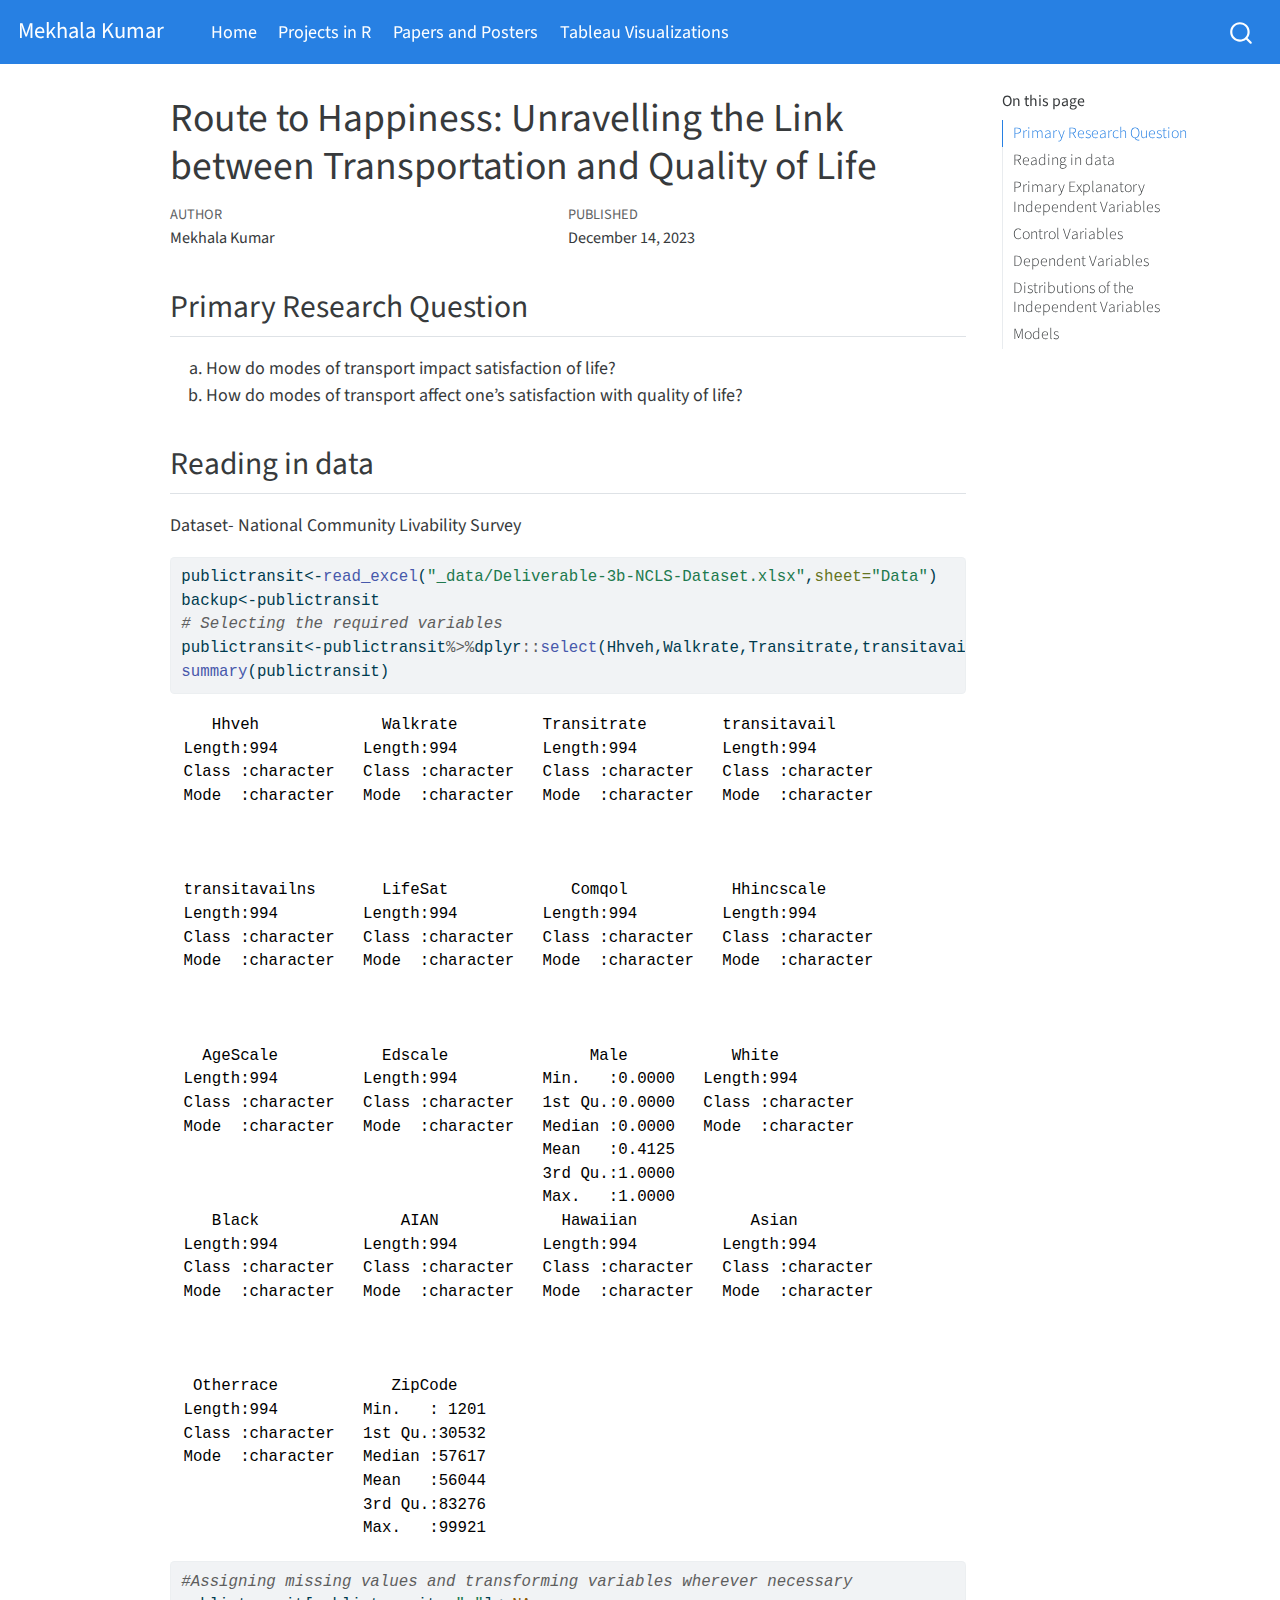
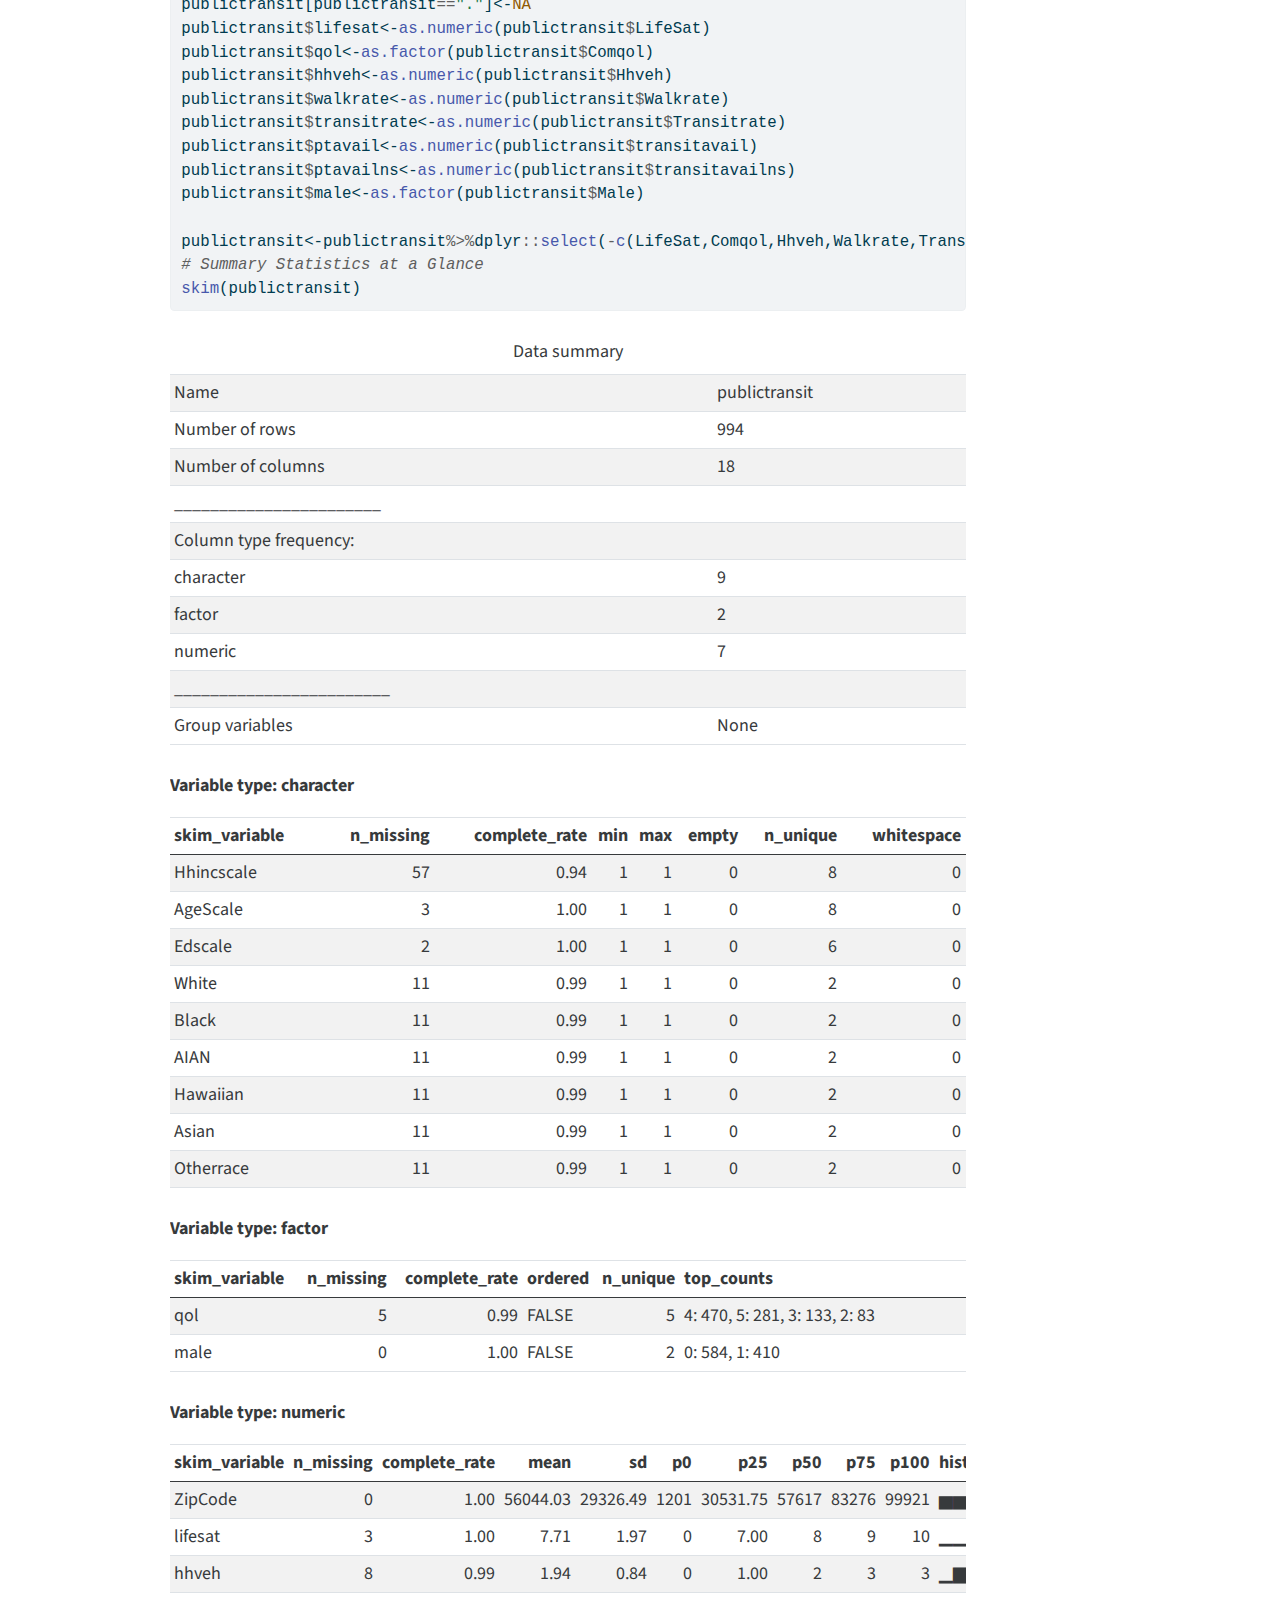
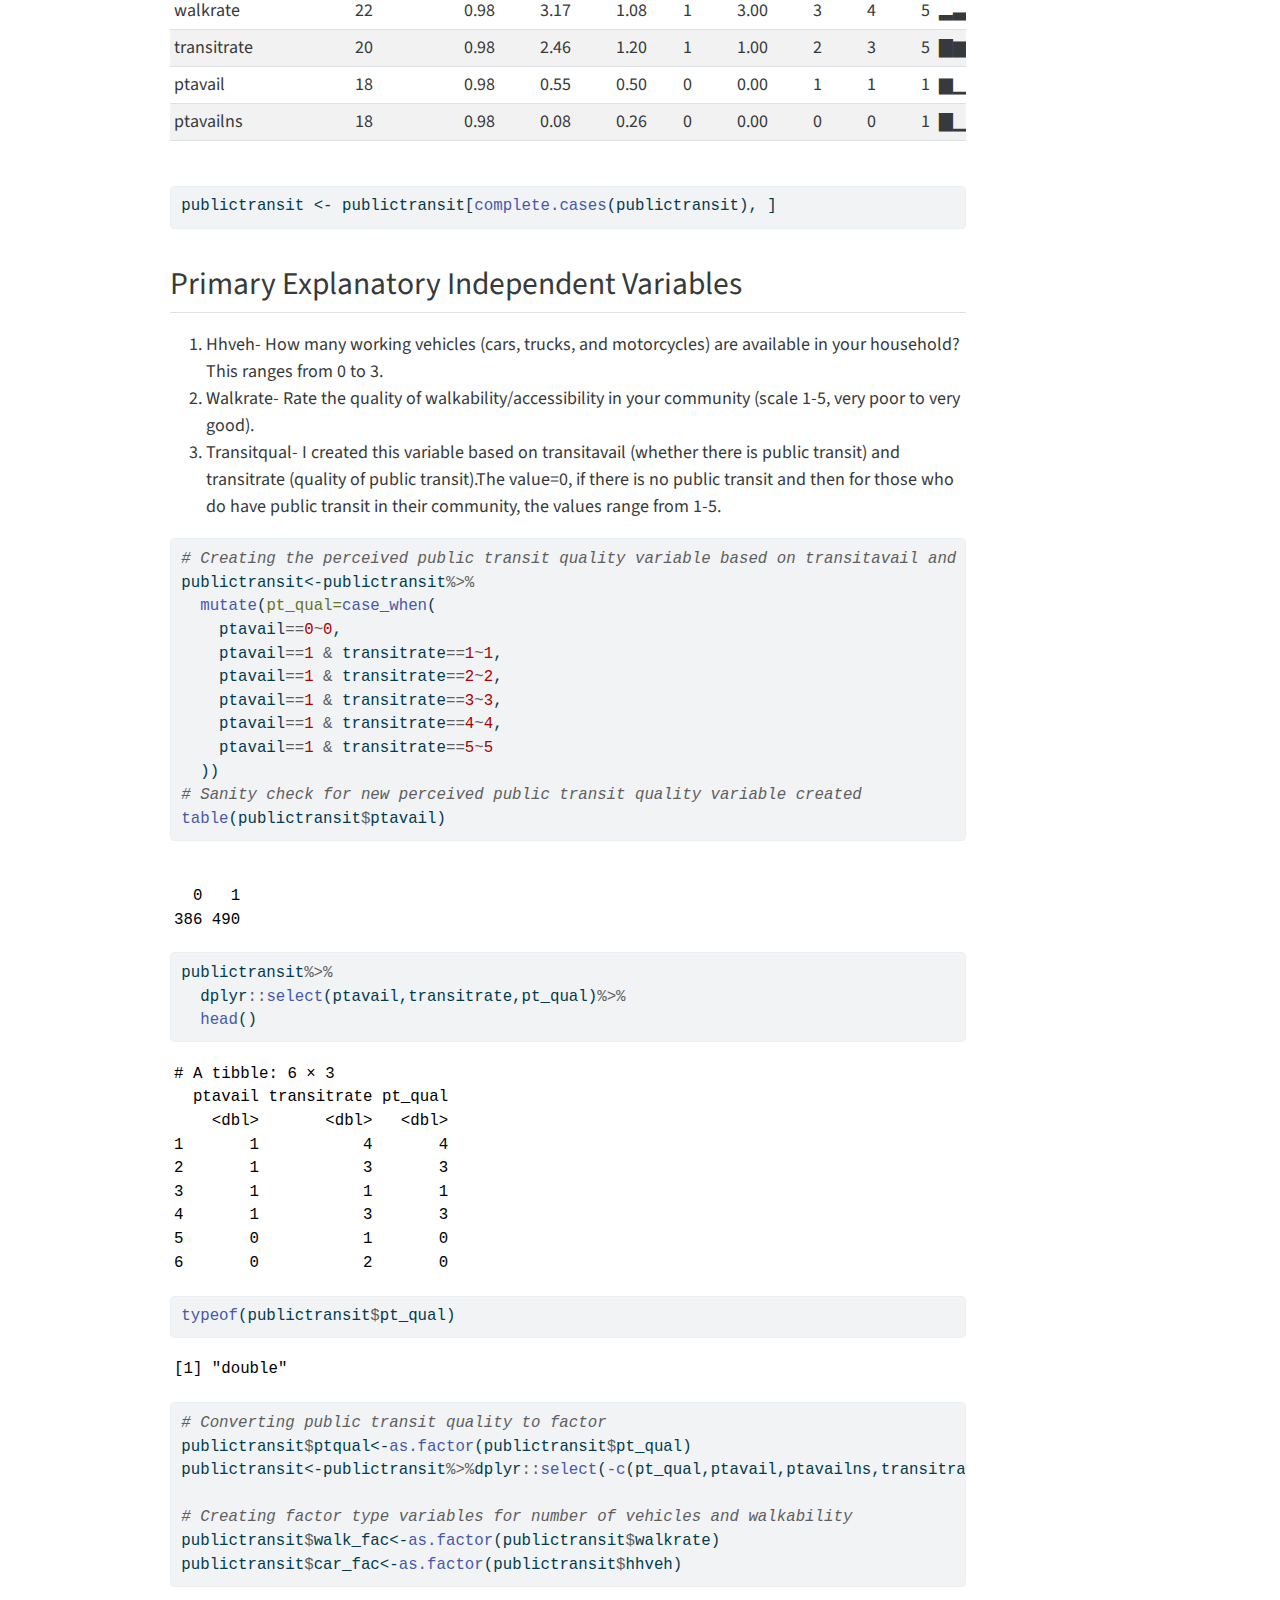
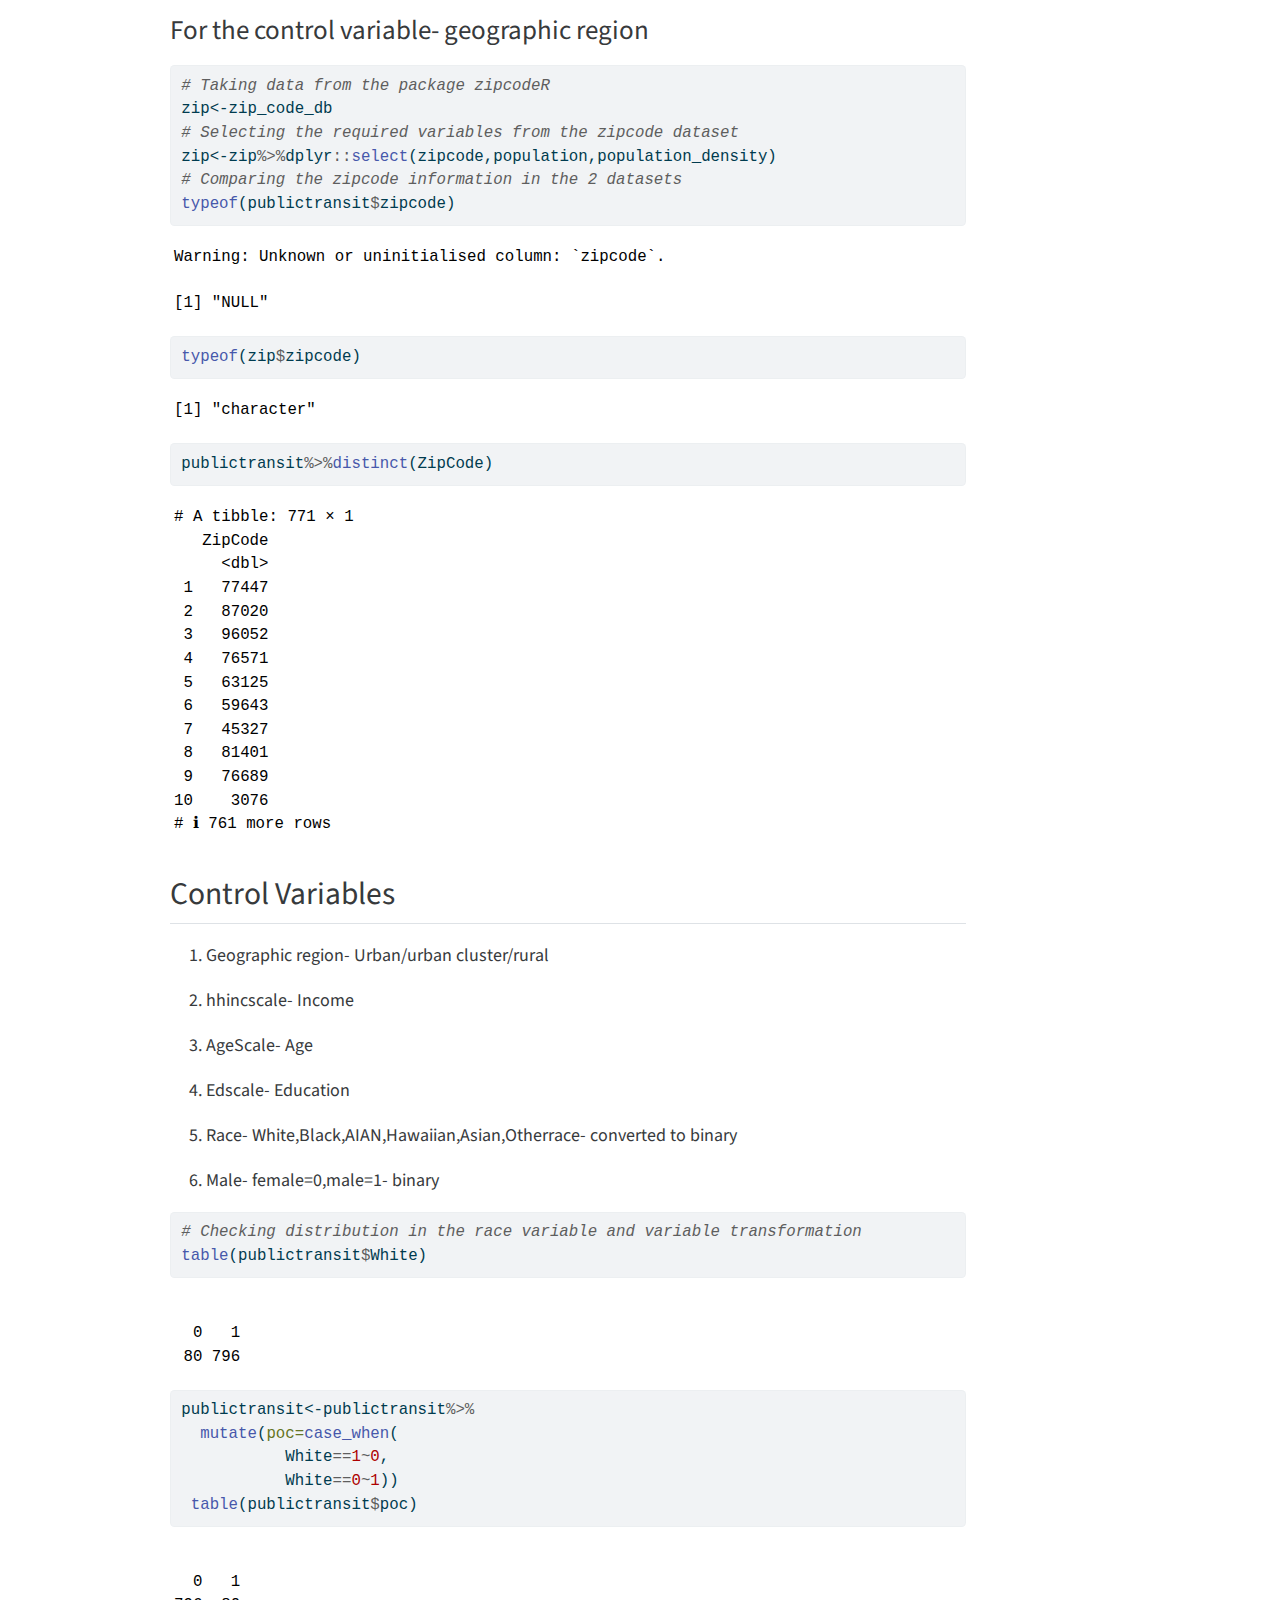
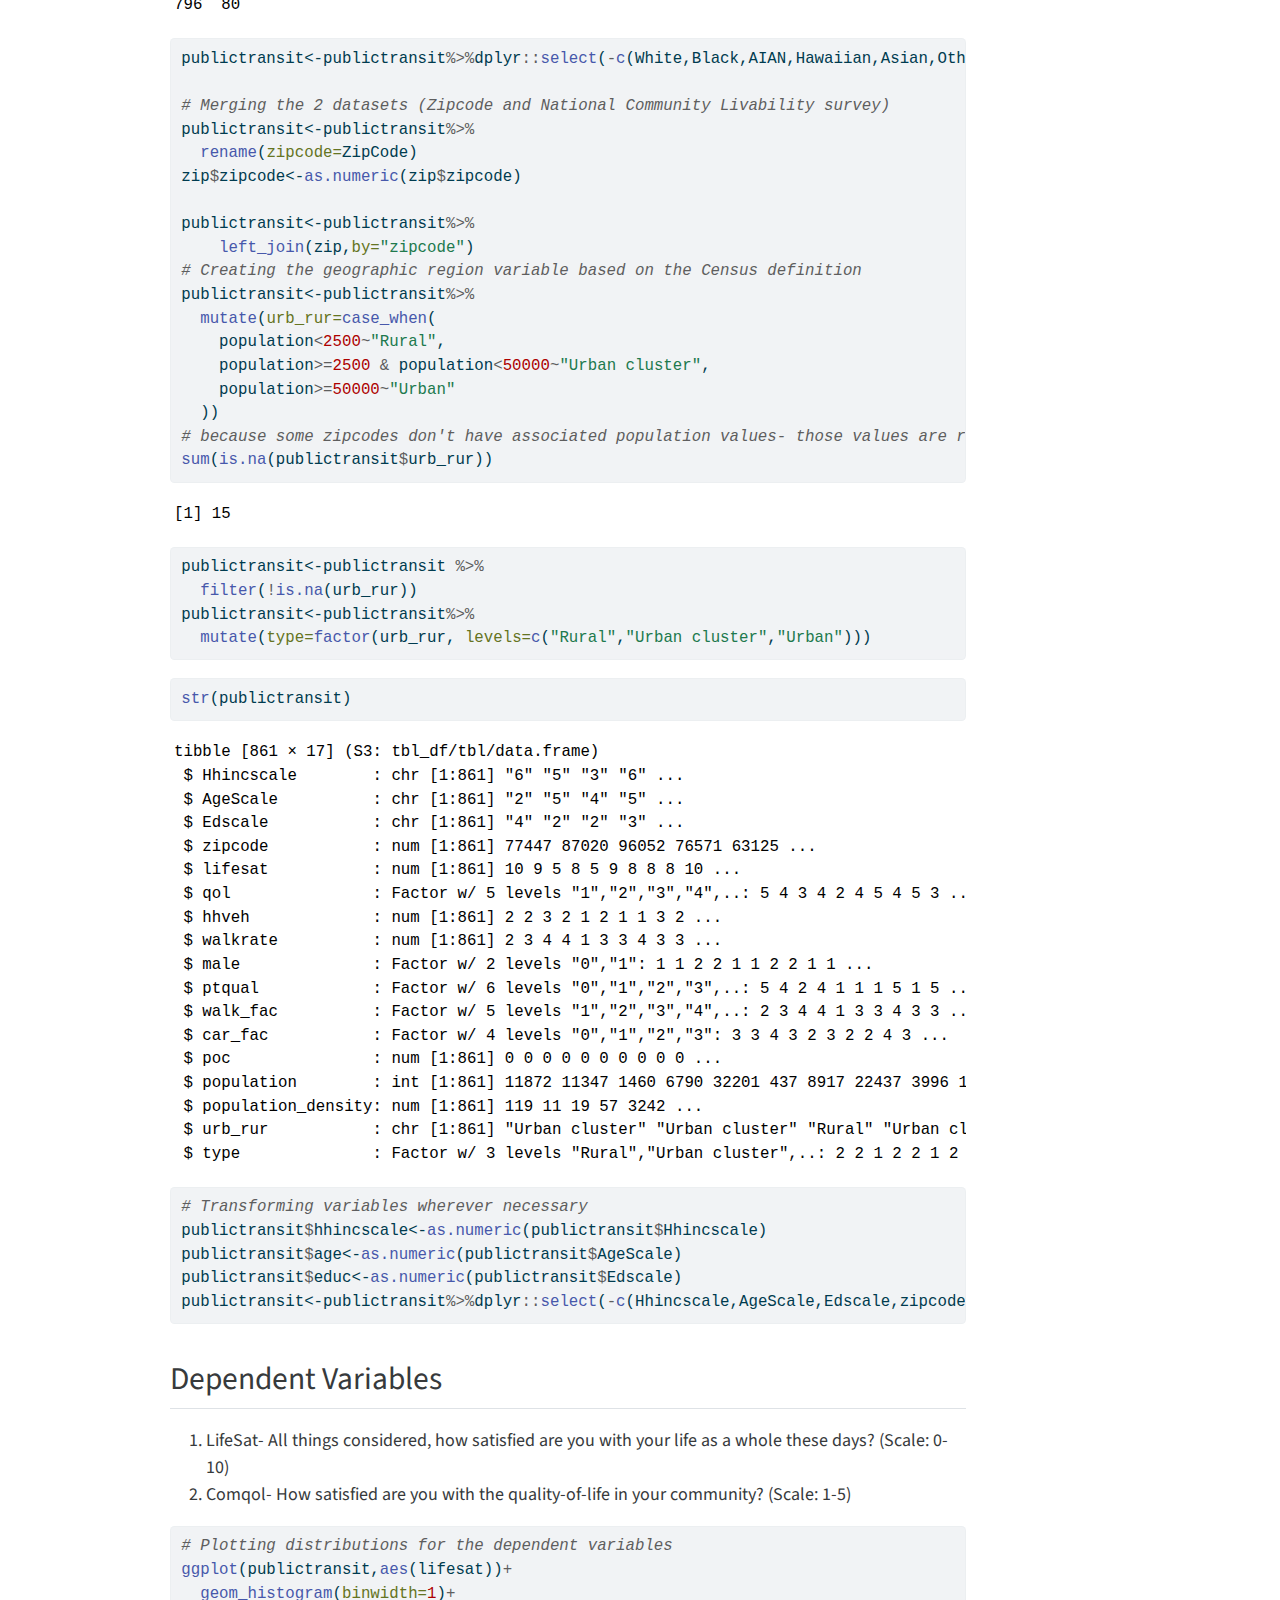
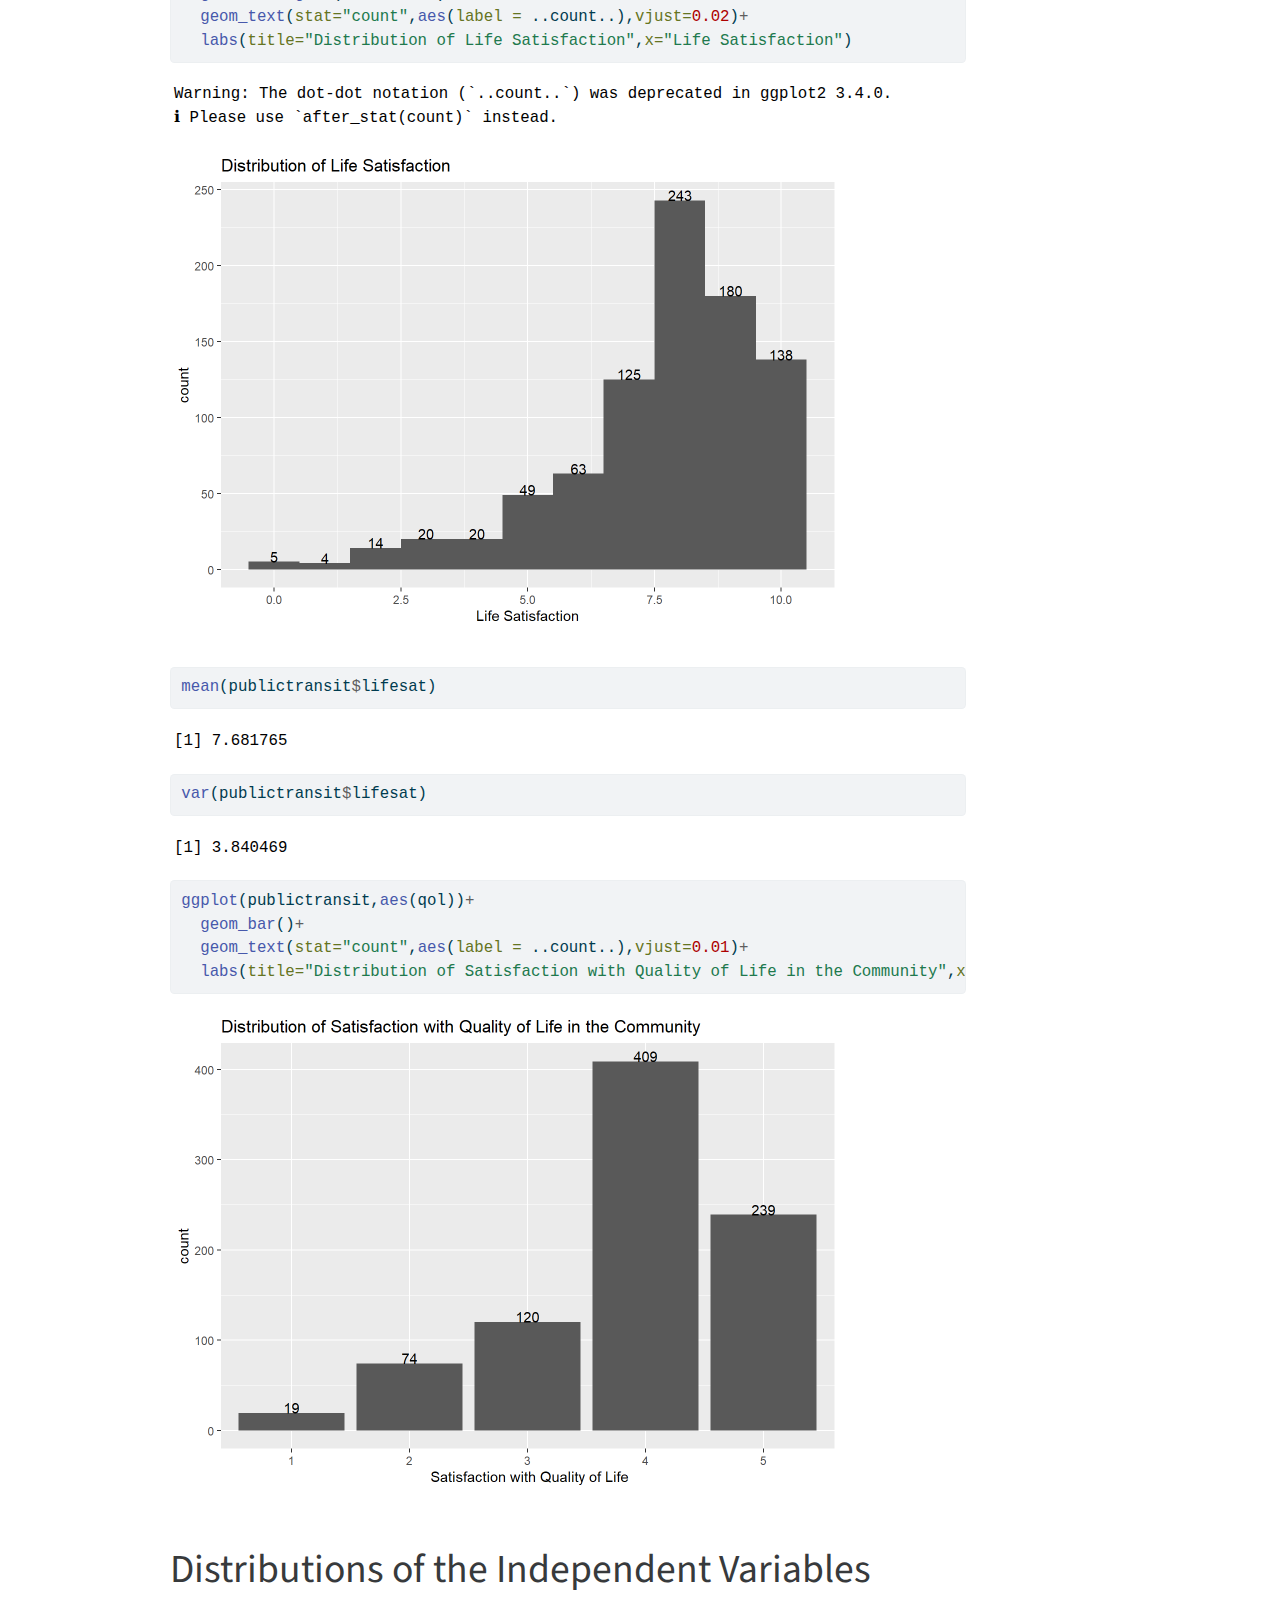
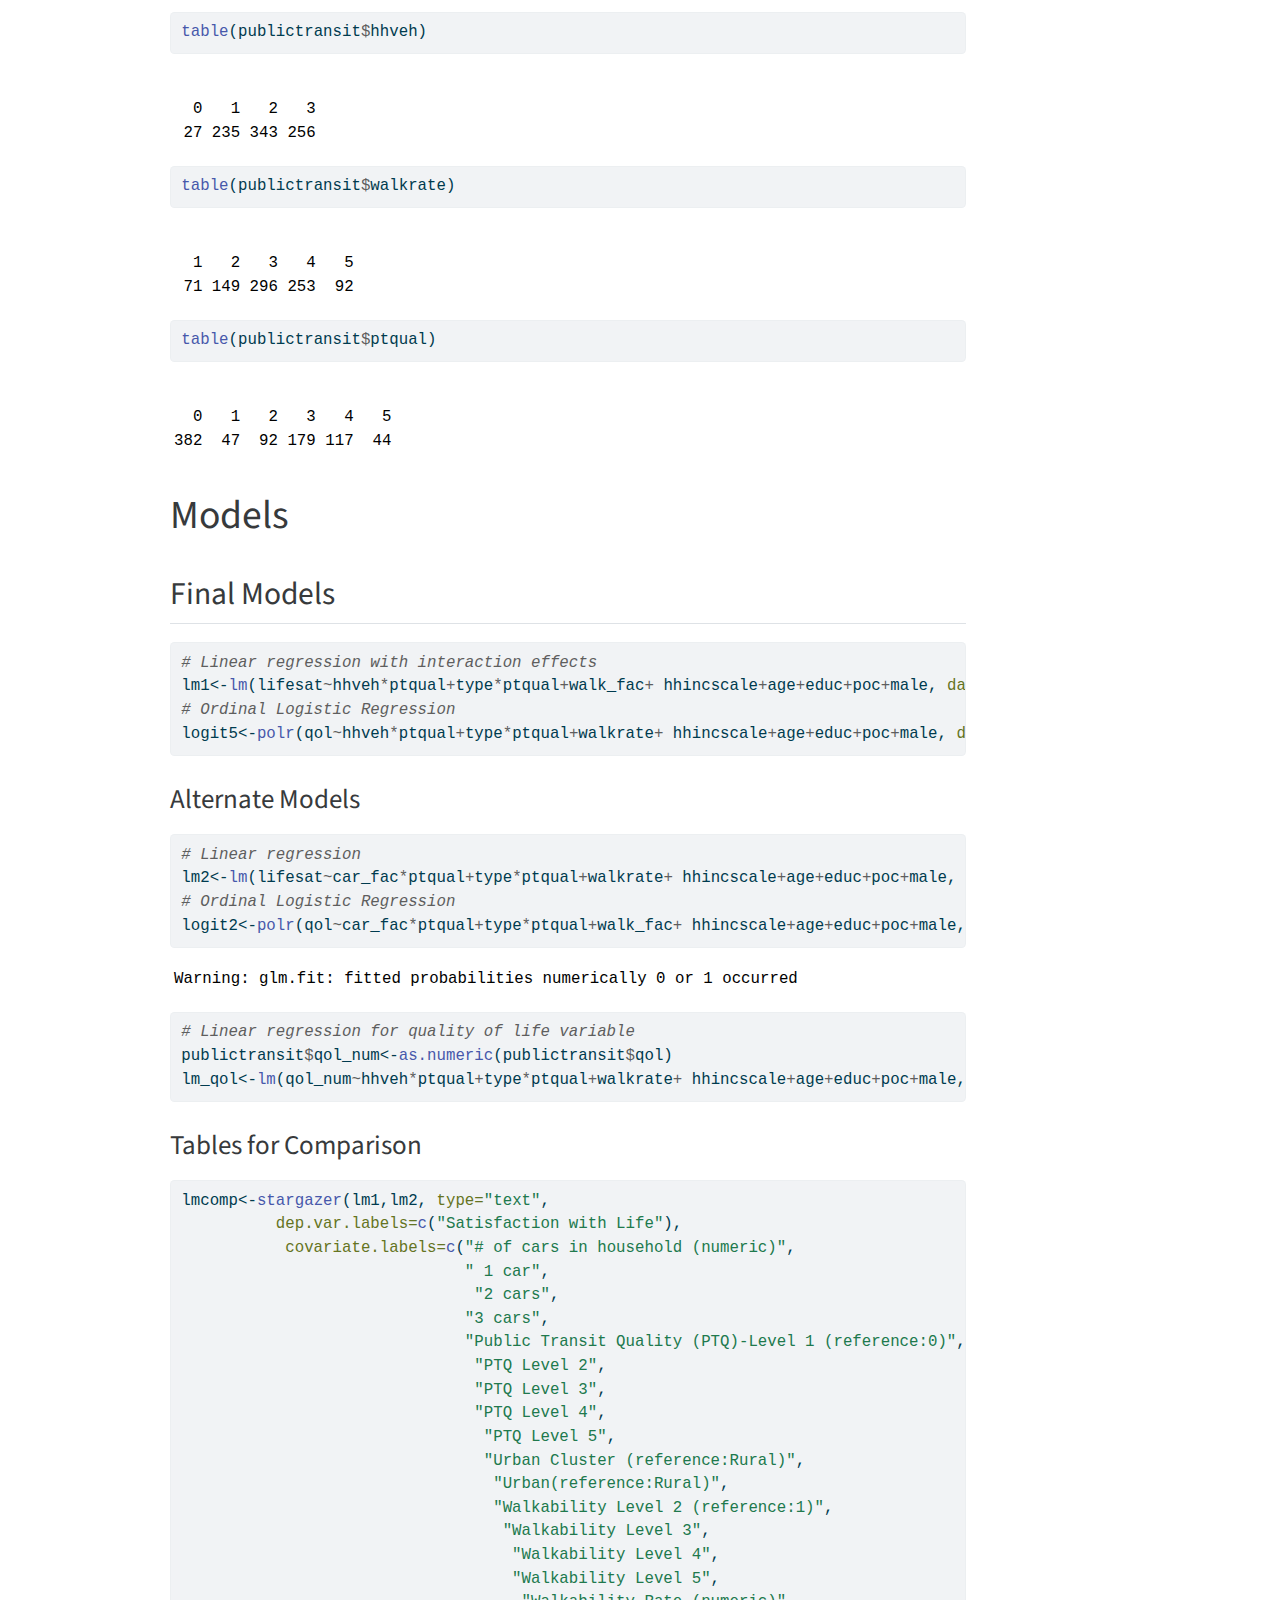
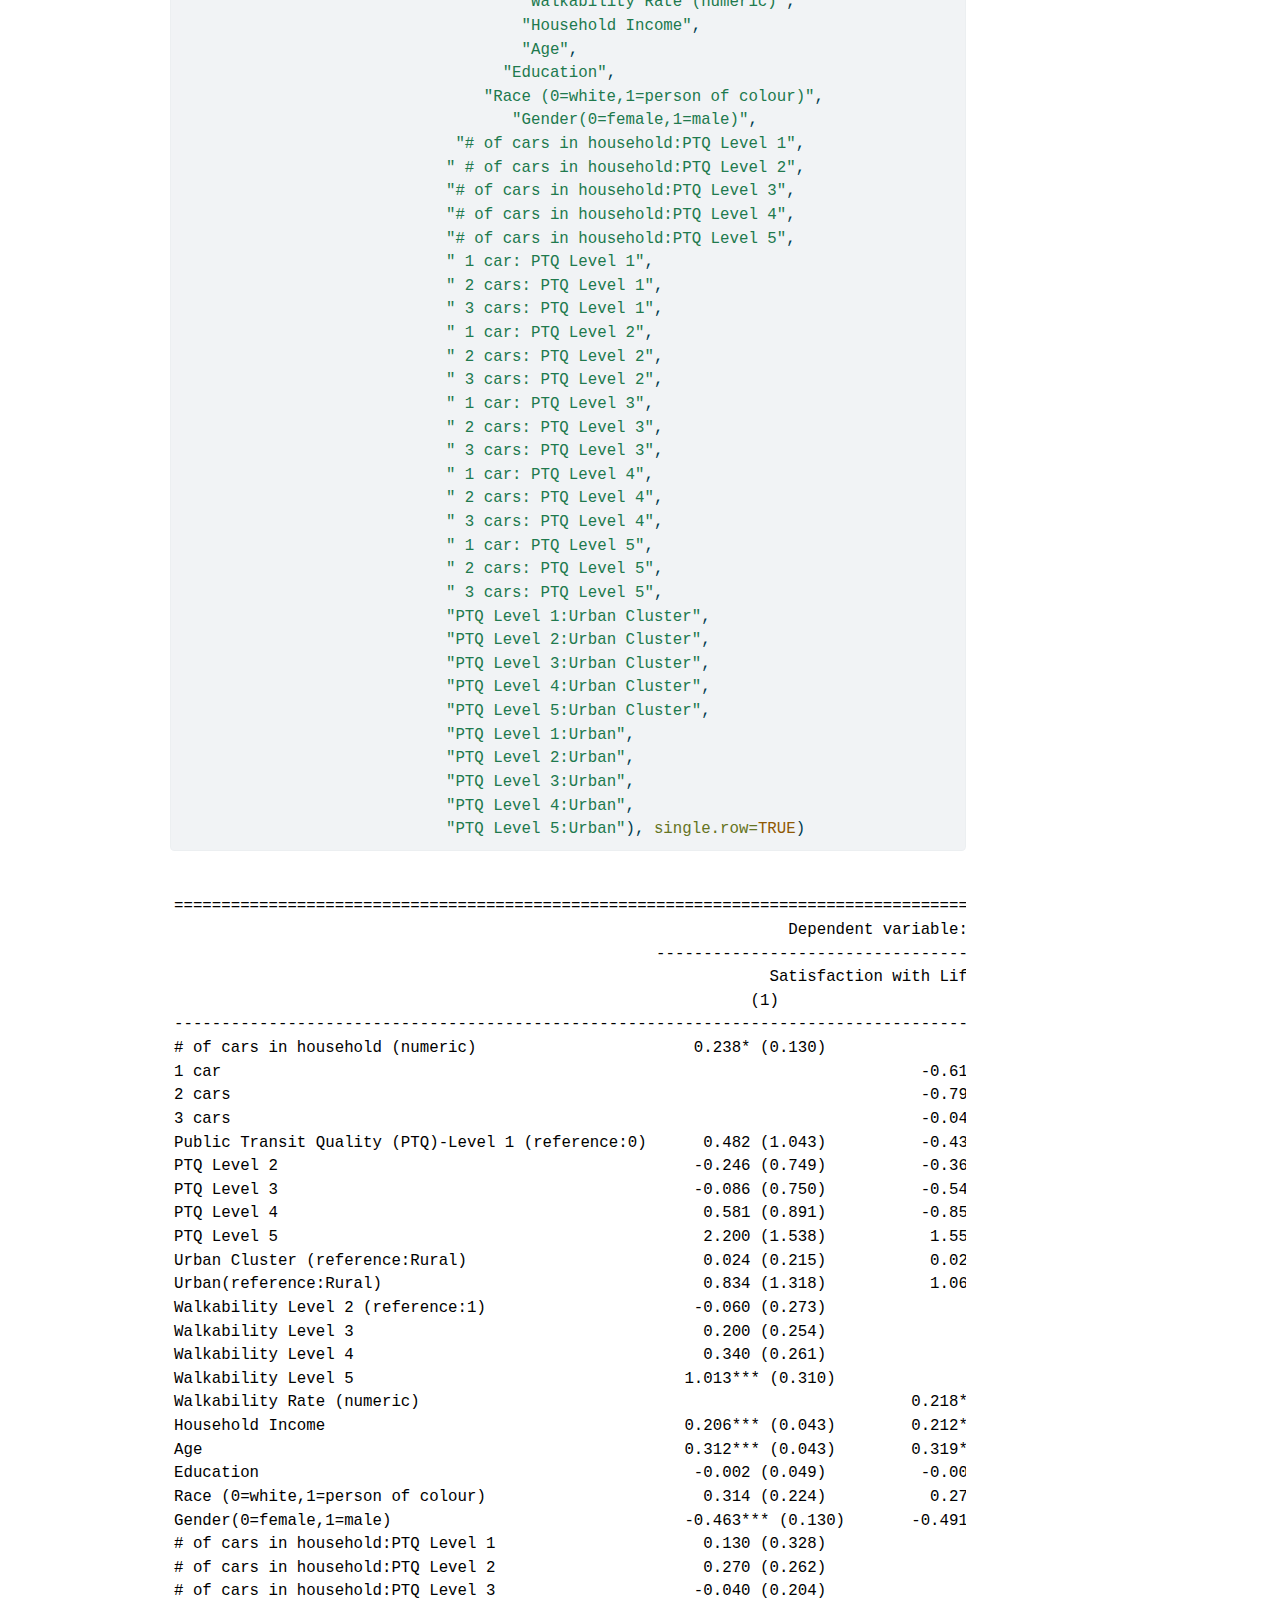
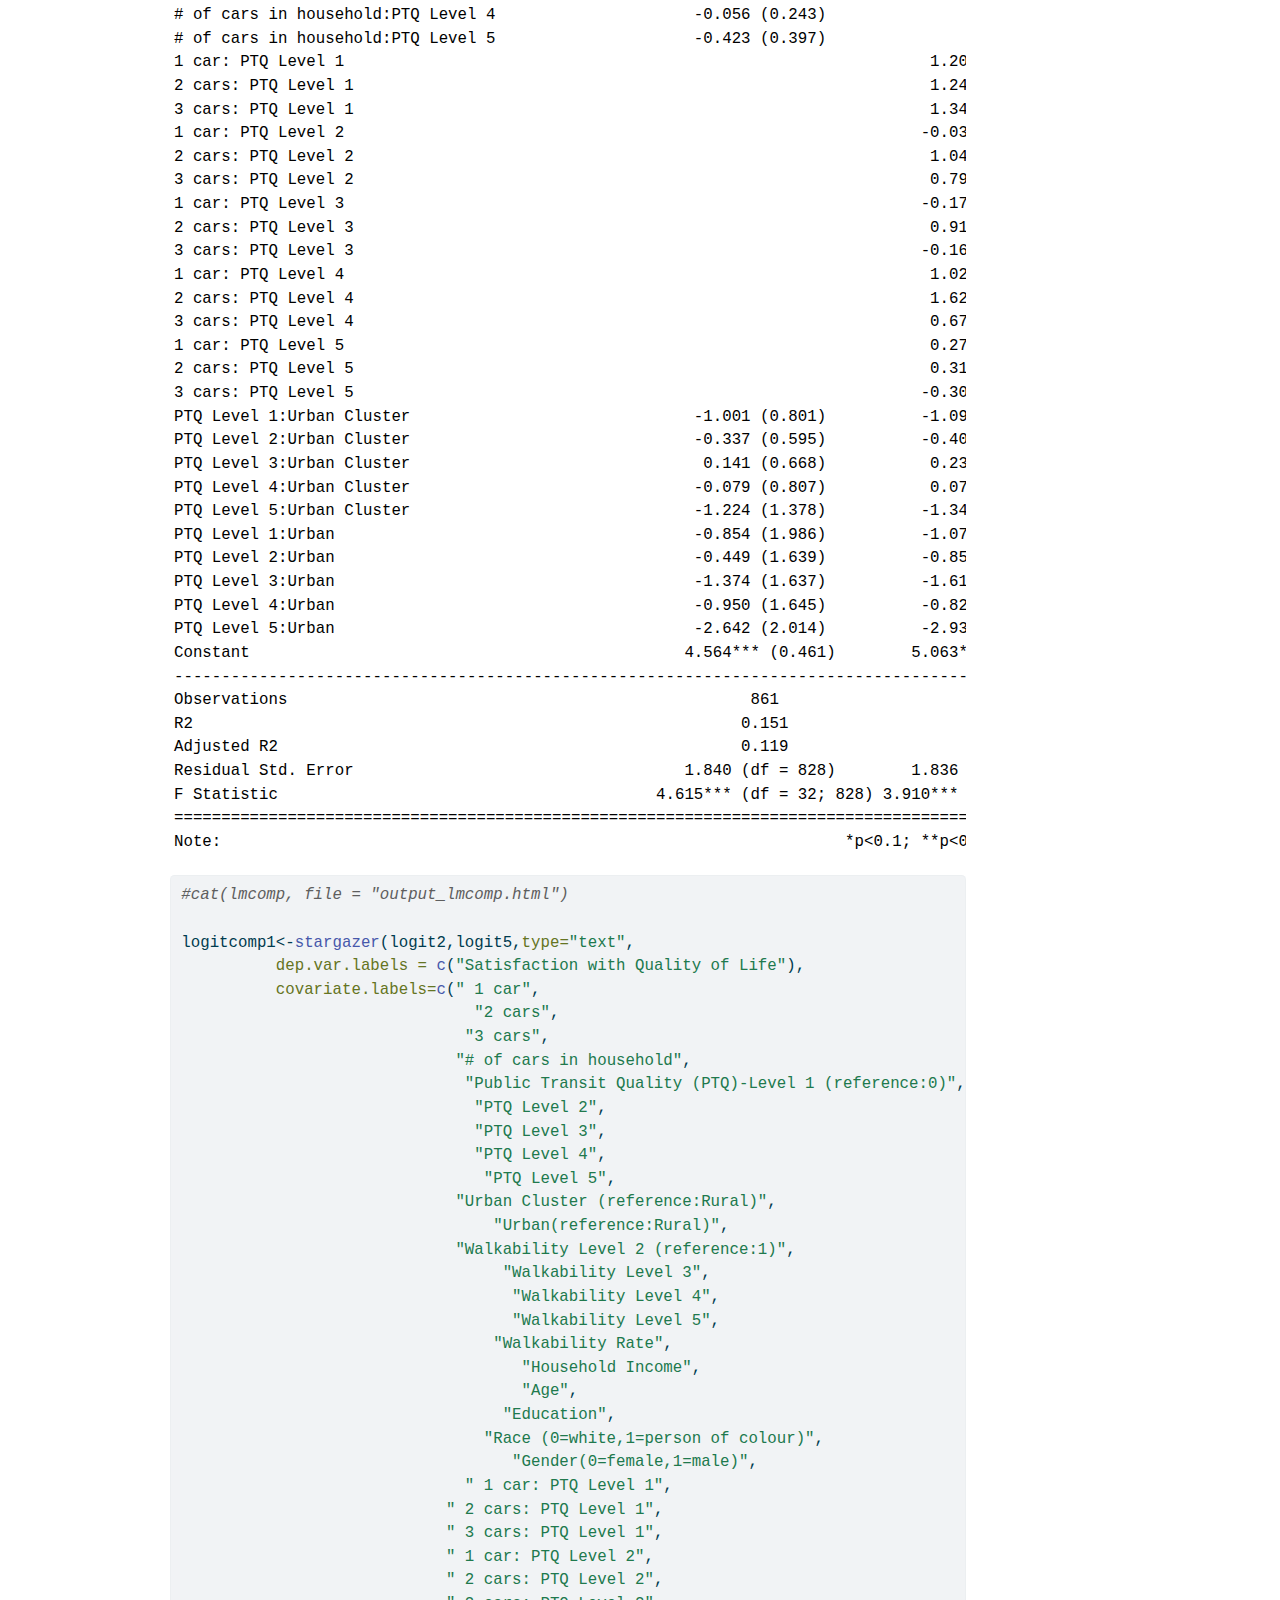
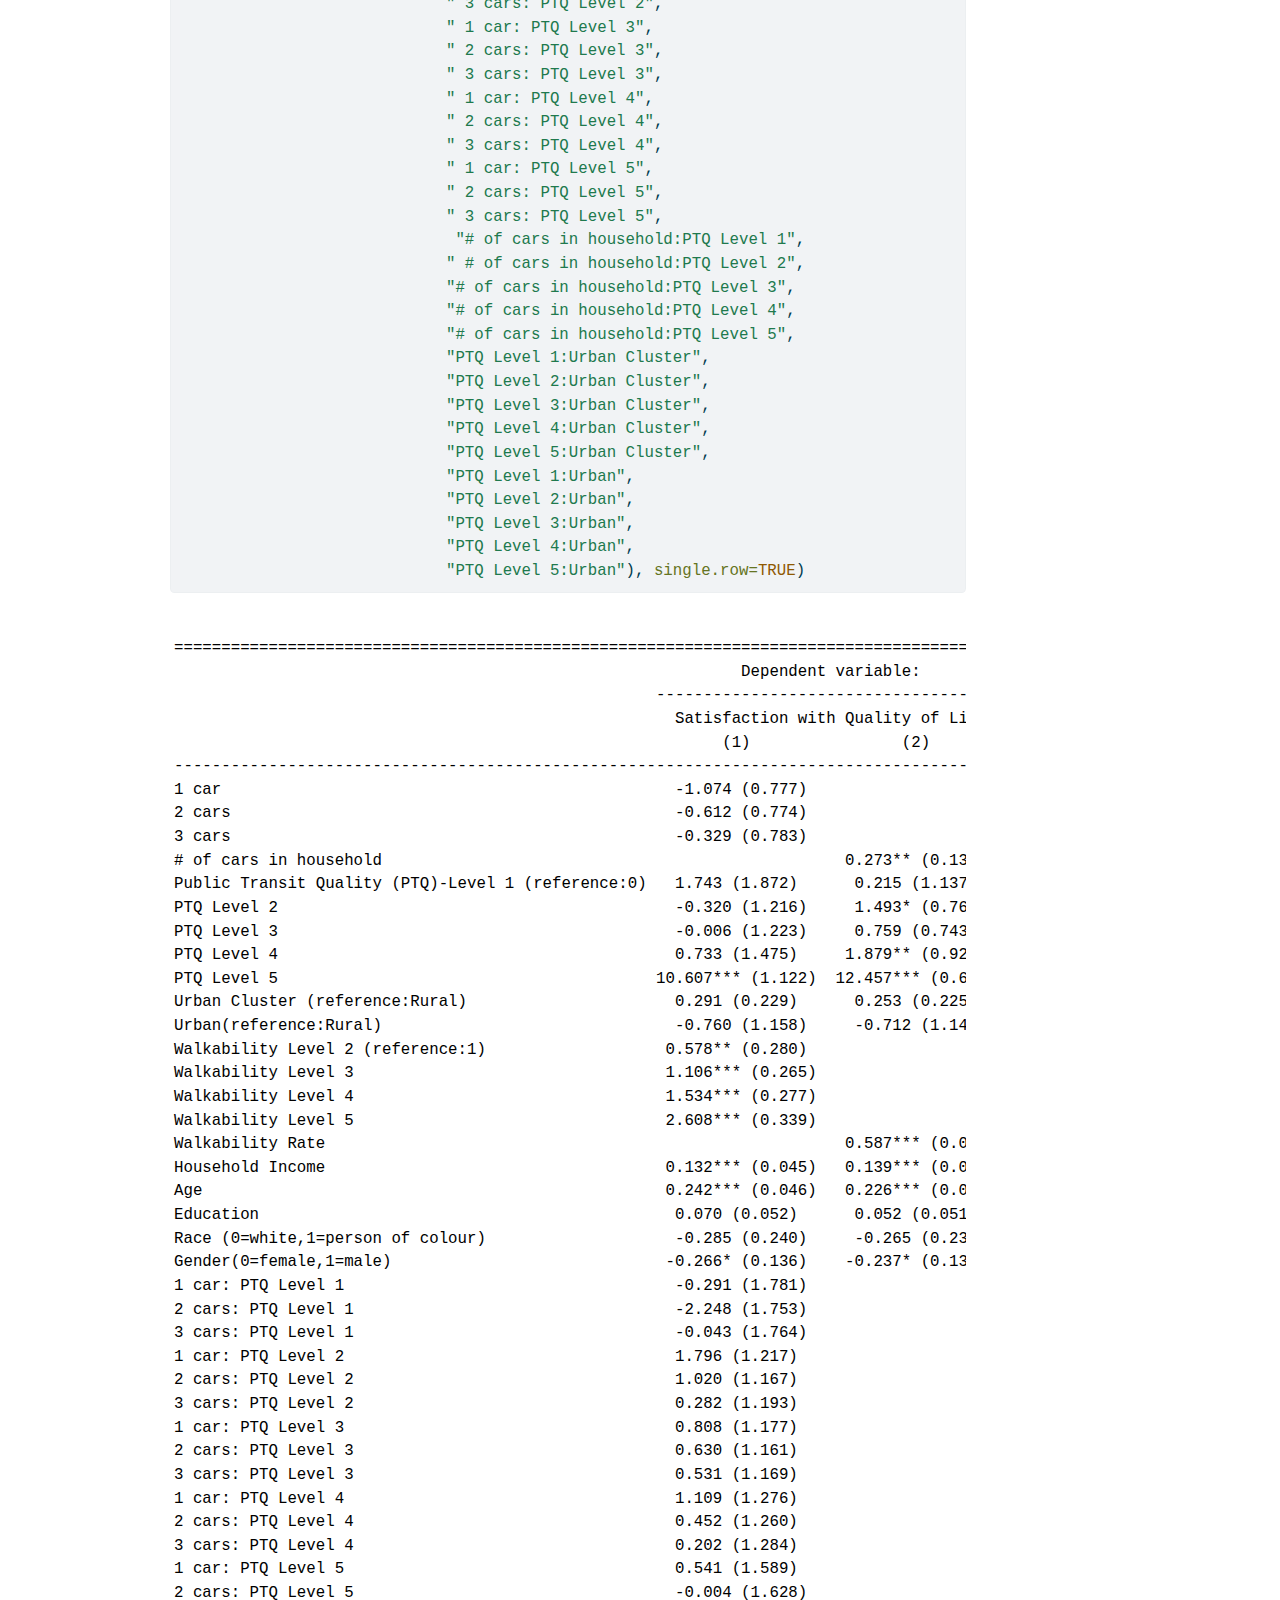
<file: docs/posts/MekhalaKumar_790QProject_AnnotatedCode.html>
<!DOCTYPE html>
<html xmlns="http://www.w3.org/1999/xhtml" lang="en" xml:lang="en"><head>

<meta charset="utf-8">
<meta name="generator" content="quarto-1.1.251">

<meta name="viewport" content="width=device-width, initial-scale=1.0, user-scalable=yes">

<meta name="author" content="Mekhala Kumar">
<meta name="dcterms.date" content="2023-12-14">

<title>Mekhala Kumar - Route to Happiness: Unravelling the Link between Transportation and Quality of Life</title>
<style>
code{white-space: pre-wrap;}
span.smallcaps{font-variant: small-caps;}
div.columns{display: flex; gap: min(4vw, 1.5em);}
div.column{flex: auto; overflow-x: auto;}
div.hanging-indent{margin-left: 1.5em; text-indent: -1.5em;}
ul.task-list{list-style: none;}
ul.task-list li input[type="checkbox"] {
  width: 0.8em;
  margin: 0 0.8em 0.2em -1.6em;
  vertical-align: middle;
}
pre > code.sourceCode { white-space: pre; position: relative; }
pre > code.sourceCode > span { display: inline-block; line-height: 1.25; }
pre > code.sourceCode > span:empty { height: 1.2em; }
.sourceCode { overflow: visible; }
code.sourceCode > span { color: inherit; text-decoration: inherit; }
div.sourceCode { margin: 1em 0; }
pre.sourceCode { margin: 0; }
@media screen {
div.sourceCode { overflow: auto; }
}
@media print {
pre > code.sourceCode { white-space: pre-wrap; }
pre > code.sourceCode > span { text-indent: -5em; padding-left: 5em; }
}
pre.numberSource code
  { counter-reset: source-line 0; }
pre.numberSource code > span
  { position: relative; left: -4em; counter-increment: source-line; }
pre.numberSource code > span > a:first-child::before
  { content: counter(source-line);
    position: relative; left: -1em; text-align: right; vertical-align: baseline;
    border: none; display: inline-block;
    -webkit-touch-callout: none; -webkit-user-select: none;
    -khtml-user-select: none; -moz-user-select: none;
    -ms-user-select: none; user-select: none;
    padding: 0 4px; width: 4em;
    color: #aaaaaa;
  }
pre.numberSource { margin-left: 3em; border-left: 1px solid #aaaaaa;  padding-left: 4px; }
div.sourceCode
  {   }
@media screen {
pre > code.sourceCode > span > a:first-child::before { text-decoration: underline; }
}
code span.al { color: #ff0000; font-weight: bold; } /* Alert */
code span.an { color: #60a0b0; font-weight: bold; font-style: italic; } /* Annotation */
code span.at { color: #7d9029; } /* Attribute */
code span.bn { color: #40a070; } /* BaseN */
code span.bu { color: #008000; } /* BuiltIn */
code span.cf { color: #007020; font-weight: bold; } /* ControlFlow */
code span.ch { color: #4070a0; } /* Char */
code span.cn { color: #880000; } /* Constant */
code span.co { color: #60a0b0; font-style: italic; } /* Comment */
code span.cv { color: #60a0b0; font-weight: bold; font-style: italic; } /* CommentVar */
code span.do { color: #ba2121; font-style: italic; } /* Documentation */
code span.dt { color: #902000; } /* DataType */
code span.dv { color: #40a070; } /* DecVal */
code span.er { color: #ff0000; font-weight: bold; } /* Error */
code span.ex { } /* Extension */
code span.fl { color: #40a070; } /* Float */
code span.fu { color: #06287e; } /* Function */
code span.im { color: #008000; font-weight: bold; } /* Import */
code span.in { color: #60a0b0; font-weight: bold; font-style: italic; } /* Information */
code span.kw { color: #007020; font-weight: bold; } /* Keyword */
code span.op { color: #666666; } /* Operator */
code span.ot { color: #007020; } /* Other */
code span.pp { color: #bc7a00; } /* Preprocessor */
code span.sc { color: #4070a0; } /* SpecialChar */
code span.ss { color: #bb6688; } /* SpecialString */
code span.st { color: #4070a0; } /* String */
code span.va { color: #19177c; } /* Variable */
code span.vs { color: #4070a0; } /* VerbatimString */
code span.wa { color: #60a0b0; font-weight: bold; font-style: italic; } /* Warning */
</style>


<script src="../site_libs/quarto-nav/quarto-nav.js"></script>
<script src="../site_libs/quarto-nav/headroom.min.js"></script>
<script src="../site_libs/clipboard/clipboard.min.js"></script>
<script src="../site_libs/quarto-search/autocomplete.umd.js"></script>
<script src="../site_libs/quarto-search/fuse.min.js"></script>
<script src="../site_libs/quarto-search/quarto-search.js"></script>
<meta name="quarto:offset" content="../">
<script src="../site_libs/quarto-html/quarto.js"></script>
<script src="../site_libs/quarto-html/popper.min.js"></script>
<script src="../site_libs/quarto-html/tippy.umd.min.js"></script>
<script src="../site_libs/quarto-html/anchor.min.js"></script>
<link href="../site_libs/quarto-html/tippy.css" rel="stylesheet">
<link href="../site_libs/quarto-html/quarto-syntax-highlighting.css" rel="stylesheet" id="quarto-text-highlighting-styles">
<script src="../site_libs/bootstrap/bootstrap.min.js"></script>
<link href="../site_libs/bootstrap/bootstrap-icons.css" rel="stylesheet">
<link href="../site_libs/bootstrap/bootstrap.min.css" rel="stylesheet" id="quarto-bootstrap" data-mode="light">
<script id="quarto-search-options" type="application/json">{
  "location": "navbar",
  "copy-button": false,
  "collapse-after": 3,
  "panel-placement": "end",
  "type": "overlay",
  "limit": 20,
  "language": {
    "search-no-results-text": "No results",
    "search-matching-documents-text": "matching documents",
    "search-copy-link-title": "Copy link to search",
    "search-hide-matches-text": "Hide additional matches",
    "search-more-match-text": "more match in this document",
    "search-more-matches-text": "more matches in this document",
    "search-clear-button-title": "Clear",
    "search-detached-cancel-button-title": "Cancel",
    "search-submit-button-title": "Submit"
  }
}</script>


<link rel="stylesheet" href="../styles.css">
</head>

<body class="nav-fixed">


<div id="quarto-search-results"></div>
  <header id="quarto-header" class="headroom fixed-top">
    <nav class="navbar navbar-expand-lg navbar-dark ">
      <div class="navbar-container container-fluid">
      <div class="navbar-brand-container">
    <a class="navbar-brand" href="../index.html">
    <span class="navbar-title">Mekhala Kumar</span>
    </a>
  </div>
          <button class="navbar-toggler" type="button" data-bs-toggle="collapse" data-bs-target="#navbarCollapse" aria-controls="navbarCollapse" aria-expanded="false" aria-label="Toggle navigation" onclick="if (window.quartoToggleHeadroom) { window.quartoToggleHeadroom(); }">
  <span class="navbar-toggler-icon"></span>
</button>
          <div class="collapse navbar-collapse" id="navbarCollapse">
            <ul class="navbar-nav navbar-nav-scroll me-auto">
  <li class="nav-item">
    <a class="nav-link" href="../index.html">Home</a>
  </li>  
  <li class="nav-item">
    <a class="nav-link" href="../ProjectsinR.html">Projects in R</a>
  </li>  
  <li class="nav-item">
    <a class="nav-link" href="../posters.html">Papers and Posters</a>
  </li>  
  <li class="nav-item">
    <a class="nav-link" href="../Visualizations.html">Tableau Visualizations</a>
  </li>  
</ul>
              <div id="quarto-search" class="" title="Search"></div>
          </div> <!-- /navcollapse -->
      </div> <!-- /container-fluid -->
    </nav>
</header>
<!-- content -->
<div id="quarto-content" class="quarto-container page-columns page-rows-contents page-layout-article page-navbar">
<!-- sidebar -->
<!-- margin-sidebar -->
    <div id="quarto-margin-sidebar" class="sidebar margin-sidebar">
        <nav id="TOC" role="doc-toc" class="toc-active">
    <h2 id="toc-title">On this page</h2>
   
  <ul>
  <li><a href="#primary-research-question" id="toc-primary-research-question" class="nav-link active" data-scroll-target="#primary-research-question">Primary Research Question</a></li>
  <li><a href="#reading-in-data" id="toc-reading-in-data" class="nav-link" data-scroll-target="#reading-in-data">Reading in data</a></li>
  <li><a href="#primary-explanatory-independent-variables" id="toc-primary-explanatory-independent-variables" class="nav-link" data-scroll-target="#primary-explanatory-independent-variables">Primary Explanatory Independent Variables</a>
  <ul class="collapse">
  <li><a href="#for-the-control-variable--geographic-region" id="toc-for-the-control-variable--geographic-region" class="nav-link" data-scroll-target="#for-the-control-variable--geographic-region">For the control variable- geographic region</a></li>
  </ul></li>
  <li><a href="#control-variables" id="toc-control-variables" class="nav-link" data-scroll-target="#control-variables">Control Variables</a></li>
  <li><a href="#dependent-variables" id="toc-dependent-variables" class="nav-link" data-scroll-target="#dependent-variables">Dependent Variables</a></li>
  <li><a href="#distributions-of-the-independent-variables" id="toc-distributions-of-the-independent-variables" class="nav-link" data-scroll-target="#distributions-of-the-independent-variables">Distributions of the Independent Variables</a></li>
  <li><a href="#models" id="toc-models" class="nav-link" data-scroll-target="#models">Models</a>
  <ul class="collapse">
  <li><a href="#final-models" id="toc-final-models" class="nav-link" data-scroll-target="#final-models">Final Models</a>
  <ul class="collapse">
  <li><a href="#alternate-models" id="toc-alternate-models" class="nav-link" data-scroll-target="#alternate-models">Alternate Models</a></li>
  <li><a href="#tables-for-comparison" id="toc-tables-for-comparison" class="nav-link" data-scroll-target="#tables-for-comparison">Tables for Comparison</a></li>
  </ul></li>
  <li><a href="#results-for-the-final-models" id="toc-results-for-the-final-models" class="nav-link" data-scroll-target="#results-for-the-final-models">Results for the Final Models</a></li>
  <li><a href="#linear-regression-with-interaction-effects" id="toc-linear-regression-with-interaction-effects" class="nav-link" data-scroll-target="#linear-regression-with-interaction-effects">Linear Regression with Interaction Effects</a></li>
  <li><a href="#ordinal-logistic-regression-with-interaction-effects" id="toc-ordinal-logistic-regression-with-interaction-effects" class="nav-link" data-scroll-target="#ordinal-logistic-regression-with-interaction-effects">Ordinal Logistic Regression with Interaction Effects</a></li>
  <li><a href="#independent-effects--number-of-vehicles-owned" id="toc-independent-effects--number-of-vehicles-owned" class="nav-link" data-scroll-target="#independent-effects--number-of-vehicles-owned">Independent effects- Number of vehicles owned</a></li>
  <li><a href="#independent-effects--perceived-walkability-rate" id="toc-independent-effects--perceived-walkability-rate" class="nav-link" data-scroll-target="#independent-effects--perceived-walkability-rate">Independent effects- Perceived walkability rate</a></li>
  <li><a href="#independent-effects--perceived-public-transit-quality" id="toc-independent-effects--perceived-public-transit-quality" class="nav-link" data-scroll-target="#independent-effects--perceived-public-transit-quality">Independent effects- Perceived public transit quality</a></li>
  <li><a href="#interaction-effect--perceived-public-transit-quality-rate-and-geographic-region" id="toc-interaction-effect--perceived-public-transit-quality-rate-and-geographic-region" class="nav-link" data-scroll-target="#interaction-effect--perceived-public-transit-quality-rate-and-geographic-region">Interaction Effect- Perceived Public Transit Quality Rate and Geographic Region</a></li>
  <li><a href="#references" id="toc-references" class="nav-link" data-scroll-target="#references">References</a></li>
  <li><a href="#note" id="toc-note" class="nav-link" data-scroll-target="#note">Note</a></li>
  </ul></li>
  </ul>
</nav>
    </div>
<!-- main -->
<main class="content" id="quarto-document-content">

<header id="title-block-header" class="quarto-title-block default">
<div class="quarto-title">
<h1 class="title">Route to Happiness: Unravelling the Link between Transportation and Quality of Life</h1>
</div>



<div class="quarto-title-meta">

    <div>
    <div class="quarto-title-meta-heading">Author</div>
    <div class="quarto-title-meta-contents">
             <p>Mekhala Kumar </p>
          </div>
  </div>
    
    <div>
    <div class="quarto-title-meta-heading">Published</div>
    <div class="quarto-title-meta-contents">
      <p class="date">December 14, 2023</p>
    </div>
  </div>
    
  </div>
  

</header>

<section id="primary-research-question" class="level2">
<h2 class="anchored" data-anchor-id="primary-research-question">Primary Research Question</h2>
<ol type="a">
<li>How do modes of transport impact satisfaction of life?</li>
<li>How do modes of transport affect one’s satisfaction with quality of life?</li>
</ol>
</section>
<section id="reading-in-data" class="level2">
<h2 class="anchored" data-anchor-id="reading-in-data">Reading in data</h2>
<p>Dataset- National Community Livability Survey</p>
<div class="cell">
<div class="sourceCode cell-code" id="cb1"><pre class="sourceCode r code-with-copy"><code class="sourceCode r"><span id="cb1-1"><a href="#cb1-1" aria-hidden="true" tabindex="-1"></a>publictransit<span class="ot">&lt;-</span><span class="fu">read_excel</span>(<span class="st">"_data/Deliverable-3b-NCLS-Dataset.xlsx"</span>,<span class="at">sheet=</span><span class="st">"Data"</span>)</span>
<span id="cb1-2"><a href="#cb1-2" aria-hidden="true" tabindex="-1"></a>backup<span class="ot">&lt;-</span>publictransit</span>
<span id="cb1-3"><a href="#cb1-3" aria-hidden="true" tabindex="-1"></a><span class="co"># Selecting the required variables</span></span>
<span id="cb1-4"><a href="#cb1-4" aria-hidden="true" tabindex="-1"></a>publictransit<span class="ot">&lt;-</span>publictransit<span class="sc">%&gt;%</span>dplyr<span class="sc">::</span><span class="fu">select</span>(Hhveh,Walkrate,Transitrate,transitavail,transitavailns,LifeSat,Comqol,Hhincscale,AgeScale,Edscale,Male,White,Black,AIAN,Hawaiian,Asian,Otherrace,ZipCode,Male)</span>
<span id="cb1-5"><a href="#cb1-5" aria-hidden="true" tabindex="-1"></a><span class="fu">summary</span>(publictransit)</span></code><button title="Copy to Clipboard" class="code-copy-button"><i class="bi"></i></button></pre></div>
<div class="cell-output cell-output-stdout">
<pre><code>    Hhveh             Walkrate         Transitrate        transitavail      
 Length:994         Length:994         Length:994         Length:994        
 Class :character   Class :character   Class :character   Class :character  
 Mode  :character   Mode  :character   Mode  :character   Mode  :character  
                                                                            
                                                                            
                                                                            
 transitavailns       LifeSat             Comqol           Hhincscale       
 Length:994         Length:994         Length:994         Length:994        
 Class :character   Class :character   Class :character   Class :character  
 Mode  :character   Mode  :character   Mode  :character   Mode  :character  
                                                                            
                                                                            
                                                                            
   AgeScale           Edscale               Male           White          
 Length:994         Length:994         Min.   :0.0000   Length:994        
 Class :character   Class :character   1st Qu.:0.0000   Class :character  
 Mode  :character   Mode  :character   Median :0.0000   Mode  :character  
                                       Mean   :0.4125                     
                                       3rd Qu.:1.0000                     
                                       Max.   :1.0000                     
    Black               AIAN             Hawaiian            Asian          
 Length:994         Length:994         Length:994         Length:994        
 Class :character   Class :character   Class :character   Class :character  
 Mode  :character   Mode  :character   Mode  :character   Mode  :character  
                                                                            
                                                                            
                                                                            
  Otherrace            ZipCode     
 Length:994         Min.   : 1201  
 Class :character   1st Qu.:30532  
 Mode  :character   Median :57617  
                    Mean   :56044  
                    3rd Qu.:83276  
                    Max.   :99921  </code></pre>
</div>
<div class="sourceCode cell-code" id="cb3"><pre class="sourceCode r code-with-copy"><code class="sourceCode r"><span id="cb3-1"><a href="#cb3-1" aria-hidden="true" tabindex="-1"></a><span class="co">#Assigning missing values and transforming variables wherever necessary</span></span>
<span id="cb3-2"><a href="#cb3-2" aria-hidden="true" tabindex="-1"></a>publictransit[publictransit<span class="sc">==</span><span class="st">"."</span>]<span class="ot">&lt;-</span><span class="cn">NA</span></span>
<span id="cb3-3"><a href="#cb3-3" aria-hidden="true" tabindex="-1"></a>publictransit<span class="sc">$</span>lifesat<span class="ot">&lt;-</span><span class="fu">as.numeric</span>(publictransit<span class="sc">$</span>LifeSat)</span>
<span id="cb3-4"><a href="#cb3-4" aria-hidden="true" tabindex="-1"></a>publictransit<span class="sc">$</span>qol<span class="ot">&lt;-</span><span class="fu">as.factor</span>(publictransit<span class="sc">$</span>Comqol)</span>
<span id="cb3-5"><a href="#cb3-5" aria-hidden="true" tabindex="-1"></a>publictransit<span class="sc">$</span>hhveh<span class="ot">&lt;-</span><span class="fu">as.numeric</span>(publictransit<span class="sc">$</span>Hhveh)</span>
<span id="cb3-6"><a href="#cb3-6" aria-hidden="true" tabindex="-1"></a>publictransit<span class="sc">$</span>walkrate<span class="ot">&lt;-</span><span class="fu">as.numeric</span>(publictransit<span class="sc">$</span>Walkrate)</span>
<span id="cb3-7"><a href="#cb3-7" aria-hidden="true" tabindex="-1"></a>publictransit<span class="sc">$</span>transitrate<span class="ot">&lt;-</span><span class="fu">as.numeric</span>(publictransit<span class="sc">$</span>Transitrate)</span>
<span id="cb3-8"><a href="#cb3-8" aria-hidden="true" tabindex="-1"></a>publictransit<span class="sc">$</span>ptavail<span class="ot">&lt;-</span><span class="fu">as.numeric</span>(publictransit<span class="sc">$</span>transitavail)</span>
<span id="cb3-9"><a href="#cb3-9" aria-hidden="true" tabindex="-1"></a>publictransit<span class="sc">$</span>ptavailns<span class="ot">&lt;-</span><span class="fu">as.numeric</span>(publictransit<span class="sc">$</span>transitavailns)</span>
<span id="cb3-10"><a href="#cb3-10" aria-hidden="true" tabindex="-1"></a>publictransit<span class="sc">$</span>male<span class="ot">&lt;-</span><span class="fu">as.factor</span>(publictransit<span class="sc">$</span>Male)</span>
<span id="cb3-11"><a href="#cb3-11" aria-hidden="true" tabindex="-1"></a></span>
<span id="cb3-12"><a href="#cb3-12" aria-hidden="true" tabindex="-1"></a>publictransit<span class="ot">&lt;-</span>publictransit<span class="sc">%&gt;%</span>dplyr<span class="sc">::</span><span class="fu">select</span>(<span class="sc">-</span><span class="fu">c</span>(LifeSat,Comqol,Hhveh,Walkrate,Transitrate,transitavail,transitavailns,Male))</span>
<span id="cb3-13"><a href="#cb3-13" aria-hidden="true" tabindex="-1"></a><span class="co"># Summary Statistics at a Glance</span></span>
<span id="cb3-14"><a href="#cb3-14" aria-hidden="true" tabindex="-1"></a><span class="fu">skim</span>(publictransit)</span></code><button title="Copy to Clipboard" class="code-copy-button"><i class="bi"></i></button></pre></div>
<div class="cell-output-display">
<table class="table table-sm table-striped">
<caption>Data summary</caption>
<tbody>
<tr class="odd">
<td style="text-align: left;">Name</td>
<td style="text-align: left;">publictransit</td>
</tr>
<tr class="even">
<td style="text-align: left;">Number of rows</td>
<td style="text-align: left;">994</td>
</tr>
<tr class="odd">
<td style="text-align: left;">Number of columns</td>
<td style="text-align: left;">18</td>
</tr>
<tr class="even">
<td style="text-align: left;">_______________________</td>
<td style="text-align: left;"></td>
</tr>
<tr class="odd">
<td style="text-align: left;">Column type frequency:</td>
<td style="text-align: left;"></td>
</tr>
<tr class="even">
<td style="text-align: left;">character</td>
<td style="text-align: left;">9</td>
</tr>
<tr class="odd">
<td style="text-align: left;">factor</td>
<td style="text-align: left;">2</td>
</tr>
<tr class="even">
<td style="text-align: left;">numeric</td>
<td style="text-align: left;">7</td>
</tr>
<tr class="odd">
<td style="text-align: left;">________________________</td>
<td style="text-align: left;"></td>
</tr>
<tr class="even">
<td style="text-align: left;">Group variables</td>
<td style="text-align: left;">None</td>
</tr>
</tbody>
</table>
<p><strong>Variable type: character</strong></p>
<table class="table table-sm table-striped">
<colgroup>
<col style="width: 19%">
<col style="width: 13%">
<col style="width: 19%">
<col style="width: 5%">
<col style="width: 5%">
<col style="width: 8%">
<col style="width: 12%">
<col style="width: 15%">
</colgroup>
<thead>
<tr class="header">
<th style="text-align: left;">skim_variable</th>
<th style="text-align: right;">n_missing</th>
<th style="text-align: right;">complete_rate</th>
<th style="text-align: right;">min</th>
<th style="text-align: right;">max</th>
<th style="text-align: right;">empty</th>
<th style="text-align: right;">n_unique</th>
<th style="text-align: right;">whitespace</th>
</tr>
</thead>
<tbody>
<tr class="odd">
<td style="text-align: left;">Hhincscale</td>
<td style="text-align: right;">57</td>
<td style="text-align: right;">0.94</td>
<td style="text-align: right;">1</td>
<td style="text-align: right;">1</td>
<td style="text-align: right;">0</td>
<td style="text-align: right;">8</td>
<td style="text-align: right;">0</td>
</tr>
<tr class="even">
<td style="text-align: left;">AgeScale</td>
<td style="text-align: right;">3</td>
<td style="text-align: right;">1.00</td>
<td style="text-align: right;">1</td>
<td style="text-align: right;">1</td>
<td style="text-align: right;">0</td>
<td style="text-align: right;">8</td>
<td style="text-align: right;">0</td>
</tr>
<tr class="odd">
<td style="text-align: left;">Edscale</td>
<td style="text-align: right;">2</td>
<td style="text-align: right;">1.00</td>
<td style="text-align: right;">1</td>
<td style="text-align: right;">1</td>
<td style="text-align: right;">0</td>
<td style="text-align: right;">6</td>
<td style="text-align: right;">0</td>
</tr>
<tr class="even">
<td style="text-align: left;">White</td>
<td style="text-align: right;">11</td>
<td style="text-align: right;">0.99</td>
<td style="text-align: right;">1</td>
<td style="text-align: right;">1</td>
<td style="text-align: right;">0</td>
<td style="text-align: right;">2</td>
<td style="text-align: right;">0</td>
</tr>
<tr class="odd">
<td style="text-align: left;">Black</td>
<td style="text-align: right;">11</td>
<td style="text-align: right;">0.99</td>
<td style="text-align: right;">1</td>
<td style="text-align: right;">1</td>
<td style="text-align: right;">0</td>
<td style="text-align: right;">2</td>
<td style="text-align: right;">0</td>
</tr>
<tr class="even">
<td style="text-align: left;">AIAN</td>
<td style="text-align: right;">11</td>
<td style="text-align: right;">0.99</td>
<td style="text-align: right;">1</td>
<td style="text-align: right;">1</td>
<td style="text-align: right;">0</td>
<td style="text-align: right;">2</td>
<td style="text-align: right;">0</td>
</tr>
<tr class="odd">
<td style="text-align: left;">Hawaiian</td>
<td style="text-align: right;">11</td>
<td style="text-align: right;">0.99</td>
<td style="text-align: right;">1</td>
<td style="text-align: right;">1</td>
<td style="text-align: right;">0</td>
<td style="text-align: right;">2</td>
<td style="text-align: right;">0</td>
</tr>
<tr class="even">
<td style="text-align: left;">Asian</td>
<td style="text-align: right;">11</td>
<td style="text-align: right;">0.99</td>
<td style="text-align: right;">1</td>
<td style="text-align: right;">1</td>
<td style="text-align: right;">0</td>
<td style="text-align: right;">2</td>
<td style="text-align: right;">0</td>
</tr>
<tr class="odd">
<td style="text-align: left;">Otherrace</td>
<td style="text-align: right;">11</td>
<td style="text-align: right;">0.99</td>
<td style="text-align: right;">1</td>
<td style="text-align: right;">1</td>
<td style="text-align: right;">0</td>
<td style="text-align: right;">2</td>
<td style="text-align: right;">0</td>
</tr>
</tbody>
</table>
<p><strong>Variable type: factor</strong></p>
<table class="table table-sm table-striped">
<colgroup>
<col style="width: 16%">
<col style="width: 11%">
<col style="width: 16%">
<col style="width: 9%">
<col style="width: 10%">
<col style="width: 35%">
</colgroup>
<thead>
<tr class="header">
<th style="text-align: left;">skim_variable</th>
<th style="text-align: right;">n_missing</th>
<th style="text-align: right;">complete_rate</th>
<th style="text-align: left;">ordered</th>
<th style="text-align: right;">n_unique</th>
<th style="text-align: left;">top_counts</th>
</tr>
</thead>
<tbody>
<tr class="odd">
<td style="text-align: left;">qol</td>
<td style="text-align: right;">5</td>
<td style="text-align: right;">0.99</td>
<td style="text-align: left;">FALSE</td>
<td style="text-align: right;">5</td>
<td style="text-align: left;">4: 470, 5: 281, 3: 133, 2: 83</td>
</tr>
<tr class="even">
<td style="text-align: left;">male</td>
<td style="text-align: right;">0</td>
<td style="text-align: right;">1.00</td>
<td style="text-align: left;">FALSE</td>
<td style="text-align: right;">2</td>
<td style="text-align: left;">0: 584, 1: 410</td>
</tr>
</tbody>
</table>
<p><strong>Variable type: numeric</strong></p>
<table class="table table-sm table-striped">
<colgroup>
<col style="width: 14%">
<col style="width: 10%">
<col style="width: 14%">
<col style="width: 9%">
<col style="width: 9%">
<col style="width: 5%">
<col style="width: 9%">
<col style="width: 6%">
<col style="width: 6%">
<col style="width: 6%">
<col style="width: 6%">
</colgroup>
<thead>
<tr class="header">
<th style="text-align: left;">skim_variable</th>
<th style="text-align: right;">n_missing</th>
<th style="text-align: right;">complete_rate</th>
<th style="text-align: right;">mean</th>
<th style="text-align: right;">sd</th>
<th style="text-align: right;">p0</th>
<th style="text-align: right;">p25</th>
<th style="text-align: right;">p50</th>
<th style="text-align: right;">p75</th>
<th style="text-align: right;">p100</th>
<th style="text-align: left;">hist</th>
</tr>
</thead>
<tbody>
<tr class="odd">
<td style="text-align: left;">ZipCode</td>
<td style="text-align: right;">0</td>
<td style="text-align: right;">1.00</td>
<td style="text-align: right;">56044.03</td>
<td style="text-align: right;">29326.49</td>
<td style="text-align: right;">1201</td>
<td style="text-align: right;">30531.75</td>
<td style="text-align: right;">57617</td>
<td style="text-align: right;">83276</td>
<td style="text-align: right;">99921</td>
<td style="text-align: left;">▅▅▅▅▇</td>
</tr>
<tr class="even">
<td style="text-align: left;">lifesat</td>
<td style="text-align: right;">3</td>
<td style="text-align: right;">1.00</td>
<td style="text-align: right;">7.71</td>
<td style="text-align: right;">1.97</td>
<td style="text-align: right;">0</td>
<td style="text-align: right;">7.00</td>
<td style="text-align: right;">8</td>
<td style="text-align: right;">9</td>
<td style="text-align: right;">10</td>
<td style="text-align: left;">▁▁▂▇▇</td>
</tr>
<tr class="odd">
<td style="text-align: left;">hhveh</td>
<td style="text-align: right;">8</td>
<td style="text-align: right;">0.99</td>
<td style="text-align: right;">1.94</td>
<td style="text-align: right;">0.84</td>
<td style="text-align: right;">0</td>
<td style="text-align: right;">1.00</td>
<td style="text-align: right;">2</td>
<td style="text-align: right;">3</td>
<td style="text-align: right;">3</td>
<td style="text-align: left;">▁▆▁▇▆</td>
</tr>
<tr class="even">
<td style="text-align: left;">walkrate</td>
<td style="text-align: right;">22</td>
<td style="text-align: right;">0.98</td>
<td style="text-align: right;">3.17</td>
<td style="text-align: right;">1.08</td>
<td style="text-align: right;">1</td>
<td style="text-align: right;">3.00</td>
<td style="text-align: right;">3</td>
<td style="text-align: right;">4</td>
<td style="text-align: right;">5</td>
<td style="text-align: left;">▂▃▇▆▂</td>
</tr>
<tr class="odd">
<td style="text-align: left;">transitrate</td>
<td style="text-align: right;">20</td>
<td style="text-align: right;">0.98</td>
<td style="text-align: right;">2.46</td>
<td style="text-align: right;">1.20</td>
<td style="text-align: right;">1</td>
<td style="text-align: right;">1.00</td>
<td style="text-align: right;">2</td>
<td style="text-align: right;">3</td>
<td style="text-align: right;">5</td>
<td style="text-align: left;">▇▆▇▅▂</td>
</tr>
<tr class="even">
<td style="text-align: left;">ptavail</td>
<td style="text-align: right;">18</td>
<td style="text-align: right;">0.98</td>
<td style="text-align: right;">0.55</td>
<td style="text-align: right;">0.50</td>
<td style="text-align: right;">0</td>
<td style="text-align: right;">0.00</td>
<td style="text-align: right;">1</td>
<td style="text-align: right;">1</td>
<td style="text-align: right;">1</td>
<td style="text-align: left;">▆▁▁▁▇</td>
</tr>
<tr class="odd">
<td style="text-align: left;">ptavailns</td>
<td style="text-align: right;">18</td>
<td style="text-align: right;">0.98</td>
<td style="text-align: right;">0.08</td>
<td style="text-align: right;">0.26</td>
<td style="text-align: right;">0</td>
<td style="text-align: right;">0.00</td>
<td style="text-align: right;">0</td>
<td style="text-align: right;">0</td>
<td style="text-align: right;">1</td>
<td style="text-align: left;">▇▁▁▁▁</td>
</tr>
</tbody>
</table>
</div>
<div class="sourceCode cell-code" id="cb4"><pre class="sourceCode r code-with-copy"><code class="sourceCode r"><span id="cb4-1"><a href="#cb4-1" aria-hidden="true" tabindex="-1"></a>publictransit <span class="ot">&lt;-</span> publictransit[<span class="fu">complete.cases</span>(publictransit), ]</span></code><button title="Copy to Clipboard" class="code-copy-button"><i class="bi"></i></button></pre></div>
</div>
</section>
<section id="primary-explanatory-independent-variables" class="level2">
<h2 class="anchored" data-anchor-id="primary-explanatory-independent-variables">Primary Explanatory Independent Variables</h2>
<ol type="1">
<li>Hhveh- How many working vehicles (cars, trucks, and motorcycles) are available in your household? This ranges from 0 to 3.</li>
<li>Walkrate- Rate the quality of walkability/accessibility in your community (scale 1-5, very poor to very good).</li>
<li>Transitqual- I created this variable based on transitavail (whether there is public transit) and transitrate (quality of public transit).The value=0, if there is no public transit and then for those who do have public transit in their community, the values range from 1-5.</li>
</ol>
<div class="cell">
<div class="sourceCode cell-code" id="cb5"><pre class="sourceCode r code-with-copy"><code class="sourceCode r"><span id="cb5-1"><a href="#cb5-1" aria-hidden="true" tabindex="-1"></a><span class="co"># Creating the perceived public transit quality variable based on transitavail and transitrate</span></span>
<span id="cb5-2"><a href="#cb5-2" aria-hidden="true" tabindex="-1"></a>publictransit<span class="ot">&lt;-</span>publictransit<span class="sc">%&gt;%</span></span>
<span id="cb5-3"><a href="#cb5-3" aria-hidden="true" tabindex="-1"></a>  <span class="fu">mutate</span>(<span class="at">pt_qual=</span><span class="fu">case_when</span>(</span>
<span id="cb5-4"><a href="#cb5-4" aria-hidden="true" tabindex="-1"></a>    ptavail<span class="sc">==</span><span class="dv">0</span><span class="sc">~</span><span class="dv">0</span>,</span>
<span id="cb5-5"><a href="#cb5-5" aria-hidden="true" tabindex="-1"></a>    ptavail<span class="sc">==</span><span class="dv">1</span> <span class="sc">&amp;</span> transitrate<span class="sc">==</span><span class="dv">1</span><span class="sc">~</span><span class="dv">1</span>,</span>
<span id="cb5-6"><a href="#cb5-6" aria-hidden="true" tabindex="-1"></a>    ptavail<span class="sc">==</span><span class="dv">1</span> <span class="sc">&amp;</span> transitrate<span class="sc">==</span><span class="dv">2</span><span class="sc">~</span><span class="dv">2</span>,</span>
<span id="cb5-7"><a href="#cb5-7" aria-hidden="true" tabindex="-1"></a>    ptavail<span class="sc">==</span><span class="dv">1</span> <span class="sc">&amp;</span> transitrate<span class="sc">==</span><span class="dv">3</span><span class="sc">~</span><span class="dv">3</span>,</span>
<span id="cb5-8"><a href="#cb5-8" aria-hidden="true" tabindex="-1"></a>    ptavail<span class="sc">==</span><span class="dv">1</span> <span class="sc">&amp;</span> transitrate<span class="sc">==</span><span class="dv">4</span><span class="sc">~</span><span class="dv">4</span>,</span>
<span id="cb5-9"><a href="#cb5-9" aria-hidden="true" tabindex="-1"></a>    ptavail<span class="sc">==</span><span class="dv">1</span> <span class="sc">&amp;</span> transitrate<span class="sc">==</span><span class="dv">5</span><span class="sc">~</span><span class="dv">5</span></span>
<span id="cb5-10"><a href="#cb5-10" aria-hidden="true" tabindex="-1"></a>  ))</span>
<span id="cb5-11"><a href="#cb5-11" aria-hidden="true" tabindex="-1"></a><span class="co"># Sanity check for new perceived public transit quality variable created</span></span>
<span id="cb5-12"><a href="#cb5-12" aria-hidden="true" tabindex="-1"></a><span class="fu">table</span>(publictransit<span class="sc">$</span>ptavail)</span></code><button title="Copy to Clipboard" class="code-copy-button"><i class="bi"></i></button></pre></div>
<div class="cell-output cell-output-stdout">
<pre><code>
  0   1 
386 490 </code></pre>
</div>
<div class="sourceCode cell-code" id="cb7"><pre class="sourceCode r code-with-copy"><code class="sourceCode r"><span id="cb7-1"><a href="#cb7-1" aria-hidden="true" tabindex="-1"></a>publictransit<span class="sc">%&gt;%</span></span>
<span id="cb7-2"><a href="#cb7-2" aria-hidden="true" tabindex="-1"></a>  dplyr<span class="sc">::</span><span class="fu">select</span>(ptavail,transitrate,pt_qual)<span class="sc">%&gt;%</span></span>
<span id="cb7-3"><a href="#cb7-3" aria-hidden="true" tabindex="-1"></a>  <span class="fu">head</span>()</span></code><button title="Copy to Clipboard" class="code-copy-button"><i class="bi"></i></button></pre></div>
<div class="cell-output cell-output-stdout">
<pre><code># A tibble: 6 × 3
  ptavail transitrate pt_qual
    &lt;dbl&gt;       &lt;dbl&gt;   &lt;dbl&gt;
1       1           4       4
2       1           3       3
3       1           1       1
4       1           3       3
5       0           1       0
6       0           2       0</code></pre>
</div>
<div class="sourceCode cell-code" id="cb9"><pre class="sourceCode r code-with-copy"><code class="sourceCode r"><span id="cb9-1"><a href="#cb9-1" aria-hidden="true" tabindex="-1"></a><span class="fu">typeof</span>(publictransit<span class="sc">$</span>pt_qual)</span></code><button title="Copy to Clipboard" class="code-copy-button"><i class="bi"></i></button></pre></div>
<div class="cell-output cell-output-stdout">
<pre><code>[1] "double"</code></pre>
</div>
<div class="sourceCode cell-code" id="cb11"><pre class="sourceCode r code-with-copy"><code class="sourceCode r"><span id="cb11-1"><a href="#cb11-1" aria-hidden="true" tabindex="-1"></a><span class="co"># Converting public transit quality to factor</span></span>
<span id="cb11-2"><a href="#cb11-2" aria-hidden="true" tabindex="-1"></a>publictransit<span class="sc">$</span>ptqual<span class="ot">&lt;-</span><span class="fu">as.factor</span>(publictransit<span class="sc">$</span>pt_qual)</span>
<span id="cb11-3"><a href="#cb11-3" aria-hidden="true" tabindex="-1"></a>publictransit<span class="ot">&lt;-</span>publictransit<span class="sc">%&gt;%</span>dplyr<span class="sc">::</span><span class="fu">select</span>(<span class="sc">-</span><span class="fu">c</span>(pt_qual,ptavail,ptavailns,transitrate))</span>
<span id="cb11-4"><a href="#cb11-4" aria-hidden="true" tabindex="-1"></a></span>
<span id="cb11-5"><a href="#cb11-5" aria-hidden="true" tabindex="-1"></a><span class="co"># Creating factor type variables for number of vehicles and walkability</span></span>
<span id="cb11-6"><a href="#cb11-6" aria-hidden="true" tabindex="-1"></a>publictransit<span class="sc">$</span>walk_fac<span class="ot">&lt;-</span><span class="fu">as.factor</span>(publictransit<span class="sc">$</span>walkrate)</span>
<span id="cb11-7"><a href="#cb11-7" aria-hidden="true" tabindex="-1"></a>publictransit<span class="sc">$</span>car_fac<span class="ot">&lt;-</span><span class="fu">as.factor</span>(publictransit<span class="sc">$</span>hhveh)</span></code><button title="Copy to Clipboard" class="code-copy-button"><i class="bi"></i></button></pre></div>
</div>
<section id="for-the-control-variable--geographic-region" class="level3">
<h3 class="anchored" data-anchor-id="for-the-control-variable--geographic-region">For the control variable- geographic region</h3>
<div class="cell">
<div class="sourceCode cell-code" id="cb12"><pre class="sourceCode r code-with-copy"><code class="sourceCode r"><span id="cb12-1"><a href="#cb12-1" aria-hidden="true" tabindex="-1"></a><span class="co"># Taking data from the package zipcodeR</span></span>
<span id="cb12-2"><a href="#cb12-2" aria-hidden="true" tabindex="-1"></a>zip<span class="ot">&lt;-</span>zip_code_db</span>
<span id="cb12-3"><a href="#cb12-3" aria-hidden="true" tabindex="-1"></a><span class="co"># Selecting the required variables from the zipcode dataset</span></span>
<span id="cb12-4"><a href="#cb12-4" aria-hidden="true" tabindex="-1"></a>zip<span class="ot">&lt;-</span>zip<span class="sc">%&gt;%</span>dplyr<span class="sc">::</span><span class="fu">select</span>(zipcode,population,population_density)</span>
<span id="cb12-5"><a href="#cb12-5" aria-hidden="true" tabindex="-1"></a><span class="co"># Comparing the zipcode information in the 2 datasets</span></span>
<span id="cb12-6"><a href="#cb12-6" aria-hidden="true" tabindex="-1"></a><span class="fu">typeof</span>(publictransit<span class="sc">$</span>zipcode)</span></code><button title="Copy to Clipboard" class="code-copy-button"><i class="bi"></i></button></pre></div>
<div class="cell-output cell-output-stderr">
<pre><code>Warning: Unknown or uninitialised column: `zipcode`.</code></pre>
</div>
<div class="cell-output cell-output-stdout">
<pre><code>[1] "NULL"</code></pre>
</div>
<div class="sourceCode cell-code" id="cb15"><pre class="sourceCode r code-with-copy"><code class="sourceCode r"><span id="cb15-1"><a href="#cb15-1" aria-hidden="true" tabindex="-1"></a><span class="fu">typeof</span>(zip<span class="sc">$</span>zipcode)</span></code><button title="Copy to Clipboard" class="code-copy-button"><i class="bi"></i></button></pre></div>
<div class="cell-output cell-output-stdout">
<pre><code>[1] "character"</code></pre>
</div>
<div class="sourceCode cell-code" id="cb17"><pre class="sourceCode r code-with-copy"><code class="sourceCode r"><span id="cb17-1"><a href="#cb17-1" aria-hidden="true" tabindex="-1"></a>publictransit<span class="sc">%&gt;%</span><span class="fu">distinct</span>(ZipCode)</span></code><button title="Copy to Clipboard" class="code-copy-button"><i class="bi"></i></button></pre></div>
<div class="cell-output cell-output-stdout">
<pre><code># A tibble: 771 × 1
   ZipCode
     &lt;dbl&gt;
 1   77447
 2   87020
 3   96052
 4   76571
 5   63125
 6   59643
 7   45327
 8   81401
 9   76689
10    3076
# ℹ 761 more rows</code></pre>
</div>
</div>
</section>
</section>
<section id="control-variables" class="level2">
<h2 class="anchored" data-anchor-id="control-variables">Control Variables</h2>
<ol type="1">
<li><p>Geographic region- Urban/urban cluster/rural</p></li>
<li><p>hhincscale- Income</p></li>
<li><p>AgeScale- Age</p></li>
<li><p>Edscale- Education</p></li>
<li><p>Race- White,Black,AIAN,Hawaiian,Asian,Otherrace- converted to binary</p></li>
<li><p>Male- female=0,male=1- binary</p></li>
</ol>
<div class="cell">
<div class="sourceCode cell-code" id="cb19"><pre class="sourceCode r code-with-copy"><code class="sourceCode r"><span id="cb19-1"><a href="#cb19-1" aria-hidden="true" tabindex="-1"></a><span class="co"># Checking distribution in the race variable and variable transformation</span></span>
<span id="cb19-2"><a href="#cb19-2" aria-hidden="true" tabindex="-1"></a><span class="fu">table</span>(publictransit<span class="sc">$</span>White)</span></code><button title="Copy to Clipboard" class="code-copy-button"><i class="bi"></i></button></pre></div>
<div class="cell-output cell-output-stdout">
<pre><code>
  0   1 
 80 796 </code></pre>
</div>
<div class="sourceCode cell-code" id="cb21"><pre class="sourceCode r code-with-copy"><code class="sourceCode r"><span id="cb21-1"><a href="#cb21-1" aria-hidden="true" tabindex="-1"></a>publictransit<span class="ot">&lt;-</span>publictransit<span class="sc">%&gt;%</span></span>
<span id="cb21-2"><a href="#cb21-2" aria-hidden="true" tabindex="-1"></a>  <span class="fu">mutate</span>(<span class="at">poc=</span><span class="fu">case_when</span>(</span>
<span id="cb21-3"><a href="#cb21-3" aria-hidden="true" tabindex="-1"></a>           White<span class="sc">==</span><span class="dv">1</span><span class="sc">~</span><span class="dv">0</span>,</span>
<span id="cb21-4"><a href="#cb21-4" aria-hidden="true" tabindex="-1"></a>           White<span class="sc">==</span><span class="dv">0</span><span class="sc">~</span><span class="dv">1</span>))</span>
<span id="cb21-5"><a href="#cb21-5" aria-hidden="true" tabindex="-1"></a> <span class="fu">table</span>(publictransit<span class="sc">$</span>poc)</span></code><button title="Copy to Clipboard" class="code-copy-button"><i class="bi"></i></button></pre></div>
<div class="cell-output cell-output-stdout">
<pre><code>
  0   1 
796  80 </code></pre>
</div>
<div class="sourceCode cell-code" id="cb23"><pre class="sourceCode r code-with-copy"><code class="sourceCode r"><span id="cb23-1"><a href="#cb23-1" aria-hidden="true" tabindex="-1"></a>publictransit<span class="ot">&lt;-</span>publictransit<span class="sc">%&gt;%</span>dplyr<span class="sc">::</span><span class="fu">select</span>(<span class="sc">-</span><span class="fu">c</span>(White,Black,AIAN,Hawaiian,Asian,Otherrace))</span>
<span id="cb23-2"><a href="#cb23-2" aria-hidden="true" tabindex="-1"></a></span>
<span id="cb23-3"><a href="#cb23-3" aria-hidden="true" tabindex="-1"></a><span class="co"># Merging the 2 datasets (Zipcode and National Community Livability survey)</span></span>
<span id="cb23-4"><a href="#cb23-4" aria-hidden="true" tabindex="-1"></a>publictransit<span class="ot">&lt;-</span>publictransit<span class="sc">%&gt;%</span></span>
<span id="cb23-5"><a href="#cb23-5" aria-hidden="true" tabindex="-1"></a>  <span class="fu">rename</span>(<span class="at">zipcode=</span>ZipCode)</span>
<span id="cb23-6"><a href="#cb23-6" aria-hidden="true" tabindex="-1"></a>zip<span class="sc">$</span>zipcode<span class="ot">&lt;-</span><span class="fu">as.numeric</span>(zip<span class="sc">$</span>zipcode)</span>
<span id="cb23-7"><a href="#cb23-7" aria-hidden="true" tabindex="-1"></a></span>
<span id="cb23-8"><a href="#cb23-8" aria-hidden="true" tabindex="-1"></a>publictransit<span class="ot">&lt;-</span>publictransit<span class="sc">%&gt;%</span></span>
<span id="cb23-9"><a href="#cb23-9" aria-hidden="true" tabindex="-1"></a>    <span class="fu">left_join</span>(zip,<span class="at">by=</span><span class="st">"zipcode"</span>)</span>
<span id="cb23-10"><a href="#cb23-10" aria-hidden="true" tabindex="-1"></a><span class="co"># Creating the geographic region variable based on the Census definition</span></span>
<span id="cb23-11"><a href="#cb23-11" aria-hidden="true" tabindex="-1"></a>publictransit<span class="ot">&lt;-</span>publictransit<span class="sc">%&gt;%</span></span>
<span id="cb23-12"><a href="#cb23-12" aria-hidden="true" tabindex="-1"></a>  <span class="fu">mutate</span>(<span class="at">urb_rur=</span><span class="fu">case_when</span>(</span>
<span id="cb23-13"><a href="#cb23-13" aria-hidden="true" tabindex="-1"></a>    population<span class="sc">&lt;</span><span class="dv">2500</span><span class="sc">~</span><span class="st">"Rural"</span>,</span>
<span id="cb23-14"><a href="#cb23-14" aria-hidden="true" tabindex="-1"></a>    population<span class="sc">&gt;=</span><span class="dv">2500</span> <span class="sc">&amp;</span> population<span class="sc">&lt;</span><span class="dv">50000</span><span class="sc">~</span><span class="st">"Urban cluster"</span>,</span>
<span id="cb23-15"><a href="#cb23-15" aria-hidden="true" tabindex="-1"></a>    population<span class="sc">&gt;=</span><span class="dv">50000</span><span class="sc">~</span><span class="st">"Urban"</span></span>
<span id="cb23-16"><a href="#cb23-16" aria-hidden="true" tabindex="-1"></a>  ))</span>
<span id="cb23-17"><a href="#cb23-17" aria-hidden="true" tabindex="-1"></a><span class="co"># because some zipcodes don't have associated population values- those values are removed</span></span>
<span id="cb23-18"><a href="#cb23-18" aria-hidden="true" tabindex="-1"></a><span class="fu">sum</span>(<span class="fu">is.na</span>(publictransit<span class="sc">$</span>urb_rur))</span></code><button title="Copy to Clipboard" class="code-copy-button"><i class="bi"></i></button></pre></div>
<div class="cell-output cell-output-stdout">
<pre><code>[1] 15</code></pre>
</div>
<div class="sourceCode cell-code" id="cb25"><pre class="sourceCode r code-with-copy"><code class="sourceCode r"><span id="cb25-1"><a href="#cb25-1" aria-hidden="true" tabindex="-1"></a>publictransit<span class="ot">&lt;-</span>publictransit <span class="sc">%&gt;%</span></span>
<span id="cb25-2"><a href="#cb25-2" aria-hidden="true" tabindex="-1"></a>  <span class="fu">filter</span>(<span class="sc">!</span><span class="fu">is.na</span>(urb_rur))</span>
<span id="cb25-3"><a href="#cb25-3" aria-hidden="true" tabindex="-1"></a>publictransit<span class="ot">&lt;-</span>publictransit<span class="sc">%&gt;%</span></span>
<span id="cb25-4"><a href="#cb25-4" aria-hidden="true" tabindex="-1"></a>  <span class="fu">mutate</span>(<span class="at">type=</span><span class="fu">factor</span>(urb_rur, <span class="at">levels=</span><span class="fu">c</span>(<span class="st">"Rural"</span>,<span class="st">"Urban cluster"</span>,<span class="st">"Urban"</span>)))</span></code><button title="Copy to Clipboard" class="code-copy-button"><i class="bi"></i></button></pre></div>
</div>
<div class="cell">
<div class="sourceCode cell-code" id="cb26"><pre class="sourceCode r code-with-copy"><code class="sourceCode r"><span id="cb26-1"><a href="#cb26-1" aria-hidden="true" tabindex="-1"></a><span class="fu">str</span>(publictransit)</span></code><button title="Copy to Clipboard" class="code-copy-button"><i class="bi"></i></button></pre></div>
<div class="cell-output cell-output-stdout">
<pre><code>tibble [861 × 17] (S3: tbl_df/tbl/data.frame)
 $ Hhincscale        : chr [1:861] "6" "5" "3" "6" ...
 $ AgeScale          : chr [1:861] "2" "5" "4" "5" ...
 $ Edscale           : chr [1:861] "4" "2" "2" "3" ...
 $ zipcode           : num [1:861] 77447 87020 96052 76571 63125 ...
 $ lifesat           : num [1:861] 10 9 5 8 5 9 8 8 8 10 ...
 $ qol               : Factor w/ 5 levels "1","2","3","4",..: 5 4 3 4 2 4 5 4 5 3 ...
 $ hhveh             : num [1:861] 2 2 3 2 1 2 1 1 3 2 ...
 $ walkrate          : num [1:861] 2 3 4 4 1 3 3 4 3 3 ...
 $ male              : Factor w/ 2 levels "0","1": 1 1 2 2 1 1 2 2 1 1 ...
 $ ptqual            : Factor w/ 6 levels "0","1","2","3",..: 5 4 2 4 1 1 1 5 1 5 ...
 $ walk_fac          : Factor w/ 5 levels "1","2","3","4",..: 2 3 4 4 1 3 3 4 3 3 ...
 $ car_fac           : Factor w/ 4 levels "0","1","2","3": 3 3 4 3 2 3 2 2 4 3 ...
 $ poc               : num [1:861] 0 0 0 0 0 0 0 0 0 0 ...
 $ population        : int [1:861] 11872 11347 1460 6790 32201 437 8917 22437 3996 12897 ...
 $ population_density: num [1:861] 119 11 19 57 3242 ...
 $ urb_rur           : chr [1:861] "Urban cluster" "Urban cluster" "Rural" "Urban cluster" ...
 $ type              : Factor w/ 3 levels "Rural","Urban cluster",..: 2 2 1 2 2 1 2 2 2 2 ...</code></pre>
</div>
<div class="sourceCode cell-code" id="cb28"><pre class="sourceCode r code-with-copy"><code class="sourceCode r"><span id="cb28-1"><a href="#cb28-1" aria-hidden="true" tabindex="-1"></a><span class="co"># Transforming variables wherever necessary</span></span>
<span id="cb28-2"><a href="#cb28-2" aria-hidden="true" tabindex="-1"></a>publictransit<span class="sc">$</span>hhincscale<span class="ot">&lt;-</span><span class="fu">as.numeric</span>(publictransit<span class="sc">$</span>Hhincscale)</span>
<span id="cb28-3"><a href="#cb28-3" aria-hidden="true" tabindex="-1"></a>publictransit<span class="sc">$</span>age<span class="ot">&lt;-</span><span class="fu">as.numeric</span>(publictransit<span class="sc">$</span>AgeScale)</span>
<span id="cb28-4"><a href="#cb28-4" aria-hidden="true" tabindex="-1"></a>publictransit<span class="sc">$</span>educ<span class="ot">&lt;-</span><span class="fu">as.numeric</span>(publictransit<span class="sc">$</span>Edscale)</span>
<span id="cb28-5"><a href="#cb28-5" aria-hidden="true" tabindex="-1"></a>publictransit<span class="ot">&lt;-</span>publictransit<span class="sc">%&gt;%</span>dplyr<span class="sc">::</span><span class="fu">select</span>(<span class="sc">-</span><span class="fu">c</span>(Hhincscale,AgeScale,Edscale,zipcode,population,population_density,urb_rur))</span></code><button title="Copy to Clipboard" class="code-copy-button"><i class="bi"></i></button></pre></div>
</div>
</section>
<section id="dependent-variables" class="level2">
<h2 class="anchored" data-anchor-id="dependent-variables">Dependent Variables</h2>
<ol type="1">
<li>LifeSat- All things considered, how satisfied are you with your life as a whole these days? (Scale: 0-10)</li>
<li>Comqol- How satisfied are you with the quality-of-life in your community? (Scale: 1-5)</li>
</ol>
<div class="cell">
<div class="sourceCode cell-code" id="cb29"><pre class="sourceCode r code-with-copy"><code class="sourceCode r"><span id="cb29-1"><a href="#cb29-1" aria-hidden="true" tabindex="-1"></a><span class="co"># Plotting distributions for the dependent variables</span></span>
<span id="cb29-2"><a href="#cb29-2" aria-hidden="true" tabindex="-1"></a><span class="fu">ggplot</span>(publictransit,<span class="fu">aes</span>(lifesat))<span class="sc">+</span></span>
<span id="cb29-3"><a href="#cb29-3" aria-hidden="true" tabindex="-1"></a>  <span class="fu">geom_histogram</span>(<span class="at">binwidth=</span><span class="dv">1</span>)<span class="sc">+</span></span>
<span id="cb29-4"><a href="#cb29-4" aria-hidden="true" tabindex="-1"></a>  <span class="fu">geom_text</span>(<span class="at">stat=</span><span class="st">"count"</span>,<span class="fu">aes</span>(<span class="at">label =</span> ..count..),<span class="at">vjust=</span><span class="fl">0.02</span>)<span class="sc">+</span></span>
<span id="cb29-5"><a href="#cb29-5" aria-hidden="true" tabindex="-1"></a>  <span class="fu">labs</span>(<span class="at">title=</span><span class="st">"Distribution of Life Satisfaction"</span>,<span class="at">x=</span><span class="st">"Life Satisfaction"</span>)</span></code><button title="Copy to Clipboard" class="code-copy-button"><i class="bi"></i></button></pre></div>
<div class="cell-output cell-output-stderr">
<pre><code>Warning: The dot-dot notation (`..count..`) was deprecated in ggplot2 3.4.0.
ℹ Please use `after_stat(count)` instead.</code></pre>
</div>
<div class="cell-output-display">
<p><img src="MekhalaKumar_790QProject_AnnotatedCode_files/figure-html/unnamed-chunk-6-1.png" class="img-fluid" width="672"></p>
</div>
<div class="sourceCode cell-code" id="cb31"><pre class="sourceCode r code-with-copy"><code class="sourceCode r"><span id="cb31-1"><a href="#cb31-1" aria-hidden="true" tabindex="-1"></a><span class="fu">mean</span>(publictransit<span class="sc">$</span>lifesat)</span></code><button title="Copy to Clipboard" class="code-copy-button"><i class="bi"></i></button></pre></div>
<div class="cell-output cell-output-stdout">
<pre><code>[1] 7.681765</code></pre>
</div>
<div class="sourceCode cell-code" id="cb33"><pre class="sourceCode r code-with-copy"><code class="sourceCode r"><span id="cb33-1"><a href="#cb33-1" aria-hidden="true" tabindex="-1"></a><span class="fu">var</span>(publictransit<span class="sc">$</span>lifesat)</span></code><button title="Copy to Clipboard" class="code-copy-button"><i class="bi"></i></button></pre></div>
<div class="cell-output cell-output-stdout">
<pre><code>[1] 3.840469</code></pre>
</div>
<div class="sourceCode cell-code" id="cb35"><pre class="sourceCode r code-with-copy"><code class="sourceCode r"><span id="cb35-1"><a href="#cb35-1" aria-hidden="true" tabindex="-1"></a><span class="fu">ggplot</span>(publictransit,<span class="fu">aes</span>(qol))<span class="sc">+</span></span>
<span id="cb35-2"><a href="#cb35-2" aria-hidden="true" tabindex="-1"></a>  <span class="fu">geom_bar</span>()<span class="sc">+</span></span>
<span id="cb35-3"><a href="#cb35-3" aria-hidden="true" tabindex="-1"></a>  <span class="fu">geom_text</span>(<span class="at">stat=</span><span class="st">"count"</span>,<span class="fu">aes</span>(<span class="at">label =</span> ..count..),<span class="at">vjust=</span><span class="fl">0.01</span>)<span class="sc">+</span></span>
<span id="cb35-4"><a href="#cb35-4" aria-hidden="true" tabindex="-1"></a>  <span class="fu">labs</span>(<span class="at">title=</span><span class="st">"Distribution of Satisfaction with Quality of Life in the Community"</span>,<span class="at">x=</span><span class="st">" Satisfaction with Quality of Life"</span> )</span></code><button title="Copy to Clipboard" class="code-copy-button"><i class="bi"></i></button></pre></div>
<div class="cell-output-display">
<p><img src="MekhalaKumar_790QProject_AnnotatedCode_files/figure-html/unnamed-chunk-6-2.png" class="img-fluid" width="672"></p>
</div>
</div>
</section>
<section id="distributions-of-the-independent-variables" class="level1">
<h1>Distributions of the Independent Variables</h1>
<div class="cell">
<div class="sourceCode cell-code" id="cb36"><pre class="sourceCode r code-with-copy"><code class="sourceCode r"><span id="cb36-1"><a href="#cb36-1" aria-hidden="true" tabindex="-1"></a><span class="fu">table</span>(publictransit<span class="sc">$</span>hhveh)</span></code><button title="Copy to Clipboard" class="code-copy-button"><i class="bi"></i></button></pre></div>
<div class="cell-output cell-output-stdout">
<pre><code>
  0   1   2   3 
 27 235 343 256 </code></pre>
</div>
<div class="sourceCode cell-code" id="cb38"><pre class="sourceCode r code-with-copy"><code class="sourceCode r"><span id="cb38-1"><a href="#cb38-1" aria-hidden="true" tabindex="-1"></a><span class="fu">table</span>(publictransit<span class="sc">$</span>walkrate)</span></code><button title="Copy to Clipboard" class="code-copy-button"><i class="bi"></i></button></pre></div>
<div class="cell-output cell-output-stdout">
<pre><code>
  1   2   3   4   5 
 71 149 296 253  92 </code></pre>
</div>
<div class="sourceCode cell-code" id="cb40"><pre class="sourceCode r code-with-copy"><code class="sourceCode r"><span id="cb40-1"><a href="#cb40-1" aria-hidden="true" tabindex="-1"></a><span class="fu">table</span>(publictransit<span class="sc">$</span>ptqual)</span></code><button title="Copy to Clipboard" class="code-copy-button"><i class="bi"></i></button></pre></div>
<div class="cell-output cell-output-stdout">
<pre><code>
  0   1   2   3   4   5 
382  47  92 179 117  44 </code></pre>
</div>
</div>
</section>
<section id="models" class="level1">
<h1>Models</h1>
<section id="final-models" class="level2">
<h2 class="anchored" data-anchor-id="final-models">Final Models</h2>
<div class="cell">
<div class="sourceCode cell-code" id="cb42"><pre class="sourceCode r code-with-copy"><code class="sourceCode r"><span id="cb42-1"><a href="#cb42-1" aria-hidden="true" tabindex="-1"></a><span class="co"># Linear regression with interaction effects</span></span>
<span id="cb42-2"><a href="#cb42-2" aria-hidden="true" tabindex="-1"></a>lm1<span class="ot">&lt;-</span><span class="fu">lm</span>(lifesat<span class="sc">~</span>hhveh<span class="sc">*</span>ptqual<span class="sc">+</span>type<span class="sc">*</span>ptqual<span class="sc">+</span>walk_fac<span class="sc">+</span> hhincscale<span class="sc">+</span>age<span class="sc">+</span>educ<span class="sc">+</span>poc<span class="sc">+</span>male, <span class="at">data=</span>publictransit)</span>
<span id="cb42-3"><a href="#cb42-3" aria-hidden="true" tabindex="-1"></a><span class="co"># Ordinal Logistic Regression</span></span>
<span id="cb42-4"><a href="#cb42-4" aria-hidden="true" tabindex="-1"></a>logit5<span class="ot">&lt;-</span><span class="fu">polr</span>(qol<span class="sc">~</span>hhveh<span class="sc">*</span>ptqual<span class="sc">+</span>type<span class="sc">*</span>ptqual<span class="sc">+</span>walkrate<span class="sc">+</span> hhincscale<span class="sc">+</span>age<span class="sc">+</span>educ<span class="sc">+</span>poc<span class="sc">+</span>male, <span class="at">data=</span>publictransit,<span class="at">method=</span><span class="st">"logistic"</span>)</span></code><button title="Copy to Clipboard" class="code-copy-button"><i class="bi"></i></button></pre></div>
</div>
<section id="alternate-models" class="level3">
<h3 class="anchored" data-anchor-id="alternate-models">Alternate Models</h3>
<div class="cell">
<div class="sourceCode cell-code" id="cb43"><pre class="sourceCode r code-with-copy"><code class="sourceCode r"><span id="cb43-1"><a href="#cb43-1" aria-hidden="true" tabindex="-1"></a><span class="co"># Linear regression</span></span>
<span id="cb43-2"><a href="#cb43-2" aria-hidden="true" tabindex="-1"></a>lm2<span class="ot">&lt;-</span><span class="fu">lm</span>(lifesat<span class="sc">~</span>car_fac<span class="sc">*</span>ptqual<span class="sc">+</span>type<span class="sc">*</span>ptqual<span class="sc">+</span>walkrate<span class="sc">+</span> hhincscale<span class="sc">+</span>age<span class="sc">+</span>educ<span class="sc">+</span>poc<span class="sc">+</span>male, <span class="at">data=</span>publictransit)</span>
<span id="cb43-3"><a href="#cb43-3" aria-hidden="true" tabindex="-1"></a><span class="co"># Ordinal Logistic Regression</span></span>
<span id="cb43-4"><a href="#cb43-4" aria-hidden="true" tabindex="-1"></a>logit2<span class="ot">&lt;-</span><span class="fu">polr</span>(qol<span class="sc">~</span>car_fac<span class="sc">*</span>ptqual<span class="sc">+</span>type<span class="sc">*</span>ptqual<span class="sc">+</span>walk_fac<span class="sc">+</span> hhincscale<span class="sc">+</span>age<span class="sc">+</span>educ<span class="sc">+</span>poc<span class="sc">+</span>male, <span class="at">data=</span>publictransit,<span class="at">method=</span><span class="st">"logistic"</span>)</span></code><button title="Copy to Clipboard" class="code-copy-button"><i class="bi"></i></button></pre></div>
<div class="cell-output cell-output-stderr">
<pre><code>Warning: glm.fit: fitted probabilities numerically 0 or 1 occurred</code></pre>
</div>
<div class="sourceCode cell-code" id="cb45"><pre class="sourceCode r code-with-copy"><code class="sourceCode r"><span id="cb45-1"><a href="#cb45-1" aria-hidden="true" tabindex="-1"></a><span class="co"># Linear regression for quality of life variable</span></span>
<span id="cb45-2"><a href="#cb45-2" aria-hidden="true" tabindex="-1"></a>publictransit<span class="sc">$</span>qol_num<span class="ot">&lt;-</span><span class="fu">as.numeric</span>(publictransit<span class="sc">$</span>qol)</span>
<span id="cb45-3"><a href="#cb45-3" aria-hidden="true" tabindex="-1"></a>lm_qol<span class="ot">&lt;-</span><span class="fu">lm</span>(qol_num<span class="sc">~</span>hhveh<span class="sc">*</span>ptqual<span class="sc">+</span>type<span class="sc">*</span>ptqual<span class="sc">+</span>walkrate<span class="sc">+</span> hhincscale<span class="sc">+</span>age<span class="sc">+</span>educ<span class="sc">+</span>poc<span class="sc">+</span>male, <span class="at">data=</span>publictransit)</span></code><button title="Copy to Clipboard" class="code-copy-button"><i class="bi"></i></button></pre></div>
</div>
</section>
<section id="tables-for-comparison" class="level3">
<h3 class="anchored" data-anchor-id="tables-for-comparison">Tables for Comparison</h3>
<div class="cell">
<div class="sourceCode cell-code" id="cb46"><pre class="sourceCode r code-with-copy"><code class="sourceCode r"><span id="cb46-1"><a href="#cb46-1" aria-hidden="true" tabindex="-1"></a>lmcomp<span class="ot">&lt;-</span><span class="fu">stargazer</span>(lm1,lm2, <span class="at">type=</span><span class="st">"text"</span>,</span>
<span id="cb46-2"><a href="#cb46-2" aria-hidden="true" tabindex="-1"></a>          <span class="at">dep.var.labels=</span><span class="fu">c</span>(<span class="st">"Satisfaction with Life"</span>),</span>
<span id="cb46-3"><a href="#cb46-3" aria-hidden="true" tabindex="-1"></a>           <span class="at">covariate.labels=</span><span class="fu">c</span>(<span class="st">"# of cars in household (numeric)"</span>,</span>
<span id="cb46-4"><a href="#cb46-4" aria-hidden="true" tabindex="-1"></a>                              <span class="st">" 1 car"</span>,</span>
<span id="cb46-5"><a href="#cb46-5" aria-hidden="true" tabindex="-1"></a>                               <span class="st">"2 cars"</span>,</span>
<span id="cb46-6"><a href="#cb46-6" aria-hidden="true" tabindex="-1"></a>                              <span class="st">"3 cars"</span>,</span>
<span id="cb46-7"><a href="#cb46-7" aria-hidden="true" tabindex="-1"></a>                              <span class="st">"Public Transit Quality (PTQ)-Level 1 (reference:0)"</span>,</span>
<span id="cb46-8"><a href="#cb46-8" aria-hidden="true" tabindex="-1"></a>                               <span class="st">"PTQ Level 2"</span>,</span>
<span id="cb46-9"><a href="#cb46-9" aria-hidden="true" tabindex="-1"></a>                               <span class="st">"PTQ Level 3"</span>,</span>
<span id="cb46-10"><a href="#cb46-10" aria-hidden="true" tabindex="-1"></a>                               <span class="st">"PTQ Level 4"</span>,</span>
<span id="cb46-11"><a href="#cb46-11" aria-hidden="true" tabindex="-1"></a>                                <span class="st">"PTQ Level 5"</span>,</span>
<span id="cb46-12"><a href="#cb46-12" aria-hidden="true" tabindex="-1"></a>                                <span class="st">"Urban Cluster (reference:Rural)"</span>,</span>
<span id="cb46-13"><a href="#cb46-13" aria-hidden="true" tabindex="-1"></a>                                 <span class="st">"Urban(reference:Rural)"</span>,</span>
<span id="cb46-14"><a href="#cb46-14" aria-hidden="true" tabindex="-1"></a>                                 <span class="st">"Walkability Level 2 (reference:1)"</span>,</span>
<span id="cb46-15"><a href="#cb46-15" aria-hidden="true" tabindex="-1"></a>                                  <span class="st">"Walkability Level 3"</span>,</span>
<span id="cb46-16"><a href="#cb46-16" aria-hidden="true" tabindex="-1"></a>                                   <span class="st">"Walkability Level 4"</span>,</span>
<span id="cb46-17"><a href="#cb46-17" aria-hidden="true" tabindex="-1"></a>                                   <span class="st">"Walkability Level 5"</span>,</span>
<span id="cb46-18"><a href="#cb46-18" aria-hidden="true" tabindex="-1"></a>                                    <span class="st">"Walkability Rate (numeric)"</span>,</span>
<span id="cb46-19"><a href="#cb46-19" aria-hidden="true" tabindex="-1"></a>                                    <span class="st">"Household Income"</span>,</span>
<span id="cb46-20"><a href="#cb46-20" aria-hidden="true" tabindex="-1"></a>                                    <span class="st">"Age"</span>,</span>
<span id="cb46-21"><a href="#cb46-21" aria-hidden="true" tabindex="-1"></a>                                  <span class="st">"Education"</span>,</span>
<span id="cb46-22"><a href="#cb46-22" aria-hidden="true" tabindex="-1"></a>                                <span class="st">"Race (0=white,1=person of colour)"</span>,</span>
<span id="cb46-23"><a href="#cb46-23" aria-hidden="true" tabindex="-1"></a>                                   <span class="st">"Gender(0=female,1=male)"</span>,</span>
<span id="cb46-24"><a href="#cb46-24" aria-hidden="true" tabindex="-1"></a>                             <span class="st">"# of cars in household:PTQ Level 1"</span>,</span>
<span id="cb46-25"><a href="#cb46-25" aria-hidden="true" tabindex="-1"></a>                            <span class="st">" # of cars in household:PTQ Level 2"</span>,</span>
<span id="cb46-26"><a href="#cb46-26" aria-hidden="true" tabindex="-1"></a>                            <span class="st">"# of cars in household:PTQ Level 3"</span>,</span>
<span id="cb46-27"><a href="#cb46-27" aria-hidden="true" tabindex="-1"></a>                            <span class="st">"# of cars in household:PTQ Level 4"</span>,</span>
<span id="cb46-28"><a href="#cb46-28" aria-hidden="true" tabindex="-1"></a>                            <span class="st">"# of cars in household:PTQ Level 5"</span>,</span>
<span id="cb46-29"><a href="#cb46-29" aria-hidden="true" tabindex="-1"></a>                            <span class="st">" 1 car: PTQ Level 1"</span>, </span>
<span id="cb46-30"><a href="#cb46-30" aria-hidden="true" tabindex="-1"></a>                            <span class="st">" 2 cars: PTQ Level 1"</span>, </span>
<span id="cb46-31"><a href="#cb46-31" aria-hidden="true" tabindex="-1"></a>                            <span class="st">" 3 cars: PTQ Level 1"</span>, </span>
<span id="cb46-32"><a href="#cb46-32" aria-hidden="true" tabindex="-1"></a>                            <span class="st">" 1 car: PTQ Level 2"</span>, </span>
<span id="cb46-33"><a href="#cb46-33" aria-hidden="true" tabindex="-1"></a>                            <span class="st">" 2 cars: PTQ Level 2"</span>, </span>
<span id="cb46-34"><a href="#cb46-34" aria-hidden="true" tabindex="-1"></a>                            <span class="st">" 3 cars: PTQ Level 2"</span>,</span>
<span id="cb46-35"><a href="#cb46-35" aria-hidden="true" tabindex="-1"></a>                            <span class="st">" 1 car: PTQ Level 3"</span>, </span>
<span id="cb46-36"><a href="#cb46-36" aria-hidden="true" tabindex="-1"></a>                            <span class="st">" 2 cars: PTQ Level 3"</span>, </span>
<span id="cb46-37"><a href="#cb46-37" aria-hidden="true" tabindex="-1"></a>                            <span class="st">" 3 cars: PTQ Level 3"</span>,</span>
<span id="cb46-38"><a href="#cb46-38" aria-hidden="true" tabindex="-1"></a>                            <span class="st">" 1 car: PTQ Level 4"</span>, </span>
<span id="cb46-39"><a href="#cb46-39" aria-hidden="true" tabindex="-1"></a>                            <span class="st">" 2 cars: PTQ Level 4"</span>, </span>
<span id="cb46-40"><a href="#cb46-40" aria-hidden="true" tabindex="-1"></a>                            <span class="st">" 3 cars: PTQ Level 4"</span>,</span>
<span id="cb46-41"><a href="#cb46-41" aria-hidden="true" tabindex="-1"></a>                            <span class="st">" 1 car: PTQ Level 5"</span>, </span>
<span id="cb46-42"><a href="#cb46-42" aria-hidden="true" tabindex="-1"></a>                            <span class="st">" 2 cars: PTQ Level 5"</span>, </span>
<span id="cb46-43"><a href="#cb46-43" aria-hidden="true" tabindex="-1"></a>                            <span class="st">" 3 cars: PTQ Level 5"</span>,</span>
<span id="cb46-44"><a href="#cb46-44" aria-hidden="true" tabindex="-1"></a>                            <span class="st">"PTQ Level 1:Urban Cluster"</span>,</span>
<span id="cb46-45"><a href="#cb46-45" aria-hidden="true" tabindex="-1"></a>                            <span class="st">"PTQ Level 2:Urban Cluster"</span>,</span>
<span id="cb46-46"><a href="#cb46-46" aria-hidden="true" tabindex="-1"></a>                            <span class="st">"PTQ Level 3:Urban Cluster"</span>,</span>
<span id="cb46-47"><a href="#cb46-47" aria-hidden="true" tabindex="-1"></a>                            <span class="st">"PTQ Level 4:Urban Cluster"</span>,</span>
<span id="cb46-48"><a href="#cb46-48" aria-hidden="true" tabindex="-1"></a>                            <span class="st">"PTQ Level 5:Urban Cluster"</span>,</span>
<span id="cb46-49"><a href="#cb46-49" aria-hidden="true" tabindex="-1"></a>                            <span class="st">"PTQ Level 1:Urban"</span>,</span>
<span id="cb46-50"><a href="#cb46-50" aria-hidden="true" tabindex="-1"></a>                            <span class="st">"PTQ Level 2:Urban"</span>,</span>
<span id="cb46-51"><a href="#cb46-51" aria-hidden="true" tabindex="-1"></a>                            <span class="st">"PTQ Level 3:Urban"</span>,</span>
<span id="cb46-52"><a href="#cb46-52" aria-hidden="true" tabindex="-1"></a>                            <span class="st">"PTQ Level 4:Urban"</span>,</span>
<span id="cb46-53"><a href="#cb46-53" aria-hidden="true" tabindex="-1"></a>                            <span class="st">"PTQ Level 5:Urban"</span>), <span class="at">single.row=</span><span class="cn">TRUE</span>)</span></code><button title="Copy to Clipboard" class="code-copy-button"><i class="bi"></i></button></pre></div>
<div class="cell-output cell-output-stdout">
<pre><code>
==================================================================================================
                                                                 Dependent variable:              
                                                   -----------------------------------------------
                                                               Satisfaction with Life             
                                                             (1)                     (2)          
--------------------------------------------------------------------------------------------------
# of cars in household (numeric)                       0.238* (0.130)                             
1 car                                                                          -0.613 (0.647)     
2 cars                                                                         -0.792 (0.642)     
3 cars                                                                         -0.048 (0.653)     
Public Transit Quality (PTQ)-Level 1 (reference:0)      0.482 (1.043)          -0.436 (1.643)     
PTQ Level 2                                            -0.246 (0.749)          -0.364 (1.206)     
PTQ Level 3                                            -0.086 (0.750)          -0.547 (1.157)     
PTQ Level 4                                             0.581 (0.891)          -0.858 (1.368)     
PTQ Level 5                                             2.200 (1.538)           1.552 (1.877)     
Urban Cluster (reference:Rural)                         0.024 (0.215)           0.025 (0.214)     
Urban(reference:Rural)                                  0.834 (1.318)           1.067 (1.318)     
Walkability Level 2 (reference:1)                      -0.060 (0.273)                             
Walkability Level 3                                     0.200 (0.254)                             
Walkability Level 4                                     0.340 (0.261)                             
Walkability Level 5                                   1.013*** (0.310)                            
Walkability Rate (numeric)                                                    0.218*** (0.063)    
Household Income                                      0.206*** (0.043)        0.212*** (0.043)    
Age                                                   0.312*** (0.043)        0.319*** (0.043)    
Education                                              -0.002 (0.049)          -0.001 (0.050)     
Race (0=white,1=person of colour)                       0.314 (0.224)           0.278 (0.227)     
Gender(0=female,1=male)                               -0.463*** (0.130)       -0.491*** (0.130)   
# of cars in household:PTQ Level 1                      0.130 (0.328)                             
# of cars in household:PTQ Level 2                      0.270 (0.262)                             
# of cars in household:PTQ Level 3                     -0.040 (0.204)                             
# of cars in household:PTQ Level 4                     -0.056 (0.243)                             
# of cars in household:PTQ Level 5                     -0.423 (0.397)                             
1 car: PTQ Level 1                                                              1.205 (1.534)     
2 cars: PTQ Level 1                                                             1.247 (1.532)     
3 cars: PTQ Level 1                                                             1.340 (1.529)     
1 car: PTQ Level 2                                                             -0.034 (1.209)     
2 cars: PTQ Level 2                                                             1.049 (1.169)     
3 cars: PTQ Level 2                                                             0.798 (1.191)     
1 car: PTQ Level 3                                                             -0.171 (1.090)     
2 cars: PTQ Level 3                                                             0.911 (1.073)     
3 cars: PTQ Level 3                                                            -0.161 (1.082)     
1 car: PTQ Level 4                                                              1.027 (1.168)     
2 cars: PTQ Level 4                                                             1.623 (1.157)     
3 cars: PTQ Level 4                                                             0.674 (1.179)     
1 car: PTQ Level 5                                                              0.273 (1.312)     
2 cars: PTQ Level 5                                                             0.315 (1.352)     
3 cars: PTQ Level 5                                                            -0.300 (1.584)     
PTQ Level 1:Urban Cluster                              -1.001 (0.801)          -1.092 (0.802)     
PTQ Level 2:Urban Cluster                              -0.337 (0.595)          -0.405 (0.600)     
PTQ Level 3:Urban Cluster                               0.141 (0.668)           0.236 (0.670)     
PTQ Level 4:Urban Cluster                              -0.079 (0.807)           0.073 (0.811)     
PTQ Level 5:Urban Cluster                              -1.224 (1.378)          -1.343 (1.426)     
PTQ Level 1:Urban                                      -0.854 (1.986)          -1.079 (1.982)     
PTQ Level 2:Urban                                      -0.449 (1.639)          -0.859 (1.649)     
PTQ Level 3:Urban                                      -1.374 (1.637)          -1.613 (1.640)     
PTQ Level 4:Urban                                      -0.950 (1.645)          -0.827 (1.658)     
PTQ Level 5:Urban                                      -2.642 (2.014)          -2.933 (2.080)     
Constant                                              4.564*** (0.461)        5.063*** (0.716)    
--------------------------------------------------------------------------------------------------
Observations                                                 861                     861          
R2                                                          0.151                   0.164         
Adjusted R2                                                 0.119                   0.122         
Residual Std. Error                                   1.840 (df = 828)        1.836 (df = 819)    
F Statistic                                        4.615*** (df = 32; 828) 3.910*** (df = 41; 819)
==================================================================================================
Note:                                                                  *p&lt;0.1; **p&lt;0.05; ***p&lt;0.01</code></pre>
</div>
<div class="sourceCode cell-code" id="cb48"><pre class="sourceCode r code-with-copy"><code class="sourceCode r"><span id="cb48-1"><a href="#cb48-1" aria-hidden="true" tabindex="-1"></a><span class="co">#cat(lmcomp, file = "output_lmcomp.html")</span></span>
<span id="cb48-2"><a href="#cb48-2" aria-hidden="true" tabindex="-1"></a></span>
<span id="cb48-3"><a href="#cb48-3" aria-hidden="true" tabindex="-1"></a>logitcomp1<span class="ot">&lt;-</span><span class="fu">stargazer</span>(logit2,logit5,<span class="at">type=</span><span class="st">"text"</span>,</span>
<span id="cb48-4"><a href="#cb48-4" aria-hidden="true" tabindex="-1"></a>          <span class="at">dep.var.labels =</span> <span class="fu">c</span>(<span class="st">"Satisfaction with Quality of Life"</span>),</span>
<span id="cb48-5"><a href="#cb48-5" aria-hidden="true" tabindex="-1"></a>          <span class="at">covariate.labels=</span><span class="fu">c</span>(<span class="st">" 1 car"</span>,</span>
<span id="cb48-6"><a href="#cb48-6" aria-hidden="true" tabindex="-1"></a>                               <span class="st">"2 cars"</span>,</span>
<span id="cb48-7"><a href="#cb48-7" aria-hidden="true" tabindex="-1"></a>                              <span class="st">"3 cars"</span>,</span>
<span id="cb48-8"><a href="#cb48-8" aria-hidden="true" tabindex="-1"></a>                             <span class="st">"# of cars in household"</span>,</span>
<span id="cb48-9"><a href="#cb48-9" aria-hidden="true" tabindex="-1"></a>                              <span class="st">"Public Transit Quality (PTQ)-Level 1 (reference:0)"</span>,</span>
<span id="cb48-10"><a href="#cb48-10" aria-hidden="true" tabindex="-1"></a>                               <span class="st">"PTQ Level 2"</span>,</span>
<span id="cb48-11"><a href="#cb48-11" aria-hidden="true" tabindex="-1"></a>                               <span class="st">"PTQ Level 3"</span>,</span>
<span id="cb48-12"><a href="#cb48-12" aria-hidden="true" tabindex="-1"></a>                               <span class="st">"PTQ Level 4"</span>,</span>
<span id="cb48-13"><a href="#cb48-13" aria-hidden="true" tabindex="-1"></a>                                <span class="st">"PTQ Level 5"</span>,</span>
<span id="cb48-14"><a href="#cb48-14" aria-hidden="true" tabindex="-1"></a>                             <span class="st">"Urban Cluster (reference:Rural)"</span>,</span>
<span id="cb48-15"><a href="#cb48-15" aria-hidden="true" tabindex="-1"></a>                                 <span class="st">"Urban(reference:Rural)"</span>,</span>
<span id="cb48-16"><a href="#cb48-16" aria-hidden="true" tabindex="-1"></a>                             <span class="st">"Walkability Level 2 (reference:1)"</span>,</span>
<span id="cb48-17"><a href="#cb48-17" aria-hidden="true" tabindex="-1"></a>                                  <span class="st">"Walkability Level 3"</span>,</span>
<span id="cb48-18"><a href="#cb48-18" aria-hidden="true" tabindex="-1"></a>                                   <span class="st">"Walkability Level 4"</span>,</span>
<span id="cb48-19"><a href="#cb48-19" aria-hidden="true" tabindex="-1"></a>                                   <span class="st">"Walkability Level 5"</span>,</span>
<span id="cb48-20"><a href="#cb48-20" aria-hidden="true" tabindex="-1"></a>                                 <span class="st">"Walkability Rate"</span>,</span>
<span id="cb48-21"><a href="#cb48-21" aria-hidden="true" tabindex="-1"></a>                                    <span class="st">"Household Income"</span>,</span>
<span id="cb48-22"><a href="#cb48-22" aria-hidden="true" tabindex="-1"></a>                                    <span class="st">"Age"</span>,</span>
<span id="cb48-23"><a href="#cb48-23" aria-hidden="true" tabindex="-1"></a>                                  <span class="st">"Education"</span>,</span>
<span id="cb48-24"><a href="#cb48-24" aria-hidden="true" tabindex="-1"></a>                                <span class="st">"Race (0=white,1=person of colour)"</span>,</span>
<span id="cb48-25"><a href="#cb48-25" aria-hidden="true" tabindex="-1"></a>                                   <span class="st">"Gender(0=female,1=male)"</span>,</span>
<span id="cb48-26"><a href="#cb48-26" aria-hidden="true" tabindex="-1"></a>                              <span class="st">" 1 car: PTQ Level 1"</span>, </span>
<span id="cb48-27"><a href="#cb48-27" aria-hidden="true" tabindex="-1"></a>                            <span class="st">" 2 cars: PTQ Level 1"</span>, </span>
<span id="cb48-28"><a href="#cb48-28" aria-hidden="true" tabindex="-1"></a>                            <span class="st">" 3 cars: PTQ Level 1"</span>, </span>
<span id="cb48-29"><a href="#cb48-29" aria-hidden="true" tabindex="-1"></a>                            <span class="st">" 1 car: PTQ Level 2"</span>, </span>
<span id="cb48-30"><a href="#cb48-30" aria-hidden="true" tabindex="-1"></a>                            <span class="st">" 2 cars: PTQ Level 2"</span>, </span>
<span id="cb48-31"><a href="#cb48-31" aria-hidden="true" tabindex="-1"></a>                            <span class="st">" 3 cars: PTQ Level 2"</span>,</span>
<span id="cb48-32"><a href="#cb48-32" aria-hidden="true" tabindex="-1"></a>                            <span class="st">" 1 car: PTQ Level 3"</span>, </span>
<span id="cb48-33"><a href="#cb48-33" aria-hidden="true" tabindex="-1"></a>                            <span class="st">" 2 cars: PTQ Level 3"</span>, </span>
<span id="cb48-34"><a href="#cb48-34" aria-hidden="true" tabindex="-1"></a>                            <span class="st">" 3 cars: PTQ Level 3"</span>,</span>
<span id="cb48-35"><a href="#cb48-35" aria-hidden="true" tabindex="-1"></a>                            <span class="st">" 1 car: PTQ Level 4"</span>, </span>
<span id="cb48-36"><a href="#cb48-36" aria-hidden="true" tabindex="-1"></a>                            <span class="st">" 2 cars: PTQ Level 4"</span>, </span>
<span id="cb48-37"><a href="#cb48-37" aria-hidden="true" tabindex="-1"></a>                            <span class="st">" 3 cars: PTQ Level 4"</span>,</span>
<span id="cb48-38"><a href="#cb48-38" aria-hidden="true" tabindex="-1"></a>                            <span class="st">" 1 car: PTQ Level 5"</span>, </span>
<span id="cb48-39"><a href="#cb48-39" aria-hidden="true" tabindex="-1"></a>                            <span class="st">" 2 cars: PTQ Level 5"</span>, </span>
<span id="cb48-40"><a href="#cb48-40" aria-hidden="true" tabindex="-1"></a>                            <span class="st">" 3 cars: PTQ Level 5"</span>,</span>
<span id="cb48-41"><a href="#cb48-41" aria-hidden="true" tabindex="-1"></a>                             <span class="st">"# of cars in household:PTQ Level 1"</span>,</span>
<span id="cb48-42"><a href="#cb48-42" aria-hidden="true" tabindex="-1"></a>                            <span class="st">" # of cars in household:PTQ Level 2"</span>,</span>
<span id="cb48-43"><a href="#cb48-43" aria-hidden="true" tabindex="-1"></a>                            <span class="st">"# of cars in household:PTQ Level 3"</span>,</span>
<span id="cb48-44"><a href="#cb48-44" aria-hidden="true" tabindex="-1"></a>                            <span class="st">"# of cars in household:PTQ Level 4"</span>,</span>
<span id="cb48-45"><a href="#cb48-45" aria-hidden="true" tabindex="-1"></a>                            <span class="st">"# of cars in household:PTQ Level 5"</span>,</span>
<span id="cb48-46"><a href="#cb48-46" aria-hidden="true" tabindex="-1"></a>                            <span class="st">"PTQ Level 1:Urban Cluster"</span>,</span>
<span id="cb48-47"><a href="#cb48-47" aria-hidden="true" tabindex="-1"></a>                            <span class="st">"PTQ Level 2:Urban Cluster"</span>,</span>
<span id="cb48-48"><a href="#cb48-48" aria-hidden="true" tabindex="-1"></a>                            <span class="st">"PTQ Level 3:Urban Cluster"</span>,</span>
<span id="cb48-49"><a href="#cb48-49" aria-hidden="true" tabindex="-1"></a>                            <span class="st">"PTQ Level 4:Urban Cluster"</span>,</span>
<span id="cb48-50"><a href="#cb48-50" aria-hidden="true" tabindex="-1"></a>                            <span class="st">"PTQ Level 5:Urban Cluster"</span>,</span>
<span id="cb48-51"><a href="#cb48-51" aria-hidden="true" tabindex="-1"></a>                            <span class="st">"PTQ Level 1:Urban"</span>,</span>
<span id="cb48-52"><a href="#cb48-52" aria-hidden="true" tabindex="-1"></a>                            <span class="st">"PTQ Level 2:Urban"</span>,</span>
<span id="cb48-53"><a href="#cb48-53" aria-hidden="true" tabindex="-1"></a>                            <span class="st">"PTQ Level 3:Urban"</span>,</span>
<span id="cb48-54"><a href="#cb48-54" aria-hidden="true" tabindex="-1"></a>                            <span class="st">"PTQ Level 4:Urban"</span>,</span>
<span id="cb48-55"><a href="#cb48-55" aria-hidden="true" tabindex="-1"></a>                            <span class="st">"PTQ Level 5:Urban"</span>), <span class="at">single.row=</span><span class="cn">TRUE</span>)</span></code><button title="Copy to Clipboard" class="code-copy-button"><i class="bi"></i></button></pre></div>
<div class="cell-output cell-output-stdout">
<pre><code>
========================================================================================
                                                            Dependent variable:         
                                                   -------------------------------------
                                                     Satisfaction with Quality of Life  
                                                          (1)                (2)        
----------------------------------------------------------------------------------------
1 car                                                -1.074 (0.777)                     
2 cars                                               -0.612 (0.774)                     
3 cars                                               -0.329 (0.783)                     
# of cars in household                                                 0.273** (0.136)  
Public Transit Quality (PTQ)-Level 1 (reference:0)   1.743 (1.872)      0.215 (1.137)   
PTQ Level 2                                          -0.320 (1.216)     1.493* (0.763)  
PTQ Level 3                                          -0.006 (1.223)     0.759 (0.743)   
PTQ Level 4                                          0.733 (1.475)     1.879** (0.925)  
PTQ Level 5                                        10.607*** (1.122)  12.457*** (0.645) 
Urban Cluster (reference:Rural)                      0.291 (0.229)      0.253 (0.225)   
Urban(reference:Rural)                               -0.760 (1.158)     -0.712 (1.149)  
Walkability Level 2 (reference:1)                   0.578** (0.280)                     
Walkability Level 3                                 1.106*** (0.265)                    
Walkability Level 4                                 1.534*** (0.277)                    
Walkability Level 5                                 2.608*** (0.339)                    
Walkability Rate                                                       0.587*** (0.068) 
Household Income                                    0.132*** (0.045)   0.139*** (0.044) 
Age                                                 0.242*** (0.046)   0.226*** (0.045) 
Education                                            0.070 (0.052)      0.052 (0.051)   
Race (0=white,1=person of colour)                    -0.285 (0.240)     -0.265 (0.236)  
Gender(0=female,1=male)                             -0.266* (0.136)    -0.237* (0.133)  
1 car: PTQ Level 1                                   -0.291 (1.781)                     
2 cars: PTQ Level 1                                  -2.248 (1.753)                     
3 cars: PTQ Level 1                                  -0.043 (1.764)                     
1 car: PTQ Level 2                                   1.796 (1.217)                      
2 cars: PTQ Level 2                                  1.020 (1.167)                      
3 cars: PTQ Level 2                                  0.282 (1.193)                      
1 car: PTQ Level 3                                   0.808 (1.177)                      
2 cars: PTQ Level 3                                  0.630 (1.161)                      
3 cars: PTQ Level 3                                  0.531 (1.169)                      
1 car: PTQ Level 4                                   1.109 (1.276)                      
2 cars: PTQ Level 4                                  0.452 (1.260)                      
3 cars: PTQ Level 4                                  0.202 (1.284)                      
1 car: PTQ Level 5                                   0.541 (1.589)                      
2 cars: PTQ Level 5                                  -0.004 (1.628)                     
3 cars: PTQ Level 5                                  -1.096 (1.928)                     
# of cars in household:PTQ Level 1                                      0.087 (0.353)   
# of cars in household:PTQ Level 2                                     -0.476* (0.264)  
# of cars in household:PTQ Level 3                                      -0.078 (0.210)  
# of cars in household:PTQ Level 4                                      -0.347 (0.254)  
# of cars in household:PTQ Level 5                                      -0.493 (0.441)  
PTQ Level 1:Urban Cluster                           -1.729** (0.821)    -1.188 (0.852)  
PTQ Level 2:Urban Cluster                            -0.644 (0.628)     -0.553 (0.612)  
PTQ Level 3:Urban Cluster                            -0.912 (0.666)     -0.900 (0.655)  
PTQ Level 4:Urban Cluster                            -1.024 (0.850)     -0.985 (0.835)  
PTQ Level 5:Urban Cluster                          -10.211*** (0.686) -11.113*** (0.537)
PTQ Level 1:Urban                                    2.072 (2.070)      1.690 (1.944)   
PTQ Level 2:Urban                                    -0.743 (1.483)     -0.746 (1.457)  
PTQ Level 3:Urban                                    0.500 (1.502)      0.420 (1.490)   
PTQ Level 4:Urban                                    0.326 (1.572)      0.342 (1.540)   
PTQ Level 5:Urban                                  -10.859*** (1.067) -11.738*** (0.932)
----------------------------------------------------------------------------------------
Observations                                              861                861        
========================================================================================
Note:                                                        *p&lt;0.1; **p&lt;0.05; ***p&lt;0.01</code></pre>
</div>
<div class="sourceCode cell-code" id="cb50"><pre class="sourceCode r code-with-copy"><code class="sourceCode r"><span id="cb50-1"><a href="#cb50-1" aria-hidden="true" tabindex="-1"></a>logitcomp2<span class="ot">&lt;-</span><span class="fu">stargazer</span>(logit5,lm_qol, <span class="at">type=</span><span class="st">"text"</span>,</span>
<span id="cb50-2"><a href="#cb50-2" aria-hidden="true" tabindex="-1"></a>          <span class="at">dep.var.labels =</span> <span class="fu">c</span>(<span class="st">"Satisfaction with Quality of Life"</span>),</span>
<span id="cb50-3"><a href="#cb50-3" aria-hidden="true" tabindex="-1"></a>          <span class="at">covariate.labels=</span><span class="fu">c</span>(<span class="st">"# of cars in household"</span>,</span>
<span id="cb50-4"><a href="#cb50-4" aria-hidden="true" tabindex="-1"></a>                              <span class="st">"Public Transit Quality (PTQ)-Level 1 (reference:0)"</span>,</span>
<span id="cb50-5"><a href="#cb50-5" aria-hidden="true" tabindex="-1"></a>                               <span class="st">"PTQ Level 2"</span>,</span>
<span id="cb50-6"><a href="#cb50-6" aria-hidden="true" tabindex="-1"></a>                               <span class="st">"PTQ Level 3"</span>,</span>
<span id="cb50-7"><a href="#cb50-7" aria-hidden="true" tabindex="-1"></a>                               <span class="st">"PTQ Level 4"</span>,</span>
<span id="cb50-8"><a href="#cb50-8" aria-hidden="true" tabindex="-1"></a>                                <span class="st">"PTQ Level 5"</span>,</span>
<span id="cb50-9"><a href="#cb50-9" aria-hidden="true" tabindex="-1"></a>                             <span class="st">"Urban Cluster (reference:Rural)"</span>,</span>
<span id="cb50-10"><a href="#cb50-10" aria-hidden="true" tabindex="-1"></a>                                 <span class="st">"Urban(reference:Rural)"</span>,</span>
<span id="cb50-11"><a href="#cb50-11" aria-hidden="true" tabindex="-1"></a>                                 <span class="st">"Walkability Rate"</span>,</span>
<span id="cb50-12"><a href="#cb50-12" aria-hidden="true" tabindex="-1"></a>                                    <span class="st">"Household Income"</span>,</span>
<span id="cb50-13"><a href="#cb50-13" aria-hidden="true" tabindex="-1"></a>                                    <span class="st">"Age"</span>,</span>
<span id="cb50-14"><a href="#cb50-14" aria-hidden="true" tabindex="-1"></a>                                  <span class="st">"Education"</span>,</span>
<span id="cb50-15"><a href="#cb50-15" aria-hidden="true" tabindex="-1"></a>                                <span class="st">"Race (0=white,1=person of colour)"</span>,</span>
<span id="cb50-16"><a href="#cb50-16" aria-hidden="true" tabindex="-1"></a>                                   <span class="st">"Gender(0=female,1=male)"</span>,</span>
<span id="cb50-17"><a href="#cb50-17" aria-hidden="true" tabindex="-1"></a>                             <span class="st">"# of cars in household:PTQ Level 1"</span>,</span>
<span id="cb50-18"><a href="#cb50-18" aria-hidden="true" tabindex="-1"></a>                            <span class="st">" # of cars in household:PTQ Level 2"</span>,</span>
<span id="cb50-19"><a href="#cb50-19" aria-hidden="true" tabindex="-1"></a>                            <span class="st">"# of cars in household:PTQ Level 3"</span>,</span>
<span id="cb50-20"><a href="#cb50-20" aria-hidden="true" tabindex="-1"></a>                            <span class="st">"# of cars in household:PTQ Level 4"</span>,</span>
<span id="cb50-21"><a href="#cb50-21" aria-hidden="true" tabindex="-1"></a>                            <span class="st">"# of cars in household:PTQ Level 5"</span>,</span>
<span id="cb50-22"><a href="#cb50-22" aria-hidden="true" tabindex="-1"></a>                            <span class="st">"PTQ Level 1:Urban Cluster"</span>,</span>
<span id="cb50-23"><a href="#cb50-23" aria-hidden="true" tabindex="-1"></a>                            <span class="st">"PTQ Level 2:Urban Cluster"</span>,</span>
<span id="cb50-24"><a href="#cb50-24" aria-hidden="true" tabindex="-1"></a>                            <span class="st">"PTQ Level 3:Urban Cluster"</span>,</span>
<span id="cb50-25"><a href="#cb50-25" aria-hidden="true" tabindex="-1"></a>                            <span class="st">"PTQ Level 4:Urban Cluster"</span>,</span>
<span id="cb50-26"><a href="#cb50-26" aria-hidden="true" tabindex="-1"></a>                            <span class="st">"PTQ Level 5:Urban Cluster"</span>,</span>
<span id="cb50-27"><a href="#cb50-27" aria-hidden="true" tabindex="-1"></a>                            <span class="st">"PTQ Level 1:Urban"</span>,</span>
<span id="cb50-28"><a href="#cb50-28" aria-hidden="true" tabindex="-1"></a>                            <span class="st">"PTQ Level 2:Urban"</span>,</span>
<span id="cb50-29"><a href="#cb50-29" aria-hidden="true" tabindex="-1"></a>                            <span class="st">"PTQ Level 3:Urban"</span>,</span>
<span id="cb50-30"><a href="#cb50-30" aria-hidden="true" tabindex="-1"></a>                            <span class="st">"PTQ Level 4:Urban"</span>,</span>
<span id="cb50-31"><a href="#cb50-31" aria-hidden="true" tabindex="-1"></a>                            <span class="st">"PTQ Level 5:Urban"</span>), <span class="at">single.row=</span><span class="cn">TRUE</span>)</span></code><button title="Copy to Clipboard" class="code-copy-button"><i class="bi"></i></button></pre></div>
<div class="cell-output cell-output-stdout">
<pre><code>
============================================================================================================
                                                                      Dependent variable:                   
                                                   ---------------------------------------------------------
                                                   Satisfaction with Quality of Life         qol_num        
                                                                ordered                        OLS          
                                                               logistic                                     
                                                                  (1)                          (2)          
------------------------------------------------------------------------------------------------------------
# of cars in household                                      0.273** (0.136)              0.125** (0.063)    
Public Transit Quality (PTQ)-Level 1 (reference:0)           0.215 (1.137)                0.046 (0.506)     
PTQ Level 2                                                 1.493* (0.763)               0.678* (0.363)     
PTQ Level 3                                                  0.759 (0.743)                0.521 (0.364)     
PTQ Level 4                                                 1.879** (0.925)              0.858** (0.433)    
PTQ Level 5                                                12.457*** (0.645)              1.169 (0.747)     
Urban Cluster (reference:Rural)                              0.253 (0.225)                0.104 (0.104)     
Urban(reference:Rural)                                      -0.712 (1.149)               -0.271 (0.640)     
Walkability Rate                                           0.587*** (0.068)             0.260*** (0.030)    
Household Income                                           0.139*** (0.044)             0.069*** (0.021)    
Age                                                        0.226*** (0.045)             0.108*** (0.021)    
Education                                                    0.052 (0.051)                0.021 (0.024)     
Race (0=white,1=person of colour)                           -0.265 (0.236)               -0.164 (0.109)     
Gender(0=female,1=male)                                     -0.237* (0.133)              -0.093 (0.063)     
# of cars in household:PTQ Level 1                           0.087 (0.353)                0.075 (0.160)     
# of cars in household:PTQ Level 2                          -0.476* (0.264)              -0.213* (0.127)    
# of cars in household:PTQ Level 3                          -0.078 (0.210)               -0.078 (0.099)     
# of cars in household:PTQ Level 4                          -0.347 (0.254)               -0.143 (0.118)     
# of cars in household:PTQ Level 5                          -0.493 (0.441)               -0.205 (0.192)     
PTQ Level 1:Urban Cluster                                   -1.188 (0.852)               -0.592 (0.389)     
PTQ Level 2:Urban Cluster                                   -0.553 (0.612)               -0.236 (0.289)     
PTQ Level 3:Urban Cluster                                   -0.900 (0.655)               -0.488 (0.325)     
PTQ Level 4:Urban Cluster                                   -0.985 (0.835)               -0.483 (0.392)     
PTQ Level 5:Urban Cluster                                 -11.113*** (0.537)             -0.559 (0.669)     
PTQ Level 1:Urban                                            1.690 (1.944)                0.606 (0.964)     
PTQ Level 2:Urban                                           -0.746 (1.457)               -0.449 (0.797)     
PTQ Level 3:Urban                                            0.420 (1.490)                0.124 (0.796)     
PTQ Level 4:Urban                                            0.342 (1.540)                0.044 (0.798)     
PTQ Level 5:Urban                                         -11.738*** (0.932)             -0.781 (0.978)     
Constant                                                                                1.866*** (0.226)    
------------------------------------------------------------------------------------------------------------
Observations                                                      861                          861          
R2                                                                                            0.185         
Adjusted R2                                                                                   0.157         
Residual Std. Error                                                                     0.895 (df = 831)    
F Statistic                                                                          6.521*** (df = 29; 831)
============================================================================================================
Note:                                                                            *p&lt;0.1; **p&lt;0.05; ***p&lt;0.01</code></pre>
</div>
<div class="sourceCode cell-code" id="cb52"><pre class="sourceCode r code-with-copy"><code class="sourceCode r"><span id="cb52-1"><a href="#cb52-1" aria-hidden="true" tabindex="-1"></a><span class="co">#cat(logitcomp, file = "output_logitcomp.html")</span></span>
<span id="cb52-2"><a href="#cb52-2" aria-hidden="true" tabindex="-1"></a><span class="co"># Checking parameters such as AIC, BIC, RMSE</span></span>
<span id="cb52-3"><a href="#cb52-3" aria-hidden="true" tabindex="-1"></a><span class="fu">model_performance</span>(logit2)</span></code><button title="Copy to Clipboard" class="code-copy-button"><i class="bi"></i></button></pre></div>
<div class="cell-output cell-output-stdout">
<pre><code>Can't calculate log-loss.
Can't calculate proper scoring rules for ordinal, multinomial or cumulative link models.</code></pre>
</div>
<div class="cell-output cell-output-stdout">
<pre><code># Indices of model performance

AIC      |     AICc |      BIC | Nagelkerke's R2 |  RMSE | Sigma
----------------------------------------------------------------
2096.434 | 2102.227 | 2324.823 |           0.227 | 3.831 | 1.565</code></pre>
</div>
</div>
<section id="used-in-the-paper-but-does-not-render-properly" class="level4">
<h4 class="anchored" data-anchor-id="used-in-the-paper-but-does-not-render-properly">used in the paper but does not render properly</h4>
<p>logitcomp&lt;-stargazer(logit2,logit5,lm_qol,type=“text”, dep.var.labels = c(“Satisfaction with Quality of Life”,“Satisfaction with Quality of Life”), covariate.labels=c(” 1 car”, “2 cars”, “3 cars”, “# of cars in household”, “Public Transit Quality (PTQ)-Level 1 (reference:0)”, “PTQ Level 2”, “PTQ Level 3”, “PTQ Level 4”, “PTQ Level 5”, “Urban Cluster (reference:Rural)”, “Urban(reference:Rural)”, “Walkability Level 2 (reference:1)”, “Walkability Level 3”, “Walkability Level 4”, “Walkability Level 5”, “Walkability Rate”, “Household Income”, “Age”, “Education”, “Race (0=white,1=person of colour)”, “Gender(0=female,1=male)”, ” 1 car: PTQ Level 1”, ” 2 cars: PTQ Level 1”, ” 3 cars: PTQ Level 1”, ” 1 car: PTQ Level 2”, ” 2 cars: PTQ Level 2”, ” 3 cars: PTQ Level 2”, ” 1 car: PTQ Level 3”, ” 2 cars: PTQ Level 3”, ” 3 cars: PTQ Level 3”, ” 1 car: PTQ Level 4”, ” 2 cars: PTQ Level 4”, ” 3 cars: PTQ Level 4”, ” 1 car: PTQ Level 5”, ” 2 cars: PTQ Level 5”, ” 3 cars: PTQ Level 5”, “# of cars in household:PTQ Level 1”, ” # of cars in household:PTQ Level 2”, “# of cars in household:PTQ Level 3”, “# of cars in household:PTQ Level 4”, “# of cars in household:PTQ Level 5”, “PTQ Level 1:Urban Cluster”, “PTQ Level 2:Urban Cluster”, “PTQ Level 3:Urban Cluster”, “PTQ Level 4:Urban Cluster”, “PTQ Level 5:Urban Cluster”, “PTQ Level 1:Urban”, “PTQ Level 2:Urban”, “PTQ Level 3:Urban”, “PTQ Level 4:Urban”, “PTQ Level 5:Urban”), single.row=TRUE)</p>
</section>
</section>
</section>
<section id="results-for-the-final-models" class="level2">
<h2 class="anchored" data-anchor-id="results-for-the-final-models">Results for the Final Models</h2>
</section>
<section id="linear-regression-with-interaction-effects" class="level2">
<h2 class="anchored" data-anchor-id="linear-regression-with-interaction-effects">Linear Regression with Interaction Effects</h2>
<div class="cell">
<div class="sourceCode cell-code" id="cb55"><pre class="sourceCode r code-with-copy"><code class="sourceCode r"><span id="cb55-1"><a href="#cb55-1" aria-hidden="true" tabindex="-1"></a>lm1_table<span class="ot">&lt;-</span><span class="fu">stargazer</span>(lm1,<span class="at">type=</span><span class="st">"text"</span>,</span>
<span id="cb55-2"><a href="#cb55-2" aria-hidden="true" tabindex="-1"></a>          <span class="at">dep.var.labels=</span><span class="fu">c</span>(<span class="st">"Satisfaction with Life"</span>),</span>
<span id="cb55-3"><a href="#cb55-3" aria-hidden="true" tabindex="-1"></a>           <span class="at">covariate.labels=</span><span class="fu">c</span>(<span class="st">"# of cars in household"</span>,</span>
<span id="cb55-4"><a href="#cb55-4" aria-hidden="true" tabindex="-1"></a>                              <span class="st">"Public Transit Quality (PTQ)-Level 1 (reference:0)"</span>,</span>
<span id="cb55-5"><a href="#cb55-5" aria-hidden="true" tabindex="-1"></a>                               <span class="st">"PTQ Level 2"</span>,</span>
<span id="cb55-6"><a href="#cb55-6" aria-hidden="true" tabindex="-1"></a>                               <span class="st">"PTQ Level 3"</span>,</span>
<span id="cb55-7"><a href="#cb55-7" aria-hidden="true" tabindex="-1"></a>                               <span class="st">"PTQ Level 4"</span>,</span>
<span id="cb55-8"><a href="#cb55-8" aria-hidden="true" tabindex="-1"></a>                                <span class="st">"PTQ Level 5"</span>,</span>
<span id="cb55-9"><a href="#cb55-9" aria-hidden="true" tabindex="-1"></a>                                <span class="st">"Urban Cluster (reference:Rural)"</span>,</span>
<span id="cb55-10"><a href="#cb55-10" aria-hidden="true" tabindex="-1"></a>                                 <span class="st">"Urban(reference:Rural)"</span>,</span>
<span id="cb55-11"><a href="#cb55-11" aria-hidden="true" tabindex="-1"></a>                                 <span class="st">"Walkability Level 2 (reference:1)"</span>,</span>
<span id="cb55-12"><a href="#cb55-12" aria-hidden="true" tabindex="-1"></a>                                  <span class="st">"Walkability Level 3"</span>,</span>
<span id="cb55-13"><a href="#cb55-13" aria-hidden="true" tabindex="-1"></a>                                   <span class="st">"Walkability Level 4"</span>,</span>
<span id="cb55-14"><a href="#cb55-14" aria-hidden="true" tabindex="-1"></a>                                   <span class="st">"Walkability Level 5"</span>,</span>
<span id="cb55-15"><a href="#cb55-15" aria-hidden="true" tabindex="-1"></a>                                    <span class="st">"Household Income"</span>,</span>
<span id="cb55-16"><a href="#cb55-16" aria-hidden="true" tabindex="-1"></a>                                    <span class="st">"Age"</span>,</span>
<span id="cb55-17"><a href="#cb55-17" aria-hidden="true" tabindex="-1"></a>                                  <span class="st">"Education"</span>,</span>
<span id="cb55-18"><a href="#cb55-18" aria-hidden="true" tabindex="-1"></a>                                <span class="st">"Race (0=white,1=person of colour)"</span>,</span>
<span id="cb55-19"><a href="#cb55-19" aria-hidden="true" tabindex="-1"></a>                                   <span class="st">"Gender(0=female,1=male)"</span>,</span>
<span id="cb55-20"><a href="#cb55-20" aria-hidden="true" tabindex="-1"></a>                             <span class="st">"# of cars in household:PTQ Level 1"</span>,</span>
<span id="cb55-21"><a href="#cb55-21" aria-hidden="true" tabindex="-1"></a>                            <span class="st">" # of cars in household:PTQ Level 2"</span>,</span>
<span id="cb55-22"><a href="#cb55-22" aria-hidden="true" tabindex="-1"></a>                            <span class="st">"# of cars in household:PTQ Level 3"</span>,</span>
<span id="cb55-23"><a href="#cb55-23" aria-hidden="true" tabindex="-1"></a>                            <span class="st">"# of cars in household:PTQ Level 4"</span>,</span>
<span id="cb55-24"><a href="#cb55-24" aria-hidden="true" tabindex="-1"></a>                            <span class="st">"# of cars in household:PTQ Level 5"</span>,</span>
<span id="cb55-25"><a href="#cb55-25" aria-hidden="true" tabindex="-1"></a>                            <span class="st">"PTQ Level 1:Urban Cluster"</span>,</span>
<span id="cb55-26"><a href="#cb55-26" aria-hidden="true" tabindex="-1"></a>                            <span class="st">"PTQ Level 2:Urban Cluster"</span>,</span>
<span id="cb55-27"><a href="#cb55-27" aria-hidden="true" tabindex="-1"></a>                            <span class="st">"PTQ Level 3:Urban Cluster"</span>,</span>
<span id="cb55-28"><a href="#cb55-28" aria-hidden="true" tabindex="-1"></a>                            <span class="st">"PTQ Level 4:Urban Cluster"</span>,</span>
<span id="cb55-29"><a href="#cb55-29" aria-hidden="true" tabindex="-1"></a>                            <span class="st">"PTQ Level 5:Urban Cluster"</span>,</span>
<span id="cb55-30"><a href="#cb55-30" aria-hidden="true" tabindex="-1"></a>                            <span class="st">"PTQ Level 1:Urban"</span>,</span>
<span id="cb55-31"><a href="#cb55-31" aria-hidden="true" tabindex="-1"></a>                            <span class="st">"PTQ Level 2:Urban"</span>,</span>
<span id="cb55-32"><a href="#cb55-32" aria-hidden="true" tabindex="-1"></a>                            <span class="st">"PTQ Level 3:Urban"</span>,</span>
<span id="cb55-33"><a href="#cb55-33" aria-hidden="true" tabindex="-1"></a>                            <span class="st">"PTQ Level 4:Urban"</span>,</span>
<span id="cb55-34"><a href="#cb55-34" aria-hidden="true" tabindex="-1"></a>                            <span class="st">"PTQ Level 5:Urban"</span>), <span class="at">single.row=</span><span class="cn">TRUE</span>)</span></code><button title="Copy to Clipboard" class="code-copy-button"><i class="bi"></i></button></pre></div>
<div class="cell-output cell-output-stdout">
<pre><code>
==============================================================================
                                                       Dependent variable:    
                                                   ---------------------------
                                                     Satisfaction with Life   
------------------------------------------------------------------------------
# of cars in household                                   0.238* (0.130)       
Public Transit Quality (PTQ)-Level 1 (reference:0)        0.482 (1.043)       
PTQ Level 2                                              -0.246 (0.749)       
PTQ Level 3                                              -0.086 (0.750)       
PTQ Level 4                                               0.581 (0.891)       
PTQ Level 5                                               2.200 (1.538)       
Urban Cluster (reference:Rural)                           0.024 (0.215)       
Urban(reference:Rural)                                    0.834 (1.318)       
Walkability Level 2 (reference:1)                        -0.060 (0.273)       
Walkability Level 3                                       0.200 (0.254)       
Walkability Level 4                                       0.340 (0.261)       
Walkability Level 5                                     1.013*** (0.310)      
Household Income                                        0.206*** (0.043)      
Age                                                     0.312*** (0.043)      
Education                                                -0.002 (0.049)       
Race (0=white,1=person of colour)                         0.314 (0.224)       
Gender(0=female,1=male)                                 -0.463*** (0.130)     
# of cars in household:PTQ Level 1                        0.130 (0.328)       
# of cars in household:PTQ Level 2                        0.270 (0.262)       
# of cars in household:PTQ Level 3                       -0.040 (0.204)       
# of cars in household:PTQ Level 4                       -0.056 (0.243)       
# of cars in household:PTQ Level 5                       -0.423 (0.397)       
PTQ Level 1:Urban Cluster                                -1.001 (0.801)       
PTQ Level 2:Urban Cluster                                -0.337 (0.595)       
PTQ Level 3:Urban Cluster                                 0.141 (0.668)       
PTQ Level 4:Urban Cluster                                -0.079 (0.807)       
PTQ Level 5:Urban Cluster                                -1.224 (1.378)       
PTQ Level 1:Urban                                        -0.854 (1.986)       
PTQ Level 2:Urban                                        -0.449 (1.639)       
PTQ Level 3:Urban                                        -1.374 (1.637)       
PTQ Level 4:Urban                                        -0.950 (1.645)       
PTQ Level 5:Urban                                        -2.642 (2.014)       
Constant                                                4.564*** (0.461)      
------------------------------------------------------------------------------
Observations                                                   861            
R2                                                            0.151           
Adjusted R2                                                   0.119           
Residual Std. Error                                     1.840 (df = 828)      
F Statistic                                          4.615*** (df = 32; 828)  
==============================================================================
Note:                                              *p&lt;0.1; **p&lt;0.05; ***p&lt;0.01</code></pre>
</div>
<div class="sourceCode cell-code" id="cb57"><pre class="sourceCode r code-with-copy"><code class="sourceCode r"><span id="cb57-1"><a href="#cb57-1" aria-hidden="true" tabindex="-1"></a><span class="co">#cat(lm1_table, file = "output.html")</span></span></code><button title="Copy to Clipboard" class="code-copy-button"><i class="bi"></i></button></pre></div>
</div>
<div class="cell">
<div class="sourceCode cell-code" id="cb58"><pre class="sourceCode r code-with-copy"><code class="sourceCode r"><span id="cb58-1"><a href="#cb58-1" aria-hidden="true" tabindex="-1"></a><span class="co"># Calculating predicted values for walkability and number of vehicles owned</span></span>
<span id="cb58-2"><a href="#cb58-2" aria-hidden="true" tabindex="-1"></a>pred_ols<span class="ot">&lt;-</span><span class="fu">ggpredict</span>(lm1, <span class="at">terms=</span><span class="st">"walk_fac"</span>)</span>
<span id="cb58-3"><a href="#cb58-3" aria-hidden="true" tabindex="-1"></a>pred_ols_car<span class="ot">&lt;-</span><span class="fu">ggpredict</span>(lm1, <span class="at">terms=</span><span class="st">"hhveh"</span>)</span>
<span id="cb58-4"><a href="#cb58-4" aria-hidden="true" tabindex="-1"></a><span class="co">#pred_ols</span></span>
<span id="cb58-5"><a href="#cb58-5" aria-hidden="true" tabindex="-1"></a><span class="co">#pred_ols_car</span></span>
<span id="cb58-6"><a href="#cb58-6" aria-hidden="true" tabindex="-1"></a><span class="co"># Graph for Number of Vehicles Owned</span></span>
<span id="cb58-7"><a href="#cb58-7" aria-hidden="true" tabindex="-1"></a><span class="fu">ggplot</span>(pred_ols_car, <span class="fu">aes</span>(<span class="at">x=</span>x, <span class="at">y=</span>predicted)) <span class="sc">+</span></span>
<span id="cb58-8"><a href="#cb58-8" aria-hidden="true" tabindex="-1"></a> <span class="fu">geom_point</span>() <span class="sc">+</span></span>
<span id="cb58-9"><a href="#cb58-9" aria-hidden="true" tabindex="-1"></a> <span class="fu">geom_errorbar</span>(<span class="fu">aes</span>(<span class="at">ymin=</span>conf.low, <span class="at">ymax=</span>conf.high),</span>
<span id="cb58-10"><a href="#cb58-10" aria-hidden="true" tabindex="-1"></a> <span class="at">linewidth=</span>.<span class="dv">3</span>, <span class="at">width=</span>.<span class="dv">2</span>,<span class="at">position=</span><span class="fu">position_dodge</span>(.<span class="dv">9</span>))<span class="sc">+</span></span>
<span id="cb58-11"><a href="#cb58-11" aria-hidden="true" tabindex="-1"></a> <span class="fu">labs</span>(<span class="at">x =</span> <span class="st">"Number of Vehicles in the Household"</span>, <span class="at">y =</span> <span class="st">"Predicted Scores for Life Satisfaction"</span>) <span class="sc">+</span></span>
<span id="cb58-12"><a href="#cb58-12" aria-hidden="true" tabindex="-1"></a>  <span class="fu">ggtitle</span>(<span class="st">"Effect of Having Vehicles on Life Satisfaction"</span>) </span></code><button title="Copy to Clipboard" class="code-copy-button"><i class="bi"></i></button></pre></div>
<div class="cell-output-display">
<p><img src="MekhalaKumar_790QProject_AnnotatedCode_files/figure-html/unnamed-chunk-12-1.png" class="img-fluid" width="672"></p>
</div>
<div class="sourceCode cell-code" id="cb59"><pre class="sourceCode r code-with-copy"><code class="sourceCode r"><span id="cb59-1"><a href="#cb59-1" aria-hidden="true" tabindex="-1"></a><span class="co"># Graph for Walkability</span></span>
<span id="cb59-2"><a href="#cb59-2" aria-hidden="true" tabindex="-1"></a><span class="fu">ggplot</span>(pred_ols, <span class="fu">aes</span>(<span class="at">x=</span>x, <span class="at">y=</span>predicted)) <span class="sc">+</span></span>
<span id="cb59-3"><a href="#cb59-3" aria-hidden="true" tabindex="-1"></a> <span class="fu">geom_point</span>() <span class="sc">+</span></span>
<span id="cb59-4"><a href="#cb59-4" aria-hidden="true" tabindex="-1"></a> <span class="fu">geom_errorbar</span>(<span class="fu">aes</span>(<span class="at">ymin=</span>conf.low, <span class="at">ymax=</span>conf.high),<span class="at">linewidth=</span>.<span class="dv">3</span>, <span class="at">width=</span>.<span class="dv">2</span>,<span class="at">position=</span><span class="fu">position_dodge</span>(.<span class="dv">9</span>))<span class="sc">+</span></span>
<span id="cb59-5"><a href="#cb59-5" aria-hidden="true" tabindex="-1"></a> <span class="fu">labs</span>(<span class="at">x =</span> <span class="st">"Perceived Walkability Rate"</span>, <span class="at">y =</span> <span class="st">"Predicted Scores for Life Satisfaction"</span>,<span class="at">caption=</span><span class="st">"Only significant when walkability rate=5"</span>)<span class="sc">+</span></span>
<span id="cb59-6"><a href="#cb59-6" aria-hidden="true" tabindex="-1"></a>  <span class="fu">ggtitle</span>(<span class="st">"Perceived Walkability Rate and Life Satisfaction"</span>) </span></code><button title="Copy to Clipboard" class="code-copy-button"><i class="bi"></i></button></pre></div>
<div class="cell-output-display">
<p><img src="MekhalaKumar_790QProject_AnnotatedCode_files/figure-html/unnamed-chunk-12-2.png" class="img-fluid" width="672"></p>
</div>
</div>
</section>
<section id="ordinal-logistic-regression-with-interaction-effects" class="level2">
<h2 class="anchored" data-anchor-id="ordinal-logistic-regression-with-interaction-effects">Ordinal Logistic Regression with Interaction Effects</h2>
<div class="cell">
<div class="sourceCode cell-code" id="cb60"><pre class="sourceCode r code-with-copy"><code class="sourceCode r"><span id="cb60-1"><a href="#cb60-1" aria-hidden="true" tabindex="-1"></a>logit5table<span class="ot">&lt;-</span><span class="fu">stargazer</span>(logit5,<span class="at">type=</span><span class="st">"text"</span>,</span>
<span id="cb60-2"><a href="#cb60-2" aria-hidden="true" tabindex="-1"></a>          <span class="at">dep.var.labels=</span><span class="fu">c</span>(<span class="st">"Satisfaction with Quality of Life in the Community"</span>),</span>
<span id="cb60-3"><a href="#cb60-3" aria-hidden="true" tabindex="-1"></a>           <span class="at">covariate.labels=</span><span class="fu">c</span>(<span class="st">"# of cars in household"</span>,</span>
<span id="cb60-4"><a href="#cb60-4" aria-hidden="true" tabindex="-1"></a>                              <span class="st">"Public Transit Quality (PTQ)-Level 1 (reference:0)"</span>,</span>
<span id="cb60-5"><a href="#cb60-5" aria-hidden="true" tabindex="-1"></a>                               <span class="st">"PTQ Level 2"</span>,</span>
<span id="cb60-6"><a href="#cb60-6" aria-hidden="true" tabindex="-1"></a>                               <span class="st">"PTQ Level 3"</span>,</span>
<span id="cb60-7"><a href="#cb60-7" aria-hidden="true" tabindex="-1"></a>                               <span class="st">"PTQ Level 4"</span>,</span>
<span id="cb60-8"><a href="#cb60-8" aria-hidden="true" tabindex="-1"></a>                                <span class="st">"PTQ Level 5"</span>,</span>
<span id="cb60-9"><a href="#cb60-9" aria-hidden="true" tabindex="-1"></a>                                <span class="st">"Urban Cluster (reference:Rural)"</span>,</span>
<span id="cb60-10"><a href="#cb60-10" aria-hidden="true" tabindex="-1"></a>                                 <span class="st">"Urban(reference:Rural)"</span>,</span>
<span id="cb60-11"><a href="#cb60-11" aria-hidden="true" tabindex="-1"></a>                                 <span class="st">"Walkability Rate"</span>,</span>
<span id="cb60-12"><a href="#cb60-12" aria-hidden="true" tabindex="-1"></a>                                    <span class="st">"Household Income"</span>,</span>
<span id="cb60-13"><a href="#cb60-13" aria-hidden="true" tabindex="-1"></a>                                    <span class="st">"Age"</span>,</span>
<span id="cb60-14"><a href="#cb60-14" aria-hidden="true" tabindex="-1"></a>                                  <span class="st">"Education"</span>,</span>
<span id="cb60-15"><a href="#cb60-15" aria-hidden="true" tabindex="-1"></a>                                <span class="st">"Race (0=white,1=person of colour)"</span>,</span>
<span id="cb60-16"><a href="#cb60-16" aria-hidden="true" tabindex="-1"></a>                                   <span class="st">"Gender(0=female,1=male)"</span>,</span>
<span id="cb60-17"><a href="#cb60-17" aria-hidden="true" tabindex="-1"></a>                             <span class="st">"# of cars in household:PTQ Level 1"</span>,</span>
<span id="cb60-18"><a href="#cb60-18" aria-hidden="true" tabindex="-1"></a>                            <span class="st">" # of cars in household:PTQ Level 2"</span>,</span>
<span id="cb60-19"><a href="#cb60-19" aria-hidden="true" tabindex="-1"></a>                            <span class="st">"# of cars in household:PTQ Level 3"</span>,</span>
<span id="cb60-20"><a href="#cb60-20" aria-hidden="true" tabindex="-1"></a>                            <span class="st">"# of cars in household:PTQ Level 4"</span>,</span>
<span id="cb60-21"><a href="#cb60-21" aria-hidden="true" tabindex="-1"></a>                            <span class="st">"# of cars in household:PTQ Level 5"</span>,</span>
<span id="cb60-22"><a href="#cb60-22" aria-hidden="true" tabindex="-1"></a>                            <span class="st">"PTQ Level 1:Urban Cluster"</span>,</span>
<span id="cb60-23"><a href="#cb60-23" aria-hidden="true" tabindex="-1"></a>                            <span class="st">"PTQ Level 2:Urban Cluster"</span>,</span>
<span id="cb60-24"><a href="#cb60-24" aria-hidden="true" tabindex="-1"></a>                            <span class="st">"PTQ Level 3:Urban Cluster"</span>,</span>
<span id="cb60-25"><a href="#cb60-25" aria-hidden="true" tabindex="-1"></a>                            <span class="st">"PTQ Level 4:Urban Cluster"</span>,</span>
<span id="cb60-26"><a href="#cb60-26" aria-hidden="true" tabindex="-1"></a>                            <span class="st">"PTQ Level 5:Urban Cluster"</span>,</span>
<span id="cb60-27"><a href="#cb60-27" aria-hidden="true" tabindex="-1"></a>                            <span class="st">"PTQ Level 1:Urban"</span>,</span>
<span id="cb60-28"><a href="#cb60-28" aria-hidden="true" tabindex="-1"></a>                            <span class="st">"PTQ Level 2:Urban"</span>,</span>
<span id="cb60-29"><a href="#cb60-29" aria-hidden="true" tabindex="-1"></a>                            <span class="st">"PTQ Level 3:Urban"</span>,</span>
<span id="cb60-30"><a href="#cb60-30" aria-hidden="true" tabindex="-1"></a>                            <span class="st">"PTQ Level 4:Urban"</span>,</span>
<span id="cb60-31"><a href="#cb60-31" aria-hidden="true" tabindex="-1"></a>                            <span class="st">"PTQ Level 5:Urban"</span>), <span class="at">single.row=</span><span class="cn">TRUE</span>)</span></code><button title="Copy to Clipboard" class="code-copy-button"><i class="bi"></i></button></pre></div>
<div class="cell-output cell-output-stdout">
<pre><code>
=====================================================================================================
                                                                  Dependent variable:                
                                                   --------------------------------------------------
                                                   Satisfaction with Quality of Life in the Community
-----------------------------------------------------------------------------------------------------
# of cars in household                                              0.273** (0.136)                  
Public Transit Quality (PTQ)-Level 1 (reference:0)                   0.215 (1.137)                   
PTQ Level 2                                                          1.493* (0.763)                  
PTQ Level 3                                                          0.759 (0.743)                   
PTQ Level 4                                                         1.879** (0.925)                  
PTQ Level 5                                                        12.457*** (0.645)                 
Urban Cluster (reference:Rural)                                      0.253 (0.225)                   
Urban(reference:Rural)                                               -0.712 (1.149)                  
Walkability Rate                                                    0.587*** (0.068)                 
Household Income                                                    0.139*** (0.044)                 
Age                                                                 0.226*** (0.045)                 
Education                                                            0.052 (0.051)                   
Race (0=white,1=person of colour)                                    -0.265 (0.236)                  
Gender(0=female,1=male)                                             -0.237* (0.133)                  
# of cars in household:PTQ Level 1                                   0.087 (0.353)                   
# of cars in household:PTQ Level 2                                  -0.476* (0.264)                  
# of cars in household:PTQ Level 3                                   -0.078 (0.210)                  
# of cars in household:PTQ Level 4                                   -0.347 (0.254)                  
# of cars in household:PTQ Level 5                                   -0.493 (0.441)                  
PTQ Level 1:Urban Cluster                                            -1.188 (0.852)                  
PTQ Level 2:Urban Cluster                                            -0.553 (0.612)                  
PTQ Level 3:Urban Cluster                                            -0.900 (0.655)                  
PTQ Level 4:Urban Cluster                                            -0.985 (0.835)                  
PTQ Level 5:Urban Cluster                                          -11.113*** (0.537)                
PTQ Level 1:Urban                                                    1.690 (1.944)                   
PTQ Level 2:Urban                                                    -0.746 (1.457)                  
PTQ Level 3:Urban                                                    0.420 (1.490)                   
PTQ Level 4:Urban                                                    0.342 (1.540)                   
PTQ Level 5:Urban                                                  -11.738*** (0.932)                
-----------------------------------------------------------------------------------------------------
Observations                                                              861                        
=====================================================================================================
Note:                                                                     *p&lt;0.1; **p&lt;0.05; ***p&lt;0.01</code></pre>
</div>
<div class="sourceCode cell-code" id="cb62"><pre class="sourceCode r code-with-copy"><code class="sourceCode r"><span id="cb62-1"><a href="#cb62-1" aria-hidden="true" tabindex="-1"></a><span class="co">#cat(logit5table, file = "outputlogit5.html")</span></span>
<span id="cb62-2"><a href="#cb62-2" aria-hidden="true" tabindex="-1"></a><span class="co"># Checking parameters such as AIC, BIC, RMSE</span></span>
<span id="cb62-3"><a href="#cb62-3" aria-hidden="true" tabindex="-1"></a><span class="fu">model_performance</span>(logit5)</span></code><button title="Copy to Clipboard" class="code-copy-button"><i class="bi"></i></button></pre></div>
<div class="cell-output cell-output-stdout">
<pre><code>Can't calculate log-loss.
Can't calculate proper scoring rules for ordinal, multinomial or cumulative link models.</code></pre>
</div>
<div class="cell-output cell-output-stdout">
<pre><code># Indices of model performance

AIC      |     AICc |      BIC | Nagelkerke's R2 |  RMSE | Sigma
----------------------------------------------------------------
2090.446 | 2093.159 | 2247.463 |           0.203 | 3.831 | 1.560</code></pre>
</div>
</div>
</section>
<section id="independent-effects--number-of-vehicles-owned" class="level2">
<h2 class="anchored" data-anchor-id="independent-effects--number-of-vehicles-owned">Independent effects- Number of vehicles owned</h2>
<div class="cell">
<div class="sourceCode cell-code" id="cb65"><pre class="sourceCode r code-with-copy"><code class="sourceCode r"><span id="cb65-1"><a href="#cb65-1" aria-hidden="true" tabindex="-1"></a><span class="co"># Calculating predicted probabilities</span></span>
<span id="cb65-2"><a href="#cb65-2" aria-hidden="true" tabindex="-1"></a>logitpred_car<span class="ot">&lt;-</span><span class="fu">ggpredict</span>(logit5, <span class="at">terms=</span><span class="fu">c</span>(<span class="st">"hhveh"</span>))</span>
<span id="cb65-3"><a href="#cb65-3" aria-hidden="true" tabindex="-1"></a><span class="co">#logitpred_car</span></span>
<span id="cb65-4"><a href="#cb65-4" aria-hidden="true" tabindex="-1"></a><span class="co"># Selecting only results when quality of life is 1 or 5</span></span>
<span id="cb65-5"><a href="#cb65-5" aria-hidden="true" tabindex="-1"></a>filt_car<span class="ot">&lt;-</span>logitpred_car<span class="sc">%&gt;%</span><span class="fu">filter</span>(response.level<span class="sc">%in%</span> <span class="fu">c</span>(<span class="dv">1</span>,<span class="dv">5</span>))</span>
<span id="cb65-6"><a href="#cb65-6" aria-hidden="true" tabindex="-1"></a><span class="co"># Graphical representation</span></span>
<span id="cb65-7"><a href="#cb65-7" aria-hidden="true" tabindex="-1"></a><span class="fu">ggplot</span>(filt_car, <span class="fu">aes</span>(<span class="at">x =</span> x, <span class="at">y =</span> predicted, <span class="at">fill =</span> response.level)) <span class="sc">+</span></span>
<span id="cb65-8"><a href="#cb65-8" aria-hidden="true" tabindex="-1"></a>      <span class="fu">geom_bar</span>(<span class="at">stat =</span> <span class="st">"identity"</span>, <span class="at">position =</span> <span class="st">"dodge"</span>, <span class="at">width =</span> <span class="fl">0.7</span>) <span class="sc">+</span></span>
<span id="cb65-9"><a href="#cb65-9" aria-hidden="true" tabindex="-1"></a>      <span class="fu">geom_errorbar</span>(<span class="fu">aes</span>(<span class="at">ymin =</span> conf.low, <span class="at">ymax =</span> conf.high), <span class="at">width =</span> <span class="fl">0.4</span>, <span class="at">position =</span> <span class="fu">position_dodge</span>(<span class="at">width =</span> <span class="fl">0.7</span>)) <span class="sc">+</span></span>
<span id="cb65-10"><a href="#cb65-10" aria-hidden="true" tabindex="-1"></a>      <span class="fu">theme_minimal</span>(<span class="at">base_size =</span> <span class="dv">13</span>) <span class="sc">+</span></span>
<span id="cb65-11"><a href="#cb65-11" aria-hidden="true" tabindex="-1"></a>      <span class="fu">labs</span>(<span class="at">x =</span> <span class="st">"Number of Vehicles in the Household"</span>, <span class="at">y =</span> <span class="st">"Predicted Probability"</span>, </span>
<span id="cb65-12"><a href="#cb65-12" aria-hidden="true" tabindex="-1"></a>           <span class="at">title =</span> <span class="st">"Predicted Probability for Quality of Life based on Number of Vehicles"</span>) <span class="sc">+</span></span>
<span id="cb65-13"><a href="#cb65-13" aria-hidden="true" tabindex="-1"></a>      <span class="fu">labs</span>(<span class="at">fill =</span> <span class="st">"Quality of Life in the Community"</span>) <span class="sc">+</span></span>
<span id="cb65-14"><a href="#cb65-14" aria-hidden="true" tabindex="-1"></a>      <span class="fu">scale_fill_manual</span>(<span class="at">values =</span> <span class="fu">c</span>(<span class="st">"1"</span> <span class="ot">=</span> <span class="st">"antiquewhite"</span>, </span>
<span id="cb65-15"><a href="#cb65-15" aria-hidden="true" tabindex="-1"></a>                                   <span class="st">"5"</span> <span class="ot">=</span> <span class="st">"grey39"</span>))<span class="sc">+</span></span>
<span id="cb65-16"><a href="#cb65-16" aria-hidden="true" tabindex="-1"></a>      <span class="fu">theme</span>(<span class="at">legend.position =</span> <span class="fu">c</span>(<span class="fl">0.05</span>, <span class="fl">0.95</span>), <span class="at">legend.justification =</span> <span class="fu">c</span>(<span class="dv">0</span>, <span class="dv">1</span>))</span></code><button title="Copy to Clipboard" class="code-copy-button"><i class="bi"></i></button></pre></div>
<div class="cell-output-display">
<p><img src="MekhalaKumar_790QProject_AnnotatedCode_files/figure-html/unnamed-chunk-14-1.png" class="img-fluid" width="672"></p>
</div>
</div>
</section>
<section id="independent-effects--perceived-walkability-rate" class="level2">
<h2 class="anchored" data-anchor-id="independent-effects--perceived-walkability-rate">Independent effects- Perceived walkability rate</h2>
<div class="cell">
<div class="sourceCode cell-code" id="cb66"><pre class="sourceCode r code-with-copy"><code class="sourceCode r"><span id="cb66-1"><a href="#cb66-1" aria-hidden="true" tabindex="-1"></a><span class="co"># Calculating predicted probabilities</span></span>
<span id="cb66-2"><a href="#cb66-2" aria-hidden="true" tabindex="-1"></a>logitpred_walk<span class="ot">&lt;-</span><span class="fu">ggpredict</span>(logit5, <span class="at">terms=</span><span class="fu">c</span>(<span class="st">"walkrate"</span>))</span>
<span id="cb66-3"><a href="#cb66-3" aria-hidden="true" tabindex="-1"></a><span class="co">#logitpred_walk</span></span>
<span id="cb66-4"><a href="#cb66-4" aria-hidden="true" tabindex="-1"></a><span class="co"># Selecting only results when quality of life is 1 or 5</span></span>
<span id="cb66-5"><a href="#cb66-5" aria-hidden="true" tabindex="-1"></a>filt<span class="ot">&lt;-</span>logitpred_walk<span class="sc">%&gt;%</span><span class="fu">filter</span>(response.level<span class="sc">%in%</span> <span class="fu">c</span>(<span class="dv">1</span>,<span class="dv">5</span>))</span>
<span id="cb66-6"><a href="#cb66-6" aria-hidden="true" tabindex="-1"></a><span class="co"># Graphical representation</span></span>
<span id="cb66-7"><a href="#cb66-7" aria-hidden="true" tabindex="-1"></a><span class="fu">ggplot</span>(filt, <span class="fu">aes</span>(<span class="at">x =</span> x, <span class="at">y =</span> predicted, <span class="at">fill =</span> response.level)) <span class="sc">+</span></span>
<span id="cb66-8"><a href="#cb66-8" aria-hidden="true" tabindex="-1"></a>      <span class="fu">geom_bar</span>(<span class="at">stat =</span> <span class="st">"identity"</span>, <span class="at">position =</span> <span class="st">"dodge"</span>, <span class="at">width =</span> <span class="fl">0.7</span>) <span class="sc">+</span></span>
<span id="cb66-9"><a href="#cb66-9" aria-hidden="true" tabindex="-1"></a>      <span class="fu">geom_errorbar</span>(<span class="fu">aes</span>(<span class="at">ymin =</span> conf.low, <span class="at">ymax =</span> conf.high), <span class="at">width =</span> <span class="fl">0.4</span>, <span class="at">position =</span> <span class="fu">position_dodge</span>(<span class="at">width =</span> <span class="fl">0.7</span>)) <span class="sc">+</span></span>
<span id="cb66-10"><a href="#cb66-10" aria-hidden="true" tabindex="-1"></a>      <span class="fu">theme_minimal</span>(<span class="at">base_size =</span> <span class="dv">13</span>) <span class="sc">+</span></span>
<span id="cb66-11"><a href="#cb66-11" aria-hidden="true" tabindex="-1"></a>      <span class="fu">labs</span>(<span class="at">x =</span> <span class="st">"Perceived Walkability Rate"</span>, <span class="at">y =</span> <span class="st">"Predicted Probability"</span>, </span>
<span id="cb66-12"><a href="#cb66-12" aria-hidden="true" tabindex="-1"></a>           <span class="at">title =</span> <span class="st">"Predicted Probability for Quality of Life based on </span><span class="sc">\n</span><span class="st">Perceived Walkability Rate"</span>) <span class="sc">+</span></span>
<span id="cb66-13"><a href="#cb66-13" aria-hidden="true" tabindex="-1"></a>      <span class="fu">labs</span>(<span class="at">fill =</span> <span class="st">"Quality of Life in the Community"</span>) <span class="sc">+</span></span>
<span id="cb66-14"><a href="#cb66-14" aria-hidden="true" tabindex="-1"></a>      <span class="fu">scale_fill_manual</span>(<span class="at">values =</span> <span class="fu">c</span>(<span class="st">"1"</span> <span class="ot">=</span> <span class="st">"antiquewhite"</span>, </span>
<span id="cb66-15"><a href="#cb66-15" aria-hidden="true" tabindex="-1"></a>                                   <span class="st">"5"</span> <span class="ot">=</span> <span class="st">"grey39"</span>))<span class="sc">+</span></span>
<span id="cb66-16"><a href="#cb66-16" aria-hidden="true" tabindex="-1"></a>      <span class="fu">theme</span>(<span class="at">legend.position =</span> <span class="fu">c</span>(<span class="fl">0.05</span>, <span class="fl">0.95</span>), <span class="at">legend.justification =</span> <span class="fu">c</span>(<span class="dv">0</span>, <span class="dv">1</span>))</span></code><button title="Copy to Clipboard" class="code-copy-button"><i class="bi"></i></button></pre></div>
<div class="cell-output-display">
<p><img src="MekhalaKumar_790QProject_AnnotatedCode_files/figure-html/unnamed-chunk-15-1.png" class="img-fluid" width="672"></p>
</div>
</div>
</section>
<section id="independent-effects--perceived-public-transit-quality" class="level2">
<h2 class="anchored" data-anchor-id="independent-effects--perceived-public-transit-quality">Independent effects- Perceived public transit quality</h2>
<div class="cell">
<div class="sourceCode cell-code" id="cb67"><pre class="sourceCode r code-with-copy"><code class="sourceCode r"><span id="cb67-1"><a href="#cb67-1" aria-hidden="true" tabindex="-1"></a><span class="co"># Calculating predicted probabilities</span></span>
<span id="cb67-2"><a href="#cb67-2" aria-hidden="true" tabindex="-1"></a>logitpred_pt<span class="ot">&lt;-</span><span class="fu">ggpredict</span>(logit5, <span class="at">terms=</span><span class="fu">c</span>(<span class="st">"ptqual"</span>))</span>
<span id="cb67-3"><a href="#cb67-3" aria-hidden="true" tabindex="-1"></a><span class="co">#logitpred_pt</span></span>
<span id="cb67-4"><a href="#cb67-4" aria-hidden="true" tabindex="-1"></a><span class="co"># Selecting only results when quality of life is 1 or 5</span></span>
<span id="cb67-5"><a href="#cb67-5" aria-hidden="true" tabindex="-1"></a>filt2<span class="ot">&lt;-</span>logitpred_pt<span class="sc">%&gt;%</span><span class="fu">filter</span>(response.level<span class="sc">%in%</span> <span class="fu">c</span>(<span class="dv">1</span>,<span class="dv">5</span>))</span>
<span id="cb67-6"><a href="#cb67-6" aria-hidden="true" tabindex="-1"></a><span class="co"># Graphical representation</span></span>
<span id="cb67-7"><a href="#cb67-7" aria-hidden="true" tabindex="-1"></a><span class="fu">ggplot</span>(filt2, <span class="fu">aes</span>(<span class="at">x =</span> x, <span class="at">y =</span> predicted, <span class="at">fill =</span> response.level)) <span class="sc">+</span></span>
<span id="cb67-8"><a href="#cb67-8" aria-hidden="true" tabindex="-1"></a>      <span class="fu">geom_bar</span>(<span class="at">stat =</span> <span class="st">"identity"</span>, <span class="at">position =</span> <span class="st">"dodge"</span>, <span class="at">width =</span> <span class="fl">0.7</span>) <span class="sc">+</span></span>
<span id="cb67-9"><a href="#cb67-9" aria-hidden="true" tabindex="-1"></a>      <span class="fu">geom_errorbar</span>(<span class="fu">aes</span>(<span class="at">ymin =</span> conf.low, <span class="at">ymax =</span> conf.high), <span class="at">width =</span> <span class="fl">0.4</span>, <span class="at">position =</span> <span class="fu">position_dodge</span>(<span class="at">width =</span> <span class="fl">0.7</span>)) <span class="sc">+</span></span>
<span id="cb67-10"><a href="#cb67-10" aria-hidden="true" tabindex="-1"></a>      <span class="fu">theme_minimal</span>(<span class="at">base_size =</span> <span class="dv">13</span>) <span class="sc">+</span></span>
<span id="cb67-11"><a href="#cb67-11" aria-hidden="true" tabindex="-1"></a>      <span class="fu">labs</span>(<span class="at">x =</span> <span class="st">"Perceived Public Transit Quality Rate"</span>, <span class="at">y =</span> <span class="st">"Predicted Probability"</span>, </span>
<span id="cb67-12"><a href="#cb67-12" aria-hidden="true" tabindex="-1"></a>           <span class="at">title =</span> <span class="st">"Predicted Probability for Quality of Life based on</span><span class="sc">\n</span><span class="st">Perceived Public Transit Quality Rate"</span>) <span class="sc">+</span></span>
<span id="cb67-13"><a href="#cb67-13" aria-hidden="true" tabindex="-1"></a>      <span class="fu">labs</span>(<span class="at">fill =</span> <span class="st">"Quality of Life in the Community"</span>,<span class="at">caption=</span><span class="st">"Significant when Public Transit Quality=5"</span>) <span class="sc">+</span></span>
<span id="cb67-14"><a href="#cb67-14" aria-hidden="true" tabindex="-1"></a>      <span class="fu">scale_fill_manual</span>(<span class="at">values =</span> <span class="fu">c</span>(<span class="st">"1"</span> <span class="ot">=</span> <span class="st">"antiquewhite"</span>, </span>
<span id="cb67-15"><a href="#cb67-15" aria-hidden="true" tabindex="-1"></a>                                   <span class="st">"5"</span> <span class="ot">=</span> <span class="st">"grey39"</span>))<span class="sc">+</span></span>
<span id="cb67-16"><a href="#cb67-16" aria-hidden="true" tabindex="-1"></a>      <span class="fu">theme</span>(<span class="at">legend.position =</span> <span class="fu">c</span>(<span class="fl">0.05</span>, <span class="fl">0.95</span>), <span class="at">legend.justification =</span> <span class="fu">c</span>(<span class="dv">0</span>, <span class="dv">1</span>))<span class="sc">+</span></span>
<span id="cb67-17"><a href="#cb67-17" aria-hidden="true" tabindex="-1"></a>  <span class="fu">scale_x_discrete</span>(<span class="at">breaks =</span> <span class="fu">c</span>(<span class="dv">0</span>,<span class="dv">1</span>,<span class="dv">2</span>,<span class="dv">3</span>,<span class="dv">4</span>,<span class="dv">5</span>), <span class="at">labels =</span> <span class="fu">c</span>(<span class="st">"No</span><span class="sc">\n</span><span class="st"> public</span><span class="sc">\n</span><span class="st"> transit"</span>,<span class="st">"1"</span>,<span class="st">"2"</span>,<span class="st">"3"</span>,<span class="st">"4"</span>, <span class="st">"Highest quality</span><span class="sc">\n</span><span class="st"> of public</span><span class="sc">\n</span><span class="st"> transit"</span>))</span></code><button title="Copy to Clipboard" class="code-copy-button"><i class="bi"></i></button></pre></div>
<div class="cell-output-display">
<p><img src="MekhalaKumar_790QProject_AnnotatedCode_files/figure-html/unnamed-chunk-16-1.png" class="img-fluid" width="672"></p>
</div>
</div>
</section>
<section id="interaction-effect--perceived-public-transit-quality-rate-and-geographic-region" class="level2">
<h2 class="anchored" data-anchor-id="interaction-effect--perceived-public-transit-quality-rate-and-geographic-region">Interaction Effect- Perceived Public Transit Quality Rate and Geographic Region</h2>
<div class="cell">
<div class="sourceCode cell-code" id="cb68"><pre class="sourceCode r code-with-copy"><code class="sourceCode r"><span id="cb68-1"><a href="#cb68-1" aria-hidden="true" tabindex="-1"></a><span class="co">#Calculating predicted probabilites but selecting only 2 levels of perceived public transit quality</span></span>
<span id="cb68-2"><a href="#cb68-2" aria-hidden="true" tabindex="-1"></a>pred_logit5_diff<span class="ot">&lt;-</span><span class="fu">ggpredict</span>(logit5, <span class="at">terms=</span><span class="fu">c</span>(<span class="st">"type"</span>, <span class="st">"ptqual[0,5]"</span>))</span>
<span id="cb68-3"><a href="#cb68-3" aria-hidden="true" tabindex="-1"></a><span class="co">#pred_logit5_diff</span></span>
<span id="cb68-4"><a href="#cb68-4" aria-hidden="true" tabindex="-1"></a><span class="co"># Selecting only results when quality of life is 1 or 5</span></span>
<span id="cb68-5"><a href="#cb68-5" aria-hidden="true" tabindex="-1"></a>predl5_diff <span class="ot">&lt;-</span> pred_logit5_diff <span class="sc">%&gt;%</span></span>
<span id="cb68-6"><a href="#cb68-6" aria-hidden="true" tabindex="-1"></a>    <span class="fu">filter</span>(response.level<span class="sc">==</span><span class="dv">1</span><span class="sc">|</span>response.level<span class="sc">==</span><span class="dv">5</span>)  </span>
<span id="cb68-7"><a href="#cb68-7" aria-hidden="true" tabindex="-1"></a><span class="co">#Graphical representation</span></span>
<span id="cb68-8"><a href="#cb68-8" aria-hidden="true" tabindex="-1"></a><span class="fu">ggplot</span>(predl5_diff, <span class="fu">aes</span>(<span class="at">x =</span> group, <span class="at">y =</span> predicted, <span class="at">fill =</span> response.level)) <span class="sc">+</span></span>
<span id="cb68-9"><a href="#cb68-9" aria-hidden="true" tabindex="-1"></a>      <span class="fu">geom_bar</span>(<span class="at">stat =</span> <span class="st">"identity"</span>,  <span class="at">width =</span> <span class="fl">0.7</span> , <span class="at">position =</span> <span class="fu">position_dodge</span>()) <span class="sc">+</span></span>
<span id="cb68-10"><a href="#cb68-10" aria-hidden="true" tabindex="-1"></a>      <span class="fu">facet_grid</span>(. <span class="sc">~</span> x) <span class="sc">+</span>  <span class="co"># Create separate panels for each group</span></span>
<span id="cb68-11"><a href="#cb68-11" aria-hidden="true" tabindex="-1"></a>      <span class="fu">theme_minimal</span>(<span class="at">base_size =</span> <span class="dv">13</span>) <span class="sc">+</span></span>
<span id="cb68-12"><a href="#cb68-12" aria-hidden="true" tabindex="-1"></a>      <span class="fu">labs</span>(<span class="at">fill=</span><span class="st">"Quality of Life</span><span class="sc">\n</span><span class="st">in the</span><span class="sc">\n</span><span class="st">Community"</span>,<span class="at">x =</span> <span class="st">"Public Transit Quality Rate "</span>, <span class="at">y =</span> <span class="st">"Predicted Probability"</span>, </span>
<span id="cb68-13"><a href="#cb68-13" aria-hidden="true" tabindex="-1"></a>             <span class="at">title =</span> <span class="st">"Predicted Probability for Quality of Life based on Geographic Area</span><span class="sc">\n</span><span class="st"> and Perceived Public Transit Quality"</span>,<span class="at">caption=</span><span class="st">"Significant when Public Transit Quality=5"</span>)<span class="sc">+</span></span>
<span id="cb68-14"><a href="#cb68-14" aria-hidden="true" tabindex="-1"></a>      <span class="fu">geom_errorbar</span>(<span class="fu">aes</span>(<span class="at">ymin=</span>conf.low, <span class="at">ymax=</span>conf.high),</span>
<span id="cb68-15"><a href="#cb68-15" aria-hidden="true" tabindex="-1"></a>                    <span class="at">linewidth=</span>.<span class="dv">3</span>,    <span class="co"># Thinner lines</span></span>
<span id="cb68-16"><a href="#cb68-16" aria-hidden="true" tabindex="-1"></a>                    <span class="at">width=</span>.<span class="dv">2</span>, <span class="at">position =</span> <span class="fu">position_dodge</span>(<span class="at">width=</span>.<span class="dv">7</span>))<span class="sc">+</span></span>
<span id="cb68-17"><a href="#cb68-17" aria-hidden="true" tabindex="-1"></a>      <span class="fu">scale_fill_manual</span>(<span class="at">values =</span> <span class="fu">c</span>(<span class="st">"1"</span> <span class="ot">=</span> <span class="st">"antiquewhite"</span>, </span>
<span id="cb68-18"><a href="#cb68-18" aria-hidden="true" tabindex="-1"></a>                                   <span class="st">"5"</span> <span class="ot">=</span> <span class="st">"grey39"</span>))<span class="sc">+</span></span>
<span id="cb68-19"><a href="#cb68-19" aria-hidden="true" tabindex="-1"></a>  <span class="fu">scale_x_discrete</span>(<span class="at">breaks =</span> <span class="fu">c</span>(<span class="dv">0</span>, <span class="dv">5</span>), <span class="at">labels =</span> <span class="fu">c</span>(<span class="st">"No</span><span class="sc">\n</span><span class="st"> public</span><span class="sc">\n</span><span class="st"> transit"</span>, <span class="st">"Highest quality</span><span class="sc">\n</span><span class="st"> of public</span><span class="sc">\n</span><span class="st"> transit"</span>))</span></code><button title="Copy to Clipboard" class="code-copy-button"><i class="bi"></i></button></pre></div>
<div class="cell-output-display">
<p><img src="MekhalaKumar_790QProject_AnnotatedCode_files/figure-html/unnamed-chunk-17-1.png" class="img-fluid" width="672"></p>
</div>
</div>
</section>
<section id="references" class="level2">
<h2 class="anchored" data-anchor-id="references">References</h2>
<p>Texas A&amp;M Transport Institute. (2017). National Community Livabilty Survey. [Dataset]. <a href="https://transit-mobility.tti.tamu.edu/resources/data-from-national-community-livability-survey/" class="uri">https://transit-mobility.tti.tamu.edu/resources/data-from-national-community-livability-survey/</a></p>
<p>Ratcliffe, M. (2022, December 22). <em>Redefining urban areas following the 2020 census</em>. Census.gov. <a href="https://www.census.gov/newsroom/blogs/random-samplings/2022/12/redefining-urban-areas-following-2020-census.html" class="uri">https://www.census.gov/newsroom/blogs/random-samplings/2022/12/redefining-urban-areas-following-2020-census.html</a></p>
</section>
<section id="note" class="level2">
<h2 class="anchored" data-anchor-id="note">Note</h2>
<ol type="1">
<li>Used ChatGPT to fix an error with geom_text in the graphs.</li>
<li>Used ChatGPT to figure out how to export stargazer tables.</li>
</ol>


</section>
</section>

</main> <!-- /main -->
<script id="quarto-html-after-body" type="application/javascript">
window.document.addEventListener("DOMContentLoaded", function (event) {
  const toggleBodyColorMode = (bsSheetEl) => {
    const mode = bsSheetEl.getAttribute("data-mode");
    const bodyEl = window.document.querySelector("body");
    if (mode === "dark") {
      bodyEl.classList.add("quarto-dark");
      bodyEl.classList.remove("quarto-light");
    } else {
      bodyEl.classList.add("quarto-light");
      bodyEl.classList.remove("quarto-dark");
    }
  }
  const toggleBodyColorPrimary = () => {
    const bsSheetEl = window.document.querySelector("link#quarto-bootstrap");
    if (bsSheetEl) {
      toggleBodyColorMode(bsSheetEl);
    }
  }
  toggleBodyColorPrimary();  
  const icon = "";
  const anchorJS = new window.AnchorJS();
  anchorJS.options = {
    placement: 'right',
    icon: icon
  };
  anchorJS.add('.anchored');
  const clipboard = new window.ClipboardJS('.code-copy-button', {
    target: function(trigger) {
      return trigger.previousElementSibling;
    }
  });
  clipboard.on('success', function(e) {
    // button target
    const button = e.trigger;
    // don't keep focus
    button.blur();
    // flash "checked"
    button.classList.add('code-copy-button-checked');
    var currentTitle = button.getAttribute("title");
    button.setAttribute("title", "Copied!");
    setTimeout(function() {
      button.setAttribute("title", currentTitle);
      button.classList.remove('code-copy-button-checked');
    }, 1000);
    // clear code selection
    e.clearSelection();
  });
  function tippyHover(el, contentFn) {
    const config = {
      allowHTML: true,
      content: contentFn,
      maxWidth: 500,
      delay: 100,
      arrow: false,
      appendTo: function(el) {
          return el.parentElement;
      },
      interactive: true,
      interactiveBorder: 10,
      theme: 'quarto',
      placement: 'bottom-start'
    };
    window.tippy(el, config); 
  }
  const noterefs = window.document.querySelectorAll('a[role="doc-noteref"]');
  for (var i=0; i<noterefs.length; i++) {
    const ref = noterefs[i];
    tippyHover(ref, function() {
      // use id or data attribute instead here
      let href = ref.getAttribute('data-footnote-href') || ref.getAttribute('href');
      try { href = new URL(href).hash; } catch {}
      const id = href.replace(/^#\/?/, "");
      const note = window.document.getElementById(id);
      return note.innerHTML;
    });
  }
  var bibliorefs = window.document.querySelectorAll('a[role="doc-biblioref"]');
  for (var i=0; i<bibliorefs.length; i++) {
    const ref = bibliorefs[i];
    const cites = ref.parentNode.getAttribute('data-cites').split(' ');
    tippyHover(ref, function() {
      var popup = window.document.createElement('div');
      cites.forEach(function(cite) {
        var citeDiv = window.document.createElement('div');
        citeDiv.classList.add('hanging-indent');
        citeDiv.classList.add('csl-entry');
        var biblioDiv = window.document.getElementById('ref-' + cite);
        if (biblioDiv) {
          citeDiv.innerHTML = biblioDiv.innerHTML;
        }
        popup.appendChild(citeDiv);
      });
      return popup.innerHTML;
    });
  }
});
</script>
</div> <!-- /content -->



</body></html>
</file>
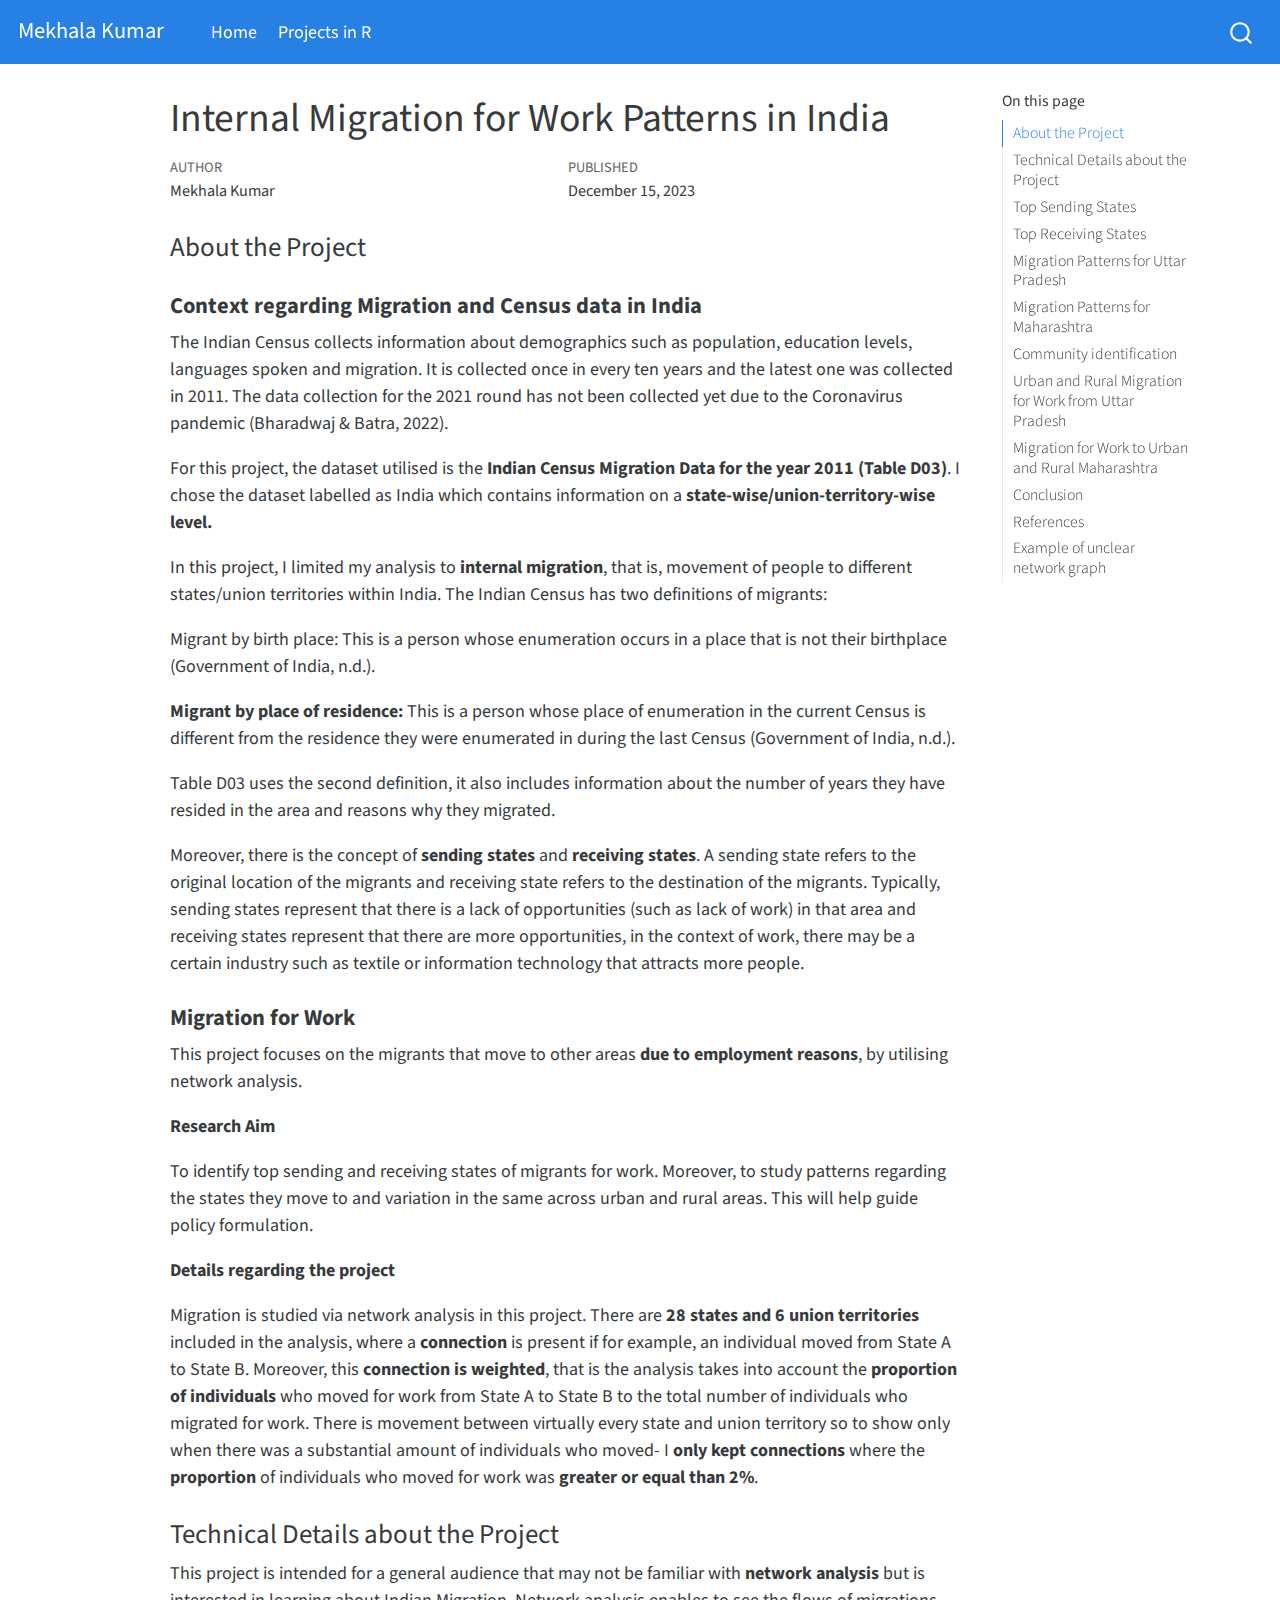
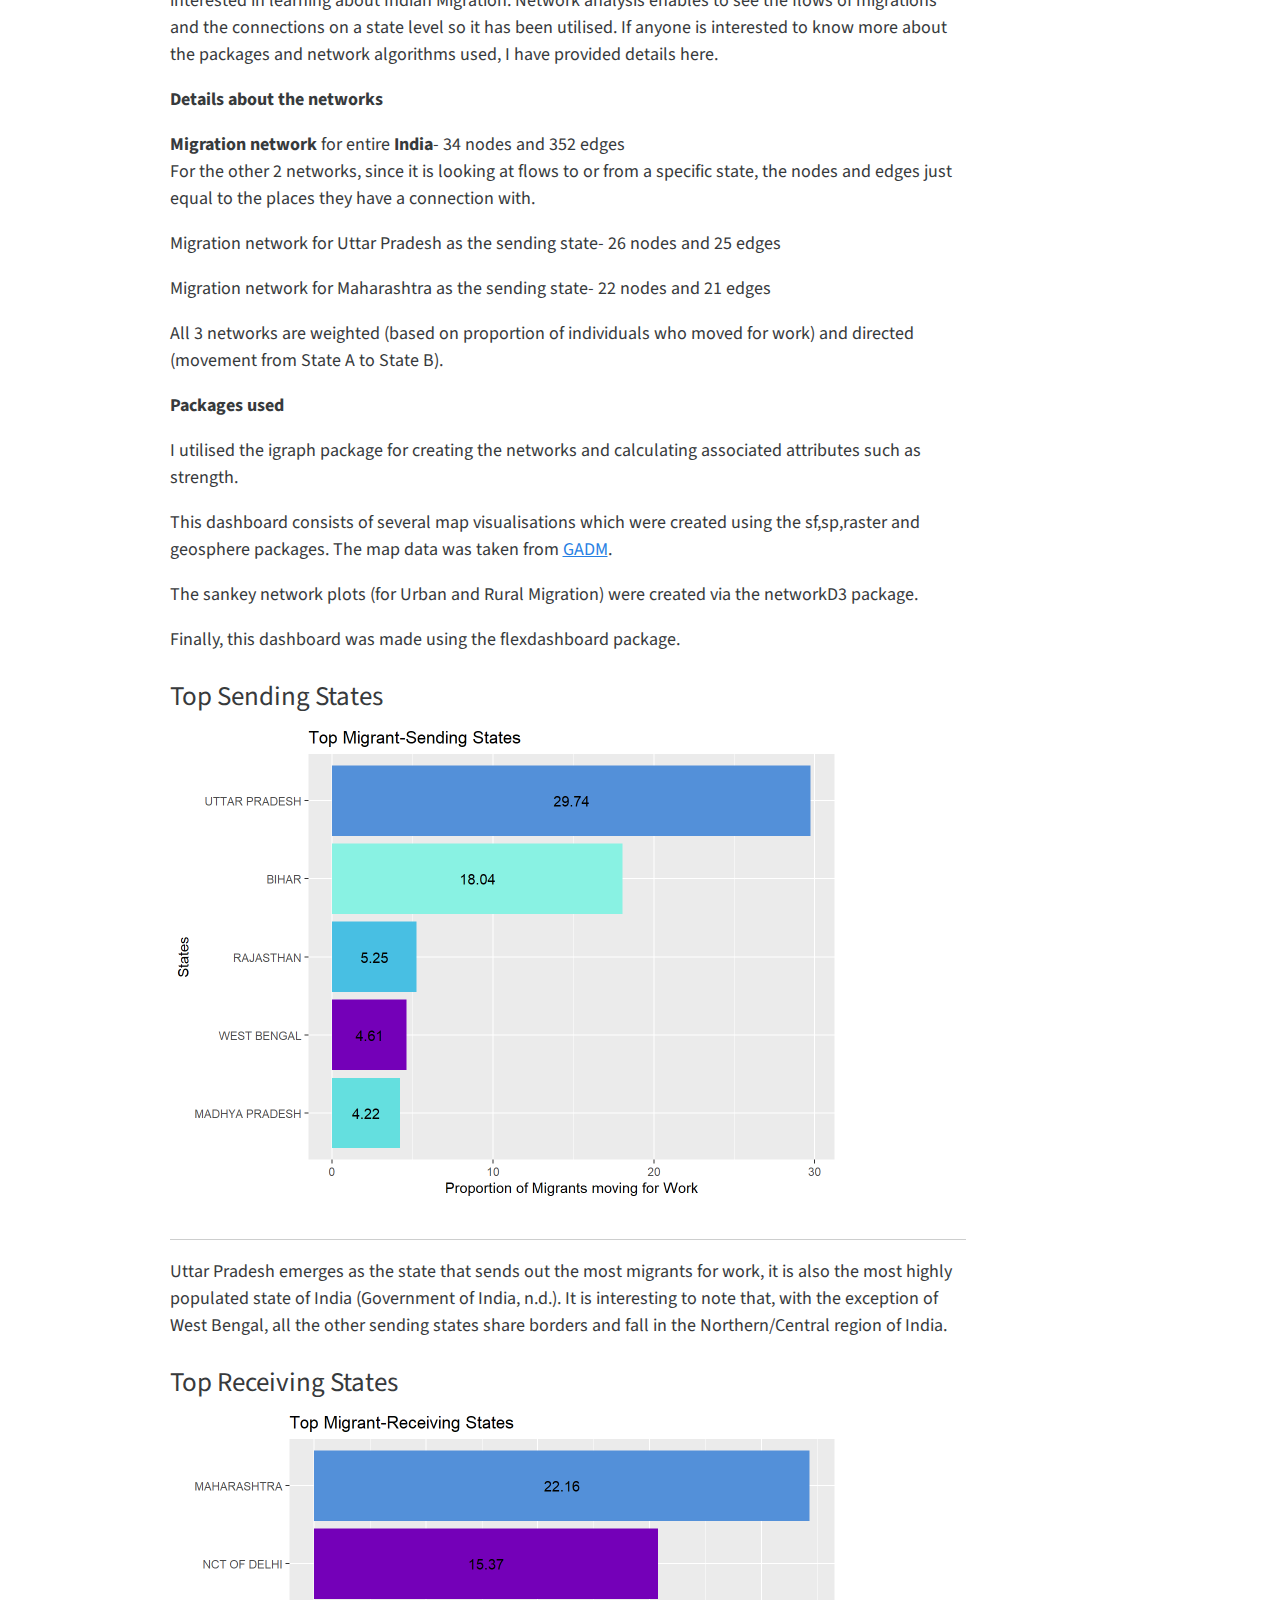
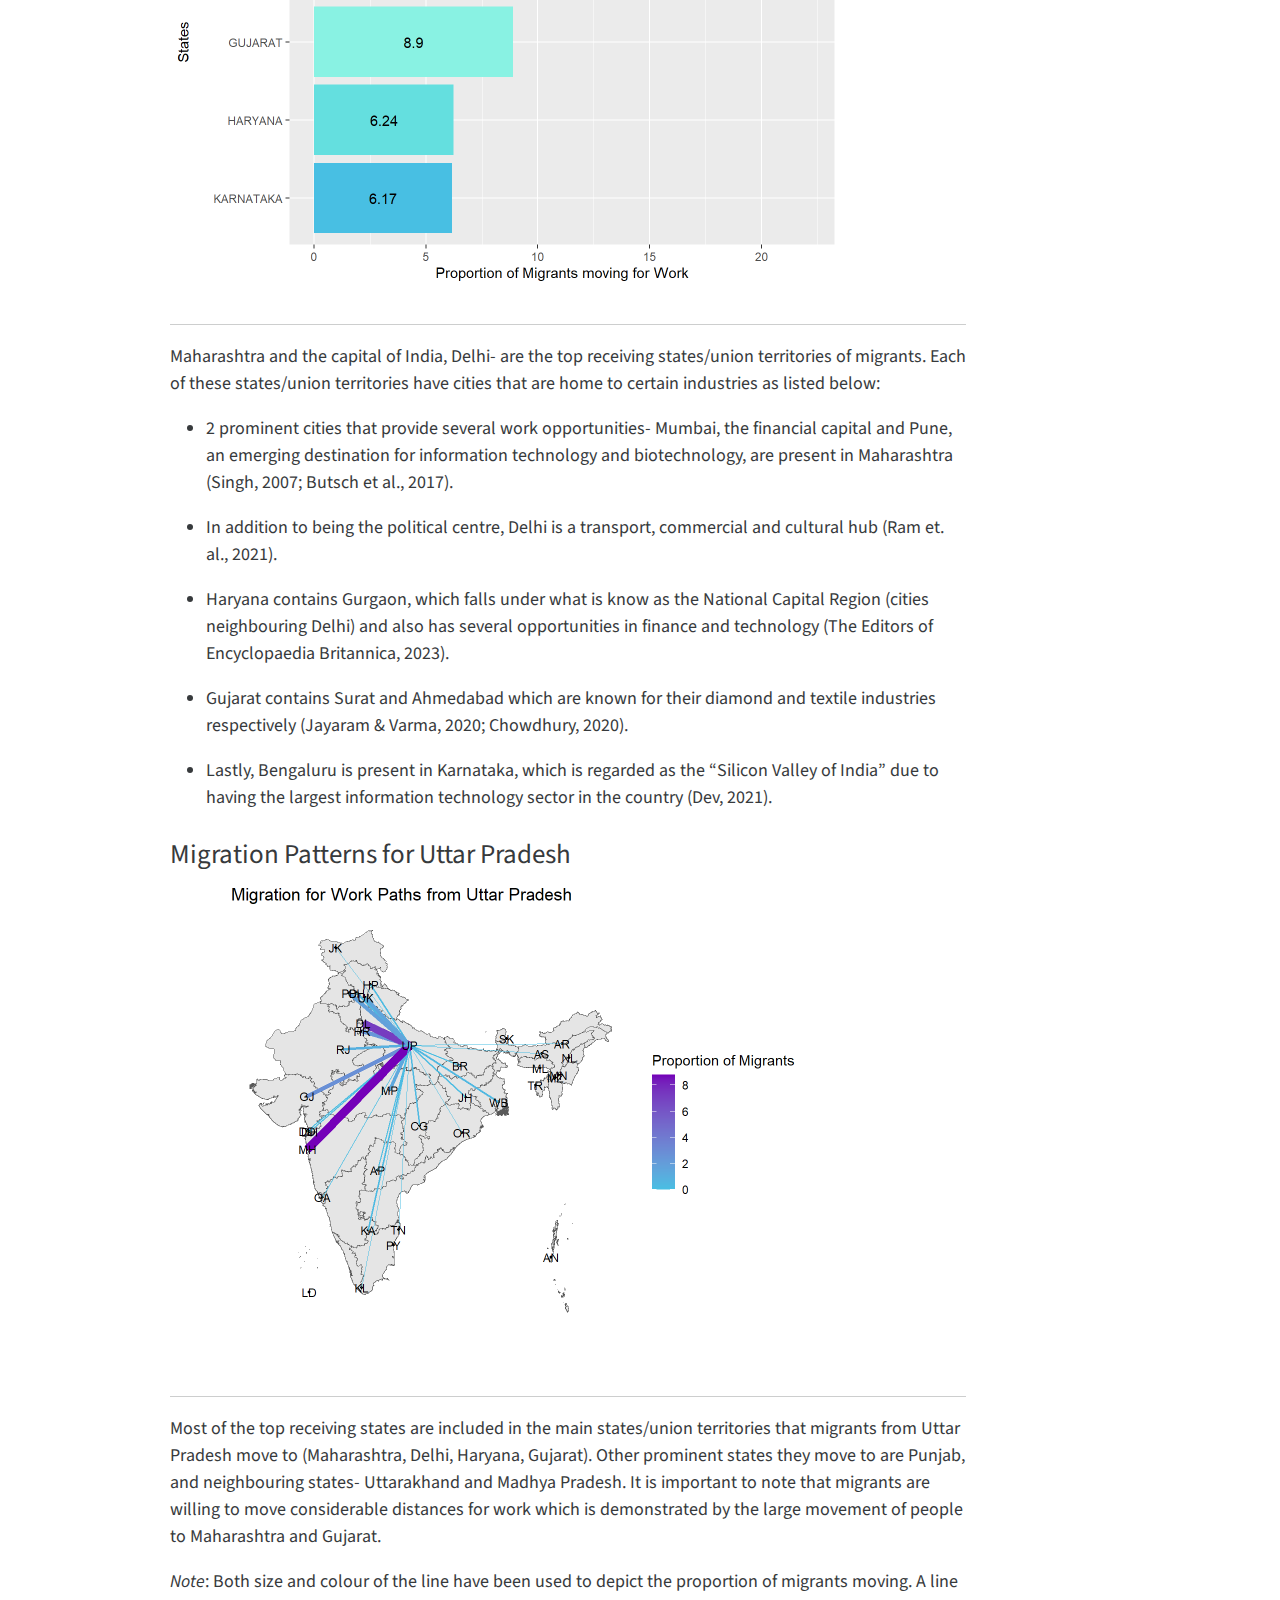
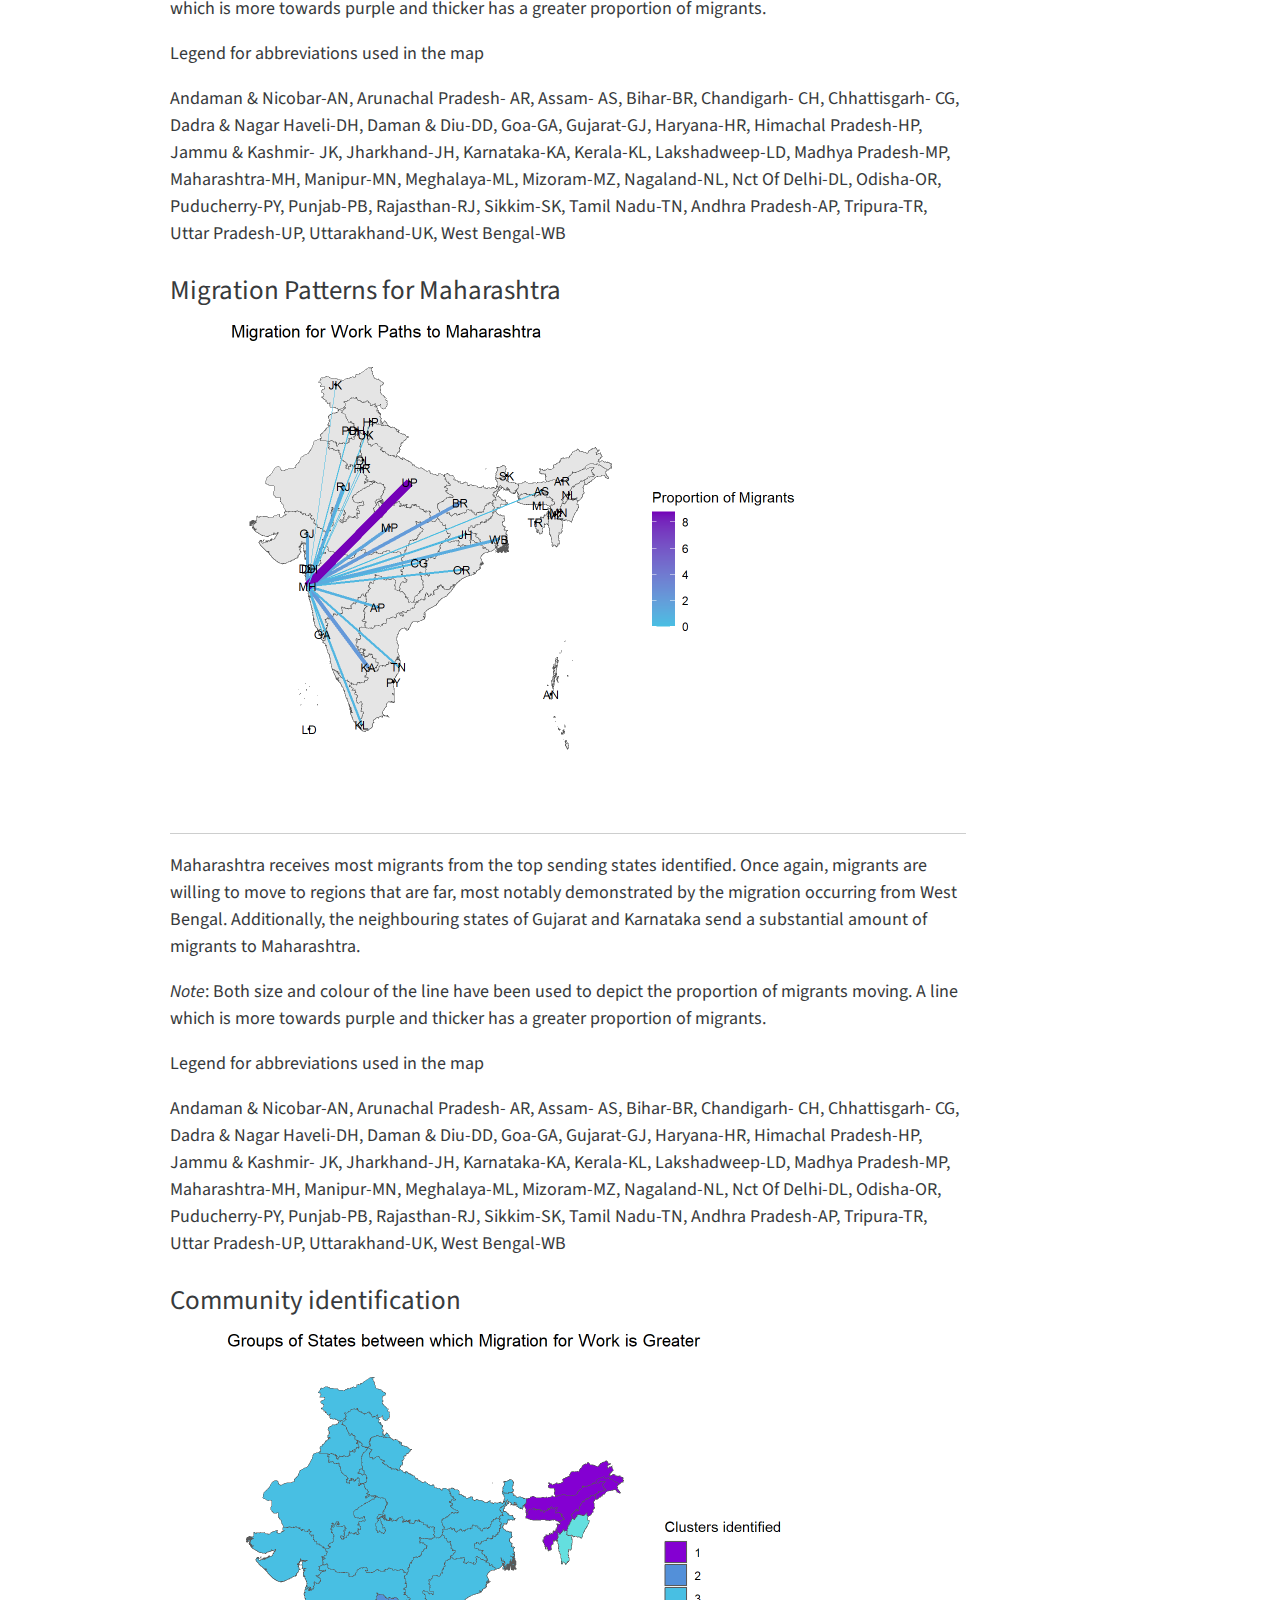
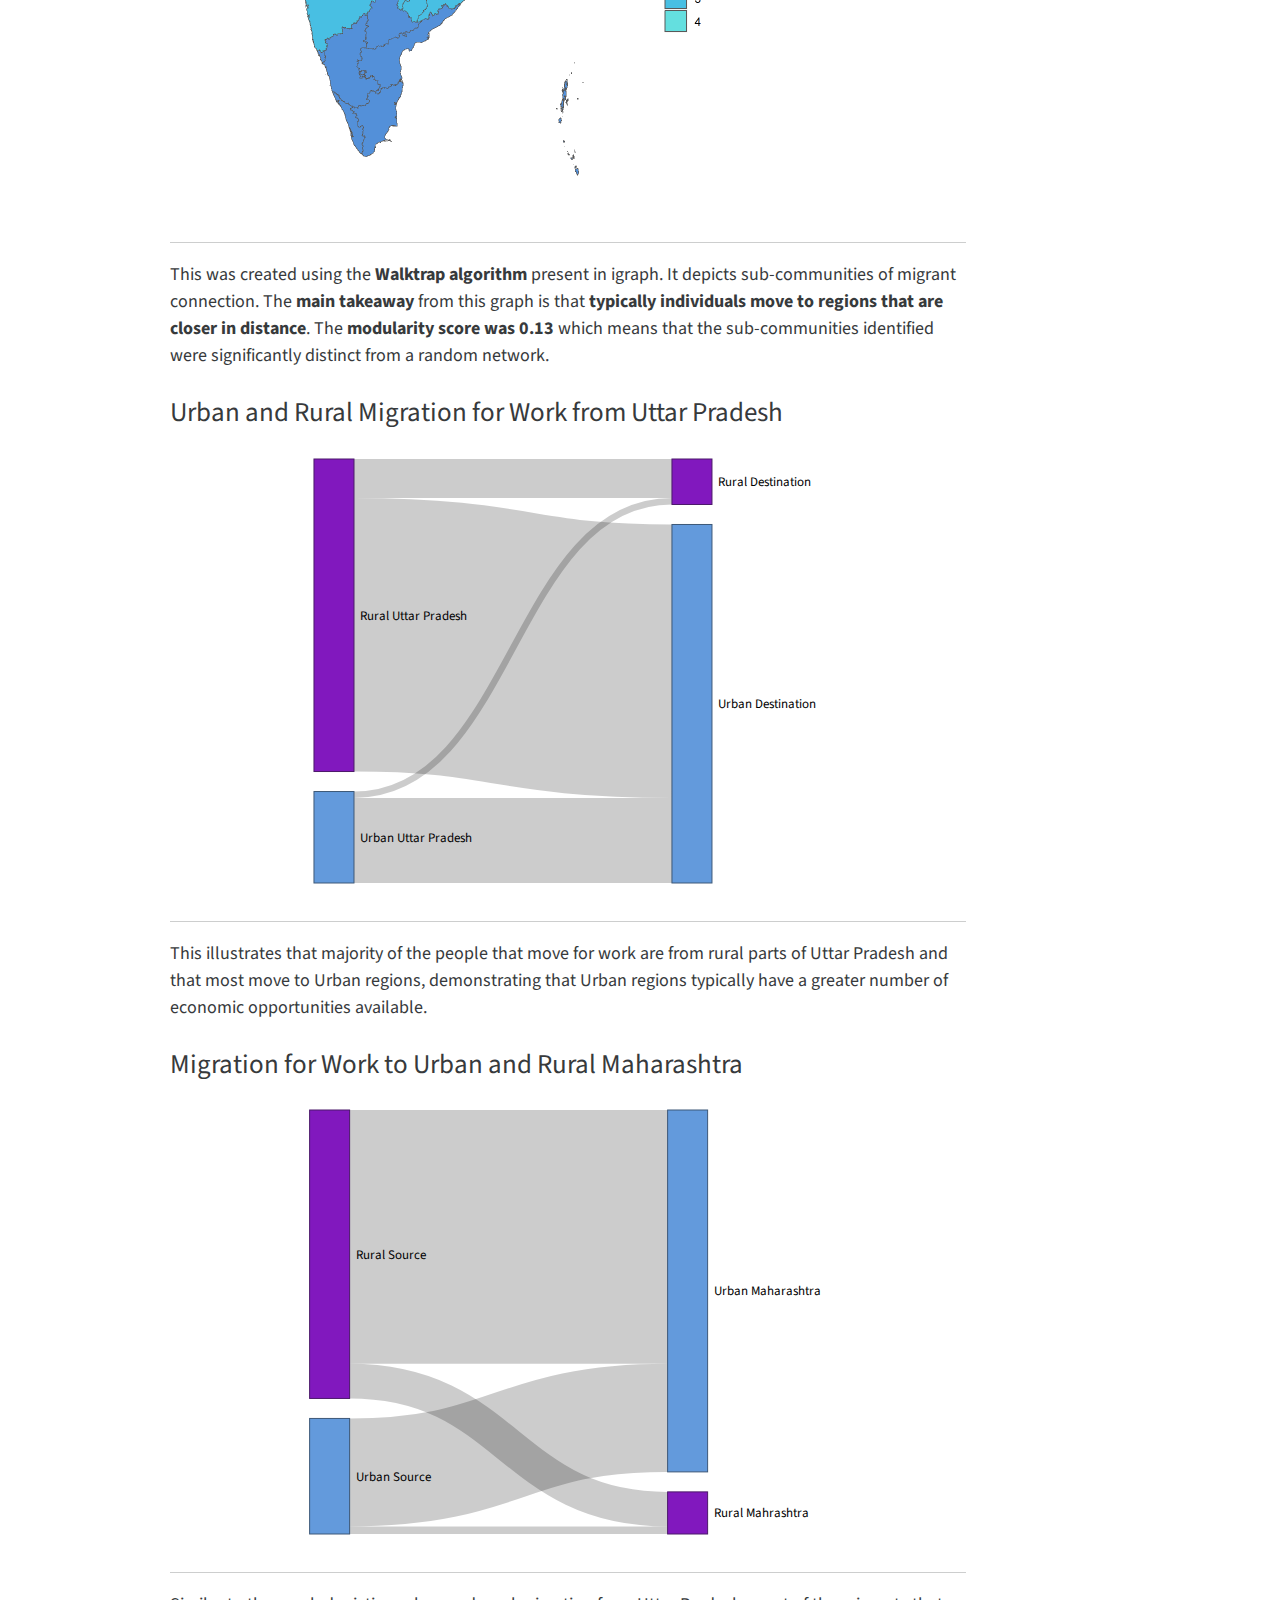
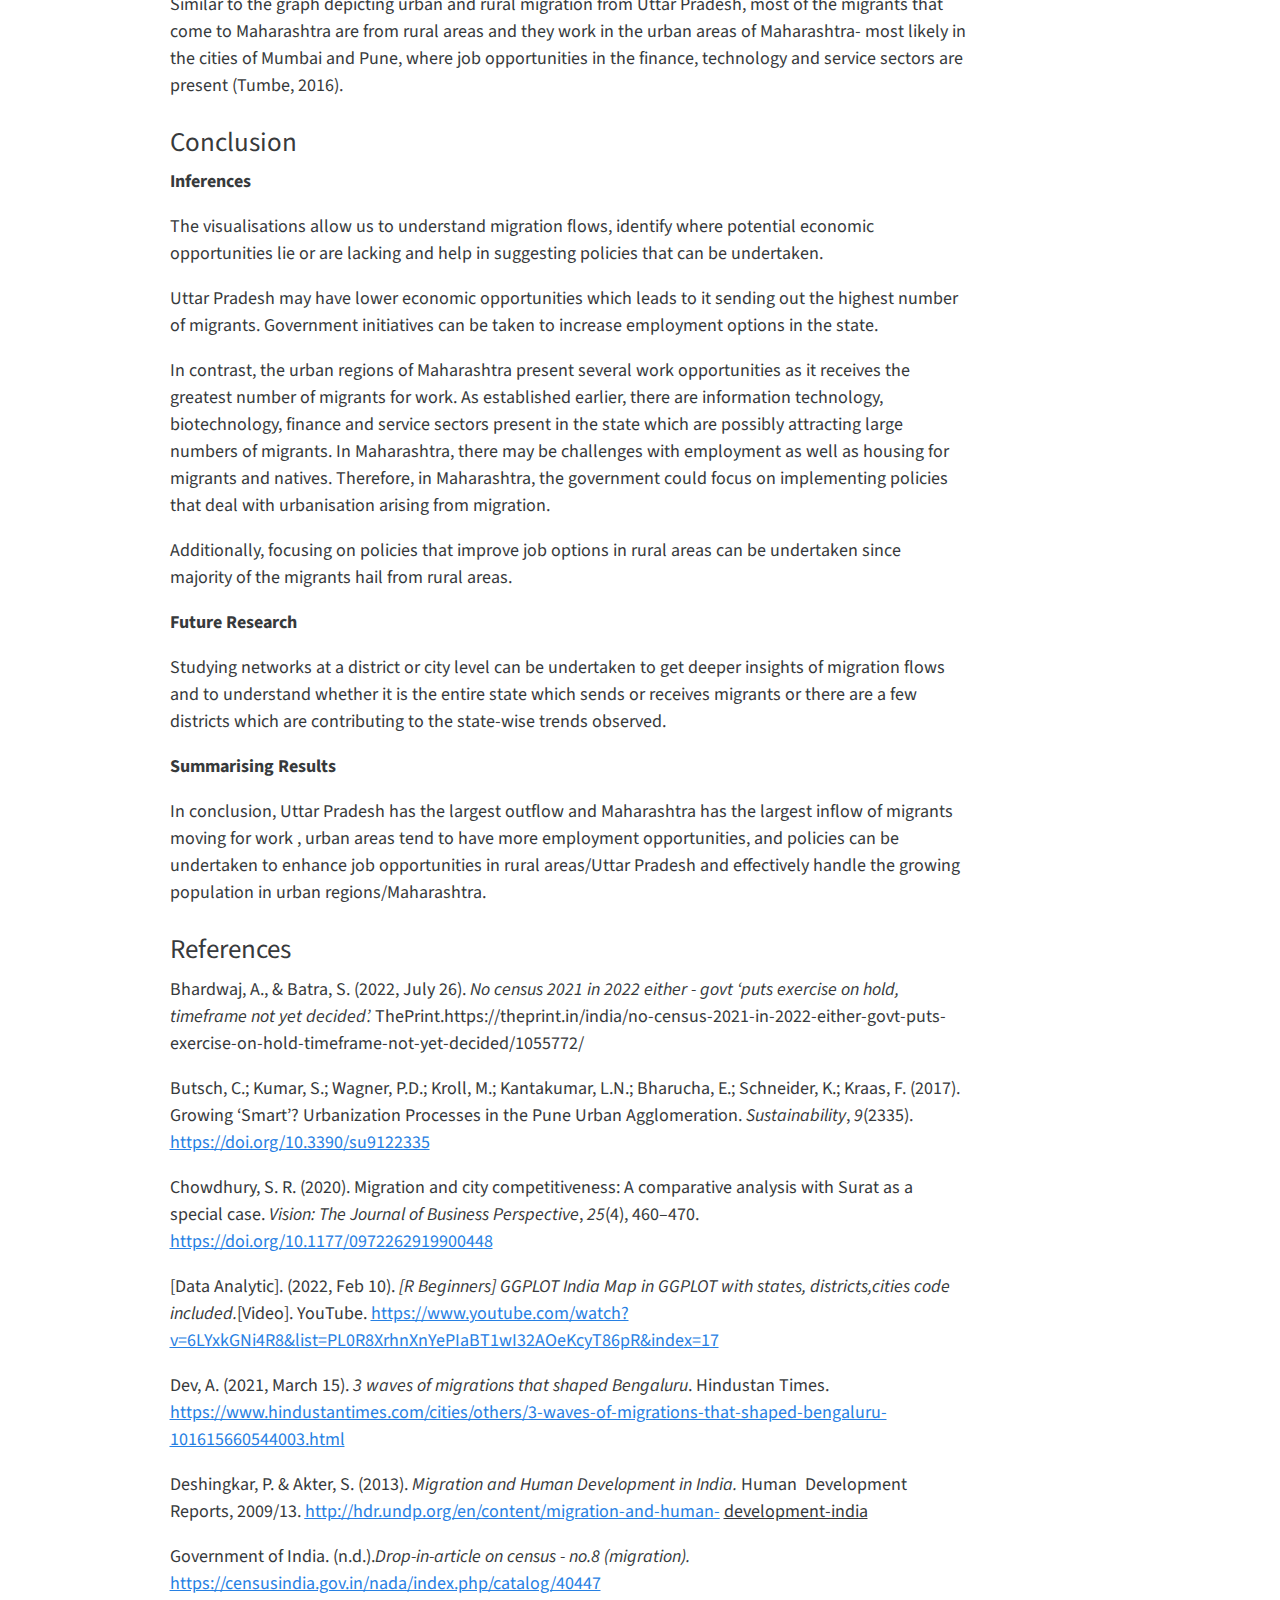
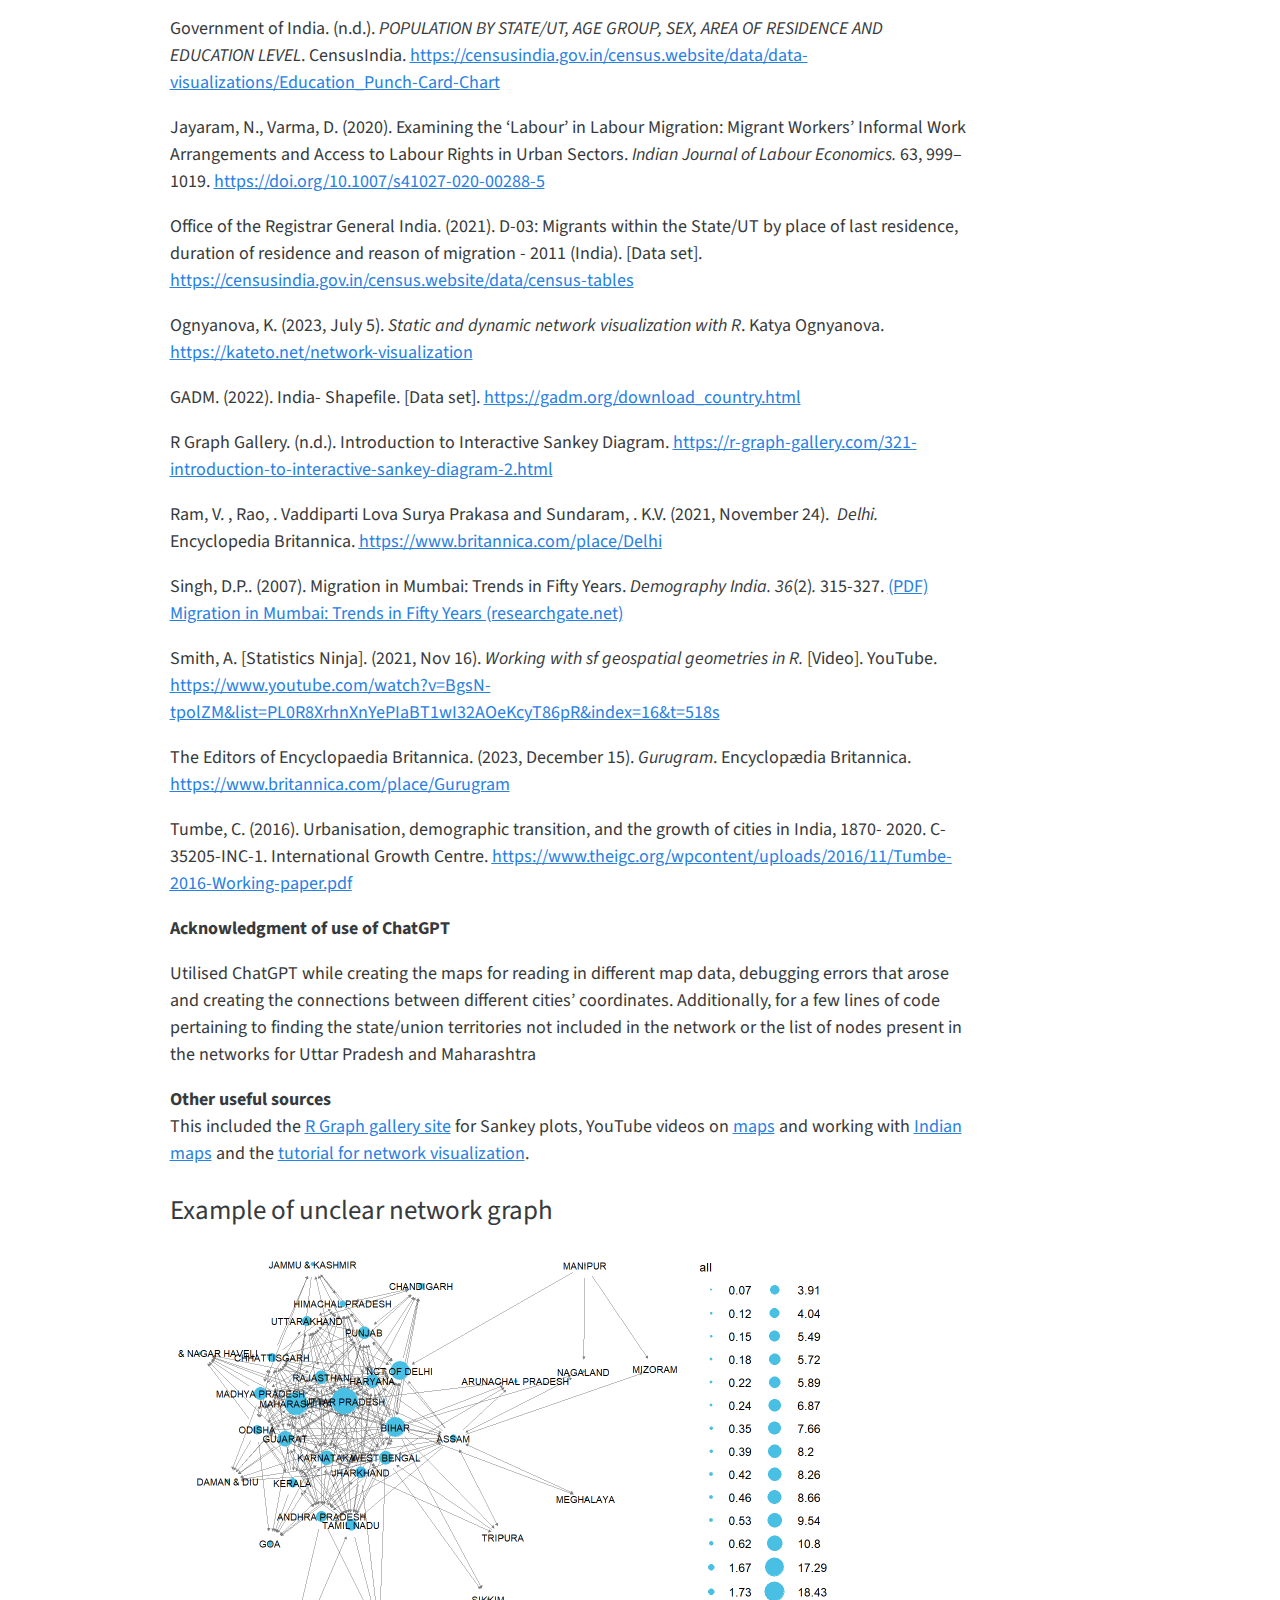
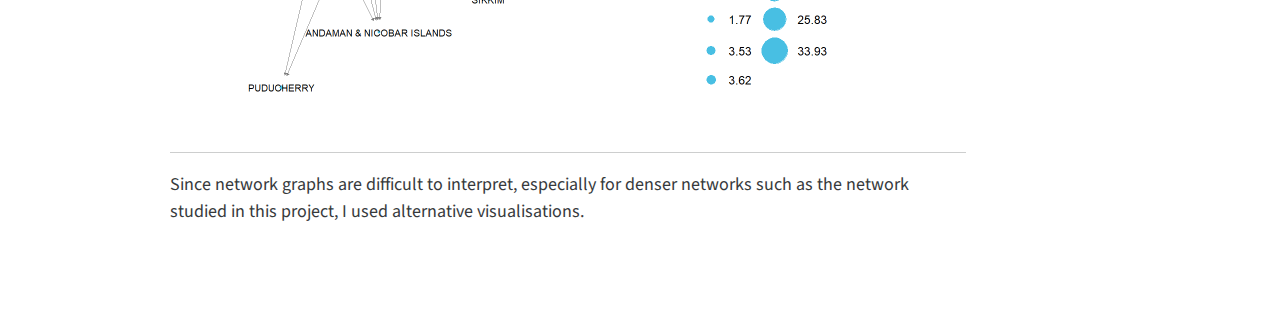
<file: docs/posts/MekhalaKumar_Migration604Final.html>
<!DOCTYPE html>
<html xmlns="http://www.w3.org/1999/xhtml" lang="en" xml:lang="en"><head>

<meta charset="utf-8">
<meta name="generator" content="quarto-1.1.251">

<meta name="viewport" content="width=device-width, initial-scale=1.0, user-scalable=yes">

<meta name="author" content="Mekhala Kumar">
<meta name="dcterms.date" content="2023-12-15">

<title>Mekhala Kumar - Internal Migration for Work Patterns in India</title>
<style>
code{white-space: pre-wrap;}
span.smallcaps{font-variant: small-caps;}
div.columns{display: flex; gap: min(4vw, 1.5em);}
div.column{flex: auto; overflow-x: auto;}
div.hanging-indent{margin-left: 1.5em; text-indent: -1.5em;}
ul.task-list{list-style: none;}
ul.task-list li input[type="checkbox"] {
  width: 0.8em;
  margin: 0 0.8em 0.2em -1.6em;
  vertical-align: middle;
}
</style>


<script src="../site_libs/quarto-nav/quarto-nav.js"></script>
<script src="../site_libs/quarto-nav/headroom.min.js"></script>
<script src="../site_libs/clipboard/clipboard.min.js"></script>
<script src="../site_libs/quarto-search/autocomplete.umd.js"></script>
<script src="../site_libs/quarto-search/fuse.min.js"></script>
<script src="../site_libs/quarto-search/quarto-search.js"></script>
<meta name="quarto:offset" content="../">
<script src="../site_libs/quarto-html/quarto.js"></script>
<script src="../site_libs/quarto-html/popper.min.js"></script>
<script src="../site_libs/quarto-html/tippy.umd.min.js"></script>
<script src="../site_libs/quarto-html/anchor.min.js"></script>
<link href="../site_libs/quarto-html/tippy.css" rel="stylesheet">
<link href="../site_libs/quarto-html/quarto-syntax-highlighting.css" rel="stylesheet" id="quarto-text-highlighting-styles">
<script src="../site_libs/bootstrap/bootstrap.min.js"></script>
<link href="../site_libs/bootstrap/bootstrap-icons.css" rel="stylesheet">
<link href="../site_libs/bootstrap/bootstrap.min.css" rel="stylesheet" id="quarto-bootstrap" data-mode="light">
<script id="quarto-search-options" type="application/json">{
  "location": "navbar",
  "copy-button": false,
  "collapse-after": 3,
  "panel-placement": "end",
  "type": "overlay",
  "limit": 20,
  "language": {
    "search-no-results-text": "No results",
    "search-matching-documents-text": "matching documents",
    "search-copy-link-title": "Copy link to search",
    "search-hide-matches-text": "Hide additional matches",
    "search-more-match-text": "more match in this document",
    "search-more-matches-text": "more matches in this document",
    "search-clear-button-title": "Clear",
    "search-detached-cancel-button-title": "Cancel",
    "search-submit-button-title": "Submit"
  }
}</script>
<script src="../site_libs/htmlwidgets-1.6.2/htmlwidgets.js"></script>
<script src="../site_libs/d3-4.5.0/d3.min.js"></script>
<script src="../site_libs/sankey-1/sankey.js"></script>
<script src="../site_libs/sankeyNetwork-binding-0.4/sankeyNetwork.js"></script>


<link rel="stylesheet" href="../styles.css">
</head>

<body class="nav-fixed">

<div id="quarto-search-results"></div>
  <header id="quarto-header" class="headroom fixed-top">
    <nav class="navbar navbar-expand-lg navbar-dark ">
      <div class="navbar-container container-fluid">
      <div class="navbar-brand-container">
    <a class="navbar-brand" href="../index.html">
    <span class="navbar-title">Mekhala Kumar</span>
    </a>
  </div>
          <button class="navbar-toggler" type="button" data-bs-toggle="collapse" data-bs-target="#navbarCollapse" aria-controls="navbarCollapse" aria-expanded="false" aria-label="Toggle navigation" onclick="if (window.quartoToggleHeadroom) { window.quartoToggleHeadroom(); }">
  <span class="navbar-toggler-icon"></span>
</button>
          <div class="collapse navbar-collapse" id="navbarCollapse">
            <ul class="navbar-nav navbar-nav-scroll me-auto">
  <li class="nav-item">
    <a class="nav-link" href="../index.html">Home</a>
  </li>  
  <li class="nav-item">
    <a class="nav-link" href="../ProjectsinR.html">Projects in R</a>
  </li>  
</ul>
              <div id="quarto-search" class="" title="Search"></div>
          </div> <!-- /navcollapse -->
      </div> <!-- /container-fluid -->
    </nav>
</header>
<!-- content -->
<div id="quarto-content" class="quarto-container page-columns page-rows-contents page-layout-article page-navbar">
<!-- sidebar -->
<!-- margin-sidebar -->
    <div id="quarto-margin-sidebar" class="sidebar margin-sidebar">
        <nav id="TOC" role="doc-toc" class="toc-active">
    <h2 id="toc-title">On this page</h2>
   
  <ul>
  <li><a href="#about-the-project" id="toc-about-the-project" class="nav-link active" data-scroll-target="#about-the-project">About the Project</a></li>
  <li><a href="#technical-details-about-the-project" id="toc-technical-details-about-the-project" class="nav-link" data-scroll-target="#technical-details-about-the-project">Technical Details about the Project</a></li>
  <li><a href="#top-sending-states" id="toc-top-sending-states" class="nav-link" data-scroll-target="#top-sending-states">Top Sending States</a></li>
  <li><a href="#top-receiving-states" id="toc-top-receiving-states" class="nav-link" data-scroll-target="#top-receiving-states">Top Receiving States</a></li>
  <li><a href="#migration-patterns-for-uttar-pradesh" id="toc-migration-patterns-for-uttar-pradesh" class="nav-link" data-scroll-target="#migration-patterns-for-uttar-pradesh">Migration Patterns for Uttar Pradesh</a></li>
  <li><a href="#migration-patterns-for-maharashtra" id="toc-migration-patterns-for-maharashtra" class="nav-link" data-scroll-target="#migration-patterns-for-maharashtra">Migration Patterns for Maharashtra</a></li>
  <li><a href="#community-identification" id="toc-community-identification" class="nav-link" data-scroll-target="#community-identification">Community identification</a></li>
  <li><a href="#urban-and-rural-migration-for-work-from-uttar-pradesh" id="toc-urban-and-rural-migration-for-work-from-uttar-pradesh" class="nav-link" data-scroll-target="#urban-and-rural-migration-for-work-from-uttar-pradesh">Urban and Rural Migration for Work from Uttar Pradesh</a></li>
  <li><a href="#migration-for-work-to-urban-and-rural-maharashtra" id="toc-migration-for-work-to-urban-and-rural-maharashtra" class="nav-link" data-scroll-target="#migration-for-work-to-urban-and-rural-maharashtra">Migration for Work to Urban and Rural Maharashtra</a></li>
  <li><a href="#conclusion" id="toc-conclusion" class="nav-link" data-scroll-target="#conclusion">Conclusion</a></li>
  <li><a href="#references" id="toc-references" class="nav-link" data-scroll-target="#references">References</a></li>
  <li><a href="#example-of-unclear-network-graph" id="toc-example-of-unclear-network-graph" class="nav-link" data-scroll-target="#example-of-unclear-network-graph">Example of unclear network graph</a></li>
  </ul>
</nav>
    </div>
<!-- main -->
<main class="content" id="quarto-document-content">

<header id="title-block-header" class="quarto-title-block default">
<div class="quarto-title">
<h1 class="title">Internal Migration for Work Patterns in India</h1>
</div>



<div class="quarto-title-meta">

    <div>
    <div class="quarto-title-meta-heading">Author</div>
    <div class="quarto-title-meta-contents">
             <p>Mekhala Kumar </p>
          </div>
  </div>
    
    <div>
    <div class="quarto-title-meta-heading">Published</div>
    <div class="quarto-title-meta-contents">
      <p class="date">December 15, 2023</p>
    </div>
  </div>
    
  </div>
  

</header>

<section id="about-the-project" class="level3">
<h3 class="anchored" data-anchor-id="about-the-project">About the Project</h3>
<section id="context-regarding-migration-and-census-data-in-india" class="level4">
<h4 class="anchored" data-anchor-id="context-regarding-migration-and-census-data-in-india"><strong>Context regarding Migration and Census data in India</strong></h4>
<p>The Indian Census collects information about demographics such as population, education levels, languages spoken and migration. It is collected once in every ten years and the latest one was collected in 2011. The data collection for the 2021 round has not been collected yet due to the Coronavirus pandemic (Bharadwaj &amp; Batra, 2022).</p>
<p>For this project, the dataset utilised is the <strong>Indian Census Migration Data for the year 2011 (Table D03)</strong>. I chose the dataset labelled as India which contains information on a <strong>state-wise/union-territory-wise level.</strong></p>
<p>In this project, I limited my analysis to <strong>internal migration</strong>, that is, movement of people to different states/union territories within India. The Indian Census has two definitions of migrants:</p>
<p>Migrant by birth place: This is a person whose enumeration occurs in a place that is not their birthplace (Government of India, n.d.).</p>
<p><strong>Migrant by place of residence:</strong> This is a person whose place of enumeration in the current Census is different from the residence they were enumerated in during the last Census (Government of India, n.d.).</p>
<p>Table D03 uses the second definition, it also includes information about the number of years they have resided in the area and reasons why they migrated.</p>
<p>Moreover, there is the concept of <strong>sending states</strong> and <strong>receiving states</strong>. A sending state refers to the original location of the migrants and receiving state refers to the destination of the migrants. Typically, sending states represent that there is a lack of opportunities (such as lack of work) in that area and receiving states represent that there are more opportunities, in the context of work, there may be a certain industry such as textile or information technology that attracts more people.</p>
</section>
<section id="migration-for-work" class="level4">
<h4 class="anchored" data-anchor-id="migration-for-work"><strong>Migration for Work</strong></h4>
<p>This project focuses on the migrants that move to other areas <strong>due to employment reasons</strong>, by utilising network analysis.</p>
<p><strong>Research Aim</strong></p>
<p>To identify top sending and receiving states of migrants for work. Moreover, to study patterns regarding the states they move to and variation in the same across urban and rural areas. This will help guide policy formulation.</p>
<p><strong>Details regarding the project</strong></p>
<p>Migration is studied via network analysis in this project. There are <strong>28 states and 6 union territories</strong> included in the analysis, where a <strong>connection</strong> is present if for example, an individual moved from State A to State B. Moreover, this <strong>connection is weighted</strong>, that is the analysis takes into account the <strong>proportion of individuals</strong> who moved for work from State A to State B to the total number of individuals who migrated for work. There is movement between virtually every state and union territory so to show only when there was a substantial amount of individuals who moved- I <strong>only kept connections</strong> where the <strong>proportion</strong> of individuals who moved for work was <strong>greater or equal than 2%</strong>.</p>
</section>
</section>
<section id="technical-details-about-the-project" class="level3">
<h3 class="anchored" data-anchor-id="technical-details-about-the-project">Technical Details about the Project</h3>
<p>This project is intended for a general audience that may not be familiar with <strong>network analysis</strong> but is interested in learning about Indian Migration. Network analysis enables to see the flows of migrations and the connections on a state level so it has been utilised. If anyone is interested to know more about the packages and network algorithms used, I have provided details here.</p>
<p><strong>Details about the networks</strong></p>
<p><strong>Migration network</strong> for entire <strong>India</strong>- 34 nodes and 352 edges<br>
For the other 2 networks, since it is looking at flows to or from a specific state, the nodes and edges just equal to the places they have a connection with.</p>
<p>Migration network for Uttar Pradesh as the sending state- 26 nodes and 25 edges&nbsp;</p>
<p>Migration network for Maharashtra as the sending state- 22 nodes and 21 edges</p>
<p>All 3 networks are weighted (based on proportion of individuals who moved for work) and directed (movement from State A to State B).</p>
<p><strong>Packages used</strong></p>
<p>I utilised the igraph package for creating the networks and calculating associated attributes such as strength.</p>
<p>This dashboard consists of several map visualisations which were created using the sf,sp,raster and geosphere packages. The map data was taken from <a href="https://gadm.org/download_country.html">GADM</a>.</p>
<p>The sankey network plots (for Urban and Rural Migration) were created via the networkD3 package.</p>
<p>Finally, this dashboard was made using the flexdashboard package.</p>
</section>
<section id="top-sending-states" class="level3">
<h3 class="anchored" data-anchor-id="top-sending-states">Top Sending States</h3>
<div class="cell">
<div class="cell-output-display">
<p><img src="MekhalaKumar_Migration604Final_files/figure-html/unnamed-chunk-1-1.png" class="img-fluid" width="672"></p>
</div>
</div>
<hr>
<p>Uttar Pradesh emerges as the state that sends out the most migrants for work, it is also the most highly populated state of India (Government of India, n.d.). It is interesting to note that, with the exception of West Bengal, all the other sending states share borders and fall in the Northern/Central region of India.</p>
</section>
<section id="top-receiving-states" class="level3">
<h3 class="anchored" data-anchor-id="top-receiving-states">Top Receiving States</h3>
<div class="cell">
<div class="cell-output-display">
<p><img src="MekhalaKumar_Migration604Final_files/figure-html/unnamed-chunk-2-1.png" class="img-fluid" width="672"></p>
</div>
</div>
<hr>
<p>Maharashtra and the capital of India, Delhi- are the top receiving states/union territories of migrants. Each of these states/union territories have cities that are home to certain industries as listed below:</p>
<ul>
<li><p>2 prominent cities that provide several work opportunities- Mumbai, the financial capital and Pune, an emerging destination for information technology and biotechnology, are present in Maharashtra (Singh, 2007; Butsch et al., 2017).</p></li>
<li><p>In addition to being the political centre, Delhi is a transport, commercial and cultural hub (Ram et. al., 2021).</p></li>
<li><p>Haryana contains Gurgaon, which falls under what is know as the National Capital Region (cities neighbouring Delhi) and also has several opportunities in finance and technology (The Editors of Encyclopaedia Britannica, 2023).</p></li>
<li><p>Gujarat contains Surat and Ahmedabad which are known for their diamond and textile industries respectively (Jayaram &amp; Varma, 2020; Chowdhury, 2020).</p></li>
<li><p>Lastly, Bengaluru is present in Karnataka, which is regarded as the “Silicon Valley of India” due to having the largest information technology sector in the country (Dev, 2021).</p></li>
</ul>
</section>
<section id="migration-patterns-for-uttar-pradesh" class="level3">
<h3 class="anchored" data-anchor-id="migration-patterns-for-uttar-pradesh">Migration Patterns for Uttar Pradesh</h3>
<div class="cell">
<div class="cell-output-display">
<p><img src="MekhalaKumar_Migration604Final_files/figure-html/unnamed-chunk-3-1.png" class="img-fluid" width="672"></p>
</div>
</div>
<hr>
<p>Most of the top receiving states are included in the main states/union territories that migrants from Uttar Pradesh move to (Maharashtra, Delhi, Haryana, Gujarat). Other prominent states they move to are Punjab, and neighbouring states- Uttarakhand and Madhya Pradesh. It is important to note that migrants are willing to move considerable distances for work which is demonstrated by the large movement of people to Maharashtra and Gujarat.</p>
<p><em>Note</em>: Both size and colour of the line have been used to depict the proportion of migrants moving. A line which is more towards purple and thicker has a greater proportion of migrants.</p>
<p>Legend for abbreviations used in the map</p>
<p>Andaman &amp; Nicobar-AN, Arunachal Pradesh- AR, Assam- AS, Bihar-BR, Chandigarh- CH, Chhattisgarh- CG, Dadra &amp; Nagar Haveli-DH, Daman &amp; Diu-DD, Goa-GA, Gujarat-GJ, Haryana-HR, Himachal Pradesh-HP, Jammu &amp; Kashmir- JK, Jharkhand-JH, Karnataka-KA, Kerala-KL, Lakshadweep-LD, Madhya Pradesh-MP, Maharashtra-MH, Manipur-MN, Meghalaya-ML, Mizoram-MZ, Nagaland-NL, Nct Of Delhi-DL, Odisha-OR, Puducherry-PY, Punjab-PB, Rajasthan-RJ, Sikkim-SK, Tamil Nadu-TN, Andhra Pradesh-AP, Tripura-TR, Uttar Pradesh-UP, Uttarakhand-UK, West Bengal-WB</p>
</section>
<section id="migration-patterns-for-maharashtra" class="level3">
<h3 class="anchored" data-anchor-id="migration-patterns-for-maharashtra">Migration Patterns for Maharashtra</h3>
<div class="cell">
<div class="cell-output-display">
<p><img src="MekhalaKumar_Migration604Final_files/figure-html/unnamed-chunk-4-1.png" class="img-fluid" width="672"></p>
</div>
</div>
<hr>
<p>Maharashtra receives most migrants from the top sending states identified. Once again, migrants are willing to move to regions that are far, most notably demonstrated by the migration occurring from West Bengal. Additionally, the neighbouring states of Gujarat and Karnataka send a substantial amount of migrants to Maharashtra.</p>
<p><em>Note</em>: Both size and colour of the line have been used to depict the proportion of migrants moving. A line which is more towards purple and thicker has a greater proportion of migrants.&nbsp;</p>
<p>Legend for abbreviations used in the map</p>
<p>Andaman &amp; Nicobar-AN, Arunachal Pradesh- AR, Assam- AS, Bihar-BR, Chandigarh- CH, Chhattisgarh- CG, Dadra &amp; Nagar Haveli-DH, Daman &amp; Diu-DD, Goa-GA, Gujarat-GJ, Haryana-HR, Himachal Pradesh-HP, Jammu &amp; Kashmir- JK, Jharkhand-JH, Karnataka-KA, Kerala-KL, Lakshadweep-LD, Madhya Pradesh-MP, Maharashtra-MH, Manipur-MN, Meghalaya-ML, Mizoram-MZ, Nagaland-NL, Nct Of Delhi-DL, Odisha-OR, Puducherry-PY, Punjab-PB, Rajasthan-RJ, Sikkim-SK, Tamil Nadu-TN, Andhra Pradesh-AP, Tripura-TR, Uttar Pradesh-UP, Uttarakhand-UK, West Bengal-WB</p>
</section>
<section id="community-identification" class="level3">
<h3 class="anchored" data-anchor-id="community-identification">Community identification</h3>
<div class="cell">
<div class="cell-output-display">
<p><img src="MekhalaKumar_Migration604Final_files/figure-html/cluster%20map-1.png" class="img-fluid" width="672"></p>
</div>
</div>
<hr>
<p>This was created using the <strong>Walktrap algorithm</strong> present in igraph. It depicts sub-communities of migrant connection. The <strong>main takeaway</strong> from this graph is that <strong>typically individuals move to regions that are closer in distance</strong>. The <strong>modularity score was 0.13</strong> which means that the sub-communities identified were significantly distinct from a random network.<br>
</p>
</section>
<section id="urban-and-rural-migration-for-work-from-uttar-pradesh" class="level3">
<h3 class="anchored" data-anchor-id="urban-and-rural-migration-for-work-from-uttar-pradesh">Urban and Rural Migration for Work from Uttar Pradesh</h3>
<div class="cell">
<div class="cell-output-display">
<div class="sankeyNetwork html-widget html-fill-item-overflow-hidden html-fill-item" id="htmlwidget-12fb55ea530bb91bde82" style="width:100%;height:464px;"></div>
<script type="application/json" data-for="htmlwidget-12fb55ea530bb91bde82">{"x":{"links":{"source":[0,0,1,1],"target":[2,3,2,3],"value":[353126,2471561,58007,768854]},"nodes":{"name":["Rural Uttar Pradesh","Urban Uttar Pradesh","Rural Destination","Urban Destination"],"group":["Rural Uttar Pradesh","Urban Uttar Pradesh","Rural Destination","Urban Destination"]},"options":{"NodeID":"name","NodeGroup":"name","LinkGroup":null,"colourScale":"d3.scaleOrdinal()\n     .domain(['Rural Uttar Pradesh', 'Urban Uttar Pradesh'])\n     .range(['#7400b8', '#5390d9']);\n  ","fontSize":13,"fontFamily":null,"nodeWidth":40,"nodePadding":20,"units":"","margin":{"top":null,"right":null,"bottom":null,"left":null},"iterations":32,"sinksRight":false}},"evals":[],"jsHooks":[]}</script>
</div>
</div>
<hr>
<p>This illustrates that majority of the people that move for work are from rural parts of Uttar Pradesh and that most move to Urban regions, demonstrating that Urban regions typically have a greater number of economic opportunities available.</p>
</section>
<section id="migration-for-work-to-urban-and-rural-maharashtra" class="level3">
<h3 class="anchored" data-anchor-id="migration-for-work-to-urban-and-rural-maharashtra">Migration for Work to Urban and Rural Maharashtra</h3>
<div class="cell">
<div class="cell-output-display">
<div class="sankeyNetwork html-widget html-fill-item-overflow-hidden html-fill-item" id="htmlwidget-f9345bd8fe1378af30bc" style="width:100%;height:464px;"></div>
<script type="application/json" data-for="htmlwidget-f9345bd8fe1378af30bc">{"x":{"links":{"source":[0,0,1,1],"target":[2,3,2,3],"value":[231987,1701919,50369,724312]},"nodes":{"name":["Rural Source","Urban Source","Rural Mahrashtra","Urban Maharashtra"],"group":["Rural Source","Urban Source","Rural Mahrashtra","Urban Maharashtra"]},"options":{"NodeID":"name","NodeGroup":"name","LinkGroup":null,"colourScale":"d3.scaleOrdinal()\n     .domain(['Rural Source', 'Urban Source'])\n     .range(['#7400b8', '#5390d9']);\n  ","fontSize":13,"fontFamily":null,"nodeWidth":40,"nodePadding":20,"units":"","margin":{"top":null,"right":null,"bottom":null,"left":null},"iterations":32,"sinksRight":false}},"evals":[],"jsHooks":[]}</script>
</div>
</div>
<hr>
<p>Similar to the graph depicting urban and rural migration from Uttar Pradesh, most of the migrants that come to Maharashtra are from rural areas and they work in the urban areas of Maharashtra- most likely in the cities of Mumbai and Pune, where job opportunities in the finance, technology and service sectors are present (Tumbe, 2016).</p>
</section>
<section id="conclusion" class="level3">
<h3 class="anchored" data-anchor-id="conclusion">Conclusion</h3>
<p><strong>Inferences</strong></p>
<p>The visualisations allow us to understand migration flows, identify where potential economic opportunities lie or are lacking and help in suggesting policies that can be undertaken.</p>
<p>Uttar Pradesh may have lower economic opportunities which leads to it sending out the highest number of migrants. Government initiatives can be taken to increase employment options in the state.</p>
<p>In contrast, the urban regions of Maharashtra present several work opportunities as it receives the greatest number of migrants for work. As established earlier, there are information technology, biotechnology, finance and service sectors present in the state which are possibly attracting large numbers of migrants. In Maharashtra, there may be challenges with employment as well as housing for migrants and natives. Therefore, in Maharashtra, the government could focus on implementing policies that deal with urbanisation arising from migration.</p>
<p>Additionally, focusing on policies that improve job options in rural areas can be undertaken since majority of the migrants hail from rural areas.</p>
<p><strong>Future Research</strong></p>
<p>Studying networks at a district or city level can be undertaken to get deeper insights of migration flows and to understand whether it is the entire state which sends or receives migrants or there are a few districts which are contributing to the state-wise trends observed.</p>
<p><strong>Summarising Results</strong></p>
<p>In conclusion, Uttar Pradesh has the largest outflow and Maharashtra has the largest inflow of migrants moving for work , urban areas tend to have more employment opportunities, and policies can be undertaken to enhance job opportunities in rural areas/Uttar Pradesh and effectively handle the growing population in urban regions/Maharashtra.</p>
</section>
<section id="references" class="level3">
<h3 class="anchored" data-anchor-id="references">References</h3>
<p>Bhardwaj, A., &amp; Batra, S. (2022, July 26). <em>No census 2021 in 2022 either - govt ‘puts exercise on hold, timeframe not yet decided’.</em> ThePrint.https://theprint.in/india/no-census-2021-in-2022-either-govt-puts-exercise-on-hold-timeframe-not-yet-decided/1055772/</p>
<p>Butsch, C.; Kumar, S.; Wagner, P.D.; Kroll, M.; Kantakumar, L.N.; Bharucha, E.; Schneider, K.; Kraas, F. (2017). Growing ‘Smart’? Urbanization Processes in the Pune Urban Agglomeration.&nbsp;<em>Sustainability</em>,&nbsp;<em>9</em>(2335). <a href="https://doi.org/10.3390/su9122335" class="uri">https://doi.org/10.3390/su9122335</a></p>
<p>Chowdhury, S. R. (2020). Migration and city competitiveness: A comparative analysis with Surat as a special case. <em>Vision: The Journal of Business Perspective</em>, <em>25</em>(4), 460–470. <a href="https://doi.org/10.1177/0972262919900448" class="uri">https://doi.org/10.1177/0972262919900448</a></p>
<p>[Data Analytic]. (2022, Feb 10). <em>[R Beginners] GGPLOT India Map in GGPLOT with states, districts,cities code included.</em>[Video]. YouTube. <a href="https://www.youtube.com/watch?v=6LYxkGNi4R8&amp;list=PL0R8XrhnXnYePIaBT1wI32AOeKcyT86pR&amp;index=17" class="uri">https://www.youtube.com/watch?v=6LYxkGNi4R8&amp;list=PL0R8XrhnXnYePIaBT1wI32AOeKcyT86pR&amp;index=17</a></p>
<p>Dev, A. (2021, March 15). <em>3 waves of migrations that shaped Bengaluru</em>. Hindustan Times. <a href="https://www.hindustantimes.com/cities/others/3-waves-of-migrations-that-shaped-bengaluru-101615660544003.html" class="uri">https://www.hindustantimes.com/cities/others/3-waves-of-migrations-that-shaped-bengaluru-101615660544003.html</a></p>
<p>Deshingkar, P. &amp; Akter, S. (2013). <em>Migration and Human Development in India.</em> Human&nbsp; Development Reports, 2009/13. <a href="http://hdr.undp.org/en/content/migration-and-human-"><u>http://hdr.undp.org/en/content/migration-and-human-</u></a> <u>development-india</u></p>
<p>Government of India. (n.d.).<em>Drop-in-article on census - no.8 (migration).</em><br>
<a href="https://censusindia.gov.in/nada/index.php/catalog/40447" class="uri">https://censusindia.gov.in/nada/index.php/catalog/40447</a></p>
<p>Government of India. (n.d.). <em>POPULATION BY STATE/UT, AGE GROUP, SEX, AREA OF RESIDENCE AND EDUCATION LEVEL</em>. CensusIndia. <a href="https://censusindia.gov.in/census.website/data/data-visualizations/Education_Punch-Card-Chart" class="uri">https://censusindia.gov.in/census.website/data/data-visualizations/Education_Punch-Card-Chart</a></p>
<p>Jayaram, N., Varma, D. (2020). Examining the ‘Labour’ in Labour Migration: Migrant Workers’ Informal Work Arrangements and Access to Labour Rights in Urban Sectors.&nbsp;<em>Indian Journal of Labour Economics.</em>&nbsp;63,&nbsp;999–1019. <a href="https://doi.org/10.1007/s41027-020-00288-5" class="uri">https://doi.org/10.1007/s41027-020-00288-5</a></p>
<p>Office of the Registrar General India. (2021). D-03: Migrants within the State/UT by place of last residence, duration of residence and reason of migration - 2011 (India). [Data set]. <a href="https://censusindia.gov.in/census.website/data/census-tables" class="uri">https://censusindia.gov.in/census.website/data/census-tables</a></p>
<p>Ognyanova, K. (2023, July 5). <em>Static and dynamic network visualization with R</em>. Katya Ognyanova. <a href="https://kateto.net/network-visualization" class="uri">https://kateto.net/network-visualization</a></p>
<p>GADM. (2022). India- Shapefile. [Data set]. <a href="https://gadm.org/download_country.html" class="uri">https://gadm.org/download_country.html</a></p>
<p>R Graph Gallery. (n.d.). Introduction to Interactive Sankey Diagram. <a href="https://r-graph-gallery.com/321-introduction-to-interactive-sankey-diagram-2.html" class="uri">https://r-graph-gallery.com/321-introduction-to-interactive-sankey-diagram-2.html</a></p>
<p>Ram, V. , Rao, . Vaddiparti Lova Surya Prakasa and Sundaram, . K.V. (2021, November 24).&nbsp; <em>Delhi.</em> Encyclopedia Britannica. <a href="https://www.britannica.com/place/Delhi"><u>https://www.britannica.com/place/Delhi</u></a></p>
<p>Singh, D.P.. (2007). Migration in Mumbai: Trends in Fifty Years. <em>Demography India. 36</em>(2)<em>.</em> 315-327. <a href="https://www.researchgate.net/publication/346438710_Migration_in_Mumbai_Trends_in_Fifty_Years">(PDF) Migration in Mumbai: Trends in Fifty Years (researchgate.net)</a></p>
<p>Smith, A. [Statistics Ninja]. (2021, Nov 16). <em>Working with sf geospatial geometries in R.</em> [Video]. YouTube. <a href="https://www.youtube.com/watch?v=BgsN-tpolZM&amp;list=PL0R8XrhnXnYePIaBT1wI32AOeKcyT86pR&amp;index=16&amp;t=518s" class="uri">https://www.youtube.com/watch?v=BgsN-tpolZM&amp;list=PL0R8XrhnXnYePIaBT1wI32AOeKcyT86pR&amp;index=16&amp;t=518s</a></p>
<p>The Editors of Encyclopaedia Britannica. (2023, December 15). <em>Gurugram</em>. Encyclopædia Britannica. <a href="https://www.britannica.com/place/Gurugram" class="uri">https://www.britannica.com/place/Gurugram</a></p>
<p>Tumbe, C. (2016). Urbanisation, demographic transition, and the growth of cities in India, 1870- 2020. C-35205-INC-1. International Growth Centre. <a href="https://www.theigc.org/wpcontent/uploads/2016/11/Tumbe-2016-Working-paper.pdf"><u>https://www.theigc.org/wpcontent/uploads/2016/11/Tumbe-2016-Working-paper.pdf</u></a></p>
<p><strong>Acknowledgment of use of ChatGPT</strong>&nbsp;</p>
<p>Utilised ChatGPT while creating the maps for reading in different map data, debugging errors that arose and creating the connections between different cities’ coordinates. Additionally, for a few lines of code pertaining to finding the state/union territories not included in the network or the list of nodes present in the networks for Uttar Pradesh and Maharashtra</p>
<p><strong>Other useful sources</strong><br>
This included the <a href="https://r-graph-gallery.com/321-introduction-to-interactive-sankey-diagram-2.html">R Graph gallery site</a> for Sankey plots, YouTube videos on <a href="https://www.youtube.com/watch?v=BgsN-tpolZM&amp;list=PL0R8XrhnXnYePIaBT1wI32AOeKcyT86pR&amp;index=16&amp;t=518s">maps</a> and working with <a href="https://www.youtube.com/watch?v=6LYxkGNi4R8&amp;list=PL0R8XrhnXnYePIaBT1wI32AOeKcyT86pR&amp;index=17">Indian maps</a> and the <a href="https://kateto.net/network-visualization">tutorial for network visualization</a>.</p>
</section>
<section id="example-of-unclear-network-graph" class="level3">
<h3 class="anchored" data-anchor-id="example-of-unclear-network-graph">Example of unclear network graph</h3>
<div class="cell">
<div class="cell-output-display">
<p><img src="MekhalaKumar_Migration604Final_files/figure-html/unnamed-chunk-7-1.png" class="img-fluid" width="672"></p>
</div>
</div>
<hr>
<p>Since network graphs are difficult to interpret, especially for denser networks such as the network studied in this project, I used alternative visualisations.</p>


</section>

</main> <!-- /main -->
<script id="quarto-html-after-body" type="application/javascript">
window.document.addEventListener("DOMContentLoaded", function (event) {
  const toggleBodyColorMode = (bsSheetEl) => {
    const mode = bsSheetEl.getAttribute("data-mode");
    const bodyEl = window.document.querySelector("body");
    if (mode === "dark") {
      bodyEl.classList.add("quarto-dark");
      bodyEl.classList.remove("quarto-light");
    } else {
      bodyEl.classList.add("quarto-light");
      bodyEl.classList.remove("quarto-dark");
    }
  }
  const toggleBodyColorPrimary = () => {
    const bsSheetEl = window.document.querySelector("link#quarto-bootstrap");
    if (bsSheetEl) {
      toggleBodyColorMode(bsSheetEl);
    }
  }
  toggleBodyColorPrimary();  
  const icon = "";
  const anchorJS = new window.AnchorJS();
  anchorJS.options = {
    placement: 'right',
    icon: icon
  };
  anchorJS.add('.anchored');
  const clipboard = new window.ClipboardJS('.code-copy-button', {
    target: function(trigger) {
      return trigger.previousElementSibling;
    }
  });
  clipboard.on('success', function(e) {
    // button target
    const button = e.trigger;
    // don't keep focus
    button.blur();
    // flash "checked"
    button.classList.add('code-copy-button-checked');
    var currentTitle = button.getAttribute("title");
    button.setAttribute("title", "Copied!");
    setTimeout(function() {
      button.setAttribute("title", currentTitle);
      button.classList.remove('code-copy-button-checked');
    }, 1000);
    // clear code selection
    e.clearSelection();
  });
  function tippyHover(el, contentFn) {
    const config = {
      allowHTML: true,
      content: contentFn,
      maxWidth: 500,
      delay: 100,
      arrow: false,
      appendTo: function(el) {
          return el.parentElement;
      },
      interactive: true,
      interactiveBorder: 10,
      theme: 'quarto',
      placement: 'bottom-start'
    };
    window.tippy(el, config); 
  }
  const noterefs = window.document.querySelectorAll('a[role="doc-noteref"]');
  for (var i=0; i<noterefs.length; i++) {
    const ref = noterefs[i];
    tippyHover(ref, function() {
      // use id or data attribute instead here
      let href = ref.getAttribute('data-footnote-href') || ref.getAttribute('href');
      try { href = new URL(href).hash; } catch {}
      const id = href.replace(/^#\/?/, "");
      const note = window.document.getElementById(id);
      return note.innerHTML;
    });
  }
  var bibliorefs = window.document.querySelectorAll('a[role="doc-biblioref"]');
  for (var i=0; i<bibliorefs.length; i++) {
    const ref = bibliorefs[i];
    const cites = ref.parentNode.getAttribute('data-cites').split(' ');
    tippyHover(ref, function() {
      var popup = window.document.createElement('div');
      cites.forEach(function(cite) {
        var citeDiv = window.document.createElement('div');
        citeDiv.classList.add('hanging-indent');
        citeDiv.classList.add('csl-entry');
        var biblioDiv = window.document.getElementById('ref-' + cite);
        if (biblioDiv) {
          citeDiv.innerHTML = biblioDiv.innerHTML;
        }
        popup.appendChild(citeDiv);
      });
      return popup.innerHTML;
    });
  }
});
</script>
</div> <!-- /content -->



</body></html>
</file>
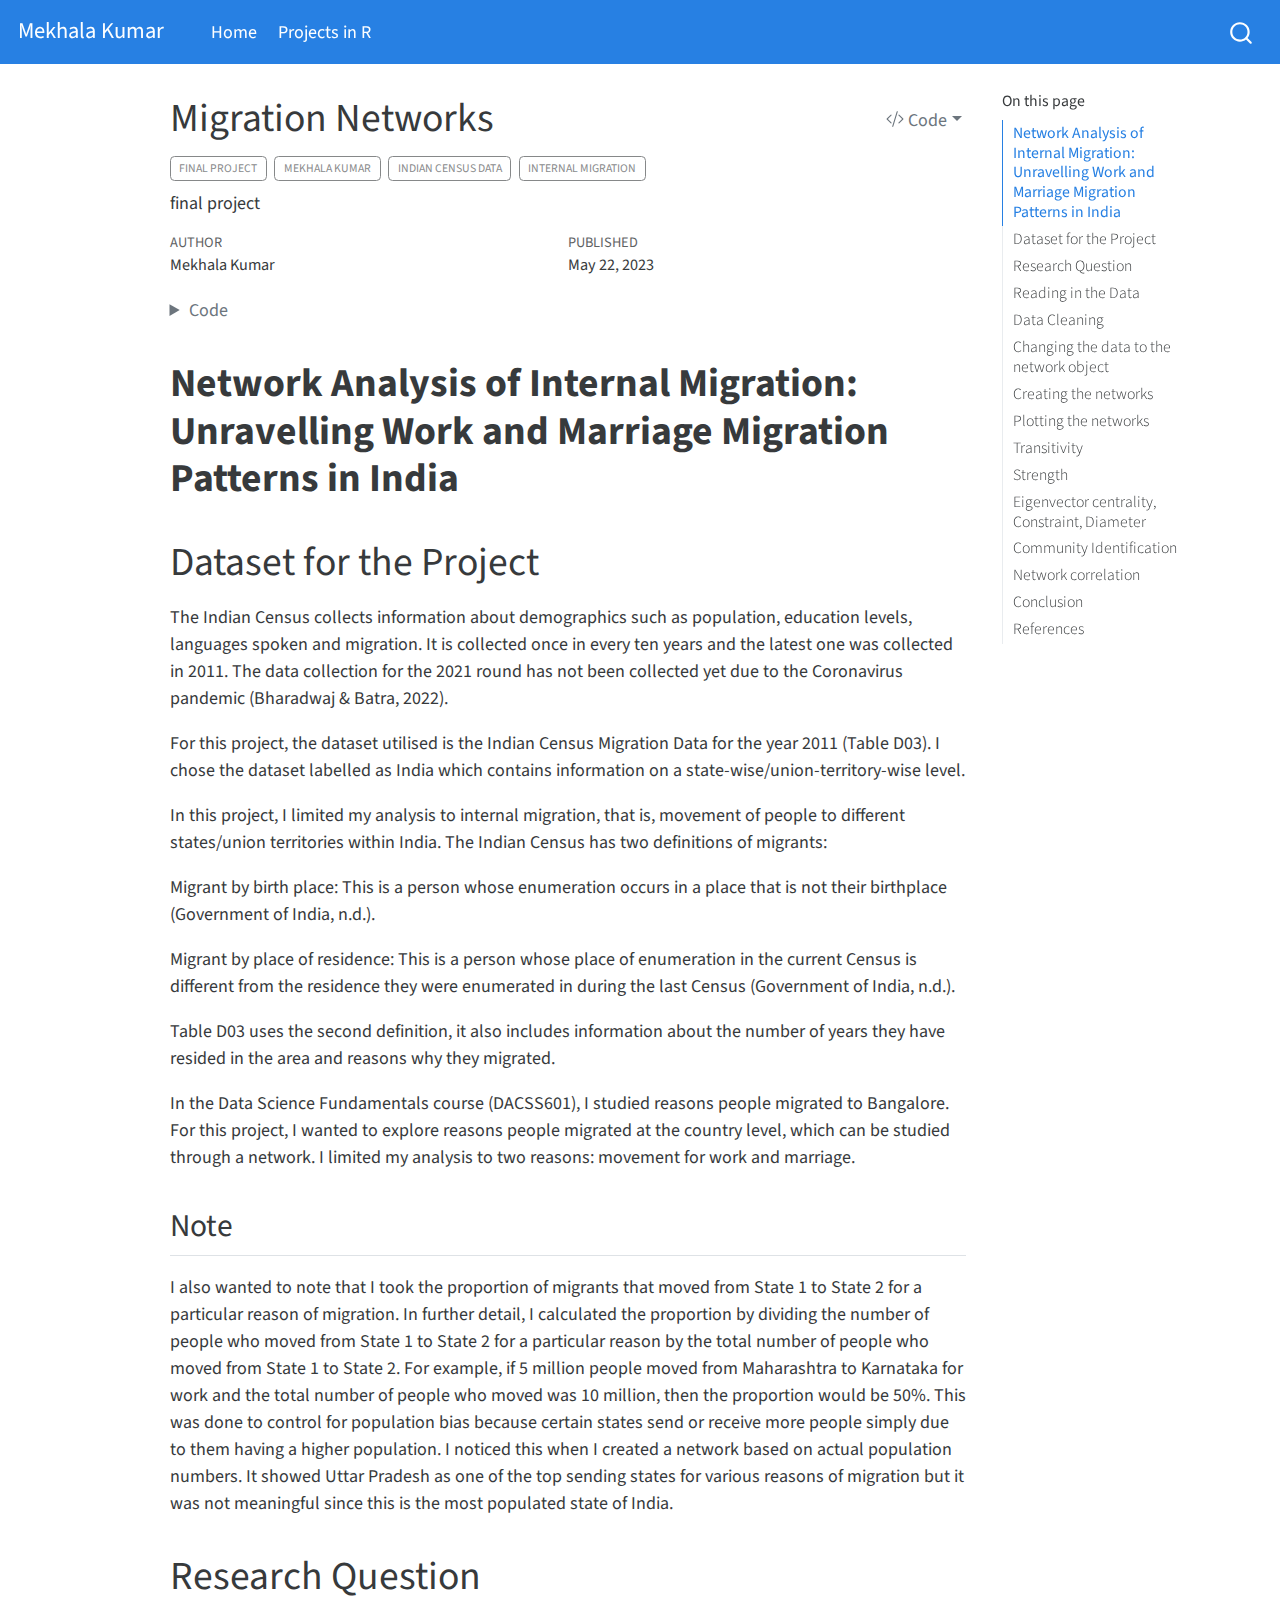
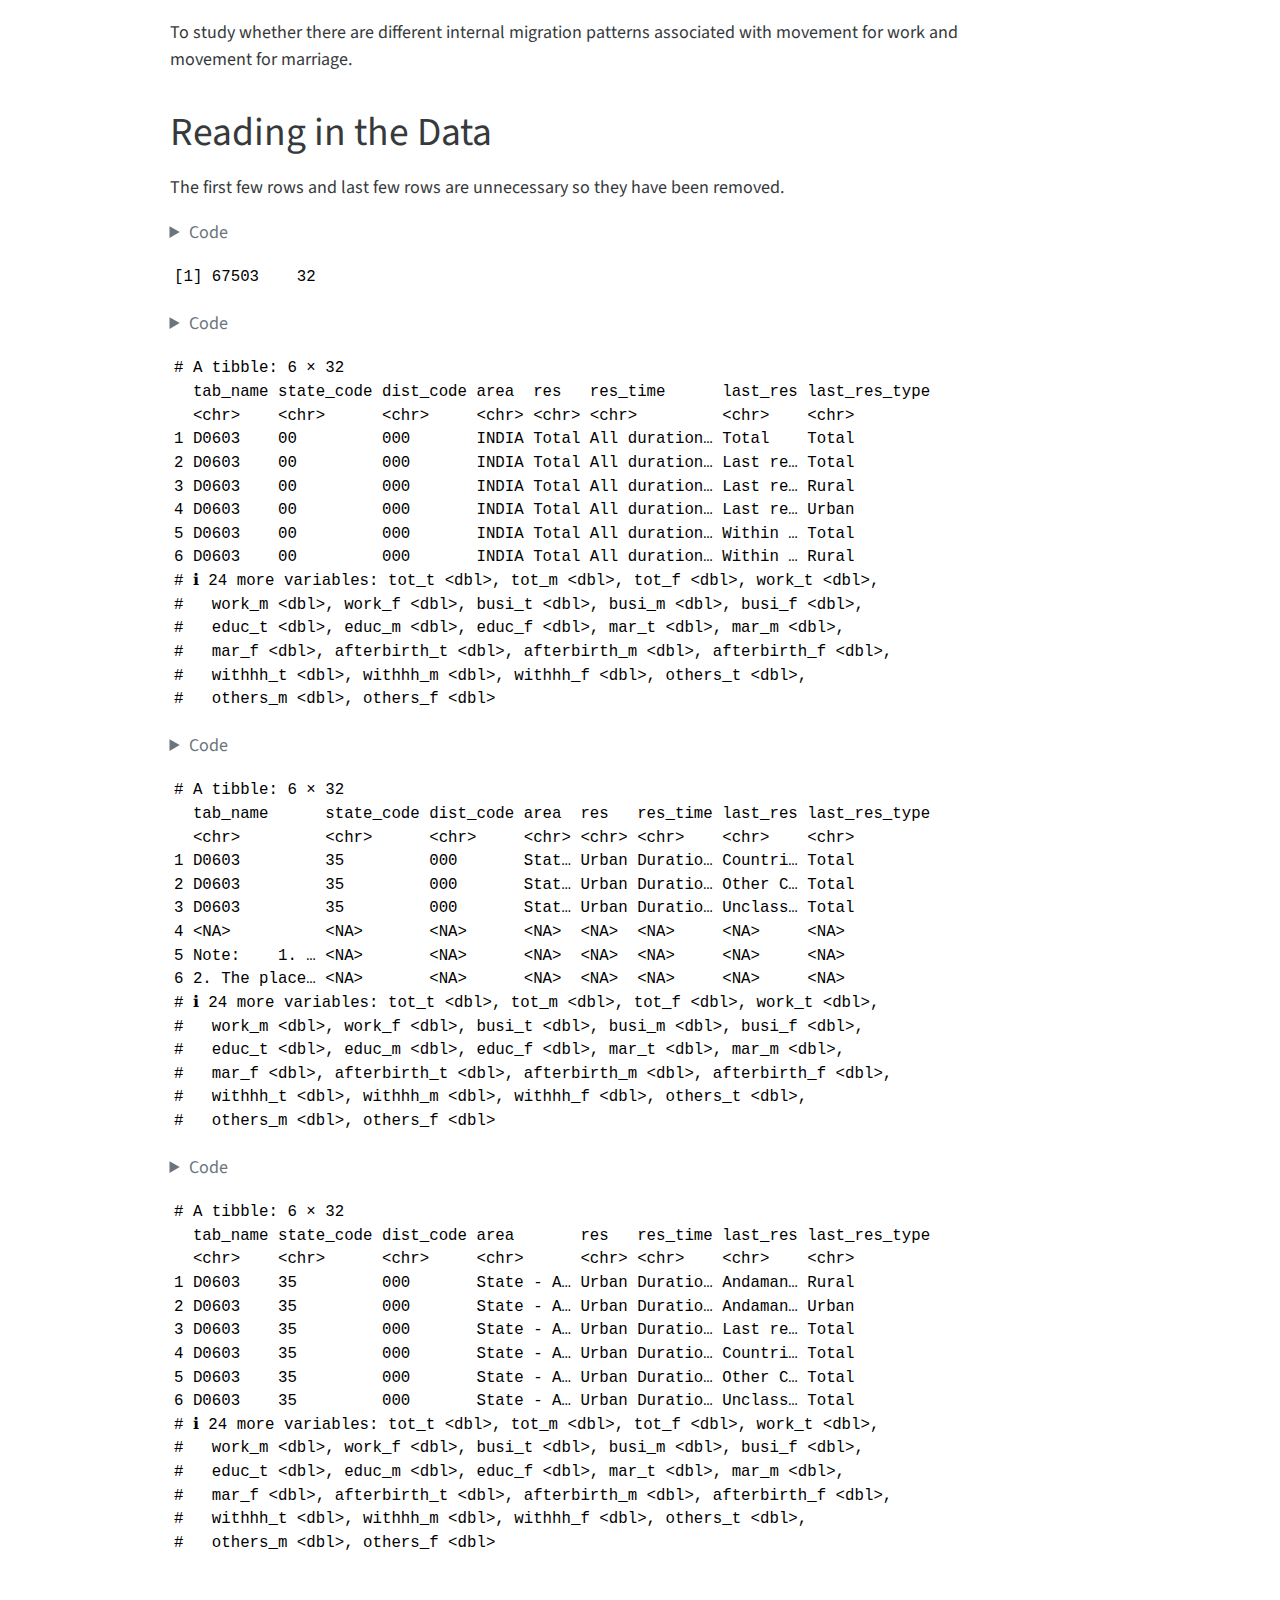
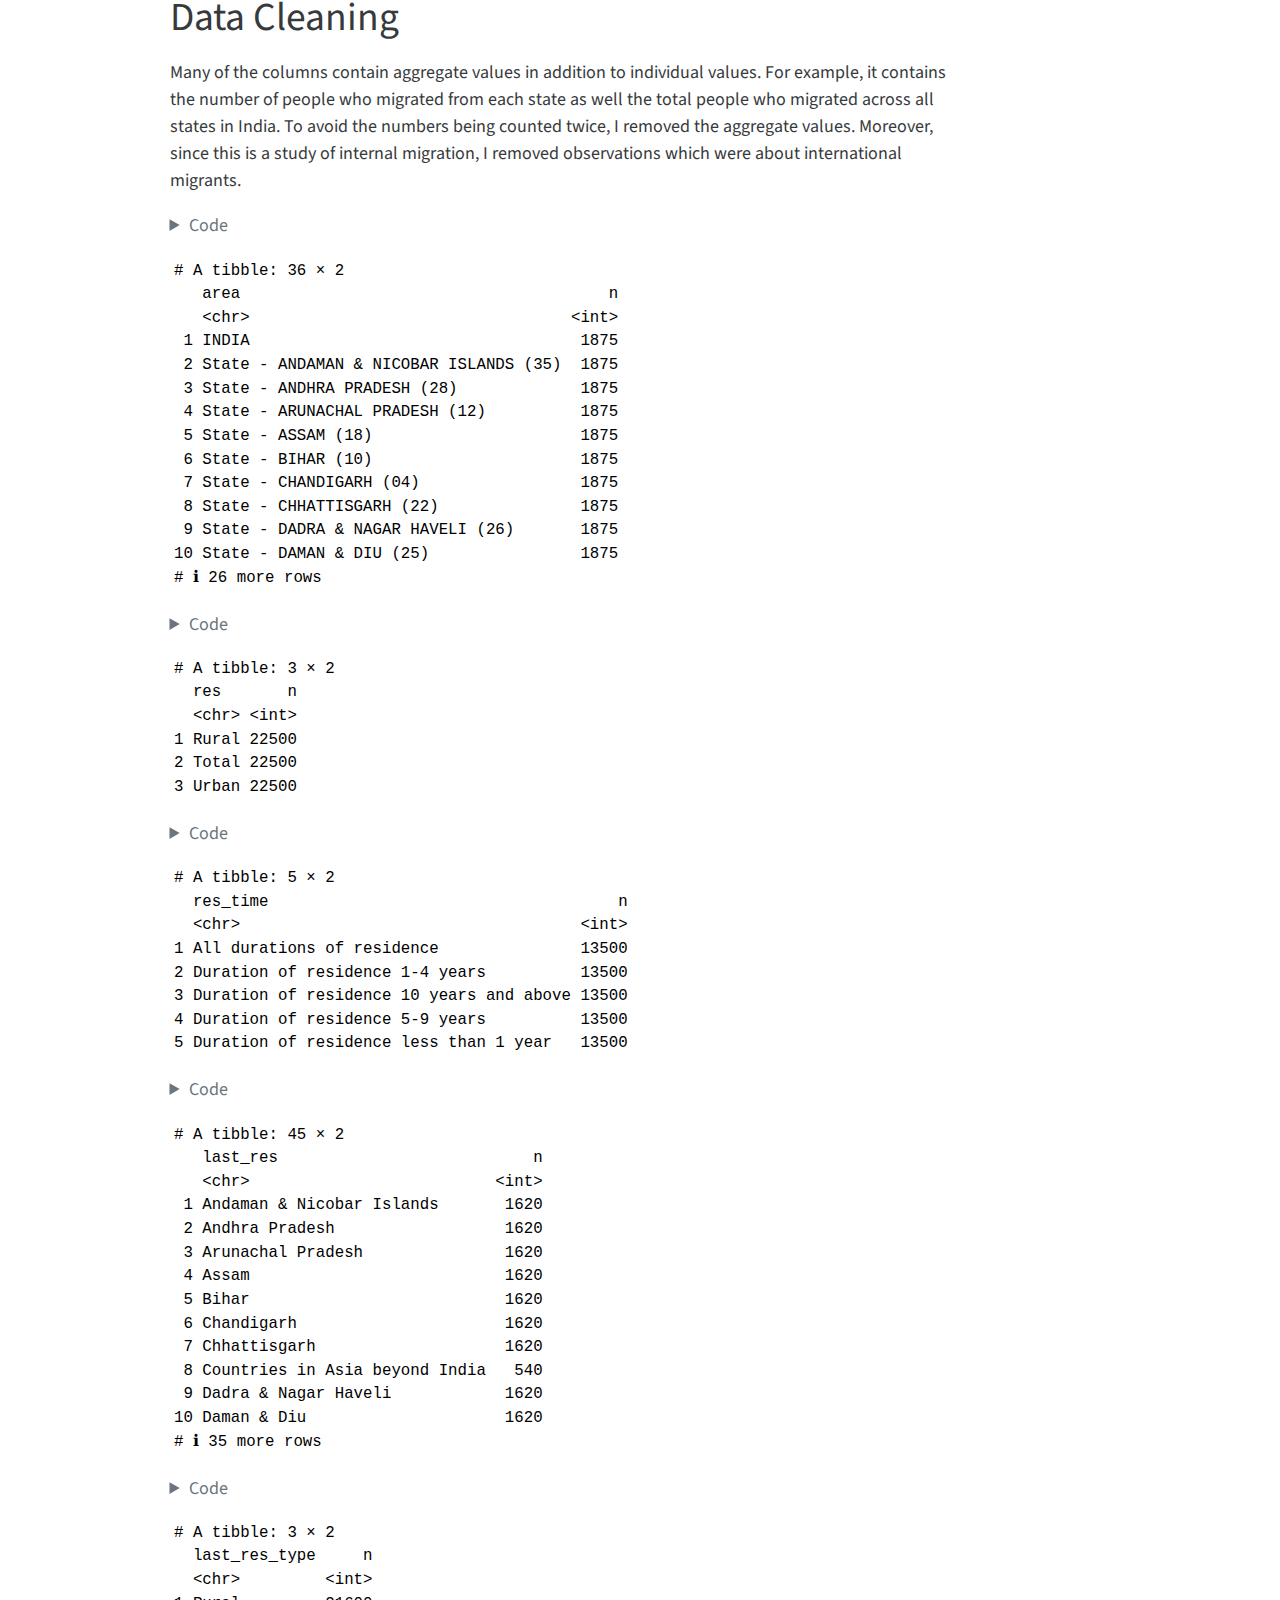
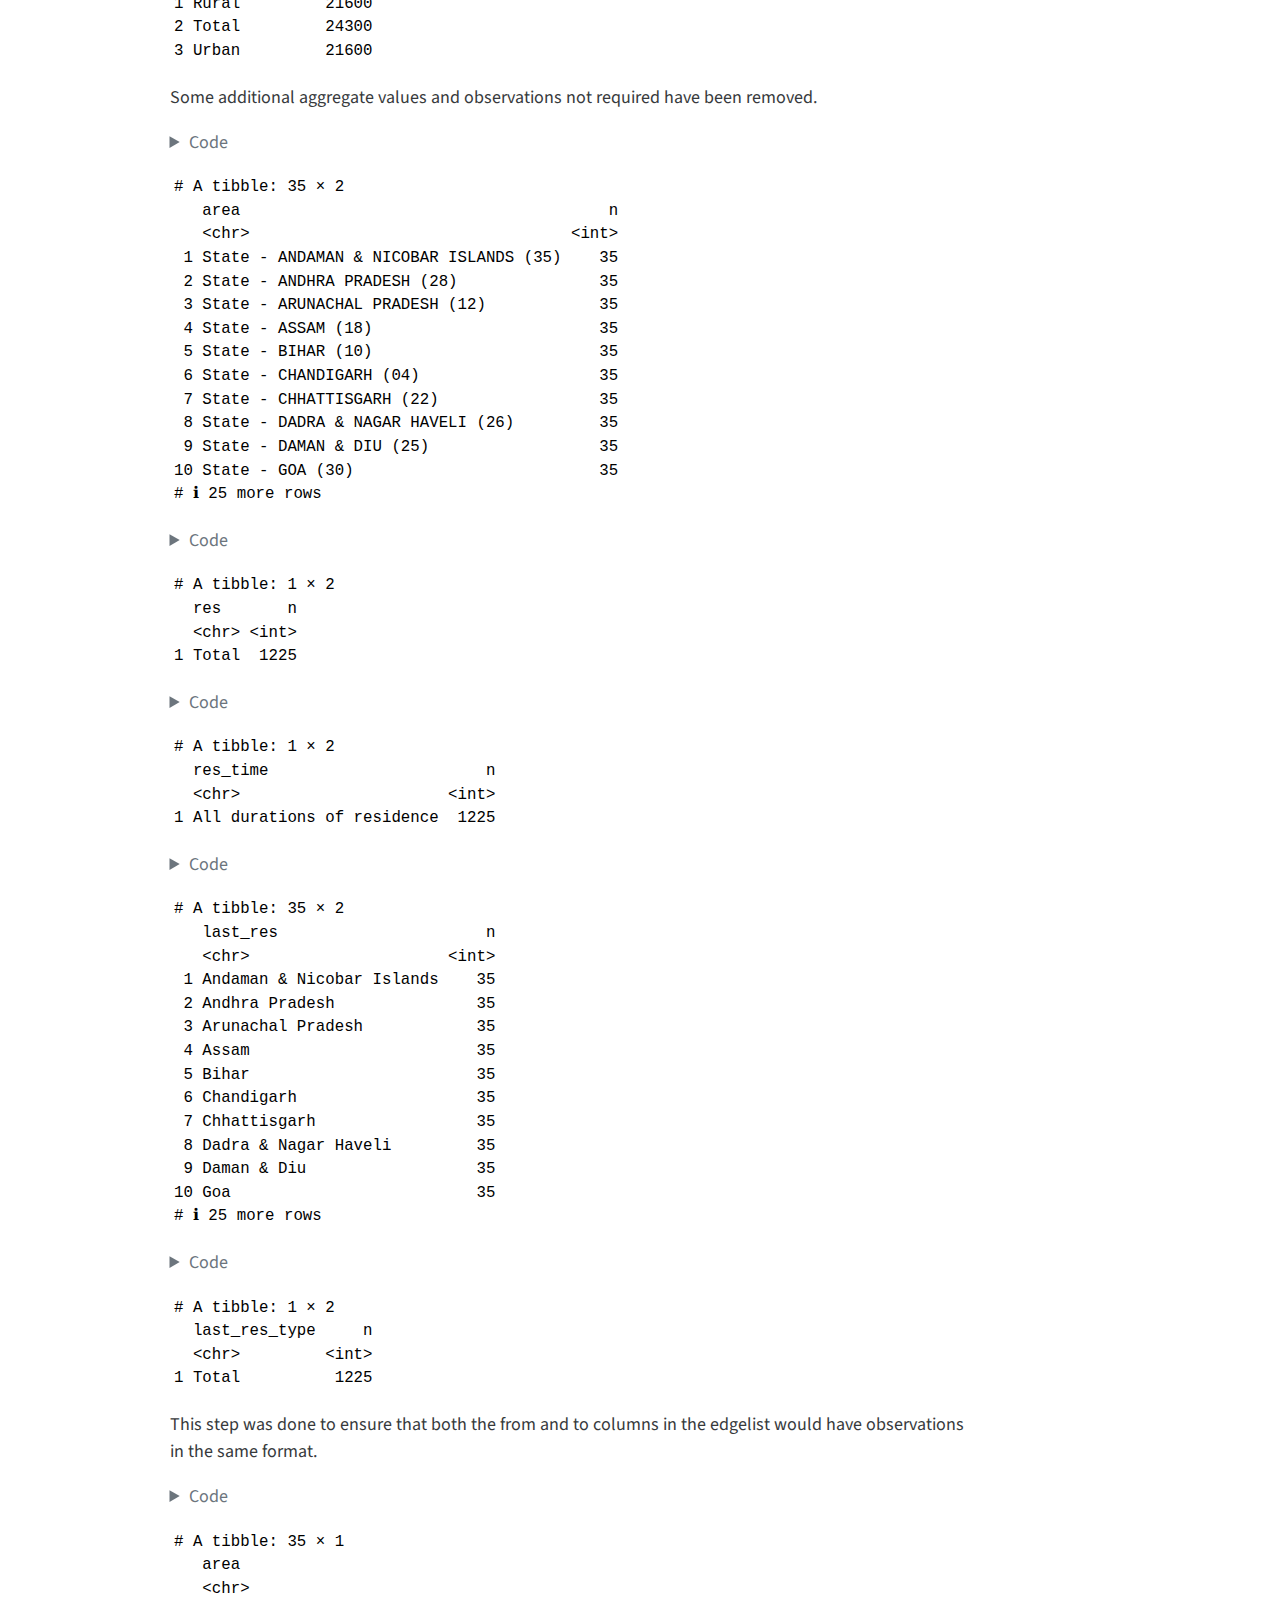
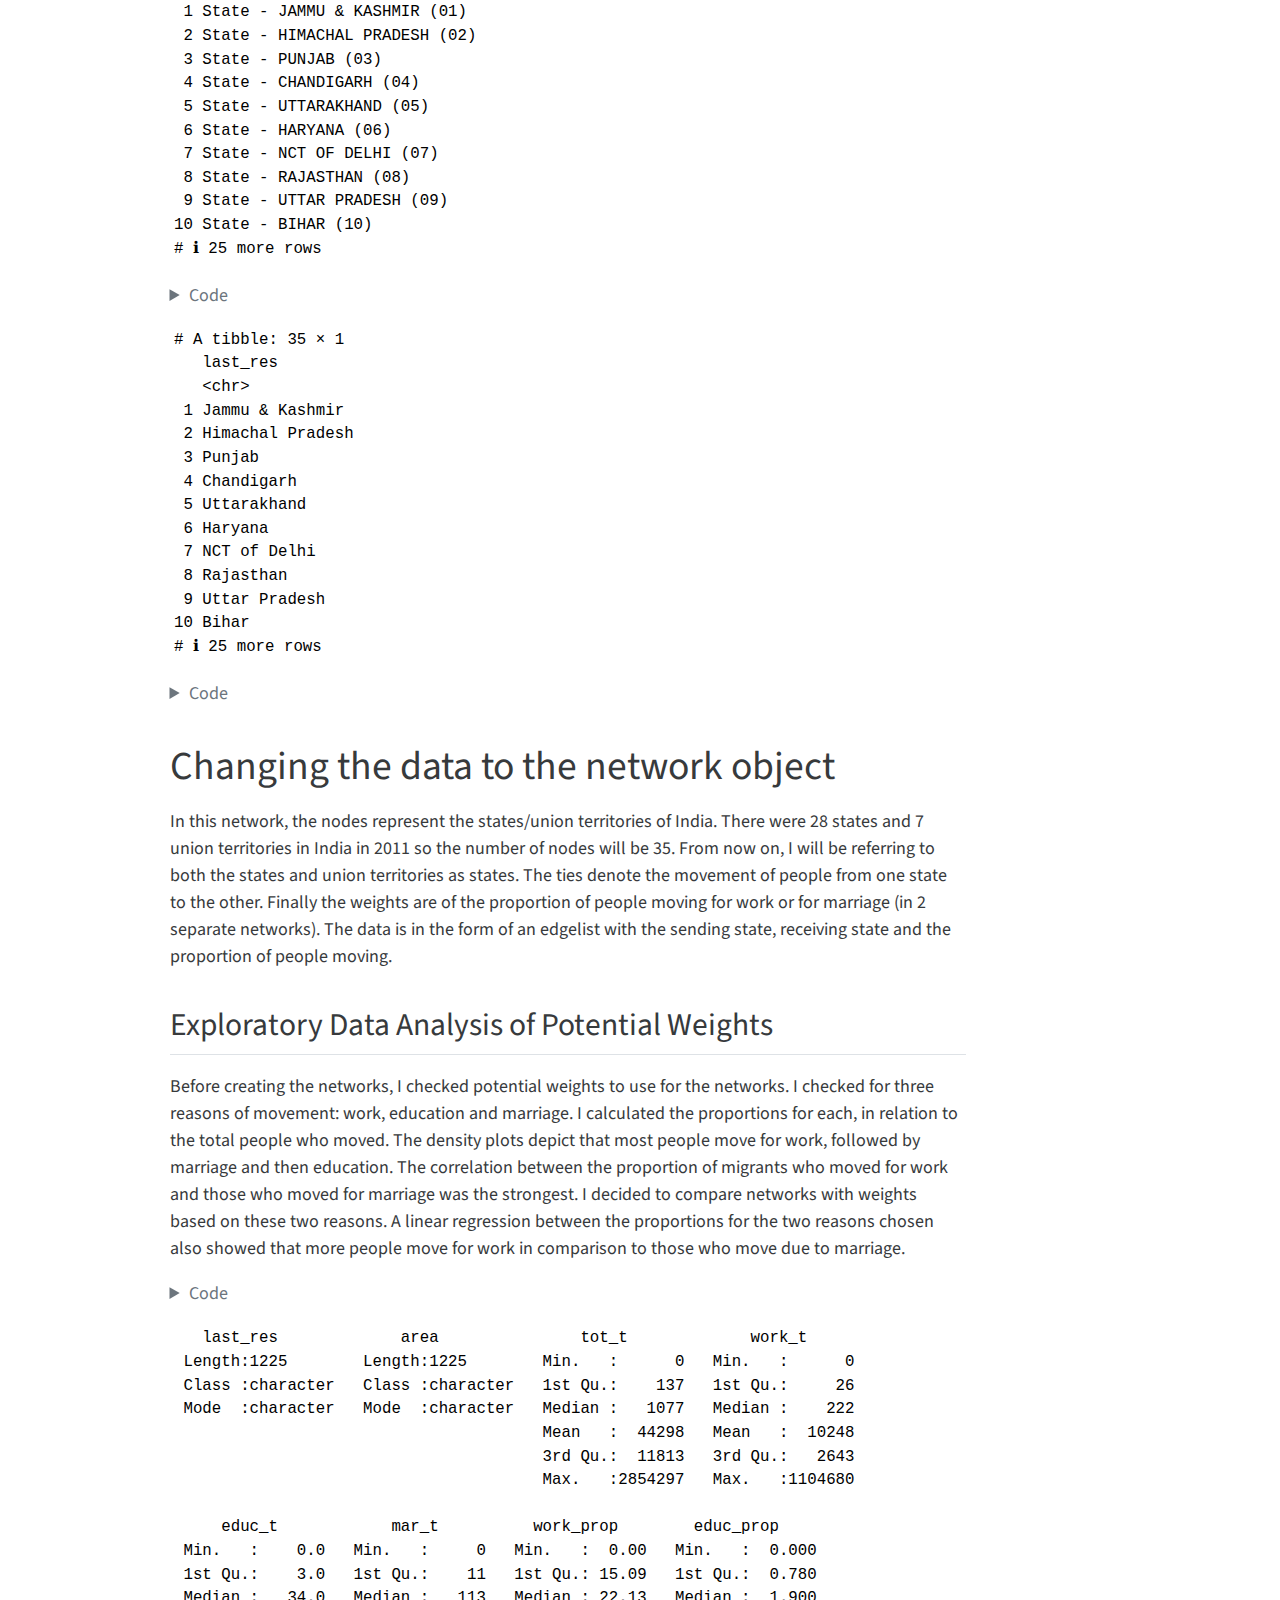
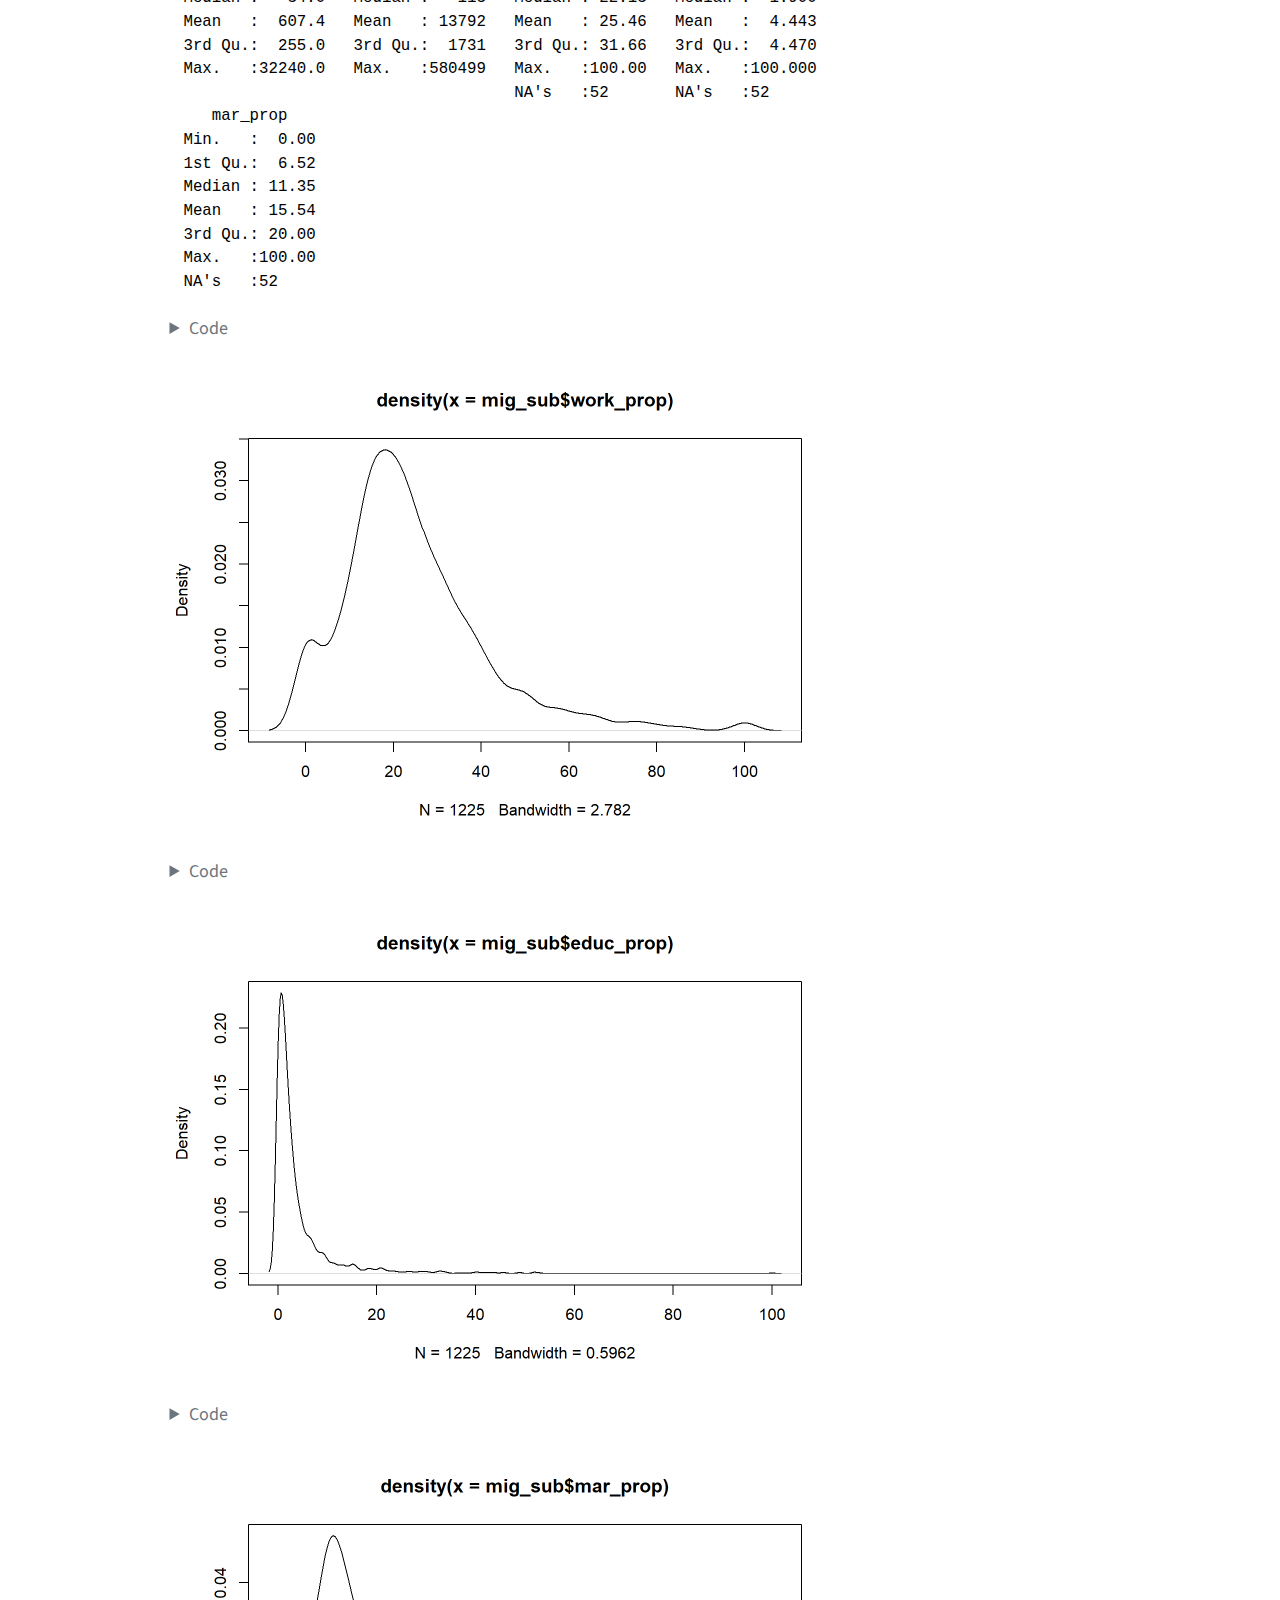
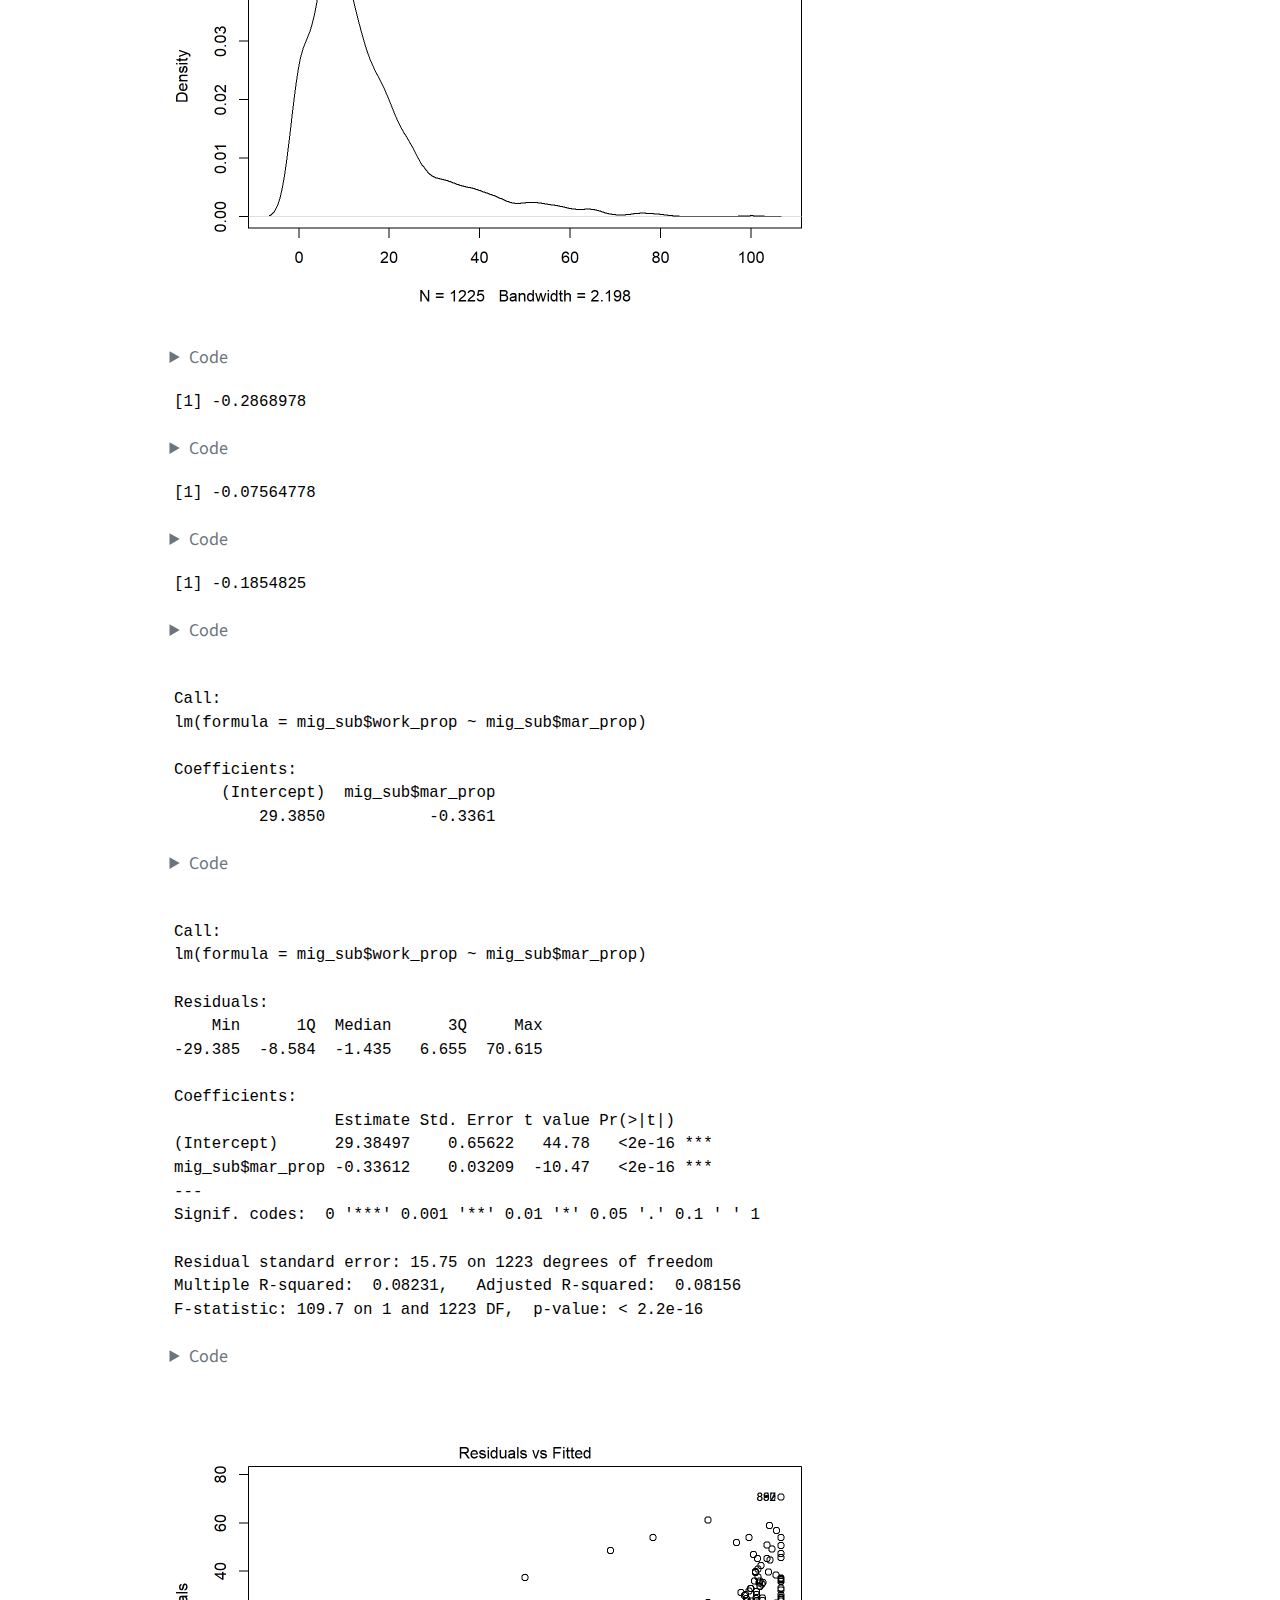
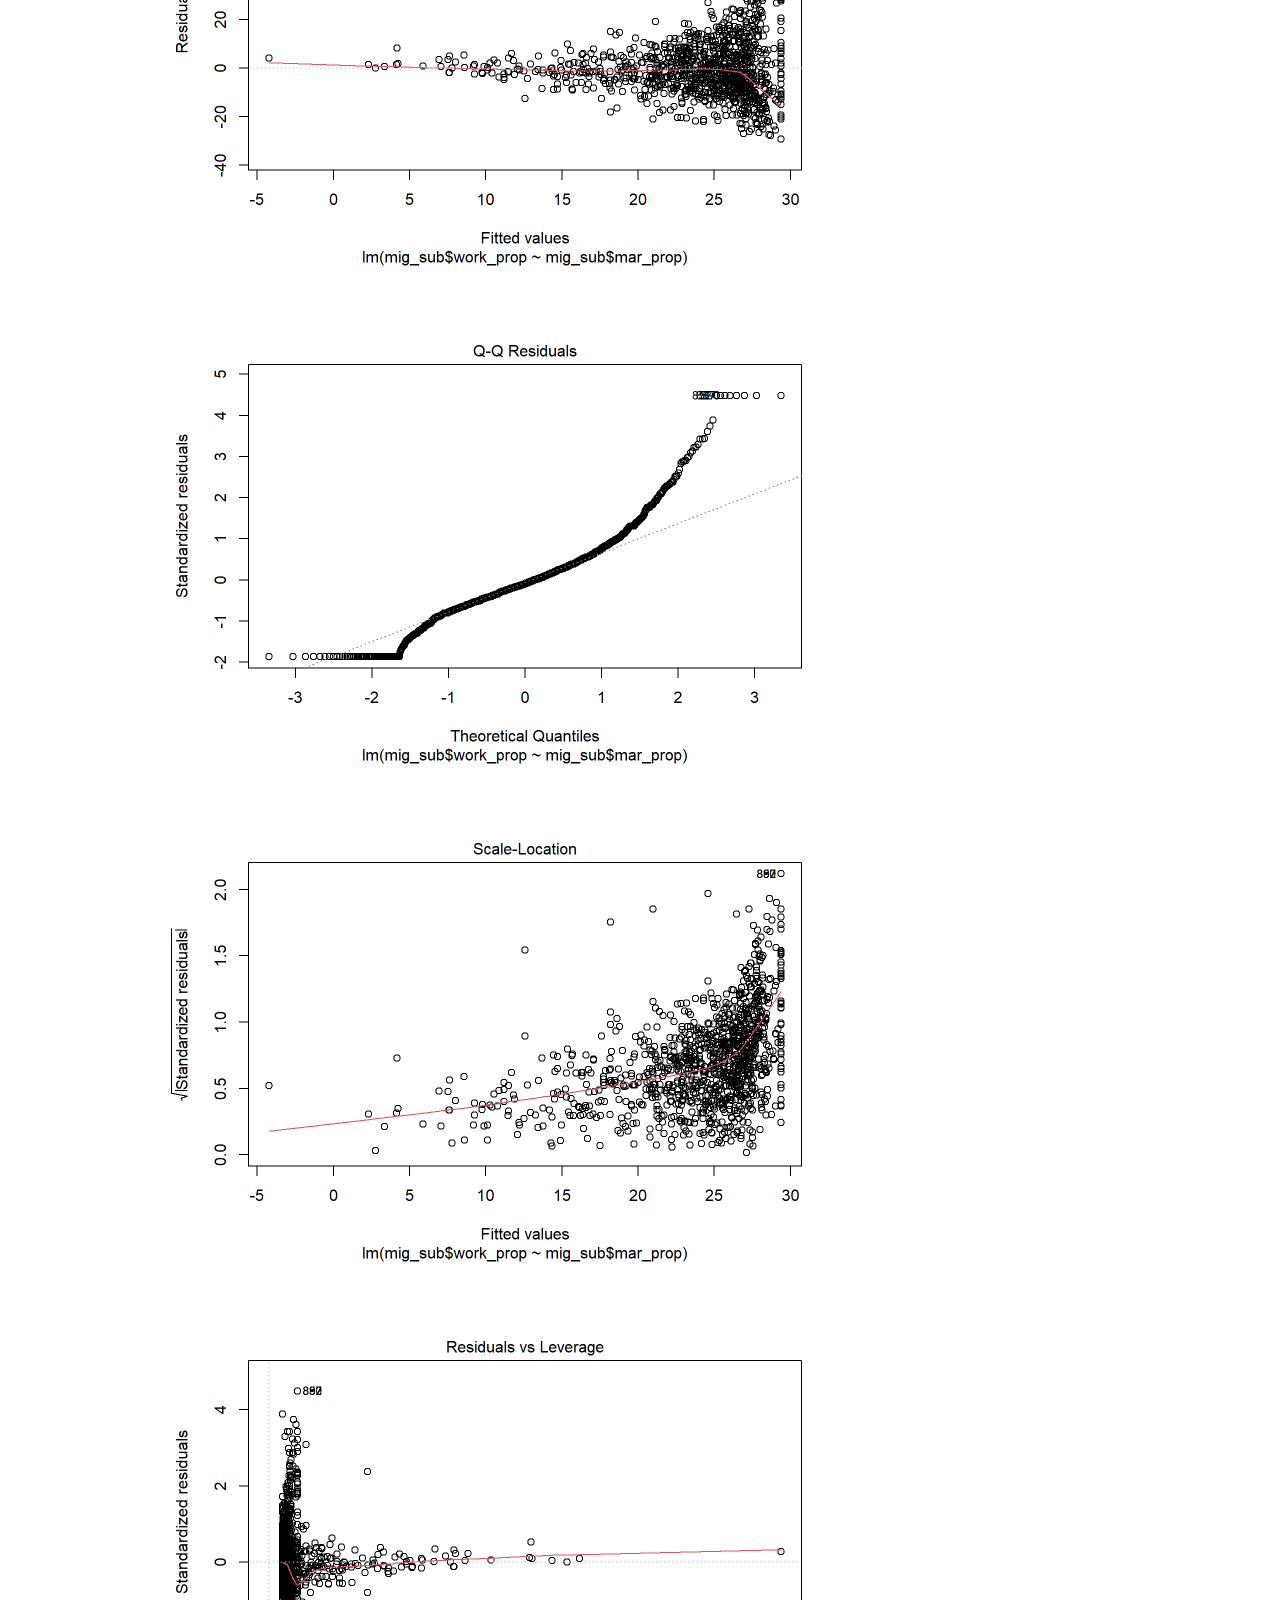
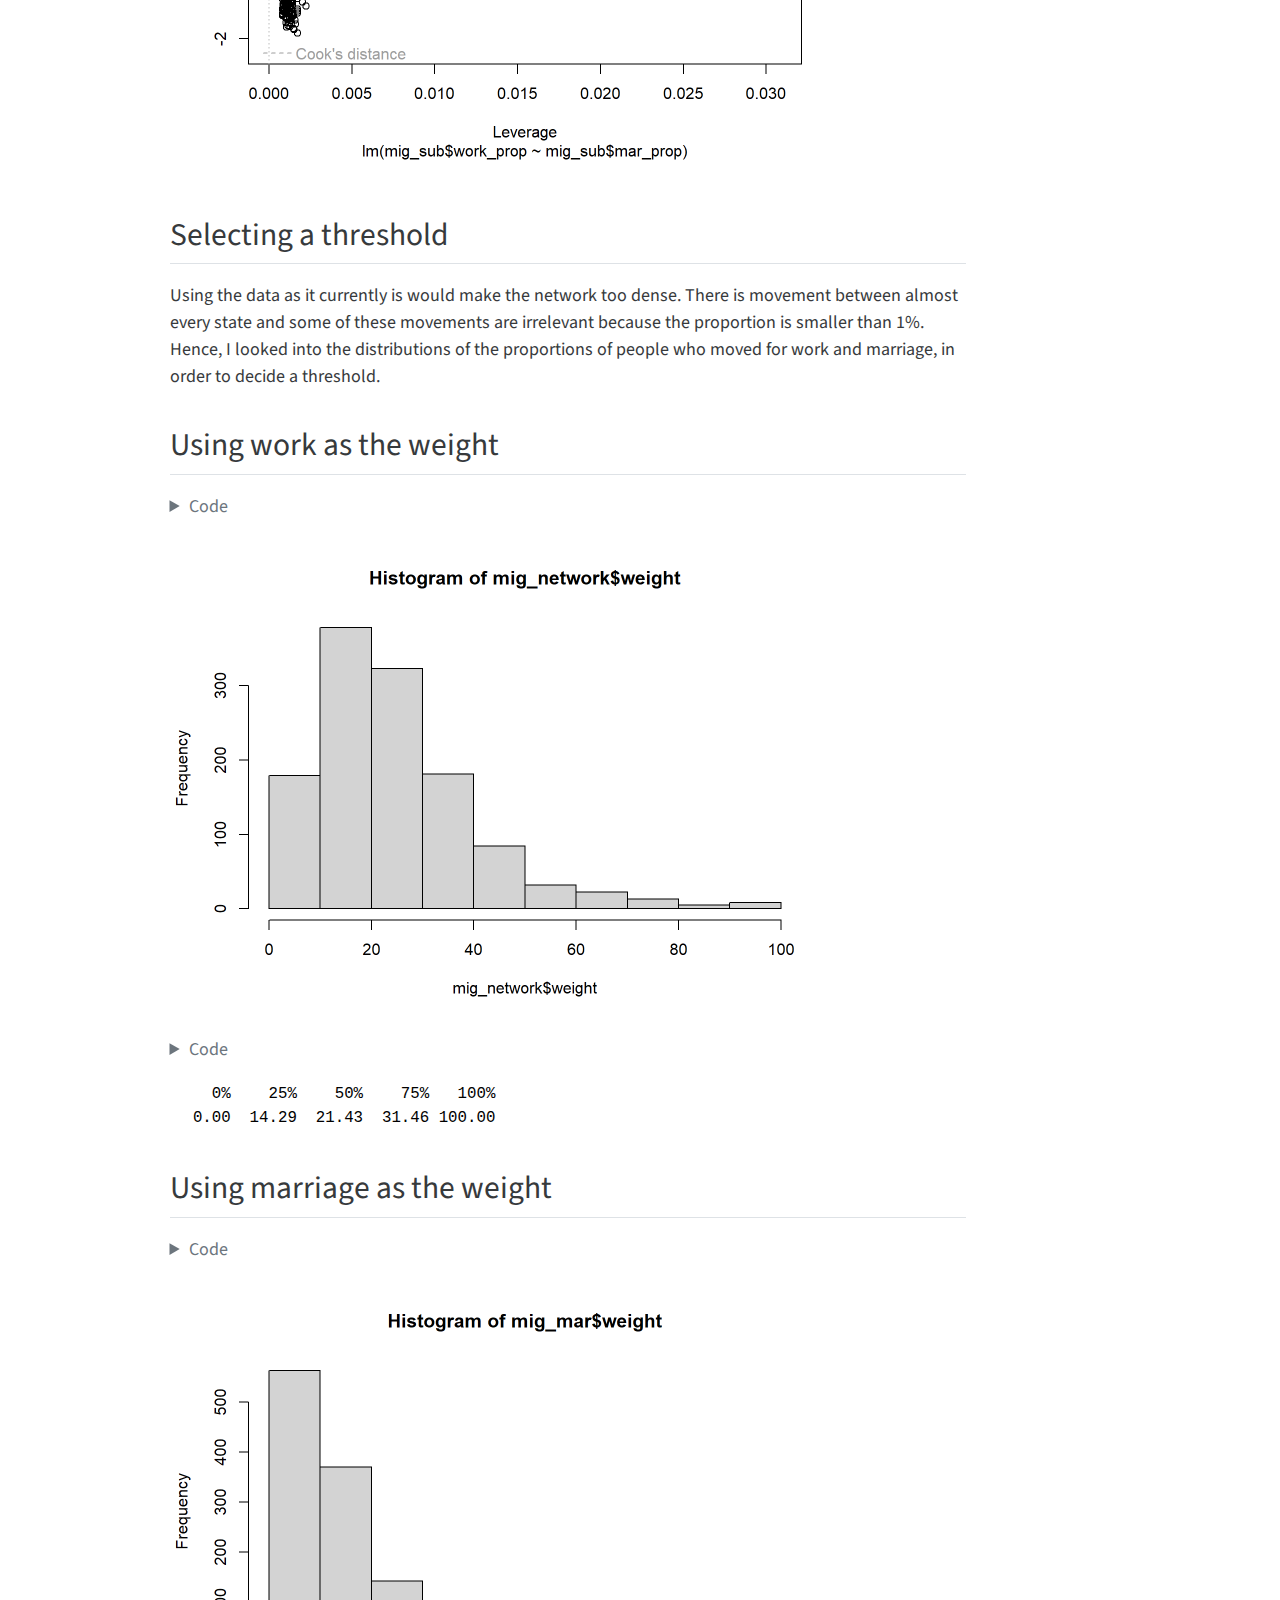
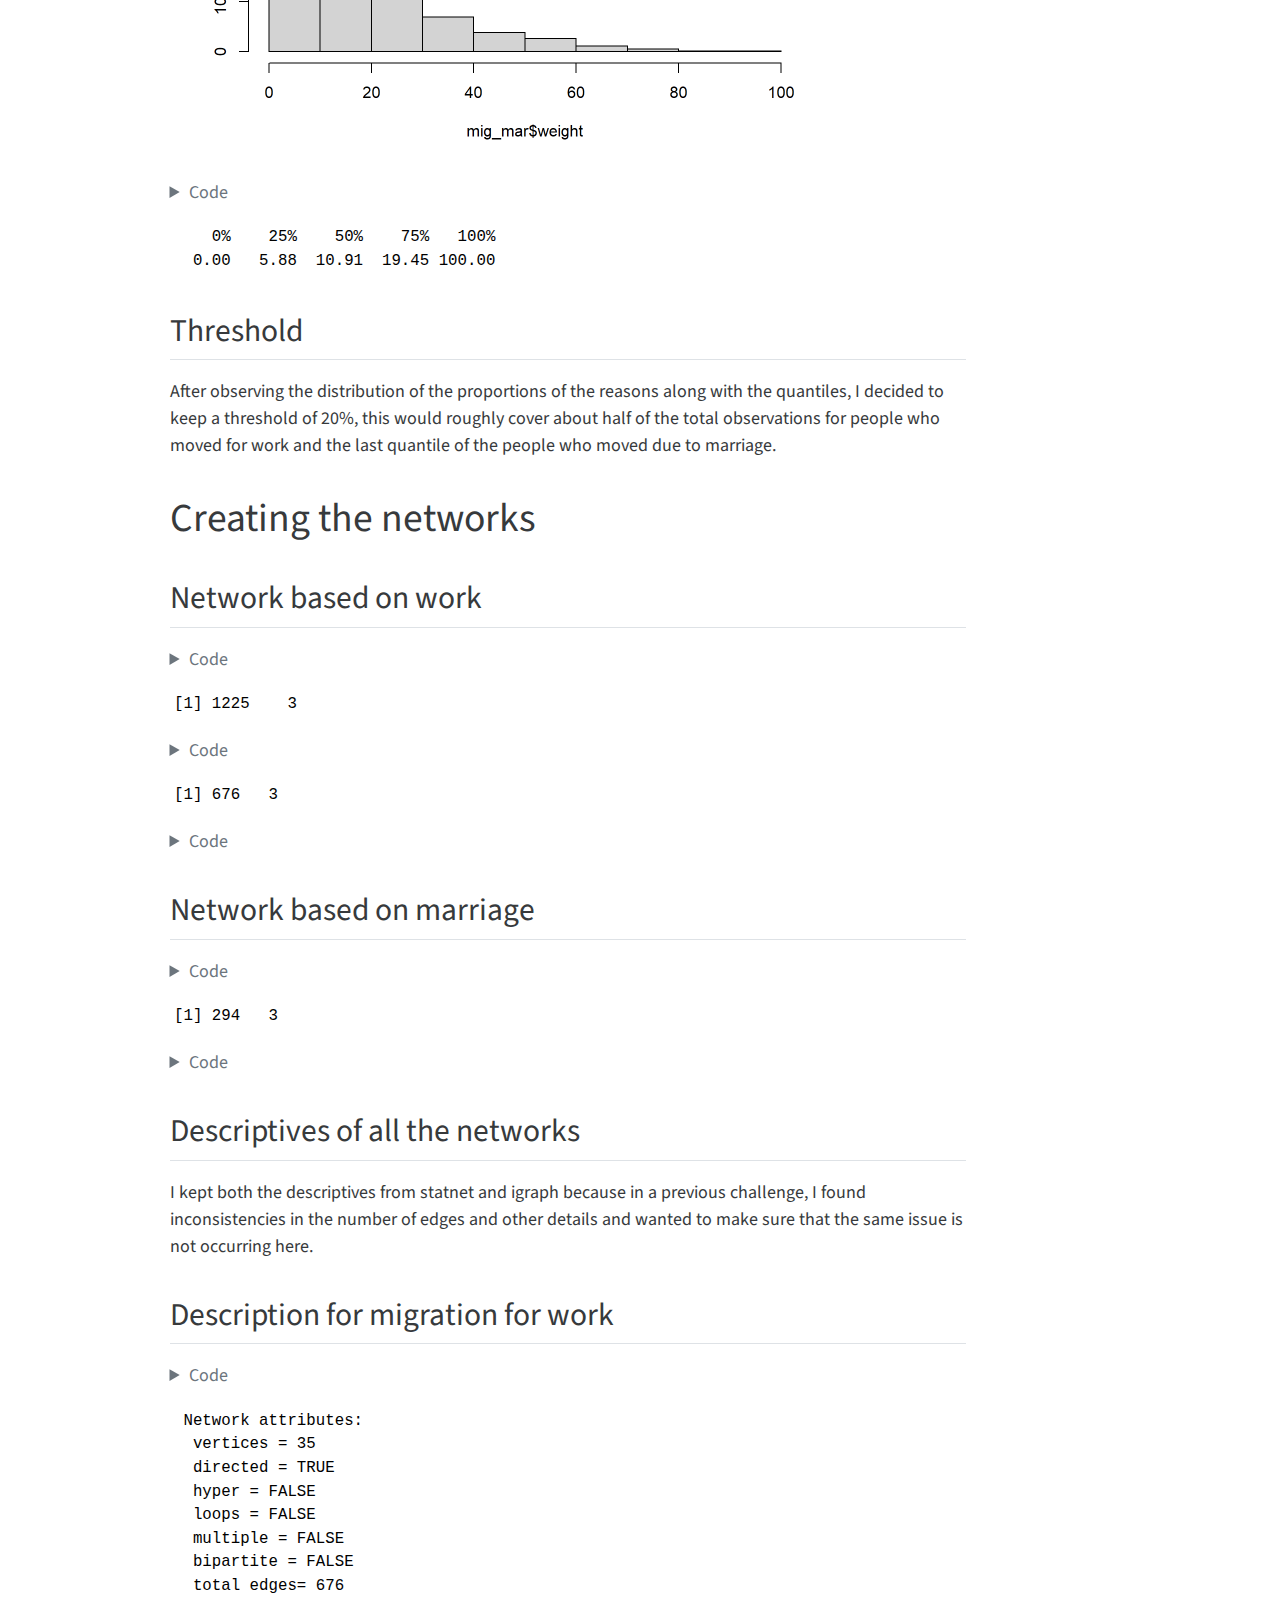
<file: docs/posts/Migration_Networks_MekhalaKumar.html>
<!DOCTYPE html>
<html xmlns="http://www.w3.org/1999/xhtml" lang="en" xml:lang="en"><head>

<meta charset="utf-8">
<meta name="generator" content="quarto-1.1.251">

<meta name="viewport" content="width=device-width, initial-scale=1.0, user-scalable=yes">

<meta name="author" content="Mekhala Kumar">
<meta name="dcterms.date" content="2023-05-22">
<meta name="description" content="final project">

<title>Mekhala Kumar - Migration Networks</title>
<style>
code{white-space: pre-wrap;}
span.smallcaps{font-variant: small-caps;}
div.columns{display: flex; gap: min(4vw, 1.5em);}
div.column{flex: auto; overflow-x: auto;}
div.hanging-indent{margin-left: 1.5em; text-indent: -1.5em;}
ul.task-list{list-style: none;}
ul.task-list li input[type="checkbox"] {
  width: 0.8em;
  margin: 0 0.8em 0.2em -1.6em;
  vertical-align: middle;
}
pre > code.sourceCode { white-space: pre; position: relative; }
pre > code.sourceCode > span { display: inline-block; line-height: 1.25; }
pre > code.sourceCode > span:empty { height: 1.2em; }
.sourceCode { overflow: visible; }
code.sourceCode > span { color: inherit; text-decoration: inherit; }
div.sourceCode { margin: 1em 0; }
pre.sourceCode { margin: 0; }
@media screen {
div.sourceCode { overflow: auto; }
}
@media print {
pre > code.sourceCode { white-space: pre-wrap; }
pre > code.sourceCode > span { text-indent: -5em; padding-left: 5em; }
}
pre.numberSource code
  { counter-reset: source-line 0; }
pre.numberSource code > span
  { position: relative; left: -4em; counter-increment: source-line; }
pre.numberSource code > span > a:first-child::before
  { content: counter(source-line);
    position: relative; left: -1em; text-align: right; vertical-align: baseline;
    border: none; display: inline-block;
    -webkit-touch-callout: none; -webkit-user-select: none;
    -khtml-user-select: none; -moz-user-select: none;
    -ms-user-select: none; user-select: none;
    padding: 0 4px; width: 4em;
    color: #aaaaaa;
  }
pre.numberSource { margin-left: 3em; border-left: 1px solid #aaaaaa;  padding-left: 4px; }
div.sourceCode
  {   }
@media screen {
pre > code.sourceCode > span > a:first-child::before { text-decoration: underline; }
}
code span.al { color: #ff0000; font-weight: bold; } /* Alert */
code span.an { color: #60a0b0; font-weight: bold; font-style: italic; } /* Annotation */
code span.at { color: #7d9029; } /* Attribute */
code span.bn { color: #40a070; } /* BaseN */
code span.bu { color: #008000; } /* BuiltIn */
code span.cf { color: #007020; font-weight: bold; } /* ControlFlow */
code span.ch { color: #4070a0; } /* Char */
code span.cn { color: #880000; } /* Constant */
code span.co { color: #60a0b0; font-style: italic; } /* Comment */
code span.cv { color: #60a0b0; font-weight: bold; font-style: italic; } /* CommentVar */
code span.do { color: #ba2121; font-style: italic; } /* Documentation */
code span.dt { color: #902000; } /* DataType */
code span.dv { color: #40a070; } /* DecVal */
code span.er { color: #ff0000; font-weight: bold; } /* Error */
code span.ex { } /* Extension */
code span.fl { color: #40a070; } /* Float */
code span.fu { color: #06287e; } /* Function */
code span.im { color: #008000; font-weight: bold; } /* Import */
code span.in { color: #60a0b0; font-weight: bold; font-style: italic; } /* Information */
code span.kw { color: #007020; font-weight: bold; } /* Keyword */
code span.op { color: #666666; } /* Operator */
code span.ot { color: #007020; } /* Other */
code span.pp { color: #bc7a00; } /* Preprocessor */
code span.sc { color: #4070a0; } /* SpecialChar */
code span.ss { color: #bb6688; } /* SpecialString */
code span.st { color: #4070a0; } /* String */
code span.va { color: #19177c; } /* Variable */
code span.vs { color: #4070a0; } /* VerbatimString */
code span.wa { color: #60a0b0; font-weight: bold; font-style: italic; } /* Warning */
</style>


<script src="../site_libs/quarto-nav/quarto-nav.js"></script>
<script src="../site_libs/quarto-nav/headroom.min.js"></script>
<script src="../site_libs/clipboard/clipboard.min.js"></script>
<script src="../site_libs/quarto-search/autocomplete.umd.js"></script>
<script src="../site_libs/quarto-search/fuse.min.js"></script>
<script src="../site_libs/quarto-search/quarto-search.js"></script>
<meta name="quarto:offset" content="../">
<script src="../site_libs/quarto-html/quarto.js"></script>
<script src="../site_libs/quarto-html/popper.min.js"></script>
<script src="../site_libs/quarto-html/tippy.umd.min.js"></script>
<script src="../site_libs/quarto-html/anchor.min.js"></script>
<link href="../site_libs/quarto-html/tippy.css" rel="stylesheet">
<link href="../site_libs/quarto-html/quarto-syntax-highlighting.css" rel="stylesheet" id="quarto-text-highlighting-styles">
<script src="../site_libs/bootstrap/bootstrap.min.js"></script>
<link href="../site_libs/bootstrap/bootstrap-icons.css" rel="stylesheet">
<link href="../site_libs/bootstrap/bootstrap.min.css" rel="stylesheet" id="quarto-bootstrap" data-mode="light">
<script id="quarto-search-options" type="application/json">{
  "location": "navbar",
  "copy-button": false,
  "collapse-after": 3,
  "panel-placement": "end",
  "type": "overlay",
  "limit": 20,
  "language": {
    "search-no-results-text": "No results",
    "search-matching-documents-text": "matching documents",
    "search-copy-link-title": "Copy link to search",
    "search-hide-matches-text": "Hide additional matches",
    "search-more-match-text": "more match in this document",
    "search-more-matches-text": "more matches in this document",
    "search-clear-button-title": "Clear",
    "search-detached-cancel-button-title": "Cancel",
    "search-submit-button-title": "Submit"
  }
}</script>


<link rel="stylesheet" href="../styles.css">
</head>

<body class="nav-fixed">

<div id="quarto-search-results"></div>
  <header id="quarto-header" class="headroom fixed-top">
    <nav class="navbar navbar-expand-lg navbar-dark ">
      <div class="navbar-container container-fluid">
      <div class="navbar-brand-container">
    <a class="navbar-brand" href="../index.html">
    <span class="navbar-title">Mekhala Kumar</span>
    </a>
  </div>
          <button class="navbar-toggler" type="button" data-bs-toggle="collapse" data-bs-target="#navbarCollapse" aria-controls="navbarCollapse" aria-expanded="false" aria-label="Toggle navigation" onclick="if (window.quartoToggleHeadroom) { window.quartoToggleHeadroom(); }">
  <span class="navbar-toggler-icon"></span>
</button>
          <div class="collapse navbar-collapse" id="navbarCollapse">
            <ul class="navbar-nav navbar-nav-scroll me-auto">
  <li class="nav-item">
    <a class="nav-link" href="../index.html">Home</a>
  </li>  
  <li class="nav-item">
    <a class="nav-link" href="../ProjectsinR.html">Projects in R</a>
  </li>  
</ul>
              <div id="quarto-search" class="" title="Search"></div>
          </div> <!-- /navcollapse -->
      </div> <!-- /container-fluid -->
    </nav>
</header>
<!-- content -->
<div id="quarto-content" class="quarto-container page-columns page-rows-contents page-layout-article page-navbar">
<!-- sidebar -->
<!-- margin-sidebar -->
    <div id="quarto-margin-sidebar" class="sidebar margin-sidebar">
        <nav id="TOC" role="doc-toc" class="toc-active">
    <h2 id="toc-title">On this page</h2>
   
  <ul>
  <li><a href="#network-analysis-of-internal-migration-unravelling-work-and-marriage-migration-patterns-in-india" id="toc-network-analysis-of-internal-migration-unravelling-work-and-marriage-migration-patterns-in-india" class="nav-link active" data-scroll-target="#network-analysis-of-internal-migration-unravelling-work-and-marriage-migration-patterns-in-india"><strong>Network Analysis of Internal Migration: Unravelling Work and Marriage Migration Patterns in India</strong></a></li>
  <li><a href="#dataset-for-the-project" id="toc-dataset-for-the-project" class="nav-link" data-scroll-target="#dataset-for-the-project">Dataset for the Project</a>
  <ul class="collapse">
  <li><a href="#note" id="toc-note" class="nav-link" data-scroll-target="#note">Note</a></li>
  </ul></li>
  <li><a href="#research-question" id="toc-research-question" class="nav-link" data-scroll-target="#research-question">Research Question</a></li>
  <li><a href="#reading-in-the-data" id="toc-reading-in-the-data" class="nav-link" data-scroll-target="#reading-in-the-data">Reading in the Data</a></li>
  <li><a href="#data-cleaning" id="toc-data-cleaning" class="nav-link" data-scroll-target="#data-cleaning">Data Cleaning</a></li>
  <li><a href="#changing-the-data-to-the-network-object" id="toc-changing-the-data-to-the-network-object" class="nav-link" data-scroll-target="#changing-the-data-to-the-network-object">Changing the data to the network object</a>
  <ul class="collapse">
  <li><a href="#exploratory-data-analysis-of-potential-weights" id="toc-exploratory-data-analysis-of-potential-weights" class="nav-link" data-scroll-target="#exploratory-data-analysis-of-potential-weights">Exploratory Data Analysis of Potential Weights</a></li>
  <li><a href="#selecting-a-threshold" id="toc-selecting-a-threshold" class="nav-link" data-scroll-target="#selecting-a-threshold">Selecting a threshold</a></li>
  <li><a href="#using-work-as-the-weight" id="toc-using-work-as-the-weight" class="nav-link" data-scroll-target="#using-work-as-the-weight">Using work as the weight</a></li>
  <li><a href="#using-marriage-as-the-weight" id="toc-using-marriage-as-the-weight" class="nav-link" data-scroll-target="#using-marriage-as-the-weight">Using marriage as the weight</a></li>
  <li><a href="#threshold" id="toc-threshold" class="nav-link" data-scroll-target="#threshold">Threshold</a></li>
  </ul></li>
  <li><a href="#creating-the-networks" id="toc-creating-the-networks" class="nav-link" data-scroll-target="#creating-the-networks">Creating the networks</a>
  <ul class="collapse">
  <li><a href="#network-based-on-work" id="toc-network-based-on-work" class="nav-link" data-scroll-target="#network-based-on-work">Network based on work</a></li>
  <li><a href="#network-based-on-marriage" id="toc-network-based-on-marriage" class="nav-link" data-scroll-target="#network-based-on-marriage">Network based on marriage</a></li>
  <li><a href="#descriptives-of-all-the-networks" id="toc-descriptives-of-all-the-networks" class="nav-link" data-scroll-target="#descriptives-of-all-the-networks">Descriptives of all the networks</a></li>
  <li><a href="#description-for-migration-for-work" id="toc-description-for-migration-for-work" class="nav-link" data-scroll-target="#description-for-migration-for-work">Description for migration for work</a></li>
  <li><a href="#description-for-migration-due-to-marriage" id="toc-description-for-migration-due-to-marriage" class="nav-link" data-scroll-target="#description-for-migration-due-to-marriage">Description for migration due to marriage</a></li>
  <li><a href="#components" id="toc-components" class="nav-link" data-scroll-target="#components">Components</a></li>
  <li><a href="#density" id="toc-density" class="nav-link" data-scroll-target="#density">Density</a></li>
  </ul></li>
  <li><a href="#plotting-the-networks" id="toc-plotting-the-networks" class="nav-link" data-scroll-target="#plotting-the-networks">Plotting the networks</a>
  <ul class="collapse">
  <li><a href="#creating-the-dataframes-to-store-different-measures-of-networks" id="toc-creating-the-dataframes-to-store-different-measures-of-networks" class="nav-link" data-scroll-target="#creating-the-dataframes-to-store-different-measures-of-networks">Creating the dataframes to store different measures of networks</a></li>
  </ul></li>
  <li><a href="#transitivity" id="toc-transitivity" class="nav-link" data-scroll-target="#transitivity">Transitivity</a>
  <ul class="collapse">
  <li><a href="#degree-overview" id="toc-degree-overview" class="nav-link" data-scroll-target="#degree-overview">Degree overview</a></li>
  </ul></li>
  <li><a href="#strength" id="toc-strength" class="nav-link" data-scroll-target="#strength">Strength</a>
  <ul class="collapse">
  <li><a href="#strength--out" id="toc-strength--out" class="nav-link" data-scroll-target="#strength--out">Strength- Out</a></li>
  <li><a href="#strength--in" id="toc-strength--in" class="nav-link" data-scroll-target="#strength--in">Strength- In</a></li>
  </ul></li>
  <li><a href="#eigenvector-centrality-constraint-diameter" id="toc-eigenvector-centrality-constraint-diameter" class="nav-link" data-scroll-target="#eigenvector-centrality-constraint-diameter">Eigenvector centrality, Constraint, Diameter</a></li>
  <li><a href="#community-identification" id="toc-community-identification" class="nav-link" data-scroll-target="#community-identification">Community Identification</a>
  <ul class="collapse">
  <li><a href="#migration-due-to-work" id="toc-migration-due-to-work" class="nav-link" data-scroll-target="#migration-due-to-work">Migration due to work</a>
  <ul class="collapse">
  <li><a href="#walktrap-community-detection" id="toc-walktrap-community-detection" class="nav-link" data-scroll-target="#walktrap-community-detection">Walktrap Community Detection</a></li>
  <li><a href="#spinglass" id="toc-spinglass" class="nav-link" data-scroll-target="#spinglass">Spinglass</a></li>
  </ul></li>
  <li><a href="#migration-due-to-marriage" id="toc-migration-due-to-marriage" class="nav-link" data-scroll-target="#migration-due-to-marriage">Migration due to marriage</a>
  <ul class="collapse">
  <li><a href="#walktrap-community-detection-1" id="toc-walktrap-community-detection-1" class="nav-link" data-scroll-target="#walktrap-community-detection-1">Walktrap Community Detection</a></li>
  <li><a href="#spinglass-1" id="toc-spinglass-1" class="nav-link" data-scroll-target="#spinglass-1">Spinglass</a></li>
  </ul></li>
  </ul></li>
  <li><a href="#network-correlation" id="toc-network-correlation" class="nav-link" data-scroll-target="#network-correlation">Network correlation</a></li>
  <li><a href="#conclusion" id="toc-conclusion" class="nav-link" data-scroll-target="#conclusion">Conclusion</a></li>
  <li><a href="#references" id="toc-references" class="nav-link" data-scroll-target="#references">References</a></li>
  </ul>
</nav>
    </div>
<!-- main -->
<main class="content" id="quarto-document-content">

<header id="title-block-header" class="quarto-title-block default">
<div class="quarto-title">
<div class="quarto-title-block"><div><h1 class="title">Migration Networks</h1><button type="button" class="btn code-tools-button dropdown-toggle" id="quarto-code-tools-menu" data-bs-toggle="dropdown" aria-expanded="false"><i class="bi"></i> Code</button><ul class="dropdown-menu dropdown-menu-end" aria-labelelledby="quarto-code-tools-menu"><li><a id="quarto-show-all-code" class="dropdown-item" href="javascript:void(0)" role="button">Show All Code</a></li><li><a id="quarto-hide-all-code" class="dropdown-item" href="javascript:void(0)" role="button">Hide All Code</a></li><li><hr class="dropdown-divider"></li><li><a id="quarto-view-source" class="dropdown-item" href="javascript:void(0)" role="button">View Source</a></li></ul></div></div>
  <div class="quarto-categories">
    <div class="quarto-category">Final Project</div>
    <div class="quarto-category">Mekhala Kumar</div>
    <div class="quarto-category">Indian Census data</div>
    <div class="quarto-category">Internal Migration</div>
  </div>
  </div>

<div>
  <div class="description">
    final project
  </div>
</div>


<div class="quarto-title-meta">

    <div>
    <div class="quarto-title-meta-heading">Author</div>
    <div class="quarto-title-meta-contents">
             <p>Mekhala Kumar </p>
          </div>
  </div>
    
    <div>
    <div class="quarto-title-meta-heading">Published</div>
    <div class="quarto-title-meta-contents">
      <p class="date">May 22, 2023</p>
    </div>
  </div>
    
  </div>
  

</header>

<div class="cell">
<details>
<summary>Code</summary>
<div class="sourceCode cell-code" id="cb1"><pre class="sourceCode r code-with-copy"><code class="sourceCode r"><span id="cb1-1"><a href="#cb1-1" aria-hidden="true" tabindex="-1"></a><span class="fu">library</span>(tidyverse)</span>
<span id="cb1-2"><a href="#cb1-2" aria-hidden="true" tabindex="-1"></a><span class="fu">library</span>(readxl)</span>
<span id="cb1-3"><a href="#cb1-3" aria-hidden="true" tabindex="-1"></a><span class="fu">library</span>(ggplot2)</span>
<span id="cb1-4"><a href="#cb1-4" aria-hidden="true" tabindex="-1"></a><span class="fu">library</span>(plotly)</span>
<span id="cb1-5"><a href="#cb1-5" aria-hidden="true" tabindex="-1"></a><span class="fu">library</span>(igraph)</span>
<span id="cb1-6"><a href="#cb1-6" aria-hidden="true" tabindex="-1"></a><span class="fu">library</span>(statnet)</span>
<span id="cb1-7"><a href="#cb1-7" aria-hidden="true" tabindex="-1"></a><span class="fu">library</span>(reshape2)</span>
<span id="cb1-8"><a href="#cb1-8" aria-hidden="true" tabindex="-1"></a><span class="fu">library</span>(GGally)</span>
<span id="cb1-9"><a href="#cb1-9" aria-hidden="true" tabindex="-1"></a><span class="fu">library</span>(ggnetwork)</span>
<span id="cb1-10"><a href="#cb1-10" aria-hidden="true" tabindex="-1"></a>knitr<span class="sc">::</span>opts_chunk<span class="sc">$</span><span class="fu">set</span>(<span class="at">echo =</span> <span class="cn">TRUE</span>, <span class="at">warning=</span><span class="cn">FALSE</span>, <span class="at">message=</span><span class="cn">FALSE</span>)</span></code><button title="Copy to Clipboard" class="code-copy-button"><i class="bi"></i></button></pre></div>
</details>
</div>
<section id="network-analysis-of-internal-migration-unravelling-work-and-marriage-migration-patterns-in-india" class="level1">
<h1><strong>Network Analysis of Internal Migration: Unravelling Work and Marriage Migration Patterns in India</strong></h1>
</section>
<section id="dataset-for-the-project" class="level1">
<h1>Dataset for the Project</h1>
<p>The Indian Census collects information about demographics such as population, education levels, languages spoken and migration. It is collected once in every ten years and the latest one was collected in 2011. The data collection for the 2021 round has not been collected yet due to the Coronavirus pandemic (Bharadwaj &amp; Batra, 2022).</p>
<p>For this project, the dataset utilised is the Indian Census Migration Data for the year 2011 (Table D03). I chose the dataset labelled as India which contains information on a state-wise/union-territory-wise level.</p>
<p>In this project, I limited my analysis to internal migration, that is, movement of people to different states/union territories within India. The Indian Census has two definitions of migrants:</p>
<p>Migrant by birth place: This is a person whose enumeration occurs in a place that is not their birthplace (Government of India, n.d.).</p>
<p>Migrant by place of residence: This is a person whose place of enumeration in the current Census is different from the residence they were enumerated in during the last Census (Government of India, n.d.).</p>
<p>Table D03 uses the second definition, it also includes information about the number of years they have resided in the area and reasons why they migrated.</p>
<p>In the Data Science Fundamentals course (DACSS601), I studied reasons people migrated to Bangalore. For this project, I wanted to explore reasons people migrated at the country level, which can be studied through a network. I limited my analysis to two reasons: movement for work and marriage.</p>
<section id="note" class="level2">
<h2 class="anchored" data-anchor-id="note">Note</h2>
<p>I also wanted to note that I took the proportion of migrants that moved from State 1 to State 2 for a particular reason of migration. In further detail, I calculated the proportion by dividing the number of people who moved from State 1 to State 2 for a particular reason by the total number of people who moved from State 1 to State 2. For example, if 5 million people moved from Maharashtra to Karnataka for work and the total number of people who moved was 10 million, then the proportion would be 50%. This was done to control for population bias because certain states send or receive more people simply due to them having a higher population. I noticed this when I created a network based on actual population numbers. It showed Uttar Pradesh as one of the top sending states for various reasons of migration but it was not meaningful since this is the most populated state of India.</p>
</section>
</section>
<section id="research-question" class="level1">
<h1>Research Question</h1>
<p>To study whether there are different internal migration patterns associated with movement for work and movement for marriage.</p>
</section>
<section id="reading-in-the-data" class="level1">
<h1>Reading in the Data</h1>
<p>The first few rows and last few rows are unnecessary so they have been removed.</p>
<div class="cell">
<details>
<summary>Code</summary>
<div class="sourceCode cell-code" id="cb2"><pre class="sourceCode r code-with-copy"><code class="sourceCode r"><span id="cb2-1"><a href="#cb2-1" aria-hidden="true" tabindex="-1"></a>mig_india <span class="ot">&lt;-</span> <span class="fu">read_excel</span>(<span class="st">"_data/Mekhala_data/DS-0000-D03-MDDS.XLSX"</span>,<span class="at">skip=</span><span class="dv">5</span>,<span class="at">col_names=</span><span class="fu">c</span>(<span class="st">"tab_name"</span>,<span class="st">"state_code"</span>,<span class="st">"dist_code"</span>,<span class="st">"area"</span>,<span class="st">"res"</span>,<span class="st">"res_time"</span>,<span class="st">"last_res"</span>,<span class="st">"last_res_type"</span>,<span class="st">"tot_t"</span>,<span class="st">"tot_m"</span>,<span class="st">"tot_f"</span>,<span class="st">"work_t"</span>,<span class="st">"work_m"</span>,<span class="st">"work_f"</span>,<span class="st">"busi_t"</span>,<span class="st">"busi_m"</span>,<span class="st">"busi_f"</span>,<span class="st">"educ_t"</span>,<span class="st">"educ_m"</span>,<span class="st">"educ_f"</span>,<span class="st">"mar_t"</span>,<span class="st">"mar_m"</span>,<span class="st">"mar_f"</span>,<span class="st">"afterbirth_t"</span>,<span class="st">"afterbirth_m"</span>,<span class="st">"afterbirth_f"</span>,<span class="st">"withhh_t"</span>,<span class="st">"withhh_m"</span>,<span class="st">"withhh_f"</span>,<span class="st">"others_t"</span>,<span class="st">"others_m"</span>,<span class="st">"others_f"</span>))</span>
<span id="cb2-2"><a href="#cb2-2" aria-hidden="true" tabindex="-1"></a><span class="fu">dim</span>(mig_india)</span></code><button title="Copy to Clipboard" class="code-copy-button"><i class="bi"></i></button></pre></div>
</details>
<div class="cell-output cell-output-stdout">
<pre><code>[1] 67503    32</code></pre>
</div>
<details>
<summary>Code</summary>
<div class="sourceCode cell-code" id="cb4"><pre class="sourceCode r code-with-copy"><code class="sourceCode r"><span id="cb4-1"><a href="#cb4-1" aria-hidden="true" tabindex="-1"></a><span class="fu">head</span>(mig_india)</span></code><button title="Copy to Clipboard" class="code-copy-button"><i class="bi"></i></button></pre></div>
</details>
<div class="cell-output cell-output-stdout">
<pre><code># A tibble: 6 × 32
  tab_name state_code dist_code area  res   res_time      last_res last_res_type
  &lt;chr&gt;    &lt;chr&gt;      &lt;chr&gt;     &lt;chr&gt; &lt;chr&gt; &lt;chr&gt;         &lt;chr&gt;    &lt;chr&gt;        
1 D0603    00         000       INDIA Total All duration… Total    Total        
2 D0603    00         000       INDIA Total All duration… Last re… Total        
3 D0603    00         000       INDIA Total All duration… Last re… Rural        
4 D0603    00         000       INDIA Total All duration… Last re… Urban        
5 D0603    00         000       INDIA Total All duration… Within … Total        
6 D0603    00         000       INDIA Total All duration… Within … Rural        
# ℹ 24 more variables: tot_t &lt;dbl&gt;, tot_m &lt;dbl&gt;, tot_f &lt;dbl&gt;, work_t &lt;dbl&gt;,
#   work_m &lt;dbl&gt;, work_f &lt;dbl&gt;, busi_t &lt;dbl&gt;, busi_m &lt;dbl&gt;, busi_f &lt;dbl&gt;,
#   educ_t &lt;dbl&gt;, educ_m &lt;dbl&gt;, educ_f &lt;dbl&gt;, mar_t &lt;dbl&gt;, mar_m &lt;dbl&gt;,
#   mar_f &lt;dbl&gt;, afterbirth_t &lt;dbl&gt;, afterbirth_m &lt;dbl&gt;, afterbirth_f &lt;dbl&gt;,
#   withhh_t &lt;dbl&gt;, withhh_m &lt;dbl&gt;, withhh_f &lt;dbl&gt;, others_t &lt;dbl&gt;,
#   others_m &lt;dbl&gt;, others_f &lt;dbl&gt;</code></pre>
</div>
<details>
<summary>Code</summary>
<div class="sourceCode cell-code" id="cb6"><pre class="sourceCode r code-with-copy"><code class="sourceCode r"><span id="cb6-1"><a href="#cb6-1" aria-hidden="true" tabindex="-1"></a><span class="fu">tail</span>(mig_india)</span></code><button title="Copy to Clipboard" class="code-copy-button"><i class="bi"></i></button></pre></div>
</details>
<div class="cell-output cell-output-stdout">
<pre><code># A tibble: 6 × 32
  tab_name      state_code dist_code area  res   res_time last_res last_res_type
  &lt;chr&gt;         &lt;chr&gt;      &lt;chr&gt;     &lt;chr&gt; &lt;chr&gt; &lt;chr&gt;    &lt;chr&gt;    &lt;chr&gt;        
1 D0603         35         000       Stat… Urban Duratio… Countri… Total        
2 D0603         35         000       Stat… Urban Duratio… Other C… Total        
3 D0603         35         000       Stat… Urban Duratio… Unclass… Total        
4 &lt;NA&gt;          &lt;NA&gt;       &lt;NA&gt;      &lt;NA&gt;  &lt;NA&gt;  &lt;NA&gt;     &lt;NA&gt;     &lt;NA&gt;         
5 Note:    1. … &lt;NA&gt;       &lt;NA&gt;      &lt;NA&gt;  &lt;NA&gt;  &lt;NA&gt;     &lt;NA&gt;     &lt;NA&gt;         
6 2. The place… &lt;NA&gt;       &lt;NA&gt;      &lt;NA&gt;  &lt;NA&gt;  &lt;NA&gt;     &lt;NA&gt;     &lt;NA&gt;         
# ℹ 24 more variables: tot_t &lt;dbl&gt;, tot_m &lt;dbl&gt;, tot_f &lt;dbl&gt;, work_t &lt;dbl&gt;,
#   work_m &lt;dbl&gt;, work_f &lt;dbl&gt;, busi_t &lt;dbl&gt;, busi_m &lt;dbl&gt;, busi_f &lt;dbl&gt;,
#   educ_t &lt;dbl&gt;, educ_m &lt;dbl&gt;, educ_f &lt;dbl&gt;, mar_t &lt;dbl&gt;, mar_m &lt;dbl&gt;,
#   mar_f &lt;dbl&gt;, afterbirth_t &lt;dbl&gt;, afterbirth_m &lt;dbl&gt;, afterbirth_f &lt;dbl&gt;,
#   withhh_t &lt;dbl&gt;, withhh_m &lt;dbl&gt;, withhh_f &lt;dbl&gt;, others_t &lt;dbl&gt;,
#   others_m &lt;dbl&gt;, others_f &lt;dbl&gt;</code></pre>
</div>
<details>
<summary>Code</summary>
<div class="sourceCode cell-code" id="cb8"><pre class="sourceCode r code-with-copy"><code class="sourceCode r"><span id="cb8-1"><a href="#cb8-1" aria-hidden="true" tabindex="-1"></a>mig_india<span class="ot">&lt;-</span>mig_india<span class="sc">%&gt;%</span><span class="fu">slice</span>(<span class="dv">1</span><span class="sc">:</span><span class="dv">67500</span>)</span>
<span id="cb8-2"><a href="#cb8-2" aria-hidden="true" tabindex="-1"></a><span class="fu">tail</span>(mig_india)</span></code><button title="Copy to Clipboard" class="code-copy-button"><i class="bi"></i></button></pre></div>
</details>
<div class="cell-output cell-output-stdout">
<pre><code># A tibble: 6 × 32
  tab_name state_code dist_code area       res   res_time last_res last_res_type
  &lt;chr&gt;    &lt;chr&gt;      &lt;chr&gt;     &lt;chr&gt;      &lt;chr&gt; &lt;chr&gt;    &lt;chr&gt;    &lt;chr&gt;        
1 D0603    35         000       State - A… Urban Duratio… Andaman… Rural        
2 D0603    35         000       State - A… Urban Duratio… Andaman… Urban        
3 D0603    35         000       State - A… Urban Duratio… Last re… Total        
4 D0603    35         000       State - A… Urban Duratio… Countri… Total        
5 D0603    35         000       State - A… Urban Duratio… Other C… Total        
6 D0603    35         000       State - A… Urban Duratio… Unclass… Total        
# ℹ 24 more variables: tot_t &lt;dbl&gt;, tot_m &lt;dbl&gt;, tot_f &lt;dbl&gt;, work_t &lt;dbl&gt;,
#   work_m &lt;dbl&gt;, work_f &lt;dbl&gt;, busi_t &lt;dbl&gt;, busi_m &lt;dbl&gt;, busi_f &lt;dbl&gt;,
#   educ_t &lt;dbl&gt;, educ_m &lt;dbl&gt;, educ_f &lt;dbl&gt;, mar_t &lt;dbl&gt;, mar_m &lt;dbl&gt;,
#   mar_f &lt;dbl&gt;, afterbirth_t &lt;dbl&gt;, afterbirth_m &lt;dbl&gt;, afterbirth_f &lt;dbl&gt;,
#   withhh_t &lt;dbl&gt;, withhh_m &lt;dbl&gt;, withhh_f &lt;dbl&gt;, others_t &lt;dbl&gt;,
#   others_m &lt;dbl&gt;, others_f &lt;dbl&gt;</code></pre>
</div>
</div>
</section>
<section id="data-cleaning" class="level1">
<h1>Data Cleaning</h1>
<p>Many of the columns contain aggregate values in addition to individual values. For example, it contains the number of people who migrated from each state as well the total people who migrated across all states in India. To avoid the numbers being counted twice, I removed the aggregate values. Moreover, since this is a study of internal migration, I removed observations which were about international migrants.</p>
<div class="cell">
<details>
<summary>Code</summary>
<div class="sourceCode cell-code" id="cb10"><pre class="sourceCode r code-with-copy"><code class="sourceCode r"><span id="cb10-1"><a href="#cb10-1" aria-hidden="true" tabindex="-1"></a><span class="co">#area</span></span>
<span id="cb10-2"><a href="#cb10-2" aria-hidden="true" tabindex="-1"></a>mig_india <span class="sc">%&gt;%</span> </span>
<span id="cb10-3"><a href="#cb10-3" aria-hidden="true" tabindex="-1"></a>  <span class="fu">count</span>(area)</span></code><button title="Copy to Clipboard" class="code-copy-button"><i class="bi"></i></button></pre></div>
</details>
<div class="cell-output cell-output-stdout">
<pre><code># A tibble: 36 × 2
   area                                       n
   &lt;chr&gt;                                  &lt;int&gt;
 1 INDIA                                   1875
 2 State - ANDAMAN &amp; NICOBAR ISLANDS (35)  1875
 3 State - ANDHRA PRADESH (28)             1875
 4 State - ARUNACHAL PRADESH (12)          1875
 5 State - ASSAM (18)                      1875
 6 State - BIHAR (10)                      1875
 7 State - CHANDIGARH (04)                 1875
 8 State - CHHATTISGARH (22)               1875
 9 State - DADRA &amp; NAGAR HAVELI (26)       1875
10 State - DAMAN &amp; DIU (25)                1875
# ℹ 26 more rows</code></pre>
</div>
<details>
<summary>Code</summary>
<div class="sourceCode cell-code" id="cb12"><pre class="sourceCode r code-with-copy"><code class="sourceCode r"><span id="cb12-1"><a href="#cb12-1" aria-hidden="true" tabindex="-1"></a><span class="co">#res</span></span>
<span id="cb12-2"><a href="#cb12-2" aria-hidden="true" tabindex="-1"></a>mig_india <span class="sc">%&gt;%</span> </span>
<span id="cb12-3"><a href="#cb12-3" aria-hidden="true" tabindex="-1"></a>  <span class="fu">count</span>(res)</span></code><button title="Copy to Clipboard" class="code-copy-button"><i class="bi"></i></button></pre></div>
</details>
<div class="cell-output cell-output-stdout">
<pre><code># A tibble: 3 × 2
  res       n
  &lt;chr&gt; &lt;int&gt;
1 Rural 22500
2 Total 22500
3 Urban 22500</code></pre>
</div>
<details>
<summary>Code</summary>
<div class="sourceCode cell-code" id="cb14"><pre class="sourceCode r code-with-copy"><code class="sourceCode r"><span id="cb14-1"><a href="#cb14-1" aria-hidden="true" tabindex="-1"></a><span class="co">#res_time</span></span>
<span id="cb14-2"><a href="#cb14-2" aria-hidden="true" tabindex="-1"></a>mig_india <span class="sc">%&gt;%</span> </span>
<span id="cb14-3"><a href="#cb14-3" aria-hidden="true" tabindex="-1"></a>  <span class="fu">count</span>(res_time)</span></code><button title="Copy to Clipboard" class="code-copy-button"><i class="bi"></i></button></pre></div>
</details>
<div class="cell-output cell-output-stdout">
<pre><code># A tibble: 5 × 2
  res_time                                     n
  &lt;chr&gt;                                    &lt;int&gt;
1 All durations of residence               13500
2 Duration of residence 1-4 years          13500
3 Duration of residence 10 years and above 13500
4 Duration of residence 5-9 years          13500
5 Duration of residence less than 1 year   13500</code></pre>
</div>
<details>
<summary>Code</summary>
<div class="sourceCode cell-code" id="cb16"><pre class="sourceCode r code-with-copy"><code class="sourceCode r"><span id="cb16-1"><a href="#cb16-1" aria-hidden="true" tabindex="-1"></a><span class="co">#last_Res</span></span>
<span id="cb16-2"><a href="#cb16-2" aria-hidden="true" tabindex="-1"></a>mig_india <span class="sc">%&gt;%</span> </span>
<span id="cb16-3"><a href="#cb16-3" aria-hidden="true" tabindex="-1"></a>  <span class="fu">count</span>(last_res)</span></code><button title="Copy to Clipboard" class="code-copy-button"><i class="bi"></i></button></pre></div>
</details>
<div class="cell-output cell-output-stdout">
<pre><code># A tibble: 45 × 2
   last_res                           n
   &lt;chr&gt;                          &lt;int&gt;
 1 Andaman &amp; Nicobar Islands       1620
 2 Andhra Pradesh                  1620
 3 Arunachal Pradesh               1620
 4 Assam                           1620
 5 Bihar                           1620
 6 Chandigarh                      1620
 7 Chhattisgarh                    1620
 8 Countries in Asia beyond India   540
 9 Dadra &amp; Nagar Haveli            1620
10 Daman &amp; Diu                     1620
# ℹ 35 more rows</code></pre>
</div>
<details>
<summary>Code</summary>
<div class="sourceCode cell-code" id="cb18"><pre class="sourceCode r code-with-copy"><code class="sourceCode r"><span id="cb18-1"><a href="#cb18-1" aria-hidden="true" tabindex="-1"></a><span class="co">#last_res_type</span></span>
<span id="cb18-2"><a href="#cb18-2" aria-hidden="true" tabindex="-1"></a>mig_india <span class="sc">%&gt;%</span> </span>
<span id="cb18-3"><a href="#cb18-3" aria-hidden="true" tabindex="-1"></a>  <span class="fu">count</span>(last_res_type)</span></code><button title="Copy to Clipboard" class="code-copy-button"><i class="bi"></i></button></pre></div>
</details>
<div class="cell-output cell-output-stdout">
<pre><code># A tibble: 3 × 2
  last_res_type     n
  &lt;chr&gt;         &lt;int&gt;
1 Rural         21600
2 Total         24300
3 Urban         21600</code></pre>
</div>
</div>
<p>Some additional aggregate values and observations not required have been removed.</p>
<div class="cell">
<details>
<summary>Code</summary>
<div class="sourceCode cell-code" id="cb20"><pre class="sourceCode r code-with-copy"><code class="sourceCode r"><span id="cb20-1"><a href="#cb20-1" aria-hidden="true" tabindex="-1"></a>mig_india<span class="ot">&lt;-</span>mig_india<span class="sc">%&gt;%</span></span>
<span id="cb20-2"><a href="#cb20-2" aria-hidden="true" tabindex="-1"></a>  <span class="fu">filter</span>(<span class="sc">!</span><span class="fu">str_detect</span>(area,<span class="st">"INDIA"</span>))<span class="sc">%&gt;%</span></span>
<span id="cb20-3"><a href="#cb20-3" aria-hidden="true" tabindex="-1"></a>  <span class="fu">filter</span>(<span class="fu">str_detect</span>(res,<span class="st">"Total"</span>))<span class="sc">%&gt;%</span></span>
<span id="cb20-4"><a href="#cb20-4" aria-hidden="true" tabindex="-1"></a>  <span class="fu">filter</span>(<span class="fu">str_detect</span>(res_time,<span class="st">"All durations of residence"</span>))<span class="sc">%&gt;%</span></span>
<span id="cb20-5"><a href="#cb20-5" aria-hidden="true" tabindex="-1"></a>  <span class="fu">filter</span>(<span class="fu">str_detect</span>(last_res_type,<span class="st">"Total"</span>))<span class="sc">%&gt;%</span></span>
<span id="cb20-6"><a href="#cb20-6" aria-hidden="true" tabindex="-1"></a>  <span class="fu">filter</span>(<span class="sc">!</span>(last_res<span class="sc">==</span><span class="st">"Elsewhere in the district of enumeration"</span><span class="sc">|</span>last_res<span class="sc">==</span><span class="st">"In other districts of the state of enumeration"</span><span class="sc">|</span>last_res<span class="sc">==</span><span class="st">"Last residence outside India"</span><span class="sc">|</span>last_res<span class="sc">==</span><span class="st">"Last residence within India"</span><span class="sc">|</span>last_res<span class="sc">==</span><span class="st">"States in India beyond the state of enumeration"</span><span class="sc">|</span>last_res<span class="sc">==</span><span class="st">"Within the state of enumeration but outside the place of enumeration"</span><span class="sc">|</span>last_res<span class="sc">==</span><span class="st">"Total"</span><span class="sc">|</span>last_res<span class="sc">==</span><span class="st">"Countries in Asia beyond India"</span><span class="sc">|</span>last_res<span class="sc">==</span><span class="st">"Other Countries"</span><span class="sc">|</span>last_res<span class="sc">==</span><span class="st">"Unclassifiable"</span>))</span>
<span id="cb20-7"><a href="#cb20-7" aria-hidden="true" tabindex="-1"></a>  </span>
<span id="cb20-8"><a href="#cb20-8" aria-hidden="true" tabindex="-1"></a><span class="co">#area</span></span>
<span id="cb20-9"><a href="#cb20-9" aria-hidden="true" tabindex="-1"></a>mig_india <span class="sc">%&gt;%</span> </span>
<span id="cb20-10"><a href="#cb20-10" aria-hidden="true" tabindex="-1"></a>  <span class="fu">count</span>(area)</span></code><button title="Copy to Clipboard" class="code-copy-button"><i class="bi"></i></button></pre></div>
</details>
<div class="cell-output cell-output-stdout">
<pre><code># A tibble: 35 × 2
   area                                       n
   &lt;chr&gt;                                  &lt;int&gt;
 1 State - ANDAMAN &amp; NICOBAR ISLANDS (35)    35
 2 State - ANDHRA PRADESH (28)               35
 3 State - ARUNACHAL PRADESH (12)            35
 4 State - ASSAM (18)                        35
 5 State - BIHAR (10)                        35
 6 State - CHANDIGARH (04)                   35
 7 State - CHHATTISGARH (22)                 35
 8 State - DADRA &amp; NAGAR HAVELI (26)         35
 9 State - DAMAN &amp; DIU (25)                  35
10 State - GOA (30)                          35
# ℹ 25 more rows</code></pre>
</div>
<details>
<summary>Code</summary>
<div class="sourceCode cell-code" id="cb22"><pre class="sourceCode r code-with-copy"><code class="sourceCode r"><span id="cb22-1"><a href="#cb22-1" aria-hidden="true" tabindex="-1"></a><span class="co">#res</span></span>
<span id="cb22-2"><a href="#cb22-2" aria-hidden="true" tabindex="-1"></a>mig_india <span class="sc">%&gt;%</span> </span>
<span id="cb22-3"><a href="#cb22-3" aria-hidden="true" tabindex="-1"></a>  <span class="fu">count</span>(res)</span></code><button title="Copy to Clipboard" class="code-copy-button"><i class="bi"></i></button></pre></div>
</details>
<div class="cell-output cell-output-stdout">
<pre><code># A tibble: 1 × 2
  res       n
  &lt;chr&gt; &lt;int&gt;
1 Total  1225</code></pre>
</div>
<details>
<summary>Code</summary>
<div class="sourceCode cell-code" id="cb24"><pre class="sourceCode r code-with-copy"><code class="sourceCode r"><span id="cb24-1"><a href="#cb24-1" aria-hidden="true" tabindex="-1"></a><span class="co">#res_time</span></span>
<span id="cb24-2"><a href="#cb24-2" aria-hidden="true" tabindex="-1"></a>mig_india <span class="sc">%&gt;%</span> </span>
<span id="cb24-3"><a href="#cb24-3" aria-hidden="true" tabindex="-1"></a>  <span class="fu">count</span>(res_time)</span></code><button title="Copy to Clipboard" class="code-copy-button"><i class="bi"></i></button></pre></div>
</details>
<div class="cell-output cell-output-stdout">
<pre><code># A tibble: 1 × 2
  res_time                       n
  &lt;chr&gt;                      &lt;int&gt;
1 All durations of residence  1225</code></pre>
</div>
<details>
<summary>Code</summary>
<div class="sourceCode cell-code" id="cb26"><pre class="sourceCode r code-with-copy"><code class="sourceCode r"><span id="cb26-1"><a href="#cb26-1" aria-hidden="true" tabindex="-1"></a><span class="co">#last_Res</span></span>
<span id="cb26-2"><a href="#cb26-2" aria-hidden="true" tabindex="-1"></a>mig_india <span class="sc">%&gt;%</span> </span>
<span id="cb26-3"><a href="#cb26-3" aria-hidden="true" tabindex="-1"></a>  <span class="fu">count</span>(last_res)</span></code><button title="Copy to Clipboard" class="code-copy-button"><i class="bi"></i></button></pre></div>
</details>
<div class="cell-output cell-output-stdout">
<pre><code># A tibble: 35 × 2
   last_res                      n
   &lt;chr&gt;                     &lt;int&gt;
 1 Andaman &amp; Nicobar Islands    35
 2 Andhra Pradesh               35
 3 Arunachal Pradesh            35
 4 Assam                        35
 5 Bihar                        35
 6 Chandigarh                   35
 7 Chhattisgarh                 35
 8 Dadra &amp; Nagar Haveli         35
 9 Daman &amp; Diu                  35
10 Goa                          35
# ℹ 25 more rows</code></pre>
</div>
<details>
<summary>Code</summary>
<div class="sourceCode cell-code" id="cb28"><pre class="sourceCode r code-with-copy"><code class="sourceCode r"><span id="cb28-1"><a href="#cb28-1" aria-hidden="true" tabindex="-1"></a><span class="co">#last_res_type</span></span>
<span id="cb28-2"><a href="#cb28-2" aria-hidden="true" tabindex="-1"></a>mig_india <span class="sc">%&gt;%</span> </span>
<span id="cb28-3"><a href="#cb28-3" aria-hidden="true" tabindex="-1"></a>  <span class="fu">count</span>(last_res_type)</span></code><button title="Copy to Clipboard" class="code-copy-button"><i class="bi"></i></button></pre></div>
</details>
<div class="cell-output cell-output-stdout">
<pre><code># A tibble: 1 × 2
  last_res_type     n
  &lt;chr&gt;         &lt;int&gt;
1 Total          1225</code></pre>
</div>
</div>
<p>This step was done to ensure that both the from and to columns in the edgelist would have observations in the same format.</p>
<div class="cell">
<details>
<summary>Code</summary>
<div class="sourceCode cell-code" id="cb30"><pre class="sourceCode r code-with-copy"><code class="sourceCode r"><span id="cb30-1"><a href="#cb30-1" aria-hidden="true" tabindex="-1"></a>mig_india<span class="sc">%&gt;%</span><span class="fu">select</span>(area)<span class="sc">%&gt;%</span><span class="fu">distinct</span>()</span></code><button title="Copy to Clipboard" class="code-copy-button"><i class="bi"></i></button></pre></div>
</details>
<div class="cell-output cell-output-stdout">
<pre><code># A tibble: 35 × 1
   area                         
   &lt;chr&gt;                        
 1 State - JAMMU &amp; KASHMIR (01) 
 2 State - HIMACHAL PRADESH (02)
 3 State - PUNJAB (03)          
 4 State - CHANDIGARH (04)      
 5 State - UTTARAKHAND (05)     
 6 State - HARYANA (06)         
 7 State - NCT OF DELHI (07)    
 8 State - RAJASTHAN (08)       
 9 State - UTTAR PRADESH (09)   
10 State - BIHAR (10)           
# ℹ 25 more rows</code></pre>
</div>
<details>
<summary>Code</summary>
<div class="sourceCode cell-code" id="cb32"><pre class="sourceCode r code-with-copy"><code class="sourceCode r"><span id="cb32-1"><a href="#cb32-1" aria-hidden="true" tabindex="-1"></a>mig_india<span class="ot">&lt;-</span>mig_india<span class="sc">%&gt;%</span></span>
<span id="cb32-2"><a href="#cb32-2" aria-hidden="true" tabindex="-1"></a>  <span class="fu">separate</span>(area,<span class="at">into=</span><span class="fu">c</span>(<span class="st">"delete"</span>,<span class="st">"area"</span>),<span class="at">sep=</span><span class="st">" - "</span>)<span class="sc">%&gt;%</span></span>
<span id="cb32-3"><a href="#cb32-3" aria-hidden="true" tabindex="-1"></a>  <span class="fu">separate</span>(area,<span class="at">into=</span><span class="fu">c</span>(<span class="st">"area"</span>,<span class="st">"delete2"</span>),<span class="at">sep=</span><span class="st">"</span><span class="sc">\\</span><span class="st">("</span>)</span>
<span id="cb32-4"><a href="#cb32-4" aria-hidden="true" tabindex="-1"></a>mig_india <span class="ot">&lt;-</span> mig_india <span class="sc">%&gt;%</span> <span class="fu">select</span>(<span class="sc">-</span><span class="fu">c</span>(delete,delete2))</span>
<span id="cb32-5"><a href="#cb32-5" aria-hidden="true" tabindex="-1"></a>mig_india<span class="sc">%&gt;%</span><span class="fu">select</span>(last_res)<span class="sc">%&gt;%</span><span class="fu">distinct</span>()</span></code><button title="Copy to Clipboard" class="code-copy-button"><i class="bi"></i></button></pre></div>
</details>
<div class="cell-output cell-output-stdout">
<pre><code># A tibble: 35 × 1
   last_res        
   &lt;chr&gt;           
 1 Jammu &amp; Kashmir 
 2 Himachal Pradesh
 3 Punjab          
 4 Chandigarh      
 5 Uttarakhand     
 6 Haryana         
 7 NCT of Delhi    
 8 Rajasthan       
 9 Uttar Pradesh   
10 Bihar           
# ℹ 25 more rows</code></pre>
</div>
<details>
<summary>Code</summary>
<div class="sourceCode cell-code" id="cb34"><pre class="sourceCode r code-with-copy"><code class="sourceCode r"><span id="cb34-1"><a href="#cb34-1" aria-hidden="true" tabindex="-1"></a>mig_india<span class="ot">&lt;-</span>mig_india<span class="sc">%&gt;%</span> <span class="fu">mutate</span>(<span class="at">last_res =</span> <span class="fu">toupper</span>(last_res))</span>
<span id="cb34-2"><a href="#cb34-2" aria-hidden="true" tabindex="-1"></a>mig_india<span class="sc">$</span>area <span class="ot">&lt;-</span> mig_india<span class="sc">$</span>area <span class="sc">%&gt;%</span> trimws</span></code><button title="Copy to Clipboard" class="code-copy-button"><i class="bi"></i></button></pre></div>
</details>
</div>
</section>
<section id="changing-the-data-to-the-network-object" class="level1">
<h1>Changing the data to the network object</h1>
<p>In this network, the nodes represent the states/union territories of India. There were 28 states and 7 union territories in India in 2011 so the number of nodes will be 35. From now on, I will be referring to both the states and union territories as states. The ties denote the movement of people from one state to the other. Finally the weights are of the proportion of people moving for work or for marriage (in 2 separate networks). The data is in the form of an edgelist with the sending state, receiving state and the proportion of people moving.</p>
<section id="exploratory-data-analysis-of-potential-weights" class="level2">
<h2 class="anchored" data-anchor-id="exploratory-data-analysis-of-potential-weights">Exploratory Data Analysis of Potential Weights</h2>
<p>Before creating the networks, I checked potential weights to use for the networks. I checked for three reasons of movement: work, education and marriage. I calculated the proportions for each, in relation to the total people who moved. The density plots depict that most people move for work, followed by marriage and then education. The correlation between the proportion of migrants who moved for work and those who moved for marriage was the strongest. I decided to compare networks with weights based on these two reasons. A linear regression between the proportions for the two reasons chosen also showed that more people move for work in comparison to those who move due to marriage.</p>
<div class="cell">
<details>
<summary>Code</summary>
<div class="sourceCode cell-code" id="cb35"><pre class="sourceCode r code-with-copy"><code class="sourceCode r"><span id="cb35-1"><a href="#cb35-1" aria-hidden="true" tabindex="-1"></a>mig_sub<span class="ot">&lt;-</span>mig_india<span class="sc">%&gt;%</span></span>
<span id="cb35-2"><a href="#cb35-2" aria-hidden="true" tabindex="-1"></a>  <span class="fu">relocate</span>(last_res,area,tot_t,work_t,educ_t,mar_t)</span>
<span id="cb35-3"><a href="#cb35-3" aria-hidden="true" tabindex="-1"></a>mig_sub<span class="ot">&lt;-</span>mig_sub[<span class="dv">1</span><span class="sc">:</span><span class="dv">6</span>]</span>
<span id="cb35-4"><a href="#cb35-4" aria-hidden="true" tabindex="-1"></a></span>
<span id="cb35-5"><a href="#cb35-5" aria-hidden="true" tabindex="-1"></a>mig_sub<span class="ot">&lt;-</span></span>
<span id="cb35-6"><a href="#cb35-6" aria-hidden="true" tabindex="-1"></a>  mig_sub<span class="sc">%&gt;%</span></span>
<span id="cb35-7"><a href="#cb35-7" aria-hidden="true" tabindex="-1"></a>  <span class="fu">mutate</span>(<span class="at">work_prop =</span> <span class="fu">round</span>(((work_t<span class="sc">/</span>tot_t)<span class="sc">*</span><span class="dv">100</span>),<span class="dv">2</span>),<span class="at">educ_prop =</span> <span class="fu">round</span>(((educ_t<span class="sc">/</span>tot_t)<span class="sc">*</span><span class="dv">100</span>),<span class="dv">2</span>),<span class="at">mar_prop =</span> <span class="fu">round</span>(((mar_t<span class="sc">/</span>tot_t)<span class="sc">*</span><span class="dv">100</span>),<span class="dv">2</span>))</span>
<span id="cb35-8"><a href="#cb35-8" aria-hidden="true" tabindex="-1"></a><span class="fu">summary</span>(mig_sub)</span></code><button title="Copy to Clipboard" class="code-copy-button"><i class="bi"></i></button></pre></div>
</details>
<div class="cell-output cell-output-stdout">
<pre><code>   last_res             area               tot_t             work_t       
 Length:1225        Length:1225        Min.   :      0   Min.   :      0  
 Class :character   Class :character   1st Qu.:    137   1st Qu.:     26  
 Mode  :character   Mode  :character   Median :   1077   Median :    222  
                                       Mean   :  44298   Mean   :  10248  
                                       3rd Qu.:  11813   3rd Qu.:   2643  
                                       Max.   :2854297   Max.   :1104680  
                                                                          
     educ_t            mar_t          work_prop        educ_prop      
 Min.   :    0.0   Min.   :     0   Min.   :  0.00   Min.   :  0.000  
 1st Qu.:    3.0   1st Qu.:    11   1st Qu.: 15.09   1st Qu.:  0.780  
 Median :   34.0   Median :   113   Median : 22.13   Median :  1.900  
 Mean   :  607.4   Mean   : 13792   Mean   : 25.46   Mean   :  4.443  
 3rd Qu.:  255.0   3rd Qu.:  1731   3rd Qu.: 31.66   3rd Qu.:  4.470  
 Max.   :32240.0   Max.   :580499   Max.   :100.00   Max.   :100.000  
                                    NA's   :52       NA's   :52       
    mar_prop     
 Min.   :  0.00  
 1st Qu.:  6.52  
 Median : 11.35  
 Mean   : 15.54  
 3rd Qu.: 20.00  
 Max.   :100.00  
 NA's   :52      </code></pre>
</div>
<details>
<summary>Code</summary>
<div class="sourceCode cell-code" id="cb37"><pre class="sourceCode r code-with-copy"><code class="sourceCode r"><span id="cb37-1"><a href="#cb37-1" aria-hidden="true" tabindex="-1"></a>mig_sub <span class="ot">&lt;-</span> mig_sub <span class="sc">%&gt;%</span> </span>
<span id="cb37-2"><a href="#cb37-2" aria-hidden="true" tabindex="-1"></a>    <span class="fu">mutate_at</span>(<span class="fu">c</span>(<span class="st">'work_prop'</span>,<span class="st">'educ_prop'</span>,<span class="st">'mar_prop'</span>), <span class="sc">~</span><span class="fu">replace_na</span>(.,<span class="dv">0</span>))</span>
<span id="cb37-3"><a href="#cb37-3" aria-hidden="true" tabindex="-1"></a></span>
<span id="cb37-4"><a href="#cb37-4" aria-hidden="true" tabindex="-1"></a></span>
<span id="cb37-5"><a href="#cb37-5" aria-hidden="true" tabindex="-1"></a><span class="fu">plot</span>(<span class="fu">density</span>(mig_sub<span class="sc">$</span>work_prop))</span></code><button title="Copy to Clipboard" class="code-copy-button"><i class="bi"></i></button></pre></div>
</details>
<div class="cell-output-display">
<p><img src="Migration_Networks_MekhalaKumar_files/figure-html/unnamed-chunk-6-1.png" class="img-fluid" width="672"></p>
</div>
<details>
<summary>Code</summary>
<div class="sourceCode cell-code" id="cb38"><pre class="sourceCode r code-with-copy"><code class="sourceCode r"><span id="cb38-1"><a href="#cb38-1" aria-hidden="true" tabindex="-1"></a><span class="fu">plot</span>(<span class="fu">density</span>(mig_sub<span class="sc">$</span>educ_prop))</span></code><button title="Copy to Clipboard" class="code-copy-button"><i class="bi"></i></button></pre></div>
</details>
<div class="cell-output-display">
<p><img src="Migration_Networks_MekhalaKumar_files/figure-html/unnamed-chunk-6-2.png" class="img-fluid" width="672"></p>
</div>
<details>
<summary>Code</summary>
<div class="sourceCode cell-code" id="cb39"><pre class="sourceCode r code-with-copy"><code class="sourceCode r"><span id="cb39-1"><a href="#cb39-1" aria-hidden="true" tabindex="-1"></a><span class="fu">plot</span>(<span class="fu">density</span>(mig_sub<span class="sc">$</span>mar_prop))</span></code><button title="Copy to Clipboard" class="code-copy-button"><i class="bi"></i></button></pre></div>
</details>
<div class="cell-output-display">
<p><img src="Migration_Networks_MekhalaKumar_files/figure-html/unnamed-chunk-6-3.png" class="img-fluid" width="672"></p>
</div>
<details>
<summary>Code</summary>
<div class="sourceCode cell-code" id="cb40"><pre class="sourceCode r code-with-copy"><code class="sourceCode r"><span id="cb40-1"><a href="#cb40-1" aria-hidden="true" tabindex="-1"></a><span class="fu">cor</span>(mig_sub<span class="sc">$</span>mar_prop, mig_sub<span class="sc">$</span>work_prop)</span></code><button title="Copy to Clipboard" class="code-copy-button"><i class="bi"></i></button></pre></div>
</details>
<div class="cell-output cell-output-stdout">
<pre><code>[1] -0.2868978</code></pre>
</div>
<details>
<summary>Code</summary>
<div class="sourceCode cell-code" id="cb42"><pre class="sourceCode r code-with-copy"><code class="sourceCode r"><span id="cb42-1"><a href="#cb42-1" aria-hidden="true" tabindex="-1"></a><span class="fu">cor</span>(mig_sub<span class="sc">$</span>educ_prop, mig_sub<span class="sc">$</span>work_prop)</span></code><button title="Copy to Clipboard" class="code-copy-button"><i class="bi"></i></button></pre></div>
</details>
<div class="cell-output cell-output-stdout">
<pre><code>[1] -0.07564778</code></pre>
</div>
<details>
<summary>Code</summary>
<div class="sourceCode cell-code" id="cb44"><pre class="sourceCode r code-with-copy"><code class="sourceCode r"><span id="cb44-1"><a href="#cb44-1" aria-hidden="true" tabindex="-1"></a><span class="fu">cor</span>(mig_sub<span class="sc">$</span>educ_prop, mig_sub<span class="sc">$</span>mar_prop)</span></code><button title="Copy to Clipboard" class="code-copy-button"><i class="bi"></i></button></pre></div>
</details>
<div class="cell-output cell-output-stdout">
<pre><code>[1] -0.1854825</code></pre>
</div>
<details>
<summary>Code</summary>
<div class="sourceCode cell-code" id="cb46"><pre class="sourceCode r code-with-copy"><code class="sourceCode r"><span id="cb46-1"><a href="#cb46-1" aria-hidden="true" tabindex="-1"></a><span class="fu">lm</span>(mig_sub<span class="sc">$</span>work_prop<span class="sc">~</span>mig_sub<span class="sc">$</span>mar_prop)</span></code><button title="Copy to Clipboard" class="code-copy-button"><i class="bi"></i></button></pre></div>
</details>
<div class="cell-output cell-output-stdout">
<pre><code>
Call:
lm(formula = mig_sub$work_prop ~ mig_sub$mar_prop)

Coefficients:
     (Intercept)  mig_sub$mar_prop  
         29.3850           -0.3361  </code></pre>
</div>
<details>
<summary>Code</summary>
<div class="sourceCode cell-code" id="cb48"><pre class="sourceCode r code-with-copy"><code class="sourceCode r"><span id="cb48-1"><a href="#cb48-1" aria-hidden="true" tabindex="-1"></a>reg1<span class="ot">&lt;-</span><span class="fu">lm</span>(mig_sub<span class="sc">$</span>work_prop<span class="sc">~</span>mig_sub<span class="sc">$</span>mar_prop)</span>
<span id="cb48-2"><a href="#cb48-2" aria-hidden="true" tabindex="-1"></a><span class="fu">summary</span>(reg1)</span></code><button title="Copy to Clipboard" class="code-copy-button"><i class="bi"></i></button></pre></div>
</details>
<div class="cell-output cell-output-stdout">
<pre><code>
Call:
lm(formula = mig_sub$work_prop ~ mig_sub$mar_prop)

Residuals:
    Min      1Q  Median      3Q     Max 
-29.385  -8.584  -1.435   6.655  70.615 

Coefficients:
                 Estimate Std. Error t value Pr(&gt;|t|)    
(Intercept)      29.38497    0.65622   44.78   &lt;2e-16 ***
mig_sub$mar_prop -0.33612    0.03209  -10.47   &lt;2e-16 ***
---
Signif. codes:  0 '***' 0.001 '**' 0.01 '*' 0.05 '.' 0.1 ' ' 1

Residual standard error: 15.75 on 1223 degrees of freedom
Multiple R-squared:  0.08231,   Adjusted R-squared:  0.08156 
F-statistic: 109.7 on 1 and 1223 DF,  p-value: &lt; 2.2e-16</code></pre>
</div>
<details>
<summary>Code</summary>
<div class="sourceCode cell-code" id="cb50"><pre class="sourceCode r code-with-copy"><code class="sourceCode r"><span id="cb50-1"><a href="#cb50-1" aria-hidden="true" tabindex="-1"></a> <span class="fu">plot</span>(reg1)</span></code><button title="Copy to Clipboard" class="code-copy-button"><i class="bi"></i></button></pre></div>
</details>
<div class="cell-output-display">
<p><img src="Migration_Networks_MekhalaKumar_files/figure-html/unnamed-chunk-6-4.png" class="img-fluid" width="672"></p>
</div>
<div class="cell-output-display">
<p><img src="Migration_Networks_MekhalaKumar_files/figure-html/unnamed-chunk-6-5.png" class="img-fluid" width="672"></p>
</div>
<div class="cell-output-display">
<p><img src="Migration_Networks_MekhalaKumar_files/figure-html/unnamed-chunk-6-6.png" class="img-fluid" width="672"></p>
</div>
<div class="cell-output-display">
<p><img src="Migration_Networks_MekhalaKumar_files/figure-html/unnamed-chunk-6-7.png" class="img-fluid" width="672"></p>
</div>
</div>
</section>
<section id="selecting-a-threshold" class="level2">
<h2 class="anchored" data-anchor-id="selecting-a-threshold">Selecting a threshold</h2>
<p>Using the data as it currently is would make the network too dense. There is movement between almost every state and some of these movements are irrelevant because the proportion is smaller than 1%. Hence, I looked into the distributions of the proportions of people who moved for work and marriage, in order to decide a threshold.</p>
</section>
<section id="using-work-as-the-weight" class="level2">
<h2 class="anchored" data-anchor-id="using-work-as-the-weight">Using work as the weight</h2>
<div class="cell">
<details>
<summary>Code</summary>
<div class="sourceCode cell-code" id="cb51"><pre class="sourceCode r code-with-copy"><code class="sourceCode r"><span id="cb51-1"><a href="#cb51-1" aria-hidden="true" tabindex="-1"></a>mig_network<span class="ot">&lt;-</span>mig_sub<span class="sc">%&gt;%</span></span>
<span id="cb51-2"><a href="#cb51-2" aria-hidden="true" tabindex="-1"></a>  <span class="fu">relocate</span>(work_prop,<span class="at">.before=</span>tot_t)<span class="sc">%&gt;%</span></span>
<span id="cb51-3"><a href="#cb51-3" aria-hidden="true" tabindex="-1"></a>  <span class="fu">rename</span>(<span class="at">from=</span>last_res,<span class="at">to=</span>area,<span class="at">weight=</span>work_prop)</span>
<span id="cb51-4"><a href="#cb51-4" aria-hidden="true" tabindex="-1"></a>mig_network<span class="ot">&lt;-</span>mig_network[<span class="dv">1</span><span class="sc">:</span><span class="dv">3</span>]</span>
<span id="cb51-5"><a href="#cb51-5" aria-hidden="true" tabindex="-1"></a></span>
<span id="cb51-6"><a href="#cb51-6" aria-hidden="true" tabindex="-1"></a><span class="fu">hist</span>(mig_network<span class="sc">$</span>weight)</span></code><button title="Copy to Clipboard" class="code-copy-button"><i class="bi"></i></button></pre></div>
</details>
<div class="cell-output-display">
<p><img src="Migration_Networks_MekhalaKumar_files/figure-html/unnamed-chunk-7-1.png" class="img-fluid" width="672"></p>
</div>
<details>
<summary>Code</summary>
<div class="sourceCode cell-code" id="cb52"><pre class="sourceCode r code-with-copy"><code class="sourceCode r"><span id="cb52-1"><a href="#cb52-1" aria-hidden="true" tabindex="-1"></a><span class="fu">quantile</span>(mig_network<span class="sc">$</span>weight)</span></code><button title="Copy to Clipboard" class="code-copy-button"><i class="bi"></i></button></pre></div>
</details>
<div class="cell-output cell-output-stdout">
<pre><code>    0%    25%    50%    75%   100% 
  0.00  14.29  21.43  31.46 100.00 </code></pre>
</div>
</div>
</section>
<section id="using-marriage-as-the-weight" class="level2">
<h2 class="anchored" data-anchor-id="using-marriage-as-the-weight">Using marriage as the weight</h2>
<div class="cell">
<details>
<summary>Code</summary>
<div class="sourceCode cell-code" id="cb54"><pre class="sourceCode r code-with-copy"><code class="sourceCode r"><span id="cb54-1"><a href="#cb54-1" aria-hidden="true" tabindex="-1"></a>mig_mar<span class="ot">&lt;-</span>mig_sub<span class="sc">%&gt;%</span></span>
<span id="cb54-2"><a href="#cb54-2" aria-hidden="true" tabindex="-1"></a>  <span class="fu">relocate</span>(mar_prop,<span class="at">.before=</span>tot_t)<span class="sc">%&gt;%</span></span>
<span id="cb54-3"><a href="#cb54-3" aria-hidden="true" tabindex="-1"></a>  <span class="fu">rename</span>(<span class="at">from=</span>last_res,<span class="at">to=</span>area,<span class="at">weight=</span>mar_prop)</span>
<span id="cb54-4"><a href="#cb54-4" aria-hidden="true" tabindex="-1"></a>mig_mar<span class="ot">&lt;-</span>mig_mar[<span class="dv">1</span><span class="sc">:</span><span class="dv">3</span>]</span>
<span id="cb54-5"><a href="#cb54-5" aria-hidden="true" tabindex="-1"></a></span>
<span id="cb54-6"><a href="#cb54-6" aria-hidden="true" tabindex="-1"></a><span class="fu">hist</span>(mig_mar<span class="sc">$</span>weight)</span></code><button title="Copy to Clipboard" class="code-copy-button"><i class="bi"></i></button></pre></div>
</details>
<div class="cell-output-display">
<p><img src="Migration_Networks_MekhalaKumar_files/figure-html/unnamed-chunk-8-1.png" class="img-fluid" width="672"></p>
</div>
<details>
<summary>Code</summary>
<div class="sourceCode cell-code" id="cb55"><pre class="sourceCode r code-with-copy"><code class="sourceCode r"><span id="cb55-1"><a href="#cb55-1" aria-hidden="true" tabindex="-1"></a><span class="fu">quantile</span>(mig_mar<span class="sc">$</span>weight)</span></code><button title="Copy to Clipboard" class="code-copy-button"><i class="bi"></i></button></pre></div>
</details>
<div class="cell-output cell-output-stdout">
<pre><code>    0%    25%    50%    75%   100% 
  0.00   5.88  10.91  19.45 100.00 </code></pre>
</div>
</div>
</section>
<section id="threshold" class="level2">
<h2 class="anchored" data-anchor-id="threshold">Threshold</h2>
<p>After observing the distribution of the proportions of the reasons along with the quantiles, I decided to keep a threshold of 20%, this would roughly cover about half of the total observations for people who moved for work and the last quantile of the people who moved due to marriage.</p>
</section>
</section>
<section id="creating-the-networks" class="level1">
<h1>Creating the networks</h1>
<section id="network-based-on-work" class="level2">
<h2 class="anchored" data-anchor-id="network-based-on-work">Network based on work</h2>
<div class="cell">
<details>
<summary>Code</summary>
<div class="sourceCode cell-code" id="cb57"><pre class="sourceCode r code-with-copy"><code class="sourceCode r"><span id="cb57-1"><a href="#cb57-1" aria-hidden="true" tabindex="-1"></a>mig_net_threshold<span class="ot">&lt;-</span> mig_network<span class="sc">%&gt;%</span> </span>
<span id="cb57-2"><a href="#cb57-2" aria-hidden="true" tabindex="-1"></a> <span class="fu">filter</span>(weight<span class="sc">&gt;=</span><span class="dv">20</span>)</span>
<span id="cb57-3"><a href="#cb57-3" aria-hidden="true" tabindex="-1"></a><span class="fu">dim</span>(mig_network)</span></code><button title="Copy to Clipboard" class="code-copy-button"><i class="bi"></i></button></pre></div>
</details>
<div class="cell-output cell-output-stdout">
<pre><code>[1] 1225    3</code></pre>
</div>
<details>
<summary>Code</summary>
<div class="sourceCode cell-code" id="cb59"><pre class="sourceCode r code-with-copy"><code class="sourceCode r"><span id="cb59-1"><a href="#cb59-1" aria-hidden="true" tabindex="-1"></a><span class="fu">dim</span>(mig_net_threshold)</span></code><button title="Copy to Clipboard" class="code-copy-button"><i class="bi"></i></button></pre></div>
</details>
<div class="cell-output cell-output-stdout">
<pre><code>[1] 676   3</code></pre>
</div>
<details>
<summary>Code</summary>
<div class="sourceCode cell-code" id="cb61"><pre class="sourceCode r code-with-copy"><code class="sourceCode r"><span id="cb61-1"><a href="#cb61-1" aria-hidden="true" tabindex="-1"></a>mig_work_ig<span class="ot">&lt;-</span>igraph<span class="sc">::</span><span class="fu">graph_from_data_frame</span>(mig_net_threshold,<span class="at">directed=</span><span class="cn">TRUE</span>)</span>
<span id="cb61-2"><a href="#cb61-2" aria-hidden="true" tabindex="-1"></a>mig_work_stat<span class="ot">&lt;-</span><span class="fu">network</span>(mig_net_threshold,<span class="at">matrix.type=</span><span class="st">"edgelist"</span>)</span></code><button title="Copy to Clipboard" class="code-copy-button"><i class="bi"></i></button></pre></div>
</details>
</div>
</section>
<section id="network-based-on-marriage" class="level2">
<h2 class="anchored" data-anchor-id="network-based-on-marriage">Network based on marriage</h2>
<div class="cell">
<details>
<summary>Code</summary>
<div class="sourceCode cell-code" id="cb62"><pre class="sourceCode r code-with-copy"><code class="sourceCode r"><span id="cb62-1"><a href="#cb62-1" aria-hidden="true" tabindex="-1"></a>mig_mar_threshold <span class="ot">&lt;-</span> mig_mar<span class="sc">%&gt;%</span></span>
<span id="cb62-2"><a href="#cb62-2" aria-hidden="true" tabindex="-1"></a>  <span class="fu">filter</span>(weight<span class="sc">&gt;=</span><span class="dv">20</span>)</span>
<span id="cb62-3"><a href="#cb62-3" aria-hidden="true" tabindex="-1"></a><span class="fu">dim</span>(mig_mar_threshold)</span></code><button title="Copy to Clipboard" class="code-copy-button"><i class="bi"></i></button></pre></div>
</details>
<div class="cell-output cell-output-stdout">
<pre><code>[1] 294   3</code></pre>
</div>
<details>
<summary>Code</summary>
<div class="sourceCode cell-code" id="cb64"><pre class="sourceCode r code-with-copy"><code class="sourceCode r"><span id="cb64-1"><a href="#cb64-1" aria-hidden="true" tabindex="-1"></a>mig_mar_ig<span class="ot">&lt;-</span>igraph<span class="sc">::</span><span class="fu">graph_from_data_frame</span>(mig_mar_threshold,<span class="at">directed=</span><span class="cn">TRUE</span>)</span>
<span id="cb64-2"><a href="#cb64-2" aria-hidden="true" tabindex="-1"></a>mig_mar_stat<span class="ot">&lt;-</span><span class="fu">network</span>(mig_mar_threshold,<span class="at">matrix.type=</span><span class="st">"edgelist"</span>)</span></code><button title="Copy to Clipboard" class="code-copy-button"><i class="bi"></i></button></pre></div>
</details>
</div>
</section>
<section id="descriptives-of-all-the-networks" class="level2">
<h2 class="anchored" data-anchor-id="descriptives-of-all-the-networks">Descriptives of all the networks</h2>
<p>I kept both the descriptives from statnet and igraph because in a previous challenge, I found inconsistencies in the number of edges and other details and wanted to make sure that the same issue is not occurring here.</p>
</section>
<section id="description-for-migration-for-work" class="level2">
<h2 class="anchored" data-anchor-id="description-for-migration-for-work">Description for migration for work</h2>
<div class="cell">
<details>
<summary>Code</summary>
<div class="sourceCode cell-code" id="cb65"><pre class="sourceCode r code-with-copy"><code class="sourceCode r"><span id="cb65-1"><a href="#cb65-1" aria-hidden="true" tabindex="-1"></a><span class="fu">print</span>(mig_work_stat)</span></code><button title="Copy to Clipboard" class="code-copy-button"><i class="bi"></i></button></pre></div>
</details>
<div class="cell-output cell-output-stdout">
<pre><code> Network attributes:
  vertices = 35 
  directed = TRUE 
  hyper = FALSE 
  loops = FALSE 
  multiple = FALSE 
  bipartite = FALSE 
  total edges= 676 
    missing edges= 0 
    non-missing edges= 676 

 Vertex attribute names: 
    vertex.names 

 Edge attribute names: 
    weight </code></pre>
</div>
<details>
<summary>Code</summary>
<div class="sourceCode cell-code" id="cb67"><pre class="sourceCode r code-with-copy"><code class="sourceCode r"><span id="cb67-1"><a href="#cb67-1" aria-hidden="true" tabindex="-1"></a><span class="fu">vcount</span>(mig_work_ig)</span></code><button title="Copy to Clipboard" class="code-copy-button"><i class="bi"></i></button></pre></div>
</details>
<div class="cell-output cell-output-stdout">
<pre><code>[1] 35</code></pre>
</div>
<details>
<summary>Code</summary>
<div class="sourceCode cell-code" id="cb69"><pre class="sourceCode r code-with-copy"><code class="sourceCode r"><span id="cb69-1"><a href="#cb69-1" aria-hidden="true" tabindex="-1"></a><span class="fu">ecount</span>(mig_work_ig)</span></code><button title="Copy to Clipboard" class="code-copy-button"><i class="bi"></i></button></pre></div>
</details>
<div class="cell-output cell-output-stdout">
<pre><code>[1] 676</code></pre>
</div>
<details>
<summary>Code</summary>
<div class="sourceCode cell-code" id="cb71"><pre class="sourceCode r code-with-copy"><code class="sourceCode r"><span id="cb71-1"><a href="#cb71-1" aria-hidden="true" tabindex="-1"></a><span class="fu">is_bipartite</span>(mig_work_ig)</span></code><button title="Copy to Clipboard" class="code-copy-button"><i class="bi"></i></button></pre></div>
</details>
<div class="cell-output cell-output-stdout">
<pre><code>[1] FALSE</code></pre>
</div>
<details>
<summary>Code</summary>
<div class="sourceCode cell-code" id="cb73"><pre class="sourceCode r code-with-copy"><code class="sourceCode r"><span id="cb73-1"><a href="#cb73-1" aria-hidden="true" tabindex="-1"></a><span class="fu">is_directed</span>(mig_work_ig)</span></code><button title="Copy to Clipboard" class="code-copy-button"><i class="bi"></i></button></pre></div>
</details>
<div class="cell-output cell-output-stdout">
<pre><code>[1] TRUE</code></pre>
</div>
<details>
<summary>Code</summary>
<div class="sourceCode cell-code" id="cb75"><pre class="sourceCode r code-with-copy"><code class="sourceCode r"><span id="cb75-1"><a href="#cb75-1" aria-hidden="true" tabindex="-1"></a><span class="fu">is_weighted</span>(mig_work_ig)</span></code><button title="Copy to Clipboard" class="code-copy-button"><i class="bi"></i></button></pre></div>
</details>
<div class="cell-output cell-output-stdout">
<pre><code>[1] TRUE</code></pre>
</div>
</div>
</section>
<section id="description-for-migration-due-to-marriage" class="level2">
<h2 class="anchored" data-anchor-id="description-for-migration-due-to-marriage">Description for migration due to marriage</h2>
<div class="cell">
<details>
<summary>Code</summary>
<div class="sourceCode cell-code" id="cb77"><pre class="sourceCode r code-with-copy"><code class="sourceCode r"><span id="cb77-1"><a href="#cb77-1" aria-hidden="true" tabindex="-1"></a><span class="fu">print</span>(mig_mar_stat)</span></code><button title="Copy to Clipboard" class="code-copy-button"><i class="bi"></i></button></pre></div>
</details>
<div class="cell-output cell-output-stdout">
<pre><code> Network attributes:
  vertices = 35 
  directed = TRUE 
  hyper = FALSE 
  loops = FALSE 
  multiple = FALSE 
  bipartite = FALSE 
  total edges= 294 
    missing edges= 0 
    non-missing edges= 294 

 Vertex attribute names: 
    vertex.names 

 Edge attribute names: 
    weight </code></pre>
</div>
<details>
<summary>Code</summary>
<div class="sourceCode cell-code" id="cb79"><pre class="sourceCode r code-with-copy"><code class="sourceCode r"><span id="cb79-1"><a href="#cb79-1" aria-hidden="true" tabindex="-1"></a><span class="fu">vcount</span>(mig_mar_ig)</span></code><button title="Copy to Clipboard" class="code-copy-button"><i class="bi"></i></button></pre></div>
</details>
<div class="cell-output cell-output-stdout">
<pre><code>[1] 35</code></pre>
</div>
<details>
<summary>Code</summary>
<div class="sourceCode cell-code" id="cb81"><pre class="sourceCode r code-with-copy"><code class="sourceCode r"><span id="cb81-1"><a href="#cb81-1" aria-hidden="true" tabindex="-1"></a><span class="fu">ecount</span>(mig_mar_ig)</span></code><button title="Copy to Clipboard" class="code-copy-button"><i class="bi"></i></button></pre></div>
</details>
<div class="cell-output cell-output-stdout">
<pre><code>[1] 294</code></pre>
</div>
<details>
<summary>Code</summary>
<div class="sourceCode cell-code" id="cb83"><pre class="sourceCode r code-with-copy"><code class="sourceCode r"><span id="cb83-1"><a href="#cb83-1" aria-hidden="true" tabindex="-1"></a><span class="fu">is_bipartite</span>(mig_mar_ig)</span></code><button title="Copy to Clipboard" class="code-copy-button"><i class="bi"></i></button></pre></div>
</details>
<div class="cell-output cell-output-stdout">
<pre><code>[1] FALSE</code></pre>
</div>
<details>
<summary>Code</summary>
<div class="sourceCode cell-code" id="cb85"><pre class="sourceCode r code-with-copy"><code class="sourceCode r"><span id="cb85-1"><a href="#cb85-1" aria-hidden="true" tabindex="-1"></a><span class="fu">is_directed</span>(mig_mar_ig)</span></code><button title="Copy to Clipboard" class="code-copy-button"><i class="bi"></i></button></pre></div>
</details>
<div class="cell-output cell-output-stdout">
<pre><code>[1] TRUE</code></pre>
</div>
<details>
<summary>Code</summary>
<div class="sourceCode cell-code" id="cb87"><pre class="sourceCode r code-with-copy"><code class="sourceCode r"><span id="cb87-1"><a href="#cb87-1" aria-hidden="true" tabindex="-1"></a><span class="fu">is_weighted</span>(mig_mar_ig)</span></code><button title="Copy to Clipboard" class="code-copy-button"><i class="bi"></i></button></pre></div>
</details>
<div class="cell-output cell-output-stdout">
<pre><code>[1] TRUE</code></pre>
</div>
</div>
</section>
<section id="components" class="level2">
<h2 class="anchored" data-anchor-id="components">Components</h2>
<p>There is 1 component for the migrant network pertaining to movement for work as well as for the network pertaining to movement for marriage which means that both are connected graphs.</p>
<div class="cell">
<details>
<summary>Code</summary>
<div class="sourceCode cell-code" id="cb89"><pre class="sourceCode r code-with-copy"><code class="sourceCode r"><span id="cb89-1"><a href="#cb89-1" aria-hidden="true" tabindex="-1"></a><span class="fu">names</span>(igraph<span class="sc">::</span><span class="fu">components</span>(mig_work_ig))</span></code><button title="Copy to Clipboard" class="code-copy-button"><i class="bi"></i></button></pre></div>
</details>
<div class="cell-output cell-output-stdout">
<pre><code>[1] "membership" "csize"      "no"        </code></pre>
</div>
<details>
<summary>Code</summary>
<div class="sourceCode cell-code" id="cb91"><pre class="sourceCode r code-with-copy"><code class="sourceCode r"><span id="cb91-1"><a href="#cb91-1" aria-hidden="true" tabindex="-1"></a><span class="co">#igraph::components(mig.ig)$membership</span></span>
<span id="cb91-2"><a href="#cb91-2" aria-hidden="true" tabindex="-1"></a>igraph<span class="sc">::</span><span class="fu">components</span>(mig_work_ig)<span class="sc">$</span>no </span></code><button title="Copy to Clipboard" class="code-copy-button"><i class="bi"></i></button></pre></div>
</details>
<div class="cell-output cell-output-stdout">
<pre><code>[1] 1</code></pre>
</div>
<details>
<summary>Code</summary>
<div class="sourceCode cell-code" id="cb93"><pre class="sourceCode r code-with-copy"><code class="sourceCode r"><span id="cb93-1"><a href="#cb93-1" aria-hidden="true" tabindex="-1"></a>igraph<span class="sc">::</span><span class="fu">components</span>(mig_work_ig)<span class="sc">$</span>csize</span></code><button title="Copy to Clipboard" class="code-copy-button"><i class="bi"></i></button></pre></div>
</details>
<div class="cell-output cell-output-stdout">
<pre><code>[1] 35</code></pre>
</div>
</div>
<div class="cell">
<details>
<summary>Code</summary>
<div class="sourceCode cell-code" id="cb95"><pre class="sourceCode r code-with-copy"><code class="sourceCode r"><span id="cb95-1"><a href="#cb95-1" aria-hidden="true" tabindex="-1"></a><span class="fu">names</span>(igraph<span class="sc">::</span><span class="fu">components</span>(mig_mar_ig))</span></code><button title="Copy to Clipboard" class="code-copy-button"><i class="bi"></i></button></pre></div>
</details>
<div class="cell-output cell-output-stdout">
<pre><code>[1] "membership" "csize"      "no"        </code></pre>
</div>
<details>
<summary>Code</summary>
<div class="sourceCode cell-code" id="cb97"><pre class="sourceCode r code-with-copy"><code class="sourceCode r"><span id="cb97-1"><a href="#cb97-1" aria-hidden="true" tabindex="-1"></a><span class="co">#igraph::components(mig.ig)$membership</span></span>
<span id="cb97-2"><a href="#cb97-2" aria-hidden="true" tabindex="-1"></a>igraph<span class="sc">::</span><span class="fu">components</span>(mig_mar_ig)<span class="sc">$</span>no </span></code><button title="Copy to Clipboard" class="code-copy-button"><i class="bi"></i></button></pre></div>
</details>
<div class="cell-output cell-output-stdout">
<pre><code>[1] 1</code></pre>
</div>
<details>
<summary>Code</summary>
<div class="sourceCode cell-code" id="cb99"><pre class="sourceCode r code-with-copy"><code class="sourceCode r"><span id="cb99-1"><a href="#cb99-1" aria-hidden="true" tabindex="-1"></a>igraph<span class="sc">::</span><span class="fu">components</span>(mig_mar_ig)<span class="sc">$</span>csize</span></code><button title="Copy to Clipboard" class="code-copy-button"><i class="bi"></i></button></pre></div>
</details>
<div class="cell-output cell-output-stdout">
<pre><code>[1] 35</code></pre>
</div>
</div>
</section>
<section id="density" class="level2">
<h2 class="anchored" data-anchor-id="density">Density</h2>
<p>Since a threshold was set after checking the quantiles, the density was manually created. However, these figures do show that for the same threshold, the migrant network for movement for work is more dense than the migrant network for movement for marriage. This illustrates that more people tend to move for economic opportunities in comparison to marriage.</p>
<div class="cell">
<details>
<summary>Code</summary>
<div class="sourceCode cell-code" id="cb101"><pre class="sourceCode r code-with-copy"><code class="sourceCode r"><span id="cb101-1"><a href="#cb101-1" aria-hidden="true" tabindex="-1"></a><span class="fu">graph.density</span>(mig_work_ig,<span class="at">loops=</span><span class="cn">FALSE</span>)</span></code><button title="Copy to Clipboard" class="code-copy-button"><i class="bi"></i></button></pre></div>
</details>
<div class="cell-output cell-output-stdout">
<pre><code>[1] 0.5680672</code></pre>
</div>
<details>
<summary>Code</summary>
<div class="sourceCode cell-code" id="cb103"><pre class="sourceCode r code-with-copy"><code class="sourceCode r"><span id="cb103-1"><a href="#cb103-1" aria-hidden="true" tabindex="-1"></a><span class="fu">graph.density</span>(mig_mar_ig,<span class="at">loops=</span><span class="cn">FALSE</span>)</span></code><button title="Copy to Clipboard" class="code-copy-button"><i class="bi"></i></button></pre></div>
</details>
<div class="cell-output cell-output-stdout">
<pre><code>[1] 0.2470588</code></pre>
</div>
</div>
</section>
</section>
<section id="plotting-the-networks" class="level1">
<h1>Plotting the networks</h1>
<p>The plots of the networks visually demonstrate the density.</p>
<div class="cell">
<details>
<summary>Code</summary>
<div class="sourceCode cell-code" id="cb105"><pre class="sourceCode r code-with-copy"><code class="sourceCode r"><span id="cb105-1"><a href="#cb105-1" aria-hidden="true" tabindex="-1"></a><span class="co"># switch to statnet object to plot</span></span>
<span id="cb105-2"><a href="#cb105-2" aria-hidden="true" tabindex="-1"></a><span class="fu">ggnet2</span>(mig_work_stat,<span class="at">label=</span><span class="cn">TRUE</span>,<span class="at">label.size=</span><span class="fl">2.5</span>, <span class="at">arrow.size =</span> <span class="dv">5</span>, <span class="at">arrow.gap =</span> <span class="fl">0.03</span>,<span class="at">color =</span> <span class="fu">rep</span>(<span class="st">"#48bfe3"</span>, <span class="dv">35</span>))</span></code><button title="Copy to Clipboard" class="code-copy-button"><i class="bi"></i></button></pre></div>
</details>
<div class="cell-output-display">
<p><img src="Migration_Networks_MekhalaKumar_files/figure-html/unnamed-chunk-16-1.png" class="img-fluid" width="672"></p>
</div>
<details>
<summary>Code</summary>
<div class="sourceCode cell-code" id="cb106"><pre class="sourceCode r code-with-copy"><code class="sourceCode r"><span id="cb106-1"><a href="#cb106-1" aria-hidden="true" tabindex="-1"></a><span class="co">#save a ggnet layout that you like</span></span></code><button title="Copy to Clipboard" class="code-copy-button"><i class="bi"></i></button></pre></div>
</details>
</div>
<div class="cell">
<details>
<summary>Code</summary>
<div class="sourceCode cell-code" id="cb107"><pre class="sourceCode r code-with-copy"><code class="sourceCode r"><span id="cb107-1"><a href="#cb107-1" aria-hidden="true" tabindex="-1"></a><span class="co"># switch to statnet object to plot</span></span>
<span id="cb107-2"><a href="#cb107-2" aria-hidden="true" tabindex="-1"></a><span class="fu">ggnet2</span>(mig_mar_stat,<span class="at">label=</span><span class="cn">TRUE</span>,<span class="at">label.size=</span><span class="fl">2.5</span>, <span class="at">arrow.size =</span> <span class="dv">5</span>, <span class="at">arrow.gap =</span> <span class="fl">0.03</span>,<span class="at">color =</span> <span class="fu">rep</span>(<span class="st">"#48bfe3"</span>, <span class="dv">35</span>))</span></code><button title="Copy to Clipboard" class="code-copy-button"><i class="bi"></i></button></pre></div>
</details>
<div class="cell-output-display">
<p><img src="Migration_Networks_MekhalaKumar_files/figure-html/unnamed-chunk-17-1.png" class="img-fluid" width="672"></p>
</div>
<details>
<summary>Code</summary>
<div class="sourceCode cell-code" id="cb108"><pre class="sourceCode r code-with-copy"><code class="sourceCode r"><span id="cb108-1"><a href="#cb108-1" aria-hidden="true" tabindex="-1"></a><span class="co">#save a ggnet layout that you like</span></span></code><button title="Copy to Clipboard" class="code-copy-button"><i class="bi"></i></button></pre></div>
</details>
</div>
<section id="creating-the-dataframes-to-store-different-measures-of-networks" class="level2">
<h2 class="anchored" data-anchor-id="creating-the-dataframes-to-store-different-measures-of-networks">Creating the dataframes to store different measures of networks</h2>
<div class="cell">
<details>
<summary>Code</summary>
<div class="sourceCode cell-code" id="cb109"><pre class="sourceCode r code-with-copy"><code class="sourceCode r"><span id="cb109-1"><a href="#cb109-1" aria-hidden="true" tabindex="-1"></a>Set <span class="ot">&lt;-</span> <span class="fu">c</span>(<span class="st">"#7400b8"</span>,<span class="st">"#8400d2"</span>,<span class="st">"#5e60ce"</span>, <span class="st">"#5390d9"</span>,<span class="st">"#689dde"</span>, <span class="st">"#48bfe3"</span>, <span class="st">"#64dfdf"</span>, <span class="st">"#72efdd"</span>, <span class="st">"#89f2e3"</span>,<span class="st">"#80ffdb"</span>)</span></code><button title="Copy to Clipboard" class="code-copy-button"><i class="bi"></i></button></pre></div>
</details>
</div>
<div class="cell">
<details>
<summary>Code</summary>
<div class="sourceCode cell-code" id="cb110"><pre class="sourceCode r code-with-copy"><code class="sourceCode r"><span id="cb110-1"><a href="#cb110-1" aria-hidden="true" tabindex="-1"></a>nodes_w<span class="ot">&lt;-</span><span class="fu">data.frame</span>(<span class="at">name =</span> <span class="fu">V</span>(mig_work_ig)<span class="sc">$</span>name,</span>
<span id="cb110-2"><a href="#cb110-2" aria-hidden="true" tabindex="-1"></a>    <span class="at">all.degree =</span> igraph<span class="sc">::</span><span class="fu">degree</span>(mig_work_ig, <span class="at">mode =</span> <span class="st">'all'</span>), </span>
<span id="cb110-3"><a href="#cb110-3" aria-hidden="true" tabindex="-1"></a>    <span class="at">out.degree =</span> igraph<span class="sc">::</span><span class="fu">degree</span>(mig_work_ig, <span class="at">mode =</span> <span class="st">'out'</span>),</span>
<span id="cb110-4"><a href="#cb110-4" aria-hidden="true" tabindex="-1"></a>    <span class="at">in.degree =</span> igraph<span class="sc">::</span><span class="fu">degree</span>(mig_work_ig, <span class="at">mode =</span> <span class="st">'in'</span>), </span>
<span id="cb110-5"><a href="#cb110-5" aria-hidden="true" tabindex="-1"></a>    <span class="at">strength_all=</span>igraph<span class="sc">::</span><span class="fu">strength</span>(mig_work_ig),</span>
<span id="cb110-6"><a href="#cb110-6" aria-hidden="true" tabindex="-1"></a>    <span class="at">strength_in=</span>igraph<span class="sc">::</span><span class="fu">strength</span>(mig_work_ig,<span class="at">mode=</span><span class="st">"in"</span>),</span>
<span id="cb110-7"><a href="#cb110-7" aria-hidden="true" tabindex="-1"></a>    <span class="at">strength_out=</span>igraph<span class="sc">::</span><span class="fu">strength</span>(mig_work_ig,<span class="at">mode=</span><span class="st">"out"</span>),</span>
<span id="cb110-8"><a href="#cb110-8" aria-hidden="true" tabindex="-1"></a>    <span class="at">cons=</span>igraph<span class="sc">::</span><span class="fu">constraint</span>(mig_work_ig),</span>
<span id="cb110-9"><a href="#cb110-9" aria-hidden="true" tabindex="-1"></a>    <span class="at">eigen=</span>igraph<span class="sc">::</span> <span class="fu">evcent</span>(mig_work_ig)<span class="sc">$</span>vector)</span>
<span id="cb110-10"><a href="#cb110-10" aria-hidden="true" tabindex="-1"></a>nodes_w<span class="sc">$</span>transitivity <span class="ot">&lt;-</span> <span class="fu">transitivity</span>(mig_work_ig, <span class="at">type =</span> <span class="st">'local'</span>)</span>
<span id="cb110-11"><a href="#cb110-11" aria-hidden="true" tabindex="-1"></a>nodes_w<span class="sc">$</span>weighted.transitivity <span class="ot">&lt;-</span>  <span class="fu">transitivity</span>(mig_work_ig, <span class="at">type =</span> <span class="st">'weighted'</span>)</span>
<span id="cb110-12"><a href="#cb110-12" aria-hidden="true" tabindex="-1"></a><span class="fu">gtrans</span>(mig_work_stat)</span></code><button title="Copy to Clipboard" class="code-copy-button"><i class="bi"></i></button></pre></div>
</details>
<div class="cell-output cell-output-stdout">
<pre><code>[1] 0.7104843</code></pre>
</div>
<details>
<summary>Code</summary>
<div class="sourceCode cell-code" id="cb112"><pre class="sourceCode r code-with-copy"><code class="sourceCode r"><span id="cb112-1"><a href="#cb112-1" aria-hidden="true" tabindex="-1"></a><span class="fu">summary</span>(nodes_w)</span></code><button title="Copy to Clipboard" class="code-copy-button"><i class="bi"></i></button></pre></div>
</details>
<div class="cell-output cell-output-stdout">
<pre><code>     name             all.degree      out.degree      in.degree    
 Length:35          Min.   :19.00   Min.   : 6.00   Min.   : 4.00  
 Class :character   1st Qu.:34.00   1st Qu.:15.00   1st Qu.:14.00  
 Mode  :character   Median :38.00   Median :20.00   Median :19.00  
                    Mean   :38.63   Mean   :19.31   Mean   :19.31  
                    3rd Qu.:44.00   3rd Qu.:24.00   3rd Qu.:25.50  
                    Max.   :53.00   Max.   :32.00   Max.   :32.00  
  strength_all     strength_in      strength_out         cons       
 Min.   : 551.9   Min.   : 115.7   Min.   : 195.5   Min.   :0.1163  
 1st Qu.:1136.4   1st Qu.: 435.0   1st Qu.: 454.6   1st Qu.:0.1232  
 Median :1295.2   Median : 556.1   Median : 594.1   Median :0.1248  
 Mean   :1338.5   Mean   : 669.2   Mean   : 669.2   Mean   :0.1270  
 3rd Qu.:1587.9   3rd Qu.: 840.1   3rd Qu.: 838.9   3rd Qu.:0.1290  
 Max.   :2289.3   Max.   :1704.7   Max.   :1385.0   Max.   :0.1495  
     eigen         transitivity    weighted.transitivity
 Min.   :0.2803   Min.   :0.8044   Min.   :0.6376       
 1st Qu.:0.5246   1st Qu.:0.8312   1st Qu.:0.8294       
 Median :0.6119   Median :0.8519   Median :0.8869       
 Mean   :0.6138   Mean   :0.8546   Mean   :0.8977       
 3rd Qu.:0.7122   3rd Qu.:0.8741   3rd Qu.:0.9883       
 Max.   :1.0000   Max.   :0.9265   Max.   :1.1905       </code></pre>
</div>
<details>
<summary>Code</summary>
<div class="sourceCode cell-code" id="cb114"><pre class="sourceCode r code-with-copy"><code class="sourceCode r"><span id="cb114-1"><a href="#cb114-1" aria-hidden="true" tabindex="-1"></a>nodes_m<span class="ot">&lt;-</span><span class="fu">data.frame</span>(<span class="at">name =</span> <span class="fu">V</span>(mig_mar_ig)<span class="sc">$</span>name,</span>
<span id="cb114-2"><a href="#cb114-2" aria-hidden="true" tabindex="-1"></a>    <span class="at">all.degree =</span> igraph<span class="sc">::</span><span class="fu">degree</span>(mig_mar_ig, <span class="at">mode =</span> <span class="st">'all'</span>), </span>
<span id="cb114-3"><a href="#cb114-3" aria-hidden="true" tabindex="-1"></a>    <span class="at">out.degree =</span> igraph<span class="sc">::</span><span class="fu">degree</span>(mig_mar_ig, <span class="at">mode =</span> <span class="st">'out'</span>),</span>
<span id="cb114-4"><a href="#cb114-4" aria-hidden="true" tabindex="-1"></a>    <span class="at">in.degree =</span> igraph<span class="sc">::</span><span class="fu">degree</span>(mig_mar_ig, <span class="at">mode =</span> <span class="st">'in'</span>), </span>
<span id="cb114-5"><a href="#cb114-5" aria-hidden="true" tabindex="-1"></a>    <span class="at">strength_all=</span>igraph<span class="sc">::</span><span class="fu">strength</span>(mig_mar_ig),</span>
<span id="cb114-6"><a href="#cb114-6" aria-hidden="true" tabindex="-1"></a>    <span class="at">strength_in=</span>igraph<span class="sc">::</span><span class="fu">strength</span>(mig_mar_ig,<span class="at">mode=</span><span class="st">"in"</span>),</span>
<span id="cb114-7"><a href="#cb114-7" aria-hidden="true" tabindex="-1"></a>    <span class="at">strength_out=</span>igraph<span class="sc">::</span><span class="fu">strength</span>(mig_mar_ig,<span class="at">mode=</span><span class="st">"out"</span>),</span>
<span id="cb114-8"><a href="#cb114-8" aria-hidden="true" tabindex="-1"></a>    <span class="at">cons=</span>igraph<span class="sc">::</span><span class="fu">constraint</span>(mig_mar_ig),</span>
<span id="cb114-9"><a href="#cb114-9" aria-hidden="true" tabindex="-1"></a>    <span class="at">eigen=</span>igraph<span class="sc">::</span> <span class="fu">evcent</span>(mig_mar_ig)<span class="sc">$</span>vector)</span>
<span id="cb114-10"><a href="#cb114-10" aria-hidden="true" tabindex="-1"></a><span class="co">#Global</span></span>
<span id="cb114-11"><a href="#cb114-11" aria-hidden="true" tabindex="-1"></a><span class="fu">transitivity</span>(mig_mar_ig, <span class="at">type=</span><span class="st">"global"</span>)</span></code><button title="Copy to Clipboard" class="code-copy-button"><i class="bi"></i></button></pre></div>
</details>
<div class="cell-output cell-output-stdout">
<pre><code>[1] 0.5459427</code></pre>
</div>
<details>
<summary>Code</summary>
<div class="sourceCode cell-code" id="cb116"><pre class="sourceCode r code-with-copy"><code class="sourceCode r"><span id="cb116-1"><a href="#cb116-1" aria-hidden="true" tabindex="-1"></a><span class="do">##Average local clustering coefficient</span></span>
<span id="cb116-2"><a href="#cb116-2" aria-hidden="true" tabindex="-1"></a><span class="fu">transitivity</span>(mig_mar_ig, <span class="at">type=</span><span class="st">"average"</span>)</span></code><button title="Copy to Clipboard" class="code-copy-button"><i class="bi"></i></button></pre></div>
</details>
<div class="cell-output cell-output-stdout">
<pre><code>[1] 0.6267173</code></pre>
</div>
<details>
<summary>Code</summary>
<div class="sourceCode cell-code" id="cb118"><pre class="sourceCode r code-with-copy"><code class="sourceCode r"><span id="cb118-1"><a href="#cb118-1" aria-hidden="true" tabindex="-1"></a>nodes_m<span class="sc">$</span>transitivity <span class="ot">&lt;-</span> <span class="fu">transitivity</span>(mig_mar_ig, <span class="at">type =</span> <span class="st">'local'</span>)</span>
<span id="cb118-2"><a href="#cb118-2" aria-hidden="true" tabindex="-1"></a>nodes_m<span class="sc">$</span>weighted.transitivity <span class="ot">&lt;-</span>  <span class="fu">transitivity</span>(mig_mar_ig, <span class="at">type =</span> <span class="st">'weighted'</span>)</span>
<span id="cb118-3"><a href="#cb118-3" aria-hidden="true" tabindex="-1"></a><span class="fu">gtrans</span>(mig_mar_stat)</span></code><button title="Copy to Clipboard" class="code-copy-button"><i class="bi"></i></button></pre></div>
</details>
<div class="cell-output cell-output-stdout">
<pre><code>[1] 0.5551987</code></pre>
</div>
<details>
<summary>Code</summary>
<div class="sourceCode cell-code" id="cb120"><pre class="sourceCode r code-with-copy"><code class="sourceCode r"><span id="cb120-1"><a href="#cb120-1" aria-hidden="true" tabindex="-1"></a><span class="fu">summary</span>(nodes_m)</span></code><button title="Copy to Clipboard" class="code-copy-button"><i class="bi"></i></button></pre></div>
</details>
<div class="cell-output cell-output-stdout">
<pre><code>     name             all.degree     out.degree     in.degree   
 Length:35          Min.   : 4.0   Min.   : 2.0   Min.   : 0.0  
 Class :character   1st Qu.: 9.0   1st Qu.: 6.0   1st Qu.: 3.0  
 Mode  :character   Median :14.0   Median : 8.0   Median : 7.0  
                    Mean   :16.8   Mean   : 8.4   Mean   : 8.4  
                    3rd Qu.:21.0   3rd Qu.:11.0   3rd Qu.: 9.5  
                    Max.   :36.0   Max.   :16.0   Max.   :30.0  
  strength_all     strength_in       strength_out         cons       
 Min.   : 130.7   Min.   :   0.00   Min.   : 71.72   Min.   :0.1452  
 1st Qu.: 323.5   1st Qu.:  98.95   1st Qu.:167.34   1st Qu.:0.1917  
 Median : 463.9   Median : 200.00   Median :247.94   Median :0.2197  
 Mean   : 584.7   Mean   : 292.35   Mean   :292.35   Mean   :0.2298  
 3rd Qu.: 799.0   3rd Qu.: 337.69   3rd Qu.:392.85   3rd Qu.:0.2642  
 Max.   :1534.2   Max.   :1352.18   Max.   :742.49   Max.   :0.3482  
     eigen          transitivity    weighted.transitivity
 Min.   :0.06377   Min.   :0.3862   Min.   :0.3933       
 1st Qu.:0.18972   1st Qu.:0.5303   1st Qu.:0.5362       
 Median :0.33821   Median :0.6167   Median :0.6468       
 Mean   :0.41009   Mean   :0.6267   Mean   :0.6914       
 3rd Qu.:0.58714   3rd Qu.:0.7022   3rd Qu.:0.7736       
 Max.   :1.00000   Max.   :0.9091   Max.   :1.3039       </code></pre>
</div>
</div>
</section>
</section>
<section id="transitivity" class="level1">
<h1>Transitivity</h1>
<p>In the migration network weighted for movement due to work, the transitivity values for the global and average clustering coefficients are both roughly 0.85. This depicts that every state is connected to almost every other remaining state. In other words, migration occurs between almost all states. However, the proportion of migrants for each connection may not be a significant amount. This is explored by using strength as a network measure.</p>
<p>In the migration network weighted for movement due to marriage, the transitivity is lower, with a global clustering coefficient of roughly 0.55 and local clustering coefficient of roughly 0.63. This demonstrates that there are densely interconnected subgroups. It also shows that when it comes to migration for marriage, people are more selective.</p>
<p>In India, arranged marriages are common and marriages within the same caste are preferred (Sahgal et al., 2021). The caste system is a social stratification system; one is born into a fixed social group referred to as their caste (“Systems of Social Stratification”, n.d.). While people of the same caste can reside in multiple states, perhaps the cultural differences between states result in people being more selective about marriage.</p>
<p>Many states have their own languages, distinct food, festivals, etc. Often the language or food habits may be similar for neighbouring states. Therefore, it may be the case that the subgroups are formed based on neighbouring states since one would prefer to marry someone who is culturally similar. Whether the subgroups are based on states that share boundaries or in a particular region can be explored through clustering.</p>
<div class="cell">
<details>
<summary>Code</summary>
<div class="sourceCode cell-code" id="cb122"><pre class="sourceCode r code-with-copy"><code class="sourceCode r"><span id="cb122-1"><a href="#cb122-1" aria-hidden="true" tabindex="-1"></a><span class="co">#Global</span></span>
<span id="cb122-2"><a href="#cb122-2" aria-hidden="true" tabindex="-1"></a><span class="fu">transitivity</span>(mig_work_ig, <span class="at">type=</span><span class="st">"global"</span>)</span></code><button title="Copy to Clipboard" class="code-copy-button"><i class="bi"></i></button></pre></div>
</details>
<div class="cell-output cell-output-stdout">
<pre><code>[1] 0.8484054</code></pre>
</div>
<details>
<summary>Code</summary>
<div class="sourceCode cell-code" id="cb124"><pre class="sourceCode r code-with-copy"><code class="sourceCode r"><span id="cb124-1"><a href="#cb124-1" aria-hidden="true" tabindex="-1"></a><span class="do">##Average local clustering coefficient</span></span>
<span id="cb124-2"><a href="#cb124-2" aria-hidden="true" tabindex="-1"></a><span class="fu">transitivity</span>(mig_work_ig, <span class="at">type=</span><span class="st">"average"</span>)</span></code><button title="Copy to Clipboard" class="code-copy-button"><i class="bi"></i></button></pre></div>
</details>
<div class="cell-output cell-output-stdout">
<pre><code>[1] 0.8546428</code></pre>
</div>
<details>
<summary>Code</summary>
<div class="sourceCode cell-code" id="cb126"><pre class="sourceCode r code-with-copy"><code class="sourceCode r"><span id="cb126-1"><a href="#cb126-1" aria-hidden="true" tabindex="-1"></a><span class="fu">melt</span>(nodes_w) <span class="sc">%&gt;%</span> <span class="fu">filter</span>(variable <span class="sc">==</span> <span class="st">'transitivity'</span> <span class="sc">|</span> variable <span class="sc">==</span> <span class="st">'weighted.transitivity'</span>) <span class="sc">%&gt;%</span> </span>
<span id="cb126-2"><a href="#cb126-2" aria-hidden="true" tabindex="-1"></a>  <span class="fu">ggplot</span>(<span class="fu">aes</span>(<span class="at">x =</span> value, <span class="at">fill =</span> variable, <span class="at">color =</span> variable)) <span class="sc">+</span> <span class="fu">geom_density</span>(<span class="at">alpha =</span> <span class="fl">0.2</span>) <span class="sc">+</span></span>
<span id="cb126-3"><a href="#cb126-3" aria-hidden="true" tabindex="-1"></a>  <span class="fu">ggtitle</span>(<span class="st">'Transitivity Distribution, Local and Weighted for Migration due to Work'</span>)</span></code><button title="Copy to Clipboard" class="code-copy-button"><i class="bi"></i></button></pre></div>
</details>
<div class="cell-output-display">
<p><img src="Migration_Networks_MekhalaKumar_files/figure-html/unnamed-chunk-20-1.png" class="img-fluid" width="672"></p>
</div>
<details>
<summary>Code</summary>
<div class="sourceCode cell-code" id="cb127"><pre class="sourceCode r code-with-copy"><code class="sourceCode r"><span id="cb127-1"><a href="#cb127-1" aria-hidden="true" tabindex="-1"></a><span class="co">#Global</span></span>
<span id="cb127-2"><a href="#cb127-2" aria-hidden="true" tabindex="-1"></a><span class="fu">transitivity</span>(mig_mar_ig, <span class="at">type=</span><span class="st">"global"</span>)</span></code><button title="Copy to Clipboard" class="code-copy-button"><i class="bi"></i></button></pre></div>
</details>
<div class="cell-output cell-output-stdout">
<pre><code>[1] 0.5459427</code></pre>
</div>
<details>
<summary>Code</summary>
<div class="sourceCode cell-code" id="cb129"><pre class="sourceCode r code-with-copy"><code class="sourceCode r"><span id="cb129-1"><a href="#cb129-1" aria-hidden="true" tabindex="-1"></a><span class="do">##Average local clustering coefficient</span></span>
<span id="cb129-2"><a href="#cb129-2" aria-hidden="true" tabindex="-1"></a><span class="fu">transitivity</span>(mig_mar_ig, <span class="at">type=</span><span class="st">"average"</span>)</span></code><button title="Copy to Clipboard" class="code-copy-button"><i class="bi"></i></button></pre></div>
</details>
<div class="cell-output cell-output-stdout">
<pre><code>[1] 0.6267173</code></pre>
</div>
<details>
<summary>Code</summary>
<div class="sourceCode cell-code" id="cb131"><pre class="sourceCode r code-with-copy"><code class="sourceCode r"><span id="cb131-1"><a href="#cb131-1" aria-hidden="true" tabindex="-1"></a><span class="fu">melt</span>(nodes_m) <span class="sc">%&gt;%</span> <span class="fu">filter</span>(variable <span class="sc">==</span> <span class="st">'transitivity'</span> <span class="sc">|</span> variable <span class="sc">==</span> <span class="st">'weighted.transitivity'</span>) <span class="sc">%&gt;%</span> </span>
<span id="cb131-2"><a href="#cb131-2" aria-hidden="true" tabindex="-1"></a>  <span class="fu">ggplot</span>(<span class="fu">aes</span>(<span class="at">x =</span> value, <span class="at">fill =</span> variable, <span class="at">color =</span> variable)) <span class="sc">+</span> <span class="fu">geom_density</span>(<span class="at">alpha =</span> <span class="fl">0.2</span>) <span class="sc">+</span></span>
<span id="cb131-3"><a href="#cb131-3" aria-hidden="true" tabindex="-1"></a>  <span class="fu">ggtitle</span>(<span class="st">'Transitivity Distribution, Local and Weighted for Migration due to Marriage'</span>)</span></code><button title="Copy to Clipboard" class="code-copy-button"><i class="bi"></i></button></pre></div>
</details>
<div class="cell-output-display">
<p><img src="Migration_Networks_MekhalaKumar_files/figure-html/unnamed-chunk-20-2.png" class="img-fluid" width="672"></p>
</div>
</div>
<section id="degree-overview" class="level2">
<h2 class="anchored" data-anchor-id="degree-overview">Degree overview</h2>
<p>The measures of degree represent how certain states have multiple connections, however, since there are weights this might not be the most accurate depiction. This is because some states could have many ties with other states but the proportion of people who are moving could be low. Therefore, I looked into the strength measure which takes the weights into account.</p>
<div class="cell">
<details>
<summary>Code</summary>
<div class="sourceCode cell-code" id="cb132"><pre class="sourceCode r code-with-copy"><code class="sourceCode r"><span id="cb132-1"><a href="#cb132-1" aria-hidden="true" tabindex="-1"></a>nodes_w<span class="sc">%&gt;%</span><span class="fu">select</span>(<span class="st">"name"</span>,<span class="st">"all.degree"</span>,<span class="st">"in.degree"</span>,<span class="st">"out.degree"</span>)<span class="sc">%&gt;%</span><span class="fu">arrange</span>(<span class="fu">desc</span>(all.degree))</span></code><button title="Copy to Clipboard" class="code-copy-button"><i class="bi"></i></button></pre></div>
</details>
<div class="cell-output cell-output-stdout">
<pre><code>                                               name all.degree in.degree
CHHATTISGARH                           CHHATTISGARH         53        26
NCT OF DELHI                           NCT OF DELHI         52        32
JHARKHAND                                 JHARKHAND         50        20
GOA                                             GOA         50        29
DAMAN &amp; DIU                             DAMAN &amp; DIU         49        32
ODISHA                                       ODISHA         48        17
SIKKIM                                       SIKKIM         45        24
KARNATAKA                                 KARNATAKA         45        25
ANDHRA PRADESH                       ANDHRA PRADESH         44        19
KERALA                                       KERALA         44        13
CHANDIGARH                               CHANDIGARH         44        28
ARUNACHAL PRADESH                 ARUNACHAL PRADESH         43        29
TAMIL NADU                               TAMIL NADU         42        15
MADHYA PRADESH                       MADHYA PRADESH         40        17
UTTARAKHAND                             UTTARAKHAND         40        17
GUJARAT                                     GUJARAT         40        23
TRIPURA                                     TRIPURA         39        17
DADRA &amp; NAGAR HAVELI           DADRA &amp; NAGAR HAVELI         38        31
PUDUCHERRY                               PUDUCHERRY         38        18
HIMACHAL PRADESH                   HIMACHAL PRADESH         37        25
BIHAR                                         BIHAR         36         4
MIZORAM                                     MIZORAM         36        21
MAHARASHTRA                             MAHARASHTRA         36        26
UTTAR PRADESH                         UTTAR PRADESH         35         7
ANDAMAN &amp; NICOBAR ISLANDS ANDAMAN &amp; NICOBAR ISLANDS         35        23
ASSAM                                         ASSAM         34        11
NAGALAND                                   NAGALAND         34        18
WEST BENGAL                             WEST BENGAL         33         7
HARYANA                                     HARYANA         33        21
LAKSHADWEEP                             LAKSHADWEEP         33        27
PUNJAB                                       PUNJAB         30        15
RAJASTHAN                                 RAJASTHAN         28        11
MEGHALAYA                                 MEGHALAYA         27        12
MANIPUR                                     MANIPUR         22         6
JAMMU &amp; KASHMIR                     JAMMU &amp; KASHMIR         19        10
                          out.degree
CHHATTISGARH                      27
NCT OF DELHI                      20
JHARKHAND                         30
GOA                               21
DAMAN &amp; DIU                       17
ODISHA                            31
SIKKIM                            21
KARNATAKA                         20
ANDHRA PRADESH                    25
KERALA                            31
CHANDIGARH                        16
ARUNACHAL PRADESH                 14
TAMIL NADU                        27
MADHYA PRADESH                    23
UTTARAKHAND                       23
GUJARAT                           17
TRIPURA                           22
DADRA &amp; NAGAR HAVELI               7
PUDUCHERRY                        20
HIMACHAL PRADESH                  12
BIHAR                             32
MIZORAM                           15
MAHARASHTRA                       10
UTTAR PRADESH                     28
ANDAMAN &amp; NICOBAR ISLANDS         12
ASSAM                             23
NAGALAND                          16
WEST BENGAL                       26
HARYANA                           12
LAKSHADWEEP                        6
PUNJAB                            15
RAJASTHAN                         17
MEGHALAYA                         15
MANIPUR                           16
JAMMU &amp; KASHMIR                    9</code></pre>
</div>
<details>
<summary>Code</summary>
<div class="sourceCode cell-code" id="cb134"><pre class="sourceCode r code-with-copy"><code class="sourceCode r"><span id="cb134-1"><a href="#cb134-1" aria-hidden="true" tabindex="-1"></a>nodes_m<span class="sc">%&gt;%</span><span class="fu">select</span>(<span class="st">"name"</span>,<span class="st">"all.degree"</span>,<span class="st">"in.degree"</span>,<span class="st">"out.degree"</span>)<span class="sc">%&gt;%</span><span class="fu">arrange</span>(<span class="fu">desc</span>(all.degree))</span></code><button title="Copy to Clipboard" class="code-copy-button"><i class="bi"></i></button></pre></div>
</details>
<div class="cell-output cell-output-stdout">
<pre><code>                                               name all.degree in.degree
BIHAR                                         BIHAR         36        30
ASSAM                                         ASSAM         35        25
UTTAR PRADESH                         UTTAR PRADESH         35        26
RAJASTHAN                                 RAJASTHAN         32        20
JHARKHAND                                 JHARKHAND         32        24
WEST BENGAL                             WEST BENGAL         28        14
PUNJAB                                       PUNJAB         23        10
MADHYA PRADESH                       MADHYA PRADESH         22        11
HARYANA                                     HARYANA         21        10
CHHATTISGARH                           CHHATTISGARH         21         9
MAHARASHTRA                             MAHARASHTRA         20         8
PUDUCHERRY                               PUDUCHERRY         19         3
TRIPURA                                     TRIPURA         19         9
DADRA &amp; NAGAR HAVELI           DADRA &amp; NAGAR HAVELI         18         3
ODISHA                                       ODISHA         17         8
ANDHRA PRADESH                       ANDHRA PRADESH         17         5
NCT OF DELHI                           NCT OF DELHI         16         5
UTTARAKHAND                             UTTARAKHAND         14         7
GUJARAT                                     GUJARAT         14         5
SIKKIM                                       SIKKIM         14         7
MEGHALAYA                                 MEGHALAYA         13         8
HIMACHAL PRADESH                   HIMACHAL PRADESH         12         6
KARNATAKA                                 KARNATAKA         12         5
MANIPUR                                     MANIPUR         12         9
TAMIL NADU                               TAMIL NADU         11         4
JAMMU &amp; KASHMIR                     JAMMU &amp; KASHMIR          9         7
ANDAMAN &amp; NICOBAR ISLANDS ANDAMAN &amp; NICOBAR ISLANDS          9         4
CHANDIGARH                               CHANDIGARH          8         2
NAGALAND                                   NAGALAND          8         0
MIZORAM                                     MIZORAM          8         2
KERALA                                       KERALA          8         3
GOA                                             GOA          7         1
ARUNACHAL PRADESH                 ARUNACHAL PRADESH          7         3
DAMAN &amp; DIU                             DAMAN &amp; DIU          7         1
LAKSHADWEEP                             LAKSHADWEEP          4         0
                          out.degree
BIHAR                              6
ASSAM                             10
UTTAR PRADESH                      9
RAJASTHAN                         12
JHARKHAND                          8
WEST BENGAL                       14
PUNJAB                            13
MADHYA PRADESH                    11
HARYANA                           11
CHHATTISGARH                      12
MAHARASHTRA                       12
PUDUCHERRY                        16
TRIPURA                           10
DADRA &amp; NAGAR HAVELI              15
ODISHA                             9
ANDHRA PRADESH                    12
NCT OF DELHI                      11
UTTARAKHAND                        7
GUJARAT                            9
SIKKIM                             7
MEGHALAYA                          5
HIMACHAL PRADESH                   6
KARNATAKA                          7
MANIPUR                            3
TAMIL NADU                         7
JAMMU &amp; KASHMIR                    2
ANDAMAN &amp; NICOBAR ISLANDS          5
CHANDIGARH                         6
NAGALAND                           8
MIZORAM                            6
KERALA                             5
GOA                                6
ARUNACHAL PRADESH                  4
DAMAN &amp; DIU                        6
LAKSHADWEEP                        4</code></pre>
</div>
</div>
</section>
</section>
<section id="strength" class="level1">
<h1>Strength</h1>
<div class="cell">
<details>
<summary>Code</summary>
<div class="sourceCode cell-code" id="cb136"><pre class="sourceCode r code-with-copy"><code class="sourceCode r"><span id="cb136-1"><a href="#cb136-1" aria-hidden="true" tabindex="-1"></a>nodes_w <span class="sc">%&gt;%</span> melt <span class="sc">%&gt;%</span><span class="fu">filter</span>(variable<span class="sc">==</span><span class="st">'strength_all'</span><span class="sc">|</span>variable<span class="sc">==</span><span class="st">'strength_in'</span><span class="sc">|</span>variable<span class="sc">==</span><span class="st">'strength_out'</span>)<span class="sc">%&gt;%</span></span>
<span id="cb136-2"><a href="#cb136-2" aria-hidden="true" tabindex="-1"></a>  <span class="fu">ggplot</span>(<span class="fu">aes</span>(<span class="at">x =</span> value, <span class="at">fill =</span> variable, <span class="at">color =</span> variable)) <span class="sc">+</span> <span class="fu">geom_density</span>(<span class="at">alpha =</span> .<span class="dv">2</span>, <span class="at">bw =</span> <span class="dv">5</span>) <span class="sc">+</span></span>
<span id="cb136-3"><a href="#cb136-3" aria-hidden="true" tabindex="-1"></a>  <span class="fu">ggtitle</span>(<span class="st">'Strength Distribution'</span>)</span></code><button title="Copy to Clipboard" class="code-copy-button"><i class="bi"></i></button></pre></div>
</details>
<div class="cell-output-display">
<p><img src="Migration_Networks_MekhalaKumar_files/figure-html/unnamed-chunk-22-1.png" class="img-fluid" width="672"></p>
</div>
<details>
<summary>Code</summary>
<div class="sourceCode cell-code" id="cb137"><pre class="sourceCode r code-with-copy"><code class="sourceCode r"><span id="cb137-1"><a href="#cb137-1" aria-hidden="true" tabindex="-1"></a>nodes_m <span class="sc">%&gt;%</span> melt <span class="sc">%&gt;%</span><span class="fu">filter</span>(variable<span class="sc">==</span><span class="st">'strength_all'</span><span class="sc">|</span>variable<span class="sc">==</span><span class="st">'strength_in'</span><span class="sc">|</span>variable<span class="sc">==</span><span class="st">'strength_out'</span>)<span class="sc">%&gt;%</span></span>
<span id="cb137-2"><a href="#cb137-2" aria-hidden="true" tabindex="-1"></a>  <span class="fu">ggplot</span>(<span class="fu">aes</span>(<span class="at">x =</span> value, <span class="at">fill =</span> variable, <span class="at">color =</span> variable)) <span class="sc">+</span> <span class="fu">geom_density</span>(<span class="at">alpha =</span> .<span class="dv">2</span>, <span class="at">bw =</span> <span class="dv">5</span>) <span class="sc">+</span></span>
<span id="cb137-3"><a href="#cb137-3" aria-hidden="true" tabindex="-1"></a>  <span class="fu">ggtitle</span>(<span class="st">'Strength Distribution'</span>)</span></code><button title="Copy to Clipboard" class="code-copy-button"><i class="bi"></i></button></pre></div>
</details>
<div class="cell-output-display">
<p><img src="Migration_Networks_MekhalaKumar_files/figure-html/unnamed-chunk-22-2.png" class="img-fluid" width="672"></p>
</div>
</div>
<section id="strength--out" class="level2">
<h2 class="anchored" data-anchor-id="strength--out">Strength- Out</h2>
<p>For the migrants moving out for work, it is interesting to see that the top 3 states are neighbouring states. West Bengal, Chhattisgarh and Uttar Pradesh also share borders with the top 3 states. So there is majorly out migration from work occurring from the Eastern part and a bit of the Northern part of India . This suggests that these regions may not have as many economic opportunities or chances for growth.</p>
<p>For the movement due to marriage, 2 of the top 3 places (Dadra &amp; Nagar Haveli and Puducherry) are union territories which have a smaller population in comparison to other states. Additionally, a prominent region of out migration for marriage can be observed from the North western region of India (Punjab, Rajasthan and Haryana).</p>
<div class="cell">
<details>
<summary>Code</summary>
<div class="sourceCode cell-code" id="cb138"><pre class="sourceCode r code-with-copy"><code class="sourceCode r"><span id="cb138-1"><a href="#cb138-1" aria-hidden="true" tabindex="-1"></a>out_w<span class="ot">&lt;-</span>nodes_w <span class="sc">%&gt;%</span> <span class="fu">arrange</span>(<span class="fu">desc</span>(strength_out))<span class="sc">%&gt;%</span><span class="fu">slice</span>(<span class="dv">1</span><span class="sc">:</span><span class="dv">10</span>)</span>
<span id="cb138-2"><a href="#cb138-2" aria-hidden="true" tabindex="-1"></a><span class="fu">ggplot</span>(out_w, <span class="fu">aes</span>(<span class="at">fill=</span>name,<span class="at">x=</span><span class="fu">reorder</span>(name,strength_out),<span class="at">y=</span>strength_out))<span class="sc">+</span> </span>
<span id="cb138-3"><a href="#cb138-3" aria-hidden="true" tabindex="-1"></a>  <span class="fu">geom_bar</span>(<span class="at">stat =</span> <span class="st">"identity"</span>)<span class="sc">+</span></span>
<span id="cb138-4"><a href="#cb138-4" aria-hidden="true" tabindex="-1"></a>  <span class="fu">scale_fill_manual</span>(<span class="at">values=</span>Set,<span class="at">guide=</span><span class="st">"none"</span>)<span class="sc">+</span></span>
<span id="cb138-5"><a href="#cb138-5" aria-hidden="true" tabindex="-1"></a>  <span class="fu">coord_flip</span>()<span class="sc">+</span></span>
<span id="cb138-6"><a href="#cb138-6" aria-hidden="true" tabindex="-1"></a>  <span class="fu">geom_text</span>(<span class="fu">aes</span>(<span class="at">label=</span><span class="fu">round</span>(strength_out,<span class="at">digits=</span><span class="dv">2</span>)),<span class="at">position=</span><span class="fu">position_stack</span>(<span class="at">vjust=</span><span class="fl">0.5</span>))</span></code><button title="Copy to Clipboard" class="code-copy-button"><i class="bi"></i></button></pre></div>
</details>
<div class="cell-output-display">
<p><img src="Migration_Networks_MekhalaKumar_files/figure-html/unnamed-chunk-23-1.png" class="img-fluid" width="672"></p>
</div>
<details>
<summary>Code</summary>
<div class="sourceCode cell-code" id="cb139"><pre class="sourceCode r code-with-copy"><code class="sourceCode r"><span id="cb139-1"><a href="#cb139-1" aria-hidden="true" tabindex="-1"></a>out_m<span class="ot">&lt;-</span>nodes_m<span class="sc">%&gt;%</span> <span class="fu">arrange</span>(<span class="fu">desc</span>(strength_out))<span class="sc">%&gt;%</span><span class="fu">slice</span>(<span class="dv">1</span><span class="sc">:</span><span class="dv">10</span>)</span>
<span id="cb139-2"><a href="#cb139-2" aria-hidden="true" tabindex="-1"></a><span class="fu">ggplot</span>(out_m, <span class="fu">aes</span>(<span class="at">fill=</span>name,<span class="at">x=</span><span class="fu">reorder</span>(name,strength_out),<span class="at">y=</span>strength_out))<span class="sc">+</span> </span>
<span id="cb139-3"><a href="#cb139-3" aria-hidden="true" tabindex="-1"></a>  <span class="fu">geom_bar</span>(<span class="at">stat =</span> <span class="st">"identity"</span>)<span class="sc">+</span></span>
<span id="cb139-4"><a href="#cb139-4" aria-hidden="true" tabindex="-1"></a>  <span class="fu">scale_fill_manual</span>(<span class="at">values=</span>Set,<span class="at">guide=</span><span class="st">"none"</span>)<span class="sc">+</span></span>
<span id="cb139-5"><a href="#cb139-5" aria-hidden="true" tabindex="-1"></a>  <span class="fu">coord_flip</span>()<span class="sc">+</span></span>
<span id="cb139-6"><a href="#cb139-6" aria-hidden="true" tabindex="-1"></a>  <span class="fu">geom_text</span>(<span class="fu">aes</span>(<span class="at">label=</span><span class="fu">round</span>(strength_out,<span class="at">digits=</span><span class="dv">2</span>)),<span class="at">position=</span><span class="fu">position_stack</span>(<span class="at">vjust=</span><span class="fl">0.5</span>))</span></code><button title="Copy to Clipboard" class="code-copy-button"><i class="bi"></i></button></pre></div>
</details>
<div class="cell-output-display">
<p><img src="Migration_Networks_MekhalaKumar_files/figure-html/unnamed-chunk-23-2.png" class="img-fluid" width="672"></p>
</div>
</div>
</section>
<section id="strength--in" class="level2">
<h2 class="anchored" data-anchor-id="strength--in">Strength- In</h2>
<p>For the migrants moving to places for work, the top 3 receiving states are union territories. There is no prominent region which has in-migration, the states in the graph are from various parts of India.</p>
<p>For the receiving states of migrants who move for marriage, interestingly, the top 3 states are the same states that fell among the top 10 in those who moved out for work. There is also a significant overlap in the states that sent out migrants due to marriage and also receive migrants due to marriage- Assam, Rajasthan, West Bengal and Haryana. It may be the case that many people move between Haryana and Rajasthan since they are neighbouring states. Similary, since one of the neighbouring states to Assam is West Bengal, more people between the two due to marriage.</p>
<div class="cell">
<details>
<summary>Code</summary>
<div class="sourceCode cell-code" id="cb140"><pre class="sourceCode r code-with-copy"><code class="sourceCode r"><span id="cb140-1"><a href="#cb140-1" aria-hidden="true" tabindex="-1"></a>in_w<span class="ot">&lt;-</span>nodes_w <span class="sc">%&gt;%</span> <span class="fu">arrange</span>(<span class="fu">desc</span>(strength_in))<span class="sc">%&gt;%</span><span class="fu">slice</span>(<span class="dv">1</span><span class="sc">:</span><span class="dv">10</span>)</span>
<span id="cb140-2"><a href="#cb140-2" aria-hidden="true" tabindex="-1"></a><span class="fu">ggplot</span>(in_w, <span class="fu">aes</span>(<span class="at">fill=</span>name,<span class="at">x=</span><span class="fu">reorder</span>(name,strength_in),<span class="at">y=</span>strength_in))<span class="sc">+</span> </span>
<span id="cb140-3"><a href="#cb140-3" aria-hidden="true" tabindex="-1"></a>  <span class="fu">geom_bar</span>(<span class="at">stat =</span> <span class="st">"identity"</span>)<span class="sc">+</span></span>
<span id="cb140-4"><a href="#cb140-4" aria-hidden="true" tabindex="-1"></a>  <span class="fu">scale_fill_manual</span>(<span class="at">values=</span>Set,<span class="at">guide=</span><span class="st">"none"</span>)<span class="sc">+</span></span>
<span id="cb140-5"><a href="#cb140-5" aria-hidden="true" tabindex="-1"></a>  <span class="fu">coord_flip</span>()<span class="sc">+</span></span>
<span id="cb140-6"><a href="#cb140-6" aria-hidden="true" tabindex="-1"></a>  <span class="fu">geom_text</span>(<span class="fu">aes</span>(<span class="at">label=</span><span class="fu">round</span>(strength_in,<span class="at">digits=</span><span class="dv">2</span>)),<span class="at">position=</span><span class="fu">position_stack</span>(<span class="at">vjust=</span><span class="fl">0.5</span>))</span></code><button title="Copy to Clipboard" class="code-copy-button"><i class="bi"></i></button></pre></div>
</details>
<div class="cell-output-display">
<p><img src="Migration_Networks_MekhalaKumar_files/figure-html/unnamed-chunk-24-1.png" class="img-fluid" width="672"></p>
</div>
<details>
<summary>Code</summary>
<div class="sourceCode cell-code" id="cb141"><pre class="sourceCode r code-with-copy"><code class="sourceCode r"><span id="cb141-1"><a href="#cb141-1" aria-hidden="true" tabindex="-1"></a>in_m<span class="ot">&lt;-</span>nodes_m <span class="sc">%&gt;%</span> <span class="fu">arrange</span>(<span class="fu">desc</span>(strength_in))<span class="sc">%&gt;%</span><span class="fu">slice</span>(<span class="dv">1</span><span class="sc">:</span><span class="dv">10</span>)</span>
<span id="cb141-2"><a href="#cb141-2" aria-hidden="true" tabindex="-1"></a><span class="fu">ggplot</span>(in_m, <span class="fu">aes</span>(<span class="at">fill=</span>name,<span class="at">x=</span><span class="fu">reorder</span>(name,strength_in),<span class="at">y=</span>strength_in))<span class="sc">+</span> </span>
<span id="cb141-3"><a href="#cb141-3" aria-hidden="true" tabindex="-1"></a>  <span class="fu">geom_bar</span>(<span class="at">stat =</span> <span class="st">"identity"</span>)<span class="sc">+</span></span>
<span id="cb141-4"><a href="#cb141-4" aria-hidden="true" tabindex="-1"></a>  <span class="fu">scale_fill_manual</span>(<span class="at">values=</span>Set,<span class="at">guide=</span><span class="st">"none"</span>)<span class="sc">+</span></span>
<span id="cb141-5"><a href="#cb141-5" aria-hidden="true" tabindex="-1"></a>  <span class="fu">coord_flip</span>()<span class="sc">+</span></span>
<span id="cb141-6"><a href="#cb141-6" aria-hidden="true" tabindex="-1"></a>  <span class="fu">geom_text</span>(<span class="fu">aes</span>(<span class="at">label=</span><span class="fu">round</span>(strength_in,<span class="at">digits=</span><span class="dv">2</span>)),<span class="at">position=</span><span class="fu">position_stack</span>(<span class="at">vjust=</span><span class="fl">0.5</span>))</span></code><button title="Copy to Clipboard" class="code-copy-button"><i class="bi"></i></button></pre></div>
</details>
<div class="cell-output-display">
<p><img src="Migration_Networks_MekhalaKumar_files/figure-html/unnamed-chunk-24-2.png" class="img-fluid" width="672"></p>
</div>
</div>
</section>
</section>
<section id="eigenvector-centrality-constraint-diameter" class="level1">
<h1>Eigenvector centrality, Constraint, Diameter</h1>
<p>The following tables show the eigenvector centralities and constraints for the nodes of the 2 networks. The diameters for the two networks has also been provided.</p>
<p>However, since the data did not record dynamic migration, that is the same person moving to more than one state in the time frame studied, the indirect connections between each node are not significant/ they do not represent movement. Since the measures in this section depict how nodes are connected to nodes that are central, information flow between nodes that are indirectly connected and the distance between one node to the other, they do not give interpretable information for the case of the migrant networks in this study.</p>
<div class="cell">
<details>
<summary>Code</summary>
<div class="sourceCode cell-code" id="cb142"><pre class="sourceCode r code-with-copy"><code class="sourceCode r"><span id="cb142-1"><a href="#cb142-1" aria-hidden="true" tabindex="-1"></a>nodes_w <span class="sc">%&gt;%</span> <span class="fu">select</span>(name,eigen)<span class="sc">%&gt;%</span><span class="fu">arrange</span>(<span class="fu">desc</span>(eigen))</span></code><button title="Copy to Clipboard" class="code-copy-button"><i class="bi"></i></button></pre></div>
</details>
<div class="cell-output cell-output-stdout">
<pre><code>                                               name     eigen
DAMAN &amp; DIU                             DAMAN &amp; DIU 1.0000000
LAKSHADWEEP                             LAKSHADWEEP 0.8448656
JHARKHAND                                 JHARKHAND 0.8283580
DADRA &amp; NAGAR HAVELI           DADRA &amp; NAGAR HAVELI 0.8082074
ODISHA                                       ODISHA 0.7657562
CHHATTISGARH                           CHHATTISGARH 0.7586060
GOA                                             GOA 0.7465529
ARUNACHAL PRADESH                 ARUNACHAL PRADESH 0.7272429
KERALA                                       KERALA 0.7155870
NCT OF DELHI                           NCT OF DELHI 0.7088015
SIKKIM                                       SIKKIM 0.7012270
MIZORAM                                     MIZORAM 0.6656215
TRIPURA                                     TRIPURA 0.6369395
BIHAR                                         BIHAR 0.6259032
KARNATAKA                                 KARNATAKA 0.6204448
UTTARAKHAND                             UTTARAKHAND 0.6183229
ASSAM                                         ASSAM 0.6127363
TAMIL NADU                               TAMIL NADU 0.6118898
CHANDIGARH                               CHANDIGARH 0.6058887
PUDUCHERRY                               PUDUCHERRY 0.5941980
HIMACHAL PRADESH                   HIMACHAL PRADESH 0.5901149
MADHYA PRADESH                       MADHYA PRADESH 0.5864338
ANDHRA PRADESH                       ANDHRA PRADESH 0.5736233
WEST BENGAL                             WEST BENGAL 0.5645886
UTTAR PRADESH                         UTTAR PRADESH 0.5415897
GUJARAT                                     GUJARAT 0.5324478
ANDAMAN &amp; NICOBAR ISLANDS ANDAMAN &amp; NICOBAR ISLANDS 0.5166731
MAHARASHTRA                             MAHARASHTRA 0.4919679
NAGALAND                                   NAGALAND 0.4818445
HARYANA                                     HARYANA 0.4627093
PUNJAB                                       PUNJAB 0.4485455
RAJASTHAN                                 RAJASTHAN 0.4298923
MANIPUR                                     MANIPUR 0.4084978
MEGHALAYA                                 MEGHALAYA 0.3754753
JAMMU &amp; KASHMIR                     JAMMU &amp; KASHMIR 0.2803492</code></pre>
</div>
<details>
<summary>Code</summary>
<div class="sourceCode cell-code" id="cb144"><pre class="sourceCode r code-with-copy"><code class="sourceCode r"><span id="cb144-1"><a href="#cb144-1" aria-hidden="true" tabindex="-1"></a>nodes_m <span class="sc">%&gt;%</span> <span class="fu">select</span>(name,eigen)<span class="sc">%&gt;%</span><span class="fu">arrange</span>(<span class="fu">desc</span>(eigen))</span></code><button title="Copy to Clipboard" class="code-copy-button"><i class="bi"></i></button></pre></div>
</details>
<div class="cell-output cell-output-stdout">
<pre><code>                                               name      eigen
BIHAR                                         BIHAR 1.00000000
UTTAR PRADESH                         UTTAR PRADESH 0.96855016
JHARKHAND                                 JHARKHAND 0.87264309
RAJASTHAN                                 RAJASTHAN 0.79904410
WEST BENGAL                             WEST BENGAL 0.75755352
ASSAM                                         ASSAM 0.74267866
MADHYA PRADESH                       MADHYA PRADESH 0.68642070
ODISHA                                       ODISHA 0.61783178
CHHATTISGARH                           CHHATTISGARH 0.59601103
HARYANA                                     HARYANA 0.57826859
DADRA &amp; NAGAR HAVELI           DADRA &amp; NAGAR HAVELI 0.56414976
PUNJAB                                       PUNJAB 0.49458147
MAHARASHTRA                             MAHARASHTRA 0.43999992
TRIPURA                                     TRIPURA 0.43199232
PUDUCHERRY                               PUDUCHERRY 0.39803363
GUJARAT                                     GUJARAT 0.35839908
ANDHRA PRADESH                       ANDHRA PRADESH 0.33919454
SIKKIM                                       SIKKIM 0.33821079
NCT OF DELHI                           NCT OF DELHI 0.33461578
UTTARAKHAND                             UTTARAKHAND 0.33124627
MEGHALAYA                                 MEGHALAYA 0.28907521
MANIPUR                                     MANIPUR 0.27565849
HIMACHAL PRADESH                   HIMACHAL PRADESH 0.24238910
JAMMU &amp; KASHMIR                     JAMMU &amp; KASHMIR 0.21732747
NAGALAND                                   NAGALAND 0.20749657
KARNATAKA                                 KARNATAKA 0.19701447
ARUNACHAL PRADESH                 ARUNACHAL PRADESH 0.18243020
MIZORAM                                     MIZORAM 0.17724892
GOA                                             GOA 0.17170353
DAMAN &amp; DIU                             DAMAN &amp; DIU 0.15848586
CHANDIGARH                               CHANDIGARH 0.15413406
ANDAMAN &amp; NICOBAR ISLANDS ANDAMAN &amp; NICOBAR ISLANDS 0.15362489
TAMIL NADU                               TAMIL NADU 0.13093098
LAKSHADWEEP                             LAKSHADWEEP 0.08256025
KERALA                                       KERALA 0.06376549</code></pre>
</div>
<details>
<summary>Code</summary>
<div class="sourceCode cell-code" id="cb146"><pre class="sourceCode r code-with-copy"><code class="sourceCode r"><span id="cb146-1"><a href="#cb146-1" aria-hidden="true" tabindex="-1"></a>nodes_w <span class="sc">%&gt;%</span> <span class="fu">select</span>(name,cons)<span class="sc">%&gt;%</span><span class="fu">arrange</span>(<span class="fu">desc</span>(cons))</span></code><button title="Copy to Clipboard" class="code-copy-button"><i class="bi"></i></button></pre></div>
</details>
<div class="cell-output cell-output-stdout">
<pre><code>                                               name      cons
MANIPUR                                     MANIPUR 0.1494773
JAMMU &amp; KASHMIR                     JAMMU &amp; KASHMIR 0.1450890
MEGHALAYA                                 MEGHALAYA 0.1416492
RAJASTHAN                                 RAJASTHAN 0.1369641
PUDUCHERRY                               PUDUCHERRY 0.1333667
PUNJAB                                       PUNJAB 0.1325304
HARYANA                                     HARYANA 0.1321012
UTTARAKHAND                             UTTARAKHAND 0.1313037
ASSAM                                         ASSAM 0.1295478
UTTAR PRADESH                         UTTAR PRADESH 0.1284668
GUJARAT                                     GUJARAT 0.1282502
NAGALAND                                   NAGALAND 0.1280334
MIZORAM                                     MIZORAM 0.1279557
MADHYA PRADESH                       MADHYA PRADESH 0.1275386
TAMIL NADU                               TAMIL NADU 0.1274942
ANDHRA PRADESH                       ANDHRA PRADESH 0.1265009
CHANDIGARH                               CHANDIGARH 0.1251778
HIMACHAL PRADESH                   HIMACHAL PRADESH 0.1248320
TRIPURA                                     TRIPURA 0.1248301
WEST BENGAL                             WEST BENGAL 0.1244692
ANDAMAN &amp; NICOBAR ISLANDS ANDAMAN &amp; NICOBAR ISLANDS 0.1242434
ARUNACHAL PRADESH                 ARUNACHAL PRADESH 0.1241138
LAKSHADWEEP                             LAKSHADWEEP 0.1238052
KERALA                                       KERALA 0.1237828
NCT OF DELHI                           NCT OF DELHI 0.1237559
KARNATAKA                                 KARNATAKA 0.1236612
BIHAR                                         BIHAR 0.1228097
SIKKIM                                       SIKKIM 0.1220418
MAHARASHTRA                             MAHARASHTRA 0.1214947
GOA                                             GOA 0.1209099
DADRA &amp; NAGAR HAVELI           DADRA &amp; NAGAR HAVELI 0.1201155
CHHATTISGARH                           CHHATTISGARH 0.1178695
DAMAN &amp; DIU                             DAMAN &amp; DIU 0.1169231
ODISHA                                       ODISHA 0.1169028
JHARKHAND                                 JHARKHAND 0.1162591</code></pre>
</div>
<details>
<summary>Code</summary>
<div class="sourceCode cell-code" id="cb148"><pre class="sourceCode r code-with-copy"><code class="sourceCode r"><span id="cb148-1"><a href="#cb148-1" aria-hidden="true" tabindex="-1"></a>nodes_m <span class="sc">%&gt;%</span> <span class="fu">select</span>(name,cons)<span class="sc">%&gt;%</span><span class="fu">arrange</span>(<span class="fu">desc</span>(cons))</span></code><button title="Copy to Clipboard" class="code-copy-button"><i class="bi"></i></button></pre></div>
</details>
<div class="cell-output cell-output-stdout">
<pre><code>                                               name      cons
LAKSHADWEEP                             LAKSHADWEEP 0.3482192
KERALA                                       KERALA 0.3305115
DAMAN &amp; DIU                             DAMAN &amp; DIU 0.3063585
HIMACHAL PRADESH                   HIMACHAL PRADESH 0.3059683
GOA                                             GOA 0.2942055
UTTARAKHAND                             UTTARAKHAND 0.2774808
TAMIL NADU                               TAMIL NADU 0.2746809
CHANDIGARH                               CHANDIGARH 0.2705776
KARNATAKA                                 KARNATAKA 0.2662705
ARUNACHAL PRADESH                 ARUNACHAL PRADESH 0.2620318
NAGALAND                                   NAGALAND 0.2581389
GUJARAT                                     GUJARAT 0.2555773
ODISHA                                       ODISHA 0.2460557
JAMMU &amp; KASHMIR                     JAMMU &amp; KASHMIR 0.2454465
MEGHALAYA                                 MEGHALAYA 0.2366417
MIZORAM                                     MIZORAM 0.2344925
SIKKIM                                       SIKKIM 0.2272150
CHHATTISGARH                           CHHATTISGARH 0.2196708
MANIPUR                                     MANIPUR 0.2193605
NCT OF DELHI                           NCT OF DELHI 0.2179952
HARYANA                                     HARYANA 0.2131840
MADHYA PRADESH                       MADHYA PRADESH 0.2115553
PUNJAB                                       PUNJAB 0.2082625
ANDHRA PRADESH                       ANDHRA PRADESH 0.2077310
MAHARASHTRA                             MAHARASHTRA 0.1969132
ANDAMAN &amp; NICOBAR ISLANDS ANDAMAN &amp; NICOBAR ISLANDS 0.1947735
TRIPURA                                     TRIPURA 0.1886541
WEST BENGAL                             WEST BENGAL 0.1827090
RAJASTHAN                                 RAJASTHAN 0.1766241
JHARKHAND                                 JHARKHAND 0.1749997
UTTAR PRADESH                         UTTAR PRADESH 0.1663209
DADRA &amp; NAGAR HAVELI           DADRA &amp; NAGAR HAVELI 0.1659677
ASSAM                                         ASSAM 0.1576060
PUDUCHERRY                               PUDUCHERRY 0.1560535
BIHAR                                         BIHAR 0.1452091</code></pre>
</div>
<details>
<summary>Code</summary>
<div class="sourceCode cell-code" id="cb150"><pre class="sourceCode r code-with-copy"><code class="sourceCode r"><span id="cb150-1"><a href="#cb150-1" aria-hidden="true" tabindex="-1"></a><span class="fu">diameter</span>(mig_work_ig)</span></code><button title="Copy to Clipboard" class="code-copy-button"><i class="bi"></i></button></pre></div>
</details>
<div class="cell-output cell-output-stdout">
<pre><code>[1] 69.65</code></pre>
</div>
<details>
<summary>Code</summary>
<div class="sourceCode cell-code" id="cb152"><pre class="sourceCode r code-with-copy"><code class="sourceCode r"><span id="cb152-1"><a href="#cb152-1" aria-hidden="true" tabindex="-1"></a><span class="fu">farthest_vertices</span>(mig_work_ig)</span></code><button title="Copy to Clipboard" class="code-copy-button"><i class="bi"></i></button></pre></div>
</details>
<div class="cell-output cell-output-stdout">
<pre><code>$vertices
+ 2/35 vertices, named, from 1af1a9f:
[1] MAHARASHTRA BIHAR      

$distance
[1] 69.65</code></pre>
</div>
<details>
<summary>Code</summary>
<div class="sourceCode cell-code" id="cb154"><pre class="sourceCode r code-with-copy"><code class="sourceCode r"><span id="cb154-1"><a href="#cb154-1" aria-hidden="true" tabindex="-1"></a>sna<span class="sc">::</span><span class="fu">isolates</span>(mig_work_stat)</span></code><button title="Copy to Clipboard" class="code-copy-button"><i class="bi"></i></button></pre></div>
</details>
<div class="cell-output cell-output-stdout">
<pre><code>integer(0)</code></pre>
</div>
<details>
<summary>Code</summary>
<div class="sourceCode cell-code" id="cb156"><pre class="sourceCode r code-with-copy"><code class="sourceCode r"><span id="cb156-1"><a href="#cb156-1" aria-hidden="true" tabindex="-1"></a><span class="fu">diameter</span>(mig_mar_ig)</span></code><button title="Copy to Clipboard" class="code-copy-button"><i class="bi"></i></button></pre></div>
</details>
<div class="cell-output cell-output-stdout">
<pre><code>[1] 140.31</code></pre>
</div>
<details>
<summary>Code</summary>
<div class="sourceCode cell-code" id="cb158"><pre class="sourceCode r code-with-copy"><code class="sourceCode r"><span id="cb158-1"><a href="#cb158-1" aria-hidden="true" tabindex="-1"></a><span class="fu">farthest_vertices</span>(mig_mar_ig)</span></code><button title="Copy to Clipboard" class="code-copy-button"><i class="bi"></i></button></pre></div>
</details>
<div class="cell-output cell-output-stdout">
<pre><code>$vertices
+ 2/35 vertices, named, from 1af7f25:
[1] JAMMU &amp; KASHMIR KARNATAKA      

$distance
[1] 140.31</code></pre>
</div>
<details>
<summary>Code</summary>
<div class="sourceCode cell-code" id="cb160"><pre class="sourceCode r code-with-copy"><code class="sourceCode r"><span id="cb160-1"><a href="#cb160-1" aria-hidden="true" tabindex="-1"></a>sna<span class="sc">::</span><span class="fu">isolates</span>(mig_mar_stat)</span></code><button title="Copy to Clipboard" class="code-copy-button"><i class="bi"></i></button></pre></div>
</details>
<div class="cell-output cell-output-stdout">
<pre><code>integer(0)</code></pre>
</div>
</div>
</section>
<section id="community-identification" class="level1">
<h1>Community Identification</h1>
<p>For community identification, I decided to use the walktrap community detection and spinglass methods. Both of these algorithms support weights, however, the directions of edges are ignored.</p>
<section id="migration-due-to-work" class="level2">
<h2 class="anchored" data-anchor-id="migration-due-to-work">Migration due to work</h2>
<p>The communities identified by the 2 algorithms differ vastly for migrants who move for work. The modularity scores (3.1 e-16 and 0.006) indicate that the communities are significantly different from what would be expected in a random network.</p>
<section id="walktrap-community-detection" class="level3">
<h3 class="anchored" data-anchor-id="walktrap-community-detection">Walktrap Community Detection</h3>
<p>Since this algorithm utilises random walks and we have established that in this network, almost every node is connected to all other nodes, this results in only one community containing all the nodes being detected.</p>
<div class="cell" width="20" height="12">
<details>
<summary>Code</summary>
<div class="sourceCode cell-code" id="cb162"><pre class="sourceCode r code-with-copy"><code class="sourceCode r"><span id="cb162-1"><a href="#cb162-1" aria-hidden="true" tabindex="-1"></a><span class="fu">set.seed</span>(<span class="dv">20</span>)</span>
<span id="cb162-2"><a href="#cb162-2" aria-hidden="true" tabindex="-1"></a><span class="co">#Run clustering algorithm: walktrap</span></span>
<span id="cb162-3"><a href="#cb162-3" aria-hidden="true" tabindex="-1"></a>workto.wt<span class="ot">&lt;-</span><span class="fu">walktrap.community</span>(mig_work_ig,<span class="at">weights=</span><span class="cn">NULL</span>)</span>
<span id="cb162-4"><a href="#cb162-4" aria-hidden="true" tabindex="-1"></a><span class="co">#Inspect community membership</span></span>
<span id="cb162-5"><a href="#cb162-5" aria-hidden="true" tabindex="-1"></a>igraph<span class="sc">::</span><span class="fu">groups</span>(workto.wt)</span></code><button title="Copy to Clipboard" class="code-copy-button"><i class="bi"></i></button></pre></div>
</details>
<div class="cell-output cell-output-stdout">
<pre><code>$`1`
 [1] "UTTAR PRADESH"             "BIHAR"                    
 [3] "SIKKIM"                    "ARUNACHAL PRADESH"        
 [5] "JHARKHAND"                 "ODISHA"                   
 [7] "CHHATTISGARH"              "MADHYA PRADESH"           
 [9] "GOA"                       "ANDAMAN &amp; NICOBAR ISLANDS"
[11] "JAMMU &amp; KASHMIR"           "UTTARAKHAND"              
[13] "RAJASTHAN"                 "MANIPUR"                  
[15] "MIZORAM"                   "TRIPURA"                  
[17] "ASSAM"                     "WEST BENGAL"              
[19] "GUJARAT"                   "DAMAN &amp; DIU"              
[21] "DADRA &amp; NAGAR HAVELI"      "MAHARASHTRA"              
[23] "ANDHRA PRADESH"            "KARNATAKA"                
[25] "KERALA"                    "TAMIL NADU"               
[27] "PUDUCHERRY"                "NAGALAND"                 
[29] "HIMACHAL PRADESH"          "PUNJAB"                   
[31] "HARYANA"                   "NCT OF DELHI"             
[33] "MEGHALAYA"                 "LAKSHADWEEP"              
[35] "CHANDIGARH"               </code></pre>
</div>
<details>
<summary>Code</summary>
<div class="sourceCode cell-code" id="cb164"><pre class="sourceCode r code-with-copy"><code class="sourceCode r"><span id="cb164-1"><a href="#cb164-1" aria-hidden="true" tabindex="-1"></a><span class="co">#add community membership as a vertex attribute</span></span>
<span id="cb164-2"><a href="#cb164-2" aria-hidden="true" tabindex="-1"></a>nodes_w<span class="sc">$</span>comm.wt<span class="ot">&lt;-</span>workto.wt<span class="sc">$</span>membership</span>
<span id="cb164-3"><a href="#cb164-3" aria-hidden="true" tabindex="-1"></a><span class="co">#plot the network with community coloring</span></span>
<span id="cb164-4"><a href="#cb164-4" aria-hidden="true" tabindex="-1"></a><span class="fu">plot</span>(workto.wt,mig_work_ig)</span></code><button title="Copy to Clipboard" class="code-copy-button"><i class="bi"></i></button></pre></div>
</details>
<div class="cell-output-display">
<p><img src="Migration_Networks_MekhalaKumar_files/figure-html/unnamed-chunk-26-1.png" class="img-fluid" width="672"></p>
</div>
<details>
<summary>Code</summary>
<div class="sourceCode cell-code" id="cb165"><pre class="sourceCode r code-with-copy"><code class="sourceCode r"><span id="cb165-1"><a href="#cb165-1" aria-hidden="true" tabindex="-1"></a><span class="co">#modularity</span></span>
<span id="cb165-2"><a href="#cb165-2" aria-hidden="true" tabindex="-1"></a>mod_w<span class="ot">&lt;-</span><span class="fu">modularity</span>(workto.wt)</span>
<span id="cb165-3"><a href="#cb165-3" aria-hidden="true" tabindex="-1"></a>mod_w</span></code><button title="Copy to Clipboard" class="code-copy-button"><i class="bi"></i></button></pre></div>
</details>
<div class="cell-output cell-output-stdout">
<pre><code>[1] 3.106238e-16</code></pre>
</div>
</div>
</section>
<section id="spinglass" class="level3">
<h3 class="anchored" data-anchor-id="spinglass">Spinglass</h3>
<p>This algorithm has identified 4 different clusters. Each cluster contains states from a variety of regions, illustrating that people are willing to move farther distances for employment.</p>
<div class="cell">
<details>
<summary>Code</summary>
<div class="sourceCode cell-code" id="cb167"><pre class="sourceCode r code-with-copy"><code class="sourceCode r"><span id="cb167-1"><a href="#cb167-1" aria-hidden="true" tabindex="-1"></a><span class="fu">set.seed</span>(<span class="dv">20</span>)</span>
<span id="cb167-2"><a href="#cb167-2" aria-hidden="true" tabindex="-1"></a><span class="co">#Run clustering algorithm: spinglass</span></span>
<span id="cb167-3"><a href="#cb167-3" aria-hidden="true" tabindex="-1"></a>workto.spin<span class="ot">&lt;-</span><span class="fu">spinglass.community</span>(mig_work_ig)</span>
<span id="cb167-4"><a href="#cb167-4" aria-hidden="true" tabindex="-1"></a><span class="co">#Inspect community membership</span></span>
<span id="cb167-5"><a href="#cb167-5" aria-hidden="true" tabindex="-1"></a>igraph<span class="sc">::</span><span class="fu">groups</span>(workto.spin)</span></code><button title="Copy to Clipboard" class="code-copy-button"><i class="bi"></i></button></pre></div>
</details>
<div class="cell-output cell-output-stdout">
<pre><code>$`1`
[1] "ANDAMAN &amp; NICOBAR ISLANDS" "RAJASTHAN"                
[3] "MIZORAM"                   "WEST BENGAL"              
[5] "KARNATAKA"                 "PUDUCHERRY"               
[7] "NCT OF DELHI"              "MEGHALAYA"                

$`2`
[1] "BIHAR"          "MADHYA PRADESH" "UTTARAKHAND"    "GUJARAT"       
[5] "TAMIL NADU"     "PUNJAB"         "LAKSHADWEEP"   

$`3`
 [1] "SIKKIM"            "ARUNACHAL PRADESH" "ODISHA"           
 [4] "GOA"               "MANIPUR"           "ASSAM"            
 [7] "DAMAN &amp; DIU"       "MAHARASHTRA"       "ANDHRA PRADESH"   
[10] "KERALA"            "NAGALAND"          "HARYANA"          

$`4`
[1] "UTTAR PRADESH"        "JHARKHAND"            "CHHATTISGARH"        
[4] "JAMMU &amp; KASHMIR"      "TRIPURA"              "DADRA &amp; NAGAR HAVELI"
[7] "HIMACHAL PRADESH"     "CHANDIGARH"          </code></pre>
</div>
<details>
<summary>Code</summary>
<div class="sourceCode cell-code" id="cb169"><pre class="sourceCode r code-with-copy"><code class="sourceCode r"><span id="cb169-1"><a href="#cb169-1" aria-hidden="true" tabindex="-1"></a><span class="co">#add community membership as a vertex attribute</span></span>
<span id="cb169-2"><a href="#cb169-2" aria-hidden="true" tabindex="-1"></a>nodes_w<span class="sc">$</span>comm.spin<span class="ot">&lt;-</span>workto.spin<span class="sc">$</span>membership</span>
<span id="cb169-3"><a href="#cb169-3" aria-hidden="true" tabindex="-1"></a><span class="co">#plot the network with community coloring</span></span>
<span id="cb169-4"><a href="#cb169-4" aria-hidden="true" tabindex="-1"></a><span class="fu">plot</span>(workto.spin,mig_work_ig)</span></code><button title="Copy to Clipboard" class="code-copy-button"><i class="bi"></i></button></pre></div>
</details>
<div class="cell-output-display">
<p><img src="Migration_Networks_MekhalaKumar_files/figure-html/unnamed-chunk-27-1.png" class="img-fluid" width="672"></p>
</div>
<details>
<summary>Code</summary>
<div class="sourceCode cell-code" id="cb170"><pre class="sourceCode r code-with-copy"><code class="sourceCode r"><span id="cb170-1"><a href="#cb170-1" aria-hidden="true" tabindex="-1"></a><span class="co">#collect modularity scores to compare</span></span>
<span id="cb170-2"><a href="#cb170-2" aria-hidden="true" tabindex="-1"></a>mod_spin_w<span class="ot">&lt;-</span><span class="fu">modularity</span>(workto.spin)</span>
<span id="cb170-3"><a href="#cb170-3" aria-hidden="true" tabindex="-1"></a>mod_spin_w</span></code><button title="Copy to Clipboard" class="code-copy-button"><i class="bi"></i></button></pre></div>
</details>
<div class="cell-output cell-output-stdout">
<pre><code>[1] 0.005774148</code></pre>
</div>
</div>
</section>
</section>
<section id="migration-due-to-marriage" class="level2">
<h2 class="anchored" data-anchor-id="migration-due-to-marriage">Migration due to marriage</h2>
<p>The communities identified by the 2 algorithms are quite similar for migrants who move for marriage. The modularity scores (0.16 and 0.09) indicate that the communities are significantly different from what would be expected in a random network.</p>
<p>The walktrap community detection algorithm identified 5 clusters whereas the spinglass algorithm identified 4 clusters. The clusters identified by these two algorithms mostly had states confined to a particular region of India, demonstrating that people do not move farther distances for marriage in comparison to those who moved for work.</p>
<p>The first cluster for both algorithms consist of states from the Southern region of India in addition to the island/union territory- Andaman and Nicobar Islands. Similarly clusters 4 in walktrap and 3 in spinglass have states from the Northern region, with the exception of Puducherry (located in the South) in the cluster identified by Spinglass.</p>
<p>While there were some differences in states, clusters 3 in walktrap and 4 in spinglass represent the North-eastern region whereas clusters 2 for both the algorithms consist of states from Central/Western India.</p>
<section id="walktrap-community-detection-1" class="level3">
<h3 class="anchored" data-anchor-id="walktrap-community-detection-1">Walktrap Community Detection</h3>
<div class="cell" width="20" height="12">
<details>
<summary>Code</summary>
<div class="sourceCode cell-code" id="cb172"><pre class="sourceCode r code-with-copy"><code class="sourceCode r"><span id="cb172-1"><a href="#cb172-1" aria-hidden="true" tabindex="-1"></a><span class="fu">set.seed</span>(<span class="dv">20</span>)</span>
<span id="cb172-2"><a href="#cb172-2" aria-hidden="true" tabindex="-1"></a><span class="co">#Run clustering algorithm: walktrap</span></span>
<span id="cb172-3"><a href="#cb172-3" aria-hidden="true" tabindex="-1"></a>marto.wt<span class="ot">&lt;-</span><span class="fu">walktrap.community</span>(mig_mar_ig,<span class="at">weights=</span><span class="cn">NULL</span>)</span>
<span id="cb172-4"><a href="#cb172-4" aria-hidden="true" tabindex="-1"></a><span class="co">#Inspect community membership</span></span>
<span id="cb172-5"><a href="#cb172-5" aria-hidden="true" tabindex="-1"></a>igraph<span class="sc">::</span><span class="fu">groups</span>(marto.wt)</span></code><button title="Copy to Clipboard" class="code-copy-button"><i class="bi"></i></button></pre></div>
</details>
<div class="cell-output cell-output-stdout">
<pre><code>$`1`
[1] "ANDHRA PRADESH"            "KARNATAKA"                
[3] "ANDAMAN &amp; NICOBAR ISLANDS" "TAMIL NADU"               
[5] "KERALA"                   

$`2`
[1] "MAHARASHTRA"    "GUJARAT"        "ODISHA"         "CHHATTISGARH"  
[5] "MADHYA PRADESH" "GOA"            "DAMAN &amp; DIU"   

$`3`
 [1] "WEST BENGAL"          "DADRA &amp; NAGAR HAVELI" "PUDUCHERRY"          
 [4] "TRIPURA"              "RAJASTHAN"            "ASSAM"               
 [7] "UTTAR PRADESH"        "NAGALAND"             "JHARKHAND"           
[10] "BIHAR"                "SIKKIM"               "MIZORAM"             
[13] "MANIPUR"              "MEGHALAYA"           

$`4`
[1] "HIMACHAL PRADESH" "PUNJAB"           "CHANDIGARH"       "NCT OF DELHI"    
[5] "JAMMU &amp; KASHMIR"  "UTTARAKHAND"      "HARYANA"         

$`5`
[1] "ARUNACHAL PRADESH" "LAKSHADWEEP"      </code></pre>
</div>
<details>
<summary>Code</summary>
<div class="sourceCode cell-code" id="cb174"><pre class="sourceCode r code-with-copy"><code class="sourceCode r"><span id="cb174-1"><a href="#cb174-1" aria-hidden="true" tabindex="-1"></a><span class="co">#add community membership as a vertex attribute</span></span>
<span id="cb174-2"><a href="#cb174-2" aria-hidden="true" tabindex="-1"></a>nodes_m<span class="sc">$</span>comm.wt<span class="ot">&lt;-</span>marto.wt<span class="sc">$</span>membership</span>
<span id="cb174-3"><a href="#cb174-3" aria-hidden="true" tabindex="-1"></a><span class="co">#plot the network with community coloring</span></span>
<span id="cb174-4"><a href="#cb174-4" aria-hidden="true" tabindex="-1"></a><span class="fu">plot</span>(marto.wt,mig_mar_ig)</span></code><button title="Copy to Clipboard" class="code-copy-button"><i class="bi"></i></button></pre></div>
</details>
<div class="cell-output-display">
<p><img src="Migration_Networks_MekhalaKumar_files/figure-html/unnamed-chunk-28-1.png" class="img-fluid" width="672"></p>
</div>
<details>
<summary>Code</summary>
<div class="sourceCode cell-code" id="cb175"><pre class="sourceCode r code-with-copy"><code class="sourceCode r"><span id="cb175-1"><a href="#cb175-1" aria-hidden="true" tabindex="-1"></a><span class="co">#modularity</span></span>
<span id="cb175-2"><a href="#cb175-2" aria-hidden="true" tabindex="-1"></a>mod_m<span class="ot">&lt;-</span><span class="fu">modularity</span>(marto.wt)</span>
<span id="cb175-3"><a href="#cb175-3" aria-hidden="true" tabindex="-1"></a>mod_m</span></code><button title="Copy to Clipboard" class="code-copy-button"><i class="bi"></i></button></pre></div>
</details>
<div class="cell-output cell-output-stdout">
<pre><code>[1] 0.16409</code></pre>
</div>
</div>
</section>
<section id="spinglass-1" class="level3">
<h3 class="anchored" data-anchor-id="spinglass-1">Spinglass</h3>
<div class="cell">
<details>
<summary>Code</summary>
<div class="sourceCode cell-code" id="cb177"><pre class="sourceCode r code-with-copy"><code class="sourceCode r"><span id="cb177-1"><a href="#cb177-1" aria-hidden="true" tabindex="-1"></a><span class="fu">set.seed</span>(<span class="dv">20</span>)</span>
<span id="cb177-2"><a href="#cb177-2" aria-hidden="true" tabindex="-1"></a><span class="co">#Run clustering algorithm: spinglass</span></span>
<span id="cb177-3"><a href="#cb177-3" aria-hidden="true" tabindex="-1"></a>marto.spin<span class="ot">&lt;-</span><span class="fu">spinglass.community</span>(mig_mar_ig)</span>
<span id="cb177-4"><a href="#cb177-4" aria-hidden="true" tabindex="-1"></a><span class="co">#Inspect community membership</span></span>
<span id="cb177-5"><a href="#cb177-5" aria-hidden="true" tabindex="-1"></a>igraph<span class="sc">::</span><span class="fu">groups</span>(marto.spin)</span></code><button title="Copy to Clipboard" class="code-copy-button"><i class="bi"></i></button></pre></div>
</details>
<div class="cell-output cell-output-stdout">
<pre><code>$`1`
[1] "ANDHRA PRADESH"            "KARNATAKA"                
[3] "ANDAMAN &amp; NICOBAR ISLANDS" "TAMIL NADU"               
[5] "KERALA"                   

$`2`
 [1] "DADRA &amp; NAGAR HAVELI" "MAHARASHTRA"          "UTTAR PRADESH"       
 [4] "GUJARAT"              "JHARKHAND"            "ODISHA"              
 [7] "CHHATTISGARH"         "MADHYA PRADESH"       "MIZORAM"             
[10] "DAMAN &amp; DIU"         

$`3`
[1] "HIMACHAL PRADESH" "PUNJAB"           "CHANDIGARH"       "NCT OF DELHI"    
[5] "PUDUCHERRY"       "JAMMU &amp; KASHMIR"  "UTTARAKHAND"      "HARYANA"         
[9] "RAJASTHAN"       

$`4`
 [1] "WEST BENGAL"       "TRIPURA"           "ASSAM"            
 [4] "NAGALAND"          "BIHAR"             "SIKKIM"           
 [7] "GOA"               "ARUNACHAL PRADESH" "MANIPUR"          
[10] "MEGHALAYA"         "LAKSHADWEEP"      </code></pre>
</div>
<details>
<summary>Code</summary>
<div class="sourceCode cell-code" id="cb179"><pre class="sourceCode r code-with-copy"><code class="sourceCode r"><span id="cb179-1"><a href="#cb179-1" aria-hidden="true" tabindex="-1"></a><span class="co">#add community membership as a vertex attribute</span></span>
<span id="cb179-2"><a href="#cb179-2" aria-hidden="true" tabindex="-1"></a>nodes_m<span class="sc">$</span>comm.spin<span class="ot">&lt;-</span>marto.spin<span class="sc">$</span>membership</span>
<span id="cb179-3"><a href="#cb179-3" aria-hidden="true" tabindex="-1"></a><span class="co">#plot the network with community coloring</span></span>
<span id="cb179-4"><a href="#cb179-4" aria-hidden="true" tabindex="-1"></a><span class="fu">plot</span>(marto.spin,mig_mar_ig)</span></code><button title="Copy to Clipboard" class="code-copy-button"><i class="bi"></i></button></pre></div>
</details>
<div class="cell-output-display">
<p><img src="Migration_Networks_MekhalaKumar_files/figure-html/unnamed-chunk-29-1.png" class="img-fluid" width="672"></p>
</div>
<details>
<summary>Code</summary>
<div class="sourceCode cell-code" id="cb180"><pre class="sourceCode r code-with-copy"><code class="sourceCode r"><span id="cb180-1"><a href="#cb180-1" aria-hidden="true" tabindex="-1"></a><span class="co">#collect modularity scores to compare</span></span>
<span id="cb180-2"><a href="#cb180-2" aria-hidden="true" tabindex="-1"></a>mod_spin_m<span class="ot">&lt;-</span><span class="fu">modularity</span>(marto.spin)</span>
<span id="cb180-3"><a href="#cb180-3" aria-hidden="true" tabindex="-1"></a>mod_spin_m</span></code><button title="Copy to Clipboard" class="code-copy-button"><i class="bi"></i></button></pre></div>
</details>
<div class="cell-output cell-output-stdout">
<pre><code>[1] 0.009442108</code></pre>
</div>
</div>
</section>
</section>
</section>
<section id="network-correlation" class="level1">
<h1>Network correlation</h1>
<p>I chose to use the QAP test since both my networks had the same nodes but were created with different tie content.</p>
<p>The plot depicts that the differences between the two networks is statistically significant. Moreover, the negative correlation further strengthens the dissimilarity between the migration network for work and migration network for marriage.</p>
<div class="cell">
<details>
<summary>Code</summary>
<div class="sourceCode cell-code" id="cb182"><pre class="sourceCode r code-with-copy"><code class="sourceCode r"><span id="cb182-1"><a href="#cb182-1" aria-hidden="true" tabindex="-1"></a><span class="fu">gcor</span>(mig_work_stat,mig_mar_stat)</span></code><button title="Copy to Clipboard" class="code-copy-button"><i class="bi"></i></button></pre></div>
</details>
<div class="cell-output cell-output-stdout">
<pre><code>[1] -0.04724667</code></pre>
</div>
<details>
<summary>Code</summary>
<div class="sourceCode cell-code" id="cb184"><pre class="sourceCode r code-with-copy"><code class="sourceCode r"><span id="cb184-1"><a href="#cb184-1" aria-hidden="true" tabindex="-1"></a>qap<span class="ot">&lt;-</span><span class="fu">qaptest</span>(<span class="fu">list</span>(mig_work_stat,mig_mar_stat),gcor,<span class="at">g1=</span><span class="dv">1</span>,<span class="at">g2=</span><span class="dv">2</span>)</span>
<span id="cb184-2"><a href="#cb184-2" aria-hidden="true" tabindex="-1"></a>qap</span></code><button title="Copy to Clipboard" class="code-copy-button"><i class="bi"></i></button></pre></div>
</details>
<div class="cell-output cell-output-stdout">
<pre><code>
QAP Test Results

Estimated p-values:
    p(f(perm) &gt;= f(d)): 0.86 
    p(f(perm) &lt;= f(d)): 0.157 </code></pre>
</div>
<details>
<summary>Code</summary>
<div class="sourceCode cell-code" id="cb186"><pre class="sourceCode r code-with-copy"><code class="sourceCode r"><span id="cb186-1"><a href="#cb186-1" aria-hidden="true" tabindex="-1"></a><span class="fu">plot</span>(qap, <span class="at">xlim=</span><span class="fu">c</span>(<span class="fu">min</span>(qap<span class="sc">$</span>dist)<span class="sc">-</span>.<span class="dv">02</span>, qap<span class="sc">$</span>testval<span class="fl">+.02</span>))</span>
<span id="cb186-2"><a href="#cb186-2" aria-hidden="true" tabindex="-1"></a><span class="fu">abline</span>(<span class="at">v=</span>qap<span class="sc">$</span>testval, <span class="at">col=</span><span class="st">"red"</span>)</span></code><button title="Copy to Clipboard" class="code-copy-button"><i class="bi"></i></button></pre></div>
</details>
<div class="cell-output-display">
<p><img src="Migration_Networks_MekhalaKumar_files/figure-html/unnamed-chunk-30-1.png" class="img-fluid" width="672"></p>
</div>
</div>
</section>
<section id="conclusion" class="level1">
<h1>Conclusion</h1>
<p>To summarise, there is a difference observed for the patterns of movement for work and marriage. For the threshold considered in the project (at least a proportion of 20%), it is clear that more people move for work than for marriage. Moreover, people moving for work are open to move to multiple geographic regions whereas people moving for marriage mostly move within the same geographic region. The major region of out migration for work was observed to be parts of North and East India but no such major region of in migration for work was found. Finally, several of the top sending states of migrants due to marriage were simultaneously top receiving states of migrants due to marriage.</p>
<p>In future research, this analysis can be extended to the other reasons for migration present in the Census dataset, including but not limited to movement for education, business and within the household. Additionally, it may be interesting to observe if the patterns of movement for a particular reason has changed over years, by incorporating Census data from various time periods. It would also be helpful to study trends in Census data in the 2020-2030 decade when it is released.</p>
</section>
<section id="references" class="level1">
<h1>References</h1>
<ul>
<li><p>Bhardwaj, A., &amp; Batra, S. (2022, July 26). <em>No census 2021 in 2022 either - govt ‘puts exercise on hold, timeframe not yet decided’.</em>ThePrint.https://theprint.in/india/no-census-2021-in-2022-either-govt-puts-exercise-on-hold-timeframe-not-yet-decided/1055772/</p></li>
<li><p>Government of India. (n.d.).<em>Drop-in-article on census - no.8 (migration).</em><br>
https://censusindia.gov.in/nada/index.php/catalog/40447</p></li>
<li><p>Lumen Learning. (n.d.). <em>Systems of Social Stratification</em>. https://courses.lumenlearning.com/wm-introductiontosociology/chapter/systems-of-social-stratification/</p></li>
<li><p>Office of the Registrar General India. (2021). D-03: Migrants within the State/UT by place of last residence, duration of residence and reason of migration - 2011.<br>
[India]. https://censusindia.gov.in/census.website/data/census-tables</p></li>
<li><p>Sahgal,N., Evans, J., Salazar, A.M., Starr, K.J. &amp; Corichi, M. (2021, June 29). <em>4. attitudes about caste</em>. Pew Research Center’s Religion &amp; Public Life Project. https://www.pewresearch.org/religion/2021/06/29/attitudes-about-caste/</p></li>
</ul>


<!-- -->

</section>

</main> <!-- /main -->
<script id="quarto-html-after-body" type="application/javascript">
window.document.addEventListener("DOMContentLoaded", function (event) {
  const toggleBodyColorMode = (bsSheetEl) => {
    const mode = bsSheetEl.getAttribute("data-mode");
    const bodyEl = window.document.querySelector("body");
    if (mode === "dark") {
      bodyEl.classList.add("quarto-dark");
      bodyEl.classList.remove("quarto-light");
    } else {
      bodyEl.classList.add("quarto-light");
      bodyEl.classList.remove("quarto-dark");
    }
  }
  const toggleBodyColorPrimary = () => {
    const bsSheetEl = window.document.querySelector("link#quarto-bootstrap");
    if (bsSheetEl) {
      toggleBodyColorMode(bsSheetEl);
    }
  }
  toggleBodyColorPrimary();  
  const icon = "";
  const anchorJS = new window.AnchorJS();
  anchorJS.options = {
    placement: 'right',
    icon: icon
  };
  anchorJS.add('.anchored');
  const clipboard = new window.ClipboardJS('.code-copy-button', {
    target: function(trigger) {
      return trigger.previousElementSibling;
    }
  });
  clipboard.on('success', function(e) {
    // button target
    const button = e.trigger;
    // don't keep focus
    button.blur();
    // flash "checked"
    button.classList.add('code-copy-button-checked');
    var currentTitle = button.getAttribute("title");
    button.setAttribute("title", "Copied!");
    setTimeout(function() {
      button.setAttribute("title", currentTitle);
      button.classList.remove('code-copy-button-checked');
    }, 1000);
    // clear code selection
    e.clearSelection();
  });
  const viewSource = window.document.getElementById('quarto-view-source') ||
                     window.document.getElementById('quarto-code-tools-source');
  if (viewSource) {
    const sourceUrl = viewSource.getAttribute("data-quarto-source-url");
    viewSource.addEventListener("click", function(e) {
      if (sourceUrl) {
        // rstudio viewer pane
        if (/\bcapabilities=\b/.test(window.location)) {
          window.open(sourceUrl);
        } else {
          window.location.href = sourceUrl;
        }
      } else {
        const modal = new bootstrap.Modal(document.getElementById('quarto-embedded-source-code-modal'));
        modal.show();
      }
      return false;
    });
  }
  function toggleCodeHandler(show) {
    return function(e) {
      const detailsSrc = window.document.querySelectorAll(".cell > details > .sourceCode");
      for (let i=0; i<detailsSrc.length; i++) {
        const details = detailsSrc[i].parentElement;
        if (show) {
          details.open = true;
        } else {
          details.removeAttribute("open");
        }
      }
      const cellCodeDivs = window.document.querySelectorAll(".cell > .sourceCode");
      const fromCls = show ? "hidden" : "unhidden";
      const toCls = show ? "unhidden" : "hidden";
      for (let i=0; i<cellCodeDivs.length; i++) {
        const codeDiv = cellCodeDivs[i];
        if (codeDiv.classList.contains(fromCls)) {
          codeDiv.classList.remove(fromCls);
          codeDiv.classList.add(toCls);
        } 
      }
      return false;
    }
  }
  const hideAllCode = window.document.getElementById("quarto-hide-all-code");
  if (hideAllCode) {
    hideAllCode.addEventListener("click", toggleCodeHandler(false));
  }
  const showAllCode = window.document.getElementById("quarto-show-all-code");
  if (showAllCode) {
    showAllCode.addEventListener("click", toggleCodeHandler(true));
  }
  function tippyHover(el, contentFn) {
    const config = {
      allowHTML: true,
      content: contentFn,
      maxWidth: 500,
      delay: 100,
      arrow: false,
      appendTo: function(el) {
          return el.parentElement;
      },
      interactive: true,
      interactiveBorder: 10,
      theme: 'quarto',
      placement: 'bottom-start'
    };
    window.tippy(el, config); 
  }
  const noterefs = window.document.querySelectorAll('a[role="doc-noteref"]');
  for (var i=0; i<noterefs.length; i++) {
    const ref = noterefs[i];
    tippyHover(ref, function() {
      // use id or data attribute instead here
      let href = ref.getAttribute('data-footnote-href') || ref.getAttribute('href');
      try { href = new URL(href).hash; } catch {}
      const id = href.replace(/^#\/?/, "");
      const note = window.document.getElementById(id);
      return note.innerHTML;
    });
  }
  var bibliorefs = window.document.querySelectorAll('a[role="doc-biblioref"]');
  for (var i=0; i<bibliorefs.length; i++) {
    const ref = bibliorefs[i];
    const cites = ref.parentNode.getAttribute('data-cites').split(' ');
    tippyHover(ref, function() {
      var popup = window.document.createElement('div');
      cites.forEach(function(cite) {
        var citeDiv = window.document.createElement('div');
        citeDiv.classList.add('hanging-indent');
        citeDiv.classList.add('csl-entry');
        var biblioDiv = window.document.getElementById('ref-' + cite);
        if (biblioDiv) {
          citeDiv.innerHTML = biblioDiv.innerHTML;
        }
        popup.appendChild(citeDiv);
      });
      return popup.innerHTML;
    });
  }
});
</script><div class="modal fade" id="quarto-embedded-source-code-modal" tabindex="-1" aria-labelledby="quarto-embedded-source-code-modal-label" aria-hidden="true"><div class="modal-dialog modal-dialog-scrollable"><div class="modal-content"><div class="modal-header"><h5 class="modal-title" id="quarto-embedded-source-code-modal-label">Source Code</h5><button class="btn-close" data-bs-dismiss="modal"></button></div><div class="modal-body"><div class="">
<div class="sourceCode" id="cb187" data-shortcodes="false"><pre class="sourceCode markdown code-with-copy"><code class="sourceCode markdown"><span id="cb187-1"><a href="#cb187-1" aria-hidden="true" tabindex="-1"></a><span class="co">---</span></span>
<span id="cb187-2"><a href="#cb187-2" aria-hidden="true" tabindex="-1"></a><span class="an">title:</span><span class="co"> "Migration Networks"</span></span>
<span id="cb187-3"><a href="#cb187-3" aria-hidden="true" tabindex="-1"></a><span class="an">author:</span><span class="co"> "Mekhala Kumar"</span></span>
<span id="cb187-4"><a href="#cb187-4" aria-hidden="true" tabindex="-1"></a><span class="an">description:</span><span class="co"> "final project"</span></span>
<span id="cb187-5"><a href="#cb187-5" aria-hidden="true" tabindex="-1"></a><span class="an">date:</span><span class="co"> "05/22/2023"</span></span>
<span id="cb187-6"><a href="#cb187-6" aria-hidden="true" tabindex="-1"></a><span class="an">format:</span></span>
<span id="cb187-7"><a href="#cb187-7" aria-hidden="true" tabindex="-1"></a><span class="co">  html:</span></span>
<span id="cb187-8"><a href="#cb187-8" aria-hidden="true" tabindex="-1"></a><span class="co">    toc: true</span></span>
<span id="cb187-9"><a href="#cb187-9" aria-hidden="true" tabindex="-1"></a><span class="co">    code-fold: true</span></span>
<span id="cb187-10"><a href="#cb187-10" aria-hidden="true" tabindex="-1"></a><span class="co">    code-copy: true</span></span>
<span id="cb187-11"><a href="#cb187-11" aria-hidden="true" tabindex="-1"></a><span class="co">    code-tools: true</span></span>
<span id="cb187-12"><a href="#cb187-12" aria-hidden="true" tabindex="-1"></a><span class="co"># editor: visual</span></span>
<span id="cb187-13"><a href="#cb187-13" aria-hidden="true" tabindex="-1"></a><span class="an">categories:</span><span class="co"> </span></span>
<span id="cb187-14"><a href="#cb187-14" aria-hidden="true" tabindex="-1"></a><span class="co">  - Final Project</span></span>
<span id="cb187-15"><a href="#cb187-15" aria-hidden="true" tabindex="-1"></a><span class="co">  - Mekhala Kumar</span></span>
<span id="cb187-16"><a href="#cb187-16" aria-hidden="true" tabindex="-1"></a><span class="co">  - Indian Census data</span></span>
<span id="cb187-17"><a href="#cb187-17" aria-hidden="true" tabindex="-1"></a><span class="co">  - Internal Migration</span></span>
<span id="cb187-18"><a href="#cb187-18" aria-hidden="true" tabindex="-1"></a><span class="co">---</span></span>
<span id="cb187-19"><a href="#cb187-19" aria-hidden="true" tabindex="-1"></a></span>
<span id="cb187-22"><a href="#cb187-22" aria-hidden="true" tabindex="-1"></a><span class="in">```{r}</span></span>
<span id="cb187-23"><a href="#cb187-23" aria-hidden="true" tabindex="-1"></a><span class="co">#| label: setup</span></span>
<span id="cb187-24"><a href="#cb187-24" aria-hidden="true" tabindex="-1"></a><span class="co">#| warning: false</span></span>
<span id="cb187-25"><a href="#cb187-25" aria-hidden="true" tabindex="-1"></a><span class="co">#| message: false</span></span>
<span id="cb187-26"><a href="#cb187-26" aria-hidden="true" tabindex="-1"></a></span>
<span id="cb187-27"><a href="#cb187-27" aria-hidden="true" tabindex="-1"></a><span class="fu">library</span>(tidyverse)</span>
<span id="cb187-28"><a href="#cb187-28" aria-hidden="true" tabindex="-1"></a><span class="fu">library</span>(readxl)</span>
<span id="cb187-29"><a href="#cb187-29" aria-hidden="true" tabindex="-1"></a><span class="fu">library</span>(ggplot2)</span>
<span id="cb187-30"><a href="#cb187-30" aria-hidden="true" tabindex="-1"></a><span class="fu">library</span>(plotly)</span>
<span id="cb187-31"><a href="#cb187-31" aria-hidden="true" tabindex="-1"></a><span class="fu">library</span>(igraph)</span>
<span id="cb187-32"><a href="#cb187-32" aria-hidden="true" tabindex="-1"></a><span class="fu">library</span>(statnet)</span>
<span id="cb187-33"><a href="#cb187-33" aria-hidden="true" tabindex="-1"></a><span class="fu">library</span>(reshape2)</span>
<span id="cb187-34"><a href="#cb187-34" aria-hidden="true" tabindex="-1"></a><span class="fu">library</span>(GGally)</span>
<span id="cb187-35"><a href="#cb187-35" aria-hidden="true" tabindex="-1"></a><span class="fu">library</span>(ggnetwork)</span>
<span id="cb187-36"><a href="#cb187-36" aria-hidden="true" tabindex="-1"></a>knitr<span class="sc">::</span>opts_chunk<span class="sc">$</span><span class="fu">set</span>(<span class="at">echo =</span> <span class="cn">TRUE</span>, <span class="at">warning=</span><span class="cn">FALSE</span>, <span class="at">message=</span><span class="cn">FALSE</span>)</span>
<span id="cb187-37"><a href="#cb187-37" aria-hidden="true" tabindex="-1"></a><span class="in">```</span></span>
<span id="cb187-38"><a href="#cb187-38" aria-hidden="true" tabindex="-1"></a></span>
<span id="cb187-39"><a href="#cb187-39" aria-hidden="true" tabindex="-1"></a><span class="fu"># **Network Analysis of Internal Migration: Unravelling Work and Marriage Migration Patterns in India**</span></span>
<span id="cb187-40"><a href="#cb187-40" aria-hidden="true" tabindex="-1"></a></span>
<span id="cb187-41"><a href="#cb187-41" aria-hidden="true" tabindex="-1"></a><span class="fu"># Dataset for the Project</span></span>
<span id="cb187-42"><a href="#cb187-42" aria-hidden="true" tabindex="-1"></a></span>
<span id="cb187-43"><a href="#cb187-43" aria-hidden="true" tabindex="-1"></a>The Indian Census collects information about demographics such as population, education levels, languages spoken and migration. It is collected once in every ten years and the latest one was collected in 2011. The data collection for the 2021 round has not been collected yet due to the Coronavirus pandemic (Bharadwaj &amp; Batra, 2022).</span>
<span id="cb187-44"><a href="#cb187-44" aria-hidden="true" tabindex="-1"></a></span>
<span id="cb187-45"><a href="#cb187-45" aria-hidden="true" tabindex="-1"></a>For this project, the dataset utilised is the Indian Census Migration Data for the year 2011 (Table D03). I chose the dataset labelled as India which contains information on a state-wise/union-territory-wise level.</span>
<span id="cb187-46"><a href="#cb187-46" aria-hidden="true" tabindex="-1"></a></span>
<span id="cb187-47"><a href="#cb187-47" aria-hidden="true" tabindex="-1"></a>In this project, I limited my analysis to internal migration, that is, movement of people to different states/union territories within India. The Indian Census has two definitions of migrants:</span>
<span id="cb187-48"><a href="#cb187-48" aria-hidden="true" tabindex="-1"></a></span>
<span id="cb187-49"><a href="#cb187-49" aria-hidden="true" tabindex="-1"></a>Migrant by birth place: This is a person whose enumeration occurs in a place that is not their birthplace (Government of India, n.d.).</span>
<span id="cb187-50"><a href="#cb187-50" aria-hidden="true" tabindex="-1"></a></span>
<span id="cb187-51"><a href="#cb187-51" aria-hidden="true" tabindex="-1"></a>Migrant by place of residence: This is a person whose place of enumeration in the current Census is different from the residence they were enumerated in during the last Census (Government of India, n.d.).</span>
<span id="cb187-52"><a href="#cb187-52" aria-hidden="true" tabindex="-1"></a></span>
<span id="cb187-53"><a href="#cb187-53" aria-hidden="true" tabindex="-1"></a>Table D03 uses the second definition, it also includes information about the number of years they have resided in the area and reasons why they migrated.</span>
<span id="cb187-54"><a href="#cb187-54" aria-hidden="true" tabindex="-1"></a></span>
<span id="cb187-55"><a href="#cb187-55" aria-hidden="true" tabindex="-1"></a>In the Data Science Fundamentals course (DACSS601), I studied reasons people migrated to Bangalore. For this project, I wanted to explore reasons people migrated at the country level, which can be studied through a network. I limited my analysis to two reasons: movement for work and marriage.</span>
<span id="cb187-56"><a href="#cb187-56" aria-hidden="true" tabindex="-1"></a></span>
<span id="cb187-57"><a href="#cb187-57" aria-hidden="true" tabindex="-1"></a><span class="fu">## Note</span></span>
<span id="cb187-58"><a href="#cb187-58" aria-hidden="true" tabindex="-1"></a></span>
<span id="cb187-59"><a href="#cb187-59" aria-hidden="true" tabindex="-1"></a>I also wanted to note that I took the proportion of migrants that moved from State 1 to State 2 for a particular reason of migration. In further detail, I calculated the proportion by dividing the number of people who moved from State 1 to State 2 for a particular reason by the total number of people who moved from State 1 to State 2. For example, if 5 million people moved from Maharashtra to Karnataka for work and the total number of people who moved was 10 million, then the proportion would be 50%. This was done to control for population bias because certain states send or receive more people simply due to them having a higher population. I noticed this when I created a network based on actual population numbers. It showed Uttar Pradesh as one of the top sending states for various reasons of migration but it was not meaningful since this is the most populated state of India.</span>
<span id="cb187-60"><a href="#cb187-60" aria-hidden="true" tabindex="-1"></a></span>
<span id="cb187-61"><a href="#cb187-61" aria-hidden="true" tabindex="-1"></a><span class="fu"># Research Question</span></span>
<span id="cb187-62"><a href="#cb187-62" aria-hidden="true" tabindex="-1"></a></span>
<span id="cb187-63"><a href="#cb187-63" aria-hidden="true" tabindex="-1"></a>To study whether there are different internal migration patterns associated with movement for work and movement for marriage.</span>
<span id="cb187-64"><a href="#cb187-64" aria-hidden="true" tabindex="-1"></a></span>
<span id="cb187-65"><a href="#cb187-65" aria-hidden="true" tabindex="-1"></a><span class="fu"># Reading in the Data</span></span>
<span id="cb187-66"><a href="#cb187-66" aria-hidden="true" tabindex="-1"></a></span>
<span id="cb187-67"><a href="#cb187-67" aria-hidden="true" tabindex="-1"></a>The first few rows and last few rows are unnecessary so they have been removed.</span>
<span id="cb187-68"><a href="#cb187-68" aria-hidden="true" tabindex="-1"></a></span>
<span id="cb187-71"><a href="#cb187-71" aria-hidden="true" tabindex="-1"></a><span class="in">```{r}</span></span>
<span id="cb187-72"><a href="#cb187-72" aria-hidden="true" tabindex="-1"></a>mig_india <span class="ot">&lt;-</span> <span class="fu">read_excel</span>(<span class="st">"_data/Mekhala_data/DS-0000-D03-MDDS.XLSX"</span>,<span class="at">skip=</span><span class="dv">5</span>,<span class="at">col_names=</span><span class="fu">c</span>(<span class="st">"tab_name"</span>,<span class="st">"state_code"</span>,<span class="st">"dist_code"</span>,<span class="st">"area"</span>,<span class="st">"res"</span>,<span class="st">"res_time"</span>,<span class="st">"last_res"</span>,<span class="st">"last_res_type"</span>,<span class="st">"tot_t"</span>,<span class="st">"tot_m"</span>,<span class="st">"tot_f"</span>,<span class="st">"work_t"</span>,<span class="st">"work_m"</span>,<span class="st">"work_f"</span>,<span class="st">"busi_t"</span>,<span class="st">"busi_m"</span>,<span class="st">"busi_f"</span>,<span class="st">"educ_t"</span>,<span class="st">"educ_m"</span>,<span class="st">"educ_f"</span>,<span class="st">"mar_t"</span>,<span class="st">"mar_m"</span>,<span class="st">"mar_f"</span>,<span class="st">"afterbirth_t"</span>,<span class="st">"afterbirth_m"</span>,<span class="st">"afterbirth_f"</span>,<span class="st">"withhh_t"</span>,<span class="st">"withhh_m"</span>,<span class="st">"withhh_f"</span>,<span class="st">"others_t"</span>,<span class="st">"others_m"</span>,<span class="st">"others_f"</span>))</span>
<span id="cb187-73"><a href="#cb187-73" aria-hidden="true" tabindex="-1"></a><span class="fu">dim</span>(mig_india)</span>
<span id="cb187-74"><a href="#cb187-74" aria-hidden="true" tabindex="-1"></a></span>
<span id="cb187-75"><a href="#cb187-75" aria-hidden="true" tabindex="-1"></a><span class="fu">head</span>(mig_india)</span>
<span id="cb187-76"><a href="#cb187-76" aria-hidden="true" tabindex="-1"></a><span class="fu">tail</span>(mig_india)</span>
<span id="cb187-77"><a href="#cb187-77" aria-hidden="true" tabindex="-1"></a></span>
<span id="cb187-78"><a href="#cb187-78" aria-hidden="true" tabindex="-1"></a>mig_india<span class="ot">&lt;-</span>mig_india<span class="sc">%&gt;%</span><span class="fu">slice</span>(<span class="dv">1</span><span class="sc">:</span><span class="dv">67500</span>)</span>
<span id="cb187-79"><a href="#cb187-79" aria-hidden="true" tabindex="-1"></a><span class="fu">tail</span>(mig_india)</span>
<span id="cb187-80"><a href="#cb187-80" aria-hidden="true" tabindex="-1"></a><span class="in">```</span></span>
<span id="cb187-81"><a href="#cb187-81" aria-hidden="true" tabindex="-1"></a></span>
<span id="cb187-82"><a href="#cb187-82" aria-hidden="true" tabindex="-1"></a><span class="fu"># Data Cleaning</span></span>
<span id="cb187-83"><a href="#cb187-83" aria-hidden="true" tabindex="-1"></a></span>
<span id="cb187-84"><a href="#cb187-84" aria-hidden="true" tabindex="-1"></a>Many of the columns contain aggregate values in addition to individual values. For example, it contains the number of people who migrated from each state as well the total people who migrated across all states in India. To avoid the numbers being counted twice, I removed the aggregate values. Moreover, since this is a study of internal migration, I removed observations which were about international migrants.</span>
<span id="cb187-85"><a href="#cb187-85" aria-hidden="true" tabindex="-1"></a></span>
<span id="cb187-88"><a href="#cb187-88" aria-hidden="true" tabindex="-1"></a><span class="in">```{r}</span></span>
<span id="cb187-89"><a href="#cb187-89" aria-hidden="true" tabindex="-1"></a><span class="co">#area</span></span>
<span id="cb187-90"><a href="#cb187-90" aria-hidden="true" tabindex="-1"></a>mig_india <span class="sc">%&gt;%</span> </span>
<span id="cb187-91"><a href="#cb187-91" aria-hidden="true" tabindex="-1"></a>  <span class="fu">count</span>(area)</span>
<span id="cb187-92"><a href="#cb187-92" aria-hidden="true" tabindex="-1"></a><span class="co">#res</span></span>
<span id="cb187-93"><a href="#cb187-93" aria-hidden="true" tabindex="-1"></a>mig_india <span class="sc">%&gt;%</span> </span>
<span id="cb187-94"><a href="#cb187-94" aria-hidden="true" tabindex="-1"></a>  <span class="fu">count</span>(res)</span>
<span id="cb187-95"><a href="#cb187-95" aria-hidden="true" tabindex="-1"></a></span>
<span id="cb187-96"><a href="#cb187-96" aria-hidden="true" tabindex="-1"></a><span class="co">#res_time</span></span>
<span id="cb187-97"><a href="#cb187-97" aria-hidden="true" tabindex="-1"></a>mig_india <span class="sc">%&gt;%</span> </span>
<span id="cb187-98"><a href="#cb187-98" aria-hidden="true" tabindex="-1"></a>  <span class="fu">count</span>(res_time)</span>
<span id="cb187-99"><a href="#cb187-99" aria-hidden="true" tabindex="-1"></a><span class="co">#last_Res</span></span>
<span id="cb187-100"><a href="#cb187-100" aria-hidden="true" tabindex="-1"></a>mig_india <span class="sc">%&gt;%</span> </span>
<span id="cb187-101"><a href="#cb187-101" aria-hidden="true" tabindex="-1"></a>  <span class="fu">count</span>(last_res)</span>
<span id="cb187-102"><a href="#cb187-102" aria-hidden="true" tabindex="-1"></a></span>
<span id="cb187-103"><a href="#cb187-103" aria-hidden="true" tabindex="-1"></a><span class="co">#last_res_type</span></span>
<span id="cb187-104"><a href="#cb187-104" aria-hidden="true" tabindex="-1"></a>mig_india <span class="sc">%&gt;%</span> </span>
<span id="cb187-105"><a href="#cb187-105" aria-hidden="true" tabindex="-1"></a>  <span class="fu">count</span>(last_res_type)</span>
<span id="cb187-106"><a href="#cb187-106" aria-hidden="true" tabindex="-1"></a><span class="in">```</span></span>
<span id="cb187-107"><a href="#cb187-107" aria-hidden="true" tabindex="-1"></a></span>
<span id="cb187-108"><a href="#cb187-108" aria-hidden="true" tabindex="-1"></a>Some additional aggregate values and observations not required have been removed.</span>
<span id="cb187-109"><a href="#cb187-109" aria-hidden="true" tabindex="-1"></a></span>
<span id="cb187-112"><a href="#cb187-112" aria-hidden="true" tabindex="-1"></a><span class="in">```{r}</span></span>
<span id="cb187-113"><a href="#cb187-113" aria-hidden="true" tabindex="-1"></a>mig_india<span class="ot">&lt;-</span>mig_india<span class="sc">%&gt;%</span></span>
<span id="cb187-114"><a href="#cb187-114" aria-hidden="true" tabindex="-1"></a>  <span class="fu">filter</span>(<span class="sc">!</span><span class="fu">str_detect</span>(area,<span class="st">"INDIA"</span>))<span class="sc">%&gt;%</span></span>
<span id="cb187-115"><a href="#cb187-115" aria-hidden="true" tabindex="-1"></a>  <span class="fu">filter</span>(<span class="fu">str_detect</span>(res,<span class="st">"Total"</span>))<span class="sc">%&gt;%</span></span>
<span id="cb187-116"><a href="#cb187-116" aria-hidden="true" tabindex="-1"></a>  <span class="fu">filter</span>(<span class="fu">str_detect</span>(res_time,<span class="st">"All durations of residence"</span>))<span class="sc">%&gt;%</span></span>
<span id="cb187-117"><a href="#cb187-117" aria-hidden="true" tabindex="-1"></a>  <span class="fu">filter</span>(<span class="fu">str_detect</span>(last_res_type,<span class="st">"Total"</span>))<span class="sc">%&gt;%</span></span>
<span id="cb187-118"><a href="#cb187-118" aria-hidden="true" tabindex="-1"></a>  <span class="fu">filter</span>(<span class="sc">!</span>(last_res<span class="sc">==</span><span class="st">"Elsewhere in the district of enumeration"</span><span class="sc">|</span>last_res<span class="sc">==</span><span class="st">"In other districts of the state of enumeration"</span><span class="sc">|</span>last_res<span class="sc">==</span><span class="st">"Last residence outside India"</span><span class="sc">|</span>last_res<span class="sc">==</span><span class="st">"Last residence within India"</span><span class="sc">|</span>last_res<span class="sc">==</span><span class="st">"States in India beyond the state of enumeration"</span><span class="sc">|</span>last_res<span class="sc">==</span><span class="st">"Within the state of enumeration but outside the place of enumeration"</span><span class="sc">|</span>last_res<span class="sc">==</span><span class="st">"Total"</span><span class="sc">|</span>last_res<span class="sc">==</span><span class="st">"Countries in Asia beyond India"</span><span class="sc">|</span>last_res<span class="sc">==</span><span class="st">"Other Countries"</span><span class="sc">|</span>last_res<span class="sc">==</span><span class="st">"Unclassifiable"</span>))</span>
<span id="cb187-119"><a href="#cb187-119" aria-hidden="true" tabindex="-1"></a>  </span>
<span id="cb187-120"><a href="#cb187-120" aria-hidden="true" tabindex="-1"></a><span class="co">#area</span></span>
<span id="cb187-121"><a href="#cb187-121" aria-hidden="true" tabindex="-1"></a>mig_india <span class="sc">%&gt;%</span> </span>
<span id="cb187-122"><a href="#cb187-122" aria-hidden="true" tabindex="-1"></a>  <span class="fu">count</span>(area)</span>
<span id="cb187-123"><a href="#cb187-123" aria-hidden="true" tabindex="-1"></a><span class="co">#res</span></span>
<span id="cb187-124"><a href="#cb187-124" aria-hidden="true" tabindex="-1"></a>mig_india <span class="sc">%&gt;%</span> </span>
<span id="cb187-125"><a href="#cb187-125" aria-hidden="true" tabindex="-1"></a>  <span class="fu">count</span>(res)</span>
<span id="cb187-126"><a href="#cb187-126" aria-hidden="true" tabindex="-1"></a></span>
<span id="cb187-127"><a href="#cb187-127" aria-hidden="true" tabindex="-1"></a><span class="co">#res_time</span></span>
<span id="cb187-128"><a href="#cb187-128" aria-hidden="true" tabindex="-1"></a>mig_india <span class="sc">%&gt;%</span> </span>
<span id="cb187-129"><a href="#cb187-129" aria-hidden="true" tabindex="-1"></a>  <span class="fu">count</span>(res_time)</span>
<span id="cb187-130"><a href="#cb187-130" aria-hidden="true" tabindex="-1"></a><span class="co">#last_Res</span></span>
<span id="cb187-131"><a href="#cb187-131" aria-hidden="true" tabindex="-1"></a>mig_india <span class="sc">%&gt;%</span> </span>
<span id="cb187-132"><a href="#cb187-132" aria-hidden="true" tabindex="-1"></a>  <span class="fu">count</span>(last_res)</span>
<span id="cb187-133"><a href="#cb187-133" aria-hidden="true" tabindex="-1"></a></span>
<span id="cb187-134"><a href="#cb187-134" aria-hidden="true" tabindex="-1"></a><span class="co">#last_res_type</span></span>
<span id="cb187-135"><a href="#cb187-135" aria-hidden="true" tabindex="-1"></a>mig_india <span class="sc">%&gt;%</span> </span>
<span id="cb187-136"><a href="#cb187-136" aria-hidden="true" tabindex="-1"></a>  <span class="fu">count</span>(last_res_type)</span>
<span id="cb187-137"><a href="#cb187-137" aria-hidden="true" tabindex="-1"></a><span class="in">```</span></span>
<span id="cb187-138"><a href="#cb187-138" aria-hidden="true" tabindex="-1"></a></span>
<span id="cb187-139"><a href="#cb187-139" aria-hidden="true" tabindex="-1"></a>This step was done to ensure that both the from and to columns in the edgelist would have observations in the same format.</span>
<span id="cb187-140"><a href="#cb187-140" aria-hidden="true" tabindex="-1"></a></span>
<span id="cb187-143"><a href="#cb187-143" aria-hidden="true" tabindex="-1"></a><span class="in">```{r}</span></span>
<span id="cb187-144"><a href="#cb187-144" aria-hidden="true" tabindex="-1"></a>mig_india<span class="sc">%&gt;%</span><span class="fu">select</span>(area)<span class="sc">%&gt;%</span><span class="fu">distinct</span>()</span>
<span id="cb187-145"><a href="#cb187-145" aria-hidden="true" tabindex="-1"></a>mig_india<span class="ot">&lt;-</span>mig_india<span class="sc">%&gt;%</span></span>
<span id="cb187-146"><a href="#cb187-146" aria-hidden="true" tabindex="-1"></a>  <span class="fu">separate</span>(area,<span class="at">into=</span><span class="fu">c</span>(<span class="st">"delete"</span>,<span class="st">"area"</span>),<span class="at">sep=</span><span class="st">" - "</span>)<span class="sc">%&gt;%</span></span>
<span id="cb187-147"><a href="#cb187-147" aria-hidden="true" tabindex="-1"></a>  <span class="fu">separate</span>(area,<span class="at">into=</span><span class="fu">c</span>(<span class="st">"area"</span>,<span class="st">"delete2"</span>),<span class="at">sep=</span><span class="st">"</span><span class="sc">\\</span><span class="st">("</span>)</span>
<span id="cb187-148"><a href="#cb187-148" aria-hidden="true" tabindex="-1"></a>mig_india <span class="ot">&lt;-</span> mig_india <span class="sc">%&gt;%</span> <span class="fu">select</span>(<span class="sc">-</span><span class="fu">c</span>(delete,delete2))</span>
<span id="cb187-149"><a href="#cb187-149" aria-hidden="true" tabindex="-1"></a>mig_india<span class="sc">%&gt;%</span><span class="fu">select</span>(last_res)<span class="sc">%&gt;%</span><span class="fu">distinct</span>()</span>
<span id="cb187-150"><a href="#cb187-150" aria-hidden="true" tabindex="-1"></a>mig_india<span class="ot">&lt;-</span>mig_india<span class="sc">%&gt;%</span> <span class="fu">mutate</span>(<span class="at">last_res =</span> <span class="fu">toupper</span>(last_res))</span>
<span id="cb187-151"><a href="#cb187-151" aria-hidden="true" tabindex="-1"></a>mig_india<span class="sc">$</span>area <span class="ot">&lt;-</span> mig_india<span class="sc">$</span>area <span class="sc">%&gt;%</span> trimws</span>
<span id="cb187-152"><a href="#cb187-152" aria-hidden="true" tabindex="-1"></a><span class="in">```</span></span>
<span id="cb187-153"><a href="#cb187-153" aria-hidden="true" tabindex="-1"></a></span>
<span id="cb187-154"><a href="#cb187-154" aria-hidden="true" tabindex="-1"></a><span class="fu"># Changing the data to the network object</span></span>
<span id="cb187-155"><a href="#cb187-155" aria-hidden="true" tabindex="-1"></a></span>
<span id="cb187-156"><a href="#cb187-156" aria-hidden="true" tabindex="-1"></a>In this network, the nodes represent the states/union territories of India. There were 28 states and 7 union territories in India in 2011 so the number of nodes will be 35. From now on, I will be referring to both the states and union territories as states. The ties denote the movement of people from one state to the other. Finally the weights are of the proportion of people moving for work or for marriage (in 2 separate networks). The data is in the form of an edgelist with the sending state, receiving state and the proportion of people moving.</span>
<span id="cb187-157"><a href="#cb187-157" aria-hidden="true" tabindex="-1"></a></span>
<span id="cb187-158"><a href="#cb187-158" aria-hidden="true" tabindex="-1"></a><span class="fu">## Exploratory Data Analysis of Potential Weights</span></span>
<span id="cb187-159"><a href="#cb187-159" aria-hidden="true" tabindex="-1"></a></span>
<span id="cb187-160"><a href="#cb187-160" aria-hidden="true" tabindex="-1"></a>Before creating the networks, I checked potential weights to use for the networks. I checked for three reasons of movement: work, education and marriage. I calculated the proportions for each, in relation to the total people who moved. The density plots depict that most people move for work, followed by marriage and then education. The correlation between the proportion of migrants who moved for work and those who moved for marriage was the strongest. I decided to compare networks with weights based on these two reasons. A linear regression between the proportions for the two reasons chosen also showed that more people move for work in comparison to those who move due to marriage.</span>
<span id="cb187-161"><a href="#cb187-161" aria-hidden="true" tabindex="-1"></a></span>
<span id="cb187-164"><a href="#cb187-164" aria-hidden="true" tabindex="-1"></a><span class="in">```{r}</span></span>
<span id="cb187-165"><a href="#cb187-165" aria-hidden="true" tabindex="-1"></a>mig_sub<span class="ot">&lt;-</span>mig_india<span class="sc">%&gt;%</span></span>
<span id="cb187-166"><a href="#cb187-166" aria-hidden="true" tabindex="-1"></a>  <span class="fu">relocate</span>(last_res,area,tot_t,work_t,educ_t,mar_t)</span>
<span id="cb187-167"><a href="#cb187-167" aria-hidden="true" tabindex="-1"></a>mig_sub<span class="ot">&lt;-</span>mig_sub[<span class="dv">1</span><span class="sc">:</span><span class="dv">6</span>]</span>
<span id="cb187-168"><a href="#cb187-168" aria-hidden="true" tabindex="-1"></a></span>
<span id="cb187-169"><a href="#cb187-169" aria-hidden="true" tabindex="-1"></a>mig_sub<span class="ot">&lt;-</span></span>
<span id="cb187-170"><a href="#cb187-170" aria-hidden="true" tabindex="-1"></a>  mig_sub<span class="sc">%&gt;%</span></span>
<span id="cb187-171"><a href="#cb187-171" aria-hidden="true" tabindex="-1"></a>  <span class="fu">mutate</span>(<span class="at">work_prop =</span> <span class="fu">round</span>(((work_t<span class="sc">/</span>tot_t)<span class="sc">*</span><span class="dv">100</span>),<span class="dv">2</span>),<span class="at">educ_prop =</span> <span class="fu">round</span>(((educ_t<span class="sc">/</span>tot_t)<span class="sc">*</span><span class="dv">100</span>),<span class="dv">2</span>),<span class="at">mar_prop =</span> <span class="fu">round</span>(((mar_t<span class="sc">/</span>tot_t)<span class="sc">*</span><span class="dv">100</span>),<span class="dv">2</span>))</span>
<span id="cb187-172"><a href="#cb187-172" aria-hidden="true" tabindex="-1"></a><span class="fu">summary</span>(mig_sub)</span>
<span id="cb187-173"><a href="#cb187-173" aria-hidden="true" tabindex="-1"></a></span>
<span id="cb187-174"><a href="#cb187-174" aria-hidden="true" tabindex="-1"></a>mig_sub <span class="ot">&lt;-</span> mig_sub <span class="sc">%&gt;%</span> </span>
<span id="cb187-175"><a href="#cb187-175" aria-hidden="true" tabindex="-1"></a>    <span class="fu">mutate_at</span>(<span class="fu">c</span>(<span class="st">'work_prop'</span>,<span class="st">'educ_prop'</span>,<span class="st">'mar_prop'</span>), <span class="sc">~</span><span class="fu">replace_na</span>(.,<span class="dv">0</span>))</span>
<span id="cb187-176"><a href="#cb187-176" aria-hidden="true" tabindex="-1"></a></span>
<span id="cb187-177"><a href="#cb187-177" aria-hidden="true" tabindex="-1"></a></span>
<span id="cb187-178"><a href="#cb187-178" aria-hidden="true" tabindex="-1"></a><span class="fu">plot</span>(<span class="fu">density</span>(mig_sub<span class="sc">$</span>work_prop))</span>
<span id="cb187-179"><a href="#cb187-179" aria-hidden="true" tabindex="-1"></a><span class="fu">plot</span>(<span class="fu">density</span>(mig_sub<span class="sc">$</span>educ_prop))</span>
<span id="cb187-180"><a href="#cb187-180" aria-hidden="true" tabindex="-1"></a><span class="fu">plot</span>(<span class="fu">density</span>(mig_sub<span class="sc">$</span>mar_prop))</span>
<span id="cb187-181"><a href="#cb187-181" aria-hidden="true" tabindex="-1"></a></span>
<span id="cb187-182"><a href="#cb187-182" aria-hidden="true" tabindex="-1"></a><span class="fu">cor</span>(mig_sub<span class="sc">$</span>mar_prop, mig_sub<span class="sc">$</span>work_prop)</span>
<span id="cb187-183"><a href="#cb187-183" aria-hidden="true" tabindex="-1"></a><span class="fu">cor</span>(mig_sub<span class="sc">$</span>educ_prop, mig_sub<span class="sc">$</span>work_prop)</span>
<span id="cb187-184"><a href="#cb187-184" aria-hidden="true" tabindex="-1"></a><span class="fu">cor</span>(mig_sub<span class="sc">$</span>educ_prop, mig_sub<span class="sc">$</span>mar_prop)</span>
<span id="cb187-185"><a href="#cb187-185" aria-hidden="true" tabindex="-1"></a><span class="fu">lm</span>(mig_sub<span class="sc">$</span>work_prop<span class="sc">~</span>mig_sub<span class="sc">$</span>mar_prop)</span>
<span id="cb187-186"><a href="#cb187-186" aria-hidden="true" tabindex="-1"></a>reg1<span class="ot">&lt;-</span><span class="fu">lm</span>(mig_sub<span class="sc">$</span>work_prop<span class="sc">~</span>mig_sub<span class="sc">$</span>mar_prop)</span>
<span id="cb187-187"><a href="#cb187-187" aria-hidden="true" tabindex="-1"></a><span class="fu">summary</span>(reg1)</span>
<span id="cb187-188"><a href="#cb187-188" aria-hidden="true" tabindex="-1"></a> <span class="fu">plot</span>(reg1)</span>
<span id="cb187-189"><a href="#cb187-189" aria-hidden="true" tabindex="-1"></a><span class="in">```</span></span>
<span id="cb187-190"><a href="#cb187-190" aria-hidden="true" tabindex="-1"></a></span>
<span id="cb187-191"><a href="#cb187-191" aria-hidden="true" tabindex="-1"></a><span class="fu">## Selecting a threshold</span></span>
<span id="cb187-192"><a href="#cb187-192" aria-hidden="true" tabindex="-1"></a></span>
<span id="cb187-193"><a href="#cb187-193" aria-hidden="true" tabindex="-1"></a>Using the data as it currently is would make the network too dense. There is movement between almost every state and some of these movements are irrelevant because the proportion is smaller than 1%. Hence, I looked into the distributions of the proportions of people who moved for work and marriage, in order to decide a threshold.</span>
<span id="cb187-194"><a href="#cb187-194" aria-hidden="true" tabindex="-1"></a></span>
<span id="cb187-195"><a href="#cb187-195" aria-hidden="true" tabindex="-1"></a><span class="fu">## Using work as the weight</span></span>
<span id="cb187-196"><a href="#cb187-196" aria-hidden="true" tabindex="-1"></a></span>
<span id="cb187-199"><a href="#cb187-199" aria-hidden="true" tabindex="-1"></a><span class="in">```{r}</span></span>
<span id="cb187-200"><a href="#cb187-200" aria-hidden="true" tabindex="-1"></a>mig_network<span class="ot">&lt;-</span>mig_sub<span class="sc">%&gt;%</span></span>
<span id="cb187-201"><a href="#cb187-201" aria-hidden="true" tabindex="-1"></a>  <span class="fu">relocate</span>(work_prop,<span class="at">.before=</span>tot_t)<span class="sc">%&gt;%</span></span>
<span id="cb187-202"><a href="#cb187-202" aria-hidden="true" tabindex="-1"></a>  <span class="fu">rename</span>(<span class="at">from=</span>last_res,<span class="at">to=</span>area,<span class="at">weight=</span>work_prop)</span>
<span id="cb187-203"><a href="#cb187-203" aria-hidden="true" tabindex="-1"></a>mig_network<span class="ot">&lt;-</span>mig_network[<span class="dv">1</span><span class="sc">:</span><span class="dv">3</span>]</span>
<span id="cb187-204"><a href="#cb187-204" aria-hidden="true" tabindex="-1"></a></span>
<span id="cb187-205"><a href="#cb187-205" aria-hidden="true" tabindex="-1"></a><span class="fu">hist</span>(mig_network<span class="sc">$</span>weight)</span>
<span id="cb187-206"><a href="#cb187-206" aria-hidden="true" tabindex="-1"></a><span class="fu">quantile</span>(mig_network<span class="sc">$</span>weight)</span>
<span id="cb187-207"><a href="#cb187-207" aria-hidden="true" tabindex="-1"></a><span class="in">```</span></span>
<span id="cb187-208"><a href="#cb187-208" aria-hidden="true" tabindex="-1"></a></span>
<span id="cb187-209"><a href="#cb187-209" aria-hidden="true" tabindex="-1"></a><span class="fu">## Using marriage as the weight</span></span>
<span id="cb187-210"><a href="#cb187-210" aria-hidden="true" tabindex="-1"></a></span>
<span id="cb187-213"><a href="#cb187-213" aria-hidden="true" tabindex="-1"></a><span class="in">```{r}</span></span>
<span id="cb187-214"><a href="#cb187-214" aria-hidden="true" tabindex="-1"></a>mig_mar<span class="ot">&lt;-</span>mig_sub<span class="sc">%&gt;%</span></span>
<span id="cb187-215"><a href="#cb187-215" aria-hidden="true" tabindex="-1"></a>  <span class="fu">relocate</span>(mar_prop,<span class="at">.before=</span>tot_t)<span class="sc">%&gt;%</span></span>
<span id="cb187-216"><a href="#cb187-216" aria-hidden="true" tabindex="-1"></a>  <span class="fu">rename</span>(<span class="at">from=</span>last_res,<span class="at">to=</span>area,<span class="at">weight=</span>mar_prop)</span>
<span id="cb187-217"><a href="#cb187-217" aria-hidden="true" tabindex="-1"></a>mig_mar<span class="ot">&lt;-</span>mig_mar[<span class="dv">1</span><span class="sc">:</span><span class="dv">3</span>]</span>
<span id="cb187-218"><a href="#cb187-218" aria-hidden="true" tabindex="-1"></a></span>
<span id="cb187-219"><a href="#cb187-219" aria-hidden="true" tabindex="-1"></a><span class="fu">hist</span>(mig_mar<span class="sc">$</span>weight)</span>
<span id="cb187-220"><a href="#cb187-220" aria-hidden="true" tabindex="-1"></a><span class="fu">quantile</span>(mig_mar<span class="sc">$</span>weight)</span>
<span id="cb187-221"><a href="#cb187-221" aria-hidden="true" tabindex="-1"></a></span>
<span id="cb187-222"><a href="#cb187-222" aria-hidden="true" tabindex="-1"></a><span class="in">```</span></span>
<span id="cb187-223"><a href="#cb187-223" aria-hidden="true" tabindex="-1"></a></span>
<span id="cb187-224"><a href="#cb187-224" aria-hidden="true" tabindex="-1"></a><span class="fu">## Threshold</span></span>
<span id="cb187-225"><a href="#cb187-225" aria-hidden="true" tabindex="-1"></a></span>
<span id="cb187-226"><a href="#cb187-226" aria-hidden="true" tabindex="-1"></a>After observing the distribution of the proportions of the reasons along with the quantiles, I decided to keep a threshold of 20%, this would roughly cover about half of the total observations for people who moved for work and the last quantile of the people who moved due to marriage.</span>
<span id="cb187-227"><a href="#cb187-227" aria-hidden="true" tabindex="-1"></a></span>
<span id="cb187-228"><a href="#cb187-228" aria-hidden="true" tabindex="-1"></a><span class="fu"># Creating the networks</span></span>
<span id="cb187-229"><a href="#cb187-229" aria-hidden="true" tabindex="-1"></a></span>
<span id="cb187-230"><a href="#cb187-230" aria-hidden="true" tabindex="-1"></a><span class="fu">## Network based on work</span></span>
<span id="cb187-231"><a href="#cb187-231" aria-hidden="true" tabindex="-1"></a></span>
<span id="cb187-234"><a href="#cb187-234" aria-hidden="true" tabindex="-1"></a><span class="in">```{r}</span></span>
<span id="cb187-235"><a href="#cb187-235" aria-hidden="true" tabindex="-1"></a>mig_net_threshold<span class="ot">&lt;-</span> mig_network<span class="sc">%&gt;%</span> </span>
<span id="cb187-236"><a href="#cb187-236" aria-hidden="true" tabindex="-1"></a> <span class="fu">filter</span>(weight<span class="sc">&gt;=</span><span class="dv">20</span>)</span>
<span id="cb187-237"><a href="#cb187-237" aria-hidden="true" tabindex="-1"></a><span class="fu">dim</span>(mig_network)</span>
<span id="cb187-238"><a href="#cb187-238" aria-hidden="true" tabindex="-1"></a><span class="fu">dim</span>(mig_net_threshold)</span>
<span id="cb187-239"><a href="#cb187-239" aria-hidden="true" tabindex="-1"></a>mig_work_ig<span class="ot">&lt;-</span>igraph<span class="sc">::</span><span class="fu">graph_from_data_frame</span>(mig_net_threshold,<span class="at">directed=</span><span class="cn">TRUE</span>)</span>
<span id="cb187-240"><a href="#cb187-240" aria-hidden="true" tabindex="-1"></a>mig_work_stat<span class="ot">&lt;-</span><span class="fu">network</span>(mig_net_threshold,<span class="at">matrix.type=</span><span class="st">"edgelist"</span>)</span>
<span id="cb187-241"><a href="#cb187-241" aria-hidden="true" tabindex="-1"></a></span>
<span id="cb187-242"><a href="#cb187-242" aria-hidden="true" tabindex="-1"></a><span class="in">```</span></span>
<span id="cb187-243"><a href="#cb187-243" aria-hidden="true" tabindex="-1"></a></span>
<span id="cb187-244"><a href="#cb187-244" aria-hidden="true" tabindex="-1"></a><span class="fu">## Network based on marriage</span></span>
<span id="cb187-245"><a href="#cb187-245" aria-hidden="true" tabindex="-1"></a></span>
<span id="cb187-248"><a href="#cb187-248" aria-hidden="true" tabindex="-1"></a><span class="in">```{r}</span></span>
<span id="cb187-249"><a href="#cb187-249" aria-hidden="true" tabindex="-1"></a>mig_mar_threshold <span class="ot">&lt;-</span> mig_mar<span class="sc">%&gt;%</span></span>
<span id="cb187-250"><a href="#cb187-250" aria-hidden="true" tabindex="-1"></a>  <span class="fu">filter</span>(weight<span class="sc">&gt;=</span><span class="dv">20</span>)</span>
<span id="cb187-251"><a href="#cb187-251" aria-hidden="true" tabindex="-1"></a><span class="fu">dim</span>(mig_mar_threshold)</span>
<span id="cb187-252"><a href="#cb187-252" aria-hidden="true" tabindex="-1"></a>mig_mar_ig<span class="ot">&lt;-</span>igraph<span class="sc">::</span><span class="fu">graph_from_data_frame</span>(mig_mar_threshold,<span class="at">directed=</span><span class="cn">TRUE</span>)</span>
<span id="cb187-253"><a href="#cb187-253" aria-hidden="true" tabindex="-1"></a>mig_mar_stat<span class="ot">&lt;-</span><span class="fu">network</span>(mig_mar_threshold,<span class="at">matrix.type=</span><span class="st">"edgelist"</span>)</span>
<span id="cb187-254"><a href="#cb187-254" aria-hidden="true" tabindex="-1"></a></span>
<span id="cb187-255"><a href="#cb187-255" aria-hidden="true" tabindex="-1"></a><span class="in">```</span></span>
<span id="cb187-256"><a href="#cb187-256" aria-hidden="true" tabindex="-1"></a></span>
<span id="cb187-257"><a href="#cb187-257" aria-hidden="true" tabindex="-1"></a><span class="fu">## Descriptives of all the networks</span></span>
<span id="cb187-258"><a href="#cb187-258" aria-hidden="true" tabindex="-1"></a></span>
<span id="cb187-259"><a href="#cb187-259" aria-hidden="true" tabindex="-1"></a>I kept both the descriptives from statnet and igraph because in a previous challenge, I found inconsistencies in the number of edges and other details and wanted to make sure that the same issue is not occurring here.</span>
<span id="cb187-260"><a href="#cb187-260" aria-hidden="true" tabindex="-1"></a></span>
<span id="cb187-261"><a href="#cb187-261" aria-hidden="true" tabindex="-1"></a><span class="fu">## Description for migration for work</span></span>
<span id="cb187-262"><a href="#cb187-262" aria-hidden="true" tabindex="-1"></a></span>
<span id="cb187-265"><a href="#cb187-265" aria-hidden="true" tabindex="-1"></a><span class="in">```{r}</span></span>
<span id="cb187-266"><a href="#cb187-266" aria-hidden="true" tabindex="-1"></a><span class="fu">print</span>(mig_work_stat)</span>
<span id="cb187-267"><a href="#cb187-267" aria-hidden="true" tabindex="-1"></a><span class="fu">vcount</span>(mig_work_ig)</span>
<span id="cb187-268"><a href="#cb187-268" aria-hidden="true" tabindex="-1"></a><span class="fu">ecount</span>(mig_work_ig)</span>
<span id="cb187-269"><a href="#cb187-269" aria-hidden="true" tabindex="-1"></a><span class="fu">is_bipartite</span>(mig_work_ig)</span>
<span id="cb187-270"><a href="#cb187-270" aria-hidden="true" tabindex="-1"></a><span class="fu">is_directed</span>(mig_work_ig)</span>
<span id="cb187-271"><a href="#cb187-271" aria-hidden="true" tabindex="-1"></a><span class="fu">is_weighted</span>(mig_work_ig)</span>
<span id="cb187-272"><a href="#cb187-272" aria-hidden="true" tabindex="-1"></a><span class="in">```</span></span>
<span id="cb187-273"><a href="#cb187-273" aria-hidden="true" tabindex="-1"></a></span>
<span id="cb187-274"><a href="#cb187-274" aria-hidden="true" tabindex="-1"></a><span class="fu">## Description for migration due to marriage</span></span>
<span id="cb187-275"><a href="#cb187-275" aria-hidden="true" tabindex="-1"></a></span>
<span id="cb187-278"><a href="#cb187-278" aria-hidden="true" tabindex="-1"></a><span class="in">```{r}</span></span>
<span id="cb187-279"><a href="#cb187-279" aria-hidden="true" tabindex="-1"></a><span class="fu">print</span>(mig_mar_stat)</span>
<span id="cb187-280"><a href="#cb187-280" aria-hidden="true" tabindex="-1"></a><span class="fu">vcount</span>(mig_mar_ig)</span>
<span id="cb187-281"><a href="#cb187-281" aria-hidden="true" tabindex="-1"></a><span class="fu">ecount</span>(mig_mar_ig)</span>
<span id="cb187-282"><a href="#cb187-282" aria-hidden="true" tabindex="-1"></a><span class="fu">is_bipartite</span>(mig_mar_ig)</span>
<span id="cb187-283"><a href="#cb187-283" aria-hidden="true" tabindex="-1"></a><span class="fu">is_directed</span>(mig_mar_ig)</span>
<span id="cb187-284"><a href="#cb187-284" aria-hidden="true" tabindex="-1"></a><span class="fu">is_weighted</span>(mig_mar_ig)</span>
<span id="cb187-285"><a href="#cb187-285" aria-hidden="true" tabindex="-1"></a><span class="in">```</span></span>
<span id="cb187-286"><a href="#cb187-286" aria-hidden="true" tabindex="-1"></a></span>
<span id="cb187-287"><a href="#cb187-287" aria-hidden="true" tabindex="-1"></a><span class="fu">## Components</span></span>
<span id="cb187-288"><a href="#cb187-288" aria-hidden="true" tabindex="-1"></a></span>
<span id="cb187-289"><a href="#cb187-289" aria-hidden="true" tabindex="-1"></a>There is 1 component for the migrant network pertaining to movement for work as well as for the network pertaining to movement for marriage which means that both are connected graphs.</span>
<span id="cb187-290"><a href="#cb187-290" aria-hidden="true" tabindex="-1"></a></span>
<span id="cb187-293"><a href="#cb187-293" aria-hidden="true" tabindex="-1"></a><span class="in">```{r}</span></span>
<span id="cb187-294"><a href="#cb187-294" aria-hidden="true" tabindex="-1"></a><span class="fu">names</span>(igraph<span class="sc">::</span><span class="fu">components</span>(mig_work_ig))</span>
<span id="cb187-295"><a href="#cb187-295" aria-hidden="true" tabindex="-1"></a><span class="co">#igraph::components(mig.ig)$membership</span></span>
<span id="cb187-296"><a href="#cb187-296" aria-hidden="true" tabindex="-1"></a>igraph<span class="sc">::</span><span class="fu">components</span>(mig_work_ig)<span class="sc">$</span>no </span>
<span id="cb187-297"><a href="#cb187-297" aria-hidden="true" tabindex="-1"></a>igraph<span class="sc">::</span><span class="fu">components</span>(mig_work_ig)<span class="sc">$</span>csize</span>
<span id="cb187-298"><a href="#cb187-298" aria-hidden="true" tabindex="-1"></a><span class="in">```</span></span>
<span id="cb187-299"><a href="#cb187-299" aria-hidden="true" tabindex="-1"></a></span>
<span id="cb187-302"><a href="#cb187-302" aria-hidden="true" tabindex="-1"></a><span class="in">```{r}</span></span>
<span id="cb187-303"><a href="#cb187-303" aria-hidden="true" tabindex="-1"></a><span class="fu">names</span>(igraph<span class="sc">::</span><span class="fu">components</span>(mig_mar_ig))</span>
<span id="cb187-304"><a href="#cb187-304" aria-hidden="true" tabindex="-1"></a><span class="co">#igraph::components(mig.ig)$membership</span></span>
<span id="cb187-305"><a href="#cb187-305" aria-hidden="true" tabindex="-1"></a>igraph<span class="sc">::</span><span class="fu">components</span>(mig_mar_ig)<span class="sc">$</span>no </span>
<span id="cb187-306"><a href="#cb187-306" aria-hidden="true" tabindex="-1"></a>igraph<span class="sc">::</span><span class="fu">components</span>(mig_mar_ig)<span class="sc">$</span>csize</span>
<span id="cb187-307"><a href="#cb187-307" aria-hidden="true" tabindex="-1"></a><span class="in">```</span></span>
<span id="cb187-308"><a href="#cb187-308" aria-hidden="true" tabindex="-1"></a></span>
<span id="cb187-309"><a href="#cb187-309" aria-hidden="true" tabindex="-1"></a><span class="fu">## Density</span></span>
<span id="cb187-310"><a href="#cb187-310" aria-hidden="true" tabindex="-1"></a></span>
<span id="cb187-311"><a href="#cb187-311" aria-hidden="true" tabindex="-1"></a>Since a threshold was set after checking the quantiles, the density was manually created. However, these figures do show that for the same threshold, the migrant network for movement for work is more dense than the migrant network for movement for marriage. This illustrates that more people tend to move for economic opportunities in comparison to marriage.</span>
<span id="cb187-312"><a href="#cb187-312" aria-hidden="true" tabindex="-1"></a></span>
<span id="cb187-315"><a href="#cb187-315" aria-hidden="true" tabindex="-1"></a><span class="in">```{r}</span></span>
<span id="cb187-316"><a href="#cb187-316" aria-hidden="true" tabindex="-1"></a><span class="fu">graph.density</span>(mig_work_ig,<span class="at">loops=</span><span class="cn">FALSE</span>)</span>
<span id="cb187-317"><a href="#cb187-317" aria-hidden="true" tabindex="-1"></a><span class="fu">graph.density</span>(mig_mar_ig,<span class="at">loops=</span><span class="cn">FALSE</span>)</span>
<span id="cb187-318"><a href="#cb187-318" aria-hidden="true" tabindex="-1"></a><span class="in">```</span></span>
<span id="cb187-319"><a href="#cb187-319" aria-hidden="true" tabindex="-1"></a></span>
<span id="cb187-320"><a href="#cb187-320" aria-hidden="true" tabindex="-1"></a><span class="fu"># Plotting the networks</span></span>
<span id="cb187-321"><a href="#cb187-321" aria-hidden="true" tabindex="-1"></a></span>
<span id="cb187-322"><a href="#cb187-322" aria-hidden="true" tabindex="-1"></a>The plots of the networks visually demonstrate the density.</span>
<span id="cb187-323"><a href="#cb187-323" aria-hidden="true" tabindex="-1"></a></span>
<span id="cb187-324"><a href="#cb187-324" aria-hidden="true" tabindex="-1"></a><span class="in">```{r, warning=FALSE}</span></span>
<span id="cb187-325"><a href="#cb187-325" aria-hidden="true" tabindex="-1"></a><span class="co"># switch to statnet object to plot</span></span>
<span id="cb187-326"><a href="#cb187-326" aria-hidden="true" tabindex="-1"></a><span class="fu">ggnet2</span>(mig_work_stat,<span class="at">label=</span><span class="cn">TRUE</span>,<span class="at">label.size=</span><span class="fl">2.5</span>, <span class="at">arrow.size =</span> <span class="dv">5</span>, <span class="at">arrow.gap =</span> <span class="fl">0.03</span>,<span class="at">color =</span> <span class="fu">rep</span>(<span class="st">"#48bfe3"</span>, <span class="dv">35</span>))</span>
<span id="cb187-327"><a href="#cb187-327" aria-hidden="true" tabindex="-1"></a><span class="co">#save a ggnet layout that you like</span></span>
<span id="cb187-328"><a href="#cb187-328" aria-hidden="true" tabindex="-1"></a><span class="in">```</span></span>
<span id="cb187-329"><a href="#cb187-329" aria-hidden="true" tabindex="-1"></a></span>
<span id="cb187-330"><a href="#cb187-330" aria-hidden="true" tabindex="-1"></a><span class="in">```{r, warning=FALSE}</span></span>
<span id="cb187-331"><a href="#cb187-331" aria-hidden="true" tabindex="-1"></a><span class="co"># switch to statnet object to plot</span></span>
<span id="cb187-332"><a href="#cb187-332" aria-hidden="true" tabindex="-1"></a><span class="fu">ggnet2</span>(mig_mar_stat,<span class="at">label=</span><span class="cn">TRUE</span>,<span class="at">label.size=</span><span class="fl">2.5</span>, <span class="at">arrow.size =</span> <span class="dv">5</span>, <span class="at">arrow.gap =</span> <span class="fl">0.03</span>,<span class="at">color =</span> <span class="fu">rep</span>(<span class="st">"#48bfe3"</span>, <span class="dv">35</span>))</span>
<span id="cb187-333"><a href="#cb187-333" aria-hidden="true" tabindex="-1"></a><span class="co">#save a ggnet layout that you like</span></span>
<span id="cb187-334"><a href="#cb187-334" aria-hidden="true" tabindex="-1"></a><span class="in">```</span></span>
<span id="cb187-335"><a href="#cb187-335" aria-hidden="true" tabindex="-1"></a></span>
<span id="cb187-336"><a href="#cb187-336" aria-hidden="true" tabindex="-1"></a><span class="fu">## Creating the dataframes to store different measures of networks</span></span>
<span id="cb187-337"><a href="#cb187-337" aria-hidden="true" tabindex="-1"></a></span>
<span id="cb187-340"><a href="#cb187-340" aria-hidden="true" tabindex="-1"></a><span class="in">```{r}</span></span>
<span id="cb187-341"><a href="#cb187-341" aria-hidden="true" tabindex="-1"></a>Set <span class="ot">&lt;-</span> <span class="fu">c</span>(<span class="st">"#7400b8"</span>,<span class="st">"#8400d2"</span>,<span class="st">"#5e60ce"</span>, <span class="st">"#5390d9"</span>,<span class="st">"#689dde"</span>, <span class="st">"#48bfe3"</span>, <span class="st">"#64dfdf"</span>, <span class="st">"#72efdd"</span>, <span class="st">"#89f2e3"</span>,<span class="st">"#80ffdb"</span>)</span>
<span id="cb187-342"><a href="#cb187-342" aria-hidden="true" tabindex="-1"></a></span>
<span id="cb187-343"><a href="#cb187-343" aria-hidden="true" tabindex="-1"></a><span class="in">```</span></span>
<span id="cb187-344"><a href="#cb187-344" aria-hidden="true" tabindex="-1"></a></span>
<span id="cb187-347"><a href="#cb187-347" aria-hidden="true" tabindex="-1"></a><span class="in">```{r}</span></span>
<span id="cb187-348"><a href="#cb187-348" aria-hidden="true" tabindex="-1"></a>nodes_w<span class="ot">&lt;-</span><span class="fu">data.frame</span>(<span class="at">name =</span> <span class="fu">V</span>(mig_work_ig)<span class="sc">$</span>name,</span>
<span id="cb187-349"><a href="#cb187-349" aria-hidden="true" tabindex="-1"></a>    <span class="at">all.degree =</span> igraph<span class="sc">::</span><span class="fu">degree</span>(mig_work_ig, <span class="at">mode =</span> <span class="st">'all'</span>), </span>
<span id="cb187-350"><a href="#cb187-350" aria-hidden="true" tabindex="-1"></a>    <span class="at">out.degree =</span> igraph<span class="sc">::</span><span class="fu">degree</span>(mig_work_ig, <span class="at">mode =</span> <span class="st">'out'</span>),</span>
<span id="cb187-351"><a href="#cb187-351" aria-hidden="true" tabindex="-1"></a>    <span class="at">in.degree =</span> igraph<span class="sc">::</span><span class="fu">degree</span>(mig_work_ig, <span class="at">mode =</span> <span class="st">'in'</span>), </span>
<span id="cb187-352"><a href="#cb187-352" aria-hidden="true" tabindex="-1"></a>    <span class="at">strength_all=</span>igraph<span class="sc">::</span><span class="fu">strength</span>(mig_work_ig),</span>
<span id="cb187-353"><a href="#cb187-353" aria-hidden="true" tabindex="-1"></a>    <span class="at">strength_in=</span>igraph<span class="sc">::</span><span class="fu">strength</span>(mig_work_ig,<span class="at">mode=</span><span class="st">"in"</span>),</span>
<span id="cb187-354"><a href="#cb187-354" aria-hidden="true" tabindex="-1"></a>    <span class="at">strength_out=</span>igraph<span class="sc">::</span><span class="fu">strength</span>(mig_work_ig,<span class="at">mode=</span><span class="st">"out"</span>),</span>
<span id="cb187-355"><a href="#cb187-355" aria-hidden="true" tabindex="-1"></a>    <span class="at">cons=</span>igraph<span class="sc">::</span><span class="fu">constraint</span>(mig_work_ig),</span>
<span id="cb187-356"><a href="#cb187-356" aria-hidden="true" tabindex="-1"></a>    <span class="at">eigen=</span>igraph<span class="sc">::</span> <span class="fu">evcent</span>(mig_work_ig)<span class="sc">$</span>vector)</span>
<span id="cb187-357"><a href="#cb187-357" aria-hidden="true" tabindex="-1"></a>nodes_w<span class="sc">$</span>transitivity <span class="ot">&lt;-</span> <span class="fu">transitivity</span>(mig_work_ig, <span class="at">type =</span> <span class="st">'local'</span>)</span>
<span id="cb187-358"><a href="#cb187-358" aria-hidden="true" tabindex="-1"></a>nodes_w<span class="sc">$</span>weighted.transitivity <span class="ot">&lt;-</span>  <span class="fu">transitivity</span>(mig_work_ig, <span class="at">type =</span> <span class="st">'weighted'</span>)</span>
<span id="cb187-359"><a href="#cb187-359" aria-hidden="true" tabindex="-1"></a><span class="fu">gtrans</span>(mig_work_stat)</span>
<span id="cb187-360"><a href="#cb187-360" aria-hidden="true" tabindex="-1"></a><span class="fu">summary</span>(nodes_w)</span>
<span id="cb187-361"><a href="#cb187-361" aria-hidden="true" tabindex="-1"></a></span>
<span id="cb187-362"><a href="#cb187-362" aria-hidden="true" tabindex="-1"></a></span>
<span id="cb187-363"><a href="#cb187-363" aria-hidden="true" tabindex="-1"></a>nodes_m<span class="ot">&lt;-</span><span class="fu">data.frame</span>(<span class="at">name =</span> <span class="fu">V</span>(mig_mar_ig)<span class="sc">$</span>name,</span>
<span id="cb187-364"><a href="#cb187-364" aria-hidden="true" tabindex="-1"></a>    <span class="at">all.degree =</span> igraph<span class="sc">::</span><span class="fu">degree</span>(mig_mar_ig, <span class="at">mode =</span> <span class="st">'all'</span>), </span>
<span id="cb187-365"><a href="#cb187-365" aria-hidden="true" tabindex="-1"></a>    <span class="at">out.degree =</span> igraph<span class="sc">::</span><span class="fu">degree</span>(mig_mar_ig, <span class="at">mode =</span> <span class="st">'out'</span>),</span>
<span id="cb187-366"><a href="#cb187-366" aria-hidden="true" tabindex="-1"></a>    <span class="at">in.degree =</span> igraph<span class="sc">::</span><span class="fu">degree</span>(mig_mar_ig, <span class="at">mode =</span> <span class="st">'in'</span>), </span>
<span id="cb187-367"><a href="#cb187-367" aria-hidden="true" tabindex="-1"></a>    <span class="at">strength_all=</span>igraph<span class="sc">::</span><span class="fu">strength</span>(mig_mar_ig),</span>
<span id="cb187-368"><a href="#cb187-368" aria-hidden="true" tabindex="-1"></a>    <span class="at">strength_in=</span>igraph<span class="sc">::</span><span class="fu">strength</span>(mig_mar_ig,<span class="at">mode=</span><span class="st">"in"</span>),</span>
<span id="cb187-369"><a href="#cb187-369" aria-hidden="true" tabindex="-1"></a>    <span class="at">strength_out=</span>igraph<span class="sc">::</span><span class="fu">strength</span>(mig_mar_ig,<span class="at">mode=</span><span class="st">"out"</span>),</span>
<span id="cb187-370"><a href="#cb187-370" aria-hidden="true" tabindex="-1"></a>    <span class="at">cons=</span>igraph<span class="sc">::</span><span class="fu">constraint</span>(mig_mar_ig),</span>
<span id="cb187-371"><a href="#cb187-371" aria-hidden="true" tabindex="-1"></a>    <span class="at">eigen=</span>igraph<span class="sc">::</span> <span class="fu">evcent</span>(mig_mar_ig)<span class="sc">$</span>vector)</span>
<span id="cb187-372"><a href="#cb187-372" aria-hidden="true" tabindex="-1"></a><span class="co">#Global</span></span>
<span id="cb187-373"><a href="#cb187-373" aria-hidden="true" tabindex="-1"></a><span class="fu">transitivity</span>(mig_mar_ig, <span class="at">type=</span><span class="st">"global"</span>)</span>
<span id="cb187-374"><a href="#cb187-374" aria-hidden="true" tabindex="-1"></a><span class="do">##Average local clustering coefficient</span></span>
<span id="cb187-375"><a href="#cb187-375" aria-hidden="true" tabindex="-1"></a><span class="fu">transitivity</span>(mig_mar_ig, <span class="at">type=</span><span class="st">"average"</span>)</span>
<span id="cb187-376"><a href="#cb187-376" aria-hidden="true" tabindex="-1"></a>nodes_m<span class="sc">$</span>transitivity <span class="ot">&lt;-</span> <span class="fu">transitivity</span>(mig_mar_ig, <span class="at">type =</span> <span class="st">'local'</span>)</span>
<span id="cb187-377"><a href="#cb187-377" aria-hidden="true" tabindex="-1"></a>nodes_m<span class="sc">$</span>weighted.transitivity <span class="ot">&lt;-</span>  <span class="fu">transitivity</span>(mig_mar_ig, <span class="at">type =</span> <span class="st">'weighted'</span>)</span>
<span id="cb187-378"><a href="#cb187-378" aria-hidden="true" tabindex="-1"></a><span class="fu">gtrans</span>(mig_mar_stat)</span>
<span id="cb187-379"><a href="#cb187-379" aria-hidden="true" tabindex="-1"></a><span class="fu">summary</span>(nodes_m)</span>
<span id="cb187-380"><a href="#cb187-380" aria-hidden="true" tabindex="-1"></a></span>
<span id="cb187-381"><a href="#cb187-381" aria-hidden="true" tabindex="-1"></a><span class="in">```</span></span>
<span id="cb187-382"><a href="#cb187-382" aria-hidden="true" tabindex="-1"></a></span>
<span id="cb187-383"><a href="#cb187-383" aria-hidden="true" tabindex="-1"></a><span class="fu"># Transitivity</span></span>
<span id="cb187-384"><a href="#cb187-384" aria-hidden="true" tabindex="-1"></a></span>
<span id="cb187-385"><a href="#cb187-385" aria-hidden="true" tabindex="-1"></a>In the migration network weighted for movement due to work, the transitivity values for the global and average clustering coefficients are both roughly 0.85. This depicts that every state is connected to almost every other remaining state. In other words, migration occurs between almost all states. However, the proportion of migrants for each connection may not be a significant amount. This is explored by using strength as a network measure.</span>
<span id="cb187-386"><a href="#cb187-386" aria-hidden="true" tabindex="-1"></a></span>
<span id="cb187-387"><a href="#cb187-387" aria-hidden="true" tabindex="-1"></a>In the migration network weighted for movement due to marriage, the transitivity is lower, with a global clustering coefficient of roughly 0.55 and local clustering coefficient of roughly 0.63. This demonstrates that there are densely interconnected subgroups. It also shows that when it comes to migration for marriage, people are more selective.</span>
<span id="cb187-388"><a href="#cb187-388" aria-hidden="true" tabindex="-1"></a></span>
<span id="cb187-389"><a href="#cb187-389" aria-hidden="true" tabindex="-1"></a>In India, arranged marriages are common and marriages within the same caste are preferred (Sahgal et al., 2021). The caste system is a social stratification system; one is born into a fixed social group referred to as their caste ("Systems of Social Stratification", n.d.). While people of the same caste can reside in multiple states, perhaps the cultural differences between states result in people being more selective about marriage.</span>
<span id="cb187-390"><a href="#cb187-390" aria-hidden="true" tabindex="-1"></a></span>
<span id="cb187-391"><a href="#cb187-391" aria-hidden="true" tabindex="-1"></a>Many states have their own languages, distinct food, festivals, etc. Often the language or food habits may be similar for neighbouring states. Therefore, it may be the case that the subgroups are formed based on neighbouring states since one would prefer to marry someone who is culturally similar. Whether the subgroups are based on states that share boundaries or in a particular region can be explored through clustering.</span>
<span id="cb187-392"><a href="#cb187-392" aria-hidden="true" tabindex="-1"></a></span>
<span id="cb187-395"><a href="#cb187-395" aria-hidden="true" tabindex="-1"></a><span class="in">```{r}</span></span>
<span id="cb187-396"><a href="#cb187-396" aria-hidden="true" tabindex="-1"></a><span class="co">#Global</span></span>
<span id="cb187-397"><a href="#cb187-397" aria-hidden="true" tabindex="-1"></a><span class="fu">transitivity</span>(mig_work_ig, <span class="at">type=</span><span class="st">"global"</span>)</span>
<span id="cb187-398"><a href="#cb187-398" aria-hidden="true" tabindex="-1"></a><span class="do">##Average local clustering coefficient</span></span>
<span id="cb187-399"><a href="#cb187-399" aria-hidden="true" tabindex="-1"></a><span class="fu">transitivity</span>(mig_work_ig, <span class="at">type=</span><span class="st">"average"</span>)</span>
<span id="cb187-400"><a href="#cb187-400" aria-hidden="true" tabindex="-1"></a><span class="fu">melt</span>(nodes_w) <span class="sc">%&gt;%</span> <span class="fu">filter</span>(variable <span class="sc">==</span> <span class="st">'transitivity'</span> <span class="sc">|</span> variable <span class="sc">==</span> <span class="st">'weighted.transitivity'</span>) <span class="sc">%&gt;%</span> </span>
<span id="cb187-401"><a href="#cb187-401" aria-hidden="true" tabindex="-1"></a>  <span class="fu">ggplot</span>(<span class="fu">aes</span>(<span class="at">x =</span> value, <span class="at">fill =</span> variable, <span class="at">color =</span> variable)) <span class="sc">+</span> <span class="fu">geom_density</span>(<span class="at">alpha =</span> <span class="fl">0.2</span>) <span class="sc">+</span></span>
<span id="cb187-402"><a href="#cb187-402" aria-hidden="true" tabindex="-1"></a>  <span class="fu">ggtitle</span>(<span class="st">'Transitivity Distribution, Local and Weighted for Migration due to Work'</span>)</span>
<span id="cb187-403"><a href="#cb187-403" aria-hidden="true" tabindex="-1"></a></span>
<span id="cb187-404"><a href="#cb187-404" aria-hidden="true" tabindex="-1"></a><span class="co">#Global</span></span>
<span id="cb187-405"><a href="#cb187-405" aria-hidden="true" tabindex="-1"></a><span class="fu">transitivity</span>(mig_mar_ig, <span class="at">type=</span><span class="st">"global"</span>)</span>
<span id="cb187-406"><a href="#cb187-406" aria-hidden="true" tabindex="-1"></a><span class="do">##Average local clustering coefficient</span></span>
<span id="cb187-407"><a href="#cb187-407" aria-hidden="true" tabindex="-1"></a><span class="fu">transitivity</span>(mig_mar_ig, <span class="at">type=</span><span class="st">"average"</span>)</span>
<span id="cb187-408"><a href="#cb187-408" aria-hidden="true" tabindex="-1"></a><span class="fu">melt</span>(nodes_m) <span class="sc">%&gt;%</span> <span class="fu">filter</span>(variable <span class="sc">==</span> <span class="st">'transitivity'</span> <span class="sc">|</span> variable <span class="sc">==</span> <span class="st">'weighted.transitivity'</span>) <span class="sc">%&gt;%</span> </span>
<span id="cb187-409"><a href="#cb187-409" aria-hidden="true" tabindex="-1"></a>  <span class="fu">ggplot</span>(<span class="fu">aes</span>(<span class="at">x =</span> value, <span class="at">fill =</span> variable, <span class="at">color =</span> variable)) <span class="sc">+</span> <span class="fu">geom_density</span>(<span class="at">alpha =</span> <span class="fl">0.2</span>) <span class="sc">+</span></span>
<span id="cb187-410"><a href="#cb187-410" aria-hidden="true" tabindex="-1"></a>  <span class="fu">ggtitle</span>(<span class="st">'Transitivity Distribution, Local and Weighted for Migration due to Marriage'</span>)</span>
<span id="cb187-411"><a href="#cb187-411" aria-hidden="true" tabindex="-1"></a><span class="in">```</span></span>
<span id="cb187-412"><a href="#cb187-412" aria-hidden="true" tabindex="-1"></a></span>
<span id="cb187-413"><a href="#cb187-413" aria-hidden="true" tabindex="-1"></a><span class="fu">## Degree overview</span></span>
<span id="cb187-414"><a href="#cb187-414" aria-hidden="true" tabindex="-1"></a></span>
<span id="cb187-415"><a href="#cb187-415" aria-hidden="true" tabindex="-1"></a>The measures of degree represent how certain states have multiple connections, however, since there are weights this might not be the most accurate depiction. This is because some states could have many ties with other states but the proportion of people who are moving could be low. Therefore, I looked into the strength measure which takes the weights into account.</span>
<span id="cb187-416"><a href="#cb187-416" aria-hidden="true" tabindex="-1"></a></span>
<span id="cb187-419"><a href="#cb187-419" aria-hidden="true" tabindex="-1"></a><span class="in">```{r}</span></span>
<span id="cb187-420"><a href="#cb187-420" aria-hidden="true" tabindex="-1"></a>nodes_w<span class="sc">%&gt;%</span><span class="fu">select</span>(<span class="st">"name"</span>,<span class="st">"all.degree"</span>,<span class="st">"in.degree"</span>,<span class="st">"out.degree"</span>)<span class="sc">%&gt;%</span><span class="fu">arrange</span>(<span class="fu">desc</span>(all.degree))</span>
<span id="cb187-421"><a href="#cb187-421" aria-hidden="true" tabindex="-1"></a>nodes_m<span class="sc">%&gt;%</span><span class="fu">select</span>(<span class="st">"name"</span>,<span class="st">"all.degree"</span>,<span class="st">"in.degree"</span>,<span class="st">"out.degree"</span>)<span class="sc">%&gt;%</span><span class="fu">arrange</span>(<span class="fu">desc</span>(all.degree))</span>
<span id="cb187-422"><a href="#cb187-422" aria-hidden="true" tabindex="-1"></a></span>
<span id="cb187-423"><a href="#cb187-423" aria-hidden="true" tabindex="-1"></a><span class="in">```</span></span>
<span id="cb187-424"><a href="#cb187-424" aria-hidden="true" tabindex="-1"></a></span>
<span id="cb187-425"><a href="#cb187-425" aria-hidden="true" tabindex="-1"></a><span class="fu"># Strength</span></span>
<span id="cb187-426"><a href="#cb187-426" aria-hidden="true" tabindex="-1"></a></span>
<span id="cb187-429"><a href="#cb187-429" aria-hidden="true" tabindex="-1"></a><span class="in">```{r}</span></span>
<span id="cb187-430"><a href="#cb187-430" aria-hidden="true" tabindex="-1"></a>nodes_w <span class="sc">%&gt;%</span> melt <span class="sc">%&gt;%</span><span class="fu">filter</span>(variable<span class="sc">==</span><span class="st">'strength_all'</span><span class="sc">|</span>variable<span class="sc">==</span><span class="st">'strength_in'</span><span class="sc">|</span>variable<span class="sc">==</span><span class="st">'strength_out'</span>)<span class="sc">%&gt;%</span></span>
<span id="cb187-431"><a href="#cb187-431" aria-hidden="true" tabindex="-1"></a>  <span class="fu">ggplot</span>(<span class="fu">aes</span>(<span class="at">x =</span> value, <span class="at">fill =</span> variable, <span class="at">color =</span> variable)) <span class="sc">+</span> <span class="fu">geom_density</span>(<span class="at">alpha =</span> .<span class="dv">2</span>, <span class="at">bw =</span> <span class="dv">5</span>) <span class="sc">+</span></span>
<span id="cb187-432"><a href="#cb187-432" aria-hidden="true" tabindex="-1"></a>  <span class="fu">ggtitle</span>(<span class="st">'Strength Distribution'</span>)</span>
<span id="cb187-433"><a href="#cb187-433" aria-hidden="true" tabindex="-1"></a>nodes_m <span class="sc">%&gt;%</span> melt <span class="sc">%&gt;%</span><span class="fu">filter</span>(variable<span class="sc">==</span><span class="st">'strength_all'</span><span class="sc">|</span>variable<span class="sc">==</span><span class="st">'strength_in'</span><span class="sc">|</span>variable<span class="sc">==</span><span class="st">'strength_out'</span>)<span class="sc">%&gt;%</span></span>
<span id="cb187-434"><a href="#cb187-434" aria-hidden="true" tabindex="-1"></a>  <span class="fu">ggplot</span>(<span class="fu">aes</span>(<span class="at">x =</span> value, <span class="at">fill =</span> variable, <span class="at">color =</span> variable)) <span class="sc">+</span> <span class="fu">geom_density</span>(<span class="at">alpha =</span> .<span class="dv">2</span>, <span class="at">bw =</span> <span class="dv">5</span>) <span class="sc">+</span></span>
<span id="cb187-435"><a href="#cb187-435" aria-hidden="true" tabindex="-1"></a>  <span class="fu">ggtitle</span>(<span class="st">'Strength Distribution'</span>)</span>
<span id="cb187-436"><a href="#cb187-436" aria-hidden="true" tabindex="-1"></a><span class="in">```</span></span>
<span id="cb187-437"><a href="#cb187-437" aria-hidden="true" tabindex="-1"></a></span>
<span id="cb187-438"><a href="#cb187-438" aria-hidden="true" tabindex="-1"></a><span class="fu">## Strength- Out</span></span>
<span id="cb187-439"><a href="#cb187-439" aria-hidden="true" tabindex="-1"></a></span>
<span id="cb187-440"><a href="#cb187-440" aria-hidden="true" tabindex="-1"></a>For the migrants moving out for work, it is interesting to see that the top 3 states are neighbouring states. West Bengal, Chhattisgarh and Uttar Pradesh also share borders with the top 3 states. So there is majorly out migration from work occurring from the Eastern part and a bit of the Northern part of India . This suggests that these regions may not have as many economic opportunities or chances for growth.</span>
<span id="cb187-441"><a href="#cb187-441" aria-hidden="true" tabindex="-1"></a></span>
<span id="cb187-442"><a href="#cb187-442" aria-hidden="true" tabindex="-1"></a>For the movement due to marriage, 2 of the top 3 places (Dadra &amp; Nagar Haveli and Puducherry) are union territories which have a smaller population in comparison to other states. Additionally, a prominent region of out migration for marriage can be observed from the North western region of India (Punjab, Rajasthan and Haryana).</span>
<span id="cb187-443"><a href="#cb187-443" aria-hidden="true" tabindex="-1"></a></span>
<span id="cb187-446"><a href="#cb187-446" aria-hidden="true" tabindex="-1"></a><span class="in">```{r}</span></span>
<span id="cb187-447"><a href="#cb187-447" aria-hidden="true" tabindex="-1"></a>out_w<span class="ot">&lt;-</span>nodes_w <span class="sc">%&gt;%</span> <span class="fu">arrange</span>(<span class="fu">desc</span>(strength_out))<span class="sc">%&gt;%</span><span class="fu">slice</span>(<span class="dv">1</span><span class="sc">:</span><span class="dv">10</span>)</span>
<span id="cb187-448"><a href="#cb187-448" aria-hidden="true" tabindex="-1"></a><span class="fu">ggplot</span>(out_w, <span class="fu">aes</span>(<span class="at">fill=</span>name,<span class="at">x=</span><span class="fu">reorder</span>(name,strength_out),<span class="at">y=</span>strength_out))<span class="sc">+</span> </span>
<span id="cb187-449"><a href="#cb187-449" aria-hidden="true" tabindex="-1"></a>  <span class="fu">geom_bar</span>(<span class="at">stat =</span> <span class="st">"identity"</span>)<span class="sc">+</span></span>
<span id="cb187-450"><a href="#cb187-450" aria-hidden="true" tabindex="-1"></a>  <span class="fu">scale_fill_manual</span>(<span class="at">values=</span>Set,<span class="at">guide=</span><span class="st">"none"</span>)<span class="sc">+</span></span>
<span id="cb187-451"><a href="#cb187-451" aria-hidden="true" tabindex="-1"></a>  <span class="fu">coord_flip</span>()<span class="sc">+</span></span>
<span id="cb187-452"><a href="#cb187-452" aria-hidden="true" tabindex="-1"></a>  <span class="fu">geom_text</span>(<span class="fu">aes</span>(<span class="at">label=</span><span class="fu">round</span>(strength_out,<span class="at">digits=</span><span class="dv">2</span>)),<span class="at">position=</span><span class="fu">position_stack</span>(<span class="at">vjust=</span><span class="fl">0.5</span>))</span>
<span id="cb187-453"><a href="#cb187-453" aria-hidden="true" tabindex="-1"></a></span>
<span id="cb187-454"><a href="#cb187-454" aria-hidden="true" tabindex="-1"></a></span>
<span id="cb187-455"><a href="#cb187-455" aria-hidden="true" tabindex="-1"></a>out_m<span class="ot">&lt;-</span>nodes_m<span class="sc">%&gt;%</span> <span class="fu">arrange</span>(<span class="fu">desc</span>(strength_out))<span class="sc">%&gt;%</span><span class="fu">slice</span>(<span class="dv">1</span><span class="sc">:</span><span class="dv">10</span>)</span>
<span id="cb187-456"><a href="#cb187-456" aria-hidden="true" tabindex="-1"></a><span class="fu">ggplot</span>(out_m, <span class="fu">aes</span>(<span class="at">fill=</span>name,<span class="at">x=</span><span class="fu">reorder</span>(name,strength_out),<span class="at">y=</span>strength_out))<span class="sc">+</span> </span>
<span id="cb187-457"><a href="#cb187-457" aria-hidden="true" tabindex="-1"></a>  <span class="fu">geom_bar</span>(<span class="at">stat =</span> <span class="st">"identity"</span>)<span class="sc">+</span></span>
<span id="cb187-458"><a href="#cb187-458" aria-hidden="true" tabindex="-1"></a>  <span class="fu">scale_fill_manual</span>(<span class="at">values=</span>Set,<span class="at">guide=</span><span class="st">"none"</span>)<span class="sc">+</span></span>
<span id="cb187-459"><a href="#cb187-459" aria-hidden="true" tabindex="-1"></a>  <span class="fu">coord_flip</span>()<span class="sc">+</span></span>
<span id="cb187-460"><a href="#cb187-460" aria-hidden="true" tabindex="-1"></a>  <span class="fu">geom_text</span>(<span class="fu">aes</span>(<span class="at">label=</span><span class="fu">round</span>(strength_out,<span class="at">digits=</span><span class="dv">2</span>)),<span class="at">position=</span><span class="fu">position_stack</span>(<span class="at">vjust=</span><span class="fl">0.5</span>))</span>
<span id="cb187-461"><a href="#cb187-461" aria-hidden="true" tabindex="-1"></a><span class="in">```</span></span>
<span id="cb187-462"><a href="#cb187-462" aria-hidden="true" tabindex="-1"></a></span>
<span id="cb187-463"><a href="#cb187-463" aria-hidden="true" tabindex="-1"></a><span class="fu">## Strength- In</span></span>
<span id="cb187-464"><a href="#cb187-464" aria-hidden="true" tabindex="-1"></a></span>
<span id="cb187-465"><a href="#cb187-465" aria-hidden="true" tabindex="-1"></a>For the migrants moving to places for work, the top 3 receiving states are union territories. There is no prominent region which has in-migration, the states in the graph are from various parts of India.</span>
<span id="cb187-466"><a href="#cb187-466" aria-hidden="true" tabindex="-1"></a></span>
<span id="cb187-467"><a href="#cb187-467" aria-hidden="true" tabindex="-1"></a>For the receiving states of migrants who move for marriage, interestingly, the top 3 states are the same states that fell among the top 10 in those who moved out for work. There is also a significant overlap in the states that sent out migrants due to marriage and also receive migrants due to marriage- Assam, Rajasthan, West Bengal and Haryana. It may be the case that many people move between Haryana and Rajasthan since they are neighbouring states. Similary, since one of the neighbouring states to Assam is West Bengal, more people between the two due to marriage.</span>
<span id="cb187-468"><a href="#cb187-468" aria-hidden="true" tabindex="-1"></a></span>
<span id="cb187-471"><a href="#cb187-471" aria-hidden="true" tabindex="-1"></a><span class="in">```{r}</span></span>
<span id="cb187-472"><a href="#cb187-472" aria-hidden="true" tabindex="-1"></a>in_w<span class="ot">&lt;-</span>nodes_w <span class="sc">%&gt;%</span> <span class="fu">arrange</span>(<span class="fu">desc</span>(strength_in))<span class="sc">%&gt;%</span><span class="fu">slice</span>(<span class="dv">1</span><span class="sc">:</span><span class="dv">10</span>)</span>
<span id="cb187-473"><a href="#cb187-473" aria-hidden="true" tabindex="-1"></a><span class="fu">ggplot</span>(in_w, <span class="fu">aes</span>(<span class="at">fill=</span>name,<span class="at">x=</span><span class="fu">reorder</span>(name,strength_in),<span class="at">y=</span>strength_in))<span class="sc">+</span> </span>
<span id="cb187-474"><a href="#cb187-474" aria-hidden="true" tabindex="-1"></a>  <span class="fu">geom_bar</span>(<span class="at">stat =</span> <span class="st">"identity"</span>)<span class="sc">+</span></span>
<span id="cb187-475"><a href="#cb187-475" aria-hidden="true" tabindex="-1"></a>  <span class="fu">scale_fill_manual</span>(<span class="at">values=</span>Set,<span class="at">guide=</span><span class="st">"none"</span>)<span class="sc">+</span></span>
<span id="cb187-476"><a href="#cb187-476" aria-hidden="true" tabindex="-1"></a>  <span class="fu">coord_flip</span>()<span class="sc">+</span></span>
<span id="cb187-477"><a href="#cb187-477" aria-hidden="true" tabindex="-1"></a>  <span class="fu">geom_text</span>(<span class="fu">aes</span>(<span class="at">label=</span><span class="fu">round</span>(strength_in,<span class="at">digits=</span><span class="dv">2</span>)),<span class="at">position=</span><span class="fu">position_stack</span>(<span class="at">vjust=</span><span class="fl">0.5</span>))</span>
<span id="cb187-478"><a href="#cb187-478" aria-hidden="true" tabindex="-1"></a></span>
<span id="cb187-479"><a href="#cb187-479" aria-hidden="true" tabindex="-1"></a></span>
<span id="cb187-480"><a href="#cb187-480" aria-hidden="true" tabindex="-1"></a>in_m<span class="ot">&lt;-</span>nodes_m <span class="sc">%&gt;%</span> <span class="fu">arrange</span>(<span class="fu">desc</span>(strength_in))<span class="sc">%&gt;%</span><span class="fu">slice</span>(<span class="dv">1</span><span class="sc">:</span><span class="dv">10</span>)</span>
<span id="cb187-481"><a href="#cb187-481" aria-hidden="true" tabindex="-1"></a><span class="fu">ggplot</span>(in_m, <span class="fu">aes</span>(<span class="at">fill=</span>name,<span class="at">x=</span><span class="fu">reorder</span>(name,strength_in),<span class="at">y=</span>strength_in))<span class="sc">+</span> </span>
<span id="cb187-482"><a href="#cb187-482" aria-hidden="true" tabindex="-1"></a>  <span class="fu">geom_bar</span>(<span class="at">stat =</span> <span class="st">"identity"</span>)<span class="sc">+</span></span>
<span id="cb187-483"><a href="#cb187-483" aria-hidden="true" tabindex="-1"></a>  <span class="fu">scale_fill_manual</span>(<span class="at">values=</span>Set,<span class="at">guide=</span><span class="st">"none"</span>)<span class="sc">+</span></span>
<span id="cb187-484"><a href="#cb187-484" aria-hidden="true" tabindex="-1"></a>  <span class="fu">coord_flip</span>()<span class="sc">+</span></span>
<span id="cb187-485"><a href="#cb187-485" aria-hidden="true" tabindex="-1"></a>  <span class="fu">geom_text</span>(<span class="fu">aes</span>(<span class="at">label=</span><span class="fu">round</span>(strength_in,<span class="at">digits=</span><span class="dv">2</span>)),<span class="at">position=</span><span class="fu">position_stack</span>(<span class="at">vjust=</span><span class="fl">0.5</span>))</span>
<span id="cb187-486"><a href="#cb187-486" aria-hidden="true" tabindex="-1"></a><span class="in">```</span></span>
<span id="cb187-487"><a href="#cb187-487" aria-hidden="true" tabindex="-1"></a></span>
<span id="cb187-488"><a href="#cb187-488" aria-hidden="true" tabindex="-1"></a><span class="fu"># Eigenvector centrality, Constraint, Diameter</span></span>
<span id="cb187-489"><a href="#cb187-489" aria-hidden="true" tabindex="-1"></a></span>
<span id="cb187-490"><a href="#cb187-490" aria-hidden="true" tabindex="-1"></a>The following tables show the eigenvector centralities and constraints for the nodes of the 2 networks. The diameters for the two networks has also been provided.</span>
<span id="cb187-491"><a href="#cb187-491" aria-hidden="true" tabindex="-1"></a></span>
<span id="cb187-492"><a href="#cb187-492" aria-hidden="true" tabindex="-1"></a>However, since the data did not record dynamic migration, that is the same person moving to more than one state in the time frame studied, the indirect connections between each node are not significant/ they do not represent movement. Since the measures in this section depict how nodes are connected to nodes that are central, information flow between nodes that are indirectly connected and the distance between one node to the other, they do not give interpretable information for the case of the migrant networks in this study.</span>
<span id="cb187-493"><a href="#cb187-493" aria-hidden="true" tabindex="-1"></a></span>
<span id="cb187-496"><a href="#cb187-496" aria-hidden="true" tabindex="-1"></a><span class="in">```{r}</span></span>
<span id="cb187-497"><a href="#cb187-497" aria-hidden="true" tabindex="-1"></a>nodes_w <span class="sc">%&gt;%</span> <span class="fu">select</span>(name,eigen)<span class="sc">%&gt;%</span><span class="fu">arrange</span>(<span class="fu">desc</span>(eigen))</span>
<span id="cb187-498"><a href="#cb187-498" aria-hidden="true" tabindex="-1"></a>nodes_m <span class="sc">%&gt;%</span> <span class="fu">select</span>(name,eigen)<span class="sc">%&gt;%</span><span class="fu">arrange</span>(<span class="fu">desc</span>(eigen))</span>
<span id="cb187-499"><a href="#cb187-499" aria-hidden="true" tabindex="-1"></a>nodes_w <span class="sc">%&gt;%</span> <span class="fu">select</span>(name,cons)<span class="sc">%&gt;%</span><span class="fu">arrange</span>(<span class="fu">desc</span>(cons))</span>
<span id="cb187-500"><a href="#cb187-500" aria-hidden="true" tabindex="-1"></a>nodes_m <span class="sc">%&gt;%</span> <span class="fu">select</span>(name,cons)<span class="sc">%&gt;%</span><span class="fu">arrange</span>(<span class="fu">desc</span>(cons))</span>
<span id="cb187-501"><a href="#cb187-501" aria-hidden="true" tabindex="-1"></a><span class="fu">diameter</span>(mig_work_ig)</span>
<span id="cb187-502"><a href="#cb187-502" aria-hidden="true" tabindex="-1"></a><span class="fu">farthest_vertices</span>(mig_work_ig)</span>
<span id="cb187-503"><a href="#cb187-503" aria-hidden="true" tabindex="-1"></a>sna<span class="sc">::</span><span class="fu">isolates</span>(mig_work_stat)</span>
<span id="cb187-504"><a href="#cb187-504" aria-hidden="true" tabindex="-1"></a><span class="fu">diameter</span>(mig_mar_ig)</span>
<span id="cb187-505"><a href="#cb187-505" aria-hidden="true" tabindex="-1"></a><span class="fu">farthest_vertices</span>(mig_mar_ig)</span>
<span id="cb187-506"><a href="#cb187-506" aria-hidden="true" tabindex="-1"></a>sna<span class="sc">::</span><span class="fu">isolates</span>(mig_mar_stat)</span>
<span id="cb187-507"><a href="#cb187-507" aria-hidden="true" tabindex="-1"></a><span class="in">```</span></span>
<span id="cb187-508"><a href="#cb187-508" aria-hidden="true" tabindex="-1"></a></span>
<span id="cb187-509"><a href="#cb187-509" aria-hidden="true" tabindex="-1"></a><span class="fu"># Community Identification</span></span>
<span id="cb187-510"><a href="#cb187-510" aria-hidden="true" tabindex="-1"></a></span>
<span id="cb187-511"><a href="#cb187-511" aria-hidden="true" tabindex="-1"></a>For community identification, I decided to use the walktrap community detection and spinglass methods. Both of these algorithms support weights, however, the directions of edges are ignored.</span>
<span id="cb187-512"><a href="#cb187-512" aria-hidden="true" tabindex="-1"></a></span>
<span id="cb187-513"><a href="#cb187-513" aria-hidden="true" tabindex="-1"></a><span class="fu">## Migration due to work</span></span>
<span id="cb187-514"><a href="#cb187-514" aria-hidden="true" tabindex="-1"></a></span>
<span id="cb187-515"><a href="#cb187-515" aria-hidden="true" tabindex="-1"></a>The communities identified by the 2 algorithms differ vastly for migrants who move for work. The modularity scores (3.1 e-16 and 0.006) indicate that the communities are significantly different from what would be expected in a random network.</span>
<span id="cb187-516"><a href="#cb187-516" aria-hidden="true" tabindex="-1"></a></span>
<span id="cb187-517"><a href="#cb187-517" aria-hidden="true" tabindex="-1"></a><span class="fu">### Walktrap Community Detection</span></span>
<span id="cb187-518"><a href="#cb187-518" aria-hidden="true" tabindex="-1"></a></span>
<span id="cb187-519"><a href="#cb187-519" aria-hidden="true" tabindex="-1"></a>Since this algorithm utilises random walks and we have established that in this network, almost every node is connected to all other nodes, this results in only one community containing all the nodes being detected.</span>
<span id="cb187-520"><a href="#cb187-520" aria-hidden="true" tabindex="-1"></a></span>
<span id="cb187-521"><a href="#cb187-521" aria-hidden="true" tabindex="-1"></a><span class="in">```{r width=20,height=12}</span></span>
<span id="cb187-522"><a href="#cb187-522" aria-hidden="true" tabindex="-1"></a><span class="fu">set.seed</span>(<span class="dv">20</span>)</span>
<span id="cb187-523"><a href="#cb187-523" aria-hidden="true" tabindex="-1"></a><span class="co">#Run clustering algorithm: walktrap</span></span>
<span id="cb187-524"><a href="#cb187-524" aria-hidden="true" tabindex="-1"></a>workto.wt<span class="ot">&lt;-</span><span class="fu">walktrap.community</span>(mig_work_ig,<span class="at">weights=</span><span class="cn">NULL</span>)</span>
<span id="cb187-525"><a href="#cb187-525" aria-hidden="true" tabindex="-1"></a><span class="co">#Inspect community membership</span></span>
<span id="cb187-526"><a href="#cb187-526" aria-hidden="true" tabindex="-1"></a>igraph<span class="sc">::</span><span class="fu">groups</span>(workto.wt)</span>
<span id="cb187-527"><a href="#cb187-527" aria-hidden="true" tabindex="-1"></a><span class="co">#add community membership as a vertex attribute</span></span>
<span id="cb187-528"><a href="#cb187-528" aria-hidden="true" tabindex="-1"></a>nodes_w<span class="sc">$</span>comm.wt<span class="ot">&lt;-</span>workto.wt<span class="sc">$</span>membership</span>
<span id="cb187-529"><a href="#cb187-529" aria-hidden="true" tabindex="-1"></a><span class="co">#plot the network with community coloring</span></span>
<span id="cb187-530"><a href="#cb187-530" aria-hidden="true" tabindex="-1"></a><span class="fu">plot</span>(workto.wt,mig_work_ig)</span>
<span id="cb187-531"><a href="#cb187-531" aria-hidden="true" tabindex="-1"></a><span class="co">#modularity</span></span>
<span id="cb187-532"><a href="#cb187-532" aria-hidden="true" tabindex="-1"></a>mod_w<span class="ot">&lt;-</span><span class="fu">modularity</span>(workto.wt)</span>
<span id="cb187-533"><a href="#cb187-533" aria-hidden="true" tabindex="-1"></a>mod_w</span>
<span id="cb187-534"><a href="#cb187-534" aria-hidden="true" tabindex="-1"></a><span class="in">```</span></span>
<span id="cb187-535"><a href="#cb187-535" aria-hidden="true" tabindex="-1"></a></span>
<span id="cb187-536"><a href="#cb187-536" aria-hidden="true" tabindex="-1"></a><span class="fu">### Spinglass</span></span>
<span id="cb187-537"><a href="#cb187-537" aria-hidden="true" tabindex="-1"></a></span>
<span id="cb187-538"><a href="#cb187-538" aria-hidden="true" tabindex="-1"></a>This algorithm has identified 4 different clusters. Each cluster contains states from a variety of regions, illustrating that people are willing to move farther distances for employment.</span>
<span id="cb187-539"><a href="#cb187-539" aria-hidden="true" tabindex="-1"></a></span>
<span id="cb187-542"><a href="#cb187-542" aria-hidden="true" tabindex="-1"></a><span class="in">```{r}</span></span>
<span id="cb187-543"><a href="#cb187-543" aria-hidden="true" tabindex="-1"></a><span class="fu">set.seed</span>(<span class="dv">20</span>)</span>
<span id="cb187-544"><a href="#cb187-544" aria-hidden="true" tabindex="-1"></a><span class="co">#Run clustering algorithm: spinglass</span></span>
<span id="cb187-545"><a href="#cb187-545" aria-hidden="true" tabindex="-1"></a>workto.spin<span class="ot">&lt;-</span><span class="fu">spinglass.community</span>(mig_work_ig)</span>
<span id="cb187-546"><a href="#cb187-546" aria-hidden="true" tabindex="-1"></a><span class="co">#Inspect community membership</span></span>
<span id="cb187-547"><a href="#cb187-547" aria-hidden="true" tabindex="-1"></a>igraph<span class="sc">::</span><span class="fu">groups</span>(workto.spin)</span>
<span id="cb187-548"><a href="#cb187-548" aria-hidden="true" tabindex="-1"></a><span class="co">#add community membership as a vertex attribute</span></span>
<span id="cb187-549"><a href="#cb187-549" aria-hidden="true" tabindex="-1"></a>nodes_w<span class="sc">$</span>comm.spin<span class="ot">&lt;-</span>workto.spin<span class="sc">$</span>membership</span>
<span id="cb187-550"><a href="#cb187-550" aria-hidden="true" tabindex="-1"></a><span class="co">#plot the network with community coloring</span></span>
<span id="cb187-551"><a href="#cb187-551" aria-hidden="true" tabindex="-1"></a><span class="fu">plot</span>(workto.spin,mig_work_ig)</span>
<span id="cb187-552"><a href="#cb187-552" aria-hidden="true" tabindex="-1"></a><span class="co">#collect modularity scores to compare</span></span>
<span id="cb187-553"><a href="#cb187-553" aria-hidden="true" tabindex="-1"></a>mod_spin_w<span class="ot">&lt;-</span><span class="fu">modularity</span>(workto.spin)</span>
<span id="cb187-554"><a href="#cb187-554" aria-hidden="true" tabindex="-1"></a>mod_spin_w</span>
<span id="cb187-555"><a href="#cb187-555" aria-hidden="true" tabindex="-1"></a><span class="in">```</span></span>
<span id="cb187-556"><a href="#cb187-556" aria-hidden="true" tabindex="-1"></a></span>
<span id="cb187-557"><a href="#cb187-557" aria-hidden="true" tabindex="-1"></a><span class="fu">## Migration due to marriage</span></span>
<span id="cb187-558"><a href="#cb187-558" aria-hidden="true" tabindex="-1"></a></span>
<span id="cb187-559"><a href="#cb187-559" aria-hidden="true" tabindex="-1"></a>The communities identified by the 2 algorithms are quite similar for migrants who move for marriage. The modularity scores (0.16 and 0.09) indicate that the communities are significantly different from what would be expected in a random network.</span>
<span id="cb187-560"><a href="#cb187-560" aria-hidden="true" tabindex="-1"></a></span>
<span id="cb187-561"><a href="#cb187-561" aria-hidden="true" tabindex="-1"></a>The walktrap community detection algorithm identified 5 clusters whereas the spinglass algorithm identified 4 clusters. The clusters identified by these two algorithms mostly had states confined to a particular region of India, demonstrating that people do not move farther distances for marriage in comparison to those who moved for work.</span>
<span id="cb187-562"><a href="#cb187-562" aria-hidden="true" tabindex="-1"></a></span>
<span id="cb187-563"><a href="#cb187-563" aria-hidden="true" tabindex="-1"></a>The first cluster for both algorithms consist of states from the Southern region of India in addition to the island/union territory- Andaman and Nicobar Islands. Similarly clusters 4 in walktrap and 3 in spinglass have states from the Northern region, with the exception of Puducherry (located in the South) in the cluster identified by Spinglass.</span>
<span id="cb187-564"><a href="#cb187-564" aria-hidden="true" tabindex="-1"></a></span>
<span id="cb187-565"><a href="#cb187-565" aria-hidden="true" tabindex="-1"></a>While there were some differences in states, clusters 3 in walktrap and 4 in spinglass represent the North-eastern region whereas clusters 2 for both the algorithms consist of states from Central/Western India.</span>
<span id="cb187-566"><a href="#cb187-566" aria-hidden="true" tabindex="-1"></a></span>
<span id="cb187-567"><a href="#cb187-567" aria-hidden="true" tabindex="-1"></a><span class="fu">### Walktrap Community Detection</span></span>
<span id="cb187-568"><a href="#cb187-568" aria-hidden="true" tabindex="-1"></a></span>
<span id="cb187-569"><a href="#cb187-569" aria-hidden="true" tabindex="-1"></a><span class="in">```{r width=20,height=12}</span></span>
<span id="cb187-570"><a href="#cb187-570" aria-hidden="true" tabindex="-1"></a><span class="fu">set.seed</span>(<span class="dv">20</span>)</span>
<span id="cb187-571"><a href="#cb187-571" aria-hidden="true" tabindex="-1"></a><span class="co">#Run clustering algorithm: walktrap</span></span>
<span id="cb187-572"><a href="#cb187-572" aria-hidden="true" tabindex="-1"></a>marto.wt<span class="ot">&lt;-</span><span class="fu">walktrap.community</span>(mig_mar_ig,<span class="at">weights=</span><span class="cn">NULL</span>)</span>
<span id="cb187-573"><a href="#cb187-573" aria-hidden="true" tabindex="-1"></a><span class="co">#Inspect community membership</span></span>
<span id="cb187-574"><a href="#cb187-574" aria-hidden="true" tabindex="-1"></a>igraph<span class="sc">::</span><span class="fu">groups</span>(marto.wt)</span>
<span id="cb187-575"><a href="#cb187-575" aria-hidden="true" tabindex="-1"></a><span class="co">#add community membership as a vertex attribute</span></span>
<span id="cb187-576"><a href="#cb187-576" aria-hidden="true" tabindex="-1"></a>nodes_m<span class="sc">$</span>comm.wt<span class="ot">&lt;-</span>marto.wt<span class="sc">$</span>membership</span>
<span id="cb187-577"><a href="#cb187-577" aria-hidden="true" tabindex="-1"></a><span class="co">#plot the network with community coloring</span></span>
<span id="cb187-578"><a href="#cb187-578" aria-hidden="true" tabindex="-1"></a><span class="fu">plot</span>(marto.wt,mig_mar_ig)</span>
<span id="cb187-579"><a href="#cb187-579" aria-hidden="true" tabindex="-1"></a><span class="co">#modularity</span></span>
<span id="cb187-580"><a href="#cb187-580" aria-hidden="true" tabindex="-1"></a>mod_m<span class="ot">&lt;-</span><span class="fu">modularity</span>(marto.wt)</span>
<span id="cb187-581"><a href="#cb187-581" aria-hidden="true" tabindex="-1"></a>mod_m</span>
<span id="cb187-582"><a href="#cb187-582" aria-hidden="true" tabindex="-1"></a><span class="in">```</span></span>
<span id="cb187-583"><a href="#cb187-583" aria-hidden="true" tabindex="-1"></a></span>
<span id="cb187-584"><a href="#cb187-584" aria-hidden="true" tabindex="-1"></a><span class="fu">### Spinglass</span></span>
<span id="cb187-585"><a href="#cb187-585" aria-hidden="true" tabindex="-1"></a></span>
<span id="cb187-588"><a href="#cb187-588" aria-hidden="true" tabindex="-1"></a><span class="in">```{r}</span></span>
<span id="cb187-589"><a href="#cb187-589" aria-hidden="true" tabindex="-1"></a><span class="fu">set.seed</span>(<span class="dv">20</span>)</span>
<span id="cb187-590"><a href="#cb187-590" aria-hidden="true" tabindex="-1"></a><span class="co">#Run clustering algorithm: spinglass</span></span>
<span id="cb187-591"><a href="#cb187-591" aria-hidden="true" tabindex="-1"></a>marto.spin<span class="ot">&lt;-</span><span class="fu">spinglass.community</span>(mig_mar_ig)</span>
<span id="cb187-592"><a href="#cb187-592" aria-hidden="true" tabindex="-1"></a><span class="co">#Inspect community membership</span></span>
<span id="cb187-593"><a href="#cb187-593" aria-hidden="true" tabindex="-1"></a>igraph<span class="sc">::</span><span class="fu">groups</span>(marto.spin)</span>
<span id="cb187-594"><a href="#cb187-594" aria-hidden="true" tabindex="-1"></a><span class="co">#add community membership as a vertex attribute</span></span>
<span id="cb187-595"><a href="#cb187-595" aria-hidden="true" tabindex="-1"></a>nodes_m<span class="sc">$</span>comm.spin<span class="ot">&lt;-</span>marto.spin<span class="sc">$</span>membership</span>
<span id="cb187-596"><a href="#cb187-596" aria-hidden="true" tabindex="-1"></a><span class="co">#plot the network with community coloring</span></span>
<span id="cb187-597"><a href="#cb187-597" aria-hidden="true" tabindex="-1"></a><span class="fu">plot</span>(marto.spin,mig_mar_ig)</span>
<span id="cb187-598"><a href="#cb187-598" aria-hidden="true" tabindex="-1"></a><span class="co">#collect modularity scores to compare</span></span>
<span id="cb187-599"><a href="#cb187-599" aria-hidden="true" tabindex="-1"></a>mod_spin_m<span class="ot">&lt;-</span><span class="fu">modularity</span>(marto.spin)</span>
<span id="cb187-600"><a href="#cb187-600" aria-hidden="true" tabindex="-1"></a>mod_spin_m</span>
<span id="cb187-601"><a href="#cb187-601" aria-hidden="true" tabindex="-1"></a><span class="in">```</span></span>
<span id="cb187-602"><a href="#cb187-602" aria-hidden="true" tabindex="-1"></a></span>
<span id="cb187-603"><a href="#cb187-603" aria-hidden="true" tabindex="-1"></a><span class="fu"># Network correlation</span></span>
<span id="cb187-604"><a href="#cb187-604" aria-hidden="true" tabindex="-1"></a></span>
<span id="cb187-605"><a href="#cb187-605" aria-hidden="true" tabindex="-1"></a>I chose to use the QAP test since both my networks had the same nodes but were created with different tie content.</span>
<span id="cb187-606"><a href="#cb187-606" aria-hidden="true" tabindex="-1"></a></span>
<span id="cb187-607"><a href="#cb187-607" aria-hidden="true" tabindex="-1"></a>The plot depicts that the differences between the two networks is statistically significant. Moreover, the negative correlation further strengthens the dissimilarity between the migration network for work and migration network for marriage.</span>
<span id="cb187-608"><a href="#cb187-608" aria-hidden="true" tabindex="-1"></a></span>
<span id="cb187-611"><a href="#cb187-611" aria-hidden="true" tabindex="-1"></a><span class="in">```{r}</span></span>
<span id="cb187-612"><a href="#cb187-612" aria-hidden="true" tabindex="-1"></a><span class="fu">gcor</span>(mig_work_stat,mig_mar_stat)</span>
<span id="cb187-613"><a href="#cb187-613" aria-hidden="true" tabindex="-1"></a>qap<span class="ot">&lt;-</span><span class="fu">qaptest</span>(<span class="fu">list</span>(mig_work_stat,mig_mar_stat),gcor,<span class="at">g1=</span><span class="dv">1</span>,<span class="at">g2=</span><span class="dv">2</span>)</span>
<span id="cb187-614"><a href="#cb187-614" aria-hidden="true" tabindex="-1"></a>qap</span>
<span id="cb187-615"><a href="#cb187-615" aria-hidden="true" tabindex="-1"></a></span>
<span id="cb187-616"><a href="#cb187-616" aria-hidden="true" tabindex="-1"></a><span class="fu">plot</span>(qap, <span class="at">xlim=</span><span class="fu">c</span>(<span class="fu">min</span>(qap<span class="sc">$</span>dist)<span class="sc">-</span>.<span class="dv">02</span>, qap<span class="sc">$</span>testval<span class="fl">+.02</span>))</span>
<span id="cb187-617"><a href="#cb187-617" aria-hidden="true" tabindex="-1"></a><span class="fu">abline</span>(<span class="at">v=</span>qap<span class="sc">$</span>testval, <span class="at">col=</span><span class="st">"red"</span>)</span>
<span id="cb187-618"><a href="#cb187-618" aria-hidden="true" tabindex="-1"></a><span class="in">```</span></span>
<span id="cb187-619"><a href="#cb187-619" aria-hidden="true" tabindex="-1"></a></span>
<span id="cb187-620"><a href="#cb187-620" aria-hidden="true" tabindex="-1"></a><span class="fu"># Conclusion</span></span>
<span id="cb187-621"><a href="#cb187-621" aria-hidden="true" tabindex="-1"></a></span>
<span id="cb187-622"><a href="#cb187-622" aria-hidden="true" tabindex="-1"></a>To summarise, there is a difference observed for the patterns of movement for work and marriage. For the threshold considered in the project (at least a proportion of 20%), it is clear that more people move for work than for marriage. Moreover, people moving for work are open to move to multiple geographic regions whereas people moving for marriage mostly move within the same geographic region. The major region of out migration for work was observed to be parts of North and East India but no such major region of in migration for work was found. Finally, several of the top sending states of migrants due to marriage were simultaneously top receiving states of migrants due to marriage.</span>
<span id="cb187-623"><a href="#cb187-623" aria-hidden="true" tabindex="-1"></a></span>
<span id="cb187-624"><a href="#cb187-624" aria-hidden="true" tabindex="-1"></a>In future research, this analysis can be extended to the other reasons for migration present in the Census dataset, including but not limited to movement for education, business and within the household. Additionally, it may be interesting to observe if the patterns of movement for a particular reason has changed over years, by incorporating Census data from various time periods. It would also be helpful to study trends in Census data in the 2020-2030 decade when it is released.</span>
<span id="cb187-625"><a href="#cb187-625" aria-hidden="true" tabindex="-1"></a></span>
<span id="cb187-626"><a href="#cb187-626" aria-hidden="true" tabindex="-1"></a><span class="fu"># References</span></span>
<span id="cb187-627"><a href="#cb187-627" aria-hidden="true" tabindex="-1"></a></span>
<span id="cb187-628"><a href="#cb187-628" aria-hidden="true" tabindex="-1"></a><span class="ss">-   </span>Bhardwaj, A., &amp; Batra, S. (2022, July 26). *No census 2021 in 2022 either - govt 'puts exercise on hold, timeframe not yet decided'.*ThePrint.https://theprint.in/india/no-census-2021-in-2022-either-govt-puts-exercise-on-hold-timeframe-not-yet-decided/1055772/</span>
<span id="cb187-629"><a href="#cb187-629" aria-hidden="true" tabindex="-1"></a></span>
<span id="cb187-630"><a href="#cb187-630" aria-hidden="true" tabindex="-1"></a><span class="ss">-   </span>Government of India. (n.d.).*Drop-in-article on census - no.8 (migration).*\</span>
<span id="cb187-631"><a href="#cb187-631" aria-hidden="true" tabindex="-1"></a>    https://censusindia.gov.in/nada/index.php/catalog/40447</span>
<span id="cb187-632"><a href="#cb187-632" aria-hidden="true" tabindex="-1"></a></span>
<span id="cb187-633"><a href="#cb187-633" aria-hidden="true" tabindex="-1"></a><span class="ss">-   </span>Lumen Learning. (n.d.). *Systems of Social Stratification*. https://courses.lumenlearning.com/wm-introductiontosociology/chapter/systems-of-social-stratification/</span>
<span id="cb187-634"><a href="#cb187-634" aria-hidden="true" tabindex="-1"></a></span>
<span id="cb187-635"><a href="#cb187-635" aria-hidden="true" tabindex="-1"></a><span class="ss">-   </span>Office of the Registrar General India. (2021). D-03: Migrants within the State/UT by place of last residence, duration of residence and reason of migration - 2011.\</span>
<span id="cb187-636"><a href="#cb187-636" aria-hidden="true" tabindex="-1"></a>    <span class="sc">\[</span>India<span class="sc">\]</span>. https://censusindia.gov.in/census.website/data/census-tables</span>
<span id="cb187-637"><a href="#cb187-637" aria-hidden="true" tabindex="-1"></a></span>
<span id="cb187-638"><a href="#cb187-638" aria-hidden="true" tabindex="-1"></a><span class="ss">-   </span>Sahgal,N., Evans, J., Salazar, A.M., Starr, K.J. &amp; Corichi, M. (2021, June 29). *4. attitudes about caste*. Pew Research Center's Religion &amp; Public Life Project. https://www.pewresearch.org/religion/2021/06/29/attitudes-about-caste/</span>
</code><button title="Copy to Clipboard" class="code-copy-button"><i class="bi"></i></button></pre></div>
</div></div></div></div></div>
</div> <!-- /content -->



</body></html>
</file>
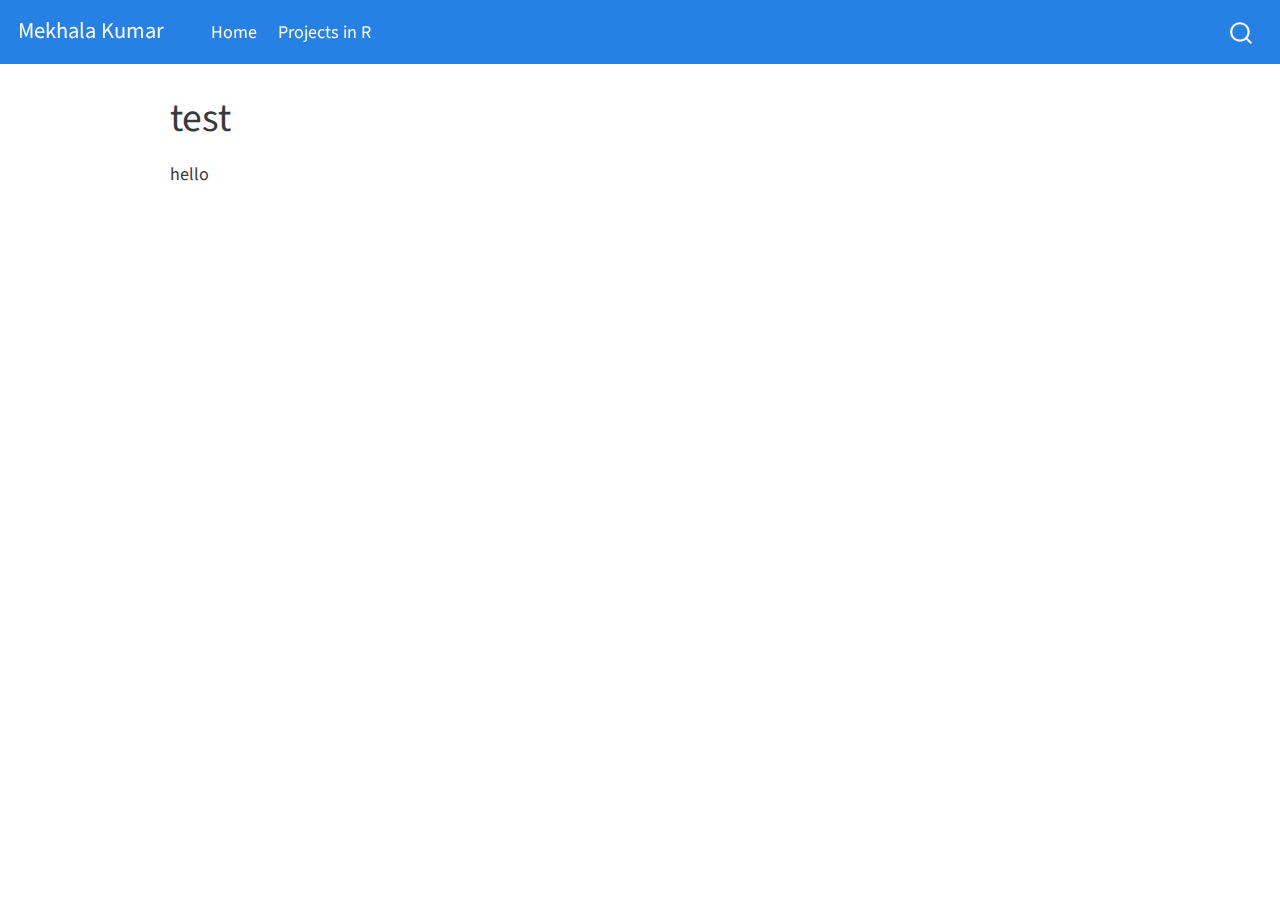
<file: docs/posts/test.html>
<!DOCTYPE html>
<html xmlns="http://www.w3.org/1999/xhtml" lang="en" xml:lang="en"><head>

<meta charset="utf-8">
<meta name="generator" content="quarto-1.1.251">

<meta name="viewport" content="width=device-width, initial-scale=1.0, user-scalable=yes">


<title>Mekhala Kumar - test</title>
<style>
code{white-space: pre-wrap;}
span.smallcaps{font-variant: small-caps;}
div.columns{display: flex; gap: min(4vw, 1.5em);}
div.column{flex: auto; overflow-x: auto;}
div.hanging-indent{margin-left: 1.5em; text-indent: -1.5em;}
ul.task-list{list-style: none;}
ul.task-list li input[type="checkbox"] {
  width: 0.8em;
  margin: 0 0.8em 0.2em -1.6em;
  vertical-align: middle;
}
</style>


<script src="../site_libs/quarto-nav/quarto-nav.js"></script>
<script src="../site_libs/quarto-nav/headroom.min.js"></script>
<script src="../site_libs/clipboard/clipboard.min.js"></script>
<script src="../site_libs/quarto-search/autocomplete.umd.js"></script>
<script src="../site_libs/quarto-search/fuse.min.js"></script>
<script src="../site_libs/quarto-search/quarto-search.js"></script>
<meta name="quarto:offset" content="../">
<script src="../site_libs/quarto-html/quarto.js"></script>
<script src="../site_libs/quarto-html/popper.min.js"></script>
<script src="../site_libs/quarto-html/tippy.umd.min.js"></script>
<script src="../site_libs/quarto-html/anchor.min.js"></script>
<link href="../site_libs/quarto-html/tippy.css" rel="stylesheet">
<link href="../site_libs/quarto-html/quarto-syntax-highlighting.css" rel="stylesheet" id="quarto-text-highlighting-styles">
<script src="../site_libs/bootstrap/bootstrap.min.js"></script>
<link href="../site_libs/bootstrap/bootstrap-icons.css" rel="stylesheet">
<link href="../site_libs/bootstrap/bootstrap.min.css" rel="stylesheet" id="quarto-bootstrap" data-mode="light">
<script id="quarto-search-options" type="application/json">{
  "location": "navbar",
  "copy-button": false,
  "collapse-after": 3,
  "panel-placement": "end",
  "type": "overlay",
  "limit": 20,
  "language": {
    "search-no-results-text": "No results",
    "search-matching-documents-text": "matching documents",
    "search-copy-link-title": "Copy link to search",
    "search-hide-matches-text": "Hide additional matches",
    "search-more-match-text": "more match in this document",
    "search-more-matches-text": "more matches in this document",
    "search-clear-button-title": "Clear",
    "search-detached-cancel-button-title": "Cancel",
    "search-submit-button-title": "Submit"
  }
}</script>


<link rel="stylesheet" href="../styles.css">
</head>

<body class="nav-fixed">

<div id="quarto-search-results"></div>
  <header id="quarto-header" class="headroom fixed-top">
    <nav class="navbar navbar-expand-lg navbar-dark ">
      <div class="navbar-container container-fluid">
      <div class="navbar-brand-container">
    <a class="navbar-brand" href="../index.html">
    <span class="navbar-title">Mekhala Kumar</span>
    </a>
  </div>
          <button class="navbar-toggler" type="button" data-bs-toggle="collapse" data-bs-target="#navbarCollapse" aria-controls="navbarCollapse" aria-expanded="false" aria-label="Toggle navigation" onclick="if (window.quartoToggleHeadroom) { window.quartoToggleHeadroom(); }">
  <span class="navbar-toggler-icon"></span>
</button>
          <div class="collapse navbar-collapse" id="navbarCollapse">
            <ul class="navbar-nav navbar-nav-scroll me-auto">
  <li class="nav-item">
    <a class="nav-link" href="../index.html">Home</a>
  </li>  
  <li class="nav-item">
    <a class="nav-link" href="../ProjectsinR.html">Projects in R</a>
  </li>  
</ul>
              <div id="quarto-search" class="" title="Search"></div>
          </div> <!-- /navcollapse -->
      </div> <!-- /container-fluid -->
    </nav>
</header>
<!-- content -->
<div id="quarto-content" class="quarto-container page-columns page-rows-contents page-layout-article page-navbar">
<!-- sidebar -->
<!-- margin-sidebar -->
    <div id="quarto-margin-sidebar" class="sidebar margin-sidebar">
        
    </div>
<!-- main -->
<main class="content" id="quarto-document-content">

<header id="title-block-header" class="quarto-title-block default">
<div class="quarto-title">
<h1 class="title">test</h1>
</div>



<div class="quarto-title-meta">

    
    
  </div>
  

</header>

<p>hello</p>



</main> <!-- /main -->
<script id="quarto-html-after-body" type="application/javascript">
window.document.addEventListener("DOMContentLoaded", function (event) {
  const toggleBodyColorMode = (bsSheetEl) => {
    const mode = bsSheetEl.getAttribute("data-mode");
    const bodyEl = window.document.querySelector("body");
    if (mode === "dark") {
      bodyEl.classList.add("quarto-dark");
      bodyEl.classList.remove("quarto-light");
    } else {
      bodyEl.classList.add("quarto-light");
      bodyEl.classList.remove("quarto-dark");
    }
  }
  const toggleBodyColorPrimary = () => {
    const bsSheetEl = window.document.querySelector("link#quarto-bootstrap");
    if (bsSheetEl) {
      toggleBodyColorMode(bsSheetEl);
    }
  }
  toggleBodyColorPrimary();  
  const icon = "";
  const anchorJS = new window.AnchorJS();
  anchorJS.options = {
    placement: 'right',
    icon: icon
  };
  anchorJS.add('.anchored');
  const clipboard = new window.ClipboardJS('.code-copy-button', {
    target: function(trigger) {
      return trigger.previousElementSibling;
    }
  });
  clipboard.on('success', function(e) {
    // button target
    const button = e.trigger;
    // don't keep focus
    button.blur();
    // flash "checked"
    button.classList.add('code-copy-button-checked');
    var currentTitle = button.getAttribute("title");
    button.setAttribute("title", "Copied!");
    setTimeout(function() {
      button.setAttribute("title", currentTitle);
      button.classList.remove('code-copy-button-checked');
    }, 1000);
    // clear code selection
    e.clearSelection();
  });
  function tippyHover(el, contentFn) {
    const config = {
      allowHTML: true,
      content: contentFn,
      maxWidth: 500,
      delay: 100,
      arrow: false,
      appendTo: function(el) {
          return el.parentElement;
      },
      interactive: true,
      interactiveBorder: 10,
      theme: 'quarto',
      placement: 'bottom-start'
    };
    window.tippy(el, config); 
  }
  const noterefs = window.document.querySelectorAll('a[role="doc-noteref"]');
  for (var i=0; i<noterefs.length; i++) {
    const ref = noterefs[i];
    tippyHover(ref, function() {
      // use id or data attribute instead here
      let href = ref.getAttribute('data-footnote-href') || ref.getAttribute('href');
      try { href = new URL(href).hash; } catch {}
      const id = href.replace(/^#\/?/, "");
      const note = window.document.getElementById(id);
      return note.innerHTML;
    });
  }
  var bibliorefs = window.document.querySelectorAll('a[role="doc-biblioref"]');
  for (var i=0; i<bibliorefs.length; i++) {
    const ref = bibliorefs[i];
    const cites = ref.parentNode.getAttribute('data-cites').split(' ');
    tippyHover(ref, function() {
      var popup = window.document.createElement('div');
      cites.forEach(function(cite) {
        var citeDiv = window.document.createElement('div');
        citeDiv.classList.add('hanging-indent');
        citeDiv.classList.add('csl-entry');
        var biblioDiv = window.document.getElementById('ref-' + cite);
        if (biblioDiv) {
          citeDiv.innerHTML = biblioDiv.innerHTML;
        }
        popup.appendChild(citeDiv);
      });
      return popup.innerHTML;
    });
  }
});
</script>
</div> <!-- /content -->



</body></html>
</file>
<file: docs/site_libs/quarto-html/tippy.css>
.tippy-box[data-animation=fade][data-state=hidden]{opacity:0}[data-tippy-root]{max-width:calc(100vw - 10px)}.tippy-box{position:relative;background-color:#333;color:#fff;border-radius:4px;font-size:14px;line-height:1.4;white-space:normal;outline:0;transition-property:transform,visibility,opacity}.tippy-box[data-placement^=top]>.tippy-arrow{bottom:0}.tippy-box[data-placement^=top]>.tippy-arrow:before{bottom:-7px;left:0;border-width:8px 8px 0;border-top-color:initial;transform-origin:center top}.tippy-box[data-placement^=bottom]>.tippy-arrow{top:0}.tippy-box[data-placement^=bottom]>.tippy-arrow:before{top:-7px;left:0;border-width:0 8px 8px;border-bottom-color:initial;transform-origin:center bottom}.tippy-box[data-placement^=left]>.tippy-arrow{right:0}.tippy-box[data-placement^=left]>.tippy-arrow:before{border-width:8px 0 8px 8px;border-left-color:initial;right:-7px;transform-origin:center left}.tippy-box[data-placement^=right]>.tippy-arrow{left:0}.tippy-box[data-placement^=right]>.tippy-arrow:before{left:-7px;border-width:8px 8px 8px 0;border-right-color:initial;transform-origin:center right}.tippy-box[data-inertia][data-state=visible]{transition-timing-function:cubic-bezier(.54,1.5,.38,1.11)}.tippy-arrow{width:16px;height:16px;color:#333}.tippy-arrow:before{content:"";position:absolute;border-color:transparent;border-style:solid}.tippy-content{position:relative;padding:5px 9px;z-index:1}
</file>
<file: docs/site_libs/quarto-html/quarto-syntax-highlighting.css>
/* quarto syntax highlight colors */
:root {
  --quarto-hl-ot-color: #003B4F;
  --quarto-hl-at-color: #657422;
  --quarto-hl-ss-color: #20794D;
  --quarto-hl-an-color: #5E5E5E;
  --quarto-hl-fu-color: #4758AB;
  --quarto-hl-st-color: #20794D;
  --quarto-hl-cf-color: #003B4F;
  --quarto-hl-op-color: #5E5E5E;
  --quarto-hl-er-color: #AD0000;
  --quarto-hl-bn-color: #AD0000;
  --quarto-hl-al-color: #AD0000;
  --quarto-hl-va-color: #111111;
  --quarto-hl-bu-color: inherit;
  --quarto-hl-ex-color: inherit;
  --quarto-hl-pp-color: #AD0000;
  --quarto-hl-in-color: #5E5E5E;
  --quarto-hl-vs-color: #20794D;
  --quarto-hl-wa-color: #5E5E5E;
  --quarto-hl-do-color: #5E5E5E;
  --quarto-hl-im-color: #00769E;
  --quarto-hl-ch-color: #20794D;
  --quarto-hl-dt-color: #AD0000;
  --quarto-hl-fl-color: #AD0000;
  --quarto-hl-co-color: #5E5E5E;
  --quarto-hl-cv-color: #5E5E5E;
  --quarto-hl-cn-color: #8f5902;
  --quarto-hl-sc-color: #5E5E5E;
  --quarto-hl-dv-color: #AD0000;
  --quarto-hl-kw-color: #003B4F;
}

/* other quarto variables */
:root {
  --quarto-font-monospace: SFMono-Regular, Menlo, Monaco, Consolas, "Liberation Mono", "Courier New", monospace;
}

pre > code.sourceCode > span {
  color: #003B4F;
}

code span {
  color: #003B4F;
}

code.sourceCode > span {
  color: #003B4F;
}

div.sourceCode,
div.sourceCode pre.sourceCode {
  color: #003B4F;
}

code span.ot {
  color: #003B4F;
}

code span.at {
  color: #657422;
}

code span.ss {
  color: #20794D;
}

code span.an {
  color: #5E5E5E;
}

code span.fu {
  color: #4758AB;
}

code span.st {
  color: #20794D;
}

code span.cf {
  color: #003B4F;
}

code span.op {
  color: #5E5E5E;
}

code span.er {
  color: #AD0000;
}

code span.bn {
  color: #AD0000;
}

code span.al {
  color: #AD0000;
}

code span.va {
  color: #111111;
}

code span.pp {
  color: #AD0000;
}

code span.in {
  color: #5E5E5E;
}

code span.vs {
  color: #20794D;
}

code span.wa {
  color: #5E5E5E;
  font-style: italic;
}

code span.do {
  color: #5E5E5E;
  font-style: italic;
}

code span.im {
  color: #00769E;
}

code span.ch {
  color: #20794D;
}

code span.dt {
  color: #AD0000;
}

code span.fl {
  color: #AD0000;
}

code span.co {
  color: #5E5E5E;
}

code span.cv {
  color: #5E5E5E;
  font-style: italic;
}

code span.cn {
  color: #8f5902;
}

code span.sc {
  color: #5E5E5E;
}

code span.dv {
  color: #AD0000;
}

code span.kw {
  color: #003B4F;
}

.prevent-inlining {
  content: "</";
}

/*# sourceMappingURL=debc5d5d77c3f9108843748ff7464032.css.map */
</file>
<file: docs/styles.css>
/* css styles */
</file>
